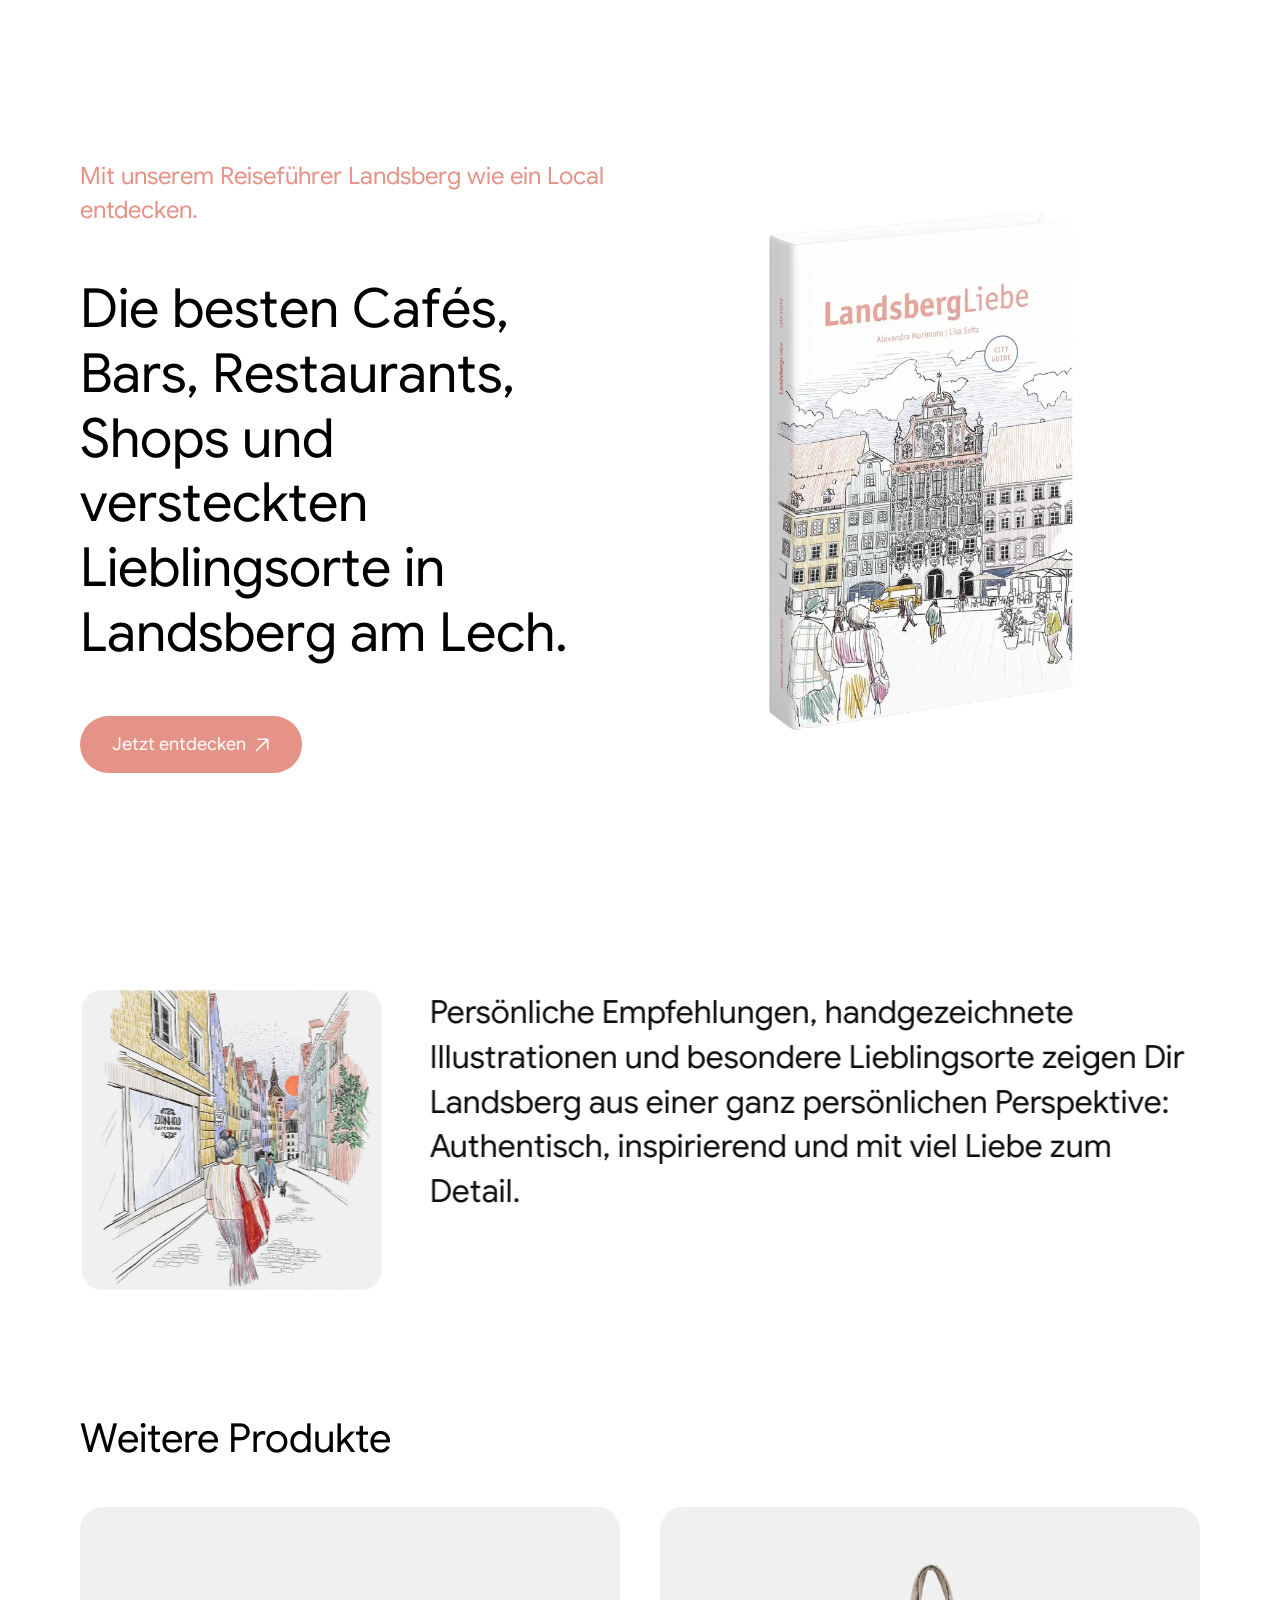
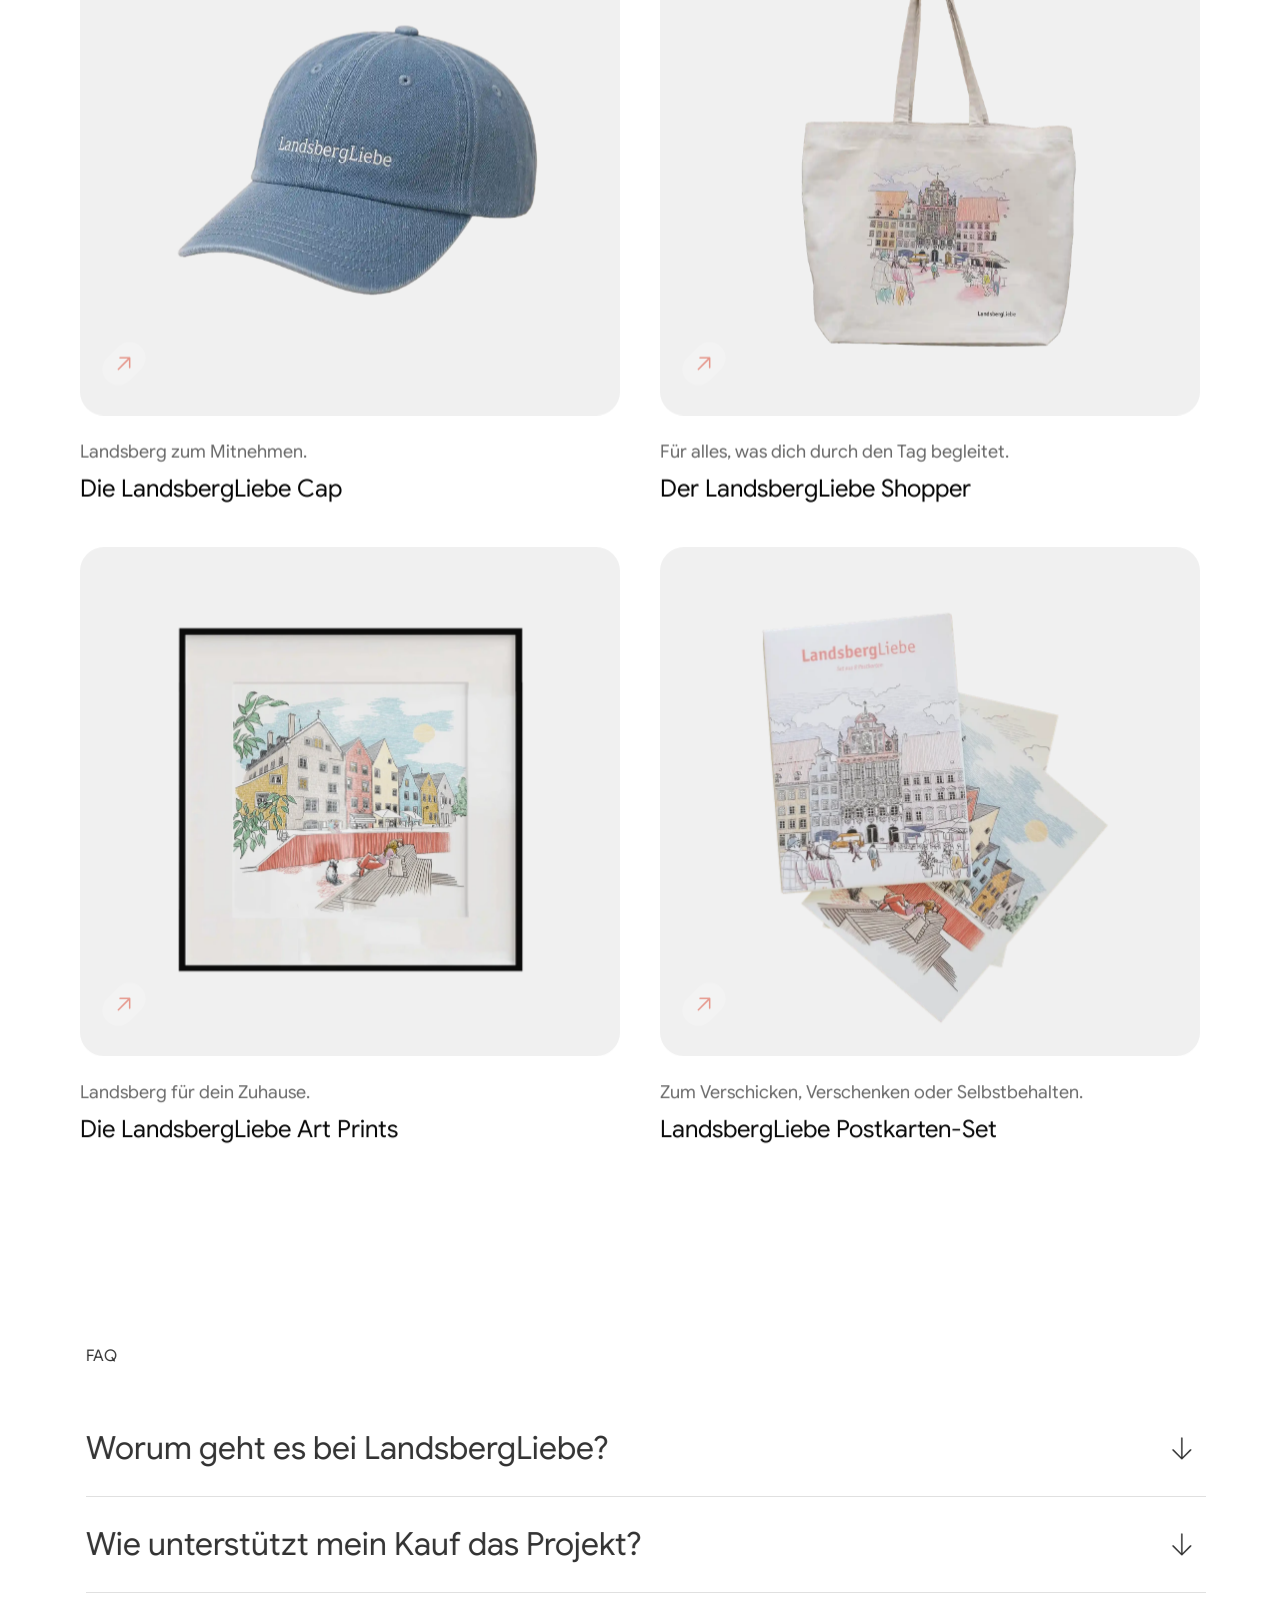
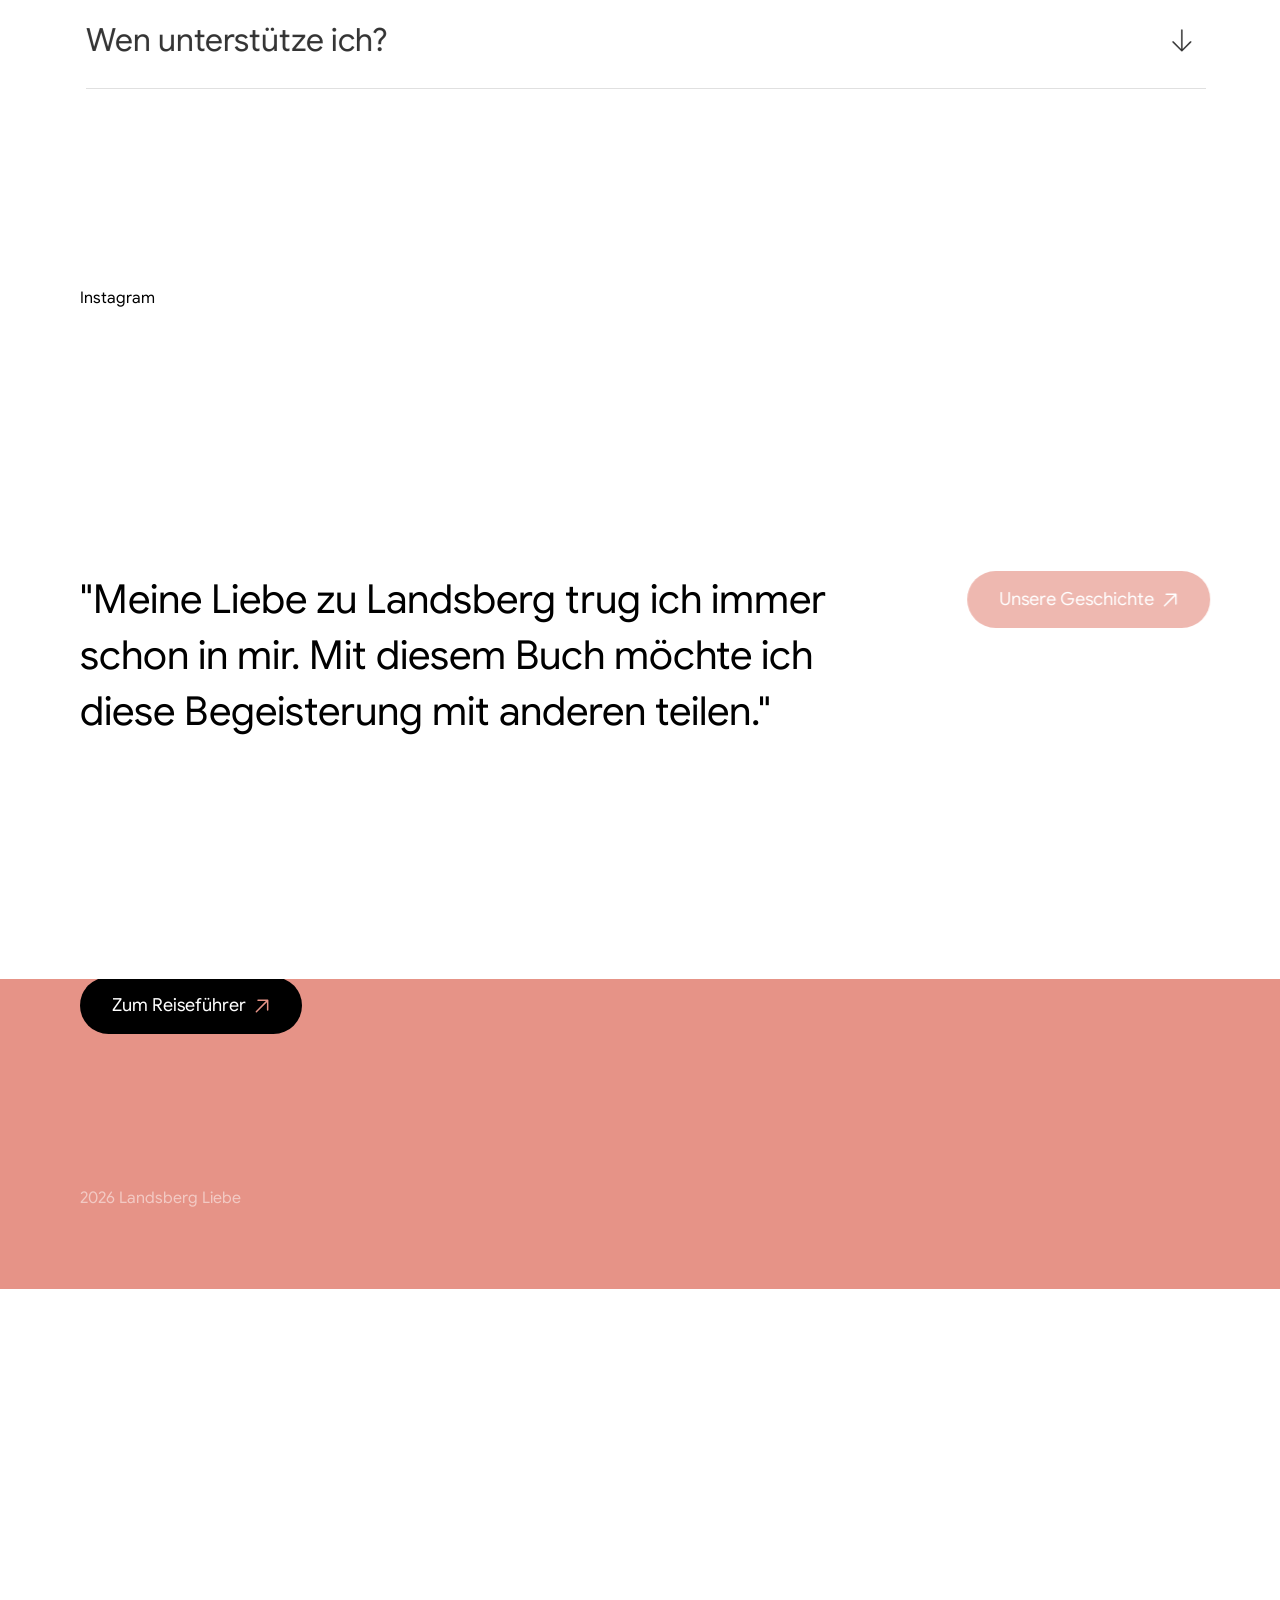
<file: index.html>
<!DOCTYPE html><!-- Made in Framer · framer.com ✨ --><!-- Published Oct 6, 2026, 12:11 PM UTC --><html lang="de"><head><style>
#__framer-badge-container,#__framer-template-badge-container,
a[href*="framer.com/templates"],a[href*="framer.com/marketplace"]{display:none!important;pointer-events:none!important;height:0!important;overflow:hidden!important}
</style><script>
(function(){
  // Detect file:// protocol — ES modules and root-relative URLs don't work on file://
  if(location.protocol==='file:'){
    document.addEventListener('DOMContentLoaded',function(){
      var isMac=navigator.platform.indexOf('Mac')!==-1;
      var isWin=navigator.platform.indexOf('Win')!==-1;
      var termName=isMac?'Terminal':isWin?'Command Prompt':'Terminal';
      var openCmd=isMac?'Press Cmd + Space, type "Terminal"':isWin?'Press Win + R, type "cmd"':'Open your terminal';
      var fp=decodeURIComponent(location.pathname);
      var dir=fp.substring(isWin?1:0,fp.lastIndexOf('/'));
      var cdPath='cd "'+dir+'"';
      var serveCmd='npx serve -l 8000';
      var d=document.createElement('div');
      d.style.cssText='position:fixed;inset:0;z-index:999999;background:#fff;display:flex;align-items:center;justify-content:center;font-family:-apple-system,system-ui,sans-serif;padding:32px;text-align:center';
      d.innerHTML='<div style="max-width:520px;text-align:left">'
        +'<h2 style="font-size:1.5rem;margin:0 0 8px;color:#111;text-align:center">This site needs a web server</h2>'
        +'<p style="color:#555;line-height:1.6;margin:0 0 20px;text-align:center;font-size:0.9rem">You opened this file directly. Follow these steps to preview it:</p>'
        +'<ol style="margin:0 0 20px;padding-left:20px;color:#333;line-height:2.2;font-size:0.88rem">'
        +'<li>Open <strong>'+termName+'</strong> <span style="color:#888">('+openCmd+')</span></li>'
        +'<li>Navigate to this folder: <code style="background:#f5f5f5;padding:2px 8px;border-radius:4px;font-size:0.82rem">'+cdPath+'</code></li>'
        +'<li>Start a local server: <code style="background:#f5f5f5;padding:2px 8px;border-radius:4px;font-size:0.82rem">'+serveCmd+'</code></li>'
        +'<li>Open <a href="http://localhost:8000" style="color:#2563eb;font-weight:500">http://localhost:8000</a> in your browser</li>'
        +'</ol>'
        +'<p style="color:#888;font-size:0.78rem;margin:0 0 6px;text-align:center">Requires <a href="https://nodejs.org" style="color:#2563eb" target="_blank">Node.js</a>. Or use Python: <code style="background:#f5f5f5;padding:2px 8px;border-radius:4px;font-size:0.78rem">'+(isWin?'python -m http.server 8000':'python3 -m http.server 8000')+'</code></p>'
        +'<p style="color:#888;font-size:0.78rem;margin:0;text-align:center">Press Ctrl+C in the terminal to stop the server when done.</p>'
        +'</div>';
      document.body.appendChild(d);
    });
    return;
  }
  var _f=window.fetch;
  window.fetch=function(u,o){
    // Extract URL string from string, URL object, or Request object
    var _us=typeof u==='string'?u:(u&&u.href?u.href:(u&&u.url?u.url:''));
    if(_us&&/events\.framer\.com/.test(_us))
      return Promise.resolve(new Response(''));
    // Handle .framercms range requests (cmsBackendCompression protocol).
    // Two distinct request shapes need separate handling:
    //
    //   1) ?range=from-to,from-to query param — older CDN-slicing protocol.
    //      Framer CDN extracts the ranges server-side and returns ONLY those
    //      bytes concatenated. Local server returns the full file, so we
    //      slice client-side and return the concatenated result.
    //
    //   2) Range: bytes=from-to,from-to HTTP header — current Framer SDK path
    //      (function Xe in chunk-AG6AYVB4.mjs). The SDK itself handles slicing
    //      on the 200-status path; on 206 it parses multipart/byteranges.
    //      Local servers (e.g. Python http.server) return 206 with the wrong
    //      Content-Type for multi-range requests, tripping the multipart parser
    //      with "Missing Content-Type header". Fix: strip the Range header,
    //      fetch the full file with status 200, and pass it through unchanged
    //      so the SDK takes its own slice path.
    if(_us&&_us.indexOf('.framercms')!==-1){
      try{
        var _OU=typeof _U!=='undefined'?_U:URL;
        var _p=new _OU(_us);
        var _rng=_p.searchParams.get('range');
        if(_rng){
          _p.searchParams.delete('range');
          _p.searchParams.delete('rangeHash');
          return _f.call(window,_p.href).then(function(r2){
            if(!r2.ok)return r2;
            return r2.arrayBuffer().then(function(buf){
              var d=new Uint8Array(buf);
              var parts=_rng.split(','),total=0,ranges=[];
              for(var i=0;i<parts.length;i++){
                var pp=parts[i].split('-');
                var from=parseInt(pp[0],10),to=parseInt(pp[1],10)+1;
                ranges.push({f:from,t:to});total+=to-from;
              }
              var result=new Uint8Array(total),off=0;
              for(var i=0;i<ranges.length;i++){
                var end=Math.min(ranges[i].t,d.length);
                result.set(d.subarray(ranges[i].f,end),off);
                off+=end-ranges[i].f;
              }
              return new Response(result.buffer,{status:200,headers:{'Content-Type':'application/octet-stream'}});
            });
          });
        }
        // No ?range= query param — check for a Range: HTTP header on the init
        // or Request object. If present, refetch without it so the local server
        // returns 200 + full file. The Framer SDK will slice it itself.
        var _hdrRange=null;
        try{
          if(o&&o.headers){
            if(typeof o.headers.get==='function') _hdrRange=o.headers.get('Range')||o.headers.get('range');
            else _hdrRange=o.headers.Range||o.headers.range;
          }
          if(!_hdrRange&&u&&typeof u==='object'&&u.headers&&typeof u.headers.get==='function'){
            _hdrRange=u.headers.get('Range')||u.headers.get('range');
          }
        }catch(_){}
        if(_hdrRange){
          var _init={};
          if(o){
            for(var _k in o){ if(_k!=='headers') _init[_k]=o[_k]; }
            if(o.headers){
              var _hh={};
              if(typeof o.headers.forEach==='function'){
                o.headers.forEach(function(v,k){ if(k.toLowerCase()!=='range') _hh[k]=v; });
              }else{
                for(var _k2 in o.headers){ if(_k2.toLowerCase()!=='range') _hh[_k2]=o.headers[_k2]; }
              }
              _init.headers=_hh;
            }
          }
          // Pass full response straight through — the SDK handles 200 by
          // slicing the buffer itself using its own range list.
          return _f.call(window,_us,_init);
        }
      }catch(e){}
    }
    return _f.apply(this,arguments);
  };
  // Patch URL constructor: our rewriting turns absolute CDN URLs into relative paths,
  // which breaks new URL(path, base) when the base is no longer absolute.
  // This catches the error and prepends location.origin to make relative bases work.
  var _U=URL;
  URL=function(u,b){
    try{return new _U(u,b)}catch(e){
      if(b&&typeof b==='string'&&!b.includes('://')){
        return new _U(u,location.origin+(b[0]==='/'?'':'/')+b);
      }
      throw e;
    }
  };
  URL.prototype=_U.prototype;
  URL.createObjectURL=_U.createObjectURL;
  URL.revokeObjectURL=_U.revokeObjectURL;
  // Remove marketplace/template CTA anchors.
  // Do NOT remove #__framer-badge-container or #__framer-template-badge-container —
  // Framer's script_main calls hydrateRoot() on those elements. Removing them
  // makes getElementById return null, triggering React error #405. The CSS
  // (CLEANUP_CSS + inline display:none) keeps them hidden without DOM removal.
  function _clean(){
    document.querySelectorAll('a[href*="framer.com/templates"],a[href*="framer.com/marketplace"]').forEach(function(a){
      var wrap=a.closest('[class*="-container"]');
      if(wrap&&wrap!==a.closest('[data-framer-name="Container"]')){wrap.remove();return;}
      a.remove();
    });
  }
  _clean();
  document.addEventListener('DOMContentLoaded',_clean);
  new MutationObserver(function(muts){
    for(var i=0;i<muts.length;i++){
      for(var j=0;j<muts[i].addedNodes.length;j++){
        var n=muts[i].addedNodes[j];
        if(n.nodeType!==1)continue;
        if(n.querySelector&&n.querySelector('a[href*="framer.com/marketplace"],a[href*="framer.com/templates"]')){_clean();}
      }
    }
  }).observe(document.documentElement,{childList:true,subtree:true});
})();
</script>
	<meta charset="utf-8">
	<meta name="viewport" content="width=device-width">
	<meta name="generator" content="Framer 4635c17">
	<title>LandsbergLiebe – Dein Reiseführer für Landsberg am Lech</title>
    <meta property="og:url" content="https://hilarious-work-663382.framer.app/"><meta name="description" content="Persönliche Empfehlungen, handgezeichnete Illustrationen und besondere Lieblingsorte zeigen Dir Landsberg aus einer ganz persönlichen Perspektive: Authentisch, inspirierend und mit viel Liebe zum Detail.">
    
    
    <meta name="framer-html-plugin" content="disable">
    <link href="/images/lZRfbpkXyYmv8LLtX9rcyJ7bFQ.png" rel="icon" media="(prefers-color-scheme: light)">
    <link href="/images/lZRfbpkXyYmv8LLtX9rcyJ7bFQ.png" rel="icon" media="(prefers-color-scheme: dark)">
    <link rel="apple-touch-icon" href="/images/lZRfbpkXyYmv8LLtX9rcyJ7bFQ.png">
    <!-- Open Graph -->
    <meta property="og:type" content="website">
    <meta property="og:title" content="LandsbergLiebe – Dein Reiseführer für Landsberg am Lech">
    <meta property="og:description" content="Persönliche Empfehlungen, handgezeichnete Illustrationen und besondere Lieblingsorte zeigen Dir Landsberg aus einer ganz persönlichen Perspektive: Authentisch, inspirierend und mit viel Liebe zum Detail.">
    <meta property="og:image" content="/assets/YVTjo7DMEL1c4x8ipq6iVytCA.png">
    <!-- X -->
    <meta name="twitter:card" content="summary_large_image">
    <meta name="twitter:title" content="LandsbergLiebe – Dein Reiseführer für Landsberg am Lech">
    <meta name="twitter:description" content="Persönliche Empfehlungen, handgezeichnete Illustrationen und besondere Lieblingsorte zeigen Dir Landsberg aus einer ganz persönlichen Perspektive: Authentisch, inspirierend und mit viel Liebe zum Detail.">
    <meta name="twitter:image" content="/assets/YVTjo7DMEL1c4x8ipq6iVytCA.png">
	
	
	
	
	<!-- Start of headStart -->
    
    <!-- End of headStart -->
	
	<style data-framer-font-css="">/* armenian */
@font-face {
  font-family: 'Google Sans';
  font-style: italic;
  font-weight: 400;
  font-display: swap;
  src: url(/fonts/ff603d19_4UairENHsxJlGDuGo1OIlL3L2JB874GPhFI9_IqmuRqGpjeaLi42kO8QvnQkr74vu-A.woff2) format('woff2');
  unicode-range: U+0308, U+0530-058F, U+2010, U+2024, U+25CC, U+FB13-FB17;
}
/* bengali */
@font-face {
  font-family: 'Google Sans';
  font-style: italic;
  font-weight: 400;
  font-display: swap;
  src: url(/fonts/8d7a2fe2_4UairENHsxJlGDuGo1OIlL3L2JB874GPhFI9_IqmuRqGpjeaLi42kO8QvnQkrb4vu-A.woff2) format('woff2');
  unicode-range: U+0951-0952, U+0964-0965, U+0980-09FE, U+1CD0, U+1CD2, U+1CD5-1CD6, U+1CD8, U+1CE1, U+1CEA, U+1CED, U+1CF2, U+1CF5-1CF7, U+200C-200D, U+20B9, U+25CC, U+A8F1, U+11DF0-11DF1;
}
/* canadian-aboriginal */
@font-face {
  font-family: 'Google Sans';
  font-style: italic;
  font-weight: 400;
  font-display: swap;
  src: url(/fonts/9523def0_4UairENHsxJlGDuGo1OIlL3L2JB874GPhFI9_IqmuRqGpjeaLi42kO8QvnQkkL4vu-A.woff2) format('woff2');
  unicode-range: U+02C7, U+02D8-02D9, U+02DB, U+0307, U+1400-167F, U+18B0-18F5, U+25CC, U+11AB0-11ABF;
}
/* cyrillic-ext */
@font-face {
  font-family: 'Google Sans';
  font-style: italic;
  font-weight: 400;
  font-display: swap;
  src: url(/fonts/1b54ca8d_4UairENHsxJlGDuGo1OIlL3L2JB874GPhFI9_IqmuRqGpjeaLi42kO8QvnQksr4vu-A.woff2) format('woff2');
  unicode-range: U+0460-052F, U+1C80-1C8A, U+20B4, U+2DE0-2DFF, U+A640-A69F, U+FE2E-FE2F;
}
/* cyrillic */
@font-face {
  font-family: 'Google Sans';
  font-style: italic;
  font-weight: 400;
  font-display: swap;
  src: url(/fonts/634874ed_4UairENHsxJlGDuGo1OIlL3L2JB874GPhFI9_IqmuRqGpjeaLi42kO8QvnQku74vu-A.woff2) format('woff2');
  unicode-range: U+0301, U+0400-045F, U+0490-0491, U+04B0-04B1, U+2116;
}
/* devanagari */
@font-face {
  font-family: 'Google Sans';
  font-style: italic;
  font-weight: 400;
  font-display: swap;
  src: url(/fonts/486e0e65_4UairENHsxJlGDuGo1OIlL3L2JB874GPhFI9_IqmuRqGpjeaLi42kO8QvnQkvr4vu-A.woff2) format('woff2');
  unicode-range: U+0900-097F, U+1CD0-1CF4, U+1CF7-1CF9, U+200C-200D, U+20A8, U+20B9, U+20F0, U+25CC, U+A830-A839, U+A8E0-A8FF, U+11B00-11B0A;
}
/* ethiopic */
@font-face {
  font-family: 'Google Sans';
  font-style: italic;
  font-weight: 400;
  font-display: swap;
  src: url(/fonts/d85f602b_4UairENHsxJlGDuGo1OIlL3L2JB874GPhFI9_IqmuRqGpjeaLi42kO8QvnQkrr4vu-A.woff2) format('woff2');
  unicode-range: U+030E, U+1200-1399, U+2D80-2DDE, U+AB01-AB2E, U+1E7E0-1E7E6, U+1E7E8-1E7EB, U+1E7ED-1E7EE, U+1E7F0-1E7FE;
}
/* georgian */
@font-face {
  font-family: 'Google Sans';
  font-style: italic;
  font-weight: 400;
  font-display: swap;
  src: url(/fonts/d9640ff7_4UairENHsxJlGDuGo1OIlL3L2JB874GPhFI9_IqmuRqGpjeaLi42kO8QvnQkoL4vu-A.woff2) format('woff2');
  unicode-range: U+0589, U+10A0-10FF, U+1C90-1CBA, U+1CBD-1CBF, U+205A, U+2D00-2D2F, U+2E31;
}
/* greek-ext */
@font-face {
  font-family: 'Google Sans';
  font-style: italic;
  font-weight: 400;
  font-display: swap;
  src: url(/fonts/86a4f1f7_4UairENHsxJlGDuGo1OIlL3L2JB874GPhFI9_IqmuRqGpjeaLi42kO8QvnQks74vu-A.woff2) format('woff2');
  unicode-range: U+1F00-1FFF;
}
/* greek */
@font-face {
  font-family: 'Google Sans';
  font-style: italic;
  font-weight: 400;
  font-display: swap;
  src: url(/fonts/f1d310de_4UairENHsxJlGDuGo1OIlL3L2JB874GPhFI9_IqmuRqGpjeaLi42kO8QvnQkvL4vu-A.woff2) format('woff2');
  unicode-range: U+0370-0377, U+037A-037F, U+0384-038A, U+038C, U+038E-03A1, U+03A3-03FF;
}
/* gujarati */
@font-face {
  font-family: 'Google Sans';
  font-style: italic;
  font-weight: 400;
  font-display: swap;
  src: url(/fonts/21a4aeca_4UairENHsxJlGDuGo1OIlL3L2JB874GPhFI9_IqmuRqGpjeaLi42kO8QvnQkpL4vu-A.woff2) format('woff2');
  unicode-range: U+0951-0952, U+0964-0965, U+0A80-0AFF, U+200C-200D, U+20B9, U+25CC, U+A830-A839;
}
/* gurmukhi */
@font-face {
  font-family: 'Google Sans';
  font-style: italic;
  font-weight: 400;
  font-display: swap;
  src: url(/fonts/f82759a4_4UairENHsxJlGDuGo1OIlL3L2JB874GPhFI9_IqmuRqGpjeaLi42kO8QvnQknL4vu-A.woff2) format('woff2');
  unicode-range: U+0951-0952, U+0964-0965, U+0A01-0A76, U+200C-200D, U+20B9, U+25CC, U+262C, U+A830-A839;
}
/* hebrew */
@font-face {
  font-family: 'Google Sans';
  font-style: italic;
  font-weight: 400;
  font-display: swap;
  src: url(/fonts/8a9d6d65_4UairENHsxJlGDuGo1OIlL3L2JB874GPhFI9_IqmuRqGpjeaLi42kO8QvnQkvb4vu-A.woff2) format('woff2');
  unicode-range: U+0307-0308, U+0590-05FF, U+200C-2010, U+20AA, U+25CC, U+FB1D-FB4F;
}
/* khmer */
@font-face {
  font-family: 'Google Sans';
  font-style: italic;
  font-weight: 400;
  font-display: swap;
  src: url(/fonts/3b9cbdb6_4UairENHsxJlGDuGo1OIlL3L2JB874GPhFI9_IqmuRqGpjeaLi42kO8QvnQktL4vu-A.woff2) format('woff2');
  unicode-range: U+1780-17FF, U+19E0-19FF, U+200C-200D, U+25CC;
}
/* lao */
@font-face {
  font-family: 'Google Sans';
  font-style: italic;
  font-weight: 400;
  font-display: swap;
  src: url(/fonts/b2b5a55e_4UairENHsxJlGDuGo1OIlL3L2JB874GPhFI9_IqmuRqGpjeaLi42kO8QvnQktr4vu-A.woff2) format('woff2');
  unicode-range: U+0E81-0EDF, U+200C-200D, U+25CC;
}
/* malayalam */
@font-face {
  font-family: 'Google Sans';
  font-style: italic;
  font-weight: 400;
  font-display: swap;
  src: url(/fonts/2c58646b_4UairENHsxJlGDuGo1OIlL3L2JB874GPhFI9_IqmuRqGpjeaLi42kO8QvnQkp74vu-A.woff2) format('woff2');
  unicode-range: U+0307, U+0323, U+0951-0952, U+0964-0965, U+0B83, U+0D00-0D7F, U+1CDA, U+1CF2, U+200C-200D, U+20B9, U+25CC, U+A830-A832;
}
/* oriya */
@font-face {
  font-family: 'Google Sans';
  font-style: italic;
  font-weight: 400;
  font-display: swap;
  src: url(/fonts/d476f7a5_4UairENHsxJlGDuGo1OIlL3L2JB874GPhFI9_IqmuRqGpjeaLi42kO8QvnQkpr4vu-A.woff2) format('woff2');
  unicode-range: U+0951-0952, U+0964-0965, U+0B01-0B77, U+1CDA, U+1CF2, U+200C-200D, U+20B9, U+25CC;
}
/* sinhala */
@font-face {
  font-family: 'Google Sans';
  font-style: italic;
  font-weight: 400;
  font-display: swap;
  src: url(/fonts/a516983c_4UairENHsxJlGDuGo1OIlL3L2JB874GPhFI9_IqmuRqGpjeaLi42kO8QvnQkor4vu-A.woff2) format('woff2');
  unicode-range: U+0964-0965, U+0D81-0DF4, U+1CF2, U+200C-200D, U+25CC, U+111E1-111F4;
}
/* symbols */
@font-face {
  font-family: 'Google Sans';
  font-style: italic;
  font-weight: 400;
  font-display: swap;
  src: url(/fonts/1f51441c_4UairENHsxJlGDuGo1OIlL3L2JB874GPhFI9_IqmuRqGpjeaLi42kO8QvnQk0b4vu-A.woff2) format('woff2');
  unicode-range: U+0001-000C, U+000E-001F, U+007F-009F, U+20DD-20E0, U+20E2-20E4, U+2150-218F, U+2190, U+2192, U+2194-2199, U+21AF, U+21E6-21F0, U+21F3, U+2218-2219, U+2299, U+22C4-22C6, U+2300-243F, U+2440-244A, U+2460-24FF, U+25A0-27BF, U+2800-28FF, U+2921-2922, U+2981, U+29BF, U+29EB, U+2B00-2BFF, U+4DC0-4DFF, U+FFF9-FFFB, U+10140-1018E, U+10190-1019C, U+101A0, U+101D0-101FD, U+102E0-102FB, U+10E60-10E7E, U+1D2C0-1D2D3, U+1D2E0-1D37F, U+1F000-1F0FF, U+1F100-1F1AE, U+1F1E6-1F1FF, U+1F30D-1F30F, U+1F315, U+1F31C, U+1F31E, U+1F320-1F32C, U+1F336, U+1F378, U+1F37D, U+1F382, U+1F393-1F39F, U+1F3A7-1F3A8, U+1F3AC-1F3AF, U+1F3C2, U+1F3C4-1F3C6, U+1F3CA-1F3CE, U+1F3D4-1F3E0, U+1F3ED, U+1F3F1-1F3F3, U+1F3F5-1F3F7, U+1F408, U+1F415, U+1F41F, U+1F426, U+1F43F, U+1F441-1F442, U+1F444, U+1F446-1F449, U+1F44C-1F44E, U+1F453, U+1F46A, U+1F47D, U+1F4A3, U+1F4B0, U+1F4B3, U+1F4B9, U+1F4BB, U+1F4BF, U+1F4C8-1F4CB, U+1F4D6, U+1F4DA, U+1F4DF, U+1F4E3-1F4E6, U+1F4EA-1F4ED, U+1F4F7, U+1F4F9-1F4FB, U+1F4FD-1F4FE, U+1F503, U+1F507-1F50B, U+1F50D, U+1F512-1F513, U+1F53E-1F54A, U+1F54F-1F5FA, U+1F610, U+1F650-1F67F, U+1F687, U+1F68D, U+1F691, U+1F694, U+1F698, U+1F6AD, U+1F6B2, U+1F6B9-1F6BA, U+1F6BC, U+1F6C6-1F6CF, U+1F6D3-1F6D7, U+1F6E0-1F6EA, U+1F6F0-1F6F3, U+1F6F7-1F6FC, U+1F700-1F80B, U+1F810-1F847, U+1F850-1F859, U+1F860-1F887, U+1F890-1F8AD, U+1F8B0-1F8BB, U+1F8C0-1F8C1, U+1F8D0-1F8D8, U+1F900-1F90B, U+1F93B, U+1F946, U+1F984, U+1F996, U+1F9E9, U+1FA00-1FA6F, U+1FA70-1FA7C, U+1FA80-1FAC6, U+1FAC8, U+1FACC-1FADD, U+1FADF-1FAEB, U+1FAEF-1FAFA, U+1FB00-1FBFF;
}
/* tamil */
@font-face {
  font-family: 'Google Sans';
  font-style: italic;
  font-weight: 400;
  font-display: swap;
  src: url(/fonts/5cf00474_4UairENHsxJlGDuGo1OIlL3L2JB874GPhFI9_IqmuRqGpjeaLi42kO8QvnQkqb4vu-A.woff2) format('woff2');
  unicode-range: U+0964-0965, U+0B82-0BFA, U+200C-200D, U+20B9, U+25CC;
}
/* telugu */
@font-face {
  font-family: 'Google Sans';
  font-style: italic;
  font-weight: 400;
  font-display: swap;
  src: url(/fonts/d98bb0da_4UairENHsxJlGDuGo1OIlL3L2JB874GPhFI9_IqmuRqGpjeaLi42kO8QvnQko74vu-A.woff2) format('woff2');
  unicode-range: U+0951-0952, U+0964-0965, U+0B83, U+0C00-0C7F, U+1CD5-1CD6, U+1CD8, U+1CDA, U+1CF2, U+200C-200D, U+25CC;
}
/* thai */
@font-face {
  font-family: 'Google Sans';
  font-style: italic;
  font-weight: 400;
  font-display: swap;
  src: url(/fonts/27810297_4UairENHsxJlGDuGo1OIlL3L2JB874GPhFI9_IqmuRqGpjeaLi42kO8QvnQkq74vu-A.woff2) format('woff2');
  unicode-range: U+02D7, U+0303, U+0331, U+0E01-0E5B, U+200C-200D, U+25CC;
}
/* vietnamese */
@font-face {
  font-family: 'Google Sans';
  font-style: italic;
  font-weight: 400;
  font-display: swap;
  src: url(/fonts/ac41d69e_4UairENHsxJlGDuGo1OIlL3L2JB874GPhFI9_IqmuRqGpjeaLi42kO8QvnQksL4vu-A.woff2) format('woff2');
  unicode-range: U+0102-0103, U+0110-0111, U+0128-0129, U+0168-0169, U+01A0-01A1, U+01AF-01B0, U+0300-0301, U+0303-0304, U+0308-0309, U+0323, U+0329, U+1EA0-1EF9, U+20AB;
}
/* latin-ext */
@font-face {
  font-family: 'Google Sans';
  font-style: italic;
  font-weight: 400;
  font-display: swap;
  src: url(/fonts/194c0d49_4UairENHsxJlGDuGo1OIlL3L2JB874GPhFI9_IqmuRqGpjeaLi42kO8QvnQksb4vu-A.woff2) format('woff2');
  unicode-range: U+0100-02BA, U+02BD-02C5, U+02C7-02CC, U+02CE-02D7, U+02DD-02FF, U+0304, U+0308, U+0329, U+1D00-1DBF, U+1E00-1E9F, U+1EF2-1EFF, U+2020, U+20A0-20AB, U+20AD-20C4, U+2113, U+2C60-2C7F, U+A720-A7FF;
}
/* latin */
@font-face {
  font-family: 'Google Sans';
  font-style: italic;
  font-weight: 400;
  font-display: swap;
  src: url(/fonts/567b3396_4UairENHsxJlGDuGo1OIlL3L2JB874GPhFI9_IqmuRqGpjeaLi42kO8QvnQkv74v.woff2) format('woff2');
  unicode-range: U+0000-00FF, U+0131, U+0152-0153, U+02BB-02BC, U+02C6, U+02DA, U+02DC, U+0304, U+0308, U+0329, U+2000-206F, U+20AC, U+2122, U+2191, U+2193, U+2212, U+2215, U+FEFF, U+FFFD;
}
/* armenian */
@font-face {
  font-family: 'Google Sans';
  font-style: italic;
  font-weight: 700;
  font-display: swap;
  src: url(/fonts/ff603d19_4UairENHsxJlGDuGo1OIlL3L2JB874GPhFI9_IqmuRqGpjeaLi42kO8QvnQkr74vu-A.woff2) format('woff2');
  unicode-range: U+0308, U+0530-058F, U+2010, U+2024, U+25CC, U+FB13-FB17;
}
/* bengali */
@font-face {
  font-family: 'Google Sans';
  font-style: italic;
  font-weight: 700;
  font-display: swap;
  src: url(/fonts/8d7a2fe2_4UairENHsxJlGDuGo1OIlL3L2JB874GPhFI9_IqmuRqGpjeaLi42kO8QvnQkrb4vu-A.woff2) format('woff2');
  unicode-range: U+0951-0952, U+0964-0965, U+0980-09FE, U+1CD0, U+1CD2, U+1CD5-1CD6, U+1CD8, U+1CE1, U+1CEA, U+1CED, U+1CF2, U+1CF5-1CF7, U+200C-200D, U+20B9, U+25CC, U+A8F1, U+11DF0-11DF1;
}
/* canadian-aboriginal */
@font-face {
  font-family: 'Google Sans';
  font-style: italic;
  font-weight: 700;
  font-display: swap;
  src: url(/fonts/9523def0_4UairENHsxJlGDuGo1OIlL3L2JB874GPhFI9_IqmuRqGpjeaLi42kO8QvnQkkL4vu-A.woff2) format('woff2');
  unicode-range: U+02C7, U+02D8-02D9, U+02DB, U+0307, U+1400-167F, U+18B0-18F5, U+25CC, U+11AB0-11ABF;
}
/* cyrillic-ext */
@font-face {
  font-family: 'Google Sans';
  font-style: italic;
  font-weight: 700;
  font-display: swap;
  src: url(/fonts/1b54ca8d_4UairENHsxJlGDuGo1OIlL3L2JB874GPhFI9_IqmuRqGpjeaLi42kO8QvnQksr4vu-A.woff2) format('woff2');
  unicode-range: U+0460-052F, U+1C80-1C8A, U+20B4, U+2DE0-2DFF, U+A640-A69F, U+FE2E-FE2F;
}
/* cyrillic */
@font-face {
  font-family: 'Google Sans';
  font-style: italic;
  font-weight: 700;
  font-display: swap;
  src: url(/fonts/634874ed_4UairENHsxJlGDuGo1OIlL3L2JB874GPhFI9_IqmuRqGpjeaLi42kO8QvnQku74vu-A.woff2) format('woff2');
  unicode-range: U+0301, U+0400-045F, U+0490-0491, U+04B0-04B1, U+2116;
}
/* devanagari */
@font-face {
  font-family: 'Google Sans';
  font-style: italic;
  font-weight: 700;
  font-display: swap;
  src: url(/fonts/486e0e65_4UairENHsxJlGDuGo1OIlL3L2JB874GPhFI9_IqmuRqGpjeaLi42kO8QvnQkvr4vu-A.woff2) format('woff2');
  unicode-range: U+0900-097F, U+1CD0-1CF4, U+1CF7-1CF9, U+200C-200D, U+20A8, U+20B9, U+20F0, U+25CC, U+A830-A839, U+A8E0-A8FF, U+11B00-11B0A;
}
/* ethiopic */
@font-face {
  font-family: 'Google Sans';
  font-style: italic;
  font-weight: 700;
  font-display: swap;
  src: url(/fonts/d85f602b_4UairENHsxJlGDuGo1OIlL3L2JB874GPhFI9_IqmuRqGpjeaLi42kO8QvnQkrr4vu-A.woff2) format('woff2');
  unicode-range: U+030E, U+1200-1399, U+2D80-2DDE, U+AB01-AB2E, U+1E7E0-1E7E6, U+1E7E8-1E7EB, U+1E7ED-1E7EE, U+1E7F0-1E7FE;
}
/* georgian */
@font-face {
  font-family: 'Google Sans';
  font-style: italic;
  font-weight: 700;
  font-display: swap;
  src: url(/fonts/d9640ff7_4UairENHsxJlGDuGo1OIlL3L2JB874GPhFI9_IqmuRqGpjeaLi42kO8QvnQkoL4vu-A.woff2) format('woff2');
  unicode-range: U+0589, U+10A0-10FF, U+1C90-1CBA, U+1CBD-1CBF, U+205A, U+2D00-2D2F, U+2E31;
}
/* greek-ext */
@font-face {
  font-family: 'Google Sans';
  font-style: italic;
  font-weight: 700;
  font-display: swap;
  src: url(/fonts/86a4f1f7_4UairENHsxJlGDuGo1OIlL3L2JB874GPhFI9_IqmuRqGpjeaLi42kO8QvnQks74vu-A.woff2) format('woff2');
  unicode-range: U+1F00-1FFF;
}
/* greek */
@font-face {
  font-family: 'Google Sans';
  font-style: italic;
  font-weight: 700;
  font-display: swap;
  src: url(/fonts/f1d310de_4UairENHsxJlGDuGo1OIlL3L2JB874GPhFI9_IqmuRqGpjeaLi42kO8QvnQkvL4vu-A.woff2) format('woff2');
  unicode-range: U+0370-0377, U+037A-037F, U+0384-038A, U+038C, U+038E-03A1, U+03A3-03FF;
}
/* gujarati */
@font-face {
  font-family: 'Google Sans';
  font-style: italic;
  font-weight: 700;
  font-display: swap;
  src: url(/fonts/21a4aeca_4UairENHsxJlGDuGo1OIlL3L2JB874GPhFI9_IqmuRqGpjeaLi42kO8QvnQkpL4vu-A.woff2) format('woff2');
  unicode-range: U+0951-0952, U+0964-0965, U+0A80-0AFF, U+200C-200D, U+20B9, U+25CC, U+A830-A839;
}
/* gurmukhi */
@font-face {
  font-family: 'Google Sans';
  font-style: italic;
  font-weight: 700;
  font-display: swap;
  src: url(/fonts/f82759a4_4UairENHsxJlGDuGo1OIlL3L2JB874GPhFI9_IqmuRqGpjeaLi42kO8QvnQknL4vu-A.woff2) format('woff2');
  unicode-range: U+0951-0952, U+0964-0965, U+0A01-0A76, U+200C-200D, U+20B9, U+25CC, U+262C, U+A830-A839;
}
/* hebrew */
@font-face {
  font-family: 'Google Sans';
  font-style: italic;
  font-weight: 700;
  font-display: swap;
  src: url(/fonts/8a9d6d65_4UairENHsxJlGDuGo1OIlL3L2JB874GPhFI9_IqmuRqGpjeaLi42kO8QvnQkvb4vu-A.woff2) format('woff2');
  unicode-range: U+0307-0308, U+0590-05FF, U+200C-2010, U+20AA, U+25CC, U+FB1D-FB4F;
}
/* khmer */
@font-face {
  font-family: 'Google Sans';
  font-style: italic;
  font-weight: 700;
  font-display: swap;
  src: url(/fonts/3b9cbdb6_4UairENHsxJlGDuGo1OIlL3L2JB874GPhFI9_IqmuRqGpjeaLi42kO8QvnQktL4vu-A.woff2) format('woff2');
  unicode-range: U+1780-17FF, U+19E0-19FF, U+200C-200D, U+25CC;
}
/* lao */
@font-face {
  font-family: 'Google Sans';
  font-style: italic;
  font-weight: 700;
  font-display: swap;
  src: url(/fonts/b2b5a55e_4UairENHsxJlGDuGo1OIlL3L2JB874GPhFI9_IqmuRqGpjeaLi42kO8QvnQktr4vu-A.woff2) format('woff2');
  unicode-range: U+0E81-0EDF, U+200C-200D, U+25CC;
}
/* malayalam */
@font-face {
  font-family: 'Google Sans';
  font-style: italic;
  font-weight: 700;
  font-display: swap;
  src: url(/fonts/2c58646b_4UairENHsxJlGDuGo1OIlL3L2JB874GPhFI9_IqmuRqGpjeaLi42kO8QvnQkp74vu-A.woff2) format('woff2');
  unicode-range: U+0307, U+0323, U+0951-0952, U+0964-0965, U+0B83, U+0D00-0D7F, U+1CDA, U+1CF2, U+200C-200D, U+20B9, U+25CC, U+A830-A832;
}
/* oriya */
@font-face {
  font-family: 'Google Sans';
  font-style: italic;
  font-weight: 700;
  font-display: swap;
  src: url(/fonts/d476f7a5_4UairENHsxJlGDuGo1OIlL3L2JB874GPhFI9_IqmuRqGpjeaLi42kO8QvnQkpr4vu-A.woff2) format('woff2');
  unicode-range: U+0951-0952, U+0964-0965, U+0B01-0B77, U+1CDA, U+1CF2, U+200C-200D, U+20B9, U+25CC;
}
/* sinhala */
@font-face {
  font-family: 'Google Sans';
  font-style: italic;
  font-weight: 700;
  font-display: swap;
  src: url(/fonts/a516983c_4UairENHsxJlGDuGo1OIlL3L2JB874GPhFI9_IqmuRqGpjeaLi42kO8QvnQkor4vu-A.woff2) format('woff2');
  unicode-range: U+0964-0965, U+0D81-0DF4, U+1CF2, U+200C-200D, U+25CC, U+111E1-111F4;
}
/* symbols */
@font-face {
  font-family: 'Google Sans';
  font-style: italic;
  font-weight: 700;
  font-display: swap;
  src: url(/fonts/1f51441c_4UairENHsxJlGDuGo1OIlL3L2JB874GPhFI9_IqmuRqGpjeaLi42kO8QvnQk0b4vu-A.woff2) format('woff2');
  unicode-range: U+0001-000C, U+000E-001F, U+007F-009F, U+20DD-20E0, U+20E2-20E4, U+2150-218F, U+2190, U+2192, U+2194-2199, U+21AF, U+21E6-21F0, U+21F3, U+2218-2219, U+2299, U+22C4-22C6, U+2300-243F, U+2440-244A, U+2460-24FF, U+25A0-27BF, U+2800-28FF, U+2921-2922, U+2981, U+29BF, U+29EB, U+2B00-2BFF, U+4DC0-4DFF, U+FFF9-FFFB, U+10140-1018E, U+10190-1019C, U+101A0, U+101D0-101FD, U+102E0-102FB, U+10E60-10E7E, U+1D2C0-1D2D3, U+1D2E0-1D37F, U+1F000-1F0FF, U+1F100-1F1AE, U+1F1E6-1F1FF, U+1F30D-1F30F, U+1F315, U+1F31C, U+1F31E, U+1F320-1F32C, U+1F336, U+1F378, U+1F37D, U+1F382, U+1F393-1F39F, U+1F3A7-1F3A8, U+1F3AC-1F3AF, U+1F3C2, U+1F3C4-1F3C6, U+1F3CA-1F3CE, U+1F3D4-1F3E0, U+1F3ED, U+1F3F1-1F3F3, U+1F3F5-1F3F7, U+1F408, U+1F415, U+1F41F, U+1F426, U+1F43F, U+1F441-1F442, U+1F444, U+1F446-1F449, U+1F44C-1F44E, U+1F453, U+1F46A, U+1F47D, U+1F4A3, U+1F4B0, U+1F4B3, U+1F4B9, U+1F4BB, U+1F4BF, U+1F4C8-1F4CB, U+1F4D6, U+1F4DA, U+1F4DF, U+1F4E3-1F4E6, U+1F4EA-1F4ED, U+1F4F7, U+1F4F9-1F4FB, U+1F4FD-1F4FE, U+1F503, U+1F507-1F50B, U+1F50D, U+1F512-1F513, U+1F53E-1F54A, U+1F54F-1F5FA, U+1F610, U+1F650-1F67F, U+1F687, U+1F68D, U+1F691, U+1F694, U+1F698, U+1F6AD, U+1F6B2, U+1F6B9-1F6BA, U+1F6BC, U+1F6C6-1F6CF, U+1F6D3-1F6D7, U+1F6E0-1F6EA, U+1F6F0-1F6F3, U+1F6F7-1F6FC, U+1F700-1F80B, U+1F810-1F847, U+1F850-1F859, U+1F860-1F887, U+1F890-1F8AD, U+1F8B0-1F8BB, U+1F8C0-1F8C1, U+1F8D0-1F8D8, U+1F900-1F90B, U+1F93B, U+1F946, U+1F984, U+1F996, U+1F9E9, U+1FA00-1FA6F, U+1FA70-1FA7C, U+1FA80-1FAC6, U+1FAC8, U+1FACC-1FADD, U+1FADF-1FAEB, U+1FAEF-1FAFA, U+1FB00-1FBFF;
}
/* tamil */
@font-face {
  font-family: 'Google Sans';
  font-style: italic;
  font-weight: 700;
  font-display: swap;
  src: url(/fonts/5cf00474_4UairENHsxJlGDuGo1OIlL3L2JB874GPhFI9_IqmuRqGpjeaLi42kO8QvnQkqb4vu-A.woff2) format('woff2');
  unicode-range: U+0964-0965, U+0B82-0BFA, U+200C-200D, U+20B9, U+25CC;
}
/* telugu */
@font-face {
  font-family: 'Google Sans';
  font-style: italic;
  font-weight: 700;
  font-display: swap;
  src: url(/fonts/d98bb0da_4UairENHsxJlGDuGo1OIlL3L2JB874GPhFI9_IqmuRqGpjeaLi42kO8QvnQko74vu-A.woff2) format('woff2');
  unicode-range: U+0951-0952, U+0964-0965, U+0B83, U+0C00-0C7F, U+1CD5-1CD6, U+1CD8, U+1CDA, U+1CF2, U+200C-200D, U+25CC;
}
/* thai */
@font-face {
  font-family: 'Google Sans';
  font-style: italic;
  font-weight: 700;
  font-display: swap;
  src: url(/fonts/27810297_4UairENHsxJlGDuGo1OIlL3L2JB874GPhFI9_IqmuRqGpjeaLi42kO8QvnQkq74vu-A.woff2) format('woff2');
  unicode-range: U+02D7, U+0303, U+0331, U+0E01-0E5B, U+200C-200D, U+25CC;
}
/* vietnamese */
@font-face {
  font-family: 'Google Sans';
  font-style: italic;
  font-weight: 700;
  font-display: swap;
  src: url(/fonts/ac41d69e_4UairENHsxJlGDuGo1OIlL3L2JB874GPhFI9_IqmuRqGpjeaLi42kO8QvnQksL4vu-A.woff2) format('woff2');
  unicode-range: U+0102-0103, U+0110-0111, U+0128-0129, U+0168-0169, U+01A0-01A1, U+01AF-01B0, U+0300-0301, U+0303-0304, U+0308-0309, U+0323, U+0329, U+1EA0-1EF9, U+20AB;
}
/* latin-ext */
@font-face {
  font-family: 'Google Sans';
  font-style: italic;
  font-weight: 700;
  font-display: swap;
  src: url(/fonts/194c0d49_4UairENHsxJlGDuGo1OIlL3L2JB874GPhFI9_IqmuRqGpjeaLi42kO8QvnQksb4vu-A.woff2) format('woff2');
  unicode-range: U+0100-02BA, U+02BD-02C5, U+02C7-02CC, U+02CE-02D7, U+02DD-02FF, U+0304, U+0308, U+0329, U+1D00-1DBF, U+1E00-1E9F, U+1EF2-1EFF, U+2020, U+20A0-20AB, U+20AD-20C4, U+2113, U+2C60-2C7F, U+A720-A7FF;
}
/* latin */
@font-face {
  font-family: 'Google Sans';
  font-style: italic;
  font-weight: 700;
  font-display: swap;
  src: url(/fonts/567b3396_4UairENHsxJlGDuGo1OIlL3L2JB874GPhFI9_IqmuRqGpjeaLi42kO8QvnQkv74v.woff2) format('woff2');
  unicode-range: U+0000-00FF, U+0131, U+0152-0153, U+02BB-02BC, U+02C6, U+02DA, U+02DC, U+0304, U+0308, U+0329, U+2000-206F, U+20AC, U+2122, U+2191, U+2193, U+2212, U+2215, U+FEFF, U+FFFD;
}
/* armenian */
@font-face {
  font-family: 'Google Sans';
  font-style: normal;
  font-weight: 400;
  font-display: swap;
  src: url(/fonts/29072bc8_4UasrENHsxJlGDuGo1OIlJfC6l_24rlCK1Yo_Iqcsih3SAyH6cAwhX9RPiIUvaYr.woff2) format('woff2');
  unicode-range: U+0308, U+0530-058F, U+2010, U+2024, U+25CC, U+FB13-FB17;
}
/* bengali */
@font-face {
  font-family: 'Google Sans';
  font-style: normal;
  font-weight: 400;
  font-display: swap;
  src: url(/fonts/3e6690fd_4UasrENHsxJlGDuGo1OIlJfC6l_24rlCK1Yo_Iqcsih3SAyH6cAwhX9RPiAUvaYr.woff2) format('woff2');
  unicode-range: U+0951-0952, U+0964-0965, U+0980-09FE, U+1CD0, U+1CD2, U+1CD5-1CD6, U+1CD8, U+1CE1, U+1CEA, U+1CED, U+1CF2, U+1CF5-1CF7, U+200C-200D, U+20B9, U+25CC, U+A8F1, U+11DF0-11DF1;
}
/* canadian-aboriginal */
@font-face {
  font-family: 'Google Sans';
  font-style: normal;
  font-weight: 400;
  font-display: swap;
  src: url(/fonts/133d43bb_4UasrENHsxJlGDuGo1OIlJfC6l_24rlCK1Yo_Iqcsih3SAyH6cAwhX9RPh0UvaYr.woff2) format('woff2');
  unicode-range: U+02C7, U+02D8-02D9, U+02DB, U+0307, U+1400-167F, U+18B0-18F5, U+25CC, U+11AB0-11ABF;
}
/* cyrillic-ext */
@font-face {
  font-family: 'Google Sans';
  font-style: normal;
  font-weight: 400;
  font-display: swap;
  src: url(/fonts/de947b8b_4UasrENHsxJlGDuGo1OIlJfC6l_24rlCK1Yo_Iqcsih3SAyH6cAwhX9RPj8UvaYr.woff2) format('woff2');
  unicode-range: U+0460-052F, U+1C80-1C8A, U+20B4, U+2DE0-2DFF, U+A640-A69F, U+FE2E-FE2F;
}
/* cyrillic */
@font-face {
  font-family: 'Google Sans';
  font-style: normal;
  font-weight: 400;
  font-display: swap;
  src: url(/fonts/0d24f8ee_4UasrENHsxJlGDuGo1OIlJfC6l_24rlCK1Yo_Iqcsih3SAyH6cAwhX9RPjYUvaYr.woff2) format('woff2');
  unicode-range: U+0301, U+0400-045F, U+0490-0491, U+04B0-04B1, U+2116;
}
/* devanagari */
@font-face {
  font-family: 'Google Sans';
  font-style: normal;
  font-weight: 400;
  font-display: swap;
  src: url(/fonts/a0009156_4UasrENHsxJlGDuGo1OIlJfC6l_24rlCK1Yo_Iqcsih3SAyH6cAwhX9RPjMUvaYr.woff2) format('woff2');
  unicode-range: U+0900-097F, U+1CD0-1CF4, U+1CF7-1CF9, U+200C-200D, U+20A8, U+20B9, U+20F0, U+25CC, U+A830-A839, U+A8E0-A8FF, U+11B00-11B0A;
}
/* ethiopic */
@font-face {
  font-family: 'Google Sans';
  font-style: normal;
  font-weight: 400;
  font-display: swap;
  src: url(/fonts/e6f87360_4UasrENHsxJlGDuGo1OIlJfC6l_24rlCK1Yo_Iqcsih3SAyH6cAwhX9RPiMUvaYr.woff2) format('woff2');
  unicode-range: U+030E, U+1200-1399, U+2D80-2DDE, U+AB01-AB2E, U+1E7E0-1E7E6, U+1E7E8-1E7EB, U+1E7ED-1E7EE, U+1E7F0-1E7FE;
}
/* georgian */
@font-face {
  font-family: 'Google Sans';
  font-style: normal;
  font-weight: 400;
  font-display: swap;
  src: url(/fonts/11e9deb6_4UasrENHsxJlGDuGo1OIlJfC6l_24rlCK1Yo_Iqcsih3SAyH6cAwhX9RPi0UvaYr.woff2) format('woff2');
  unicode-range: U+0589, U+10A0-10FF, U+1C90-1CBA, U+1CBD-1CBF, U+205A, U+2D00-2D2F, U+2E31;
}
/* greek-ext */
@font-face {
  font-family: 'Google Sans';
  font-style: normal;
  font-weight: 400;
  font-display: swap;
  src: url(/fonts/1d865911_4UasrENHsxJlGDuGo1OIlJfC6l_24rlCK1Yo_Iqcsih3SAyH6cAwhX9RPj4UvaYr.woff2) format('woff2');
  unicode-range: U+1F00-1FFF;
}
/* greek */
@font-face {
  font-family: 'Google Sans';
  font-style: normal;
  font-weight: 400;
  font-display: swap;
  src: url(/fonts/43ed9ebe_4UasrENHsxJlGDuGo1OIlJfC6l_24rlCK1Yo_Iqcsih3SAyH6cAwhX9RPjEUvaYr.woff2) format('woff2');
  unicode-range: U+0370-0377, U+037A-037F, U+0384-038A, U+038C, U+038E-03A1, U+03A3-03FF;
}
/* gujarati */
@font-face {
  font-family: 'Google Sans';
  font-style: normal;
  font-weight: 400;
  font-display: swap;
  src: url(/fonts/83e094cf_4UasrENHsxJlGDuGo1OIlJfC6l_24rlCK1Yo_Iqcsih3SAyH6cAwhX9RPikUvaYr.woff2) format('woff2');
  unicode-range: U+0951-0952, U+0964-0965, U+0A80-0AFF, U+200C-200D, U+20B9, U+25CC, U+A830-A839;
}
/* gurmukhi */
@font-face {
  font-family: 'Google Sans';
  font-style: normal;
  font-weight: 400;
  font-display: swap;
  src: url(/fonts/1f7c91cb_4UasrENHsxJlGDuGo1OIlJfC6l_24rlCK1Yo_Iqcsih3SAyH6cAwhX9RPhEUvaYr.woff2) format('woff2');
  unicode-range: U+0951-0952, U+0964-0965, U+0A01-0A76, U+200C-200D, U+20B9, U+25CC, U+262C, U+A830-A839;
}
/* hebrew */
@font-face {
  font-family: 'Google Sans';
  font-style: normal;
  font-weight: 400;
  font-display: swap;
  src: url(/fonts/992de58a_4UasrENHsxJlGDuGo1OIlJfC6l_24rlCK1Yo_Iqcsih3SAyH6cAwhX9RPjAUvaYr.woff2) format('woff2');
  unicode-range: U+0307-0308, U+0590-05FF, U+200C-2010, U+20AA, U+25CC, U+FB1D-FB4F;
}
/* khmer */
@font-face {
  font-family: 'Google Sans';
  font-style: normal;
  font-weight: 400;
  font-display: swap;
  src: url(/fonts/a21d347b_4UasrENHsxJlGDuGo1OIlJfC6l_24rlCK1Yo_Iqcsih3SAyH6cAwhX9RPjkUvaYr.woff2) format('woff2');
  unicode-range: U+1780-17FF, U+19E0-19FF, U+200C-200D, U+25CC;
}
/* lao */
@font-face {
  font-family: 'Google Sans';
  font-style: normal;
  font-weight: 400;
  font-display: swap;
  src: url(/fonts/962846db_4UasrENHsxJlGDuGo1OIlJfC6l_24rlCK1Yo_Iqcsih3SAyH6cAwhX9RPjsUvaYr.woff2) format('woff2');
  unicode-range: U+0E81-0EDF, U+200C-200D, U+25CC;
}
/* malayalam */
@font-face {
  font-family: 'Google Sans';
  font-style: normal;
  font-weight: 400;
  font-display: swap;
  src: url(/fonts/65f7af31_4UasrENHsxJlGDuGo1OIlJfC6l_24rlCK1Yo_Iqcsih3SAyH6cAwhX9RPioUvaYr.woff2) format('woff2');
  unicode-range: U+0307, U+0323, U+0951-0952, U+0964-0965, U+0B83, U+0D00-0D7F, U+1CDA, U+1CF2, U+200C-200D, U+20B9, U+25CC, U+A830-A832;
}
/* oriya */
@font-face {
  font-family: 'Google Sans';
  font-style: normal;
  font-weight: 400;
  font-display: swap;
  src: url(/fonts/042733e9_4UasrENHsxJlGDuGo1OIlJfC6l_24rlCK1Yo_Iqcsih3SAyH6cAwhX9RPisUvaYr.woff2) format('woff2');
  unicode-range: U+0951-0952, U+0964-0965, U+0B01-0B77, U+1CDA, U+1CF2, U+200C-200D, U+20B9, U+25CC;
}
/* sinhala */
@font-face {
  font-family: 'Google Sans';
  font-style: normal;
  font-weight: 400;
  font-display: swap;
  src: url(/fonts/6588679e_4UasrENHsxJlGDuGo1OIlJfC6l_24rlCK1Yo_Iqcsih3SAyH6cAwhX9RPi8UvaYr.woff2) format('woff2');
  unicode-range: U+0964-0965, U+0D81-0DF4, U+1CF2, U+200C-200D, U+25CC, U+111E1-111F4;
}
/* symbols */
@font-face {
  font-family: 'Google Sans';
  font-style: normal;
  font-weight: 400;
  font-display: swap;
  src: url(/fonts/b9fa9b98_4UasrENHsxJlGDuGo1OIlJfC6l_24rlCK1Yo_Iqcsih3SAyH6cAwhX9RPlwUvaYr.woff2) format('woff2');
  unicode-range: U+0001-000C, U+000E-001F, U+007F-009F, U+20DD-20E0, U+20E2-20E4, U+2150-218F, U+2190, U+2192, U+2194-2199, U+21AF, U+21E6-21F0, U+21F3, U+2218-2219, U+2299, U+22C4-22C6, U+2300-243F, U+2440-244A, U+2460-24FF, U+25A0-27BF, U+2800-28FF, U+2921-2922, U+2981, U+29BF, U+29EB, U+2B00-2BFF, U+4DC0-4DFF, U+FFF9-FFFB, U+10140-1018E, U+10190-1019C, U+101A0, U+101D0-101FD, U+102E0-102FB, U+10E60-10E7E, U+1D2C0-1D2D3, U+1D2E0-1D37F, U+1F000-1F0FF, U+1F100-1F1AE, U+1F1E6-1F1FF, U+1F30D-1F30F, U+1F315, U+1F31C, U+1F31E, U+1F320-1F32C, U+1F336, U+1F378, U+1F37D, U+1F382, U+1F393-1F39F, U+1F3A7-1F3A8, U+1F3AC-1F3AF, U+1F3C2, U+1F3C4-1F3C6, U+1F3CA-1F3CE, U+1F3D4-1F3E0, U+1F3ED, U+1F3F1-1F3F3, U+1F3F5-1F3F7, U+1F408, U+1F415, U+1F41F, U+1F426, U+1F43F, U+1F441-1F442, U+1F444, U+1F446-1F449, U+1F44C-1F44E, U+1F453, U+1F46A, U+1F47D, U+1F4A3, U+1F4B0, U+1F4B3, U+1F4B9, U+1F4BB, U+1F4BF, U+1F4C8-1F4CB, U+1F4D6, U+1F4DA, U+1F4DF, U+1F4E3-1F4E6, U+1F4EA-1F4ED, U+1F4F7, U+1F4F9-1F4FB, U+1F4FD-1F4FE, U+1F503, U+1F507-1F50B, U+1F50D, U+1F512-1F513, U+1F53E-1F54A, U+1F54F-1F5FA, U+1F610, U+1F650-1F67F, U+1F687, U+1F68D, U+1F691, U+1F694, U+1F698, U+1F6AD, U+1F6B2, U+1F6B9-1F6BA, U+1F6BC, U+1F6C6-1F6CF, U+1F6D3-1F6D7, U+1F6E0-1F6EA, U+1F6F0-1F6F3, U+1F6F7-1F6FC, U+1F700-1F80B, U+1F810-1F847, U+1F850-1F859, U+1F860-1F887, U+1F890-1F8AD, U+1F8B0-1F8BB, U+1F8C0-1F8C1, U+1F8D0-1F8D8, U+1F900-1F90B, U+1F93B, U+1F946, U+1F984, U+1F996, U+1F9E9, U+1FA00-1FA6F, U+1FA70-1FA7C, U+1FA80-1FAC6, U+1FAC8, U+1FACC-1FADD, U+1FADF-1FAEB, U+1FAEF-1FAFA, U+1FB00-1FBFF;
}
/* tamil */
@font-face {
  font-family: 'Google Sans';
  font-style: normal;
  font-weight: 400;
  font-display: swap;
  src: url(/fonts/0433d4a0_4UasrENHsxJlGDuGo1OIlJfC6l_24rlCK1Yo_Iqcsih3SAyH6cAwhX9RPiQUvaYr.woff2) format('woff2');
  unicode-range: U+0964-0965, U+0B82-0BFA, U+200C-200D, U+20B9, U+25CC;
}
/* telugu */
@font-face {
  font-family: 'Google Sans';
  font-style: normal;
  font-weight: 400;
  font-display: swap;
  src: url(/fonts/d66a32df_4UasrENHsxJlGDuGo1OIlJfC6l_24rlCK1Yo_Iqcsih3SAyH6cAwhX9RPi4UvaYr.woff2) format('woff2');
  unicode-range: U+0951-0952, U+0964-0965, U+0B83, U+0C00-0C7F, U+1CD5-1CD6, U+1CD8, U+1CDA, U+1CF2, U+200C-200D, U+25CC;
}
/* thai */
@font-face {
  font-family: 'Google Sans';
  font-style: normal;
  font-weight: 400;
  font-display: swap;
  src: url(/fonts/0dedd74d_4UasrENHsxJlGDuGo1OIlJfC6l_24rlCK1Yo_Iqcsih3SAyH6cAwhX9RPiYUvaYr.woff2) format('woff2');
  unicode-range: U+02D7, U+0303, U+0331, U+0E01-0E5B, U+200C-200D, U+25CC;
}
/* vietnamese */
@font-face {
  font-family: 'Google Sans';
  font-style: normal;
  font-weight: 400;
  font-display: swap;
  src: url(/fonts/3cb7d5ec_4UasrENHsxJlGDuGo1OIlJfC6l_24rlCK1Yo_Iqcsih3SAyH6cAwhX9RPj0UvaYr.woff2) format('woff2');
  unicode-range: U+0102-0103, U+0110-0111, U+0128-0129, U+0168-0169, U+01A0-01A1, U+01AF-01B0, U+0300-0301, U+0303-0304, U+0308-0309, U+0323, U+0329, U+1EA0-1EF9, U+20AB;
}
/* latin-ext */
@font-face {
  font-family: 'Google Sans';
  font-style: normal;
  font-weight: 400;
  font-display: swap;
  src: url(/fonts/1aea9195_4UasrENHsxJlGDuGo1OIlJfC6l_24rlCK1Yo_Iqcsih3SAyH6cAwhX9RPjwUvaYr.woff2) format('woff2');
  unicode-range: U+0100-02BA, U+02BD-02C5, U+02C7-02CC, U+02CE-02D7, U+02DD-02FF, U+0304, U+0308, U+0329, U+1D00-1DBF, U+1E00-1E9F, U+1EF2-1EFF, U+2020, U+20A0-20AB, U+20AD-20C4, U+2113, U+2C60-2C7F, U+A720-A7FF;
}
/* latin */
@font-face {
  font-family: 'Google Sans';
  font-style: normal;
  font-weight: 400;
  font-display: swap;
  src: url(/fonts/179cc03b_4UasrENHsxJlGDuGo1OIlJfC6l_24rlCK1Yo_Iqcsih3SAyH6cAwhX9RPjIUvQ.woff2) format('woff2');
  unicode-range: U+0000-00FF, U+0131, U+0152-0153, U+02BB-02BC, U+02C6, U+02DA, U+02DC, U+0304, U+0308, U+0329, U+2000-206F, U+20AC, U+2122, U+2191, U+2193, U+2212, U+2215, U+FEFF, U+FFFD;
}
/* armenian */
@font-face {
  font-family: 'Google Sans';
  font-style: normal;
  font-weight: 700;
  font-display: swap;
  src: url(/fonts/29072bc8_4UasrENHsxJlGDuGo1OIlJfC6l_24rlCK1Yo_Iqcsih3SAyH6cAwhX9RPiIUvaYr.woff2) format('woff2');
  unicode-range: U+0308, U+0530-058F, U+2010, U+2024, U+25CC, U+FB13-FB17;
}
/* bengali */
@font-face {
  font-family: 'Google Sans';
  font-style: normal;
  font-weight: 700;
  font-display: swap;
  src: url(/fonts/3e6690fd_4UasrENHsxJlGDuGo1OIlJfC6l_24rlCK1Yo_Iqcsih3SAyH6cAwhX9RPiAUvaYr.woff2) format('woff2');
  unicode-range: U+0951-0952, U+0964-0965, U+0980-09FE, U+1CD0, U+1CD2, U+1CD5-1CD6, U+1CD8, U+1CE1, U+1CEA, U+1CED, U+1CF2, U+1CF5-1CF7, U+200C-200D, U+20B9, U+25CC, U+A8F1, U+11DF0-11DF1;
}
/* canadian-aboriginal */
@font-face {
  font-family: 'Google Sans';
  font-style: normal;
  font-weight: 700;
  font-display: swap;
  src: url(/fonts/133d43bb_4UasrENHsxJlGDuGo1OIlJfC6l_24rlCK1Yo_Iqcsih3SAyH6cAwhX9RPh0UvaYr.woff2) format('woff2');
  unicode-range: U+02C7, U+02D8-02D9, U+02DB, U+0307, U+1400-167F, U+18B0-18F5, U+25CC, U+11AB0-11ABF;
}
/* cyrillic-ext */
@font-face {
  font-family: 'Google Sans';
  font-style: normal;
  font-weight: 700;
  font-display: swap;
  src: url(/fonts/de947b8b_4UasrENHsxJlGDuGo1OIlJfC6l_24rlCK1Yo_Iqcsih3SAyH6cAwhX9RPj8UvaYr.woff2) format('woff2');
  unicode-range: U+0460-052F, U+1C80-1C8A, U+20B4, U+2DE0-2DFF, U+A640-A69F, U+FE2E-FE2F;
}
/* cyrillic */
@font-face {
  font-family: 'Google Sans';
  font-style: normal;
  font-weight: 700;
  font-display: swap;
  src: url(/fonts/0d24f8ee_4UasrENHsxJlGDuGo1OIlJfC6l_24rlCK1Yo_Iqcsih3SAyH6cAwhX9RPjYUvaYr.woff2) format('woff2');
  unicode-range: U+0301, U+0400-045F, U+0490-0491, U+04B0-04B1, U+2116;
}
/* devanagari */
@font-face {
  font-family: 'Google Sans';
  font-style: normal;
  font-weight: 700;
  font-display: swap;
  src: url(/fonts/a0009156_4UasrENHsxJlGDuGo1OIlJfC6l_24rlCK1Yo_Iqcsih3SAyH6cAwhX9RPjMUvaYr.woff2) format('woff2');
  unicode-range: U+0900-097F, U+1CD0-1CF4, U+1CF7-1CF9, U+200C-200D, U+20A8, U+20B9, U+20F0, U+25CC, U+A830-A839, U+A8E0-A8FF, U+11B00-11B0A;
}
/* ethiopic */
@font-face {
  font-family: 'Google Sans';
  font-style: normal;
  font-weight: 700;
  font-display: swap;
  src: url(/fonts/e6f87360_4UasrENHsxJlGDuGo1OIlJfC6l_24rlCK1Yo_Iqcsih3SAyH6cAwhX9RPiMUvaYr.woff2) format('woff2');
  unicode-range: U+030E, U+1200-1399, U+2D80-2DDE, U+AB01-AB2E, U+1E7E0-1E7E6, U+1E7E8-1E7EB, U+1E7ED-1E7EE, U+1E7F0-1E7FE;
}
/* georgian */
@font-face {
  font-family: 'Google Sans';
  font-style: normal;
  font-weight: 700;
  font-display: swap;
  src: url(/fonts/11e9deb6_4UasrENHsxJlGDuGo1OIlJfC6l_24rlCK1Yo_Iqcsih3SAyH6cAwhX9RPi0UvaYr.woff2) format('woff2');
  unicode-range: U+0589, U+10A0-10FF, U+1C90-1CBA, U+1CBD-1CBF, U+205A, U+2D00-2D2F, U+2E31;
}
/* greek-ext */
@font-face {
  font-family: 'Google Sans';
  font-style: normal;
  font-weight: 700;
  font-display: swap;
  src: url(/fonts/1d865911_4UasrENHsxJlGDuGo1OIlJfC6l_24rlCK1Yo_Iqcsih3SAyH6cAwhX9RPj4UvaYr.woff2) format('woff2');
  unicode-range: U+1F00-1FFF;
}
/* greek */
@font-face {
  font-family: 'Google Sans';
  font-style: normal;
  font-weight: 700;
  font-display: swap;
  src: url(/fonts/43ed9ebe_4UasrENHsxJlGDuGo1OIlJfC6l_24rlCK1Yo_Iqcsih3SAyH6cAwhX9RPjEUvaYr.woff2) format('woff2');
  unicode-range: U+0370-0377, U+037A-037F, U+0384-038A, U+038C, U+038E-03A1, U+03A3-03FF;
}
/* gujarati */
@font-face {
  font-family: 'Google Sans';
  font-style: normal;
  font-weight: 700;
  font-display: swap;
  src: url(/fonts/83e094cf_4UasrENHsxJlGDuGo1OIlJfC6l_24rlCK1Yo_Iqcsih3SAyH6cAwhX9RPikUvaYr.woff2) format('woff2');
  unicode-range: U+0951-0952, U+0964-0965, U+0A80-0AFF, U+200C-200D, U+20B9, U+25CC, U+A830-A839;
}
/* gurmukhi */
@font-face {
  font-family: 'Google Sans';
  font-style: normal;
  font-weight: 700;
  font-display: swap;
  src: url(/fonts/1f7c91cb_4UasrENHsxJlGDuGo1OIlJfC6l_24rlCK1Yo_Iqcsih3SAyH6cAwhX9RPhEUvaYr.woff2) format('woff2');
  unicode-range: U+0951-0952, U+0964-0965, U+0A01-0A76, U+200C-200D, U+20B9, U+25CC, U+262C, U+A830-A839;
}
/* hebrew */
@font-face {
  font-family: 'Google Sans';
  font-style: normal;
  font-weight: 700;
  font-display: swap;
  src: url(/fonts/992de58a_4UasrENHsxJlGDuGo1OIlJfC6l_24rlCK1Yo_Iqcsih3SAyH6cAwhX9RPjAUvaYr.woff2) format('woff2');
  unicode-range: U+0307-0308, U+0590-05FF, U+200C-2010, U+20AA, U+25CC, U+FB1D-FB4F;
}
/* khmer */
@font-face {
  font-family: 'Google Sans';
  font-style: normal;
  font-weight: 700;
  font-display: swap;
  src: url(/fonts/a21d347b_4UasrENHsxJlGDuGo1OIlJfC6l_24rlCK1Yo_Iqcsih3SAyH6cAwhX9RPjkUvaYr.woff2) format('woff2');
  unicode-range: U+1780-17FF, U+19E0-19FF, U+200C-200D, U+25CC;
}
/* lao */
@font-face {
  font-family: 'Google Sans';
  font-style: normal;
  font-weight: 700;
  font-display: swap;
  src: url(/fonts/962846db_4UasrENHsxJlGDuGo1OIlJfC6l_24rlCK1Yo_Iqcsih3SAyH6cAwhX9RPjsUvaYr.woff2) format('woff2');
  unicode-range: U+0E81-0EDF, U+200C-200D, U+25CC;
}
/* malayalam */
@font-face {
  font-family: 'Google Sans';
  font-style: normal;
  font-weight: 700;
  font-display: swap;
  src: url(/fonts/65f7af31_4UasrENHsxJlGDuGo1OIlJfC6l_24rlCK1Yo_Iqcsih3SAyH6cAwhX9RPioUvaYr.woff2) format('woff2');
  unicode-range: U+0307, U+0323, U+0951-0952, U+0964-0965, U+0B83, U+0D00-0D7F, U+1CDA, U+1CF2, U+200C-200D, U+20B9, U+25CC, U+A830-A832;
}
/* oriya */
@font-face {
  font-family: 'Google Sans';
  font-style: normal;
  font-weight: 700;
  font-display: swap;
  src: url(/fonts/042733e9_4UasrENHsxJlGDuGo1OIlJfC6l_24rlCK1Yo_Iqcsih3SAyH6cAwhX9RPisUvaYr.woff2) format('woff2');
  unicode-range: U+0951-0952, U+0964-0965, U+0B01-0B77, U+1CDA, U+1CF2, U+200C-200D, U+20B9, U+25CC;
}
/* sinhala */
@font-face {
  font-family: 'Google Sans';
  font-style: normal;
  font-weight: 700;
  font-display: swap;
  src: url(/fonts/6588679e_4UasrENHsxJlGDuGo1OIlJfC6l_24rlCK1Yo_Iqcsih3SAyH6cAwhX9RPi8UvaYr.woff2) format('woff2');
  unicode-range: U+0964-0965, U+0D81-0DF4, U+1CF2, U+200C-200D, U+25CC, U+111E1-111F4;
}
/* symbols */
@font-face {
  font-family: 'Google Sans';
  font-style: normal;
  font-weight: 700;
  font-display: swap;
  src: url(/fonts/b9fa9b98_4UasrENHsxJlGDuGo1OIlJfC6l_24rlCK1Yo_Iqcsih3SAyH6cAwhX9RPlwUvaYr.woff2) format('woff2');
  unicode-range: U+0001-000C, U+000E-001F, U+007F-009F, U+20DD-20E0, U+20E2-20E4, U+2150-218F, U+2190, U+2192, U+2194-2199, U+21AF, U+21E6-21F0, U+21F3, U+2218-2219, U+2299, U+22C4-22C6, U+2300-243F, U+2440-244A, U+2460-24FF, U+25A0-27BF, U+2800-28FF, U+2921-2922, U+2981, U+29BF, U+29EB, U+2B00-2BFF, U+4DC0-4DFF, U+FFF9-FFFB, U+10140-1018E, U+10190-1019C, U+101A0, U+101D0-101FD, U+102E0-102FB, U+10E60-10E7E, U+1D2C0-1D2D3, U+1D2E0-1D37F, U+1F000-1F0FF, U+1F100-1F1AE, U+1F1E6-1F1FF, U+1F30D-1F30F, U+1F315, U+1F31C, U+1F31E, U+1F320-1F32C, U+1F336, U+1F378, U+1F37D, U+1F382, U+1F393-1F39F, U+1F3A7-1F3A8, U+1F3AC-1F3AF, U+1F3C2, U+1F3C4-1F3C6, U+1F3CA-1F3CE, U+1F3D4-1F3E0, U+1F3ED, U+1F3F1-1F3F3, U+1F3F5-1F3F7, U+1F408, U+1F415, U+1F41F, U+1F426, U+1F43F, U+1F441-1F442, U+1F444, U+1F446-1F449, U+1F44C-1F44E, U+1F453, U+1F46A, U+1F47D, U+1F4A3, U+1F4B0, U+1F4B3, U+1F4B9, U+1F4BB, U+1F4BF, U+1F4C8-1F4CB, U+1F4D6, U+1F4DA, U+1F4DF, U+1F4E3-1F4E6, U+1F4EA-1F4ED, U+1F4F7, U+1F4F9-1F4FB, U+1F4FD-1F4FE, U+1F503, U+1F507-1F50B, U+1F50D, U+1F512-1F513, U+1F53E-1F54A, U+1F54F-1F5FA, U+1F610, U+1F650-1F67F, U+1F687, U+1F68D, U+1F691, U+1F694, U+1F698, U+1F6AD, U+1F6B2, U+1F6B9-1F6BA, U+1F6BC, U+1F6C6-1F6CF, U+1F6D3-1F6D7, U+1F6E0-1F6EA, U+1F6F0-1F6F3, U+1F6F7-1F6FC, U+1F700-1F80B, U+1F810-1F847, U+1F850-1F859, U+1F860-1F887, U+1F890-1F8AD, U+1F8B0-1F8BB, U+1F8C0-1F8C1, U+1F8D0-1F8D8, U+1F900-1F90B, U+1F93B, U+1F946, U+1F984, U+1F996, U+1F9E9, U+1FA00-1FA6F, U+1FA70-1FA7C, U+1FA80-1FAC6, U+1FAC8, U+1FACC-1FADD, U+1FADF-1FAEB, U+1FAEF-1FAFA, U+1FB00-1FBFF;
}
/* tamil */
@font-face {
  font-family: 'Google Sans';
  font-style: normal;
  font-weight: 700;
  font-display: swap;
  src: url(/fonts/0433d4a0_4UasrENHsxJlGDuGo1OIlJfC6l_24rlCK1Yo_Iqcsih3SAyH6cAwhX9RPiQUvaYr.woff2) format('woff2');
  unicode-range: U+0964-0965, U+0B82-0BFA, U+200C-200D, U+20B9, U+25CC;
}
/* telugu */
@font-face {
  font-family: 'Google Sans';
  font-style: normal;
  font-weight: 700;
  font-display: swap;
  src: url(/fonts/d66a32df_4UasrENHsxJlGDuGo1OIlJfC6l_24rlCK1Yo_Iqcsih3SAyH6cAwhX9RPi4UvaYr.woff2) format('woff2');
  unicode-range: U+0951-0952, U+0964-0965, U+0B83, U+0C00-0C7F, U+1CD5-1CD6, U+1CD8, U+1CDA, U+1CF2, U+200C-200D, U+25CC;
}
/* thai */
@font-face {
  font-family: 'Google Sans';
  font-style: normal;
  font-weight: 700;
  font-display: swap;
  src: url(/fonts/0dedd74d_4UasrENHsxJlGDuGo1OIlJfC6l_24rlCK1Yo_Iqcsih3SAyH6cAwhX9RPiYUvaYr.woff2) format('woff2');
  unicode-range: U+02D7, U+0303, U+0331, U+0E01-0E5B, U+200C-200D, U+25CC;
}
/* vietnamese */
@font-face {
  font-family: 'Google Sans';
  font-style: normal;
  font-weight: 700;
  font-display: swap;
  src: url(/fonts/3cb7d5ec_4UasrENHsxJlGDuGo1OIlJfC6l_24rlCK1Yo_Iqcsih3SAyH6cAwhX9RPj0UvaYr.woff2) format('woff2');
  unicode-range: U+0102-0103, U+0110-0111, U+0128-0129, U+0168-0169, U+01A0-01A1, U+01AF-01B0, U+0300-0301, U+0303-0304, U+0308-0309, U+0323, U+0329, U+1EA0-1EF9, U+20AB;
}
/* latin-ext */
@font-face {
  font-family: 'Google Sans';
  font-style: normal;
  font-weight: 700;
  font-display: swap;
  src: url(/fonts/1aea9195_4UasrENHsxJlGDuGo1OIlJfC6l_24rlCK1Yo_Iqcsih3SAyH6cAwhX9RPjwUvaYr.woff2) format('woff2');
  unicode-range: U+0100-02BA, U+02BD-02C5, U+02C7-02CC, U+02CE-02D7, U+02DD-02FF, U+0304, U+0308, U+0329, U+1D00-1DBF, U+1E00-1E9F, U+1EF2-1EFF, U+2020, U+20A0-20AB, U+20AD-20C4, U+2113, U+2C60-2C7F, U+A720-A7FF;
}
/* latin */
@font-face {
  font-family: 'Google Sans';
  font-style: normal;
  font-weight: 700;
  font-display: swap;
  src: url(/fonts/179cc03b_4UasrENHsxJlGDuGo1OIlJfC6l_24rlCK1Yo_Iqcsih3SAyH6cAwhX9RPjIUvQ.woff2) format('woff2');
  unicode-range: U+0000-00FF, U+0131, U+0152-0153, U+02BB-02BC, U+02C6, U+02DA, U+02DC, U+0304, U+0308, U+0329, U+2000-206F, U+20AC, U+2122, U+2191, U+2193, U+2212, U+2215, U+FEFF, U+FFFD;
}

@font-face { font-family: "Inter"; src: url(/assets/5vvr9Vy74if2I6bQbJvbw7SY1pQ.woff2); font-display: swap; font-style: normal; font-weight: 400; unicode-range: U+0460-052F, U+1C80-1C88, U+20B4, U+2DE0-2DFF, U+A640-A69F, U+FE2E-FE2F }
@font-face { font-family: "Inter"; src: url(/assets/EOr0mi4hNtlgWNn9if640EZzXCo.woff2); font-display: swap; font-style: normal; font-weight: 400; unicode-range: U+0301, U+0400-045F, U+0490-0491, U+04B0-04B1, U+2116 }
@font-face { font-family: "Inter"; src: url(/assets/Y9k9QrlZAqio88Klkmbd8VoMQc.woff2); font-display: swap; font-style: normal; font-weight: 400; unicode-range: U+1F00-1FFF }
@font-face { font-family: "Inter"; src: url(/assets/OYrD2tBIBPvoJXiIHnLoOXnY9M.woff2); font-display: swap; font-style: normal; font-weight: 400; unicode-range: U+0370-03FF }
@font-face { font-family: "Inter"; src: url(/assets/JeYwfuaPfZHQhEG8U5gtPDZ7WQ.woff2); font-display: swap; font-style: normal; font-weight: 400; unicode-range: U+0100-024F, U+0259, U+1E00-1EFF, U+2020, U+20A0-20AB, U+20AD-20CF, U+2113, U+2C60-2C7F, U+A720-A7FF }
@font-face { font-family: "Inter"; src: url(/assets/GrgcKwrN6d3Uz8EwcLHZxwEfC4.woff2); font-display: swap; font-style: normal; font-weight: 400; unicode-range: U+0000-00FF, U+0131, U+0152-0153, U+02BB-02BC, U+02C6, U+02DA, U+02DC, U+2000-206F, U+2070, U+2074-207E, U+2080-208E, U+20AC, U+2122, U+2191, U+2193, U+2212, U+2215, U+FEFF, U+FFFD }
@font-face { font-family: "Inter"; src: url(/assets/b6Y37FthZeALduNqHicBT6FutY.woff2); font-display: swap; font-style: normal; font-weight: 400; unicode-range: U+0102-0103, U+0110-0111, U+0128-0129, U+0168-0169, U+01A0-01A1, U+01AF-01B0, U+1EA0-1EF9, U+20AB }
@font-face { font-family: "Inter"; src: url(/assets/DpPBYI0sL4fYLgAkX8KXOPVt7c.woff2); font-display: swap; font-style: normal; font-weight: 700; unicode-range: U+0460-052F, U+1C80-1C88, U+20B4, U+2DE0-2DFF, U+A640-A69F, U+FE2E-FE2F }
@font-face { font-family: "Inter"; src: url(/assets/4RAEQdEOrcnDkhHiiCbJOw92Lk.woff2); font-display: swap; font-style: normal; font-weight: 700; unicode-range: U+0301, U+0400-045F, U+0490-0491, U+04B0-04B1, U+2116 }
@font-face { font-family: "Inter"; src: url(/assets/1K3W8DizY3v4emK8Mb08YHxTbs.woff2); font-display: swap; font-style: normal; font-weight: 700; unicode-range: U+1F00-1FFF }
@font-face { font-family: "Inter"; src: url(/assets/tUSCtfYVM1I1IchuyCwz9gDdQ.woff2); font-display: swap; font-style: normal; font-weight: 700; unicode-range: U+0370-03FF }
@font-face { font-family: "Inter"; src: url(/assets/VgYFWiwsAC5OYxAycRXXvhze58.woff2); font-display: swap; font-style: normal; font-weight: 700; unicode-range: U+0100-024F, U+0259, U+1E00-1EFF, U+2020, U+20A0-20AB, U+20AD-20CF, U+2113, U+2C60-2C7F, U+A720-A7FF }
@font-face { font-family: "Inter"; src: url(/assets/syRNPWzAMIrcJ3wIlPIP43KjQs.woff2); font-display: swap; font-style: normal; font-weight: 700; unicode-range: U+0000-00FF, U+0131, U+0152-0153, U+02BB-02BC, U+02C6, U+02DA, U+02DC, U+2000-206F, U+2070, U+2074-207E, U+2080-208E, U+20AC, U+2122, U+2191, U+2193, U+2212, U+2215, U+FEFF, U+FFFD }
@font-face { font-family: "Inter"; src: url(/assets/GIryZETIX4IFypco5pYZONKhJIo.woff2); font-display: swap; font-style: normal; font-weight: 700; unicode-range: U+0102-0103, U+0110-0111, U+0128-0129, U+0168-0169, U+01A0-01A1, U+01AF-01B0, U+1EA0-1EF9, U+20AB }
@font-face { font-family: "Inter"; src: url(/assets/H89BbHkbHDzlxZzxi8uPzTsp90.woff2); font-display: swap; font-style: italic; font-weight: 700; unicode-range: U+0460-052F, U+1C80-1C88, U+20B4, U+2DE0-2DFF, U+A640-A69F, U+FE2E-FE2F }
@font-face { font-family: "Inter"; src: url(/assets/u6gJwDuwB143kpNK1T1MDKDWkMc.woff2); font-display: swap; font-style: italic; font-weight: 700; unicode-range: U+0301, U+0400-045F, U+0490-0491, U+04B0-04B1, U+2116 }
@font-face { font-family: "Inter"; src: url(/assets/43sJ6MfOPh1LCJt46OvyDuSbA6o.woff2); font-display: swap; font-style: italic; font-weight: 700; unicode-range: U+1F00-1FFF }
@font-face { font-family: "Inter"; src: url(/assets/wccHG0r4gBDAIRhfHiOlq6oEkqw.woff2); font-display: swap; font-style: italic; font-weight: 700; unicode-range: U+0370-03FF }
@font-face { font-family: "Inter"; src: url(/assets/WZ367JPwf9bRW6LdTHN8rXgSjw.woff2); font-display: swap; font-style: italic; font-weight: 700; unicode-range: U+0100-024F, U+0259, U+1E00-1EFF, U+2020, U+20A0-20AB, U+20AD-20CF, U+2113, U+2C60-2C7F, U+A720-A7FF }
@font-face { font-family: "Inter"; src: url(/assets/ia3uin3hQWqDrVloC1zEtYHWw.woff2); font-display: swap; font-style: italic; font-weight: 700; unicode-range: U+0000-00FF, U+0131, U+0152-0153, U+02BB-02BC, U+02C6, U+02DA, U+02DC, U+2000-206F, U+2070, U+2074-207E, U+2080-208E, U+20AC, U+2122, U+2191, U+2193, U+2212, U+2215, U+FEFF, U+FFFD }
@font-face { font-family: "Inter"; src: url(/assets/2A4Xx7CngadFGlVV4xrO06OBHY.woff2); font-display: swap; font-style: italic; font-weight: 700; unicode-range: U+0102-0103, U+0110-0111, U+0128-0129, U+0168-0169, U+01A0-01A1, U+01AF-01B0, U+1EA0-1EF9, U+20AB }
@font-face { font-family: "Inter"; src: url(/assets/CfMzU8w2e7tHgF4T4rATMPuWosA.woff2); font-display: swap; font-style: italic; font-weight: 400; unicode-range: U+0460-052F, U+1C80-1C88, U+20B4, U+2DE0-2DFF, U+A640-A69F, U+FE2E-FE2F }
@font-face { font-family: "Inter"; src: url(/assets/867QObYax8ANsfX4TGEVU9YiCM.woff2); font-display: swap; font-style: italic; font-weight: 400; unicode-range: U+0301, U+0400-045F, U+0490-0491, U+04B0-04B1, U+2116 }
@font-face { font-family: "Inter"; src: url(/assets/Oyn2ZbENFdnW7mt2Lzjk1h9Zb9k.woff2); font-display: swap; font-style: italic; font-weight: 400; unicode-range: U+1F00-1FFF }
@font-face { font-family: "Inter"; src: url(/assets/cdAe8hgZ1cMyLu9g005pAW3xMo.woff2); font-display: swap; font-style: italic; font-weight: 400; unicode-range: U+0370-03FF }
@font-face { font-family: "Inter"; src: url(/assets/DOfvtmE1UplCq161m6Hj8CSQYg.woff2); font-display: swap; font-style: italic; font-weight: 400; unicode-range: U+0100-024F, U+0259, U+1E00-1EFF, U+2020, U+20A0-20AB, U+20AD-20CF, U+2113, U+2C60-2C7F, U+A720-A7FF }
@font-face { font-family: "Inter"; src: url(/assets/pKRFNWFoZl77qYCAIp84lN1h944.woff2); font-display: swap; font-style: italic; font-weight: 400; unicode-range: U+0000-00FF, U+0131, U+0152-0153, U+02BB-02BC, U+02C6, U+02DA, U+02DC, U+2000-206F, U+2070, U+2074-207E, U+2080-208E, U+20AC, U+2122, U+2191, U+2193, U+2212, U+2215, U+FEFF, U+FFFD }
@font-face { font-family: "Inter"; src: url(/assets/tKtBcDnBMevsEEJKdNGhhkLzYo.woff2); font-display: swap; font-style: italic; font-weight: 400; unicode-range: U+0102-0103, U+0110-0111, U+0128-0129, U+0168-0169, U+01A0-01A1, U+01AF-01B0, U+1EA0-1EF9, U+20AB }
@font-face { font-family: "Inter"; src: url(/assets/NXxvFRoY5LDh3yCm7MEP2jqYk.woff2); font-style: normal; font-weight: 100; unicode-range: U+0460-052F, U+1C80-1C88, U+20B4, U+2DE0-2DFF, U+A640-A69F, U+FE2E-FE2F }
@font-face { font-family: "Inter"; src: url(/assets/5CcgcVyoWSqO1THBiISd6oCog.woff2); font-style: normal; font-weight: 100; unicode-range: U+0301, U+0400-045F, U+0490-0491, U+04B0-04B1, U+2116 }
@font-face { font-family: "Inter"; src: url(/assets/MF544SVCvk3yNpLIz3pwDXFZPKM.woff2); font-style: normal; font-weight: 100; unicode-range: U+1F00-1FFF }
@font-face { font-family: "Inter"; src: url(/assets/TNtxudDBkAm2RXdtU3rvTBwoM.woff2); font-style: normal; font-weight: 100; unicode-range: U+0370-03FF }
@font-face { font-family: "Inter"; src: url(/assets/fIabp4VN5z7iJ3lNOz9qfNeQHc.woff2); font-style: normal; font-weight: 100; unicode-range: U+0100-024F, U+0259, U+1E00-1EFF, U+2020, U+20A0-20AB, U+20AD-20CF, U+2113, U+2C60-2C7F, U+A720-A7FF }
@font-face { font-family: "Inter"; src: url(/assets/8kSLqTnVCEtjx0nu8PxTD4Nh5UU.woff2); font-style: normal; font-weight: 100; unicode-range: U+0000-00FF, U+0131, U+0152-0153, U+02BB-02BC, U+02C6, U+02DA, U+02DC, U+2000-206F, U+2070, U+2074-207E, U+2080-208E, U+20AC, U+2122, U+2191, U+2193, U+2212, U+2215, U+FEFF, U+FFFD }
@font-face { font-family: "Inter"; src: url(/assets/9iRSYClnXA0RMygyIn6yjjWXJw.woff2); font-style: normal; font-weight: 100; unicode-range: U+0102-0103, U+0110-0111, U+0128-0129, U+0168-0169, U+01A0-01A1, U+01AF-01B0, U+1EA0-1EF9, U+20AB }
@font-face { font-family: "Inter"; src: url(/assets/MVhJhYeDWxeyqT939zMNyw9p8.woff2); font-style: normal; font-weight: 200; unicode-range: U+0460-052F, U+1C80-1C88, U+20B4, U+2DE0-2DFF, U+A640-A69F, U+FE2E-FE2F }
@font-face { font-family: "Inter"; src: url(/assets/WXQXYfAQJIi2pCJACAfWWXfIDqI.woff2); font-style: normal; font-weight: 200; unicode-range: U+0301, U+0400-045F, U+0490-0491, U+04B0-04B1, U+2116 }
@font-face { font-family: "Inter"; src: url(/assets/RJeJJARdrtNUtic58kOz7hIgBuE.woff2); font-style: normal; font-weight: 200; unicode-range: U+1F00-1FFF }
@font-face { font-family: "Inter"; src: url(/assets/4hBRAuM02i3fsxYDzyNvt5Az2so.woff2); font-style: normal; font-weight: 200; unicode-range: U+0370-03FF }
@font-face { font-family: "Inter"; src: url(/assets/fz1JbBffNGgK7BNUI1mmbFBlgA8.woff2); font-style: normal; font-weight: 200; unicode-range: U+0100-024F, U+0259, U+1E00-1EFF, U+2020, U+20A0-20AB, U+20AD-20CF, U+2113, U+2C60-2C7F, U+A720-A7FF }
@font-face { font-family: "Inter"; src: url(/assets/Z4sGWU2OKBoXPWulb5P25vULA.woff2); font-style: normal; font-weight: 200; unicode-range: U+0000-00FF, U+0131, U+0152-0153, U+02BB-02BC, U+02C6, U+02DA, U+02DC, U+2000-206F, U+2070, U+2074-207E, U+2080-208E, U+20AC, U+2122, U+2191, U+2193, U+2212, U+2215, U+FEFF, U+FFFD }
@font-face { font-family: "Inter"; src: url(/assets/eIZyQwIlHYR0mnMSneEDMtqBPgw.woff2); font-style: normal; font-weight: 200; unicode-range: U+0102-0103, U+0110-0111, U+0128-0129, U+0168-0169, U+01A0-01A1, U+01AF-01B0, U+1EA0-1EF9, U+20AB }
@font-face { font-family: "Inter"; src: url(/assets/BkDpl4ghaqvMi1btKFyG2tdbec.woff2); font-display: swap; font-style: normal; font-weight: 300; unicode-range: U+0460-052F, U+1C80-1C88, U+20B4, U+2DE0-2DFF, U+A640-A69F, U+FE2E-FE2F }
@font-face { font-family: "Inter"; src: url(/assets/zAMK70AQRFSShJgUiaR5IiIhgzk.woff2); font-display: swap; font-style: normal; font-weight: 300; unicode-range: U+0301, U+0400-045F, U+0490-0491, U+04B0-04B1, U+2116 }
@font-face { font-family: "Inter"; src: url(/assets/IETjvc5qzUaRoaruDpPSwCUM8.woff2); font-display: swap; font-style: normal; font-weight: 300; unicode-range: U+1F00-1FFF }
@font-face { font-family: "Inter"; src: url(/assets/oLCoaT3ioA0fHdJnWR9W6k7NY.woff2); font-display: swap; font-style: normal; font-weight: 300; unicode-range: U+0370-03FF }
@font-face { font-family: "Inter"; src: url(/assets/Sj0PCHQSBjFmEp6NBWg6FNaKc.woff2); font-display: swap; font-style: normal; font-weight: 300; unicode-range: U+0100-024F, U+0259, U+1E00-1EFF, U+2020, U+20A0-20AB, U+20AD-20CF, U+2113, U+2C60-2C7F, U+A720-A7FF }
@font-face { font-family: "Inter"; src: url(/assets/aqiiD4LUKkKzXdjGL5UzHq8bo5w.woff2); font-display: swap; font-style: normal; font-weight: 300; unicode-range: U+0000-00FF, U+0131, U+0152-0153, U+02BB-02BC, U+02C6, U+02DA, U+02DC, U+2000-206F, U+2070, U+2074-207E, U+2080-208E, U+20AC, U+2122, U+2191, U+2193, U+2212, U+2215, U+FEFF, U+FFFD }
@font-face { font-family: "Inter"; src: url(/assets/H4TfENUY1rh8R9UaSD6vngjJP3M.woff2); font-display: swap; font-style: normal; font-weight: 300; unicode-range: U+0102-0103, U+0110-0111, U+0128-0129, U+0168-0169, U+01A0-01A1, U+01AF-01B0, U+1EA0-1EF9, U+20AB }
@font-face { font-family: "Inter"; src: url(/assets/5A3Ce6C9YYmCjpQx9M4inSaKU.woff2); font-display: swap; font-style: normal; font-weight: 500; unicode-range: U+0460-052F, U+1C80-1C88, U+20B4, U+2DE0-2DFF, U+A640-A69F, U+FE2E-FE2F }
@font-face { font-family: "Inter"; src: url(/assets/Qx95Xyt0Ka3SGhinnbXIGpEIyP4.woff2); font-display: swap; font-style: normal; font-weight: 500; unicode-range: U+0301, U+0400-045F, U+0490-0491, U+04B0-04B1, U+2116 }
@font-face { font-family: "Inter"; src: url(/assets/6mJuEAguuIuMog10gGvH5d3cl8.woff2); font-display: swap; font-style: normal; font-weight: 500; unicode-range: U+1F00-1FFF }
@font-face { font-family: "Inter"; src: url(/assets/xYYWaj7wCU5zSQH0eXvSaS19wo.woff2); font-display: swap; font-style: normal; font-weight: 500; unicode-range: U+0370-03FF }
@font-face { font-family: "Inter"; src: url(/assets/otTaNuNpVK4RbdlT7zDDdKvQBA.woff2); font-display: swap; font-style: normal; font-weight: 500; unicode-range: U+0100-024F, U+0259, U+1E00-1EFF, U+2020, U+20A0-20AB, U+20AD-20CF, U+2113, U+2C60-2C7F, U+A720-A7FF }
@font-face { font-family: "Inter"; src: url(/assets/UjlFhCnUjxhNfep4oYBPqnEssyo.woff2); font-display: swap; font-style: normal; font-weight: 500; unicode-range: U+0000-00FF, U+0131, U+0152-0153, U+02BB-02BC, U+02C6, U+02DA, U+02DC, U+2000-206F, U+2070, U+2074-207E, U+2080-208E, U+20AC, U+2122, U+2191, U+2193, U+2212, U+2215, U+FEFF, U+FFFD }
@font-face { font-family: "Inter"; src: url(/assets/DolVirEGb34pEXEp8t8FQBSK4.woff2); font-display: swap; font-style: normal; font-weight: 500; unicode-range: U+0102-0103, U+0110-0111, U+0128-0129, U+0168-0169, U+01A0-01A1, U+01AF-01B0, U+1EA0-1EF9, U+20AB }
@font-face { font-family: "Inter"; src: url(/assets/hyOgCu0Xnghbimh0pE8QTvtt2AU.woff2); font-display: swap; font-style: normal; font-weight: 600; unicode-range: U+0460-052F, U+1C80-1C88, U+20B4, U+2DE0-2DFF, U+A640-A69F, U+FE2E-FE2F }
@font-face { font-family: "Inter"; src: url(/assets/NeGmSOXrPBfEFIy5YZeHq17LEDA.woff2); font-display: swap; font-style: normal; font-weight: 600; unicode-range: U+0301, U+0400-045F, U+0490-0491, U+04B0-04B1, U+2116 }
@font-face { font-family: "Inter"; src: url(/assets/oYaAX5himiTPYuN8vLWnqBbfD2s.woff2); font-display: swap; font-style: normal; font-weight: 600; unicode-range: U+1F00-1FFF }
@font-face { font-family: "Inter"; src: url(/assets/lEJLP4R0yuCaMCjSXYHtJw72M.woff2); font-display: swap; font-style: normal; font-weight: 600; unicode-range: U+0370-03FF }
@font-face { font-family: "Inter"; src: url(/assets/cRJyLNuTJR5jbyKzGi33wU9cqIQ.woff2); font-display: swap; font-style: normal; font-weight: 600; unicode-range: U+0100-024F, U+0259, U+1E00-1EFF, U+2020, U+20A0-20AB, U+20AD-20CF, U+2113, U+2C60-2C7F, U+A720-A7FF }
@font-face { font-family: "Inter"; src: url(/assets/yDtI2UI8XcEg1W2je9XPN3Noo.woff2); font-display: swap; font-style: normal; font-weight: 600; unicode-range: U+0000-00FF, U+0131, U+0152-0153, U+02BB-02BC, U+02C6, U+02DA, U+02DC, U+2000-206F, U+2070, U+2074-207E, U+2080-208E, U+20AC, U+2122, U+2191, U+2193, U+2212, U+2215, U+FEFF, U+FFFD }
@font-face { font-family: "Inter"; src: url(/assets/A0Wcc7NgXMjUuFdquHDrIZpzZw0.woff2); font-display: swap; font-style: normal; font-weight: 600; unicode-range: U+0102-0103, U+0110-0111, U+0128-0129, U+0168-0169, U+01A0-01A1, U+01AF-01B0, U+1EA0-1EF9, U+20AB }
@font-face { font-family: "Inter"; src: url(/assets/PONfPc6h4EPYwJliXQBmjVx7QxI.woff2); font-display: swap; font-style: normal; font-weight: 800; unicode-range: U+0460-052F, U+1C80-1C88, U+20B4, U+2DE0-2DFF, U+A640-A69F, U+FE2E-FE2F }
@font-face { font-family: "Inter"; src: url(/assets/zsnJN7Z1wdzUvepJniD3rbvJIyU.woff2); font-display: swap; font-style: normal; font-weight: 800; unicode-range: U+0301, U+0400-045F, U+0490-0491, U+04B0-04B1, U+2116 }
@font-face { font-family: "Inter"; src: url(/assets/UrzZBOy7RyJEWAZGduzOeHiHuY.woff2); font-display: swap; font-style: normal; font-weight: 800; unicode-range: U+1F00-1FFF }
@font-face { font-family: "Inter"; src: url(/assets/996sR9SfSDuYELz8oHhDOcErkY.woff2); font-display: swap; font-style: normal; font-weight: 800; unicode-range: U+0370-03FF }
@font-face { font-family: "Inter"; src: url(/assets/ftN1HpyPVJEoEb4q36SOrNdLXU.woff2); font-display: swap; font-style: normal; font-weight: 800; unicode-range: U+0100-024F, U+0259, U+1E00-1EFF, U+2020, U+20A0-20AB, U+20AD-20CF, U+2113, U+2C60-2C7F, U+A720-A7FF }
@font-face { font-family: "Inter"; src: url(/assets/Mput0MSwESKlJ6TMz9MPDXhgrk.woff2); font-display: swap; font-style: normal; font-weight: 800; unicode-range: U+0000-00FF, U+0131, U+0152-0153, U+02BB-02BC, U+02C6, U+02DA, U+02DC, U+2000-206F, U+2070, U+2074-207E, U+2080-208E, U+20AC, U+2122, U+2191, U+2193, U+2212, U+2215, U+FEFF, U+FFFD }
@font-face { font-family: "Inter"; src: url(/assets/JAur4lGGSGRGyrFi59JSIKqVgU.woff2); font-display: swap; font-style: normal; font-weight: 800; unicode-range: U+0102-0103, U+0110-0111, U+0128-0129, U+0168-0169, U+01A0-01A1, U+01AF-01B0, U+1EA0-1EF9, U+20AB }
@font-face { font-family: "Inter"; src: url(/assets/mkY5Sgyq51ik0AMrSBwhm9DJg.woff2); font-style: normal; font-weight: 900; unicode-range: U+0460-052F, U+1C80-1C88, U+20B4, U+2DE0-2DFF, U+A640-A69F, U+FE2E-FE2F }
@font-face { font-family: "Inter"; src: url(/assets/X5hj6qzcHUYv7h1390c8Rhm6550.woff2); font-style: normal; font-weight: 900; unicode-range: U+0301, U+0400-045F, U+0490-0491, U+04B0-04B1, U+2116 }
@font-face { font-family: "Inter"; src: url(/assets/gQhNpS3tN86g8RcVKYUUaKt2oMQ.woff2); font-style: normal; font-weight: 900; unicode-range: U+1F00-1FFF }
@font-face { font-family: "Inter"; src: url(/assets/cugnVhSraaRyANCaUtI5FV17wk.woff2); font-style: normal; font-weight: 900; unicode-range: U+0370-03FF }
@font-face { font-family: "Inter"; src: url(/assets/5HcVoGak8k5agFJSaKa4floXVu0.woff2); font-style: normal; font-weight: 900; unicode-range: U+0100-024F, U+0259, U+1E00-1EFF, U+2020, U+20A0-20AB, U+20AD-20CF, U+2113, U+2C60-2C7F, U+A720-A7FF }
@font-face { font-family: "Inter"; src: url(/assets/rZ5DdENNqIdFTIyQQiP5isO7M.woff2); font-style: normal; font-weight: 900; unicode-range: U+0000-00FF, U+0131, U+0152-0153, U+02BB-02BC, U+02C6, U+02DA, U+02DC, U+2000-206F, U+2070, U+2074-207E, U+2080-208E, U+20AC, U+2122, U+2191, U+2193, U+2212, U+2215, U+FEFF, U+FFFD }
@font-face { font-family: "Inter"; src: url(/assets/P2Bw01CtL0b9wqygO0sSVogWbo.woff2); font-style: normal; font-weight: 900; unicode-range: U+0102-0103, U+0110-0111, U+0128-0129, U+0168-0169, U+01A0-01A1, U+01AF-01B0, U+1EA0-1EF9, U+20AB }
@font-face { font-family: "Inter"; src: url(/assets/YJsHMqeEm0oDHuxRTVCwg5eZuo.woff2); font-style: italic; font-weight: 100; unicode-range: U+0460-052F, U+1C80-1C88, U+20B4, U+2DE0-2DFF, U+A640-A69F, U+FE2E-FE2F }
@font-face { font-family: "Inter"; src: url(/assets/oJJMyJlDykMObEyb5VexHSxd24.woff2); font-style: italic; font-weight: 100; unicode-range: U+0301, U+0400-045F, U+0490-0491, U+04B0-04B1, U+2116 }
@font-face { font-family: "Inter"; src: url(/assets/IpeaX0WzLaonj68howNZg4SJJaY.woff2); font-style: italic; font-weight: 100; unicode-range: U+1F00-1FFF }
@font-face { font-family: "Inter"; src: url(/assets/KCj1bV3vDXY5OLHttTeRYcu9J8.woff2); font-style: italic; font-weight: 100; unicode-range: U+0370-03FF }
@font-face { font-family: "Inter"; src: url(/assets/biaVHhOprxbHaR3dIP7Z8cYurHg.woff2); font-style: italic; font-weight: 100; unicode-range: U+0100-024F, U+0259, U+1E00-1EFF, U+2020, U+20A0-20AB, U+20AD-20CF, U+2113, U+2C60-2C7F, U+A720-A7FF }
@font-face { font-family: "Inter"; src: url(/assets/3on0VNjjmogkq1f9ziKFcrY72MI.woff2); font-style: italic; font-weight: 100; unicode-range: U+0000-00FF, U+0131, U+0152-0153, U+02BB-02BC, U+02C6, U+02DA, U+02DC, U+2000-206F, U+2070, U+2074-207E, U+2080-208E, U+20AC, U+2122, U+2191, U+2193, U+2212, U+2215, U+FEFF, U+FFFD }
@font-face { font-family: "Inter"; src: url(/assets/gNa011yWpVpNFgUhhSlDX8nUiPQ.woff2); font-style: italic; font-weight: 100; unicode-range: U+0102-0103, U+0110-0111, U+0128-0129, U+0168-0169, U+01A0-01A1, U+01AF-01B0, U+1EA0-1EF9, U+20AB }
@font-face { font-family: "Inter"; src: url(/assets/vpq17U0WM26sBGHgq9jnrUmUf8.woff2); font-style: italic; font-weight: 200; unicode-range: U+0460-052F, U+1C80-1C88, U+20B4, U+2DE0-2DFF, U+A640-A69F, U+FE2E-FE2F }
@font-face { font-family: "Inter"; src: url(/assets/bNYh7lNMEpOegeRYAtyGel1WqBE.woff2); font-style: italic; font-weight: 200; unicode-range: U+0301, U+0400-045F, U+0490-0491, U+04B0-04B1, U+2116 }
@font-face { font-family: "Inter"; src: url(/assets/FBzcXZYmdulcZC0z278U6o0cw.woff2); font-style: italic; font-weight: 200; unicode-range: U+1F00-1FFF }
@font-face { font-family: "Inter"; src: url(/assets/ua60IRqWK94xCrq0SC639Hbsdjg.woff2); font-style: italic; font-weight: 200; unicode-range: U+0370-03FF }
@font-face { font-family: "Inter"; src: url(/assets/Pd8gNPn2dSCh4FyjWFw9PJysoQ.woff2); font-style: italic; font-weight: 200; unicode-range: U+0100-024F, U+0259, U+1E00-1EFF, U+2020, U+20A0-20AB, U+20AD-20CF, U+2113, U+2C60-2C7F, U+A720-A7FF }
@font-face { font-family: "Inter"; src: url(/assets/6OdIurwS6YHsVW2i5fR5CKn0gg.woff2); font-style: italic; font-weight: 200; unicode-range: U+0000-00FF, U+0131, U+0152-0153, U+02BB-02BC, U+02C6, U+02DA, U+02DC, U+2000-206F, U+2070, U+2074-207E, U+2080-208E, U+20AC, U+2122, U+2191, U+2193, U+2212, U+2215, U+FEFF, U+FFFD }
@font-face { font-family: "Inter"; src: url(/assets/DtVQjTG8OGGKnwKYrMHRZVCyo.woff2); font-style: italic; font-weight: 200; unicode-range: U+0102-0103, U+0110-0111, U+0128-0129, U+0168-0169, U+01A0-01A1, U+01AF-01B0, U+1EA0-1EF9, U+20AB }
@font-face { font-family: "Inter"; src: url(/assets/YYB6GZmCWnZq3RWZOghuZIOxQY.woff2); font-display: swap; font-style: italic; font-weight: 300; unicode-range: U+0460-052F, U+1C80-1C88, U+20B4, U+2DE0-2DFF, U+A640-A69F, U+FE2E-FE2F }
@font-face { font-family: "Inter"; src: url(/assets/miJTzODdiyIr3tRo9KEoqXXk2PM.woff2); font-display: swap; font-style: italic; font-weight: 300; unicode-range: U+0301, U+0400-045F, U+0490-0491, U+04B0-04B1, U+2116 }
@font-face { font-family: "Inter"; src: url(/assets/6ZMhcggRFfEfbf7lncCpaUbA.woff2); font-display: swap; font-style: italic; font-weight: 300; unicode-range: U+1F00-1FFF }
@font-face { font-family: "Inter"; src: url(/assets/8sCN6PGUr4I8q5hC5twAXfcwqV0.woff2); font-display: swap; font-style: italic; font-weight: 300; unicode-range: U+0370-03FF }
@font-face { font-family: "Inter"; src: url(/assets/aUYDUTztS7anQw5JuwCncXeLOBY.woff2); font-display: swap; font-style: italic; font-weight: 300; unicode-range: U+0100-024F, U+0259, U+1E00-1EFF, U+2020, U+20A0-20AB, U+20AD-20CF, U+2113, U+2C60-2C7F, U+A720-A7FF }
@font-face { font-family: "Inter"; src: url(/assets/8mwKwShtYEXIZ5diRBT74yn9jdQ.woff2); font-display: swap; font-style: italic; font-weight: 300; unicode-range: U+0000-00FF, U+0131, U+0152-0153, U+02BB-02BC, U+02C6, U+02DA, U+02DC, U+2000-206F, U+2070, U+2074-207E, U+2080-208E, U+20AC, U+2122, U+2191, U+2193, U+2212, U+2215, U+FEFF, U+FFFD }
@font-face { font-family: "Inter"; src: url(/assets/yDiPvYxioBHsicnYxpPW35WQmx8.woff2); font-display: swap; font-style: italic; font-weight: 300; unicode-range: U+0102-0103, U+0110-0111, U+0128-0129, U+0168-0169, U+01A0-01A1, U+01AF-01B0, U+1EA0-1EF9, U+20AB }
@font-face { font-family: "Inter"; src: url(/assets/khkJkwSL66WFg8SX6Wa726c.woff2); font-display: swap; font-style: italic; font-weight: 500; unicode-range: U+0460-052F, U+1C80-1C88, U+20B4, U+2DE0-2DFF, U+A640-A69F, U+FE2E-FE2F }
@font-face { font-family: "Inter"; src: url(/assets/0E7IMbDzcGABpBwwqNEt60wU0w.woff2); font-display: swap; font-style: italic; font-weight: 500; unicode-range: U+0301, U+0400-045F, U+0490-0491, U+04B0-04B1, U+2116 }
@font-face { font-family: "Inter"; src: url(/assets/NTJ0nQgIF0gcDelS14zQ9NR9Q.woff2); font-display: swap; font-style: italic; font-weight: 500; unicode-range: U+1F00-1FFF }
@font-face { font-family: "Inter"; src: url(/assets/QrcNhgEPfRl0LS8qz5Ln8olanl8.woff2); font-display: swap; font-style: italic; font-weight: 500; unicode-range: U+0370-03FF }
@font-face { font-family: "Inter"; src: url(/assets/JEXmejW8mXOYMtt0hyRg811kHac.woff2); font-display: swap; font-style: italic; font-weight: 500; unicode-range: U+0100-024F, U+0259, U+1E00-1EFF, U+2020, U+20A0-20AB, U+20AD-20CF, U+2113, U+2C60-2C7F, U+A720-A7FF }
@font-face { font-family: "Inter"; src: url(/assets/Bo5CNzBv77CafbxOtKIkpw9egw.woff2); font-display: swap; font-style: italic; font-weight: 500; unicode-range: U+0000-00FF, U+0131, U+0152-0153, U+02BB-02BC, U+02C6, U+02DA, U+02DC, U+2000-206F, U+2070, U+2074-207E, U+2080-208E, U+20AC, U+2122, U+2191, U+2193, U+2212, U+2215, U+FEFF, U+FFFD }
@font-face { font-family: "Inter"; src: url(/assets/uy9s0iWuxiNnVt8EpTI3gzohpwo.woff2); font-display: swap; font-style: italic; font-weight: 500; unicode-range: U+0102-0103, U+0110-0111, U+0128-0129, U+0168-0169, U+01A0-01A1, U+01AF-01B0, U+1EA0-1EF9, U+20AB }
@font-face { font-family: "Inter"; src: url(/assets/vxBnBhH8768IFAXAb4Qf6wQHKs.woff2); font-display: swap; font-style: italic; font-weight: 600; unicode-range: U+0460-052F, U+1C80-1C88, U+20B4, U+2DE0-2DFF, U+A640-A69F, U+FE2E-FE2F }
@font-face { font-family: "Inter"; src: url(/assets/zSsEuoJdh8mcFVk976C05ZfQr8.woff2); font-display: swap; font-style: italic; font-weight: 600; unicode-range: U+0301, U+0400-045F, U+0490-0491, U+04B0-04B1, U+2116 }
@font-face { font-family: "Inter"; src: url(/assets/b8ezwLrN7h2AUoPEENcsTMVJ0.woff2); font-display: swap; font-style: italic; font-weight: 600; unicode-range: U+1F00-1FFF }
@font-face { font-family: "Inter"; src: url(/assets/mvNEIBLyHbscgHtwfsByjXUz3XY.woff2); font-display: swap; font-style: italic; font-weight: 600; unicode-range: U+0370-03FF }
@font-face { font-family: "Inter"; src: url(/assets/6FI2EneKzM3qBy5foOZXey7coCA.woff2); font-display: swap; font-style: italic; font-weight: 600; unicode-range: U+0100-024F, U+0259, U+1E00-1EFF, U+2020, U+20A0-20AB, U+20AD-20CF, U+2113, U+2C60-2C7F, U+A720-A7FF }
@font-face { font-family: "Inter"; src: url(/assets/fuyXZpVvOjq8NesCOfgirHCWyg.woff2); font-display: swap; font-style: italic; font-weight: 600; unicode-range: U+0000-00FF, U+0131, U+0152-0153, U+02BB-02BC, U+02C6, U+02DA, U+02DC, U+2000-206F, U+2070, U+2074-207E, U+2080-208E, U+20AC, U+2122, U+2191, U+2193, U+2212, U+2215, U+FEFF, U+FFFD }
@font-face { font-family: "Inter"; src: url(/assets/NHHeAKJVP0ZWHk5YZnQQChIsBM.woff2); font-display: swap; font-style: italic; font-weight: 600; unicode-range: U+0102-0103, U+0110-0111, U+0128-0129, U+0168-0169, U+01A0-01A1, U+01AF-01B0, U+1EA0-1EF9, U+20AB }
@font-face { font-family: "Inter"; src: url(/assets/if4nAQEfO1l3iBiurvlUSTaMA.woff2); font-display: swap; font-style: italic; font-weight: 800; unicode-range: U+0460-052F, U+1C80-1C88, U+20B4, U+2DE0-2DFF, U+A640-A69F, U+FE2E-FE2F }
@font-face { font-family: "Inter"; src: url(/assets/GdJ7SQjcmkU1sz7lk5lMpKUlKY.woff2); font-display: swap; font-style: italic; font-weight: 800; unicode-range: U+0301, U+0400-045F, U+0490-0491, U+04B0-04B1, U+2116 }
@font-face { font-family: "Inter"; src: url(/assets/sOA6LVskcCqlqggyjIZe0Zh39UQ.woff2); font-display: swap; font-style: italic; font-weight: 800; unicode-range: U+1F00-1FFF }
@font-face { font-family: "Inter"; src: url(/assets/zUCSsMbWBcHOQoATrhsPVigkc.woff2); font-display: swap; font-style: italic; font-weight: 800; unicode-range: U+0370-03FF }
@font-face { font-family: "Inter"; src: url(/assets/6eYp9yIAUvPZY7o0yfI4e2OP6g.woff2); font-display: swap; font-style: italic; font-weight: 800; unicode-range: U+0100-024F, U+0259, U+1E00-1EFF, U+2020, U+20A0-20AB, U+20AD-20CF, U+2113, U+2C60-2C7F, U+A720-A7FF }
@font-face { font-family: "Inter"; src: url(/assets/8AYN209PzikkmqPEbOGJlpgu6M.woff2); font-display: swap; font-style: italic; font-weight: 800; unicode-range: U+0000-00FF, U+0131, U+0152-0153, U+02BB-02BC, U+02C6, U+02DA, U+02DC, U+2000-206F, U+2070, U+2074-207E, U+2080-208E, U+20AC, U+2122, U+2191, U+2193, U+2212, U+2215, U+FEFF, U+FFFD }
@font-face { font-family: "Inter"; src: url(/assets/L9nHaKi7ULzGWchEehsfwttxOwM.woff2); font-display: swap; font-style: italic; font-weight: 800; unicode-range: U+0102-0103, U+0110-0111, U+0128-0129, U+0168-0169, U+01A0-01A1, U+01AF-01B0, U+1EA0-1EF9, U+20AB }
@font-face { font-family: "Inter"; src: url(/assets/05KsVHGDmqXSBXM4yRZ65P8i0s.woff2); font-style: italic; font-weight: 900; unicode-range: U+0460-052F, U+1C80-1C88, U+20B4, U+2DE0-2DFF, U+A640-A69F, U+FE2E-FE2F }
@font-face { font-family: "Inter"; src: url(/assets/ky8ovPukK4dJ1Pxq74qGhOqCYI.woff2); font-style: italic; font-weight: 900; unicode-range: U+0301, U+0400-045F, U+0490-0491, U+04B0-04B1, U+2116 }
@font-face { font-family: "Inter"; src: url(/assets/vvNSqIj42qeQ2bvCRBIWKHscrc.woff2); font-style: italic; font-weight: 900; unicode-range: U+1F00-1FFF }
@font-face { font-family: "Inter"; src: url(/assets/3ZmXbBKToJifDV9gwcifVd1tEY.woff2); font-style: italic; font-weight: 900; unicode-range: U+0370-03FF }
@font-face { font-family: "Inter"; src: url(/assets/FNfhX3dt4ChuLJq2PwdlxHO7PU.woff2); font-style: italic; font-weight: 900; unicode-range: U+0100-024F, U+0259, U+1E00-1EFF, U+2020, U+20A0-20AB, U+20AD-20CF, U+2113, U+2C60-2C7F, U+A720-A7FF }
@font-face { font-family: "Inter"; src: url(/assets/gcnfba68tfm7qAyrWRCf9r34jg.woff2); font-style: italic; font-weight: 900; unicode-range: U+0000-00FF, U+0131, U+0152-0153, U+02BB-02BC, U+02C6, U+02DA, U+02DC, U+2000-206F, U+2070, U+2074-207E, U+2080-208E, U+20AC, U+2122, U+2191, U+2193, U+2212, U+2215, U+FEFF, U+FFFD }
@font-face { font-family: "Inter"; src: url(/assets/efTfQcBJ53kM2pB1hezSZ3RDUFs.woff2); font-style: italic; font-weight: 900; unicode-range: U+0102-0103, U+0110-0111, U+0128-0129, U+0168-0169, U+01A0-01A1, U+01AF-01B0, U+1EA0-1EF9, U+20AB }
@font-face { font-family: "Inter Variable"; src: url(/assets/mYcqTSergLb16PdbJJQMl9ebYm4.woff2); font-display: swap; font-style: normal; font-weight: 400; unicode-range: U+0460-052F, U+1C80-1C88, U+20B4, U+2DE0-2DFF, U+A640-A69F, U+FE2E-FE2F }
@font-face { font-family: "Inter Variable"; src: url(/assets/ZRl8AlxwsX1m7xS1eJCiSPbztg.woff2); font-display: swap; font-style: normal; font-weight: 400; unicode-range: U+0301, U+0400-045F, U+0490-0491, U+04B0-04B1, U+2116 }
@font-face { font-family: "Inter Variable"; src: url(/assets/nhSQpBRqFmXNUBY2p5SENQ8NplQ.woff2); font-display: swap; font-style: normal; font-weight: 400; unicode-range: U+1F00-1FFF }
@font-face { font-family: "Inter Variable"; src: url(/assets/DYHjxG0qXjopUuruoacfl5SA.woff2); font-display: swap; font-style: normal; font-weight: 400; unicode-range: U+0370-03FF }
@font-face { font-family: "Inter Variable"; src: url(/assets/s7NH6sl7w4NU984r5hcmo1tPSYo.woff2); font-display: swap; font-style: normal; font-weight: 400; unicode-range: U+0100-024F, U+0259, U+1E00-1EFF, U+2020, U+20A0-20AB, U+20AD-20CF, U+2113, U+2C60-2C7F, U+A720-A7FF }
@font-face { font-family: "Inter Variable"; src: url(/assets/7lw0VWkeXrGYJT05oB3DsFy8BaY.woff2); font-display: swap; font-style: normal; font-weight: 400; unicode-range: U+0000-00FF, U+0131, U+0152-0153, U+02BB-02BC, U+02C6, U+02DA, U+02DC, U+2000-206F, U+2070, U+2074-207E, U+2080-208E, U+20AC, U+2122, U+2191, U+2193, U+2212, U+2215, U+FEFF, U+FFFD }
@font-face { font-family: "Inter Variable"; src: url(/assets/wx5nfqEgOXnxuFaxB0Mn9OhmcZA.woff2); font-display: swap; font-style: normal; font-weight: 400; unicode-range: U+0102-0103, U+0110-0111, U+0128-0129, U+0168-0169, U+01A0-01A1, U+01AF-01B0, U+1EA0-1EF9, U+20AB }
@font-face { font-family: "Inter Variable"; src: url(/assets/FMAZXZOvzvP9daUF2pk7jeNQE.woff2); font-display: swap; font-style: italic; font-weight: 400; unicode-range: U+0460-052F, U+1C80-1C88, U+20B4, U+2DE0-2DFF, U+A640-A69F, U+FE2E-FE2F }
@font-face { font-family: "Inter Variable"; src: url(/assets/XRXDXcGEcHEhj5vRoCcaNzLUII.woff2); font-display: swap; font-style: italic; font-weight: 400; unicode-range: U+0301, U+0400-045F, U+0490-0491, U+04B0-04B1, U+2116 }
@font-face { font-family: "Inter Variable"; src: url(/assets/WL8JiibS9vHU7Cb3NGaJKioRjQ.woff2); font-display: swap; font-style: italic; font-weight: 400; unicode-range: U+1F00-1FFF }
@font-face { font-family: "Inter Variable"; src: url(/assets/LfqxQLLXCFxnUuZS8fkv9AT0uI.woff2); font-display: swap; font-style: italic; font-weight: 400; unicode-range: U+0370-03FF }
@font-face { font-family: "Inter Variable"; src: url(/assets/3IqofWpyruZr7Qc3kaedPmw7o.woff2); font-display: swap; font-style: italic; font-weight: 400; unicode-range: U+0100-024F, U+0259, U+1E00-1EFF, U+2020, U+20A0-20AB, U+20AD-20CF, U+2113, U+2C60-2C7F, U+A720-A7FF }
@font-face { font-family: "Inter Variable"; src: url(/assets/N9O1YBTY0ROZrE0GiMsoMSyPbQ.woff2); font-display: swap; font-style: italic; font-weight: 400; unicode-range: U+0000-00FF, U+0131, U+0152-0153, U+02BB-02BC, U+02C6, U+02DA, U+02DC, U+2000-206F, U+2070, U+2074-207E, U+2080-208E, U+20AC, U+2122, U+2191, U+2193, U+2212, U+2215, U+FEFF, U+FFFD }
@font-face { font-family: "Inter Variable"; src: url(/assets/Qpek1Wzh1dJ3f8j88Vebg4yC92w.woff2); font-display: swap; font-style: italic; font-weight: 400; unicode-range: U+0102-0103, U+0110-0111, U+0128-0129, U+0168-0169, U+01A0-01A1, U+01AF-01B0, U+1EA0-1EF9, U+20AB }
@font-face { font-family: "Inter Display"; src: url(/assets/2uIBiALfCHVpWbHqRMZutfT7giU.woff2); font-display: swap; font-style: normal; font-weight: 400; unicode-range: U+0460-052F, U+1C80-1C88, U+20B4, U+2DE0-2DFF, U+A640-A69F, U+FE2E-FE2F }
@font-face { font-family: "Inter Display"; src: url(/assets/Zwfz6xbVe5pmcWRJRgBDHnMkOkI.woff2); font-display: swap; font-style: normal; font-weight: 400; unicode-range: U+0301, U+0400-045F, U+0490-0491, U+04B0-04B1, U+2116 }
@font-face { font-family: "Inter Display"; src: url(/assets/U9LaDDmbRhzX3sB8g8glTy5feTE.woff2); font-display: swap; font-style: normal; font-weight: 400; unicode-range: U+1F00-1FFF }
@font-face { font-family: "Inter Display"; src: url(/assets/tVew2LzXJ1t7QfxP1gdTIdj2o0g.woff2); font-display: swap; font-style: normal; font-weight: 400; unicode-range: U+0370-03FF }
@font-face { font-family: "Inter Display"; src: url(/assets/DF7bjCRmStYPqSb945lAlMfCCVQ.woff2); font-display: swap; font-style: normal; font-weight: 400; unicode-range: U+0100-024F, U+0259, U+1E00-1EFF, U+2020, U+20A0-20AB, U+20AD-20CF, U+2113, U+2C60-2C7F, U+A720-A7FF }
@font-face { font-family: "Inter Display"; src: url(/assets/bHYNJqzTyl2lqvmMiRRS6Y16Es.woff2); font-display: swap; font-style: normal; font-weight: 400; unicode-range: U+0000-00FF, U+0131, U+0152-0153, U+02BB-02BC, U+02C6, U+02DA, U+02DC, U+2000-206F, U+2070, U+2074-207E, U+2080-208E, U+20AC, U+2122, U+2191, U+2193, U+2212, U+2215, U+FEFF, U+FFFD }
@font-face { font-family: "Inter Display"; src: url(/assets/vebZUMjGyKkYsfcY73iwWTzLNag.woff2); font-display: swap; font-style: normal; font-weight: 400; unicode-range: U+0102-0103, U+0110-0111, U+0128-0129, U+0168-0169, U+01A0-01A1, U+01AF-01B0, U+1EA0-1EF9, U+20AB }
@font-face { font-family: "Inter Display"; src: url(/assets/Vu4RH4OOAYHIXg4LpXVzNVmbpY.woff2); font-style: normal; font-weight: 100; unicode-range: U+0460-052F, U+1C80-1C88, U+20B4, U+2DE0-2DFF, U+A640-A69F, U+FE2E-FE2F }
@font-face { font-family: "Inter Display"; src: url(/assets/eOWZqb2nQ1SLbtYmcGBFYFSOE5U.woff2); font-style: normal; font-weight: 100; unicode-range: U+0301, U+0400-045F, U+0490-0491, U+04B0-04B1, U+2116 }
@font-face { font-family: "Inter Display"; src: url(/assets/H0Z3dXk6VFBv9TPQedY7FZVVVQ.woff2); font-style: normal; font-weight: 100; unicode-range: U+1F00-1FFF }
@font-face { font-family: "Inter Display"; src: url(/assets/sMud1BrfhejzYfhsGoUtjWdRb90.woff2); font-style: normal; font-weight: 100; unicode-range: U+0370-03FF }
@font-face { font-family: "Inter Display"; src: url(/assets/SDel4nEmK9AyiBktaYZfYI9DrY.woff2); font-style: normal; font-weight: 100; unicode-range: U+0100-024F, U+0259, U+1E00-1EFF, U+2020, U+20A0-20AB, U+20AD-20CF, U+2113, U+2C60-2C7F, U+A720-A7FF }
@font-face { font-family: "Inter Display"; src: url(/assets/GoWsxcsKZ1Hiy2Y8l40zBgNwYvo.woff2); font-style: normal; font-weight: 100; unicode-range: U+0000-00FF, U+0131, U+0152-0153, U+02BB-02BC, U+02C6, U+02DA, U+02DC, U+2000-206F, U+2070, U+2074-207E, U+2080-208E, U+20AC, U+2122, U+2191, U+2193, U+2212, U+2215, U+FEFF, U+FFFD }
@font-face { font-family: "Inter Display"; src: url(/assets/iPDparXDXhfwSxmuiEXzr0b1vAU.woff2); font-style: normal; font-weight: 100; unicode-range: U+0102-0103, U+0110-0111, U+0128-0129, U+0168-0169, U+01A0-01A1, U+01AF-01B0, U+1EA0-1EF9, U+20AB }
@font-face { font-family: "Inter Display"; src: url(/assets/kZK78sVb0ChIxwI4EF00ArQvpu0.woff2); font-style: normal; font-weight: 200; unicode-range: U+0460-052F, U+1C80-1C88, U+20B4, U+2DE0-2DFF, U+A640-A69F, U+FE2E-FE2F }
@font-face { font-family: "Inter Display"; src: url(/assets/zLXnIInNs9VhCJZQ1B0FvHgtWDM.woff2); font-style: normal; font-weight: 200; unicode-range: U+0301, U+0400-045F, U+0490-0491, U+04B0-04B1, U+2116 }
@font-face { font-family: "Inter Display"; src: url(/assets/yHa3FUh9QDCLkYGoHU44PsRbTI.woff2); font-style: normal; font-weight: 200; unicode-range: U+1F00-1FFF }
@font-face { font-family: "Inter Display"; src: url(/assets/w3wwH92cnNPcZVAf63gAmGQW0k.woff2); font-style: normal; font-weight: 200; unicode-range: U+0370-03FF }
@font-face { font-family: "Inter Display"; src: url(/assets/w9aHRXFhel7kScIgRMsPqEwE3AY.woff2); font-style: normal; font-weight: 200; unicode-range: U+0100-024F, U+0259, U+1E00-1EFF, U+2020, U+20A0-20AB, U+20AD-20CF, U+2113, U+2C60-2C7F, U+A720-A7FF }
@font-face { font-family: "Inter Display"; src: url(/assets/t5RNiwIqoB2GvYhcdv6NPQF6kfk.woff2); font-style: normal; font-weight: 200; unicode-range: U+0000-00FF, U+0131, U+0152-0153, U+02BB-02BC, U+02C6, U+02DA, U+02DC, U+2000-206F, U+2070, U+2074-207E, U+2080-208E, U+20AC, U+2122, U+2191, U+2193, U+2212, U+2215, U+FEFF, U+FFFD }
@font-face { font-family: "Inter Display"; src: url(/assets/eDNmF3DmGWYDX8NrhNZOl1SDyQ.woff2); font-style: normal; font-weight: 200; unicode-range: U+0102-0103, U+0110-0111, U+0128-0129, U+0168-0169, U+01A0-01A1, U+01AF-01B0, U+1EA0-1EF9, U+20AB }
@font-face { font-family: "Inter Display"; src: url(/assets/MaMAn5Jp5gJg1z3VaLH65QwWPLc.woff2); font-display: swap; font-style: normal; font-weight: 300; unicode-range: U+0460-052F, U+1C80-1C88, U+20B4, U+2DE0-2DFF, U+A640-A69F, U+FE2E-FE2F }
@font-face { font-family: "Inter Display"; src: url(/assets/fEqgEChcTaneQFxeugexHq7Bk.woff2); font-display: swap; font-style: normal; font-weight: 300; unicode-range: U+0301, U+0400-045F, U+0490-0491, U+04B0-04B1, U+2116 }
@font-face { font-family: "Inter Display"; src: url(/assets/nL7d8Ph0ViwUQorApF89PoAagQI.woff2); font-display: swap; font-style: normal; font-weight: 300; unicode-range: U+1F00-1FFF }
@font-face { font-family: "Inter Display"; src: url(/assets/YOHXUQlY1iC2t7qT4HeLSoBDtn4.woff2); font-display: swap; font-style: normal; font-weight: 300; unicode-range: U+0370-03FF }
@font-face { font-family: "Inter Display"; src: url(/assets/TfzHIi6ZmZDuhnIFGcgM6Ipuim4.woff2); font-display: swap; font-style: normal; font-weight: 300; unicode-range: U+0100-024F, U+0259, U+1E00-1EFF, U+2020, U+20A0-20AB, U+20AD-20CF, U+2113, U+2C60-2C7F, U+A720-A7FF }
@font-face { font-family: "Inter Display"; src: url(/assets/CnMzVKZxLPB68RITfNGUfLe65m4.woff2); font-display: swap; font-style: normal; font-weight: 300; unicode-range: U+0000-00FF, U+0131, U+0152-0153, U+02BB-02BC, U+02C6, U+02DA, U+02DC, U+2000-206F, U+2070, U+2074-207E, U+2080-208E, U+20AC, U+2122, U+2191, U+2193, U+2212, U+2215, U+FEFF, U+FFFD }
@font-face { font-family: "Inter Display"; src: url(/assets/ub5XwqqEAMrXQz31ej6fNqbxnBc.woff2); font-display: swap; font-style: normal; font-weight: 300; unicode-range: U+0102-0103, U+0110-0111, U+0128-0129, U+0168-0169, U+01A0-01A1, U+01AF-01B0, U+1EA0-1EF9, U+20AB }
@font-face { font-family: "Inter Display"; src: url(/assets/ePuN3mCjzajIHnyCdvKBFiZkyY0.woff2); font-display: swap; font-style: normal; font-weight: 500; unicode-range: U+0460-052F, U+1C80-1C88, U+20B4, U+2DE0-2DFF, U+A640-A69F, U+FE2E-FE2F }
@font-face { font-family: "Inter Display"; src: url(/assets/V3j1L0o5vPFKe26Sw4HcpXCfHo.woff2); font-display: swap; font-style: normal; font-weight: 500; unicode-range: U+0301, U+0400-045F, U+0490-0491, U+04B0-04B1, U+2116 }
@font-face { font-family: "Inter Display"; src: url(/assets/F3kdpd2N0cToWV5huaZjjgM.woff2); font-display: swap; font-style: normal; font-weight: 500; unicode-range: U+1F00-1FFF }
@font-face { font-family: "Inter Display"; src: url(/assets/0iDmxkizU9goZoclqIqsV5rvETU.woff2); font-display: swap; font-style: normal; font-weight: 500; unicode-range: U+0370-03FF }
@font-face { font-family: "Inter Display"; src: url(/assets/r0mv3NegmA0akcQsNFotG32Las.woff2); font-display: swap; font-style: normal; font-weight: 500; unicode-range: U+0100-024F, U+0259, U+1E00-1EFF, U+2020, U+20A0-20AB, U+20AD-20CF, U+2113, U+2C60-2C7F, U+A720-A7FF }
@font-face { font-family: "Inter Display"; src: url(/assets/iwWTDc49ENF2tCHbqlNARXw6Ug.woff2); font-display: swap; font-style: normal; font-weight: 500; unicode-range: U+0000-00FF, U+0131, U+0152-0153, U+02BB-02BC, U+02C6, U+02DA, U+02DC, U+2000-206F, U+2070, U+2074-207E, U+2080-208E, U+20AC, U+2122, U+2191, U+2193, U+2212, U+2215, U+FEFF, U+FFFD }
@font-face { font-family: "Inter Display"; src: url(/assets/Ii21jnSJkulBKsHHXKlapi7fv9w.woff2); font-display: swap; font-style: normal; font-weight: 500; unicode-range: U+0102-0103, U+0110-0111, U+0128-0129, U+0168-0169, U+01A0-01A1, U+01AF-01B0, U+1EA0-1EF9, U+20AB }
@font-face { font-family: "Inter Display"; src: url(/assets/gazZKZuUEtvr9ULhdA4SprP0AZ0.woff2); font-display: swap; font-style: normal; font-weight: 600; unicode-range: U+0460-052F, U+1C80-1C88, U+20B4, U+2DE0-2DFF, U+A640-A69F, U+FE2E-FE2F }
@font-face { font-family: "Inter Display"; src: url(/assets/pe8RoujoPxuTZhqoNzYqHX2MXA.woff2); font-display: swap; font-style: normal; font-weight: 600; unicode-range: U+0301, U+0400-045F, U+0490-0491, U+04B0-04B1, U+2116 }
@font-face { font-family: "Inter Display"; src: url(/assets/teGhWnhH3bCqefKGsIsqFy3hK8.woff2); font-display: swap; font-style: normal; font-weight: 600; unicode-range: U+1F00-1FFF }
@font-face { font-family: "Inter Display"; src: url(/assets/qQHxgTnEk6Czu1yW4xS82HQWFOk.woff2); font-display: swap; font-style: normal; font-weight: 600; unicode-range: U+0370-03FF }
@font-face { font-family: "Inter Display"; src: url(/assets/MJ3N6lfN4iP5Um8rJGqLYl03tE.woff2); font-display: swap; font-style: normal; font-weight: 600; unicode-range: U+0100-024F, U+0259, U+1E00-1EFF, U+2020, U+20A0-20AB, U+20AD-20CF, U+2113, U+2C60-2C7F, U+A720-A7FF }
@font-face { font-family: "Inter Display"; src: url(/assets/PfdOpgzFf7N2Uye9JX7xRKYTgSc.woff2); font-display: swap; font-style: normal; font-weight: 600; unicode-range: U+0000-00FF, U+0131, U+0152-0153, U+02BB-02BC, U+02C6, U+02DA, U+02DC, U+2000-206F, U+2070, U+2074-207E, U+2080-208E, U+20AC, U+2122, U+2191, U+2193, U+2212, U+2215, U+FEFF, U+FFFD }
@font-face { font-family: "Inter Display"; src: url(/assets/0SEEmmWc3vovhaai4RlRQSWRrz0.woff2); font-display: swap; font-style: normal; font-weight: 600; unicode-range: U+0102-0103, U+0110-0111, U+0128-0129, U+0168-0169, U+01A0-01A1, U+01AF-01B0, U+1EA0-1EF9, U+20AB }
@font-face { font-family: "Inter Display"; src: url(/assets/I11LrmuBDQZweplJ62KkVsklU5Y.woff2); font-display: swap; font-style: normal; font-weight: 700; unicode-range: U+0460-052F, U+1C80-1C88, U+20B4, U+2DE0-2DFF, U+A640-A69F, U+FE2E-FE2F }
@font-face { font-family: "Inter Display"; src: url(/assets/UjFZPDy3qGuDktQM4q9CxhKfIa8.woff2); font-display: swap; font-style: normal; font-weight: 700; unicode-range: U+0301, U+0400-045F, U+0490-0491, U+04B0-04B1, U+2116 }
@font-face { font-family: "Inter Display"; src: url(/assets/8exwVHJy2DhJ4N5prYlVMrEKmQ.woff2); font-display: swap; font-style: normal; font-weight: 700; unicode-range: U+1F00-1FFF }
@font-face { font-family: "Inter Display"; src: url(/assets/UTeedEK21hO5jDxEUldzdScUqpg.woff2); font-display: swap; font-style: normal; font-weight: 700; unicode-range: U+0370-03FF }
@font-face { font-family: "Inter Display"; src: url(/assets/Ig8B8nzy11hzIWEIYnkg91sofjo.woff2); font-display: swap; font-style: normal; font-weight: 700; unicode-range: U+0100-024F, U+0259, U+1E00-1EFF, U+2020, U+20A0-20AB, U+20AD-20CF, U+2113, U+2C60-2C7F, U+A720-A7FF }
@font-face { font-family: "Inter Display"; src: url(/assets/qITWJ2WdG0wrgQPDb8lvnYnTXDg.woff2); font-display: swap; font-style: normal; font-weight: 700; unicode-range: U+0000-00FF, U+0131, U+0152-0153, U+02BB-02BC, U+02C6, U+02DA, U+02DC, U+2000-206F, U+2070, U+2074-207E, U+2080-208E, U+20AC, U+2122, U+2191, U+2193, U+2212, U+2215, U+FEFF, U+FFFD }
@font-face { font-family: "Inter Display"; src: url(/assets/qctQFoJqJ9aIbRSIp0AhCQpFxn8.woff2); font-display: swap; font-style: normal; font-weight: 700; unicode-range: U+0102-0103, U+0110-0111, U+0128-0129, U+0168-0169, U+01A0-01A1, U+01AF-01B0, U+1EA0-1EF9, U+20AB }
@font-face { font-family: "Inter Display"; src: url(/assets/RDJfWXA0aFdpD2OO2AJLBh2Z7E.woff2); font-display: swap; font-style: normal; font-weight: 800; unicode-range: U+0460-052F, U+1C80-1C88, U+20B4, U+2DE0-2DFF, U+A640-A69F, U+FE2E-FE2F }
@font-face { font-family: "Inter Display"; src: url(/assets/e97VFGU1js4GGgvQCnvIiHpRf0.woff2); font-display: swap; font-style: normal; font-weight: 800; unicode-range: U+0301, U+0400-045F, U+0490-0491, U+04B0-04B1, U+2116 }
@font-face { font-family: "Inter Display"; src: url(/assets/9WZaFuMg9OiQ7an8bugAJkUG04.woff2); font-display: swap; font-style: normal; font-weight: 800; unicode-range: U+1F00-1FFF }
@font-face { font-family: "Inter Display"; src: url(/assets/Kc2pkIGjh9K7EmlGx2sorKHcJDw.woff2); font-display: swap; font-style: normal; font-weight: 800; unicode-range: U+0370-03FF }
@font-face { font-family: "Inter Display"; src: url(/assets/pFve2DToKu0uyKsWs4NBTHpK7Vc.woff2); font-display: swap; font-style: normal; font-weight: 800; unicode-range: U+0100-024F, U+0259, U+1E00-1EFF, U+2020, U+20A0-20AB, U+20AD-20CF, U+2113, U+2C60-2C7F, U+A720-A7FF }
@font-face { font-family: "Inter Display"; src: url(/assets/9Nu9BRcGkRrLnJCGqVdSUXJt2Ig.woff2); font-display: swap; font-style: normal; font-weight: 800; unicode-range: U+0000-00FF, U+0131, U+0152-0153, U+02BB-02BC, U+02C6, U+02DA, U+02DC, U+2000-206F, U+2070, U+2074-207E, U+2080-208E, U+20AC, U+2122, U+2191, U+2193, U+2212, U+2215, U+FEFF, U+FFFD }
@font-face { font-family: "Inter Display"; src: url(/assets/4hhgqiTCDCCa8WhFmTB7QXODupk.woff2); font-display: swap; font-style: normal; font-weight: 800; unicode-range: U+0102-0103, U+0110-0111, U+0128-0129, U+0168-0169, U+01A0-01A1, U+01AF-01B0, U+1EA0-1EF9, U+20AB }
@font-face { font-family: "Inter Display"; src: url(/assets/EZSFVoaPWKnZ6GuVk5dlS5pk.woff2); font-style: normal; font-weight: 900; unicode-range: U+0460-052F, U+1C80-1C88, U+20B4, U+2DE0-2DFF, U+A640-A69F, U+FE2E-FE2F }
@font-face { font-family: "Inter Display"; src: url(/assets/TMYuLEOqLWgunxD5qCFeADEgk.woff2); font-style: normal; font-weight: 900; unicode-range: U+0301, U+0400-045F, U+0490-0491, U+04B0-04B1, U+2116 }
@font-face { font-family: "Inter Display"; src: url(/assets/EL4v8OG6t2XwHSJLO1YF25DNiDw.woff2); font-style: normal; font-weight: 900; unicode-range: U+1F00-1FFF }
@font-face { font-family: "Inter Display"; src: url(/assets/vSoBOmgqFUd0rVCgogjwL7jQI.woff2); font-style: normal; font-weight: 900; unicode-range: U+0370-03FF }
@font-face { font-family: "Inter Display"; src: url(/assets/bIwBTbnyeAOa9wQIBagEdRDHXhE.woff2); font-style: normal; font-weight: 900; unicode-range: U+0100-024F, U+0259, U+1E00-1EFF, U+2020, U+20A0-20AB, U+20AD-20CF, U+2113, U+2C60-2C7F, U+A720-A7FF }
@font-face { font-family: "Inter Display"; src: url(/assets/x8eJ5VkmPMHVhVbF0E8JYFJmwc.woff2); font-style: normal; font-weight: 900; unicode-range: U+0000-00FF, U+0131, U+0152-0153, U+02BB-02BC, U+02C6, U+02DA, U+02DC, U+2000-206F, U+2070, U+2074-207E, U+2080-208E, U+20AC, U+2122, U+2191, U+2193, U+2212, U+2215, U+FEFF, U+FFFD }
@font-face { font-family: "Inter Display"; src: url(/assets/fmXYBApyDC604dR7g2aaACGvCk.woff2); font-style: normal; font-weight: 900; unicode-range: U+0102-0103, U+0110-0111, U+0128-0129, U+0168-0169, U+01A0-01A1, U+01AF-01B0, U+1EA0-1EF9, U+20AB }
@font-face { font-family: "Inter Display"; src: url(/assets/fWaKVy6hRB8Z8aBaXHMiFEvPILU.woff2); font-style: italic; font-weight: 100; unicode-range: U+0460-052F, U+1C80-1C88, U+20B4, U+2DE0-2DFF, U+A640-A69F, U+FE2E-FE2F }
@font-face { font-family: "Inter Display"; src: url(/assets/syX0favWwGMDkTs34aSUJp2FDg.woff2); font-style: italic; font-weight: 100; unicode-range: U+0301, U+0400-045F, U+0490-0491, U+04B0-04B1, U+2116 }
@font-face { font-family: "Inter Display"; src: url(/assets/MRDnh8epalyri0qENYQVaYkjNjA.woff2); font-style: italic; font-weight: 100; unicode-range: U+1F00-1FFF }
@font-face { font-family: "Inter Display"; src: url(/assets/dkR8k5Cze1rY2rQWCcFiLvNxm8M.woff2); font-style: italic; font-weight: 100; unicode-range: U+0370-03FF }
@font-face { font-family: "Inter Display"; src: url(/assets/3RO0kKTqHkJmvsJcJAr5at0.woff2); font-style: italic; font-weight: 100; unicode-range: U+0100-024F, U+0259, U+1E00-1EFF, U+2020, U+20A0-20AB, U+20AD-20CF, U+2113, U+2C60-2C7F, U+A720-A7FF }
@font-face { font-family: "Inter Display"; src: url(/assets/mKzAiDvphQ1qAmJcRwlQ0QOK3Dc.woff2); font-style: italic; font-weight: 100; unicode-range: U+0000-00FF, U+0131, U+0152-0153, U+02BB-02BC, U+02C6, U+02DA, U+02DC, U+2000-206F, U+2070, U+2074-207E, U+2080-208E, U+20AC, U+2122, U+2191, U+2193, U+2212, U+2215, U+FEFF, U+FFFD }
@font-face { font-family: "Inter Display"; src: url(/assets/GSo3TkcX0SwmUNLnnUlsKhqgZI.woff2); font-style: italic; font-weight: 100; unicode-range: U+0102-0103, U+0110-0111, U+0128-0129, U+0168-0169, U+01A0-01A1, U+01AF-01B0, U+1EA0-1EF9, U+20AB }
@font-face { font-family: "Inter Display"; src: url(/assets/7b925B3vAlG2atcrbV7LoSudp7c.woff2); font-style: italic; font-weight: 200; unicode-range: U+0460-052F, U+1C80-1C88, U+20B4, U+2DE0-2DFF, U+A640-A69F, U+FE2E-FE2F }
@font-face { font-family: "Inter Display"; src: url(/assets/FuEG87bF2T2uEeI84KQYYAE9wA.woff2); font-style: italic; font-weight: 200; unicode-range: U+0301, U+0400-045F, U+0490-0491, U+04B0-04B1, U+2116 }
@font-face { font-family: "Inter Display"; src: url(/assets/l72nQILmlFUAK8OXlvJB8Qybl2M.woff2); font-style: italic; font-weight: 200; unicode-range: U+1F00-1FFF }
@font-face { font-family: "Inter Display"; src: url(/assets/PjAOIKsdFTryeYPWcKg4xHgWCTI.woff2); font-style: italic; font-weight: 200; unicode-range: U+0370-03FF }
@font-face { font-family: "Inter Display"; src: url(/assets/5u1LyW8isA2RA3QfYvCc6TVeGSU.woff2); font-style: italic; font-weight: 200; unicode-range: U+0100-024F, U+0259, U+1E00-1EFF, U+2020, U+20A0-20AB, U+20AD-20CF, U+2113, U+2C60-2C7F, U+A720-A7FF }
@font-face { font-family: "Inter Display"; src: url(/assets/OxW7bkxVYziGRnONbuXLAeuUEkQ.woff2); font-style: italic; font-weight: 200; unicode-range: U+0000-00FF, U+0131, U+0152-0153, U+02BB-02BC, U+02C6, U+02DA, U+02DC, U+2000-206F, U+2070, U+2074-207E, U+2080-208E, U+20AC, U+2122, U+2191, U+2193, U+2212, U+2215, U+FEFF, U+FFFD }
@font-face { font-family: "Inter Display"; src: url(/assets/vFOa28RMJNgff4GnWLns8E8vGZw.woff2); font-style: italic; font-weight: 200; unicode-range: U+0102-0103, U+0110-0111, U+0128-0129, U+0168-0169, U+01A0-01A1, U+01AF-01B0, U+1EA0-1EF9, U+20AB }
@font-face { font-family: "Inter Display"; src: url(/assets/JVGAsgKKXCCsDQ3MCrxIs5u1U.woff2); font-display: swap; font-style: italic; font-weight: 300; unicode-range: U+0460-052F, U+1C80-1C88, U+20B4, U+2DE0-2DFF, U+A640-A69F, U+FE2E-FE2F }
@font-face { font-family: "Inter Display"; src: url(/assets/GeFYhvsobZhw8u0Xza2zCmC8Cw.woff2); font-display: swap; font-style: italic; font-weight: 300; unicode-range: U+0301, U+0400-045F, U+0490-0491, U+04B0-04B1, U+2116 }
@font-face { font-family: "Inter Display"; src: url(/assets/8dxmIktsyEgZt0OloSu5gz6TgLI.woff2); font-display: swap; font-style: italic; font-weight: 300; unicode-range: U+1F00-1FFF }
@font-face { font-family: "Inter Display"; src: url(/assets/f2kclCrwmFV8YeznrosrT3kcjE.woff2); font-display: swap; font-style: italic; font-weight: 300; unicode-range: U+0370-03FF }
@font-face { font-family: "Inter Display"; src: url(/assets/HTPyW5jOpXfwIja9CrgNJUDriY4.woff2); font-display: swap; font-style: italic; font-weight: 300; unicode-range: U+0100-024F, U+0259, U+1E00-1EFF, U+2020, U+20A0-20AB, U+20AD-20CF, U+2113, U+2C60-2C7F, U+A720-A7FF }
@font-face { font-family: "Inter Display"; src: url(/assets/raPlI8zqlyoXu4yBGiiecGg2dI.woff2); font-display: swap; font-style: italic; font-weight: 300; unicode-range: U+0000-00FF, U+0131, U+0152-0153, U+02BB-02BC, U+02C6, U+02DA, U+02DC, U+2000-206F, U+2070, U+2074-207E, U+2080-208E, U+20AC, U+2122, U+2191, U+2193, U+2212, U+2215, U+FEFF, U+FFFD }
@font-face { font-family: "Inter Display"; src: url(/assets/xFtzow8wtMpaEQuIGgCbt25Qorg.woff2); font-display: swap; font-style: italic; font-weight: 300; unicode-range: U+0102-0103, U+0110-0111, U+0128-0129, U+0168-0169, U+01A0-01A1, U+01AF-01B0, U+1EA0-1EF9, U+20AB }
@font-face { font-family: "Inter Display"; src: url(/assets/THWAFHoAcmqLMy81E8hCSdziVKA.woff2); font-display: swap; font-style: italic; font-weight: 400; unicode-range: U+0460-052F, U+1C80-1C88, U+20B4, U+2DE0-2DFF, U+A640-A69F, U+FE2E-FE2F }
@font-face { font-family: "Inter Display"; src: url(/assets/sQxGYWDlRkDr0eOKqiNRl6g5rs.woff2); font-display: swap; font-style: italic; font-weight: 400; unicode-range: U+0301, U+0400-045F, U+0490-0491, U+04B0-04B1, U+2116 }
@font-face { font-family: "Inter Display"; src: url(/assets/NNTAT1XAm8ZRkr824inYPkjNeL4.woff2); font-display: swap; font-style: italic; font-weight: 400; unicode-range: U+1F00-1FFF }
@font-face { font-family: "Inter Display"; src: url(/assets/P2qr9PAWBt905929rHfxmneMUG0.woff2); font-display: swap; font-style: italic; font-weight: 400; unicode-range: U+0370-03FF }
@font-face { font-family: "Inter Display"; src: url(/assets/2BmSa4TZZvFKAZg2DydxTbvKlTU.woff2); font-display: swap; font-style: italic; font-weight: 400; unicode-range: U+0100-024F, U+0259, U+1E00-1EFF, U+2020, U+20A0-20AB, U+20AD-20CF, U+2113, U+2C60-2C7F, U+A720-A7FF }
@font-face { font-family: "Inter Display"; src: url(/assets/P0JCAnd2N1Q6qwTQohre3XmQ.woff2); font-display: swap; font-style: italic; font-weight: 400; unicode-range: U+0000-00FF, U+0131, U+0152-0153, U+02BB-02BC, U+02C6, U+02DA, U+02DC, U+2000-206F, U+2070, U+2074-207E, U+2080-208E, U+20AC, U+2122, U+2191, U+2193, U+2212, U+2215, U+FEFF, U+FFFD }
@font-face { font-family: "Inter Display"; src: url(/assets/KMFW46iYsEZaUBwXbwPc9nQm71o.woff2); font-display: swap; font-style: italic; font-weight: 400; unicode-range: U+0102-0103, U+0110-0111, U+0128-0129, U+0168-0169, U+01A0-01A1, U+01AF-01B0, U+1EA0-1EF9, U+20AB }
@font-face { font-family: "Inter Display"; src: url(/assets/A5P4nkYCJlLQxGxaS1lzG8PNSc.woff2); font-display: swap; font-style: italic; font-weight: 500; unicode-range: U+0460-052F, U+1C80-1C88, U+20B4, U+2DE0-2DFF, U+A640-A69F, U+FE2E-FE2F }
@font-face { font-family: "Inter Display"; src: url(/assets/vuPfygr1n1zYxscvWgGI8hRf3LE.woff2); font-display: swap; font-style: italic; font-weight: 500; unicode-range: U+0301, U+0400-045F, U+0490-0491, U+04B0-04B1, U+2116 }
@font-face { font-family: "Inter Display"; src: url(/assets/jplzYzqFHXreyADwk9yrkQlWQ.woff2); font-display: swap; font-style: italic; font-weight: 500; unicode-range: U+1F00-1FFF }
@font-face { font-family: "Inter Display"; src: url(/assets/sSIKP2TfVPvfK7YVENPE5H87A.woff2); font-display: swap; font-style: italic; font-weight: 500; unicode-range: U+0370-03FF }
@font-face { font-family: "Inter Display"; src: url(/assets/gawbeo7iEJSRZ4kcrh6YRrU8o.woff2); font-display: swap; font-style: italic; font-weight: 500; unicode-range: U+0100-024F, U+0259, U+1E00-1EFF, U+2020, U+20A0-20AB, U+20AD-20CF, U+2113, U+2C60-2C7F, U+A720-A7FF }
@font-face { font-family: "Inter Display"; src: url(/assets/RkMAGv2iAm3rw7tZzs7FaZf0rM.woff2); font-display: swap; font-style: italic; font-weight: 500; unicode-range: U+0000-00FF, U+0131, U+0152-0153, U+02BB-02BC, U+02C6, U+02DA, U+02DC, U+2000-206F, U+2070, U+2074-207E, U+2080-208E, U+20AC, U+2122, U+2191, U+2193, U+2212, U+2215, U+FEFF, U+FFFD }
@font-face { font-family: "Inter Display"; src: url(/assets/8E92vrr3j1gDqzepmeSbD2u0JxA.woff2); font-display: swap; font-style: italic; font-weight: 500; unicode-range: U+0102-0103, U+0110-0111, U+0128-0129, U+0168-0169, U+01A0-01A1, U+01AF-01B0, U+1EA0-1EF9, U+20AB }
@font-face { font-family: "Inter Display"; src: url(/assets/KKQXBq6BF0xEmVbrTnWxh3Yw.woff2); font-display: swap; font-style: italic; font-weight: 600; unicode-range: U+0460-052F, U+1C80-1C88, U+20B4, U+2DE0-2DFF, U+A640-A69F, U+FE2E-FE2F }
@font-face { font-family: "Inter Display"; src: url(/assets/ugFYeIKZEJXDxI6Kh0YQUX6EK9I.woff2); font-display: swap; font-style: italic; font-weight: 600; unicode-range: U+0301, U+0400-045F, U+0490-0491, U+04B0-04B1, U+2116 }
@font-face { font-family: "Inter Display"; src: url(/assets/DgDysCLt0HkIpWMu2uN5tivgQ.woff2); font-display: swap; font-style: italic; font-weight: 600; unicode-range: U+1F00-1FFF }
@font-face { font-family: "Inter Display"; src: url(/assets/2yEyxokC6poTg3Uc5E2ogfVi6WE.woff2); font-display: swap; font-style: italic; font-weight: 600; unicode-range: U+0370-03FF }
@font-face { font-family: "Inter Display"; src: url(/assets/wmHLUqO4QxLaADUScavxvknnBQ.woff2); font-display: swap; font-style: italic; font-weight: 600; unicode-range: U+0100-024F, U+0259, U+1E00-1EFF, U+2020, U+20A0-20AB, U+20AD-20CF, U+2113, U+2C60-2C7F, U+A720-A7FF }
@font-face { font-family: "Inter Display"; src: url(/assets/e3ySEnhUUpItjJUo5buJawUl4Y.woff2); font-display: swap; font-style: italic; font-weight: 600; unicode-range: U+0000-00FF, U+0131, U+0152-0153, U+02BB-02BC, U+02C6, U+02DA, U+02DC, U+2000-206F, U+2070, U+2074-207E, U+2080-208E, U+20AC, U+2122, U+2191, U+2193, U+2212, U+2215, U+FEFF, U+FFFD }
@font-face { font-family: "Inter Display"; src: url(/assets/DuYGXsyDXsSnxlZ8qzmcA4x3JiI.woff2); font-display: swap; font-style: italic; font-weight: 600; unicode-range: U+0102-0103, U+0110-0111, U+0128-0129, U+0168-0169, U+01A0-01A1, U+01AF-01B0, U+1EA0-1EF9, U+20AB }
@font-face { font-family: "Inter Display"; src: url(/assets/fXvVh2JeZlehNcEhKHpHH0frSl0.woff2); font-display: swap; font-style: italic; font-weight: 700; unicode-range: U+0460-052F, U+1C80-1C88, U+20B4, U+2DE0-2DFF, U+A640-A69F, U+FE2E-FE2F }
@font-face { font-family: "Inter Display"; src: url(/assets/7pScaNeb6M7n2HF2jKemDqzCIr4.woff2); font-display: swap; font-style: italic; font-weight: 700; unicode-range: U+0301, U+0400-045F, U+0490-0491, U+04B0-04B1, U+2116 }
@font-face { font-family: "Inter Display"; src: url(/assets/qS4UjQYyATcVV9rODk0Zx9KhkY8.woff2); font-display: swap; font-style: italic; font-weight: 700; unicode-range: U+1F00-1FFF }
@font-face { font-family: "Inter Display"; src: url(/assets/VfD2n20yM7v0hrUEBHEyafsmMBY.woff2); font-display: swap; font-style: italic; font-weight: 700; unicode-range: U+0370-03FF }
@font-face { font-family: "Inter Display"; src: url(/assets/4oIO9fB59bn3cKFWz7piCj28z9s.woff2); font-display: swap; font-style: italic; font-weight: 700; unicode-range: U+0100-024F, U+0259, U+1E00-1EFF, U+2020, U+20A0-20AB, U+20AD-20CF, U+2113, U+2C60-2C7F, U+A720-A7FF }
@font-face { font-family: "Inter Display"; src: url(/assets/MzumQQZJQBC6KM1omtmwOtsogtI.woff2); font-display: swap; font-style: italic; font-weight: 700; unicode-range: U+0000-00FF, U+0131, U+0152-0153, U+02BB-02BC, U+02C6, U+02DA, U+02DC, U+2000-206F, U+2070, U+2074-207E, U+2080-208E, U+20AC, U+2122, U+2191, U+2193, U+2212, U+2215, U+FEFF, U+FFFD }
@font-face { font-family: "Inter Display"; src: url(/assets/F5Lmfd3fCAu7TwiYbI4DLWw4ks.woff2); font-display: swap; font-style: italic; font-weight: 700; unicode-range: U+0102-0103, U+0110-0111, U+0128-0129, U+0168-0169, U+01A0-01A1, U+01AF-01B0, U+1EA0-1EF9, U+20AB }
@font-face { font-family: "Inter Display"; src: url(/assets/toNasQAsgu8B7dP8n9xdXRzdNhU.woff2); font-display: swap; font-style: italic; font-weight: 800; unicode-range: U+0460-052F, U+1C80-1C88, U+20B4, U+2DE0-2DFF, U+A640-A69F, U+FE2E-FE2F }
@font-face { font-family: "Inter Display"; src: url(/assets/xPVm3TFQkuvdIaC7nzaBBAiE5Y.woff2); font-display: swap; font-style: italic; font-weight: 800; unicode-range: U+0301, U+0400-045F, U+0490-0491, U+04B0-04B1, U+2116 }
@font-face { font-family: "Inter Display"; src: url(/assets/xwWV9Y5bwNwM4PjHKFG1XmdwA.woff2); font-display: swap; font-style: italic; font-weight: 800; unicode-range: U+1F00-1FFF }
@font-face { font-family: "Inter Display"; src: url(/assets/oG51mTqVfF2JDETyCzOOIQOpzY.woff2); font-display: swap; font-style: italic; font-weight: 800; unicode-range: U+0370-03FF }
@font-face { font-family: "Inter Display"; src: url(/assets/1aaySnsnw0pKE2qUemKvHaM1tw.woff2); font-display: swap; font-style: italic; font-weight: 800; unicode-range: U+0100-024F, U+0259, U+1E00-1EFF, U+2020, U+20A0-20AB, U+20AD-20CF, U+2113, U+2C60-2C7F, U+A720-A7FF }
@font-face { font-family: "Inter Display"; src: url(/assets/QTKFuIAPTQlFFMI0HG9beHs3Xc.woff2); font-display: swap; font-style: italic; font-weight: 800; unicode-range: U+0000-00FF, U+0131, U+0152-0153, U+02BB-02BC, U+02C6, U+02DA, U+02DC, U+2000-206F, U+2070, U+2074-207E, U+2080-208E, U+20AC, U+2122, U+2191, U+2193, U+2212, U+2215, U+FEFF, U+FFFD }
@font-face { font-family: "Inter Display"; src: url(/assets/gLJVFeatQcrirAaS7jqVJIO4.woff2); font-display: swap; font-style: italic; font-weight: 800; unicode-range: U+0102-0103, U+0110-0111, U+0128-0129, U+0168-0169, U+01A0-01A1, U+01AF-01B0, U+1EA0-1EF9, U+20AB }
@font-face { font-family: "Inter Display"; src: url(/assets/yHWoQPBZSEiCC3aW3JXtcoFby8o.woff2); font-style: italic; font-weight: 900; unicode-range: U+0460-052F, U+1C80-1C88, U+20B4, U+2DE0-2DFF, U+A640-A69F, U+FE2E-FE2F }
@font-face { font-family: "Inter Display"; src: url(/assets/UHqhq621TbUtspKtPKPA1Ne8qY.woff2); font-style: italic; font-weight: 900; unicode-range: U+0301, U+0400-045F, U+0490-0491, U+04B0-04B1, U+2116 }
@font-face { font-family: "Inter Display"; src: url(/assets/6dsy2CbviAWDcszGLlgyaLpRMk.woff2); font-style: italic; font-weight: 900; unicode-range: U+1F00-1FFF }
@font-face { font-family: "Inter Display"; src: url(/assets/TQqnntSFYYGDv7XtyT3ZhfvDA.woff2); font-style: italic; font-weight: 900; unicode-range: U+0370-03FF }
@font-face { font-family: "Inter Display"; src: url(/assets/nE03Xxh2GngsU8hDpg6CRGxqfoM.woff2); font-style: italic; font-weight: 900; unicode-range: U+0100-024F, U+0259, U+1E00-1EFF, U+2020, U+20A0-20AB, U+20AD-20CF, U+2113, U+2C60-2C7F, U+A720-A7FF }
@font-face { font-family: "Inter Display"; src: url(/assets/U1kEiQQO1ar9PuYJyyRkclmq8o.woff2); font-style: italic; font-weight: 900; unicode-range: U+0000-00FF, U+0131, U+0152-0153, U+02BB-02BC, U+02C6, U+02DA, U+02DC, U+2000-206F, U+2070, U+2074-207E, U+2080-208E, U+20AC, U+2122, U+2191, U+2193, U+2212, U+2215, U+FEFF, U+FFFD }
@font-face { font-family: "Inter Display"; src: url(/assets/dWFiPjtJpfcxAIDV8RPyuCq04.woff2); font-style: italic; font-weight: 900; unicode-range: U+0102-0103, U+0110-0111, U+0128-0129, U+0168-0169, U+01A0-01A1, U+01AF-01B0, U+1EA0-1EF9, U+20AB }
@font-face { font-family: "Inter"; src: url(/assets/vQyevYAyHtARFwPqUzQGpnDs.woff2); font-display: swap; font-style: normal; font-weight: 400; unicode-range: U+0000-00FF, U+0131, U+0152-0153, U+02BB-02BC, U+02C6, U+02DA, U+02DC, U+2000-206F, U+2074, U+20AC, U+2122, U+2191, U+2193, U+2212, U+2215, U+FEFF, U+FFFD }
@font-face { font-family: "Google Sans Placeholder"; src: local("Arial"); ascent-override: 95.12%; descent-override: 28.16%; line-gap-override: 0.00%; size-adjust: 101.55% }
@font-face { font-family: "Inter Placeholder"; src: local("Arial"); ascent-override: 89.79%; descent-override: 22.36%; line-gap-override: 0.00%; size-adjust: 107.89% }
@font-face { font-family: "Inter Variable Placeholder"; src: local("Arial"); ascent-override: 89.79%; descent-override: 22.36%; line-gap-override: 0.00%; size-adjust: 107.89% }
@font-face { font-family: "Inter Display Placeholder"; src: local("Arial"); ascent-override: 98.56%; descent-override: 24.54%; line-gap-override: 0.00%; size-adjust: 98.29% }</style>
	
	
	<meta name="robots" content="max-image-preview:large"><style data-framer-breakpoint-css="">@media(min-width: 1100px){.hidden-72rtr7{display:none!important}}@media(min-width: 768px) and (max-width: 1099.98px){.hidden-11bkdjx{display:none!important}}@media(max-width: 767.98px){.hidden-rno4l3{display:none!important}}@media(min-width: 1100px){.hidden-rwtoxc{display:none!important}}@media(min-width: 768px) and (max-width: 1099.98px){.hidden-1wess2{display:none!important}}@media(max-width: 767.98px){.hidden-1pttw4e{display:none!important}}</style><style data-framer-css-ssr-minified="" data-framer-components="framer-lib-cursors-host framer-v5VUa PropertyOverrides framer-k0xqD framer-lib-combinedCSSRules framer-OYhy4 framer-NV8Rn framer-1XpQv framer-sovkN framer-d9H12 framer-UTHUV framer-hbJoc framer-PPPVw framer-LupUA framer-g9pQh framer-27nuM framer-ciePM">html,body,#main{box-sizing:border-box;margin:0;padding:0}:root{-webkit-font-smoothing:antialiased;-moz-osx-font-smoothing:grayscale}*{box-sizing:border-box;-webkit-font-smoothing:inherit}h1,h2,h3,h4,h5,h6,p,figure{margin:0}body,input,textarea,select,button{font-family:sans-serif;font-size:12px}body{--token-be079bad-eabd-4234-8a56-5579c7057187:#000;--token-e16847f2-b192-48e1-a890-7bbcce11cc6e:#fff;--token-0e272a57-d630-4ae6-a209-51c62dec2a5a:#666;--token-904c14a9-7582-43d7-a43c-85f49d580145:#969696;--token-805b2cc7-f5f2-45e1-8fa3-1b76bb2f7659:#ccc;--token-14951491-9898-44b6-8e48-90b200ecb226:#e3e3e3;--token-2c7d0c40-26e8-40d8-9000-c8a4ae165651:#f0f0f0;--token-9c915e17-41f2-4898-a10b-a95f13a680ca:#e69387}@supports (z-index:calc(infinity)){}@supports (background:-webkit-named-image(i)) and (not (grid-template-rows:subgrid)){body{--framer-will-change-override:transform}}@supports (background:-webkit-named-image(i)) and (not (position-area:top right)){body{--framer-will-change-filter-override:filter}}[data-framer-component-type=Text] div div span,[data-framer-component-type=Text] a div span,[data-framer-component-type=Text] span span span,[data-framer-component-type=Text] p span span,[data-framer-component-type=Text] h1 span span,[data-framer-component-type=Text] h2 span span,[data-framer-component-type=Text] h3 span span,[data-framer-component-type=Text] h4 span span,[data-framer-component-type=Text] h5 span span,[data-framer-component-type=Text] h6 span span,[data-framer-component-type=Text] a{font-family:var(--font-family);font-style:var(--font-style);font-weight:min(calc(var(--framer-font-weight-increase,0) + var(--font-weight,400)), 900);color:var(--text-color);letter-spacing:var(--letter-spacing);font-size:var(--font-size);text-transform:var(--text-transform);--text-decoration:var(--framer-text-decoration-style,solid) var(--framer-text-decoration,none) var(--framer-text-decoration-color,currentcolor) var(--framer-text-decoration-thickness,auto);--text-decoration-skip-ink:var(--framer-text-decoration-skip-ink);--text-underline-offset:var(--framer-text-decoration-offset);line-height:var(--line-height);--font-family:var(--framer-font-family);--font-style:var(--framer-font-style);--font-weight:var(--framer-font-weight);--text-color:var(--framer-text-color);--letter-spacing:var(--framer-letter-spacing);--font-size:var(--framer-font-size);--text-transform:var(--framer-text-transform);--line-height:var(--framer-line-height)}@supports not (color:color(display-p3 1 1 1)){p.framer-text,div.framer-text,h1.framer-text,h2.framer-text,h3.framer-text,h4.framer-text,h5.framer-text,h6.framer-text,li.framer-text,ol.framer-text,ul.framer-text,span.framer-text:not([data-text-fill]){color:var(--framer-blockquote-text-color-rgb,var(--framer-blockquote-text-color,var(--framer-text-color-rgb,var(--framer-text-color,#000))));-webkit-text-stroke-color:var(--framer-text-stroke-color-rgb,var(--framer-text-stroke-color,initial))}mark.framer-text{background-color:var(--framer-blockquote-text-background-color-rgb,var(--framer-blockquote-text-background-color,var(--framer-text-background-color-rgb,var(--framer-text-background-color,initial))))}}@supports not (color:color(display-p3 1 1 1)){code.framer-text,code.framer-text span.framer-text:not([data-text-fill]){color:var(--framer-blockquote-text-color-rgb,var(--framer-blockquote-text-color,var(--framer-code-text-color-rgb,var(--framer-code-text-color,var(--framer-text-color-rgb,var(--framer-text-color,#000))))))}}@supports not (color:color(display-p3 1 1 1)){a.framer-text,span.framer-text[data-nested-link]{color:var(--framer-link-text-color-rgb,var(--framer-link-text-color,var(--framer-blockquote-text-color-rgb,var(--framer-blockquote-text-color,var(--framer-text-color-rgb,var(--framer-text-color,#000))))));background-color:var(--framer-link-text-background-color-rgb,var(--framer-link-text-background-color,initial));-webkit-text-decoration-color:var(--framer-link-text-decoration-color-rgb,var(--framer-link-text-decoration-color,var(--framer-text-decoration-color-rgb,var(--framer-text-decoration-color,currentcolor))));text-decoration-color:var(--framer-link-text-decoration-color-rgb,var(--framer-link-text-decoration-color,var(--framer-text-decoration-color-rgb,var(--framer-text-decoration-color,currentcolor))))}}@supports not (color:color(display-p3 1 1 1)){code.framer-text a.framer-text,code.framer-text a.framer-text span.framer-text:not([data-text-fill]),code.framer-text span.framer-text[data-nested-link],code.framer-text span.framer-text[data-nested-link] span.framer-text:not([data-text-fill]){color:var(--framer-link-text-color-rgb,var(--framer-link-text-color,var(--framer-blockquote-text-color-rgb,var(--framer-blockquote-text-color,var(--framer-code-text-color-rgb,var(--framer-code-text-color,var(--framer-text-color-rgb,var(--framer-text-color,#000))))))))}}@supports not (color:color(display-p3 1 1 1)){a.framer-text:hover,span.framer-text[data-nested-link]:hover{color:var(--framer-link-hover-text-color-rgb,var(--framer-link-hover-text-color,var(--framer-link-text-color-rgb,var(--framer-link-text-color,var(--framer-blockquote-text-color-rgb,var(--framer-blockquote-text-color,var(--framer-text-color-rgb,var(--framer-text-color,#000))))))));background-color:var(--framer-link-hover-text-background-color-rgb,var(--framer-link-hover-text-background-color,var(--framer-link-text-background-color-rgb,var(--framer-link-text-background-color,var(--framer-text-background-color-rgb,var(--framer-text-background-color,initial))))));-webkit-text-decoration-color:var(--framer-link-hover-text-decoration-color-rgb,var(--framer-link-hover-text-decoration-color,var(--framer-link-text-decoration-color-rgb,var(--framer-link-text-decoration-color,var(--framer-text-decoration-color-rgb,var(--framer-text-decoration-color,currentcolor))))));text-decoration-color:var(--framer-link-hover-text-decoration-color-rgb,var(--framer-link-hover-text-decoration-color,var(--framer-link-text-decoration-color-rgb,var(--framer-link-text-decoration-color,var(--framer-text-decoration-color-rgb,var(--framer-text-decoration-color,currentcolor))))))}}@supports not (color:color(display-p3 1 1 1)){code.framer-text a.framer-text:hover,code.framer-text span.framer-text[data-nested-link]:hover{color:var(--framer-link-hover-text-color-rgb,var(--framer-link-hover-text-color,var(--framer-link-text-color-rgb,var(--framer-link-text-color,var(--framer-blockquote-text-color-rgb,var(--framer-blockquote-text-color,var(--framer-code-text-color-rgb,var(--framer-code-text-color,var(--framer-text-color-rgb,var(--framer-text-color,#000))))))))))}}@supports not (color:color(display-p3 1 1 1)){a.framer-text[data-framer-page-link-current],span.framer-text[data-framer-page-link-current]{color:var(--framer-link-current-text-color-rgb,var(--framer-link-current-text-color,var(--framer-link-text-color-rgb,var(--framer-link-text-color,var(--framer-text-color-rgb,var(--framer-text-color,#000))))));background-color:var(--framer-link-current-text-background-color-rgb,var(--framer-link-current-text-background-color,var(--framer-link-text-background-color-rgb,var(--framer-link-text-background-color,var(--framer-text-background-color-rgb,var(--framer-text-background-color,initial))))));-webkit-text-decoration-color:var(--framer-link-current-text-decoration-color-rgb,var(--framer-link-current-text-decoration-color,var(--framer-link-text-decoration-color-rgb,var(--framer-link-text-decoration-color,var(--framer-text-decoration-color-rgb,var(--framer-text-decoration-color,currentcolor))))));text-decoration-color:var(--framer-link-current-text-decoration-color-rgb,var(--framer-link-current-text-decoration-color,var(--framer-link-text-decoration-color-rgb,var(--framer-link-text-decoration-color,var(--framer-text-decoration-color-rgb,var(--framer-text-decoration-color,currentcolor))))))}}@supports not (color:color(display-p3 1 1 1)){code.framer-text a.framer-text[data-framer-page-link-current],code.framer-text a.framer-text[data-framer-page-link-current] span.framer-text:not([data-text-fill]),code.framer-text span.framer-text[data-framer-page-link-current],code.framer-text span.framer-text[data-framer-page-link-current] span.framer-text:not([data-text-fill]){color:var(--framer-link-current-text-color-rgb,var(--framer-link-current-text-color,var(--framer-link-text-color-rgb,var(--framer-link-text-color,var(--framer-code-text-color-rgb,var(--framer-code-text-color,var(--framer-text-color-rgb,var(--framer-text-color,#000))))))));background-color:var(--framer-link-current-text-background-color-rgb,var(--framer-link-current-text-background-color,var(--framer-link-text-background-color-rgb,var(--framer-link-text-background-color,var(--framer-text-background-color-rgb,var(--framer-text-background-color,initial))))))}}@supports not (color:color(display-p3 1 1 1)){a.framer-text[data-framer-page-link-current]:hover,span.framer-text[data-framer-page-link-current]:hover{color:var(--framer-link-hover-text-color-rgb,var(--framer-link-hover-text-color,var(--framer-link-current-text-color-rgb,var(--framer-link-current-text-color,var(--framer-link-text-color-rgb,var(--framer-link-text-color,var(--framer-code-text-color-rgb,var(--framer-code-text-color,var(--framer-text-color-rgb,var(--framer-text-color,#000))))))))));background-color:var(--framer-link-hover-text-background-color-rgb,var(--framer-link-hover-text-background-color,var(--framer-link-current-text-background-color-rgb,var(--framer-link-current-text-background-color,var(--framer-link-text-background-color-rgb,var(--framer-link-text-background-color,initial))))));-webkit-text-decoration-color:var(--framer-link-hover-text-decoration-color-rgb,var(--framer-link-hover-text-decoration-color,var(--framer-link-current-text-decoration-color-rgb,var(--framer-link-current-text-decoration-color,var(--framer-link-text-decoration-color-rgb,var(--framer-link-text-decoration-color,var(--framer-text-decoration-color-rgb,var(--framer-text-decoration-color,currentcolor))))))));text-decoration-color:var(--framer-link-hover-text-decoration-color-rgb,var(--framer-link-hover-text-decoration-color,var(--framer-link-current-text-decoration-color-rgb,var(--framer-link-current-text-decoration-color,var(--framer-link-text-decoration-color-rgb,var(--framer-link-text-decoration-color,var(--framer-text-decoration-color-rgb,var(--framer-text-decoration-color,currentcolor))))))))}}@supports not (color:color(display-p3 1 1 1)){code.framer-text a.framer-text[data-framer-page-link-current]:hover,code.framer-text a.framer-text[data-framer-page-link-current]:hover span.framer-text:not([data-text-fill]),code.framer-text span.framer-text[data-framer-page-link-current]:hover,code.framer-text span.framer-text[data-framer-page-link-current]:hover span.framer-text:not([data-text-fill]){color:var(--framer-link-hover-text-color-rgb,var(--framer-link-hover-text-color,var(--framer-link-current-text-color-rgb,var(--framer-link-current-text-color,var(--framer-link-text-color-rgb,var(--framer-link-text-color,var(--framer-code-text-color-rgb,var(--framer-code-text-color,var(--framer-text-color-rgb,var(--framer-text-color,#000))))))))));background-color:var(--framer-link-hover-text-background-color-rgb,var(--framer-link-hover-text-background-color,var(--framer-link-current-text-background-color-rgb,var(--framer-link-current-text-background-color,var(--framer-link-text-background-color-rgb,var(--framer-link-text-background-color,initial))))))}}[data-framer-component-type=Stack]:not([data-framer-generated])>*,[data-framer-component-type=Stack]:not([data-framer-generated])>[data-framer-component-type],NavigationContainer [data-framer-component-type=NavigationContainer]>*,[data-framer-component-type=NavigationContainer]>[data-framer-component-type]{position:relative}@supports not (overflow:clip){:root{--overflow-clip-fallback:hidden}}@supports (background:-webkit-named-image(i)) and (not (contain-intrinsic-size:inherit)){div.framer-text,p.framer-text,h1.framer-text,h2.framer-text,h3.framer-text,h4.framer-text,h5.framer-text,h6.framer-text,ol.framer-text,ul.framer-text,li.framer-text,blockquote.framer-text,.framer-text.framer-image{display:var(--text-truncation-display-inline-for-safari-16,revert)}div.framer-text:after,p.framer-text:after,h1.framer-text:after,h2.framer-text:after,h3.framer-text:after,h4.framer-text:after,h5.framer-text:after,h6.framer-text:after,ol.framer-text:after,ul.framer-text:after,li.framer-text:after,blockquote.framer-text:after,.framer-text.framer-image:after{content:var(--text-truncation-line-break-for-safari-16);white-space:pre}.framer-text.framer-text-module,.framer-text.framer-table-wrapper{display:var(--text-truncation-display-none-for-safari-16,revert)}p.framer-text[data-text-fill]{display:var(--text-truncation-display-inline-for-safari-16,inline-block)}}@supports (corner-shape:superellipse(2)){:root{--one-if-corner-shape-supported:1}}.framer-cursor-none,.framer-cursor-none *{cursor:none!important}.framer-pointer-events-none,.framer-pointer-events-none *{pointer-events:none!important}@supports (aspect-ratio:1){body{--framer-aspect-ratio-supported:auto}}.framer-v5VUa.framer-1ie9itr,.framer-v5VUa .framer-1ie9itr{display:block}.framer-v5VUa.framer-rwtoxc{background-color:var(--token-e16847f2-b192-48e1-a890-7bbcce11cc6e,#fff);flex-flow:column;place-content:center flex-start;align-items:center;gap:0;width:100%;height:min-content;padding:0;display:flex;position:relative;overflow:hidden}.framer-v5VUa .framer-p34yk0-container{height:auto;position:var(--framer-canvas-fixed-position,fixed);z-index:10;flex:none;order:-1000;width:100%;top:0;left:0}.framer-v5VUa .framer-935x54{margin:0;background:0 0;flex-grow:1;width:0;height:0;margin-bottom:0;position:relative}.framer-v5VUa .framer-1ubghl4-container{z-index:1;flex:none;order:1002;width:100%;height:90vh;max-height:1000px;position:relative}[data-layout-template=true]>#overlay{margin-bottom:0}@media (max-width:767.98px){.framer-v5VUa.framer-rwtoxc{overflow:visible}.framer-v5VUa .framer-1ubghl4-container{height:auto;max-height:unset;width:390px}}@media (min-width:768px) and (max-width:1099.98px){.framer-v5VUa .framer-1ubghl4-container{height:auto}}.ssr-variant{display:contents}@supports (aspect-ratio:1){body{--framer-aspect-ratio-supported:auto}}.framer-k0xqD.framer-1tb8lt5,.framer-k0xqD .framer-1tb8lt5{display:block}.framer-k0xqD.framer-10f2rdx{flex-flow:row;place-content:center;align-items:center;gap:10px;width:1200px;height:min-content;padding:24px 80px;display:flex;position:relative;overflow:hidden}.framer-k0xqD .framer-1y5ayfq{flex-flow:row;flex:1 0 0;place-content:center space-between;align-items:center;width:1px;max-width:1800px;height:min-content;padding:0;display:flex;position:relative;overflow:visible}.framer-k0xqD .framer-lxlb9c{flex-flow:row;flex:none;place-content:center;align-items:center;gap:0;width:min-content;height:38px;padding:0;text-decoration:none;display:flex;position:relative;overflow:visible}.framer-k0xqD .framer-1b2wqnd-container{flex:none;width:40px;height:40px;position:relative}.framer-k0xqD .framer-t6gfcb{width:159px;height:23px;position:relative}.framer-k0xqD .framer-wxguwr{width:10px;height:17px;position:absolute;top:1px;left:0}.framer-k0xqD .framer-87q8fp{width:10px;height:13px;position:absolute;top:6px;left:11px}.framer-k0xqD .framer-6z6ume{width:4px;height:4px;position:absolute;top:13px;left:14px}.framer-k0xqD .framer-1t9yg4s{width:11px;height:13px;position:absolute;top:5px;left:24px}.framer-k0xqD .framer-fwkhj3{width:11px;height:19px;position:absolute;top:0;left:37px}.framer-k0xqD .framer-10teng2{width:4px;height:8px;position:absolute;top:8px;left:40px}.framer-k0xqD .framer-1wqhr9w{width:9px;height:13px;position:absolute;top:6px;left:50px}.framer-k0xqD .framer-19yo9f7{width:11px;height:19px;position:absolute;top:0;left:61px}.framer-k0xqD .framer-33ri1v{width:4px;height:8px;position:absolute;top:8px;left:65px}.framer-k0xqD .framer-1dsmsx7{width:11px;height:13px;position:absolute;top:6px;left:74px}.framer-k0xqD .framer-1otobpj{width:4px;height:3px;position:absolute;top:8px;left:77px}.framer-k0xqD .framer-rj76jg{width:8px;height:13px;position:absolute;top:6px;left:86px}.framer-k0xqD .framer-1ojbrjl{width:11px;height:18px;position:absolute;top:5px;left:95px}.framer-k0xqD .framer-1kmbwnf{width:4px;height:8px;position:absolute;top:8px;left:98px}.framer-k0xqD .framer-ojzlwz{width:9px;height:17px;position:absolute;top:1px;left:109px}.framer-k0xqD .framer-141fh5{width:4px;height:12px;position:absolute;top:6px;left:118px}.framer-k0xqD .framer-1vbb9m6{width:3px;height:3px;position:absolute;top:0;left:119px}.framer-k0xqD .framer-myw221{width:10px;height:13px;position:absolute;top:6px;left:125px}.framer-k0xqD .framer-i6zlmt{width:6px;height:4px;position:absolute;top:7px;left:128px}.framer-k0xqD .framer-5vzxhm{width:10px;height:18px;position:absolute;top:0;left:137px}.framer-k0xqD .framer-1astwkz{width:5px;height:9px;position:absolute;top:8px;left:140px}.framer-k0xqD .framer-azgath{width:10px;height:13px;position:absolute;top:6px;left:150px}.framer-k0xqD .framer-1njzszy{width:6px;height:4px;position:absolute;top:7px;left:152px}.framer-k0xqD .framer-gz3xwp{flex-flow:row;flex:none;place-content:center;align-items:center;gap:0;width:min-content;height:38px;padding:0;display:flex;position:relative;overflow:visible}.framer-k0xqD .framer-11nepvv-container,.framer-k0xqD .framer-x5bz3u-container,.framer-k0xqD .framer-xvv82j-container,.framer-k0xqD .framer-jhvsfa-container,.framer-k0xqD .framer-nbhll9-container,.framer-k0xqD .framer-if812x-container{flex:none;width:auto;height:auto;position:relative}.framer-k0xqD .framer-1rxo88u{flex-flow:row;flex:1 0 0;place-content:center;align-items:center;gap:40px;width:1px;height:min-content;padding:0;display:flex;position:relative;overflow:hidden}.framer-k0xqD .framer-vecg05{flex-flow:row;flex:none;place-content:center;align-items:center;gap:0;width:min-content;min-width:74px;height:38px;padding:0;display:flex;position:relative;overflow:visible}.framer-k0xqD .framer-1p5jafi{flex-flow:row;flex:none;place-content:center;align-items:center;gap:0;width:126px;height:min-content;padding:0;display:flex;position:relative;overflow:visible}.framer-k0xqD.framer-v-dq0l0a.framer-10f2rdx{width:810px}.framer-k0xqD.framer-v-dq0l0a .framer-1y5ayfq{order:0;height:38px}.framer-k0xqD.framer-v-dq0l0a .framer-lxlb9c{order:0;height:48px}.framer-k0xqD.framer-v-dq0l0a .framer-gz3xwp,.framer-k0xqD.framer-v-dq0l0a .framer-jhvsfa-container{order:2}.framer-k0xqD.framer-v-dq0l0a .framer-1rxo88u{order:1;height:48px}.framer-k0xqD.framer-v-dq0l0a .framer-x5bz3u-container{order:0}.framer-k0xqD.framer-v-dq0l0a .framer-xvv82j-container{order:1}.framer-k0xqD.framer-v-umgy1w.framer-10f2rdx{flex-direction:column;justify-content:flex-start;gap:24px;width:390px;padding:16px}.framer-k0xqD.framer-v-umgy1w .framer-1y5ayfq{flex:none;order:0;width:100%}.framer-k0xqD.framer-v-umgy1w .framer-lxlb9c{gap:unset;flex:1 0 0;justify-content:space-between;width:1px}.framer-k0xqD.framer-v-18hi2ir.framer-10f2rdx{will-change:var(--framer-will-change-override,transform);flex-direction:column;justify-content:flex-start;gap:48px;width:390px;padding:16px 16px 80px}.framer-k0xqD.framer-v-18hi2ir .framer-1y5ayfq{flex-flow:column wrap;flex:none;order:0;width:100%}.framer-k0xqD.framer-v-18hi2ir .framer-lxlb9c{gap:unset;order:0;justify-content:space-between;width:100%}.framer-k0xqD.framer-v-18hi2ir .framer-1rxo88u{flex-direction:column;flex:none;order:2;gap:24px;width:100%;padding:24px 0 40px}.framer-k0xqD.framer-v-18hi2ir .framer-vecg05{order:3}body{--framer-will-change-override:none}@supports (background:-webkit-named-image(i)) and (not (grid-template-rows:subgrid)){body{--framer-will-change-override:transform}}body{--framer-will-change-filter-override:none}@supports (background:-webkit-named-image(i)) and (not (position-area:top right)){body{--framer-will-change-filter-override:filter}}[data-framer-component-type]{position:absolute}[data-framer-component-type=Text]{cursor:inherit}[data-framer-component-text-autosized] *{white-space:pre}[data-framer-component-type=Text]>*{text-align:var(--framer-text-alignment,start)}[data-framer-component-type=Text] span span,[data-framer-component-type=Text] p span,[data-framer-component-type=Text] h1 span,[data-framer-component-type=Text] h2 span,[data-framer-component-type=Text] h3 span,[data-framer-component-type=Text] h4 span,[data-framer-component-type=Text] h5 span,[data-framer-component-type=Text] h6 span{display:block}[data-framer-component-type=Text] span span span,[data-framer-component-type=Text] p span span,[data-framer-component-type=Text] h1 span span,[data-framer-component-type=Text] h2 span span,[data-framer-component-type=Text] h3 span span,[data-framer-component-type=Text] h4 span span,[data-framer-component-type=Text] h5 span span,[data-framer-component-type=Text] h6 span span{display:unset}[data-framer-component-type=Text] div div span,[data-framer-component-type=Text] a div span,[data-framer-component-type=Text] span span span,[data-framer-component-type=Text] p span span,[data-framer-component-type=Text] h1 span span,[data-framer-component-type=Text] h2 span span,[data-framer-component-type=Text] h3 span span,[data-framer-component-type=Text] h4 span span,[data-framer-component-type=Text] h5 span span,[data-framer-component-type=Text] h6 span span,[data-framer-component-type=Text] a{font-family:var(--font-family);font-style:var(--font-style);font-weight:min(calc(var(--framer-font-weight-increase,0) + var(--font-weight,400)), 900);color:var(--text-color);letter-spacing:var(--letter-spacing);font-size:var(--font-size);text-transform:var(--text-transform);--text-decoration:var(--framer-text-decoration-style,solid) var(--framer-text-decoration,none) var(--framer-text-decoration-color,currentcolor) var(--framer-text-decoration-thickness,auto);--text-decoration-skip-ink:var(--framer-text-decoration-skip-ink);--text-underline-offset:var(--framer-text-decoration-offset);line-height:var(--line-height);--font-family:var(--framer-font-family);--font-style:var(--framer-font-style);--font-weight:var(--framer-font-weight);--text-color:var(--framer-text-color);--letter-spacing:var(--framer-letter-spacing);--font-size:var(--framer-font-size);--text-transform:var(--framer-text-transform);--line-height:var(--framer-line-height)}[data-framer-component-type=Text] a,[data-framer-component-type=Text] a div span,[data-framer-component-type=Text] a span span span,[data-framer-component-type=Text] a p span span,[data-framer-component-type=Text] a h1 span span,[data-framer-component-type=Text] a h2 span span,[data-framer-component-type=Text] a h3 span span,[data-framer-component-type=Text] a h4 span span,[data-framer-component-type=Text] a h5 span span,[data-framer-component-type=Text] a h6 span span{--font-family:var(--framer-link-font-family,var(--framer-font-family));--font-style:var(--framer-link-font-style,var(--framer-font-style));--font-weight:var(--framer-link-font-weight,var(--framer-font-weight));--text-color:var(--framer-link-text-color,var(--framer-text-color));--font-size:var(--framer-link-font-size,var(--framer-font-size));--text-transform:var(--framer-link-text-transform,var(--framer-text-transform));--text-decoration:var(--framer-link-text-decoration-style,var(--framer-text-decoration-style,solid)) var(--framer-link-text-decoration,var(--framer-text-decoration,none)) var(--framer-link-text-decoration-color,var(--framer-text-decoration-color,currentcolor)) var(--framer-link-text-decoration-thickness,var(--framer-text-decoration-thickness,auto));--text-decoration-skip-ink:var(--framer-link-text-decoration-skip-ink,var(--framer-text-decoration-skip-ink));--text-underline-offset:var(--framer-link-text-decoration-offset,var(--framer-text-decoration-offset))}[data-framer-component-type=Text] a:hover,[data-framer-component-type=Text] a div span:hover,[data-framer-component-type=Text] a span span span:hover,[data-framer-component-type=Text] a p span span:hover,[data-framer-component-type=Text] a h1 span span:hover,[data-framer-component-type=Text] a h2 span span:hover,[data-framer-component-type=Text] a h3 span span:hover,[data-framer-component-type=Text] a h4 span span:hover,[data-framer-component-type=Text] a h5 span span:hover,[data-framer-component-type=Text] a h6 span span:hover{--font-family:var(--framer-link-hover-font-family,var(--framer-link-font-family,var(--framer-font-family)));--font-style:var(--framer-link-hover-font-style,var(--framer-link-font-style,var(--framer-font-style)));--font-weight:var(--framer-link-hover-font-weight,var(--framer-link-font-weight,var(--framer-font-weight)));--text-color:var(--framer-link-hover-text-color,var(--framer-link-text-color,var(--framer-text-color)));--font-size:var(--framer-link-hover-font-size,var(--framer-link-font-size,var(--framer-font-size)));--text-transform:var(--framer-link-hover-text-transform,var(--framer-link-text-transform,var(--framer-text-transform)));--text-decoration:var(--framer-link-hover-text-decoration-style,var(--framer-link-text-decoration-style,var(--framer-text-decoration-style,solid))) var(--framer-link-hover-text-decoration,var(--framer-link-text-decoration,var(--framer-text-decoration,none))) var(--framer-link-hover-text-decoration-color,var(--framer-link-text-decoration-color,var(--framer-text-decoration-color,currentcolor))) var(--framer-link-hover-text-decoration-thickness,var(--framer-link-text-decoration-thickness,var(--framer-text-decoration-thickness,auto)));--text-decoration-skip-ink:var(--framer-link-hover-text-decoration-skip-ink,var(--framer-link-text-decoration-skip-ink,var(--framer-text-decoration-skip-ink)));--text-underline-offset:var(--framer-link-hover-text-decoration-offset,var(--framer-link-text-decoration-offset,var(--framer-text-decoration-offset)))}[data-framer-component-type=Text].isCurrent a,[data-framer-component-type=Text].isCurrent a div span,[data-framer-component-type=Text].isCurrent a span span span,[data-framer-component-type=Text].isCurrent a p span span,[data-framer-component-type=Text].isCurrent a h1 span span,[data-framer-component-type=Text].isCurrent a h2 span span,[data-framer-component-type=Text].isCurrent a h3 span span,[data-framer-component-type=Text].isCurrent a h4 span span,[data-framer-component-type=Text].isCurrent a h5 span span,[data-framer-component-type=Text].isCurrent a h6 span span{--font-family:var(--framer-link-current-font-family,var(--framer-link-font-family,var(--framer-font-family)));--font-style:var(--framer-link-current-font-style,var(--framer-link-font-style,var(--framer-font-style)));--font-weight:var(--framer-link-current-font-weight,var(--framer-link-font-weight,var(--framer-font-weight)));--text-color:var(--framer-link-current-text-color,var(--framer-link-text-color,var(--framer-text-color)));--font-size:var(--framer-link-current-font-size,var(--framer-link-font-size,var(--framer-font-size)));--text-transform:var(--framer-link-current-text-transform,var(--framer-link-text-transform,var(--framer-text-transform)));--text-decoration:var(--framer-link-current-text-decoration-style,var(--framer-link-text-decoration-style,var(--framer-text-decoration-style,solid))) var(--framer-link-current-text-decoration,var(--framer-link-text-decoration,var(--framer-text-decoration,none))) var(--framer-link-current-text-decoration-color,var(--framer-link-text-decoration-color,var(--framer-text-decoration-color,currentcolor))) var(--framer-link-current-text-decoration-thickness,var(--framer-link-text-decoration-thickness,var(--framer-text-decoration-thickness,auto)));--text-decoration-skip-ink:var(--framer-link-current-text-decoration-skip-ink,var(--framer-link-text-decoration-skip-ink,var(--framer-text-decoration-skip-ink)));--text-underline-offset:var(--framer-link-current-text-decoration-offset,var(--framer-link-text-decoration-offset,var(--framer-text-decoration-offset)))}[data-framer-component-type=RichTextContainer]{outline:none;flex-direction:column;flex-shrink:0;justify-content:flex-start;display:flex}p.framer-text,div.framer-text,figure.framer-text,h1.framer-text,h2.framer-text,h3.framer-text,h4.framer-text,h5.framer-text,h6.framer-text,ol.framer-text,ul.framer-text{margin:0;padding:0}p.framer-text,div.framer-text,h1.framer-text,h2.framer-text,h3.framer-text,h4.framer-text,h5.framer-text,h6.framer-text,li.framer-text,ol.framer-text,ul.framer-text,mark.framer-text,span.framer-text:not([data-text-fill]){font-family:var(--framer-font-family-preview,var(--framer-blockquote-font-family,var(--framer-font-family,Inter, Inter Placeholder, sans-serif)));font-style:var(--framer-font-style-preview,var(--framer-blockquote-font-style,var(--framer-font-style,normal)));font-weight:var(--framer-font-weight-preview,var(--framer-blockquote-font-weight,var(--framer-font-weight,400)));color:var(--framer-blockquote-text-color,var(--framer-text-color,#000));font-size:calc(var(--framer-blockquote-font-size,var(--framer-font-size,16px)) * var(--framer-font-size-scale,1));letter-spacing:var(--framer-blockquote-letter-spacing,var(--framer-letter-spacing,0));text-transform:var(--framer-blockquote-text-transform,var(--framer-text-transform,none));-webkit-text-decoration-line:var(--framer-blockquote-text-decoration,var(--framer-text-decoration,initial));text-decoration-line:var(--framer-blockquote-text-decoration,var(--framer-text-decoration,initial));-webkit-text-decoration-style:var(--framer-blockquote-text-decoration-style,var(--framer-text-decoration-style,initial));text-decoration-style:var(--framer-blockquote-text-decoration-style,var(--framer-text-decoration-style,initial));-webkit-text-decoration-color:var(--framer-blockquote-text-decoration-color,var(--framer-text-decoration-color,initial));text-decoration-color:var(--framer-blockquote-text-decoration-color,var(--framer-text-decoration-color,initial));text-decoration-thickness:var(--framer-blockquote-text-decoration-thickness,var(--framer-text-decoration-thickness,initial));text-decoration-skip-ink:var(--framer-blockquote-text-decoration-skip-ink,var(--framer-text-decoration-skip-ink,initial));text-underline-offset:var(--framer-blockquote-text-decoration-offset,var(--framer-text-decoration-offset,initial));line-height:var(--framer-blockquote-line-height,var(--framer-line-height,1.2em));text-align:var(--framer-blockquote-text-alignment,var(--framer-text-alignment,start));-webkit-text-stroke-width:var(--framer-text-stroke-width,initial);-webkit-text-stroke-color:var(--framer-text-stroke-color,initial);-moz-font-feature-settings:var(--framer-font-open-type-features,initial);-webkit-font-feature-settings:var(--framer-font-open-type-features,initial);font-feature-settings:var(--framer-font-open-type-features,initial);font-variation-settings:var(--framer-font-variation-axes-preview,var(--framer-font-variation-axes,normal));text-wrap:var(--framer-text-wrap-override,var(--framer-text-wrap))}mark.framer-text,p.framer-text,div.framer-text,h1.framer-text,h2.framer-text,h3.framer-text,h4.framer-text,h5.framer-text,h6.framer-text,li.framer-text,ol.framer-text,ul.framer-text{background-color:var(--framer-blockquote-text-background-color,var(--framer-text-background-color,initial));border-radius:var(--framer-blockquote-text-background-radius,var(--framer-text-background-radius,initial));corner-shape:var(--framer-blockquote-text-background-corner-shape,var(--framer-text-background-corner-shape,initial));padding:var(--framer-blockquote-text-background-padding,var(--framer-text-background-padding,initial))}@supports not (color:color(display-p3 1 1 1)){p.framer-text,div.framer-text,h1.framer-text,h2.framer-text,h3.framer-text,h4.framer-text,h5.framer-text,h6.framer-text,li.framer-text,ol.framer-text,ul.framer-text,span.framer-text:not([data-text-fill]){color:var(--framer-blockquote-text-color-rgb,var(--framer-blockquote-text-color,var(--framer-text-color-rgb,var(--framer-text-color,#000))));-webkit-text-stroke-color:var(--framer-text-stroke-color-rgb,var(--framer-text-stroke-color,initial))}mark.framer-text{background-color:var(--framer-blockquote-text-background-color-rgb,var(--framer-blockquote-text-background-color,var(--framer-text-background-color-rgb,var(--framer-text-background-color,initial))))}}.framer-fit-text .framer-text{white-space:nowrap;white-space-collapse:preserve}strong.framer-text{font-family:var(--framer-blockquote-font-family-bold,var(--framer-font-family-bold));font-style:var(--framer-blockquote-font-style-bold,var(--framer-font-style-bold));font-weight:var(--framer-blockquote-font-weight-bold,var(--framer-font-weight-bold,bolder));font-variation-settings:var(--framer-blockquote-font-variation-axes-bold,var(--framer-font-variation-axes-bold))}em.framer-text{font-family:var(--framer-blockquote-font-family-italic,var(--framer-font-family-italic));font-style:var(--framer-blockquote-font-style-italic,var(--framer-font-style-italic,italic));font-weight:var(--framer-blockquote-font-weight-italic,var(--framer-font-weight-italic));font-variation-settings:var(--framer-blockquote-font-variation-axes-italic,var(--framer-font-variation-axes-italic))}em.framer-text>strong.framer-text{font-family:var(--framer-blockquote-font-family-bold-italic,var(--framer-font-family-bold-italic));font-style:var(--framer-blockquote-font-style-bold-italic,var(--framer-font-style-bold-italic,italic));font-weight:var(--framer-blockquote-font-weight-bold-italic,var(--framer-font-weight-bold-italic,bolder));font-variation-settings:var(--framer-blockquote-font-variation-axes-bold-italic,var(--framer-font-variation-axes-bold-italic))}p.framer-text:not(:first-child),div.framer-text:not(:first-child),h1.framer-text:not(:first-child),h2.framer-text:not(:first-child),h3.framer-text:not(:first-child),h4.framer-text:not(:first-child),h5.framer-text:not(:first-child),h6.framer-text:not(:first-child),ol.framer-text:not(:first-child),ul.framer-text:not(:first-child),blockquote.framer-text:not(:first-child),table.framer-text:not(:first-child),figure.framer-text:not(:first-child),.framer-image.framer-text:not(:first-child){margin-top:var(--framer-blockquote-paragraph-spacing,var(--framer-paragraph-spacing,0))}li.framer-text>ul.framer-text:nth-child(2),li.framer-text>ol.framer-text:nth-child(2){margin-top:0}.framer-text[data-text-fill]{-webkit-text-fill-color:transparent;padding:max(0em, calc(calc(1.3em - var(--framer-blockquote-line-height,var(--framer-line-height,1.3em))) / 2));margin:min(0em, calc(calc(1.3em - var(--framer-blockquote-line-height,var(--framer-line-height,1.3em))) / -2));-webkit-background-clip:text;background-clip:text;display:inline-block}code.framer-text,code.framer-text span.framer-text:not([data-text-fill]){font-family:var(--framer-code-font-family,var(--framer-font-family,Inter, Inter Placeholder, sans-serif));font-style:var(--framer-blockquote-font-style,var(--framer-code-font-style,var(--framer-font-style,normal)));font-weight:var(--framer-blockquote-font-weight,var(--framer-code-font-weight,var(--framer-font-weight,400)));color:var(--framer-blockquote-text-color,var(--framer-code-text-color,var(--framer-text-color,#000)));font-size:calc(var(--framer-blockquote-font-size,var(--framer-font-size,16px)) * var(--framer-font-size-scale,1));letter-spacing:var(--framer-blockquote-letter-spacing,var(--framer-letter-spacing,0));line-height:var(--framer-blockquote-line-height,var(--framer-line-height,1.2em))}@supports not (color:color(display-p3 1 1 1)){code.framer-text,code.framer-text span.framer-text:not([data-text-fill]){color:var(--framer-blockquote-text-color-rgb,var(--framer-blockquote-text-color,var(--framer-code-text-color-rgb,var(--framer-code-text-color,var(--framer-text-color-rgb,var(--framer-text-color,#000))))))}}blockquote.framer-text{unicode-bidi:initial;margin-block-start:initial;margin-block-end:initial;margin-inline-start:initial;margin-inline-end:initial}a.framer-text,a.framer-text span.framer-text:not([data-text-fill]),span.framer-text[data-nested-link],span.framer-text[data-nested-link] span.framer-text:not([data-text-fill]){color:inherit;font-family:var(--framer-font-family-preview,var(--framer-link-font-family,var(--framer-blockquote-font-family,var(--framer-font-family,Inter, Inter Placeholder, sans-serif))));font-style:var(--framer-font-style-preview,var(--framer-link-font-style,var(--framer-blockquote-font-style,var(--framer-font-style,normal))));font-weight:var(--framer-font-weight-preview,var(--framer-link-font-weight,var(--framer-blockquote-font-weight,var(--framer-font-weight,400))));font-size:calc(var(--framer-blockquote-font-size,var(--framer-font-size,16px)) * var(--framer-font-size-scale,1));text-transform:var(--framer-link-text-transform,var(--framer-blockquote-text-transform,var(--framer-text-transform,none)));cursor:var(--framer-custom-cursors,pointer);background-color:initial;border-radius:var(--framer-link-text-background-radius,initial);corner-shape:var(--framer-link-text-background-corner-shape,initial);padding:var(--framer-link-text-background-padding,initial)}a.framer-text,span.framer-text[data-nested-link]{color:var(--framer-link-text-color,var(--framer-blockquote-text-color,var(--framer-text-color,#000)));-webkit-text-decoration-line:var(--framer-link-text-decoration,var(--framer-blockquote-text-decoration,var(--framer-text-decoration,initial)));text-decoration-line:var(--framer-link-text-decoration,var(--framer-blockquote-text-decoration,var(--framer-text-decoration,initial)));-webkit-text-decoration-style:var(--framer-link-text-decoration-style,var(--framer-blockquote-text-decoration-style,var(--framer-text-decoration-style,initial)));text-decoration-style:var(--framer-link-text-decoration-style,var(--framer-blockquote-text-decoration-style,var(--framer-text-decoration-style,initial)));-webkit-text-decoration-color:var(--framer-link-text-decoration-color,var(--framer-blockquote-text-decoration-color,var(--framer-text-decoration-color,initial)));text-decoration-color:var(--framer-link-text-decoration-color,var(--framer-blockquote-text-decoration-color,var(--framer-text-decoration-color,initial)));text-decoration-thickness:var(--framer-link-text-decoration-thickness,var(--framer-blockquote-text-decoration-thickness,var(--framer-text-decoration-thickness,initial)));text-decoration-skip-ink:var(--framer-link-text-decoration-skip-ink,var(--framer-blockquote-text-decoration-skip-ink,var(--framer-text-decoration-skip-ink,initial)));text-underline-offset:var(--framer-link-text-decoration-offset,var(--framer-blockquote-text-decoration-offset,var(--framer-text-decoration-offset,initial)));background-color:var(--framer-link-text-background-color,initial)}@supports not (color:color(display-p3 1 1 1)){a.framer-text,span.framer-text[data-nested-link]{color:var(--framer-link-text-color-rgb,var(--framer-link-text-color,var(--framer-blockquote-text-color-rgb,var(--framer-blockquote-text-color,var(--framer-text-color-rgb,var(--framer-text-color,#000))))));background-color:var(--framer-link-text-background-color-rgb,var(--framer-link-text-background-color,initial));-webkit-text-decoration-color:var(--framer-link-text-decoration-color-rgb,var(--framer-link-text-decoration-color,var(--framer-text-decoration-color-rgb,var(--framer-text-decoration-color,currentcolor))));text-decoration-color:var(--framer-link-text-decoration-color-rgb,var(--framer-link-text-decoration-color,var(--framer-text-decoration-color-rgb,var(--framer-text-decoration-color,currentcolor))))}}code.framer-text a.framer-text,code.framer-text a.framer-text span.framer-text:not([data-text-fill]),code.framer-text span.framer-text[data-nested-link],code.framer-text span.framer-text[data-nested-link] span.framer-text:not([data-text-fill]){font-family:var(--framer-code-font-family,var(--framer-font-family,Inter, Inter Placeholder, sans-serif));font-style:var(--framer-blockquote-font-style,var(--framer-code-font-style,var(--framer-font-style,normal)));font-weight:var(--framer-blockquote-font-weight,var(--framer-code-font-weight,var(--framer-font-weight,400)));color:inherit;font-size:calc(var(--framer-blockquote-font-size,var(--framer-font-size,16px)) * var(--framer-font-size-scale,1))}code.framer-text a.framer-text,code.framer-text span.framer-text[data-nested-link]{color:var(--framer-link-text-color,var(--framer-blockquote-text-color,var(--framer-code-text-color,var(--framer-text-color,#000))))}@supports not (color:color(display-p3 1 1 1)){code.framer-text a.framer-text,code.framer-text a.framer-text span.framer-text:not([data-text-fill]),code.framer-text span.framer-text[data-nested-link],code.framer-text span.framer-text[data-nested-link] span.framer-text:not([data-text-fill]){color:var(--framer-link-text-color-rgb,var(--framer-link-text-color,var(--framer-blockquote-text-color-rgb,var(--framer-blockquote-text-color,var(--framer-code-text-color-rgb,var(--framer-code-text-color,var(--framer-text-color-rgb,var(--framer-text-color,#000))))))))}}a.framer-text:hover,a.framer-text:hover span.framer-text:not([data-text-fill]),span.framer-text[data-nested-link]:hover,span.framer-text[data-nested-link]:hover span.framer-text:not([data-text-fill]){font-family:var(--framer-font-family-preview,var(--framer-link-hover-font-family,var(--framer-link-font-family,var(--framer-blockquote-font-family,var(--framer-font-family,Inter, Inter Placeholder, sans-serif)))));font-style:var(--framer-font-style-preview,var(--framer-link-hover-font-style,var(--framer-link-font-style,var(--framer-blockquote-font-style,var(--framer-font-style,normal)))));font-weight:var(--framer-font-weight-preview,var(--framer-link-hover-font-weight,var(--framer-link-font-weight,var(--framer-blockquote-font-weight,var(--framer-font-weight,400)))));font-size:calc(var(--framer-link-hover-font-size,var(--framer-blockquote-font-size,var(--framer-font-size,16px))) * var(--framer-font-size-scale,1));text-transform:var(--framer-link-hover-text-transform,var(--framer-link-text-transform,var(--framer-blockquote-text-transform,var(--framer-text-transform,none))));border-radius:var(--framer-link-hover-text-background-radius,var(--framer-link-text-background-radius,var(--framer-text-background-radius,initial)));corner-shape:var(--framer-link-hover-text-background-corner-shape,var(--framer-link-text-background-corner-shape,var(--framer-text-background-corner-shape,initial)));padding:var(--framer-link-hover-text-background-padding,var(--framer-link-text-background-padding,var(--framer-text-background-padding,initial)))}a.framer-text:hover,span.framer-text[data-nested-link]:hover{color:var(--framer-link-hover-text-color,var(--framer-link-text-color,var(--framer-blockquote-text-color,var(--framer-text-color,#000))));-webkit-text-decoration-line:var(--framer-link-hover-text-decoration,var(--framer-link-text-decoration,var(--framer-blockquote-text-decoration,var(--framer-text-decoration,initial))));text-decoration-line:var(--framer-link-hover-text-decoration,var(--framer-link-text-decoration,var(--framer-blockquote-text-decoration,var(--framer-text-decoration,initial))));-webkit-text-decoration-style:var(--framer-link-hover-text-decoration-style,var(--framer-link-text-decoration-style,var(--framer-blockquote-text-decoration-style,var(--framer-text-decoration-style,initial))));text-decoration-style:var(--framer-link-hover-text-decoration-style,var(--framer-link-text-decoration-style,var(--framer-blockquote-text-decoration-style,var(--framer-text-decoration-style,initial))));-webkit-text-decoration-color:var(--framer-link-hover-text-decoration-color,var(--framer-link-text-decoration-color,var(--framer-blockquote-text-decoration-color,var(--framer-text-decoration-color,initial))));text-decoration-color:var(--framer-link-hover-text-decoration-color,var(--framer-link-text-decoration-color,var(--framer-blockquote-text-decoration-color,var(--framer-text-decoration-color,initial))));text-decoration-thickness:var(--framer-link-hover-text-decoration-thickness,var(--framer-link-text-decoration-thickness,var(--framer-blockquote-text-decoration-thickness,var(--framer-text-decoration-thickness,initial))));text-decoration-skip-ink:var(--framer-link-hover-text-decoration-skip-ink,var(--framer-link-text-decoration-skip-ink,var(--framer-blockquote-text-decoration-skip-ink,var(--framer-text-decoration-skip-ink,initial))));text-underline-offset:var(--framer-link-hover-text-decoration-offset,var(--framer-link-text-decoration-offset,var(--framer-blockquote-text-decoration-offset,var(--framer-text-decoration-offset,initial))));background-color:var(--framer-link-hover-text-background-color,var(--framer-link-text-background-color,var(--framer-text-background-color,initial)))}@supports not (color:color(display-p3 1 1 1)){a.framer-text:hover,span.framer-text[data-nested-link]:hover{color:var(--framer-link-hover-text-color-rgb,var(--framer-link-hover-text-color,var(--framer-link-text-color-rgb,var(--framer-link-text-color,var(--framer-blockquote-text-color-rgb,var(--framer-blockquote-text-color,var(--framer-text-color-rgb,var(--framer-text-color,#000))))))));background-color:var(--framer-link-hover-text-background-color-rgb,var(--framer-link-hover-text-background-color,var(--framer-link-text-background-color-rgb,var(--framer-link-text-background-color,var(--framer-text-background-color-rgb,var(--framer-text-background-color,initial))))));-webkit-text-decoration-color:var(--framer-link-hover-text-decoration-color-rgb,var(--framer-link-hover-text-decoration-color,var(--framer-link-text-decoration-color-rgb,var(--framer-link-text-decoration-color,var(--framer-text-decoration-color-rgb,var(--framer-text-decoration-color,currentcolor))))));text-decoration-color:var(--framer-link-hover-text-decoration-color-rgb,var(--framer-link-hover-text-decoration-color,var(--framer-link-text-decoration-color-rgb,var(--framer-link-text-decoration-color,var(--framer-text-decoration-color-rgb,var(--framer-text-decoration-color,currentcolor))))))}}code.framer-text a.framer-text:hover,code.framer-text span.framer-text[data-nested-link]:hover{color:var(--framer-link-hover-text-color,var(--framer-link-text-color,var(--framer-blockquote-text-color,var(--framer-code-text-color,var(--framer-text-color,#000)))))}@supports not (color:color(display-p3 1 1 1)){code.framer-text a.framer-text:hover,code.framer-text span.framer-text[data-nested-link]:hover{color:var(--framer-link-hover-text-color-rgb,var(--framer-link-hover-text-color,var(--framer-link-text-color-rgb,var(--framer-link-text-color,var(--framer-blockquote-text-color-rgb,var(--framer-blockquote-text-color,var(--framer-code-text-color-rgb,var(--framer-code-text-color,var(--framer-text-color-rgb,var(--framer-text-color,#000))))))))))}}a.framer-text[data-framer-page-link-current],a.framer-text[data-framer-page-link-current] span.framer-text:not([data-text-fill]),span.framer-text[data-framer-page-link-current],span.framer-text[data-framer-page-link-current] span.framer-text:not([data-text-fill]){font-family:var(--framer-font-family-preview,var(--framer-link-current-font-family,var(--framer-link-font-family,var(--framer-font-family,Inter, Inter Placeholder, sans-serif))));font-style:var(--framer-font-style-preview,var(--framer-link-current-font-style,var(--framer-link-font-style,var(--framer-font-style,normal))));font-weight:var(--framer-font-weight-preview,var(--framer-link-current-font-weight,var(--framer-link-font-weight,var(--framer-font-weight,400))));font-size:calc(var(--framer-link-current-font-size,var(--framer-link-font-size,var(--framer-font-size,16px))) * var(--framer-font-size-scale,1));text-transform:var(--framer-link-current-text-transform,var(--framer-link-text-transform,var(--framer-text-transform,none)));border-radius:var(--framer-link-current-text-background-radius,var(--framer-link-text-background-radius,initial));corner-shape:var(--framer-link-current-text-background-corner-shape,var(--framer-link-text-background-corner-shape,initial));padding:var(--framer-link-current-text-background-padding,var(--framer-link-text-background-padding,initial))}a.framer-text[data-framer-page-link-current],span.framer-text[data-framer-page-link-current]{color:var(--framer-link-current-text-color,var(--framer-link-text-color,var(--framer-text-color,#000)));-webkit-text-decoration-line:var(--framer-link-current-text-decoration,var(--framer-link-text-decoration,var(--framer-text-decoration,initial)));text-decoration-line:var(--framer-link-current-text-decoration,var(--framer-link-text-decoration,var(--framer-text-decoration,initial)));-webkit-text-decoration-style:var(--framer-link-current-text-decoration-style,var(--framer-link-text-decoration-style,var(--framer-text-decoration-style,initial)));text-decoration-style:var(--framer-link-current-text-decoration-style,var(--framer-link-text-decoration-style,var(--framer-text-decoration-style,initial)));-webkit-text-decoration-color:var(--framer-link-current-text-decoration-color,var(--framer-link-text-decoration-color,var(--framer-text-decoration-color,initial)));text-decoration-color:var(--framer-link-current-text-decoration-color,var(--framer-link-text-decoration-color,var(--framer-text-decoration-color,initial)));text-decoration-thickness:var(--framer-link-current-text-decoration-thickness,var(--framer-link-text-decoration-thickness,var(--framer-text-decoration-thickness,initial)));text-decoration-skip-ink:var(--framer-link-current-text-decoration-skip-ink,var(--framer-link-text-decoration-skip-ink,var(--framer-text-decoration-skip-ink,initial)));text-underline-offset:var(--framer-link-current-text-decoration-offset,var(--framer-link-text-decoration-offset,var(--framer-text-decoration-offset,initial)));background-color:var(--framer-link-current-text-background-color,var(--framer-link-text-background-color,var(--framer-text-background-color,initial)))}@supports not (color:color(display-p3 1 1 1)){a.framer-text[data-framer-page-link-current],span.framer-text[data-framer-page-link-current]{color:var(--framer-link-current-text-color-rgb,var(--framer-link-current-text-color,var(--framer-link-text-color-rgb,var(--framer-link-text-color,var(--framer-text-color-rgb,var(--framer-text-color,#000))))));background-color:var(--framer-link-current-text-background-color-rgb,var(--framer-link-current-text-background-color,var(--framer-link-text-background-color-rgb,var(--framer-link-text-background-color,var(--framer-text-background-color-rgb,var(--framer-text-background-color,initial))))));-webkit-text-decoration-color:var(--framer-link-current-text-decoration-color-rgb,var(--framer-link-current-text-decoration-color,var(--framer-link-text-decoration-color-rgb,var(--framer-link-text-decoration-color,var(--framer-text-decoration-color-rgb,var(--framer-text-decoration-color,currentcolor))))));text-decoration-color:var(--framer-link-current-text-decoration-color-rgb,var(--framer-link-current-text-decoration-color,var(--framer-link-text-decoration-color-rgb,var(--framer-link-text-decoration-color,var(--framer-text-decoration-color-rgb,var(--framer-text-decoration-color,currentcolor))))))}}code.framer-text a.framer-text[data-framer-page-link-current],code.framer-text a.framer-text[data-framer-page-link-current] span.framer-text:not([data-text-fill]),code.framer-text span.framer-text[data-framer-page-link-current],code.framer-text span.framer-text[data-framer-page-link-current] span.framer-text:not([data-text-fill]){font-family:var(--framer-code-font-family,var(--framer-font-family,Inter, Inter Placeholder, sans-serif));font-style:var(--framer-code-font-style,var(--framer-font-style,normal));font-weight:var(--framer-code-font-weight,var(--framer-font-weight,400));color:inherit;font-size:calc(var(--framer-link-current-font-size,var(--framer-link-font-size,var(--framer-font-size,16px))) * var(--framer-font-size-scale,1))}code.framer-text a.framer-text[data-framer-page-link-current],code.framer-text span.framer-text[data-framer-page-link-current]{color:var(--framer-link-current-text-color,var(--framer-link-text-color,var(--framer-code-text-color,var(--framer-text-color,#000))))}@supports not (color:color(display-p3 1 1 1)){code.framer-text a.framer-text[data-framer-page-link-current],code.framer-text a.framer-text[data-framer-page-link-current] span.framer-text:not([data-text-fill]),code.framer-text span.framer-text[data-framer-page-link-current],code.framer-text span.framer-text[data-framer-page-link-current] span.framer-text:not([data-text-fill]){color:var(--framer-link-current-text-color-rgb,var(--framer-link-current-text-color,var(--framer-link-text-color-rgb,var(--framer-link-text-color,var(--framer-code-text-color-rgb,var(--framer-code-text-color,var(--framer-text-color-rgb,var(--framer-text-color,#000))))))));background-color:var(--framer-link-current-text-background-color-rgb,var(--framer-link-current-text-background-color,var(--framer-link-text-background-color-rgb,var(--framer-link-text-background-color,var(--framer-text-background-color-rgb,var(--framer-text-background-color,initial))))))}}a.framer-text[data-framer-page-link-current]:hover,a.framer-text[data-framer-page-link-current]:hover span.framer-text:not([data-text-fill]),span.framer-text[data-framer-page-link-current]:hover,span.framer-text[data-framer-page-link-current]:hover span.framer-text:not([data-text-fill]){color:inherit;font-family:var(--framer-font-family-preview,var(--framer-link-hover-font-family,var(--framer-link-current-font-family,var(--framer-link-font-family,var(--framer-font-family,Inter, Inter Placeholder, sans-serif)))));font-style:var(--framer-font-style-preview,var(--framer-link-hover-font-style,var(--framer-link-current-font-style,var(--framer-link-font-style,var(--framer-font-style,normal)))));font-weight:var(--framer-font-weight-preview,var(--framer-link-hover-font-weight,var(--framer-link-current-font-weight,var(--framer-link-font-weight,var(--framer-font-weight,400)))));font-size:calc(var(--framer-link-hover-font-size,var(--framer-link-current-font-size,var(--framer-link-font-size,var(--framer-font-size,16px)))) * var(--framer-font-size-scale,1));text-transform:var(--framer-link-hover-text-transform,var(--framer-link-current-text-transform,var(--framer-link-text-transform,var(--framer-text-transform,none))));border-radius:var(--framer-link-hover-text-background-radius,var(--framer-link-current-text-background-radius,var(--framer-link-text-background-radius,initial)));corner-shape:var(--framer-link-hover-text-background-corner-shape,var(--framer-link-current-text-background-corner-shape,var(--framer-link-text-background-corner-shape,initial)));padding:var(--framer-link-hover-text-background-padding,var(--framer-link-current-text-background-padding,var(--framer-link-text-background-padding,initial)))}a.framer-text[data-framer-page-link-current]:hover,span.framer-text[data-framer-page-link-current]:hover{color:var(--framer-link-hover-text-color,var(--framer-link-current-text-color,var(--framer-link-text-color,var(--framer-text-color,#000))));-webkit-text-decoration-line:var(--framer-link-hover-text-decoration,var(--framer-link-current-text-decoration,var(--framer-link-text-decoration,var(--framer-text-decoration,initial))));text-decoration-line:var(--framer-link-hover-text-decoration,var(--framer-link-current-text-decoration,var(--framer-link-text-decoration,var(--framer-text-decoration,initial))));-webkit-text-decoration-style:var(--framer-link-hover-text-decoration-style,var(--framer-link-current-text-decoration-style,var(--framer-link-text-decoration-style,var(--framer-text-decoration-style,initial))));text-decoration-style:var(--framer-link-hover-text-decoration-style,var(--framer-link-current-text-decoration-style,var(--framer-link-text-decoration-style,var(--framer-text-decoration-style,initial))));-webkit-text-decoration-color:var(--framer-link-hover-text-decoration-color,var(--framer-link-current-text-decoration-color,var(--framer-link-text-decoration-color,var(--framer-text-decoration-color,initial))));text-decoration-color:var(--framer-link-hover-text-decoration-color,var(--framer-link-current-text-decoration-color,var(--framer-link-text-decoration-color,var(--framer-text-decoration-color,initial))));text-decoration-thickness:var(--framer-link-hover-text-decoration-thickness,var(--framer-link-current-text-decoration-thickness,var(--framer-link-text-decoration-thickness,var(--framer-text-decoration-thickness,initial))));text-decoration-skip-ink:var(--framer-link-hover-text-decoration-skip-ink,var(--framer-link-current-text-decoration-skip-ink,var(--framer-link-text-decoration-skip-ink,var(--framer-text-decoration-skip-ink,initial))));text-underline-offset:var(--framer-link-hover-text-decoration-offset,var(--framer-link-current-text-decoration-offset,var(--framer-link-text-decoration-offset,var(--framer-text-decoration-offset,initial))));background-color:var(--framer-link-hover-text-background-color,var(--framer-link-current-text-background-color,var(--framer-link-text-background-color,initial)))}@supports not (color:color(display-p3 1 1 1)){a.framer-text[data-framer-page-link-current]:hover,span.framer-text[data-framer-page-link-current]:hover{color:var(--framer-link-hover-text-color-rgb,var(--framer-link-hover-text-color,var(--framer-link-current-text-color-rgb,var(--framer-link-current-text-color,var(--framer-link-text-color-rgb,var(--framer-link-text-color,var(--framer-code-text-color-rgb,var(--framer-code-text-color,var(--framer-text-color-rgb,var(--framer-text-color,#000))))))))));background-color:var(--framer-link-hover-text-background-color-rgb,var(--framer-link-hover-text-background-color,var(--framer-link-current-text-background-color-rgb,var(--framer-link-current-text-background-color,var(--framer-link-text-background-color-rgb,var(--framer-link-text-background-color,initial))))));-webkit-text-decoration-color:var(--framer-link-hover-text-decoration-color-rgb,var(--framer-link-hover-text-decoration-color,var(--framer-link-current-text-decoration-color-rgb,var(--framer-link-current-text-decoration-color,var(--framer-link-text-decoration-color-rgb,var(--framer-link-text-decoration-color,var(--framer-text-decoration-color-rgb,var(--framer-text-decoration-color,currentcolor))))))));text-decoration-color:var(--framer-link-hover-text-decoration-color-rgb,var(--framer-link-hover-text-decoration-color,var(--framer-link-current-text-decoration-color-rgb,var(--framer-link-current-text-decoration-color,var(--framer-link-text-decoration-color-rgb,var(--framer-link-text-decoration-color,var(--framer-text-decoration-color-rgb,var(--framer-text-decoration-color,currentcolor))))))))}}code.framer-text a.framer-text[data-framer-page-link-current]:hover,code.framer-text span.framer-text[data-framer-page-link-current]:hover{color:var(--framer-link-hover-text-color,var(--framer-link-current-text-color,var(--framer-link-text-color,var(--framer-code-text-color,var(--framer-text-color,#000)))))}@supports not (color:color(display-p3 1 1 1)){code.framer-text a.framer-text[data-framer-page-link-current]:hover,code.framer-text a.framer-text[data-framer-page-link-current]:hover span.framer-text:not([data-text-fill]),code.framer-text span.framer-text[data-framer-page-link-current]:hover,code.framer-text span.framer-text[data-framer-page-link-current]:hover span.framer-text:not([data-text-fill]){color:var(--framer-link-hover-text-color-rgb,var(--framer-link-hover-text-color,var(--framer-link-current-text-color-rgb,var(--framer-link-current-text-color,var(--framer-link-text-color-rgb,var(--framer-link-text-color,var(--framer-code-text-color-rgb,var(--framer-code-text-color,var(--framer-text-color-rgb,var(--framer-text-color,#000))))))))));background-color:var(--framer-link-hover-text-background-color-rgb,var(--framer-link-hover-text-background-color,var(--framer-link-current-text-background-color-rgb,var(--framer-link-current-text-background-color,var(--framer-link-text-background-color-rgb,var(--framer-link-text-background-color,initial))))))}}.framer-image.framer-text{max-width:100%;height:auto;display:block}.text-styles-preset-reset.framer-text{--framer-font-family:Inter, Inter Placeholder, sans-serif;--framer-font-style:normal;--framer-font-weight:500;--framer-text-color:#000;--framer-font-size:16px;--framer-letter-spacing:0;--framer-text-transform:none;--framer-text-decoration:none;--framer-text-decoration-style:none;--framer-text-decoration-color:none;--framer-text-decoration-thickness:none;--framer-text-decoration-skip-ink:none;--framer-text-decoration-offset:none;--framer-line-height:1.2em;--framer-text-alignment:start;--framer-font-open-type-features:normal;--framer-text-background-color:initial;--framer-text-background-radius:initial;--framer-text-background-corner-shape:initial;--framer-text-background-padding:initial}ol.framer-text{--list-style-type:decimal}ul.framer-text,ol.framer-text{padding-inline-start:0;position:relative}li.framer-text{counter-increment:list-item;padding-inline-start:2ch;list-style:""}ol.framer-text>li.framer-text{padding-inline-start:calc(calc(var(--max-list-digits,1) + 1) * 1ch)}ol.framer-text>li.framer-text:before{content:counter(list-item, var(--list-style-type)) ".";font-variant-numeric:tabular-nums;position:absolute;inset-inline-start:0}ul.framer-text>li.framer-text:before{content:"•";position:absolute;inset-inline-start:0}.framer-table-wrapper{overflow-x:auto}table.framer-text,.framer-table-wrapper table.framer-text{border-collapse:separate;border-spacing:0;table-layout:auto;word-break:normal;width:100%}td.framer-text,th.framer-text{overflow-wrap:anywhere;vertical-align:top;min-width:16ch}.framer-text-module[data-width=fill]>:first-child,.framer-text-module[data-width=fill]>.ssr-variant>:first-child{width:100%!important}[data-framer-component-type=DeprecatedRichText]{cursor:inherit}[data-framer-component-type=DeprecatedRichText] .text-styles-preset-reset{--framer-font-family:Inter, Inter Placeholder, sans-serif;--framer-font-style:normal;--framer-font-weight:500;--framer-text-color:#000;--framer-font-size:16px;--framer-letter-spacing:0;--framer-text-transform:none;--framer-text-decoration:none;--framer-line-height:1.2em;--framer-text-alignment:start;--framer-font-open-type-features:normal;--font-variation-settings:normal}[data-framer-component-type=DeprecatedRichText] p,[data-framer-component-type=DeprecatedRichText] div,[data-framer-component-type=DeprecatedRichText] h1,[data-framer-component-type=DeprecatedRichText] h2,[data-framer-component-type=DeprecatedRichText] h3,[data-framer-component-type=DeprecatedRichText] h4,[data-framer-component-type=DeprecatedRichText] h5,[data-framer-component-type=DeprecatedRichText] h6{margin:0;padding:0}[data-framer-component-type=DeprecatedRichText] p,[data-framer-component-type=DeprecatedRichText] div,[data-framer-component-type=DeprecatedRichText] h1,[data-framer-component-type=DeprecatedRichText] h2,[data-framer-component-type=DeprecatedRichText] h3,[data-framer-component-type=DeprecatedRichText] h4,[data-framer-component-type=DeprecatedRichText] h5,[data-framer-component-type=DeprecatedRichText] h6,[data-framer-component-type=DeprecatedRichText] li,[data-framer-component-type=DeprecatedRichText] ol,[data-framer-component-type=DeprecatedRichText] ul,[data-framer-component-type=DeprecatedRichText] span:not([data-text-fill]){font-family:var(--framer-font-family,Inter, Inter Placeholder, sans-serif);font-style:var(--framer-font-style,normal);font-weight:var(--framer-font-weight,400);color:var(--framer-text-color,#000);font-size:var(--framer-font-size,16px);letter-spacing:var(--framer-letter-spacing,0);text-transform:var(--framer-text-transform,none);-webkit-text-decoration:var(--framer-text-decoration,none);text-decoration:var(--framer-text-decoration,none);line-height:var(--framer-line-height,1.2em);text-align:var(--framer-text-alignment,start)}[data-framer-component-type=DeprecatedRichText] p:not(:first-child),[data-framer-component-type=DeprecatedRichText] div:not(:first-child),[data-framer-component-type=DeprecatedRichText] h1:not(:first-child),[data-framer-component-type=DeprecatedRichText] h2:not(:first-child),[data-framer-component-type=DeprecatedRichText] h3:not(:first-child),[data-framer-component-type=DeprecatedRichText] h4:not(:first-child),[data-framer-component-type=DeprecatedRichText] h5:not(:first-child),[data-framer-component-type=DeprecatedRichText] h6:not(:first-child),[data-framer-component-type=DeprecatedRichText] ol:not(:first-child),[data-framer-component-type=DeprecatedRichText] ul:not(:first-child),[data-framer-component-type=DeprecatedRichText] .framer-image:not(:first-child){margin-top:var(--framer-paragraph-spacing,0)}[data-framer-component-type=DeprecatedRichText] span[data-text-fill]{-webkit-text-fill-color:transparent;-webkit-background-clip:text;background-clip:text;display:inline-block}[data-framer-component-type=DeprecatedRichText] a,[data-framer-component-type=DeprecatedRichText] a span:not([data-text-fill]){font-family:var(--framer-link-font-family,var(--framer-font-family,Inter, Inter Placeholder, sans-serif));font-style:var(--framer-link-font-style,var(--framer-font-style,normal));font-weight:var(--framer-link-font-weight,var(--framer-font-weight,400));color:var(--framer-link-text-color,var(--framer-text-color,#000));font-size:var(--framer-link-font-size,var(--framer-font-size,16px));text-transform:var(--framer-link-text-transform,var(--framer-text-transform,none));-webkit-text-decoration:var(--framer-link-text-decoration,var(--framer-text-decoration,none));text-decoration:var(--framer-link-text-decoration,var(--framer-text-decoration,none))}[data-framer-component-type=DeprecatedRichText] a:hover,[data-framer-component-type=DeprecatedRichText] a:hover span:not([data-text-fill]){font-family:var(--framer-link-hover-font-family,var(--framer-link-font-family,var(--framer-font-family,Inter, Inter Placeholder, sans-serif)));font-style:var(--framer-link-hover-font-style,var(--framer-link-font-style,var(--framer-font-style,normal)));font-weight:var(--framer-link-hover-font-weight,var(--framer-link-font-weight,var(--framer-font-weight,400)));color:var(--framer-link-hover-text-color,var(--framer-link-text-color,var(--framer-text-color,#000)));font-size:var(--framer-link-hover-font-size,var(--framer-link-font-size,var(--framer-font-size,16px)));text-transform:var(--framer-link-hover-text-transform,var(--framer-link-text-transform,var(--framer-text-transform,none)));-webkit-text-decoration:var(--framer-link-hover-text-decoration,var(--framer-link-text-decoration,var(--framer-text-decoration,none)));text-decoration:var(--framer-link-hover-text-decoration,var(--framer-link-text-decoration,var(--framer-text-decoration,none)))}[data-framer-component-type=DeprecatedRichText] a[data-framer-page-link-current],[data-framer-component-type=DeprecatedRichText] a[data-framer-page-link-current] span:not([data-text-fill]):not([data-nested-link]){font-family:var(--framer-link-current-font-family,var(--framer-link-font-family,var(--framer-font-family,Inter, Inter Placeholder, sans-serif)));font-style:var(--framer-link-current-font-style,var(--framer-link-font-style,var(--framer-font-style,normal)));font-weight:var(--framer-link-current-font-weight,var(--framer-link-font-weight,var(--framer-font-weight,400)));color:var(--framer-link-current-text-color,var(--framer-link-text-color,var(--framer-text-color,#000)));font-size:var(--framer-link-current-font-size,var(--framer-link-font-size,var(--framer-font-size,16px)));text-transform:var(--framer-link-current-text-transform,var(--framer-link-text-transform,var(--framer-text-transform,none)));-webkit-text-decoration:var(--framer-link-current-text-decoration,var(--framer-link-text-decoration,var(--framer-text-decoration,none)));text-decoration:var(--framer-link-current-text-decoration,var(--framer-link-text-decoration,var(--framer-text-decoration,none)))}[data-framer-component-type=DeprecatedRichText] a[data-framer-page-link-current]:hover,[data-framer-component-type=DeprecatedRichText] a[data-framer-page-link-current]:hover span:not([data-text-fill]):not([data-nested-link]){font-family:var(--framer-link-hover-font-family,var(--framer-link-current-font-family,var(--framer-link-font-family,var(--framer-font-family,Inter, Inter Placeholder, sans-serif))));font-style:var(--framer-link-hover-font-style,var(--framer-link-current-font-style,var(--framer-link-font-style,var(--framer-font-style,normal))));font-weight:var(--framer-link-hover-font-weight,var(--framer-link-current-font-weight,var(--framer-link-font-weight,var(--framer-font-weight,400))));color:var(--framer-link-hover-text-color,var(--framer-link-current-text-color,var(--framer-link-text-color,var(--framer-text-color,#000))));font-size:var(--framer-link-hover-font-size,var(--framer-link-current-font-size,var(--framer-link-font-size,var(--framer-font-size,16px))));text-transform:var(--framer-link-hover-text-transform,var(--framer-link-current-text-transform,var(--framer-link-text-transform,var(--framer-text-transform,none))));-webkit-text-decoration:var(--framer-link-hover-text-decoration,var(--framer-link-current-text-decoration,var(--framer-link-text-decoration,var(--framer-text-decoration,none))));text-decoration:var(--framer-link-hover-text-decoration,var(--framer-link-current-text-decoration,var(--framer-link-text-decoration,var(--framer-text-decoration,none))))}[data-framer-component-type=DeprecatedRichText] strong{font-weight:bolder}[data-framer-component-type=DeprecatedRichText] em{font-style:italic}[data-framer-component-type=DeprecatedRichText] .framer-image{max-width:100%;height:auto;display:block}[data-framer-component-type=DeprecatedRichText] ul,[data-framer-component-type=DeprecatedRichText] ol{width:100%;margin:0;padding-left:0;display:table}[data-framer-component-type=DeprecatedRichText] li{counter-increment:list-item;list-style:none;display:table-row}[data-framer-component-type=DeprecatedRichText] ol>li:before{box-sizing:border-box;content:counter(list-item) ".";white-space:nowrap;width:2.25ch;padding-right:.75ch;display:table-cell}[data-framer-component-type=DeprecatedRichText] ul>li:before{box-sizing:border-box;content:"•";width:2.25ch;padding-right:.75ch;display:table-cell}[data-framer-component-type=Stack]:not([data-framer-generated])>*,[data-framer-component-type=Stack]:not([data-framer-generated])>[data-framer-component-type],NavigationContainer [data-framer-component-type=NavigationContainer]>*,[data-framer-component-type=NavigationContainer]>[data-framer-component-type]{position:relative}[data-framer-component-type=Scroll]::-webkit-scrollbar{display:none}[data-framer-component-type=ScrollContentWrapper]>*{position:relative}[data-framer-component-type=NativeScroll]{-webkit-overflow-scrolling:touch}[data-framer-component-type=NativeScroll]>*{position:relative}[data-framer-component-type=NativeScroll].direction-both{overflow:auto}[data-framer-component-type=NativeScroll].direction-vertical{overflow:hidden auto}[data-framer-component-type=NativeScroll].direction-horizontal{overflow:auto hidden}[data-framer-component-type=NativeScroll].direction-vertical>*{width:100%!important}[data-framer-component-type=NativeScroll].direction-horizontal>*{height:100%!important}[data-framer-component-type=NativeScroll].scrollbar-hidden::-webkit-scrollbar{display:none}[data-framer-component-type=PageContentWrapper]>*,[data-framer-component-type=PageContentWrapper]>[data-framer-component-type]{position:relative}[data-framer-component-type=DeviceComponent].no-device>*{width:100%!important;height:100%!important}[data-is-present=false],[data-is-present=false] *{pointer-events:none!important}[data-framer-cursor=pointer]{cursor:pointer}[data-framer-cursor=grab]{cursor:grab}[data-framer-cursor=grab]:active{cursor:grabbing}[data-framer-component-type=Frame] *,[data-framer-component-type=Stack] *{pointer-events:auto}[data-framer-generated] *{pointer-events:unset}.svgContainer svg{display:block}[data-reset=button]{background:0 0;border-width:0;padding:0}[data-hide-scrollbars=true]::-webkit-scrollbar{width:0;height:0}[data-hide-scrollbars=true]::-webkit-scrollbar-thumb{background:0 0}[data-hide-scrollbars=true]{scrollbar-width:none}@supports not (overflow:clip){:root{--overflow-clip-fallback:hidden}}.framer-lightbox-container{opacity:1!important;pointer-events:auto!important}@supports (background:-webkit-named-image(i)) and (not (contain-intrinsic-size:inherit)){div.framer-text,p.framer-text,h1.framer-text,h2.framer-text,h3.framer-text,h4.framer-text,h5.framer-text,h6.framer-text,ol.framer-text,ul.framer-text,li.framer-text,blockquote.framer-text,.framer-text.framer-image{display:var(--text-truncation-display-inline-for-safari-16,revert)}div.framer-text:after,p.framer-text:after,h1.framer-text:after,h2.framer-text:after,h3.framer-text:after,h4.framer-text:after,h5.framer-text:after,h6.framer-text:after,ol.framer-text:after,ul.framer-text:after,li.framer-text:after,blockquote.framer-text:after,.framer-text.framer-image:after{content:var(--text-truncation-line-break-for-safari-16);white-space:pre}.framer-text.framer-text-module,.framer-text.framer-table-wrapper{display:var(--text-truncation-display-none-for-safari-16,revert)}p.framer-text[data-text-fill]{display:var(--text-truncation-display-inline-for-safari-16,inline-block)}}@supports (corner-shape:superellipse(2)){:root{--one-if-corner-shape-supported:1}}@supports (aspect-ratio:1){body{--framer-aspect-ratio-supported:auto}}.framer-OYhy4.framer-idnakj,.framer-OYhy4 .framer-idnakj{display:block}.framer-OYhy4.framer-z9xqj5{cursor:pointer;flex-flow:column;place-content:center;align-items:center;gap:10px;width:min-content;height:22px;padding:0;text-decoration:none;display:flex;position:relative;overflow:visible}.framer-OYhy4 .framer-13vsy8f{flex-flow:column;flex:none;place-content:center flex-start;align-items:center;gap:0;width:min-content;height:22px;padding:0;display:flex;position:relative;overflow:hidden}.framer-OYhy4 .framer-1nkhyx0,.framer-OYhy4 .framer-18xaqrl{white-space:pre;flex:none;width:auto;height:auto;position:relative;overflow:visible}.framer-OYhy4.framer-v-z9xqj5.hover .framer-13vsy8f,.framer-OYhy4.framer-v-cfpvdy.hover .framer-13vsy8f{justify-content:flex-end}@supports (aspect-ratio:1){body{--framer-aspect-ratio-supported:auto}}.framer-NV8Rn.framer-1p4ln0k,.framer-NV8Rn .framer-1p4ln0k{display:block}.framer-NV8Rn.framer-1sxyimb{cursor:pointer;will-change:var(--framer-will-change-override,transform);flex-flow:row;place-content:center;align-items:center;gap:8px;width:min-content;height:min-content;padding:8px 16px;text-decoration:none;display:flex;position:relative;overflow:hidden}.framer-NV8Rn .framer-1g5xqbc{white-space:pre;flex:none;width:auto;height:auto;position:relative}.framer-NV8Rn[data-border=true]:after,.framer-NV8Rn [data-border=true]:after{content:"";border-width:var(--border-top-width,0) var(--border-right-width,0) var(--border-bottom-width,0) var(--border-left-width,0);border-color:var(--border-color,none);border-style:var(--border-style,none);box-sizing:border-box;border-radius:inherit;pointer-events:none;width:100%;height:100%;position:absolute;top:0;left:0}.framer-1XpQv.framer-1jsuspl,.framer-1XpQv .framer-1jsuspl{display:block}.framer-1XpQv.framer-14nay2t{cursor:pointer;will-change:var(--framer-will-change-override,transform);gap:0;width:40px;height:40px;position:relative;overflow:hidden}.framer-1XpQv .framer-e6ldei{flex:none;width:19px;height:2px;position:absolute;top:14px;left:calc(50% - 9.5px)}.framer-1XpQv .framer-1t6u4di{flex:none;width:19px;height:2px;position:absolute;top:calc(50% - 1px);left:calc(50% - 9.5px)}.framer-1XpQv .framer-18d9536{flex:none;width:19px;height:2px;position:absolute;bottom:14px;left:calc(50% - 9.5px)}.framer-1XpQv.framer-v-1af8jnt .framer-e6ldei{top:calc(50% - 1px)}.framer-1XpQv.framer-v-1af8jnt .framer-1t6u4di{width:1px;left:calc(50% - .5px)}.framer-1XpQv.framer-v-1af8jnt .framer-18d9536{bottom:unset;top:calc(50% - 1px)}.framer-sovkN.framer-lux5qc,.framer-sovkN .framer-lux5qc{display:block}.framer-sovkN.framer-72rtr7{background-color:var(--token-e16847f2-b192-48e1-a890-7bbcce11cc6e,#fff);flex-flow:column;place-content:center flex-start;align-items:center;gap:0;width:1100px;height:min-content;padding:0;display:flex;position:relative;overflow:hidden}.framer-sovkN .framer-1p3kvpy-container{z-index:-1;flex:none;width:auto;height:auto;position:absolute;top:0;left:50%;transform:translate(-50%)}.framer-sovkN .framer-nwve3s{background-color:var(--token-e16847f2-b192-48e1-a890-7bbcce11cc6e,#fff);z-index:2;flex-flow:column;flex:none;place-content:center;align-items:center;gap:160px;width:100%;height:min-content;padding:160px 80px 240px;display:flex;position:relative;overflow:visible}.framer-sovkN .framer-ftb13i{flex-flow:column;flex:none;place-content:flex-start center;align-items:flex-start;gap:199px;width:100%;max-width:1800px;height:min-content;padding:0;display:flex;position:relative;overflow:visible}.framer-sovkN .framer-m6sp60{background-color:#fff;flex-flow:row;flex:none;place-content:flex-start space-between;align-items:flex-start;width:100%;height:min-content;padding:0;display:flex;position:relative;overflow:visible}.framer-sovkN .framer-1efaohn{height:min-content;overflow:var(--overflow-clip-fallback,clip);flex-flow:column;flex:1 0 0;place-content:flex-start;align-items:flex-start;gap:50px;width:1px;padding:0 20px 0 0;display:flex;position:relative}.framer-sovkN .framer-d3xtvm{height:min-content;overflow:var(--overflow-clip-fallback,clip);flex-flow:column;flex:none;place-content:flex-start;align-items:flex-start;gap:50px;width:100%;padding:0;display:flex;position:relative}.framer-sovkN .framer-1ughbhb,.framer-sovkN .framer-l5382l,.framer-sovkN .framer-1wlfgfr,.framer-sovkN .framer-1fyzjw9{white-space:pre-wrap;word-break:break-word;word-wrap:break-word;flex:none;width:100%;height:auto;position:relative}.framer-sovkN .framer-1bhakb6{height:min-content;overflow:var(--overflow-clip-fallback,clip);flex-flow:column;flex:none;place-content:flex-start flex-end;align-items:flex-start;gap:50px;width:100%;padding:0;display:flex;position:relative}.framer-sovkN .framer-qn66lz-container,.framer-sovkN .framer-1h935ck-container{flex:none;width:auto;height:auto;position:relative}.framer-sovkN .framer-1nmogkq{height:min-content;overflow:var(--overflow-clip-fallback,clip);will-change:var(--framer-will-change-override,transform);border-radius:20px;flex-flow:column;flex:1 0 0;place-content:center;align-items:center;gap:10px;width:1px;padding:0;display:flex;position:relative}.framer-sovkN .framer-1uqkcer{flex:none;width:100%;height:631px;position:relative}.framer-sovkN .framer-po57qo{flex-flow:column;flex:none;place-content:center;align-items:center;gap:40px;width:100%;height:min-content;padding:0;display:flex;position:relative;overflow:visible}.framer-sovkN .framer-1t6tijf{flex-flow:row;flex:none;place-content:flex-start center;align-items:flex-start;gap:16px;width:100%;height:min-content;padding:0;display:flex;position:relative;overflow:visible}.framer-sovkN .framer-149zj4r{flex-flow:row;flex:1 0 0;place-content:flex-start;align-items:flex-start;gap:48px;width:1px;height:min-content;padding:0;display:flex;position:relative;overflow:visible}.framer-sovkN .framer-18gdqdx{border-radius:20px;flex:none;width:300px;height:300px;position:relative}.framer-sovkN .framer-1m480we,.framer-sovkN .framer-1xrkufj,.framer-sovkN .framer-11z68z{white-space:pre-wrap;word-break:break-word;word-wrap:break-word;flex:1 0 0;width:1px;height:auto;position:relative}.framer-sovkN .framer-gg2i5d{flex-flow:row;flex:none;place-content:flex-start;align-items:flex-start;gap:48px;width:100%;height:min-content;padding:80px 0 0;display:flex;position:relative;overflow:visible}.framer-sovkN .framer-2ibz2h{flex:none;grid-template-columns:repeat(2,minmax(200px,1fr));grid-auto-rows:600px;justify-content:start;gap:40px;width:100%;height:1240px;padding:0;display:grid;position:relative}.framer-sovkN .framer-r5ebzq-container{flex:none;place-self:start;width:100%;height:100%;position:relative}.framer-sovkN .framer-1jwq6qn{flex-flow:column;flex:none;place-content:flex-start;align-items:flex-start;gap:33px;width:100%;height:min-content;padding:0;display:flex;position:relative;overflow:visible}.framer-sovkN .framer-1ycbatv-container,.framer-sovkN .framer-114qe5t-container{flex:none;width:100%;height:auto;position:relative}.framer-sovkN .framer-1cw4ap5{flex-flow:column;flex:none;place-content:flex-start;align-items:flex-start;gap:48px;width:100%;height:min-content;padding:0;display:flex;position:relative;overflow:visible}.framer-sovkN .framer-1kgmqaz{flex-flow:row;flex:none;place-content:flex-start;align-items:flex-start;gap:48px;width:100%;height:min-content;padding:0;display:flex;position:relative;overflow:visible}@media (max-width:1099px) and (min-width:768px){.framer-jOyTm .framer-styles-preset-19zkxbw:not(.rich-text-wrapper),.framer-jOyTm .framer-styles-preset-19zkxbw.rich-text-wrapper h3{--framer-font-family:"Google Sans", "Google Sans Placeholder", sans-serif;--framer-font-family-bold:"Google Sans", "Google Sans Placeholder", sans-serif;--framer-font-family-bold-italic:"Google Sans", "Google Sans Placeholder", sans-serif;--framer-font-family-italic:"Google Sans", "Google Sans Placeholder", sans-serif;--framer-font-open-type-features:normal;--framer-font-size:22px;--framer-font-style:normal;--framer-font-style-bold:normal;--framer-font-style-bold-italic:italic;--framer-font-style-italic:italic;--framer-font-variation-axes:normal;--framer-font-weight:400;--framer-font-weight-bold:700;--framer-font-weight-bold-italic:700;--framer-font-weight-italic:400;--framer-letter-spacing:0em;--framer-line-height:1.4em;--framer-paragraph-spacing:40px;--framer-text-alignment:left;--framer-text-color:var(--token-be079bad-eabd-4234-8a56-5579c7057187,#000);--framer-text-decoration:none;--framer-text-stroke-color:initial;--framer-text-stroke-width:initial;--framer-text-transform:none}}@media (max-width:767px) and (min-width:0){.framer-jOyTm .framer-styles-preset-19zkxbw:not(.rich-text-wrapper),.framer-jOyTm .framer-styles-preset-19zkxbw.rich-text-wrapper h3{--framer-font-family:"Google Sans", "Google Sans Placeholder", sans-serif;--framer-font-family-bold:"Google Sans", "Google Sans Placeholder", sans-serif;--framer-font-family-bold-italic:"Google Sans", "Google Sans Placeholder", sans-serif;--framer-font-family-italic:"Google Sans", "Google Sans Placeholder", sans-serif;--framer-font-open-type-features:normal;--framer-font-size:20px;--framer-font-style:normal;--framer-font-style-bold:normal;--framer-font-style-bold-italic:italic;--framer-font-style-italic:italic;--framer-font-variation-axes:normal;--framer-font-weight:400;--framer-font-weight-bold:700;--framer-font-weight-bold-italic:700;--framer-font-weight-italic:400;--framer-letter-spacing:0em;--framer-line-height:1.4em;--framer-paragraph-spacing:40px;--framer-text-alignment:left;--framer-text-color:var(--token-be079bad-eabd-4234-8a56-5579c7057187,#000);--framer-text-decoration:none;--framer-text-stroke-color:initial;--framer-text-stroke-width:initial;--framer-text-transform:none}}@media (max-width:1099px) and (min-width:768px){.framer-wMRGn .framer-styles-preset-199mp42:not(.rich-text-wrapper),.framer-wMRGn .framer-styles-preset-199mp42.rich-text-wrapper h2{--framer-font-family:"Google Sans", "Google Sans Placeholder", sans-serif;--framer-font-family-bold:"Google Sans", "Google Sans Placeholder", sans-serif;--framer-font-family-bold-italic:"Google Sans", "Google Sans Placeholder", sans-serif;--framer-font-family-italic:"Google Sans", "Google Sans Placeholder", sans-serif;--framer-font-open-type-features:normal;--framer-font-size:26px;--framer-font-style:normal;--framer-font-style-bold:normal;--framer-font-style-bold-italic:italic;--framer-font-style-italic:italic;--framer-font-variation-axes:normal;--framer-font-weight:400;--framer-font-weight-bold:400;--framer-font-weight-bold-italic:700;--framer-font-weight-italic:400;--framer-letter-spacing:0em;--framer-line-height:1.4em;--framer-paragraph-spacing:40px;--framer-text-alignment:left;--framer-text-color:var(--token-be079bad-eabd-4234-8a56-5579c7057187,#000);--framer-text-decoration:none;--framer-text-stroke-color:initial;--framer-text-stroke-width:initial;--framer-text-transform:none}}@media (max-width:767px) and (min-width:0){.framer-wMRGn .framer-styles-preset-199mp42:not(.rich-text-wrapper),.framer-wMRGn .framer-styles-preset-199mp42.rich-text-wrapper h2{--framer-font-family:"Google Sans", "Google Sans Placeholder", sans-serif;--framer-font-family-bold:"Google Sans", "Google Sans Placeholder", sans-serif;--framer-font-family-bold-italic:"Google Sans", "Google Sans Placeholder", sans-serif;--framer-font-family-italic:"Google Sans", "Google Sans Placeholder", sans-serif;--framer-font-open-type-features:normal;--framer-font-size:22px;--framer-font-style:normal;--framer-font-style-bold:normal;--framer-font-style-bold-italic:italic;--framer-font-style-italic:italic;--framer-font-variation-axes:normal;--framer-font-weight:400;--framer-font-weight-bold:400;--framer-font-weight-bold-italic:700;--framer-font-weight-italic:400;--framer-letter-spacing:0em;--framer-line-height:1.4em;--framer-paragraph-spacing:40px;--framer-text-alignment:left;--framer-text-color:var(--token-be079bad-eabd-4234-8a56-5579c7057187,#000);--framer-text-decoration:none;--framer-text-stroke-color:initial;--framer-text-stroke-width:initial;--framer-text-transform:none}}.framer-hPq6a .framer-styles-preset-1kg8xe7:not(.rich-text-wrapper),.framer-hPq6a .framer-styles-preset-1kg8xe7.rich-text-wrapper h1{--framer-font-family:"Google Sans", "Google Sans Placeholder", sans-serif;--framer-font-family-bold:"Google Sans", "Google Sans Placeholder", sans-serif;--framer-font-family-bold-italic:"Google Sans", "Google Sans Placeholder", sans-serif;--framer-font-family-italic:"Google Sans", "Google Sans Placeholder", sans-serif;--framer-font-open-type-features:normal;--framer-font-size:40px;--framer-font-style:normal;--framer-font-style-bold:normal;--framer-font-style-bold-italic:italic;--framer-font-style-italic:italic;--framer-font-variation-axes:normal;--framer-font-weight:400;--framer-font-weight-bold:400;--framer-font-weight-bold-italic:700;--framer-font-weight-italic:400;--framer-letter-spacing:0em;--framer-line-height:1.4em;--framer-paragraph-spacing:40px;--framer-text-alignment:left;--framer-text-color:var(--token-be079bad-eabd-4234-8a56-5579c7057187,#000);--framer-text-decoration:none;--framer-text-stroke-color:initial;--framer-text-stroke-width:initial;--framer-text-transform:none}@media (max-width:1099px) and (min-width:768px){.framer-hPq6a .framer-styles-preset-1kg8xe7:not(.rich-text-wrapper),.framer-hPq6a .framer-styles-preset-1kg8xe7.rich-text-wrapper h1{--framer-font-family:"Google Sans", "Google Sans Placeholder", sans-serif;--framer-font-family-bold:"Google Sans", "Google Sans Placeholder", sans-serif;--framer-font-family-bold-italic:"Google Sans", "Google Sans Placeholder", sans-serif;--framer-font-family-italic:"Google Sans", "Google Sans Placeholder", sans-serif;--framer-font-open-type-features:normal;--framer-font-size:32px;--framer-font-style:normal;--framer-font-style-bold:normal;--framer-font-style-bold-italic:italic;--framer-font-style-italic:italic;--framer-font-variation-axes:normal;--framer-font-weight:400;--framer-font-weight-bold:400;--framer-font-weight-bold-italic:700;--framer-font-weight-italic:400;--framer-letter-spacing:0em;--framer-line-height:1.4em;--framer-paragraph-spacing:40px;--framer-text-alignment:left;--framer-text-color:var(--token-be079bad-eabd-4234-8a56-5579c7057187,#000);--framer-text-decoration:none;--framer-text-stroke-color:initial;--framer-text-stroke-width:initial;--framer-text-transform:none}}@media (max-width:767px) and (min-width:0){.framer-hPq6a .framer-styles-preset-1kg8xe7:not(.rich-text-wrapper),.framer-hPq6a .framer-styles-preset-1kg8xe7.rich-text-wrapper h1{--framer-font-family:"Google Sans", "Google Sans Placeholder", sans-serif;--framer-font-family-bold:"Google Sans", "Google Sans Placeholder", sans-serif;--framer-font-family-bold-italic:"Google Sans", "Google Sans Placeholder", sans-serif;--framer-font-family-italic:"Google Sans", "Google Sans Placeholder", sans-serif;--framer-font-open-type-features:normal;--framer-font-size:26px;--framer-font-style:normal;--framer-font-style-bold:normal;--framer-font-style-bold-italic:italic;--framer-font-style-italic:italic;--framer-font-variation-axes:normal;--framer-font-weight:400;--framer-font-weight-bold:400;--framer-font-weight-bold-italic:700;--framer-font-weight-italic:400;--framer-letter-spacing:0em;--framer-line-height:1.4em;--framer-paragraph-spacing:40px;--framer-text-alignment:left;--framer-text-color:var(--token-be079bad-eabd-4234-8a56-5579c7057187,#000);--framer-text-decoration:none;--framer-text-stroke-color:initial;--framer-text-stroke-width:initial;--framer-text-transform:none}}@media (min-width:768px) and (max-width:1099.98px){.framer-sovkN.framer-72rtr7{width:768px}.framer-sovkN .framer-nwve3s{gap:0;padding:160px 64px}.framer-sovkN .framer-ftb13i{gap:200px}.framer-sovkN .framer-m6sp60,.framer-sovkN .framer-gg2i5d,.framer-sovkN .framer-1kgmqaz{flex-direction:column}.framer-sovkN .framer-1efaohn{flex:none;order:1;width:100%}.framer-sovkN .framer-d3xtvm{padding:50px 0 0}.framer-sovkN .framer-1nmogkq{flex:none;order:0;width:100%}.framer-sovkN .framer-1xrkufj,.framer-sovkN .framer-11z68z{flex:none;width:100%}.framer-sovkN .framer-2ibz2h{grid-auto-rows:450px;height:min-content}.framer-sovkN .framer-r5ebzq-container{height:450px}}@media (max-width:767.98px){.framer-sovkN.framer-72rtr7{width:390px}.framer-sovkN .framer-nwve3s{gap:0;padding:120px 16px 160px}.framer-sovkN .framer-ftb13i{gap:100px}.framer-sovkN .framer-m6sp60,.framer-sovkN .framer-1t6tijf,.framer-sovkN .framer-gg2i5d,.framer-sovkN .framer-1kgmqaz{flex-direction:column}.framer-sovkN .framer-1efaohn{flex:none;order:1;width:100%;padding:50px 20px 0 0}.framer-sovkN .framer-1nmogkq{flex:none;order:0;width:100%}.framer-sovkN .framer-1uqkcer{height:484px}.framer-sovkN .framer-149zj4r{flex-direction:column;flex:none;width:100%}.framer-sovkN .framer-18gdqdx{width:100%;height:auto}.framer-sovkN .framer-1m480we,.framer-sovkN .framer-1xrkufj,.framer-sovkN .framer-11z68z{flex:none;width:100%}.framer-sovkN .framer-2ibz2h{grid-template-columns:repeat(1,minmax(200px,1fr));grid-auto-rows:300px;height:min-content}.framer-sovkN .framer-r5ebzq-container{height:300px}.framer-sovkN .framer-1jwq6qn{gap:16px}}html.lenis{height:auto}.lenis.lenis-smooth{scroll-behavior:auto!important}.lenis.lenis-smooth [data-lenis-prevent]{overscroll-behavior:contain}.lenis.lenis-stopped{overflow:hidden}.lenis.lenis-scrolling iframe{pointer-events:none}.framer-d9H12.framer-1bs9uv3,.framer-d9H12 .framer-1bs9uv3{display:block}.framer-d9H12.framer-1ntx5nk{flex-flow:column;place-content:flex-start center;align-items:flex-start;gap:0;width:1040px;height:min-content;padding:0;display:flex;position:relative;overflow:visible}.framer-d9H12 .framer-1bdtndq-container,.framer-d9H12 .framer-4wzvqe-container,.framer-d9H12 .framer-wipvyd-container{flex:none;width:100%;height:auto;position:relative}@supports (aspect-ratio:1){body{--framer-aspect-ratio-supported:auto}}.framer-UTHUV.framer-uxlac,.framer-UTHUV .framer-uxlac{display:block}.framer-UTHUV.framer-tye3oj{cursor:pointer;flex-flow:row;place-content:flex-start;align-items:flex-start;gap:24px;width:1040px;height:96px;padding:24px 0;display:flex;position:relative;overflow:hidden}.framer-UTHUV .framer-10gyzwf{flex-flow:column;flex:1 0 0;place-content:flex-start;align-items:flex-start;gap:10px;width:1px;height:min-content;padding:0;display:flex;position:relative;overflow:visible}.framer-UTHUV .framer-jvrtis{white-space:pre-wrap;word-break:break-word;word-wrap:break-word;flex:none;width:100%;height:48px;position:relative}.framer-UTHUV .framer-1ossl0w{flex-flow:column;flex:none;place-content:flex-start center;align-items:flex-start;gap:16px;width:100%;height:min-content;padding:16px 0;display:flex;position:relative;overflow:visible}.framer-UTHUV .framer-1bx04po,.framer-UTHUV .framer-1ok9zfg,.framer-UTHUV .framer-r8j5t5,.framer-UTHUV .framer-ky90tn,.framer-UTHUV .framer-10yclee,.framer-UTHUV .framer-17j2oj8{white-space:pre-wrap;word-break:break-word;word-wrap:break-word;flex:none;width:100%;height:auto;position:relative}.framer-UTHUV .framer-2v0em5-container{flex:none;width:48px;height:48px;position:relative}.framer-UTHUV.framer-v-16dob3m.framer-tye3oj{height:min-content}.framer-wMRGn .framer-styles-preset-199mp42:not(.rich-text-wrapper),.framer-wMRGn .framer-styles-preset-199mp42.rich-text-wrapper h2{--framer-font-family:"Google Sans", "Google Sans Placeholder", sans-serif;--framer-font-family-bold:"Google Sans", "Google Sans Placeholder", sans-serif;--framer-font-family-bold-italic:"Google Sans", "Google Sans Placeholder", sans-serif;--framer-font-family-italic:"Google Sans", "Google Sans Placeholder", sans-serif;--framer-font-open-type-features:normal;--framer-font-size:32px;--framer-font-style:normal;--framer-font-style-bold:normal;--framer-font-style-bold-italic:italic;--framer-font-style-italic:italic;--framer-font-variation-axes:normal;--framer-font-weight:400;--framer-font-weight-bold:400;--framer-font-weight-bold-italic:700;--framer-font-weight-italic:400;--framer-letter-spacing:0em;--framer-line-height:1.4em;--framer-paragraph-spacing:40px;--framer-text-alignment:left;--framer-text-color:var(--token-be079bad-eabd-4234-8a56-5579c7057187,#000);--framer-text-decoration:none;--framer-text-stroke-color:initial;--framer-text-stroke-width:initial;--framer-text-transform:none}@media (max-width:1099px) and (min-width:768px){.framer-wMRGn .framer-styles-preset-199mp42:not(.rich-text-wrapper),.framer-wMRGn .framer-styles-preset-199mp42.rich-text-wrapper h2{--framer-font-family:"Google Sans", "Google Sans Placeholder", sans-serif;--framer-font-family-bold:"Google Sans", "Google Sans Placeholder", sans-serif;--framer-font-family-bold-italic:"Google Sans", "Google Sans Placeholder", sans-serif;--framer-font-family-italic:"Google Sans", "Google Sans Placeholder", sans-serif;--framer-font-open-type-features:normal;--framer-font-size:26px;--framer-font-style:normal;--framer-font-style-bold:normal;--framer-font-style-bold-italic:italic;--framer-font-style-italic:italic;--framer-font-variation-axes:normal;--framer-font-weight:400;--framer-font-weight-bold:400;--framer-font-weight-bold-italic:700;--framer-font-weight-italic:400;--framer-letter-spacing:0em;--framer-line-height:1.4em;--framer-paragraph-spacing:40px;--framer-text-alignment:left;--framer-text-color:var(--token-be079bad-eabd-4234-8a56-5579c7057187,#000);--framer-text-decoration:none;--framer-text-stroke-color:initial;--framer-text-stroke-width:initial;--framer-text-transform:none}}@media (max-width:767px) and (min-width:0){.framer-wMRGn .framer-styles-preset-199mp42:not(.rich-text-wrapper),.framer-wMRGn .framer-styles-preset-199mp42.rich-text-wrapper h2{--framer-font-family:"Google Sans", "Google Sans Placeholder", sans-serif;--framer-font-family-bold:"Google Sans", "Google Sans Placeholder", sans-serif;--framer-font-family-bold-italic:"Google Sans", "Google Sans Placeholder", sans-serif;--framer-font-family-italic:"Google Sans", "Google Sans Placeholder", sans-serif;--framer-font-open-type-features:normal;--framer-font-size:22px;--framer-font-style:normal;--framer-font-style-bold:normal;--framer-font-style-bold-italic:italic;--framer-font-style-italic:italic;--framer-font-variation-axes:normal;--framer-font-weight:400;--framer-font-weight-bold:400;--framer-font-weight-bold-italic:700;--framer-font-weight-italic:400;--framer-letter-spacing:0em;--framer-line-height:1.4em;--framer-paragraph-spacing:40px;--framer-text-alignment:left;--framer-text-color:var(--token-be079bad-eabd-4234-8a56-5579c7057187,#000);--framer-text-decoration:none;--framer-text-stroke-color:initial;--framer-text-stroke-width:initial;--framer-text-transform:none}}@media (max-width:1099px) and (min-width:768px){.framer-jOyTm .framer-styles-preset-19zkxbw:not(.rich-text-wrapper),.framer-jOyTm .framer-styles-preset-19zkxbw.rich-text-wrapper h3{--framer-font-family:"Google Sans", "Google Sans Placeholder", sans-serif;--framer-font-family-bold:"Google Sans", "Google Sans Placeholder", sans-serif;--framer-font-family-bold-italic:"Google Sans", "Google Sans Placeholder", sans-serif;--framer-font-family-italic:"Google Sans", "Google Sans Placeholder", sans-serif;--framer-font-open-type-features:normal;--framer-font-size:22px;--framer-font-style:normal;--framer-font-style-bold:normal;--framer-font-style-bold-italic:italic;--framer-font-style-italic:italic;--framer-font-variation-axes:normal;--framer-font-weight:400;--framer-font-weight-bold:700;--framer-font-weight-bold-italic:700;--framer-font-weight-italic:400;--framer-letter-spacing:0em;--framer-line-height:1.4em;--framer-paragraph-spacing:40px;--framer-text-alignment:left;--framer-text-color:var(--token-be079bad-eabd-4234-8a56-5579c7057187,#000);--framer-text-decoration:none;--framer-text-stroke-color:initial;--framer-text-stroke-width:initial;--framer-text-transform:none}}@media (max-width:767px) and (min-width:0){.framer-jOyTm .framer-styles-preset-19zkxbw:not(.rich-text-wrapper),.framer-jOyTm .framer-styles-preset-19zkxbw.rich-text-wrapper h3{--framer-font-family:"Google Sans", "Google Sans Placeholder", sans-serif;--framer-font-family-bold:"Google Sans", "Google Sans Placeholder", sans-serif;--framer-font-family-bold-italic:"Google Sans", "Google Sans Placeholder", sans-serif;--framer-font-family-italic:"Google Sans", "Google Sans Placeholder", sans-serif;--framer-font-open-type-features:normal;--framer-font-size:20px;--framer-font-style:normal;--framer-font-style-bold:normal;--framer-font-style-bold-italic:italic;--framer-font-style-italic:italic;--framer-font-variation-axes:normal;--framer-font-weight:400;--framer-font-weight-bold:700;--framer-font-weight-bold-italic:700;--framer-font-weight-italic:400;--framer-letter-spacing:0em;--framer-line-height:1.4em;--framer-paragraph-spacing:40px;--framer-text-alignment:left;--framer-text-color:var(--token-be079bad-eabd-4234-8a56-5579c7057187,#000);--framer-text-decoration:none;--framer-text-stroke-color:initial;--framer-text-stroke-width:initial;--framer-text-transform:none}}@supports (aspect-ratio:1){body{--framer-aspect-ratio-supported:auto}}.framer-hbJoc.framer-9x62pa,.framer-hbJoc .framer-9x62pa{display:block}.framer-hbJoc.framer-1nqmq7u{width:24px;height:24px;position:relative;overflow:visible}.framer-hbJoc .framer-1n9xfzs{flex:none;width:24px;height:24px;position:absolute;top:calc(50% - 12px);left:calc(50% - 12px)}.framer-PPPVw.framer-1gdlr2s,.framer-PPPVw .framer-1gdlr2s{display:block}.framer-PPPVw.framer-1whgvtw{cursor:pointer;will-change:var(--framer-will-change-override,transform);flex-flow:row;place-content:center;align-items:center;gap:8px;width:min-content;height:min-content;padding:16px 32px;text-decoration:none;display:flex;position:relative;overflow:hidden}.framer-PPPVw .framer-1jx58dg{white-space:pre;flex:none;width:auto;height:auto;position:relative}.framer-PPPVw .framer-1u4mo67-container{flex:none;width:16px;height:16px;position:relative}.framer-PPPVw[data-border=true]:after,.framer-PPPVw [data-border=true]:after{content:"";border-width:var(--border-top-width,0) var(--border-right-width,0) var(--border-bottom-width,0) var(--border-left-width,0);border-color:var(--border-color,none);border-style:var(--border-style,none);box-sizing:border-box;border-radius:inherit;corner-shape:inherit;pointer-events:none;width:100%;height:100%;position:absolute;top:0;left:0}@supports (aspect-ratio:1){body{--framer-aspect-ratio-supported:auto}}.framer-LupUA.framer-fe6ctj,.framer-LupUA .framer-fe6ctj{display:block}.framer-LupUA.framer-fdjns5{width:16px;height:16px;position:relative;overflow:hidden}.framer-LupUA .framer-6g0lxz{flex:none;width:16px;height:16px;position:absolute;top:0;left:0}@supports (aspect-ratio:1){body{--framer-aspect-ratio-supported:auto}}.framer-g9pQh.framer-1ehz4vl,.framer-g9pQh .framer-1ehz4vl{display:block}.framer-g9pQh.framer-1aiqux6{flex-flow:column;place-content:center;align-items:center;gap:40px;width:1200px;height:720px;padding:80px;display:flex;position:relative;overflow:hidden}.framer-g9pQh .framer-1wjynwq{flex-flow:row;flex:1 0 0;place-content:flex-start space-between;align-items:flex-start;width:100%;max-width:1800px;height:1px;padding:0;display:flex;position:relative;overflow:hidden}.framer-g9pQh .framer-8d91aq{flex-flow:column;flex:1 0 0;place-content:flex-start center;align-items:flex-start;gap:64px;width:1px;max-width:550px;height:475px;padding:0;display:flex;position:relative;overflow:visible}.framer-g9pQh .framer-15o4ay5{flex-flow:column;flex:none;place-content:center;align-items:center;gap:24px;width:100%;height:354px;padding:0;display:flex;position:relative;overflow:visible}.framer-g9pQh .framer-rs8l8i,.framer-g9pQh .framer-ky8bra{white-space:pre-wrap;word-break:break-word;word-wrap:break-word;flex:none;width:100%;height:auto;position:relative}.framer-g9pQh .framer-1f3r9pj-container,.framer-g9pQh .framer-1jbh089-container,.framer-g9pQh .framer-1jvm5xc-container,.framer-g9pQh .framer-1xok9t7-container,.framer-g9pQh .framer-16bogsr-container,.framer-g9pQh .framer-1hsxorm-container,.framer-g9pQh .framer-1ayzil9-container{flex:none;width:auto;height:auto;position:relative}.framer-g9pQh .framer-1995cg8{flex-flow:column;flex:1 0 0;place-content:flex-end flex-start;align-items:flex-end;gap:80px;width:1px;max-width:440px;height:min-content;padding:0;display:flex;position:relative;overflow:hidden}.framer-g9pQh .framer-gljsmu{flex-flow:row;flex:none;place-content:center;align-items:center;gap:10px;width:100%;height:min-content;padding:0;display:flex;position:relative;overflow:visible}.framer-g9pQh .framer-1vnk5fw{flex-flow:column;flex:1 0 0;place-content:flex-start;align-items:flex-start;gap:16px;width:1px;height:min-content;padding:0 0 0 100px;display:flex;position:relative;overflow:hidden}.framer-g9pQh .framer-s8q0wq{flex-flow:column;flex:none;place-content:flex-start;align-items:flex-start;gap:16px;width:100%;height:min-content;padding:0 0 0 100px;display:flex;position:relative;overflow:hidden}.framer-g9pQh .framer-rirdix{flex-flow:column;flex:none;place-content:flex-end flex-start;align-items:flex-end;gap:16px;width:100%;height:min-content;padding:0 0 0 100px;display:flex;position:relative;overflow:hidden}.framer-g9pQh .framer-xhxo9g-container{flex:none;width:100%;height:auto;position:relative}.framer-g9pQh .framer-aheazf{flex-flow:row;flex:none;place-content:center;align-items:center;gap:40px;width:100%;max-width:1800px;height:min-content;padding:0;display:flex;position:relative;overflow:hidden}.framer-g9pQh .framer-1o7gejq{white-space:pre-wrap;word-break:break-word;word-wrap:break-word;flex:1 0 0;width:1px;height:auto;position:relative}.framer-g9pQh.framer-v-1j0xu5.framer-1aiqux6{width:810px;height:min-content;padding:64px}.framer-g9pQh.framer-v-1j0xu5 .framer-1wjynwq{flex-direction:column;flex:none;justify-content:flex-start;gap:40px;height:min-content}.framer-g9pQh.framer-v-1j0xu5 .framer-8d91aq{max-width:unset;flex:none;gap:7px;width:100%}.framer-g9pQh.framer-v-1j0xu5 .framer-1995cg8,.framer-g9pQh.framer-v-x9ma97 .framer-1995cg8{max-width:unset;flex:none;width:100%}.framer-g9pQh.framer-v-1j0xu5 .framer-1vnk5fw,.framer-g9pQh.framer-v-1j0xu5 .framer-s8q0wq,.framer-g9pQh.framer-v-1j0xu5 .framer-rirdix,.framer-g9pQh.framer-v-x9ma97 .framer-s8q0wq,.framer-g9pQh.framer-v-x9ma97 .framer-rirdix{padding:0}.framer-g9pQh.framer-v-x9ma97.framer-1aiqux6{width:min-content;height:min-content;padding:48px 24px}.framer-g9pQh.framer-v-x9ma97 .framer-1wjynwq{flex-direction:column;flex:none;justify-content:flex-start;gap:40px;width:342px;height:min-content}.framer-g9pQh.framer-v-x9ma97 .framer-8d91aq{height:532px;max-width:unset;flex:none;gap:19px;width:100%}.framer-g9pQh.framer-v-x9ma97 .framer-15o4ay5{gap:12px;height:min-content}.framer-g9pQh.framer-v-x9ma97 .framer-1vnk5fw{padding:40px 0 0}.framer-g9pQh.framer-v-x9ma97 .framer-aheazf{flex-direction:column;align-content:flex-start;align-items:flex-start;width:342px}.framer-g9pQh.framer-v-x9ma97 .framer-1o7gejq{flex:none;width:100%}.framer-W1t9a .framer-styles-preset-1mdord3:not(.rich-text-wrapper),.framer-W1t9a .framer-styles-preset-1mdord3.rich-text-wrapper p{--framer-font-family:"Google Sans", "Google Sans Placeholder", sans-serif;--framer-font-family-bold:"Google Sans", "Google Sans Placeholder", sans-serif;--framer-font-family-bold-italic:"Google Sans", "Google Sans Placeholder", sans-serif;--framer-font-family-italic:"Google Sans", "Google Sans Placeholder", sans-serif;--framer-font-open-type-features:normal;--framer-font-size:16px;--framer-font-style:normal;--framer-font-style-bold:normal;--framer-font-style-bold-italic:italic;--framer-font-style-italic:italic;--framer-font-variation-axes:normal;--framer-font-weight:400;--framer-font-weight-bold:400;--framer-font-weight-bold-italic:700;--framer-font-weight-italic:400;--framer-letter-spacing:0em;--framer-line-height:1.4em;--framer-paragraph-spacing:20px;--framer-text-alignment:left;--framer-text-color:var(--token-be079bad-eabd-4234-8a56-5579c7057187,#000);--framer-text-decoration:none;--framer-text-stroke-color:initial;--framer-text-stroke-width:initial;--framer-text-transform:none}.framer-pzHd8 .framer-styles-preset-zcx1yu:not(.rich-text-wrapper),.framer-pzHd8 .framer-styles-preset-zcx1yu.rich-text-wrapper h1{--framer-font-family:"Google Sans", "Google Sans Placeholder", sans-serif;--framer-font-family-bold:"Google Sans", "Google Sans Placeholder", sans-serif;--framer-font-family-bold-italic:"Google Sans", "Google Sans Placeholder", sans-serif;--framer-font-family-italic:"Google Sans", "Google Sans Placeholder", sans-serif;--framer-font-open-type-features:normal;--framer-font-size:62px;--framer-font-style:normal;--framer-font-style-bold:normal;--framer-font-style-bold-italic:italic;--framer-font-style-italic:italic;--framer-font-variation-axes:normal;--framer-font-weight:400;--framer-font-weight-bold:700;--framer-font-weight-bold-italic:700;--framer-font-weight-italic:400;--framer-letter-spacing:0em;--framer-line-height:1.2em;--framer-paragraph-spacing:40px;--framer-text-alignment:left;--framer-text-color:var(--token-be079bad-eabd-4234-8a56-5579c7057187,#000);--framer-text-decoration:none;--framer-text-stroke-color:initial;--framer-text-stroke-width:initial;--framer-text-transform:none}@media (max-width:1099px) and (min-width:768px){.framer-pzHd8 .framer-styles-preset-zcx1yu:not(.rich-text-wrapper),.framer-pzHd8 .framer-styles-preset-zcx1yu.rich-text-wrapper h1{--framer-font-family:"Google Sans", "Google Sans Placeholder", sans-serif;--framer-font-family-bold:"Google Sans", "Google Sans Placeholder", sans-serif;--framer-font-family-bold-italic:"Google Sans", "Google Sans Placeholder", sans-serif;--framer-font-family-italic:"Google Sans", "Google Sans Placeholder", sans-serif;--framer-font-open-type-features:normal;--framer-font-size:52px;--framer-font-style:normal;--framer-font-style-bold:normal;--framer-font-style-bold-italic:italic;--framer-font-style-italic:italic;--framer-font-variation-axes:normal;--framer-font-weight:400;--framer-font-weight-bold:700;--framer-font-weight-bold-italic:700;--framer-font-weight-italic:400;--framer-letter-spacing:0em;--framer-line-height:1.2em;--framer-paragraph-spacing:40px;--framer-text-alignment:left;--framer-text-color:var(--token-be079bad-eabd-4234-8a56-5579c7057187,#000);--framer-text-decoration:none;--framer-text-stroke-color:initial;--framer-text-stroke-width:initial;--framer-text-transform:none}}@media (max-width:767px) and (min-width:0){.framer-pzHd8 .framer-styles-preset-zcx1yu:not(.rich-text-wrapper),.framer-pzHd8 .framer-styles-preset-zcx1yu.rich-text-wrapper h1{--framer-font-family:"Google Sans", "Google Sans Placeholder", sans-serif;--framer-font-family-bold:"Google Sans", "Google Sans Placeholder", sans-serif;--framer-font-family-bold-italic:"Google Sans", "Google Sans Placeholder", sans-serif;--framer-font-family-italic:"Google Sans", "Google Sans Placeholder", sans-serif;--framer-font-open-type-features:normal;--framer-font-size:32px;--framer-font-style:normal;--framer-font-style-bold:normal;--framer-font-style-bold-italic:italic;--framer-font-style-italic:italic;--framer-font-variation-axes:normal;--framer-font-weight:400;--framer-font-weight-bold:700;--framer-font-weight-bold-italic:700;--framer-font-weight-italic:400;--framer-letter-spacing:0em;--framer-line-height:1.2em;--framer-paragraph-spacing:40px;--framer-text-alignment:left;--framer-text-color:var(--token-be079bad-eabd-4234-8a56-5579c7057187,#000);--framer-text-decoration:none;--framer-text-stroke-color:initial;--framer-text-stroke-width:initial;--framer-text-transform:none}}@supports (aspect-ratio:1){body{--framer-aspect-ratio-supported:auto}}.framer-27nuM.framer-1fw7iow,.framer-27nuM .framer-1fw7iow{display:block}.framer-27nuM.framer-1ih8gnh{cursor:pointer;flex-flow:row;place-content:center flex-start;align-items:center;gap:33px;width:208px;height:min-content;padding:0;text-decoration:none;display:flex;position:relative;overflow:visible}.framer-27nuM .framer-h846au-container{flex:none;width:16px;height:16px;position:relative}.framer-27nuM .framer-9uhey9{white-space:pre-wrap;word-break:break-word;word-wrap:break-word;flex:1 0 0;width:1px;height:auto;position:relative}.framer-27nuM.framer-v-1ih8gnh.hover.framer-1ih8gnh{gap:38px}.framer-27nuM.framer-v-1ih8gnh.hover .framer-h846au-container{order:0}.framer-27nuM.framer-v-1ih8gnh.hover .framer-9uhey9{order:1}@supports (aspect-ratio:1){body{--framer-aspect-ratio-supported:auto}}.framer-ciePM.framer-15rhrzq,.framer-ciePM .framer-15rhrzq{display:block}.framer-ciePM.framer-14i1txy{cursor:pointer;flex-flow:column;place-content:flex-start;align-items:flex-start;gap:24px;width:560px;height:500px;padding:0;text-decoration:none;display:flex;position:relative;overflow:visible}.framer-ciePM .framer-4kp107{will-change:var(--framer-will-change-override,transform);flex:1 0 0;width:100%;height:1px;position:relative;overflow:hidden}.framer-ciePM .framer-o4up54{flex:none;width:100%;height:100%;position:absolute;top:0;left:0;overflow:visible}.framer-ciePM .framer-egscc7{flex:none;width:32px;height:48px;position:absolute;bottom:28px;left:28px;overflow:visible}.framer-ciePM .framer-ai69ei-container{flex:none;width:16px;height:16px;position:absolute;top:calc(50% - 8px);left:calc(50% - 8px)}.framer-ciePM .framer-flr8yd{will-change:var(--framer-will-change-filter-override,filter);flex:none;width:100%;height:100%;position:absolute;top:.0977993%;left:0%;overflow:hidden}.framer-ciePM .framer-h433v6{flex-flow:column;flex:none;place-content:flex-start center;align-items:flex-start;gap:8px;width:100%;height:min-content;padding:0;display:flex;position:relative;overflow:visible}.framer-ciePM .framer-vxo9nq,.framer-ciePM .framer-1shy7b4{white-space:pre;flex:none;width:auto;height:auto;position:relative}.framer-ciePM .framer-9p9zpl{flex-flow:row;flex:none;place-content:center flex-start;align-items:center;gap:12px;width:100%;height:min-content;padding:0;display:flex;position:relative;overflow:visible}.framer-ciePM.framer-v-136kp4g.framer-14i1txy{cursor:unset;gap:16px}.framer-ciePM.framer-v-1wnmdsm.framer-14i1txy{cursor:unset}.framer-ciePM.framer-v-14i1txy.hover .framer-egscc7{width:56px;height:56px;bottom:24px;left:24px}.framer-ciePM.framer-v-14i1txy.hover .framer-flr8yd{width:106%;height:106%;top:-2.4%;left:-3%}.framer-ySUHx .framer-styles-preset-1xo5nk6:not(.rich-text-wrapper),.framer-ySUHx .framer-styles-preset-1xo5nk6.rich-text-wrapper h4{--framer-font-family:"Google Sans", "Google Sans Placeholder", sans-serif;--framer-font-family-bold:"Google Sans", "Google Sans Placeholder", sans-serif;--framer-font-family-bold-italic:"Google Sans", "Google Sans Placeholder", sans-serif;--framer-font-family-italic:"Google Sans", "Google Sans Placeholder", sans-serif;--framer-font-open-type-features:normal;--framer-font-size:18px;--framer-font-style:normal;--framer-font-style-bold:normal;--framer-font-style-bold-italic:italic;--framer-font-style-italic:italic;--framer-font-variation-axes:normal;--framer-font-weight:400;--framer-font-weight-bold:400;--framer-font-weight-bold-italic:700;--framer-font-weight-italic:400;--framer-letter-spacing:0em;--framer-line-height:1.4em;--framer-paragraph-spacing:40px;--framer-text-alignment:center;--framer-text-color:var(--token-be079bad-eabd-4234-8a56-5579c7057187,#000);--framer-text-decoration:none;--framer-text-stroke-color:initial;--framer-text-stroke-width:initial;--framer-text-transform:none}.framer-jOyTm .framer-styles-preset-19zkxbw:not(.rich-text-wrapper),.framer-jOyTm .framer-styles-preset-19zkxbw.rich-text-wrapper h3{--framer-font-family:"Google Sans", "Google Sans Placeholder", sans-serif;--framer-font-family-bold:"Google Sans", "Google Sans Placeholder", sans-serif;--framer-font-family-bold-italic:"Google Sans", "Google Sans Placeholder", sans-serif;--framer-font-family-italic:"Google Sans", "Google Sans Placeholder", sans-serif;--framer-font-open-type-features:normal;--framer-font-size:24px;--framer-font-style:normal;--framer-font-style-bold:normal;--framer-font-style-bold-italic:italic;--framer-font-style-italic:italic;--framer-font-variation-axes:normal;--framer-font-weight:400;--framer-font-weight-bold:700;--framer-font-weight-bold-italic:700;--framer-font-weight-italic:400;--framer-letter-spacing:0em;--framer-line-height:1.4em;--framer-paragraph-spacing:40px;--framer-text-alignment:left;--framer-text-color:var(--token-be079bad-eabd-4234-8a56-5579c7057187,#000);--framer-text-decoration:none;--framer-text-stroke-color:initial;--framer-text-stroke-width:initial;--framer-text-transform:none}@media (max-width:1099px) and (min-width:768px){.framer-jOyTm .framer-styles-preset-19zkxbw:not(.rich-text-wrapper),.framer-jOyTm .framer-styles-preset-19zkxbw.rich-text-wrapper h3{--framer-font-family:"Google Sans", "Google Sans Placeholder", sans-serif;--framer-font-family-bold:"Google Sans", "Google Sans Placeholder", sans-serif;--framer-font-family-bold-italic:"Google Sans", "Google Sans Placeholder", sans-serif;--framer-font-family-italic:"Google Sans", "Google Sans Placeholder", sans-serif;--framer-font-open-type-features:normal;--framer-font-size:22px;--framer-font-style:normal;--framer-font-style-bold:normal;--framer-font-style-bold-italic:italic;--framer-font-style-italic:italic;--framer-font-variation-axes:normal;--framer-font-weight:400;--framer-font-weight-bold:700;--framer-font-weight-bold-italic:700;--framer-font-weight-italic:400;--framer-letter-spacing:0em;--framer-line-height:1.4em;--framer-paragraph-spacing:40px;--framer-text-alignment:left;--framer-text-color:var(--token-be079bad-eabd-4234-8a56-5579c7057187,#000);--framer-text-decoration:none;--framer-text-stroke-color:initial;--framer-text-stroke-width:initial;--framer-text-transform:none}}@media (max-width:767px) and (min-width:0){.framer-jOyTm .framer-styles-preset-19zkxbw:not(.rich-text-wrapper),.framer-jOyTm .framer-styles-preset-19zkxbw.rich-text-wrapper h3{--framer-font-family:"Google Sans", "Google Sans Placeholder", sans-serif;--framer-font-family-bold:"Google Sans", "Google Sans Placeholder", sans-serif;--framer-font-family-bold-italic:"Google Sans", "Google Sans Placeholder", sans-serif;--framer-font-family-italic:"Google Sans", "Google Sans Placeholder", sans-serif;--framer-font-open-type-features:normal;--framer-font-size:20px;--framer-font-style:normal;--framer-font-style-bold:normal;--framer-font-style-bold-italic:italic;--framer-font-style-italic:italic;--framer-font-variation-axes:normal;--framer-font-weight:400;--framer-font-weight-bold:700;--framer-font-weight-bold-italic:700;--framer-font-weight-italic:400;--framer-letter-spacing:0em;--framer-line-height:1.4em;--framer-paragraph-spacing:40px;--framer-text-alignment:left;--framer-text-color:var(--token-be079bad-eabd-4234-8a56-5579c7057187,#000);--framer-text-decoration:none;--framer-text-stroke-color:initial;--framer-text-stroke-width:initial;--framer-text-transform:none}}</style><!-- Start of headEnd -->
    
    <!-- End of headEnd -->
	
</head>
<body>
	
	<!-- Start of bodyStart -->
    
    <!-- End of bodyStart -->
	
	<div id="main" data-framer-hydrate-v2="{&quot;routeId&quot;:&quot;augiA20Il&quot;,&quot;localeId&quot;:&quot;default&quot;,&quot;breakpoints&quot;:[{&quot;hash&quot;:&quot;72rtr7&quot;,&quot;mediaQuery&quot;:&quot;(min-width: 1100px)&quot;},{&quot;hash&quot;:&quot;11bkdjx&quot;,&quot;mediaQuery&quot;:&quot;(min-width: 768px) and (max-width: 1099.98px)&quot;},{&quot;hash&quot;:&quot;rno4l3&quot;,&quot;mediaQuery&quot;:&quot;(max-width: 767.98px)&quot;},{&quot;hash&quot;:&quot;rwtoxc&quot;,&quot;mediaQuery&quot;:&quot;(min-width: 1100px)&quot;},{&quot;hash&quot;:&quot;1wess2&quot;,&quot;mediaQuery&quot;:&quot;(min-width: 768px) and (max-width: 1099.98px)&quot;},{&quot;hash&quot;:&quot;1pttw4e&quot;,&quot;mediaQuery&quot;:&quot;(max-width: 767.98px)&quot;}]}" data-framer-ssr-released-at="2026-10-05T15:39:05.549Z" data-framer-page-optimized-at="2026-10-06T12:11:53.618Z" data-framer-generated-page=""><!--$--><style data-framer-html-style="">:root body { background: var(--token-e16847f2-b192-48e1-a890-7bbcce11cc6e, rgb(255, 255, 255)); }</style><div class="framer-v5VUa framer-rwtoxc" data-layout-template="true" style="min-height:100vh;width:auto"><div class="framer-p34yk0-container"><div class="ssr-variant hidden-1pttw4e hidden-1wess2"><div class="framer-k0xqD framer-10f2rdx framer-v-10f2rdx" data-framer-name="Desktop" style="background-color:rgba(255, 255, 255, 0.2);width:100%;will-change:transform;border-bottom-left-radius:0px;border-bottom-right-radius:0px;opacity:1;transform:none"><nav aria-label="Main navigation" class="framer-1y5ayfq" data-framer-name="Content"><!--$--><a class="framer-lxlb9c framer-1tb8lt5" href="./" data-framer-page-link-current="true"><div data-framer-component-type="SVG" parentsize="0" _constraints="[object Object]" rotation="0" shadows="" class="framer-t6gfcb" aria-hidden="true" style="image-rendering:pixelated;flex-shrink:0;background-size:100% 100%;background-image:url('data:image/svg+xml,<svg xmlns=%22http://www.w3.org/2000/svg%22 xmlns:xlink=%22http://www.w3.org/1999/xlink%22 viewBox=%220 0 159.068 23.053%22 overflow=%22visible%22><path d=%22M 9.906 15.393 L 9.452 17.444 C 9.376 17.815 9.275 17.889 8.872 17.889 L 0.529 17.889 C 0.05 17.889 0 17.839 0 17.37 L 0 1.458 C 0 0.988 0.05 0.939 0.529 0.939 L 2.924 0.939 C 3.377 0.939 3.453 1.013 3.453 1.458 L 3.453 14.825 L 9.452 14.825 C 9.805 14.825 9.956 14.899 9.956 15.097 C 9.956 15.13 9.939 15.228 9.906 15.393 Z M 20.87 17.444 L 18.904 18.21 C 18.828 18.259 18.677 18.284 18.601 18.284 C 18.374 18.284 18.122 17.815 17.845 16.826 C 16.837 17.839 15.929 18.235 14.619 18.235 C 12.3 18.235 10.838 16.777 10.838 14.504 C 10.838 12.23 12.048 11.02 14.594 10.526 C 15.249 10.402 16.03 10.328 17.417 10.303 L 17.417 9.537 C 17.417 8.129 17.013 7.684 15.753 7.684 C 14.997 7.684 14.039 7.907 12.93 8.327 C 12.829 8.376 12.728 8.401 12.653 8.401 C 12.527 8.401 12.451 8.327 12.401 8.154 L 11.871 6.671 C 11.846 6.597 11.821 6.474 11.821 6.399 C 11.821 5.881 14.115 5.263 16.131 5.263 C 18.147 5.263 19.483 5.905 20.063 7.165 C 20.315 7.684 20.416 8.277 20.416 9.216 L 20.416 14.257 C 20.416 15.344 20.567 16.06 20.996 16.925 C 21.046 17.024 21.071 17.123 21.071 17.197 C 21.071 17.296 20.996 17.394 20.87 17.444 Z M 13.888 14.331 C 13.888 15.294 14.594 16.036 15.501 16.036 C 16.182 16.036 16.812 15.714 17.417 15.072 L 17.417 12.354 C 14.896 12.354 13.888 12.898 13.888 14.331 Z M 26.793 17.889 L 24.449 17.889 C 24.071 17.889 24.02 17.839 24.02 17.469 L 24.02 9.167 C 24.02 8.104 23.844 7.215 23.491 6.474 C 23.441 6.375 23.415 6.301 23.415 6.226 C 23.415 6.152 23.491 6.053 23.617 6.004 L 25.86 5.189 C 25.936 5.164 26.062 5.139 26.112 5.139 C 26.415 5.139 26.742 5.757 27.02 6.844 C 28.28 5.708 29.364 5.263 30.8 5.263 C 33.044 5.263 34.052 6.474 34.052 9.167 L 34.052 17.469 C 34.052 17.839 34.001 17.889 33.623 17.889 L 31.279 17.889 C 30.901 17.889 30.851 17.839 30.851 17.469 L 30.851 9.859 C 30.851 8.401 30.422 7.783 29.414 7.783 C 28.683 7.783 28.103 8.055 27.221 8.796 L 27.221 17.469 C 27.221 17.839 27.171 17.889 26.793 17.889 Z M 47.284 16.801 C 47.309 16.851 47.41 17.073 47.41 17.123 C 47.41 17.222 47.335 17.296 47.183 17.345 L 45.091 18.16 C 44.991 18.21 44.915 18.235 44.839 18.235 C 44.587 18.235 44.31 17.716 44.159 16.974 C 43.05 17.864 41.84 18.309 40.63 18.309 C 38.009 18.309 36.522 16.011 36.522 12.008 C 36.522 9.587 36.976 7.956 38.009 6.745 C 38.841 5.782 39.924 5.263 41.21 5.263 C 42.092 5.263 42.798 5.46 43.705 5.955 L 43.705 0.939 C 43.705 0.618 43.73 0.568 44.083 0.494 L 46.427 0.025 L 46.654 0 C 46.831 0 46.906 0.124 46.906 0.42 L 46.906 14.85 C 46.906 15.838 46.931 15.986 47.284 16.801 Z M 41.89 7.758 C 40.303 7.758 39.723 8.845 39.723 11.835 C 39.723 14.825 40.303 15.887 41.689 15.887 C 42.47 15.887 43.151 15.591 43.705 15.022 L 43.705 8.203 C 43.1 7.907 42.521 7.758 41.89 7.758 Z M 57.517 17.172 C 56.761 17.938 55.753 18.309 54.417 18.309 C 53.006 18.309 51.443 17.938 50.132 17.271 C 49.679 17.049 49.578 16.974 49.578 16.801 C 49.578 16.703 49.603 16.653 49.654 16.505 L 50.233 14.998 C 50.309 14.825 50.384 14.751 50.485 14.751 C 50.536 14.751 50.611 14.775 50.712 14.825 C 52.048 15.541 53.182 15.887 54.14 15.887 C 55.022 15.887 55.602 15.368 55.602 14.602 C 55.602 13.911 55.299 13.664 53.661 13.046 C 52.048 12.453 51.493 12.132 51.04 11.712 C 50.384 11.094 50.032 10.254 50.032 9.29 C 50.032 6.918 51.897 5.263 54.518 5.263 C 56.106 5.263 58.374 5.93 58.374 6.399 C 58.374 6.474 58.349 6.572 58.299 6.671 L 57.669 8.08 C 57.593 8.228 57.517 8.302 57.417 8.302 C 57.366 8.302 57.291 8.277 57.215 8.252 C 56.257 7.832 55.375 7.61 54.669 7.61 C 53.636 7.61 53.056 8.055 53.056 8.87 C 53.056 9.537 53.333 9.784 54.72 10.303 C 56.585 11.02 57.114 11.292 57.643 11.786 C 58.299 12.428 58.677 13.318 58.677 14.306 C 58.677 15.368 58.248 16.431 57.517 17.172 Z M 70.296 16.53 C 69.389 17.666 68.103 18.309 66.717 18.309 C 65.684 18.309 65.028 18.037 64.146 17.222 C 63.793 18.062 63.667 18.235 63.415 18.235 C 63.348 18.235 63.231 18.218 63.063 18.185 L 61.021 17.691 C 60.87 17.666 60.794 17.592 60.794 17.493 C 60.794 17.444 60.819 17.37 60.87 17.271 C 61.248 16.456 61.349 15.937 61.349 14.677 L 61.349 0.939 C 61.349 0.618 61.374 0.568 61.727 0.494 L 64.071 0.025 C 64.146 0 64.247 0 64.298 0 C 64.474 0 64.55 0.124 64.55 0.42 L 64.55 6.35 C 65.734 5.559 66.541 5.263 67.599 5.263 C 70.221 5.263 71.733 7.536 71.733 11.465 C 71.733 13.738 71.305 15.294 70.296 16.53 Z M 66.49 7.758 C 65.885 7.758 65.381 7.956 64.55 8.549 L 64.55 15.393 C 65.028 15.739 65.533 15.912 66.037 15.912 C 67.574 15.912 68.532 14.281 68.532 11.613 C 68.532 9.117 67.801 7.758 66.49 7.758 Z M 83.378 12.626 L 76.598 12.626 C 76.648 14.751 77.53 15.739 79.395 15.739 C 80.328 15.739 81.311 15.467 82.269 14.973 C 82.395 14.899 82.521 14.874 82.596 14.874 C 82.722 14.874 82.798 14.948 82.874 15.097 L 83.504 16.579 C 83.579 16.727 83.579 16.752 83.579 16.851 C 83.579 17.123 83.378 17.271 82.546 17.617 C 81.437 18.086 80.303 18.309 79.068 18.309 C 77.454 18.309 76.194 17.889 75.312 17.098 C 74.102 16.011 73.422 14.133 73.422 11.885 C 73.422 7.907 75.615 5.263 78.942 5.263 C 82.269 5.263 83.932 7.511 83.932 12.008 C 83.932 12.502 83.831 12.626 83.378 12.626 Z M 78.74 7.511 C 77.454 7.511 76.875 8.302 76.648 10.328 L 80.58 10.328 C 80.529 8.277 80.025 7.511 78.74 7.511 Z M 93.863 6.078 L 93.081 8.08 C 93.031 8.228 92.955 8.302 92.88 8.302 C 92.829 8.302 92.779 8.277 92.703 8.252 C 92.351 8.129 91.998 8.055 91.695 8.055 C 91.166 8.055 90.536 8.425 89.78 9.241 L 89.78 17.469 C 89.78 17.839 89.729 17.889 89.351 17.889 L 87.007 17.889 C 86.629 17.889 86.579 17.839 86.579 17.469 L 86.579 9.957 C 86.579 8.549 86.427 7.857 85.822 6.523 C 85.797 6.449 85.772 6.375 85.772 6.301 C 85.772 6.202 85.873 6.103 86.024 6.053 L 88.066 5.337 C 88.2 5.288 88.301 5.263 88.368 5.263 C 88.671 5.263 89.049 6.004 89.326 7.19 C 89.855 6.597 89.931 6.474 90.183 6.226 C 90.813 5.609 91.62 5.263 92.477 5.263 C 93.233 5.263 93.913 5.535 93.913 5.806 C 93.913 5.881 93.888 5.979 93.863 6.078 Z M 105.129 6.622 C 104.726 7.536 104.575 8.302 104.575 9.414 L 104.575 13.071 C 104.575 14.405 104.6 15.764 104.651 17.098 C 104.676 17.765 104.701 18.333 104.701 18.655 C 104.701 21.471 103.012 23.053 99.962 23.053 C 97.82 23.053 94.846 22.262 94.846 21.694 C 94.846 21.644 94.871 21.521 94.896 21.447 L 95.426 19.742 C 95.476 19.593 95.577 19.495 95.703 19.495 C 95.753 19.495 95.854 19.519 95.93 19.569 C 97.316 20.186 98.551 20.483 99.66 20.483 C 101.071 20.483 101.601 19.915 101.601 18.432 C 101.601 18.037 101.55 17.469 101.475 16.826 C 100.542 17.469 99.635 17.74 98.551 17.74 C 96.005 17.74 94.417 15.418 94.417 11.736 C 94.417 7.758 96.207 5.263 99.03 5.263 C 100.189 5.263 100.92 5.559 101.928 6.399 C 102.231 5.683 102.609 5.189 102.811 5.189 C 102.886 5.189 103.012 5.213 103.063 5.238 L 105.054 5.93 C 105.205 6.004 105.281 6.078 105.281 6.177 C 105.281 6.226 105.23 6.375 105.129 6.622 Z M 99.685 7.857 C 98.349 7.857 97.618 9.191 97.618 11.613 C 97.618 14.034 98.274 15.245 99.484 15.245 C 100.265 15.245 100.92 14.973 101.475 14.405 L 101.475 8.574 C 100.769 8.055 100.29 7.857 99.685 7.857 Z M 117.354 16.53 L 116.95 17.617 C 116.875 17.79 116.749 17.889 116.572 17.889 L 108.961 17.889 C 108.658 17.889 108.608 17.839 108.608 17.543 L 108.608 1.285 C 108.608 0.988 108.658 0.939 108.961 0.939 L 110.322 0.939 C 110.624 0.939 110.674 0.988 110.674 1.285 L 110.674 16.134 L 117.051 16.134 C 117.329 16.134 117.404 16.184 117.404 16.307 C 117.404 16.357 117.379 16.431 117.354 16.53 Z M 121.538 17.889 L 120.202 17.889 C 119.975 17.889 119.925 17.839 119.925 17.592 L 119.925 7.561 L 117.908 7.561 C 117.656 7.561 117.606 7.511 117.606 7.289 L 117.606 6.325 C 117.606 6.078 117.656 6.029 117.908 6.029 L 121.538 6.029 C 121.765 6.029 121.815 6.078 121.815 6.325 L 121.815 17.592 C 121.815 17.839 121.765 17.889 121.538 17.889 Z M 120.681 3.138 C 119.824 3.138 119.143 2.471 119.143 1.631 C 119.143 0.791 119.824 0.148 120.706 0.148 C 121.513 0.148 122.193 0.815 122.193 1.631 C 122.193 2.446 121.513 3.138 120.681 3.138 Z M 134.518 12.379 L 127.284 12.379 C 127.41 15.072 128.57 16.554 130.611 16.554 C 131.519 16.554 132.426 16.283 133.535 15.665 C 133.611 15.615 133.712 15.591 133.787 15.591 C 133.838 15.591 133.913 15.64 133.964 15.714 L 134.417 16.678 C 134.451 16.76 134.468 16.818 134.468 16.851 C 134.468 17.049 134.241 17.222 133.56 17.543 C 132.577 17.987 131.519 18.235 130.46 18.235 C 127.259 18.235 125.218 15.813 125.218 11.983 C 125.218 8.154 127.158 5.683 130.183 5.683 C 132.225 5.683 133.737 6.77 134.417 8.648 C 134.695 9.438 134.796 10.353 134.796 11.934 C 134.796 12.28 134.745 12.379 134.518 12.379 Z M 130.057 7.19 C 128.368 7.19 127.41 8.45 127.31 10.847 L 132.754 10.847 C 132.704 8.475 131.746 7.19 130.057 7.19 Z M 142.332 18.235 C 141.072 18.235 140.164 17.889 139.106 17.024 C 138.853 17.642 138.475 18.136 138.299 18.136 C 138.249 18.136 138.173 18.111 138.097 18.062 L 137.014 17.394 C 136.988 17.37 136.938 17.32 136.938 17.271 C 136.938 17.246 136.963 17.172 137.014 17.098 C 137.518 16.456 137.719 15.665 137.719 14.504 L 137.719 0.642 C 137.719 0.469 137.82 0.371 137.997 0.321 L 139.307 0.025 C 139.332 0 139.458 0 139.484 0 C 139.584 0 139.635 0.074 139.635 0.272 L 139.635 6.894 C 140.945 6.004 141.853 5.683 142.987 5.683 C 145.583 5.683 146.919 7.561 146.919 11.168 C 146.919 15.961 145.432 18.235 142.332 18.235 Z M 142.634 7.338 C 141.702 7.338 140.971 7.635 139.635 8.549 L 139.635 15.591 C 140.416 16.258 141.248 16.554 142.256 16.554 C 144.071 16.554 144.877 14.973 144.877 11.44 C 144.877 8.574 144.197 7.338 142.634 7.338 Z M 158.791 12.379 L 151.557 12.379 C 151.683 15.072 152.842 16.554 154.884 16.554 C 155.791 16.554 156.699 16.283 157.808 15.665 C 157.883 15.615 157.984 15.591 158.06 15.591 C 158.11 15.591 158.186 15.64 158.236 15.714 L 158.69 16.678 C 158.723 16.76 158.74 16.818 158.74 16.851 C 158.74 17.049 158.513 17.222 157.833 17.543 C 156.85 17.987 155.791 18.235 154.733 18.235 C 151.532 18.235 149.49 15.813 149.49 11.983 C 149.49 8.154 151.431 5.683 154.455 5.683 C 156.497 5.683 158.009 6.77 158.69 8.648 C 158.967 9.438 159.068 10.353 159.068 11.934 C 159.068 12.28 159.017 12.379 158.791 12.379 Z M 154.329 7.19 C 152.641 7.19 151.683 8.45 151.582 10.847 L 157.026 10.847 C 156.976 8.475 156.018 7.19 154.329 7.19 Z%22 fill=%22rgb(0, 0, 0)%22></path></svg>')"></div></a><!--/$--><div class="framer-1rxo88u" data-framer-name="Navigation"><!--$--><div class="framer-x5bz3u-container"><!--$--><a class="framer-OYhy4 framer-ySUHx framer-z9xqj5 framer-v-z9xqj5 framer-idnakj" data-framer-name="Black Desktop" data-highlight="true" href="./" data-framer-page-link-current="true" tabindex="0"><div class="framer-13vsy8f"><div class="framer-1nkhyx0" data-framer-component-type="RichTextContainer" style="--extracted-1eung3n:var(--token-be079bad-eabd-4234-8a56-5579c7057187, rgb(0, 0, 0));transform:none"><h4 class="framer-text framer-styles-preset-1xo5nk6" data-styles-preset="bmgtGAtvT" style="--framer-text-color:var(--extracted-1eung3n, var(--token-be079bad-eabd-4234-8a56-5579c7057187, rgb(0, 0, 0)))">Home</h4></div><div class="framer-18xaqrl" data-framer-component-type="RichTextContainer" style="--extracted-1eung3n:var(--token-be079bad-eabd-4234-8a56-5579c7057187, rgb(0, 0, 0));opacity:0.6;transform:none"><h4 class="framer-text framer-styles-preset-1xo5nk6" data-styles-preset="bmgtGAtvT" style="--framer-text-color:var(--extracted-1eung3n, var(--token-be079bad-eabd-4234-8a56-5579c7057187, rgb(0, 0, 0)))">Home</h4></div></div></a><!--/$--></div><!--/$--><!--$--><div class="framer-xvv82j-container"><!--$--><a class="framer-OYhy4 framer-ySUHx framer-z9xqj5 framer-v-z9xqj5 framer-idnakj" data-framer-name="Black Desktop" data-highlight="true" href="/projekt.html" tabindex="0"><div class="framer-13vsy8f"><div class="framer-1nkhyx0" data-framer-component-type="RichTextContainer" style="--extracted-1eung3n:var(--token-be079bad-eabd-4234-8a56-5579c7057187, rgb(0, 0, 0));transform:none"><h4 class="framer-text framer-styles-preset-1xo5nk6" data-styles-preset="bmgtGAtvT" style="--framer-text-color:var(--extracted-1eung3n, var(--token-be079bad-eabd-4234-8a56-5579c7057187, rgb(0, 0, 0)))">Das Projekt</h4></div><div class="framer-18xaqrl" data-framer-component-type="RichTextContainer" style="--extracted-1eung3n:var(--token-be079bad-eabd-4234-8a56-5579c7057187, rgb(0, 0, 0));opacity:0.6;transform:none"><h4 class="framer-text framer-styles-preset-1xo5nk6" data-styles-preset="bmgtGAtvT" style="--framer-text-color:var(--extracted-1eung3n, var(--token-be079bad-eabd-4234-8a56-5579c7057187, rgb(0, 0, 0)))">Das Projekt</h4></div></div></a><!--/$--></div><!--/$--><!--$--><div class="framer-jhvsfa-container"><!--$--><a class="framer-OYhy4 framer-ySUHx framer-z9xqj5 framer-v-z9xqj5 framer-idnakj" data-framer-name="Black Desktop" data-highlight="true" href="/kontakt.html" tabindex="0"><div class="framer-13vsy8f"><div class="framer-1nkhyx0" data-framer-component-type="RichTextContainer" style="--extracted-1eung3n:var(--token-be079bad-eabd-4234-8a56-5579c7057187, rgb(0, 0, 0));transform:none"><h4 class="framer-text framer-styles-preset-1xo5nk6" data-styles-preset="bmgtGAtvT" style="--framer-text-color:var(--extracted-1eung3n, var(--token-be079bad-eabd-4234-8a56-5579c7057187, rgb(0, 0, 0)))">Kontakt</h4></div><div class="framer-18xaqrl" data-framer-component-type="RichTextContainer" style="--extracted-1eung3n:var(--token-be079bad-eabd-4234-8a56-5579c7057187, rgb(0, 0, 0));opacity:0.6;transform:none"><h4 class="framer-text framer-styles-preset-1xo5nk6" data-styles-preset="bmgtGAtvT" style="--framer-text-color:var(--extracted-1eung3n, var(--token-be079bad-eabd-4234-8a56-5579c7057187, rgb(0, 0, 0)))">Kontakt</h4></div></div></a><!--/$--></div><!--/$--></div><div class="framer-1p5jafi"><!--$--><div class="framer-if812x-container"><!--$--><a class="framer-NV8Rn framer-ySUHx framer-1sxyimb framer-v-1sxyimb framer-1p4ln0k" data-border="true" data-framer-name="Variant 1" data-highlight="true" href="/shop.html" tabindex="0" style="--border-bottom-width:1px;--border-color:rgba(0, 0, 0, 0);--border-left-width:1px;--border-right-width:1px;--border-style:solid;--border-top-width:1px;background-color:var(--token-be079bad-eabd-4234-8a56-5579c7057187, rgb(0, 0, 0));border-bottom-left-radius:64px;border-bottom-right-radius:64px;border-top-left-radius:64px;border-top-right-radius:64px"><div class="framer-1g5xqbc" data-framer-component-type="RichTextContainer" style="--extracted-1eung3n:var(--token-e16847f2-b192-48e1-a890-7bbcce11cc6e, rgb(255, 255, 255));transform:none"><h4 class="framer-text framer-styles-preset-1xo5nk6" data-styles-preset="bmgtGAtvT" style="--framer-text-color:var(--extracted-1eung3n, var(--token-e16847f2-b192-48e1-a890-7bbcce11cc6e, rgb(255, 255, 255)))">Shop</h4></div></a><!--/$--></div><!--/$--></div></nav></div></div><div class="ssr-variant hidden-rwtoxc hidden-1wess2"><div class="framer-k0xqD framer-10f2rdx framer-v-umgy1w" data-framer-name="Phone" style="background-color:var(--token-e16847f2-b192-48e1-a890-7bbcce11cc6e, rgb(255, 255, 255));width:100%;will-change:transform;border-bottom-left-radius:0px;border-bottom-right-radius:0px;opacity:1;transform:none"><nav aria-label="Main navigation" class="framer-1y5ayfq" data-framer-name="Content"><!--$--><a class="framer-lxlb9c framer-1tb8lt5"><div class="framer-1b2wqnd-container"><div class="framer-1XpQv framer-14nay2t framer-v-14nay2t" data-framer-name="Menu Close" data-highlight="true" tabindex="0" style="background-color:rgba(255, 255, 255, 0.9);height:100%;width:100%;border-bottom-left-radius:64px;border-bottom-right-radius:64px;border-top-left-radius:64px;border-top-right-radius:64px"><div class="framer-e6ldei" data-framer-name="Line" style="background-color:rgb(0, 0, 0);border-bottom-left-radius:2px;border-bottom-right-radius:2px;border-top-left-radius:2px;border-top-right-radius:2px;transform:none"></div><div class="framer-1t6u4di" data-framer-name="Line" style="background-color:rgb(0, 0, 0);border-bottom-left-radius:2px;border-bottom-right-radius:2px;border-top-left-radius:2px;border-top-right-radius:2px"></div><div class="framer-18d9536" data-framer-name="Line" style="background-color:rgb(0, 0, 0);border-bottom-left-radius:2px;border-bottom-right-radius:2px;border-top-left-radius:2px;border-top-right-radius:2px;transform:none"></div></div></div><div data-framer-component-type="SVG" parentsize="0" _constraints="[object Object]" rotation="0" shadows="" class="framer-t6gfcb" aria-hidden="true" style="image-rendering:pixelated;flex-shrink:0;background-size:100% 100%;background-image:url('data:image/svg+xml,<svg xmlns=%22http://www.w3.org/2000/svg%22 xmlns:xlink=%22http://www.w3.org/1999/xlink%22 viewBox=%220 0 159.068 23.053%22 overflow=%22visible%22><path d=%22M 9.906 15.393 L 9.452 17.444 C 9.376 17.815 9.275 17.889 8.872 17.889 L 0.529 17.889 C 0.05 17.889 0 17.839 0 17.37 L 0 1.458 C 0 0.988 0.05 0.939 0.529 0.939 L 2.924 0.939 C 3.377 0.939 3.453 1.013 3.453 1.458 L 3.453 14.825 L 9.452 14.825 C 9.805 14.825 9.956 14.899 9.956 15.097 C 9.956 15.13 9.939 15.228 9.906 15.393 Z M 20.87 17.444 L 18.904 18.21 C 18.828 18.259 18.677 18.284 18.601 18.284 C 18.374 18.284 18.122 17.815 17.845 16.826 C 16.837 17.839 15.929 18.235 14.619 18.235 C 12.3 18.235 10.838 16.777 10.838 14.504 C 10.838 12.23 12.048 11.02 14.594 10.526 C 15.249 10.402 16.03 10.328 17.417 10.303 L 17.417 9.537 C 17.417 8.129 17.013 7.684 15.753 7.684 C 14.997 7.684 14.039 7.907 12.93 8.327 C 12.829 8.376 12.728 8.401 12.653 8.401 C 12.527 8.401 12.451 8.327 12.401 8.154 L 11.871 6.671 C 11.846 6.597 11.821 6.474 11.821 6.399 C 11.821 5.881 14.115 5.263 16.131 5.263 C 18.147 5.263 19.483 5.905 20.063 7.165 C 20.315 7.684 20.416 8.277 20.416 9.216 L 20.416 14.257 C 20.416 15.344 20.567 16.06 20.996 16.925 C 21.046 17.024 21.071 17.123 21.071 17.197 C 21.071 17.296 20.996 17.394 20.87 17.444 Z M 13.888 14.331 C 13.888 15.294 14.594 16.036 15.501 16.036 C 16.182 16.036 16.812 15.714 17.417 15.072 L 17.417 12.354 C 14.896 12.354 13.888 12.898 13.888 14.331 Z M 26.793 17.889 L 24.449 17.889 C 24.071 17.889 24.02 17.839 24.02 17.469 L 24.02 9.167 C 24.02 8.104 23.844 7.215 23.491 6.474 C 23.441 6.375 23.415 6.301 23.415 6.226 C 23.415 6.152 23.491 6.053 23.617 6.004 L 25.86 5.189 C 25.936 5.164 26.062 5.139 26.112 5.139 C 26.415 5.139 26.742 5.757 27.02 6.844 C 28.28 5.708 29.364 5.263 30.8 5.263 C 33.044 5.263 34.052 6.474 34.052 9.167 L 34.052 17.469 C 34.052 17.839 34.001 17.889 33.623 17.889 L 31.279 17.889 C 30.901 17.889 30.851 17.839 30.851 17.469 L 30.851 9.859 C 30.851 8.401 30.422 7.783 29.414 7.783 C 28.683 7.783 28.103 8.055 27.221 8.796 L 27.221 17.469 C 27.221 17.839 27.171 17.889 26.793 17.889 Z M 47.284 16.801 C 47.309 16.851 47.41 17.073 47.41 17.123 C 47.41 17.222 47.335 17.296 47.183 17.345 L 45.091 18.16 C 44.991 18.21 44.915 18.235 44.839 18.235 C 44.587 18.235 44.31 17.716 44.159 16.974 C 43.05 17.864 41.84 18.309 40.63 18.309 C 38.009 18.309 36.522 16.011 36.522 12.008 C 36.522 9.587 36.976 7.956 38.009 6.745 C 38.841 5.782 39.924 5.263 41.21 5.263 C 42.092 5.263 42.798 5.46 43.705 5.955 L 43.705 0.939 C 43.705 0.618 43.73 0.568 44.083 0.494 L 46.427 0.025 L 46.654 0 C 46.831 0 46.906 0.124 46.906 0.42 L 46.906 14.85 C 46.906 15.838 46.931 15.986 47.284 16.801 Z M 41.89 7.758 C 40.303 7.758 39.723 8.845 39.723 11.835 C 39.723 14.825 40.303 15.887 41.689 15.887 C 42.47 15.887 43.151 15.591 43.705 15.022 L 43.705 8.203 C 43.1 7.907 42.521 7.758 41.89 7.758 Z M 57.517 17.172 C 56.761 17.938 55.753 18.309 54.417 18.309 C 53.006 18.309 51.443 17.938 50.132 17.271 C 49.679 17.049 49.578 16.974 49.578 16.801 C 49.578 16.703 49.603 16.653 49.654 16.505 L 50.233 14.998 C 50.309 14.825 50.384 14.751 50.485 14.751 C 50.536 14.751 50.611 14.775 50.712 14.825 C 52.048 15.541 53.182 15.887 54.14 15.887 C 55.022 15.887 55.602 15.368 55.602 14.602 C 55.602 13.911 55.299 13.664 53.661 13.046 C 52.048 12.453 51.493 12.132 51.04 11.712 C 50.384 11.094 50.032 10.254 50.032 9.29 C 50.032 6.918 51.897 5.263 54.518 5.263 C 56.106 5.263 58.374 5.93 58.374 6.399 C 58.374 6.474 58.349 6.572 58.299 6.671 L 57.669 8.08 C 57.593 8.228 57.517 8.302 57.417 8.302 C 57.366 8.302 57.291 8.277 57.215 8.252 C 56.257 7.832 55.375 7.61 54.669 7.61 C 53.636 7.61 53.056 8.055 53.056 8.87 C 53.056 9.537 53.333 9.784 54.72 10.303 C 56.585 11.02 57.114 11.292 57.643 11.786 C 58.299 12.428 58.677 13.318 58.677 14.306 C 58.677 15.368 58.248 16.431 57.517 17.172 Z M 70.296 16.53 C 69.389 17.666 68.103 18.309 66.717 18.309 C 65.684 18.309 65.028 18.037 64.146 17.222 C 63.793 18.062 63.667 18.235 63.415 18.235 C 63.348 18.235 63.231 18.218 63.063 18.185 L 61.021 17.691 C 60.87 17.666 60.794 17.592 60.794 17.493 C 60.794 17.444 60.819 17.37 60.87 17.271 C 61.248 16.456 61.349 15.937 61.349 14.677 L 61.349 0.939 C 61.349 0.618 61.374 0.568 61.727 0.494 L 64.071 0.025 C 64.146 0 64.247 0 64.298 0 C 64.474 0 64.55 0.124 64.55 0.42 L 64.55 6.35 C 65.734 5.559 66.541 5.263 67.599 5.263 C 70.221 5.263 71.733 7.536 71.733 11.465 C 71.733 13.738 71.305 15.294 70.296 16.53 Z M 66.49 7.758 C 65.885 7.758 65.381 7.956 64.55 8.549 L 64.55 15.393 C 65.028 15.739 65.533 15.912 66.037 15.912 C 67.574 15.912 68.532 14.281 68.532 11.613 C 68.532 9.117 67.801 7.758 66.49 7.758 Z M 83.378 12.626 L 76.598 12.626 C 76.648 14.751 77.53 15.739 79.395 15.739 C 80.328 15.739 81.311 15.467 82.269 14.973 C 82.395 14.899 82.521 14.874 82.596 14.874 C 82.722 14.874 82.798 14.948 82.874 15.097 L 83.504 16.579 C 83.579 16.727 83.579 16.752 83.579 16.851 C 83.579 17.123 83.378 17.271 82.546 17.617 C 81.437 18.086 80.303 18.309 79.068 18.309 C 77.454 18.309 76.194 17.889 75.312 17.098 C 74.102 16.011 73.422 14.133 73.422 11.885 C 73.422 7.907 75.615 5.263 78.942 5.263 C 82.269 5.263 83.932 7.511 83.932 12.008 C 83.932 12.502 83.831 12.626 83.378 12.626 Z M 78.74 7.511 C 77.454 7.511 76.875 8.302 76.648 10.328 L 80.58 10.328 C 80.529 8.277 80.025 7.511 78.74 7.511 Z M 93.863 6.078 L 93.081 8.08 C 93.031 8.228 92.955 8.302 92.88 8.302 C 92.829 8.302 92.779 8.277 92.703 8.252 C 92.351 8.129 91.998 8.055 91.695 8.055 C 91.166 8.055 90.536 8.425 89.78 9.241 L 89.78 17.469 C 89.78 17.839 89.729 17.889 89.351 17.889 L 87.007 17.889 C 86.629 17.889 86.579 17.839 86.579 17.469 L 86.579 9.957 C 86.579 8.549 86.427 7.857 85.822 6.523 C 85.797 6.449 85.772 6.375 85.772 6.301 C 85.772 6.202 85.873 6.103 86.024 6.053 L 88.066 5.337 C 88.2 5.288 88.301 5.263 88.368 5.263 C 88.671 5.263 89.049 6.004 89.326 7.19 C 89.855 6.597 89.931 6.474 90.183 6.226 C 90.813 5.609 91.62 5.263 92.477 5.263 C 93.233 5.263 93.913 5.535 93.913 5.806 C 93.913 5.881 93.888 5.979 93.863 6.078 Z M 105.129 6.622 C 104.726 7.536 104.575 8.302 104.575 9.414 L 104.575 13.071 C 104.575 14.405 104.6 15.764 104.651 17.098 C 104.676 17.765 104.701 18.333 104.701 18.655 C 104.701 21.471 103.012 23.053 99.962 23.053 C 97.82 23.053 94.846 22.262 94.846 21.694 C 94.846 21.644 94.871 21.521 94.896 21.447 L 95.426 19.742 C 95.476 19.593 95.577 19.495 95.703 19.495 C 95.753 19.495 95.854 19.519 95.93 19.569 C 97.316 20.186 98.551 20.483 99.66 20.483 C 101.071 20.483 101.601 19.915 101.601 18.432 C 101.601 18.037 101.55 17.469 101.475 16.826 C 100.542 17.469 99.635 17.74 98.551 17.74 C 96.005 17.74 94.417 15.418 94.417 11.736 C 94.417 7.758 96.207 5.263 99.03 5.263 C 100.189 5.263 100.92 5.559 101.928 6.399 C 102.231 5.683 102.609 5.189 102.811 5.189 C 102.886 5.189 103.012 5.213 103.063 5.238 L 105.054 5.93 C 105.205 6.004 105.281 6.078 105.281 6.177 C 105.281 6.226 105.23 6.375 105.129 6.622 Z M 99.685 7.857 C 98.349 7.857 97.618 9.191 97.618 11.613 C 97.618 14.034 98.274 15.245 99.484 15.245 C 100.265 15.245 100.92 14.973 101.475 14.405 L 101.475 8.574 C 100.769 8.055 100.29 7.857 99.685 7.857 Z M 117.354 16.53 L 116.95 17.617 C 116.875 17.79 116.749 17.889 116.572 17.889 L 108.961 17.889 C 108.658 17.889 108.608 17.839 108.608 17.543 L 108.608 1.285 C 108.608 0.988 108.658 0.939 108.961 0.939 L 110.322 0.939 C 110.624 0.939 110.674 0.988 110.674 1.285 L 110.674 16.134 L 117.051 16.134 C 117.329 16.134 117.404 16.184 117.404 16.307 C 117.404 16.357 117.379 16.431 117.354 16.53 Z M 121.538 17.889 L 120.202 17.889 C 119.975 17.889 119.925 17.839 119.925 17.592 L 119.925 7.561 L 117.908 7.561 C 117.656 7.561 117.606 7.511 117.606 7.289 L 117.606 6.325 C 117.606 6.078 117.656 6.029 117.908 6.029 L 121.538 6.029 C 121.765 6.029 121.815 6.078 121.815 6.325 L 121.815 17.592 C 121.815 17.839 121.765 17.889 121.538 17.889 Z M 120.681 3.138 C 119.824 3.138 119.143 2.471 119.143 1.631 C 119.143 0.791 119.824 0.148 120.706 0.148 C 121.513 0.148 122.193 0.815 122.193 1.631 C 122.193 2.446 121.513 3.138 120.681 3.138 Z M 134.518 12.379 L 127.284 12.379 C 127.41 15.072 128.57 16.554 130.611 16.554 C 131.519 16.554 132.426 16.283 133.535 15.665 C 133.611 15.615 133.712 15.591 133.787 15.591 C 133.838 15.591 133.913 15.64 133.964 15.714 L 134.417 16.678 C 134.451 16.76 134.468 16.818 134.468 16.851 C 134.468 17.049 134.241 17.222 133.56 17.543 C 132.577 17.987 131.519 18.235 130.46 18.235 C 127.259 18.235 125.218 15.813 125.218 11.983 C 125.218 8.154 127.158 5.683 130.183 5.683 C 132.225 5.683 133.737 6.77 134.417 8.648 C 134.695 9.438 134.796 10.353 134.796 11.934 C 134.796 12.28 134.745 12.379 134.518 12.379 Z M 130.057 7.19 C 128.368 7.19 127.41 8.45 127.31 10.847 L 132.754 10.847 C 132.704 8.475 131.746 7.19 130.057 7.19 Z M 142.332 18.235 C 141.072 18.235 140.164 17.889 139.106 17.024 C 138.853 17.642 138.475 18.136 138.299 18.136 C 138.249 18.136 138.173 18.111 138.097 18.062 L 137.014 17.394 C 136.988 17.37 136.938 17.32 136.938 17.271 C 136.938 17.246 136.963 17.172 137.014 17.098 C 137.518 16.456 137.719 15.665 137.719 14.504 L 137.719 0.642 C 137.719 0.469 137.82 0.371 137.997 0.321 L 139.307 0.025 C 139.332 0 139.458 0 139.484 0 C 139.584 0 139.635 0.074 139.635 0.272 L 139.635 6.894 C 140.945 6.004 141.853 5.683 142.987 5.683 C 145.583 5.683 146.919 7.561 146.919 11.168 C 146.919 15.961 145.432 18.235 142.332 18.235 Z M 142.634 7.338 C 141.702 7.338 140.971 7.635 139.635 8.549 L 139.635 15.591 C 140.416 16.258 141.248 16.554 142.256 16.554 C 144.071 16.554 144.877 14.973 144.877 11.44 C 144.877 8.574 144.197 7.338 142.634 7.338 Z M 158.791 12.379 L 151.557 12.379 C 151.683 15.072 152.842 16.554 154.884 16.554 C 155.791 16.554 156.699 16.283 157.808 15.665 C 157.883 15.615 157.984 15.591 158.06 15.591 C 158.11 15.591 158.186 15.64 158.236 15.714 L 158.69 16.678 C 158.723 16.76 158.74 16.818 158.74 16.851 C 158.74 17.049 158.513 17.222 157.833 17.543 C 156.85 17.987 155.791 18.235 154.733 18.235 C 151.532 18.235 149.49 15.813 149.49 11.983 C 149.49 8.154 151.431 5.683 154.455 5.683 C 156.497 5.683 158.009 6.77 158.69 8.648 C 158.967 9.438 159.068 10.353 159.068 11.934 C 159.068 12.28 159.017 12.379 158.791 12.379 Z M 154.329 7.19 C 152.641 7.19 151.683 8.45 151.582 10.847 L 157.026 10.847 C 156.976 8.475 156.018 7.19 154.329 7.19 Z%22 fill=%22rgb(0, 0, 0)%22></path></svg>')"></div></a><!--/$--></nav></div></div><div class="ssr-variant hidden-rwtoxc hidden-1pttw4e"><div class="framer-k0xqD framer-10f2rdx framer-v-dq0l0a" data-framer-name="Tablet" style="background-color:rgba(255, 255, 255, 0.2);width:100%;will-change:transform;border-bottom-left-radius:0px;border-bottom-right-radius:0px;opacity:1;transform:none"><nav aria-label="Main navigation" class="framer-1y5ayfq" data-framer-name="Content"><!--$--><a class="framer-lxlb9c framer-1tb8lt5" href="./" data-framer-page-link-current="true"><div data-framer-component-type="SVG" parentsize="0" _constraints="[object Object]" rotation="0" shadows="" class="framer-t6gfcb" aria-hidden="true" style="image-rendering:pixelated;flex-shrink:0;background-size:100% 100%;background-image:url('data:image/svg+xml,<svg xmlns=%22http://www.w3.org/2000/svg%22 xmlns:xlink=%22http://www.w3.org/1999/xlink%22 viewBox=%220 0 159.068 23.053%22 overflow=%22visible%22><path d=%22M 9.906 15.393 L 9.452 17.444 C 9.376 17.815 9.275 17.889 8.872 17.889 L 0.529 17.889 C 0.05 17.889 0 17.839 0 17.37 L 0 1.458 C 0 0.988 0.05 0.939 0.529 0.939 L 2.924 0.939 C 3.377 0.939 3.453 1.013 3.453 1.458 L 3.453 14.825 L 9.452 14.825 C 9.805 14.825 9.956 14.899 9.956 15.097 C 9.956 15.13 9.939 15.228 9.906 15.393 Z M 20.87 17.444 L 18.904 18.21 C 18.828 18.259 18.677 18.284 18.601 18.284 C 18.374 18.284 18.122 17.815 17.845 16.826 C 16.837 17.839 15.929 18.235 14.619 18.235 C 12.3 18.235 10.838 16.777 10.838 14.504 C 10.838 12.23 12.048 11.02 14.594 10.526 C 15.249 10.402 16.03 10.328 17.417 10.303 L 17.417 9.537 C 17.417 8.129 17.013 7.684 15.753 7.684 C 14.997 7.684 14.039 7.907 12.93 8.327 C 12.829 8.376 12.728 8.401 12.653 8.401 C 12.527 8.401 12.451 8.327 12.401 8.154 L 11.871 6.671 C 11.846 6.597 11.821 6.474 11.821 6.399 C 11.821 5.881 14.115 5.263 16.131 5.263 C 18.147 5.263 19.483 5.905 20.063 7.165 C 20.315 7.684 20.416 8.277 20.416 9.216 L 20.416 14.257 C 20.416 15.344 20.567 16.06 20.996 16.925 C 21.046 17.024 21.071 17.123 21.071 17.197 C 21.071 17.296 20.996 17.394 20.87 17.444 Z M 13.888 14.331 C 13.888 15.294 14.594 16.036 15.501 16.036 C 16.182 16.036 16.812 15.714 17.417 15.072 L 17.417 12.354 C 14.896 12.354 13.888 12.898 13.888 14.331 Z M 26.793 17.889 L 24.449 17.889 C 24.071 17.889 24.02 17.839 24.02 17.469 L 24.02 9.167 C 24.02 8.104 23.844 7.215 23.491 6.474 C 23.441 6.375 23.415 6.301 23.415 6.226 C 23.415 6.152 23.491 6.053 23.617 6.004 L 25.86 5.189 C 25.936 5.164 26.062 5.139 26.112 5.139 C 26.415 5.139 26.742 5.757 27.02 6.844 C 28.28 5.708 29.364 5.263 30.8 5.263 C 33.044 5.263 34.052 6.474 34.052 9.167 L 34.052 17.469 C 34.052 17.839 34.001 17.889 33.623 17.889 L 31.279 17.889 C 30.901 17.889 30.851 17.839 30.851 17.469 L 30.851 9.859 C 30.851 8.401 30.422 7.783 29.414 7.783 C 28.683 7.783 28.103 8.055 27.221 8.796 L 27.221 17.469 C 27.221 17.839 27.171 17.889 26.793 17.889 Z M 47.284 16.801 C 47.309 16.851 47.41 17.073 47.41 17.123 C 47.41 17.222 47.335 17.296 47.183 17.345 L 45.091 18.16 C 44.991 18.21 44.915 18.235 44.839 18.235 C 44.587 18.235 44.31 17.716 44.159 16.974 C 43.05 17.864 41.84 18.309 40.63 18.309 C 38.009 18.309 36.522 16.011 36.522 12.008 C 36.522 9.587 36.976 7.956 38.009 6.745 C 38.841 5.782 39.924 5.263 41.21 5.263 C 42.092 5.263 42.798 5.46 43.705 5.955 L 43.705 0.939 C 43.705 0.618 43.73 0.568 44.083 0.494 L 46.427 0.025 L 46.654 0 C 46.831 0 46.906 0.124 46.906 0.42 L 46.906 14.85 C 46.906 15.838 46.931 15.986 47.284 16.801 Z M 41.89 7.758 C 40.303 7.758 39.723 8.845 39.723 11.835 C 39.723 14.825 40.303 15.887 41.689 15.887 C 42.47 15.887 43.151 15.591 43.705 15.022 L 43.705 8.203 C 43.1 7.907 42.521 7.758 41.89 7.758 Z M 57.517 17.172 C 56.761 17.938 55.753 18.309 54.417 18.309 C 53.006 18.309 51.443 17.938 50.132 17.271 C 49.679 17.049 49.578 16.974 49.578 16.801 C 49.578 16.703 49.603 16.653 49.654 16.505 L 50.233 14.998 C 50.309 14.825 50.384 14.751 50.485 14.751 C 50.536 14.751 50.611 14.775 50.712 14.825 C 52.048 15.541 53.182 15.887 54.14 15.887 C 55.022 15.887 55.602 15.368 55.602 14.602 C 55.602 13.911 55.299 13.664 53.661 13.046 C 52.048 12.453 51.493 12.132 51.04 11.712 C 50.384 11.094 50.032 10.254 50.032 9.29 C 50.032 6.918 51.897 5.263 54.518 5.263 C 56.106 5.263 58.374 5.93 58.374 6.399 C 58.374 6.474 58.349 6.572 58.299 6.671 L 57.669 8.08 C 57.593 8.228 57.517 8.302 57.417 8.302 C 57.366 8.302 57.291 8.277 57.215 8.252 C 56.257 7.832 55.375 7.61 54.669 7.61 C 53.636 7.61 53.056 8.055 53.056 8.87 C 53.056 9.537 53.333 9.784 54.72 10.303 C 56.585 11.02 57.114 11.292 57.643 11.786 C 58.299 12.428 58.677 13.318 58.677 14.306 C 58.677 15.368 58.248 16.431 57.517 17.172 Z M 70.296 16.53 C 69.389 17.666 68.103 18.309 66.717 18.309 C 65.684 18.309 65.028 18.037 64.146 17.222 C 63.793 18.062 63.667 18.235 63.415 18.235 C 63.348 18.235 63.231 18.218 63.063 18.185 L 61.021 17.691 C 60.87 17.666 60.794 17.592 60.794 17.493 C 60.794 17.444 60.819 17.37 60.87 17.271 C 61.248 16.456 61.349 15.937 61.349 14.677 L 61.349 0.939 C 61.349 0.618 61.374 0.568 61.727 0.494 L 64.071 0.025 C 64.146 0 64.247 0 64.298 0 C 64.474 0 64.55 0.124 64.55 0.42 L 64.55 6.35 C 65.734 5.559 66.541 5.263 67.599 5.263 C 70.221 5.263 71.733 7.536 71.733 11.465 C 71.733 13.738 71.305 15.294 70.296 16.53 Z M 66.49 7.758 C 65.885 7.758 65.381 7.956 64.55 8.549 L 64.55 15.393 C 65.028 15.739 65.533 15.912 66.037 15.912 C 67.574 15.912 68.532 14.281 68.532 11.613 C 68.532 9.117 67.801 7.758 66.49 7.758 Z M 83.378 12.626 L 76.598 12.626 C 76.648 14.751 77.53 15.739 79.395 15.739 C 80.328 15.739 81.311 15.467 82.269 14.973 C 82.395 14.899 82.521 14.874 82.596 14.874 C 82.722 14.874 82.798 14.948 82.874 15.097 L 83.504 16.579 C 83.579 16.727 83.579 16.752 83.579 16.851 C 83.579 17.123 83.378 17.271 82.546 17.617 C 81.437 18.086 80.303 18.309 79.068 18.309 C 77.454 18.309 76.194 17.889 75.312 17.098 C 74.102 16.011 73.422 14.133 73.422 11.885 C 73.422 7.907 75.615 5.263 78.942 5.263 C 82.269 5.263 83.932 7.511 83.932 12.008 C 83.932 12.502 83.831 12.626 83.378 12.626 Z M 78.74 7.511 C 77.454 7.511 76.875 8.302 76.648 10.328 L 80.58 10.328 C 80.529 8.277 80.025 7.511 78.74 7.511 Z M 93.863 6.078 L 93.081 8.08 C 93.031 8.228 92.955 8.302 92.88 8.302 C 92.829 8.302 92.779 8.277 92.703 8.252 C 92.351 8.129 91.998 8.055 91.695 8.055 C 91.166 8.055 90.536 8.425 89.78 9.241 L 89.78 17.469 C 89.78 17.839 89.729 17.889 89.351 17.889 L 87.007 17.889 C 86.629 17.889 86.579 17.839 86.579 17.469 L 86.579 9.957 C 86.579 8.549 86.427 7.857 85.822 6.523 C 85.797 6.449 85.772 6.375 85.772 6.301 C 85.772 6.202 85.873 6.103 86.024 6.053 L 88.066 5.337 C 88.2 5.288 88.301 5.263 88.368 5.263 C 88.671 5.263 89.049 6.004 89.326 7.19 C 89.855 6.597 89.931 6.474 90.183 6.226 C 90.813 5.609 91.62 5.263 92.477 5.263 C 93.233 5.263 93.913 5.535 93.913 5.806 C 93.913 5.881 93.888 5.979 93.863 6.078 Z M 105.129 6.622 C 104.726 7.536 104.575 8.302 104.575 9.414 L 104.575 13.071 C 104.575 14.405 104.6 15.764 104.651 17.098 C 104.676 17.765 104.701 18.333 104.701 18.655 C 104.701 21.471 103.012 23.053 99.962 23.053 C 97.82 23.053 94.846 22.262 94.846 21.694 C 94.846 21.644 94.871 21.521 94.896 21.447 L 95.426 19.742 C 95.476 19.593 95.577 19.495 95.703 19.495 C 95.753 19.495 95.854 19.519 95.93 19.569 C 97.316 20.186 98.551 20.483 99.66 20.483 C 101.071 20.483 101.601 19.915 101.601 18.432 C 101.601 18.037 101.55 17.469 101.475 16.826 C 100.542 17.469 99.635 17.74 98.551 17.74 C 96.005 17.74 94.417 15.418 94.417 11.736 C 94.417 7.758 96.207 5.263 99.03 5.263 C 100.189 5.263 100.92 5.559 101.928 6.399 C 102.231 5.683 102.609 5.189 102.811 5.189 C 102.886 5.189 103.012 5.213 103.063 5.238 L 105.054 5.93 C 105.205 6.004 105.281 6.078 105.281 6.177 C 105.281 6.226 105.23 6.375 105.129 6.622 Z M 99.685 7.857 C 98.349 7.857 97.618 9.191 97.618 11.613 C 97.618 14.034 98.274 15.245 99.484 15.245 C 100.265 15.245 100.92 14.973 101.475 14.405 L 101.475 8.574 C 100.769 8.055 100.29 7.857 99.685 7.857 Z M 117.354 16.53 L 116.95 17.617 C 116.875 17.79 116.749 17.889 116.572 17.889 L 108.961 17.889 C 108.658 17.889 108.608 17.839 108.608 17.543 L 108.608 1.285 C 108.608 0.988 108.658 0.939 108.961 0.939 L 110.322 0.939 C 110.624 0.939 110.674 0.988 110.674 1.285 L 110.674 16.134 L 117.051 16.134 C 117.329 16.134 117.404 16.184 117.404 16.307 C 117.404 16.357 117.379 16.431 117.354 16.53 Z M 121.538 17.889 L 120.202 17.889 C 119.975 17.889 119.925 17.839 119.925 17.592 L 119.925 7.561 L 117.908 7.561 C 117.656 7.561 117.606 7.511 117.606 7.289 L 117.606 6.325 C 117.606 6.078 117.656 6.029 117.908 6.029 L 121.538 6.029 C 121.765 6.029 121.815 6.078 121.815 6.325 L 121.815 17.592 C 121.815 17.839 121.765 17.889 121.538 17.889 Z M 120.681 3.138 C 119.824 3.138 119.143 2.471 119.143 1.631 C 119.143 0.791 119.824 0.148 120.706 0.148 C 121.513 0.148 122.193 0.815 122.193 1.631 C 122.193 2.446 121.513 3.138 120.681 3.138 Z M 134.518 12.379 L 127.284 12.379 C 127.41 15.072 128.57 16.554 130.611 16.554 C 131.519 16.554 132.426 16.283 133.535 15.665 C 133.611 15.615 133.712 15.591 133.787 15.591 C 133.838 15.591 133.913 15.64 133.964 15.714 L 134.417 16.678 C 134.451 16.76 134.468 16.818 134.468 16.851 C 134.468 17.049 134.241 17.222 133.56 17.543 C 132.577 17.987 131.519 18.235 130.46 18.235 C 127.259 18.235 125.218 15.813 125.218 11.983 C 125.218 8.154 127.158 5.683 130.183 5.683 C 132.225 5.683 133.737 6.77 134.417 8.648 C 134.695 9.438 134.796 10.353 134.796 11.934 C 134.796 12.28 134.745 12.379 134.518 12.379 Z M 130.057 7.19 C 128.368 7.19 127.41 8.45 127.31 10.847 L 132.754 10.847 C 132.704 8.475 131.746 7.19 130.057 7.19 Z M 142.332 18.235 C 141.072 18.235 140.164 17.889 139.106 17.024 C 138.853 17.642 138.475 18.136 138.299 18.136 C 138.249 18.136 138.173 18.111 138.097 18.062 L 137.014 17.394 C 136.988 17.37 136.938 17.32 136.938 17.271 C 136.938 17.246 136.963 17.172 137.014 17.098 C 137.518 16.456 137.719 15.665 137.719 14.504 L 137.719 0.642 C 137.719 0.469 137.82 0.371 137.997 0.321 L 139.307 0.025 C 139.332 0 139.458 0 139.484 0 C 139.584 0 139.635 0.074 139.635 0.272 L 139.635 6.894 C 140.945 6.004 141.853 5.683 142.987 5.683 C 145.583 5.683 146.919 7.561 146.919 11.168 C 146.919 15.961 145.432 18.235 142.332 18.235 Z M 142.634 7.338 C 141.702 7.338 140.971 7.635 139.635 8.549 L 139.635 15.591 C 140.416 16.258 141.248 16.554 142.256 16.554 C 144.071 16.554 144.877 14.973 144.877 11.44 C 144.877 8.574 144.197 7.338 142.634 7.338 Z M 158.791 12.379 L 151.557 12.379 C 151.683 15.072 152.842 16.554 154.884 16.554 C 155.791 16.554 156.699 16.283 157.808 15.665 C 157.883 15.615 157.984 15.591 158.06 15.591 C 158.11 15.591 158.186 15.64 158.236 15.714 L 158.69 16.678 C 158.723 16.76 158.74 16.818 158.74 16.851 C 158.74 17.049 158.513 17.222 157.833 17.543 C 156.85 17.987 155.791 18.235 154.733 18.235 C 151.532 18.235 149.49 15.813 149.49 11.983 C 149.49 8.154 151.431 5.683 154.455 5.683 C 156.497 5.683 158.009 6.77 158.69 8.648 C 158.967 9.438 159.068 10.353 159.068 11.934 C 159.068 12.28 159.017 12.379 158.791 12.379 Z M 154.329 7.19 C 152.641 7.19 151.683 8.45 151.582 10.847 L 157.026 10.847 C 156.976 8.475 156.018 7.19 154.329 7.19 Z%22 fill=%22rgb(0, 0, 0)%22></path></svg>')"></div></a><!--/$--><div class="framer-gz3xwp"><!--$--><div class="framer-11nepvv-container"><!--$--><a class="framer-NV8Rn framer-ySUHx framer-1sxyimb framer-v-1sxyimb framer-1p4ln0k" data-border="true" data-framer-name="Variant 1" data-highlight="true" href="/shop.html" tabindex="0" style="--border-bottom-width:1px;--border-color:rgba(0, 0, 0, 0);--border-left-width:1px;--border-right-width:1px;--border-style:solid;--border-top-width:1px;background-color:var(--token-be079bad-eabd-4234-8a56-5579c7057187, rgb(0, 0, 0));border-bottom-left-radius:64px;border-bottom-right-radius:64px;border-top-left-radius:64px;border-top-right-radius:64px"><div class="framer-1g5xqbc" data-framer-component-type="RichTextContainer" style="--extracted-1eung3n:var(--token-e16847f2-b192-48e1-a890-7bbcce11cc6e, rgb(255, 255, 255));transform:none"><h4 class="framer-text framer-styles-preset-1xo5nk6" data-styles-preset="bmgtGAtvT" style="--framer-text-color:var(--extracted-1eung3n, var(--token-e16847f2-b192-48e1-a890-7bbcce11cc6e, rgb(255, 255, 255)))">Shop</h4></div></a><!--/$--></div><!--/$--></div><div class="framer-1rxo88u" data-framer-name="Navigation"><!--$--><div class="framer-x5bz3u-container"><!--$--><a class="framer-OYhy4 framer-ySUHx framer-z9xqj5 framer-v-z9xqj5 framer-idnakj" data-framer-name="Black Desktop" data-highlight="true" href="./" data-framer-page-link-current="true" tabindex="0"><div class="framer-13vsy8f"><div class="framer-1nkhyx0" data-framer-component-type="RichTextContainer" style="--extracted-1eung3n:var(--token-be079bad-eabd-4234-8a56-5579c7057187, rgb(0, 0, 0));transform:none"><h4 class="framer-text framer-styles-preset-1xo5nk6" data-styles-preset="bmgtGAtvT" style="--framer-text-color:var(--extracted-1eung3n, var(--token-be079bad-eabd-4234-8a56-5579c7057187, rgb(0, 0, 0)))">Home</h4></div><div class="framer-18xaqrl" data-framer-component-type="RichTextContainer" style="--extracted-1eung3n:var(--token-be079bad-eabd-4234-8a56-5579c7057187, rgb(0, 0, 0));opacity:0.6;transform:none"><h4 class="framer-text framer-styles-preset-1xo5nk6" data-styles-preset="bmgtGAtvT" style="--framer-text-color:var(--extracted-1eung3n, var(--token-be079bad-eabd-4234-8a56-5579c7057187, rgb(0, 0, 0)))">Home</h4></div></div></a><!--/$--></div><!--/$--><!--$--><div class="framer-xvv82j-container"><!--$--><a class="framer-OYhy4 framer-ySUHx framer-z9xqj5 framer-v-z9xqj5 framer-idnakj" data-framer-name="Black Desktop" data-highlight="true" href="/projekt.html" tabindex="0"><div class="framer-13vsy8f"><div class="framer-1nkhyx0" data-framer-component-type="RichTextContainer" style="--extracted-1eung3n:var(--token-be079bad-eabd-4234-8a56-5579c7057187, rgb(0, 0, 0));transform:none"><h4 class="framer-text framer-styles-preset-1xo5nk6" data-styles-preset="bmgtGAtvT" style="--framer-text-color:var(--extracted-1eung3n, var(--token-be079bad-eabd-4234-8a56-5579c7057187, rgb(0, 0, 0)))">Das Projekt</h4></div><div class="framer-18xaqrl" data-framer-component-type="RichTextContainer" style="--extracted-1eung3n:var(--token-be079bad-eabd-4234-8a56-5579c7057187, rgb(0, 0, 0));opacity:0.6;transform:none"><h4 class="framer-text framer-styles-preset-1xo5nk6" data-styles-preset="bmgtGAtvT" style="--framer-text-color:var(--extracted-1eung3n, var(--token-be079bad-eabd-4234-8a56-5579c7057187, rgb(0, 0, 0)))">Das Projekt</h4></div></div></a><!--/$--></div><!--/$--><!--$--><div class="framer-jhvsfa-container"><!--$--><a class="framer-OYhy4 framer-ySUHx framer-z9xqj5 framer-v-z9xqj5 framer-idnakj" data-framer-name="Black Desktop" data-highlight="true" href="/kontakt.html" tabindex="0"><div class="framer-13vsy8f"><div class="framer-1nkhyx0" data-framer-component-type="RichTextContainer" style="--extracted-1eung3n:var(--token-be079bad-eabd-4234-8a56-5579c7057187, rgb(0, 0, 0));transform:none"><h4 class="framer-text framer-styles-preset-1xo5nk6" data-styles-preset="bmgtGAtvT" style="--framer-text-color:var(--extracted-1eung3n, var(--token-be079bad-eabd-4234-8a56-5579c7057187, rgb(0, 0, 0)))">Kontakt</h4></div><div class="framer-18xaqrl" data-framer-component-type="RichTextContainer" style="--extracted-1eung3n:var(--token-be079bad-eabd-4234-8a56-5579c7057187, rgb(0, 0, 0));opacity:0.6;transform:none"><h4 class="framer-text framer-styles-preset-1xo5nk6" data-styles-preset="bmgtGAtvT" style="--framer-text-color:var(--extracted-1eung3n, var(--token-be079bad-eabd-4234-8a56-5579c7057187, rgb(0, 0, 0)))">Kontakt</h4></div></div></a><!--/$--></div><!--/$--></div></nav></div></div></div><style data-framer-html-style="">html body { background: var(--token-e16847f2-b192-48e1-a890-7bbcce11cc6e, rgb(255, 255, 255)); }</style><div data-framer-root="" class="framer-sovkN framer-jOyTm framer-wMRGn framer-hPq6a framer-W1t9a framer-72rtr7" style="min-height:100vh;width:auto;display:contents"><div class="framer-1p3kvpy-container"><!--$--><div></div><!--/$--></div><main class="framer-nwve3s" data-framer-name="Content"><div class="framer-ftb13i" data-framer-name="Inner Content"><section aria-label="intro-heading" class="framer-m6sp60" data-framer-name="Hero"><div class="framer-1efaohn" data-framer-name="Left"><div class="framer-d3xtvm" data-framer-name="Top"><div class="framer-1ughbhb" data-framer-component-type="RichTextContainer" style="will-change:transform;opacity:0;transform:perspective(1200px) translateX(20px)"><h3 class="framer-text framer-styles-preset-19zkxbw" data-styles-preset="rVaIBWTV0" dir="auto" style="--framer-text-color:var(--token-9c915e17-41f2-4898-a10b-a95f13a680ca, rgb(230, 147, 135))">Mit unserem Reiseführer Landsberg wie ein Local entdecken.</h3></div><div class="ssr-variant hidden-rno4l3"><div class="framer-l5382l" data-framer-component-type="RichTextContainer" style="will-change:transform;opacity:0;transform:perspective(1200px) translateX(30px)"><h1 dir="auto" style="--font-selector:R0Y7R29vZ2xlIFNhbnMtcmVndWxhcg==;--framer-font-family:&quot;Google Sans&quot;, &quot;Google Sans Placeholder&quot;, sans-serif;--framer-font-size:54px;--framer-text-alignment:left;--framer-text-color:var(--token-be079bad-eabd-4234-8a56-5579c7057187, rgb(0, 0, 0))" class="framer-text"><span style="white-space:nowrap"><span style="display:inline-block;opacity:0.001;transform:translateX(50px) translateY(0px) scale(1) rotate(0deg) skewX(0deg) skewY(0deg)">D</span><span style="display:inline-block;opacity:0.001;transform:translateX(50px) translateY(0px) scale(1) rotate(0deg) skewX(0deg) skewY(0deg)">i</span><span style="display:inline-block;opacity:0.001;transform:translateX(50px) translateY(0px) scale(1) rotate(0deg) skewX(0deg) skewY(0deg)">e</span></span> <span style="white-space:nowrap"><span style="display:inline-block;opacity:0.001;transform:translateX(50px) translateY(0px) scale(1) rotate(0deg) skewX(0deg) skewY(0deg)">b</span><span style="display:inline-block;opacity:0.001;transform:translateX(50px) translateY(0px) scale(1) rotate(0deg) skewX(0deg) skewY(0deg)">e</span><span style="display:inline-block;opacity:0.001;transform:translateX(50px) translateY(0px) scale(1) rotate(0deg) skewX(0deg) skewY(0deg)">s</span><span style="display:inline-block;opacity:0.001;transform:translateX(50px) translateY(0px) scale(1) rotate(0deg) skewX(0deg) skewY(0deg)">t</span><span style="display:inline-block;opacity:0.001;transform:translateX(50px) translateY(0px) scale(1) rotate(0deg) skewX(0deg) skewY(0deg)">e</span><span style="display:inline-block;opacity:0.001;transform:translateX(50px) translateY(0px) scale(1) rotate(0deg) skewX(0deg) skewY(0deg)">n</span></span> <span style="white-space:nowrap"><span style="display:inline-block;opacity:0.001;transform:translateX(50px) translateY(0px) scale(1) rotate(0deg) skewX(0deg) skewY(0deg)">C</span><span style="display:inline-block;opacity:0.001;transform:translateX(50px) translateY(0px) scale(1) rotate(0deg) skewX(0deg) skewY(0deg)">a</span><span style="display:inline-block;opacity:0.001;transform:translateX(50px) translateY(0px) scale(1) rotate(0deg) skewX(0deg) skewY(0deg)">f</span><span style="display:inline-block;opacity:0.001;transform:translateX(50px) translateY(0px) scale(1) rotate(0deg) skewX(0deg) skewY(0deg)">é</span><span style="display:inline-block;opacity:0.001;transform:translateX(50px) translateY(0px) scale(1) rotate(0deg) skewX(0deg) skewY(0deg)">s</span><span style="display:inline-block;opacity:0.001;transform:translateX(50px) translateY(0px) scale(1) rotate(0deg) skewX(0deg) skewY(0deg)">,</span></span> <span style="white-space:nowrap"><span style="display:inline-block;opacity:0.001;transform:translateX(50px) translateY(0px) scale(1) rotate(0deg) skewX(0deg) skewY(0deg)">B</span><span style="display:inline-block;opacity:0.001;transform:translateX(50px) translateY(0px) scale(1) rotate(0deg) skewX(0deg) skewY(0deg)">a</span><span style="display:inline-block;opacity:0.001;transform:translateX(50px) translateY(0px) scale(1) rotate(0deg) skewX(0deg) skewY(0deg)">r</span><span style="display:inline-block;opacity:0.001;transform:translateX(50px) translateY(0px) scale(1) rotate(0deg) skewX(0deg) skewY(0deg)">s</span><span style="display:inline-block;opacity:0.001;transform:translateX(50px) translateY(0px) scale(1) rotate(0deg) skewX(0deg) skewY(0deg)">,</span></span> <span style="white-space:nowrap"><span style="display:inline-block;opacity:0.001;transform:translateX(50px) translateY(0px) scale(1) rotate(0deg) skewX(0deg) skewY(0deg)">R</span><span style="display:inline-block;opacity:0.001;transform:translateX(50px) translateY(0px) scale(1) rotate(0deg) skewX(0deg) skewY(0deg)">e</span><span style="display:inline-block;opacity:0.001;transform:translateX(50px) translateY(0px) scale(1) rotate(0deg) skewX(0deg) skewY(0deg)">s</span><span style="display:inline-block;opacity:0.001;transform:translateX(50px) translateY(0px) scale(1) rotate(0deg) skewX(0deg) skewY(0deg)">t</span><span style="display:inline-block;opacity:0.001;transform:translateX(50px) translateY(0px) scale(1) rotate(0deg) skewX(0deg) skewY(0deg)">a</span><span style="display:inline-block;opacity:0.001;transform:translateX(50px) translateY(0px) scale(1) rotate(0deg) skewX(0deg) skewY(0deg)">u</span><span style="display:inline-block;opacity:0.001;transform:translateX(50px) translateY(0px) scale(1) rotate(0deg) skewX(0deg) skewY(0deg)">r</span><span style="display:inline-block;opacity:0.001;transform:translateX(50px) translateY(0px) scale(1) rotate(0deg) skewX(0deg) skewY(0deg)">a</span><span style="display:inline-block;opacity:0.001;transform:translateX(50px) translateY(0px) scale(1) rotate(0deg) skewX(0deg) skewY(0deg)">n</span><span style="display:inline-block;opacity:0.001;transform:translateX(50px) translateY(0px) scale(1) rotate(0deg) skewX(0deg) skewY(0deg)">t</span><span style="display:inline-block;opacity:0.001;transform:translateX(50px) translateY(0px) scale(1) rotate(0deg) skewX(0deg) skewY(0deg)">s</span><span style="display:inline-block;opacity:0.001;transform:translateX(50px) translateY(0px) scale(1) rotate(0deg) skewX(0deg) skewY(0deg)">,</span></span> <span style="white-space:nowrap"><span style="display:inline-block;opacity:0.001;transform:translateX(50px) translateY(0px) scale(1) rotate(0deg) skewX(0deg) skewY(0deg)">S</span><span style="display:inline-block;opacity:0.001;transform:translateX(50px) translateY(0px) scale(1) rotate(0deg) skewX(0deg) skewY(0deg)">h</span><span style="display:inline-block;opacity:0.001;transform:translateX(50px) translateY(0px) scale(1) rotate(0deg) skewX(0deg) skewY(0deg)">o</span><span style="display:inline-block;opacity:0.001;transform:translateX(50px) translateY(0px) scale(1) rotate(0deg) skewX(0deg) skewY(0deg)">p</span><span style="display:inline-block;opacity:0.001;transform:translateX(50px) translateY(0px) scale(1) rotate(0deg) skewX(0deg) skewY(0deg)">s</span></span> <span style="white-space:nowrap"><span style="display:inline-block;opacity:0.001;transform:translateX(50px) translateY(0px) scale(1) rotate(0deg) skewX(0deg) skewY(0deg)">u</span><span style="display:inline-block;opacity:0.001;transform:translateX(50px) translateY(0px) scale(1) rotate(0deg) skewX(0deg) skewY(0deg)">n</span><span style="display:inline-block;opacity:0.001;transform:translateX(50px) translateY(0px) scale(1) rotate(0deg) skewX(0deg) skewY(0deg)">d</span></span> <span style="white-space:nowrap"><span style="display:inline-block;opacity:0.001;transform:translateX(50px) translateY(0px) scale(1) rotate(0deg) skewX(0deg) skewY(0deg)">v</span><span style="display:inline-block;opacity:0.001;transform:translateX(50px) translateY(0px) scale(1) rotate(0deg) skewX(0deg) skewY(0deg)">e</span><span style="display:inline-block;opacity:0.001;transform:translateX(50px) translateY(0px) scale(1) rotate(0deg) skewX(0deg) skewY(0deg)">r</span><span style="display:inline-block;opacity:0.001;transform:translateX(50px) translateY(0px) scale(1) rotate(0deg) skewX(0deg) skewY(0deg)">s</span><span style="display:inline-block;opacity:0.001;transform:translateX(50px) translateY(0px) scale(1) rotate(0deg) skewX(0deg) skewY(0deg)">t</span><span style="display:inline-block;opacity:0.001;transform:translateX(50px) translateY(0px) scale(1) rotate(0deg) skewX(0deg) skewY(0deg)">e</span><span style="display:inline-block;opacity:0.001;transform:translateX(50px) translateY(0px) scale(1) rotate(0deg) skewX(0deg) skewY(0deg)">c</span><span style="display:inline-block;opacity:0.001;transform:translateX(50px) translateY(0px) scale(1) rotate(0deg) skewX(0deg) skewY(0deg)">k</span><span style="display:inline-block;opacity:0.001;transform:translateX(50px) translateY(0px) scale(1) rotate(0deg) skewX(0deg) skewY(0deg)">t</span><span style="display:inline-block;opacity:0.001;transform:translateX(50px) translateY(0px) scale(1) rotate(0deg) skewX(0deg) skewY(0deg)">e</span><span style="display:inline-block;opacity:0.001;transform:translateX(50px) translateY(0px) scale(1) rotate(0deg) skewX(0deg) skewY(0deg)">n</span></span><br class="framer-text"><span style="white-space:unset"><span style="display:inline-block;opacity:0.001;transform:translateX(50px) translateY(0px) scale(1) rotate(0deg) skewX(0deg) skewY(0deg)">L</span><span style="display:inline-block;opacity:0.001;transform:translateX(50px) translateY(0px) scale(1) rotate(0deg) skewX(0deg) skewY(0deg)">i</span><span style="display:inline-block;opacity:0.001;transform:translateX(50px) translateY(0px) scale(1) rotate(0deg) skewX(0deg) skewY(0deg)">e</span><span style="display:inline-block;opacity:0.001;transform:translateX(50px) translateY(0px) scale(1) rotate(0deg) skewX(0deg) skewY(0deg)">b</span><span style="display:inline-block;opacity:0.001;transform:translateX(50px) translateY(0px) scale(1) rotate(0deg) skewX(0deg) skewY(0deg)">l</span><span style="display:inline-block;opacity:0.001;transform:translateX(50px) translateY(0px) scale(1) rotate(0deg) skewX(0deg) skewY(0deg)">i</span><span style="display:inline-block;opacity:0.001;transform:translateX(50px) translateY(0px) scale(1) rotate(0deg) skewX(0deg) skewY(0deg)">n</span><span style="display:inline-block;opacity:0.001;transform:translateX(50px) translateY(0px) scale(1) rotate(0deg) skewX(0deg) skewY(0deg)">g</span><span style="display:inline-block;opacity:0.001;transform:translateX(50px) translateY(0px) scale(1) rotate(0deg) skewX(0deg) skewY(0deg)">s</span><span style="display:inline-block;opacity:0.001;transform:translateX(50px) translateY(0px) scale(1) rotate(0deg) skewX(0deg) skewY(0deg)">o</span><span style="display:inline-block;opacity:0.001;transform:translateX(50px) translateY(0px) scale(1) rotate(0deg) skewX(0deg) skewY(0deg)">r</span><span style="display:inline-block;opacity:0.001;transform:translateX(50px) translateY(0px) scale(1) rotate(0deg) skewX(0deg) skewY(0deg)">t</span><span style="display:inline-block;opacity:0.001;transform:translateX(50px) translateY(0px) scale(1) rotate(0deg) skewX(0deg) skewY(0deg)">e</span></span> <span style="white-space:nowrap"><span style="display:inline-block;opacity:0.001;transform:translateX(50px) translateY(0px) scale(1) rotate(0deg) skewX(0deg) skewY(0deg)">i</span><span style="display:inline-block;opacity:0.001;transform:translateX(50px) translateY(0px) scale(1) rotate(0deg) skewX(0deg) skewY(0deg)">n</span></span> <span style="white-space:nowrap"><span style="display:inline-block;opacity:0.001;transform:translateX(50px) translateY(0px) scale(1) rotate(0deg) skewX(0deg) skewY(0deg)">L</span><span style="display:inline-block;opacity:0.001;transform:translateX(50px) translateY(0px) scale(1) rotate(0deg) skewX(0deg) skewY(0deg)">a</span><span style="display:inline-block;opacity:0.001;transform:translateX(50px) translateY(0px) scale(1) rotate(0deg) skewX(0deg) skewY(0deg)">n</span><span style="display:inline-block;opacity:0.001;transform:translateX(50px) translateY(0px) scale(1) rotate(0deg) skewX(0deg) skewY(0deg)">d</span><span style="display:inline-block;opacity:0.001;transform:translateX(50px) translateY(0px) scale(1) rotate(0deg) skewX(0deg) skewY(0deg)">s</span><span style="display:inline-block;opacity:0.001;transform:translateX(50px) translateY(0px) scale(1) rotate(0deg) skewX(0deg) skewY(0deg)">b</span><span style="display:inline-block;opacity:0.001;transform:translateX(50px) translateY(0px) scale(1) rotate(0deg) skewX(0deg) skewY(0deg)">e</span><span style="display:inline-block;opacity:0.001;transform:translateX(50px) translateY(0px) scale(1) rotate(0deg) skewX(0deg) skewY(0deg)">r</span><span style="display:inline-block;opacity:0.001;transform:translateX(50px) translateY(0px) scale(1) rotate(0deg) skewX(0deg) skewY(0deg)">g</span></span> <span style="white-space:nowrap"><span style="display:inline-block;opacity:0.001;transform:translateX(50px) translateY(0px) scale(1) rotate(0deg) skewX(0deg) skewY(0deg)">a</span><span style="display:inline-block;opacity:0.001;transform:translateX(50px) translateY(0px) scale(1) rotate(0deg) skewX(0deg) skewY(0deg)">m</span></span> <span style="white-space:nowrap"><span style="display:inline-block;opacity:0.001;transform:translateX(50px) translateY(0px) scale(1) rotate(0deg) skewX(0deg) skewY(0deg)">L</span><span style="display:inline-block;opacity:0.001;transform:translateX(50px) translateY(0px) scale(1) rotate(0deg) skewX(0deg) skewY(0deg)">e</span><span style="display:inline-block;opacity:0.001;transform:translateX(50px) translateY(0px) scale(1) rotate(0deg) skewX(0deg) skewY(0deg)">c</span><span style="display:inline-block;opacity:0.001;transform:translateX(50px) translateY(0px) scale(1) rotate(0deg) skewX(0deg) skewY(0deg)">h</span><span style="display:inline-block;opacity:0.001;transform:translateX(50px) translateY(0px) scale(1) rotate(0deg) skewX(0deg) skewY(0deg)">.</span></span></h1></div></div><div class="ssr-variant hidden-11bkdjx hidden-72rtr7"><div class="framer-l5382l" data-framer-component-type="RichTextContainer" style="will-change:transform;opacity:0;transform:perspective(1200px) translateX(30px)"><h1 dir="auto" style="--font-selector:R0Y7R29vZ2xlIFNhbnMtcmVndWxhcg==;--framer-font-family:&quot;Google Sans&quot;, &quot;Google Sans Placeholder&quot;, sans-serif;--framer-font-size:34px;--framer-text-alignment:left;--framer-text-color:var(--token-be079bad-eabd-4234-8a56-5579c7057187, rgb(0, 0, 0))" class="framer-text"><span style="white-space:nowrap"><span style="display:inline-block;opacity:0.001;transform:translateX(50px) translateY(0px) scale(1) rotate(0deg) skewX(0deg) skewY(0deg)">D</span><span style="display:inline-block;opacity:0.001;transform:translateX(50px) translateY(0px) scale(1) rotate(0deg) skewX(0deg) skewY(0deg)">i</span><span style="display:inline-block;opacity:0.001;transform:translateX(50px) translateY(0px) scale(1) rotate(0deg) skewX(0deg) skewY(0deg)">e</span></span> <span style="white-space:nowrap"><span style="display:inline-block;opacity:0.001;transform:translateX(50px) translateY(0px) scale(1) rotate(0deg) skewX(0deg) skewY(0deg)">b</span><span style="display:inline-block;opacity:0.001;transform:translateX(50px) translateY(0px) scale(1) rotate(0deg) skewX(0deg) skewY(0deg)">e</span><span style="display:inline-block;opacity:0.001;transform:translateX(50px) translateY(0px) scale(1) rotate(0deg) skewX(0deg) skewY(0deg)">s</span><span style="display:inline-block;opacity:0.001;transform:translateX(50px) translateY(0px) scale(1) rotate(0deg) skewX(0deg) skewY(0deg)">t</span><span style="display:inline-block;opacity:0.001;transform:translateX(50px) translateY(0px) scale(1) rotate(0deg) skewX(0deg) skewY(0deg)">e</span><span style="display:inline-block;opacity:0.001;transform:translateX(50px) translateY(0px) scale(1) rotate(0deg) skewX(0deg) skewY(0deg)">n</span></span> <span style="white-space:nowrap"><span style="display:inline-block;opacity:0.001;transform:translateX(50px) translateY(0px) scale(1) rotate(0deg) skewX(0deg) skewY(0deg)">C</span><span style="display:inline-block;opacity:0.001;transform:translateX(50px) translateY(0px) scale(1) rotate(0deg) skewX(0deg) skewY(0deg)">a</span><span style="display:inline-block;opacity:0.001;transform:translateX(50px) translateY(0px) scale(1) rotate(0deg) skewX(0deg) skewY(0deg)">f</span><span style="display:inline-block;opacity:0.001;transform:translateX(50px) translateY(0px) scale(1) rotate(0deg) skewX(0deg) skewY(0deg)">é</span><span style="display:inline-block;opacity:0.001;transform:translateX(50px) translateY(0px) scale(1) rotate(0deg) skewX(0deg) skewY(0deg)">s</span><span style="display:inline-block;opacity:0.001;transform:translateX(50px) translateY(0px) scale(1) rotate(0deg) skewX(0deg) skewY(0deg)">,</span></span> <span style="white-space:nowrap"><span style="display:inline-block;opacity:0.001;transform:translateX(50px) translateY(0px) scale(1) rotate(0deg) skewX(0deg) skewY(0deg)">B</span><span style="display:inline-block;opacity:0.001;transform:translateX(50px) translateY(0px) scale(1) rotate(0deg) skewX(0deg) skewY(0deg)">a</span><span style="display:inline-block;opacity:0.001;transform:translateX(50px) translateY(0px) scale(1) rotate(0deg) skewX(0deg) skewY(0deg)">r</span><span style="display:inline-block;opacity:0.001;transform:translateX(50px) translateY(0px) scale(1) rotate(0deg) skewX(0deg) skewY(0deg)">s</span><span style="display:inline-block;opacity:0.001;transform:translateX(50px) translateY(0px) scale(1) rotate(0deg) skewX(0deg) skewY(0deg)">,</span></span> <span style="white-space:nowrap"><span style="display:inline-block;opacity:0.001;transform:translateX(50px) translateY(0px) scale(1) rotate(0deg) skewX(0deg) skewY(0deg)">R</span><span style="display:inline-block;opacity:0.001;transform:translateX(50px) translateY(0px) scale(1) rotate(0deg) skewX(0deg) skewY(0deg)">e</span><span style="display:inline-block;opacity:0.001;transform:translateX(50px) translateY(0px) scale(1) rotate(0deg) skewX(0deg) skewY(0deg)">s</span><span style="display:inline-block;opacity:0.001;transform:translateX(50px) translateY(0px) scale(1) rotate(0deg) skewX(0deg) skewY(0deg)">t</span><span style="display:inline-block;opacity:0.001;transform:translateX(50px) translateY(0px) scale(1) rotate(0deg) skewX(0deg) skewY(0deg)">a</span><span style="display:inline-block;opacity:0.001;transform:translateX(50px) translateY(0px) scale(1) rotate(0deg) skewX(0deg) skewY(0deg)">u</span><span style="display:inline-block;opacity:0.001;transform:translateX(50px) translateY(0px) scale(1) rotate(0deg) skewX(0deg) skewY(0deg)">r</span><span style="display:inline-block;opacity:0.001;transform:translateX(50px) translateY(0px) scale(1) rotate(0deg) skewX(0deg) skewY(0deg)">a</span><span style="display:inline-block;opacity:0.001;transform:translateX(50px) translateY(0px) scale(1) rotate(0deg) skewX(0deg) skewY(0deg)">n</span><span style="display:inline-block;opacity:0.001;transform:translateX(50px) translateY(0px) scale(1) rotate(0deg) skewX(0deg) skewY(0deg)">t</span><span style="display:inline-block;opacity:0.001;transform:translateX(50px) translateY(0px) scale(1) rotate(0deg) skewX(0deg) skewY(0deg)">s</span><span style="display:inline-block;opacity:0.001;transform:translateX(50px) translateY(0px) scale(1) rotate(0deg) skewX(0deg) skewY(0deg)">,</span></span> <span style="white-space:nowrap"><span style="display:inline-block;opacity:0.001;transform:translateX(50px) translateY(0px) scale(1) rotate(0deg) skewX(0deg) skewY(0deg)">S</span><span style="display:inline-block;opacity:0.001;transform:translateX(50px) translateY(0px) scale(1) rotate(0deg) skewX(0deg) skewY(0deg)">h</span><span style="display:inline-block;opacity:0.001;transform:translateX(50px) translateY(0px) scale(1) rotate(0deg) skewX(0deg) skewY(0deg)">o</span><span style="display:inline-block;opacity:0.001;transform:translateX(50px) translateY(0px) scale(1) rotate(0deg) skewX(0deg) skewY(0deg)">p</span><span style="display:inline-block;opacity:0.001;transform:translateX(50px) translateY(0px) scale(1) rotate(0deg) skewX(0deg) skewY(0deg)">s</span></span> <span style="white-space:nowrap"><span style="display:inline-block;opacity:0.001;transform:translateX(50px) translateY(0px) scale(1) rotate(0deg) skewX(0deg) skewY(0deg)">u</span><span style="display:inline-block;opacity:0.001;transform:translateX(50px) translateY(0px) scale(1) rotate(0deg) skewX(0deg) skewY(0deg)">n</span><span style="display:inline-block;opacity:0.001;transform:translateX(50px) translateY(0px) scale(1) rotate(0deg) skewX(0deg) skewY(0deg)">d</span></span> <span style="white-space:nowrap"><span style="display:inline-block;opacity:0.001;transform:translateX(50px) translateY(0px) scale(1) rotate(0deg) skewX(0deg) skewY(0deg)">v</span><span style="display:inline-block;opacity:0.001;transform:translateX(50px) translateY(0px) scale(1) rotate(0deg) skewX(0deg) skewY(0deg)">e</span><span style="display:inline-block;opacity:0.001;transform:translateX(50px) translateY(0px) scale(1) rotate(0deg) skewX(0deg) skewY(0deg)">r</span><span style="display:inline-block;opacity:0.001;transform:translateX(50px) translateY(0px) scale(1) rotate(0deg) skewX(0deg) skewY(0deg)">s</span><span style="display:inline-block;opacity:0.001;transform:translateX(50px) translateY(0px) scale(1) rotate(0deg) skewX(0deg) skewY(0deg)">t</span><span style="display:inline-block;opacity:0.001;transform:translateX(50px) translateY(0px) scale(1) rotate(0deg) skewX(0deg) skewY(0deg)">e</span><span style="display:inline-block;opacity:0.001;transform:translateX(50px) translateY(0px) scale(1) rotate(0deg) skewX(0deg) skewY(0deg)">c</span><span style="display:inline-block;opacity:0.001;transform:translateX(50px) translateY(0px) scale(1) rotate(0deg) skewX(0deg) skewY(0deg)">k</span><span style="display:inline-block;opacity:0.001;transform:translateX(50px) translateY(0px) scale(1) rotate(0deg) skewX(0deg) skewY(0deg)">t</span><span style="display:inline-block;opacity:0.001;transform:translateX(50px) translateY(0px) scale(1) rotate(0deg) skewX(0deg) skewY(0deg)">e</span><span style="display:inline-block;opacity:0.001;transform:translateX(50px) translateY(0px) scale(1) rotate(0deg) skewX(0deg) skewY(0deg)">n</span></span><br class="framer-text"><span style="white-space:unset"><span style="display:inline-block;opacity:0.001;transform:translateX(50px) translateY(0px) scale(1) rotate(0deg) skewX(0deg) skewY(0deg)">L</span><span style="display:inline-block;opacity:0.001;transform:translateX(50px) translateY(0px) scale(1) rotate(0deg) skewX(0deg) skewY(0deg)">i</span><span style="display:inline-block;opacity:0.001;transform:translateX(50px) translateY(0px) scale(1) rotate(0deg) skewX(0deg) skewY(0deg)">e</span><span style="display:inline-block;opacity:0.001;transform:translateX(50px) translateY(0px) scale(1) rotate(0deg) skewX(0deg) skewY(0deg)">b</span><span style="display:inline-block;opacity:0.001;transform:translateX(50px) translateY(0px) scale(1) rotate(0deg) skewX(0deg) skewY(0deg)">l</span><span style="display:inline-block;opacity:0.001;transform:translateX(50px) translateY(0px) scale(1) rotate(0deg) skewX(0deg) skewY(0deg)">i</span><span style="display:inline-block;opacity:0.001;transform:translateX(50px) translateY(0px) scale(1) rotate(0deg) skewX(0deg) skewY(0deg)">n</span><span style="display:inline-block;opacity:0.001;transform:translateX(50px) translateY(0px) scale(1) rotate(0deg) skewX(0deg) skewY(0deg)">g</span><span style="display:inline-block;opacity:0.001;transform:translateX(50px) translateY(0px) scale(1) rotate(0deg) skewX(0deg) skewY(0deg)">s</span><span style="display:inline-block;opacity:0.001;transform:translateX(50px) translateY(0px) scale(1) rotate(0deg) skewX(0deg) skewY(0deg)">o</span><span style="display:inline-block;opacity:0.001;transform:translateX(50px) translateY(0px) scale(1) rotate(0deg) skewX(0deg) skewY(0deg)">r</span><span style="display:inline-block;opacity:0.001;transform:translateX(50px) translateY(0px) scale(1) rotate(0deg) skewX(0deg) skewY(0deg)">t</span><span style="display:inline-block;opacity:0.001;transform:translateX(50px) translateY(0px) scale(1) rotate(0deg) skewX(0deg) skewY(0deg)">e</span></span> <span style="white-space:nowrap"><span style="display:inline-block;opacity:0.001;transform:translateX(50px) translateY(0px) scale(1) rotate(0deg) skewX(0deg) skewY(0deg)">i</span><span style="display:inline-block;opacity:0.001;transform:translateX(50px) translateY(0px) scale(1) rotate(0deg) skewX(0deg) skewY(0deg)">n</span></span> <span style="white-space:nowrap"><span style="display:inline-block;opacity:0.001;transform:translateX(50px) translateY(0px) scale(1) rotate(0deg) skewX(0deg) skewY(0deg)">L</span><span style="display:inline-block;opacity:0.001;transform:translateX(50px) translateY(0px) scale(1) rotate(0deg) skewX(0deg) skewY(0deg)">a</span><span style="display:inline-block;opacity:0.001;transform:translateX(50px) translateY(0px) scale(1) rotate(0deg) skewX(0deg) skewY(0deg)">n</span><span style="display:inline-block;opacity:0.001;transform:translateX(50px) translateY(0px) scale(1) rotate(0deg) skewX(0deg) skewY(0deg)">d</span><span style="display:inline-block;opacity:0.001;transform:translateX(50px) translateY(0px) scale(1) rotate(0deg) skewX(0deg) skewY(0deg)">s</span><span style="display:inline-block;opacity:0.001;transform:translateX(50px) translateY(0px) scale(1) rotate(0deg) skewX(0deg) skewY(0deg)">b</span><span style="display:inline-block;opacity:0.001;transform:translateX(50px) translateY(0px) scale(1) rotate(0deg) skewX(0deg) skewY(0deg)">e</span><span style="display:inline-block;opacity:0.001;transform:translateX(50px) translateY(0px) scale(1) rotate(0deg) skewX(0deg) skewY(0deg)">r</span><span style="display:inline-block;opacity:0.001;transform:translateX(50px) translateY(0px) scale(1) rotate(0deg) skewX(0deg) skewY(0deg)">g</span></span> <span style="white-space:nowrap"><span style="display:inline-block;opacity:0.001;transform:translateX(50px) translateY(0px) scale(1) rotate(0deg) skewX(0deg) skewY(0deg)">a</span><span style="display:inline-block;opacity:0.001;transform:translateX(50px) translateY(0px) scale(1) rotate(0deg) skewX(0deg) skewY(0deg)">m</span></span> <span style="white-space:nowrap"><span style="display:inline-block;opacity:0.001;transform:translateX(50px) translateY(0px) scale(1) rotate(0deg) skewX(0deg) skewY(0deg)">L</span><span style="display:inline-block;opacity:0.001;transform:translateX(50px) translateY(0px) scale(1) rotate(0deg) skewX(0deg) skewY(0deg)">e</span><span style="display:inline-block;opacity:0.001;transform:translateX(50px) translateY(0px) scale(1) rotate(0deg) skewX(0deg) skewY(0deg)">c</span><span style="display:inline-block;opacity:0.001;transform:translateX(50px) translateY(0px) scale(1) rotate(0deg) skewX(0deg) skewY(0deg)">h</span><span style="display:inline-block;opacity:0.001;transform:translateX(50px) translateY(0px) scale(1) rotate(0deg) skewX(0deg) skewY(0deg)">.</span></span></h1></div></div></div><div class="framer-1bhakb6" data-framer-name="Bottom"><!--$--><div class="ssr-variant"><div class="framer-qn66lz-container" style="will-change:transform;opacity:0;transform:perspective(1200px) translateX(40px)"><!--$--><a class="framer-PPPVw framer-ySUHx framer-1whgvtw framer-v-16o4804 framer-1gdlr2s" data-border="true" data-framer-name="Secondary" href="/shop/book.html" style="--border-bottom-width:1px;--border-color:rgba(0, 0, 0, 0);--border-left-width:1px;--border-right-width:1px;--border-style:solid;--border-top-width:1px;background-color:var(--token-9c915e17-41f2-4898-a10b-a95f13a680ca, rgb(230, 147, 135));border-bottom-left-radius:64px;border-bottom-right-radius:64px;border-top-left-radius:64px;border-top-right-radius:64px"><div class="framer-1jx58dg" data-framer-component-type="RichTextContainer" style="--extracted-1eung3n:var(--token-e16847f2-b192-48e1-a890-7bbcce11cc6e, rgb(255, 255, 255));transform:none"><h4 class="framer-text framer-styles-preset-1xo5nk6" data-styles-preset="bmgtGAtvT" dir="auto" style="--framer-text-color:var(--extracted-1eung3n, var(--token-e16847f2-b192-48e1-a890-7bbcce11cc6e, rgb(255, 255, 255)))">Jetzt entdecken</h4></div><div class="framer-1u4mo67-container" style="transform:none"><div class="framer-LupUA framer-fdjns5 framer-v-fdjns5" data-framer-name="Variant 1" style="height:100%;width:100%"><div data-framer-component-type="SVG" data-framer-name="Arrow" parentsize="0" _constraints="[object Object]" rotation="0" shadows="" class="framer-6g0lxz" aria-hidden="true" style="image-rendering:pixelated;flex-shrink:0"><div class="svgContainer" style="width:100%;height:100%;aspect-ratio:inherit"><svg style="width:100%;height:100%;"><use href="#svg8908266260"></use></svg></div></div></div></div></a><!--/$--></div></div><!--/$--></div></div><div class="framer-1nmogkq"><div class="ssr-variant"><div class="framer-1uqkcer"><div style="position:absolute;border-radius:inherit;corner-shape:inherit;top:0;right:0;bottom:0;left:0" data-framer-background-image-wrapper="true"><img decoding="async" width="1972" height="2705" sizes="(min-width: 1100px) max((min(100vw - 160px, 1800px) - 79px) / 2, 1px), (min-width: 768px) and (max-width: 1099.98px) min(100vw - 128px, 1800px), (max-width: 767.98px) min(100vw - 32px, 1800px)" srcset="/images/mdzYPOk95iv0GXzaUnsHMRSW5Rs_d044ab.webp 746w, /images/mdzYPOk95iv0GXzaUnsHMRSW5Rs_087819.webp 1493w, /images/mdzYPOk95iv0GXzaUnsHMRSW5Rs_74d4b6.webp 1972w" src="/images/mdzYPOk95iv0GXzaUnsHMRSW5Rs_74d4b6.webp" alt="" style="display:block;width:100%;height:100%;border-radius:inherit;corner-shape:inherit;object-position:center;object-fit:contain"></div></div></div></div></section><div class="framer-po57qo" data-framer-name="Projects"><section class="framer-1t6tijf" data-framer-name="Text 3 Columns" style="will-change:transform;opacity:0;transform:perspective(1200px) translateX(30px)"><div class="framer-149zj4r"><div class="ssr-variant hidden-rno4l3"><div class="framer-18gdqdx"><div style="position:absolute;border-radius:inherit;corner-shape:inherit;top:0;right:0;bottom:0;left:0" data-framer-background-image-wrapper="true"><img decoding="async" width="1500" height="1500" sizes="(min-width: 1100px) 300px, (min-width: 768px) and (max-width: 1099.98px) 300px, (max-width: 767.98px) min(100vw - 32px, 1800px)" srcset="/images/LneVZcWqu0pPJfrRphNzd9AEw_5774c5.webp 512w, /images/LneVZcWqu0pPJfrRphNzd9AEw_c2b5c5.webp 1024w, /images/LneVZcWqu0pPJfrRphNzd9AEw_0be99f.webp 1500w" src="/images/LneVZcWqu0pPJfrRphNzd9AEw_0be99f.webp" alt="" style="display:block;width:100%;height:100%;border-radius:inherit;corner-shape:inherit;object-position:center;object-fit:contain"></div></div></div><div class="ssr-variant hidden-11bkdjx hidden-72rtr7"><div class="framer-18gdqdx" style="height:auto;aspect-ratio:1"><div style="position:absolute;border-radius:inherit;corner-shape:inherit;top:0;right:0;bottom:0;left:0" data-framer-background-image-wrapper="true"><img decoding="async" width="1500" height="1500" sizes="(min-width: 1100px) 300px, (min-width: 768px) and (max-width: 1099.98px) 300px, (max-width: 767.98px) min(100vw - 32px, 1800px)" srcset="/images/LneVZcWqu0pPJfrRphNzd9AEw_5774c5.webp 512w, /images/LneVZcWqu0pPJfrRphNzd9AEw_c2b5c5.webp 1024w, /images/LneVZcWqu0pPJfrRphNzd9AEw_0be99f.webp 1500w" src="/images/LneVZcWqu0pPJfrRphNzd9AEw_0be99f.webp" alt="" style="display:block;width:100%;height:100%;border-radius:inherit;corner-shape:inherit;object-position:center;object-fit:contain"></div></div></div><div class="framer-1m480we" data-framer-component-type="RichTextContainer" style="transform:none"><h2 class="framer-text framer-styles-preset-199mp42" data-styles-preset="irIquxyD6" dir="auto" style="--framer-text-color:var(--token-be079bad-eabd-4234-8a56-5579c7057187, rgb(0, 0, 0))">Persönliche Empfehlungen, handgezeichnete Illustrationen und besondere Lieblingsorte zeigen Dir Landsberg aus einer ganz persönlichen Perspektive: Authentisch, inspirierend und mit viel Liebe zum Detail.</h2></div></div></section><div class="framer-gg2i5d"><div class="framer-1xrkufj" data-framer-component-type="RichTextContainer" style="transform:none"><h1 class="framer-text framer-styles-preset-1kg8xe7" data-styles-preset="OGkaZcHcM" dir="auto" style="--framer-text-color:var(--token-be079bad-eabd-4234-8a56-5579c7057187, rgb(0, 0, 0))">Weitere Produkte</h1></div></div><div class="framer-2ibz2h"><!--$--><!--$--><div class="ssr-variant hidden-rno4l3"><div class="framer-r5ebzq-container" data-framer-name="Project Card" name="Project Card" style="will-change:transform;opacity:0;transform:perspective(1200px) translateY(30px)"><!--$--><a name="Project Card" class="framer-ciePM framer-ySUHx framer-jOyTm framer-14i1txy framer-v-14i1txy framer-15rhrzq" data-framer-name="Desktop" href="/shop/basecap.html" style="background-color:rgb(255, 255, 255);height:100%;width:100%"><div class="framer-4kp107" data-framer-name="Wrap" style="border-bottom-left-radius:24px;border-bottom-right-radius:24px;border-top-left-radius:24px;border-top-right-radius:24px"><div class="framer-o4up54" style="background-color:var(--token-2c7d0c40-26e8-40d8-9000-c8a4ae165651, rgb(240, 240, 240))"><div class="framer-egscc7" style="background-color:rgba(255, 255, 255, 0.2);border-bottom-left-radius:200px;border-bottom-right-radius:200px;border-top-left-radius:200px;border-top-right-radius:200px;transform:rotate(45deg)"><div class="framer-ai69ei-container" style="transform:rotate(-45deg)"><div class="framer-LupUA framer-fdjns5 framer-v-1amdk14" data-framer-name="Variant 2" style="height:100%;width:100%"><div data-framer-component-type="SVG" data-framer-name="Arrow" parentsize="0" _constraints="[object Object]" rotation="0" shadows="" class="framer-6g0lxz" aria-hidden="true" style="image-rendering:pixelated;flex-shrink:0"><div class="svgContainer" style="width:100%;height:100%;aspect-ratio:inherit"><svg style="width:100%;height:100%;"><use href="#svg11776277586"></use></svg></div></div></div></div></div><div class="framer-flr8yd" data-framer-name="Image"><div style="position:absolute;border-radius:inherit;corner-shape:inherit;top:0;right:0;bottom:0;left:0" data-framer-background-image-wrapper="true"><img decoding="async" loading="lazy" width="1583" height="1115" sizes="(min-width: 1100px) max((min(100vw - 160px, 1800px) - 40px) / 2, 200px), (min-width: 768px) and (max-width: 1099.98px) max((min(100vw - 128px, 1800px) - 40px) / 2, 200px), (max-width: 767.98px) max(min(100vw - 32px, 1800px), 200px)" srcset="/images/7tKM1dvoDeXv6dVRAikAcIcyh4w_c79a87.webp 512w, /images/7tKM1dvoDeXv6dVRAikAcIcyh4w_241f9f.webp 1024w, /images/7tKM1dvoDeXv6dVRAikAcIcyh4w_4f66d3.webp 1583w" src="/images/7tKM1dvoDeXv6dVRAikAcIcyh4w_4f66d3.webp" alt="" style="display:block;width:100%;height:100%;border-radius:inherit;corner-shape:inherit;object-position:center;object-fit:contain"></div></div></div></div><div class="framer-h433v6" data-framer-name="Description"><div class="framer-vxo9nq" data-framer-name="Client Name" data-framer-component-type="RichTextContainer" style="--extracted-1eung3n:var(--token-0e272a57-d630-4ae6-a209-51c62dec2a5a, rgb(135, 135, 135));--framer-link-text-color:rgb(0, 153, 255);--framer-link-text-decoration:underline;transform:none"><h4 class="framer-text framer-styles-preset-1xo5nk6" data-styles-preset="bmgtGAtvT" style="--framer-text-color:var(--extracted-1eung3n, var(--token-0e272a57-d630-4ae6-a209-51c62dec2a5a, rgb(135, 135, 135)))">Landsberg zum Mitnehmen.</h4></div><div class="framer-9p9zpl"><div class="framer-1shy7b4" data-framer-component-type="RichTextContainer" style="--extracted-a0htzi:var(--token-be079bad-eabd-4234-8a56-5579c7057187, rgb(0, 0, 0));--framer-link-text-color:rgb(0, 153, 255);--framer-link-text-decoration:underline;transform:none"><h3 class="framer-text framer-styles-preset-19zkxbw" data-styles-preset="rVaIBWTV0" style="--framer-text-color:var(--extracted-a0htzi, var(--token-be079bad-eabd-4234-8a56-5579c7057187, rgb(0, 0, 0)))">Die LandsbergLiebe Cap</h3></div></div></div></a><!--/$--></div></div><div class="ssr-variant hidden-11bkdjx hidden-72rtr7"><div class="framer-r5ebzq-container" data-framer-name="Project Card" name="Project Card" style="will-change:transform;opacity:0;transform:perspective(1200px) translateY(30px)"><!--$--><a name="Project Card" class="framer-ciePM framer-ySUHx framer-jOyTm framer-14i1txy framer-v-136kp4g framer-15rhrzq" data-framer-name="Mobile" href="/shop/basecap.html" style="background-color:rgb(255, 255, 255);height:100%;width:100%"><div class="framer-4kp107" data-framer-name="Wrap" style="border-bottom-left-radius:16px;border-bottom-right-radius:16px;border-top-left-radius:16px;border-top-right-radius:16px"><div class="framer-o4up54" style="background-color:var(--token-2c7d0c40-26e8-40d8-9000-c8a4ae165651, rgb(240, 240, 240))"><div class="framer-flr8yd" data-framer-name="Image"><div style="position:absolute;border-radius:inherit;corner-shape:inherit;top:0;right:0;bottom:0;left:0" data-framer-background-image-wrapper="true"><img decoding="async" loading="lazy" width="1583" height="1115" sizes="(min-width: 1100px) max((min(100vw - 160px, 1800px) - 40px) / 2, 200px), (min-width: 768px) and (max-width: 1099.98px) max((min(100vw - 128px, 1800px) - 40px) / 2, 200px), (max-width: 767.98px) max(min(100vw - 32px, 1800px), 200px)" srcset="/images/7tKM1dvoDeXv6dVRAikAcIcyh4w_c79a87.webp 512w, /images/7tKM1dvoDeXv6dVRAikAcIcyh4w_241f9f.webp 1024w, /images/7tKM1dvoDeXv6dVRAikAcIcyh4w_4f66d3.webp 1583w" src="/images/7tKM1dvoDeXv6dVRAikAcIcyh4w_4f66d3.webp" alt="" style="display:block;width:100%;height:100%;border-radius:inherit;corner-shape:inherit;object-position:center;object-fit:contain"></div></div></div></div><div class="framer-h433v6" data-framer-name="Description"><div class="framer-vxo9nq" data-framer-name="Client Name" data-framer-component-type="RichTextContainer" style="--extracted-1eung3n:var(--token-0e272a57-d630-4ae6-a209-51c62dec2a5a, rgb(135, 135, 135));--framer-link-text-color:rgb(0, 153, 255);--framer-link-text-decoration:underline;transform:none"><h4 class="framer-text framer-styles-preset-1xo5nk6" data-styles-preset="bmgtGAtvT" style="--framer-text-color:var(--extracted-1eung3n, var(--token-0e272a57-d630-4ae6-a209-51c62dec2a5a, rgb(135, 135, 135)))">Landsberg zum Mitnehmen.</h4></div><div class="framer-9p9zpl"><div class="framer-1shy7b4" data-framer-component-type="RichTextContainer" style="--extracted-a0htzi:var(--token-be079bad-eabd-4234-8a56-5579c7057187, rgb(0, 0, 0));--framer-link-text-color:rgb(0, 153, 255);--framer-link-text-decoration:underline;transform:none"><h3 class="framer-text framer-styles-preset-19zkxbw" data-styles-preset="rVaIBWTV0" style="--framer-text-color:var(--extracted-a0htzi, var(--token-be079bad-eabd-4234-8a56-5579c7057187, rgb(0, 0, 0)))">Die LandsbergLiebe Cap</h3></div></div></div></a><!--/$--></div></div><!--/$--><!--$--><div class="ssr-variant hidden-rno4l3"><div class="framer-r5ebzq-container" data-framer-name="Project Card" name="Project Card" style="will-change:transform;opacity:0;transform:perspective(1200px) translateY(30px)"><!--$--><a name="Project Card" class="framer-ciePM framer-ySUHx framer-jOyTm framer-14i1txy framer-v-14i1txy framer-15rhrzq" data-framer-name="Desktop" href="/shop/tasche.html" style="background-color:rgb(255, 255, 255);height:100%;width:100%"><div class="framer-4kp107" data-framer-name="Wrap" style="border-bottom-left-radius:24px;border-bottom-right-radius:24px;border-top-left-radius:24px;border-top-right-radius:24px"><div class="framer-o4up54" style="background-color:var(--token-2c7d0c40-26e8-40d8-9000-c8a4ae165651, rgb(240, 240, 240))"><div class="framer-egscc7" style="background-color:rgba(255, 255, 255, 0.2);border-bottom-left-radius:200px;border-bottom-right-radius:200px;border-top-left-radius:200px;border-top-right-radius:200px;transform:rotate(45deg)"><div class="framer-ai69ei-container" style="transform:rotate(-45deg)"><div class="framer-LupUA framer-fdjns5 framer-v-1amdk14" data-framer-name="Variant 2" style="height:100%;width:100%"><div data-framer-component-type="SVG" data-framer-name="Arrow" parentsize="0" _constraints="[object Object]" rotation="0" shadows="" class="framer-6g0lxz" aria-hidden="true" style="image-rendering:pixelated;flex-shrink:0"><div class="svgContainer" style="width:100%;height:100%;aspect-ratio:inherit"><svg style="width:100%;height:100%;"><use href="#svg11776277586"></use></svg></div></div></div></div></div><div class="framer-flr8yd" data-framer-name="Image"><div style="position:absolute;border-radius:inherit;corner-shape:inherit;top:0;right:0;bottom:0;left:0" data-framer-background-image-wrapper="true"><img decoding="async" loading="lazy" width="1200" height="1500" sizes="(min-width: 1100px) max((min(100vw - 160px, 1800px) - 40px) / 2, 200px), (min-width: 768px) and (max-width: 1099.98px) max((min(100vw - 128px, 1800px) - 40px) / 2, 200px), (max-width: 767.98px) max(min(100vw - 32px, 1800px), 200px)" srcset="/images/6J753Iy2nmu38n6xoZv4aTWJZM_05d830.webp 819w, /images/6J753Iy2nmu38n6xoZv4aTWJZM_b740be.webp 1200w" src="/images/6J753Iy2nmu38n6xoZv4aTWJZM_b740be.webp" alt="Main Project Image" style="display:block;width:100%;height:100%;border-radius:inherit;corner-shape:inherit;object-position:center;object-fit:contain"></div></div></div></div><div class="framer-h433v6" data-framer-name="Description"><div class="framer-vxo9nq" data-framer-name="Client Name" data-framer-component-type="RichTextContainer" style="--extracted-1eung3n:var(--token-0e272a57-d630-4ae6-a209-51c62dec2a5a, rgb(135, 135, 135));--framer-link-text-color:rgb(0, 153, 255);--framer-link-text-decoration:underline;transform:none"><h4 class="framer-text framer-styles-preset-1xo5nk6" data-styles-preset="bmgtGAtvT" style="--framer-text-color:var(--extracted-1eung3n, var(--token-0e272a57-d630-4ae6-a209-51c62dec2a5a, rgb(135, 135, 135)))">Für alles, was dich durch den Tag begleitet.</h4></div><div class="framer-9p9zpl"><div class="framer-1shy7b4" data-framer-component-type="RichTextContainer" style="--extracted-a0htzi:var(--token-be079bad-eabd-4234-8a56-5579c7057187, rgb(0, 0, 0));--framer-link-text-color:rgb(0, 153, 255);--framer-link-text-decoration:underline;transform:none"><h3 class="framer-text framer-styles-preset-19zkxbw" data-styles-preset="rVaIBWTV0" style="--framer-text-color:var(--extracted-a0htzi, var(--token-be079bad-eabd-4234-8a56-5579c7057187, rgb(0, 0, 0)))">Der LandsbergLiebe Shopper</h3></div></div></div></a><!--/$--></div></div><div class="ssr-variant hidden-11bkdjx hidden-72rtr7"><div class="framer-r5ebzq-container" data-framer-name="Project Card" name="Project Card" style="will-change:transform;opacity:0;transform:perspective(1200px) translateY(30px)"><!--$--><a name="Project Card" class="framer-ciePM framer-ySUHx framer-jOyTm framer-14i1txy framer-v-136kp4g framer-15rhrzq" data-framer-name="Mobile" href="/shop/tasche.html" style="background-color:rgb(255, 255, 255);height:100%;width:100%"><div class="framer-4kp107" data-framer-name="Wrap" style="border-bottom-left-radius:16px;border-bottom-right-radius:16px;border-top-left-radius:16px;border-top-right-radius:16px"><div class="framer-o4up54" style="background-color:var(--token-2c7d0c40-26e8-40d8-9000-c8a4ae165651, rgb(240, 240, 240))"><div class="framer-flr8yd" data-framer-name="Image"><div style="position:absolute;border-radius:inherit;corner-shape:inherit;top:0;right:0;bottom:0;left:0" data-framer-background-image-wrapper="true"><img decoding="async" loading="lazy" width="1200" height="1500" sizes="(min-width: 1100px) max((min(100vw - 160px, 1800px) - 40px) / 2, 200px), (min-width: 768px) and (max-width: 1099.98px) max((min(100vw - 128px, 1800px) - 40px) / 2, 200px), (max-width: 767.98px) max(min(100vw - 32px, 1800px), 200px)" srcset="/images/6J753Iy2nmu38n6xoZv4aTWJZM_05d830.webp 819w, /images/6J753Iy2nmu38n6xoZv4aTWJZM_b740be.webp 1200w" src="/images/6J753Iy2nmu38n6xoZv4aTWJZM_b740be.webp" alt="Main Project Image" style="display:block;width:100%;height:100%;border-radius:inherit;corner-shape:inherit;object-position:center;object-fit:contain"></div></div></div></div><div class="framer-h433v6" data-framer-name="Description"><div class="framer-vxo9nq" data-framer-name="Client Name" data-framer-component-type="RichTextContainer" style="--extracted-1eung3n:var(--token-0e272a57-d630-4ae6-a209-51c62dec2a5a, rgb(135, 135, 135));--framer-link-text-color:rgb(0, 153, 255);--framer-link-text-decoration:underline;transform:none"><h4 class="framer-text framer-styles-preset-1xo5nk6" data-styles-preset="bmgtGAtvT" style="--framer-text-color:var(--extracted-1eung3n, var(--token-0e272a57-d630-4ae6-a209-51c62dec2a5a, rgb(135, 135, 135)))">Für alles, was dich durch den Tag begleitet.</h4></div><div class="framer-9p9zpl"><div class="framer-1shy7b4" data-framer-component-type="RichTextContainer" style="--extracted-a0htzi:var(--token-be079bad-eabd-4234-8a56-5579c7057187, rgb(0, 0, 0));--framer-link-text-color:rgb(0, 153, 255);--framer-link-text-decoration:underline;transform:none"><h3 class="framer-text framer-styles-preset-19zkxbw" data-styles-preset="rVaIBWTV0" style="--framer-text-color:var(--extracted-a0htzi, var(--token-be079bad-eabd-4234-8a56-5579c7057187, rgb(0, 0, 0)))">Der LandsbergLiebe Shopper</h3></div></div></div></a><!--/$--></div></div><!--/$--><!--$--><div class="ssr-variant hidden-rno4l3"><div class="framer-r5ebzq-container" data-framer-name="Project Card" name="Project Card" style="will-change:transform;opacity:0;transform:perspective(1200px) translateY(30px)"><!--$--><a name="Project Card" class="framer-ciePM framer-ySUHx framer-jOyTm framer-14i1txy framer-v-14i1txy framer-15rhrzq" data-framer-name="Desktop" href="/shop/print.html" style="background-color:rgb(255, 255, 255);height:100%;width:100%"><div class="framer-4kp107" data-framer-name="Wrap" style="border-bottom-left-radius:24px;border-bottom-right-radius:24px;border-top-left-radius:24px;border-top-right-radius:24px"><div class="framer-o4up54" style="background-color:var(--token-2c7d0c40-26e8-40d8-9000-c8a4ae165651, rgb(240, 240, 240))"><div class="framer-egscc7" style="background-color:rgba(255, 255, 255, 0.2);border-bottom-left-radius:200px;border-bottom-right-radius:200px;border-top-left-radius:200px;border-top-right-radius:200px;transform:rotate(45deg)"><div class="framer-ai69ei-container" style="transform:rotate(-45deg)"><div class="framer-LupUA framer-fdjns5 framer-v-1amdk14" data-framer-name="Variant 2" style="height:100%;width:100%"><div data-framer-component-type="SVG" data-framer-name="Arrow" parentsize="0" _constraints="[object Object]" rotation="0" shadows="" class="framer-6g0lxz" aria-hidden="true" style="image-rendering:pixelated;flex-shrink:0"><div class="svgContainer" style="width:100%;height:100%;aspect-ratio:inherit"><svg style="width:100%;height:100%;"><use href="#svg11776277586"></use></svg></div></div></div></div></div><div class="framer-flr8yd" data-framer-name="Image"><div style="position:absolute;border-radius:inherit;corner-shape:inherit;top:0;right:0;bottom:0;left:0" data-framer-background-image-wrapper="true"><img decoding="async" loading="lazy" width="2200" height="2546" sizes="(min-width: 1100px) max((min(100vw - 160px, 1800px) - 40px) / 2, 200px), (min-width: 768px) and (max-width: 1099.98px) max((min(100vw - 128px, 1800px) - 40px) / 2, 200px), (max-width: 767.98px) max(min(100vw - 32px, 1800px), 200px)" srcset="/images/GoMD72liQ5P46tWTfmsKTSBayKc_e7fb81.webp 884w, /images/GoMD72liQ5P46tWTfmsKTSBayKc_bd3e3d.webp 1769w, /images/GoMD72liQ5P46tWTfmsKTSBayKc_f9cfc2.webp 2200w" src="/images/GoMD72liQ5P46tWTfmsKTSBayKc_f9cfc2.webp" alt="" style="display:block;width:100%;height:100%;border-radius:inherit;corner-shape:inherit;object-position:center;object-fit:contain"></div></div></div></div><div class="framer-h433v6" data-framer-name="Description"><div class="framer-vxo9nq" data-framer-name="Client Name" data-framer-component-type="RichTextContainer" style="--extracted-1eung3n:var(--token-0e272a57-d630-4ae6-a209-51c62dec2a5a, rgb(135, 135, 135));--framer-link-text-color:rgb(0, 153, 255);--framer-link-text-decoration:underline;transform:none"><h4 class="framer-text framer-styles-preset-1xo5nk6" data-styles-preset="bmgtGAtvT" style="--framer-text-color:var(--extracted-1eung3n, var(--token-0e272a57-d630-4ae6-a209-51c62dec2a5a, rgb(135, 135, 135)))">Landsberg für dein Zuhause.</h4></div><div class="framer-9p9zpl"><div class="framer-1shy7b4" data-framer-component-type="RichTextContainer" style="--extracted-a0htzi:var(--token-be079bad-eabd-4234-8a56-5579c7057187, rgb(0, 0, 0));--framer-link-text-color:rgb(0, 153, 255);--framer-link-text-decoration:underline;transform:none"><h3 class="framer-text framer-styles-preset-19zkxbw" data-styles-preset="rVaIBWTV0" style="--framer-text-color:var(--extracted-a0htzi, var(--token-be079bad-eabd-4234-8a56-5579c7057187, rgb(0, 0, 0)))">Die LandsbergLiebe Art Prints</h3></div></div></div></a><!--/$--></div></div><div class="ssr-variant hidden-11bkdjx hidden-72rtr7"><div class="framer-r5ebzq-container" data-framer-name="Project Card" name="Project Card" style="will-change:transform;opacity:0;transform:perspective(1200px) translateY(30px)"><!--$--><a name="Project Card" class="framer-ciePM framer-ySUHx framer-jOyTm framer-14i1txy framer-v-136kp4g framer-15rhrzq" data-framer-name="Mobile" href="/shop/print.html" style="background-color:rgb(255, 255, 255);height:100%;width:100%"><div class="framer-4kp107" data-framer-name="Wrap" style="border-bottom-left-radius:16px;border-bottom-right-radius:16px;border-top-left-radius:16px;border-top-right-radius:16px"><div class="framer-o4up54" style="background-color:var(--token-2c7d0c40-26e8-40d8-9000-c8a4ae165651, rgb(240, 240, 240))"><div class="framer-flr8yd" data-framer-name="Image"><div style="position:absolute;border-radius:inherit;corner-shape:inherit;top:0;right:0;bottom:0;left:0" data-framer-background-image-wrapper="true"><img decoding="async" loading="lazy" width="2200" height="2546" sizes="(min-width: 1100px) max((min(100vw - 160px, 1800px) - 40px) / 2, 200px), (min-width: 768px) and (max-width: 1099.98px) max((min(100vw - 128px, 1800px) - 40px) / 2, 200px), (max-width: 767.98px) max(min(100vw - 32px, 1800px), 200px)" srcset="/images/GoMD72liQ5P46tWTfmsKTSBayKc_e7fb81.webp 884w, /images/GoMD72liQ5P46tWTfmsKTSBayKc_bd3e3d.webp 1769w, /images/GoMD72liQ5P46tWTfmsKTSBayKc_f9cfc2.webp 2200w" src="/images/GoMD72liQ5P46tWTfmsKTSBayKc_f9cfc2.webp" alt="" style="display:block;width:100%;height:100%;border-radius:inherit;corner-shape:inherit;object-position:center;object-fit:contain"></div></div></div></div><div class="framer-h433v6" data-framer-name="Description"><div class="framer-vxo9nq" data-framer-name="Client Name" data-framer-component-type="RichTextContainer" style="--extracted-1eung3n:var(--token-0e272a57-d630-4ae6-a209-51c62dec2a5a, rgb(135, 135, 135));--framer-link-text-color:rgb(0, 153, 255);--framer-link-text-decoration:underline;transform:none"><h4 class="framer-text framer-styles-preset-1xo5nk6" data-styles-preset="bmgtGAtvT" style="--framer-text-color:var(--extracted-1eung3n, var(--token-0e272a57-d630-4ae6-a209-51c62dec2a5a, rgb(135, 135, 135)))">Landsberg für dein Zuhause.</h4></div><div class="framer-9p9zpl"><div class="framer-1shy7b4" data-framer-component-type="RichTextContainer" style="--extracted-a0htzi:var(--token-be079bad-eabd-4234-8a56-5579c7057187, rgb(0, 0, 0));--framer-link-text-color:rgb(0, 153, 255);--framer-link-text-decoration:underline;transform:none"><h3 class="framer-text framer-styles-preset-19zkxbw" data-styles-preset="rVaIBWTV0" style="--framer-text-color:var(--extracted-a0htzi, var(--token-be079bad-eabd-4234-8a56-5579c7057187, rgb(0, 0, 0)))">Die LandsbergLiebe Art Prints</h3></div></div></div></a><!--/$--></div></div><!--/$--><!--$--><div class="ssr-variant hidden-rno4l3"><div class="framer-r5ebzq-container" data-framer-name="Project Card" name="Project Card" style="will-change:transform;opacity:0;transform:perspective(1200px) translateY(30px)"><!--$--><a name="Project Card" class="framer-ciePM framer-ySUHx framer-jOyTm framer-14i1txy framer-v-14i1txy framer-15rhrzq" data-framer-name="Desktop" href="/shop/kartenset.html" style="background-color:rgb(255, 255, 255);height:100%;width:100%"><div class="framer-4kp107" data-framer-name="Wrap" style="border-bottom-left-radius:24px;border-bottom-right-radius:24px;border-top-left-radius:24px;border-top-right-radius:24px"><div class="framer-o4up54" style="background-color:var(--token-2c7d0c40-26e8-40d8-9000-c8a4ae165651, rgb(240, 240, 240))"><div class="framer-egscc7" style="background-color:rgba(255, 255, 255, 0.2);border-bottom-left-radius:200px;border-bottom-right-radius:200px;border-top-left-radius:200px;border-top-right-radius:200px;transform:rotate(45deg)"><div class="framer-ai69ei-container" style="transform:rotate(-45deg)"><div class="framer-LupUA framer-fdjns5 framer-v-1amdk14" data-framer-name="Variant 2" style="height:100%;width:100%"><div data-framer-component-type="SVG" data-framer-name="Arrow" parentsize="0" _constraints="[object Object]" rotation="0" shadows="" class="framer-6g0lxz" aria-hidden="true" style="image-rendering:pixelated;flex-shrink:0"><div class="svgContainer" style="width:100%;height:100%;aspect-ratio:inherit"><svg style="width:100%;height:100%;"><use href="#svg11776277586"></use></svg></div></div></div></div></div><div class="framer-flr8yd" data-framer-name="Image"><div style="position:absolute;border-radius:inherit;corner-shape:inherit;top:0;right:0;bottom:0;left:0" data-framer-background-image-wrapper="true"><img decoding="async" loading="lazy" width="1500" height="2000" sizes="(min-width: 1100px) max((min(100vw - 160px, 1800px) - 40px) / 2, 200px), (min-width: 768px) and (max-width: 1099.98px) max((min(100vw - 128px, 1800px) - 40px) / 2, 200px), (max-width: 767.98px) max(min(100vw - 32px, 1800px), 200px)" srcset="/images/B2c3rqQx9NDp7KI0ULOAnLFteQ_64c535.webp 768w, /images/B2c3rqQx9NDp7KI0ULOAnLFteQ_900628.webp 1500w" src="/images/B2c3rqQx9NDp7KI0ULOAnLFteQ_900628.webp" alt="" style="display:block;width:100%;height:100%;border-radius:inherit;corner-shape:inherit;object-position:center;object-fit:contain"></div></div></div></div><div class="framer-h433v6" data-framer-name="Description"><div class="framer-vxo9nq" data-framer-name="Client Name" data-framer-component-type="RichTextContainer" style="--extracted-1eung3n:var(--token-0e272a57-d630-4ae6-a209-51c62dec2a5a, rgb(135, 135, 135));--framer-link-text-color:rgb(0, 153, 255);--framer-link-text-decoration:underline;transform:none"><h4 class="framer-text framer-styles-preset-1xo5nk6" data-styles-preset="bmgtGAtvT" style="--framer-text-color:var(--extracted-1eung3n, var(--token-0e272a57-d630-4ae6-a209-51c62dec2a5a, rgb(135, 135, 135)))">Zum Verschicken, Verschenken oder Selbstbehalten.</h4></div><div class="framer-9p9zpl"><div class="framer-1shy7b4" data-framer-component-type="RichTextContainer" style="--extracted-a0htzi:var(--token-be079bad-eabd-4234-8a56-5579c7057187, rgb(0, 0, 0));--framer-link-text-color:rgb(0, 153, 255);--framer-link-text-decoration:underline;transform:none"><h3 class="framer-text framer-styles-preset-19zkxbw" data-styles-preset="rVaIBWTV0" style="--framer-text-color:var(--extracted-a0htzi, var(--token-be079bad-eabd-4234-8a56-5579c7057187, rgb(0, 0, 0)))">LandsbergLiebe Postkarten-Set</h3></div></div></div></a><!--/$--></div></div><div class="ssr-variant hidden-11bkdjx hidden-72rtr7"><div class="framer-r5ebzq-container" data-framer-name="Project Card" name="Project Card" style="will-change:transform;opacity:0;transform:perspective(1200px) translateY(30px)"><!--$--><a name="Project Card" class="framer-ciePM framer-ySUHx framer-jOyTm framer-14i1txy framer-v-136kp4g framer-15rhrzq" data-framer-name="Mobile" href="/shop/kartenset.html" style="background-color:rgb(255, 255, 255);height:100%;width:100%"><div class="framer-4kp107" data-framer-name="Wrap" style="border-bottom-left-radius:16px;border-bottom-right-radius:16px;border-top-left-radius:16px;border-top-right-radius:16px"><div class="framer-o4up54" style="background-color:var(--token-2c7d0c40-26e8-40d8-9000-c8a4ae165651, rgb(240, 240, 240))"><div class="framer-flr8yd" data-framer-name="Image"><div style="position:absolute;border-radius:inherit;corner-shape:inherit;top:0;right:0;bottom:0;left:0" data-framer-background-image-wrapper="true"><img decoding="async" loading="lazy" width="1500" height="2000" sizes="(min-width: 1100px) max((min(100vw - 160px, 1800px) - 40px) / 2, 200px), (min-width: 768px) and (max-width: 1099.98px) max((min(100vw - 128px, 1800px) - 40px) / 2, 200px), (max-width: 767.98px) max(min(100vw - 32px, 1800px), 200px)" srcset="/images/B2c3rqQx9NDp7KI0ULOAnLFteQ_64c535.webp 768w, /images/B2c3rqQx9NDp7KI0ULOAnLFteQ_900628.webp 1500w" src="/images/B2c3rqQx9NDp7KI0ULOAnLFteQ_900628.webp" alt="" style="display:block;width:100%;height:100%;border-radius:inherit;corner-shape:inherit;object-position:center;object-fit:contain"></div></div></div></div><div class="framer-h433v6" data-framer-name="Description"><div class="framer-vxo9nq" data-framer-name="Client Name" data-framer-component-type="RichTextContainer" style="--extracted-1eung3n:var(--token-0e272a57-d630-4ae6-a209-51c62dec2a5a, rgb(135, 135, 135));--framer-link-text-color:rgb(0, 153, 255);--framer-link-text-decoration:underline;transform:none"><h4 class="framer-text framer-styles-preset-1xo5nk6" data-styles-preset="bmgtGAtvT" style="--framer-text-color:var(--extracted-1eung3n, var(--token-0e272a57-d630-4ae6-a209-51c62dec2a5a, rgb(135, 135, 135)))">Zum Verschicken, Verschenken oder Selbstbehalten.</h4></div><div class="framer-9p9zpl"><div class="framer-1shy7b4" data-framer-component-type="RichTextContainer" style="--extracted-a0htzi:var(--token-be079bad-eabd-4234-8a56-5579c7057187, rgb(0, 0, 0));--framer-link-text-color:rgb(0, 153, 255);--framer-link-text-decoration:underline;transform:none"><h3 class="framer-text framer-styles-preset-19zkxbw" data-styles-preset="rVaIBWTV0" style="--framer-text-color:var(--extracted-a0htzi, var(--token-be079bad-eabd-4234-8a56-5579c7057187, rgb(0, 0, 0)))">LandsbergLiebe Postkarten-Set</h3></div></div></div></a><!--/$--></div></div><!--/$--><!--/$--></div></div><section class="framer-1jwq6qn" data-framer-name="Services" style="will-change:transform;opacity:0;transform:perspective(1200px) translateX(30px)"><div class="framer-1wlfgfr" data-framer-component-type="RichTextContainer" style="transform:none"><p class="framer-text framer-styles-preset-1mdord3" data-styles-preset="JG4rYVHpN">FAQ</p></div><div class="ssr-variant"><div class="framer-1ycbatv-container"><div class="framer-d9H12 framer-1ntx5nk framer-v-1ntx5nk" data-framer-name="Variant 1" style="width:100%"><div class="framer-1bdtndq-container"><div class="framer-UTHUV framer-wMRGn framer-jOyTm framer-tye3oj framer-v-tye3oj" data-framer-name="Close" data-highlight="true" tabindex="0" style="width:100%;box-shadow:0px 1px 0px 0px rgb(217, 217, 217)"><div class="framer-10gyzwf"><div class="framer-jvrtis" data-framer-name="Service Name" data-framer-component-type="RichTextContainer" style="justify-content:center;--extracted-1of0zx5:var(--token-be079bad-eabd-4234-8a56-5579c7057187, rgb(0, 0, 0));transform:none"><h2 class="framer-text framer-styles-preset-199mp42" data-styles-preset="irIquxyD6" dir="auto" style="--framer-text-color:var(--extracted-1of0zx5, var(--token-be079bad-eabd-4234-8a56-5579c7057187, rgb(0, 0, 0)))">Worum geht es bei LandsbergLiebe?</h2></div><div class="framer-1ossl0w"><div class="framer-1bx04po" data-framer-name="Position #1" data-framer-component-type="RichTextContainer" style="--extracted-a0htzi:var(--token-be079bad-eabd-4234-8a56-5579c7057187, rgb(0, 0, 0));opacity:0;transform:none"><h3 class="framer-text framer-styles-preset-19zkxbw" data-styles-preset="rVaIBWTV0" style="--framer-text-color:var(--extracted-a0htzi, var(--token-be079bad-eabd-4234-8a56-5579c7057187, rgb(0, 0, 0)))">LandsbergLiebe ist ein hochwertiger Reiseführer, der die Schönheit und Seele von Landsberg am Lech in persönlichen Geschichten und liebevollen Illustrationen einfängt. Das Buch lädt Dich dazu ein, bekannte Sehenswürdigkeiten neu zu entdecken und besondere Lieblingsorte kennenzulernen.</h3></div></div></div><div class="framer-2v0em5-container" style="transform:none"><div class="framer-hbJoc framer-1nqmq7u framer-v-1nqmq7u" data-framer-name="Variant 1" style="height:100%;width:100%"><div data-framer-component-type="SVG" data-framer-name="shape-arrow 12" parentsize="0" _constraints="[object Object]" rotation="0" shadows="" class="framer-1n9xfzs" aria-hidden="true" style="image-rendering:pixelated;flex-shrink:0"><div class="svgContainer" style="width:100%;height:100%;aspect-ratio:inherit"><svg style="width:100%;height:100%;"><use href="#svg9058007833"></use></svg></div></div></div></div></div></div><div class="framer-4wzvqe-container"><div class="framer-UTHUV framer-wMRGn framer-jOyTm framer-tye3oj framer-v-tye3oj" data-framer-name="Close" data-highlight="true" tabindex="0" style="width:100%;box-shadow:0px 1px 0px 0px rgb(217, 217, 217)"><div class="framer-10gyzwf"><div class="framer-jvrtis" data-framer-name="Service Name" data-framer-component-type="RichTextContainer" style="justify-content:center;--extracted-1of0zx5:var(--token-be079bad-eabd-4234-8a56-5579c7057187, rgb(0, 0, 0));transform:none"><h2 class="framer-text framer-styles-preset-199mp42" data-styles-preset="irIquxyD6" dir="auto" style="--framer-text-color:var(--extracted-1of0zx5, var(--token-be079bad-eabd-4234-8a56-5579c7057187, rgb(0, 0, 0)))">Wie unterstützt mein Kauf das Projekt?</h2></div><div class="framer-1ossl0w"><div class="framer-1bx04po" data-framer-name="Position #1" data-framer-component-type="RichTextContainer" style="--extracted-a0htzi:var(--token-be079bad-eabd-4234-8a56-5579c7057187, rgb(0, 0, 0));opacity:0;transform:none"><h3 class="framer-text framer-styles-preset-19zkxbw" data-styles-preset="rVaIBWTV0" style="--framer-text-color:var(--extracted-a0htzi, var(--token-be079bad-eabd-4234-8a56-5579c7057187, rgb(0, 0, 0)))">Mit Deinem Kauf unterstützt Du die Vermarktung und den Vertrieb von LandsbergLiebe sowie zukünftige Projekte. Die Einnahmen fließen unter anderem in Gestaltung, Druck, Vertrieb und Marketing, damit LandsbergLiebe möglichst viele Menschen erreichen kann – in Landsberg und darüber hinaus.</h3></div></div></div><div class="framer-2v0em5-container" style="transform:none"><div class="framer-hbJoc framer-1nqmq7u framer-v-1nqmq7u" data-framer-name="Variant 1" style="height:100%;width:100%"><div data-framer-component-type="SVG" data-framer-name="shape-arrow 12" parentsize="0" _constraints="[object Object]" rotation="0" shadows="" class="framer-1n9xfzs" aria-hidden="true" style="image-rendering:pixelated;flex-shrink:0"><div class="svgContainer" style="width:100%;height:100%;aspect-ratio:inherit"><svg style="width:100%;height:100%;"><use href="#svg9058007833"></use></svg></div></div></div></div></div></div><div class="framer-wipvyd-container"><div class="framer-UTHUV framer-wMRGn framer-jOyTm framer-tye3oj framer-v-tye3oj" data-framer-name="Close" data-highlight="true" tabindex="0" style="width:100%;box-shadow:0px 1px 0px 0px rgb(217, 217, 217)"><div class="framer-10gyzwf"><div class="framer-jvrtis" data-framer-name="Service Name" data-framer-component-type="RichTextContainer" style="justify-content:center;--extracted-1of0zx5:var(--token-be079bad-eabd-4234-8a56-5579c7057187, rgb(0, 0, 0));transform:none"><h2 class="framer-text framer-styles-preset-199mp42" data-styles-preset="irIquxyD6" dir="auto" style="--framer-text-color:var(--extracted-1of0zx5, var(--token-be079bad-eabd-4234-8a56-5579c7057187, rgb(0, 0, 0)))">Wen unterstütze ich?</h2></div><div class="framer-1ossl0w"><div class="framer-1bx04po" data-framer-name="Position #1" data-framer-component-type="RichTextContainer" style="--extracted-a0htzi:var(--token-be079bad-eabd-4234-8a56-5579c7057187, rgb(0, 0, 0));opacity:0;transform:none"><h3 class="framer-text framer-styles-preset-19zkxbw" data-styles-preset="rVaIBWTV0" style="--framer-text-color:var(--extracted-a0htzi, var(--token-be079bad-eabd-4234-8a56-5579c7057187, rgb(0, 0, 0)))">Hinter LandsbergLiebe stehen die Illustratorin Lisa Seitz und die Autorin Alexa Morimoto. Gemeinsam haben sie Landsberg am Lech in Wort und Bild festgehalten und diesen Reiseführer als Herzensprojekt verwirklicht.</h3></div></div></div><div class="framer-2v0em5-container" style="transform:none"><div class="framer-hbJoc framer-1nqmq7u framer-v-1nqmq7u" data-framer-name="Variant 1" style="height:100%;width:100%"><div data-framer-component-type="SVG" data-framer-name="shape-arrow 12" parentsize="0" _constraints="[object Object]" rotation="0" shadows="" class="framer-1n9xfzs" aria-hidden="true" style="image-rendering:pixelated;flex-shrink:0"><div class="svgContainer" style="width:100%;height:100%;aspect-ratio:inherit"><svg style="width:100%;height:100%;"><use href="#svg9058007833"></use></svg></div></div></div></div></div></div></div></div></div></section><div class="framer-1cw4ap5"><div class="framer-1fyzjw9" data-framer-component-type="RichTextContainer" style="transform:none"><p class="framer-text framer-styles-preset-1mdord3" data-styles-preset="JG4rYVHpN">Instagram</p></div><div class="framer-114qe5t-container"><!--$--><div class="ssr-variant hidden-11bkdjx"><iframe style="width:100%;height:0px;border:none" srcdoc="
<html>
    <head>
        <style>
            html, body {
                margin: 0;
                padding: 0;
            }

            body {
                display: flex;
                justify-content: center;
                align-items: center;
            }

            :root {
                -webkit-font-smoothing: antialiased;
                -moz-osx-font-smoothing: grayscale;
            }

            * {
                box-sizing: border-box;
                -webkit-font-smoothing: inherit;
            }

            h1, h2, h3, h4, h5, h6, p, figure {
                margin: 0;
            }

            body, input, textarea, select, button {
                font-size: 12px;
                font-family: sans-serif;
            }
        </style>
    </head>
    <body>
        <behold-widget feed-id=&quot;Nm5PiO6KS4vEl3XLRywj&quot;></behold-widget>
<script>
  (() => {
    const d=document,s=d.createElement(&quot;script&quot;);s.type=&quot;module&quot;;
    s.src=&quot;https://w.behold.so/widget.js&quot;;d.head.append(s);
  })();
</script>
        <script type=&quot;module&quot;>
            let height = 0

            function sendEmbedHeight() {
                window.parent.postMessage({
                    embedHeight: height
                }, &quot;*&quot;)
            }

            const observer = new ResizeObserver((entries) => {
                if (entries.length !== 1) return
                const entry = entries[0]
                if (entry.target !== document.body) return

                height = entry.contentRect.height
                sendEmbedHeight()
            })

            observer.observe(document.body)

            window.addEventListener(&quot;message&quot;, (event) => {
                if (event.source !== window.parent) return
                if (event.data !== &quot;getEmbedHeight&quot;) return
                sendEmbedHeight()
            })
        </script>
    <body>
</html>
"></iframe></div><div class="ssr-variant hidden-rno4l3 hidden-72rtr7"><iframe style="width:100%;height:0px;border:none" srcdoc="
<html>
    <head>
        <style>
            html, body {
                margin: 0;
                padding: 0;
            }

            body {
                display: flex;
                justify-content: center;
                align-items: center;
            }

            :root {
                -webkit-font-smoothing: antialiased;
                -moz-osx-font-smoothing: grayscale;
            }

            * {
                box-sizing: border-box;
                -webkit-font-smoothing: inherit;
            }

            h1, h2, h3, h4, h5, h6, p, figure {
                margin: 0;
            }

            body, input, textarea, select, button {
                font-size: 12px;
                font-family: sans-serif;
            }
        </style>
    </head>
    <body>
        <behold-widget feed-id=&quot;tPzsRHACuRidC7qNWqsQ&quot;></behold-widget>
<script>
  (() => {
    const d=document,s=d.createElement(&quot;script&quot;);s.type=&quot;module&quot;;
    s.src=&quot;https://w.behold.so/widget.js&quot;;d.head.append(s);
  })();
</script>
        <script type=&quot;module&quot;>
            let height = 0

            function sendEmbedHeight() {
                window.parent.postMessage({
                    embedHeight: height
                }, &quot;*&quot;)
            }

            const observer = new ResizeObserver((entries) => {
                if (entries.length !== 1) return
                const entry = entries[0]
                if (entry.target !== document.body) return

                height = entry.contentRect.height
                sendEmbedHeight()
            })

            observer.observe(document.body)

            window.addEventListener(&quot;message&quot;, (event) => {
                if (event.source !== window.parent) return
                if (event.data !== &quot;getEmbedHeight&quot;) return
                sendEmbedHeight()
            })
        </script>
    <body>
</html>
"></iframe></div><!--/$--></div></div><div class="framer-1kgmqaz"><div class="framer-11z68z" data-framer-component-type="RichTextContainer" style="transform:none"><h1 class="framer-text framer-styles-preset-1kg8xe7" data-styles-preset="OGkaZcHcM" dir="auto" style="--framer-text-color:var(--token-be079bad-eabd-4234-8a56-5579c7057187, rgb(0, 0, 0))">"Meine Liebe zu Landsberg trug ich immer schon in mir. Mit diesem Buch möchte ich diese Begeisterung mit anderen teilen." </h1></div><!--$--><div class="ssr-variant"><div class="framer-1h935ck-container" style="will-change:transform;opacity:0;transform:perspective(1200px) translateX(30px)"><!--$--><a class="framer-PPPVw framer-ySUHx framer-1whgvtw framer-v-16o4804 framer-1gdlr2s" data-border="true" data-framer-name="Secondary" href="/projekt.html" style="--border-bottom-width:1px;--border-color:rgba(0, 0, 0, 0);--border-left-width:1px;--border-right-width:1px;--border-style:solid;--border-top-width:1px;background-color:var(--token-9c915e17-41f2-4898-a10b-a95f13a680ca, rgb(230, 147, 135));border-bottom-left-radius:64px;border-bottom-right-radius:64px;border-top-left-radius:64px;border-top-right-radius:64px"><div class="framer-1jx58dg" data-framer-component-type="RichTextContainer" style="--extracted-1eung3n:var(--token-e16847f2-b192-48e1-a890-7bbcce11cc6e, rgb(255, 255, 255));transform:none"><h4 class="framer-text framer-styles-preset-1xo5nk6" data-styles-preset="bmgtGAtvT" dir="auto" style="--framer-text-color:var(--extracted-1eung3n, var(--token-e16847f2-b192-48e1-a890-7bbcce11cc6e, rgb(255, 255, 255)))">Unsere Geschichte</h4></div><div class="framer-1u4mo67-container" style="transform:none"><div class="framer-LupUA framer-fdjns5 framer-v-fdjns5" data-framer-name="Variant 1" style="height:100%;width:100%"><div data-framer-component-type="SVG" data-framer-name="Arrow" parentsize="0" _constraints="[object Object]" rotation="0" shadows="" class="framer-6g0lxz" aria-hidden="true" style="image-rendering:pixelated;flex-shrink:0"><div class="svgContainer" style="width:100%;height:100%;aspect-ratio:inherit"><svg style="width:100%;height:100%;"><use href="#svg8908266260"></use></svg></div></div></div></div></a><!--/$--></div></div><!--/$--></div></div></main></div><div id="overlay"></div><div class="framer-935x54"></div><div class="ssr-variant hidden-1pttw4e hidden-1wess2"><div class="framer-1ubghl4-container" style="will-change:transform;opacity:1;transform:perspective(1200px) translateY(-500px)"><footer class="framer-g9pQh framer-W1t9a framer-pzHd8 framer-1aiqux6 framer-v-1aiqux6" data-framer-name="Desktop" style="background-color:var(--token-9c915e17-41f2-4898-a10b-a95f13a680ca, rgb(230, 147, 135));height:100%;max-height:100%;width:100%"><div class="framer-1wjynwq" data-framer-name="Top Section"><div class="framer-8d91aq" data-framer-name="Keep In Touch"><div class="framer-15o4ay5" data-framer-name="Text"><div class="framer-rs8l8i" data-framer-component-type="RichTextContainer" style="--extracted-r6o4lv:var(--token-e16847f2-b192-48e1-a890-7bbcce11cc6e, rgb(255, 255, 255));transform:none"><p class="framer-text framer-styles-preset-1mdord3" data-styles-preset="JG4rYVHpN" style="--framer-text-color:var(--extracted-r6o4lv, var(--token-e16847f2-b192-48e1-a890-7bbcce11cc6e, rgb(255, 255, 255)))">Schön, dass Du hier bist.</p></div><div class="framer-ky8bra" data-framer-component-type="RichTextContainer" style="--extracted-gdpscs:var(--token-e16847f2-b192-48e1-a890-7bbcce11cc6e, rgb(255, 255, 255));transform:none"><h1 class="framer-text framer-styles-preset-zcx1yu" data-styles-preset="KN1n4eozB" dir="auto" style="--framer-text-color:var(--extracted-gdpscs, var(--token-e16847f2-b192-48e1-a890-7bbcce11cc6e, rgb(255, 255, 255)))">Entdecke Landsberg aus einer neuen Perspektive.</h1></div></div><!--$--><div class="framer-1f3r9pj-container"><!--$--><a class="framer-PPPVw framer-ySUHx framer-1whgvtw framer-v-1whgvtw framer-1gdlr2s" data-border="true" data-framer-name="Primary" href="/shop/book.html" style="--border-bottom-width:1px;--border-color:rgba(0, 0, 0, 0);--border-left-width:1px;--border-right-width:1px;--border-style:solid;--border-top-width:1px;background-color:var(--token-be079bad-eabd-4234-8a56-5579c7057187, rgb(0, 0, 0));border-bottom-left-radius:64px;border-bottom-right-radius:64px;border-top-left-radius:64px;border-top-right-radius:64px"><div class="framer-1jx58dg" data-framer-component-type="RichTextContainer" style="--extracted-1eung3n:var(--token-e16847f2-b192-48e1-a890-7bbcce11cc6e, rgb(255, 255, 255));transform:none"><h4 class="framer-text framer-styles-preset-1xo5nk6" data-styles-preset="bmgtGAtvT" style="--framer-text-color:var(--extracted-1eung3n, var(--token-e16847f2-b192-48e1-a890-7bbcce11cc6e, rgb(255, 255, 255)))">Zum Reiseführer</h4></div><div class="framer-1u4mo67-container" style="transform:none"><div class="framer-LupUA framer-fdjns5 framer-v-1amdk14" data-framer-name="Variant 2" style="height:100%;width:100%"><div data-framer-component-type="SVG" data-framer-name="Arrow" parentsize="0" _constraints="[object Object]" rotation="0" shadows="" class="framer-6g0lxz" aria-hidden="true" style="image-rendering:pixelated;flex-shrink:0"><div class="svgContainer" style="width:100%;height:100%;aspect-ratio:inherit"><svg style="width:100%;height:100%;"><use href="#svg11776277586"></use></svg></div></div></div></div></a><!--/$--></div><!--/$--></div><div class="framer-1995cg8" data-framer-name="Right Panel"><div class="framer-gljsmu"><nav aria-label="Footer navigation" class="framer-1vnk5fw"><!--$--><div class="framer-1jbh089-container"><!--$--><a class="framer-OYhy4 framer-ySUHx framer-z9xqj5 framer-v-cfpvdy framer-idnakj" data-framer-name="White" data-highlight="true" href="./" data-framer-page-link-current="true" tabindex="0"><div class="framer-13vsy8f"><div class="framer-1nkhyx0" data-framer-component-type="RichTextContainer" style="--extracted-1eung3n:var(--token-e16847f2-b192-48e1-a890-7bbcce11cc6e, rgb(255, 255, 255));transform:none"><h4 class="framer-text framer-styles-preset-1xo5nk6" data-styles-preset="bmgtGAtvT" style="--framer-text-color:var(--extracted-1eung3n, var(--token-e16847f2-b192-48e1-a890-7bbcce11cc6e, rgb(255, 255, 255)))">Home</h4></div><div class="framer-18xaqrl" data-framer-component-type="RichTextContainer" style="--extracted-1eung3n:var(--token-e16847f2-b192-48e1-a890-7bbcce11cc6e, rgb(255, 255, 255));opacity:0.6;transform:none"><h4 class="framer-text framer-styles-preset-1xo5nk6" data-styles-preset="bmgtGAtvT" style="--framer-text-color:var(--extracted-1eung3n, var(--token-e16847f2-b192-48e1-a890-7bbcce11cc6e, rgb(255, 255, 255)))">Home</h4></div></div></a><!--/$--></div><!--/$--><!--$--><div class="framer-1jvm5xc-container"><!--$--><a class="framer-OYhy4 framer-ySUHx framer-z9xqj5 framer-v-cfpvdy framer-idnakj" data-framer-name="White" data-highlight="true" href="/shop.html" tabindex="0"><div class="framer-13vsy8f"><div class="framer-1nkhyx0" data-framer-component-type="RichTextContainer" style="--extracted-1eung3n:var(--token-e16847f2-b192-48e1-a890-7bbcce11cc6e, rgb(255, 255, 255));transform:none"><h4 class="framer-text framer-styles-preset-1xo5nk6" data-styles-preset="bmgtGAtvT" style="--framer-text-color:var(--extracted-1eung3n, var(--token-e16847f2-b192-48e1-a890-7bbcce11cc6e, rgb(255, 255, 255)))">Produkte</h4></div><div class="framer-18xaqrl" data-framer-component-type="RichTextContainer" style="--extracted-1eung3n:var(--token-e16847f2-b192-48e1-a890-7bbcce11cc6e, rgb(255, 255, 255));opacity:0.6;transform:none"><h4 class="framer-text framer-styles-preset-1xo5nk6" data-styles-preset="bmgtGAtvT" style="--framer-text-color:var(--extracted-1eung3n, var(--token-e16847f2-b192-48e1-a890-7bbcce11cc6e, rgb(255, 255, 255)))">Produkte</h4></div></div></a><!--/$--></div><!--/$--><!--$--><div class="framer-1xok9t7-container"><!--$--><a class="framer-OYhy4 framer-ySUHx framer-z9xqj5 framer-v-cfpvdy framer-idnakj" data-framer-name="White" data-highlight="true" href="/projekt.html" tabindex="0"><div class="framer-13vsy8f"><div class="framer-1nkhyx0" data-framer-component-type="RichTextContainer" style="--extracted-1eung3n:var(--token-e16847f2-b192-48e1-a890-7bbcce11cc6e, rgb(255, 255, 255));transform:none"><h4 class="framer-text framer-styles-preset-1xo5nk6" data-styles-preset="bmgtGAtvT" style="--framer-text-color:var(--extracted-1eung3n, var(--token-e16847f2-b192-48e1-a890-7bbcce11cc6e, rgb(255, 255, 255)))">Das Projekt</h4></div><div class="framer-18xaqrl" data-framer-component-type="RichTextContainer" style="--extracted-1eung3n:var(--token-e16847f2-b192-48e1-a890-7bbcce11cc6e, rgb(255, 255, 255));opacity:0.6;transform:none"><h4 class="framer-text framer-styles-preset-1xo5nk6" data-styles-preset="bmgtGAtvT" style="--framer-text-color:var(--extracted-1eung3n, var(--token-e16847f2-b192-48e1-a890-7bbcce11cc6e, rgb(255, 255, 255)))">Das Projekt</h4></div></div></a><!--/$--></div><!--/$--><!--$--><div class="framer-16bogsr-container"><!--$--><a class="framer-OYhy4 framer-ySUHx framer-z9xqj5 framer-v-cfpvdy framer-idnakj" data-framer-name="White" data-highlight="true" href="/kontakt.html" tabindex="0"><div class="framer-13vsy8f"><div class="framer-1nkhyx0" data-framer-component-type="RichTextContainer" style="--extracted-1eung3n:var(--token-e16847f2-b192-48e1-a890-7bbcce11cc6e, rgb(255, 255, 255));transform:none"><h4 class="framer-text framer-styles-preset-1xo5nk6" data-styles-preset="bmgtGAtvT" style="--framer-text-color:var(--extracted-1eung3n, var(--token-e16847f2-b192-48e1-a890-7bbcce11cc6e, rgb(255, 255, 255)))">Kontakt</h4></div><div class="framer-18xaqrl" data-framer-component-type="RichTextContainer" style="--extracted-1eung3n:var(--token-e16847f2-b192-48e1-a890-7bbcce11cc6e, rgb(255, 255, 255));opacity:0.6;transform:none"><h4 class="framer-text framer-styles-preset-1xo5nk6" data-styles-preset="bmgtGAtvT" style="--framer-text-color:var(--extracted-1eung3n, var(--token-e16847f2-b192-48e1-a890-7bbcce11cc6e, rgb(255, 255, 255)))">Kontakt</h4></div></div></a><!--/$--></div><!--/$--></nav></div><nav aria-label="Social media links" class="framer-s8q0wq"><!--$--><div class="framer-1hsxorm-container"><!--$--><a class="framer-OYhy4 framer-ySUHx framer-z9xqj5 framer-v-cfpvdy framer-idnakj" data-framer-name="White" data-highlight="true" href="/datenschutz.html" tabindex="0"><div class="framer-13vsy8f"><div class="framer-1nkhyx0" data-framer-component-type="RichTextContainer" style="--extracted-1eung3n:var(--token-e16847f2-b192-48e1-a890-7bbcce11cc6e, rgb(255, 255, 255));transform:none"><h4 class="framer-text framer-styles-preset-1xo5nk6" data-styles-preset="bmgtGAtvT" style="--framer-text-color:var(--extracted-1eung3n, var(--token-e16847f2-b192-48e1-a890-7bbcce11cc6e, rgb(255, 255, 255)))">Datenschutz</h4></div><div class="framer-18xaqrl" data-framer-component-type="RichTextContainer" style="--extracted-1eung3n:var(--token-e16847f2-b192-48e1-a890-7bbcce11cc6e, rgb(255, 255, 255));opacity:0.6;transform:none"><h4 class="framer-text framer-styles-preset-1xo5nk6" data-styles-preset="bmgtGAtvT" style="--framer-text-color:var(--extracted-1eung3n, var(--token-e16847f2-b192-48e1-a890-7bbcce11cc6e, rgb(255, 255, 255)))">Datenschutz</h4></div></div></a><!--/$--></div><!--/$--><!--$--><div class="framer-1ayzil9-container"><!--$--><a class="framer-OYhy4 framer-ySUHx framer-z9xqj5 framer-v-cfpvdy framer-idnakj" data-framer-name="White" data-highlight="true" href="/impressum.html" tabindex="0"><div class="framer-13vsy8f"><div class="framer-1nkhyx0" data-framer-component-type="RichTextContainer" style="--extracted-1eung3n:var(--token-e16847f2-b192-48e1-a890-7bbcce11cc6e, rgb(255, 255, 255));transform:none"><h4 class="framer-text framer-styles-preset-1xo5nk6" data-styles-preset="bmgtGAtvT" style="--framer-text-color:var(--extracted-1eung3n, var(--token-e16847f2-b192-48e1-a890-7bbcce11cc6e, rgb(255, 255, 255)))">Impressum</h4></div><div class="framer-18xaqrl" data-framer-component-type="RichTextContainer" style="--extracted-1eung3n:var(--token-e16847f2-b192-48e1-a890-7bbcce11cc6e, rgb(255, 255, 255));opacity:0.6;transform:none"><h4 class="framer-text framer-styles-preset-1xo5nk6" data-styles-preset="bmgtGAtvT" style="--framer-text-color:var(--extracted-1eung3n, var(--token-e16847f2-b192-48e1-a890-7bbcce11cc6e, rgb(255, 255, 255)))">Impressum</h4></div></div></a><!--/$--></div><!--/$--></nav><nav aria-label="Social media links" class="framer-rirdix"><div class="framer-xhxo9g-container"><!--$--><a class="framer-27nuM framer-ySUHx framer-1ih8gnh framer-v-1ih8gnh framer-1fw7iow" data-framer-name="White Text" href="https://www.instagram.com/landsbergliebe" target="_blank" style="width:100%"><div class="framer-h846au-container" style="opacity:1;transform:none"><div class="framer-LupUA framer-fdjns5 framer-v-fdjns5" data-framer-name="Variant 1" style="height:100%;width:100%"><div data-framer-component-type="SVG" data-framer-name="Arrow" parentsize="0" _constraints="[object Object]" rotation="0" shadows="" class="framer-6g0lxz" aria-hidden="true" style="image-rendering:pixelated;flex-shrink:0"><div class="svgContainer" style="width:100%;height:100%;aspect-ratio:inherit"><svg style="width:100%;height:100%;"><use href="#svg8908266260"></use></svg></div></div></div></div><div class="framer-9uhey9" data-framer-name="Text" data-framer-component-type="RichTextContainer" style="--extracted-1eung3n:var(--token-e16847f2-b192-48e1-a890-7bbcce11cc6e, rgb(255, 255, 255));opacity:1;transform:none"><h4 class="framer-text framer-styles-preset-1xo5nk6" data-styles-preset="bmgtGAtvT" style="--framer-text-color:var(--extracted-1eung3n, var(--token-e16847f2-b192-48e1-a890-7bbcce11cc6e, rgb(255, 255, 255)))">Instagram</h4></div></a><!--/$--></div></nav></div></div><div class="framer-aheazf" data-framer-name="Bottom Section"><div class="framer-1o7gejq" data-framer-component-type="RichTextContainer" style="--extracted-r6o4lv:var(--token-e16847f2-b192-48e1-a890-7bbcce11cc6e, rgb(255, 255, 255));opacity:0.5;transform:none"><p class="framer-text framer-styles-preset-1mdord3" data-styles-preset="JG4rYVHpN" dir="auto" style="--framer-text-color:var(--extracted-r6o4lv, var(--token-e16847f2-b192-48e1-a890-7bbcce11cc6e, rgb(255, 255, 255)))">2026 Landsberg Liebe</p></div></div></footer></div></div><div class="ssr-variant hidden-rwtoxc hidden-1wess2"><div class="framer-1ubghl4-container" style="will-change:transform;opacity:1;transform:translateY(-500px)"><footer class="framer-g9pQh framer-W1t9a framer-pzHd8 framer-1aiqux6 framer-v-1j0xu5" data-framer-name="Tablet" style="background-color:var(--token-9c915e17-41f2-4898-a10b-a95f13a680ca, rgb(230, 147, 135));width:100%"><div class="framer-1wjynwq" data-framer-name="Top Section"><div class="framer-8d91aq" data-framer-name="Keep In Touch"><div class="framer-15o4ay5" data-framer-name="Text"><div class="framer-rs8l8i" data-framer-component-type="RichTextContainer" style="--extracted-r6o4lv:var(--token-e16847f2-b192-48e1-a890-7bbcce11cc6e, rgb(255, 255, 255));transform:none"><p class="framer-text framer-styles-preset-1mdord3" data-styles-preset="JG4rYVHpN" style="--framer-text-color:var(--extracted-r6o4lv, var(--token-e16847f2-b192-48e1-a890-7bbcce11cc6e, rgb(255, 255, 255)))">Schön, dass Du hier bist.</p></div><div class="framer-ky8bra" data-framer-component-type="RichTextContainer" style="--extracted-gdpscs:var(--token-e16847f2-b192-48e1-a890-7bbcce11cc6e, rgb(255, 255, 255));transform:none"><h1 class="framer-text framer-styles-preset-zcx1yu" data-styles-preset="KN1n4eozB" dir="auto" style="--framer-text-color:var(--extracted-gdpscs, var(--token-e16847f2-b192-48e1-a890-7bbcce11cc6e, rgb(255, 255, 255)))">Entdecke Landsberg aus einer neuen Perspektive.</h1></div></div><!--$--><div class="framer-1f3r9pj-container"><!--$--><a class="framer-PPPVw framer-ySUHx framer-1whgvtw framer-v-1whgvtw framer-1gdlr2s" data-border="true" data-framer-name="Primary" href="/shop/book.html" style="--border-bottom-width:1px;--border-color:rgba(0, 0, 0, 0);--border-left-width:1px;--border-right-width:1px;--border-style:solid;--border-top-width:1px;background-color:var(--token-be079bad-eabd-4234-8a56-5579c7057187, rgb(0, 0, 0));border-bottom-left-radius:64px;border-bottom-right-radius:64px;border-top-left-radius:64px;border-top-right-radius:64px"><div class="framer-1jx58dg" data-framer-component-type="RichTextContainer" style="--extracted-1eung3n:var(--token-e16847f2-b192-48e1-a890-7bbcce11cc6e, rgb(255, 255, 255));transform:none"><h4 class="framer-text framer-styles-preset-1xo5nk6" data-styles-preset="bmgtGAtvT" style="--framer-text-color:var(--extracted-1eung3n, var(--token-e16847f2-b192-48e1-a890-7bbcce11cc6e, rgb(255, 255, 255)))">Zum Reiseführer</h4></div><div class="framer-1u4mo67-container" style="transform:none"><div class="framer-LupUA framer-fdjns5 framer-v-1amdk14" data-framer-name="Variant 2" style="height:100%;width:100%"><div data-framer-component-type="SVG" data-framer-name="Arrow" parentsize="0" _constraints="[object Object]" rotation="0" shadows="" class="framer-6g0lxz" aria-hidden="true" style="image-rendering:pixelated;flex-shrink:0"><div class="svgContainer" style="width:100%;height:100%;aspect-ratio:inherit"><svg style="width:100%;height:100%;"><use href="#svg11776277586"></use></svg></div></div></div></div></a><!--/$--></div><!--/$--></div><div class="framer-1995cg8" data-framer-name="Right Panel"><div class="framer-gljsmu"><nav aria-label="Footer navigation" class="framer-1vnk5fw"><!--$--><div class="framer-1jbh089-container"><!--$--><a class="framer-OYhy4 framer-ySUHx framer-z9xqj5 framer-v-cfpvdy framer-idnakj" data-framer-name="White" data-highlight="true" href="./" data-framer-page-link-current="true" tabindex="0"><div class="framer-13vsy8f"><div class="framer-1nkhyx0" data-framer-component-type="RichTextContainer" style="--extracted-1eung3n:var(--token-e16847f2-b192-48e1-a890-7bbcce11cc6e, rgb(255, 255, 255));transform:none"><h4 class="framer-text framer-styles-preset-1xo5nk6" data-styles-preset="bmgtGAtvT" style="--framer-text-color:var(--extracted-1eung3n, var(--token-e16847f2-b192-48e1-a890-7bbcce11cc6e, rgb(255, 255, 255)))">Home</h4></div><div class="framer-18xaqrl" data-framer-component-type="RichTextContainer" style="--extracted-1eung3n:var(--token-e16847f2-b192-48e1-a890-7bbcce11cc6e, rgb(255, 255, 255));opacity:0.6;transform:none"><h4 class="framer-text framer-styles-preset-1xo5nk6" data-styles-preset="bmgtGAtvT" style="--framer-text-color:var(--extracted-1eung3n, var(--token-e16847f2-b192-48e1-a890-7bbcce11cc6e, rgb(255, 255, 255)))">Home</h4></div></div></a><!--/$--></div><!--/$--><!--$--><div class="framer-1jvm5xc-container"><!--$--><a class="framer-OYhy4 framer-ySUHx framer-z9xqj5 framer-v-cfpvdy framer-idnakj" data-framer-name="White" data-highlight="true" href="/shop.html" tabindex="0"><div class="framer-13vsy8f"><div class="framer-1nkhyx0" data-framer-component-type="RichTextContainer" style="--extracted-1eung3n:var(--token-e16847f2-b192-48e1-a890-7bbcce11cc6e, rgb(255, 255, 255));transform:none"><h4 class="framer-text framer-styles-preset-1xo5nk6" data-styles-preset="bmgtGAtvT" style="--framer-text-color:var(--extracted-1eung3n, var(--token-e16847f2-b192-48e1-a890-7bbcce11cc6e, rgb(255, 255, 255)))">Produkte</h4></div><div class="framer-18xaqrl" data-framer-component-type="RichTextContainer" style="--extracted-1eung3n:var(--token-e16847f2-b192-48e1-a890-7bbcce11cc6e, rgb(255, 255, 255));opacity:0.6;transform:none"><h4 class="framer-text framer-styles-preset-1xo5nk6" data-styles-preset="bmgtGAtvT" style="--framer-text-color:var(--extracted-1eung3n, var(--token-e16847f2-b192-48e1-a890-7bbcce11cc6e, rgb(255, 255, 255)))">Produkte</h4></div></div></a><!--/$--></div><!--/$--><!--$--><div class="framer-1xok9t7-container"><!--$--><a class="framer-OYhy4 framer-ySUHx framer-z9xqj5 framer-v-cfpvdy framer-idnakj" data-framer-name="White" data-highlight="true" href="/projekt.html" tabindex="0"><div class="framer-13vsy8f"><div class="framer-1nkhyx0" data-framer-component-type="RichTextContainer" style="--extracted-1eung3n:var(--token-e16847f2-b192-48e1-a890-7bbcce11cc6e, rgb(255, 255, 255));transform:none"><h4 class="framer-text framer-styles-preset-1xo5nk6" data-styles-preset="bmgtGAtvT" style="--framer-text-color:var(--extracted-1eung3n, var(--token-e16847f2-b192-48e1-a890-7bbcce11cc6e, rgb(255, 255, 255)))">Das Projekt</h4></div><div class="framer-18xaqrl" data-framer-component-type="RichTextContainer" style="--extracted-1eung3n:var(--token-e16847f2-b192-48e1-a890-7bbcce11cc6e, rgb(255, 255, 255));opacity:0.6;transform:none"><h4 class="framer-text framer-styles-preset-1xo5nk6" data-styles-preset="bmgtGAtvT" style="--framer-text-color:var(--extracted-1eung3n, var(--token-e16847f2-b192-48e1-a890-7bbcce11cc6e, rgb(255, 255, 255)))">Das Projekt</h4></div></div></a><!--/$--></div><!--/$--><!--$--><div class="framer-16bogsr-container"><!--$--><a class="framer-OYhy4 framer-ySUHx framer-z9xqj5 framer-v-cfpvdy framer-idnakj" data-framer-name="White" data-highlight="true" href="/kontakt.html" tabindex="0"><div class="framer-13vsy8f"><div class="framer-1nkhyx0" data-framer-component-type="RichTextContainer" style="--extracted-1eung3n:var(--token-e16847f2-b192-48e1-a890-7bbcce11cc6e, rgb(255, 255, 255));transform:none"><h4 class="framer-text framer-styles-preset-1xo5nk6" data-styles-preset="bmgtGAtvT" style="--framer-text-color:var(--extracted-1eung3n, var(--token-e16847f2-b192-48e1-a890-7bbcce11cc6e, rgb(255, 255, 255)))">Kontakt</h4></div><div class="framer-18xaqrl" data-framer-component-type="RichTextContainer" style="--extracted-1eung3n:var(--token-e16847f2-b192-48e1-a890-7bbcce11cc6e, rgb(255, 255, 255));opacity:0.6;transform:none"><h4 class="framer-text framer-styles-preset-1xo5nk6" data-styles-preset="bmgtGAtvT" style="--framer-text-color:var(--extracted-1eung3n, var(--token-e16847f2-b192-48e1-a890-7bbcce11cc6e, rgb(255, 255, 255)))">Kontakt</h4></div></div></a><!--/$--></div><!--/$--></nav></div><nav aria-label="Social media links" class="framer-s8q0wq"><!--$--><div class="framer-1hsxorm-container"><!--$--><a class="framer-OYhy4 framer-ySUHx framer-z9xqj5 framer-v-cfpvdy framer-idnakj" data-framer-name="White" data-highlight="true" href="/datenschutz.html" tabindex="0"><div class="framer-13vsy8f"><div class="framer-1nkhyx0" data-framer-component-type="RichTextContainer" style="--extracted-1eung3n:var(--token-e16847f2-b192-48e1-a890-7bbcce11cc6e, rgb(255, 255, 255));transform:none"><h4 class="framer-text framer-styles-preset-1xo5nk6" data-styles-preset="bmgtGAtvT" style="--framer-text-color:var(--extracted-1eung3n, var(--token-e16847f2-b192-48e1-a890-7bbcce11cc6e, rgb(255, 255, 255)))">Datenschutz</h4></div><div class="framer-18xaqrl" data-framer-component-type="RichTextContainer" style="--extracted-1eung3n:var(--token-e16847f2-b192-48e1-a890-7bbcce11cc6e, rgb(255, 255, 255));opacity:0.6;transform:none"><h4 class="framer-text framer-styles-preset-1xo5nk6" data-styles-preset="bmgtGAtvT" style="--framer-text-color:var(--extracted-1eung3n, var(--token-e16847f2-b192-48e1-a890-7bbcce11cc6e, rgb(255, 255, 255)))">Datenschutz</h4></div></div></a><!--/$--></div><!--/$--><!--$--><div class="framer-1ayzil9-container"><!--$--><a class="framer-OYhy4 framer-ySUHx framer-z9xqj5 framer-v-cfpvdy framer-idnakj" data-framer-name="White" data-highlight="true" href="/impressum.html" tabindex="0"><div class="framer-13vsy8f"><div class="framer-1nkhyx0" data-framer-component-type="RichTextContainer" style="--extracted-1eung3n:var(--token-e16847f2-b192-48e1-a890-7bbcce11cc6e, rgb(255, 255, 255));transform:none"><h4 class="framer-text framer-styles-preset-1xo5nk6" data-styles-preset="bmgtGAtvT" style="--framer-text-color:var(--extracted-1eung3n, var(--token-e16847f2-b192-48e1-a890-7bbcce11cc6e, rgb(255, 255, 255)))">Impressum</h4></div><div class="framer-18xaqrl" data-framer-component-type="RichTextContainer" style="--extracted-1eung3n:var(--token-e16847f2-b192-48e1-a890-7bbcce11cc6e, rgb(255, 255, 255));opacity:0.6;transform:none"><h4 class="framer-text framer-styles-preset-1xo5nk6" data-styles-preset="bmgtGAtvT" style="--framer-text-color:var(--extracted-1eung3n, var(--token-e16847f2-b192-48e1-a890-7bbcce11cc6e, rgb(255, 255, 255)))">Impressum</h4></div></div></a><!--/$--></div><!--/$--></nav><nav aria-label="Social media links" class="framer-rirdix"><div class="framer-xhxo9g-container"><!--$--><a class="framer-27nuM framer-ySUHx framer-1ih8gnh framer-v-1ih8gnh framer-1fw7iow" data-framer-name="White Text" href="https://www.instagram.com/landsbergliebe" target="_blank" style="width:100%"><div class="framer-h846au-container" style="opacity:1;transform:none"><div class="framer-LupUA framer-fdjns5 framer-v-fdjns5" data-framer-name="Variant 1" style="height:100%;width:100%"><div data-framer-component-type="SVG" data-framer-name="Arrow" parentsize="0" _constraints="[object Object]" rotation="0" shadows="" class="framer-6g0lxz" aria-hidden="true" style="image-rendering:pixelated;flex-shrink:0"><div class="svgContainer" style="width:100%;height:100%;aspect-ratio:inherit"><svg style="width:100%;height:100%;"><use href="#svg8908266260"></use></svg></div></div></div></div><div class="framer-9uhey9" data-framer-name="Text" data-framer-component-type="RichTextContainer" style="--extracted-1eung3n:var(--token-e16847f2-b192-48e1-a890-7bbcce11cc6e, rgb(255, 255, 255));opacity:1;transform:none"><h4 class="framer-text framer-styles-preset-1xo5nk6" data-styles-preset="bmgtGAtvT" style="--framer-text-color:var(--extracted-1eung3n, var(--token-e16847f2-b192-48e1-a890-7bbcce11cc6e, rgb(255, 255, 255)))">Instagram</h4></div></a><!--/$--></div></nav></div></div><div class="framer-aheazf" data-framer-name="Bottom Section"><div class="framer-1o7gejq" data-framer-component-type="RichTextContainer" style="--extracted-r6o4lv:var(--token-e16847f2-b192-48e1-a890-7bbcce11cc6e, rgb(255, 255, 255));opacity:0.5;transform:none"><p class="framer-text framer-styles-preset-1mdord3" data-styles-preset="JG4rYVHpN" dir="auto" style="--framer-text-color:var(--extracted-r6o4lv, var(--token-e16847f2-b192-48e1-a890-7bbcce11cc6e, rgb(255, 255, 255)))">2026 Landsberg Liebe</p></div></div></footer></div></div><div class="ssr-variant hidden-rwtoxc hidden-1pttw4e"><div class="framer-1ubghl4-container" style="will-change:transform;opacity:1;transform:perspective(1200px) translateY(-500px)"><footer class="framer-g9pQh framer-W1t9a framer-pzHd8 framer-1aiqux6 framer-v-1j0xu5" data-framer-name="Tablet" style="background-color:var(--token-9c915e17-41f2-4898-a10b-a95f13a680ca, rgb(230, 147, 135));max-height:100%;width:100%"><div class="framer-1wjynwq" data-framer-name="Top Section"><div class="framer-8d91aq" data-framer-name="Keep In Touch"><div class="framer-15o4ay5" data-framer-name="Text"><div class="framer-rs8l8i" data-framer-component-type="RichTextContainer" style="--extracted-r6o4lv:var(--token-e16847f2-b192-48e1-a890-7bbcce11cc6e, rgb(255, 255, 255));transform:none"><p class="framer-text framer-styles-preset-1mdord3" data-styles-preset="JG4rYVHpN" style="--framer-text-color:var(--extracted-r6o4lv, var(--token-e16847f2-b192-48e1-a890-7bbcce11cc6e, rgb(255, 255, 255)))">Schön, dass Du hier bist.</p></div><div class="framer-ky8bra" data-framer-component-type="RichTextContainer" style="--extracted-gdpscs:var(--token-e16847f2-b192-48e1-a890-7bbcce11cc6e, rgb(255, 255, 255));transform:none"><h1 class="framer-text framer-styles-preset-zcx1yu" data-styles-preset="KN1n4eozB" dir="auto" style="--framer-text-color:var(--extracted-gdpscs, var(--token-e16847f2-b192-48e1-a890-7bbcce11cc6e, rgb(255, 255, 255)))">Entdecke Landsberg aus einer neuen Perspektive.</h1></div></div><!--$--><div class="framer-1f3r9pj-container"><!--$--><a class="framer-PPPVw framer-ySUHx framer-1whgvtw framer-v-1whgvtw framer-1gdlr2s" data-border="true" data-framer-name="Primary" href="/shop/book.html" style="--border-bottom-width:1px;--border-color:rgba(0, 0, 0, 0);--border-left-width:1px;--border-right-width:1px;--border-style:solid;--border-top-width:1px;background-color:var(--token-be079bad-eabd-4234-8a56-5579c7057187, rgb(0, 0, 0));border-bottom-left-radius:64px;border-bottom-right-radius:64px;border-top-left-radius:64px;border-top-right-radius:64px"><div class="framer-1jx58dg" data-framer-component-type="RichTextContainer" style="--extracted-1eung3n:var(--token-e16847f2-b192-48e1-a890-7bbcce11cc6e, rgb(255, 255, 255));transform:none"><h4 class="framer-text framer-styles-preset-1xo5nk6" data-styles-preset="bmgtGAtvT" style="--framer-text-color:var(--extracted-1eung3n, var(--token-e16847f2-b192-48e1-a890-7bbcce11cc6e, rgb(255, 255, 255)))">Zum Reiseführer</h4></div><div class="framer-1u4mo67-container" style="transform:none"><div class="framer-LupUA framer-fdjns5 framer-v-1amdk14" data-framer-name="Variant 2" style="height:100%;width:100%"><div data-framer-component-type="SVG" data-framer-name="Arrow" parentsize="0" _constraints="[object Object]" rotation="0" shadows="" class="framer-6g0lxz" aria-hidden="true" style="image-rendering:pixelated;flex-shrink:0"><div class="svgContainer" style="width:100%;height:100%;aspect-ratio:inherit"><svg style="width:100%;height:100%;"><use href="#svg11776277586"></use></svg></div></div></div></div></a><!--/$--></div><!--/$--></div><div class="framer-1995cg8" data-framer-name="Right Panel"><div class="framer-gljsmu"><nav aria-label="Footer navigation" class="framer-1vnk5fw"><!--$--><div class="framer-1jbh089-container"><!--$--><a class="framer-OYhy4 framer-ySUHx framer-z9xqj5 framer-v-cfpvdy framer-idnakj" data-framer-name="White" data-highlight="true" href="./" data-framer-page-link-current="true" tabindex="0"><div class="framer-13vsy8f"><div class="framer-1nkhyx0" data-framer-component-type="RichTextContainer" style="--extracted-1eung3n:var(--token-e16847f2-b192-48e1-a890-7bbcce11cc6e, rgb(255, 255, 255));transform:none"><h4 class="framer-text framer-styles-preset-1xo5nk6" data-styles-preset="bmgtGAtvT" style="--framer-text-color:var(--extracted-1eung3n, var(--token-e16847f2-b192-48e1-a890-7bbcce11cc6e, rgb(255, 255, 255)))">Home</h4></div><div class="framer-18xaqrl" data-framer-component-type="RichTextContainer" style="--extracted-1eung3n:var(--token-e16847f2-b192-48e1-a890-7bbcce11cc6e, rgb(255, 255, 255));opacity:0.6;transform:none"><h4 class="framer-text framer-styles-preset-1xo5nk6" data-styles-preset="bmgtGAtvT" style="--framer-text-color:var(--extracted-1eung3n, var(--token-e16847f2-b192-48e1-a890-7bbcce11cc6e, rgb(255, 255, 255)))">Home</h4></div></div></a><!--/$--></div><!--/$--><!--$--><div class="framer-1jvm5xc-container"><!--$--><a class="framer-OYhy4 framer-ySUHx framer-z9xqj5 framer-v-cfpvdy framer-idnakj" data-framer-name="White" data-highlight="true" href="/shop.html" tabindex="0"><div class="framer-13vsy8f"><div class="framer-1nkhyx0" data-framer-component-type="RichTextContainer" style="--extracted-1eung3n:var(--token-e16847f2-b192-48e1-a890-7bbcce11cc6e, rgb(255, 255, 255));transform:none"><h4 class="framer-text framer-styles-preset-1xo5nk6" data-styles-preset="bmgtGAtvT" style="--framer-text-color:var(--extracted-1eung3n, var(--token-e16847f2-b192-48e1-a890-7bbcce11cc6e, rgb(255, 255, 255)))">Produkte</h4></div><div class="framer-18xaqrl" data-framer-component-type="RichTextContainer" style="--extracted-1eung3n:var(--token-e16847f2-b192-48e1-a890-7bbcce11cc6e, rgb(255, 255, 255));opacity:0.6;transform:none"><h4 class="framer-text framer-styles-preset-1xo5nk6" data-styles-preset="bmgtGAtvT" style="--framer-text-color:var(--extracted-1eung3n, var(--token-e16847f2-b192-48e1-a890-7bbcce11cc6e, rgb(255, 255, 255)))">Produkte</h4></div></div></a><!--/$--></div><!--/$--><!--$--><div class="framer-1xok9t7-container"><!--$--><a class="framer-OYhy4 framer-ySUHx framer-z9xqj5 framer-v-cfpvdy framer-idnakj" data-framer-name="White" data-highlight="true" href="/projekt.html" tabindex="0"><div class="framer-13vsy8f"><div class="framer-1nkhyx0" data-framer-component-type="RichTextContainer" style="--extracted-1eung3n:var(--token-e16847f2-b192-48e1-a890-7bbcce11cc6e, rgb(255, 255, 255));transform:none"><h4 class="framer-text framer-styles-preset-1xo5nk6" data-styles-preset="bmgtGAtvT" style="--framer-text-color:var(--extracted-1eung3n, var(--token-e16847f2-b192-48e1-a890-7bbcce11cc6e, rgb(255, 255, 255)))">Das Projekt</h4></div><div class="framer-18xaqrl" data-framer-component-type="RichTextContainer" style="--extracted-1eung3n:var(--token-e16847f2-b192-48e1-a890-7bbcce11cc6e, rgb(255, 255, 255));opacity:0.6;transform:none"><h4 class="framer-text framer-styles-preset-1xo5nk6" data-styles-preset="bmgtGAtvT" style="--framer-text-color:var(--extracted-1eung3n, var(--token-e16847f2-b192-48e1-a890-7bbcce11cc6e, rgb(255, 255, 255)))">Das Projekt</h4></div></div></a><!--/$--></div><!--/$--><!--$--><div class="framer-16bogsr-container"><!--$--><a class="framer-OYhy4 framer-ySUHx framer-z9xqj5 framer-v-cfpvdy framer-idnakj" data-framer-name="White" data-highlight="true" href="/kontakt.html" tabindex="0"><div class="framer-13vsy8f"><div class="framer-1nkhyx0" data-framer-component-type="RichTextContainer" style="--extracted-1eung3n:var(--token-e16847f2-b192-48e1-a890-7bbcce11cc6e, rgb(255, 255, 255));transform:none"><h4 class="framer-text framer-styles-preset-1xo5nk6" data-styles-preset="bmgtGAtvT" style="--framer-text-color:var(--extracted-1eung3n, var(--token-e16847f2-b192-48e1-a890-7bbcce11cc6e, rgb(255, 255, 255)))">Kontakt</h4></div><div class="framer-18xaqrl" data-framer-component-type="RichTextContainer" style="--extracted-1eung3n:var(--token-e16847f2-b192-48e1-a890-7bbcce11cc6e, rgb(255, 255, 255));opacity:0.6;transform:none"><h4 class="framer-text framer-styles-preset-1xo5nk6" data-styles-preset="bmgtGAtvT" style="--framer-text-color:var(--extracted-1eung3n, var(--token-e16847f2-b192-48e1-a890-7bbcce11cc6e, rgb(255, 255, 255)))">Kontakt</h4></div></div></a><!--/$--></div><!--/$--></nav></div><nav aria-label="Social media links" class="framer-s8q0wq"><!--$--><div class="framer-1hsxorm-container"><!--$--><a class="framer-OYhy4 framer-ySUHx framer-z9xqj5 framer-v-cfpvdy framer-idnakj" data-framer-name="White" data-highlight="true" href="/datenschutz.html" tabindex="0"><div class="framer-13vsy8f"><div class="framer-1nkhyx0" data-framer-component-type="RichTextContainer" style="--extracted-1eung3n:var(--token-e16847f2-b192-48e1-a890-7bbcce11cc6e, rgb(255, 255, 255));transform:none"><h4 class="framer-text framer-styles-preset-1xo5nk6" data-styles-preset="bmgtGAtvT" style="--framer-text-color:var(--extracted-1eung3n, var(--token-e16847f2-b192-48e1-a890-7bbcce11cc6e, rgb(255, 255, 255)))">Datenschutz</h4></div><div class="framer-18xaqrl" data-framer-component-type="RichTextContainer" style="--extracted-1eung3n:var(--token-e16847f2-b192-48e1-a890-7bbcce11cc6e, rgb(255, 255, 255));opacity:0.6;transform:none"><h4 class="framer-text framer-styles-preset-1xo5nk6" data-styles-preset="bmgtGAtvT" style="--framer-text-color:var(--extracted-1eung3n, var(--token-e16847f2-b192-48e1-a890-7bbcce11cc6e, rgb(255, 255, 255)))">Datenschutz</h4></div></div></a><!--/$--></div><!--/$--><!--$--><div class="framer-1ayzil9-container"><!--$--><a class="framer-OYhy4 framer-ySUHx framer-z9xqj5 framer-v-cfpvdy framer-idnakj" data-framer-name="White" data-highlight="true" href="/impressum.html" tabindex="0"><div class="framer-13vsy8f"><div class="framer-1nkhyx0" data-framer-component-type="RichTextContainer" style="--extracted-1eung3n:var(--token-e16847f2-b192-48e1-a890-7bbcce11cc6e, rgb(255, 255, 255));transform:none"><h4 class="framer-text framer-styles-preset-1xo5nk6" data-styles-preset="bmgtGAtvT" style="--framer-text-color:var(--extracted-1eung3n, var(--token-e16847f2-b192-48e1-a890-7bbcce11cc6e, rgb(255, 255, 255)))">Impressum</h4></div><div class="framer-18xaqrl" data-framer-component-type="RichTextContainer" style="--extracted-1eung3n:var(--token-e16847f2-b192-48e1-a890-7bbcce11cc6e, rgb(255, 255, 255));opacity:0.6;transform:none"><h4 class="framer-text framer-styles-preset-1xo5nk6" data-styles-preset="bmgtGAtvT" style="--framer-text-color:var(--extracted-1eung3n, var(--token-e16847f2-b192-48e1-a890-7bbcce11cc6e, rgb(255, 255, 255)))">Impressum</h4></div></div></a><!--/$--></div><!--/$--></nav><nav aria-label="Social media links" class="framer-rirdix"><div class="framer-xhxo9g-container"><!--$--><a class="framer-27nuM framer-ySUHx framer-1ih8gnh framer-v-1ih8gnh framer-1fw7iow" data-framer-name="White Text" href="https://www.instagram.com/landsbergliebe" target="_blank" style="width:100%"><div class="framer-h846au-container" style="opacity:1;transform:none"><div class="framer-LupUA framer-fdjns5 framer-v-fdjns5" data-framer-name="Variant 1" style="height:100%;width:100%"><div data-framer-component-type="SVG" data-framer-name="Arrow" parentsize="0" _constraints="[object Object]" rotation="0" shadows="" class="framer-6g0lxz" aria-hidden="true" style="image-rendering:pixelated;flex-shrink:0"><div class="svgContainer" style="width:100%;height:100%;aspect-ratio:inherit"><svg style="width:100%;height:100%;"><use href="#svg8908266260"></use></svg></div></div></div></div><div class="framer-9uhey9" data-framer-name="Text" data-framer-component-type="RichTextContainer" style="--extracted-1eung3n:var(--token-e16847f2-b192-48e1-a890-7bbcce11cc6e, rgb(255, 255, 255));opacity:1;transform:none"><h4 class="framer-text framer-styles-preset-1xo5nk6" data-styles-preset="bmgtGAtvT" style="--framer-text-color:var(--extracted-1eung3n, var(--token-e16847f2-b192-48e1-a890-7bbcce11cc6e, rgb(255, 255, 255)))">Instagram</h4></div></a><!--/$--></div></nav></div></div><div class="framer-aheazf" data-framer-name="Bottom Section"><div class="framer-1o7gejq" data-framer-component-type="RichTextContainer" style="--extracted-r6o4lv:var(--token-e16847f2-b192-48e1-a890-7bbcce11cc6e, rgb(255, 255, 255));opacity:0.5;transform:none"><p class="framer-text framer-styles-preset-1mdord3" data-styles-preset="JG4rYVHpN" dir="auto" style="--framer-text-color:var(--extracted-r6o4lv, var(--token-e16847f2-b192-48e1-a890-7bbcce11cc6e, rgb(255, 255, 255)))">2026 Landsberg Liebe</p></div></div></footer></div></div></div><div id="template-overlay"></div><!--/$--></div><script>(()=>{function u(){function n(t,e,i){let r=document.createElement("a");r.href=t,r.target=i,r.rel=e,document.body.appendChild(r),r.click(),r.remove()}function o(t){if(this.dataset.hydrated){this.removeEventListener("click",o);return}t.preventDefault(),t.stopPropagation();let e=this.getAttribute("href");if(!e)return;if(/Mac|iPod|iPhone|iPad/u.test(navigator.userAgent)?t.metaKey:t.ctrlKey)return n(e,"","_blank");let r=this.getAttribute("rel")??"",c=this.getAttribute("target")??"";n(e,r,c)}function a(t){if(this.dataset.hydrated){this.removeEventListener("auxclick",o);return}t.preventDefault(),t.stopPropagation();let e=this.getAttribute("href");e&&n(e,"","_blank")}function s(t){if(this.dataset.hydrated){this.removeEventListener("keydown",s);return}if(t.key!=="Enter")return;t.preventDefault(),t.stopPropagation();let e=this.getAttribute("href");if(!e)return;let i=this.getAttribute("rel")??"",r=this.getAttribute("target")??"";n(e,i,r)}document.querySelectorAll("[data-nested-link]").forEach(t=>{t instanceof HTMLElement&&(t.addEventListener("click",o),t.addEventListener("auxclick",a),t.addEventListener("keydown",s))})}return u})()()</script>
	<script>!function(){var w="framer_variant";function u(a,r){let e=r.indexOf("#"),t=e===-1?r:r.substring(0,e),o=e===-1?"":r.substring(e),n=t.indexOf("?"),h=n===-1?t:t.substring(0,n),d=n===-1?"":t.substring(n),s=new URLSearchParams(d),m=new URLSearchParams(a);for(let[i,l]of m)s.has(i)||i!==w&&s.append(i,l);let c=s.toString();return c===""?t+o:h+"?"+c+o}var g='div#main a[href^="#"],div#main a[href^="/"],div#main a[href^="."]',f="div#main a[data-framer-preserve-params]",S=document.currentScript?.hasAttribute("data-preserve-internal-params");if(window.location.search&&!navigator.webdriver&&!/bot|-google|google-|yandex|ia_archiver|crawl|spider/iu.test(navigator.userAgent)){let a=document.querySelectorAll(S?`${g},${f}`:f);for(let r of a){let e=u(window.location.search,r.href);r.setAttribute("href",e)}}
}()</script>
	
	<div id="__framer-badge-container" style="display:none!important"><!--$--><!--$--><!--$--><a class="framer-6jWyo framer-n0ccwk framer-v-n0ccwk framer-bmpgw8 __framer-badge" data-framer-appear-id="n0ccwk" data-framer-name="Light" data-nosnippet="true" style="will-change:transform;pointer-events:auto;opacity:0.001;transform:translateY(10px)" href="https://www.framer.com" rel="noopener" title="Create a free website with Framer, the website builder loved by startups, designers and agencies."><div class="framer-13yxzio" data-framer-name="Backdrop" style="background-color:rgb(255, 255, 255);border-bottom-left-radius:10px;border-bottom-right-radius:10px;border-top-left-radius:10px;border-top-right-radius:10px;box-shadow:0px 0.6021873017743928px 1.5656869846134214px -1.5px rgba(0, 0, 0, 0.17), 0px 2.288533303243457px 5.950186588432988px -3px rgba(0, 0, 0, 0.14), 0px 10px 26px -4.5px rgba(0, 0, 0, 0.02)"></div><div class="framer-19yaanm" data-framer-name="Content" style="transform:translate(-50%, -50%)"><div class="framer-1kflzx5"><div data-framer-name="Logo" class="framer-hcsc7 framer-e50co" style="--1bd4d3i:rgb(0, 0, 0);--otdjsv:rgb(0, 0, 0);transform:translateX(-50%)"></div></div><!--$--><p style="position:absolute;transform:scale(0.001)">Create a free website with Framer, the website builder loved by startups, designers and agencies.</p><div data-framer-name="Text" class="framer-g7oZR framer-1um7t9d" style="--1bd4d3i:rgb(0, 0, 0);--otdjsv:rgb(0, 0, 0)"></div><!--/$--></div><div class="framer-j4ugry" data-framer-name="Bottom" style="mask:linear-gradient(180deg, rgba(0,0,0,0) 65%, rgba(0,0,0,1) 100%) add;-webkit-mask:linear-gradient(180deg, rgba(0,0,0,0) 65%, rgba(0,0,0,1) 100%) add;border-bottom-left-radius:11px;border-bottom-right-radius:11px;border-top-left-radius:11px;border-top-right-radius:11px;box-shadow:inset 0px 0px 0px 1px rgb(0, 0, 0);opacity:0.06"></div><div class="framer-jnuwbw" data-framer-name="Border" style="border-bottom-left-radius:11px;border-bottom-right-radius:11px;border-top-left-radius:11px;border-top-right-radius:11px;box-shadow:inset 0px 0px 0px 1px rgb(0, 0, 0);opacity:0.04"></div></a><!--/$--><!--/$--><!--/$--></div>
	<script data-framer-appear-animation="reduce"></script>
	<script>typeof document<"u"&&(window.process={...window.process,env:{...window.process?.env,NODE_ENV:"production"}});</script>
	<link rel="modulepreload" fetchpriority="low" href="/js/rolldown-runtime.Dh6celcD.mjs"><link rel="modulepreload" fetchpriority="low" href="/js/react.iNMCLRE-.mjs"><link rel="modulepreload" fetchpriority="low" href="/js/motion.DZbQJaPC.mjs"><link rel="modulepreload" fetchpriority="low" href="/js/framer.BI9CyII6.mjs"><link rel="modulepreload" fetchpriority="low" href="/js/JG4rYVHpN.BfeXlELU.mjs"><link rel="modulepreload" fetchpriority="low" href="/js/KN1n4eozB.fHGz8Uf3.mjs"><link rel="modulepreload" fetchpriority="low" href="/js/shared-lib.D7j8IfYD.mjs"><link rel="modulepreload" fetchpriority="low" href="/js/i0wxsWiQf.CMWNORur.mjs"><link rel="modulepreload" fetchpriority="low" href="/js/Jg5ItQVAC.DAdaAF3E.mjs"><link rel="modulepreload" fetchpriority="low" href="/js/uZI6j5QZr.BJwh_9Gt.mjs"><link rel="modulepreload" fetchpriority="low" href="/js/cp0DIOkFY-uxCHl8Z5R4NSzD426B3mOVHdVIkqM8QF8.DX0tbol1.mjs"><link rel="modulepreload" fetchpriority="low" href="/js/OIjZRBmWDcIE2B6qgG1j.DyVaNhfP.mjs"><link rel="modulepreload" fetchpriority="low" href="/js/rVaIBWTV0.BS_IGpso.mjs"><link rel="modulepreload" fetchpriority="low" href="/js/GMaomOE3U.DlapkF8R.mjs"><link rel="modulepreload" fetchpriority="low" href="/js/irIquxyD6.CxuiaN4U.mjs"><link rel="modulepreload" fetchpriority="low" href="/js/qcOEbDaZ_.cG1kbNDo.mjs"><link rel="modulepreload" fetchpriority="low" href="/js/OGkaZcHcM.C1SnqZH_.mjs"><link rel="modulepreload" fetchpriority="low" href="/js/tm2-oVm4jui1W3pHF24DCfAY_cmnkxS1ODFHuM7YH6E.qyLc2uGz.mjs"><script type="module" async="" data-framer-bundle="main" fetchpriority="low" src="/js/script_main.9Ne-oac2.mjs"></script><script type="framer/handover" id="__framer__handoverData">[{"0":1,"1":67},["Map",2,3],"{\"from\":\"62f72954-dc32-421e-a441-0c18d38ddfcf\",\"offset\":{\"type\":\"LiteralValue\",\"value\":1},\"select\":[{\"collection\":\"eYPccsinJ\",\"name\":\"y34GyoiDi\",\"type\":\"Identifier\"},{\"collection\":\"eYPccsinJ\",\"name\":\"MSZWmOUa4\",\"type\":\"Identifier\"},{\"collection\":\"eYPccsinJ\",\"name\":\"KM6vLSrCh\",\"type\":\"Identifier\"},{\"collection\":\"eYPccsinJ\",\"name\":\"HO_Dxy3Fb\",\"type\":\"Identifier\"},{\"collection\":\"eYPccsinJ\",\"name\":\"id\",\"type\":\"Identifier\"}],\"where\":{\"collection\":\"eYPccsinJ\",\"name\":\"ioDejPs0s\",\"type\":\"Identifier\"}}default",[4,21,37,53],{"y34GyoiDi":5,"MSZWmOUa4":8,"KM6vLSrCh":10,"HO_Dxy3Fb":17,"id":19},{"type":6,"value":7},"string","Die LandsbergLiebe Cap",{"type":6,"value":9},"Landsberg zum Mitnehmen.",{"type":11,"value":12},"responsiveimage",{"src":13,"srcSet":14,"pixelWidth":15,"pixelHeight":16},"/images/7tKM1dvoDeXv6dVRAikAcIcyh4w_4f66d3.webp","/images/7tKM1dvoDeXv6dVRAikAcIcyh4w_c79a87.webp 512w,/images/7tKM1dvoDeXv6dVRAikAcIcyh4w_241f9f.webp 1024w,/images/7tKM1dvoDeXv6dVRAikAcIcyh4w_4f66d3.webp 1583w",1583,1115,{"type":6,"value":18},"basecap",{"type":6,"value":20},"dEoznbEXC",{"y34GyoiDi":22,"MSZWmOUa4":24,"KM6vLSrCh":26,"HO_Dxy3Fb":33,"id":35},{"type":6,"value":23},"Der LandsbergLiebe Shopper",{"type":6,"value":25},"Für alles, was dich durch den Tag begleitet.",{"type":11,"value":27},{"src":28,"srcSet":29,"pixelWidth":30,"pixelHeight":31,"alt":32},"/images/6J753Iy2nmu38n6xoZv4aTWJZM_b740be.webp","/images/6J753Iy2nmu38n6xoZv4aTWJZM_05d830.webp 819w,/images/6J753Iy2nmu38n6xoZv4aTWJZM_b740be.webp 1200w",1200,1500,"Main Project Image",{"type":6,"value":34},"tasche",{"type":6,"value":36},"uXsJPr6Ph",{"y34GyoiDi":38,"MSZWmOUa4":40,"KM6vLSrCh":42,"HO_Dxy3Fb":49,"id":51},{"type":6,"value":39},"Die LandsbergLiebe Art Prints",{"type":6,"value":41},"Landsberg für dein Zuhause.",{"type":11,"value":43},{"src":44,"srcSet":45,"pixelWidth":46,"pixelHeight":47,"alt":48},"/images/GoMD72liQ5P46tWTfmsKTSBayKc_f9cfc2.webp","/images/GoMD72liQ5P46tWTfmsKTSBayKc_e7fb81.webp 884w,/images/GoMD72liQ5P46tWTfmsKTSBayKc_bd3e3d.webp 1769w,/images/GoMD72liQ5P46tWTfmsKTSBayKc_f9cfc2.webp 2200w",2200,2546,"",{"type":6,"value":50},"print",{"type":6,"value":52},"WGxsoTNvo",{"y34GyoiDi":54,"MSZWmOUa4":56,"KM6vLSrCh":58,"HO_Dxy3Fb":63,"id":65},{"type":6,"value":55},"LandsbergLiebe Postkarten-Set",{"type":6,"value":57},"Zum Verschicken, Verschenken oder Selbstbehalten.",{"type":11,"value":59},{"src":60,"srcSet":61,"pixelWidth":31,"pixelHeight":62},"/images/B2c3rqQx9NDp7KI0ULOAnLFteQ_900628.webp","/images/B2c3rqQx9NDp7KI0ULOAnLFteQ_64c535.webp 768w,/images/B2c3rqQx9NDp7KI0ULOAnLFteQ_900628.webp 1500w",2000,{"type":6,"value":64},"kartenset",{"type":6,"value":66},"ib6ujbDIs",["Map",68,69],"getSlugByRecordId|qcOEbDaZ_|default|zUCqisZon","book"]</script><div id="svg-templates" style="position: absolute; overflow: hidden; bottom: 0; left: 0; width: 0; height: 0; z-index: 0; contain: strict" aria-hidden="true">
<svg viewBox="0 0 24 24" id="svg9058007833"><path d="M 12.426 23.262 L 21.262 14.426 C 21.555 14.134 21.555 13.659 21.262 13.366 C 20.969 13.073 20.494 13.073 20.201 13.366 L 12.646 20.921 L 12.646 2.104 C 12.646 1.69 12.31 1.354 11.896 1.354 C 11.482 1.354 11.146 1.69 11.146 2.104 L 11.146 20.921 L 3.591 13.366 C 3.298 13.073 2.823 13.073 2.53 13.366 C 2.238 13.659 2.238 14.134 2.53 14.426 L 11.366 23.262 C 11.659 23.555 12.134 23.555 12.426 23.262 Z" fill="var(--token-be079bad-eabd-4234-8a56-5579c7057187, rgb(0, 0, 0)) /* {&quot;name&quot;:&quot;Primary / Black&quot;} */"></path></svg>
<svg viewBox="0 0 16 16" id="svg8908266260"><path d="M 13.667 1.583 L 4 1.583 C 3.586 1.583 3.25 1.919 3.25 2.333 C 3.25 2.747 3.586 3.083 4 3.083 L 11.856 3.083 L 1.803 13.136 C 1.51 13.429 1.51 13.904 1.803 14.197 C 2.096 14.49 2.571 14.49 2.864 14.197 L 12.917 4.144 L 12.917 12 C 12.917 12.414 13.252 12.75 13.667 12.75 C 14.081 12.75 14.417 12.414 14.417 12 L 14.417 2.333 C 14.417 1.919 14.081 1.583 13.667 1.583 Z" fill="var(--token-e16847f2-b192-48e1-a890-7bbcce11cc6e, rgb(255, 255, 255)) /* {&quot;name&quot;:&quot;Primary / White&quot;} */"></path></svg>
<svg viewBox="0 0 16 16" id="svg11776277586"><path d="M 13.667 1.583 L 4 1.583 C 3.586 1.583 3.25 1.919 3.25 2.333 C 3.25 2.747 3.586 3.083 4 3.083 L 11.856 3.083 L 1.803 13.136 C 1.51 13.429 1.51 13.904 1.803 14.197 C 2.096 14.49 2.571 14.49 2.864 14.197 L 12.917 4.144 L 12.917 12 C 12.917 12.414 13.252 12.75 13.667 12.75 C 14.081 12.75 14.417 12.414 14.417 12 L 14.417 2.333 C 14.417 1.919 14.081 1.583 13.667 1.583 Z" fill="var(--token-9c915e17-41f2-4898-a10b-a95f13a680ca, rgb(230, 147, 135)) /* {&quot;name&quot;:&quot;Coral&quot;} */"></path></svg>
</div>
	<!-- Start of bodyEnd -->
    
    <!-- End of bodyEnd -->


</body></html>
</file>
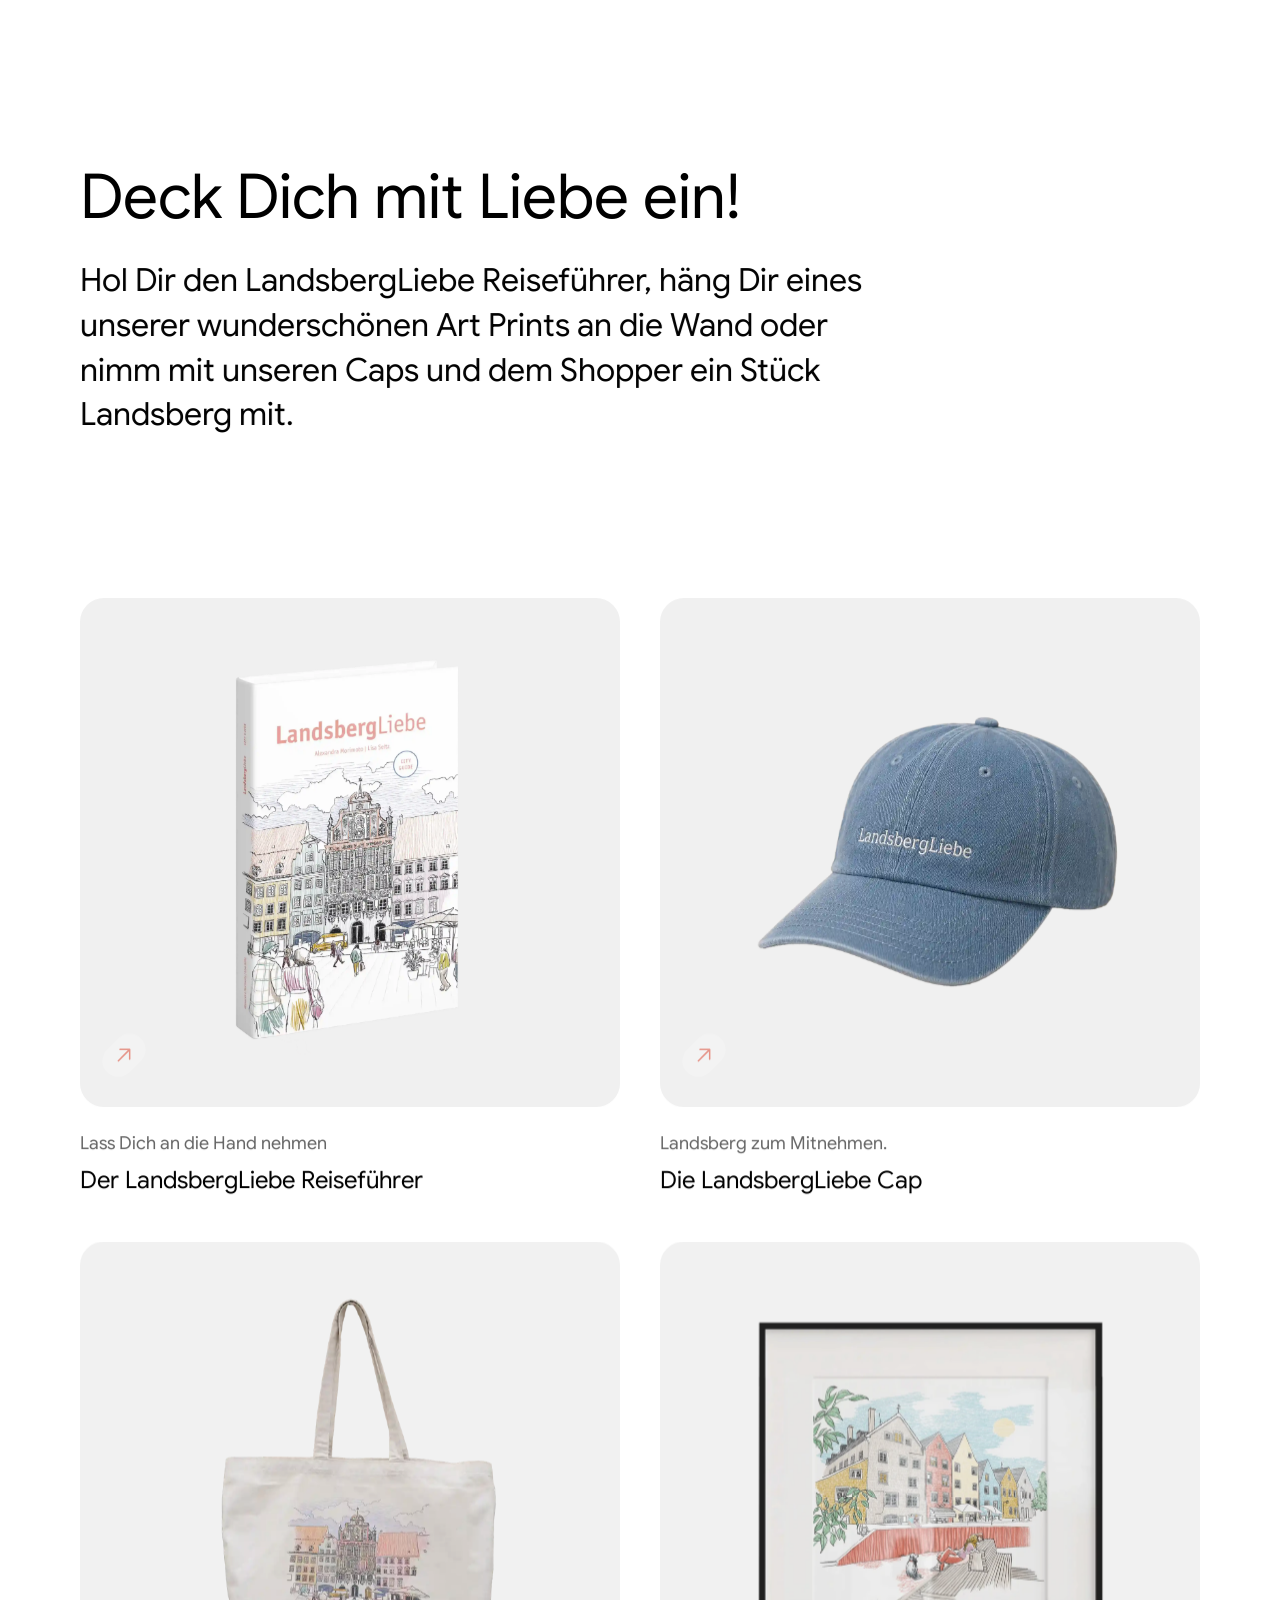
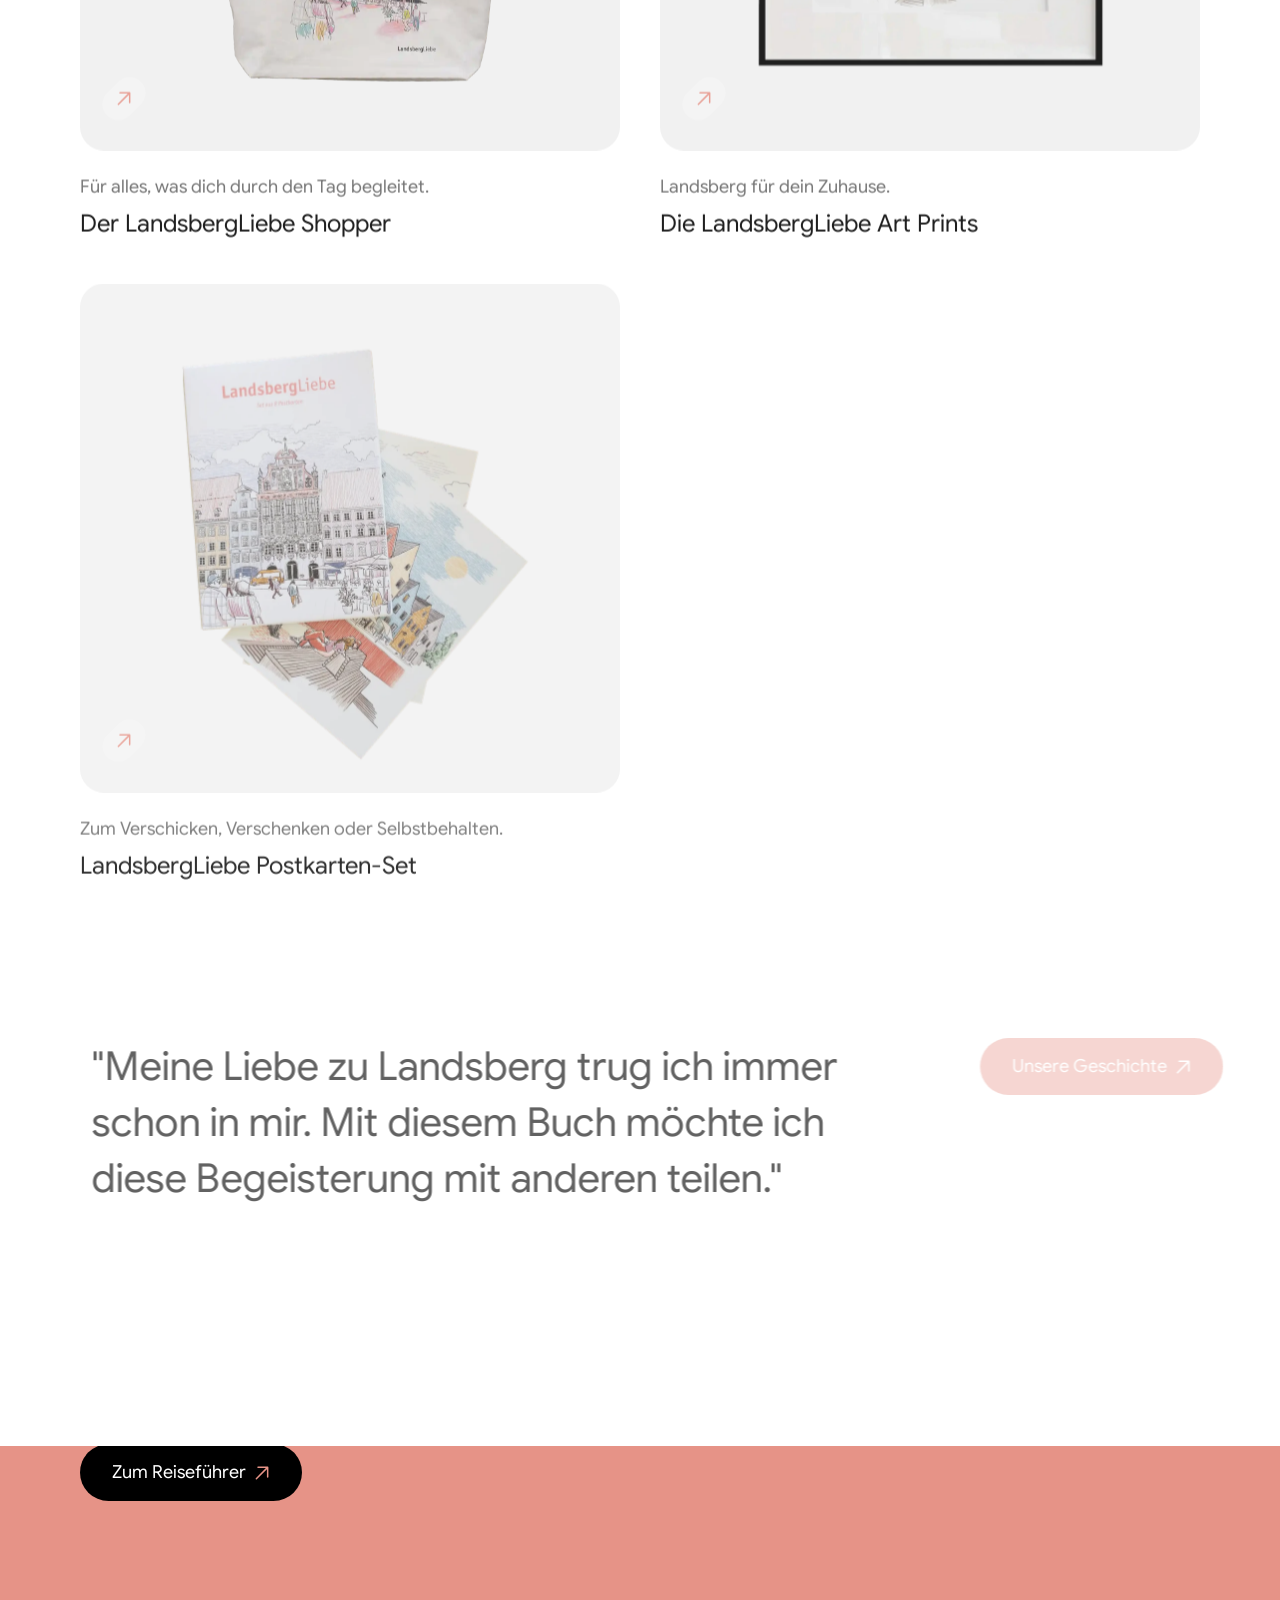
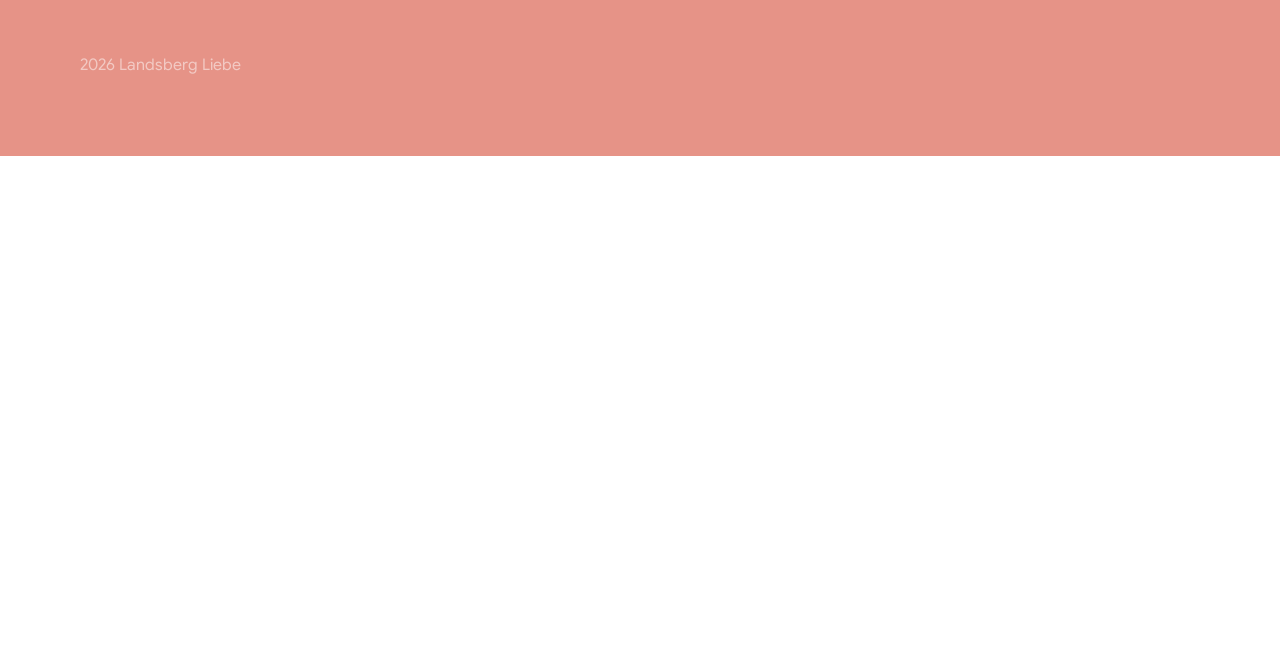
<file: shop.html>
<!DOCTYPE html><!-- Made in Framer · framer.com ✨ --><!-- Published Oct 6, 2026, 12:11 PM UTC --><html lang="de"><head><style>
#__framer-badge-container,#__framer-template-badge-container,
a[href*="framer.com/templates"],a[href*="framer.com/marketplace"]{display:none!important;pointer-events:none!important;height:0!important;overflow:hidden!important}
</style><script>
(function(){
  // Detect file:// protocol — ES modules and root-relative URLs don't work on file://
  if(location.protocol==='file:'){
    document.addEventListener('DOMContentLoaded',function(){
      var isMac=navigator.platform.indexOf('Mac')!==-1;
      var isWin=navigator.platform.indexOf('Win')!==-1;
      var termName=isMac?'Terminal':isWin?'Command Prompt':'Terminal';
      var openCmd=isMac?'Press Cmd + Space, type "Terminal"':isWin?'Press Win + R, type "cmd"':'Open your terminal';
      var fp=decodeURIComponent(location.pathname);
      var dir=fp.substring(isWin?1:0,fp.lastIndexOf('/'));
      var cdPath='cd "'+dir+'"';
      var serveCmd='npx serve -l 8000';
      var d=document.createElement('div');
      d.style.cssText='position:fixed;inset:0;z-index:999999;background:#fff;display:flex;align-items:center;justify-content:center;font-family:-apple-system,system-ui,sans-serif;padding:32px;text-align:center';
      d.innerHTML='<div style="max-width:520px;text-align:left">'
        +'<h2 style="font-size:1.5rem;margin:0 0 8px;color:#111;text-align:center">This site needs a web server</h2>'
        +'<p style="color:#555;line-height:1.6;margin:0 0 20px;text-align:center;font-size:0.9rem">You opened this file directly. Follow these steps to preview it:</p>'
        +'<ol style="margin:0 0 20px;padding-left:20px;color:#333;line-height:2.2;font-size:0.88rem">'
        +'<li>Open <strong>'+termName+'</strong> <span style="color:#888">('+openCmd+')</span></li>'
        +'<li>Navigate to this folder: <code style="background:#f5f5f5;padding:2px 8px;border-radius:4px;font-size:0.82rem">'+cdPath+'</code></li>'
        +'<li>Start a local server: <code style="background:#f5f5f5;padding:2px 8px;border-radius:4px;font-size:0.82rem">'+serveCmd+'</code></li>'
        +'<li>Open <a href="http://localhost:8000" style="color:#2563eb;font-weight:500">http://localhost:8000</a> in your browser</li>'
        +'</ol>'
        +'<p style="color:#888;font-size:0.78rem;margin:0 0 6px;text-align:center">Requires <a href="https://nodejs.org" style="color:#2563eb" target="_blank">Node.js</a>. Or use Python: <code style="background:#f5f5f5;padding:2px 8px;border-radius:4px;font-size:0.78rem">'+(isWin?'python -m http.server 8000':'python3 -m http.server 8000')+'</code></p>'
        +'<p style="color:#888;font-size:0.78rem;margin:0;text-align:center">Press Ctrl+C in the terminal to stop the server when done.</p>'
        +'</div>';
      document.body.appendChild(d);
    });
    return;
  }
  var _f=window.fetch;
  window.fetch=function(u,o){
    // Extract URL string from string, URL object, or Request object
    var _us=typeof u==='string'?u:(u&&u.href?u.href:(u&&u.url?u.url:''));
    if(_us&&/events\.framer\.com/.test(_us))
      return Promise.resolve(new Response(''));
    // Handle .framercms range requests (cmsBackendCompression protocol).
    // Two distinct request shapes need separate handling:
    //
    //   1) ?range=from-to,from-to query param — older CDN-slicing protocol.
    //      Framer CDN extracts the ranges server-side and returns ONLY those
    //      bytes concatenated. Local server returns the full file, so we
    //      slice client-side and return the concatenated result.
    //
    //   2) Range: bytes=from-to,from-to HTTP header — current Framer SDK path
    //      (function Xe in chunk-AG6AYVB4.mjs). The SDK itself handles slicing
    //      on the 200-status path; on 206 it parses multipart/byteranges.
    //      Local servers (e.g. Python http.server) return 206 with the wrong
    //      Content-Type for multi-range requests, tripping the multipart parser
    //      with "Missing Content-Type header". Fix: strip the Range header,
    //      fetch the full file with status 200, and pass it through unchanged
    //      so the SDK takes its own slice path.
    if(_us&&_us.indexOf('.framercms')!==-1){
      try{
        var _OU=typeof _U!=='undefined'?_U:URL;
        var _p=new _OU(_us);
        var _rng=_p.searchParams.get('range');
        if(_rng){
          _p.searchParams.delete('range');
          _p.searchParams.delete('rangeHash');
          return _f.call(window,_p.href).then(function(r2){
            if(!r2.ok)return r2;
            return r2.arrayBuffer().then(function(buf){
              var d=new Uint8Array(buf);
              var parts=_rng.split(','),total=0,ranges=[];
              for(var i=0;i<parts.length;i++){
                var pp=parts[i].split('-');
                var from=parseInt(pp[0],10),to=parseInt(pp[1],10)+1;
                ranges.push({f:from,t:to});total+=to-from;
              }
              var result=new Uint8Array(total),off=0;
              for(var i=0;i<ranges.length;i++){
                var end=Math.min(ranges[i].t,d.length);
                result.set(d.subarray(ranges[i].f,end),off);
                off+=end-ranges[i].f;
              }
              return new Response(result.buffer,{status:200,headers:{'Content-Type':'application/octet-stream'}});
            });
          });
        }
        // No ?range= query param — check for a Range: HTTP header on the init
        // or Request object. If present, refetch without it so the local server
        // returns 200 + full file. The Framer SDK will slice it itself.
        var _hdrRange=null;
        try{
          if(o&&o.headers){
            if(typeof o.headers.get==='function') _hdrRange=o.headers.get('Range')||o.headers.get('range');
            else _hdrRange=o.headers.Range||o.headers.range;
          }
          if(!_hdrRange&&u&&typeof u==='object'&&u.headers&&typeof u.headers.get==='function'){
            _hdrRange=u.headers.get('Range')||u.headers.get('range');
          }
        }catch(_){}
        if(_hdrRange){
          var _init={};
          if(o){
            for(var _k in o){ if(_k!=='headers') _init[_k]=o[_k]; }
            if(o.headers){
              var _hh={};
              if(typeof o.headers.forEach==='function'){
                o.headers.forEach(function(v,k){ if(k.toLowerCase()!=='range') _hh[k]=v; });
              }else{
                for(var _k2 in o.headers){ if(_k2.toLowerCase()!=='range') _hh[_k2]=o.headers[_k2]; }
              }
              _init.headers=_hh;
            }
          }
          // Pass full response straight through — the SDK handles 200 by
          // slicing the buffer itself using its own range list.
          return _f.call(window,_us,_init);
        }
      }catch(e){}
    }
    return _f.apply(this,arguments);
  };
  // Patch URL constructor: our rewriting turns absolute CDN URLs into relative paths,
  // which breaks new URL(path, base) when the base is no longer absolute.
  // This catches the error and prepends location.origin to make relative bases work.
  var _U=URL;
  URL=function(u,b){
    try{return new _U(u,b)}catch(e){
      if(b&&typeof b==='string'&&!b.includes('://')){
        return new _U(u,location.origin+(b[0]==='/'?'':'/')+b);
      }
      throw e;
    }
  };
  URL.prototype=_U.prototype;
  URL.createObjectURL=_U.createObjectURL;
  URL.revokeObjectURL=_U.revokeObjectURL;
  // Remove marketplace/template CTA anchors.
  // Do NOT remove #__framer-badge-container or #__framer-template-badge-container —
  // Framer's script_main calls hydrateRoot() on those elements. Removing them
  // makes getElementById return null, triggering React error #405. The CSS
  // (CLEANUP_CSS + inline display:none) keeps them hidden without DOM removal.
  function _clean(){
    document.querySelectorAll('a[href*="framer.com/templates"],a[href*="framer.com/marketplace"]').forEach(function(a){
      var wrap=a.closest('[class*="-container"]');
      if(wrap&&wrap!==a.closest('[data-framer-name="Container"]')){wrap.remove();return;}
      a.remove();
    });
  }
  _clean();
  document.addEventListener('DOMContentLoaded',_clean);
  new MutationObserver(function(muts){
    for(var i=0;i<muts.length;i++){
      for(var j=0;j<muts[i].addedNodes.length;j++){
        var n=muts[i].addedNodes[j];
        if(n.nodeType!==1)continue;
        if(n.querySelector&&n.querySelector('a[href*="framer.com/marketplace"],a[href*="framer.com/templates"]')){_clean();}
      }
    }
  }).observe(document.documentElement,{childList:true,subtree:true});
})();
</script>
	<meta charset="utf-8">
	<meta name="viewport" content="width=device-width">
	<meta name="generator" content="Framer 4635c17">
	<title>Shop – LandsbergLiebe</title>
    <meta property="og:url" content="https://hilarious-work-663382.framer.app/shop"><meta name="description" content="Persönliche Empfehlungen, handgezeichnete Illustrationen und besondere Lieblingsorte zeigen Dir Landsberg aus einer ganz persönlichen Perspektive: Authentisch, inspirierend und mit viel Liebe zum Detail.">
    
    
    <meta name="framer-html-plugin" content="disable">
    <link href="/images/lZRfbpkXyYmv8LLtX9rcyJ7bFQ.png" rel="icon" media="(prefers-color-scheme: light)">
    <link href="/images/lZRfbpkXyYmv8LLtX9rcyJ7bFQ.png" rel="icon" media="(prefers-color-scheme: dark)">
    <link rel="apple-touch-icon" href="/images/lZRfbpkXyYmv8LLtX9rcyJ7bFQ.png">
    <!-- Open Graph -->
    <meta property="og:type" content="website">
    <meta property="og:title" content="Shop – LandsbergLiebe">
    <meta property="og:description" content="Persönliche Empfehlungen, handgezeichnete Illustrationen und besondere Lieblingsorte zeigen Dir Landsberg aus einer ganz persönlichen Perspektive: Authentisch, inspirierend und mit viel Liebe zum Detail.">
    <meta property="og:image" content="/images/MVKG5e41nytJ7e1iQTRiBMx5cu0.png">
    <!-- X -->
    <meta name="twitter:card" content="summary_large_image">
    <meta name="twitter:title" content="Shop – LandsbergLiebe">
    <meta name="twitter:description" content="Persönliche Empfehlungen, handgezeichnete Illustrationen und besondere Lieblingsorte zeigen Dir Landsberg aus einer ganz persönlichen Perspektive: Authentisch, inspirierend und mit viel Liebe zum Detail.">
    <meta name="twitter:image" content="/images/MVKG5e41nytJ7e1iQTRiBMx5cu0.png">
	
	
	
	
	<!-- Start of headStart -->
    
    <!-- End of headStart -->
	
	<style data-framer-font-css="">/* armenian */
@font-face {
  font-family: 'Google Sans';
  font-style: italic;
  font-weight: 400;
  font-display: swap;
  src: url(/fonts/ff603d19_4UairENHsxJlGDuGo1OIlL3L2JB874GPhFI9_IqmuRqGpjeaLi42kO8QvnQkr74vu-A.woff2) format('woff2');
  unicode-range: U+0308, U+0530-058F, U+2010, U+2024, U+25CC, U+FB13-FB17;
}
/* bengali */
@font-face {
  font-family: 'Google Sans';
  font-style: italic;
  font-weight: 400;
  font-display: swap;
  src: url(/fonts/8d7a2fe2_4UairENHsxJlGDuGo1OIlL3L2JB874GPhFI9_IqmuRqGpjeaLi42kO8QvnQkrb4vu-A.woff2) format('woff2');
  unicode-range: U+0951-0952, U+0964-0965, U+0980-09FE, U+1CD0, U+1CD2, U+1CD5-1CD6, U+1CD8, U+1CE1, U+1CEA, U+1CED, U+1CF2, U+1CF5-1CF7, U+200C-200D, U+20B9, U+25CC, U+A8F1, U+11DF0-11DF1;
}
/* canadian-aboriginal */
@font-face {
  font-family: 'Google Sans';
  font-style: italic;
  font-weight: 400;
  font-display: swap;
  src: url(/fonts/9523def0_4UairENHsxJlGDuGo1OIlL3L2JB874GPhFI9_IqmuRqGpjeaLi42kO8QvnQkkL4vu-A.woff2) format('woff2');
  unicode-range: U+02C7, U+02D8-02D9, U+02DB, U+0307, U+1400-167F, U+18B0-18F5, U+25CC, U+11AB0-11ABF;
}
/* cyrillic-ext */
@font-face {
  font-family: 'Google Sans';
  font-style: italic;
  font-weight: 400;
  font-display: swap;
  src: url(/fonts/1b54ca8d_4UairENHsxJlGDuGo1OIlL3L2JB874GPhFI9_IqmuRqGpjeaLi42kO8QvnQksr4vu-A.woff2) format('woff2');
  unicode-range: U+0460-052F, U+1C80-1C8A, U+20B4, U+2DE0-2DFF, U+A640-A69F, U+FE2E-FE2F;
}
/* cyrillic */
@font-face {
  font-family: 'Google Sans';
  font-style: italic;
  font-weight: 400;
  font-display: swap;
  src: url(/fonts/634874ed_4UairENHsxJlGDuGo1OIlL3L2JB874GPhFI9_IqmuRqGpjeaLi42kO8QvnQku74vu-A.woff2) format('woff2');
  unicode-range: U+0301, U+0400-045F, U+0490-0491, U+04B0-04B1, U+2116;
}
/* devanagari */
@font-face {
  font-family: 'Google Sans';
  font-style: italic;
  font-weight: 400;
  font-display: swap;
  src: url(/fonts/486e0e65_4UairENHsxJlGDuGo1OIlL3L2JB874GPhFI9_IqmuRqGpjeaLi42kO8QvnQkvr4vu-A.woff2) format('woff2');
  unicode-range: U+0900-097F, U+1CD0-1CF4, U+1CF7-1CF9, U+200C-200D, U+20A8, U+20B9, U+20F0, U+25CC, U+A830-A839, U+A8E0-A8FF, U+11B00-11B0A;
}
/* ethiopic */
@font-face {
  font-family: 'Google Sans';
  font-style: italic;
  font-weight: 400;
  font-display: swap;
  src: url(/fonts/d85f602b_4UairENHsxJlGDuGo1OIlL3L2JB874GPhFI9_IqmuRqGpjeaLi42kO8QvnQkrr4vu-A.woff2) format('woff2');
  unicode-range: U+030E, U+1200-1399, U+2D80-2DDE, U+AB01-AB2E, U+1E7E0-1E7E6, U+1E7E8-1E7EB, U+1E7ED-1E7EE, U+1E7F0-1E7FE;
}
/* georgian */
@font-face {
  font-family: 'Google Sans';
  font-style: italic;
  font-weight: 400;
  font-display: swap;
  src: url(/fonts/d9640ff7_4UairENHsxJlGDuGo1OIlL3L2JB874GPhFI9_IqmuRqGpjeaLi42kO8QvnQkoL4vu-A.woff2) format('woff2');
  unicode-range: U+0589, U+10A0-10FF, U+1C90-1CBA, U+1CBD-1CBF, U+205A, U+2D00-2D2F, U+2E31;
}
/* greek-ext */
@font-face {
  font-family: 'Google Sans';
  font-style: italic;
  font-weight: 400;
  font-display: swap;
  src: url(/fonts/86a4f1f7_4UairENHsxJlGDuGo1OIlL3L2JB874GPhFI9_IqmuRqGpjeaLi42kO8QvnQks74vu-A.woff2) format('woff2');
  unicode-range: U+1F00-1FFF;
}
/* greek */
@font-face {
  font-family: 'Google Sans';
  font-style: italic;
  font-weight: 400;
  font-display: swap;
  src: url(/fonts/f1d310de_4UairENHsxJlGDuGo1OIlL3L2JB874GPhFI9_IqmuRqGpjeaLi42kO8QvnQkvL4vu-A.woff2) format('woff2');
  unicode-range: U+0370-0377, U+037A-037F, U+0384-038A, U+038C, U+038E-03A1, U+03A3-03FF;
}
/* gujarati */
@font-face {
  font-family: 'Google Sans';
  font-style: italic;
  font-weight: 400;
  font-display: swap;
  src: url(/fonts/21a4aeca_4UairENHsxJlGDuGo1OIlL3L2JB874GPhFI9_IqmuRqGpjeaLi42kO8QvnQkpL4vu-A.woff2) format('woff2');
  unicode-range: U+0951-0952, U+0964-0965, U+0A80-0AFF, U+200C-200D, U+20B9, U+25CC, U+A830-A839;
}
/* gurmukhi */
@font-face {
  font-family: 'Google Sans';
  font-style: italic;
  font-weight: 400;
  font-display: swap;
  src: url(/fonts/f82759a4_4UairENHsxJlGDuGo1OIlL3L2JB874GPhFI9_IqmuRqGpjeaLi42kO8QvnQknL4vu-A.woff2) format('woff2');
  unicode-range: U+0951-0952, U+0964-0965, U+0A01-0A76, U+200C-200D, U+20B9, U+25CC, U+262C, U+A830-A839;
}
/* hebrew */
@font-face {
  font-family: 'Google Sans';
  font-style: italic;
  font-weight: 400;
  font-display: swap;
  src: url(/fonts/8a9d6d65_4UairENHsxJlGDuGo1OIlL3L2JB874GPhFI9_IqmuRqGpjeaLi42kO8QvnQkvb4vu-A.woff2) format('woff2');
  unicode-range: U+0307-0308, U+0590-05FF, U+200C-2010, U+20AA, U+25CC, U+FB1D-FB4F;
}
/* khmer */
@font-face {
  font-family: 'Google Sans';
  font-style: italic;
  font-weight: 400;
  font-display: swap;
  src: url(/fonts/3b9cbdb6_4UairENHsxJlGDuGo1OIlL3L2JB874GPhFI9_IqmuRqGpjeaLi42kO8QvnQktL4vu-A.woff2) format('woff2');
  unicode-range: U+1780-17FF, U+19E0-19FF, U+200C-200D, U+25CC;
}
/* lao */
@font-face {
  font-family: 'Google Sans';
  font-style: italic;
  font-weight: 400;
  font-display: swap;
  src: url(/fonts/b2b5a55e_4UairENHsxJlGDuGo1OIlL3L2JB874GPhFI9_IqmuRqGpjeaLi42kO8QvnQktr4vu-A.woff2) format('woff2');
  unicode-range: U+0E81-0EDF, U+200C-200D, U+25CC;
}
/* malayalam */
@font-face {
  font-family: 'Google Sans';
  font-style: italic;
  font-weight: 400;
  font-display: swap;
  src: url(/fonts/2c58646b_4UairENHsxJlGDuGo1OIlL3L2JB874GPhFI9_IqmuRqGpjeaLi42kO8QvnQkp74vu-A.woff2) format('woff2');
  unicode-range: U+0307, U+0323, U+0951-0952, U+0964-0965, U+0B83, U+0D00-0D7F, U+1CDA, U+1CF2, U+200C-200D, U+20B9, U+25CC, U+A830-A832;
}
/* oriya */
@font-face {
  font-family: 'Google Sans';
  font-style: italic;
  font-weight: 400;
  font-display: swap;
  src: url(/fonts/d476f7a5_4UairENHsxJlGDuGo1OIlL3L2JB874GPhFI9_IqmuRqGpjeaLi42kO8QvnQkpr4vu-A.woff2) format('woff2');
  unicode-range: U+0951-0952, U+0964-0965, U+0B01-0B77, U+1CDA, U+1CF2, U+200C-200D, U+20B9, U+25CC;
}
/* sinhala */
@font-face {
  font-family: 'Google Sans';
  font-style: italic;
  font-weight: 400;
  font-display: swap;
  src: url(/fonts/a516983c_4UairENHsxJlGDuGo1OIlL3L2JB874GPhFI9_IqmuRqGpjeaLi42kO8QvnQkor4vu-A.woff2) format('woff2');
  unicode-range: U+0964-0965, U+0D81-0DF4, U+1CF2, U+200C-200D, U+25CC, U+111E1-111F4;
}
/* symbols */
@font-face {
  font-family: 'Google Sans';
  font-style: italic;
  font-weight: 400;
  font-display: swap;
  src: url(/fonts/1f51441c_4UairENHsxJlGDuGo1OIlL3L2JB874GPhFI9_IqmuRqGpjeaLi42kO8QvnQk0b4vu-A.woff2) format('woff2');
  unicode-range: U+0001-000C, U+000E-001F, U+007F-009F, U+20DD-20E0, U+20E2-20E4, U+2150-218F, U+2190, U+2192, U+2194-2199, U+21AF, U+21E6-21F0, U+21F3, U+2218-2219, U+2299, U+22C4-22C6, U+2300-243F, U+2440-244A, U+2460-24FF, U+25A0-27BF, U+2800-28FF, U+2921-2922, U+2981, U+29BF, U+29EB, U+2B00-2BFF, U+4DC0-4DFF, U+FFF9-FFFB, U+10140-1018E, U+10190-1019C, U+101A0, U+101D0-101FD, U+102E0-102FB, U+10E60-10E7E, U+1D2C0-1D2D3, U+1D2E0-1D37F, U+1F000-1F0FF, U+1F100-1F1AE, U+1F1E6-1F1FF, U+1F30D-1F30F, U+1F315, U+1F31C, U+1F31E, U+1F320-1F32C, U+1F336, U+1F378, U+1F37D, U+1F382, U+1F393-1F39F, U+1F3A7-1F3A8, U+1F3AC-1F3AF, U+1F3C2, U+1F3C4-1F3C6, U+1F3CA-1F3CE, U+1F3D4-1F3E0, U+1F3ED, U+1F3F1-1F3F3, U+1F3F5-1F3F7, U+1F408, U+1F415, U+1F41F, U+1F426, U+1F43F, U+1F441-1F442, U+1F444, U+1F446-1F449, U+1F44C-1F44E, U+1F453, U+1F46A, U+1F47D, U+1F4A3, U+1F4B0, U+1F4B3, U+1F4B9, U+1F4BB, U+1F4BF, U+1F4C8-1F4CB, U+1F4D6, U+1F4DA, U+1F4DF, U+1F4E3-1F4E6, U+1F4EA-1F4ED, U+1F4F7, U+1F4F9-1F4FB, U+1F4FD-1F4FE, U+1F503, U+1F507-1F50B, U+1F50D, U+1F512-1F513, U+1F53E-1F54A, U+1F54F-1F5FA, U+1F610, U+1F650-1F67F, U+1F687, U+1F68D, U+1F691, U+1F694, U+1F698, U+1F6AD, U+1F6B2, U+1F6B9-1F6BA, U+1F6BC, U+1F6C6-1F6CF, U+1F6D3-1F6D7, U+1F6E0-1F6EA, U+1F6F0-1F6F3, U+1F6F7-1F6FC, U+1F700-1F80B, U+1F810-1F847, U+1F850-1F859, U+1F860-1F887, U+1F890-1F8AD, U+1F8B0-1F8BB, U+1F8C0-1F8C1, U+1F8D0-1F8D8, U+1F900-1F90B, U+1F93B, U+1F946, U+1F984, U+1F996, U+1F9E9, U+1FA00-1FA6F, U+1FA70-1FA7C, U+1FA80-1FAC6, U+1FAC8, U+1FACC-1FADD, U+1FADF-1FAEB, U+1FAEF-1FAFA, U+1FB00-1FBFF;
}
/* tamil */
@font-face {
  font-family: 'Google Sans';
  font-style: italic;
  font-weight: 400;
  font-display: swap;
  src: url(/fonts/5cf00474_4UairENHsxJlGDuGo1OIlL3L2JB874GPhFI9_IqmuRqGpjeaLi42kO8QvnQkqb4vu-A.woff2) format('woff2');
  unicode-range: U+0964-0965, U+0B82-0BFA, U+200C-200D, U+20B9, U+25CC;
}
/* telugu */
@font-face {
  font-family: 'Google Sans';
  font-style: italic;
  font-weight: 400;
  font-display: swap;
  src: url(/fonts/d98bb0da_4UairENHsxJlGDuGo1OIlL3L2JB874GPhFI9_IqmuRqGpjeaLi42kO8QvnQko74vu-A.woff2) format('woff2');
  unicode-range: U+0951-0952, U+0964-0965, U+0B83, U+0C00-0C7F, U+1CD5-1CD6, U+1CD8, U+1CDA, U+1CF2, U+200C-200D, U+25CC;
}
/* thai */
@font-face {
  font-family: 'Google Sans';
  font-style: italic;
  font-weight: 400;
  font-display: swap;
  src: url(/fonts/27810297_4UairENHsxJlGDuGo1OIlL3L2JB874GPhFI9_IqmuRqGpjeaLi42kO8QvnQkq74vu-A.woff2) format('woff2');
  unicode-range: U+02D7, U+0303, U+0331, U+0E01-0E5B, U+200C-200D, U+25CC;
}
/* vietnamese */
@font-face {
  font-family: 'Google Sans';
  font-style: italic;
  font-weight: 400;
  font-display: swap;
  src: url(/fonts/ac41d69e_4UairENHsxJlGDuGo1OIlL3L2JB874GPhFI9_IqmuRqGpjeaLi42kO8QvnQksL4vu-A.woff2) format('woff2');
  unicode-range: U+0102-0103, U+0110-0111, U+0128-0129, U+0168-0169, U+01A0-01A1, U+01AF-01B0, U+0300-0301, U+0303-0304, U+0308-0309, U+0323, U+0329, U+1EA0-1EF9, U+20AB;
}
/* latin-ext */
@font-face {
  font-family: 'Google Sans';
  font-style: italic;
  font-weight: 400;
  font-display: swap;
  src: url(/fonts/194c0d49_4UairENHsxJlGDuGo1OIlL3L2JB874GPhFI9_IqmuRqGpjeaLi42kO8QvnQksb4vu-A.woff2) format('woff2');
  unicode-range: U+0100-02BA, U+02BD-02C5, U+02C7-02CC, U+02CE-02D7, U+02DD-02FF, U+0304, U+0308, U+0329, U+1D00-1DBF, U+1E00-1E9F, U+1EF2-1EFF, U+2020, U+20A0-20AB, U+20AD-20C4, U+2113, U+2C60-2C7F, U+A720-A7FF;
}
/* latin */
@font-face {
  font-family: 'Google Sans';
  font-style: italic;
  font-weight: 400;
  font-display: swap;
  src: url(/fonts/567b3396_4UairENHsxJlGDuGo1OIlL3L2JB874GPhFI9_IqmuRqGpjeaLi42kO8QvnQkv74v.woff2) format('woff2');
  unicode-range: U+0000-00FF, U+0131, U+0152-0153, U+02BB-02BC, U+02C6, U+02DA, U+02DC, U+0304, U+0308, U+0329, U+2000-206F, U+20AC, U+2122, U+2191, U+2193, U+2212, U+2215, U+FEFF, U+FFFD;
}
/* armenian */
@font-face {
  font-family: 'Google Sans';
  font-style: italic;
  font-weight: 700;
  font-display: swap;
  src: url(/fonts/ff603d19_4UairENHsxJlGDuGo1OIlL3L2JB874GPhFI9_IqmuRqGpjeaLi42kO8QvnQkr74vu-A.woff2) format('woff2');
  unicode-range: U+0308, U+0530-058F, U+2010, U+2024, U+25CC, U+FB13-FB17;
}
/* bengali */
@font-face {
  font-family: 'Google Sans';
  font-style: italic;
  font-weight: 700;
  font-display: swap;
  src: url(/fonts/8d7a2fe2_4UairENHsxJlGDuGo1OIlL3L2JB874GPhFI9_IqmuRqGpjeaLi42kO8QvnQkrb4vu-A.woff2) format('woff2');
  unicode-range: U+0951-0952, U+0964-0965, U+0980-09FE, U+1CD0, U+1CD2, U+1CD5-1CD6, U+1CD8, U+1CE1, U+1CEA, U+1CED, U+1CF2, U+1CF5-1CF7, U+200C-200D, U+20B9, U+25CC, U+A8F1, U+11DF0-11DF1;
}
/* canadian-aboriginal */
@font-face {
  font-family: 'Google Sans';
  font-style: italic;
  font-weight: 700;
  font-display: swap;
  src: url(/fonts/9523def0_4UairENHsxJlGDuGo1OIlL3L2JB874GPhFI9_IqmuRqGpjeaLi42kO8QvnQkkL4vu-A.woff2) format('woff2');
  unicode-range: U+02C7, U+02D8-02D9, U+02DB, U+0307, U+1400-167F, U+18B0-18F5, U+25CC, U+11AB0-11ABF;
}
/* cyrillic-ext */
@font-face {
  font-family: 'Google Sans';
  font-style: italic;
  font-weight: 700;
  font-display: swap;
  src: url(/fonts/1b54ca8d_4UairENHsxJlGDuGo1OIlL3L2JB874GPhFI9_IqmuRqGpjeaLi42kO8QvnQksr4vu-A.woff2) format('woff2');
  unicode-range: U+0460-052F, U+1C80-1C8A, U+20B4, U+2DE0-2DFF, U+A640-A69F, U+FE2E-FE2F;
}
/* cyrillic */
@font-face {
  font-family: 'Google Sans';
  font-style: italic;
  font-weight: 700;
  font-display: swap;
  src: url(/fonts/634874ed_4UairENHsxJlGDuGo1OIlL3L2JB874GPhFI9_IqmuRqGpjeaLi42kO8QvnQku74vu-A.woff2) format('woff2');
  unicode-range: U+0301, U+0400-045F, U+0490-0491, U+04B0-04B1, U+2116;
}
/* devanagari */
@font-face {
  font-family: 'Google Sans';
  font-style: italic;
  font-weight: 700;
  font-display: swap;
  src: url(/fonts/486e0e65_4UairENHsxJlGDuGo1OIlL3L2JB874GPhFI9_IqmuRqGpjeaLi42kO8QvnQkvr4vu-A.woff2) format('woff2');
  unicode-range: U+0900-097F, U+1CD0-1CF4, U+1CF7-1CF9, U+200C-200D, U+20A8, U+20B9, U+20F0, U+25CC, U+A830-A839, U+A8E0-A8FF, U+11B00-11B0A;
}
/* ethiopic */
@font-face {
  font-family: 'Google Sans';
  font-style: italic;
  font-weight: 700;
  font-display: swap;
  src: url(/fonts/d85f602b_4UairENHsxJlGDuGo1OIlL3L2JB874GPhFI9_IqmuRqGpjeaLi42kO8QvnQkrr4vu-A.woff2) format('woff2');
  unicode-range: U+030E, U+1200-1399, U+2D80-2DDE, U+AB01-AB2E, U+1E7E0-1E7E6, U+1E7E8-1E7EB, U+1E7ED-1E7EE, U+1E7F0-1E7FE;
}
/* georgian */
@font-face {
  font-family: 'Google Sans';
  font-style: italic;
  font-weight: 700;
  font-display: swap;
  src: url(/fonts/d9640ff7_4UairENHsxJlGDuGo1OIlL3L2JB874GPhFI9_IqmuRqGpjeaLi42kO8QvnQkoL4vu-A.woff2) format('woff2');
  unicode-range: U+0589, U+10A0-10FF, U+1C90-1CBA, U+1CBD-1CBF, U+205A, U+2D00-2D2F, U+2E31;
}
/* greek-ext */
@font-face {
  font-family: 'Google Sans';
  font-style: italic;
  font-weight: 700;
  font-display: swap;
  src: url(/fonts/86a4f1f7_4UairENHsxJlGDuGo1OIlL3L2JB874GPhFI9_IqmuRqGpjeaLi42kO8QvnQks74vu-A.woff2) format('woff2');
  unicode-range: U+1F00-1FFF;
}
/* greek */
@font-face {
  font-family: 'Google Sans';
  font-style: italic;
  font-weight: 700;
  font-display: swap;
  src: url(/fonts/f1d310de_4UairENHsxJlGDuGo1OIlL3L2JB874GPhFI9_IqmuRqGpjeaLi42kO8QvnQkvL4vu-A.woff2) format('woff2');
  unicode-range: U+0370-0377, U+037A-037F, U+0384-038A, U+038C, U+038E-03A1, U+03A3-03FF;
}
/* gujarati */
@font-face {
  font-family: 'Google Sans';
  font-style: italic;
  font-weight: 700;
  font-display: swap;
  src: url(/fonts/21a4aeca_4UairENHsxJlGDuGo1OIlL3L2JB874GPhFI9_IqmuRqGpjeaLi42kO8QvnQkpL4vu-A.woff2) format('woff2');
  unicode-range: U+0951-0952, U+0964-0965, U+0A80-0AFF, U+200C-200D, U+20B9, U+25CC, U+A830-A839;
}
/* gurmukhi */
@font-face {
  font-family: 'Google Sans';
  font-style: italic;
  font-weight: 700;
  font-display: swap;
  src: url(/fonts/f82759a4_4UairENHsxJlGDuGo1OIlL3L2JB874GPhFI9_IqmuRqGpjeaLi42kO8QvnQknL4vu-A.woff2) format('woff2');
  unicode-range: U+0951-0952, U+0964-0965, U+0A01-0A76, U+200C-200D, U+20B9, U+25CC, U+262C, U+A830-A839;
}
/* hebrew */
@font-face {
  font-family: 'Google Sans';
  font-style: italic;
  font-weight: 700;
  font-display: swap;
  src: url(/fonts/8a9d6d65_4UairENHsxJlGDuGo1OIlL3L2JB874GPhFI9_IqmuRqGpjeaLi42kO8QvnQkvb4vu-A.woff2) format('woff2');
  unicode-range: U+0307-0308, U+0590-05FF, U+200C-2010, U+20AA, U+25CC, U+FB1D-FB4F;
}
/* khmer */
@font-face {
  font-family: 'Google Sans';
  font-style: italic;
  font-weight: 700;
  font-display: swap;
  src: url(/fonts/3b9cbdb6_4UairENHsxJlGDuGo1OIlL3L2JB874GPhFI9_IqmuRqGpjeaLi42kO8QvnQktL4vu-A.woff2) format('woff2');
  unicode-range: U+1780-17FF, U+19E0-19FF, U+200C-200D, U+25CC;
}
/* lao */
@font-face {
  font-family: 'Google Sans';
  font-style: italic;
  font-weight: 700;
  font-display: swap;
  src: url(/fonts/b2b5a55e_4UairENHsxJlGDuGo1OIlL3L2JB874GPhFI9_IqmuRqGpjeaLi42kO8QvnQktr4vu-A.woff2) format('woff2');
  unicode-range: U+0E81-0EDF, U+200C-200D, U+25CC;
}
/* malayalam */
@font-face {
  font-family: 'Google Sans';
  font-style: italic;
  font-weight: 700;
  font-display: swap;
  src: url(/fonts/2c58646b_4UairENHsxJlGDuGo1OIlL3L2JB874GPhFI9_IqmuRqGpjeaLi42kO8QvnQkp74vu-A.woff2) format('woff2');
  unicode-range: U+0307, U+0323, U+0951-0952, U+0964-0965, U+0B83, U+0D00-0D7F, U+1CDA, U+1CF2, U+200C-200D, U+20B9, U+25CC, U+A830-A832;
}
/* oriya */
@font-face {
  font-family: 'Google Sans';
  font-style: italic;
  font-weight: 700;
  font-display: swap;
  src: url(/fonts/d476f7a5_4UairENHsxJlGDuGo1OIlL3L2JB874GPhFI9_IqmuRqGpjeaLi42kO8QvnQkpr4vu-A.woff2) format('woff2');
  unicode-range: U+0951-0952, U+0964-0965, U+0B01-0B77, U+1CDA, U+1CF2, U+200C-200D, U+20B9, U+25CC;
}
/* sinhala */
@font-face {
  font-family: 'Google Sans';
  font-style: italic;
  font-weight: 700;
  font-display: swap;
  src: url(/fonts/a516983c_4UairENHsxJlGDuGo1OIlL3L2JB874GPhFI9_IqmuRqGpjeaLi42kO8QvnQkor4vu-A.woff2) format('woff2');
  unicode-range: U+0964-0965, U+0D81-0DF4, U+1CF2, U+200C-200D, U+25CC, U+111E1-111F4;
}
/* symbols */
@font-face {
  font-family: 'Google Sans';
  font-style: italic;
  font-weight: 700;
  font-display: swap;
  src: url(/fonts/1f51441c_4UairENHsxJlGDuGo1OIlL3L2JB874GPhFI9_IqmuRqGpjeaLi42kO8QvnQk0b4vu-A.woff2) format('woff2');
  unicode-range: U+0001-000C, U+000E-001F, U+007F-009F, U+20DD-20E0, U+20E2-20E4, U+2150-218F, U+2190, U+2192, U+2194-2199, U+21AF, U+21E6-21F0, U+21F3, U+2218-2219, U+2299, U+22C4-22C6, U+2300-243F, U+2440-244A, U+2460-24FF, U+25A0-27BF, U+2800-28FF, U+2921-2922, U+2981, U+29BF, U+29EB, U+2B00-2BFF, U+4DC0-4DFF, U+FFF9-FFFB, U+10140-1018E, U+10190-1019C, U+101A0, U+101D0-101FD, U+102E0-102FB, U+10E60-10E7E, U+1D2C0-1D2D3, U+1D2E0-1D37F, U+1F000-1F0FF, U+1F100-1F1AE, U+1F1E6-1F1FF, U+1F30D-1F30F, U+1F315, U+1F31C, U+1F31E, U+1F320-1F32C, U+1F336, U+1F378, U+1F37D, U+1F382, U+1F393-1F39F, U+1F3A7-1F3A8, U+1F3AC-1F3AF, U+1F3C2, U+1F3C4-1F3C6, U+1F3CA-1F3CE, U+1F3D4-1F3E0, U+1F3ED, U+1F3F1-1F3F3, U+1F3F5-1F3F7, U+1F408, U+1F415, U+1F41F, U+1F426, U+1F43F, U+1F441-1F442, U+1F444, U+1F446-1F449, U+1F44C-1F44E, U+1F453, U+1F46A, U+1F47D, U+1F4A3, U+1F4B0, U+1F4B3, U+1F4B9, U+1F4BB, U+1F4BF, U+1F4C8-1F4CB, U+1F4D6, U+1F4DA, U+1F4DF, U+1F4E3-1F4E6, U+1F4EA-1F4ED, U+1F4F7, U+1F4F9-1F4FB, U+1F4FD-1F4FE, U+1F503, U+1F507-1F50B, U+1F50D, U+1F512-1F513, U+1F53E-1F54A, U+1F54F-1F5FA, U+1F610, U+1F650-1F67F, U+1F687, U+1F68D, U+1F691, U+1F694, U+1F698, U+1F6AD, U+1F6B2, U+1F6B9-1F6BA, U+1F6BC, U+1F6C6-1F6CF, U+1F6D3-1F6D7, U+1F6E0-1F6EA, U+1F6F0-1F6F3, U+1F6F7-1F6FC, U+1F700-1F80B, U+1F810-1F847, U+1F850-1F859, U+1F860-1F887, U+1F890-1F8AD, U+1F8B0-1F8BB, U+1F8C0-1F8C1, U+1F8D0-1F8D8, U+1F900-1F90B, U+1F93B, U+1F946, U+1F984, U+1F996, U+1F9E9, U+1FA00-1FA6F, U+1FA70-1FA7C, U+1FA80-1FAC6, U+1FAC8, U+1FACC-1FADD, U+1FADF-1FAEB, U+1FAEF-1FAFA, U+1FB00-1FBFF;
}
/* tamil */
@font-face {
  font-family: 'Google Sans';
  font-style: italic;
  font-weight: 700;
  font-display: swap;
  src: url(/fonts/5cf00474_4UairENHsxJlGDuGo1OIlL3L2JB874GPhFI9_IqmuRqGpjeaLi42kO8QvnQkqb4vu-A.woff2) format('woff2');
  unicode-range: U+0964-0965, U+0B82-0BFA, U+200C-200D, U+20B9, U+25CC;
}
/* telugu */
@font-face {
  font-family: 'Google Sans';
  font-style: italic;
  font-weight: 700;
  font-display: swap;
  src: url(/fonts/d98bb0da_4UairENHsxJlGDuGo1OIlL3L2JB874GPhFI9_IqmuRqGpjeaLi42kO8QvnQko74vu-A.woff2) format('woff2');
  unicode-range: U+0951-0952, U+0964-0965, U+0B83, U+0C00-0C7F, U+1CD5-1CD6, U+1CD8, U+1CDA, U+1CF2, U+200C-200D, U+25CC;
}
/* thai */
@font-face {
  font-family: 'Google Sans';
  font-style: italic;
  font-weight: 700;
  font-display: swap;
  src: url(/fonts/27810297_4UairENHsxJlGDuGo1OIlL3L2JB874GPhFI9_IqmuRqGpjeaLi42kO8QvnQkq74vu-A.woff2) format('woff2');
  unicode-range: U+02D7, U+0303, U+0331, U+0E01-0E5B, U+200C-200D, U+25CC;
}
/* vietnamese */
@font-face {
  font-family: 'Google Sans';
  font-style: italic;
  font-weight: 700;
  font-display: swap;
  src: url(/fonts/ac41d69e_4UairENHsxJlGDuGo1OIlL3L2JB874GPhFI9_IqmuRqGpjeaLi42kO8QvnQksL4vu-A.woff2) format('woff2');
  unicode-range: U+0102-0103, U+0110-0111, U+0128-0129, U+0168-0169, U+01A0-01A1, U+01AF-01B0, U+0300-0301, U+0303-0304, U+0308-0309, U+0323, U+0329, U+1EA0-1EF9, U+20AB;
}
/* latin-ext */
@font-face {
  font-family: 'Google Sans';
  font-style: italic;
  font-weight: 700;
  font-display: swap;
  src: url(/fonts/194c0d49_4UairENHsxJlGDuGo1OIlL3L2JB874GPhFI9_IqmuRqGpjeaLi42kO8QvnQksb4vu-A.woff2) format('woff2');
  unicode-range: U+0100-02BA, U+02BD-02C5, U+02C7-02CC, U+02CE-02D7, U+02DD-02FF, U+0304, U+0308, U+0329, U+1D00-1DBF, U+1E00-1E9F, U+1EF2-1EFF, U+2020, U+20A0-20AB, U+20AD-20C4, U+2113, U+2C60-2C7F, U+A720-A7FF;
}
/* latin */
@font-face {
  font-family: 'Google Sans';
  font-style: italic;
  font-weight: 700;
  font-display: swap;
  src: url(/fonts/567b3396_4UairENHsxJlGDuGo1OIlL3L2JB874GPhFI9_IqmuRqGpjeaLi42kO8QvnQkv74v.woff2) format('woff2');
  unicode-range: U+0000-00FF, U+0131, U+0152-0153, U+02BB-02BC, U+02C6, U+02DA, U+02DC, U+0304, U+0308, U+0329, U+2000-206F, U+20AC, U+2122, U+2191, U+2193, U+2212, U+2215, U+FEFF, U+FFFD;
}
/* armenian */
@font-face {
  font-family: 'Google Sans';
  font-style: normal;
  font-weight: 400;
  font-display: swap;
  src: url(/fonts/29072bc8_4UasrENHsxJlGDuGo1OIlJfC6l_24rlCK1Yo_Iqcsih3SAyH6cAwhX9RPiIUvaYr.woff2) format('woff2');
  unicode-range: U+0308, U+0530-058F, U+2010, U+2024, U+25CC, U+FB13-FB17;
}
/* bengali */
@font-face {
  font-family: 'Google Sans';
  font-style: normal;
  font-weight: 400;
  font-display: swap;
  src: url(/fonts/3e6690fd_4UasrENHsxJlGDuGo1OIlJfC6l_24rlCK1Yo_Iqcsih3SAyH6cAwhX9RPiAUvaYr.woff2) format('woff2');
  unicode-range: U+0951-0952, U+0964-0965, U+0980-09FE, U+1CD0, U+1CD2, U+1CD5-1CD6, U+1CD8, U+1CE1, U+1CEA, U+1CED, U+1CF2, U+1CF5-1CF7, U+200C-200D, U+20B9, U+25CC, U+A8F1, U+11DF0-11DF1;
}
/* canadian-aboriginal */
@font-face {
  font-family: 'Google Sans';
  font-style: normal;
  font-weight: 400;
  font-display: swap;
  src: url(/fonts/133d43bb_4UasrENHsxJlGDuGo1OIlJfC6l_24rlCK1Yo_Iqcsih3SAyH6cAwhX9RPh0UvaYr.woff2) format('woff2');
  unicode-range: U+02C7, U+02D8-02D9, U+02DB, U+0307, U+1400-167F, U+18B0-18F5, U+25CC, U+11AB0-11ABF;
}
/* cyrillic-ext */
@font-face {
  font-family: 'Google Sans';
  font-style: normal;
  font-weight: 400;
  font-display: swap;
  src: url(/fonts/de947b8b_4UasrENHsxJlGDuGo1OIlJfC6l_24rlCK1Yo_Iqcsih3SAyH6cAwhX9RPj8UvaYr.woff2) format('woff2');
  unicode-range: U+0460-052F, U+1C80-1C8A, U+20B4, U+2DE0-2DFF, U+A640-A69F, U+FE2E-FE2F;
}
/* cyrillic */
@font-face {
  font-family: 'Google Sans';
  font-style: normal;
  font-weight: 400;
  font-display: swap;
  src: url(/fonts/0d24f8ee_4UasrENHsxJlGDuGo1OIlJfC6l_24rlCK1Yo_Iqcsih3SAyH6cAwhX9RPjYUvaYr.woff2) format('woff2');
  unicode-range: U+0301, U+0400-045F, U+0490-0491, U+04B0-04B1, U+2116;
}
/* devanagari */
@font-face {
  font-family: 'Google Sans';
  font-style: normal;
  font-weight: 400;
  font-display: swap;
  src: url(/fonts/a0009156_4UasrENHsxJlGDuGo1OIlJfC6l_24rlCK1Yo_Iqcsih3SAyH6cAwhX9RPjMUvaYr.woff2) format('woff2');
  unicode-range: U+0900-097F, U+1CD0-1CF4, U+1CF7-1CF9, U+200C-200D, U+20A8, U+20B9, U+20F0, U+25CC, U+A830-A839, U+A8E0-A8FF, U+11B00-11B0A;
}
/* ethiopic */
@font-face {
  font-family: 'Google Sans';
  font-style: normal;
  font-weight: 400;
  font-display: swap;
  src: url(/fonts/e6f87360_4UasrENHsxJlGDuGo1OIlJfC6l_24rlCK1Yo_Iqcsih3SAyH6cAwhX9RPiMUvaYr.woff2) format('woff2');
  unicode-range: U+030E, U+1200-1399, U+2D80-2DDE, U+AB01-AB2E, U+1E7E0-1E7E6, U+1E7E8-1E7EB, U+1E7ED-1E7EE, U+1E7F0-1E7FE;
}
/* georgian */
@font-face {
  font-family: 'Google Sans';
  font-style: normal;
  font-weight: 400;
  font-display: swap;
  src: url(/fonts/11e9deb6_4UasrENHsxJlGDuGo1OIlJfC6l_24rlCK1Yo_Iqcsih3SAyH6cAwhX9RPi0UvaYr.woff2) format('woff2');
  unicode-range: U+0589, U+10A0-10FF, U+1C90-1CBA, U+1CBD-1CBF, U+205A, U+2D00-2D2F, U+2E31;
}
/* greek-ext */
@font-face {
  font-family: 'Google Sans';
  font-style: normal;
  font-weight: 400;
  font-display: swap;
  src: url(/fonts/1d865911_4UasrENHsxJlGDuGo1OIlJfC6l_24rlCK1Yo_Iqcsih3SAyH6cAwhX9RPj4UvaYr.woff2) format('woff2');
  unicode-range: U+1F00-1FFF;
}
/* greek */
@font-face {
  font-family: 'Google Sans';
  font-style: normal;
  font-weight: 400;
  font-display: swap;
  src: url(/fonts/43ed9ebe_4UasrENHsxJlGDuGo1OIlJfC6l_24rlCK1Yo_Iqcsih3SAyH6cAwhX9RPjEUvaYr.woff2) format('woff2');
  unicode-range: U+0370-0377, U+037A-037F, U+0384-038A, U+038C, U+038E-03A1, U+03A3-03FF;
}
/* gujarati */
@font-face {
  font-family: 'Google Sans';
  font-style: normal;
  font-weight: 400;
  font-display: swap;
  src: url(/fonts/83e094cf_4UasrENHsxJlGDuGo1OIlJfC6l_24rlCK1Yo_Iqcsih3SAyH6cAwhX9RPikUvaYr.woff2) format('woff2');
  unicode-range: U+0951-0952, U+0964-0965, U+0A80-0AFF, U+200C-200D, U+20B9, U+25CC, U+A830-A839;
}
/* gurmukhi */
@font-face {
  font-family: 'Google Sans';
  font-style: normal;
  font-weight: 400;
  font-display: swap;
  src: url(/fonts/1f7c91cb_4UasrENHsxJlGDuGo1OIlJfC6l_24rlCK1Yo_Iqcsih3SAyH6cAwhX9RPhEUvaYr.woff2) format('woff2');
  unicode-range: U+0951-0952, U+0964-0965, U+0A01-0A76, U+200C-200D, U+20B9, U+25CC, U+262C, U+A830-A839;
}
/* hebrew */
@font-face {
  font-family: 'Google Sans';
  font-style: normal;
  font-weight: 400;
  font-display: swap;
  src: url(/fonts/992de58a_4UasrENHsxJlGDuGo1OIlJfC6l_24rlCK1Yo_Iqcsih3SAyH6cAwhX9RPjAUvaYr.woff2) format('woff2');
  unicode-range: U+0307-0308, U+0590-05FF, U+200C-2010, U+20AA, U+25CC, U+FB1D-FB4F;
}
/* khmer */
@font-face {
  font-family: 'Google Sans';
  font-style: normal;
  font-weight: 400;
  font-display: swap;
  src: url(/fonts/a21d347b_4UasrENHsxJlGDuGo1OIlJfC6l_24rlCK1Yo_Iqcsih3SAyH6cAwhX9RPjkUvaYr.woff2) format('woff2');
  unicode-range: U+1780-17FF, U+19E0-19FF, U+200C-200D, U+25CC;
}
/* lao */
@font-face {
  font-family: 'Google Sans';
  font-style: normal;
  font-weight: 400;
  font-display: swap;
  src: url(/fonts/962846db_4UasrENHsxJlGDuGo1OIlJfC6l_24rlCK1Yo_Iqcsih3SAyH6cAwhX9RPjsUvaYr.woff2) format('woff2');
  unicode-range: U+0E81-0EDF, U+200C-200D, U+25CC;
}
/* malayalam */
@font-face {
  font-family: 'Google Sans';
  font-style: normal;
  font-weight: 400;
  font-display: swap;
  src: url(/fonts/65f7af31_4UasrENHsxJlGDuGo1OIlJfC6l_24rlCK1Yo_Iqcsih3SAyH6cAwhX9RPioUvaYr.woff2) format('woff2');
  unicode-range: U+0307, U+0323, U+0951-0952, U+0964-0965, U+0B83, U+0D00-0D7F, U+1CDA, U+1CF2, U+200C-200D, U+20B9, U+25CC, U+A830-A832;
}
/* oriya */
@font-face {
  font-family: 'Google Sans';
  font-style: normal;
  font-weight: 400;
  font-display: swap;
  src: url(/fonts/042733e9_4UasrENHsxJlGDuGo1OIlJfC6l_24rlCK1Yo_Iqcsih3SAyH6cAwhX9RPisUvaYr.woff2) format('woff2');
  unicode-range: U+0951-0952, U+0964-0965, U+0B01-0B77, U+1CDA, U+1CF2, U+200C-200D, U+20B9, U+25CC;
}
/* sinhala */
@font-face {
  font-family: 'Google Sans';
  font-style: normal;
  font-weight: 400;
  font-display: swap;
  src: url(/fonts/6588679e_4UasrENHsxJlGDuGo1OIlJfC6l_24rlCK1Yo_Iqcsih3SAyH6cAwhX9RPi8UvaYr.woff2) format('woff2');
  unicode-range: U+0964-0965, U+0D81-0DF4, U+1CF2, U+200C-200D, U+25CC, U+111E1-111F4;
}
/* symbols */
@font-face {
  font-family: 'Google Sans';
  font-style: normal;
  font-weight: 400;
  font-display: swap;
  src: url(/fonts/b9fa9b98_4UasrENHsxJlGDuGo1OIlJfC6l_24rlCK1Yo_Iqcsih3SAyH6cAwhX9RPlwUvaYr.woff2) format('woff2');
  unicode-range: U+0001-000C, U+000E-001F, U+007F-009F, U+20DD-20E0, U+20E2-20E4, U+2150-218F, U+2190, U+2192, U+2194-2199, U+21AF, U+21E6-21F0, U+21F3, U+2218-2219, U+2299, U+22C4-22C6, U+2300-243F, U+2440-244A, U+2460-24FF, U+25A0-27BF, U+2800-28FF, U+2921-2922, U+2981, U+29BF, U+29EB, U+2B00-2BFF, U+4DC0-4DFF, U+FFF9-FFFB, U+10140-1018E, U+10190-1019C, U+101A0, U+101D0-101FD, U+102E0-102FB, U+10E60-10E7E, U+1D2C0-1D2D3, U+1D2E0-1D37F, U+1F000-1F0FF, U+1F100-1F1AE, U+1F1E6-1F1FF, U+1F30D-1F30F, U+1F315, U+1F31C, U+1F31E, U+1F320-1F32C, U+1F336, U+1F378, U+1F37D, U+1F382, U+1F393-1F39F, U+1F3A7-1F3A8, U+1F3AC-1F3AF, U+1F3C2, U+1F3C4-1F3C6, U+1F3CA-1F3CE, U+1F3D4-1F3E0, U+1F3ED, U+1F3F1-1F3F3, U+1F3F5-1F3F7, U+1F408, U+1F415, U+1F41F, U+1F426, U+1F43F, U+1F441-1F442, U+1F444, U+1F446-1F449, U+1F44C-1F44E, U+1F453, U+1F46A, U+1F47D, U+1F4A3, U+1F4B0, U+1F4B3, U+1F4B9, U+1F4BB, U+1F4BF, U+1F4C8-1F4CB, U+1F4D6, U+1F4DA, U+1F4DF, U+1F4E3-1F4E6, U+1F4EA-1F4ED, U+1F4F7, U+1F4F9-1F4FB, U+1F4FD-1F4FE, U+1F503, U+1F507-1F50B, U+1F50D, U+1F512-1F513, U+1F53E-1F54A, U+1F54F-1F5FA, U+1F610, U+1F650-1F67F, U+1F687, U+1F68D, U+1F691, U+1F694, U+1F698, U+1F6AD, U+1F6B2, U+1F6B9-1F6BA, U+1F6BC, U+1F6C6-1F6CF, U+1F6D3-1F6D7, U+1F6E0-1F6EA, U+1F6F0-1F6F3, U+1F6F7-1F6FC, U+1F700-1F80B, U+1F810-1F847, U+1F850-1F859, U+1F860-1F887, U+1F890-1F8AD, U+1F8B0-1F8BB, U+1F8C0-1F8C1, U+1F8D0-1F8D8, U+1F900-1F90B, U+1F93B, U+1F946, U+1F984, U+1F996, U+1F9E9, U+1FA00-1FA6F, U+1FA70-1FA7C, U+1FA80-1FAC6, U+1FAC8, U+1FACC-1FADD, U+1FADF-1FAEB, U+1FAEF-1FAFA, U+1FB00-1FBFF;
}
/* tamil */
@font-face {
  font-family: 'Google Sans';
  font-style: normal;
  font-weight: 400;
  font-display: swap;
  src: url(/fonts/0433d4a0_4UasrENHsxJlGDuGo1OIlJfC6l_24rlCK1Yo_Iqcsih3SAyH6cAwhX9RPiQUvaYr.woff2) format('woff2');
  unicode-range: U+0964-0965, U+0B82-0BFA, U+200C-200D, U+20B9, U+25CC;
}
/* telugu */
@font-face {
  font-family: 'Google Sans';
  font-style: normal;
  font-weight: 400;
  font-display: swap;
  src: url(/fonts/d66a32df_4UasrENHsxJlGDuGo1OIlJfC6l_24rlCK1Yo_Iqcsih3SAyH6cAwhX9RPi4UvaYr.woff2) format('woff2');
  unicode-range: U+0951-0952, U+0964-0965, U+0B83, U+0C00-0C7F, U+1CD5-1CD6, U+1CD8, U+1CDA, U+1CF2, U+200C-200D, U+25CC;
}
/* thai */
@font-face {
  font-family: 'Google Sans';
  font-style: normal;
  font-weight: 400;
  font-display: swap;
  src: url(/fonts/0dedd74d_4UasrENHsxJlGDuGo1OIlJfC6l_24rlCK1Yo_Iqcsih3SAyH6cAwhX9RPiYUvaYr.woff2) format('woff2');
  unicode-range: U+02D7, U+0303, U+0331, U+0E01-0E5B, U+200C-200D, U+25CC;
}
/* vietnamese */
@font-face {
  font-family: 'Google Sans';
  font-style: normal;
  font-weight: 400;
  font-display: swap;
  src: url(/fonts/3cb7d5ec_4UasrENHsxJlGDuGo1OIlJfC6l_24rlCK1Yo_Iqcsih3SAyH6cAwhX9RPj0UvaYr.woff2) format('woff2');
  unicode-range: U+0102-0103, U+0110-0111, U+0128-0129, U+0168-0169, U+01A0-01A1, U+01AF-01B0, U+0300-0301, U+0303-0304, U+0308-0309, U+0323, U+0329, U+1EA0-1EF9, U+20AB;
}
/* latin-ext */
@font-face {
  font-family: 'Google Sans';
  font-style: normal;
  font-weight: 400;
  font-display: swap;
  src: url(/fonts/1aea9195_4UasrENHsxJlGDuGo1OIlJfC6l_24rlCK1Yo_Iqcsih3SAyH6cAwhX9RPjwUvaYr.woff2) format('woff2');
  unicode-range: U+0100-02BA, U+02BD-02C5, U+02C7-02CC, U+02CE-02D7, U+02DD-02FF, U+0304, U+0308, U+0329, U+1D00-1DBF, U+1E00-1E9F, U+1EF2-1EFF, U+2020, U+20A0-20AB, U+20AD-20C4, U+2113, U+2C60-2C7F, U+A720-A7FF;
}
/* latin */
@font-face {
  font-family: 'Google Sans';
  font-style: normal;
  font-weight: 400;
  font-display: swap;
  src: url(/fonts/179cc03b_4UasrENHsxJlGDuGo1OIlJfC6l_24rlCK1Yo_Iqcsih3SAyH6cAwhX9RPjIUvQ.woff2) format('woff2');
  unicode-range: U+0000-00FF, U+0131, U+0152-0153, U+02BB-02BC, U+02C6, U+02DA, U+02DC, U+0304, U+0308, U+0329, U+2000-206F, U+20AC, U+2122, U+2191, U+2193, U+2212, U+2215, U+FEFF, U+FFFD;
}
/* armenian */
@font-face {
  font-family: 'Google Sans';
  font-style: normal;
  font-weight: 700;
  font-display: swap;
  src: url(/fonts/29072bc8_4UasrENHsxJlGDuGo1OIlJfC6l_24rlCK1Yo_Iqcsih3SAyH6cAwhX9RPiIUvaYr.woff2) format('woff2');
  unicode-range: U+0308, U+0530-058F, U+2010, U+2024, U+25CC, U+FB13-FB17;
}
/* bengali */
@font-face {
  font-family: 'Google Sans';
  font-style: normal;
  font-weight: 700;
  font-display: swap;
  src: url(/fonts/3e6690fd_4UasrENHsxJlGDuGo1OIlJfC6l_24rlCK1Yo_Iqcsih3SAyH6cAwhX9RPiAUvaYr.woff2) format('woff2');
  unicode-range: U+0951-0952, U+0964-0965, U+0980-09FE, U+1CD0, U+1CD2, U+1CD5-1CD6, U+1CD8, U+1CE1, U+1CEA, U+1CED, U+1CF2, U+1CF5-1CF7, U+200C-200D, U+20B9, U+25CC, U+A8F1, U+11DF0-11DF1;
}
/* canadian-aboriginal */
@font-face {
  font-family: 'Google Sans';
  font-style: normal;
  font-weight: 700;
  font-display: swap;
  src: url(/fonts/133d43bb_4UasrENHsxJlGDuGo1OIlJfC6l_24rlCK1Yo_Iqcsih3SAyH6cAwhX9RPh0UvaYr.woff2) format('woff2');
  unicode-range: U+02C7, U+02D8-02D9, U+02DB, U+0307, U+1400-167F, U+18B0-18F5, U+25CC, U+11AB0-11ABF;
}
/* cyrillic-ext */
@font-face {
  font-family: 'Google Sans';
  font-style: normal;
  font-weight: 700;
  font-display: swap;
  src: url(/fonts/de947b8b_4UasrENHsxJlGDuGo1OIlJfC6l_24rlCK1Yo_Iqcsih3SAyH6cAwhX9RPj8UvaYr.woff2) format('woff2');
  unicode-range: U+0460-052F, U+1C80-1C8A, U+20B4, U+2DE0-2DFF, U+A640-A69F, U+FE2E-FE2F;
}
/* cyrillic */
@font-face {
  font-family: 'Google Sans';
  font-style: normal;
  font-weight: 700;
  font-display: swap;
  src: url(/fonts/0d24f8ee_4UasrENHsxJlGDuGo1OIlJfC6l_24rlCK1Yo_Iqcsih3SAyH6cAwhX9RPjYUvaYr.woff2) format('woff2');
  unicode-range: U+0301, U+0400-045F, U+0490-0491, U+04B0-04B1, U+2116;
}
/* devanagari */
@font-face {
  font-family: 'Google Sans';
  font-style: normal;
  font-weight: 700;
  font-display: swap;
  src: url(/fonts/a0009156_4UasrENHsxJlGDuGo1OIlJfC6l_24rlCK1Yo_Iqcsih3SAyH6cAwhX9RPjMUvaYr.woff2) format('woff2');
  unicode-range: U+0900-097F, U+1CD0-1CF4, U+1CF7-1CF9, U+200C-200D, U+20A8, U+20B9, U+20F0, U+25CC, U+A830-A839, U+A8E0-A8FF, U+11B00-11B0A;
}
/* ethiopic */
@font-face {
  font-family: 'Google Sans';
  font-style: normal;
  font-weight: 700;
  font-display: swap;
  src: url(/fonts/e6f87360_4UasrENHsxJlGDuGo1OIlJfC6l_24rlCK1Yo_Iqcsih3SAyH6cAwhX9RPiMUvaYr.woff2) format('woff2');
  unicode-range: U+030E, U+1200-1399, U+2D80-2DDE, U+AB01-AB2E, U+1E7E0-1E7E6, U+1E7E8-1E7EB, U+1E7ED-1E7EE, U+1E7F0-1E7FE;
}
/* georgian */
@font-face {
  font-family: 'Google Sans';
  font-style: normal;
  font-weight: 700;
  font-display: swap;
  src: url(/fonts/11e9deb6_4UasrENHsxJlGDuGo1OIlJfC6l_24rlCK1Yo_Iqcsih3SAyH6cAwhX9RPi0UvaYr.woff2) format('woff2');
  unicode-range: U+0589, U+10A0-10FF, U+1C90-1CBA, U+1CBD-1CBF, U+205A, U+2D00-2D2F, U+2E31;
}
/* greek-ext */
@font-face {
  font-family: 'Google Sans';
  font-style: normal;
  font-weight: 700;
  font-display: swap;
  src: url(/fonts/1d865911_4UasrENHsxJlGDuGo1OIlJfC6l_24rlCK1Yo_Iqcsih3SAyH6cAwhX9RPj4UvaYr.woff2) format('woff2');
  unicode-range: U+1F00-1FFF;
}
/* greek */
@font-face {
  font-family: 'Google Sans';
  font-style: normal;
  font-weight: 700;
  font-display: swap;
  src: url(/fonts/43ed9ebe_4UasrENHsxJlGDuGo1OIlJfC6l_24rlCK1Yo_Iqcsih3SAyH6cAwhX9RPjEUvaYr.woff2) format('woff2');
  unicode-range: U+0370-0377, U+037A-037F, U+0384-038A, U+038C, U+038E-03A1, U+03A3-03FF;
}
/* gujarati */
@font-face {
  font-family: 'Google Sans';
  font-style: normal;
  font-weight: 700;
  font-display: swap;
  src: url(/fonts/83e094cf_4UasrENHsxJlGDuGo1OIlJfC6l_24rlCK1Yo_Iqcsih3SAyH6cAwhX9RPikUvaYr.woff2) format('woff2');
  unicode-range: U+0951-0952, U+0964-0965, U+0A80-0AFF, U+200C-200D, U+20B9, U+25CC, U+A830-A839;
}
/* gurmukhi */
@font-face {
  font-family: 'Google Sans';
  font-style: normal;
  font-weight: 700;
  font-display: swap;
  src: url(/fonts/1f7c91cb_4UasrENHsxJlGDuGo1OIlJfC6l_24rlCK1Yo_Iqcsih3SAyH6cAwhX9RPhEUvaYr.woff2) format('woff2');
  unicode-range: U+0951-0952, U+0964-0965, U+0A01-0A76, U+200C-200D, U+20B9, U+25CC, U+262C, U+A830-A839;
}
/* hebrew */
@font-face {
  font-family: 'Google Sans';
  font-style: normal;
  font-weight: 700;
  font-display: swap;
  src: url(/fonts/992de58a_4UasrENHsxJlGDuGo1OIlJfC6l_24rlCK1Yo_Iqcsih3SAyH6cAwhX9RPjAUvaYr.woff2) format('woff2');
  unicode-range: U+0307-0308, U+0590-05FF, U+200C-2010, U+20AA, U+25CC, U+FB1D-FB4F;
}
/* khmer */
@font-face {
  font-family: 'Google Sans';
  font-style: normal;
  font-weight: 700;
  font-display: swap;
  src: url(/fonts/a21d347b_4UasrENHsxJlGDuGo1OIlJfC6l_24rlCK1Yo_Iqcsih3SAyH6cAwhX9RPjkUvaYr.woff2) format('woff2');
  unicode-range: U+1780-17FF, U+19E0-19FF, U+200C-200D, U+25CC;
}
/* lao */
@font-face {
  font-family: 'Google Sans';
  font-style: normal;
  font-weight: 700;
  font-display: swap;
  src: url(/fonts/962846db_4UasrENHsxJlGDuGo1OIlJfC6l_24rlCK1Yo_Iqcsih3SAyH6cAwhX9RPjsUvaYr.woff2) format('woff2');
  unicode-range: U+0E81-0EDF, U+200C-200D, U+25CC;
}
/* malayalam */
@font-face {
  font-family: 'Google Sans';
  font-style: normal;
  font-weight: 700;
  font-display: swap;
  src: url(/fonts/65f7af31_4UasrENHsxJlGDuGo1OIlJfC6l_24rlCK1Yo_Iqcsih3SAyH6cAwhX9RPioUvaYr.woff2) format('woff2');
  unicode-range: U+0307, U+0323, U+0951-0952, U+0964-0965, U+0B83, U+0D00-0D7F, U+1CDA, U+1CF2, U+200C-200D, U+20B9, U+25CC, U+A830-A832;
}
/* oriya */
@font-face {
  font-family: 'Google Sans';
  font-style: normal;
  font-weight: 700;
  font-display: swap;
  src: url(/fonts/042733e9_4UasrENHsxJlGDuGo1OIlJfC6l_24rlCK1Yo_Iqcsih3SAyH6cAwhX9RPisUvaYr.woff2) format('woff2');
  unicode-range: U+0951-0952, U+0964-0965, U+0B01-0B77, U+1CDA, U+1CF2, U+200C-200D, U+20B9, U+25CC;
}
/* sinhala */
@font-face {
  font-family: 'Google Sans';
  font-style: normal;
  font-weight: 700;
  font-display: swap;
  src: url(/fonts/6588679e_4UasrENHsxJlGDuGo1OIlJfC6l_24rlCK1Yo_Iqcsih3SAyH6cAwhX9RPi8UvaYr.woff2) format('woff2');
  unicode-range: U+0964-0965, U+0D81-0DF4, U+1CF2, U+200C-200D, U+25CC, U+111E1-111F4;
}
/* symbols */
@font-face {
  font-family: 'Google Sans';
  font-style: normal;
  font-weight: 700;
  font-display: swap;
  src: url(/fonts/b9fa9b98_4UasrENHsxJlGDuGo1OIlJfC6l_24rlCK1Yo_Iqcsih3SAyH6cAwhX9RPlwUvaYr.woff2) format('woff2');
  unicode-range: U+0001-000C, U+000E-001F, U+007F-009F, U+20DD-20E0, U+20E2-20E4, U+2150-218F, U+2190, U+2192, U+2194-2199, U+21AF, U+21E6-21F0, U+21F3, U+2218-2219, U+2299, U+22C4-22C6, U+2300-243F, U+2440-244A, U+2460-24FF, U+25A0-27BF, U+2800-28FF, U+2921-2922, U+2981, U+29BF, U+29EB, U+2B00-2BFF, U+4DC0-4DFF, U+FFF9-FFFB, U+10140-1018E, U+10190-1019C, U+101A0, U+101D0-101FD, U+102E0-102FB, U+10E60-10E7E, U+1D2C0-1D2D3, U+1D2E0-1D37F, U+1F000-1F0FF, U+1F100-1F1AE, U+1F1E6-1F1FF, U+1F30D-1F30F, U+1F315, U+1F31C, U+1F31E, U+1F320-1F32C, U+1F336, U+1F378, U+1F37D, U+1F382, U+1F393-1F39F, U+1F3A7-1F3A8, U+1F3AC-1F3AF, U+1F3C2, U+1F3C4-1F3C6, U+1F3CA-1F3CE, U+1F3D4-1F3E0, U+1F3ED, U+1F3F1-1F3F3, U+1F3F5-1F3F7, U+1F408, U+1F415, U+1F41F, U+1F426, U+1F43F, U+1F441-1F442, U+1F444, U+1F446-1F449, U+1F44C-1F44E, U+1F453, U+1F46A, U+1F47D, U+1F4A3, U+1F4B0, U+1F4B3, U+1F4B9, U+1F4BB, U+1F4BF, U+1F4C8-1F4CB, U+1F4D6, U+1F4DA, U+1F4DF, U+1F4E3-1F4E6, U+1F4EA-1F4ED, U+1F4F7, U+1F4F9-1F4FB, U+1F4FD-1F4FE, U+1F503, U+1F507-1F50B, U+1F50D, U+1F512-1F513, U+1F53E-1F54A, U+1F54F-1F5FA, U+1F610, U+1F650-1F67F, U+1F687, U+1F68D, U+1F691, U+1F694, U+1F698, U+1F6AD, U+1F6B2, U+1F6B9-1F6BA, U+1F6BC, U+1F6C6-1F6CF, U+1F6D3-1F6D7, U+1F6E0-1F6EA, U+1F6F0-1F6F3, U+1F6F7-1F6FC, U+1F700-1F80B, U+1F810-1F847, U+1F850-1F859, U+1F860-1F887, U+1F890-1F8AD, U+1F8B0-1F8BB, U+1F8C0-1F8C1, U+1F8D0-1F8D8, U+1F900-1F90B, U+1F93B, U+1F946, U+1F984, U+1F996, U+1F9E9, U+1FA00-1FA6F, U+1FA70-1FA7C, U+1FA80-1FAC6, U+1FAC8, U+1FACC-1FADD, U+1FADF-1FAEB, U+1FAEF-1FAFA, U+1FB00-1FBFF;
}
/* tamil */
@font-face {
  font-family: 'Google Sans';
  font-style: normal;
  font-weight: 700;
  font-display: swap;
  src: url(/fonts/0433d4a0_4UasrENHsxJlGDuGo1OIlJfC6l_24rlCK1Yo_Iqcsih3SAyH6cAwhX9RPiQUvaYr.woff2) format('woff2');
  unicode-range: U+0964-0965, U+0B82-0BFA, U+200C-200D, U+20B9, U+25CC;
}
/* telugu */
@font-face {
  font-family: 'Google Sans';
  font-style: normal;
  font-weight: 700;
  font-display: swap;
  src: url(/fonts/d66a32df_4UasrENHsxJlGDuGo1OIlJfC6l_24rlCK1Yo_Iqcsih3SAyH6cAwhX9RPi4UvaYr.woff2) format('woff2');
  unicode-range: U+0951-0952, U+0964-0965, U+0B83, U+0C00-0C7F, U+1CD5-1CD6, U+1CD8, U+1CDA, U+1CF2, U+200C-200D, U+25CC;
}
/* thai */
@font-face {
  font-family: 'Google Sans';
  font-style: normal;
  font-weight: 700;
  font-display: swap;
  src: url(/fonts/0dedd74d_4UasrENHsxJlGDuGo1OIlJfC6l_24rlCK1Yo_Iqcsih3SAyH6cAwhX9RPiYUvaYr.woff2) format('woff2');
  unicode-range: U+02D7, U+0303, U+0331, U+0E01-0E5B, U+200C-200D, U+25CC;
}
/* vietnamese */
@font-face {
  font-family: 'Google Sans';
  font-style: normal;
  font-weight: 700;
  font-display: swap;
  src: url(/fonts/3cb7d5ec_4UasrENHsxJlGDuGo1OIlJfC6l_24rlCK1Yo_Iqcsih3SAyH6cAwhX9RPj0UvaYr.woff2) format('woff2');
  unicode-range: U+0102-0103, U+0110-0111, U+0128-0129, U+0168-0169, U+01A0-01A1, U+01AF-01B0, U+0300-0301, U+0303-0304, U+0308-0309, U+0323, U+0329, U+1EA0-1EF9, U+20AB;
}
/* latin-ext */
@font-face {
  font-family: 'Google Sans';
  font-style: normal;
  font-weight: 700;
  font-display: swap;
  src: url(/fonts/1aea9195_4UasrENHsxJlGDuGo1OIlJfC6l_24rlCK1Yo_Iqcsih3SAyH6cAwhX9RPjwUvaYr.woff2) format('woff2');
  unicode-range: U+0100-02BA, U+02BD-02C5, U+02C7-02CC, U+02CE-02D7, U+02DD-02FF, U+0304, U+0308, U+0329, U+1D00-1DBF, U+1E00-1E9F, U+1EF2-1EFF, U+2020, U+20A0-20AB, U+20AD-20C4, U+2113, U+2C60-2C7F, U+A720-A7FF;
}
/* latin */
@font-face {
  font-family: 'Google Sans';
  font-style: normal;
  font-weight: 700;
  font-display: swap;
  src: url(/fonts/179cc03b_4UasrENHsxJlGDuGo1OIlJfC6l_24rlCK1Yo_Iqcsih3SAyH6cAwhX9RPjIUvQ.woff2) format('woff2');
  unicode-range: U+0000-00FF, U+0131, U+0152-0153, U+02BB-02BC, U+02C6, U+02DA, U+02DC, U+0304, U+0308, U+0329, U+2000-206F, U+20AC, U+2122, U+2191, U+2193, U+2212, U+2215, U+FEFF, U+FFFD;
}

@font-face { font-family: "Inter"; src: url(/assets/5vvr9Vy74if2I6bQbJvbw7SY1pQ.woff2); font-display: swap; font-style: normal; font-weight: 400; unicode-range: U+0460-052F, U+1C80-1C88, U+20B4, U+2DE0-2DFF, U+A640-A69F, U+FE2E-FE2F }
@font-face { font-family: "Inter"; src: url(/assets/EOr0mi4hNtlgWNn9if640EZzXCo.woff2); font-display: swap; font-style: normal; font-weight: 400; unicode-range: U+0301, U+0400-045F, U+0490-0491, U+04B0-04B1, U+2116 }
@font-face { font-family: "Inter"; src: url(/assets/Y9k9QrlZAqio88Klkmbd8VoMQc.woff2); font-display: swap; font-style: normal; font-weight: 400; unicode-range: U+1F00-1FFF }
@font-face { font-family: "Inter"; src: url(/assets/OYrD2tBIBPvoJXiIHnLoOXnY9M.woff2); font-display: swap; font-style: normal; font-weight: 400; unicode-range: U+0370-03FF }
@font-face { font-family: "Inter"; src: url(/assets/JeYwfuaPfZHQhEG8U5gtPDZ7WQ.woff2); font-display: swap; font-style: normal; font-weight: 400; unicode-range: U+0100-024F, U+0259, U+1E00-1EFF, U+2020, U+20A0-20AB, U+20AD-20CF, U+2113, U+2C60-2C7F, U+A720-A7FF }
@font-face { font-family: "Inter"; src: url(/assets/GrgcKwrN6d3Uz8EwcLHZxwEfC4.woff2); font-display: swap; font-style: normal; font-weight: 400; unicode-range: U+0000-00FF, U+0131, U+0152-0153, U+02BB-02BC, U+02C6, U+02DA, U+02DC, U+2000-206F, U+2070, U+2074-207E, U+2080-208E, U+20AC, U+2122, U+2191, U+2193, U+2212, U+2215, U+FEFF, U+FFFD }
@font-face { font-family: "Inter"; src: url(/assets/b6Y37FthZeALduNqHicBT6FutY.woff2); font-display: swap; font-style: normal; font-weight: 400; unicode-range: U+0102-0103, U+0110-0111, U+0128-0129, U+0168-0169, U+01A0-01A1, U+01AF-01B0, U+1EA0-1EF9, U+20AB }
@font-face { font-family: "Inter"; src: url(/assets/DpPBYI0sL4fYLgAkX8KXOPVt7c.woff2); font-display: swap; font-style: normal; font-weight: 700; unicode-range: U+0460-052F, U+1C80-1C88, U+20B4, U+2DE0-2DFF, U+A640-A69F, U+FE2E-FE2F }
@font-face { font-family: "Inter"; src: url(/assets/4RAEQdEOrcnDkhHiiCbJOw92Lk.woff2); font-display: swap; font-style: normal; font-weight: 700; unicode-range: U+0301, U+0400-045F, U+0490-0491, U+04B0-04B1, U+2116 }
@font-face { font-family: "Inter"; src: url(/assets/1K3W8DizY3v4emK8Mb08YHxTbs.woff2); font-display: swap; font-style: normal; font-weight: 700; unicode-range: U+1F00-1FFF }
@font-face { font-family: "Inter"; src: url(/assets/tUSCtfYVM1I1IchuyCwz9gDdQ.woff2); font-display: swap; font-style: normal; font-weight: 700; unicode-range: U+0370-03FF }
@font-face { font-family: "Inter"; src: url(/assets/VgYFWiwsAC5OYxAycRXXvhze58.woff2); font-display: swap; font-style: normal; font-weight: 700; unicode-range: U+0100-024F, U+0259, U+1E00-1EFF, U+2020, U+20A0-20AB, U+20AD-20CF, U+2113, U+2C60-2C7F, U+A720-A7FF }
@font-face { font-family: "Inter"; src: url(/assets/syRNPWzAMIrcJ3wIlPIP43KjQs.woff2); font-display: swap; font-style: normal; font-weight: 700; unicode-range: U+0000-00FF, U+0131, U+0152-0153, U+02BB-02BC, U+02C6, U+02DA, U+02DC, U+2000-206F, U+2070, U+2074-207E, U+2080-208E, U+20AC, U+2122, U+2191, U+2193, U+2212, U+2215, U+FEFF, U+FFFD }
@font-face { font-family: "Inter"; src: url(/assets/GIryZETIX4IFypco5pYZONKhJIo.woff2); font-display: swap; font-style: normal; font-weight: 700; unicode-range: U+0102-0103, U+0110-0111, U+0128-0129, U+0168-0169, U+01A0-01A1, U+01AF-01B0, U+1EA0-1EF9, U+20AB }
@font-face { font-family: "Inter"; src: url(/assets/H89BbHkbHDzlxZzxi8uPzTsp90.woff2); font-display: swap; font-style: italic; font-weight: 700; unicode-range: U+0460-052F, U+1C80-1C88, U+20B4, U+2DE0-2DFF, U+A640-A69F, U+FE2E-FE2F }
@font-face { font-family: "Inter"; src: url(/assets/u6gJwDuwB143kpNK1T1MDKDWkMc.woff2); font-display: swap; font-style: italic; font-weight: 700; unicode-range: U+0301, U+0400-045F, U+0490-0491, U+04B0-04B1, U+2116 }
@font-face { font-family: "Inter"; src: url(/assets/43sJ6MfOPh1LCJt46OvyDuSbA6o.woff2); font-display: swap; font-style: italic; font-weight: 700; unicode-range: U+1F00-1FFF }
@font-face { font-family: "Inter"; src: url(/assets/wccHG0r4gBDAIRhfHiOlq6oEkqw.woff2); font-display: swap; font-style: italic; font-weight: 700; unicode-range: U+0370-03FF }
@font-face { font-family: "Inter"; src: url(/assets/WZ367JPwf9bRW6LdTHN8rXgSjw.woff2); font-display: swap; font-style: italic; font-weight: 700; unicode-range: U+0100-024F, U+0259, U+1E00-1EFF, U+2020, U+20A0-20AB, U+20AD-20CF, U+2113, U+2C60-2C7F, U+A720-A7FF }
@font-face { font-family: "Inter"; src: url(/assets/ia3uin3hQWqDrVloC1zEtYHWw.woff2); font-display: swap; font-style: italic; font-weight: 700; unicode-range: U+0000-00FF, U+0131, U+0152-0153, U+02BB-02BC, U+02C6, U+02DA, U+02DC, U+2000-206F, U+2070, U+2074-207E, U+2080-208E, U+20AC, U+2122, U+2191, U+2193, U+2212, U+2215, U+FEFF, U+FFFD }
@font-face { font-family: "Inter"; src: url(/assets/2A4Xx7CngadFGlVV4xrO06OBHY.woff2); font-display: swap; font-style: italic; font-weight: 700; unicode-range: U+0102-0103, U+0110-0111, U+0128-0129, U+0168-0169, U+01A0-01A1, U+01AF-01B0, U+1EA0-1EF9, U+20AB }
@font-face { font-family: "Inter"; src: url(/assets/CfMzU8w2e7tHgF4T4rATMPuWosA.woff2); font-display: swap; font-style: italic; font-weight: 400; unicode-range: U+0460-052F, U+1C80-1C88, U+20B4, U+2DE0-2DFF, U+A640-A69F, U+FE2E-FE2F }
@font-face { font-family: "Inter"; src: url(/assets/867QObYax8ANsfX4TGEVU9YiCM.woff2); font-display: swap; font-style: italic; font-weight: 400; unicode-range: U+0301, U+0400-045F, U+0490-0491, U+04B0-04B1, U+2116 }
@font-face { font-family: "Inter"; src: url(/assets/Oyn2ZbENFdnW7mt2Lzjk1h9Zb9k.woff2); font-display: swap; font-style: italic; font-weight: 400; unicode-range: U+1F00-1FFF }
@font-face { font-family: "Inter"; src: url(/assets/cdAe8hgZ1cMyLu9g005pAW3xMo.woff2); font-display: swap; font-style: italic; font-weight: 400; unicode-range: U+0370-03FF }
@font-face { font-family: "Inter"; src: url(/assets/DOfvtmE1UplCq161m6Hj8CSQYg.woff2); font-display: swap; font-style: italic; font-weight: 400; unicode-range: U+0100-024F, U+0259, U+1E00-1EFF, U+2020, U+20A0-20AB, U+20AD-20CF, U+2113, U+2C60-2C7F, U+A720-A7FF }
@font-face { font-family: "Inter"; src: url(/assets/pKRFNWFoZl77qYCAIp84lN1h944.woff2); font-display: swap; font-style: italic; font-weight: 400; unicode-range: U+0000-00FF, U+0131, U+0152-0153, U+02BB-02BC, U+02C6, U+02DA, U+02DC, U+2000-206F, U+2070, U+2074-207E, U+2080-208E, U+20AC, U+2122, U+2191, U+2193, U+2212, U+2215, U+FEFF, U+FFFD }
@font-face { font-family: "Inter"; src: url(/assets/tKtBcDnBMevsEEJKdNGhhkLzYo.woff2); font-display: swap; font-style: italic; font-weight: 400; unicode-range: U+0102-0103, U+0110-0111, U+0128-0129, U+0168-0169, U+01A0-01A1, U+01AF-01B0, U+1EA0-1EF9, U+20AB }
@font-face { font-family: "Inter"; src: url(/assets/NXxvFRoY5LDh3yCm7MEP2jqYk.woff2); font-style: normal; font-weight: 100; unicode-range: U+0460-052F, U+1C80-1C88, U+20B4, U+2DE0-2DFF, U+A640-A69F, U+FE2E-FE2F }
@font-face { font-family: "Inter"; src: url(/assets/5CcgcVyoWSqO1THBiISd6oCog.woff2); font-style: normal; font-weight: 100; unicode-range: U+0301, U+0400-045F, U+0490-0491, U+04B0-04B1, U+2116 }
@font-face { font-family: "Inter"; src: url(/assets/MF544SVCvk3yNpLIz3pwDXFZPKM.woff2); font-style: normal; font-weight: 100; unicode-range: U+1F00-1FFF }
@font-face { font-family: "Inter"; src: url(/assets/TNtxudDBkAm2RXdtU3rvTBwoM.woff2); font-style: normal; font-weight: 100; unicode-range: U+0370-03FF }
@font-face { font-family: "Inter"; src: url(/assets/fIabp4VN5z7iJ3lNOz9qfNeQHc.woff2); font-style: normal; font-weight: 100; unicode-range: U+0100-024F, U+0259, U+1E00-1EFF, U+2020, U+20A0-20AB, U+20AD-20CF, U+2113, U+2C60-2C7F, U+A720-A7FF }
@font-face { font-family: "Inter"; src: url(/assets/8kSLqTnVCEtjx0nu8PxTD4Nh5UU.woff2); font-style: normal; font-weight: 100; unicode-range: U+0000-00FF, U+0131, U+0152-0153, U+02BB-02BC, U+02C6, U+02DA, U+02DC, U+2000-206F, U+2070, U+2074-207E, U+2080-208E, U+20AC, U+2122, U+2191, U+2193, U+2212, U+2215, U+FEFF, U+FFFD }
@font-face { font-family: "Inter"; src: url(/assets/9iRSYClnXA0RMygyIn6yjjWXJw.woff2); font-style: normal; font-weight: 100; unicode-range: U+0102-0103, U+0110-0111, U+0128-0129, U+0168-0169, U+01A0-01A1, U+01AF-01B0, U+1EA0-1EF9, U+20AB }
@font-face { font-family: "Inter"; src: url(/assets/MVhJhYeDWxeyqT939zMNyw9p8.woff2); font-style: normal; font-weight: 200; unicode-range: U+0460-052F, U+1C80-1C88, U+20B4, U+2DE0-2DFF, U+A640-A69F, U+FE2E-FE2F }
@font-face { font-family: "Inter"; src: url(/assets/WXQXYfAQJIi2pCJACAfWWXfIDqI.woff2); font-style: normal; font-weight: 200; unicode-range: U+0301, U+0400-045F, U+0490-0491, U+04B0-04B1, U+2116 }
@font-face { font-family: "Inter"; src: url(/assets/RJeJJARdrtNUtic58kOz7hIgBuE.woff2); font-style: normal; font-weight: 200; unicode-range: U+1F00-1FFF }
@font-face { font-family: "Inter"; src: url(/assets/4hBRAuM02i3fsxYDzyNvt5Az2so.woff2); font-style: normal; font-weight: 200; unicode-range: U+0370-03FF }
@font-face { font-family: "Inter"; src: url(/assets/fz1JbBffNGgK7BNUI1mmbFBlgA8.woff2); font-style: normal; font-weight: 200; unicode-range: U+0100-024F, U+0259, U+1E00-1EFF, U+2020, U+20A0-20AB, U+20AD-20CF, U+2113, U+2C60-2C7F, U+A720-A7FF }
@font-face { font-family: "Inter"; src: url(/assets/Z4sGWU2OKBoXPWulb5P25vULA.woff2); font-style: normal; font-weight: 200; unicode-range: U+0000-00FF, U+0131, U+0152-0153, U+02BB-02BC, U+02C6, U+02DA, U+02DC, U+2000-206F, U+2070, U+2074-207E, U+2080-208E, U+20AC, U+2122, U+2191, U+2193, U+2212, U+2215, U+FEFF, U+FFFD }
@font-face { font-family: "Inter"; src: url(/assets/eIZyQwIlHYR0mnMSneEDMtqBPgw.woff2); font-style: normal; font-weight: 200; unicode-range: U+0102-0103, U+0110-0111, U+0128-0129, U+0168-0169, U+01A0-01A1, U+01AF-01B0, U+1EA0-1EF9, U+20AB }
@font-face { font-family: "Inter"; src: url(/assets/BkDpl4ghaqvMi1btKFyG2tdbec.woff2); font-display: swap; font-style: normal; font-weight: 300; unicode-range: U+0460-052F, U+1C80-1C88, U+20B4, U+2DE0-2DFF, U+A640-A69F, U+FE2E-FE2F }
@font-face { font-family: "Inter"; src: url(/assets/zAMK70AQRFSShJgUiaR5IiIhgzk.woff2); font-display: swap; font-style: normal; font-weight: 300; unicode-range: U+0301, U+0400-045F, U+0490-0491, U+04B0-04B1, U+2116 }
@font-face { font-family: "Inter"; src: url(/assets/IETjvc5qzUaRoaruDpPSwCUM8.woff2); font-display: swap; font-style: normal; font-weight: 300; unicode-range: U+1F00-1FFF }
@font-face { font-family: "Inter"; src: url(/assets/oLCoaT3ioA0fHdJnWR9W6k7NY.woff2); font-display: swap; font-style: normal; font-weight: 300; unicode-range: U+0370-03FF }
@font-face { font-family: "Inter"; src: url(/assets/Sj0PCHQSBjFmEp6NBWg6FNaKc.woff2); font-display: swap; font-style: normal; font-weight: 300; unicode-range: U+0100-024F, U+0259, U+1E00-1EFF, U+2020, U+20A0-20AB, U+20AD-20CF, U+2113, U+2C60-2C7F, U+A720-A7FF }
@font-face { font-family: "Inter"; src: url(/assets/aqiiD4LUKkKzXdjGL5UzHq8bo5w.woff2); font-display: swap; font-style: normal; font-weight: 300; unicode-range: U+0000-00FF, U+0131, U+0152-0153, U+02BB-02BC, U+02C6, U+02DA, U+02DC, U+2000-206F, U+2070, U+2074-207E, U+2080-208E, U+20AC, U+2122, U+2191, U+2193, U+2212, U+2215, U+FEFF, U+FFFD }
@font-face { font-family: "Inter"; src: url(/assets/H4TfENUY1rh8R9UaSD6vngjJP3M.woff2); font-display: swap; font-style: normal; font-weight: 300; unicode-range: U+0102-0103, U+0110-0111, U+0128-0129, U+0168-0169, U+01A0-01A1, U+01AF-01B0, U+1EA0-1EF9, U+20AB }
@font-face { font-family: "Inter"; src: url(/assets/5A3Ce6C9YYmCjpQx9M4inSaKU.woff2); font-display: swap; font-style: normal; font-weight: 500; unicode-range: U+0460-052F, U+1C80-1C88, U+20B4, U+2DE0-2DFF, U+A640-A69F, U+FE2E-FE2F }
@font-face { font-family: "Inter"; src: url(/assets/Qx95Xyt0Ka3SGhinnbXIGpEIyP4.woff2); font-display: swap; font-style: normal; font-weight: 500; unicode-range: U+0301, U+0400-045F, U+0490-0491, U+04B0-04B1, U+2116 }
@font-face { font-family: "Inter"; src: url(/assets/6mJuEAguuIuMog10gGvH5d3cl8.woff2); font-display: swap; font-style: normal; font-weight: 500; unicode-range: U+1F00-1FFF }
@font-face { font-family: "Inter"; src: url(/assets/xYYWaj7wCU5zSQH0eXvSaS19wo.woff2); font-display: swap; font-style: normal; font-weight: 500; unicode-range: U+0370-03FF }
@font-face { font-family: "Inter"; src: url(/assets/otTaNuNpVK4RbdlT7zDDdKvQBA.woff2); font-display: swap; font-style: normal; font-weight: 500; unicode-range: U+0100-024F, U+0259, U+1E00-1EFF, U+2020, U+20A0-20AB, U+20AD-20CF, U+2113, U+2C60-2C7F, U+A720-A7FF }
@font-face { font-family: "Inter"; src: url(/assets/UjlFhCnUjxhNfep4oYBPqnEssyo.woff2); font-display: swap; font-style: normal; font-weight: 500; unicode-range: U+0000-00FF, U+0131, U+0152-0153, U+02BB-02BC, U+02C6, U+02DA, U+02DC, U+2000-206F, U+2070, U+2074-207E, U+2080-208E, U+20AC, U+2122, U+2191, U+2193, U+2212, U+2215, U+FEFF, U+FFFD }
@font-face { font-family: "Inter"; src: url(/assets/DolVirEGb34pEXEp8t8FQBSK4.woff2); font-display: swap; font-style: normal; font-weight: 500; unicode-range: U+0102-0103, U+0110-0111, U+0128-0129, U+0168-0169, U+01A0-01A1, U+01AF-01B0, U+1EA0-1EF9, U+20AB }
@font-face { font-family: "Inter"; src: url(/assets/hyOgCu0Xnghbimh0pE8QTvtt2AU.woff2); font-display: swap; font-style: normal; font-weight: 600; unicode-range: U+0460-052F, U+1C80-1C88, U+20B4, U+2DE0-2DFF, U+A640-A69F, U+FE2E-FE2F }
@font-face { font-family: "Inter"; src: url(/assets/NeGmSOXrPBfEFIy5YZeHq17LEDA.woff2); font-display: swap; font-style: normal; font-weight: 600; unicode-range: U+0301, U+0400-045F, U+0490-0491, U+04B0-04B1, U+2116 }
@font-face { font-family: "Inter"; src: url(/assets/oYaAX5himiTPYuN8vLWnqBbfD2s.woff2); font-display: swap; font-style: normal; font-weight: 600; unicode-range: U+1F00-1FFF }
@font-face { font-family: "Inter"; src: url(/assets/lEJLP4R0yuCaMCjSXYHtJw72M.woff2); font-display: swap; font-style: normal; font-weight: 600; unicode-range: U+0370-03FF }
@font-face { font-family: "Inter"; src: url(/assets/cRJyLNuTJR5jbyKzGi33wU9cqIQ.woff2); font-display: swap; font-style: normal; font-weight: 600; unicode-range: U+0100-024F, U+0259, U+1E00-1EFF, U+2020, U+20A0-20AB, U+20AD-20CF, U+2113, U+2C60-2C7F, U+A720-A7FF }
@font-face { font-family: "Inter"; src: url(/assets/yDtI2UI8XcEg1W2je9XPN3Noo.woff2); font-display: swap; font-style: normal; font-weight: 600; unicode-range: U+0000-00FF, U+0131, U+0152-0153, U+02BB-02BC, U+02C6, U+02DA, U+02DC, U+2000-206F, U+2070, U+2074-207E, U+2080-208E, U+20AC, U+2122, U+2191, U+2193, U+2212, U+2215, U+FEFF, U+FFFD }
@font-face { font-family: "Inter"; src: url(/assets/A0Wcc7NgXMjUuFdquHDrIZpzZw0.woff2); font-display: swap; font-style: normal; font-weight: 600; unicode-range: U+0102-0103, U+0110-0111, U+0128-0129, U+0168-0169, U+01A0-01A1, U+01AF-01B0, U+1EA0-1EF9, U+20AB }
@font-face { font-family: "Inter"; src: url(/assets/PONfPc6h4EPYwJliXQBmjVx7QxI.woff2); font-display: swap; font-style: normal; font-weight: 800; unicode-range: U+0460-052F, U+1C80-1C88, U+20B4, U+2DE0-2DFF, U+A640-A69F, U+FE2E-FE2F }
@font-face { font-family: "Inter"; src: url(/assets/zsnJN7Z1wdzUvepJniD3rbvJIyU.woff2); font-display: swap; font-style: normal; font-weight: 800; unicode-range: U+0301, U+0400-045F, U+0490-0491, U+04B0-04B1, U+2116 }
@font-face { font-family: "Inter"; src: url(/assets/UrzZBOy7RyJEWAZGduzOeHiHuY.woff2); font-display: swap; font-style: normal; font-weight: 800; unicode-range: U+1F00-1FFF }
@font-face { font-family: "Inter"; src: url(/assets/996sR9SfSDuYELz8oHhDOcErkY.woff2); font-display: swap; font-style: normal; font-weight: 800; unicode-range: U+0370-03FF }
@font-face { font-family: "Inter"; src: url(/assets/ftN1HpyPVJEoEb4q36SOrNdLXU.woff2); font-display: swap; font-style: normal; font-weight: 800; unicode-range: U+0100-024F, U+0259, U+1E00-1EFF, U+2020, U+20A0-20AB, U+20AD-20CF, U+2113, U+2C60-2C7F, U+A720-A7FF }
@font-face { font-family: "Inter"; src: url(/assets/Mput0MSwESKlJ6TMz9MPDXhgrk.woff2); font-display: swap; font-style: normal; font-weight: 800; unicode-range: U+0000-00FF, U+0131, U+0152-0153, U+02BB-02BC, U+02C6, U+02DA, U+02DC, U+2000-206F, U+2070, U+2074-207E, U+2080-208E, U+20AC, U+2122, U+2191, U+2193, U+2212, U+2215, U+FEFF, U+FFFD }
@font-face { font-family: "Inter"; src: url(/assets/JAur4lGGSGRGyrFi59JSIKqVgU.woff2); font-display: swap; font-style: normal; font-weight: 800; unicode-range: U+0102-0103, U+0110-0111, U+0128-0129, U+0168-0169, U+01A0-01A1, U+01AF-01B0, U+1EA0-1EF9, U+20AB }
@font-face { font-family: "Inter"; src: url(/assets/mkY5Sgyq51ik0AMrSBwhm9DJg.woff2); font-style: normal; font-weight: 900; unicode-range: U+0460-052F, U+1C80-1C88, U+20B4, U+2DE0-2DFF, U+A640-A69F, U+FE2E-FE2F }
@font-face { font-family: "Inter"; src: url(/assets/X5hj6qzcHUYv7h1390c8Rhm6550.woff2); font-style: normal; font-weight: 900; unicode-range: U+0301, U+0400-045F, U+0490-0491, U+04B0-04B1, U+2116 }
@font-face { font-family: "Inter"; src: url(/assets/gQhNpS3tN86g8RcVKYUUaKt2oMQ.woff2); font-style: normal; font-weight: 900; unicode-range: U+1F00-1FFF }
@font-face { font-family: "Inter"; src: url(/assets/cugnVhSraaRyANCaUtI5FV17wk.woff2); font-style: normal; font-weight: 900; unicode-range: U+0370-03FF }
@font-face { font-family: "Inter"; src: url(/assets/5HcVoGak8k5agFJSaKa4floXVu0.woff2); font-style: normal; font-weight: 900; unicode-range: U+0100-024F, U+0259, U+1E00-1EFF, U+2020, U+20A0-20AB, U+20AD-20CF, U+2113, U+2C60-2C7F, U+A720-A7FF }
@font-face { font-family: "Inter"; src: url(/assets/rZ5DdENNqIdFTIyQQiP5isO7M.woff2); font-style: normal; font-weight: 900; unicode-range: U+0000-00FF, U+0131, U+0152-0153, U+02BB-02BC, U+02C6, U+02DA, U+02DC, U+2000-206F, U+2070, U+2074-207E, U+2080-208E, U+20AC, U+2122, U+2191, U+2193, U+2212, U+2215, U+FEFF, U+FFFD }
@font-face { font-family: "Inter"; src: url(/assets/P2Bw01CtL0b9wqygO0sSVogWbo.woff2); font-style: normal; font-weight: 900; unicode-range: U+0102-0103, U+0110-0111, U+0128-0129, U+0168-0169, U+01A0-01A1, U+01AF-01B0, U+1EA0-1EF9, U+20AB }
@font-face { font-family: "Inter"; src: url(/assets/YJsHMqeEm0oDHuxRTVCwg5eZuo.woff2); font-style: italic; font-weight: 100; unicode-range: U+0460-052F, U+1C80-1C88, U+20B4, U+2DE0-2DFF, U+A640-A69F, U+FE2E-FE2F }
@font-face { font-family: "Inter"; src: url(/assets/oJJMyJlDykMObEyb5VexHSxd24.woff2); font-style: italic; font-weight: 100; unicode-range: U+0301, U+0400-045F, U+0490-0491, U+04B0-04B1, U+2116 }
@font-face { font-family: "Inter"; src: url(/assets/IpeaX0WzLaonj68howNZg4SJJaY.woff2); font-style: italic; font-weight: 100; unicode-range: U+1F00-1FFF }
@font-face { font-family: "Inter"; src: url(/assets/KCj1bV3vDXY5OLHttTeRYcu9J8.woff2); font-style: italic; font-weight: 100; unicode-range: U+0370-03FF }
@font-face { font-family: "Inter"; src: url(/assets/biaVHhOprxbHaR3dIP7Z8cYurHg.woff2); font-style: italic; font-weight: 100; unicode-range: U+0100-024F, U+0259, U+1E00-1EFF, U+2020, U+20A0-20AB, U+20AD-20CF, U+2113, U+2C60-2C7F, U+A720-A7FF }
@font-face { font-family: "Inter"; src: url(/assets/3on0VNjjmogkq1f9ziKFcrY72MI.woff2); font-style: italic; font-weight: 100; unicode-range: U+0000-00FF, U+0131, U+0152-0153, U+02BB-02BC, U+02C6, U+02DA, U+02DC, U+2000-206F, U+2070, U+2074-207E, U+2080-208E, U+20AC, U+2122, U+2191, U+2193, U+2212, U+2215, U+FEFF, U+FFFD }
@font-face { font-family: "Inter"; src: url(/assets/gNa011yWpVpNFgUhhSlDX8nUiPQ.woff2); font-style: italic; font-weight: 100; unicode-range: U+0102-0103, U+0110-0111, U+0128-0129, U+0168-0169, U+01A0-01A1, U+01AF-01B0, U+1EA0-1EF9, U+20AB }
@font-face { font-family: "Inter"; src: url(/assets/vpq17U0WM26sBGHgq9jnrUmUf8.woff2); font-style: italic; font-weight: 200; unicode-range: U+0460-052F, U+1C80-1C88, U+20B4, U+2DE0-2DFF, U+A640-A69F, U+FE2E-FE2F }
@font-face { font-family: "Inter"; src: url(/assets/bNYh7lNMEpOegeRYAtyGel1WqBE.woff2); font-style: italic; font-weight: 200; unicode-range: U+0301, U+0400-045F, U+0490-0491, U+04B0-04B1, U+2116 }
@font-face { font-family: "Inter"; src: url(/assets/FBzcXZYmdulcZC0z278U6o0cw.woff2); font-style: italic; font-weight: 200; unicode-range: U+1F00-1FFF }
@font-face { font-family: "Inter"; src: url(/assets/ua60IRqWK94xCrq0SC639Hbsdjg.woff2); font-style: italic; font-weight: 200; unicode-range: U+0370-03FF }
@font-face { font-family: "Inter"; src: url(/assets/Pd8gNPn2dSCh4FyjWFw9PJysoQ.woff2); font-style: italic; font-weight: 200; unicode-range: U+0100-024F, U+0259, U+1E00-1EFF, U+2020, U+20A0-20AB, U+20AD-20CF, U+2113, U+2C60-2C7F, U+A720-A7FF }
@font-face { font-family: "Inter"; src: url(/assets/6OdIurwS6YHsVW2i5fR5CKn0gg.woff2); font-style: italic; font-weight: 200; unicode-range: U+0000-00FF, U+0131, U+0152-0153, U+02BB-02BC, U+02C6, U+02DA, U+02DC, U+2000-206F, U+2070, U+2074-207E, U+2080-208E, U+20AC, U+2122, U+2191, U+2193, U+2212, U+2215, U+FEFF, U+FFFD }
@font-face { font-family: "Inter"; src: url(/assets/DtVQjTG8OGGKnwKYrMHRZVCyo.woff2); font-style: italic; font-weight: 200; unicode-range: U+0102-0103, U+0110-0111, U+0128-0129, U+0168-0169, U+01A0-01A1, U+01AF-01B0, U+1EA0-1EF9, U+20AB }
@font-face { font-family: "Inter"; src: url(/assets/YYB6GZmCWnZq3RWZOghuZIOxQY.woff2); font-display: swap; font-style: italic; font-weight: 300; unicode-range: U+0460-052F, U+1C80-1C88, U+20B4, U+2DE0-2DFF, U+A640-A69F, U+FE2E-FE2F }
@font-face { font-family: "Inter"; src: url(/assets/miJTzODdiyIr3tRo9KEoqXXk2PM.woff2); font-display: swap; font-style: italic; font-weight: 300; unicode-range: U+0301, U+0400-045F, U+0490-0491, U+04B0-04B1, U+2116 }
@font-face { font-family: "Inter"; src: url(/assets/6ZMhcggRFfEfbf7lncCpaUbA.woff2); font-display: swap; font-style: italic; font-weight: 300; unicode-range: U+1F00-1FFF }
@font-face { font-family: "Inter"; src: url(/assets/8sCN6PGUr4I8q5hC5twAXfcwqV0.woff2); font-display: swap; font-style: italic; font-weight: 300; unicode-range: U+0370-03FF }
@font-face { font-family: "Inter"; src: url(/assets/aUYDUTztS7anQw5JuwCncXeLOBY.woff2); font-display: swap; font-style: italic; font-weight: 300; unicode-range: U+0100-024F, U+0259, U+1E00-1EFF, U+2020, U+20A0-20AB, U+20AD-20CF, U+2113, U+2C60-2C7F, U+A720-A7FF }
@font-face { font-family: "Inter"; src: url(/assets/8mwKwShtYEXIZ5diRBT74yn9jdQ.woff2); font-display: swap; font-style: italic; font-weight: 300; unicode-range: U+0000-00FF, U+0131, U+0152-0153, U+02BB-02BC, U+02C6, U+02DA, U+02DC, U+2000-206F, U+2070, U+2074-207E, U+2080-208E, U+20AC, U+2122, U+2191, U+2193, U+2212, U+2215, U+FEFF, U+FFFD }
@font-face { font-family: "Inter"; src: url(/assets/yDiPvYxioBHsicnYxpPW35WQmx8.woff2); font-display: swap; font-style: italic; font-weight: 300; unicode-range: U+0102-0103, U+0110-0111, U+0128-0129, U+0168-0169, U+01A0-01A1, U+01AF-01B0, U+1EA0-1EF9, U+20AB }
@font-face { font-family: "Inter"; src: url(/assets/khkJkwSL66WFg8SX6Wa726c.woff2); font-display: swap; font-style: italic; font-weight: 500; unicode-range: U+0460-052F, U+1C80-1C88, U+20B4, U+2DE0-2DFF, U+A640-A69F, U+FE2E-FE2F }
@font-face { font-family: "Inter"; src: url(/assets/0E7IMbDzcGABpBwwqNEt60wU0w.woff2); font-display: swap; font-style: italic; font-weight: 500; unicode-range: U+0301, U+0400-045F, U+0490-0491, U+04B0-04B1, U+2116 }
@font-face { font-family: "Inter"; src: url(/assets/NTJ0nQgIF0gcDelS14zQ9NR9Q.woff2); font-display: swap; font-style: italic; font-weight: 500; unicode-range: U+1F00-1FFF }
@font-face { font-family: "Inter"; src: url(/assets/QrcNhgEPfRl0LS8qz5Ln8olanl8.woff2); font-display: swap; font-style: italic; font-weight: 500; unicode-range: U+0370-03FF }
@font-face { font-family: "Inter"; src: url(/assets/JEXmejW8mXOYMtt0hyRg811kHac.woff2); font-display: swap; font-style: italic; font-weight: 500; unicode-range: U+0100-024F, U+0259, U+1E00-1EFF, U+2020, U+20A0-20AB, U+20AD-20CF, U+2113, U+2C60-2C7F, U+A720-A7FF }
@font-face { font-family: "Inter"; src: url(/assets/Bo5CNzBv77CafbxOtKIkpw9egw.woff2); font-display: swap; font-style: italic; font-weight: 500; unicode-range: U+0000-00FF, U+0131, U+0152-0153, U+02BB-02BC, U+02C6, U+02DA, U+02DC, U+2000-206F, U+2070, U+2074-207E, U+2080-208E, U+20AC, U+2122, U+2191, U+2193, U+2212, U+2215, U+FEFF, U+FFFD }
@font-face { font-family: "Inter"; src: url(/assets/uy9s0iWuxiNnVt8EpTI3gzohpwo.woff2); font-display: swap; font-style: italic; font-weight: 500; unicode-range: U+0102-0103, U+0110-0111, U+0128-0129, U+0168-0169, U+01A0-01A1, U+01AF-01B0, U+1EA0-1EF9, U+20AB }
@font-face { font-family: "Inter"; src: url(/assets/vxBnBhH8768IFAXAb4Qf6wQHKs.woff2); font-display: swap; font-style: italic; font-weight: 600; unicode-range: U+0460-052F, U+1C80-1C88, U+20B4, U+2DE0-2DFF, U+A640-A69F, U+FE2E-FE2F }
@font-face { font-family: "Inter"; src: url(/assets/zSsEuoJdh8mcFVk976C05ZfQr8.woff2); font-display: swap; font-style: italic; font-weight: 600; unicode-range: U+0301, U+0400-045F, U+0490-0491, U+04B0-04B1, U+2116 }
@font-face { font-family: "Inter"; src: url(/assets/b8ezwLrN7h2AUoPEENcsTMVJ0.woff2); font-display: swap; font-style: italic; font-weight: 600; unicode-range: U+1F00-1FFF }
@font-face { font-family: "Inter"; src: url(/assets/mvNEIBLyHbscgHtwfsByjXUz3XY.woff2); font-display: swap; font-style: italic; font-weight: 600; unicode-range: U+0370-03FF }
@font-face { font-family: "Inter"; src: url(/assets/6FI2EneKzM3qBy5foOZXey7coCA.woff2); font-display: swap; font-style: italic; font-weight: 600; unicode-range: U+0100-024F, U+0259, U+1E00-1EFF, U+2020, U+20A0-20AB, U+20AD-20CF, U+2113, U+2C60-2C7F, U+A720-A7FF }
@font-face { font-family: "Inter"; src: url(/assets/fuyXZpVvOjq8NesCOfgirHCWyg.woff2); font-display: swap; font-style: italic; font-weight: 600; unicode-range: U+0000-00FF, U+0131, U+0152-0153, U+02BB-02BC, U+02C6, U+02DA, U+02DC, U+2000-206F, U+2070, U+2074-207E, U+2080-208E, U+20AC, U+2122, U+2191, U+2193, U+2212, U+2215, U+FEFF, U+FFFD }
@font-face { font-family: "Inter"; src: url(/assets/NHHeAKJVP0ZWHk5YZnQQChIsBM.woff2); font-display: swap; font-style: italic; font-weight: 600; unicode-range: U+0102-0103, U+0110-0111, U+0128-0129, U+0168-0169, U+01A0-01A1, U+01AF-01B0, U+1EA0-1EF9, U+20AB }
@font-face { font-family: "Inter"; src: url(/assets/if4nAQEfO1l3iBiurvlUSTaMA.woff2); font-display: swap; font-style: italic; font-weight: 800; unicode-range: U+0460-052F, U+1C80-1C88, U+20B4, U+2DE0-2DFF, U+A640-A69F, U+FE2E-FE2F }
@font-face { font-family: "Inter"; src: url(/assets/GdJ7SQjcmkU1sz7lk5lMpKUlKY.woff2); font-display: swap; font-style: italic; font-weight: 800; unicode-range: U+0301, U+0400-045F, U+0490-0491, U+04B0-04B1, U+2116 }
@font-face { font-family: "Inter"; src: url(/assets/sOA6LVskcCqlqggyjIZe0Zh39UQ.woff2); font-display: swap; font-style: italic; font-weight: 800; unicode-range: U+1F00-1FFF }
@font-face { font-family: "Inter"; src: url(/assets/zUCSsMbWBcHOQoATrhsPVigkc.woff2); font-display: swap; font-style: italic; font-weight: 800; unicode-range: U+0370-03FF }
@font-face { font-family: "Inter"; src: url(/assets/6eYp9yIAUvPZY7o0yfI4e2OP6g.woff2); font-display: swap; font-style: italic; font-weight: 800; unicode-range: U+0100-024F, U+0259, U+1E00-1EFF, U+2020, U+20A0-20AB, U+20AD-20CF, U+2113, U+2C60-2C7F, U+A720-A7FF }
@font-face { font-family: "Inter"; src: url(/assets/8AYN209PzikkmqPEbOGJlpgu6M.woff2); font-display: swap; font-style: italic; font-weight: 800; unicode-range: U+0000-00FF, U+0131, U+0152-0153, U+02BB-02BC, U+02C6, U+02DA, U+02DC, U+2000-206F, U+2070, U+2074-207E, U+2080-208E, U+20AC, U+2122, U+2191, U+2193, U+2212, U+2215, U+FEFF, U+FFFD }
@font-face { font-family: "Inter"; src: url(/assets/L9nHaKi7ULzGWchEehsfwttxOwM.woff2); font-display: swap; font-style: italic; font-weight: 800; unicode-range: U+0102-0103, U+0110-0111, U+0128-0129, U+0168-0169, U+01A0-01A1, U+01AF-01B0, U+1EA0-1EF9, U+20AB }
@font-face { font-family: "Inter"; src: url(/assets/05KsVHGDmqXSBXM4yRZ65P8i0s.woff2); font-style: italic; font-weight: 900; unicode-range: U+0460-052F, U+1C80-1C88, U+20B4, U+2DE0-2DFF, U+A640-A69F, U+FE2E-FE2F }
@font-face { font-family: "Inter"; src: url(/assets/ky8ovPukK4dJ1Pxq74qGhOqCYI.woff2); font-style: italic; font-weight: 900; unicode-range: U+0301, U+0400-045F, U+0490-0491, U+04B0-04B1, U+2116 }
@font-face { font-family: "Inter"; src: url(/assets/vvNSqIj42qeQ2bvCRBIWKHscrc.woff2); font-style: italic; font-weight: 900; unicode-range: U+1F00-1FFF }
@font-face { font-family: "Inter"; src: url(/assets/3ZmXbBKToJifDV9gwcifVd1tEY.woff2); font-style: italic; font-weight: 900; unicode-range: U+0370-03FF }
@font-face { font-family: "Inter"; src: url(/assets/FNfhX3dt4ChuLJq2PwdlxHO7PU.woff2); font-style: italic; font-weight: 900; unicode-range: U+0100-024F, U+0259, U+1E00-1EFF, U+2020, U+20A0-20AB, U+20AD-20CF, U+2113, U+2C60-2C7F, U+A720-A7FF }
@font-face { font-family: "Inter"; src: url(/assets/gcnfba68tfm7qAyrWRCf9r34jg.woff2); font-style: italic; font-weight: 900; unicode-range: U+0000-00FF, U+0131, U+0152-0153, U+02BB-02BC, U+02C6, U+02DA, U+02DC, U+2000-206F, U+2070, U+2074-207E, U+2080-208E, U+20AC, U+2122, U+2191, U+2193, U+2212, U+2215, U+FEFF, U+FFFD }
@font-face { font-family: "Inter"; src: url(/assets/efTfQcBJ53kM2pB1hezSZ3RDUFs.woff2); font-style: italic; font-weight: 900; unicode-range: U+0102-0103, U+0110-0111, U+0128-0129, U+0168-0169, U+01A0-01A1, U+01AF-01B0, U+1EA0-1EF9, U+20AB }
@font-face { font-family: "Inter Variable"; src: url(/assets/mYcqTSergLb16PdbJJQMl9ebYm4.woff2); font-display: swap; font-style: normal; font-weight: 400; unicode-range: U+0460-052F, U+1C80-1C88, U+20B4, U+2DE0-2DFF, U+A640-A69F, U+FE2E-FE2F }
@font-face { font-family: "Inter Variable"; src: url(/assets/ZRl8AlxwsX1m7xS1eJCiSPbztg.woff2); font-display: swap; font-style: normal; font-weight: 400; unicode-range: U+0301, U+0400-045F, U+0490-0491, U+04B0-04B1, U+2116 }
@font-face { font-family: "Inter Variable"; src: url(/assets/nhSQpBRqFmXNUBY2p5SENQ8NplQ.woff2); font-display: swap; font-style: normal; font-weight: 400; unicode-range: U+1F00-1FFF }
@font-face { font-family: "Inter Variable"; src: url(/assets/DYHjxG0qXjopUuruoacfl5SA.woff2); font-display: swap; font-style: normal; font-weight: 400; unicode-range: U+0370-03FF }
@font-face { font-family: "Inter Variable"; src: url(/assets/s7NH6sl7w4NU984r5hcmo1tPSYo.woff2); font-display: swap; font-style: normal; font-weight: 400; unicode-range: U+0100-024F, U+0259, U+1E00-1EFF, U+2020, U+20A0-20AB, U+20AD-20CF, U+2113, U+2C60-2C7F, U+A720-A7FF }
@font-face { font-family: "Inter Variable"; src: url(/assets/7lw0VWkeXrGYJT05oB3DsFy8BaY.woff2); font-display: swap; font-style: normal; font-weight: 400; unicode-range: U+0000-00FF, U+0131, U+0152-0153, U+02BB-02BC, U+02C6, U+02DA, U+02DC, U+2000-206F, U+2070, U+2074-207E, U+2080-208E, U+20AC, U+2122, U+2191, U+2193, U+2212, U+2215, U+FEFF, U+FFFD }
@font-face { font-family: "Inter Variable"; src: url(/assets/wx5nfqEgOXnxuFaxB0Mn9OhmcZA.woff2); font-display: swap; font-style: normal; font-weight: 400; unicode-range: U+0102-0103, U+0110-0111, U+0128-0129, U+0168-0169, U+01A0-01A1, U+01AF-01B0, U+1EA0-1EF9, U+20AB }
@font-face { font-family: "Inter Variable"; src: url(/assets/FMAZXZOvzvP9daUF2pk7jeNQE.woff2); font-display: swap; font-style: italic; font-weight: 400; unicode-range: U+0460-052F, U+1C80-1C88, U+20B4, U+2DE0-2DFF, U+A640-A69F, U+FE2E-FE2F }
@font-face { font-family: "Inter Variable"; src: url(/assets/XRXDXcGEcHEhj5vRoCcaNzLUII.woff2); font-display: swap; font-style: italic; font-weight: 400; unicode-range: U+0301, U+0400-045F, U+0490-0491, U+04B0-04B1, U+2116 }
@font-face { font-family: "Inter Variable"; src: url(/assets/WL8JiibS9vHU7Cb3NGaJKioRjQ.woff2); font-display: swap; font-style: italic; font-weight: 400; unicode-range: U+1F00-1FFF }
@font-face { font-family: "Inter Variable"; src: url(/assets/LfqxQLLXCFxnUuZS8fkv9AT0uI.woff2); font-display: swap; font-style: italic; font-weight: 400; unicode-range: U+0370-03FF }
@font-face { font-family: "Inter Variable"; src: url(/assets/3IqofWpyruZr7Qc3kaedPmw7o.woff2); font-display: swap; font-style: italic; font-weight: 400; unicode-range: U+0100-024F, U+0259, U+1E00-1EFF, U+2020, U+20A0-20AB, U+20AD-20CF, U+2113, U+2C60-2C7F, U+A720-A7FF }
@font-face { font-family: "Inter Variable"; src: url(/assets/N9O1YBTY0ROZrE0GiMsoMSyPbQ.woff2); font-display: swap; font-style: italic; font-weight: 400; unicode-range: U+0000-00FF, U+0131, U+0152-0153, U+02BB-02BC, U+02C6, U+02DA, U+02DC, U+2000-206F, U+2070, U+2074-207E, U+2080-208E, U+20AC, U+2122, U+2191, U+2193, U+2212, U+2215, U+FEFF, U+FFFD }
@font-face { font-family: "Inter Variable"; src: url(/assets/Qpek1Wzh1dJ3f8j88Vebg4yC92w.woff2); font-display: swap; font-style: italic; font-weight: 400; unicode-range: U+0102-0103, U+0110-0111, U+0128-0129, U+0168-0169, U+01A0-01A1, U+01AF-01B0, U+1EA0-1EF9, U+20AB }
@font-face { font-family: "Inter Display"; src: url(/assets/2uIBiALfCHVpWbHqRMZutfT7giU.woff2); font-display: swap; font-style: normal; font-weight: 400; unicode-range: U+0460-052F, U+1C80-1C88, U+20B4, U+2DE0-2DFF, U+A640-A69F, U+FE2E-FE2F }
@font-face { font-family: "Inter Display"; src: url(/assets/Zwfz6xbVe5pmcWRJRgBDHnMkOkI.woff2); font-display: swap; font-style: normal; font-weight: 400; unicode-range: U+0301, U+0400-045F, U+0490-0491, U+04B0-04B1, U+2116 }
@font-face { font-family: "Inter Display"; src: url(/assets/U9LaDDmbRhzX3sB8g8glTy5feTE.woff2); font-display: swap; font-style: normal; font-weight: 400; unicode-range: U+1F00-1FFF }
@font-face { font-family: "Inter Display"; src: url(/assets/tVew2LzXJ1t7QfxP1gdTIdj2o0g.woff2); font-display: swap; font-style: normal; font-weight: 400; unicode-range: U+0370-03FF }
@font-face { font-family: "Inter Display"; src: url(/assets/DF7bjCRmStYPqSb945lAlMfCCVQ.woff2); font-display: swap; font-style: normal; font-weight: 400; unicode-range: U+0100-024F, U+0259, U+1E00-1EFF, U+2020, U+20A0-20AB, U+20AD-20CF, U+2113, U+2C60-2C7F, U+A720-A7FF }
@font-face { font-family: "Inter Display"; src: url(/assets/bHYNJqzTyl2lqvmMiRRS6Y16Es.woff2); font-display: swap; font-style: normal; font-weight: 400; unicode-range: U+0000-00FF, U+0131, U+0152-0153, U+02BB-02BC, U+02C6, U+02DA, U+02DC, U+2000-206F, U+2070, U+2074-207E, U+2080-208E, U+20AC, U+2122, U+2191, U+2193, U+2212, U+2215, U+FEFF, U+FFFD }
@font-face { font-family: "Inter Display"; src: url(/assets/vebZUMjGyKkYsfcY73iwWTzLNag.woff2); font-display: swap; font-style: normal; font-weight: 400; unicode-range: U+0102-0103, U+0110-0111, U+0128-0129, U+0168-0169, U+01A0-01A1, U+01AF-01B0, U+1EA0-1EF9, U+20AB }
@font-face { font-family: "Inter Display"; src: url(/assets/Vu4RH4OOAYHIXg4LpXVzNVmbpY.woff2); font-style: normal; font-weight: 100; unicode-range: U+0460-052F, U+1C80-1C88, U+20B4, U+2DE0-2DFF, U+A640-A69F, U+FE2E-FE2F }
@font-face { font-family: "Inter Display"; src: url(/assets/eOWZqb2nQ1SLbtYmcGBFYFSOE5U.woff2); font-style: normal; font-weight: 100; unicode-range: U+0301, U+0400-045F, U+0490-0491, U+04B0-04B1, U+2116 }
@font-face { font-family: "Inter Display"; src: url(/assets/H0Z3dXk6VFBv9TPQedY7FZVVVQ.woff2); font-style: normal; font-weight: 100; unicode-range: U+1F00-1FFF }
@font-face { font-family: "Inter Display"; src: url(/assets/sMud1BrfhejzYfhsGoUtjWdRb90.woff2); font-style: normal; font-weight: 100; unicode-range: U+0370-03FF }
@font-face { font-family: "Inter Display"; src: url(/assets/SDel4nEmK9AyiBktaYZfYI9DrY.woff2); font-style: normal; font-weight: 100; unicode-range: U+0100-024F, U+0259, U+1E00-1EFF, U+2020, U+20A0-20AB, U+20AD-20CF, U+2113, U+2C60-2C7F, U+A720-A7FF }
@font-face { font-family: "Inter Display"; src: url(/assets/GoWsxcsKZ1Hiy2Y8l40zBgNwYvo.woff2); font-style: normal; font-weight: 100; unicode-range: U+0000-00FF, U+0131, U+0152-0153, U+02BB-02BC, U+02C6, U+02DA, U+02DC, U+2000-206F, U+2070, U+2074-207E, U+2080-208E, U+20AC, U+2122, U+2191, U+2193, U+2212, U+2215, U+FEFF, U+FFFD }
@font-face { font-family: "Inter Display"; src: url(/assets/iPDparXDXhfwSxmuiEXzr0b1vAU.woff2); font-style: normal; font-weight: 100; unicode-range: U+0102-0103, U+0110-0111, U+0128-0129, U+0168-0169, U+01A0-01A1, U+01AF-01B0, U+1EA0-1EF9, U+20AB }
@font-face { font-family: "Inter Display"; src: url(/assets/kZK78sVb0ChIxwI4EF00ArQvpu0.woff2); font-style: normal; font-weight: 200; unicode-range: U+0460-052F, U+1C80-1C88, U+20B4, U+2DE0-2DFF, U+A640-A69F, U+FE2E-FE2F }
@font-face { font-family: "Inter Display"; src: url(/assets/zLXnIInNs9VhCJZQ1B0FvHgtWDM.woff2); font-style: normal; font-weight: 200; unicode-range: U+0301, U+0400-045F, U+0490-0491, U+04B0-04B1, U+2116 }
@font-face { font-family: "Inter Display"; src: url(/assets/yHa3FUh9QDCLkYGoHU44PsRbTI.woff2); font-style: normal; font-weight: 200; unicode-range: U+1F00-1FFF }
@font-face { font-family: "Inter Display"; src: url(/assets/w3wwH92cnNPcZVAf63gAmGQW0k.woff2); font-style: normal; font-weight: 200; unicode-range: U+0370-03FF }
@font-face { font-family: "Inter Display"; src: url(/assets/w9aHRXFhel7kScIgRMsPqEwE3AY.woff2); font-style: normal; font-weight: 200; unicode-range: U+0100-024F, U+0259, U+1E00-1EFF, U+2020, U+20A0-20AB, U+20AD-20CF, U+2113, U+2C60-2C7F, U+A720-A7FF }
@font-face { font-family: "Inter Display"; src: url(/assets/t5RNiwIqoB2GvYhcdv6NPQF6kfk.woff2); font-style: normal; font-weight: 200; unicode-range: U+0000-00FF, U+0131, U+0152-0153, U+02BB-02BC, U+02C6, U+02DA, U+02DC, U+2000-206F, U+2070, U+2074-207E, U+2080-208E, U+20AC, U+2122, U+2191, U+2193, U+2212, U+2215, U+FEFF, U+FFFD }
@font-face { font-family: "Inter Display"; src: url(/assets/eDNmF3DmGWYDX8NrhNZOl1SDyQ.woff2); font-style: normal; font-weight: 200; unicode-range: U+0102-0103, U+0110-0111, U+0128-0129, U+0168-0169, U+01A0-01A1, U+01AF-01B0, U+1EA0-1EF9, U+20AB }
@font-face { font-family: "Inter Display"; src: url(/assets/MaMAn5Jp5gJg1z3VaLH65QwWPLc.woff2); font-display: swap; font-style: normal; font-weight: 300; unicode-range: U+0460-052F, U+1C80-1C88, U+20B4, U+2DE0-2DFF, U+A640-A69F, U+FE2E-FE2F }
@font-face { font-family: "Inter Display"; src: url(/assets/fEqgEChcTaneQFxeugexHq7Bk.woff2); font-display: swap; font-style: normal; font-weight: 300; unicode-range: U+0301, U+0400-045F, U+0490-0491, U+04B0-04B1, U+2116 }
@font-face { font-family: "Inter Display"; src: url(/assets/nL7d8Ph0ViwUQorApF89PoAagQI.woff2); font-display: swap; font-style: normal; font-weight: 300; unicode-range: U+1F00-1FFF }
@font-face { font-family: "Inter Display"; src: url(/assets/YOHXUQlY1iC2t7qT4HeLSoBDtn4.woff2); font-display: swap; font-style: normal; font-weight: 300; unicode-range: U+0370-03FF }
@font-face { font-family: "Inter Display"; src: url(/assets/TfzHIi6ZmZDuhnIFGcgM6Ipuim4.woff2); font-display: swap; font-style: normal; font-weight: 300; unicode-range: U+0100-024F, U+0259, U+1E00-1EFF, U+2020, U+20A0-20AB, U+20AD-20CF, U+2113, U+2C60-2C7F, U+A720-A7FF }
@font-face { font-family: "Inter Display"; src: url(/assets/CnMzVKZxLPB68RITfNGUfLe65m4.woff2); font-display: swap; font-style: normal; font-weight: 300; unicode-range: U+0000-00FF, U+0131, U+0152-0153, U+02BB-02BC, U+02C6, U+02DA, U+02DC, U+2000-206F, U+2070, U+2074-207E, U+2080-208E, U+20AC, U+2122, U+2191, U+2193, U+2212, U+2215, U+FEFF, U+FFFD }
@font-face { font-family: "Inter Display"; src: url(/assets/ub5XwqqEAMrXQz31ej6fNqbxnBc.woff2); font-display: swap; font-style: normal; font-weight: 300; unicode-range: U+0102-0103, U+0110-0111, U+0128-0129, U+0168-0169, U+01A0-01A1, U+01AF-01B0, U+1EA0-1EF9, U+20AB }
@font-face { font-family: "Inter Display"; src: url(/assets/ePuN3mCjzajIHnyCdvKBFiZkyY0.woff2); font-display: swap; font-style: normal; font-weight: 500; unicode-range: U+0460-052F, U+1C80-1C88, U+20B4, U+2DE0-2DFF, U+A640-A69F, U+FE2E-FE2F }
@font-face { font-family: "Inter Display"; src: url(/assets/V3j1L0o5vPFKe26Sw4HcpXCfHo.woff2); font-display: swap; font-style: normal; font-weight: 500; unicode-range: U+0301, U+0400-045F, U+0490-0491, U+04B0-04B1, U+2116 }
@font-face { font-family: "Inter Display"; src: url(/assets/F3kdpd2N0cToWV5huaZjjgM.woff2); font-display: swap; font-style: normal; font-weight: 500; unicode-range: U+1F00-1FFF }
@font-face { font-family: "Inter Display"; src: url(/assets/0iDmxkizU9goZoclqIqsV5rvETU.woff2); font-display: swap; font-style: normal; font-weight: 500; unicode-range: U+0370-03FF }
@font-face { font-family: "Inter Display"; src: url(/assets/r0mv3NegmA0akcQsNFotG32Las.woff2); font-display: swap; font-style: normal; font-weight: 500; unicode-range: U+0100-024F, U+0259, U+1E00-1EFF, U+2020, U+20A0-20AB, U+20AD-20CF, U+2113, U+2C60-2C7F, U+A720-A7FF }
@font-face { font-family: "Inter Display"; src: url(/assets/iwWTDc49ENF2tCHbqlNARXw6Ug.woff2); font-display: swap; font-style: normal; font-weight: 500; unicode-range: U+0000-00FF, U+0131, U+0152-0153, U+02BB-02BC, U+02C6, U+02DA, U+02DC, U+2000-206F, U+2070, U+2074-207E, U+2080-208E, U+20AC, U+2122, U+2191, U+2193, U+2212, U+2215, U+FEFF, U+FFFD }
@font-face { font-family: "Inter Display"; src: url(/assets/Ii21jnSJkulBKsHHXKlapi7fv9w.woff2); font-display: swap; font-style: normal; font-weight: 500; unicode-range: U+0102-0103, U+0110-0111, U+0128-0129, U+0168-0169, U+01A0-01A1, U+01AF-01B0, U+1EA0-1EF9, U+20AB }
@font-face { font-family: "Inter Display"; src: url(/assets/gazZKZuUEtvr9ULhdA4SprP0AZ0.woff2); font-display: swap; font-style: normal; font-weight: 600; unicode-range: U+0460-052F, U+1C80-1C88, U+20B4, U+2DE0-2DFF, U+A640-A69F, U+FE2E-FE2F }
@font-face { font-family: "Inter Display"; src: url(/assets/pe8RoujoPxuTZhqoNzYqHX2MXA.woff2); font-display: swap; font-style: normal; font-weight: 600; unicode-range: U+0301, U+0400-045F, U+0490-0491, U+04B0-04B1, U+2116 }
@font-face { font-family: "Inter Display"; src: url(/assets/teGhWnhH3bCqefKGsIsqFy3hK8.woff2); font-display: swap; font-style: normal; font-weight: 600; unicode-range: U+1F00-1FFF }
@font-face { font-family: "Inter Display"; src: url(/assets/qQHxgTnEk6Czu1yW4xS82HQWFOk.woff2); font-display: swap; font-style: normal; font-weight: 600; unicode-range: U+0370-03FF }
@font-face { font-family: "Inter Display"; src: url(/assets/MJ3N6lfN4iP5Um8rJGqLYl03tE.woff2); font-display: swap; font-style: normal; font-weight: 600; unicode-range: U+0100-024F, U+0259, U+1E00-1EFF, U+2020, U+20A0-20AB, U+20AD-20CF, U+2113, U+2C60-2C7F, U+A720-A7FF }
@font-face { font-family: "Inter Display"; src: url(/assets/PfdOpgzFf7N2Uye9JX7xRKYTgSc.woff2); font-display: swap; font-style: normal; font-weight: 600; unicode-range: U+0000-00FF, U+0131, U+0152-0153, U+02BB-02BC, U+02C6, U+02DA, U+02DC, U+2000-206F, U+2070, U+2074-207E, U+2080-208E, U+20AC, U+2122, U+2191, U+2193, U+2212, U+2215, U+FEFF, U+FFFD }
@font-face { font-family: "Inter Display"; src: url(/assets/0SEEmmWc3vovhaai4RlRQSWRrz0.woff2); font-display: swap; font-style: normal; font-weight: 600; unicode-range: U+0102-0103, U+0110-0111, U+0128-0129, U+0168-0169, U+01A0-01A1, U+01AF-01B0, U+1EA0-1EF9, U+20AB }
@font-face { font-family: "Inter Display"; src: url(/assets/I11LrmuBDQZweplJ62KkVsklU5Y.woff2); font-display: swap; font-style: normal; font-weight: 700; unicode-range: U+0460-052F, U+1C80-1C88, U+20B4, U+2DE0-2DFF, U+A640-A69F, U+FE2E-FE2F }
@font-face { font-family: "Inter Display"; src: url(/assets/UjFZPDy3qGuDktQM4q9CxhKfIa8.woff2); font-display: swap; font-style: normal; font-weight: 700; unicode-range: U+0301, U+0400-045F, U+0490-0491, U+04B0-04B1, U+2116 }
@font-face { font-family: "Inter Display"; src: url(/assets/8exwVHJy2DhJ4N5prYlVMrEKmQ.woff2); font-display: swap; font-style: normal; font-weight: 700; unicode-range: U+1F00-1FFF }
@font-face { font-family: "Inter Display"; src: url(/assets/UTeedEK21hO5jDxEUldzdScUqpg.woff2); font-display: swap; font-style: normal; font-weight: 700; unicode-range: U+0370-03FF }
@font-face { font-family: "Inter Display"; src: url(/assets/Ig8B8nzy11hzIWEIYnkg91sofjo.woff2); font-display: swap; font-style: normal; font-weight: 700; unicode-range: U+0100-024F, U+0259, U+1E00-1EFF, U+2020, U+20A0-20AB, U+20AD-20CF, U+2113, U+2C60-2C7F, U+A720-A7FF }
@font-face { font-family: "Inter Display"; src: url(/assets/qITWJ2WdG0wrgQPDb8lvnYnTXDg.woff2); font-display: swap; font-style: normal; font-weight: 700; unicode-range: U+0000-00FF, U+0131, U+0152-0153, U+02BB-02BC, U+02C6, U+02DA, U+02DC, U+2000-206F, U+2070, U+2074-207E, U+2080-208E, U+20AC, U+2122, U+2191, U+2193, U+2212, U+2215, U+FEFF, U+FFFD }
@font-face { font-family: "Inter Display"; src: url(/assets/qctQFoJqJ9aIbRSIp0AhCQpFxn8.woff2); font-display: swap; font-style: normal; font-weight: 700; unicode-range: U+0102-0103, U+0110-0111, U+0128-0129, U+0168-0169, U+01A0-01A1, U+01AF-01B0, U+1EA0-1EF9, U+20AB }
@font-face { font-family: "Inter Display"; src: url(/assets/RDJfWXA0aFdpD2OO2AJLBh2Z7E.woff2); font-display: swap; font-style: normal; font-weight: 800; unicode-range: U+0460-052F, U+1C80-1C88, U+20B4, U+2DE0-2DFF, U+A640-A69F, U+FE2E-FE2F }
@font-face { font-family: "Inter Display"; src: url(/assets/e97VFGU1js4GGgvQCnvIiHpRf0.woff2); font-display: swap; font-style: normal; font-weight: 800; unicode-range: U+0301, U+0400-045F, U+0490-0491, U+04B0-04B1, U+2116 }
@font-face { font-family: "Inter Display"; src: url(/assets/9WZaFuMg9OiQ7an8bugAJkUG04.woff2); font-display: swap; font-style: normal; font-weight: 800; unicode-range: U+1F00-1FFF }
@font-face { font-family: "Inter Display"; src: url(/assets/Kc2pkIGjh9K7EmlGx2sorKHcJDw.woff2); font-display: swap; font-style: normal; font-weight: 800; unicode-range: U+0370-03FF }
@font-face { font-family: "Inter Display"; src: url(/assets/pFve2DToKu0uyKsWs4NBTHpK7Vc.woff2); font-display: swap; font-style: normal; font-weight: 800; unicode-range: U+0100-024F, U+0259, U+1E00-1EFF, U+2020, U+20A0-20AB, U+20AD-20CF, U+2113, U+2C60-2C7F, U+A720-A7FF }
@font-face { font-family: "Inter Display"; src: url(/assets/9Nu9BRcGkRrLnJCGqVdSUXJt2Ig.woff2); font-display: swap; font-style: normal; font-weight: 800; unicode-range: U+0000-00FF, U+0131, U+0152-0153, U+02BB-02BC, U+02C6, U+02DA, U+02DC, U+2000-206F, U+2070, U+2074-207E, U+2080-208E, U+20AC, U+2122, U+2191, U+2193, U+2212, U+2215, U+FEFF, U+FFFD }
@font-face { font-family: "Inter Display"; src: url(/assets/4hhgqiTCDCCa8WhFmTB7QXODupk.woff2); font-display: swap; font-style: normal; font-weight: 800; unicode-range: U+0102-0103, U+0110-0111, U+0128-0129, U+0168-0169, U+01A0-01A1, U+01AF-01B0, U+1EA0-1EF9, U+20AB }
@font-face { font-family: "Inter Display"; src: url(/assets/EZSFVoaPWKnZ6GuVk5dlS5pk.woff2); font-style: normal; font-weight: 900; unicode-range: U+0460-052F, U+1C80-1C88, U+20B4, U+2DE0-2DFF, U+A640-A69F, U+FE2E-FE2F }
@font-face { font-family: "Inter Display"; src: url(/assets/TMYuLEOqLWgunxD5qCFeADEgk.woff2); font-style: normal; font-weight: 900; unicode-range: U+0301, U+0400-045F, U+0490-0491, U+04B0-04B1, U+2116 }
@font-face { font-family: "Inter Display"; src: url(/assets/EL4v8OG6t2XwHSJLO1YF25DNiDw.woff2); font-style: normal; font-weight: 900; unicode-range: U+1F00-1FFF }
@font-face { font-family: "Inter Display"; src: url(/assets/vSoBOmgqFUd0rVCgogjwL7jQI.woff2); font-style: normal; font-weight: 900; unicode-range: U+0370-03FF }
@font-face { font-family: "Inter Display"; src: url(/assets/bIwBTbnyeAOa9wQIBagEdRDHXhE.woff2); font-style: normal; font-weight: 900; unicode-range: U+0100-024F, U+0259, U+1E00-1EFF, U+2020, U+20A0-20AB, U+20AD-20CF, U+2113, U+2C60-2C7F, U+A720-A7FF }
@font-face { font-family: "Inter Display"; src: url(/assets/x8eJ5VkmPMHVhVbF0E8JYFJmwc.woff2); font-style: normal; font-weight: 900; unicode-range: U+0000-00FF, U+0131, U+0152-0153, U+02BB-02BC, U+02C6, U+02DA, U+02DC, U+2000-206F, U+2070, U+2074-207E, U+2080-208E, U+20AC, U+2122, U+2191, U+2193, U+2212, U+2215, U+FEFF, U+FFFD }
@font-face { font-family: "Inter Display"; src: url(/assets/fmXYBApyDC604dR7g2aaACGvCk.woff2); font-style: normal; font-weight: 900; unicode-range: U+0102-0103, U+0110-0111, U+0128-0129, U+0168-0169, U+01A0-01A1, U+01AF-01B0, U+1EA0-1EF9, U+20AB }
@font-face { font-family: "Inter Display"; src: url(/assets/fWaKVy6hRB8Z8aBaXHMiFEvPILU.woff2); font-style: italic; font-weight: 100; unicode-range: U+0460-052F, U+1C80-1C88, U+20B4, U+2DE0-2DFF, U+A640-A69F, U+FE2E-FE2F }
@font-face { font-family: "Inter Display"; src: url(/assets/syX0favWwGMDkTs34aSUJp2FDg.woff2); font-style: italic; font-weight: 100; unicode-range: U+0301, U+0400-045F, U+0490-0491, U+04B0-04B1, U+2116 }
@font-face { font-family: "Inter Display"; src: url(/assets/MRDnh8epalyri0qENYQVaYkjNjA.woff2); font-style: italic; font-weight: 100; unicode-range: U+1F00-1FFF }
@font-face { font-family: "Inter Display"; src: url(/assets/dkR8k5Cze1rY2rQWCcFiLvNxm8M.woff2); font-style: italic; font-weight: 100; unicode-range: U+0370-03FF }
@font-face { font-family: "Inter Display"; src: url(/assets/3RO0kKTqHkJmvsJcJAr5at0.woff2); font-style: italic; font-weight: 100; unicode-range: U+0100-024F, U+0259, U+1E00-1EFF, U+2020, U+20A0-20AB, U+20AD-20CF, U+2113, U+2C60-2C7F, U+A720-A7FF }
@font-face { font-family: "Inter Display"; src: url(/assets/mKzAiDvphQ1qAmJcRwlQ0QOK3Dc.woff2); font-style: italic; font-weight: 100; unicode-range: U+0000-00FF, U+0131, U+0152-0153, U+02BB-02BC, U+02C6, U+02DA, U+02DC, U+2000-206F, U+2070, U+2074-207E, U+2080-208E, U+20AC, U+2122, U+2191, U+2193, U+2212, U+2215, U+FEFF, U+FFFD }
@font-face { font-family: "Inter Display"; src: url(/assets/GSo3TkcX0SwmUNLnnUlsKhqgZI.woff2); font-style: italic; font-weight: 100; unicode-range: U+0102-0103, U+0110-0111, U+0128-0129, U+0168-0169, U+01A0-01A1, U+01AF-01B0, U+1EA0-1EF9, U+20AB }
@font-face { font-family: "Inter Display"; src: url(/assets/7b925B3vAlG2atcrbV7LoSudp7c.woff2); font-style: italic; font-weight: 200; unicode-range: U+0460-052F, U+1C80-1C88, U+20B4, U+2DE0-2DFF, U+A640-A69F, U+FE2E-FE2F }
@font-face { font-family: "Inter Display"; src: url(/assets/FuEG87bF2T2uEeI84KQYYAE9wA.woff2); font-style: italic; font-weight: 200; unicode-range: U+0301, U+0400-045F, U+0490-0491, U+04B0-04B1, U+2116 }
@font-face { font-family: "Inter Display"; src: url(/assets/l72nQILmlFUAK8OXlvJB8Qybl2M.woff2); font-style: italic; font-weight: 200; unicode-range: U+1F00-1FFF }
@font-face { font-family: "Inter Display"; src: url(/assets/PjAOIKsdFTryeYPWcKg4xHgWCTI.woff2); font-style: italic; font-weight: 200; unicode-range: U+0370-03FF }
@font-face { font-family: "Inter Display"; src: url(/assets/5u1LyW8isA2RA3QfYvCc6TVeGSU.woff2); font-style: italic; font-weight: 200; unicode-range: U+0100-024F, U+0259, U+1E00-1EFF, U+2020, U+20A0-20AB, U+20AD-20CF, U+2113, U+2C60-2C7F, U+A720-A7FF }
@font-face { font-family: "Inter Display"; src: url(/assets/OxW7bkxVYziGRnONbuXLAeuUEkQ.woff2); font-style: italic; font-weight: 200; unicode-range: U+0000-00FF, U+0131, U+0152-0153, U+02BB-02BC, U+02C6, U+02DA, U+02DC, U+2000-206F, U+2070, U+2074-207E, U+2080-208E, U+20AC, U+2122, U+2191, U+2193, U+2212, U+2215, U+FEFF, U+FFFD }
@font-face { font-family: "Inter Display"; src: url(/assets/vFOa28RMJNgff4GnWLns8E8vGZw.woff2); font-style: italic; font-weight: 200; unicode-range: U+0102-0103, U+0110-0111, U+0128-0129, U+0168-0169, U+01A0-01A1, U+01AF-01B0, U+1EA0-1EF9, U+20AB }
@font-face { font-family: "Inter Display"; src: url(/assets/JVGAsgKKXCCsDQ3MCrxIs5u1U.woff2); font-display: swap; font-style: italic; font-weight: 300; unicode-range: U+0460-052F, U+1C80-1C88, U+20B4, U+2DE0-2DFF, U+A640-A69F, U+FE2E-FE2F }
@font-face { font-family: "Inter Display"; src: url(/assets/GeFYhvsobZhw8u0Xza2zCmC8Cw.woff2); font-display: swap; font-style: italic; font-weight: 300; unicode-range: U+0301, U+0400-045F, U+0490-0491, U+04B0-04B1, U+2116 }
@font-face { font-family: "Inter Display"; src: url(/assets/8dxmIktsyEgZt0OloSu5gz6TgLI.woff2); font-display: swap; font-style: italic; font-weight: 300; unicode-range: U+1F00-1FFF }
@font-face { font-family: "Inter Display"; src: url(/assets/f2kclCrwmFV8YeznrosrT3kcjE.woff2); font-display: swap; font-style: italic; font-weight: 300; unicode-range: U+0370-03FF }
@font-face { font-family: "Inter Display"; src: url(/assets/HTPyW5jOpXfwIja9CrgNJUDriY4.woff2); font-display: swap; font-style: italic; font-weight: 300; unicode-range: U+0100-024F, U+0259, U+1E00-1EFF, U+2020, U+20A0-20AB, U+20AD-20CF, U+2113, U+2C60-2C7F, U+A720-A7FF }
@font-face { font-family: "Inter Display"; src: url(/assets/raPlI8zqlyoXu4yBGiiecGg2dI.woff2); font-display: swap; font-style: italic; font-weight: 300; unicode-range: U+0000-00FF, U+0131, U+0152-0153, U+02BB-02BC, U+02C6, U+02DA, U+02DC, U+2000-206F, U+2070, U+2074-207E, U+2080-208E, U+20AC, U+2122, U+2191, U+2193, U+2212, U+2215, U+FEFF, U+FFFD }
@font-face { font-family: "Inter Display"; src: url(/assets/xFtzow8wtMpaEQuIGgCbt25Qorg.woff2); font-display: swap; font-style: italic; font-weight: 300; unicode-range: U+0102-0103, U+0110-0111, U+0128-0129, U+0168-0169, U+01A0-01A1, U+01AF-01B0, U+1EA0-1EF9, U+20AB }
@font-face { font-family: "Inter Display"; src: url(/assets/THWAFHoAcmqLMy81E8hCSdziVKA.woff2); font-display: swap; font-style: italic; font-weight: 400; unicode-range: U+0460-052F, U+1C80-1C88, U+20B4, U+2DE0-2DFF, U+A640-A69F, U+FE2E-FE2F }
@font-face { font-family: "Inter Display"; src: url(/assets/sQxGYWDlRkDr0eOKqiNRl6g5rs.woff2); font-display: swap; font-style: italic; font-weight: 400; unicode-range: U+0301, U+0400-045F, U+0490-0491, U+04B0-04B1, U+2116 }
@font-face { font-family: "Inter Display"; src: url(/assets/NNTAT1XAm8ZRkr824inYPkjNeL4.woff2); font-display: swap; font-style: italic; font-weight: 400; unicode-range: U+1F00-1FFF }
@font-face { font-family: "Inter Display"; src: url(/assets/P2qr9PAWBt905929rHfxmneMUG0.woff2); font-display: swap; font-style: italic; font-weight: 400; unicode-range: U+0370-03FF }
@font-face { font-family: "Inter Display"; src: url(/assets/2BmSa4TZZvFKAZg2DydxTbvKlTU.woff2); font-display: swap; font-style: italic; font-weight: 400; unicode-range: U+0100-024F, U+0259, U+1E00-1EFF, U+2020, U+20A0-20AB, U+20AD-20CF, U+2113, U+2C60-2C7F, U+A720-A7FF }
@font-face { font-family: "Inter Display"; src: url(/assets/P0JCAnd2N1Q6qwTQohre3XmQ.woff2); font-display: swap; font-style: italic; font-weight: 400; unicode-range: U+0000-00FF, U+0131, U+0152-0153, U+02BB-02BC, U+02C6, U+02DA, U+02DC, U+2000-206F, U+2070, U+2074-207E, U+2080-208E, U+20AC, U+2122, U+2191, U+2193, U+2212, U+2215, U+FEFF, U+FFFD }
@font-face { font-family: "Inter Display"; src: url(/assets/KMFW46iYsEZaUBwXbwPc9nQm71o.woff2); font-display: swap; font-style: italic; font-weight: 400; unicode-range: U+0102-0103, U+0110-0111, U+0128-0129, U+0168-0169, U+01A0-01A1, U+01AF-01B0, U+1EA0-1EF9, U+20AB }
@font-face { font-family: "Inter Display"; src: url(/assets/A5P4nkYCJlLQxGxaS1lzG8PNSc.woff2); font-display: swap; font-style: italic; font-weight: 500; unicode-range: U+0460-052F, U+1C80-1C88, U+20B4, U+2DE0-2DFF, U+A640-A69F, U+FE2E-FE2F }
@font-face { font-family: "Inter Display"; src: url(/assets/vuPfygr1n1zYxscvWgGI8hRf3LE.woff2); font-display: swap; font-style: italic; font-weight: 500; unicode-range: U+0301, U+0400-045F, U+0490-0491, U+04B0-04B1, U+2116 }
@font-face { font-family: "Inter Display"; src: url(/assets/jplzYzqFHXreyADwk9yrkQlWQ.woff2); font-display: swap; font-style: italic; font-weight: 500; unicode-range: U+1F00-1FFF }
@font-face { font-family: "Inter Display"; src: url(/assets/sSIKP2TfVPvfK7YVENPE5H87A.woff2); font-display: swap; font-style: italic; font-weight: 500; unicode-range: U+0370-03FF }
@font-face { font-family: "Inter Display"; src: url(/assets/gawbeo7iEJSRZ4kcrh6YRrU8o.woff2); font-display: swap; font-style: italic; font-weight: 500; unicode-range: U+0100-024F, U+0259, U+1E00-1EFF, U+2020, U+20A0-20AB, U+20AD-20CF, U+2113, U+2C60-2C7F, U+A720-A7FF }
@font-face { font-family: "Inter Display"; src: url(/assets/RkMAGv2iAm3rw7tZzs7FaZf0rM.woff2); font-display: swap; font-style: italic; font-weight: 500; unicode-range: U+0000-00FF, U+0131, U+0152-0153, U+02BB-02BC, U+02C6, U+02DA, U+02DC, U+2000-206F, U+2070, U+2074-207E, U+2080-208E, U+20AC, U+2122, U+2191, U+2193, U+2212, U+2215, U+FEFF, U+FFFD }
@font-face { font-family: "Inter Display"; src: url(/assets/8E92vrr3j1gDqzepmeSbD2u0JxA.woff2); font-display: swap; font-style: italic; font-weight: 500; unicode-range: U+0102-0103, U+0110-0111, U+0128-0129, U+0168-0169, U+01A0-01A1, U+01AF-01B0, U+1EA0-1EF9, U+20AB }
@font-face { font-family: "Inter Display"; src: url(/assets/KKQXBq6BF0xEmVbrTnWxh3Yw.woff2); font-display: swap; font-style: italic; font-weight: 600; unicode-range: U+0460-052F, U+1C80-1C88, U+20B4, U+2DE0-2DFF, U+A640-A69F, U+FE2E-FE2F }
@font-face { font-family: "Inter Display"; src: url(/assets/ugFYeIKZEJXDxI6Kh0YQUX6EK9I.woff2); font-display: swap; font-style: italic; font-weight: 600; unicode-range: U+0301, U+0400-045F, U+0490-0491, U+04B0-04B1, U+2116 }
@font-face { font-family: "Inter Display"; src: url(/assets/DgDysCLt0HkIpWMu2uN5tivgQ.woff2); font-display: swap; font-style: italic; font-weight: 600; unicode-range: U+1F00-1FFF }
@font-face { font-family: "Inter Display"; src: url(/assets/2yEyxokC6poTg3Uc5E2ogfVi6WE.woff2); font-display: swap; font-style: italic; font-weight: 600; unicode-range: U+0370-03FF }
@font-face { font-family: "Inter Display"; src: url(/assets/wmHLUqO4QxLaADUScavxvknnBQ.woff2); font-display: swap; font-style: italic; font-weight: 600; unicode-range: U+0100-024F, U+0259, U+1E00-1EFF, U+2020, U+20A0-20AB, U+20AD-20CF, U+2113, U+2C60-2C7F, U+A720-A7FF }
@font-face { font-family: "Inter Display"; src: url(/assets/e3ySEnhUUpItjJUo5buJawUl4Y.woff2); font-display: swap; font-style: italic; font-weight: 600; unicode-range: U+0000-00FF, U+0131, U+0152-0153, U+02BB-02BC, U+02C6, U+02DA, U+02DC, U+2000-206F, U+2070, U+2074-207E, U+2080-208E, U+20AC, U+2122, U+2191, U+2193, U+2212, U+2215, U+FEFF, U+FFFD }
@font-face { font-family: "Inter Display"; src: url(/assets/DuYGXsyDXsSnxlZ8qzmcA4x3JiI.woff2); font-display: swap; font-style: italic; font-weight: 600; unicode-range: U+0102-0103, U+0110-0111, U+0128-0129, U+0168-0169, U+01A0-01A1, U+01AF-01B0, U+1EA0-1EF9, U+20AB }
@font-face { font-family: "Inter Display"; src: url(/assets/fXvVh2JeZlehNcEhKHpHH0frSl0.woff2); font-display: swap; font-style: italic; font-weight: 700; unicode-range: U+0460-052F, U+1C80-1C88, U+20B4, U+2DE0-2DFF, U+A640-A69F, U+FE2E-FE2F }
@font-face { font-family: "Inter Display"; src: url(/assets/7pScaNeb6M7n2HF2jKemDqzCIr4.woff2); font-display: swap; font-style: italic; font-weight: 700; unicode-range: U+0301, U+0400-045F, U+0490-0491, U+04B0-04B1, U+2116 }
@font-face { font-family: "Inter Display"; src: url(/assets/qS4UjQYyATcVV9rODk0Zx9KhkY8.woff2); font-display: swap; font-style: italic; font-weight: 700; unicode-range: U+1F00-1FFF }
@font-face { font-family: "Inter Display"; src: url(/assets/VfD2n20yM7v0hrUEBHEyafsmMBY.woff2); font-display: swap; font-style: italic; font-weight: 700; unicode-range: U+0370-03FF }
@font-face { font-family: "Inter Display"; src: url(/assets/4oIO9fB59bn3cKFWz7piCj28z9s.woff2); font-display: swap; font-style: italic; font-weight: 700; unicode-range: U+0100-024F, U+0259, U+1E00-1EFF, U+2020, U+20A0-20AB, U+20AD-20CF, U+2113, U+2C60-2C7F, U+A720-A7FF }
@font-face { font-family: "Inter Display"; src: url(/assets/MzumQQZJQBC6KM1omtmwOtsogtI.woff2); font-display: swap; font-style: italic; font-weight: 700; unicode-range: U+0000-00FF, U+0131, U+0152-0153, U+02BB-02BC, U+02C6, U+02DA, U+02DC, U+2000-206F, U+2070, U+2074-207E, U+2080-208E, U+20AC, U+2122, U+2191, U+2193, U+2212, U+2215, U+FEFF, U+FFFD }
@font-face { font-family: "Inter Display"; src: url(/assets/F5Lmfd3fCAu7TwiYbI4DLWw4ks.woff2); font-display: swap; font-style: italic; font-weight: 700; unicode-range: U+0102-0103, U+0110-0111, U+0128-0129, U+0168-0169, U+01A0-01A1, U+01AF-01B0, U+1EA0-1EF9, U+20AB }
@font-face { font-family: "Inter Display"; src: url(/assets/toNasQAsgu8B7dP8n9xdXRzdNhU.woff2); font-display: swap; font-style: italic; font-weight: 800; unicode-range: U+0460-052F, U+1C80-1C88, U+20B4, U+2DE0-2DFF, U+A640-A69F, U+FE2E-FE2F }
@font-face { font-family: "Inter Display"; src: url(/assets/xPVm3TFQkuvdIaC7nzaBBAiE5Y.woff2); font-display: swap; font-style: italic; font-weight: 800; unicode-range: U+0301, U+0400-045F, U+0490-0491, U+04B0-04B1, U+2116 }
@font-face { font-family: "Inter Display"; src: url(/assets/xwWV9Y5bwNwM4PjHKFG1XmdwA.woff2); font-display: swap; font-style: italic; font-weight: 800; unicode-range: U+1F00-1FFF }
@font-face { font-family: "Inter Display"; src: url(/assets/oG51mTqVfF2JDETyCzOOIQOpzY.woff2); font-display: swap; font-style: italic; font-weight: 800; unicode-range: U+0370-03FF }
@font-face { font-family: "Inter Display"; src: url(/assets/1aaySnsnw0pKE2qUemKvHaM1tw.woff2); font-display: swap; font-style: italic; font-weight: 800; unicode-range: U+0100-024F, U+0259, U+1E00-1EFF, U+2020, U+20A0-20AB, U+20AD-20CF, U+2113, U+2C60-2C7F, U+A720-A7FF }
@font-face { font-family: "Inter Display"; src: url(/assets/QTKFuIAPTQlFFMI0HG9beHs3Xc.woff2); font-display: swap; font-style: italic; font-weight: 800; unicode-range: U+0000-00FF, U+0131, U+0152-0153, U+02BB-02BC, U+02C6, U+02DA, U+02DC, U+2000-206F, U+2070, U+2074-207E, U+2080-208E, U+20AC, U+2122, U+2191, U+2193, U+2212, U+2215, U+FEFF, U+FFFD }
@font-face { font-family: "Inter Display"; src: url(/assets/gLJVFeatQcrirAaS7jqVJIO4.woff2); font-display: swap; font-style: italic; font-weight: 800; unicode-range: U+0102-0103, U+0110-0111, U+0128-0129, U+0168-0169, U+01A0-01A1, U+01AF-01B0, U+1EA0-1EF9, U+20AB }
@font-face { font-family: "Inter Display"; src: url(/assets/yHWoQPBZSEiCC3aW3JXtcoFby8o.woff2); font-style: italic; font-weight: 900; unicode-range: U+0460-052F, U+1C80-1C88, U+20B4, U+2DE0-2DFF, U+A640-A69F, U+FE2E-FE2F }
@font-face { font-family: "Inter Display"; src: url(/assets/UHqhq621TbUtspKtPKPA1Ne8qY.woff2); font-style: italic; font-weight: 900; unicode-range: U+0301, U+0400-045F, U+0490-0491, U+04B0-04B1, U+2116 }
@font-face { font-family: "Inter Display"; src: url(/assets/6dsy2CbviAWDcszGLlgyaLpRMk.woff2); font-style: italic; font-weight: 900; unicode-range: U+1F00-1FFF }
@font-face { font-family: "Inter Display"; src: url(/assets/TQqnntSFYYGDv7XtyT3ZhfvDA.woff2); font-style: italic; font-weight: 900; unicode-range: U+0370-03FF }
@font-face { font-family: "Inter Display"; src: url(/assets/nE03Xxh2GngsU8hDpg6CRGxqfoM.woff2); font-style: italic; font-weight: 900; unicode-range: U+0100-024F, U+0259, U+1E00-1EFF, U+2020, U+20A0-20AB, U+20AD-20CF, U+2113, U+2C60-2C7F, U+A720-A7FF }
@font-face { font-family: "Inter Display"; src: url(/assets/U1kEiQQO1ar9PuYJyyRkclmq8o.woff2); font-style: italic; font-weight: 900; unicode-range: U+0000-00FF, U+0131, U+0152-0153, U+02BB-02BC, U+02C6, U+02DA, U+02DC, U+2000-206F, U+2070, U+2074-207E, U+2080-208E, U+20AC, U+2122, U+2191, U+2193, U+2212, U+2215, U+FEFF, U+FFFD }
@font-face { font-family: "Inter Display"; src: url(/assets/dWFiPjtJpfcxAIDV8RPyuCq04.woff2); font-style: italic; font-weight: 900; unicode-range: U+0102-0103, U+0110-0111, U+0128-0129, U+0168-0169, U+01A0-01A1, U+01AF-01B0, U+1EA0-1EF9, U+20AB }
@font-face { font-family: "Inter"; src: url(/assets/vQyevYAyHtARFwPqUzQGpnDs.woff2); font-display: swap; font-style: normal; font-weight: 400; unicode-range: U+0000-00FF, U+0131, U+0152-0153, U+02BB-02BC, U+02C6, U+02DA, U+02DC, U+2000-206F, U+2074, U+20AC, U+2122, U+2191, U+2193, U+2212, U+2215, U+FEFF, U+FFFD }
@font-face { font-family: "Google Sans Placeholder"; src: local("Arial"); ascent-override: 95.12%; descent-override: 28.16%; line-gap-override: 0.00%; size-adjust: 101.55% }
@font-face { font-family: "Inter Placeholder"; src: local("Arial"); ascent-override: 89.79%; descent-override: 22.36%; line-gap-override: 0.00%; size-adjust: 107.89% }
@font-face { font-family: "Inter Variable Placeholder"; src: local("Arial"); ascent-override: 89.79%; descent-override: 22.36%; line-gap-override: 0.00%; size-adjust: 107.89% }
@font-face { font-family: "Inter Display Placeholder"; src: local("Arial"); ascent-override: 98.56%; descent-override: 24.54%; line-gap-override: 0.00%; size-adjust: 98.29% }</style>
	
	
	<meta name="robots" content="max-image-preview:large"><style data-framer-breakpoint-css="">@media(min-width: 1100px){.hidden-115k27i{display:none!important}}@media(min-width: 768px) and (max-width: 1099.98px){.hidden-nbynrp{display:none!important}}@media(max-width: 767.98px){.hidden-15idz1w{display:none!important}}@media(min-width: 1100px){.hidden-rwtoxc{display:none!important}}@media(min-width: 768px) and (max-width: 1099.98px){.hidden-1wess2{display:none!important}}@media(max-width: 767.98px){.hidden-1pttw4e{display:none!important}}</style><style data-framer-css-ssr-minified="" data-framer-components="framer-lib-cursors-host framer-v5VUa PropertyOverrides framer-k0xqD framer-lib-combinedCSSRules framer-OYhy4 framer-NV8Rn framer-1XpQv framer-SwbdJ framer-PPPVw framer-LupUA framer-g9pQh framer-27nuM framer-ciePM">html,body,#main{box-sizing:border-box;margin:0;padding:0}:root{-webkit-font-smoothing:antialiased;-moz-osx-font-smoothing:grayscale}*{box-sizing:border-box;-webkit-font-smoothing:inherit}h1,h2,h3,h4,h5,h6,p,figure{margin:0}body,input,textarea,select,button{font-family:sans-serif;font-size:12px}body{--token-be079bad-eabd-4234-8a56-5579c7057187:#000;--token-e16847f2-b192-48e1-a890-7bbcce11cc6e:#fff;--token-0e272a57-d630-4ae6-a209-51c62dec2a5a:#666;--token-904c14a9-7582-43d7-a43c-85f49d580145:#969696;--token-805b2cc7-f5f2-45e1-8fa3-1b76bb2f7659:#ccc;--token-14951491-9898-44b6-8e48-90b200ecb226:#e3e3e3;--token-2c7d0c40-26e8-40d8-9000-c8a4ae165651:#f0f0f0;--token-9c915e17-41f2-4898-a10b-a95f13a680ca:#e69387}@supports (z-index:calc(infinity)){}@supports (background:-webkit-named-image(i)) and (not (grid-template-rows:subgrid)){body{--framer-will-change-override:transform}}@supports (background:-webkit-named-image(i)) and (not (position-area:top right)){body{--framer-will-change-filter-override:filter}}[data-framer-component-type=Text] div div span,[data-framer-component-type=Text] a div span,[data-framer-component-type=Text] span span span,[data-framer-component-type=Text] p span span,[data-framer-component-type=Text] h1 span span,[data-framer-component-type=Text] h2 span span,[data-framer-component-type=Text] h3 span span,[data-framer-component-type=Text] h4 span span,[data-framer-component-type=Text] h5 span span,[data-framer-component-type=Text] h6 span span,[data-framer-component-type=Text] a{font-family:var(--font-family);font-style:var(--font-style);font-weight:min(calc(var(--framer-font-weight-increase,0) + var(--font-weight,400)), 900);color:var(--text-color);letter-spacing:var(--letter-spacing);font-size:var(--font-size);text-transform:var(--text-transform);--text-decoration:var(--framer-text-decoration-style,solid) var(--framer-text-decoration,none) var(--framer-text-decoration-color,currentcolor) var(--framer-text-decoration-thickness,auto);--text-decoration-skip-ink:var(--framer-text-decoration-skip-ink);--text-underline-offset:var(--framer-text-decoration-offset);line-height:var(--line-height);--font-family:var(--framer-font-family);--font-style:var(--framer-font-style);--font-weight:var(--framer-font-weight);--text-color:var(--framer-text-color);--letter-spacing:var(--framer-letter-spacing);--font-size:var(--framer-font-size);--text-transform:var(--framer-text-transform);--line-height:var(--framer-line-height)}@supports not (color:color(display-p3 1 1 1)){p.framer-text,div.framer-text,h1.framer-text,h2.framer-text,h3.framer-text,h4.framer-text,h5.framer-text,h6.framer-text,li.framer-text,ol.framer-text,ul.framer-text,span.framer-text:not([data-text-fill]){color:var(--framer-blockquote-text-color-rgb,var(--framer-blockquote-text-color,var(--framer-text-color-rgb,var(--framer-text-color,#000))));-webkit-text-stroke-color:var(--framer-text-stroke-color-rgb,var(--framer-text-stroke-color,initial))}mark.framer-text{background-color:var(--framer-blockquote-text-background-color-rgb,var(--framer-blockquote-text-background-color,var(--framer-text-background-color-rgb,var(--framer-text-background-color,initial))))}}@supports not (color:color(display-p3 1 1 1)){code.framer-text,code.framer-text span.framer-text:not([data-text-fill]){color:var(--framer-blockquote-text-color-rgb,var(--framer-blockquote-text-color,var(--framer-code-text-color-rgb,var(--framer-code-text-color,var(--framer-text-color-rgb,var(--framer-text-color,#000))))))}}@supports not (color:color(display-p3 1 1 1)){a.framer-text,span.framer-text[data-nested-link]{color:var(--framer-link-text-color-rgb,var(--framer-link-text-color,var(--framer-blockquote-text-color-rgb,var(--framer-blockquote-text-color,var(--framer-text-color-rgb,var(--framer-text-color,#000))))));background-color:var(--framer-link-text-background-color-rgb,var(--framer-link-text-background-color,initial));-webkit-text-decoration-color:var(--framer-link-text-decoration-color-rgb,var(--framer-link-text-decoration-color,var(--framer-text-decoration-color-rgb,var(--framer-text-decoration-color,currentcolor))));text-decoration-color:var(--framer-link-text-decoration-color-rgb,var(--framer-link-text-decoration-color,var(--framer-text-decoration-color-rgb,var(--framer-text-decoration-color,currentcolor))))}}@supports not (color:color(display-p3 1 1 1)){code.framer-text a.framer-text,code.framer-text a.framer-text span.framer-text:not([data-text-fill]),code.framer-text span.framer-text[data-nested-link],code.framer-text span.framer-text[data-nested-link] span.framer-text:not([data-text-fill]){color:var(--framer-link-text-color-rgb,var(--framer-link-text-color,var(--framer-blockquote-text-color-rgb,var(--framer-blockquote-text-color,var(--framer-code-text-color-rgb,var(--framer-code-text-color,var(--framer-text-color-rgb,var(--framer-text-color,#000))))))))}}@supports not (color:color(display-p3 1 1 1)){a.framer-text:hover,span.framer-text[data-nested-link]:hover{color:var(--framer-link-hover-text-color-rgb,var(--framer-link-hover-text-color,var(--framer-link-text-color-rgb,var(--framer-link-text-color,var(--framer-blockquote-text-color-rgb,var(--framer-blockquote-text-color,var(--framer-text-color-rgb,var(--framer-text-color,#000))))))));background-color:var(--framer-link-hover-text-background-color-rgb,var(--framer-link-hover-text-background-color,var(--framer-link-text-background-color-rgb,var(--framer-link-text-background-color,var(--framer-text-background-color-rgb,var(--framer-text-background-color,initial))))));-webkit-text-decoration-color:var(--framer-link-hover-text-decoration-color-rgb,var(--framer-link-hover-text-decoration-color,var(--framer-link-text-decoration-color-rgb,var(--framer-link-text-decoration-color,var(--framer-text-decoration-color-rgb,var(--framer-text-decoration-color,currentcolor))))));text-decoration-color:var(--framer-link-hover-text-decoration-color-rgb,var(--framer-link-hover-text-decoration-color,var(--framer-link-text-decoration-color-rgb,var(--framer-link-text-decoration-color,var(--framer-text-decoration-color-rgb,var(--framer-text-decoration-color,currentcolor))))))}}@supports not (color:color(display-p3 1 1 1)){code.framer-text a.framer-text:hover,code.framer-text span.framer-text[data-nested-link]:hover{color:var(--framer-link-hover-text-color-rgb,var(--framer-link-hover-text-color,var(--framer-link-text-color-rgb,var(--framer-link-text-color,var(--framer-blockquote-text-color-rgb,var(--framer-blockquote-text-color,var(--framer-code-text-color-rgb,var(--framer-code-text-color,var(--framer-text-color-rgb,var(--framer-text-color,#000))))))))))}}@supports not (color:color(display-p3 1 1 1)){a.framer-text[data-framer-page-link-current],span.framer-text[data-framer-page-link-current]{color:var(--framer-link-current-text-color-rgb,var(--framer-link-current-text-color,var(--framer-link-text-color-rgb,var(--framer-link-text-color,var(--framer-text-color-rgb,var(--framer-text-color,#000))))));background-color:var(--framer-link-current-text-background-color-rgb,var(--framer-link-current-text-background-color,var(--framer-link-text-background-color-rgb,var(--framer-link-text-background-color,var(--framer-text-background-color-rgb,var(--framer-text-background-color,initial))))));-webkit-text-decoration-color:var(--framer-link-current-text-decoration-color-rgb,var(--framer-link-current-text-decoration-color,var(--framer-link-text-decoration-color-rgb,var(--framer-link-text-decoration-color,var(--framer-text-decoration-color-rgb,var(--framer-text-decoration-color,currentcolor))))));text-decoration-color:var(--framer-link-current-text-decoration-color-rgb,var(--framer-link-current-text-decoration-color,var(--framer-link-text-decoration-color-rgb,var(--framer-link-text-decoration-color,var(--framer-text-decoration-color-rgb,var(--framer-text-decoration-color,currentcolor))))))}}@supports not (color:color(display-p3 1 1 1)){code.framer-text a.framer-text[data-framer-page-link-current],code.framer-text a.framer-text[data-framer-page-link-current] span.framer-text:not([data-text-fill]),code.framer-text span.framer-text[data-framer-page-link-current],code.framer-text span.framer-text[data-framer-page-link-current] span.framer-text:not([data-text-fill]){color:var(--framer-link-current-text-color-rgb,var(--framer-link-current-text-color,var(--framer-link-text-color-rgb,var(--framer-link-text-color,var(--framer-code-text-color-rgb,var(--framer-code-text-color,var(--framer-text-color-rgb,var(--framer-text-color,#000))))))));background-color:var(--framer-link-current-text-background-color-rgb,var(--framer-link-current-text-background-color,var(--framer-link-text-background-color-rgb,var(--framer-link-text-background-color,var(--framer-text-background-color-rgb,var(--framer-text-background-color,initial))))))}}@supports not (color:color(display-p3 1 1 1)){a.framer-text[data-framer-page-link-current]:hover,span.framer-text[data-framer-page-link-current]:hover{color:var(--framer-link-hover-text-color-rgb,var(--framer-link-hover-text-color,var(--framer-link-current-text-color-rgb,var(--framer-link-current-text-color,var(--framer-link-text-color-rgb,var(--framer-link-text-color,var(--framer-code-text-color-rgb,var(--framer-code-text-color,var(--framer-text-color-rgb,var(--framer-text-color,#000))))))))));background-color:var(--framer-link-hover-text-background-color-rgb,var(--framer-link-hover-text-background-color,var(--framer-link-current-text-background-color-rgb,var(--framer-link-current-text-background-color,var(--framer-link-text-background-color-rgb,var(--framer-link-text-background-color,initial))))));-webkit-text-decoration-color:var(--framer-link-hover-text-decoration-color-rgb,var(--framer-link-hover-text-decoration-color,var(--framer-link-current-text-decoration-color-rgb,var(--framer-link-current-text-decoration-color,var(--framer-link-text-decoration-color-rgb,var(--framer-link-text-decoration-color,var(--framer-text-decoration-color-rgb,var(--framer-text-decoration-color,currentcolor))))))));text-decoration-color:var(--framer-link-hover-text-decoration-color-rgb,var(--framer-link-hover-text-decoration-color,var(--framer-link-current-text-decoration-color-rgb,var(--framer-link-current-text-decoration-color,var(--framer-link-text-decoration-color-rgb,var(--framer-link-text-decoration-color,var(--framer-text-decoration-color-rgb,var(--framer-text-decoration-color,currentcolor))))))))}}@supports not (color:color(display-p3 1 1 1)){code.framer-text a.framer-text[data-framer-page-link-current]:hover,code.framer-text a.framer-text[data-framer-page-link-current]:hover span.framer-text:not([data-text-fill]),code.framer-text span.framer-text[data-framer-page-link-current]:hover,code.framer-text span.framer-text[data-framer-page-link-current]:hover span.framer-text:not([data-text-fill]){color:var(--framer-link-hover-text-color-rgb,var(--framer-link-hover-text-color,var(--framer-link-current-text-color-rgb,var(--framer-link-current-text-color,var(--framer-link-text-color-rgb,var(--framer-link-text-color,var(--framer-code-text-color-rgb,var(--framer-code-text-color,var(--framer-text-color-rgb,var(--framer-text-color,#000))))))))));background-color:var(--framer-link-hover-text-background-color-rgb,var(--framer-link-hover-text-background-color,var(--framer-link-current-text-background-color-rgb,var(--framer-link-current-text-background-color,var(--framer-link-text-background-color-rgb,var(--framer-link-text-background-color,initial))))))}}[data-framer-component-type=Stack]:not([data-framer-generated])>*,[data-framer-component-type=Stack]:not([data-framer-generated])>[data-framer-component-type],NavigationContainer [data-framer-component-type=NavigationContainer]>*,[data-framer-component-type=NavigationContainer]>[data-framer-component-type]{position:relative}@supports not (overflow:clip){:root{--overflow-clip-fallback:hidden}}@supports (background:-webkit-named-image(i)) and (not (contain-intrinsic-size:inherit)){div.framer-text,p.framer-text,h1.framer-text,h2.framer-text,h3.framer-text,h4.framer-text,h5.framer-text,h6.framer-text,ol.framer-text,ul.framer-text,li.framer-text,blockquote.framer-text,.framer-text.framer-image{display:var(--text-truncation-display-inline-for-safari-16,revert)}div.framer-text:after,p.framer-text:after,h1.framer-text:after,h2.framer-text:after,h3.framer-text:after,h4.framer-text:after,h5.framer-text:after,h6.framer-text:after,ol.framer-text:after,ul.framer-text:after,li.framer-text:after,blockquote.framer-text:after,.framer-text.framer-image:after{content:var(--text-truncation-line-break-for-safari-16);white-space:pre}.framer-text.framer-text-module,.framer-text.framer-table-wrapper{display:var(--text-truncation-display-none-for-safari-16,revert)}p.framer-text[data-text-fill]{display:var(--text-truncation-display-inline-for-safari-16,inline-block)}}@supports (corner-shape:superellipse(2)){:root{--one-if-corner-shape-supported:1}}.framer-cursor-none,.framer-cursor-none *{cursor:none!important}.framer-pointer-events-none,.framer-pointer-events-none *{pointer-events:none!important}@supports (aspect-ratio:1){body{--framer-aspect-ratio-supported:auto}}.framer-v5VUa.framer-1ie9itr,.framer-v5VUa .framer-1ie9itr{display:block}.framer-v5VUa.framer-rwtoxc{background-color:var(--token-e16847f2-b192-48e1-a890-7bbcce11cc6e,#fff);flex-flow:column;place-content:center flex-start;align-items:center;gap:0;width:100%;height:min-content;padding:0;display:flex;position:relative;overflow:hidden}.framer-v5VUa .framer-p34yk0-container{height:auto;position:var(--framer-canvas-fixed-position,fixed);z-index:10;flex:none;order:-1000;width:100%;top:0;left:0}.framer-v5VUa .framer-935x54{margin:0;background:0 0;flex-grow:1;width:0;height:0;margin-bottom:0;position:relative}.framer-v5VUa .framer-1ubghl4-container{z-index:1;flex:none;order:1002;width:100%;height:90vh;max-height:1000px;position:relative}[data-layout-template=true]>#overlay{margin-bottom:0}@media (max-width:767.98px){.framer-v5VUa.framer-rwtoxc{overflow:visible}.framer-v5VUa .framer-1ubghl4-container{height:auto;max-height:unset;width:390px}}@media (min-width:768px) and (max-width:1099.98px){.framer-v5VUa .framer-1ubghl4-container{height:auto}}.ssr-variant{display:contents}@supports (aspect-ratio:1){body{--framer-aspect-ratio-supported:auto}}.framer-k0xqD.framer-1tb8lt5,.framer-k0xqD .framer-1tb8lt5{display:block}.framer-k0xqD.framer-10f2rdx{flex-flow:row;place-content:center;align-items:center;gap:10px;width:1200px;height:min-content;padding:24px 80px;display:flex;position:relative;overflow:hidden}.framer-k0xqD .framer-1y5ayfq{flex-flow:row;flex:1 0 0;place-content:center space-between;align-items:center;width:1px;max-width:1800px;height:min-content;padding:0;display:flex;position:relative;overflow:visible}.framer-k0xqD .framer-lxlb9c{flex-flow:row;flex:none;place-content:center;align-items:center;gap:0;width:min-content;height:38px;padding:0;text-decoration:none;display:flex;position:relative;overflow:visible}.framer-k0xqD .framer-1b2wqnd-container{flex:none;width:40px;height:40px;position:relative}.framer-k0xqD .framer-t6gfcb{width:159px;height:23px;position:relative}.framer-k0xqD .framer-wxguwr{width:10px;height:17px;position:absolute;top:1px;left:0}.framer-k0xqD .framer-87q8fp{width:10px;height:13px;position:absolute;top:6px;left:11px}.framer-k0xqD .framer-6z6ume{width:4px;height:4px;position:absolute;top:13px;left:14px}.framer-k0xqD .framer-1t9yg4s{width:11px;height:13px;position:absolute;top:5px;left:24px}.framer-k0xqD .framer-fwkhj3{width:11px;height:19px;position:absolute;top:0;left:37px}.framer-k0xqD .framer-10teng2{width:4px;height:8px;position:absolute;top:8px;left:40px}.framer-k0xqD .framer-1wqhr9w{width:9px;height:13px;position:absolute;top:6px;left:50px}.framer-k0xqD .framer-19yo9f7{width:11px;height:19px;position:absolute;top:0;left:61px}.framer-k0xqD .framer-33ri1v{width:4px;height:8px;position:absolute;top:8px;left:65px}.framer-k0xqD .framer-1dsmsx7{width:11px;height:13px;position:absolute;top:6px;left:74px}.framer-k0xqD .framer-1otobpj{width:4px;height:3px;position:absolute;top:8px;left:77px}.framer-k0xqD .framer-rj76jg{width:8px;height:13px;position:absolute;top:6px;left:86px}.framer-k0xqD .framer-1ojbrjl{width:11px;height:18px;position:absolute;top:5px;left:95px}.framer-k0xqD .framer-1kmbwnf{width:4px;height:8px;position:absolute;top:8px;left:98px}.framer-k0xqD .framer-ojzlwz{width:9px;height:17px;position:absolute;top:1px;left:109px}.framer-k0xqD .framer-141fh5{width:4px;height:12px;position:absolute;top:6px;left:118px}.framer-k0xqD .framer-1vbb9m6{width:3px;height:3px;position:absolute;top:0;left:119px}.framer-k0xqD .framer-myw221{width:10px;height:13px;position:absolute;top:6px;left:125px}.framer-k0xqD .framer-i6zlmt{width:6px;height:4px;position:absolute;top:7px;left:128px}.framer-k0xqD .framer-5vzxhm{width:10px;height:18px;position:absolute;top:0;left:137px}.framer-k0xqD .framer-1astwkz{width:5px;height:9px;position:absolute;top:8px;left:140px}.framer-k0xqD .framer-azgath{width:10px;height:13px;position:absolute;top:6px;left:150px}.framer-k0xqD .framer-1njzszy{width:6px;height:4px;position:absolute;top:7px;left:152px}.framer-k0xqD .framer-gz3xwp{flex-flow:row;flex:none;place-content:center;align-items:center;gap:0;width:min-content;height:38px;padding:0;display:flex;position:relative;overflow:visible}.framer-k0xqD .framer-11nepvv-container,.framer-k0xqD .framer-x5bz3u-container,.framer-k0xqD .framer-xvv82j-container,.framer-k0xqD .framer-jhvsfa-container,.framer-k0xqD .framer-nbhll9-container,.framer-k0xqD .framer-if812x-container{flex:none;width:auto;height:auto;position:relative}.framer-k0xqD .framer-1rxo88u{flex-flow:row;flex:1 0 0;place-content:center;align-items:center;gap:40px;width:1px;height:min-content;padding:0;display:flex;position:relative;overflow:hidden}.framer-k0xqD .framer-vecg05{flex-flow:row;flex:none;place-content:center;align-items:center;gap:0;width:min-content;min-width:74px;height:38px;padding:0;display:flex;position:relative;overflow:visible}.framer-k0xqD .framer-1p5jafi{flex-flow:row;flex:none;place-content:center;align-items:center;gap:0;width:126px;height:min-content;padding:0;display:flex;position:relative;overflow:visible}.framer-k0xqD.framer-v-dq0l0a.framer-10f2rdx{width:810px}.framer-k0xqD.framer-v-dq0l0a .framer-1y5ayfq{order:0;height:38px}.framer-k0xqD.framer-v-dq0l0a .framer-lxlb9c{order:0;height:48px}.framer-k0xqD.framer-v-dq0l0a .framer-gz3xwp,.framer-k0xqD.framer-v-dq0l0a .framer-jhvsfa-container{order:2}.framer-k0xqD.framer-v-dq0l0a .framer-1rxo88u{order:1;height:48px}.framer-k0xqD.framer-v-dq0l0a .framer-x5bz3u-container{order:0}.framer-k0xqD.framer-v-dq0l0a .framer-xvv82j-container{order:1}.framer-k0xqD.framer-v-umgy1w.framer-10f2rdx{flex-direction:column;justify-content:flex-start;gap:24px;width:390px;padding:16px}.framer-k0xqD.framer-v-umgy1w .framer-1y5ayfq{flex:none;order:0;width:100%}.framer-k0xqD.framer-v-umgy1w .framer-lxlb9c{gap:unset;flex:1 0 0;justify-content:space-between;width:1px}.framer-k0xqD.framer-v-18hi2ir.framer-10f2rdx{will-change:var(--framer-will-change-override,transform);flex-direction:column;justify-content:flex-start;gap:48px;width:390px;padding:16px 16px 80px}.framer-k0xqD.framer-v-18hi2ir .framer-1y5ayfq{flex-flow:column wrap;flex:none;order:0;width:100%}.framer-k0xqD.framer-v-18hi2ir .framer-lxlb9c{gap:unset;order:0;justify-content:space-between;width:100%}.framer-k0xqD.framer-v-18hi2ir .framer-1rxo88u{flex-direction:column;flex:none;order:2;gap:24px;width:100%;padding:24px 0 40px}.framer-k0xqD.framer-v-18hi2ir .framer-vecg05{order:3}body{--framer-will-change-override:none}@supports (background:-webkit-named-image(i)) and (not (grid-template-rows:subgrid)){body{--framer-will-change-override:transform}}body{--framer-will-change-filter-override:none}@supports (background:-webkit-named-image(i)) and (not (position-area:top right)){body{--framer-will-change-filter-override:filter}}[data-framer-component-type]{position:absolute}[data-framer-component-type=Text]{cursor:inherit}[data-framer-component-text-autosized] *{white-space:pre}[data-framer-component-type=Text]>*{text-align:var(--framer-text-alignment,start)}[data-framer-component-type=Text] span span,[data-framer-component-type=Text] p span,[data-framer-component-type=Text] h1 span,[data-framer-component-type=Text] h2 span,[data-framer-component-type=Text] h3 span,[data-framer-component-type=Text] h4 span,[data-framer-component-type=Text] h5 span,[data-framer-component-type=Text] h6 span{display:block}[data-framer-component-type=Text] span span span,[data-framer-component-type=Text] p span span,[data-framer-component-type=Text] h1 span span,[data-framer-component-type=Text] h2 span span,[data-framer-component-type=Text] h3 span span,[data-framer-component-type=Text] h4 span span,[data-framer-component-type=Text] h5 span span,[data-framer-component-type=Text] h6 span span{display:unset}[data-framer-component-type=Text] div div span,[data-framer-component-type=Text] a div span,[data-framer-component-type=Text] span span span,[data-framer-component-type=Text] p span span,[data-framer-component-type=Text] h1 span span,[data-framer-component-type=Text] h2 span span,[data-framer-component-type=Text] h3 span span,[data-framer-component-type=Text] h4 span span,[data-framer-component-type=Text] h5 span span,[data-framer-component-type=Text] h6 span span,[data-framer-component-type=Text] a{font-family:var(--font-family);font-style:var(--font-style);font-weight:min(calc(var(--framer-font-weight-increase,0) + var(--font-weight,400)), 900);color:var(--text-color);letter-spacing:var(--letter-spacing);font-size:var(--font-size);text-transform:var(--text-transform);--text-decoration:var(--framer-text-decoration-style,solid) var(--framer-text-decoration,none) var(--framer-text-decoration-color,currentcolor) var(--framer-text-decoration-thickness,auto);--text-decoration-skip-ink:var(--framer-text-decoration-skip-ink);--text-underline-offset:var(--framer-text-decoration-offset);line-height:var(--line-height);--font-family:var(--framer-font-family);--font-style:var(--framer-font-style);--font-weight:var(--framer-font-weight);--text-color:var(--framer-text-color);--letter-spacing:var(--framer-letter-spacing);--font-size:var(--framer-font-size);--text-transform:var(--framer-text-transform);--line-height:var(--framer-line-height)}[data-framer-component-type=Text] a,[data-framer-component-type=Text] a div span,[data-framer-component-type=Text] a span span span,[data-framer-component-type=Text] a p span span,[data-framer-component-type=Text] a h1 span span,[data-framer-component-type=Text] a h2 span span,[data-framer-component-type=Text] a h3 span span,[data-framer-component-type=Text] a h4 span span,[data-framer-component-type=Text] a h5 span span,[data-framer-component-type=Text] a h6 span span{--font-family:var(--framer-link-font-family,var(--framer-font-family));--font-style:var(--framer-link-font-style,var(--framer-font-style));--font-weight:var(--framer-link-font-weight,var(--framer-font-weight));--text-color:var(--framer-link-text-color,var(--framer-text-color));--font-size:var(--framer-link-font-size,var(--framer-font-size));--text-transform:var(--framer-link-text-transform,var(--framer-text-transform));--text-decoration:var(--framer-link-text-decoration-style,var(--framer-text-decoration-style,solid)) var(--framer-link-text-decoration,var(--framer-text-decoration,none)) var(--framer-link-text-decoration-color,var(--framer-text-decoration-color,currentcolor)) var(--framer-link-text-decoration-thickness,var(--framer-text-decoration-thickness,auto));--text-decoration-skip-ink:var(--framer-link-text-decoration-skip-ink,var(--framer-text-decoration-skip-ink));--text-underline-offset:var(--framer-link-text-decoration-offset,var(--framer-text-decoration-offset))}[data-framer-component-type=Text] a:hover,[data-framer-component-type=Text] a div span:hover,[data-framer-component-type=Text] a span span span:hover,[data-framer-component-type=Text] a p span span:hover,[data-framer-component-type=Text] a h1 span span:hover,[data-framer-component-type=Text] a h2 span span:hover,[data-framer-component-type=Text] a h3 span span:hover,[data-framer-component-type=Text] a h4 span span:hover,[data-framer-component-type=Text] a h5 span span:hover,[data-framer-component-type=Text] a h6 span span:hover{--font-family:var(--framer-link-hover-font-family,var(--framer-link-font-family,var(--framer-font-family)));--font-style:var(--framer-link-hover-font-style,var(--framer-link-font-style,var(--framer-font-style)));--font-weight:var(--framer-link-hover-font-weight,var(--framer-link-font-weight,var(--framer-font-weight)));--text-color:var(--framer-link-hover-text-color,var(--framer-link-text-color,var(--framer-text-color)));--font-size:var(--framer-link-hover-font-size,var(--framer-link-font-size,var(--framer-font-size)));--text-transform:var(--framer-link-hover-text-transform,var(--framer-link-text-transform,var(--framer-text-transform)));--text-decoration:var(--framer-link-hover-text-decoration-style,var(--framer-link-text-decoration-style,var(--framer-text-decoration-style,solid))) var(--framer-link-hover-text-decoration,var(--framer-link-text-decoration,var(--framer-text-decoration,none))) var(--framer-link-hover-text-decoration-color,var(--framer-link-text-decoration-color,var(--framer-text-decoration-color,currentcolor))) var(--framer-link-hover-text-decoration-thickness,var(--framer-link-text-decoration-thickness,var(--framer-text-decoration-thickness,auto)));--text-decoration-skip-ink:var(--framer-link-hover-text-decoration-skip-ink,var(--framer-link-text-decoration-skip-ink,var(--framer-text-decoration-skip-ink)));--text-underline-offset:var(--framer-link-hover-text-decoration-offset,var(--framer-link-text-decoration-offset,var(--framer-text-decoration-offset)))}[data-framer-component-type=Text].isCurrent a,[data-framer-component-type=Text].isCurrent a div span,[data-framer-component-type=Text].isCurrent a span span span,[data-framer-component-type=Text].isCurrent a p span span,[data-framer-component-type=Text].isCurrent a h1 span span,[data-framer-component-type=Text].isCurrent a h2 span span,[data-framer-component-type=Text].isCurrent a h3 span span,[data-framer-component-type=Text].isCurrent a h4 span span,[data-framer-component-type=Text].isCurrent a h5 span span,[data-framer-component-type=Text].isCurrent a h6 span span{--font-family:var(--framer-link-current-font-family,var(--framer-link-font-family,var(--framer-font-family)));--font-style:var(--framer-link-current-font-style,var(--framer-link-font-style,var(--framer-font-style)));--font-weight:var(--framer-link-current-font-weight,var(--framer-link-font-weight,var(--framer-font-weight)));--text-color:var(--framer-link-current-text-color,var(--framer-link-text-color,var(--framer-text-color)));--font-size:var(--framer-link-current-font-size,var(--framer-link-font-size,var(--framer-font-size)));--text-transform:var(--framer-link-current-text-transform,var(--framer-link-text-transform,var(--framer-text-transform)));--text-decoration:var(--framer-link-current-text-decoration-style,var(--framer-link-text-decoration-style,var(--framer-text-decoration-style,solid))) var(--framer-link-current-text-decoration,var(--framer-link-text-decoration,var(--framer-text-decoration,none))) var(--framer-link-current-text-decoration-color,var(--framer-link-text-decoration-color,var(--framer-text-decoration-color,currentcolor))) var(--framer-link-current-text-decoration-thickness,var(--framer-link-text-decoration-thickness,var(--framer-text-decoration-thickness,auto)));--text-decoration-skip-ink:var(--framer-link-current-text-decoration-skip-ink,var(--framer-link-text-decoration-skip-ink,var(--framer-text-decoration-skip-ink)));--text-underline-offset:var(--framer-link-current-text-decoration-offset,var(--framer-link-text-decoration-offset,var(--framer-text-decoration-offset)))}[data-framer-component-type=RichTextContainer]{outline:none;flex-direction:column;flex-shrink:0;justify-content:flex-start;display:flex}p.framer-text,div.framer-text,figure.framer-text,h1.framer-text,h2.framer-text,h3.framer-text,h4.framer-text,h5.framer-text,h6.framer-text,ol.framer-text,ul.framer-text{margin:0;padding:0}p.framer-text,div.framer-text,h1.framer-text,h2.framer-text,h3.framer-text,h4.framer-text,h5.framer-text,h6.framer-text,li.framer-text,ol.framer-text,ul.framer-text,mark.framer-text,span.framer-text:not([data-text-fill]){font-family:var(--framer-font-family-preview,var(--framer-blockquote-font-family,var(--framer-font-family,Inter, Inter Placeholder, sans-serif)));font-style:var(--framer-font-style-preview,var(--framer-blockquote-font-style,var(--framer-font-style,normal)));font-weight:var(--framer-font-weight-preview,var(--framer-blockquote-font-weight,var(--framer-font-weight,400)));color:var(--framer-blockquote-text-color,var(--framer-text-color,#000));font-size:calc(var(--framer-blockquote-font-size,var(--framer-font-size,16px)) * var(--framer-font-size-scale,1));letter-spacing:var(--framer-blockquote-letter-spacing,var(--framer-letter-spacing,0));text-transform:var(--framer-blockquote-text-transform,var(--framer-text-transform,none));-webkit-text-decoration-line:var(--framer-blockquote-text-decoration,var(--framer-text-decoration,initial));text-decoration-line:var(--framer-blockquote-text-decoration,var(--framer-text-decoration,initial));-webkit-text-decoration-style:var(--framer-blockquote-text-decoration-style,var(--framer-text-decoration-style,initial));text-decoration-style:var(--framer-blockquote-text-decoration-style,var(--framer-text-decoration-style,initial));-webkit-text-decoration-color:var(--framer-blockquote-text-decoration-color,var(--framer-text-decoration-color,initial));text-decoration-color:var(--framer-blockquote-text-decoration-color,var(--framer-text-decoration-color,initial));text-decoration-thickness:var(--framer-blockquote-text-decoration-thickness,var(--framer-text-decoration-thickness,initial));text-decoration-skip-ink:var(--framer-blockquote-text-decoration-skip-ink,var(--framer-text-decoration-skip-ink,initial));text-underline-offset:var(--framer-blockquote-text-decoration-offset,var(--framer-text-decoration-offset,initial));line-height:var(--framer-blockquote-line-height,var(--framer-line-height,1.2em));text-align:var(--framer-blockquote-text-alignment,var(--framer-text-alignment,start));-webkit-text-stroke-width:var(--framer-text-stroke-width,initial);-webkit-text-stroke-color:var(--framer-text-stroke-color,initial);-moz-font-feature-settings:var(--framer-font-open-type-features,initial);-webkit-font-feature-settings:var(--framer-font-open-type-features,initial);font-feature-settings:var(--framer-font-open-type-features,initial);font-variation-settings:var(--framer-font-variation-axes-preview,var(--framer-font-variation-axes,normal));text-wrap:var(--framer-text-wrap-override,var(--framer-text-wrap))}mark.framer-text,p.framer-text,div.framer-text,h1.framer-text,h2.framer-text,h3.framer-text,h4.framer-text,h5.framer-text,h6.framer-text,li.framer-text,ol.framer-text,ul.framer-text{background-color:var(--framer-blockquote-text-background-color,var(--framer-text-background-color,initial));border-radius:var(--framer-blockquote-text-background-radius,var(--framer-text-background-radius,initial));corner-shape:var(--framer-blockquote-text-background-corner-shape,var(--framer-text-background-corner-shape,initial));padding:var(--framer-blockquote-text-background-padding,var(--framer-text-background-padding,initial))}@supports not (color:color(display-p3 1 1 1)){p.framer-text,div.framer-text,h1.framer-text,h2.framer-text,h3.framer-text,h4.framer-text,h5.framer-text,h6.framer-text,li.framer-text,ol.framer-text,ul.framer-text,span.framer-text:not([data-text-fill]){color:var(--framer-blockquote-text-color-rgb,var(--framer-blockquote-text-color,var(--framer-text-color-rgb,var(--framer-text-color,#000))));-webkit-text-stroke-color:var(--framer-text-stroke-color-rgb,var(--framer-text-stroke-color,initial))}mark.framer-text{background-color:var(--framer-blockquote-text-background-color-rgb,var(--framer-blockquote-text-background-color,var(--framer-text-background-color-rgb,var(--framer-text-background-color,initial))))}}.framer-fit-text .framer-text{white-space:nowrap;white-space-collapse:preserve}strong.framer-text{font-family:var(--framer-blockquote-font-family-bold,var(--framer-font-family-bold));font-style:var(--framer-blockquote-font-style-bold,var(--framer-font-style-bold));font-weight:var(--framer-blockquote-font-weight-bold,var(--framer-font-weight-bold,bolder));font-variation-settings:var(--framer-blockquote-font-variation-axes-bold,var(--framer-font-variation-axes-bold))}em.framer-text{font-family:var(--framer-blockquote-font-family-italic,var(--framer-font-family-italic));font-style:var(--framer-blockquote-font-style-italic,var(--framer-font-style-italic,italic));font-weight:var(--framer-blockquote-font-weight-italic,var(--framer-font-weight-italic));font-variation-settings:var(--framer-blockquote-font-variation-axes-italic,var(--framer-font-variation-axes-italic))}em.framer-text>strong.framer-text{font-family:var(--framer-blockquote-font-family-bold-italic,var(--framer-font-family-bold-italic));font-style:var(--framer-blockquote-font-style-bold-italic,var(--framer-font-style-bold-italic,italic));font-weight:var(--framer-blockquote-font-weight-bold-italic,var(--framer-font-weight-bold-italic,bolder));font-variation-settings:var(--framer-blockquote-font-variation-axes-bold-italic,var(--framer-font-variation-axes-bold-italic))}p.framer-text:not(:first-child),div.framer-text:not(:first-child),h1.framer-text:not(:first-child),h2.framer-text:not(:first-child),h3.framer-text:not(:first-child),h4.framer-text:not(:first-child),h5.framer-text:not(:first-child),h6.framer-text:not(:first-child),ol.framer-text:not(:first-child),ul.framer-text:not(:first-child),blockquote.framer-text:not(:first-child),table.framer-text:not(:first-child),figure.framer-text:not(:first-child),.framer-image.framer-text:not(:first-child){margin-top:var(--framer-blockquote-paragraph-spacing,var(--framer-paragraph-spacing,0))}li.framer-text>ul.framer-text:nth-child(2),li.framer-text>ol.framer-text:nth-child(2){margin-top:0}.framer-text[data-text-fill]{-webkit-text-fill-color:transparent;padding:max(0em, calc(calc(1.3em - var(--framer-blockquote-line-height,var(--framer-line-height,1.3em))) / 2));margin:min(0em, calc(calc(1.3em - var(--framer-blockquote-line-height,var(--framer-line-height,1.3em))) / -2));-webkit-background-clip:text;background-clip:text;display:inline-block}code.framer-text,code.framer-text span.framer-text:not([data-text-fill]){font-family:var(--framer-code-font-family,var(--framer-font-family,Inter, Inter Placeholder, sans-serif));font-style:var(--framer-blockquote-font-style,var(--framer-code-font-style,var(--framer-font-style,normal)));font-weight:var(--framer-blockquote-font-weight,var(--framer-code-font-weight,var(--framer-font-weight,400)));color:var(--framer-blockquote-text-color,var(--framer-code-text-color,var(--framer-text-color,#000)));font-size:calc(var(--framer-blockquote-font-size,var(--framer-font-size,16px)) * var(--framer-font-size-scale,1));letter-spacing:var(--framer-blockquote-letter-spacing,var(--framer-letter-spacing,0));line-height:var(--framer-blockquote-line-height,var(--framer-line-height,1.2em))}@supports not (color:color(display-p3 1 1 1)){code.framer-text,code.framer-text span.framer-text:not([data-text-fill]){color:var(--framer-blockquote-text-color-rgb,var(--framer-blockquote-text-color,var(--framer-code-text-color-rgb,var(--framer-code-text-color,var(--framer-text-color-rgb,var(--framer-text-color,#000))))))}}blockquote.framer-text{unicode-bidi:initial;margin-block-start:initial;margin-block-end:initial;margin-inline-start:initial;margin-inline-end:initial}a.framer-text,a.framer-text span.framer-text:not([data-text-fill]),span.framer-text[data-nested-link],span.framer-text[data-nested-link] span.framer-text:not([data-text-fill]){color:inherit;font-family:var(--framer-font-family-preview,var(--framer-link-font-family,var(--framer-blockquote-font-family,var(--framer-font-family,Inter, Inter Placeholder, sans-serif))));font-style:var(--framer-font-style-preview,var(--framer-link-font-style,var(--framer-blockquote-font-style,var(--framer-font-style,normal))));font-weight:var(--framer-font-weight-preview,var(--framer-link-font-weight,var(--framer-blockquote-font-weight,var(--framer-font-weight,400))));font-size:calc(var(--framer-blockquote-font-size,var(--framer-font-size,16px)) * var(--framer-font-size-scale,1));text-transform:var(--framer-link-text-transform,var(--framer-blockquote-text-transform,var(--framer-text-transform,none)));cursor:var(--framer-custom-cursors,pointer);background-color:initial;border-radius:var(--framer-link-text-background-radius,initial);corner-shape:var(--framer-link-text-background-corner-shape,initial);padding:var(--framer-link-text-background-padding,initial)}a.framer-text,span.framer-text[data-nested-link]{color:var(--framer-link-text-color,var(--framer-blockquote-text-color,var(--framer-text-color,#000)));-webkit-text-decoration-line:var(--framer-link-text-decoration,var(--framer-blockquote-text-decoration,var(--framer-text-decoration,initial)));text-decoration-line:var(--framer-link-text-decoration,var(--framer-blockquote-text-decoration,var(--framer-text-decoration,initial)));-webkit-text-decoration-style:var(--framer-link-text-decoration-style,var(--framer-blockquote-text-decoration-style,var(--framer-text-decoration-style,initial)));text-decoration-style:var(--framer-link-text-decoration-style,var(--framer-blockquote-text-decoration-style,var(--framer-text-decoration-style,initial)));-webkit-text-decoration-color:var(--framer-link-text-decoration-color,var(--framer-blockquote-text-decoration-color,var(--framer-text-decoration-color,initial)));text-decoration-color:var(--framer-link-text-decoration-color,var(--framer-blockquote-text-decoration-color,var(--framer-text-decoration-color,initial)));text-decoration-thickness:var(--framer-link-text-decoration-thickness,var(--framer-blockquote-text-decoration-thickness,var(--framer-text-decoration-thickness,initial)));text-decoration-skip-ink:var(--framer-link-text-decoration-skip-ink,var(--framer-blockquote-text-decoration-skip-ink,var(--framer-text-decoration-skip-ink,initial)));text-underline-offset:var(--framer-link-text-decoration-offset,var(--framer-blockquote-text-decoration-offset,var(--framer-text-decoration-offset,initial)));background-color:var(--framer-link-text-background-color,initial)}@supports not (color:color(display-p3 1 1 1)){a.framer-text,span.framer-text[data-nested-link]{color:var(--framer-link-text-color-rgb,var(--framer-link-text-color,var(--framer-blockquote-text-color-rgb,var(--framer-blockquote-text-color,var(--framer-text-color-rgb,var(--framer-text-color,#000))))));background-color:var(--framer-link-text-background-color-rgb,var(--framer-link-text-background-color,initial));-webkit-text-decoration-color:var(--framer-link-text-decoration-color-rgb,var(--framer-link-text-decoration-color,var(--framer-text-decoration-color-rgb,var(--framer-text-decoration-color,currentcolor))));text-decoration-color:var(--framer-link-text-decoration-color-rgb,var(--framer-link-text-decoration-color,var(--framer-text-decoration-color-rgb,var(--framer-text-decoration-color,currentcolor))))}}code.framer-text a.framer-text,code.framer-text a.framer-text span.framer-text:not([data-text-fill]),code.framer-text span.framer-text[data-nested-link],code.framer-text span.framer-text[data-nested-link] span.framer-text:not([data-text-fill]){font-family:var(--framer-code-font-family,var(--framer-font-family,Inter, Inter Placeholder, sans-serif));font-style:var(--framer-blockquote-font-style,var(--framer-code-font-style,var(--framer-font-style,normal)));font-weight:var(--framer-blockquote-font-weight,var(--framer-code-font-weight,var(--framer-font-weight,400)));color:inherit;font-size:calc(var(--framer-blockquote-font-size,var(--framer-font-size,16px)) * var(--framer-font-size-scale,1))}code.framer-text a.framer-text,code.framer-text span.framer-text[data-nested-link]{color:var(--framer-link-text-color,var(--framer-blockquote-text-color,var(--framer-code-text-color,var(--framer-text-color,#000))))}@supports not (color:color(display-p3 1 1 1)){code.framer-text a.framer-text,code.framer-text a.framer-text span.framer-text:not([data-text-fill]),code.framer-text span.framer-text[data-nested-link],code.framer-text span.framer-text[data-nested-link] span.framer-text:not([data-text-fill]){color:var(--framer-link-text-color-rgb,var(--framer-link-text-color,var(--framer-blockquote-text-color-rgb,var(--framer-blockquote-text-color,var(--framer-code-text-color-rgb,var(--framer-code-text-color,var(--framer-text-color-rgb,var(--framer-text-color,#000))))))))}}a.framer-text:hover,a.framer-text:hover span.framer-text:not([data-text-fill]),span.framer-text[data-nested-link]:hover,span.framer-text[data-nested-link]:hover span.framer-text:not([data-text-fill]){font-family:var(--framer-font-family-preview,var(--framer-link-hover-font-family,var(--framer-link-font-family,var(--framer-blockquote-font-family,var(--framer-font-family,Inter, Inter Placeholder, sans-serif)))));font-style:var(--framer-font-style-preview,var(--framer-link-hover-font-style,var(--framer-link-font-style,var(--framer-blockquote-font-style,var(--framer-font-style,normal)))));font-weight:var(--framer-font-weight-preview,var(--framer-link-hover-font-weight,var(--framer-link-font-weight,var(--framer-blockquote-font-weight,var(--framer-font-weight,400)))));font-size:calc(var(--framer-link-hover-font-size,var(--framer-blockquote-font-size,var(--framer-font-size,16px))) * var(--framer-font-size-scale,1));text-transform:var(--framer-link-hover-text-transform,var(--framer-link-text-transform,var(--framer-blockquote-text-transform,var(--framer-text-transform,none))));border-radius:var(--framer-link-hover-text-background-radius,var(--framer-link-text-background-radius,var(--framer-text-background-radius,initial)));corner-shape:var(--framer-link-hover-text-background-corner-shape,var(--framer-link-text-background-corner-shape,var(--framer-text-background-corner-shape,initial)));padding:var(--framer-link-hover-text-background-padding,var(--framer-link-text-background-padding,var(--framer-text-background-padding,initial)))}a.framer-text:hover,span.framer-text[data-nested-link]:hover{color:var(--framer-link-hover-text-color,var(--framer-link-text-color,var(--framer-blockquote-text-color,var(--framer-text-color,#000))));-webkit-text-decoration-line:var(--framer-link-hover-text-decoration,var(--framer-link-text-decoration,var(--framer-blockquote-text-decoration,var(--framer-text-decoration,initial))));text-decoration-line:var(--framer-link-hover-text-decoration,var(--framer-link-text-decoration,var(--framer-blockquote-text-decoration,var(--framer-text-decoration,initial))));-webkit-text-decoration-style:var(--framer-link-hover-text-decoration-style,var(--framer-link-text-decoration-style,var(--framer-blockquote-text-decoration-style,var(--framer-text-decoration-style,initial))));text-decoration-style:var(--framer-link-hover-text-decoration-style,var(--framer-link-text-decoration-style,var(--framer-blockquote-text-decoration-style,var(--framer-text-decoration-style,initial))));-webkit-text-decoration-color:var(--framer-link-hover-text-decoration-color,var(--framer-link-text-decoration-color,var(--framer-blockquote-text-decoration-color,var(--framer-text-decoration-color,initial))));text-decoration-color:var(--framer-link-hover-text-decoration-color,var(--framer-link-text-decoration-color,var(--framer-blockquote-text-decoration-color,var(--framer-text-decoration-color,initial))));text-decoration-thickness:var(--framer-link-hover-text-decoration-thickness,var(--framer-link-text-decoration-thickness,var(--framer-blockquote-text-decoration-thickness,var(--framer-text-decoration-thickness,initial))));text-decoration-skip-ink:var(--framer-link-hover-text-decoration-skip-ink,var(--framer-link-text-decoration-skip-ink,var(--framer-blockquote-text-decoration-skip-ink,var(--framer-text-decoration-skip-ink,initial))));text-underline-offset:var(--framer-link-hover-text-decoration-offset,var(--framer-link-text-decoration-offset,var(--framer-blockquote-text-decoration-offset,var(--framer-text-decoration-offset,initial))));background-color:var(--framer-link-hover-text-background-color,var(--framer-link-text-background-color,var(--framer-text-background-color,initial)))}@supports not (color:color(display-p3 1 1 1)){a.framer-text:hover,span.framer-text[data-nested-link]:hover{color:var(--framer-link-hover-text-color-rgb,var(--framer-link-hover-text-color,var(--framer-link-text-color-rgb,var(--framer-link-text-color,var(--framer-blockquote-text-color-rgb,var(--framer-blockquote-text-color,var(--framer-text-color-rgb,var(--framer-text-color,#000))))))));background-color:var(--framer-link-hover-text-background-color-rgb,var(--framer-link-hover-text-background-color,var(--framer-link-text-background-color-rgb,var(--framer-link-text-background-color,var(--framer-text-background-color-rgb,var(--framer-text-background-color,initial))))));-webkit-text-decoration-color:var(--framer-link-hover-text-decoration-color-rgb,var(--framer-link-hover-text-decoration-color,var(--framer-link-text-decoration-color-rgb,var(--framer-link-text-decoration-color,var(--framer-text-decoration-color-rgb,var(--framer-text-decoration-color,currentcolor))))));text-decoration-color:var(--framer-link-hover-text-decoration-color-rgb,var(--framer-link-hover-text-decoration-color,var(--framer-link-text-decoration-color-rgb,var(--framer-link-text-decoration-color,var(--framer-text-decoration-color-rgb,var(--framer-text-decoration-color,currentcolor))))))}}code.framer-text a.framer-text:hover,code.framer-text span.framer-text[data-nested-link]:hover{color:var(--framer-link-hover-text-color,var(--framer-link-text-color,var(--framer-blockquote-text-color,var(--framer-code-text-color,var(--framer-text-color,#000)))))}@supports not (color:color(display-p3 1 1 1)){code.framer-text a.framer-text:hover,code.framer-text span.framer-text[data-nested-link]:hover{color:var(--framer-link-hover-text-color-rgb,var(--framer-link-hover-text-color,var(--framer-link-text-color-rgb,var(--framer-link-text-color,var(--framer-blockquote-text-color-rgb,var(--framer-blockquote-text-color,var(--framer-code-text-color-rgb,var(--framer-code-text-color,var(--framer-text-color-rgb,var(--framer-text-color,#000))))))))))}}a.framer-text[data-framer-page-link-current],a.framer-text[data-framer-page-link-current] span.framer-text:not([data-text-fill]),span.framer-text[data-framer-page-link-current],span.framer-text[data-framer-page-link-current] span.framer-text:not([data-text-fill]){font-family:var(--framer-font-family-preview,var(--framer-link-current-font-family,var(--framer-link-font-family,var(--framer-font-family,Inter, Inter Placeholder, sans-serif))));font-style:var(--framer-font-style-preview,var(--framer-link-current-font-style,var(--framer-link-font-style,var(--framer-font-style,normal))));font-weight:var(--framer-font-weight-preview,var(--framer-link-current-font-weight,var(--framer-link-font-weight,var(--framer-font-weight,400))));font-size:calc(var(--framer-link-current-font-size,var(--framer-link-font-size,var(--framer-font-size,16px))) * var(--framer-font-size-scale,1));text-transform:var(--framer-link-current-text-transform,var(--framer-link-text-transform,var(--framer-text-transform,none)));border-radius:var(--framer-link-current-text-background-radius,var(--framer-link-text-background-radius,initial));corner-shape:var(--framer-link-current-text-background-corner-shape,var(--framer-link-text-background-corner-shape,initial));padding:var(--framer-link-current-text-background-padding,var(--framer-link-text-background-padding,initial))}a.framer-text[data-framer-page-link-current],span.framer-text[data-framer-page-link-current]{color:var(--framer-link-current-text-color,var(--framer-link-text-color,var(--framer-text-color,#000)));-webkit-text-decoration-line:var(--framer-link-current-text-decoration,var(--framer-link-text-decoration,var(--framer-text-decoration,initial)));text-decoration-line:var(--framer-link-current-text-decoration,var(--framer-link-text-decoration,var(--framer-text-decoration,initial)));-webkit-text-decoration-style:var(--framer-link-current-text-decoration-style,var(--framer-link-text-decoration-style,var(--framer-text-decoration-style,initial)));text-decoration-style:var(--framer-link-current-text-decoration-style,var(--framer-link-text-decoration-style,var(--framer-text-decoration-style,initial)));-webkit-text-decoration-color:var(--framer-link-current-text-decoration-color,var(--framer-link-text-decoration-color,var(--framer-text-decoration-color,initial)));text-decoration-color:var(--framer-link-current-text-decoration-color,var(--framer-link-text-decoration-color,var(--framer-text-decoration-color,initial)));text-decoration-thickness:var(--framer-link-current-text-decoration-thickness,var(--framer-link-text-decoration-thickness,var(--framer-text-decoration-thickness,initial)));text-decoration-skip-ink:var(--framer-link-current-text-decoration-skip-ink,var(--framer-link-text-decoration-skip-ink,var(--framer-text-decoration-skip-ink,initial)));text-underline-offset:var(--framer-link-current-text-decoration-offset,var(--framer-link-text-decoration-offset,var(--framer-text-decoration-offset,initial)));background-color:var(--framer-link-current-text-background-color,var(--framer-link-text-background-color,var(--framer-text-background-color,initial)))}@supports not (color:color(display-p3 1 1 1)){a.framer-text[data-framer-page-link-current],span.framer-text[data-framer-page-link-current]{color:var(--framer-link-current-text-color-rgb,var(--framer-link-current-text-color,var(--framer-link-text-color-rgb,var(--framer-link-text-color,var(--framer-text-color-rgb,var(--framer-text-color,#000))))));background-color:var(--framer-link-current-text-background-color-rgb,var(--framer-link-current-text-background-color,var(--framer-link-text-background-color-rgb,var(--framer-link-text-background-color,var(--framer-text-background-color-rgb,var(--framer-text-background-color,initial))))));-webkit-text-decoration-color:var(--framer-link-current-text-decoration-color-rgb,var(--framer-link-current-text-decoration-color,var(--framer-link-text-decoration-color-rgb,var(--framer-link-text-decoration-color,var(--framer-text-decoration-color-rgb,var(--framer-text-decoration-color,currentcolor))))));text-decoration-color:var(--framer-link-current-text-decoration-color-rgb,var(--framer-link-current-text-decoration-color,var(--framer-link-text-decoration-color-rgb,var(--framer-link-text-decoration-color,var(--framer-text-decoration-color-rgb,var(--framer-text-decoration-color,currentcolor))))))}}code.framer-text a.framer-text[data-framer-page-link-current],code.framer-text a.framer-text[data-framer-page-link-current] span.framer-text:not([data-text-fill]),code.framer-text span.framer-text[data-framer-page-link-current],code.framer-text span.framer-text[data-framer-page-link-current] span.framer-text:not([data-text-fill]){font-family:var(--framer-code-font-family,var(--framer-font-family,Inter, Inter Placeholder, sans-serif));font-style:var(--framer-code-font-style,var(--framer-font-style,normal));font-weight:var(--framer-code-font-weight,var(--framer-font-weight,400));color:inherit;font-size:calc(var(--framer-link-current-font-size,var(--framer-link-font-size,var(--framer-font-size,16px))) * var(--framer-font-size-scale,1))}code.framer-text a.framer-text[data-framer-page-link-current],code.framer-text span.framer-text[data-framer-page-link-current]{color:var(--framer-link-current-text-color,var(--framer-link-text-color,var(--framer-code-text-color,var(--framer-text-color,#000))))}@supports not (color:color(display-p3 1 1 1)){code.framer-text a.framer-text[data-framer-page-link-current],code.framer-text a.framer-text[data-framer-page-link-current] span.framer-text:not([data-text-fill]),code.framer-text span.framer-text[data-framer-page-link-current],code.framer-text span.framer-text[data-framer-page-link-current] span.framer-text:not([data-text-fill]){color:var(--framer-link-current-text-color-rgb,var(--framer-link-current-text-color,var(--framer-link-text-color-rgb,var(--framer-link-text-color,var(--framer-code-text-color-rgb,var(--framer-code-text-color,var(--framer-text-color-rgb,var(--framer-text-color,#000))))))));background-color:var(--framer-link-current-text-background-color-rgb,var(--framer-link-current-text-background-color,var(--framer-link-text-background-color-rgb,var(--framer-link-text-background-color,var(--framer-text-background-color-rgb,var(--framer-text-background-color,initial))))))}}a.framer-text[data-framer-page-link-current]:hover,a.framer-text[data-framer-page-link-current]:hover span.framer-text:not([data-text-fill]),span.framer-text[data-framer-page-link-current]:hover,span.framer-text[data-framer-page-link-current]:hover span.framer-text:not([data-text-fill]){color:inherit;font-family:var(--framer-font-family-preview,var(--framer-link-hover-font-family,var(--framer-link-current-font-family,var(--framer-link-font-family,var(--framer-font-family,Inter, Inter Placeholder, sans-serif)))));font-style:var(--framer-font-style-preview,var(--framer-link-hover-font-style,var(--framer-link-current-font-style,var(--framer-link-font-style,var(--framer-font-style,normal)))));font-weight:var(--framer-font-weight-preview,var(--framer-link-hover-font-weight,var(--framer-link-current-font-weight,var(--framer-link-font-weight,var(--framer-font-weight,400)))));font-size:calc(var(--framer-link-hover-font-size,var(--framer-link-current-font-size,var(--framer-link-font-size,var(--framer-font-size,16px)))) * var(--framer-font-size-scale,1));text-transform:var(--framer-link-hover-text-transform,var(--framer-link-current-text-transform,var(--framer-link-text-transform,var(--framer-text-transform,none))));border-radius:var(--framer-link-hover-text-background-radius,var(--framer-link-current-text-background-radius,var(--framer-link-text-background-radius,initial)));corner-shape:var(--framer-link-hover-text-background-corner-shape,var(--framer-link-current-text-background-corner-shape,var(--framer-link-text-background-corner-shape,initial)));padding:var(--framer-link-hover-text-background-padding,var(--framer-link-current-text-background-padding,var(--framer-link-text-background-padding,initial)))}a.framer-text[data-framer-page-link-current]:hover,span.framer-text[data-framer-page-link-current]:hover{color:var(--framer-link-hover-text-color,var(--framer-link-current-text-color,var(--framer-link-text-color,var(--framer-text-color,#000))));-webkit-text-decoration-line:var(--framer-link-hover-text-decoration,var(--framer-link-current-text-decoration,var(--framer-link-text-decoration,var(--framer-text-decoration,initial))));text-decoration-line:var(--framer-link-hover-text-decoration,var(--framer-link-current-text-decoration,var(--framer-link-text-decoration,var(--framer-text-decoration,initial))));-webkit-text-decoration-style:var(--framer-link-hover-text-decoration-style,var(--framer-link-current-text-decoration-style,var(--framer-link-text-decoration-style,var(--framer-text-decoration-style,initial))));text-decoration-style:var(--framer-link-hover-text-decoration-style,var(--framer-link-current-text-decoration-style,var(--framer-link-text-decoration-style,var(--framer-text-decoration-style,initial))));-webkit-text-decoration-color:var(--framer-link-hover-text-decoration-color,var(--framer-link-current-text-decoration-color,var(--framer-link-text-decoration-color,var(--framer-text-decoration-color,initial))));text-decoration-color:var(--framer-link-hover-text-decoration-color,var(--framer-link-current-text-decoration-color,var(--framer-link-text-decoration-color,var(--framer-text-decoration-color,initial))));text-decoration-thickness:var(--framer-link-hover-text-decoration-thickness,var(--framer-link-current-text-decoration-thickness,var(--framer-link-text-decoration-thickness,var(--framer-text-decoration-thickness,initial))));text-decoration-skip-ink:var(--framer-link-hover-text-decoration-skip-ink,var(--framer-link-current-text-decoration-skip-ink,var(--framer-link-text-decoration-skip-ink,var(--framer-text-decoration-skip-ink,initial))));text-underline-offset:var(--framer-link-hover-text-decoration-offset,var(--framer-link-current-text-decoration-offset,var(--framer-link-text-decoration-offset,var(--framer-text-decoration-offset,initial))));background-color:var(--framer-link-hover-text-background-color,var(--framer-link-current-text-background-color,var(--framer-link-text-background-color,initial)))}@supports not (color:color(display-p3 1 1 1)){a.framer-text[data-framer-page-link-current]:hover,span.framer-text[data-framer-page-link-current]:hover{color:var(--framer-link-hover-text-color-rgb,var(--framer-link-hover-text-color,var(--framer-link-current-text-color-rgb,var(--framer-link-current-text-color,var(--framer-link-text-color-rgb,var(--framer-link-text-color,var(--framer-code-text-color-rgb,var(--framer-code-text-color,var(--framer-text-color-rgb,var(--framer-text-color,#000))))))))));background-color:var(--framer-link-hover-text-background-color-rgb,var(--framer-link-hover-text-background-color,var(--framer-link-current-text-background-color-rgb,var(--framer-link-current-text-background-color,var(--framer-link-text-background-color-rgb,var(--framer-link-text-background-color,initial))))));-webkit-text-decoration-color:var(--framer-link-hover-text-decoration-color-rgb,var(--framer-link-hover-text-decoration-color,var(--framer-link-current-text-decoration-color-rgb,var(--framer-link-current-text-decoration-color,var(--framer-link-text-decoration-color-rgb,var(--framer-link-text-decoration-color,var(--framer-text-decoration-color-rgb,var(--framer-text-decoration-color,currentcolor))))))));text-decoration-color:var(--framer-link-hover-text-decoration-color-rgb,var(--framer-link-hover-text-decoration-color,var(--framer-link-current-text-decoration-color-rgb,var(--framer-link-current-text-decoration-color,var(--framer-link-text-decoration-color-rgb,var(--framer-link-text-decoration-color,var(--framer-text-decoration-color-rgb,var(--framer-text-decoration-color,currentcolor))))))))}}code.framer-text a.framer-text[data-framer-page-link-current]:hover,code.framer-text span.framer-text[data-framer-page-link-current]:hover{color:var(--framer-link-hover-text-color,var(--framer-link-current-text-color,var(--framer-link-text-color,var(--framer-code-text-color,var(--framer-text-color,#000)))))}@supports not (color:color(display-p3 1 1 1)){code.framer-text a.framer-text[data-framer-page-link-current]:hover,code.framer-text a.framer-text[data-framer-page-link-current]:hover span.framer-text:not([data-text-fill]),code.framer-text span.framer-text[data-framer-page-link-current]:hover,code.framer-text span.framer-text[data-framer-page-link-current]:hover span.framer-text:not([data-text-fill]){color:var(--framer-link-hover-text-color-rgb,var(--framer-link-hover-text-color,var(--framer-link-current-text-color-rgb,var(--framer-link-current-text-color,var(--framer-link-text-color-rgb,var(--framer-link-text-color,var(--framer-code-text-color-rgb,var(--framer-code-text-color,var(--framer-text-color-rgb,var(--framer-text-color,#000))))))))));background-color:var(--framer-link-hover-text-background-color-rgb,var(--framer-link-hover-text-background-color,var(--framer-link-current-text-background-color-rgb,var(--framer-link-current-text-background-color,var(--framer-link-text-background-color-rgb,var(--framer-link-text-background-color,initial))))))}}.framer-image.framer-text{max-width:100%;height:auto;display:block}.text-styles-preset-reset.framer-text{--framer-font-family:Inter, Inter Placeholder, sans-serif;--framer-font-style:normal;--framer-font-weight:500;--framer-text-color:#000;--framer-font-size:16px;--framer-letter-spacing:0;--framer-text-transform:none;--framer-text-decoration:none;--framer-text-decoration-style:none;--framer-text-decoration-color:none;--framer-text-decoration-thickness:none;--framer-text-decoration-skip-ink:none;--framer-text-decoration-offset:none;--framer-line-height:1.2em;--framer-text-alignment:start;--framer-font-open-type-features:normal;--framer-text-background-color:initial;--framer-text-background-radius:initial;--framer-text-background-corner-shape:initial;--framer-text-background-padding:initial}ol.framer-text{--list-style-type:decimal}ul.framer-text,ol.framer-text{padding-inline-start:0;position:relative}li.framer-text{counter-increment:list-item;padding-inline-start:2ch;list-style:""}ol.framer-text>li.framer-text{padding-inline-start:calc(calc(var(--max-list-digits,1) + 1) * 1ch)}ol.framer-text>li.framer-text:before{content:counter(list-item, var(--list-style-type)) ".";font-variant-numeric:tabular-nums;position:absolute;inset-inline-start:0}ul.framer-text>li.framer-text:before{content:"•";position:absolute;inset-inline-start:0}.framer-table-wrapper{overflow-x:auto}table.framer-text,.framer-table-wrapper table.framer-text{border-collapse:separate;border-spacing:0;table-layout:auto;word-break:normal;width:100%}td.framer-text,th.framer-text{overflow-wrap:anywhere;vertical-align:top;min-width:16ch}.framer-text-module[data-width=fill]>:first-child,.framer-text-module[data-width=fill]>.ssr-variant>:first-child{width:100%!important}[data-framer-component-type=DeprecatedRichText]{cursor:inherit}[data-framer-component-type=DeprecatedRichText] .text-styles-preset-reset{--framer-font-family:Inter, Inter Placeholder, sans-serif;--framer-font-style:normal;--framer-font-weight:500;--framer-text-color:#000;--framer-font-size:16px;--framer-letter-spacing:0;--framer-text-transform:none;--framer-text-decoration:none;--framer-line-height:1.2em;--framer-text-alignment:start;--framer-font-open-type-features:normal;--font-variation-settings:normal}[data-framer-component-type=DeprecatedRichText] p,[data-framer-component-type=DeprecatedRichText] div,[data-framer-component-type=DeprecatedRichText] h1,[data-framer-component-type=DeprecatedRichText] h2,[data-framer-component-type=DeprecatedRichText] h3,[data-framer-component-type=DeprecatedRichText] h4,[data-framer-component-type=DeprecatedRichText] h5,[data-framer-component-type=DeprecatedRichText] h6{margin:0;padding:0}[data-framer-component-type=DeprecatedRichText] p,[data-framer-component-type=DeprecatedRichText] div,[data-framer-component-type=DeprecatedRichText] h1,[data-framer-component-type=DeprecatedRichText] h2,[data-framer-component-type=DeprecatedRichText] h3,[data-framer-component-type=DeprecatedRichText] h4,[data-framer-component-type=DeprecatedRichText] h5,[data-framer-component-type=DeprecatedRichText] h6,[data-framer-component-type=DeprecatedRichText] li,[data-framer-component-type=DeprecatedRichText] ol,[data-framer-component-type=DeprecatedRichText] ul,[data-framer-component-type=DeprecatedRichText] span:not([data-text-fill]){font-family:var(--framer-font-family,Inter, Inter Placeholder, sans-serif);font-style:var(--framer-font-style,normal);font-weight:var(--framer-font-weight,400);color:var(--framer-text-color,#000);font-size:var(--framer-font-size,16px);letter-spacing:var(--framer-letter-spacing,0);text-transform:var(--framer-text-transform,none);-webkit-text-decoration:var(--framer-text-decoration,none);text-decoration:var(--framer-text-decoration,none);line-height:var(--framer-line-height,1.2em);text-align:var(--framer-text-alignment,start)}[data-framer-component-type=DeprecatedRichText] p:not(:first-child),[data-framer-component-type=DeprecatedRichText] div:not(:first-child),[data-framer-component-type=DeprecatedRichText] h1:not(:first-child),[data-framer-component-type=DeprecatedRichText] h2:not(:first-child),[data-framer-component-type=DeprecatedRichText] h3:not(:first-child),[data-framer-component-type=DeprecatedRichText] h4:not(:first-child),[data-framer-component-type=DeprecatedRichText] h5:not(:first-child),[data-framer-component-type=DeprecatedRichText] h6:not(:first-child),[data-framer-component-type=DeprecatedRichText] ol:not(:first-child),[data-framer-component-type=DeprecatedRichText] ul:not(:first-child),[data-framer-component-type=DeprecatedRichText] .framer-image:not(:first-child){margin-top:var(--framer-paragraph-spacing,0)}[data-framer-component-type=DeprecatedRichText] span[data-text-fill]{-webkit-text-fill-color:transparent;-webkit-background-clip:text;background-clip:text;display:inline-block}[data-framer-component-type=DeprecatedRichText] a,[data-framer-component-type=DeprecatedRichText] a span:not([data-text-fill]){font-family:var(--framer-link-font-family,var(--framer-font-family,Inter, Inter Placeholder, sans-serif));font-style:var(--framer-link-font-style,var(--framer-font-style,normal));font-weight:var(--framer-link-font-weight,var(--framer-font-weight,400));color:var(--framer-link-text-color,var(--framer-text-color,#000));font-size:var(--framer-link-font-size,var(--framer-font-size,16px));text-transform:var(--framer-link-text-transform,var(--framer-text-transform,none));-webkit-text-decoration:var(--framer-link-text-decoration,var(--framer-text-decoration,none));text-decoration:var(--framer-link-text-decoration,var(--framer-text-decoration,none))}[data-framer-component-type=DeprecatedRichText] a:hover,[data-framer-component-type=DeprecatedRichText] a:hover span:not([data-text-fill]){font-family:var(--framer-link-hover-font-family,var(--framer-link-font-family,var(--framer-font-family,Inter, Inter Placeholder, sans-serif)));font-style:var(--framer-link-hover-font-style,var(--framer-link-font-style,var(--framer-font-style,normal)));font-weight:var(--framer-link-hover-font-weight,var(--framer-link-font-weight,var(--framer-font-weight,400)));color:var(--framer-link-hover-text-color,var(--framer-link-text-color,var(--framer-text-color,#000)));font-size:var(--framer-link-hover-font-size,var(--framer-link-font-size,var(--framer-font-size,16px)));text-transform:var(--framer-link-hover-text-transform,var(--framer-link-text-transform,var(--framer-text-transform,none)));-webkit-text-decoration:var(--framer-link-hover-text-decoration,var(--framer-link-text-decoration,var(--framer-text-decoration,none)));text-decoration:var(--framer-link-hover-text-decoration,var(--framer-link-text-decoration,var(--framer-text-decoration,none)))}[data-framer-component-type=DeprecatedRichText] a[data-framer-page-link-current],[data-framer-component-type=DeprecatedRichText] a[data-framer-page-link-current] span:not([data-text-fill]):not([data-nested-link]){font-family:var(--framer-link-current-font-family,var(--framer-link-font-family,var(--framer-font-family,Inter, Inter Placeholder, sans-serif)));font-style:var(--framer-link-current-font-style,var(--framer-link-font-style,var(--framer-font-style,normal)));font-weight:var(--framer-link-current-font-weight,var(--framer-link-font-weight,var(--framer-font-weight,400)));color:var(--framer-link-current-text-color,var(--framer-link-text-color,var(--framer-text-color,#000)));font-size:var(--framer-link-current-font-size,var(--framer-link-font-size,var(--framer-font-size,16px)));text-transform:var(--framer-link-current-text-transform,var(--framer-link-text-transform,var(--framer-text-transform,none)));-webkit-text-decoration:var(--framer-link-current-text-decoration,var(--framer-link-text-decoration,var(--framer-text-decoration,none)));text-decoration:var(--framer-link-current-text-decoration,var(--framer-link-text-decoration,var(--framer-text-decoration,none)))}[data-framer-component-type=DeprecatedRichText] a[data-framer-page-link-current]:hover,[data-framer-component-type=DeprecatedRichText] a[data-framer-page-link-current]:hover span:not([data-text-fill]):not([data-nested-link]){font-family:var(--framer-link-hover-font-family,var(--framer-link-current-font-family,var(--framer-link-font-family,var(--framer-font-family,Inter, Inter Placeholder, sans-serif))));font-style:var(--framer-link-hover-font-style,var(--framer-link-current-font-style,var(--framer-link-font-style,var(--framer-font-style,normal))));font-weight:var(--framer-link-hover-font-weight,var(--framer-link-current-font-weight,var(--framer-link-font-weight,var(--framer-font-weight,400))));color:var(--framer-link-hover-text-color,var(--framer-link-current-text-color,var(--framer-link-text-color,var(--framer-text-color,#000))));font-size:var(--framer-link-hover-font-size,var(--framer-link-current-font-size,var(--framer-link-font-size,var(--framer-font-size,16px))));text-transform:var(--framer-link-hover-text-transform,var(--framer-link-current-text-transform,var(--framer-link-text-transform,var(--framer-text-transform,none))));-webkit-text-decoration:var(--framer-link-hover-text-decoration,var(--framer-link-current-text-decoration,var(--framer-link-text-decoration,var(--framer-text-decoration,none))));text-decoration:var(--framer-link-hover-text-decoration,var(--framer-link-current-text-decoration,var(--framer-link-text-decoration,var(--framer-text-decoration,none))))}[data-framer-component-type=DeprecatedRichText] strong{font-weight:bolder}[data-framer-component-type=DeprecatedRichText] em{font-style:italic}[data-framer-component-type=DeprecatedRichText] .framer-image{max-width:100%;height:auto;display:block}[data-framer-component-type=DeprecatedRichText] ul,[data-framer-component-type=DeprecatedRichText] ol{width:100%;margin:0;padding-left:0;display:table}[data-framer-component-type=DeprecatedRichText] li{counter-increment:list-item;list-style:none;display:table-row}[data-framer-component-type=DeprecatedRichText] ol>li:before{box-sizing:border-box;content:counter(list-item) ".";white-space:nowrap;width:2.25ch;padding-right:.75ch;display:table-cell}[data-framer-component-type=DeprecatedRichText] ul>li:before{box-sizing:border-box;content:"•";width:2.25ch;padding-right:.75ch;display:table-cell}[data-framer-component-type=Stack]:not([data-framer-generated])>*,[data-framer-component-type=Stack]:not([data-framer-generated])>[data-framer-component-type],NavigationContainer [data-framer-component-type=NavigationContainer]>*,[data-framer-component-type=NavigationContainer]>[data-framer-component-type]{position:relative}[data-framer-component-type=Scroll]::-webkit-scrollbar{display:none}[data-framer-component-type=ScrollContentWrapper]>*{position:relative}[data-framer-component-type=NativeScroll]{-webkit-overflow-scrolling:touch}[data-framer-component-type=NativeScroll]>*{position:relative}[data-framer-component-type=NativeScroll].direction-both{overflow:auto}[data-framer-component-type=NativeScroll].direction-vertical{overflow:hidden auto}[data-framer-component-type=NativeScroll].direction-horizontal{overflow:auto hidden}[data-framer-component-type=NativeScroll].direction-vertical>*{width:100%!important}[data-framer-component-type=NativeScroll].direction-horizontal>*{height:100%!important}[data-framer-component-type=NativeScroll].scrollbar-hidden::-webkit-scrollbar{display:none}[data-framer-component-type=PageContentWrapper]>*,[data-framer-component-type=PageContentWrapper]>[data-framer-component-type]{position:relative}[data-framer-component-type=DeviceComponent].no-device>*{width:100%!important;height:100%!important}[data-is-present=false],[data-is-present=false] *{pointer-events:none!important}[data-framer-cursor=pointer]{cursor:pointer}[data-framer-cursor=grab]{cursor:grab}[data-framer-cursor=grab]:active{cursor:grabbing}[data-framer-component-type=Frame] *,[data-framer-component-type=Stack] *{pointer-events:auto}[data-framer-generated] *{pointer-events:unset}.svgContainer svg{display:block}[data-reset=button]{background:0 0;border-width:0;padding:0}[data-hide-scrollbars=true]::-webkit-scrollbar{width:0;height:0}[data-hide-scrollbars=true]::-webkit-scrollbar-thumb{background:0 0}[data-hide-scrollbars=true]{scrollbar-width:none}@supports not (overflow:clip){:root{--overflow-clip-fallback:hidden}}.framer-lightbox-container{opacity:1!important;pointer-events:auto!important}@supports (background:-webkit-named-image(i)) and (not (contain-intrinsic-size:inherit)){div.framer-text,p.framer-text,h1.framer-text,h2.framer-text,h3.framer-text,h4.framer-text,h5.framer-text,h6.framer-text,ol.framer-text,ul.framer-text,li.framer-text,blockquote.framer-text,.framer-text.framer-image{display:var(--text-truncation-display-inline-for-safari-16,revert)}div.framer-text:after,p.framer-text:after,h1.framer-text:after,h2.framer-text:after,h3.framer-text:after,h4.framer-text:after,h5.framer-text:after,h6.framer-text:after,ol.framer-text:after,ul.framer-text:after,li.framer-text:after,blockquote.framer-text:after,.framer-text.framer-image:after{content:var(--text-truncation-line-break-for-safari-16);white-space:pre}.framer-text.framer-text-module,.framer-text.framer-table-wrapper{display:var(--text-truncation-display-none-for-safari-16,revert)}p.framer-text[data-text-fill]{display:var(--text-truncation-display-inline-for-safari-16,inline-block)}}@supports (corner-shape:superellipse(2)){:root{--one-if-corner-shape-supported:1}}@supports (aspect-ratio:1){body{--framer-aspect-ratio-supported:auto}}.framer-OYhy4.framer-idnakj,.framer-OYhy4 .framer-idnakj{display:block}.framer-OYhy4.framer-z9xqj5{cursor:pointer;flex-flow:column;place-content:center;align-items:center;gap:10px;width:min-content;height:22px;padding:0;text-decoration:none;display:flex;position:relative;overflow:visible}.framer-OYhy4 .framer-13vsy8f{flex-flow:column;flex:none;place-content:center flex-start;align-items:center;gap:0;width:min-content;height:22px;padding:0;display:flex;position:relative;overflow:hidden}.framer-OYhy4 .framer-1nkhyx0,.framer-OYhy4 .framer-18xaqrl{white-space:pre;flex:none;width:auto;height:auto;position:relative;overflow:visible}.framer-OYhy4.framer-v-z9xqj5.hover .framer-13vsy8f,.framer-OYhy4.framer-v-cfpvdy.hover .framer-13vsy8f{justify-content:flex-end}@supports (aspect-ratio:1){body{--framer-aspect-ratio-supported:auto}}.framer-NV8Rn.framer-1p4ln0k,.framer-NV8Rn .framer-1p4ln0k{display:block}.framer-NV8Rn.framer-1sxyimb{cursor:pointer;will-change:var(--framer-will-change-override,transform);flex-flow:row;place-content:center;align-items:center;gap:8px;width:min-content;height:min-content;padding:8px 16px;text-decoration:none;display:flex;position:relative;overflow:hidden}.framer-NV8Rn .framer-1g5xqbc{white-space:pre;flex:none;width:auto;height:auto;position:relative}.framer-NV8Rn[data-border=true]:after,.framer-NV8Rn [data-border=true]:after{content:"";border-width:var(--border-top-width,0) var(--border-right-width,0) var(--border-bottom-width,0) var(--border-left-width,0);border-color:var(--border-color,none);border-style:var(--border-style,none);box-sizing:border-box;border-radius:inherit;pointer-events:none;width:100%;height:100%;position:absolute;top:0;left:0}.framer-1XpQv.framer-1jsuspl,.framer-1XpQv .framer-1jsuspl{display:block}.framer-1XpQv.framer-14nay2t{cursor:pointer;will-change:var(--framer-will-change-override,transform);gap:0;width:40px;height:40px;position:relative;overflow:hidden}.framer-1XpQv .framer-e6ldei{flex:none;width:19px;height:2px;position:absolute;top:14px;left:calc(50% - 9.5px)}.framer-1XpQv .framer-1t6u4di{flex:none;width:19px;height:2px;position:absolute;top:calc(50% - 1px);left:calc(50% - 9.5px)}.framer-1XpQv .framer-18d9536{flex:none;width:19px;height:2px;position:absolute;bottom:14px;left:calc(50% - 9.5px)}.framer-1XpQv.framer-v-1af8jnt .framer-e6ldei{top:calc(50% - 1px)}.framer-1XpQv.framer-v-1af8jnt .framer-1t6u4di{width:1px;left:calc(50% - .5px)}.framer-1XpQv.framer-v-1af8jnt .framer-18d9536{bottom:unset;top:calc(50% - 1px)}.framer-SwbdJ.framer-ecird0,.framer-SwbdJ .framer-ecird0{display:block}.framer-SwbdJ.framer-115k27i{background-color:var(--token-e16847f2-b192-48e1-a890-7bbcce11cc6e,#fff);flex-flow:column;place-content:center;align-items:center;gap:0;width:1100px;height:min-content;padding:0;display:flex;position:relative;overflow:hidden}.framer-SwbdJ .framer-19s4yrd-container{z-index:-1;flex:none;width:auto;height:auto;position:absolute;top:0;left:50%;transform:translate(-50%)}.framer-SwbdJ .framer-1if8v0{background-color:var(--token-e16847f2-b192-48e1-a890-7bbcce11cc6e,#fff);z-index:2;flex-flow:column;flex:none;place-content:center;align-items:center;gap:160px;width:100%;height:min-content;padding:160px 80px 240px;display:flex;position:relative;overflow:visible}.framer-SwbdJ .framer-12ab7l0{flex-flow:column;flex:none;place-content:flex-start center;align-items:flex-start;gap:160px;width:100%;max-width:1800px;height:min-content;padding:0;display:flex;position:relative;overflow:visible}.framer-SwbdJ .framer-ojcpka{flex-flow:column;flex:none;place-content:flex-start center;align-items:flex-start;gap:24px;width:100%;max-width:800px;height:min-content;padding:0;display:flex;position:relative;overflow:visible}.framer-SwbdJ .framer-w94v8w,.framer-SwbdJ .framer-pa14cm{white-space:pre-wrap;word-break:break-word;word-wrap:break-word;flex:none;width:100%;height:auto;position:relative}.framer-SwbdJ .framer-1wepjjm{flex:none;grid-template-columns:repeat(2,minmax(200px,1fr));grid-auto-rows:600px;justify-content:start;gap:40px;width:100%;height:min-content;padding:0;display:grid;position:relative}.framer-SwbdJ .framer-ijikiw-container{flex:none;place-self:start;width:100%;height:100%;position:relative}.framer-SwbdJ .framer-xu25np{flex-flow:row;flex:none;place-content:flex-start center;align-items:flex-start;gap:16px;width:100%;height:min-content;padding:0;display:flex;position:relative;overflow:visible}.framer-SwbdJ .framer-cqf1m2{flex-flow:row;flex:1 0 0;place-content:flex-start;align-items:flex-start;gap:48px;width:1px;height:min-content;padding:0;display:flex;position:relative;overflow:visible}.framer-SwbdJ .framer-11865l2{white-space:pre-wrap;word-break:break-word;word-wrap:break-word;flex:1 0 0;width:1px;height:auto;position:relative}.framer-SwbdJ .framer-1nivp0g-container{flex:none;width:auto;height:auto;position:relative}@media (max-width:1099px) and (min-width:768px){.framer-pzHd8 .framer-styles-preset-zcx1yu:not(.rich-text-wrapper),.framer-pzHd8 .framer-styles-preset-zcx1yu.rich-text-wrapper h1{--framer-font-family:"Google Sans", "Google Sans Placeholder", sans-serif;--framer-font-family-bold:"Google Sans", "Google Sans Placeholder", sans-serif;--framer-font-family-bold-italic:"Google Sans", "Google Sans Placeholder", sans-serif;--framer-font-family-italic:"Google Sans", "Google Sans Placeholder", sans-serif;--framer-font-open-type-features:normal;--framer-font-size:52px;--framer-font-style:normal;--framer-font-style-bold:normal;--framer-font-style-bold-italic:italic;--framer-font-style-italic:italic;--framer-font-variation-axes:normal;--framer-font-weight:400;--framer-font-weight-bold:700;--framer-font-weight-bold-italic:700;--framer-font-weight-italic:400;--framer-letter-spacing:0em;--framer-line-height:1.2em;--framer-paragraph-spacing:40px;--framer-text-alignment:left;--framer-text-color:var(--token-be079bad-eabd-4234-8a56-5579c7057187,#000);--framer-text-decoration:none;--framer-text-stroke-color:initial;--framer-text-stroke-width:initial;--framer-text-transform:none}}@media (max-width:767px) and (min-width:0){.framer-pzHd8 .framer-styles-preset-zcx1yu:not(.rich-text-wrapper),.framer-pzHd8 .framer-styles-preset-zcx1yu.rich-text-wrapper h1{--framer-font-family:"Google Sans", "Google Sans Placeholder", sans-serif;--framer-font-family-bold:"Google Sans", "Google Sans Placeholder", sans-serif;--framer-font-family-bold-italic:"Google Sans", "Google Sans Placeholder", sans-serif;--framer-font-family-italic:"Google Sans", "Google Sans Placeholder", sans-serif;--framer-font-open-type-features:normal;--framer-font-size:32px;--framer-font-style:normal;--framer-font-style-bold:normal;--framer-font-style-bold-italic:italic;--framer-font-style-italic:italic;--framer-font-variation-axes:normal;--framer-font-weight:400;--framer-font-weight-bold:700;--framer-font-weight-bold-italic:700;--framer-font-weight-italic:400;--framer-letter-spacing:0em;--framer-line-height:1.2em;--framer-paragraph-spacing:40px;--framer-text-alignment:left;--framer-text-color:var(--token-be079bad-eabd-4234-8a56-5579c7057187,#000);--framer-text-decoration:none;--framer-text-stroke-color:initial;--framer-text-stroke-width:initial;--framer-text-transform:none}}.framer-wMRGn .framer-styles-preset-199mp42:not(.rich-text-wrapper),.framer-wMRGn .framer-styles-preset-199mp42.rich-text-wrapper h2{--framer-font-family:"Google Sans", "Google Sans Placeholder", sans-serif;--framer-font-family-bold:"Google Sans", "Google Sans Placeholder", sans-serif;--framer-font-family-bold-italic:"Google Sans", "Google Sans Placeholder", sans-serif;--framer-font-family-italic:"Google Sans", "Google Sans Placeholder", sans-serif;--framer-font-open-type-features:normal;--framer-font-size:32px;--framer-font-style:normal;--framer-font-style-bold:normal;--framer-font-style-bold-italic:italic;--framer-font-style-italic:italic;--framer-font-variation-axes:normal;--framer-font-weight:400;--framer-font-weight-bold:400;--framer-font-weight-bold-italic:700;--framer-font-weight-italic:400;--framer-letter-spacing:0em;--framer-line-height:1.4em;--framer-paragraph-spacing:40px;--framer-text-alignment:left;--framer-text-color:var(--token-be079bad-eabd-4234-8a56-5579c7057187,#000);--framer-text-decoration:none;--framer-text-stroke-color:initial;--framer-text-stroke-width:initial;--framer-text-transform:none}@media (max-width:1099px) and (min-width:768px){.framer-wMRGn .framer-styles-preset-199mp42:not(.rich-text-wrapper),.framer-wMRGn .framer-styles-preset-199mp42.rich-text-wrapper h2{--framer-font-family:"Google Sans", "Google Sans Placeholder", sans-serif;--framer-font-family-bold:"Google Sans", "Google Sans Placeholder", sans-serif;--framer-font-family-bold-italic:"Google Sans", "Google Sans Placeholder", sans-serif;--framer-font-family-italic:"Google Sans", "Google Sans Placeholder", sans-serif;--framer-font-open-type-features:normal;--framer-font-size:26px;--framer-font-style:normal;--framer-font-style-bold:normal;--framer-font-style-bold-italic:italic;--framer-font-style-italic:italic;--framer-font-variation-axes:normal;--framer-font-weight:400;--framer-font-weight-bold:400;--framer-font-weight-bold-italic:700;--framer-font-weight-italic:400;--framer-letter-spacing:0em;--framer-line-height:1.4em;--framer-paragraph-spacing:40px;--framer-text-alignment:left;--framer-text-color:var(--token-be079bad-eabd-4234-8a56-5579c7057187,#000);--framer-text-decoration:none;--framer-text-stroke-color:initial;--framer-text-stroke-width:initial;--framer-text-transform:none}}@media (max-width:767px) and (min-width:0){.framer-wMRGn .framer-styles-preset-199mp42:not(.rich-text-wrapper),.framer-wMRGn .framer-styles-preset-199mp42.rich-text-wrapper h2{--framer-font-family:"Google Sans", "Google Sans Placeholder", sans-serif;--framer-font-family-bold:"Google Sans", "Google Sans Placeholder", sans-serif;--framer-font-family-bold-italic:"Google Sans", "Google Sans Placeholder", sans-serif;--framer-font-family-italic:"Google Sans", "Google Sans Placeholder", sans-serif;--framer-font-open-type-features:normal;--framer-font-size:22px;--framer-font-style:normal;--framer-font-style-bold:normal;--framer-font-style-bold-italic:italic;--framer-font-style-italic:italic;--framer-font-variation-axes:normal;--framer-font-weight:400;--framer-font-weight-bold:400;--framer-font-weight-bold-italic:700;--framer-font-weight-italic:400;--framer-letter-spacing:0em;--framer-line-height:1.4em;--framer-paragraph-spacing:40px;--framer-text-alignment:left;--framer-text-color:var(--token-be079bad-eabd-4234-8a56-5579c7057187,#000);--framer-text-decoration:none;--framer-text-stroke-color:initial;--framer-text-stroke-width:initial;--framer-text-transform:none}}.framer-hPq6a .framer-styles-preset-1kg8xe7:not(.rich-text-wrapper),.framer-hPq6a .framer-styles-preset-1kg8xe7.rich-text-wrapper h1{--framer-font-family:"Google Sans", "Google Sans Placeholder", sans-serif;--framer-font-family-bold:"Google Sans", "Google Sans Placeholder", sans-serif;--framer-font-family-bold-italic:"Google Sans", "Google Sans Placeholder", sans-serif;--framer-font-family-italic:"Google Sans", "Google Sans Placeholder", sans-serif;--framer-font-open-type-features:normal;--framer-font-size:40px;--framer-font-style:normal;--framer-font-style-bold:normal;--framer-font-style-bold-italic:italic;--framer-font-style-italic:italic;--framer-font-variation-axes:normal;--framer-font-weight:400;--framer-font-weight-bold:400;--framer-font-weight-bold-italic:700;--framer-font-weight-italic:400;--framer-letter-spacing:0em;--framer-line-height:1.4em;--framer-paragraph-spacing:40px;--framer-text-alignment:left;--framer-text-color:var(--token-be079bad-eabd-4234-8a56-5579c7057187,#000);--framer-text-decoration:none;--framer-text-stroke-color:initial;--framer-text-stroke-width:initial;--framer-text-transform:none}@media (max-width:1099px) and (min-width:768px){.framer-hPq6a .framer-styles-preset-1kg8xe7:not(.rich-text-wrapper),.framer-hPq6a .framer-styles-preset-1kg8xe7.rich-text-wrapper h1{--framer-font-family:"Google Sans", "Google Sans Placeholder", sans-serif;--framer-font-family-bold:"Google Sans", "Google Sans Placeholder", sans-serif;--framer-font-family-bold-italic:"Google Sans", "Google Sans Placeholder", sans-serif;--framer-font-family-italic:"Google Sans", "Google Sans Placeholder", sans-serif;--framer-font-open-type-features:normal;--framer-font-size:32px;--framer-font-style:normal;--framer-font-style-bold:normal;--framer-font-style-bold-italic:italic;--framer-font-style-italic:italic;--framer-font-variation-axes:normal;--framer-font-weight:400;--framer-font-weight-bold:400;--framer-font-weight-bold-italic:700;--framer-font-weight-italic:400;--framer-letter-spacing:0em;--framer-line-height:1.4em;--framer-paragraph-spacing:40px;--framer-text-alignment:left;--framer-text-color:var(--token-be079bad-eabd-4234-8a56-5579c7057187,#000);--framer-text-decoration:none;--framer-text-stroke-color:initial;--framer-text-stroke-width:initial;--framer-text-transform:none}}@media (max-width:767px) and (min-width:0){.framer-hPq6a .framer-styles-preset-1kg8xe7:not(.rich-text-wrapper),.framer-hPq6a .framer-styles-preset-1kg8xe7.rich-text-wrapper h1{--framer-font-family:"Google Sans", "Google Sans Placeholder", sans-serif;--framer-font-family-bold:"Google Sans", "Google Sans Placeholder", sans-serif;--framer-font-family-bold-italic:"Google Sans", "Google Sans Placeholder", sans-serif;--framer-font-family-italic:"Google Sans", "Google Sans Placeholder", sans-serif;--framer-font-open-type-features:normal;--framer-font-size:26px;--framer-font-style:normal;--framer-font-style-bold:normal;--framer-font-style-bold-italic:italic;--framer-font-style-italic:italic;--framer-font-variation-axes:normal;--framer-font-weight:400;--framer-font-weight-bold:400;--framer-font-weight-bold-italic:700;--framer-font-weight-italic:400;--framer-letter-spacing:0em;--framer-line-height:1.4em;--framer-paragraph-spacing:40px;--framer-text-alignment:left;--framer-text-color:var(--token-be079bad-eabd-4234-8a56-5579c7057187,#000);--framer-text-decoration:none;--framer-text-stroke-color:initial;--framer-text-stroke-width:initial;--framer-text-transform:none}}@media (min-width:768px) and (max-width:1099.98px){.framer-SwbdJ.framer-115k27i{width:768px}.framer-SwbdJ .framer-1if8v0{gap:0;padding:160px 64px}.framer-SwbdJ .framer-12ab7l0{gap:120px}.framer-SwbdJ .framer-1wepjjm{grid-auto-rows:450px}.framer-SwbdJ .framer-ijikiw-container{height:450px}.framer-SwbdJ .framer-cqf1m2{flex-direction:column}.framer-SwbdJ .framer-11865l2{flex:none;width:100%}}@media (max-width:767.98px){.framer-SwbdJ.framer-115k27i{width:390px}.framer-SwbdJ .framer-1if8v0{gap:0;padding:120px 16px 160px}.framer-SwbdJ .framer-12ab7l0{gap:80px}.framer-SwbdJ .framer-1wepjjm{grid-template-columns:repeat(1,minmax(200px,1fr));grid-auto-rows:300px}.framer-SwbdJ .framer-ijikiw-container{height:300px}.framer-SwbdJ .framer-xu25np{flex-direction:column}.framer-SwbdJ .framer-cqf1m2{flex-direction:column;flex:none;width:100%}.framer-SwbdJ .framer-11865l2{flex:none;width:100%}}html.lenis{height:auto}.lenis.lenis-smooth{scroll-behavior:auto!important}.lenis.lenis-smooth [data-lenis-prevent]{overscroll-behavior:contain}.lenis.lenis-stopped{overflow:hidden}.lenis.lenis-scrolling iframe{pointer-events:none}.framer-PPPVw.framer-1gdlr2s,.framer-PPPVw .framer-1gdlr2s{display:block}.framer-PPPVw.framer-1whgvtw{cursor:pointer;will-change:var(--framer-will-change-override,transform);flex-flow:row;place-content:center;align-items:center;gap:8px;width:min-content;height:min-content;padding:16px 32px;text-decoration:none;display:flex;position:relative;overflow:hidden}.framer-PPPVw .framer-1jx58dg{white-space:pre;flex:none;width:auto;height:auto;position:relative}.framer-PPPVw .framer-1u4mo67-container{flex:none;width:16px;height:16px;position:relative}.framer-PPPVw[data-border=true]:after,.framer-PPPVw [data-border=true]:after{content:"";border-width:var(--border-top-width,0) var(--border-right-width,0) var(--border-bottom-width,0) var(--border-left-width,0);border-color:var(--border-color,none);border-style:var(--border-style,none);box-sizing:border-box;border-radius:inherit;corner-shape:inherit;pointer-events:none;width:100%;height:100%;position:absolute;top:0;left:0}@supports (aspect-ratio:1){body{--framer-aspect-ratio-supported:auto}}.framer-LupUA.framer-fe6ctj,.framer-LupUA .framer-fe6ctj{display:block}.framer-LupUA.framer-fdjns5{width:16px;height:16px;position:relative;overflow:hidden}.framer-LupUA .framer-6g0lxz{flex:none;width:16px;height:16px;position:absolute;top:0;left:0}@supports (aspect-ratio:1){body{--framer-aspect-ratio-supported:auto}}.framer-g9pQh.framer-1ehz4vl,.framer-g9pQh .framer-1ehz4vl{display:block}.framer-g9pQh.framer-1aiqux6{flex-flow:column;place-content:center;align-items:center;gap:40px;width:1200px;height:720px;padding:80px;display:flex;position:relative;overflow:hidden}.framer-g9pQh .framer-1wjynwq{flex-flow:row;flex:1 0 0;place-content:flex-start space-between;align-items:flex-start;width:100%;max-width:1800px;height:1px;padding:0;display:flex;position:relative;overflow:hidden}.framer-g9pQh .framer-8d91aq{flex-flow:column;flex:1 0 0;place-content:flex-start center;align-items:flex-start;gap:64px;width:1px;max-width:550px;height:475px;padding:0;display:flex;position:relative;overflow:visible}.framer-g9pQh .framer-15o4ay5{flex-flow:column;flex:none;place-content:center;align-items:center;gap:24px;width:100%;height:354px;padding:0;display:flex;position:relative;overflow:visible}.framer-g9pQh .framer-rs8l8i,.framer-g9pQh .framer-ky8bra{white-space:pre-wrap;word-break:break-word;word-wrap:break-word;flex:none;width:100%;height:auto;position:relative}.framer-g9pQh .framer-1f3r9pj-container,.framer-g9pQh .framer-1jbh089-container,.framer-g9pQh .framer-1jvm5xc-container,.framer-g9pQh .framer-1xok9t7-container,.framer-g9pQh .framer-16bogsr-container,.framer-g9pQh .framer-1hsxorm-container,.framer-g9pQh .framer-1ayzil9-container{flex:none;width:auto;height:auto;position:relative}.framer-g9pQh .framer-1995cg8{flex-flow:column;flex:1 0 0;place-content:flex-end flex-start;align-items:flex-end;gap:80px;width:1px;max-width:440px;height:min-content;padding:0;display:flex;position:relative;overflow:hidden}.framer-g9pQh .framer-gljsmu{flex-flow:row;flex:none;place-content:center;align-items:center;gap:10px;width:100%;height:min-content;padding:0;display:flex;position:relative;overflow:visible}.framer-g9pQh .framer-1vnk5fw{flex-flow:column;flex:1 0 0;place-content:flex-start;align-items:flex-start;gap:16px;width:1px;height:min-content;padding:0 0 0 100px;display:flex;position:relative;overflow:hidden}.framer-g9pQh .framer-s8q0wq{flex-flow:column;flex:none;place-content:flex-start;align-items:flex-start;gap:16px;width:100%;height:min-content;padding:0 0 0 100px;display:flex;position:relative;overflow:hidden}.framer-g9pQh .framer-rirdix{flex-flow:column;flex:none;place-content:flex-end flex-start;align-items:flex-end;gap:16px;width:100%;height:min-content;padding:0 0 0 100px;display:flex;position:relative;overflow:hidden}.framer-g9pQh .framer-xhxo9g-container{flex:none;width:100%;height:auto;position:relative}.framer-g9pQh .framer-aheazf{flex-flow:row;flex:none;place-content:center;align-items:center;gap:40px;width:100%;max-width:1800px;height:min-content;padding:0;display:flex;position:relative;overflow:hidden}.framer-g9pQh .framer-1o7gejq{white-space:pre-wrap;word-break:break-word;word-wrap:break-word;flex:1 0 0;width:1px;height:auto;position:relative}.framer-g9pQh.framer-v-1j0xu5.framer-1aiqux6{width:810px;height:min-content;padding:64px}.framer-g9pQh.framer-v-1j0xu5 .framer-1wjynwq{flex-direction:column;flex:none;justify-content:flex-start;gap:40px;height:min-content}.framer-g9pQh.framer-v-1j0xu5 .framer-8d91aq{max-width:unset;flex:none;gap:7px;width:100%}.framer-g9pQh.framer-v-1j0xu5 .framer-1995cg8,.framer-g9pQh.framer-v-x9ma97 .framer-1995cg8{max-width:unset;flex:none;width:100%}.framer-g9pQh.framer-v-1j0xu5 .framer-1vnk5fw,.framer-g9pQh.framer-v-1j0xu5 .framer-s8q0wq,.framer-g9pQh.framer-v-1j0xu5 .framer-rirdix,.framer-g9pQh.framer-v-x9ma97 .framer-s8q0wq,.framer-g9pQh.framer-v-x9ma97 .framer-rirdix{padding:0}.framer-g9pQh.framer-v-x9ma97.framer-1aiqux6{width:min-content;height:min-content;padding:48px 24px}.framer-g9pQh.framer-v-x9ma97 .framer-1wjynwq{flex-direction:column;flex:none;justify-content:flex-start;gap:40px;width:342px;height:min-content}.framer-g9pQh.framer-v-x9ma97 .framer-8d91aq{height:532px;max-width:unset;flex:none;gap:19px;width:100%}.framer-g9pQh.framer-v-x9ma97 .framer-15o4ay5{gap:12px;height:min-content}.framer-g9pQh.framer-v-x9ma97 .framer-1vnk5fw{padding:40px 0 0}.framer-g9pQh.framer-v-x9ma97 .framer-aheazf{flex-direction:column;align-content:flex-start;align-items:flex-start;width:342px}.framer-g9pQh.framer-v-x9ma97 .framer-1o7gejq{flex:none;width:100%}.framer-W1t9a .framer-styles-preset-1mdord3:not(.rich-text-wrapper),.framer-W1t9a .framer-styles-preset-1mdord3.rich-text-wrapper p{--framer-font-family:"Google Sans", "Google Sans Placeholder", sans-serif;--framer-font-family-bold:"Google Sans", "Google Sans Placeholder", sans-serif;--framer-font-family-bold-italic:"Google Sans", "Google Sans Placeholder", sans-serif;--framer-font-family-italic:"Google Sans", "Google Sans Placeholder", sans-serif;--framer-font-open-type-features:normal;--framer-font-size:16px;--framer-font-style:normal;--framer-font-style-bold:normal;--framer-font-style-bold-italic:italic;--framer-font-style-italic:italic;--framer-font-variation-axes:normal;--framer-font-weight:400;--framer-font-weight-bold:400;--framer-font-weight-bold-italic:700;--framer-font-weight-italic:400;--framer-letter-spacing:0em;--framer-line-height:1.4em;--framer-paragraph-spacing:20px;--framer-text-alignment:left;--framer-text-color:var(--token-be079bad-eabd-4234-8a56-5579c7057187,#000);--framer-text-decoration:none;--framer-text-stroke-color:initial;--framer-text-stroke-width:initial;--framer-text-transform:none}.framer-pzHd8 .framer-styles-preset-zcx1yu:not(.rich-text-wrapper),.framer-pzHd8 .framer-styles-preset-zcx1yu.rich-text-wrapper h1{--framer-font-family:"Google Sans", "Google Sans Placeholder", sans-serif;--framer-font-family-bold:"Google Sans", "Google Sans Placeholder", sans-serif;--framer-font-family-bold-italic:"Google Sans", "Google Sans Placeholder", sans-serif;--framer-font-family-italic:"Google Sans", "Google Sans Placeholder", sans-serif;--framer-font-open-type-features:normal;--framer-font-size:62px;--framer-font-style:normal;--framer-font-style-bold:normal;--framer-font-style-bold-italic:italic;--framer-font-style-italic:italic;--framer-font-variation-axes:normal;--framer-font-weight:400;--framer-font-weight-bold:700;--framer-font-weight-bold-italic:700;--framer-font-weight-italic:400;--framer-letter-spacing:0em;--framer-line-height:1.2em;--framer-paragraph-spacing:40px;--framer-text-alignment:left;--framer-text-color:var(--token-be079bad-eabd-4234-8a56-5579c7057187,#000);--framer-text-decoration:none;--framer-text-stroke-color:initial;--framer-text-stroke-width:initial;--framer-text-transform:none}@media (max-width:1099px) and (min-width:768px){.framer-pzHd8 .framer-styles-preset-zcx1yu:not(.rich-text-wrapper),.framer-pzHd8 .framer-styles-preset-zcx1yu.rich-text-wrapper h1{--framer-font-family:"Google Sans", "Google Sans Placeholder", sans-serif;--framer-font-family-bold:"Google Sans", "Google Sans Placeholder", sans-serif;--framer-font-family-bold-italic:"Google Sans", "Google Sans Placeholder", sans-serif;--framer-font-family-italic:"Google Sans", "Google Sans Placeholder", sans-serif;--framer-font-open-type-features:normal;--framer-font-size:52px;--framer-font-style:normal;--framer-font-style-bold:normal;--framer-font-style-bold-italic:italic;--framer-font-style-italic:italic;--framer-font-variation-axes:normal;--framer-font-weight:400;--framer-font-weight-bold:700;--framer-font-weight-bold-italic:700;--framer-font-weight-italic:400;--framer-letter-spacing:0em;--framer-line-height:1.2em;--framer-paragraph-spacing:40px;--framer-text-alignment:left;--framer-text-color:var(--token-be079bad-eabd-4234-8a56-5579c7057187,#000);--framer-text-decoration:none;--framer-text-stroke-color:initial;--framer-text-stroke-width:initial;--framer-text-transform:none}}@media (max-width:767px) and (min-width:0){.framer-pzHd8 .framer-styles-preset-zcx1yu:not(.rich-text-wrapper),.framer-pzHd8 .framer-styles-preset-zcx1yu.rich-text-wrapper h1{--framer-font-family:"Google Sans", "Google Sans Placeholder", sans-serif;--framer-font-family-bold:"Google Sans", "Google Sans Placeholder", sans-serif;--framer-font-family-bold-italic:"Google Sans", "Google Sans Placeholder", sans-serif;--framer-font-family-italic:"Google Sans", "Google Sans Placeholder", sans-serif;--framer-font-open-type-features:normal;--framer-font-size:32px;--framer-font-style:normal;--framer-font-style-bold:normal;--framer-font-style-bold-italic:italic;--framer-font-style-italic:italic;--framer-font-variation-axes:normal;--framer-font-weight:400;--framer-font-weight-bold:700;--framer-font-weight-bold-italic:700;--framer-font-weight-italic:400;--framer-letter-spacing:0em;--framer-line-height:1.2em;--framer-paragraph-spacing:40px;--framer-text-alignment:left;--framer-text-color:var(--token-be079bad-eabd-4234-8a56-5579c7057187,#000);--framer-text-decoration:none;--framer-text-stroke-color:initial;--framer-text-stroke-width:initial;--framer-text-transform:none}}@supports (aspect-ratio:1){body{--framer-aspect-ratio-supported:auto}}.framer-27nuM.framer-1fw7iow,.framer-27nuM .framer-1fw7iow{display:block}.framer-27nuM.framer-1ih8gnh{cursor:pointer;flex-flow:row;place-content:center flex-start;align-items:center;gap:33px;width:208px;height:min-content;padding:0;text-decoration:none;display:flex;position:relative;overflow:visible}.framer-27nuM .framer-h846au-container{flex:none;width:16px;height:16px;position:relative}.framer-27nuM .framer-9uhey9{white-space:pre-wrap;word-break:break-word;word-wrap:break-word;flex:1 0 0;width:1px;height:auto;position:relative}.framer-27nuM.framer-v-1ih8gnh.hover.framer-1ih8gnh{gap:38px}.framer-27nuM.framer-v-1ih8gnh.hover .framer-h846au-container{order:0}.framer-27nuM.framer-v-1ih8gnh.hover .framer-9uhey9{order:1}@supports (aspect-ratio:1){body{--framer-aspect-ratio-supported:auto}}.framer-ciePM.framer-15rhrzq,.framer-ciePM .framer-15rhrzq{display:block}.framer-ciePM.framer-14i1txy{cursor:pointer;flex-flow:column;place-content:flex-start;align-items:flex-start;gap:24px;width:560px;height:500px;padding:0;text-decoration:none;display:flex;position:relative;overflow:visible}.framer-ciePM .framer-4kp107{will-change:var(--framer-will-change-override,transform);flex:1 0 0;width:100%;height:1px;position:relative;overflow:hidden}.framer-ciePM .framer-o4up54{flex:none;width:100%;height:100%;position:absolute;top:0;left:0;overflow:visible}.framer-ciePM .framer-egscc7{flex:none;width:32px;height:48px;position:absolute;bottom:28px;left:28px;overflow:visible}.framer-ciePM .framer-ai69ei-container{flex:none;width:16px;height:16px;position:absolute;top:calc(50% - 8px);left:calc(50% - 8px)}.framer-ciePM .framer-flr8yd{will-change:var(--framer-will-change-filter-override,filter);flex:none;width:100%;height:100%;position:absolute;top:.0977993%;left:0%;overflow:hidden}.framer-ciePM .framer-h433v6{flex-flow:column;flex:none;place-content:flex-start center;align-items:flex-start;gap:8px;width:100%;height:min-content;padding:0;display:flex;position:relative;overflow:visible}.framer-ciePM .framer-vxo9nq,.framer-ciePM .framer-1shy7b4{white-space:pre;flex:none;width:auto;height:auto;position:relative}.framer-ciePM .framer-9p9zpl{flex-flow:row;flex:none;place-content:center flex-start;align-items:center;gap:12px;width:100%;height:min-content;padding:0;display:flex;position:relative;overflow:visible}.framer-ciePM.framer-v-136kp4g.framer-14i1txy{cursor:unset;gap:16px}.framer-ciePM.framer-v-1wnmdsm.framer-14i1txy{cursor:unset}.framer-ciePM.framer-v-14i1txy.hover .framer-egscc7{width:56px;height:56px;bottom:24px;left:24px}.framer-ciePM.framer-v-14i1txy.hover .framer-flr8yd{width:106%;height:106%;top:-2.4%;left:-3%}.framer-ySUHx .framer-styles-preset-1xo5nk6:not(.rich-text-wrapper),.framer-ySUHx .framer-styles-preset-1xo5nk6.rich-text-wrapper h4{--framer-font-family:"Google Sans", "Google Sans Placeholder", sans-serif;--framer-font-family-bold:"Google Sans", "Google Sans Placeholder", sans-serif;--framer-font-family-bold-italic:"Google Sans", "Google Sans Placeholder", sans-serif;--framer-font-family-italic:"Google Sans", "Google Sans Placeholder", sans-serif;--framer-font-open-type-features:normal;--framer-font-size:18px;--framer-font-style:normal;--framer-font-style-bold:normal;--framer-font-style-bold-italic:italic;--framer-font-style-italic:italic;--framer-font-variation-axes:normal;--framer-font-weight:400;--framer-font-weight-bold:400;--framer-font-weight-bold-italic:700;--framer-font-weight-italic:400;--framer-letter-spacing:0em;--framer-line-height:1.4em;--framer-paragraph-spacing:40px;--framer-text-alignment:center;--framer-text-color:var(--token-be079bad-eabd-4234-8a56-5579c7057187,#000);--framer-text-decoration:none;--framer-text-stroke-color:initial;--framer-text-stroke-width:initial;--framer-text-transform:none}.framer-jOyTm .framer-styles-preset-19zkxbw:not(.rich-text-wrapper),.framer-jOyTm .framer-styles-preset-19zkxbw.rich-text-wrapper h3{--framer-font-family:"Google Sans", "Google Sans Placeholder", sans-serif;--framer-font-family-bold:"Google Sans", "Google Sans Placeholder", sans-serif;--framer-font-family-bold-italic:"Google Sans", "Google Sans Placeholder", sans-serif;--framer-font-family-italic:"Google Sans", "Google Sans Placeholder", sans-serif;--framer-font-open-type-features:normal;--framer-font-size:24px;--framer-font-style:normal;--framer-font-style-bold:normal;--framer-font-style-bold-italic:italic;--framer-font-style-italic:italic;--framer-font-variation-axes:normal;--framer-font-weight:400;--framer-font-weight-bold:700;--framer-font-weight-bold-italic:700;--framer-font-weight-italic:400;--framer-letter-spacing:0em;--framer-line-height:1.4em;--framer-paragraph-spacing:40px;--framer-text-alignment:left;--framer-text-color:var(--token-be079bad-eabd-4234-8a56-5579c7057187,#000);--framer-text-decoration:none;--framer-text-stroke-color:initial;--framer-text-stroke-width:initial;--framer-text-transform:none}@media (max-width:1099px) and (min-width:768px){.framer-jOyTm .framer-styles-preset-19zkxbw:not(.rich-text-wrapper),.framer-jOyTm .framer-styles-preset-19zkxbw.rich-text-wrapper h3{--framer-font-family:"Google Sans", "Google Sans Placeholder", sans-serif;--framer-font-family-bold:"Google Sans", "Google Sans Placeholder", sans-serif;--framer-font-family-bold-italic:"Google Sans", "Google Sans Placeholder", sans-serif;--framer-font-family-italic:"Google Sans", "Google Sans Placeholder", sans-serif;--framer-font-open-type-features:normal;--framer-font-size:22px;--framer-font-style:normal;--framer-font-style-bold:normal;--framer-font-style-bold-italic:italic;--framer-font-style-italic:italic;--framer-font-variation-axes:normal;--framer-font-weight:400;--framer-font-weight-bold:700;--framer-font-weight-bold-italic:700;--framer-font-weight-italic:400;--framer-letter-spacing:0em;--framer-line-height:1.4em;--framer-paragraph-spacing:40px;--framer-text-alignment:left;--framer-text-color:var(--token-be079bad-eabd-4234-8a56-5579c7057187,#000);--framer-text-decoration:none;--framer-text-stroke-color:initial;--framer-text-stroke-width:initial;--framer-text-transform:none}}@media (max-width:767px) and (min-width:0){.framer-jOyTm .framer-styles-preset-19zkxbw:not(.rich-text-wrapper),.framer-jOyTm .framer-styles-preset-19zkxbw.rich-text-wrapper h3{--framer-font-family:"Google Sans", "Google Sans Placeholder", sans-serif;--framer-font-family-bold:"Google Sans", "Google Sans Placeholder", sans-serif;--framer-font-family-bold-italic:"Google Sans", "Google Sans Placeholder", sans-serif;--framer-font-family-italic:"Google Sans", "Google Sans Placeholder", sans-serif;--framer-font-open-type-features:normal;--framer-font-size:20px;--framer-font-style:normal;--framer-font-style-bold:normal;--framer-font-style-bold-italic:italic;--framer-font-style-italic:italic;--framer-font-variation-axes:normal;--framer-font-weight:400;--framer-font-weight-bold:700;--framer-font-weight-bold-italic:700;--framer-font-weight-italic:400;--framer-letter-spacing:0em;--framer-line-height:1.4em;--framer-paragraph-spacing:40px;--framer-text-alignment:left;--framer-text-color:var(--token-be079bad-eabd-4234-8a56-5579c7057187,#000);--framer-text-decoration:none;--framer-text-stroke-color:initial;--framer-text-stroke-width:initial;--framer-text-transform:none}}</style><!-- Start of headEnd -->
    
    <!-- End of headEnd -->
	
</head>
<body>
	
	<!-- Start of bodyStart -->
    
    <!-- End of bodyStart -->
	
	<div id="main" data-framer-hydrate-v2="{&quot;routeId&quot;:&quot;GTaEJ7SyH&quot;,&quot;localeId&quot;:&quot;default&quot;,&quot;breakpoints&quot;:[{&quot;hash&quot;:&quot;115k27i&quot;,&quot;mediaQuery&quot;:&quot;(min-width: 1100px)&quot;},{&quot;hash&quot;:&quot;nbynrp&quot;,&quot;mediaQuery&quot;:&quot;(min-width: 768px) and (max-width: 1099.98px)&quot;},{&quot;hash&quot;:&quot;15idz1w&quot;,&quot;mediaQuery&quot;:&quot;(max-width: 767.98px)&quot;},{&quot;hash&quot;:&quot;rwtoxc&quot;,&quot;mediaQuery&quot;:&quot;(min-width: 1100px)&quot;},{&quot;hash&quot;:&quot;1wess2&quot;,&quot;mediaQuery&quot;:&quot;(min-width: 768px) and (max-width: 1099.98px)&quot;},{&quot;hash&quot;:&quot;1pttw4e&quot;,&quot;mediaQuery&quot;:&quot;(max-width: 767.98px)&quot;}]}" data-framer-ssr-released-at="2026-10-05T15:39:05.549Z" data-framer-page-optimized-at="2026-10-06T12:11:42.883Z" data-framer-generated-page=""><!--$--><style data-framer-html-style="">:root body { background: var(--token-e16847f2-b192-48e1-a890-7bbcce11cc6e, rgb(255, 255, 255)); }</style><div class="framer-v5VUa framer-rwtoxc" data-layout-template="true" style="min-height:100vh;width:auto"><div class="framer-p34yk0-container"><div class="ssr-variant hidden-1pttw4e hidden-1wess2"><div class="framer-k0xqD framer-10f2rdx framer-v-10f2rdx" data-framer-name="Desktop" style="background-color:rgba(255, 255, 255, 0.2);width:100%;will-change:transform;border-bottom-left-radius:0px;border-bottom-right-radius:0px;opacity:1;transform:none"><nav aria-label="Main navigation" class="framer-1y5ayfq" data-framer-name="Content"><!--$--><a class="framer-lxlb9c framer-1tb8lt5" href="./"><div data-framer-component-type="SVG" parentsize="0" _constraints="[object Object]" rotation="0" shadows="" class="framer-t6gfcb" aria-hidden="true" style="image-rendering:pixelated;flex-shrink:0;background-size:100% 100%;background-image:url('data:image/svg+xml,<svg xmlns=%22http://www.w3.org/2000/svg%22 xmlns:xlink=%22http://www.w3.org/1999/xlink%22 viewBox=%220 0 159.068 23.053%22 overflow=%22visible%22><path d=%22M 9.906 15.393 L 9.452 17.444 C 9.376 17.815 9.275 17.889 8.872 17.889 L 0.529 17.889 C 0.05 17.889 0 17.839 0 17.37 L 0 1.458 C 0 0.988 0.05 0.939 0.529 0.939 L 2.924 0.939 C 3.377 0.939 3.453 1.013 3.453 1.458 L 3.453 14.825 L 9.452 14.825 C 9.805 14.825 9.956 14.899 9.956 15.097 C 9.956 15.13 9.939 15.228 9.906 15.393 Z M 20.87 17.444 L 18.904 18.21 C 18.828 18.259 18.677 18.284 18.601 18.284 C 18.374 18.284 18.122 17.815 17.845 16.826 C 16.837 17.839 15.929 18.235 14.619 18.235 C 12.3 18.235 10.838 16.777 10.838 14.504 C 10.838 12.23 12.048 11.02 14.594 10.526 C 15.249 10.402 16.03 10.328 17.417 10.303 L 17.417 9.537 C 17.417 8.129 17.013 7.684 15.753 7.684 C 14.997 7.684 14.039 7.907 12.93 8.327 C 12.829 8.376 12.728 8.401 12.653 8.401 C 12.527 8.401 12.451 8.327 12.401 8.154 L 11.871 6.671 C 11.846 6.597 11.821 6.474 11.821 6.399 C 11.821 5.881 14.115 5.263 16.131 5.263 C 18.147 5.263 19.483 5.905 20.063 7.165 C 20.315 7.684 20.416 8.277 20.416 9.216 L 20.416 14.257 C 20.416 15.344 20.567 16.06 20.996 16.925 C 21.046 17.024 21.071 17.123 21.071 17.197 C 21.071 17.296 20.996 17.394 20.87 17.444 Z M 13.888 14.331 C 13.888 15.294 14.594 16.036 15.501 16.036 C 16.182 16.036 16.812 15.714 17.417 15.072 L 17.417 12.354 C 14.896 12.354 13.888 12.898 13.888 14.331 Z M 26.793 17.889 L 24.449 17.889 C 24.071 17.889 24.02 17.839 24.02 17.469 L 24.02 9.167 C 24.02 8.104 23.844 7.215 23.491 6.474 C 23.441 6.375 23.415 6.301 23.415 6.226 C 23.415 6.152 23.491 6.053 23.617 6.004 L 25.86 5.189 C 25.936 5.164 26.062 5.139 26.112 5.139 C 26.415 5.139 26.742 5.757 27.02 6.844 C 28.28 5.708 29.364 5.263 30.8 5.263 C 33.044 5.263 34.052 6.474 34.052 9.167 L 34.052 17.469 C 34.052 17.839 34.001 17.889 33.623 17.889 L 31.279 17.889 C 30.901 17.889 30.851 17.839 30.851 17.469 L 30.851 9.859 C 30.851 8.401 30.422 7.783 29.414 7.783 C 28.683 7.783 28.103 8.055 27.221 8.796 L 27.221 17.469 C 27.221 17.839 27.171 17.889 26.793 17.889 Z M 47.284 16.801 C 47.309 16.851 47.41 17.073 47.41 17.123 C 47.41 17.222 47.335 17.296 47.183 17.345 L 45.091 18.16 C 44.991 18.21 44.915 18.235 44.839 18.235 C 44.587 18.235 44.31 17.716 44.159 16.974 C 43.05 17.864 41.84 18.309 40.63 18.309 C 38.009 18.309 36.522 16.011 36.522 12.008 C 36.522 9.587 36.976 7.956 38.009 6.745 C 38.841 5.782 39.924 5.263 41.21 5.263 C 42.092 5.263 42.798 5.46 43.705 5.955 L 43.705 0.939 C 43.705 0.618 43.73 0.568 44.083 0.494 L 46.427 0.025 L 46.654 0 C 46.831 0 46.906 0.124 46.906 0.42 L 46.906 14.85 C 46.906 15.838 46.931 15.986 47.284 16.801 Z M 41.89 7.758 C 40.303 7.758 39.723 8.845 39.723 11.835 C 39.723 14.825 40.303 15.887 41.689 15.887 C 42.47 15.887 43.151 15.591 43.705 15.022 L 43.705 8.203 C 43.1 7.907 42.521 7.758 41.89 7.758 Z M 57.517 17.172 C 56.761 17.938 55.753 18.309 54.417 18.309 C 53.006 18.309 51.443 17.938 50.132 17.271 C 49.679 17.049 49.578 16.974 49.578 16.801 C 49.578 16.703 49.603 16.653 49.654 16.505 L 50.233 14.998 C 50.309 14.825 50.384 14.751 50.485 14.751 C 50.536 14.751 50.611 14.775 50.712 14.825 C 52.048 15.541 53.182 15.887 54.14 15.887 C 55.022 15.887 55.602 15.368 55.602 14.602 C 55.602 13.911 55.299 13.664 53.661 13.046 C 52.048 12.453 51.493 12.132 51.04 11.712 C 50.384 11.094 50.032 10.254 50.032 9.29 C 50.032 6.918 51.897 5.263 54.518 5.263 C 56.106 5.263 58.374 5.93 58.374 6.399 C 58.374 6.474 58.349 6.572 58.299 6.671 L 57.669 8.08 C 57.593 8.228 57.517 8.302 57.417 8.302 C 57.366 8.302 57.291 8.277 57.215 8.252 C 56.257 7.832 55.375 7.61 54.669 7.61 C 53.636 7.61 53.056 8.055 53.056 8.87 C 53.056 9.537 53.333 9.784 54.72 10.303 C 56.585 11.02 57.114 11.292 57.643 11.786 C 58.299 12.428 58.677 13.318 58.677 14.306 C 58.677 15.368 58.248 16.431 57.517 17.172 Z M 70.296 16.53 C 69.389 17.666 68.103 18.309 66.717 18.309 C 65.684 18.309 65.028 18.037 64.146 17.222 C 63.793 18.062 63.667 18.235 63.415 18.235 C 63.348 18.235 63.231 18.218 63.063 18.185 L 61.021 17.691 C 60.87 17.666 60.794 17.592 60.794 17.493 C 60.794 17.444 60.819 17.37 60.87 17.271 C 61.248 16.456 61.349 15.937 61.349 14.677 L 61.349 0.939 C 61.349 0.618 61.374 0.568 61.727 0.494 L 64.071 0.025 C 64.146 0 64.247 0 64.298 0 C 64.474 0 64.55 0.124 64.55 0.42 L 64.55 6.35 C 65.734 5.559 66.541 5.263 67.599 5.263 C 70.221 5.263 71.733 7.536 71.733 11.465 C 71.733 13.738 71.305 15.294 70.296 16.53 Z M 66.49 7.758 C 65.885 7.758 65.381 7.956 64.55 8.549 L 64.55 15.393 C 65.028 15.739 65.533 15.912 66.037 15.912 C 67.574 15.912 68.532 14.281 68.532 11.613 C 68.532 9.117 67.801 7.758 66.49 7.758 Z M 83.378 12.626 L 76.598 12.626 C 76.648 14.751 77.53 15.739 79.395 15.739 C 80.328 15.739 81.311 15.467 82.269 14.973 C 82.395 14.899 82.521 14.874 82.596 14.874 C 82.722 14.874 82.798 14.948 82.874 15.097 L 83.504 16.579 C 83.579 16.727 83.579 16.752 83.579 16.851 C 83.579 17.123 83.378 17.271 82.546 17.617 C 81.437 18.086 80.303 18.309 79.068 18.309 C 77.454 18.309 76.194 17.889 75.312 17.098 C 74.102 16.011 73.422 14.133 73.422 11.885 C 73.422 7.907 75.615 5.263 78.942 5.263 C 82.269 5.263 83.932 7.511 83.932 12.008 C 83.932 12.502 83.831 12.626 83.378 12.626 Z M 78.74 7.511 C 77.454 7.511 76.875 8.302 76.648 10.328 L 80.58 10.328 C 80.529 8.277 80.025 7.511 78.74 7.511 Z M 93.863 6.078 L 93.081 8.08 C 93.031 8.228 92.955 8.302 92.88 8.302 C 92.829 8.302 92.779 8.277 92.703 8.252 C 92.351 8.129 91.998 8.055 91.695 8.055 C 91.166 8.055 90.536 8.425 89.78 9.241 L 89.78 17.469 C 89.78 17.839 89.729 17.889 89.351 17.889 L 87.007 17.889 C 86.629 17.889 86.579 17.839 86.579 17.469 L 86.579 9.957 C 86.579 8.549 86.427 7.857 85.822 6.523 C 85.797 6.449 85.772 6.375 85.772 6.301 C 85.772 6.202 85.873 6.103 86.024 6.053 L 88.066 5.337 C 88.2 5.288 88.301 5.263 88.368 5.263 C 88.671 5.263 89.049 6.004 89.326 7.19 C 89.855 6.597 89.931 6.474 90.183 6.226 C 90.813 5.609 91.62 5.263 92.477 5.263 C 93.233 5.263 93.913 5.535 93.913 5.806 C 93.913 5.881 93.888 5.979 93.863 6.078 Z M 105.129 6.622 C 104.726 7.536 104.575 8.302 104.575 9.414 L 104.575 13.071 C 104.575 14.405 104.6 15.764 104.651 17.098 C 104.676 17.765 104.701 18.333 104.701 18.655 C 104.701 21.471 103.012 23.053 99.962 23.053 C 97.82 23.053 94.846 22.262 94.846 21.694 C 94.846 21.644 94.871 21.521 94.896 21.447 L 95.426 19.742 C 95.476 19.593 95.577 19.495 95.703 19.495 C 95.753 19.495 95.854 19.519 95.93 19.569 C 97.316 20.186 98.551 20.483 99.66 20.483 C 101.071 20.483 101.601 19.915 101.601 18.432 C 101.601 18.037 101.55 17.469 101.475 16.826 C 100.542 17.469 99.635 17.74 98.551 17.74 C 96.005 17.74 94.417 15.418 94.417 11.736 C 94.417 7.758 96.207 5.263 99.03 5.263 C 100.189 5.263 100.92 5.559 101.928 6.399 C 102.231 5.683 102.609 5.189 102.811 5.189 C 102.886 5.189 103.012 5.213 103.063 5.238 L 105.054 5.93 C 105.205 6.004 105.281 6.078 105.281 6.177 C 105.281 6.226 105.23 6.375 105.129 6.622 Z M 99.685 7.857 C 98.349 7.857 97.618 9.191 97.618 11.613 C 97.618 14.034 98.274 15.245 99.484 15.245 C 100.265 15.245 100.92 14.973 101.475 14.405 L 101.475 8.574 C 100.769 8.055 100.29 7.857 99.685 7.857 Z M 117.354 16.53 L 116.95 17.617 C 116.875 17.79 116.749 17.889 116.572 17.889 L 108.961 17.889 C 108.658 17.889 108.608 17.839 108.608 17.543 L 108.608 1.285 C 108.608 0.988 108.658 0.939 108.961 0.939 L 110.322 0.939 C 110.624 0.939 110.674 0.988 110.674 1.285 L 110.674 16.134 L 117.051 16.134 C 117.329 16.134 117.404 16.184 117.404 16.307 C 117.404 16.357 117.379 16.431 117.354 16.53 Z M 121.538 17.889 L 120.202 17.889 C 119.975 17.889 119.925 17.839 119.925 17.592 L 119.925 7.561 L 117.908 7.561 C 117.656 7.561 117.606 7.511 117.606 7.289 L 117.606 6.325 C 117.606 6.078 117.656 6.029 117.908 6.029 L 121.538 6.029 C 121.765 6.029 121.815 6.078 121.815 6.325 L 121.815 17.592 C 121.815 17.839 121.765 17.889 121.538 17.889 Z M 120.681 3.138 C 119.824 3.138 119.143 2.471 119.143 1.631 C 119.143 0.791 119.824 0.148 120.706 0.148 C 121.513 0.148 122.193 0.815 122.193 1.631 C 122.193 2.446 121.513 3.138 120.681 3.138 Z M 134.518 12.379 L 127.284 12.379 C 127.41 15.072 128.57 16.554 130.611 16.554 C 131.519 16.554 132.426 16.283 133.535 15.665 C 133.611 15.615 133.712 15.591 133.787 15.591 C 133.838 15.591 133.913 15.64 133.964 15.714 L 134.417 16.678 C 134.451 16.76 134.468 16.818 134.468 16.851 C 134.468 17.049 134.241 17.222 133.56 17.543 C 132.577 17.987 131.519 18.235 130.46 18.235 C 127.259 18.235 125.218 15.813 125.218 11.983 C 125.218 8.154 127.158 5.683 130.183 5.683 C 132.225 5.683 133.737 6.77 134.417 8.648 C 134.695 9.438 134.796 10.353 134.796 11.934 C 134.796 12.28 134.745 12.379 134.518 12.379 Z M 130.057 7.19 C 128.368 7.19 127.41 8.45 127.31 10.847 L 132.754 10.847 C 132.704 8.475 131.746 7.19 130.057 7.19 Z M 142.332 18.235 C 141.072 18.235 140.164 17.889 139.106 17.024 C 138.853 17.642 138.475 18.136 138.299 18.136 C 138.249 18.136 138.173 18.111 138.097 18.062 L 137.014 17.394 C 136.988 17.37 136.938 17.32 136.938 17.271 C 136.938 17.246 136.963 17.172 137.014 17.098 C 137.518 16.456 137.719 15.665 137.719 14.504 L 137.719 0.642 C 137.719 0.469 137.82 0.371 137.997 0.321 L 139.307 0.025 C 139.332 0 139.458 0 139.484 0 C 139.584 0 139.635 0.074 139.635 0.272 L 139.635 6.894 C 140.945 6.004 141.853 5.683 142.987 5.683 C 145.583 5.683 146.919 7.561 146.919 11.168 C 146.919 15.961 145.432 18.235 142.332 18.235 Z M 142.634 7.338 C 141.702 7.338 140.971 7.635 139.635 8.549 L 139.635 15.591 C 140.416 16.258 141.248 16.554 142.256 16.554 C 144.071 16.554 144.877 14.973 144.877 11.44 C 144.877 8.574 144.197 7.338 142.634 7.338 Z M 158.791 12.379 L 151.557 12.379 C 151.683 15.072 152.842 16.554 154.884 16.554 C 155.791 16.554 156.699 16.283 157.808 15.665 C 157.883 15.615 157.984 15.591 158.06 15.591 C 158.11 15.591 158.186 15.64 158.236 15.714 L 158.69 16.678 C 158.723 16.76 158.74 16.818 158.74 16.851 C 158.74 17.049 158.513 17.222 157.833 17.543 C 156.85 17.987 155.791 18.235 154.733 18.235 C 151.532 18.235 149.49 15.813 149.49 11.983 C 149.49 8.154 151.431 5.683 154.455 5.683 C 156.497 5.683 158.009 6.77 158.69 8.648 C 158.967 9.438 159.068 10.353 159.068 11.934 C 159.068 12.28 159.017 12.379 158.791 12.379 Z M 154.329 7.19 C 152.641 7.19 151.683 8.45 151.582 10.847 L 157.026 10.847 C 156.976 8.475 156.018 7.19 154.329 7.19 Z%22 fill=%22rgb(0, 0, 0)%22></path></svg>')"></div></a><!--/$--><div class="framer-1rxo88u" data-framer-name="Navigation"><!--$--><div class="framer-x5bz3u-container"><!--$--><a class="framer-OYhy4 framer-ySUHx framer-z9xqj5 framer-v-z9xqj5 framer-idnakj" data-framer-name="Black Desktop" data-highlight="true" href="./" tabindex="0"><div class="framer-13vsy8f"><div class="framer-1nkhyx0" data-framer-component-type="RichTextContainer" style="--extracted-1eung3n:var(--token-be079bad-eabd-4234-8a56-5579c7057187, rgb(0, 0, 0));transform:none"><h4 class="framer-text framer-styles-preset-1xo5nk6" data-styles-preset="bmgtGAtvT" style="--framer-text-color:var(--extracted-1eung3n, var(--token-be079bad-eabd-4234-8a56-5579c7057187, rgb(0, 0, 0)))">Home</h4></div><div class="framer-18xaqrl" data-framer-component-type="RichTextContainer" style="--extracted-1eung3n:var(--token-be079bad-eabd-4234-8a56-5579c7057187, rgb(0, 0, 0));opacity:0.6;transform:none"><h4 class="framer-text framer-styles-preset-1xo5nk6" data-styles-preset="bmgtGAtvT" style="--framer-text-color:var(--extracted-1eung3n, var(--token-be079bad-eabd-4234-8a56-5579c7057187, rgb(0, 0, 0)))">Home</h4></div></div></a><!--/$--></div><!--/$--><!--$--><div class="framer-xvv82j-container"><!--$--><a class="framer-OYhy4 framer-ySUHx framer-z9xqj5 framer-v-z9xqj5 framer-idnakj" data-framer-name="Black Desktop" data-highlight="true" href="/projekt.html" tabindex="0"><div class="framer-13vsy8f"><div class="framer-1nkhyx0" data-framer-component-type="RichTextContainer" style="--extracted-1eung3n:var(--token-be079bad-eabd-4234-8a56-5579c7057187, rgb(0, 0, 0));transform:none"><h4 class="framer-text framer-styles-preset-1xo5nk6" data-styles-preset="bmgtGAtvT" style="--framer-text-color:var(--extracted-1eung3n, var(--token-be079bad-eabd-4234-8a56-5579c7057187, rgb(0, 0, 0)))">Das Projekt</h4></div><div class="framer-18xaqrl" data-framer-component-type="RichTextContainer" style="--extracted-1eung3n:var(--token-be079bad-eabd-4234-8a56-5579c7057187, rgb(0, 0, 0));opacity:0.6;transform:none"><h4 class="framer-text framer-styles-preset-1xo5nk6" data-styles-preset="bmgtGAtvT" style="--framer-text-color:var(--extracted-1eung3n, var(--token-be079bad-eabd-4234-8a56-5579c7057187, rgb(0, 0, 0)))">Das Projekt</h4></div></div></a><!--/$--></div><!--/$--><!--$--><div class="framer-jhvsfa-container"><!--$--><a class="framer-OYhy4 framer-ySUHx framer-z9xqj5 framer-v-z9xqj5 framer-idnakj" data-framer-name="Black Desktop" data-highlight="true" href="/kontakt.html" tabindex="0"><div class="framer-13vsy8f"><div class="framer-1nkhyx0" data-framer-component-type="RichTextContainer" style="--extracted-1eung3n:var(--token-be079bad-eabd-4234-8a56-5579c7057187, rgb(0, 0, 0));transform:none"><h4 class="framer-text framer-styles-preset-1xo5nk6" data-styles-preset="bmgtGAtvT" style="--framer-text-color:var(--extracted-1eung3n, var(--token-be079bad-eabd-4234-8a56-5579c7057187, rgb(0, 0, 0)))">Kontakt</h4></div><div class="framer-18xaqrl" data-framer-component-type="RichTextContainer" style="--extracted-1eung3n:var(--token-be079bad-eabd-4234-8a56-5579c7057187, rgb(0, 0, 0));opacity:0.6;transform:none"><h4 class="framer-text framer-styles-preset-1xo5nk6" data-styles-preset="bmgtGAtvT" style="--framer-text-color:var(--extracted-1eung3n, var(--token-be079bad-eabd-4234-8a56-5579c7057187, rgb(0, 0, 0)))">Kontakt</h4></div></div></a><!--/$--></div><!--/$--></div><div class="framer-1p5jafi"><!--$--><div class="framer-if812x-container"><!--$--><a class="framer-NV8Rn framer-ySUHx framer-1sxyimb framer-v-1sxyimb framer-1p4ln0k" data-border="true" data-framer-name="Variant 1" data-highlight="true" href="/shop.html" data-framer-page-link-current="true" tabindex="0" style="--border-bottom-width:1px;--border-color:rgba(0, 0, 0, 0);--border-left-width:1px;--border-right-width:1px;--border-style:solid;--border-top-width:1px;background-color:var(--token-be079bad-eabd-4234-8a56-5579c7057187, rgb(0, 0, 0));border-bottom-left-radius:64px;border-bottom-right-radius:64px;border-top-left-radius:64px;border-top-right-radius:64px"><div class="framer-1g5xqbc" data-framer-component-type="RichTextContainer" style="--extracted-1eung3n:var(--token-e16847f2-b192-48e1-a890-7bbcce11cc6e, rgb(255, 255, 255));transform:none"><h4 class="framer-text framer-styles-preset-1xo5nk6" data-styles-preset="bmgtGAtvT" style="--framer-text-color:var(--extracted-1eung3n, var(--token-e16847f2-b192-48e1-a890-7bbcce11cc6e, rgb(255, 255, 255)))">Shop</h4></div></a><!--/$--></div><!--/$--></div></nav></div></div><div class="ssr-variant hidden-rwtoxc hidden-1wess2"><div class="framer-k0xqD framer-10f2rdx framer-v-umgy1w" data-framer-name="Phone" style="background-color:var(--token-e16847f2-b192-48e1-a890-7bbcce11cc6e, rgb(255, 255, 255));width:100%;will-change:transform;border-bottom-left-radius:0px;border-bottom-right-radius:0px;opacity:1;transform:none"><nav aria-label="Main navigation" class="framer-1y5ayfq" data-framer-name="Content"><!--$--><a class="framer-lxlb9c framer-1tb8lt5"><div class="framer-1b2wqnd-container"><div class="framer-1XpQv framer-14nay2t framer-v-14nay2t" data-framer-name="Menu Close" data-highlight="true" tabindex="0" style="background-color:rgba(255, 255, 255, 0.9);height:100%;width:100%;border-bottom-left-radius:64px;border-bottom-right-radius:64px;border-top-left-radius:64px;border-top-right-radius:64px"><div class="framer-e6ldei" data-framer-name="Line" style="background-color:rgb(0, 0, 0);border-bottom-left-radius:2px;border-bottom-right-radius:2px;border-top-left-radius:2px;border-top-right-radius:2px;transform:none"></div><div class="framer-1t6u4di" data-framer-name="Line" style="background-color:rgb(0, 0, 0);border-bottom-left-radius:2px;border-bottom-right-radius:2px;border-top-left-radius:2px;border-top-right-radius:2px"></div><div class="framer-18d9536" data-framer-name="Line" style="background-color:rgb(0, 0, 0);border-bottom-left-radius:2px;border-bottom-right-radius:2px;border-top-left-radius:2px;border-top-right-radius:2px;transform:none"></div></div></div><div data-framer-component-type="SVG" parentsize="0" _constraints="[object Object]" rotation="0" shadows="" class="framer-t6gfcb" aria-hidden="true" style="image-rendering:pixelated;flex-shrink:0;background-size:100% 100%;background-image:url('data:image/svg+xml,<svg xmlns=%22http://www.w3.org/2000/svg%22 xmlns:xlink=%22http://www.w3.org/1999/xlink%22 viewBox=%220 0 159.068 23.053%22 overflow=%22visible%22><path d=%22M 9.906 15.393 L 9.452 17.444 C 9.376 17.815 9.275 17.889 8.872 17.889 L 0.529 17.889 C 0.05 17.889 0 17.839 0 17.37 L 0 1.458 C 0 0.988 0.05 0.939 0.529 0.939 L 2.924 0.939 C 3.377 0.939 3.453 1.013 3.453 1.458 L 3.453 14.825 L 9.452 14.825 C 9.805 14.825 9.956 14.899 9.956 15.097 C 9.956 15.13 9.939 15.228 9.906 15.393 Z M 20.87 17.444 L 18.904 18.21 C 18.828 18.259 18.677 18.284 18.601 18.284 C 18.374 18.284 18.122 17.815 17.845 16.826 C 16.837 17.839 15.929 18.235 14.619 18.235 C 12.3 18.235 10.838 16.777 10.838 14.504 C 10.838 12.23 12.048 11.02 14.594 10.526 C 15.249 10.402 16.03 10.328 17.417 10.303 L 17.417 9.537 C 17.417 8.129 17.013 7.684 15.753 7.684 C 14.997 7.684 14.039 7.907 12.93 8.327 C 12.829 8.376 12.728 8.401 12.653 8.401 C 12.527 8.401 12.451 8.327 12.401 8.154 L 11.871 6.671 C 11.846 6.597 11.821 6.474 11.821 6.399 C 11.821 5.881 14.115 5.263 16.131 5.263 C 18.147 5.263 19.483 5.905 20.063 7.165 C 20.315 7.684 20.416 8.277 20.416 9.216 L 20.416 14.257 C 20.416 15.344 20.567 16.06 20.996 16.925 C 21.046 17.024 21.071 17.123 21.071 17.197 C 21.071 17.296 20.996 17.394 20.87 17.444 Z M 13.888 14.331 C 13.888 15.294 14.594 16.036 15.501 16.036 C 16.182 16.036 16.812 15.714 17.417 15.072 L 17.417 12.354 C 14.896 12.354 13.888 12.898 13.888 14.331 Z M 26.793 17.889 L 24.449 17.889 C 24.071 17.889 24.02 17.839 24.02 17.469 L 24.02 9.167 C 24.02 8.104 23.844 7.215 23.491 6.474 C 23.441 6.375 23.415 6.301 23.415 6.226 C 23.415 6.152 23.491 6.053 23.617 6.004 L 25.86 5.189 C 25.936 5.164 26.062 5.139 26.112 5.139 C 26.415 5.139 26.742 5.757 27.02 6.844 C 28.28 5.708 29.364 5.263 30.8 5.263 C 33.044 5.263 34.052 6.474 34.052 9.167 L 34.052 17.469 C 34.052 17.839 34.001 17.889 33.623 17.889 L 31.279 17.889 C 30.901 17.889 30.851 17.839 30.851 17.469 L 30.851 9.859 C 30.851 8.401 30.422 7.783 29.414 7.783 C 28.683 7.783 28.103 8.055 27.221 8.796 L 27.221 17.469 C 27.221 17.839 27.171 17.889 26.793 17.889 Z M 47.284 16.801 C 47.309 16.851 47.41 17.073 47.41 17.123 C 47.41 17.222 47.335 17.296 47.183 17.345 L 45.091 18.16 C 44.991 18.21 44.915 18.235 44.839 18.235 C 44.587 18.235 44.31 17.716 44.159 16.974 C 43.05 17.864 41.84 18.309 40.63 18.309 C 38.009 18.309 36.522 16.011 36.522 12.008 C 36.522 9.587 36.976 7.956 38.009 6.745 C 38.841 5.782 39.924 5.263 41.21 5.263 C 42.092 5.263 42.798 5.46 43.705 5.955 L 43.705 0.939 C 43.705 0.618 43.73 0.568 44.083 0.494 L 46.427 0.025 L 46.654 0 C 46.831 0 46.906 0.124 46.906 0.42 L 46.906 14.85 C 46.906 15.838 46.931 15.986 47.284 16.801 Z M 41.89 7.758 C 40.303 7.758 39.723 8.845 39.723 11.835 C 39.723 14.825 40.303 15.887 41.689 15.887 C 42.47 15.887 43.151 15.591 43.705 15.022 L 43.705 8.203 C 43.1 7.907 42.521 7.758 41.89 7.758 Z M 57.517 17.172 C 56.761 17.938 55.753 18.309 54.417 18.309 C 53.006 18.309 51.443 17.938 50.132 17.271 C 49.679 17.049 49.578 16.974 49.578 16.801 C 49.578 16.703 49.603 16.653 49.654 16.505 L 50.233 14.998 C 50.309 14.825 50.384 14.751 50.485 14.751 C 50.536 14.751 50.611 14.775 50.712 14.825 C 52.048 15.541 53.182 15.887 54.14 15.887 C 55.022 15.887 55.602 15.368 55.602 14.602 C 55.602 13.911 55.299 13.664 53.661 13.046 C 52.048 12.453 51.493 12.132 51.04 11.712 C 50.384 11.094 50.032 10.254 50.032 9.29 C 50.032 6.918 51.897 5.263 54.518 5.263 C 56.106 5.263 58.374 5.93 58.374 6.399 C 58.374 6.474 58.349 6.572 58.299 6.671 L 57.669 8.08 C 57.593 8.228 57.517 8.302 57.417 8.302 C 57.366 8.302 57.291 8.277 57.215 8.252 C 56.257 7.832 55.375 7.61 54.669 7.61 C 53.636 7.61 53.056 8.055 53.056 8.87 C 53.056 9.537 53.333 9.784 54.72 10.303 C 56.585 11.02 57.114 11.292 57.643 11.786 C 58.299 12.428 58.677 13.318 58.677 14.306 C 58.677 15.368 58.248 16.431 57.517 17.172 Z M 70.296 16.53 C 69.389 17.666 68.103 18.309 66.717 18.309 C 65.684 18.309 65.028 18.037 64.146 17.222 C 63.793 18.062 63.667 18.235 63.415 18.235 C 63.348 18.235 63.231 18.218 63.063 18.185 L 61.021 17.691 C 60.87 17.666 60.794 17.592 60.794 17.493 C 60.794 17.444 60.819 17.37 60.87 17.271 C 61.248 16.456 61.349 15.937 61.349 14.677 L 61.349 0.939 C 61.349 0.618 61.374 0.568 61.727 0.494 L 64.071 0.025 C 64.146 0 64.247 0 64.298 0 C 64.474 0 64.55 0.124 64.55 0.42 L 64.55 6.35 C 65.734 5.559 66.541 5.263 67.599 5.263 C 70.221 5.263 71.733 7.536 71.733 11.465 C 71.733 13.738 71.305 15.294 70.296 16.53 Z M 66.49 7.758 C 65.885 7.758 65.381 7.956 64.55 8.549 L 64.55 15.393 C 65.028 15.739 65.533 15.912 66.037 15.912 C 67.574 15.912 68.532 14.281 68.532 11.613 C 68.532 9.117 67.801 7.758 66.49 7.758 Z M 83.378 12.626 L 76.598 12.626 C 76.648 14.751 77.53 15.739 79.395 15.739 C 80.328 15.739 81.311 15.467 82.269 14.973 C 82.395 14.899 82.521 14.874 82.596 14.874 C 82.722 14.874 82.798 14.948 82.874 15.097 L 83.504 16.579 C 83.579 16.727 83.579 16.752 83.579 16.851 C 83.579 17.123 83.378 17.271 82.546 17.617 C 81.437 18.086 80.303 18.309 79.068 18.309 C 77.454 18.309 76.194 17.889 75.312 17.098 C 74.102 16.011 73.422 14.133 73.422 11.885 C 73.422 7.907 75.615 5.263 78.942 5.263 C 82.269 5.263 83.932 7.511 83.932 12.008 C 83.932 12.502 83.831 12.626 83.378 12.626 Z M 78.74 7.511 C 77.454 7.511 76.875 8.302 76.648 10.328 L 80.58 10.328 C 80.529 8.277 80.025 7.511 78.74 7.511 Z M 93.863 6.078 L 93.081 8.08 C 93.031 8.228 92.955 8.302 92.88 8.302 C 92.829 8.302 92.779 8.277 92.703 8.252 C 92.351 8.129 91.998 8.055 91.695 8.055 C 91.166 8.055 90.536 8.425 89.78 9.241 L 89.78 17.469 C 89.78 17.839 89.729 17.889 89.351 17.889 L 87.007 17.889 C 86.629 17.889 86.579 17.839 86.579 17.469 L 86.579 9.957 C 86.579 8.549 86.427 7.857 85.822 6.523 C 85.797 6.449 85.772 6.375 85.772 6.301 C 85.772 6.202 85.873 6.103 86.024 6.053 L 88.066 5.337 C 88.2 5.288 88.301 5.263 88.368 5.263 C 88.671 5.263 89.049 6.004 89.326 7.19 C 89.855 6.597 89.931 6.474 90.183 6.226 C 90.813 5.609 91.62 5.263 92.477 5.263 C 93.233 5.263 93.913 5.535 93.913 5.806 C 93.913 5.881 93.888 5.979 93.863 6.078 Z M 105.129 6.622 C 104.726 7.536 104.575 8.302 104.575 9.414 L 104.575 13.071 C 104.575 14.405 104.6 15.764 104.651 17.098 C 104.676 17.765 104.701 18.333 104.701 18.655 C 104.701 21.471 103.012 23.053 99.962 23.053 C 97.82 23.053 94.846 22.262 94.846 21.694 C 94.846 21.644 94.871 21.521 94.896 21.447 L 95.426 19.742 C 95.476 19.593 95.577 19.495 95.703 19.495 C 95.753 19.495 95.854 19.519 95.93 19.569 C 97.316 20.186 98.551 20.483 99.66 20.483 C 101.071 20.483 101.601 19.915 101.601 18.432 C 101.601 18.037 101.55 17.469 101.475 16.826 C 100.542 17.469 99.635 17.74 98.551 17.74 C 96.005 17.74 94.417 15.418 94.417 11.736 C 94.417 7.758 96.207 5.263 99.03 5.263 C 100.189 5.263 100.92 5.559 101.928 6.399 C 102.231 5.683 102.609 5.189 102.811 5.189 C 102.886 5.189 103.012 5.213 103.063 5.238 L 105.054 5.93 C 105.205 6.004 105.281 6.078 105.281 6.177 C 105.281 6.226 105.23 6.375 105.129 6.622 Z M 99.685 7.857 C 98.349 7.857 97.618 9.191 97.618 11.613 C 97.618 14.034 98.274 15.245 99.484 15.245 C 100.265 15.245 100.92 14.973 101.475 14.405 L 101.475 8.574 C 100.769 8.055 100.29 7.857 99.685 7.857 Z M 117.354 16.53 L 116.95 17.617 C 116.875 17.79 116.749 17.889 116.572 17.889 L 108.961 17.889 C 108.658 17.889 108.608 17.839 108.608 17.543 L 108.608 1.285 C 108.608 0.988 108.658 0.939 108.961 0.939 L 110.322 0.939 C 110.624 0.939 110.674 0.988 110.674 1.285 L 110.674 16.134 L 117.051 16.134 C 117.329 16.134 117.404 16.184 117.404 16.307 C 117.404 16.357 117.379 16.431 117.354 16.53 Z M 121.538 17.889 L 120.202 17.889 C 119.975 17.889 119.925 17.839 119.925 17.592 L 119.925 7.561 L 117.908 7.561 C 117.656 7.561 117.606 7.511 117.606 7.289 L 117.606 6.325 C 117.606 6.078 117.656 6.029 117.908 6.029 L 121.538 6.029 C 121.765 6.029 121.815 6.078 121.815 6.325 L 121.815 17.592 C 121.815 17.839 121.765 17.889 121.538 17.889 Z M 120.681 3.138 C 119.824 3.138 119.143 2.471 119.143 1.631 C 119.143 0.791 119.824 0.148 120.706 0.148 C 121.513 0.148 122.193 0.815 122.193 1.631 C 122.193 2.446 121.513 3.138 120.681 3.138 Z M 134.518 12.379 L 127.284 12.379 C 127.41 15.072 128.57 16.554 130.611 16.554 C 131.519 16.554 132.426 16.283 133.535 15.665 C 133.611 15.615 133.712 15.591 133.787 15.591 C 133.838 15.591 133.913 15.64 133.964 15.714 L 134.417 16.678 C 134.451 16.76 134.468 16.818 134.468 16.851 C 134.468 17.049 134.241 17.222 133.56 17.543 C 132.577 17.987 131.519 18.235 130.46 18.235 C 127.259 18.235 125.218 15.813 125.218 11.983 C 125.218 8.154 127.158 5.683 130.183 5.683 C 132.225 5.683 133.737 6.77 134.417 8.648 C 134.695 9.438 134.796 10.353 134.796 11.934 C 134.796 12.28 134.745 12.379 134.518 12.379 Z M 130.057 7.19 C 128.368 7.19 127.41 8.45 127.31 10.847 L 132.754 10.847 C 132.704 8.475 131.746 7.19 130.057 7.19 Z M 142.332 18.235 C 141.072 18.235 140.164 17.889 139.106 17.024 C 138.853 17.642 138.475 18.136 138.299 18.136 C 138.249 18.136 138.173 18.111 138.097 18.062 L 137.014 17.394 C 136.988 17.37 136.938 17.32 136.938 17.271 C 136.938 17.246 136.963 17.172 137.014 17.098 C 137.518 16.456 137.719 15.665 137.719 14.504 L 137.719 0.642 C 137.719 0.469 137.82 0.371 137.997 0.321 L 139.307 0.025 C 139.332 0 139.458 0 139.484 0 C 139.584 0 139.635 0.074 139.635 0.272 L 139.635 6.894 C 140.945 6.004 141.853 5.683 142.987 5.683 C 145.583 5.683 146.919 7.561 146.919 11.168 C 146.919 15.961 145.432 18.235 142.332 18.235 Z M 142.634 7.338 C 141.702 7.338 140.971 7.635 139.635 8.549 L 139.635 15.591 C 140.416 16.258 141.248 16.554 142.256 16.554 C 144.071 16.554 144.877 14.973 144.877 11.44 C 144.877 8.574 144.197 7.338 142.634 7.338 Z M 158.791 12.379 L 151.557 12.379 C 151.683 15.072 152.842 16.554 154.884 16.554 C 155.791 16.554 156.699 16.283 157.808 15.665 C 157.883 15.615 157.984 15.591 158.06 15.591 C 158.11 15.591 158.186 15.64 158.236 15.714 L 158.69 16.678 C 158.723 16.76 158.74 16.818 158.74 16.851 C 158.74 17.049 158.513 17.222 157.833 17.543 C 156.85 17.987 155.791 18.235 154.733 18.235 C 151.532 18.235 149.49 15.813 149.49 11.983 C 149.49 8.154 151.431 5.683 154.455 5.683 C 156.497 5.683 158.009 6.77 158.69 8.648 C 158.967 9.438 159.068 10.353 159.068 11.934 C 159.068 12.28 159.017 12.379 158.791 12.379 Z M 154.329 7.19 C 152.641 7.19 151.683 8.45 151.582 10.847 L 157.026 10.847 C 156.976 8.475 156.018 7.19 154.329 7.19 Z%22 fill=%22rgb(0, 0, 0)%22></path></svg>')"></div></a><!--/$--></nav></div></div><div class="ssr-variant hidden-rwtoxc hidden-1pttw4e"><div class="framer-k0xqD framer-10f2rdx framer-v-dq0l0a" data-framer-name="Tablet" style="background-color:rgba(255, 255, 255, 0.2);width:100%;will-change:transform;border-bottom-left-radius:0px;border-bottom-right-radius:0px;opacity:1;transform:none"><nav aria-label="Main navigation" class="framer-1y5ayfq" data-framer-name="Content"><!--$--><a class="framer-lxlb9c framer-1tb8lt5" href="./"><div data-framer-component-type="SVG" parentsize="0" _constraints="[object Object]" rotation="0" shadows="" class="framer-t6gfcb" aria-hidden="true" style="image-rendering:pixelated;flex-shrink:0;background-size:100% 100%;background-image:url('data:image/svg+xml,<svg xmlns=%22http://www.w3.org/2000/svg%22 xmlns:xlink=%22http://www.w3.org/1999/xlink%22 viewBox=%220 0 159.068 23.053%22 overflow=%22visible%22><path d=%22M 9.906 15.393 L 9.452 17.444 C 9.376 17.815 9.275 17.889 8.872 17.889 L 0.529 17.889 C 0.05 17.889 0 17.839 0 17.37 L 0 1.458 C 0 0.988 0.05 0.939 0.529 0.939 L 2.924 0.939 C 3.377 0.939 3.453 1.013 3.453 1.458 L 3.453 14.825 L 9.452 14.825 C 9.805 14.825 9.956 14.899 9.956 15.097 C 9.956 15.13 9.939 15.228 9.906 15.393 Z M 20.87 17.444 L 18.904 18.21 C 18.828 18.259 18.677 18.284 18.601 18.284 C 18.374 18.284 18.122 17.815 17.845 16.826 C 16.837 17.839 15.929 18.235 14.619 18.235 C 12.3 18.235 10.838 16.777 10.838 14.504 C 10.838 12.23 12.048 11.02 14.594 10.526 C 15.249 10.402 16.03 10.328 17.417 10.303 L 17.417 9.537 C 17.417 8.129 17.013 7.684 15.753 7.684 C 14.997 7.684 14.039 7.907 12.93 8.327 C 12.829 8.376 12.728 8.401 12.653 8.401 C 12.527 8.401 12.451 8.327 12.401 8.154 L 11.871 6.671 C 11.846 6.597 11.821 6.474 11.821 6.399 C 11.821 5.881 14.115 5.263 16.131 5.263 C 18.147 5.263 19.483 5.905 20.063 7.165 C 20.315 7.684 20.416 8.277 20.416 9.216 L 20.416 14.257 C 20.416 15.344 20.567 16.06 20.996 16.925 C 21.046 17.024 21.071 17.123 21.071 17.197 C 21.071 17.296 20.996 17.394 20.87 17.444 Z M 13.888 14.331 C 13.888 15.294 14.594 16.036 15.501 16.036 C 16.182 16.036 16.812 15.714 17.417 15.072 L 17.417 12.354 C 14.896 12.354 13.888 12.898 13.888 14.331 Z M 26.793 17.889 L 24.449 17.889 C 24.071 17.889 24.02 17.839 24.02 17.469 L 24.02 9.167 C 24.02 8.104 23.844 7.215 23.491 6.474 C 23.441 6.375 23.415 6.301 23.415 6.226 C 23.415 6.152 23.491 6.053 23.617 6.004 L 25.86 5.189 C 25.936 5.164 26.062 5.139 26.112 5.139 C 26.415 5.139 26.742 5.757 27.02 6.844 C 28.28 5.708 29.364 5.263 30.8 5.263 C 33.044 5.263 34.052 6.474 34.052 9.167 L 34.052 17.469 C 34.052 17.839 34.001 17.889 33.623 17.889 L 31.279 17.889 C 30.901 17.889 30.851 17.839 30.851 17.469 L 30.851 9.859 C 30.851 8.401 30.422 7.783 29.414 7.783 C 28.683 7.783 28.103 8.055 27.221 8.796 L 27.221 17.469 C 27.221 17.839 27.171 17.889 26.793 17.889 Z M 47.284 16.801 C 47.309 16.851 47.41 17.073 47.41 17.123 C 47.41 17.222 47.335 17.296 47.183 17.345 L 45.091 18.16 C 44.991 18.21 44.915 18.235 44.839 18.235 C 44.587 18.235 44.31 17.716 44.159 16.974 C 43.05 17.864 41.84 18.309 40.63 18.309 C 38.009 18.309 36.522 16.011 36.522 12.008 C 36.522 9.587 36.976 7.956 38.009 6.745 C 38.841 5.782 39.924 5.263 41.21 5.263 C 42.092 5.263 42.798 5.46 43.705 5.955 L 43.705 0.939 C 43.705 0.618 43.73 0.568 44.083 0.494 L 46.427 0.025 L 46.654 0 C 46.831 0 46.906 0.124 46.906 0.42 L 46.906 14.85 C 46.906 15.838 46.931 15.986 47.284 16.801 Z M 41.89 7.758 C 40.303 7.758 39.723 8.845 39.723 11.835 C 39.723 14.825 40.303 15.887 41.689 15.887 C 42.47 15.887 43.151 15.591 43.705 15.022 L 43.705 8.203 C 43.1 7.907 42.521 7.758 41.89 7.758 Z M 57.517 17.172 C 56.761 17.938 55.753 18.309 54.417 18.309 C 53.006 18.309 51.443 17.938 50.132 17.271 C 49.679 17.049 49.578 16.974 49.578 16.801 C 49.578 16.703 49.603 16.653 49.654 16.505 L 50.233 14.998 C 50.309 14.825 50.384 14.751 50.485 14.751 C 50.536 14.751 50.611 14.775 50.712 14.825 C 52.048 15.541 53.182 15.887 54.14 15.887 C 55.022 15.887 55.602 15.368 55.602 14.602 C 55.602 13.911 55.299 13.664 53.661 13.046 C 52.048 12.453 51.493 12.132 51.04 11.712 C 50.384 11.094 50.032 10.254 50.032 9.29 C 50.032 6.918 51.897 5.263 54.518 5.263 C 56.106 5.263 58.374 5.93 58.374 6.399 C 58.374 6.474 58.349 6.572 58.299 6.671 L 57.669 8.08 C 57.593 8.228 57.517 8.302 57.417 8.302 C 57.366 8.302 57.291 8.277 57.215 8.252 C 56.257 7.832 55.375 7.61 54.669 7.61 C 53.636 7.61 53.056 8.055 53.056 8.87 C 53.056 9.537 53.333 9.784 54.72 10.303 C 56.585 11.02 57.114 11.292 57.643 11.786 C 58.299 12.428 58.677 13.318 58.677 14.306 C 58.677 15.368 58.248 16.431 57.517 17.172 Z M 70.296 16.53 C 69.389 17.666 68.103 18.309 66.717 18.309 C 65.684 18.309 65.028 18.037 64.146 17.222 C 63.793 18.062 63.667 18.235 63.415 18.235 C 63.348 18.235 63.231 18.218 63.063 18.185 L 61.021 17.691 C 60.87 17.666 60.794 17.592 60.794 17.493 C 60.794 17.444 60.819 17.37 60.87 17.271 C 61.248 16.456 61.349 15.937 61.349 14.677 L 61.349 0.939 C 61.349 0.618 61.374 0.568 61.727 0.494 L 64.071 0.025 C 64.146 0 64.247 0 64.298 0 C 64.474 0 64.55 0.124 64.55 0.42 L 64.55 6.35 C 65.734 5.559 66.541 5.263 67.599 5.263 C 70.221 5.263 71.733 7.536 71.733 11.465 C 71.733 13.738 71.305 15.294 70.296 16.53 Z M 66.49 7.758 C 65.885 7.758 65.381 7.956 64.55 8.549 L 64.55 15.393 C 65.028 15.739 65.533 15.912 66.037 15.912 C 67.574 15.912 68.532 14.281 68.532 11.613 C 68.532 9.117 67.801 7.758 66.49 7.758 Z M 83.378 12.626 L 76.598 12.626 C 76.648 14.751 77.53 15.739 79.395 15.739 C 80.328 15.739 81.311 15.467 82.269 14.973 C 82.395 14.899 82.521 14.874 82.596 14.874 C 82.722 14.874 82.798 14.948 82.874 15.097 L 83.504 16.579 C 83.579 16.727 83.579 16.752 83.579 16.851 C 83.579 17.123 83.378 17.271 82.546 17.617 C 81.437 18.086 80.303 18.309 79.068 18.309 C 77.454 18.309 76.194 17.889 75.312 17.098 C 74.102 16.011 73.422 14.133 73.422 11.885 C 73.422 7.907 75.615 5.263 78.942 5.263 C 82.269 5.263 83.932 7.511 83.932 12.008 C 83.932 12.502 83.831 12.626 83.378 12.626 Z M 78.74 7.511 C 77.454 7.511 76.875 8.302 76.648 10.328 L 80.58 10.328 C 80.529 8.277 80.025 7.511 78.74 7.511 Z M 93.863 6.078 L 93.081 8.08 C 93.031 8.228 92.955 8.302 92.88 8.302 C 92.829 8.302 92.779 8.277 92.703 8.252 C 92.351 8.129 91.998 8.055 91.695 8.055 C 91.166 8.055 90.536 8.425 89.78 9.241 L 89.78 17.469 C 89.78 17.839 89.729 17.889 89.351 17.889 L 87.007 17.889 C 86.629 17.889 86.579 17.839 86.579 17.469 L 86.579 9.957 C 86.579 8.549 86.427 7.857 85.822 6.523 C 85.797 6.449 85.772 6.375 85.772 6.301 C 85.772 6.202 85.873 6.103 86.024 6.053 L 88.066 5.337 C 88.2 5.288 88.301 5.263 88.368 5.263 C 88.671 5.263 89.049 6.004 89.326 7.19 C 89.855 6.597 89.931 6.474 90.183 6.226 C 90.813 5.609 91.62 5.263 92.477 5.263 C 93.233 5.263 93.913 5.535 93.913 5.806 C 93.913 5.881 93.888 5.979 93.863 6.078 Z M 105.129 6.622 C 104.726 7.536 104.575 8.302 104.575 9.414 L 104.575 13.071 C 104.575 14.405 104.6 15.764 104.651 17.098 C 104.676 17.765 104.701 18.333 104.701 18.655 C 104.701 21.471 103.012 23.053 99.962 23.053 C 97.82 23.053 94.846 22.262 94.846 21.694 C 94.846 21.644 94.871 21.521 94.896 21.447 L 95.426 19.742 C 95.476 19.593 95.577 19.495 95.703 19.495 C 95.753 19.495 95.854 19.519 95.93 19.569 C 97.316 20.186 98.551 20.483 99.66 20.483 C 101.071 20.483 101.601 19.915 101.601 18.432 C 101.601 18.037 101.55 17.469 101.475 16.826 C 100.542 17.469 99.635 17.74 98.551 17.74 C 96.005 17.74 94.417 15.418 94.417 11.736 C 94.417 7.758 96.207 5.263 99.03 5.263 C 100.189 5.263 100.92 5.559 101.928 6.399 C 102.231 5.683 102.609 5.189 102.811 5.189 C 102.886 5.189 103.012 5.213 103.063 5.238 L 105.054 5.93 C 105.205 6.004 105.281 6.078 105.281 6.177 C 105.281 6.226 105.23 6.375 105.129 6.622 Z M 99.685 7.857 C 98.349 7.857 97.618 9.191 97.618 11.613 C 97.618 14.034 98.274 15.245 99.484 15.245 C 100.265 15.245 100.92 14.973 101.475 14.405 L 101.475 8.574 C 100.769 8.055 100.29 7.857 99.685 7.857 Z M 117.354 16.53 L 116.95 17.617 C 116.875 17.79 116.749 17.889 116.572 17.889 L 108.961 17.889 C 108.658 17.889 108.608 17.839 108.608 17.543 L 108.608 1.285 C 108.608 0.988 108.658 0.939 108.961 0.939 L 110.322 0.939 C 110.624 0.939 110.674 0.988 110.674 1.285 L 110.674 16.134 L 117.051 16.134 C 117.329 16.134 117.404 16.184 117.404 16.307 C 117.404 16.357 117.379 16.431 117.354 16.53 Z M 121.538 17.889 L 120.202 17.889 C 119.975 17.889 119.925 17.839 119.925 17.592 L 119.925 7.561 L 117.908 7.561 C 117.656 7.561 117.606 7.511 117.606 7.289 L 117.606 6.325 C 117.606 6.078 117.656 6.029 117.908 6.029 L 121.538 6.029 C 121.765 6.029 121.815 6.078 121.815 6.325 L 121.815 17.592 C 121.815 17.839 121.765 17.889 121.538 17.889 Z M 120.681 3.138 C 119.824 3.138 119.143 2.471 119.143 1.631 C 119.143 0.791 119.824 0.148 120.706 0.148 C 121.513 0.148 122.193 0.815 122.193 1.631 C 122.193 2.446 121.513 3.138 120.681 3.138 Z M 134.518 12.379 L 127.284 12.379 C 127.41 15.072 128.57 16.554 130.611 16.554 C 131.519 16.554 132.426 16.283 133.535 15.665 C 133.611 15.615 133.712 15.591 133.787 15.591 C 133.838 15.591 133.913 15.64 133.964 15.714 L 134.417 16.678 C 134.451 16.76 134.468 16.818 134.468 16.851 C 134.468 17.049 134.241 17.222 133.56 17.543 C 132.577 17.987 131.519 18.235 130.46 18.235 C 127.259 18.235 125.218 15.813 125.218 11.983 C 125.218 8.154 127.158 5.683 130.183 5.683 C 132.225 5.683 133.737 6.77 134.417 8.648 C 134.695 9.438 134.796 10.353 134.796 11.934 C 134.796 12.28 134.745 12.379 134.518 12.379 Z M 130.057 7.19 C 128.368 7.19 127.41 8.45 127.31 10.847 L 132.754 10.847 C 132.704 8.475 131.746 7.19 130.057 7.19 Z M 142.332 18.235 C 141.072 18.235 140.164 17.889 139.106 17.024 C 138.853 17.642 138.475 18.136 138.299 18.136 C 138.249 18.136 138.173 18.111 138.097 18.062 L 137.014 17.394 C 136.988 17.37 136.938 17.32 136.938 17.271 C 136.938 17.246 136.963 17.172 137.014 17.098 C 137.518 16.456 137.719 15.665 137.719 14.504 L 137.719 0.642 C 137.719 0.469 137.82 0.371 137.997 0.321 L 139.307 0.025 C 139.332 0 139.458 0 139.484 0 C 139.584 0 139.635 0.074 139.635 0.272 L 139.635 6.894 C 140.945 6.004 141.853 5.683 142.987 5.683 C 145.583 5.683 146.919 7.561 146.919 11.168 C 146.919 15.961 145.432 18.235 142.332 18.235 Z M 142.634 7.338 C 141.702 7.338 140.971 7.635 139.635 8.549 L 139.635 15.591 C 140.416 16.258 141.248 16.554 142.256 16.554 C 144.071 16.554 144.877 14.973 144.877 11.44 C 144.877 8.574 144.197 7.338 142.634 7.338 Z M 158.791 12.379 L 151.557 12.379 C 151.683 15.072 152.842 16.554 154.884 16.554 C 155.791 16.554 156.699 16.283 157.808 15.665 C 157.883 15.615 157.984 15.591 158.06 15.591 C 158.11 15.591 158.186 15.64 158.236 15.714 L 158.69 16.678 C 158.723 16.76 158.74 16.818 158.74 16.851 C 158.74 17.049 158.513 17.222 157.833 17.543 C 156.85 17.987 155.791 18.235 154.733 18.235 C 151.532 18.235 149.49 15.813 149.49 11.983 C 149.49 8.154 151.431 5.683 154.455 5.683 C 156.497 5.683 158.009 6.77 158.69 8.648 C 158.967 9.438 159.068 10.353 159.068 11.934 C 159.068 12.28 159.017 12.379 158.791 12.379 Z M 154.329 7.19 C 152.641 7.19 151.683 8.45 151.582 10.847 L 157.026 10.847 C 156.976 8.475 156.018 7.19 154.329 7.19 Z%22 fill=%22rgb(0, 0, 0)%22></path></svg>')"></div></a><!--/$--><div class="framer-gz3xwp"><!--$--><div class="framer-11nepvv-container"><!--$--><a class="framer-NV8Rn framer-ySUHx framer-1sxyimb framer-v-1sxyimb framer-1p4ln0k" data-border="true" data-framer-name="Variant 1" data-highlight="true" href="/shop.html" data-framer-page-link-current="true" tabindex="0" style="--border-bottom-width:1px;--border-color:rgba(0, 0, 0, 0);--border-left-width:1px;--border-right-width:1px;--border-style:solid;--border-top-width:1px;background-color:var(--token-be079bad-eabd-4234-8a56-5579c7057187, rgb(0, 0, 0));border-bottom-left-radius:64px;border-bottom-right-radius:64px;border-top-left-radius:64px;border-top-right-radius:64px"><div class="framer-1g5xqbc" data-framer-component-type="RichTextContainer" style="--extracted-1eung3n:var(--token-e16847f2-b192-48e1-a890-7bbcce11cc6e, rgb(255, 255, 255));transform:none"><h4 class="framer-text framer-styles-preset-1xo5nk6" data-styles-preset="bmgtGAtvT" style="--framer-text-color:var(--extracted-1eung3n, var(--token-e16847f2-b192-48e1-a890-7bbcce11cc6e, rgb(255, 255, 255)))">Shop</h4></div></a><!--/$--></div><!--/$--></div><div class="framer-1rxo88u" data-framer-name="Navigation"><!--$--><div class="framer-x5bz3u-container"><!--$--><a class="framer-OYhy4 framer-ySUHx framer-z9xqj5 framer-v-z9xqj5 framer-idnakj" data-framer-name="Black Desktop" data-highlight="true" href="./" tabindex="0"><div class="framer-13vsy8f"><div class="framer-1nkhyx0" data-framer-component-type="RichTextContainer" style="--extracted-1eung3n:var(--token-be079bad-eabd-4234-8a56-5579c7057187, rgb(0, 0, 0));transform:none"><h4 class="framer-text framer-styles-preset-1xo5nk6" data-styles-preset="bmgtGAtvT" style="--framer-text-color:var(--extracted-1eung3n, var(--token-be079bad-eabd-4234-8a56-5579c7057187, rgb(0, 0, 0)))">Home</h4></div><div class="framer-18xaqrl" data-framer-component-type="RichTextContainer" style="--extracted-1eung3n:var(--token-be079bad-eabd-4234-8a56-5579c7057187, rgb(0, 0, 0));opacity:0.6;transform:none"><h4 class="framer-text framer-styles-preset-1xo5nk6" data-styles-preset="bmgtGAtvT" style="--framer-text-color:var(--extracted-1eung3n, var(--token-be079bad-eabd-4234-8a56-5579c7057187, rgb(0, 0, 0)))">Home</h4></div></div></a><!--/$--></div><!--/$--><!--$--><div class="framer-xvv82j-container"><!--$--><a class="framer-OYhy4 framer-ySUHx framer-z9xqj5 framer-v-z9xqj5 framer-idnakj" data-framer-name="Black Desktop" data-highlight="true" href="/projekt.html" tabindex="0"><div class="framer-13vsy8f"><div class="framer-1nkhyx0" data-framer-component-type="RichTextContainer" style="--extracted-1eung3n:var(--token-be079bad-eabd-4234-8a56-5579c7057187, rgb(0, 0, 0));transform:none"><h4 class="framer-text framer-styles-preset-1xo5nk6" data-styles-preset="bmgtGAtvT" style="--framer-text-color:var(--extracted-1eung3n, var(--token-be079bad-eabd-4234-8a56-5579c7057187, rgb(0, 0, 0)))">Das Projekt</h4></div><div class="framer-18xaqrl" data-framer-component-type="RichTextContainer" style="--extracted-1eung3n:var(--token-be079bad-eabd-4234-8a56-5579c7057187, rgb(0, 0, 0));opacity:0.6;transform:none"><h4 class="framer-text framer-styles-preset-1xo5nk6" data-styles-preset="bmgtGAtvT" style="--framer-text-color:var(--extracted-1eung3n, var(--token-be079bad-eabd-4234-8a56-5579c7057187, rgb(0, 0, 0)))">Das Projekt</h4></div></div></a><!--/$--></div><!--/$--><!--$--><div class="framer-jhvsfa-container"><!--$--><a class="framer-OYhy4 framer-ySUHx framer-z9xqj5 framer-v-z9xqj5 framer-idnakj" data-framer-name="Black Desktop" data-highlight="true" href="/kontakt.html" tabindex="0"><div class="framer-13vsy8f"><div class="framer-1nkhyx0" data-framer-component-type="RichTextContainer" style="--extracted-1eung3n:var(--token-be079bad-eabd-4234-8a56-5579c7057187, rgb(0, 0, 0));transform:none"><h4 class="framer-text framer-styles-preset-1xo5nk6" data-styles-preset="bmgtGAtvT" style="--framer-text-color:var(--extracted-1eung3n, var(--token-be079bad-eabd-4234-8a56-5579c7057187, rgb(0, 0, 0)))">Kontakt</h4></div><div class="framer-18xaqrl" data-framer-component-type="RichTextContainer" style="--extracted-1eung3n:var(--token-be079bad-eabd-4234-8a56-5579c7057187, rgb(0, 0, 0));opacity:0.6;transform:none"><h4 class="framer-text framer-styles-preset-1xo5nk6" data-styles-preset="bmgtGAtvT" style="--framer-text-color:var(--extracted-1eung3n, var(--token-be079bad-eabd-4234-8a56-5579c7057187, rgb(0, 0, 0)))">Kontakt</h4></div></div></a><!--/$--></div><!--/$--></div></nav></div></div></div><style data-framer-html-style="">html body { background: var(--token-e16847f2-b192-48e1-a890-7bbcce11cc6e, rgb(255, 255, 255)); }</style><div data-framer-root="" class="framer-SwbdJ framer-pzHd8 framer-wMRGn framer-hPq6a framer-115k27i" style="min-height:100vh;width:auto;display:contents"><div class="framer-19s4yrd-container"><!--$--><div></div><!--/$--></div><div class="framer-1if8v0" data-framer-name="Content"><main class="framer-12ab7l0"><div class="framer-ojcpka" data-framer-name="Intro Header"><div class="framer-w94v8w" data-framer-component-type="RichTextContainer" style="will-change:transform;opacity:0;transform:perspective(1200px) translateX(30px)"><h1 class="framer-text framer-styles-preset-zcx1yu" data-styles-preset="KN1n4eozB" dir="auto" style="--framer-text-color:var(--token-be079bad-eabd-4234-8a56-5579c7057187, rgb(0, 0, 0))"><span style="white-space:nowrap"><span style="display:inline-block;opacity:0.001;transform:translateX(50px) translateY(0px) scale(1) rotate(0deg) skewX(0deg) skewY(0deg)">D</span><span style="display:inline-block;opacity:0.001;transform:translateX(50px) translateY(0px) scale(1) rotate(0deg) skewX(0deg) skewY(0deg)">e</span><span style="display:inline-block;opacity:0.001;transform:translateX(50px) translateY(0px) scale(1) rotate(0deg) skewX(0deg) skewY(0deg)">c</span><span style="display:inline-block;opacity:0.001;transform:translateX(50px) translateY(0px) scale(1) rotate(0deg) skewX(0deg) skewY(0deg)">k</span></span> <span style="white-space:nowrap"><span style="display:inline-block;opacity:0.001;transform:translateX(50px) translateY(0px) scale(1) rotate(0deg) skewX(0deg) skewY(0deg)">D</span><span style="display:inline-block;opacity:0.001;transform:translateX(50px) translateY(0px) scale(1) rotate(0deg) skewX(0deg) skewY(0deg)">i</span><span style="display:inline-block;opacity:0.001;transform:translateX(50px) translateY(0px) scale(1) rotate(0deg) skewX(0deg) skewY(0deg)">c</span><span style="display:inline-block;opacity:0.001;transform:translateX(50px) translateY(0px) scale(1) rotate(0deg) skewX(0deg) skewY(0deg)">h</span></span> <span style="white-space:nowrap"><span style="display:inline-block;opacity:0.001;transform:translateX(50px) translateY(0px) scale(1) rotate(0deg) skewX(0deg) skewY(0deg)">m</span><span style="display:inline-block;opacity:0.001;transform:translateX(50px) translateY(0px) scale(1) rotate(0deg) skewX(0deg) skewY(0deg)">i</span><span style="display:inline-block;opacity:0.001;transform:translateX(50px) translateY(0px) scale(1) rotate(0deg) skewX(0deg) skewY(0deg)">t</span></span> <span style="white-space:nowrap"><span style="display:inline-block;opacity:0.001;transform:translateX(50px) translateY(0px) scale(1) rotate(0deg) skewX(0deg) skewY(0deg)">L</span><span style="display:inline-block;opacity:0.001;transform:translateX(50px) translateY(0px) scale(1) rotate(0deg) skewX(0deg) skewY(0deg)">i</span><span style="display:inline-block;opacity:0.001;transform:translateX(50px) translateY(0px) scale(1) rotate(0deg) skewX(0deg) skewY(0deg)">e</span><span style="display:inline-block;opacity:0.001;transform:translateX(50px) translateY(0px) scale(1) rotate(0deg) skewX(0deg) skewY(0deg)">b</span><span style="display:inline-block;opacity:0.001;transform:translateX(50px) translateY(0px) scale(1) rotate(0deg) skewX(0deg) skewY(0deg)">e</span></span> <span style="white-space:nowrap"><span style="display:inline-block;opacity:0.001;transform:translateX(50px) translateY(0px) scale(1) rotate(0deg) skewX(0deg) skewY(0deg)">e</span><span style="display:inline-block;opacity:0.001;transform:translateX(50px) translateY(0px) scale(1) rotate(0deg) skewX(0deg) skewY(0deg)">i</span><span style="display:inline-block;opacity:0.001;transform:translateX(50px) translateY(0px) scale(1) rotate(0deg) skewX(0deg) skewY(0deg)">n</span><span style="display:inline-block;opacity:0.001;transform:translateX(50px) translateY(0px) scale(1) rotate(0deg) skewX(0deg) skewY(0deg)">!</span></span></h1></div><div class="framer-pa14cm" data-framer-component-type="RichTextContainer" style="will-change:transform;opacity:0;transform:perspective(1200px) translateX(30px)"><h2 class="framer-text framer-styles-preset-199mp42" data-styles-preset="irIquxyD6" dir="auto" style="--framer-text-color:var(--token-be079bad-eabd-4234-8a56-5579c7057187, rgb(0, 0, 0))">Hol Dir den LandsbergLiebe Reiseführer, häng Dir eines unserer wunderschönen Art Prints an die Wand oder nimm mit unseren Caps und dem Shopper ein Stück Landsberg mit.</h2></div></div><div class="framer-1wepjjm"><!--$--><!--$--><div class="ssr-variant hidden-15idz1w"><div class="framer-ijikiw-container" data-framer-name="Project Card" name="Project Card" style="will-change:transform;opacity:0;transform:perspective(1200px) translateY(30px)"><!--$--><a name="Project Card" class="framer-ciePM framer-ySUHx framer-jOyTm framer-14i1txy framer-v-14i1txy framer-15rhrzq" data-framer-name="Desktop" href="/shop/book.html" style="background-color:rgb(255, 255, 255);height:100%;width:100%"><div class="framer-4kp107" data-framer-name="Wrap" style="border-bottom-left-radius:24px;border-bottom-right-radius:24px;border-top-left-radius:24px;border-top-right-radius:24px"><div class="framer-o4up54" style="background-color:var(--token-2c7d0c40-26e8-40d8-9000-c8a4ae165651, rgb(240, 240, 240))"><div class="framer-egscc7" style="background-color:rgba(255, 255, 255, 0.2);border-bottom-left-radius:200px;border-bottom-right-radius:200px;border-top-left-radius:200px;border-top-right-radius:200px;transform:rotate(45deg)"><div class="framer-ai69ei-container" style="transform:rotate(-45deg)"><div class="framer-LupUA framer-fdjns5 framer-v-1amdk14" data-framer-name="Variant 2" style="height:100%;width:100%"><div data-framer-component-type="SVG" data-framer-name="Arrow" parentsize="0" _constraints="[object Object]" rotation="0" shadows="" class="framer-6g0lxz" aria-hidden="true" style="image-rendering:pixelated;flex-shrink:0"><div class="svgContainer" style="width:100%;height:100%;aspect-ratio:inherit"><svg style="width:100%;height:100%;"><use href="#svg11776277586"></use></svg></div></div></div></div></div><div class="framer-flr8yd" data-framer-name="Image"><div style="position:absolute;border-radius:inherit;corner-shape:inherit;top:0;right:0;bottom:0;left:0" data-framer-background-image-wrapper="true"><img decoding="async" width="2532" height="2991" sizes="(min-width: 1100px) max((min(100vw - 160px, 1800px) - 40px) / 2, 200px), (min-width: 768px) and (max-width: 1099.98px) max((min(100vw - 128px, 1800px) - 40px) / 2, 200px), (max-width: 767.98px) max(min(100vw - 32px, 1800px), 200px)" srcset="/images/e4gu12Ih267AAUJ3Xjf2UVr1FI_199cec.webp 866w, /images/e4gu12Ih267AAUJ3Xjf2UVr1FI_bc4d76.webp 1733w, /images/e4gu12Ih267AAUJ3Xjf2UVr1FI_a3e541.webp 2532w" src="/images/e4gu12Ih267AAUJ3Xjf2UVr1FI_a3e541.webp" alt="Main Project Image" style="display:block;width:100%;height:100%;border-radius:inherit;corner-shape:inherit;object-position:center;object-fit:contain"></div></div></div></div><div class="framer-h433v6" data-framer-name="Description"><div class="framer-vxo9nq" data-framer-name="Client Name" data-framer-component-type="RichTextContainer" style="--extracted-1eung3n:var(--token-0e272a57-d630-4ae6-a209-51c62dec2a5a, rgb(135, 135, 135));--framer-link-text-color:rgb(0, 153, 255);--framer-link-text-decoration:underline;transform:none"><h4 class="framer-text framer-styles-preset-1xo5nk6" data-styles-preset="bmgtGAtvT" style="--framer-text-color:var(--extracted-1eung3n, var(--token-0e272a57-d630-4ae6-a209-51c62dec2a5a, rgb(135, 135, 135)))">Lass Dich an die Hand nehmen</h4></div><div class="framer-9p9zpl"><div class="framer-1shy7b4" data-framer-component-type="RichTextContainer" style="--extracted-a0htzi:var(--token-be079bad-eabd-4234-8a56-5579c7057187, rgb(0, 0, 0));--framer-link-text-color:rgb(0, 153, 255);--framer-link-text-decoration:underline;transform:none"><h3 class="framer-text framer-styles-preset-19zkxbw" data-styles-preset="rVaIBWTV0" style="--framer-text-color:var(--extracted-a0htzi, var(--token-be079bad-eabd-4234-8a56-5579c7057187, rgb(0, 0, 0)))">Der LandsbergLiebe Reiseführer</h3></div></div></div></a><!--/$--></div></div><div class="ssr-variant hidden-nbynrp hidden-115k27i"><div class="framer-ijikiw-container" data-framer-name="Project Card" name="Project Card" style="will-change:transform;opacity:0;transform:perspective(1200px) translateY(30px)"><!--$--><a name="Project Card" class="framer-ciePM framer-ySUHx framer-jOyTm framer-14i1txy framer-v-136kp4g framer-15rhrzq" data-framer-name="Mobile" href="/shop/book.html" style="background-color:rgb(255, 255, 255);height:100%;width:100%"><div class="framer-4kp107" data-framer-name="Wrap" style="border-bottom-left-radius:16px;border-bottom-right-radius:16px;border-top-left-radius:16px;border-top-right-radius:16px"><div class="framer-o4up54" style="background-color:var(--token-2c7d0c40-26e8-40d8-9000-c8a4ae165651, rgb(240, 240, 240))"><div class="framer-flr8yd" data-framer-name="Image"><div style="position:absolute;border-radius:inherit;corner-shape:inherit;top:0;right:0;bottom:0;left:0" data-framer-background-image-wrapper="true"><img decoding="async" width="2532" height="2991" sizes="(min-width: 1100px) max((min(100vw - 160px, 1800px) - 40px) / 2, 200px), (min-width: 768px) and (max-width: 1099.98px) max((min(100vw - 128px, 1800px) - 40px) / 2, 200px), (max-width: 767.98px) max(min(100vw - 32px, 1800px), 200px)" srcset="/images/e4gu12Ih267AAUJ3Xjf2UVr1FI_199cec.webp 866w, /images/e4gu12Ih267AAUJ3Xjf2UVr1FI_bc4d76.webp 1733w, /images/e4gu12Ih267AAUJ3Xjf2UVr1FI_a3e541.webp 2532w" src="/images/e4gu12Ih267AAUJ3Xjf2UVr1FI_a3e541.webp" alt="Main Project Image" style="display:block;width:100%;height:100%;border-radius:inherit;corner-shape:inherit;object-position:center;object-fit:contain"></div></div></div></div><div class="framer-h433v6" data-framer-name="Description"><div class="framer-vxo9nq" data-framer-name="Client Name" data-framer-component-type="RichTextContainer" style="--extracted-1eung3n:var(--token-0e272a57-d630-4ae6-a209-51c62dec2a5a, rgb(135, 135, 135));--framer-link-text-color:rgb(0, 153, 255);--framer-link-text-decoration:underline;transform:none"><h4 class="framer-text framer-styles-preset-1xo5nk6" data-styles-preset="bmgtGAtvT" style="--framer-text-color:var(--extracted-1eung3n, var(--token-0e272a57-d630-4ae6-a209-51c62dec2a5a, rgb(135, 135, 135)))">Lass Dich an die Hand nehmen</h4></div><div class="framer-9p9zpl"><div class="framer-1shy7b4" data-framer-component-type="RichTextContainer" style="--extracted-a0htzi:var(--token-be079bad-eabd-4234-8a56-5579c7057187, rgb(0, 0, 0));--framer-link-text-color:rgb(0, 153, 255);--framer-link-text-decoration:underline;transform:none"><h3 class="framer-text framer-styles-preset-19zkxbw" data-styles-preset="rVaIBWTV0" style="--framer-text-color:var(--extracted-a0htzi, var(--token-be079bad-eabd-4234-8a56-5579c7057187, rgb(0, 0, 0)))">Der LandsbergLiebe Reiseführer</h3></div></div></div></a><!--/$--></div></div><!--/$--><!--$--><div class="ssr-variant hidden-15idz1w"><div class="framer-ijikiw-container" data-framer-name="Project Card" name="Project Card" style="will-change:transform;opacity:0;transform:perspective(1200px) translateY(30px)"><!--$--><a name="Project Card" class="framer-ciePM framer-ySUHx framer-jOyTm framer-14i1txy framer-v-14i1txy framer-15rhrzq" data-framer-name="Desktop" href="/shop/basecap.html" style="background-color:rgb(255, 255, 255);height:100%;width:100%"><div class="framer-4kp107" data-framer-name="Wrap" style="border-bottom-left-radius:24px;border-bottom-right-radius:24px;border-top-left-radius:24px;border-top-right-radius:24px"><div class="framer-o4up54" style="background-color:var(--token-2c7d0c40-26e8-40d8-9000-c8a4ae165651, rgb(240, 240, 240))"><div class="framer-egscc7" style="background-color:rgba(255, 255, 255, 0.2);border-bottom-left-radius:200px;border-bottom-right-radius:200px;border-top-left-radius:200px;border-top-right-radius:200px;transform:rotate(45deg)"><div class="framer-ai69ei-container" style="transform:rotate(-45deg)"><div class="framer-LupUA framer-fdjns5 framer-v-1amdk14" data-framer-name="Variant 2" style="height:100%;width:100%"><div data-framer-component-type="SVG" data-framer-name="Arrow" parentsize="0" _constraints="[object Object]" rotation="0" shadows="" class="framer-6g0lxz" aria-hidden="true" style="image-rendering:pixelated;flex-shrink:0"><div class="svgContainer" style="width:100%;height:100%;aspect-ratio:inherit"><svg style="width:100%;height:100%;"><use href="#svg11776277586"></use></svg></div></div></div></div></div><div class="framer-flr8yd" data-framer-name="Image"><div style="position:absolute;border-radius:inherit;corner-shape:inherit;top:0;right:0;bottom:0;left:0" data-framer-background-image-wrapper="true"><img decoding="async" width="1583" height="1115" sizes="(min-width: 1100px) max((min(100vw - 160px, 1800px) - 40px) / 2, 200px), (min-width: 768px) and (max-width: 1099.98px) max((min(100vw - 128px, 1800px) - 40px) / 2, 200px), (max-width: 767.98px) max(min(100vw - 32px, 1800px), 200px)" srcset="/images/7tKM1dvoDeXv6dVRAikAcIcyh4w_c79a87.webp 512w, /images/7tKM1dvoDeXv6dVRAikAcIcyh4w_241f9f.webp 1024w, /images/7tKM1dvoDeXv6dVRAikAcIcyh4w_4f66d3.webp 1583w" src="/images/7tKM1dvoDeXv6dVRAikAcIcyh4w_4f66d3.webp" alt="" style="display:block;width:100%;height:100%;border-radius:inherit;corner-shape:inherit;object-position:center;object-fit:contain"></div></div></div></div><div class="framer-h433v6" data-framer-name="Description"><div class="framer-vxo9nq" data-framer-name="Client Name" data-framer-component-type="RichTextContainer" style="--extracted-1eung3n:var(--token-0e272a57-d630-4ae6-a209-51c62dec2a5a, rgb(135, 135, 135));--framer-link-text-color:rgb(0, 153, 255);--framer-link-text-decoration:underline;transform:none"><h4 class="framer-text framer-styles-preset-1xo5nk6" data-styles-preset="bmgtGAtvT" style="--framer-text-color:var(--extracted-1eung3n, var(--token-0e272a57-d630-4ae6-a209-51c62dec2a5a, rgb(135, 135, 135)))">Landsberg zum Mitnehmen.</h4></div><div class="framer-9p9zpl"><div class="framer-1shy7b4" data-framer-component-type="RichTextContainer" style="--extracted-a0htzi:var(--token-be079bad-eabd-4234-8a56-5579c7057187, rgb(0, 0, 0));--framer-link-text-color:rgb(0, 153, 255);--framer-link-text-decoration:underline;transform:none"><h3 class="framer-text framer-styles-preset-19zkxbw" data-styles-preset="rVaIBWTV0" style="--framer-text-color:var(--extracted-a0htzi, var(--token-be079bad-eabd-4234-8a56-5579c7057187, rgb(0, 0, 0)))">Die LandsbergLiebe Cap</h3></div></div></div></a><!--/$--></div></div><div class="ssr-variant hidden-nbynrp hidden-115k27i"><div class="framer-ijikiw-container" data-framer-name="Project Card" name="Project Card" style="will-change:transform;opacity:0;transform:perspective(1200px) translateY(30px)"><!--$--><a name="Project Card" class="framer-ciePM framer-ySUHx framer-jOyTm framer-14i1txy framer-v-136kp4g framer-15rhrzq" data-framer-name="Mobile" href="/shop/basecap.html" style="background-color:rgb(255, 255, 255);height:100%;width:100%"><div class="framer-4kp107" data-framer-name="Wrap" style="border-bottom-left-radius:16px;border-bottom-right-radius:16px;border-top-left-radius:16px;border-top-right-radius:16px"><div class="framer-o4up54" style="background-color:var(--token-2c7d0c40-26e8-40d8-9000-c8a4ae165651, rgb(240, 240, 240))"><div class="framer-flr8yd" data-framer-name="Image"><div style="position:absolute;border-radius:inherit;corner-shape:inherit;top:0;right:0;bottom:0;left:0" data-framer-background-image-wrapper="true"><img decoding="async" width="1583" height="1115" sizes="(min-width: 1100px) max((min(100vw - 160px, 1800px) - 40px) / 2, 200px), (min-width: 768px) and (max-width: 1099.98px) max((min(100vw - 128px, 1800px) - 40px) / 2, 200px), (max-width: 767.98px) max(min(100vw - 32px, 1800px), 200px)" srcset="/images/7tKM1dvoDeXv6dVRAikAcIcyh4w_c79a87.webp 512w, /images/7tKM1dvoDeXv6dVRAikAcIcyh4w_241f9f.webp 1024w, /images/7tKM1dvoDeXv6dVRAikAcIcyh4w_4f66d3.webp 1583w" src="/images/7tKM1dvoDeXv6dVRAikAcIcyh4w_4f66d3.webp" alt="" style="display:block;width:100%;height:100%;border-radius:inherit;corner-shape:inherit;object-position:center;object-fit:contain"></div></div></div></div><div class="framer-h433v6" data-framer-name="Description"><div class="framer-vxo9nq" data-framer-name="Client Name" data-framer-component-type="RichTextContainer" style="--extracted-1eung3n:var(--token-0e272a57-d630-4ae6-a209-51c62dec2a5a, rgb(135, 135, 135));--framer-link-text-color:rgb(0, 153, 255);--framer-link-text-decoration:underline;transform:none"><h4 class="framer-text framer-styles-preset-1xo5nk6" data-styles-preset="bmgtGAtvT" style="--framer-text-color:var(--extracted-1eung3n, var(--token-0e272a57-d630-4ae6-a209-51c62dec2a5a, rgb(135, 135, 135)))">Landsberg zum Mitnehmen.</h4></div><div class="framer-9p9zpl"><div class="framer-1shy7b4" data-framer-component-type="RichTextContainer" style="--extracted-a0htzi:var(--token-be079bad-eabd-4234-8a56-5579c7057187, rgb(0, 0, 0));--framer-link-text-color:rgb(0, 153, 255);--framer-link-text-decoration:underline;transform:none"><h3 class="framer-text framer-styles-preset-19zkxbw" data-styles-preset="rVaIBWTV0" style="--framer-text-color:var(--extracted-a0htzi, var(--token-be079bad-eabd-4234-8a56-5579c7057187, rgb(0, 0, 0)))">Die LandsbergLiebe Cap</h3></div></div></div></a><!--/$--></div></div><!--/$--><!--$--><div class="ssr-variant hidden-15idz1w"><div class="framer-ijikiw-container" data-framer-name="Project Card" name="Project Card" style="will-change:transform;opacity:0;transform:perspective(1200px) translateY(30px)"><!--$--><a name="Project Card" class="framer-ciePM framer-ySUHx framer-jOyTm framer-14i1txy framer-v-14i1txy framer-15rhrzq" data-framer-name="Desktop" href="/shop/tasche.html" style="background-color:rgb(255, 255, 255);height:100%;width:100%"><div class="framer-4kp107" data-framer-name="Wrap" style="border-bottom-left-radius:24px;border-bottom-right-radius:24px;border-top-left-radius:24px;border-top-right-radius:24px"><div class="framer-o4up54" style="background-color:var(--token-2c7d0c40-26e8-40d8-9000-c8a4ae165651, rgb(240, 240, 240))"><div class="framer-egscc7" style="background-color:rgba(255, 255, 255, 0.2);border-bottom-left-radius:200px;border-bottom-right-radius:200px;border-top-left-radius:200px;border-top-right-radius:200px;transform:rotate(45deg)"><div class="framer-ai69ei-container" style="transform:rotate(-45deg)"><div class="framer-LupUA framer-fdjns5 framer-v-1amdk14" data-framer-name="Variant 2" style="height:100%;width:100%"><div data-framer-component-type="SVG" data-framer-name="Arrow" parentsize="0" _constraints="[object Object]" rotation="0" shadows="" class="framer-6g0lxz" aria-hidden="true" style="image-rendering:pixelated;flex-shrink:0"><div class="svgContainer" style="width:100%;height:100%;aspect-ratio:inherit"><svg style="width:100%;height:100%;"><use href="#svg11776277586"></use></svg></div></div></div></div></div><div class="framer-flr8yd" data-framer-name="Image"><div style="position:absolute;border-radius:inherit;corner-shape:inherit;top:0;right:0;bottom:0;left:0" data-framer-background-image-wrapper="true"><img decoding="async" width="1200" height="1500" sizes="(min-width: 1100px) max((min(100vw - 160px, 1800px) - 40px) / 2, 200px), (min-width: 768px) and (max-width: 1099.98px) max((min(100vw - 128px, 1800px) - 40px) / 2, 200px), (max-width: 767.98px) max(min(100vw - 32px, 1800px), 200px)" srcset="/images/6J753Iy2nmu38n6xoZv4aTWJZM_05d830.webp 819w, /images/6J753Iy2nmu38n6xoZv4aTWJZM_b740be.webp 1200w" src="/images/6J753Iy2nmu38n6xoZv4aTWJZM_b740be.webp" alt="Main Project Image" style="display:block;width:100%;height:100%;border-radius:inherit;corner-shape:inherit;object-position:center;object-fit:contain"></div></div></div></div><div class="framer-h433v6" data-framer-name="Description"><div class="framer-vxo9nq" data-framer-name="Client Name" data-framer-component-type="RichTextContainer" style="--extracted-1eung3n:var(--token-0e272a57-d630-4ae6-a209-51c62dec2a5a, rgb(135, 135, 135));--framer-link-text-color:rgb(0, 153, 255);--framer-link-text-decoration:underline;transform:none"><h4 class="framer-text framer-styles-preset-1xo5nk6" data-styles-preset="bmgtGAtvT" style="--framer-text-color:var(--extracted-1eung3n, var(--token-0e272a57-d630-4ae6-a209-51c62dec2a5a, rgb(135, 135, 135)))">Für alles, was dich durch den Tag begleitet.</h4></div><div class="framer-9p9zpl"><div class="framer-1shy7b4" data-framer-component-type="RichTextContainer" style="--extracted-a0htzi:var(--token-be079bad-eabd-4234-8a56-5579c7057187, rgb(0, 0, 0));--framer-link-text-color:rgb(0, 153, 255);--framer-link-text-decoration:underline;transform:none"><h3 class="framer-text framer-styles-preset-19zkxbw" data-styles-preset="rVaIBWTV0" style="--framer-text-color:var(--extracted-a0htzi, var(--token-be079bad-eabd-4234-8a56-5579c7057187, rgb(0, 0, 0)))">Der LandsbergLiebe Shopper</h3></div></div></div></a><!--/$--></div></div><div class="ssr-variant hidden-nbynrp hidden-115k27i"><div class="framer-ijikiw-container" data-framer-name="Project Card" name="Project Card" style="will-change:transform;opacity:0;transform:perspective(1200px) translateY(30px)"><!--$--><a name="Project Card" class="framer-ciePM framer-ySUHx framer-jOyTm framer-14i1txy framer-v-136kp4g framer-15rhrzq" data-framer-name="Mobile" href="/shop/tasche.html" style="background-color:rgb(255, 255, 255);height:100%;width:100%"><div class="framer-4kp107" data-framer-name="Wrap" style="border-bottom-left-radius:16px;border-bottom-right-radius:16px;border-top-left-radius:16px;border-top-right-radius:16px"><div class="framer-o4up54" style="background-color:var(--token-2c7d0c40-26e8-40d8-9000-c8a4ae165651, rgb(240, 240, 240))"><div class="framer-flr8yd" data-framer-name="Image"><div style="position:absolute;border-radius:inherit;corner-shape:inherit;top:0;right:0;bottom:0;left:0" data-framer-background-image-wrapper="true"><img decoding="async" width="1200" height="1500" sizes="(min-width: 1100px) max((min(100vw - 160px, 1800px) - 40px) / 2, 200px), (min-width: 768px) and (max-width: 1099.98px) max((min(100vw - 128px, 1800px) - 40px) / 2, 200px), (max-width: 767.98px) max(min(100vw - 32px, 1800px), 200px)" srcset="/images/6J753Iy2nmu38n6xoZv4aTWJZM_05d830.webp 819w, /images/6J753Iy2nmu38n6xoZv4aTWJZM_b740be.webp 1200w" src="/images/6J753Iy2nmu38n6xoZv4aTWJZM_b740be.webp" alt="Main Project Image" style="display:block;width:100%;height:100%;border-radius:inherit;corner-shape:inherit;object-position:center;object-fit:contain"></div></div></div></div><div class="framer-h433v6" data-framer-name="Description"><div class="framer-vxo9nq" data-framer-name="Client Name" data-framer-component-type="RichTextContainer" style="--extracted-1eung3n:var(--token-0e272a57-d630-4ae6-a209-51c62dec2a5a, rgb(135, 135, 135));--framer-link-text-color:rgb(0, 153, 255);--framer-link-text-decoration:underline;transform:none"><h4 class="framer-text framer-styles-preset-1xo5nk6" data-styles-preset="bmgtGAtvT" style="--framer-text-color:var(--extracted-1eung3n, var(--token-0e272a57-d630-4ae6-a209-51c62dec2a5a, rgb(135, 135, 135)))">Für alles, was dich durch den Tag begleitet.</h4></div><div class="framer-9p9zpl"><div class="framer-1shy7b4" data-framer-component-type="RichTextContainer" style="--extracted-a0htzi:var(--token-be079bad-eabd-4234-8a56-5579c7057187, rgb(0, 0, 0));--framer-link-text-color:rgb(0, 153, 255);--framer-link-text-decoration:underline;transform:none"><h3 class="framer-text framer-styles-preset-19zkxbw" data-styles-preset="rVaIBWTV0" style="--framer-text-color:var(--extracted-a0htzi, var(--token-be079bad-eabd-4234-8a56-5579c7057187, rgb(0, 0, 0)))">Der LandsbergLiebe Shopper</h3></div></div></div></a><!--/$--></div></div><!--/$--><!--$--><div class="ssr-variant hidden-15idz1w"><div class="framer-ijikiw-container" data-framer-name="Project Card" name="Project Card" style="will-change:transform;opacity:0;transform:perspective(1200px) translateY(30px)"><!--$--><a name="Project Card" class="framer-ciePM framer-ySUHx framer-jOyTm framer-14i1txy framer-v-14i1txy framer-15rhrzq" data-framer-name="Desktop" href="/shop/print.html" style="background-color:rgb(255, 255, 255);height:100%;width:100%"><div class="framer-4kp107" data-framer-name="Wrap" style="border-bottom-left-radius:24px;border-bottom-right-radius:24px;border-top-left-radius:24px;border-top-right-radius:24px"><div class="framer-o4up54" style="background-color:var(--token-2c7d0c40-26e8-40d8-9000-c8a4ae165651, rgb(240, 240, 240))"><div class="framer-egscc7" style="background-color:rgba(255, 255, 255, 0.2);border-bottom-left-radius:200px;border-bottom-right-radius:200px;border-top-left-radius:200px;border-top-right-radius:200px;transform:rotate(45deg)"><div class="framer-ai69ei-container" style="transform:rotate(-45deg)"><div class="framer-LupUA framer-fdjns5 framer-v-1amdk14" data-framer-name="Variant 2" style="height:100%;width:100%"><div data-framer-component-type="SVG" data-framer-name="Arrow" parentsize="0" _constraints="[object Object]" rotation="0" shadows="" class="framer-6g0lxz" aria-hidden="true" style="image-rendering:pixelated;flex-shrink:0"><div class="svgContainer" style="width:100%;height:100%;aspect-ratio:inherit"><svg style="width:100%;height:100%;"><use href="#svg11776277586"></use></svg></div></div></div></div></div><div class="framer-flr8yd" data-framer-name="Image"><div style="position:absolute;border-radius:inherit;corner-shape:inherit;top:0;right:0;bottom:0;left:0" data-framer-background-image-wrapper="true"><img decoding="async" width="2200" height="2546" sizes="(min-width: 1100px) max((min(100vw - 160px, 1800px) - 40px) / 2, 200px), (min-width: 768px) and (max-width: 1099.98px) max((min(100vw - 128px, 1800px) - 40px) / 2, 200px), (max-width: 767.98px) max(min(100vw - 32px, 1800px), 200px)" srcset="/images/GoMD72liQ5P46tWTfmsKTSBayKc_e7fb81.webp 884w, /images/GoMD72liQ5P46tWTfmsKTSBayKc_bd3e3d.webp 1769w, /images/GoMD72liQ5P46tWTfmsKTSBayKc_f9cfc2.webp 2200w" src="/images/GoMD72liQ5P46tWTfmsKTSBayKc_f9cfc2.webp" alt="" style="display:block;width:100%;height:100%;border-radius:inherit;corner-shape:inherit;object-position:center;object-fit:contain"></div></div></div></div><div class="framer-h433v6" data-framer-name="Description"><div class="framer-vxo9nq" data-framer-name="Client Name" data-framer-component-type="RichTextContainer" style="--extracted-1eung3n:var(--token-0e272a57-d630-4ae6-a209-51c62dec2a5a, rgb(135, 135, 135));--framer-link-text-color:rgb(0, 153, 255);--framer-link-text-decoration:underline;transform:none"><h4 class="framer-text framer-styles-preset-1xo5nk6" data-styles-preset="bmgtGAtvT" style="--framer-text-color:var(--extracted-1eung3n, var(--token-0e272a57-d630-4ae6-a209-51c62dec2a5a, rgb(135, 135, 135)))">Landsberg für dein Zuhause.</h4></div><div class="framer-9p9zpl"><div class="framer-1shy7b4" data-framer-component-type="RichTextContainer" style="--extracted-a0htzi:var(--token-be079bad-eabd-4234-8a56-5579c7057187, rgb(0, 0, 0));--framer-link-text-color:rgb(0, 153, 255);--framer-link-text-decoration:underline;transform:none"><h3 class="framer-text framer-styles-preset-19zkxbw" data-styles-preset="rVaIBWTV0" style="--framer-text-color:var(--extracted-a0htzi, var(--token-be079bad-eabd-4234-8a56-5579c7057187, rgb(0, 0, 0)))">Die LandsbergLiebe Art Prints</h3></div></div></div></a><!--/$--></div></div><div class="ssr-variant hidden-nbynrp hidden-115k27i"><div class="framer-ijikiw-container" data-framer-name="Project Card" name="Project Card" style="will-change:transform;opacity:0;transform:perspective(1200px) translateY(30px)"><!--$--><a name="Project Card" class="framer-ciePM framer-ySUHx framer-jOyTm framer-14i1txy framer-v-136kp4g framer-15rhrzq" data-framer-name="Mobile" href="/shop/print.html" style="background-color:rgb(255, 255, 255);height:100%;width:100%"><div class="framer-4kp107" data-framer-name="Wrap" style="border-bottom-left-radius:16px;border-bottom-right-radius:16px;border-top-left-radius:16px;border-top-right-radius:16px"><div class="framer-o4up54" style="background-color:var(--token-2c7d0c40-26e8-40d8-9000-c8a4ae165651, rgb(240, 240, 240))"><div class="framer-flr8yd" data-framer-name="Image"><div style="position:absolute;border-radius:inherit;corner-shape:inherit;top:0;right:0;bottom:0;left:0" data-framer-background-image-wrapper="true"><img decoding="async" width="2200" height="2546" sizes="(min-width: 1100px) max((min(100vw - 160px, 1800px) - 40px) / 2, 200px), (min-width: 768px) and (max-width: 1099.98px) max((min(100vw - 128px, 1800px) - 40px) / 2, 200px), (max-width: 767.98px) max(min(100vw - 32px, 1800px), 200px)" srcset="/images/GoMD72liQ5P46tWTfmsKTSBayKc_e7fb81.webp 884w, /images/GoMD72liQ5P46tWTfmsKTSBayKc_bd3e3d.webp 1769w, /images/GoMD72liQ5P46tWTfmsKTSBayKc_f9cfc2.webp 2200w" src="/images/GoMD72liQ5P46tWTfmsKTSBayKc_f9cfc2.webp" alt="" style="display:block;width:100%;height:100%;border-radius:inherit;corner-shape:inherit;object-position:center;object-fit:contain"></div></div></div></div><div class="framer-h433v6" data-framer-name="Description"><div class="framer-vxo9nq" data-framer-name="Client Name" data-framer-component-type="RichTextContainer" style="--extracted-1eung3n:var(--token-0e272a57-d630-4ae6-a209-51c62dec2a5a, rgb(135, 135, 135));--framer-link-text-color:rgb(0, 153, 255);--framer-link-text-decoration:underline;transform:none"><h4 class="framer-text framer-styles-preset-1xo5nk6" data-styles-preset="bmgtGAtvT" style="--framer-text-color:var(--extracted-1eung3n, var(--token-0e272a57-d630-4ae6-a209-51c62dec2a5a, rgb(135, 135, 135)))">Landsberg für dein Zuhause.</h4></div><div class="framer-9p9zpl"><div class="framer-1shy7b4" data-framer-component-type="RichTextContainer" style="--extracted-a0htzi:var(--token-be079bad-eabd-4234-8a56-5579c7057187, rgb(0, 0, 0));--framer-link-text-color:rgb(0, 153, 255);--framer-link-text-decoration:underline;transform:none"><h3 class="framer-text framer-styles-preset-19zkxbw" data-styles-preset="rVaIBWTV0" style="--framer-text-color:var(--extracted-a0htzi, var(--token-be079bad-eabd-4234-8a56-5579c7057187, rgb(0, 0, 0)))">Die LandsbergLiebe Art Prints</h3></div></div></div></a><!--/$--></div></div><!--/$--><!--$--><div class="ssr-variant hidden-15idz1w"><div class="framer-ijikiw-container" data-framer-name="Project Card" name="Project Card" style="will-change:transform;opacity:0;transform:perspective(1200px) translateY(30px)"><!--$--><a name="Project Card" class="framer-ciePM framer-ySUHx framer-jOyTm framer-14i1txy framer-v-14i1txy framer-15rhrzq" data-framer-name="Desktop" href="/shop/kartenset.html" style="background-color:rgb(255, 255, 255);height:100%;width:100%"><div class="framer-4kp107" data-framer-name="Wrap" style="border-bottom-left-radius:24px;border-bottom-right-radius:24px;border-top-left-radius:24px;border-top-right-radius:24px"><div class="framer-o4up54" style="background-color:var(--token-2c7d0c40-26e8-40d8-9000-c8a4ae165651, rgb(240, 240, 240))"><div class="framer-egscc7" style="background-color:rgba(255, 255, 255, 0.2);border-bottom-left-radius:200px;border-bottom-right-radius:200px;border-top-left-radius:200px;border-top-right-radius:200px;transform:rotate(45deg)"><div class="framer-ai69ei-container" style="transform:rotate(-45deg)"><div class="framer-LupUA framer-fdjns5 framer-v-1amdk14" data-framer-name="Variant 2" style="height:100%;width:100%"><div data-framer-component-type="SVG" data-framer-name="Arrow" parentsize="0" _constraints="[object Object]" rotation="0" shadows="" class="framer-6g0lxz" aria-hidden="true" style="image-rendering:pixelated;flex-shrink:0"><div class="svgContainer" style="width:100%;height:100%;aspect-ratio:inherit"><svg style="width:100%;height:100%;"><use href="#svg11776277586"></use></svg></div></div></div></div></div><div class="framer-flr8yd" data-framer-name="Image"><div style="position:absolute;border-radius:inherit;corner-shape:inherit;top:0;right:0;bottom:0;left:0" data-framer-background-image-wrapper="true"><img decoding="async" width="1500" height="2000" sizes="(min-width: 1100px) max((min(100vw - 160px, 1800px) - 40px) / 2, 200px), (min-width: 768px) and (max-width: 1099.98px) max((min(100vw - 128px, 1800px) - 40px) / 2, 200px), (max-width: 767.98px) max(min(100vw - 32px, 1800px), 200px)" srcset="/images/B2c3rqQx9NDp7KI0ULOAnLFteQ_64c535.webp 768w, /images/B2c3rqQx9NDp7KI0ULOAnLFteQ_900628.webp 1500w" src="/images/B2c3rqQx9NDp7KI0ULOAnLFteQ_900628.webp" alt="" style="display:block;width:100%;height:100%;border-radius:inherit;corner-shape:inherit;object-position:center;object-fit:contain"></div></div></div></div><div class="framer-h433v6" data-framer-name="Description"><div class="framer-vxo9nq" data-framer-name="Client Name" data-framer-component-type="RichTextContainer" style="--extracted-1eung3n:var(--token-0e272a57-d630-4ae6-a209-51c62dec2a5a, rgb(135, 135, 135));--framer-link-text-color:rgb(0, 153, 255);--framer-link-text-decoration:underline;transform:none"><h4 class="framer-text framer-styles-preset-1xo5nk6" data-styles-preset="bmgtGAtvT" style="--framer-text-color:var(--extracted-1eung3n, var(--token-0e272a57-d630-4ae6-a209-51c62dec2a5a, rgb(135, 135, 135)))">Zum Verschicken, Verschenken oder Selbstbehalten.</h4></div><div class="framer-9p9zpl"><div class="framer-1shy7b4" data-framer-component-type="RichTextContainer" style="--extracted-a0htzi:var(--token-be079bad-eabd-4234-8a56-5579c7057187, rgb(0, 0, 0));--framer-link-text-color:rgb(0, 153, 255);--framer-link-text-decoration:underline;transform:none"><h3 class="framer-text framer-styles-preset-19zkxbw" data-styles-preset="rVaIBWTV0" style="--framer-text-color:var(--extracted-a0htzi, var(--token-be079bad-eabd-4234-8a56-5579c7057187, rgb(0, 0, 0)))">LandsbergLiebe Postkarten-Set</h3></div></div></div></a><!--/$--></div></div><div class="ssr-variant hidden-nbynrp hidden-115k27i"><div class="framer-ijikiw-container" data-framer-name="Project Card" name="Project Card" style="will-change:transform;opacity:0;transform:perspective(1200px) translateY(30px)"><!--$--><a name="Project Card" class="framer-ciePM framer-ySUHx framer-jOyTm framer-14i1txy framer-v-136kp4g framer-15rhrzq" data-framer-name="Mobile" href="/shop/kartenset.html" style="background-color:rgb(255, 255, 255);height:100%;width:100%"><div class="framer-4kp107" data-framer-name="Wrap" style="border-bottom-left-radius:16px;border-bottom-right-radius:16px;border-top-left-radius:16px;border-top-right-radius:16px"><div class="framer-o4up54" style="background-color:var(--token-2c7d0c40-26e8-40d8-9000-c8a4ae165651, rgb(240, 240, 240))"><div class="framer-flr8yd" data-framer-name="Image"><div style="position:absolute;border-radius:inherit;corner-shape:inherit;top:0;right:0;bottom:0;left:0" data-framer-background-image-wrapper="true"><img decoding="async" width="1500" height="2000" sizes="(min-width: 1100px) max((min(100vw - 160px, 1800px) - 40px) / 2, 200px), (min-width: 768px) and (max-width: 1099.98px) max((min(100vw - 128px, 1800px) - 40px) / 2, 200px), (max-width: 767.98px) max(min(100vw - 32px, 1800px), 200px)" srcset="/images/B2c3rqQx9NDp7KI0ULOAnLFteQ_64c535.webp 768w, /images/B2c3rqQx9NDp7KI0ULOAnLFteQ_900628.webp 1500w" src="/images/B2c3rqQx9NDp7KI0ULOAnLFteQ_900628.webp" alt="" style="display:block;width:100%;height:100%;border-radius:inherit;corner-shape:inherit;object-position:center;object-fit:contain"></div></div></div></div><div class="framer-h433v6" data-framer-name="Description"><div class="framer-vxo9nq" data-framer-name="Client Name" data-framer-component-type="RichTextContainer" style="--extracted-1eung3n:var(--token-0e272a57-d630-4ae6-a209-51c62dec2a5a, rgb(135, 135, 135));--framer-link-text-color:rgb(0, 153, 255);--framer-link-text-decoration:underline;transform:none"><h4 class="framer-text framer-styles-preset-1xo5nk6" data-styles-preset="bmgtGAtvT" style="--framer-text-color:var(--extracted-1eung3n, var(--token-0e272a57-d630-4ae6-a209-51c62dec2a5a, rgb(135, 135, 135)))">Zum Verschicken, Verschenken oder Selbstbehalten.</h4></div><div class="framer-9p9zpl"><div class="framer-1shy7b4" data-framer-component-type="RichTextContainer" style="--extracted-a0htzi:var(--token-be079bad-eabd-4234-8a56-5579c7057187, rgb(0, 0, 0));--framer-link-text-color:rgb(0, 153, 255);--framer-link-text-decoration:underline;transform:none"><h3 class="framer-text framer-styles-preset-19zkxbw" data-styles-preset="rVaIBWTV0" style="--framer-text-color:var(--extracted-a0htzi, var(--token-be079bad-eabd-4234-8a56-5579c7057187, rgb(0, 0, 0)))">LandsbergLiebe Postkarten-Set</h3></div></div></div></a><!--/$--></div></div><!--/$--><!--/$--></div><div class="framer-xu25np" data-framer-name="Text 3 Columns" style="will-change:transform;opacity:0;transform:perspective(1200px) translateX(30px)"><div class="framer-cqf1m2"><div class="framer-11865l2" data-framer-component-type="RichTextContainer" style="transform:none"><h1 class="framer-text framer-styles-preset-1kg8xe7" data-styles-preset="OGkaZcHcM" dir="auto" style="--framer-text-color:var(--token-be079bad-eabd-4234-8a56-5579c7057187, rgb(0, 0, 0))">"Meine Liebe zu Landsberg trug ich immer schon in mir. Mit diesem Buch möchte ich diese Begeisterung mit anderen teilen."</h1></div><!--$--><div class="ssr-variant"><div class="framer-1nivp0g-container" style="will-change:transform;opacity:0;transform:perspective(1200px) translateX(30px)"><!--$--><a class="framer-PPPVw framer-ySUHx framer-1whgvtw framer-v-16o4804 framer-1gdlr2s" data-border="true" data-framer-name="Secondary" href="/projekt.html" style="--border-bottom-width:1px;--border-color:rgba(0, 0, 0, 0);--border-left-width:1px;--border-right-width:1px;--border-style:solid;--border-top-width:1px;background-color:var(--token-9c915e17-41f2-4898-a10b-a95f13a680ca, rgb(230, 147, 135));border-bottom-left-radius:64px;border-bottom-right-radius:64px;border-top-left-radius:64px;border-top-right-radius:64px"><div class="framer-1jx58dg" data-framer-component-type="RichTextContainer" style="--extracted-1eung3n:var(--token-e16847f2-b192-48e1-a890-7bbcce11cc6e, rgb(255, 255, 255));transform:none"><h4 class="framer-text framer-styles-preset-1xo5nk6" data-styles-preset="bmgtGAtvT" dir="auto" style="--framer-text-color:var(--extracted-1eung3n, var(--token-e16847f2-b192-48e1-a890-7bbcce11cc6e, rgb(255, 255, 255)))">Unsere Geschichte</h4></div><div class="framer-1u4mo67-container" style="transform:none"><div class="framer-LupUA framer-fdjns5 framer-v-fdjns5" data-framer-name="Variant 1" style="height:100%;width:100%"><div data-framer-component-type="SVG" data-framer-name="Arrow" parentsize="0" _constraints="[object Object]" rotation="0" shadows="" class="framer-6g0lxz" aria-hidden="true" style="image-rendering:pixelated;flex-shrink:0"><div class="svgContainer" style="width:100%;height:100%;aspect-ratio:inherit"><svg style="width:100%;height:100%;"><use href="#svg8908266260"></use></svg></div></div></div></div></a><!--/$--></div></div><!--/$--></div></div></main></div></div><div id="overlay"></div><div class="framer-935x54"></div><div class="ssr-variant hidden-1pttw4e hidden-1wess2"><div class="framer-1ubghl4-container" style="will-change:transform;opacity:1;transform:perspective(1200px) translateY(-500px)"><footer class="framer-g9pQh framer-W1t9a framer-pzHd8 framer-1aiqux6 framer-v-1aiqux6" data-framer-name="Desktop" style="background-color:var(--token-9c915e17-41f2-4898-a10b-a95f13a680ca, rgb(230, 147, 135));height:100%;max-height:100%;width:100%"><div class="framer-1wjynwq" data-framer-name="Top Section"><div class="framer-8d91aq" data-framer-name="Keep In Touch"><div class="framer-15o4ay5" data-framer-name="Text"><div class="framer-rs8l8i" data-framer-component-type="RichTextContainer" style="--extracted-r6o4lv:var(--token-e16847f2-b192-48e1-a890-7bbcce11cc6e, rgb(255, 255, 255));transform:none"><p class="framer-text framer-styles-preset-1mdord3" data-styles-preset="JG4rYVHpN" style="--framer-text-color:var(--extracted-r6o4lv, var(--token-e16847f2-b192-48e1-a890-7bbcce11cc6e, rgb(255, 255, 255)))">Schön, dass Du hier bist.</p></div><div class="framer-ky8bra" data-framer-component-type="RichTextContainer" style="--extracted-gdpscs:var(--token-e16847f2-b192-48e1-a890-7bbcce11cc6e, rgb(255, 255, 255));transform:none"><h1 class="framer-text framer-styles-preset-zcx1yu" data-styles-preset="KN1n4eozB" dir="auto" style="--framer-text-color:var(--extracted-gdpscs, var(--token-e16847f2-b192-48e1-a890-7bbcce11cc6e, rgb(255, 255, 255)))">Entdecke Landsberg aus einer neuen Perspektive.</h1></div></div><!--$--><div class="framer-1f3r9pj-container"><!--$--><a class="framer-PPPVw framer-ySUHx framer-1whgvtw framer-v-1whgvtw framer-1gdlr2s" data-border="true" data-framer-name="Primary" href="/shop/book.html" style="--border-bottom-width:1px;--border-color:rgba(0, 0, 0, 0);--border-left-width:1px;--border-right-width:1px;--border-style:solid;--border-top-width:1px;background-color:var(--token-be079bad-eabd-4234-8a56-5579c7057187, rgb(0, 0, 0));border-bottom-left-radius:64px;border-bottom-right-radius:64px;border-top-left-radius:64px;border-top-right-radius:64px"><div class="framer-1jx58dg" data-framer-component-type="RichTextContainer" style="--extracted-1eung3n:var(--token-e16847f2-b192-48e1-a890-7bbcce11cc6e, rgb(255, 255, 255));transform:none"><h4 class="framer-text framer-styles-preset-1xo5nk6" data-styles-preset="bmgtGAtvT" style="--framer-text-color:var(--extracted-1eung3n, var(--token-e16847f2-b192-48e1-a890-7bbcce11cc6e, rgb(255, 255, 255)))">Zum Reiseführer</h4></div><div class="framer-1u4mo67-container" style="transform:none"><div class="framer-LupUA framer-fdjns5 framer-v-1amdk14" data-framer-name="Variant 2" style="height:100%;width:100%"><div data-framer-component-type="SVG" data-framer-name="Arrow" parentsize="0" _constraints="[object Object]" rotation="0" shadows="" class="framer-6g0lxz" aria-hidden="true" style="image-rendering:pixelated;flex-shrink:0"><div class="svgContainer" style="width:100%;height:100%;aspect-ratio:inherit"><svg style="width:100%;height:100%;"><use href="#svg11776277586"></use></svg></div></div></div></div></a><!--/$--></div><!--/$--></div><div class="framer-1995cg8" data-framer-name="Right Panel"><div class="framer-gljsmu"><nav aria-label="Footer navigation" class="framer-1vnk5fw"><!--$--><div class="framer-1jbh089-container"><!--$--><a class="framer-OYhy4 framer-ySUHx framer-z9xqj5 framer-v-cfpvdy framer-idnakj" data-framer-name="White" data-highlight="true" href="./" tabindex="0"><div class="framer-13vsy8f"><div class="framer-1nkhyx0" data-framer-component-type="RichTextContainer" style="--extracted-1eung3n:var(--token-e16847f2-b192-48e1-a890-7bbcce11cc6e, rgb(255, 255, 255));transform:none"><h4 class="framer-text framer-styles-preset-1xo5nk6" data-styles-preset="bmgtGAtvT" style="--framer-text-color:var(--extracted-1eung3n, var(--token-e16847f2-b192-48e1-a890-7bbcce11cc6e, rgb(255, 255, 255)))">Home</h4></div><div class="framer-18xaqrl" data-framer-component-type="RichTextContainer" style="--extracted-1eung3n:var(--token-e16847f2-b192-48e1-a890-7bbcce11cc6e, rgb(255, 255, 255));opacity:0.6;transform:none"><h4 class="framer-text framer-styles-preset-1xo5nk6" data-styles-preset="bmgtGAtvT" style="--framer-text-color:var(--extracted-1eung3n, var(--token-e16847f2-b192-48e1-a890-7bbcce11cc6e, rgb(255, 255, 255)))">Home</h4></div></div></a><!--/$--></div><!--/$--><!--$--><div class="framer-1jvm5xc-container"><!--$--><a class="framer-OYhy4 framer-ySUHx framer-z9xqj5 framer-v-cfpvdy framer-idnakj" data-framer-name="White" data-highlight="true" href="/shop.html" data-framer-page-link-current="true" tabindex="0"><div class="framer-13vsy8f"><div class="framer-1nkhyx0" data-framer-component-type="RichTextContainer" style="--extracted-1eung3n:var(--token-e16847f2-b192-48e1-a890-7bbcce11cc6e, rgb(255, 255, 255));transform:none"><h4 class="framer-text framer-styles-preset-1xo5nk6" data-styles-preset="bmgtGAtvT" style="--framer-text-color:var(--extracted-1eung3n, var(--token-e16847f2-b192-48e1-a890-7bbcce11cc6e, rgb(255, 255, 255)))">Produkte</h4></div><div class="framer-18xaqrl" data-framer-component-type="RichTextContainer" style="--extracted-1eung3n:var(--token-e16847f2-b192-48e1-a890-7bbcce11cc6e, rgb(255, 255, 255));opacity:0.6;transform:none"><h4 class="framer-text framer-styles-preset-1xo5nk6" data-styles-preset="bmgtGAtvT" style="--framer-text-color:var(--extracted-1eung3n, var(--token-e16847f2-b192-48e1-a890-7bbcce11cc6e, rgb(255, 255, 255)))">Produkte</h4></div></div></a><!--/$--></div><!--/$--><!--$--><div class="framer-1xok9t7-container"><!--$--><a class="framer-OYhy4 framer-ySUHx framer-z9xqj5 framer-v-cfpvdy framer-idnakj" data-framer-name="White" data-highlight="true" href="/projekt.html" tabindex="0"><div class="framer-13vsy8f"><div class="framer-1nkhyx0" data-framer-component-type="RichTextContainer" style="--extracted-1eung3n:var(--token-e16847f2-b192-48e1-a890-7bbcce11cc6e, rgb(255, 255, 255));transform:none"><h4 class="framer-text framer-styles-preset-1xo5nk6" data-styles-preset="bmgtGAtvT" style="--framer-text-color:var(--extracted-1eung3n, var(--token-e16847f2-b192-48e1-a890-7bbcce11cc6e, rgb(255, 255, 255)))">Das Projekt</h4></div><div class="framer-18xaqrl" data-framer-component-type="RichTextContainer" style="--extracted-1eung3n:var(--token-e16847f2-b192-48e1-a890-7bbcce11cc6e, rgb(255, 255, 255));opacity:0.6;transform:none"><h4 class="framer-text framer-styles-preset-1xo5nk6" data-styles-preset="bmgtGAtvT" style="--framer-text-color:var(--extracted-1eung3n, var(--token-e16847f2-b192-48e1-a890-7bbcce11cc6e, rgb(255, 255, 255)))">Das Projekt</h4></div></div></a><!--/$--></div><!--/$--><!--$--><div class="framer-16bogsr-container"><!--$--><a class="framer-OYhy4 framer-ySUHx framer-z9xqj5 framer-v-cfpvdy framer-idnakj" data-framer-name="White" data-highlight="true" href="/kontakt.html" tabindex="0"><div class="framer-13vsy8f"><div class="framer-1nkhyx0" data-framer-component-type="RichTextContainer" style="--extracted-1eung3n:var(--token-e16847f2-b192-48e1-a890-7bbcce11cc6e, rgb(255, 255, 255));transform:none"><h4 class="framer-text framer-styles-preset-1xo5nk6" data-styles-preset="bmgtGAtvT" style="--framer-text-color:var(--extracted-1eung3n, var(--token-e16847f2-b192-48e1-a890-7bbcce11cc6e, rgb(255, 255, 255)))">Kontakt</h4></div><div class="framer-18xaqrl" data-framer-component-type="RichTextContainer" style="--extracted-1eung3n:var(--token-e16847f2-b192-48e1-a890-7bbcce11cc6e, rgb(255, 255, 255));opacity:0.6;transform:none"><h4 class="framer-text framer-styles-preset-1xo5nk6" data-styles-preset="bmgtGAtvT" style="--framer-text-color:var(--extracted-1eung3n, var(--token-e16847f2-b192-48e1-a890-7bbcce11cc6e, rgb(255, 255, 255)))">Kontakt</h4></div></div></a><!--/$--></div><!--/$--></nav></div><nav aria-label="Social media links" class="framer-s8q0wq"><!--$--><div class="framer-1hsxorm-container"><!--$--><a class="framer-OYhy4 framer-ySUHx framer-z9xqj5 framer-v-cfpvdy framer-idnakj" data-framer-name="White" data-highlight="true" href="/datenschutz.html" tabindex="0"><div class="framer-13vsy8f"><div class="framer-1nkhyx0" data-framer-component-type="RichTextContainer" style="--extracted-1eung3n:var(--token-e16847f2-b192-48e1-a890-7bbcce11cc6e, rgb(255, 255, 255));transform:none"><h4 class="framer-text framer-styles-preset-1xo5nk6" data-styles-preset="bmgtGAtvT" style="--framer-text-color:var(--extracted-1eung3n, var(--token-e16847f2-b192-48e1-a890-7bbcce11cc6e, rgb(255, 255, 255)))">Datenschutz</h4></div><div class="framer-18xaqrl" data-framer-component-type="RichTextContainer" style="--extracted-1eung3n:var(--token-e16847f2-b192-48e1-a890-7bbcce11cc6e, rgb(255, 255, 255));opacity:0.6;transform:none"><h4 class="framer-text framer-styles-preset-1xo5nk6" data-styles-preset="bmgtGAtvT" style="--framer-text-color:var(--extracted-1eung3n, var(--token-e16847f2-b192-48e1-a890-7bbcce11cc6e, rgb(255, 255, 255)))">Datenschutz</h4></div></div></a><!--/$--></div><!--/$--><!--$--><div class="framer-1ayzil9-container"><!--$--><a class="framer-OYhy4 framer-ySUHx framer-z9xqj5 framer-v-cfpvdy framer-idnakj" data-framer-name="White" data-highlight="true" href="/impressum.html" tabindex="0"><div class="framer-13vsy8f"><div class="framer-1nkhyx0" data-framer-component-type="RichTextContainer" style="--extracted-1eung3n:var(--token-e16847f2-b192-48e1-a890-7bbcce11cc6e, rgb(255, 255, 255));transform:none"><h4 class="framer-text framer-styles-preset-1xo5nk6" data-styles-preset="bmgtGAtvT" style="--framer-text-color:var(--extracted-1eung3n, var(--token-e16847f2-b192-48e1-a890-7bbcce11cc6e, rgb(255, 255, 255)))">Impressum</h4></div><div class="framer-18xaqrl" data-framer-component-type="RichTextContainer" style="--extracted-1eung3n:var(--token-e16847f2-b192-48e1-a890-7bbcce11cc6e, rgb(255, 255, 255));opacity:0.6;transform:none"><h4 class="framer-text framer-styles-preset-1xo5nk6" data-styles-preset="bmgtGAtvT" style="--framer-text-color:var(--extracted-1eung3n, var(--token-e16847f2-b192-48e1-a890-7bbcce11cc6e, rgb(255, 255, 255)))">Impressum</h4></div></div></a><!--/$--></div><!--/$--></nav><nav aria-label="Social media links" class="framer-rirdix"><div class="framer-xhxo9g-container"><!--$--><a class="framer-27nuM framer-ySUHx framer-1ih8gnh framer-v-1ih8gnh framer-1fw7iow" data-framer-name="White Text" href="https://www.instagram.com/landsbergliebe" target="_blank" style="width:100%"><div class="framer-h846au-container" style="opacity:1;transform:none"><div class="framer-LupUA framer-fdjns5 framer-v-fdjns5" data-framer-name="Variant 1" style="height:100%;width:100%"><div data-framer-component-type="SVG" data-framer-name="Arrow" parentsize="0" _constraints="[object Object]" rotation="0" shadows="" class="framer-6g0lxz" aria-hidden="true" style="image-rendering:pixelated;flex-shrink:0"><div class="svgContainer" style="width:100%;height:100%;aspect-ratio:inherit"><svg style="width:100%;height:100%;"><use href="#svg8908266260"></use></svg></div></div></div></div><div class="framer-9uhey9" data-framer-name="Text" data-framer-component-type="RichTextContainer" style="--extracted-1eung3n:var(--token-e16847f2-b192-48e1-a890-7bbcce11cc6e, rgb(255, 255, 255));opacity:1;transform:none"><h4 class="framer-text framer-styles-preset-1xo5nk6" data-styles-preset="bmgtGAtvT" style="--framer-text-color:var(--extracted-1eung3n, var(--token-e16847f2-b192-48e1-a890-7bbcce11cc6e, rgb(255, 255, 255)))">Instagram</h4></div></a><!--/$--></div></nav></div></div><div class="framer-aheazf" data-framer-name="Bottom Section"><div class="framer-1o7gejq" data-framer-component-type="RichTextContainer" style="--extracted-r6o4lv:var(--token-e16847f2-b192-48e1-a890-7bbcce11cc6e, rgb(255, 255, 255));opacity:0.5;transform:none"><p class="framer-text framer-styles-preset-1mdord3" data-styles-preset="JG4rYVHpN" dir="auto" style="--framer-text-color:var(--extracted-r6o4lv, var(--token-e16847f2-b192-48e1-a890-7bbcce11cc6e, rgb(255, 255, 255)))">2026 Landsberg Liebe</p></div></div></footer></div></div><div class="ssr-variant hidden-rwtoxc hidden-1wess2"><div class="framer-1ubghl4-container" style="will-change:transform;opacity:1;transform:translateY(-500px)"><footer class="framer-g9pQh framer-W1t9a framer-pzHd8 framer-1aiqux6 framer-v-1j0xu5" data-framer-name="Tablet" style="background-color:var(--token-9c915e17-41f2-4898-a10b-a95f13a680ca, rgb(230, 147, 135));width:100%"><div class="framer-1wjynwq" data-framer-name="Top Section"><div class="framer-8d91aq" data-framer-name="Keep In Touch"><div class="framer-15o4ay5" data-framer-name="Text"><div class="framer-rs8l8i" data-framer-component-type="RichTextContainer" style="--extracted-r6o4lv:var(--token-e16847f2-b192-48e1-a890-7bbcce11cc6e, rgb(255, 255, 255));transform:none"><p class="framer-text framer-styles-preset-1mdord3" data-styles-preset="JG4rYVHpN" style="--framer-text-color:var(--extracted-r6o4lv, var(--token-e16847f2-b192-48e1-a890-7bbcce11cc6e, rgb(255, 255, 255)))">Schön, dass Du hier bist.</p></div><div class="framer-ky8bra" data-framer-component-type="RichTextContainer" style="--extracted-gdpscs:var(--token-e16847f2-b192-48e1-a890-7bbcce11cc6e, rgb(255, 255, 255));transform:none"><h1 class="framer-text framer-styles-preset-zcx1yu" data-styles-preset="KN1n4eozB" dir="auto" style="--framer-text-color:var(--extracted-gdpscs, var(--token-e16847f2-b192-48e1-a890-7bbcce11cc6e, rgb(255, 255, 255)))">Entdecke Landsberg aus einer neuen Perspektive.</h1></div></div><!--$--><div class="framer-1f3r9pj-container"><!--$--><a class="framer-PPPVw framer-ySUHx framer-1whgvtw framer-v-1whgvtw framer-1gdlr2s" data-border="true" data-framer-name="Primary" href="/shop/book.html" style="--border-bottom-width:1px;--border-color:rgba(0, 0, 0, 0);--border-left-width:1px;--border-right-width:1px;--border-style:solid;--border-top-width:1px;background-color:var(--token-be079bad-eabd-4234-8a56-5579c7057187, rgb(0, 0, 0));border-bottom-left-radius:64px;border-bottom-right-radius:64px;border-top-left-radius:64px;border-top-right-radius:64px"><div class="framer-1jx58dg" data-framer-component-type="RichTextContainer" style="--extracted-1eung3n:var(--token-e16847f2-b192-48e1-a890-7bbcce11cc6e, rgb(255, 255, 255));transform:none"><h4 class="framer-text framer-styles-preset-1xo5nk6" data-styles-preset="bmgtGAtvT" style="--framer-text-color:var(--extracted-1eung3n, var(--token-e16847f2-b192-48e1-a890-7bbcce11cc6e, rgb(255, 255, 255)))">Zum Reiseführer</h4></div><div class="framer-1u4mo67-container" style="transform:none"><div class="framer-LupUA framer-fdjns5 framer-v-1amdk14" data-framer-name="Variant 2" style="height:100%;width:100%"><div data-framer-component-type="SVG" data-framer-name="Arrow" parentsize="0" _constraints="[object Object]" rotation="0" shadows="" class="framer-6g0lxz" aria-hidden="true" style="image-rendering:pixelated;flex-shrink:0"><div class="svgContainer" style="width:100%;height:100%;aspect-ratio:inherit"><svg style="width:100%;height:100%;"><use href="#svg11776277586"></use></svg></div></div></div></div></a><!--/$--></div><!--/$--></div><div class="framer-1995cg8" data-framer-name="Right Panel"><div class="framer-gljsmu"><nav aria-label="Footer navigation" class="framer-1vnk5fw"><!--$--><div class="framer-1jbh089-container"><!--$--><a class="framer-OYhy4 framer-ySUHx framer-z9xqj5 framer-v-cfpvdy framer-idnakj" data-framer-name="White" data-highlight="true" href="./" tabindex="0"><div class="framer-13vsy8f"><div class="framer-1nkhyx0" data-framer-component-type="RichTextContainer" style="--extracted-1eung3n:var(--token-e16847f2-b192-48e1-a890-7bbcce11cc6e, rgb(255, 255, 255));transform:none"><h4 class="framer-text framer-styles-preset-1xo5nk6" data-styles-preset="bmgtGAtvT" style="--framer-text-color:var(--extracted-1eung3n, var(--token-e16847f2-b192-48e1-a890-7bbcce11cc6e, rgb(255, 255, 255)))">Home</h4></div><div class="framer-18xaqrl" data-framer-component-type="RichTextContainer" style="--extracted-1eung3n:var(--token-e16847f2-b192-48e1-a890-7bbcce11cc6e, rgb(255, 255, 255));opacity:0.6;transform:none"><h4 class="framer-text framer-styles-preset-1xo5nk6" data-styles-preset="bmgtGAtvT" style="--framer-text-color:var(--extracted-1eung3n, var(--token-e16847f2-b192-48e1-a890-7bbcce11cc6e, rgb(255, 255, 255)))">Home</h4></div></div></a><!--/$--></div><!--/$--><!--$--><div class="framer-1jvm5xc-container"><!--$--><a class="framer-OYhy4 framer-ySUHx framer-z9xqj5 framer-v-cfpvdy framer-idnakj" data-framer-name="White" data-highlight="true" href="/shop.html" data-framer-page-link-current="true" tabindex="0"><div class="framer-13vsy8f"><div class="framer-1nkhyx0" data-framer-component-type="RichTextContainer" style="--extracted-1eung3n:var(--token-e16847f2-b192-48e1-a890-7bbcce11cc6e, rgb(255, 255, 255));transform:none"><h4 class="framer-text framer-styles-preset-1xo5nk6" data-styles-preset="bmgtGAtvT" style="--framer-text-color:var(--extracted-1eung3n, var(--token-e16847f2-b192-48e1-a890-7bbcce11cc6e, rgb(255, 255, 255)))">Produkte</h4></div><div class="framer-18xaqrl" data-framer-component-type="RichTextContainer" style="--extracted-1eung3n:var(--token-e16847f2-b192-48e1-a890-7bbcce11cc6e, rgb(255, 255, 255));opacity:0.6;transform:none"><h4 class="framer-text framer-styles-preset-1xo5nk6" data-styles-preset="bmgtGAtvT" style="--framer-text-color:var(--extracted-1eung3n, var(--token-e16847f2-b192-48e1-a890-7bbcce11cc6e, rgb(255, 255, 255)))">Produkte</h4></div></div></a><!--/$--></div><!--/$--><!--$--><div class="framer-1xok9t7-container"><!--$--><a class="framer-OYhy4 framer-ySUHx framer-z9xqj5 framer-v-cfpvdy framer-idnakj" data-framer-name="White" data-highlight="true" href="/projekt.html" tabindex="0"><div class="framer-13vsy8f"><div class="framer-1nkhyx0" data-framer-component-type="RichTextContainer" style="--extracted-1eung3n:var(--token-e16847f2-b192-48e1-a890-7bbcce11cc6e, rgb(255, 255, 255));transform:none"><h4 class="framer-text framer-styles-preset-1xo5nk6" data-styles-preset="bmgtGAtvT" style="--framer-text-color:var(--extracted-1eung3n, var(--token-e16847f2-b192-48e1-a890-7bbcce11cc6e, rgb(255, 255, 255)))">Das Projekt</h4></div><div class="framer-18xaqrl" data-framer-component-type="RichTextContainer" style="--extracted-1eung3n:var(--token-e16847f2-b192-48e1-a890-7bbcce11cc6e, rgb(255, 255, 255));opacity:0.6;transform:none"><h4 class="framer-text framer-styles-preset-1xo5nk6" data-styles-preset="bmgtGAtvT" style="--framer-text-color:var(--extracted-1eung3n, var(--token-e16847f2-b192-48e1-a890-7bbcce11cc6e, rgb(255, 255, 255)))">Das Projekt</h4></div></div></a><!--/$--></div><!--/$--><!--$--><div class="framer-16bogsr-container"><!--$--><a class="framer-OYhy4 framer-ySUHx framer-z9xqj5 framer-v-cfpvdy framer-idnakj" data-framer-name="White" data-highlight="true" href="/kontakt.html" tabindex="0"><div class="framer-13vsy8f"><div class="framer-1nkhyx0" data-framer-component-type="RichTextContainer" style="--extracted-1eung3n:var(--token-e16847f2-b192-48e1-a890-7bbcce11cc6e, rgb(255, 255, 255));transform:none"><h4 class="framer-text framer-styles-preset-1xo5nk6" data-styles-preset="bmgtGAtvT" style="--framer-text-color:var(--extracted-1eung3n, var(--token-e16847f2-b192-48e1-a890-7bbcce11cc6e, rgb(255, 255, 255)))">Kontakt</h4></div><div class="framer-18xaqrl" data-framer-component-type="RichTextContainer" style="--extracted-1eung3n:var(--token-e16847f2-b192-48e1-a890-7bbcce11cc6e, rgb(255, 255, 255));opacity:0.6;transform:none"><h4 class="framer-text framer-styles-preset-1xo5nk6" data-styles-preset="bmgtGAtvT" style="--framer-text-color:var(--extracted-1eung3n, var(--token-e16847f2-b192-48e1-a890-7bbcce11cc6e, rgb(255, 255, 255)))">Kontakt</h4></div></div></a><!--/$--></div><!--/$--></nav></div><nav aria-label="Social media links" class="framer-s8q0wq"><!--$--><div class="framer-1hsxorm-container"><!--$--><a class="framer-OYhy4 framer-ySUHx framer-z9xqj5 framer-v-cfpvdy framer-idnakj" data-framer-name="White" data-highlight="true" href="/datenschutz.html" tabindex="0"><div class="framer-13vsy8f"><div class="framer-1nkhyx0" data-framer-component-type="RichTextContainer" style="--extracted-1eung3n:var(--token-e16847f2-b192-48e1-a890-7bbcce11cc6e, rgb(255, 255, 255));transform:none"><h4 class="framer-text framer-styles-preset-1xo5nk6" data-styles-preset="bmgtGAtvT" style="--framer-text-color:var(--extracted-1eung3n, var(--token-e16847f2-b192-48e1-a890-7bbcce11cc6e, rgb(255, 255, 255)))">Datenschutz</h4></div><div class="framer-18xaqrl" data-framer-component-type="RichTextContainer" style="--extracted-1eung3n:var(--token-e16847f2-b192-48e1-a890-7bbcce11cc6e, rgb(255, 255, 255));opacity:0.6;transform:none"><h4 class="framer-text framer-styles-preset-1xo5nk6" data-styles-preset="bmgtGAtvT" style="--framer-text-color:var(--extracted-1eung3n, var(--token-e16847f2-b192-48e1-a890-7bbcce11cc6e, rgb(255, 255, 255)))">Datenschutz</h4></div></div></a><!--/$--></div><!--/$--><!--$--><div class="framer-1ayzil9-container"><!--$--><a class="framer-OYhy4 framer-ySUHx framer-z9xqj5 framer-v-cfpvdy framer-idnakj" data-framer-name="White" data-highlight="true" href="/impressum.html" tabindex="0"><div class="framer-13vsy8f"><div class="framer-1nkhyx0" data-framer-component-type="RichTextContainer" style="--extracted-1eung3n:var(--token-e16847f2-b192-48e1-a890-7bbcce11cc6e, rgb(255, 255, 255));transform:none"><h4 class="framer-text framer-styles-preset-1xo5nk6" data-styles-preset="bmgtGAtvT" style="--framer-text-color:var(--extracted-1eung3n, var(--token-e16847f2-b192-48e1-a890-7bbcce11cc6e, rgb(255, 255, 255)))">Impressum</h4></div><div class="framer-18xaqrl" data-framer-component-type="RichTextContainer" style="--extracted-1eung3n:var(--token-e16847f2-b192-48e1-a890-7bbcce11cc6e, rgb(255, 255, 255));opacity:0.6;transform:none"><h4 class="framer-text framer-styles-preset-1xo5nk6" data-styles-preset="bmgtGAtvT" style="--framer-text-color:var(--extracted-1eung3n, var(--token-e16847f2-b192-48e1-a890-7bbcce11cc6e, rgb(255, 255, 255)))">Impressum</h4></div></div></a><!--/$--></div><!--/$--></nav><nav aria-label="Social media links" class="framer-rirdix"><div class="framer-xhxo9g-container"><!--$--><a class="framer-27nuM framer-ySUHx framer-1ih8gnh framer-v-1ih8gnh framer-1fw7iow" data-framer-name="White Text" href="https://www.instagram.com/landsbergliebe" target="_blank" style="width:100%"><div class="framer-h846au-container" style="opacity:1;transform:none"><div class="framer-LupUA framer-fdjns5 framer-v-fdjns5" data-framer-name="Variant 1" style="height:100%;width:100%"><div data-framer-component-type="SVG" data-framer-name="Arrow" parentsize="0" _constraints="[object Object]" rotation="0" shadows="" class="framer-6g0lxz" aria-hidden="true" style="image-rendering:pixelated;flex-shrink:0"><div class="svgContainer" style="width:100%;height:100%;aspect-ratio:inherit"><svg style="width:100%;height:100%;"><use href="#svg8908266260"></use></svg></div></div></div></div><div class="framer-9uhey9" data-framer-name="Text" data-framer-component-type="RichTextContainer" style="--extracted-1eung3n:var(--token-e16847f2-b192-48e1-a890-7bbcce11cc6e, rgb(255, 255, 255));opacity:1;transform:none"><h4 class="framer-text framer-styles-preset-1xo5nk6" data-styles-preset="bmgtGAtvT" style="--framer-text-color:var(--extracted-1eung3n, var(--token-e16847f2-b192-48e1-a890-7bbcce11cc6e, rgb(255, 255, 255)))">Instagram</h4></div></a><!--/$--></div></nav></div></div><div class="framer-aheazf" data-framer-name="Bottom Section"><div class="framer-1o7gejq" data-framer-component-type="RichTextContainer" style="--extracted-r6o4lv:var(--token-e16847f2-b192-48e1-a890-7bbcce11cc6e, rgb(255, 255, 255));opacity:0.5;transform:none"><p class="framer-text framer-styles-preset-1mdord3" data-styles-preset="JG4rYVHpN" dir="auto" style="--framer-text-color:var(--extracted-r6o4lv, var(--token-e16847f2-b192-48e1-a890-7bbcce11cc6e, rgb(255, 255, 255)))">2026 Landsberg Liebe</p></div></div></footer></div></div><div class="ssr-variant hidden-rwtoxc hidden-1pttw4e"><div class="framer-1ubghl4-container" style="will-change:transform;opacity:1;transform:perspective(1200px) translateY(-500px)"><footer class="framer-g9pQh framer-W1t9a framer-pzHd8 framer-1aiqux6 framer-v-1j0xu5" data-framer-name="Tablet" style="background-color:var(--token-9c915e17-41f2-4898-a10b-a95f13a680ca, rgb(230, 147, 135));max-height:100%;width:100%"><div class="framer-1wjynwq" data-framer-name="Top Section"><div class="framer-8d91aq" data-framer-name="Keep In Touch"><div class="framer-15o4ay5" data-framer-name="Text"><div class="framer-rs8l8i" data-framer-component-type="RichTextContainer" style="--extracted-r6o4lv:var(--token-e16847f2-b192-48e1-a890-7bbcce11cc6e, rgb(255, 255, 255));transform:none"><p class="framer-text framer-styles-preset-1mdord3" data-styles-preset="JG4rYVHpN" style="--framer-text-color:var(--extracted-r6o4lv, var(--token-e16847f2-b192-48e1-a890-7bbcce11cc6e, rgb(255, 255, 255)))">Schön, dass Du hier bist.</p></div><div class="framer-ky8bra" data-framer-component-type="RichTextContainer" style="--extracted-gdpscs:var(--token-e16847f2-b192-48e1-a890-7bbcce11cc6e, rgb(255, 255, 255));transform:none"><h1 class="framer-text framer-styles-preset-zcx1yu" data-styles-preset="KN1n4eozB" dir="auto" style="--framer-text-color:var(--extracted-gdpscs, var(--token-e16847f2-b192-48e1-a890-7bbcce11cc6e, rgb(255, 255, 255)))">Entdecke Landsberg aus einer neuen Perspektive.</h1></div></div><!--$--><div class="framer-1f3r9pj-container"><!--$--><a class="framer-PPPVw framer-ySUHx framer-1whgvtw framer-v-1whgvtw framer-1gdlr2s" data-border="true" data-framer-name="Primary" href="/shop/book.html" style="--border-bottom-width:1px;--border-color:rgba(0, 0, 0, 0);--border-left-width:1px;--border-right-width:1px;--border-style:solid;--border-top-width:1px;background-color:var(--token-be079bad-eabd-4234-8a56-5579c7057187, rgb(0, 0, 0));border-bottom-left-radius:64px;border-bottom-right-radius:64px;border-top-left-radius:64px;border-top-right-radius:64px"><div class="framer-1jx58dg" data-framer-component-type="RichTextContainer" style="--extracted-1eung3n:var(--token-e16847f2-b192-48e1-a890-7bbcce11cc6e, rgb(255, 255, 255));transform:none"><h4 class="framer-text framer-styles-preset-1xo5nk6" data-styles-preset="bmgtGAtvT" style="--framer-text-color:var(--extracted-1eung3n, var(--token-e16847f2-b192-48e1-a890-7bbcce11cc6e, rgb(255, 255, 255)))">Zum Reiseführer</h4></div><div class="framer-1u4mo67-container" style="transform:none"><div class="framer-LupUA framer-fdjns5 framer-v-1amdk14" data-framer-name="Variant 2" style="height:100%;width:100%"><div data-framer-component-type="SVG" data-framer-name="Arrow" parentsize="0" _constraints="[object Object]" rotation="0" shadows="" class="framer-6g0lxz" aria-hidden="true" style="image-rendering:pixelated;flex-shrink:0"><div class="svgContainer" style="width:100%;height:100%;aspect-ratio:inherit"><svg style="width:100%;height:100%;"><use href="#svg11776277586"></use></svg></div></div></div></div></a><!--/$--></div><!--/$--></div><div class="framer-1995cg8" data-framer-name="Right Panel"><div class="framer-gljsmu"><nav aria-label="Footer navigation" class="framer-1vnk5fw"><!--$--><div class="framer-1jbh089-container"><!--$--><a class="framer-OYhy4 framer-ySUHx framer-z9xqj5 framer-v-cfpvdy framer-idnakj" data-framer-name="White" data-highlight="true" href="./" tabindex="0"><div class="framer-13vsy8f"><div class="framer-1nkhyx0" data-framer-component-type="RichTextContainer" style="--extracted-1eung3n:var(--token-e16847f2-b192-48e1-a890-7bbcce11cc6e, rgb(255, 255, 255));transform:none"><h4 class="framer-text framer-styles-preset-1xo5nk6" data-styles-preset="bmgtGAtvT" style="--framer-text-color:var(--extracted-1eung3n, var(--token-e16847f2-b192-48e1-a890-7bbcce11cc6e, rgb(255, 255, 255)))">Home</h4></div><div class="framer-18xaqrl" data-framer-component-type="RichTextContainer" style="--extracted-1eung3n:var(--token-e16847f2-b192-48e1-a890-7bbcce11cc6e, rgb(255, 255, 255));opacity:0.6;transform:none"><h4 class="framer-text framer-styles-preset-1xo5nk6" data-styles-preset="bmgtGAtvT" style="--framer-text-color:var(--extracted-1eung3n, var(--token-e16847f2-b192-48e1-a890-7bbcce11cc6e, rgb(255, 255, 255)))">Home</h4></div></div></a><!--/$--></div><!--/$--><!--$--><div class="framer-1jvm5xc-container"><!--$--><a class="framer-OYhy4 framer-ySUHx framer-z9xqj5 framer-v-cfpvdy framer-idnakj" data-framer-name="White" data-highlight="true" href="/shop.html" data-framer-page-link-current="true" tabindex="0"><div class="framer-13vsy8f"><div class="framer-1nkhyx0" data-framer-component-type="RichTextContainer" style="--extracted-1eung3n:var(--token-e16847f2-b192-48e1-a890-7bbcce11cc6e, rgb(255, 255, 255));transform:none"><h4 class="framer-text framer-styles-preset-1xo5nk6" data-styles-preset="bmgtGAtvT" style="--framer-text-color:var(--extracted-1eung3n, var(--token-e16847f2-b192-48e1-a890-7bbcce11cc6e, rgb(255, 255, 255)))">Produkte</h4></div><div class="framer-18xaqrl" data-framer-component-type="RichTextContainer" style="--extracted-1eung3n:var(--token-e16847f2-b192-48e1-a890-7bbcce11cc6e, rgb(255, 255, 255));opacity:0.6;transform:none"><h4 class="framer-text framer-styles-preset-1xo5nk6" data-styles-preset="bmgtGAtvT" style="--framer-text-color:var(--extracted-1eung3n, var(--token-e16847f2-b192-48e1-a890-7bbcce11cc6e, rgb(255, 255, 255)))">Produkte</h4></div></div></a><!--/$--></div><!--/$--><!--$--><div class="framer-1xok9t7-container"><!--$--><a class="framer-OYhy4 framer-ySUHx framer-z9xqj5 framer-v-cfpvdy framer-idnakj" data-framer-name="White" data-highlight="true" href="/projekt.html" tabindex="0"><div class="framer-13vsy8f"><div class="framer-1nkhyx0" data-framer-component-type="RichTextContainer" style="--extracted-1eung3n:var(--token-e16847f2-b192-48e1-a890-7bbcce11cc6e, rgb(255, 255, 255));transform:none"><h4 class="framer-text framer-styles-preset-1xo5nk6" data-styles-preset="bmgtGAtvT" style="--framer-text-color:var(--extracted-1eung3n, var(--token-e16847f2-b192-48e1-a890-7bbcce11cc6e, rgb(255, 255, 255)))">Das Projekt</h4></div><div class="framer-18xaqrl" data-framer-component-type="RichTextContainer" style="--extracted-1eung3n:var(--token-e16847f2-b192-48e1-a890-7bbcce11cc6e, rgb(255, 255, 255));opacity:0.6;transform:none"><h4 class="framer-text framer-styles-preset-1xo5nk6" data-styles-preset="bmgtGAtvT" style="--framer-text-color:var(--extracted-1eung3n, var(--token-e16847f2-b192-48e1-a890-7bbcce11cc6e, rgb(255, 255, 255)))">Das Projekt</h4></div></div></a><!--/$--></div><!--/$--><!--$--><div class="framer-16bogsr-container"><!--$--><a class="framer-OYhy4 framer-ySUHx framer-z9xqj5 framer-v-cfpvdy framer-idnakj" data-framer-name="White" data-highlight="true" href="/kontakt.html" tabindex="0"><div class="framer-13vsy8f"><div class="framer-1nkhyx0" data-framer-component-type="RichTextContainer" style="--extracted-1eung3n:var(--token-e16847f2-b192-48e1-a890-7bbcce11cc6e, rgb(255, 255, 255));transform:none"><h4 class="framer-text framer-styles-preset-1xo5nk6" data-styles-preset="bmgtGAtvT" style="--framer-text-color:var(--extracted-1eung3n, var(--token-e16847f2-b192-48e1-a890-7bbcce11cc6e, rgb(255, 255, 255)))">Kontakt</h4></div><div class="framer-18xaqrl" data-framer-component-type="RichTextContainer" style="--extracted-1eung3n:var(--token-e16847f2-b192-48e1-a890-7bbcce11cc6e, rgb(255, 255, 255));opacity:0.6;transform:none"><h4 class="framer-text framer-styles-preset-1xo5nk6" data-styles-preset="bmgtGAtvT" style="--framer-text-color:var(--extracted-1eung3n, var(--token-e16847f2-b192-48e1-a890-7bbcce11cc6e, rgb(255, 255, 255)))">Kontakt</h4></div></div></a><!--/$--></div><!--/$--></nav></div><nav aria-label="Social media links" class="framer-s8q0wq"><!--$--><div class="framer-1hsxorm-container"><!--$--><a class="framer-OYhy4 framer-ySUHx framer-z9xqj5 framer-v-cfpvdy framer-idnakj" data-framer-name="White" data-highlight="true" href="/datenschutz.html" tabindex="0"><div class="framer-13vsy8f"><div class="framer-1nkhyx0" data-framer-component-type="RichTextContainer" style="--extracted-1eung3n:var(--token-e16847f2-b192-48e1-a890-7bbcce11cc6e, rgb(255, 255, 255));transform:none"><h4 class="framer-text framer-styles-preset-1xo5nk6" data-styles-preset="bmgtGAtvT" style="--framer-text-color:var(--extracted-1eung3n, var(--token-e16847f2-b192-48e1-a890-7bbcce11cc6e, rgb(255, 255, 255)))">Datenschutz</h4></div><div class="framer-18xaqrl" data-framer-component-type="RichTextContainer" style="--extracted-1eung3n:var(--token-e16847f2-b192-48e1-a890-7bbcce11cc6e, rgb(255, 255, 255));opacity:0.6;transform:none"><h4 class="framer-text framer-styles-preset-1xo5nk6" data-styles-preset="bmgtGAtvT" style="--framer-text-color:var(--extracted-1eung3n, var(--token-e16847f2-b192-48e1-a890-7bbcce11cc6e, rgb(255, 255, 255)))">Datenschutz</h4></div></div></a><!--/$--></div><!--/$--><!--$--><div class="framer-1ayzil9-container"><!--$--><a class="framer-OYhy4 framer-ySUHx framer-z9xqj5 framer-v-cfpvdy framer-idnakj" data-framer-name="White" data-highlight="true" href="/impressum.html" tabindex="0"><div class="framer-13vsy8f"><div class="framer-1nkhyx0" data-framer-component-type="RichTextContainer" style="--extracted-1eung3n:var(--token-e16847f2-b192-48e1-a890-7bbcce11cc6e, rgb(255, 255, 255));transform:none"><h4 class="framer-text framer-styles-preset-1xo5nk6" data-styles-preset="bmgtGAtvT" style="--framer-text-color:var(--extracted-1eung3n, var(--token-e16847f2-b192-48e1-a890-7bbcce11cc6e, rgb(255, 255, 255)))">Impressum</h4></div><div class="framer-18xaqrl" data-framer-component-type="RichTextContainer" style="--extracted-1eung3n:var(--token-e16847f2-b192-48e1-a890-7bbcce11cc6e, rgb(255, 255, 255));opacity:0.6;transform:none"><h4 class="framer-text framer-styles-preset-1xo5nk6" data-styles-preset="bmgtGAtvT" style="--framer-text-color:var(--extracted-1eung3n, var(--token-e16847f2-b192-48e1-a890-7bbcce11cc6e, rgb(255, 255, 255)))">Impressum</h4></div></div></a><!--/$--></div><!--/$--></nav><nav aria-label="Social media links" class="framer-rirdix"><div class="framer-xhxo9g-container"><!--$--><a class="framer-27nuM framer-ySUHx framer-1ih8gnh framer-v-1ih8gnh framer-1fw7iow" data-framer-name="White Text" href="https://www.instagram.com/landsbergliebe" target="_blank" style="width:100%"><div class="framer-h846au-container" style="opacity:1;transform:none"><div class="framer-LupUA framer-fdjns5 framer-v-fdjns5" data-framer-name="Variant 1" style="height:100%;width:100%"><div data-framer-component-type="SVG" data-framer-name="Arrow" parentsize="0" _constraints="[object Object]" rotation="0" shadows="" class="framer-6g0lxz" aria-hidden="true" style="image-rendering:pixelated;flex-shrink:0"><div class="svgContainer" style="width:100%;height:100%;aspect-ratio:inherit"><svg style="width:100%;height:100%;"><use href="#svg8908266260"></use></svg></div></div></div></div><div class="framer-9uhey9" data-framer-name="Text" data-framer-component-type="RichTextContainer" style="--extracted-1eung3n:var(--token-e16847f2-b192-48e1-a890-7bbcce11cc6e, rgb(255, 255, 255));opacity:1;transform:none"><h4 class="framer-text framer-styles-preset-1xo5nk6" data-styles-preset="bmgtGAtvT" style="--framer-text-color:var(--extracted-1eung3n, var(--token-e16847f2-b192-48e1-a890-7bbcce11cc6e, rgb(255, 255, 255)))">Instagram</h4></div></a><!--/$--></div></nav></div></div><div class="framer-aheazf" data-framer-name="Bottom Section"><div class="framer-1o7gejq" data-framer-component-type="RichTextContainer" style="--extracted-r6o4lv:var(--token-e16847f2-b192-48e1-a890-7bbcce11cc6e, rgb(255, 255, 255));opacity:0.5;transform:none"><p class="framer-text framer-styles-preset-1mdord3" data-styles-preset="JG4rYVHpN" dir="auto" style="--framer-text-color:var(--extracted-r6o4lv, var(--token-e16847f2-b192-48e1-a890-7bbcce11cc6e, rgb(255, 255, 255)))">2026 Landsberg Liebe</p></div></div></footer></div></div></div><div id="template-overlay"></div><!--/$--></div><script>(()=>{function u(){function n(t,e,i){let r=document.createElement("a");r.href=t,r.target=i,r.rel=e,document.body.appendChild(r),r.click(),r.remove()}function o(t){if(this.dataset.hydrated){this.removeEventListener("click",o);return}t.preventDefault(),t.stopPropagation();let e=this.getAttribute("href");if(!e)return;if(/Mac|iPod|iPhone|iPad/u.test(navigator.userAgent)?t.metaKey:t.ctrlKey)return n(e,"","_blank");let r=this.getAttribute("rel")??"",c=this.getAttribute("target")??"";n(e,r,c)}function a(t){if(this.dataset.hydrated){this.removeEventListener("auxclick",o);return}t.preventDefault(),t.stopPropagation();let e=this.getAttribute("href");e&&n(e,"","_blank")}function s(t){if(this.dataset.hydrated){this.removeEventListener("keydown",s);return}if(t.key!=="Enter")return;t.preventDefault(),t.stopPropagation();let e=this.getAttribute("href");if(!e)return;let i=this.getAttribute("rel")??"",r=this.getAttribute("target")??"";n(e,i,r)}document.querySelectorAll("[data-nested-link]").forEach(t=>{t instanceof HTMLElement&&(t.addEventListener("click",o),t.addEventListener("auxclick",a),t.addEventListener("keydown",s))})}return u})()()</script>
	<script>!function(){var w="framer_variant";function u(a,r){let e=r.indexOf("#"),t=e===-1?r:r.substring(0,e),o=e===-1?"":r.substring(e),n=t.indexOf("?"),h=n===-1?t:t.substring(0,n),d=n===-1?"":t.substring(n),s=new URLSearchParams(d),m=new URLSearchParams(a);for(let[i,l]of m)s.has(i)||i!==w&&s.append(i,l);let c=s.toString();return c===""?t+o:h+"?"+c+o}var g='div#main a[href^="#"],div#main a[href^="/"],div#main a[href^="."]',f="div#main a[data-framer-preserve-params]",S=document.currentScript?.hasAttribute("data-preserve-internal-params");if(window.location.search&&!navigator.webdriver&&!/bot|-google|google-|yandex|ia_archiver|crawl|spider/iu.test(navigator.userAgent)){let a=document.querySelectorAll(S?`${g},${f}`:f);for(let r of a){let e=u(window.location.search,r.href);r.setAttribute("href",e)}}
}()</script>
	
	<div id="__framer-badge-container" style="display:none!important"><!--$--><!--$--><!--$--><a class="framer-6jWyo framer-n0ccwk framer-v-n0ccwk framer-bmpgw8 __framer-badge" data-framer-appear-id="n0ccwk" data-framer-name="Light" data-nosnippet="true" style="will-change:transform;pointer-events:auto;opacity:0.001;transform:translateY(10px)" href="https://www.framer.com" rel="noopener" title="Create a free website with Framer, the website builder loved by startups, designers and agencies."><div class="framer-13yxzio" data-framer-name="Backdrop" style="background-color:rgb(255, 255, 255);border-bottom-left-radius:10px;border-bottom-right-radius:10px;border-top-left-radius:10px;border-top-right-radius:10px;box-shadow:0px 0.6021873017743928px 1.5656869846134214px -1.5px rgba(0, 0, 0, 0.17), 0px 2.288533303243457px 5.950186588432988px -3px rgba(0, 0, 0, 0.14), 0px 10px 26px -4.5px rgba(0, 0, 0, 0.02)"></div><div class="framer-19yaanm" data-framer-name="Content" style="transform:translate(-50%, -50%)"><div class="framer-1kflzx5"><div data-framer-name="Logo" class="framer-hcsc7 framer-e50co" style="--1bd4d3i:rgb(0, 0, 0);--otdjsv:rgb(0, 0, 0);transform:translateX(-50%)"></div></div><!--$--><p style="position:absolute;transform:scale(0.001)">Create a free website with Framer, the website builder loved by startups, designers and agencies.</p><div data-framer-name="Text" class="framer-g7oZR framer-1um7t9d" style="--1bd4d3i:rgb(0, 0, 0);--otdjsv:rgb(0, 0, 0)"></div><!--/$--></div><div class="framer-j4ugry" data-framer-name="Bottom" style="mask:linear-gradient(180deg, rgba(0,0,0,0) 65%, rgba(0,0,0,1) 100%) add;-webkit-mask:linear-gradient(180deg, rgba(0,0,0,0) 65%, rgba(0,0,0,1) 100%) add;border-bottom-left-radius:11px;border-bottom-right-radius:11px;border-top-left-radius:11px;border-top-right-radius:11px;box-shadow:inset 0px 0px 0px 1px rgb(0, 0, 0);opacity:0.06"></div><div class="framer-jnuwbw" data-framer-name="Border" style="border-bottom-left-radius:11px;border-bottom-right-radius:11px;border-top-left-radius:11px;border-top-right-radius:11px;box-shadow:inset 0px 0px 0px 1px rgb(0, 0, 0);opacity:0.04"></div></a><!--/$--><!--/$--><!--/$--></div>
	<script data-framer-appear-animation="reduce"></script>
	<script>typeof document<"u"&&(window.process={...window.process,env:{...window.process?.env,NODE_ENV:"production"}});</script>
	<link rel="modulepreload" fetchpriority="low" href="/js/rolldown-runtime.Dh6celcD.mjs"><link rel="modulepreload" fetchpriority="low" href="/js/react.iNMCLRE-.mjs"><link rel="modulepreload" fetchpriority="low" href="/js/motion.DZbQJaPC.mjs"><link rel="modulepreload" fetchpriority="low" href="/js/framer.BI9CyII6.mjs"><link rel="modulepreload" fetchpriority="low" href="/js/JG4rYVHpN.BfeXlELU.mjs"><link rel="modulepreload" fetchpriority="low" href="/js/KN1n4eozB.fHGz8Uf3.mjs"><link rel="modulepreload" fetchpriority="low" href="/js/shared-lib.D7j8IfYD.mjs"><link rel="modulepreload" fetchpriority="low" href="/js/i0wxsWiQf.CMWNORur.mjs"><link rel="modulepreload" fetchpriority="low" href="/js/Jg5ItQVAC.DAdaAF3E.mjs"><link rel="modulepreload" fetchpriority="low" href="/js/uZI6j5QZr.BJwh_9Gt.mjs"><link rel="modulepreload" fetchpriority="low" href="/js/bjVvP5wgTzLoSnIZsfCxkAqdSeL6jg8-UgNXZQWbomE.BOVhWVG_.mjs"><link rel="modulepreload" fetchpriority="low" href="/js/GMaomOE3U.DlapkF8R.mjs"><link rel="modulepreload" fetchpriority="low" href="/js/rVaIBWTV0.BS_IGpso.mjs"><link rel="modulepreload" fetchpriority="low" href="/js/irIquxyD6.CxuiaN4U.mjs"><link rel="modulepreload" fetchpriority="low" href="/js/qcOEbDaZ_.cG1kbNDo.mjs"><link rel="modulepreload" fetchpriority="low" href="/js/OGkaZcHcM.C1SnqZH_.mjs"><link rel="modulepreload" fetchpriority="low" href="/js/CWuEGOcq8h0LCiEuaP3seGGgqDLykHWShrRfbtR33Ds.JYtsXGHL.mjs"><script type="module" async="" data-framer-bundle="main" fetchpriority="low" src="/js/script_main.9Ne-oac2.mjs"></script><script type="framer/handover" id="__framer__handoverData">[{"0":1,"1":82},["Map",2,3],"{\"from\":\"62f72954-dc32-421e-a441-0c18d38ddfcf\",\"select\":[{\"collection\":\"uMgix3Bbw\",\"name\":\"y34GyoiDi\",\"type\":\"Identifier\"},{\"collection\":\"uMgix3Bbw\",\"name\":\"MSZWmOUa4\",\"type\":\"Identifier\"},{\"collection\":\"uMgix3Bbw\",\"name\":\"KM6vLSrCh\",\"type\":\"Identifier\"},{\"collection\":\"uMgix3Bbw\",\"name\":\"HO_Dxy3Fb\",\"type\":\"Identifier\"},{\"collection\":\"uMgix3Bbw\",\"name\":\"id\",\"type\":\"Identifier\"}]}default",[4,22,37,52,68],{"y34GyoiDi":5,"MSZWmOUa4":8,"KM6vLSrCh":10,"HO_Dxy3Fb":18,"id":20},{"type":6,"value":7},"string","Der LandsbergLiebe Reiseführer",{"type":6,"value":9},"Lass Dich an die Hand nehmen",{"type":11,"value":12},"responsiveimage",{"src":13,"srcSet":14,"pixelWidth":15,"pixelHeight":16,"alt":17},"/images/e4gu12Ih267AAUJ3Xjf2UVr1FI_a3e541.webp","/images/e4gu12Ih267AAUJ3Xjf2UVr1FI_199cec.webp 866w,/images/e4gu12Ih267AAUJ3Xjf2UVr1FI_bc4d76.webp 1733w,/images/e4gu12Ih267AAUJ3Xjf2UVr1FI_a3e541.webp 2532w",2532,2991,"Main Project Image",{"type":6,"value":19},"book",{"type":6,"value":21},"zUCqisZon",{"y34GyoiDi":23,"MSZWmOUa4":25,"KM6vLSrCh":27,"HO_Dxy3Fb":33,"id":35},{"type":6,"value":24},"Die LandsbergLiebe Cap",{"type":6,"value":26},"Landsberg zum Mitnehmen.",{"type":11,"value":28},{"src":29,"srcSet":30,"pixelWidth":31,"pixelHeight":32},"/images/7tKM1dvoDeXv6dVRAikAcIcyh4w_4f66d3.webp","/images/7tKM1dvoDeXv6dVRAikAcIcyh4w_c79a87.webp 512w,/images/7tKM1dvoDeXv6dVRAikAcIcyh4w_241f9f.webp 1024w,/images/7tKM1dvoDeXv6dVRAikAcIcyh4w_4f66d3.webp 1583w",1583,1115,{"type":6,"value":34},"basecap",{"type":6,"value":36},"dEoznbEXC",{"y34GyoiDi":38,"MSZWmOUa4":40,"KM6vLSrCh":42,"HO_Dxy3Fb":48,"id":50},{"type":6,"value":39},"Der LandsbergLiebe Shopper",{"type":6,"value":41},"Für alles, was dich durch den Tag begleitet.",{"type":11,"value":43},{"src":44,"srcSet":45,"pixelWidth":46,"pixelHeight":47,"alt":17},"/images/6J753Iy2nmu38n6xoZv4aTWJZM_b740be.webp","/images/6J753Iy2nmu38n6xoZv4aTWJZM_05d830.webp 819w,/images/6J753Iy2nmu38n6xoZv4aTWJZM_b740be.webp 1200w",1200,1500,{"type":6,"value":49},"tasche",{"type":6,"value":51},"uXsJPr6Ph",{"y34GyoiDi":53,"MSZWmOUa4":55,"KM6vLSrCh":57,"HO_Dxy3Fb":64,"id":66},{"type":6,"value":54},"Die LandsbergLiebe Art Prints",{"type":6,"value":56},"Landsberg für dein Zuhause.",{"type":11,"value":58},{"src":59,"srcSet":60,"pixelWidth":61,"pixelHeight":62,"alt":63},"/images/GoMD72liQ5P46tWTfmsKTSBayKc_f9cfc2.webp","/images/GoMD72liQ5P46tWTfmsKTSBayKc_e7fb81.webp 884w,/images/GoMD72liQ5P46tWTfmsKTSBayKc_bd3e3d.webp 1769w,/images/GoMD72liQ5P46tWTfmsKTSBayKc_f9cfc2.webp 2200w",2200,2546,"",{"type":6,"value":65},"print",{"type":6,"value":67},"WGxsoTNvo",{"y34GyoiDi":69,"MSZWmOUa4":71,"KM6vLSrCh":73,"HO_Dxy3Fb":78,"id":80},{"type":6,"value":70},"LandsbergLiebe Postkarten-Set",{"type":6,"value":72},"Zum Verschicken, Verschenken oder Selbstbehalten.",{"type":11,"value":74},{"src":75,"srcSet":76,"pixelWidth":47,"pixelHeight":77},"/images/B2c3rqQx9NDp7KI0ULOAnLFteQ_900628.webp","/images/B2c3rqQx9NDp7KI0ULOAnLFteQ_64c535.webp 768w,/images/B2c3rqQx9NDp7KI0ULOAnLFteQ_900628.webp 1500w",2000,{"type":6,"value":79},"kartenset",{"type":6,"value":81},"ib6ujbDIs",["Map",83,19],"getSlugByRecordId|qcOEbDaZ_|default|zUCqisZon"]</script><div id="svg-templates" style="position: absolute; overflow: hidden; bottom: 0; left: 0; width: 0; height: 0; z-index: 0; contain: strict" aria-hidden="true">
<svg viewBox="0 0 16 16" id="svg8908266260"><path d="M 13.667 1.583 L 4 1.583 C 3.586 1.583 3.25 1.919 3.25 2.333 C 3.25 2.747 3.586 3.083 4 3.083 L 11.856 3.083 L 1.803 13.136 C 1.51 13.429 1.51 13.904 1.803 14.197 C 2.096 14.49 2.571 14.49 2.864 14.197 L 12.917 4.144 L 12.917 12 C 12.917 12.414 13.252 12.75 13.667 12.75 C 14.081 12.75 14.417 12.414 14.417 12 L 14.417 2.333 C 14.417 1.919 14.081 1.583 13.667 1.583 Z" fill="var(--token-e16847f2-b192-48e1-a890-7bbcce11cc6e, rgb(255, 255, 255)) /* {&quot;name&quot;:&quot;Primary / White&quot;} */"></path></svg>
<svg viewBox="0 0 16 16" id="svg11776277586"><path d="M 13.667 1.583 L 4 1.583 C 3.586 1.583 3.25 1.919 3.25 2.333 C 3.25 2.747 3.586 3.083 4 3.083 L 11.856 3.083 L 1.803 13.136 C 1.51 13.429 1.51 13.904 1.803 14.197 C 2.096 14.49 2.571 14.49 2.864 14.197 L 12.917 4.144 L 12.917 12 C 12.917 12.414 13.252 12.75 13.667 12.75 C 14.081 12.75 14.417 12.414 14.417 12 L 14.417 2.333 C 14.417 1.919 14.081 1.583 13.667 1.583 Z" fill="var(--token-9c915e17-41f2-4898-a10b-a95f13a680ca, rgb(230, 147, 135)) /* {&quot;name&quot;:&quot;Coral&quot;} */"></path></svg>
</div>
	<!-- Start of bodyEnd -->
    
    <!-- End of bodyEnd -->


</body></html>
</file>
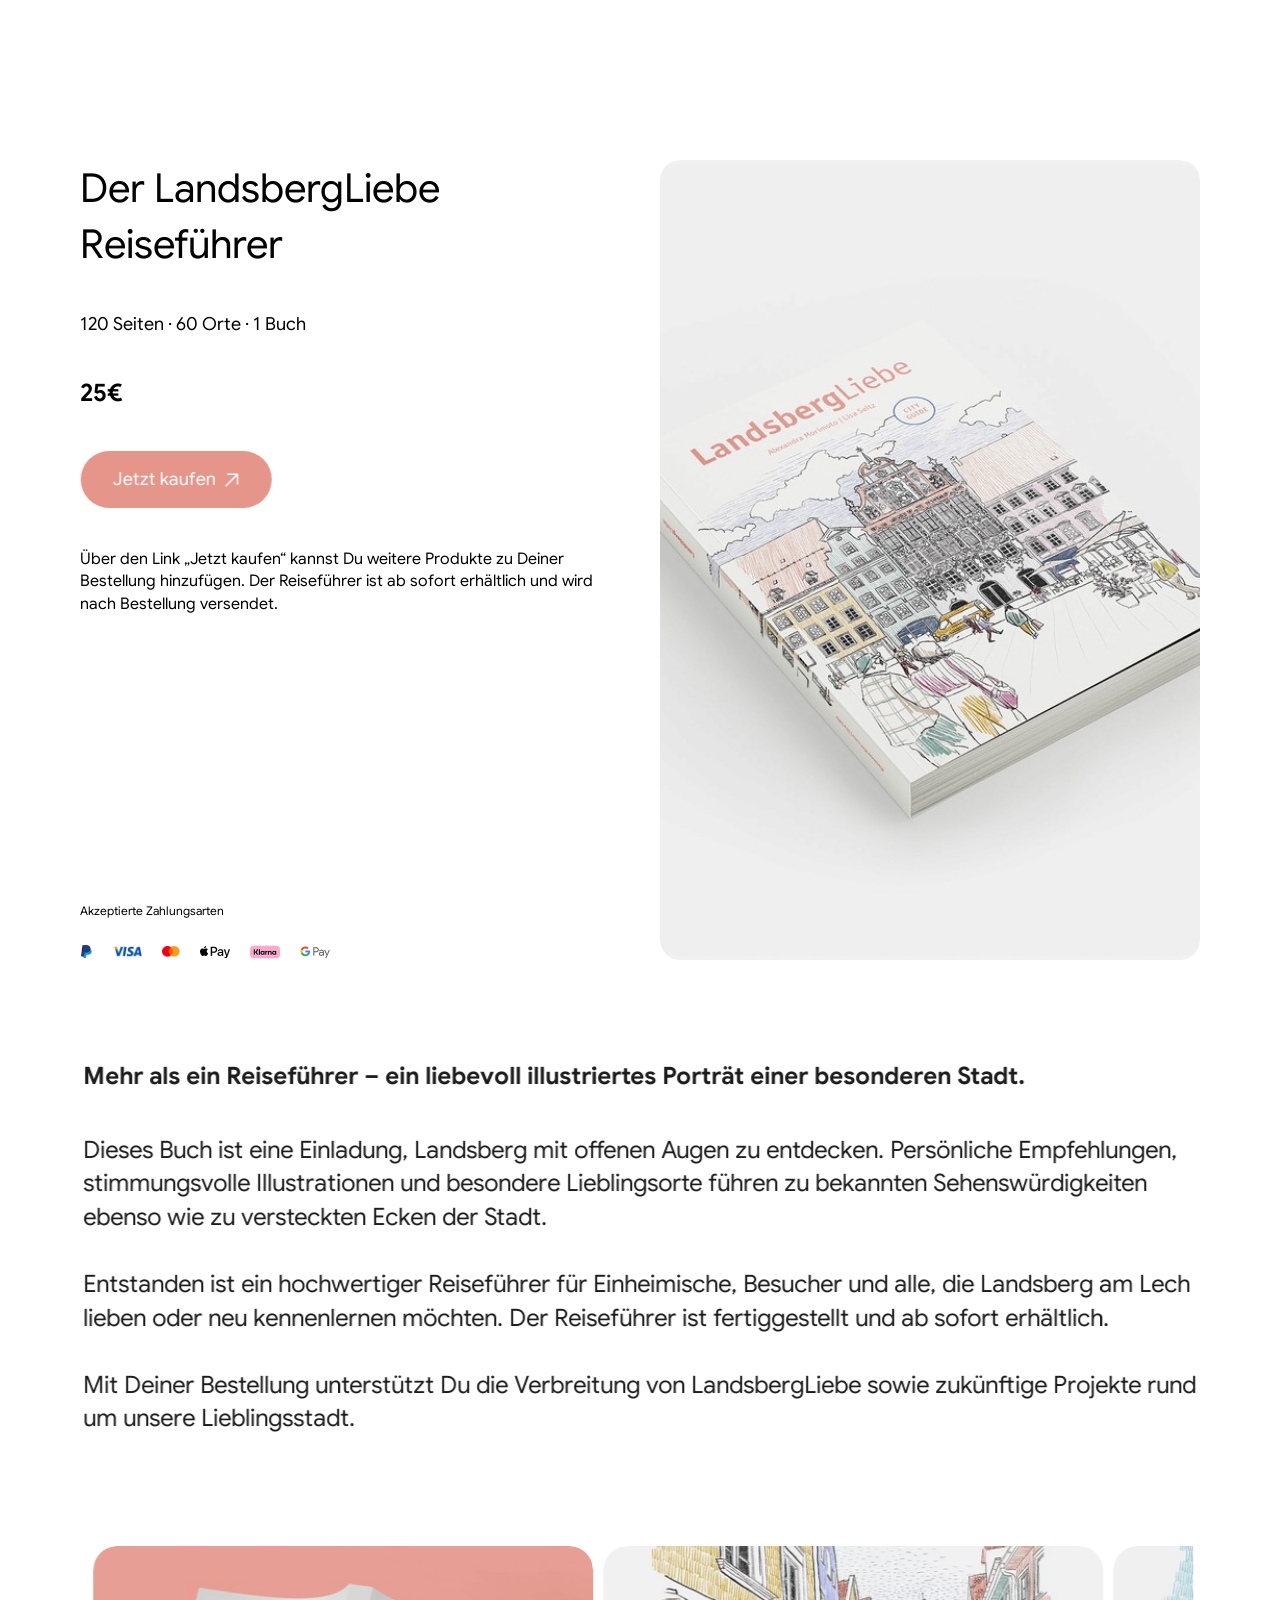
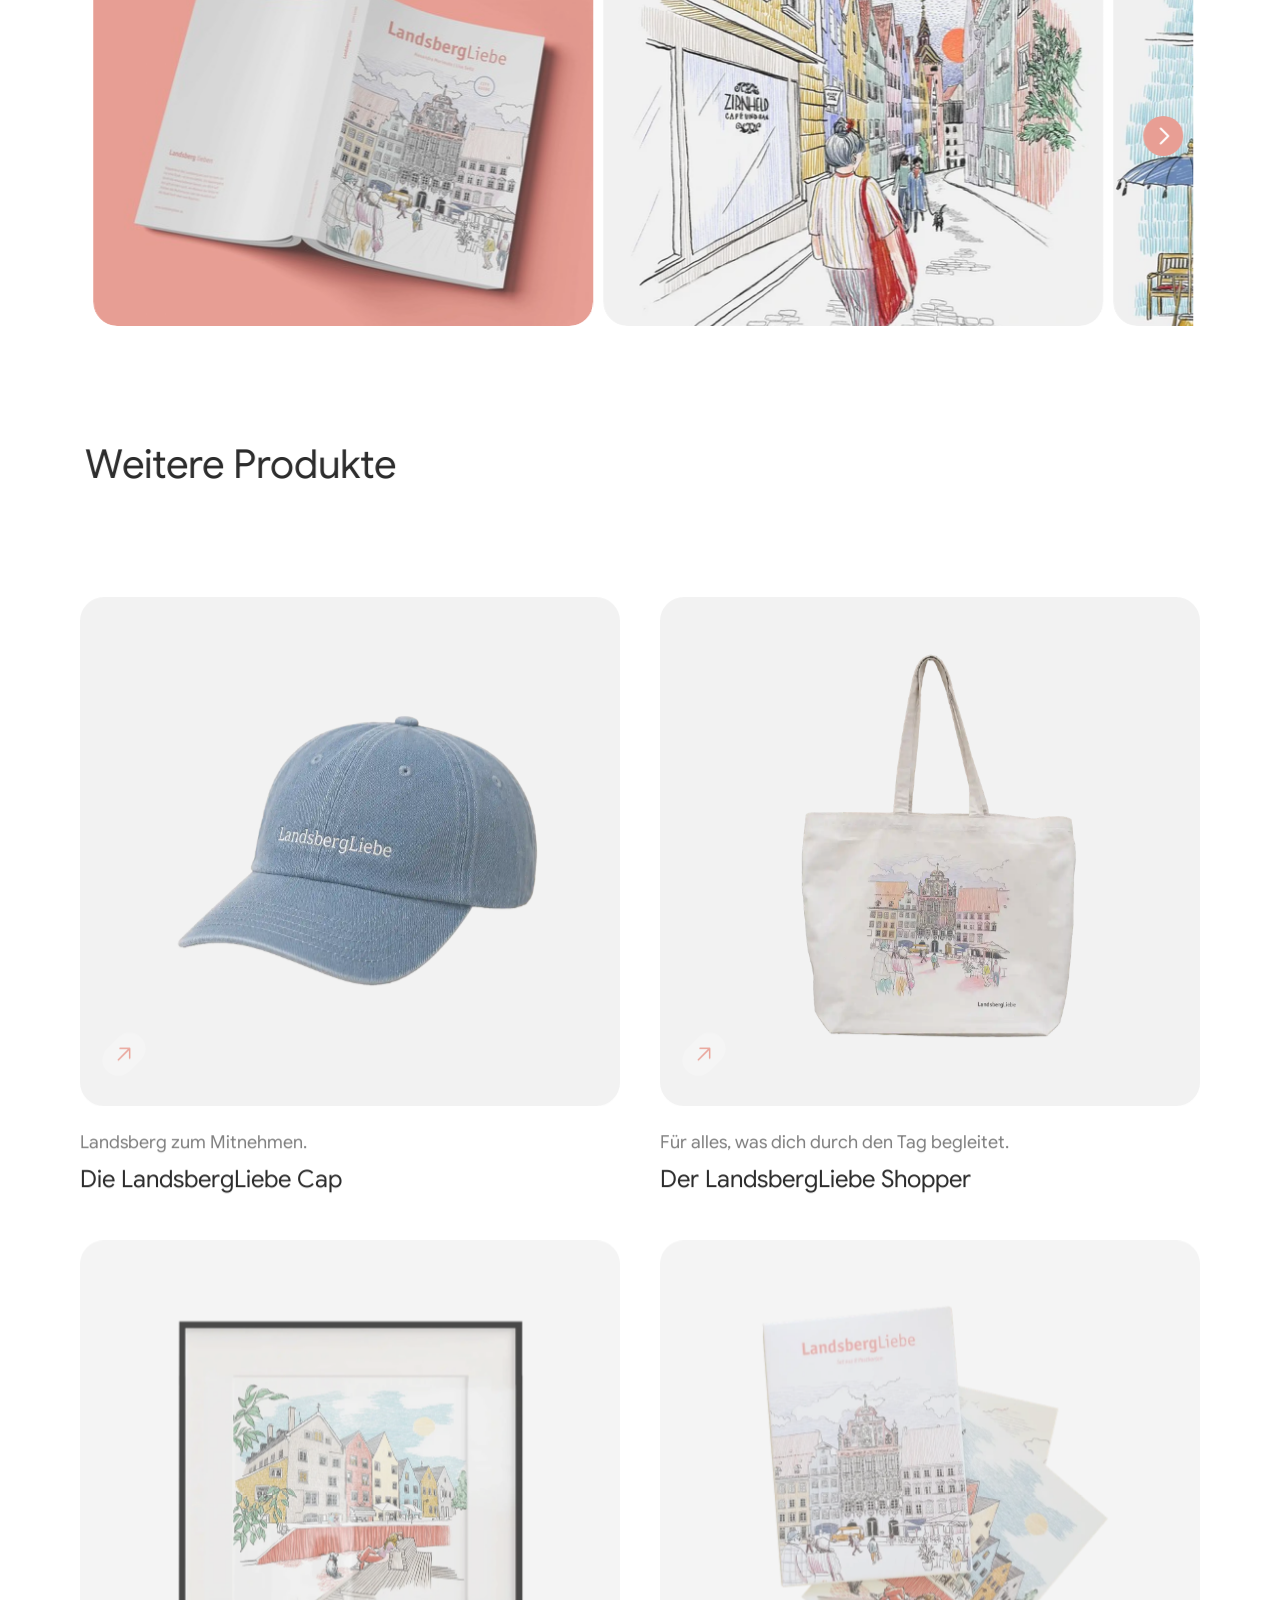
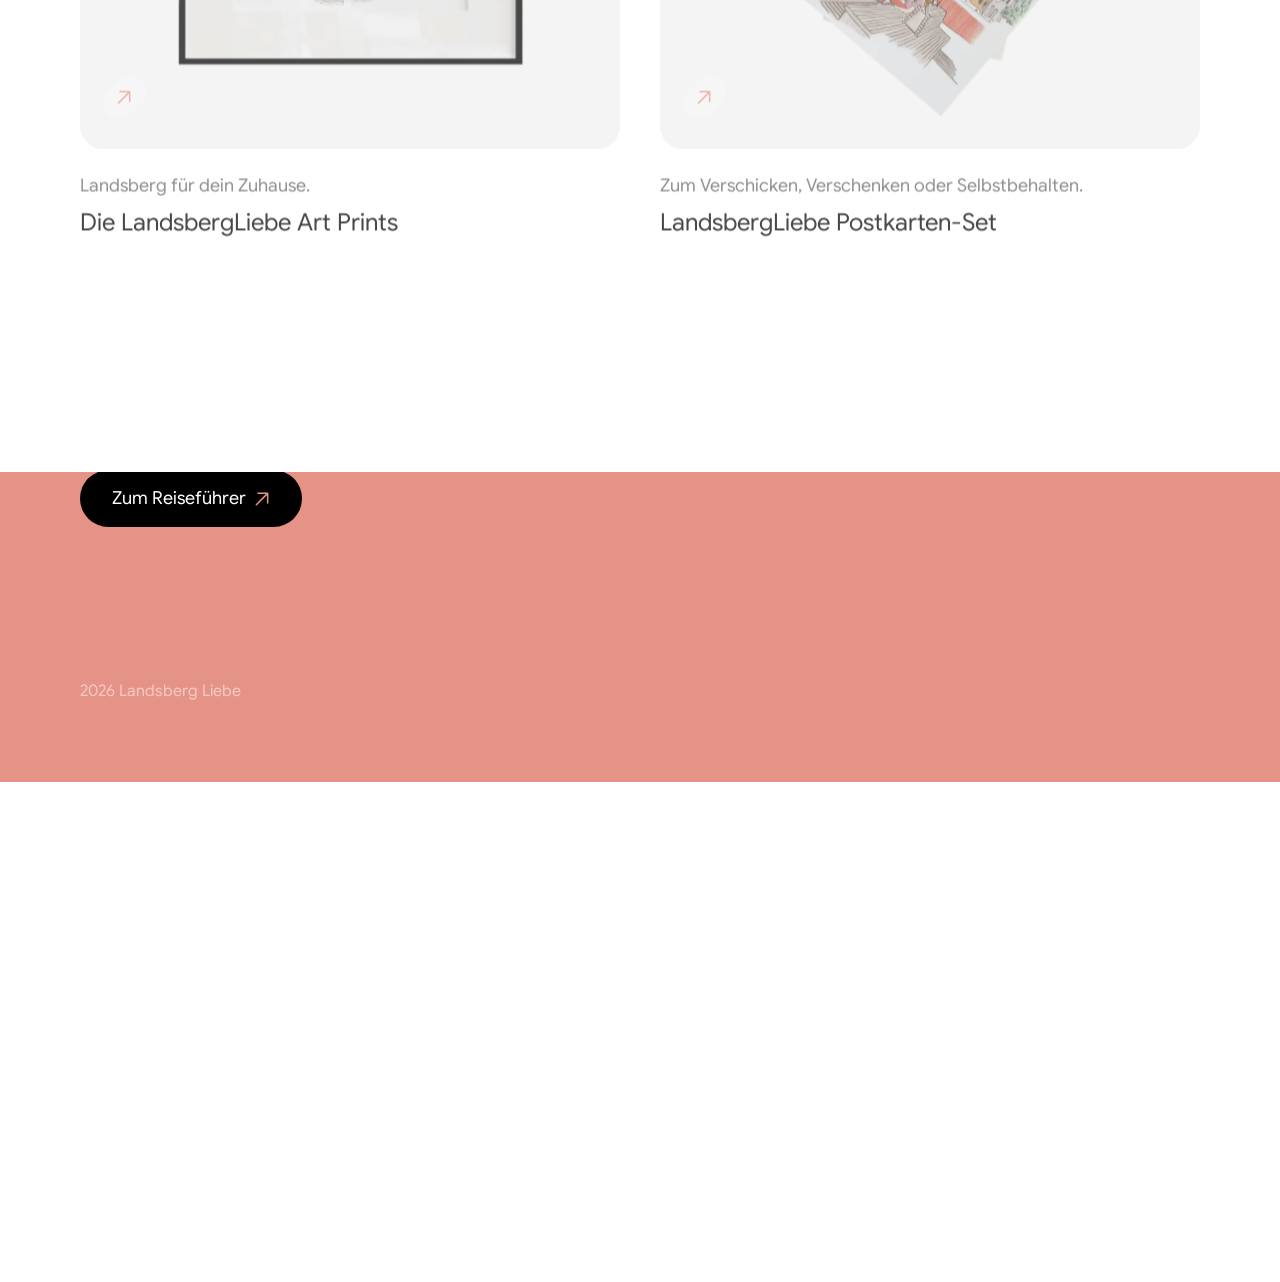
<file: shop/book.html>
<!DOCTYPE html><!-- Made in Framer · framer.com ✨ --><!-- Published Oct 6, 2026, 12:11 PM UTC --><html lang="de"><head><style>
#__framer-badge-container,#__framer-template-badge-container,
a[href*="framer.com/templates"],a[href*="framer.com/marketplace"]{display:none!important;pointer-events:none!important;height:0!important;overflow:hidden!important}
</style><script>
(function(){
  // Detect file:// protocol — ES modules and root-relative URLs don't work on file://
  if(location.protocol==='file:'){
    document.addEventListener('DOMContentLoaded',function(){
      var isMac=navigator.platform.indexOf('Mac')!==-1;
      var isWin=navigator.platform.indexOf('Win')!==-1;
      var termName=isMac?'Terminal':isWin?'Command Prompt':'Terminal';
      var openCmd=isMac?'Press Cmd + Space, type "Terminal"':isWin?'Press Win + R, type "cmd"':'Open your terminal';
      var fp=decodeURIComponent(location.pathname);
      var dir=fp.substring(isWin?1:0,fp.lastIndexOf('/'));
      var cdPath='cd "'+dir+'"';
      var serveCmd='npx serve -l 8000';
      var d=document.createElement('div');
      d.style.cssText='position:fixed;inset:0;z-index:999999;background:#fff;display:flex;align-items:center;justify-content:center;font-family:-apple-system,system-ui,sans-serif;padding:32px;text-align:center';
      d.innerHTML='<div style="max-width:520px;text-align:left">'
        +'<h2 style="font-size:1.5rem;margin:0 0 8px;color:#111;text-align:center">This site needs a web server</h2>'
        +'<p style="color:#555;line-height:1.6;margin:0 0 20px;text-align:center;font-size:0.9rem">You opened this file directly. Follow these steps to preview it:</p>'
        +'<ol style="margin:0 0 20px;padding-left:20px;color:#333;line-height:2.2;font-size:0.88rem">'
        +'<li>Open <strong>'+termName+'</strong> <span style="color:#888">('+openCmd+')</span></li>'
        +'<li>Navigate to this folder: <code style="background:#f5f5f5;padding:2px 8px;border-radius:4px;font-size:0.82rem">'+cdPath+'</code></li>'
        +'<li>Start a local server: <code style="background:#f5f5f5;padding:2px 8px;border-radius:4px;font-size:0.82rem">'+serveCmd+'</code></li>'
        +'<li>Open <a href="http://localhost:8000" style="color:#2563eb;font-weight:500">http://localhost:8000</a> in your browser</li>'
        +'</ol>'
        +'<p style="color:#888;font-size:0.78rem;margin:0 0 6px;text-align:center">Requires <a href="https://nodejs.org" style="color:#2563eb" target="_blank">Node.js</a>. Or use Python: <code style="background:#f5f5f5;padding:2px 8px;border-radius:4px;font-size:0.78rem">'+(isWin?'python -m http.server 8000':'python3 -m http.server 8000')+'</code></p>'
        +'<p style="color:#888;font-size:0.78rem;margin:0;text-align:center">Press Ctrl+C in the terminal to stop the server when done.</p>'
        +'</div>';
      document.body.appendChild(d);
    });
    return;
  }
  var _f=window.fetch;
  window.fetch=function(u,o){
    // Extract URL string from string, URL object, or Request object
    var _us=typeof u==='string'?u:(u&&u.href?u.href:(u&&u.url?u.url:''));
    if(_us&&/events\.framer\.com/.test(_us))
      return Promise.resolve(new Response(''));
    // Handle .framercms range requests (cmsBackendCompression protocol).
    // Two distinct request shapes need separate handling:
    //
    //   1) ?range=from-to,from-to query param — older CDN-slicing protocol.
    //      Framer CDN extracts the ranges server-side and returns ONLY those
    //      bytes concatenated. Local server returns the full file, so we
    //      slice client-side and return the concatenated result.
    //
    //   2) Range: bytes=from-to,from-to HTTP header — current Framer SDK path
    //      (function Xe in chunk-AG6AYVB4.mjs). The SDK itself handles slicing
    //      on the 200-status path; on 206 it parses multipart/byteranges.
    //      Local servers (e.g. Python http.server) return 206 with the wrong
    //      Content-Type for multi-range requests, tripping the multipart parser
    //      with "Missing Content-Type header". Fix: strip the Range header,
    //      fetch the full file with status 200, and pass it through unchanged
    //      so the SDK takes its own slice path.
    if(_us&&_us.indexOf('.framercms')!==-1){
      try{
        var _OU=typeof _U!=='undefined'?_U:URL;
        var _p=new _OU(_us);
        var _rng=_p.searchParams.get('range');
        if(_rng){
          _p.searchParams.delete('range');
          _p.searchParams.delete('rangeHash');
          return _f.call(window,_p.href).then(function(r2){
            if(!r2.ok)return r2;
            return r2.arrayBuffer().then(function(buf){
              var d=new Uint8Array(buf);
              var parts=_rng.split(','),total=0,ranges=[];
              for(var i=0;i<parts.length;i++){
                var pp=parts[i].split('-');
                var from=parseInt(pp[0],10),to=parseInt(pp[1],10)+1;
                ranges.push({f:from,t:to});total+=to-from;
              }
              var result=new Uint8Array(total),off=0;
              for(var i=0;i<ranges.length;i++){
                var end=Math.min(ranges[i].t,d.length);
                result.set(d.subarray(ranges[i].f,end),off);
                off+=end-ranges[i].f;
              }
              return new Response(result.buffer,{status:200,headers:{'Content-Type':'application/octet-stream'}});
            });
          });
        }
        // No ?range= query param — check for a Range: HTTP header on the init
        // or Request object. If present, refetch without it so the local server
        // returns 200 + full file. The Framer SDK will slice it itself.
        var _hdrRange=null;
        try{
          if(o&&o.headers){
            if(typeof o.headers.get==='function') _hdrRange=o.headers.get('Range')||o.headers.get('range');
            else _hdrRange=o.headers.Range||o.headers.range;
          }
          if(!_hdrRange&&u&&typeof u==='object'&&u.headers&&typeof u.headers.get==='function'){
            _hdrRange=u.headers.get('Range')||u.headers.get('range');
          }
        }catch(_){}
        if(_hdrRange){
          var _init={};
          if(o){
            for(var _k in o){ if(_k!=='headers') _init[_k]=o[_k]; }
            if(o.headers){
              var _hh={};
              if(typeof o.headers.forEach==='function'){
                o.headers.forEach(function(v,k){ if(k.toLowerCase()!=='range') _hh[k]=v; });
              }else{
                for(var _k2 in o.headers){ if(_k2.toLowerCase()!=='range') _hh[_k2]=o.headers[_k2]; }
              }
              _init.headers=_hh;
            }
          }
          // Pass full response straight through — the SDK handles 200 by
          // slicing the buffer itself using its own range list.
          return _f.call(window,_us,_init);
        }
      }catch(e){}
    }
    return _f.apply(this,arguments);
  };
  // Patch URL constructor: our rewriting turns absolute CDN URLs into relative paths,
  // which breaks new URL(path, base) when the base is no longer absolute.
  // This catches the error and prepends location.origin to make relative bases work.
  var _U=URL;
  URL=function(u,b){
    try{return new _U(u,b)}catch(e){
      if(b&&typeof b==='string'&&!b.includes('://')){
        return new _U(u,location.origin+(b[0]==='/'?'':'/')+b);
      }
      throw e;
    }
  };
  URL.prototype=_U.prototype;
  URL.createObjectURL=_U.createObjectURL;
  URL.revokeObjectURL=_U.revokeObjectURL;
  // Remove marketplace/template CTA anchors.
  // Do NOT remove #__framer-badge-container or #__framer-template-badge-container —
  // Framer's script_main calls hydrateRoot() on those elements. Removing them
  // makes getElementById return null, triggering React error #405. The CSS
  // (CLEANUP_CSS + inline display:none) keeps them hidden without DOM removal.
  function _clean(){
    document.querySelectorAll('a[href*="framer.com/templates"],a[href*="framer.com/marketplace"]').forEach(function(a){
      var wrap=a.closest('[class*="-container"]');
      if(wrap&&wrap!==a.closest('[data-framer-name="Container"]')){wrap.remove();return;}
      a.remove();
    });
  }
  _clean();
  document.addEventListener('DOMContentLoaded',_clean);
  new MutationObserver(function(muts){
    for(var i=0;i<muts.length;i++){
      for(var j=0;j<muts[i].addedNodes.length;j++){
        var n=muts[i].addedNodes[j];
        if(n.nodeType!==1)continue;
        if(n.querySelector&&n.querySelector('a[href*="framer.com/marketplace"],a[href*="framer.com/templates"]')){_clean();}
      }
    }
  }).observe(document.documentElement,{childList:true,subtree:true});
})();
</script>
	<meta charset="utf-8">
	<meta name="viewport" content="width=device-width">
	<meta name="generator" content="Framer 4635c17">
	<title>LandsbergLiebe - Dein Reiseführer für Landsberg am Lech</title>
    <meta property="og:url" content="https://hilarious-work-663382.framer.app/shop/book"><meta name="description" content="Persönliche Empfehlungen, handgezeichnete Illustrationen und besondere Lieblingsorte zeigen Dir Landsberg aus einer ganz persönlichen Perspektive: Authentisch, inspirierend und mit viel Liebe zum Detail.">
    
    
    <meta name="framer-html-plugin" content="disable">
    <link href="/images/lZRfbpkXyYmv8LLtX9rcyJ7bFQ.png" rel="icon" media="(prefers-color-scheme: light)">
    <link href="/images/lZRfbpkXyYmv8LLtX9rcyJ7bFQ.png" rel="icon" media="(prefers-color-scheme: dark)">
    <link rel="apple-touch-icon" href="/images/lZRfbpkXyYmv8LLtX9rcyJ7bFQ.png">
    <!-- Open Graph -->
    <meta property="og:type" content="website">
    <meta property="og:title" content="LandsbergLiebe - Dein Reiseführer für Landsberg am Lech">
    <meta property="og:description" content="Persönliche Empfehlungen, handgezeichnete Illustrationen und besondere Lieblingsorte zeigen Dir Landsberg aus einer ganz persönlichen Perspektive: Authentisch, inspirierend und mit viel Liebe zum Detail.">
    <meta property="og:image" content="/images/MVKG5e41nytJ7e1iQTRiBMx5cu0.png">
    <!-- X -->
    <meta name="twitter:card" content="summary_large_image">
    <meta name="twitter:title" content="LandsbergLiebe - Dein Reiseführer für Landsberg am Lech">
    <meta name="twitter:description" content="Persönliche Empfehlungen, handgezeichnete Illustrationen und besondere Lieblingsorte zeigen Dir Landsberg aus einer ganz persönlichen Perspektive: Authentisch, inspirierend und mit viel Liebe zum Detail.">
    <meta name="twitter:image" content="/images/MVKG5e41nytJ7e1iQTRiBMx5cu0.png">
	
	
	
	
	<!-- Start of headStart -->
    
    <!-- End of headStart -->
	
	<style data-framer-font-css="">/* armenian */
@font-face {
  font-family: 'Google Sans';
  font-style: italic;
  font-weight: 400;
  font-display: swap;
  src: url(/fonts/ff603d19_4UairENHsxJlGDuGo1OIlL3L2JB874GPhFI9_IqmuRqGpjeaLi42kO8QvnQkr74vu-A.woff2) format('woff2');
  unicode-range: U+0308, U+0530-058F, U+2010, U+2024, U+25CC, U+FB13-FB17;
}
/* bengali */
@font-face {
  font-family: 'Google Sans';
  font-style: italic;
  font-weight: 400;
  font-display: swap;
  src: url(/fonts/8d7a2fe2_4UairENHsxJlGDuGo1OIlL3L2JB874GPhFI9_IqmuRqGpjeaLi42kO8QvnQkrb4vu-A.woff2) format('woff2');
  unicode-range: U+0951-0952, U+0964-0965, U+0980-09FE, U+1CD0, U+1CD2, U+1CD5-1CD6, U+1CD8, U+1CE1, U+1CEA, U+1CED, U+1CF2, U+1CF5-1CF7, U+200C-200D, U+20B9, U+25CC, U+A8F1, U+11DF0-11DF1;
}
/* canadian-aboriginal */
@font-face {
  font-family: 'Google Sans';
  font-style: italic;
  font-weight: 400;
  font-display: swap;
  src: url(/fonts/9523def0_4UairENHsxJlGDuGo1OIlL3L2JB874GPhFI9_IqmuRqGpjeaLi42kO8QvnQkkL4vu-A.woff2) format('woff2');
  unicode-range: U+02C7, U+02D8-02D9, U+02DB, U+0307, U+1400-167F, U+18B0-18F5, U+25CC, U+11AB0-11ABF;
}
/* cyrillic-ext */
@font-face {
  font-family: 'Google Sans';
  font-style: italic;
  font-weight: 400;
  font-display: swap;
  src: url(/fonts/1b54ca8d_4UairENHsxJlGDuGo1OIlL3L2JB874GPhFI9_IqmuRqGpjeaLi42kO8QvnQksr4vu-A.woff2) format('woff2');
  unicode-range: U+0460-052F, U+1C80-1C8A, U+20B4, U+2DE0-2DFF, U+A640-A69F, U+FE2E-FE2F;
}
/* cyrillic */
@font-face {
  font-family: 'Google Sans';
  font-style: italic;
  font-weight: 400;
  font-display: swap;
  src: url(/fonts/634874ed_4UairENHsxJlGDuGo1OIlL3L2JB874GPhFI9_IqmuRqGpjeaLi42kO8QvnQku74vu-A.woff2) format('woff2');
  unicode-range: U+0301, U+0400-045F, U+0490-0491, U+04B0-04B1, U+2116;
}
/* devanagari */
@font-face {
  font-family: 'Google Sans';
  font-style: italic;
  font-weight: 400;
  font-display: swap;
  src: url(/fonts/486e0e65_4UairENHsxJlGDuGo1OIlL3L2JB874GPhFI9_IqmuRqGpjeaLi42kO8QvnQkvr4vu-A.woff2) format('woff2');
  unicode-range: U+0900-097F, U+1CD0-1CF4, U+1CF7-1CF9, U+200C-200D, U+20A8, U+20B9, U+20F0, U+25CC, U+A830-A839, U+A8E0-A8FF, U+11B00-11B0A;
}
/* ethiopic */
@font-face {
  font-family: 'Google Sans';
  font-style: italic;
  font-weight: 400;
  font-display: swap;
  src: url(/fonts/d85f602b_4UairENHsxJlGDuGo1OIlL3L2JB874GPhFI9_IqmuRqGpjeaLi42kO8QvnQkrr4vu-A.woff2) format('woff2');
  unicode-range: U+030E, U+1200-1399, U+2D80-2DDE, U+AB01-AB2E, U+1E7E0-1E7E6, U+1E7E8-1E7EB, U+1E7ED-1E7EE, U+1E7F0-1E7FE;
}
/* georgian */
@font-face {
  font-family: 'Google Sans';
  font-style: italic;
  font-weight: 400;
  font-display: swap;
  src: url(/fonts/d9640ff7_4UairENHsxJlGDuGo1OIlL3L2JB874GPhFI9_IqmuRqGpjeaLi42kO8QvnQkoL4vu-A.woff2) format('woff2');
  unicode-range: U+0589, U+10A0-10FF, U+1C90-1CBA, U+1CBD-1CBF, U+205A, U+2D00-2D2F, U+2E31;
}
/* greek-ext */
@font-face {
  font-family: 'Google Sans';
  font-style: italic;
  font-weight: 400;
  font-display: swap;
  src: url(/fonts/86a4f1f7_4UairENHsxJlGDuGo1OIlL3L2JB874GPhFI9_IqmuRqGpjeaLi42kO8QvnQks74vu-A.woff2) format('woff2');
  unicode-range: U+1F00-1FFF;
}
/* greek */
@font-face {
  font-family: 'Google Sans';
  font-style: italic;
  font-weight: 400;
  font-display: swap;
  src: url(/fonts/f1d310de_4UairENHsxJlGDuGo1OIlL3L2JB874GPhFI9_IqmuRqGpjeaLi42kO8QvnQkvL4vu-A.woff2) format('woff2');
  unicode-range: U+0370-0377, U+037A-037F, U+0384-038A, U+038C, U+038E-03A1, U+03A3-03FF;
}
/* gujarati */
@font-face {
  font-family: 'Google Sans';
  font-style: italic;
  font-weight: 400;
  font-display: swap;
  src: url(/fonts/21a4aeca_4UairENHsxJlGDuGo1OIlL3L2JB874GPhFI9_IqmuRqGpjeaLi42kO8QvnQkpL4vu-A.woff2) format('woff2');
  unicode-range: U+0951-0952, U+0964-0965, U+0A80-0AFF, U+200C-200D, U+20B9, U+25CC, U+A830-A839;
}
/* gurmukhi */
@font-face {
  font-family: 'Google Sans';
  font-style: italic;
  font-weight: 400;
  font-display: swap;
  src: url(/fonts/f82759a4_4UairENHsxJlGDuGo1OIlL3L2JB874GPhFI9_IqmuRqGpjeaLi42kO8QvnQknL4vu-A.woff2) format('woff2');
  unicode-range: U+0951-0952, U+0964-0965, U+0A01-0A76, U+200C-200D, U+20B9, U+25CC, U+262C, U+A830-A839;
}
/* hebrew */
@font-face {
  font-family: 'Google Sans';
  font-style: italic;
  font-weight: 400;
  font-display: swap;
  src: url(/fonts/8a9d6d65_4UairENHsxJlGDuGo1OIlL3L2JB874GPhFI9_IqmuRqGpjeaLi42kO8QvnQkvb4vu-A.woff2) format('woff2');
  unicode-range: U+0307-0308, U+0590-05FF, U+200C-2010, U+20AA, U+25CC, U+FB1D-FB4F;
}
/* khmer */
@font-face {
  font-family: 'Google Sans';
  font-style: italic;
  font-weight: 400;
  font-display: swap;
  src: url(/fonts/3b9cbdb6_4UairENHsxJlGDuGo1OIlL3L2JB874GPhFI9_IqmuRqGpjeaLi42kO8QvnQktL4vu-A.woff2) format('woff2');
  unicode-range: U+1780-17FF, U+19E0-19FF, U+200C-200D, U+25CC;
}
/* lao */
@font-face {
  font-family: 'Google Sans';
  font-style: italic;
  font-weight: 400;
  font-display: swap;
  src: url(/fonts/b2b5a55e_4UairENHsxJlGDuGo1OIlL3L2JB874GPhFI9_IqmuRqGpjeaLi42kO8QvnQktr4vu-A.woff2) format('woff2');
  unicode-range: U+0E81-0EDF, U+200C-200D, U+25CC;
}
/* malayalam */
@font-face {
  font-family: 'Google Sans';
  font-style: italic;
  font-weight: 400;
  font-display: swap;
  src: url(/fonts/2c58646b_4UairENHsxJlGDuGo1OIlL3L2JB874GPhFI9_IqmuRqGpjeaLi42kO8QvnQkp74vu-A.woff2) format('woff2');
  unicode-range: U+0307, U+0323, U+0951-0952, U+0964-0965, U+0B83, U+0D00-0D7F, U+1CDA, U+1CF2, U+200C-200D, U+20B9, U+25CC, U+A830-A832;
}
/* oriya */
@font-face {
  font-family: 'Google Sans';
  font-style: italic;
  font-weight: 400;
  font-display: swap;
  src: url(/fonts/d476f7a5_4UairENHsxJlGDuGo1OIlL3L2JB874GPhFI9_IqmuRqGpjeaLi42kO8QvnQkpr4vu-A.woff2) format('woff2');
  unicode-range: U+0951-0952, U+0964-0965, U+0B01-0B77, U+1CDA, U+1CF2, U+200C-200D, U+20B9, U+25CC;
}
/* sinhala */
@font-face {
  font-family: 'Google Sans';
  font-style: italic;
  font-weight: 400;
  font-display: swap;
  src: url(/fonts/a516983c_4UairENHsxJlGDuGo1OIlL3L2JB874GPhFI9_IqmuRqGpjeaLi42kO8QvnQkor4vu-A.woff2) format('woff2');
  unicode-range: U+0964-0965, U+0D81-0DF4, U+1CF2, U+200C-200D, U+25CC, U+111E1-111F4;
}
/* symbols */
@font-face {
  font-family: 'Google Sans';
  font-style: italic;
  font-weight: 400;
  font-display: swap;
  src: url(/fonts/1f51441c_4UairENHsxJlGDuGo1OIlL3L2JB874GPhFI9_IqmuRqGpjeaLi42kO8QvnQk0b4vu-A.woff2) format('woff2');
  unicode-range: U+0001-000C, U+000E-001F, U+007F-009F, U+20DD-20E0, U+20E2-20E4, U+2150-218F, U+2190, U+2192, U+2194-2199, U+21AF, U+21E6-21F0, U+21F3, U+2218-2219, U+2299, U+22C4-22C6, U+2300-243F, U+2440-244A, U+2460-24FF, U+25A0-27BF, U+2800-28FF, U+2921-2922, U+2981, U+29BF, U+29EB, U+2B00-2BFF, U+4DC0-4DFF, U+FFF9-FFFB, U+10140-1018E, U+10190-1019C, U+101A0, U+101D0-101FD, U+102E0-102FB, U+10E60-10E7E, U+1D2C0-1D2D3, U+1D2E0-1D37F, U+1F000-1F0FF, U+1F100-1F1AE, U+1F1E6-1F1FF, U+1F30D-1F30F, U+1F315, U+1F31C, U+1F31E, U+1F320-1F32C, U+1F336, U+1F378, U+1F37D, U+1F382, U+1F393-1F39F, U+1F3A7-1F3A8, U+1F3AC-1F3AF, U+1F3C2, U+1F3C4-1F3C6, U+1F3CA-1F3CE, U+1F3D4-1F3E0, U+1F3ED, U+1F3F1-1F3F3, U+1F3F5-1F3F7, U+1F408, U+1F415, U+1F41F, U+1F426, U+1F43F, U+1F441-1F442, U+1F444, U+1F446-1F449, U+1F44C-1F44E, U+1F453, U+1F46A, U+1F47D, U+1F4A3, U+1F4B0, U+1F4B3, U+1F4B9, U+1F4BB, U+1F4BF, U+1F4C8-1F4CB, U+1F4D6, U+1F4DA, U+1F4DF, U+1F4E3-1F4E6, U+1F4EA-1F4ED, U+1F4F7, U+1F4F9-1F4FB, U+1F4FD-1F4FE, U+1F503, U+1F507-1F50B, U+1F50D, U+1F512-1F513, U+1F53E-1F54A, U+1F54F-1F5FA, U+1F610, U+1F650-1F67F, U+1F687, U+1F68D, U+1F691, U+1F694, U+1F698, U+1F6AD, U+1F6B2, U+1F6B9-1F6BA, U+1F6BC, U+1F6C6-1F6CF, U+1F6D3-1F6D7, U+1F6E0-1F6EA, U+1F6F0-1F6F3, U+1F6F7-1F6FC, U+1F700-1F80B, U+1F810-1F847, U+1F850-1F859, U+1F860-1F887, U+1F890-1F8AD, U+1F8B0-1F8BB, U+1F8C0-1F8C1, U+1F8D0-1F8D8, U+1F900-1F90B, U+1F93B, U+1F946, U+1F984, U+1F996, U+1F9E9, U+1FA00-1FA6F, U+1FA70-1FA7C, U+1FA80-1FAC6, U+1FAC8, U+1FACC-1FADD, U+1FADF-1FAEB, U+1FAEF-1FAFA, U+1FB00-1FBFF;
}
/* tamil */
@font-face {
  font-family: 'Google Sans';
  font-style: italic;
  font-weight: 400;
  font-display: swap;
  src: url(/fonts/5cf00474_4UairENHsxJlGDuGo1OIlL3L2JB874GPhFI9_IqmuRqGpjeaLi42kO8QvnQkqb4vu-A.woff2) format('woff2');
  unicode-range: U+0964-0965, U+0B82-0BFA, U+200C-200D, U+20B9, U+25CC;
}
/* telugu */
@font-face {
  font-family: 'Google Sans';
  font-style: italic;
  font-weight: 400;
  font-display: swap;
  src: url(/fonts/d98bb0da_4UairENHsxJlGDuGo1OIlL3L2JB874GPhFI9_IqmuRqGpjeaLi42kO8QvnQko74vu-A.woff2) format('woff2');
  unicode-range: U+0951-0952, U+0964-0965, U+0B83, U+0C00-0C7F, U+1CD5-1CD6, U+1CD8, U+1CDA, U+1CF2, U+200C-200D, U+25CC;
}
/* thai */
@font-face {
  font-family: 'Google Sans';
  font-style: italic;
  font-weight: 400;
  font-display: swap;
  src: url(/fonts/27810297_4UairENHsxJlGDuGo1OIlL3L2JB874GPhFI9_IqmuRqGpjeaLi42kO8QvnQkq74vu-A.woff2) format('woff2');
  unicode-range: U+02D7, U+0303, U+0331, U+0E01-0E5B, U+200C-200D, U+25CC;
}
/* vietnamese */
@font-face {
  font-family: 'Google Sans';
  font-style: italic;
  font-weight: 400;
  font-display: swap;
  src: url(/fonts/ac41d69e_4UairENHsxJlGDuGo1OIlL3L2JB874GPhFI9_IqmuRqGpjeaLi42kO8QvnQksL4vu-A.woff2) format('woff2');
  unicode-range: U+0102-0103, U+0110-0111, U+0128-0129, U+0168-0169, U+01A0-01A1, U+01AF-01B0, U+0300-0301, U+0303-0304, U+0308-0309, U+0323, U+0329, U+1EA0-1EF9, U+20AB;
}
/* latin-ext */
@font-face {
  font-family: 'Google Sans';
  font-style: italic;
  font-weight: 400;
  font-display: swap;
  src: url(/fonts/194c0d49_4UairENHsxJlGDuGo1OIlL3L2JB874GPhFI9_IqmuRqGpjeaLi42kO8QvnQksb4vu-A.woff2) format('woff2');
  unicode-range: U+0100-02BA, U+02BD-02C5, U+02C7-02CC, U+02CE-02D7, U+02DD-02FF, U+0304, U+0308, U+0329, U+1D00-1DBF, U+1E00-1E9F, U+1EF2-1EFF, U+2020, U+20A0-20AB, U+20AD-20C4, U+2113, U+2C60-2C7F, U+A720-A7FF;
}
/* latin */
@font-face {
  font-family: 'Google Sans';
  font-style: italic;
  font-weight: 400;
  font-display: swap;
  src: url(/fonts/567b3396_4UairENHsxJlGDuGo1OIlL3L2JB874GPhFI9_IqmuRqGpjeaLi42kO8QvnQkv74v.woff2) format('woff2');
  unicode-range: U+0000-00FF, U+0131, U+0152-0153, U+02BB-02BC, U+02C6, U+02DA, U+02DC, U+0304, U+0308, U+0329, U+2000-206F, U+20AC, U+2122, U+2191, U+2193, U+2212, U+2215, U+FEFF, U+FFFD;
}
/* armenian */
@font-face {
  font-family: 'Google Sans';
  font-style: italic;
  font-weight: 700;
  font-display: swap;
  src: url(/fonts/ff603d19_4UairENHsxJlGDuGo1OIlL3L2JB874GPhFI9_IqmuRqGpjeaLi42kO8QvnQkr74vu-A.woff2) format('woff2');
  unicode-range: U+0308, U+0530-058F, U+2010, U+2024, U+25CC, U+FB13-FB17;
}
/* bengali */
@font-face {
  font-family: 'Google Sans';
  font-style: italic;
  font-weight: 700;
  font-display: swap;
  src: url(/fonts/8d7a2fe2_4UairENHsxJlGDuGo1OIlL3L2JB874GPhFI9_IqmuRqGpjeaLi42kO8QvnQkrb4vu-A.woff2) format('woff2');
  unicode-range: U+0951-0952, U+0964-0965, U+0980-09FE, U+1CD0, U+1CD2, U+1CD5-1CD6, U+1CD8, U+1CE1, U+1CEA, U+1CED, U+1CF2, U+1CF5-1CF7, U+200C-200D, U+20B9, U+25CC, U+A8F1, U+11DF0-11DF1;
}
/* canadian-aboriginal */
@font-face {
  font-family: 'Google Sans';
  font-style: italic;
  font-weight: 700;
  font-display: swap;
  src: url(/fonts/9523def0_4UairENHsxJlGDuGo1OIlL3L2JB874GPhFI9_IqmuRqGpjeaLi42kO8QvnQkkL4vu-A.woff2) format('woff2');
  unicode-range: U+02C7, U+02D8-02D9, U+02DB, U+0307, U+1400-167F, U+18B0-18F5, U+25CC, U+11AB0-11ABF;
}
/* cyrillic-ext */
@font-face {
  font-family: 'Google Sans';
  font-style: italic;
  font-weight: 700;
  font-display: swap;
  src: url(/fonts/1b54ca8d_4UairENHsxJlGDuGo1OIlL3L2JB874GPhFI9_IqmuRqGpjeaLi42kO8QvnQksr4vu-A.woff2) format('woff2');
  unicode-range: U+0460-052F, U+1C80-1C8A, U+20B4, U+2DE0-2DFF, U+A640-A69F, U+FE2E-FE2F;
}
/* cyrillic */
@font-face {
  font-family: 'Google Sans';
  font-style: italic;
  font-weight: 700;
  font-display: swap;
  src: url(/fonts/634874ed_4UairENHsxJlGDuGo1OIlL3L2JB874GPhFI9_IqmuRqGpjeaLi42kO8QvnQku74vu-A.woff2) format('woff2');
  unicode-range: U+0301, U+0400-045F, U+0490-0491, U+04B0-04B1, U+2116;
}
/* devanagari */
@font-face {
  font-family: 'Google Sans';
  font-style: italic;
  font-weight: 700;
  font-display: swap;
  src: url(/fonts/486e0e65_4UairENHsxJlGDuGo1OIlL3L2JB874GPhFI9_IqmuRqGpjeaLi42kO8QvnQkvr4vu-A.woff2) format('woff2');
  unicode-range: U+0900-097F, U+1CD0-1CF4, U+1CF7-1CF9, U+200C-200D, U+20A8, U+20B9, U+20F0, U+25CC, U+A830-A839, U+A8E0-A8FF, U+11B00-11B0A;
}
/* ethiopic */
@font-face {
  font-family: 'Google Sans';
  font-style: italic;
  font-weight: 700;
  font-display: swap;
  src: url(/fonts/d85f602b_4UairENHsxJlGDuGo1OIlL3L2JB874GPhFI9_IqmuRqGpjeaLi42kO8QvnQkrr4vu-A.woff2) format('woff2');
  unicode-range: U+030E, U+1200-1399, U+2D80-2DDE, U+AB01-AB2E, U+1E7E0-1E7E6, U+1E7E8-1E7EB, U+1E7ED-1E7EE, U+1E7F0-1E7FE;
}
/* georgian */
@font-face {
  font-family: 'Google Sans';
  font-style: italic;
  font-weight: 700;
  font-display: swap;
  src: url(/fonts/d9640ff7_4UairENHsxJlGDuGo1OIlL3L2JB874GPhFI9_IqmuRqGpjeaLi42kO8QvnQkoL4vu-A.woff2) format('woff2');
  unicode-range: U+0589, U+10A0-10FF, U+1C90-1CBA, U+1CBD-1CBF, U+205A, U+2D00-2D2F, U+2E31;
}
/* greek-ext */
@font-face {
  font-family: 'Google Sans';
  font-style: italic;
  font-weight: 700;
  font-display: swap;
  src: url(/fonts/86a4f1f7_4UairENHsxJlGDuGo1OIlL3L2JB874GPhFI9_IqmuRqGpjeaLi42kO8QvnQks74vu-A.woff2) format('woff2');
  unicode-range: U+1F00-1FFF;
}
/* greek */
@font-face {
  font-family: 'Google Sans';
  font-style: italic;
  font-weight: 700;
  font-display: swap;
  src: url(/fonts/f1d310de_4UairENHsxJlGDuGo1OIlL3L2JB874GPhFI9_IqmuRqGpjeaLi42kO8QvnQkvL4vu-A.woff2) format('woff2');
  unicode-range: U+0370-0377, U+037A-037F, U+0384-038A, U+038C, U+038E-03A1, U+03A3-03FF;
}
/* gujarati */
@font-face {
  font-family: 'Google Sans';
  font-style: italic;
  font-weight: 700;
  font-display: swap;
  src: url(/fonts/21a4aeca_4UairENHsxJlGDuGo1OIlL3L2JB874GPhFI9_IqmuRqGpjeaLi42kO8QvnQkpL4vu-A.woff2) format('woff2');
  unicode-range: U+0951-0952, U+0964-0965, U+0A80-0AFF, U+200C-200D, U+20B9, U+25CC, U+A830-A839;
}
/* gurmukhi */
@font-face {
  font-family: 'Google Sans';
  font-style: italic;
  font-weight: 700;
  font-display: swap;
  src: url(/fonts/f82759a4_4UairENHsxJlGDuGo1OIlL3L2JB874GPhFI9_IqmuRqGpjeaLi42kO8QvnQknL4vu-A.woff2) format('woff2');
  unicode-range: U+0951-0952, U+0964-0965, U+0A01-0A76, U+200C-200D, U+20B9, U+25CC, U+262C, U+A830-A839;
}
/* hebrew */
@font-face {
  font-family: 'Google Sans';
  font-style: italic;
  font-weight: 700;
  font-display: swap;
  src: url(/fonts/8a9d6d65_4UairENHsxJlGDuGo1OIlL3L2JB874GPhFI9_IqmuRqGpjeaLi42kO8QvnQkvb4vu-A.woff2) format('woff2');
  unicode-range: U+0307-0308, U+0590-05FF, U+200C-2010, U+20AA, U+25CC, U+FB1D-FB4F;
}
/* khmer */
@font-face {
  font-family: 'Google Sans';
  font-style: italic;
  font-weight: 700;
  font-display: swap;
  src: url(/fonts/3b9cbdb6_4UairENHsxJlGDuGo1OIlL3L2JB874GPhFI9_IqmuRqGpjeaLi42kO8QvnQktL4vu-A.woff2) format('woff2');
  unicode-range: U+1780-17FF, U+19E0-19FF, U+200C-200D, U+25CC;
}
/* lao */
@font-face {
  font-family: 'Google Sans';
  font-style: italic;
  font-weight: 700;
  font-display: swap;
  src: url(/fonts/b2b5a55e_4UairENHsxJlGDuGo1OIlL3L2JB874GPhFI9_IqmuRqGpjeaLi42kO8QvnQktr4vu-A.woff2) format('woff2');
  unicode-range: U+0E81-0EDF, U+200C-200D, U+25CC;
}
/* malayalam */
@font-face {
  font-family: 'Google Sans';
  font-style: italic;
  font-weight: 700;
  font-display: swap;
  src: url(/fonts/2c58646b_4UairENHsxJlGDuGo1OIlL3L2JB874GPhFI9_IqmuRqGpjeaLi42kO8QvnQkp74vu-A.woff2) format('woff2');
  unicode-range: U+0307, U+0323, U+0951-0952, U+0964-0965, U+0B83, U+0D00-0D7F, U+1CDA, U+1CF2, U+200C-200D, U+20B9, U+25CC, U+A830-A832;
}
/* oriya */
@font-face {
  font-family: 'Google Sans';
  font-style: italic;
  font-weight: 700;
  font-display: swap;
  src: url(/fonts/d476f7a5_4UairENHsxJlGDuGo1OIlL3L2JB874GPhFI9_IqmuRqGpjeaLi42kO8QvnQkpr4vu-A.woff2) format('woff2');
  unicode-range: U+0951-0952, U+0964-0965, U+0B01-0B77, U+1CDA, U+1CF2, U+200C-200D, U+20B9, U+25CC;
}
/* sinhala */
@font-face {
  font-family: 'Google Sans';
  font-style: italic;
  font-weight: 700;
  font-display: swap;
  src: url(/fonts/a516983c_4UairENHsxJlGDuGo1OIlL3L2JB874GPhFI9_IqmuRqGpjeaLi42kO8QvnQkor4vu-A.woff2) format('woff2');
  unicode-range: U+0964-0965, U+0D81-0DF4, U+1CF2, U+200C-200D, U+25CC, U+111E1-111F4;
}
/* symbols */
@font-face {
  font-family: 'Google Sans';
  font-style: italic;
  font-weight: 700;
  font-display: swap;
  src: url(/fonts/1f51441c_4UairENHsxJlGDuGo1OIlL3L2JB874GPhFI9_IqmuRqGpjeaLi42kO8QvnQk0b4vu-A.woff2) format('woff2');
  unicode-range: U+0001-000C, U+000E-001F, U+007F-009F, U+20DD-20E0, U+20E2-20E4, U+2150-218F, U+2190, U+2192, U+2194-2199, U+21AF, U+21E6-21F0, U+21F3, U+2218-2219, U+2299, U+22C4-22C6, U+2300-243F, U+2440-244A, U+2460-24FF, U+25A0-27BF, U+2800-28FF, U+2921-2922, U+2981, U+29BF, U+29EB, U+2B00-2BFF, U+4DC0-4DFF, U+FFF9-FFFB, U+10140-1018E, U+10190-1019C, U+101A0, U+101D0-101FD, U+102E0-102FB, U+10E60-10E7E, U+1D2C0-1D2D3, U+1D2E0-1D37F, U+1F000-1F0FF, U+1F100-1F1AE, U+1F1E6-1F1FF, U+1F30D-1F30F, U+1F315, U+1F31C, U+1F31E, U+1F320-1F32C, U+1F336, U+1F378, U+1F37D, U+1F382, U+1F393-1F39F, U+1F3A7-1F3A8, U+1F3AC-1F3AF, U+1F3C2, U+1F3C4-1F3C6, U+1F3CA-1F3CE, U+1F3D4-1F3E0, U+1F3ED, U+1F3F1-1F3F3, U+1F3F5-1F3F7, U+1F408, U+1F415, U+1F41F, U+1F426, U+1F43F, U+1F441-1F442, U+1F444, U+1F446-1F449, U+1F44C-1F44E, U+1F453, U+1F46A, U+1F47D, U+1F4A3, U+1F4B0, U+1F4B3, U+1F4B9, U+1F4BB, U+1F4BF, U+1F4C8-1F4CB, U+1F4D6, U+1F4DA, U+1F4DF, U+1F4E3-1F4E6, U+1F4EA-1F4ED, U+1F4F7, U+1F4F9-1F4FB, U+1F4FD-1F4FE, U+1F503, U+1F507-1F50B, U+1F50D, U+1F512-1F513, U+1F53E-1F54A, U+1F54F-1F5FA, U+1F610, U+1F650-1F67F, U+1F687, U+1F68D, U+1F691, U+1F694, U+1F698, U+1F6AD, U+1F6B2, U+1F6B9-1F6BA, U+1F6BC, U+1F6C6-1F6CF, U+1F6D3-1F6D7, U+1F6E0-1F6EA, U+1F6F0-1F6F3, U+1F6F7-1F6FC, U+1F700-1F80B, U+1F810-1F847, U+1F850-1F859, U+1F860-1F887, U+1F890-1F8AD, U+1F8B0-1F8BB, U+1F8C0-1F8C1, U+1F8D0-1F8D8, U+1F900-1F90B, U+1F93B, U+1F946, U+1F984, U+1F996, U+1F9E9, U+1FA00-1FA6F, U+1FA70-1FA7C, U+1FA80-1FAC6, U+1FAC8, U+1FACC-1FADD, U+1FADF-1FAEB, U+1FAEF-1FAFA, U+1FB00-1FBFF;
}
/* tamil */
@font-face {
  font-family: 'Google Sans';
  font-style: italic;
  font-weight: 700;
  font-display: swap;
  src: url(/fonts/5cf00474_4UairENHsxJlGDuGo1OIlL3L2JB874GPhFI9_IqmuRqGpjeaLi42kO8QvnQkqb4vu-A.woff2) format('woff2');
  unicode-range: U+0964-0965, U+0B82-0BFA, U+200C-200D, U+20B9, U+25CC;
}
/* telugu */
@font-face {
  font-family: 'Google Sans';
  font-style: italic;
  font-weight: 700;
  font-display: swap;
  src: url(/fonts/d98bb0da_4UairENHsxJlGDuGo1OIlL3L2JB874GPhFI9_IqmuRqGpjeaLi42kO8QvnQko74vu-A.woff2) format('woff2');
  unicode-range: U+0951-0952, U+0964-0965, U+0B83, U+0C00-0C7F, U+1CD5-1CD6, U+1CD8, U+1CDA, U+1CF2, U+200C-200D, U+25CC;
}
/* thai */
@font-face {
  font-family: 'Google Sans';
  font-style: italic;
  font-weight: 700;
  font-display: swap;
  src: url(/fonts/27810297_4UairENHsxJlGDuGo1OIlL3L2JB874GPhFI9_IqmuRqGpjeaLi42kO8QvnQkq74vu-A.woff2) format('woff2');
  unicode-range: U+02D7, U+0303, U+0331, U+0E01-0E5B, U+200C-200D, U+25CC;
}
/* vietnamese */
@font-face {
  font-family: 'Google Sans';
  font-style: italic;
  font-weight: 700;
  font-display: swap;
  src: url(/fonts/ac41d69e_4UairENHsxJlGDuGo1OIlL3L2JB874GPhFI9_IqmuRqGpjeaLi42kO8QvnQksL4vu-A.woff2) format('woff2');
  unicode-range: U+0102-0103, U+0110-0111, U+0128-0129, U+0168-0169, U+01A0-01A1, U+01AF-01B0, U+0300-0301, U+0303-0304, U+0308-0309, U+0323, U+0329, U+1EA0-1EF9, U+20AB;
}
/* latin-ext */
@font-face {
  font-family: 'Google Sans';
  font-style: italic;
  font-weight: 700;
  font-display: swap;
  src: url(/fonts/194c0d49_4UairENHsxJlGDuGo1OIlL3L2JB874GPhFI9_IqmuRqGpjeaLi42kO8QvnQksb4vu-A.woff2) format('woff2');
  unicode-range: U+0100-02BA, U+02BD-02C5, U+02C7-02CC, U+02CE-02D7, U+02DD-02FF, U+0304, U+0308, U+0329, U+1D00-1DBF, U+1E00-1E9F, U+1EF2-1EFF, U+2020, U+20A0-20AB, U+20AD-20C4, U+2113, U+2C60-2C7F, U+A720-A7FF;
}
/* latin */
@font-face {
  font-family: 'Google Sans';
  font-style: italic;
  font-weight: 700;
  font-display: swap;
  src: url(/fonts/567b3396_4UairENHsxJlGDuGo1OIlL3L2JB874GPhFI9_IqmuRqGpjeaLi42kO8QvnQkv74v.woff2) format('woff2');
  unicode-range: U+0000-00FF, U+0131, U+0152-0153, U+02BB-02BC, U+02C6, U+02DA, U+02DC, U+0304, U+0308, U+0329, U+2000-206F, U+20AC, U+2122, U+2191, U+2193, U+2212, U+2215, U+FEFF, U+FFFD;
}
/* armenian */
@font-face {
  font-family: 'Google Sans';
  font-style: normal;
  font-weight: 400;
  font-display: swap;
  src: url(/fonts/29072bc8_4UasrENHsxJlGDuGo1OIlJfC6l_24rlCK1Yo_Iqcsih3SAyH6cAwhX9RPiIUvaYr.woff2) format('woff2');
  unicode-range: U+0308, U+0530-058F, U+2010, U+2024, U+25CC, U+FB13-FB17;
}
/* bengali */
@font-face {
  font-family: 'Google Sans';
  font-style: normal;
  font-weight: 400;
  font-display: swap;
  src: url(/fonts/3e6690fd_4UasrENHsxJlGDuGo1OIlJfC6l_24rlCK1Yo_Iqcsih3SAyH6cAwhX9RPiAUvaYr.woff2) format('woff2');
  unicode-range: U+0951-0952, U+0964-0965, U+0980-09FE, U+1CD0, U+1CD2, U+1CD5-1CD6, U+1CD8, U+1CE1, U+1CEA, U+1CED, U+1CF2, U+1CF5-1CF7, U+200C-200D, U+20B9, U+25CC, U+A8F1, U+11DF0-11DF1;
}
/* canadian-aboriginal */
@font-face {
  font-family: 'Google Sans';
  font-style: normal;
  font-weight: 400;
  font-display: swap;
  src: url(/fonts/133d43bb_4UasrENHsxJlGDuGo1OIlJfC6l_24rlCK1Yo_Iqcsih3SAyH6cAwhX9RPh0UvaYr.woff2) format('woff2');
  unicode-range: U+02C7, U+02D8-02D9, U+02DB, U+0307, U+1400-167F, U+18B0-18F5, U+25CC, U+11AB0-11ABF;
}
/* cyrillic-ext */
@font-face {
  font-family: 'Google Sans';
  font-style: normal;
  font-weight: 400;
  font-display: swap;
  src: url(/fonts/de947b8b_4UasrENHsxJlGDuGo1OIlJfC6l_24rlCK1Yo_Iqcsih3SAyH6cAwhX9RPj8UvaYr.woff2) format('woff2');
  unicode-range: U+0460-052F, U+1C80-1C8A, U+20B4, U+2DE0-2DFF, U+A640-A69F, U+FE2E-FE2F;
}
/* cyrillic */
@font-face {
  font-family: 'Google Sans';
  font-style: normal;
  font-weight: 400;
  font-display: swap;
  src: url(/fonts/0d24f8ee_4UasrENHsxJlGDuGo1OIlJfC6l_24rlCK1Yo_Iqcsih3SAyH6cAwhX9RPjYUvaYr.woff2) format('woff2');
  unicode-range: U+0301, U+0400-045F, U+0490-0491, U+04B0-04B1, U+2116;
}
/* devanagari */
@font-face {
  font-family: 'Google Sans';
  font-style: normal;
  font-weight: 400;
  font-display: swap;
  src: url(/fonts/a0009156_4UasrENHsxJlGDuGo1OIlJfC6l_24rlCK1Yo_Iqcsih3SAyH6cAwhX9RPjMUvaYr.woff2) format('woff2');
  unicode-range: U+0900-097F, U+1CD0-1CF4, U+1CF7-1CF9, U+200C-200D, U+20A8, U+20B9, U+20F0, U+25CC, U+A830-A839, U+A8E0-A8FF, U+11B00-11B0A;
}
/* ethiopic */
@font-face {
  font-family: 'Google Sans';
  font-style: normal;
  font-weight: 400;
  font-display: swap;
  src: url(/fonts/e6f87360_4UasrENHsxJlGDuGo1OIlJfC6l_24rlCK1Yo_Iqcsih3SAyH6cAwhX9RPiMUvaYr.woff2) format('woff2');
  unicode-range: U+030E, U+1200-1399, U+2D80-2DDE, U+AB01-AB2E, U+1E7E0-1E7E6, U+1E7E8-1E7EB, U+1E7ED-1E7EE, U+1E7F0-1E7FE;
}
/* georgian */
@font-face {
  font-family: 'Google Sans';
  font-style: normal;
  font-weight: 400;
  font-display: swap;
  src: url(/fonts/11e9deb6_4UasrENHsxJlGDuGo1OIlJfC6l_24rlCK1Yo_Iqcsih3SAyH6cAwhX9RPi0UvaYr.woff2) format('woff2');
  unicode-range: U+0589, U+10A0-10FF, U+1C90-1CBA, U+1CBD-1CBF, U+205A, U+2D00-2D2F, U+2E31;
}
/* greek-ext */
@font-face {
  font-family: 'Google Sans';
  font-style: normal;
  font-weight: 400;
  font-display: swap;
  src: url(/fonts/1d865911_4UasrENHsxJlGDuGo1OIlJfC6l_24rlCK1Yo_Iqcsih3SAyH6cAwhX9RPj4UvaYr.woff2) format('woff2');
  unicode-range: U+1F00-1FFF;
}
/* greek */
@font-face {
  font-family: 'Google Sans';
  font-style: normal;
  font-weight: 400;
  font-display: swap;
  src: url(/fonts/43ed9ebe_4UasrENHsxJlGDuGo1OIlJfC6l_24rlCK1Yo_Iqcsih3SAyH6cAwhX9RPjEUvaYr.woff2) format('woff2');
  unicode-range: U+0370-0377, U+037A-037F, U+0384-038A, U+038C, U+038E-03A1, U+03A3-03FF;
}
/* gujarati */
@font-face {
  font-family: 'Google Sans';
  font-style: normal;
  font-weight: 400;
  font-display: swap;
  src: url(/fonts/83e094cf_4UasrENHsxJlGDuGo1OIlJfC6l_24rlCK1Yo_Iqcsih3SAyH6cAwhX9RPikUvaYr.woff2) format('woff2');
  unicode-range: U+0951-0952, U+0964-0965, U+0A80-0AFF, U+200C-200D, U+20B9, U+25CC, U+A830-A839;
}
/* gurmukhi */
@font-face {
  font-family: 'Google Sans';
  font-style: normal;
  font-weight: 400;
  font-display: swap;
  src: url(/fonts/1f7c91cb_4UasrENHsxJlGDuGo1OIlJfC6l_24rlCK1Yo_Iqcsih3SAyH6cAwhX9RPhEUvaYr.woff2) format('woff2');
  unicode-range: U+0951-0952, U+0964-0965, U+0A01-0A76, U+200C-200D, U+20B9, U+25CC, U+262C, U+A830-A839;
}
/* hebrew */
@font-face {
  font-family: 'Google Sans';
  font-style: normal;
  font-weight: 400;
  font-display: swap;
  src: url(/fonts/992de58a_4UasrENHsxJlGDuGo1OIlJfC6l_24rlCK1Yo_Iqcsih3SAyH6cAwhX9RPjAUvaYr.woff2) format('woff2');
  unicode-range: U+0307-0308, U+0590-05FF, U+200C-2010, U+20AA, U+25CC, U+FB1D-FB4F;
}
/* khmer */
@font-face {
  font-family: 'Google Sans';
  font-style: normal;
  font-weight: 400;
  font-display: swap;
  src: url(/fonts/a21d347b_4UasrENHsxJlGDuGo1OIlJfC6l_24rlCK1Yo_Iqcsih3SAyH6cAwhX9RPjkUvaYr.woff2) format('woff2');
  unicode-range: U+1780-17FF, U+19E0-19FF, U+200C-200D, U+25CC;
}
/* lao */
@font-face {
  font-family: 'Google Sans';
  font-style: normal;
  font-weight: 400;
  font-display: swap;
  src: url(/fonts/962846db_4UasrENHsxJlGDuGo1OIlJfC6l_24rlCK1Yo_Iqcsih3SAyH6cAwhX9RPjsUvaYr.woff2) format('woff2');
  unicode-range: U+0E81-0EDF, U+200C-200D, U+25CC;
}
/* malayalam */
@font-face {
  font-family: 'Google Sans';
  font-style: normal;
  font-weight: 400;
  font-display: swap;
  src: url(/fonts/65f7af31_4UasrENHsxJlGDuGo1OIlJfC6l_24rlCK1Yo_Iqcsih3SAyH6cAwhX9RPioUvaYr.woff2) format('woff2');
  unicode-range: U+0307, U+0323, U+0951-0952, U+0964-0965, U+0B83, U+0D00-0D7F, U+1CDA, U+1CF2, U+200C-200D, U+20B9, U+25CC, U+A830-A832;
}
/* oriya */
@font-face {
  font-family: 'Google Sans';
  font-style: normal;
  font-weight: 400;
  font-display: swap;
  src: url(/fonts/042733e9_4UasrENHsxJlGDuGo1OIlJfC6l_24rlCK1Yo_Iqcsih3SAyH6cAwhX9RPisUvaYr.woff2) format('woff2');
  unicode-range: U+0951-0952, U+0964-0965, U+0B01-0B77, U+1CDA, U+1CF2, U+200C-200D, U+20B9, U+25CC;
}
/* sinhala */
@font-face {
  font-family: 'Google Sans';
  font-style: normal;
  font-weight: 400;
  font-display: swap;
  src: url(/fonts/6588679e_4UasrENHsxJlGDuGo1OIlJfC6l_24rlCK1Yo_Iqcsih3SAyH6cAwhX9RPi8UvaYr.woff2) format('woff2');
  unicode-range: U+0964-0965, U+0D81-0DF4, U+1CF2, U+200C-200D, U+25CC, U+111E1-111F4;
}
/* symbols */
@font-face {
  font-family: 'Google Sans';
  font-style: normal;
  font-weight: 400;
  font-display: swap;
  src: url(/fonts/b9fa9b98_4UasrENHsxJlGDuGo1OIlJfC6l_24rlCK1Yo_Iqcsih3SAyH6cAwhX9RPlwUvaYr.woff2) format('woff2');
  unicode-range: U+0001-000C, U+000E-001F, U+007F-009F, U+20DD-20E0, U+20E2-20E4, U+2150-218F, U+2190, U+2192, U+2194-2199, U+21AF, U+21E6-21F0, U+21F3, U+2218-2219, U+2299, U+22C4-22C6, U+2300-243F, U+2440-244A, U+2460-24FF, U+25A0-27BF, U+2800-28FF, U+2921-2922, U+2981, U+29BF, U+29EB, U+2B00-2BFF, U+4DC0-4DFF, U+FFF9-FFFB, U+10140-1018E, U+10190-1019C, U+101A0, U+101D0-101FD, U+102E0-102FB, U+10E60-10E7E, U+1D2C0-1D2D3, U+1D2E0-1D37F, U+1F000-1F0FF, U+1F100-1F1AE, U+1F1E6-1F1FF, U+1F30D-1F30F, U+1F315, U+1F31C, U+1F31E, U+1F320-1F32C, U+1F336, U+1F378, U+1F37D, U+1F382, U+1F393-1F39F, U+1F3A7-1F3A8, U+1F3AC-1F3AF, U+1F3C2, U+1F3C4-1F3C6, U+1F3CA-1F3CE, U+1F3D4-1F3E0, U+1F3ED, U+1F3F1-1F3F3, U+1F3F5-1F3F7, U+1F408, U+1F415, U+1F41F, U+1F426, U+1F43F, U+1F441-1F442, U+1F444, U+1F446-1F449, U+1F44C-1F44E, U+1F453, U+1F46A, U+1F47D, U+1F4A3, U+1F4B0, U+1F4B3, U+1F4B9, U+1F4BB, U+1F4BF, U+1F4C8-1F4CB, U+1F4D6, U+1F4DA, U+1F4DF, U+1F4E3-1F4E6, U+1F4EA-1F4ED, U+1F4F7, U+1F4F9-1F4FB, U+1F4FD-1F4FE, U+1F503, U+1F507-1F50B, U+1F50D, U+1F512-1F513, U+1F53E-1F54A, U+1F54F-1F5FA, U+1F610, U+1F650-1F67F, U+1F687, U+1F68D, U+1F691, U+1F694, U+1F698, U+1F6AD, U+1F6B2, U+1F6B9-1F6BA, U+1F6BC, U+1F6C6-1F6CF, U+1F6D3-1F6D7, U+1F6E0-1F6EA, U+1F6F0-1F6F3, U+1F6F7-1F6FC, U+1F700-1F80B, U+1F810-1F847, U+1F850-1F859, U+1F860-1F887, U+1F890-1F8AD, U+1F8B0-1F8BB, U+1F8C0-1F8C1, U+1F8D0-1F8D8, U+1F900-1F90B, U+1F93B, U+1F946, U+1F984, U+1F996, U+1F9E9, U+1FA00-1FA6F, U+1FA70-1FA7C, U+1FA80-1FAC6, U+1FAC8, U+1FACC-1FADD, U+1FADF-1FAEB, U+1FAEF-1FAFA, U+1FB00-1FBFF;
}
/* tamil */
@font-face {
  font-family: 'Google Sans';
  font-style: normal;
  font-weight: 400;
  font-display: swap;
  src: url(/fonts/0433d4a0_4UasrENHsxJlGDuGo1OIlJfC6l_24rlCK1Yo_Iqcsih3SAyH6cAwhX9RPiQUvaYr.woff2) format('woff2');
  unicode-range: U+0964-0965, U+0B82-0BFA, U+200C-200D, U+20B9, U+25CC;
}
/* telugu */
@font-face {
  font-family: 'Google Sans';
  font-style: normal;
  font-weight: 400;
  font-display: swap;
  src: url(/fonts/d66a32df_4UasrENHsxJlGDuGo1OIlJfC6l_24rlCK1Yo_Iqcsih3SAyH6cAwhX9RPi4UvaYr.woff2) format('woff2');
  unicode-range: U+0951-0952, U+0964-0965, U+0B83, U+0C00-0C7F, U+1CD5-1CD6, U+1CD8, U+1CDA, U+1CF2, U+200C-200D, U+25CC;
}
/* thai */
@font-face {
  font-family: 'Google Sans';
  font-style: normal;
  font-weight: 400;
  font-display: swap;
  src: url(/fonts/0dedd74d_4UasrENHsxJlGDuGo1OIlJfC6l_24rlCK1Yo_Iqcsih3SAyH6cAwhX9RPiYUvaYr.woff2) format('woff2');
  unicode-range: U+02D7, U+0303, U+0331, U+0E01-0E5B, U+200C-200D, U+25CC;
}
/* vietnamese */
@font-face {
  font-family: 'Google Sans';
  font-style: normal;
  font-weight: 400;
  font-display: swap;
  src: url(/fonts/3cb7d5ec_4UasrENHsxJlGDuGo1OIlJfC6l_24rlCK1Yo_Iqcsih3SAyH6cAwhX9RPj0UvaYr.woff2) format('woff2');
  unicode-range: U+0102-0103, U+0110-0111, U+0128-0129, U+0168-0169, U+01A0-01A1, U+01AF-01B0, U+0300-0301, U+0303-0304, U+0308-0309, U+0323, U+0329, U+1EA0-1EF9, U+20AB;
}
/* latin-ext */
@font-face {
  font-family: 'Google Sans';
  font-style: normal;
  font-weight: 400;
  font-display: swap;
  src: url(/fonts/1aea9195_4UasrENHsxJlGDuGo1OIlJfC6l_24rlCK1Yo_Iqcsih3SAyH6cAwhX9RPjwUvaYr.woff2) format('woff2');
  unicode-range: U+0100-02BA, U+02BD-02C5, U+02C7-02CC, U+02CE-02D7, U+02DD-02FF, U+0304, U+0308, U+0329, U+1D00-1DBF, U+1E00-1E9F, U+1EF2-1EFF, U+2020, U+20A0-20AB, U+20AD-20C4, U+2113, U+2C60-2C7F, U+A720-A7FF;
}
/* latin */
@font-face {
  font-family: 'Google Sans';
  font-style: normal;
  font-weight: 400;
  font-display: swap;
  src: url(/fonts/179cc03b_4UasrENHsxJlGDuGo1OIlJfC6l_24rlCK1Yo_Iqcsih3SAyH6cAwhX9RPjIUvQ.woff2) format('woff2');
  unicode-range: U+0000-00FF, U+0131, U+0152-0153, U+02BB-02BC, U+02C6, U+02DA, U+02DC, U+0304, U+0308, U+0329, U+2000-206F, U+20AC, U+2122, U+2191, U+2193, U+2212, U+2215, U+FEFF, U+FFFD;
}
/* armenian */
@font-face {
  font-family: 'Google Sans';
  font-style: normal;
  font-weight: 700;
  font-display: swap;
  src: url(/fonts/29072bc8_4UasrENHsxJlGDuGo1OIlJfC6l_24rlCK1Yo_Iqcsih3SAyH6cAwhX9RPiIUvaYr.woff2) format('woff2');
  unicode-range: U+0308, U+0530-058F, U+2010, U+2024, U+25CC, U+FB13-FB17;
}
/* bengali */
@font-face {
  font-family: 'Google Sans';
  font-style: normal;
  font-weight: 700;
  font-display: swap;
  src: url(/fonts/3e6690fd_4UasrENHsxJlGDuGo1OIlJfC6l_24rlCK1Yo_Iqcsih3SAyH6cAwhX9RPiAUvaYr.woff2) format('woff2');
  unicode-range: U+0951-0952, U+0964-0965, U+0980-09FE, U+1CD0, U+1CD2, U+1CD5-1CD6, U+1CD8, U+1CE1, U+1CEA, U+1CED, U+1CF2, U+1CF5-1CF7, U+200C-200D, U+20B9, U+25CC, U+A8F1, U+11DF0-11DF1;
}
/* canadian-aboriginal */
@font-face {
  font-family: 'Google Sans';
  font-style: normal;
  font-weight: 700;
  font-display: swap;
  src: url(/fonts/133d43bb_4UasrENHsxJlGDuGo1OIlJfC6l_24rlCK1Yo_Iqcsih3SAyH6cAwhX9RPh0UvaYr.woff2) format('woff2');
  unicode-range: U+02C7, U+02D8-02D9, U+02DB, U+0307, U+1400-167F, U+18B0-18F5, U+25CC, U+11AB0-11ABF;
}
/* cyrillic-ext */
@font-face {
  font-family: 'Google Sans';
  font-style: normal;
  font-weight: 700;
  font-display: swap;
  src: url(/fonts/de947b8b_4UasrENHsxJlGDuGo1OIlJfC6l_24rlCK1Yo_Iqcsih3SAyH6cAwhX9RPj8UvaYr.woff2) format('woff2');
  unicode-range: U+0460-052F, U+1C80-1C8A, U+20B4, U+2DE0-2DFF, U+A640-A69F, U+FE2E-FE2F;
}
/* cyrillic */
@font-face {
  font-family: 'Google Sans';
  font-style: normal;
  font-weight: 700;
  font-display: swap;
  src: url(/fonts/0d24f8ee_4UasrENHsxJlGDuGo1OIlJfC6l_24rlCK1Yo_Iqcsih3SAyH6cAwhX9RPjYUvaYr.woff2) format('woff2');
  unicode-range: U+0301, U+0400-045F, U+0490-0491, U+04B0-04B1, U+2116;
}
/* devanagari */
@font-face {
  font-family: 'Google Sans';
  font-style: normal;
  font-weight: 700;
  font-display: swap;
  src: url(/fonts/a0009156_4UasrENHsxJlGDuGo1OIlJfC6l_24rlCK1Yo_Iqcsih3SAyH6cAwhX9RPjMUvaYr.woff2) format('woff2');
  unicode-range: U+0900-097F, U+1CD0-1CF4, U+1CF7-1CF9, U+200C-200D, U+20A8, U+20B9, U+20F0, U+25CC, U+A830-A839, U+A8E0-A8FF, U+11B00-11B0A;
}
/* ethiopic */
@font-face {
  font-family: 'Google Sans';
  font-style: normal;
  font-weight: 700;
  font-display: swap;
  src: url(/fonts/e6f87360_4UasrENHsxJlGDuGo1OIlJfC6l_24rlCK1Yo_Iqcsih3SAyH6cAwhX9RPiMUvaYr.woff2) format('woff2');
  unicode-range: U+030E, U+1200-1399, U+2D80-2DDE, U+AB01-AB2E, U+1E7E0-1E7E6, U+1E7E8-1E7EB, U+1E7ED-1E7EE, U+1E7F0-1E7FE;
}
/* georgian */
@font-face {
  font-family: 'Google Sans';
  font-style: normal;
  font-weight: 700;
  font-display: swap;
  src: url(/fonts/11e9deb6_4UasrENHsxJlGDuGo1OIlJfC6l_24rlCK1Yo_Iqcsih3SAyH6cAwhX9RPi0UvaYr.woff2) format('woff2');
  unicode-range: U+0589, U+10A0-10FF, U+1C90-1CBA, U+1CBD-1CBF, U+205A, U+2D00-2D2F, U+2E31;
}
/* greek-ext */
@font-face {
  font-family: 'Google Sans';
  font-style: normal;
  font-weight: 700;
  font-display: swap;
  src: url(/fonts/1d865911_4UasrENHsxJlGDuGo1OIlJfC6l_24rlCK1Yo_Iqcsih3SAyH6cAwhX9RPj4UvaYr.woff2) format('woff2');
  unicode-range: U+1F00-1FFF;
}
/* greek */
@font-face {
  font-family: 'Google Sans';
  font-style: normal;
  font-weight: 700;
  font-display: swap;
  src: url(/fonts/43ed9ebe_4UasrENHsxJlGDuGo1OIlJfC6l_24rlCK1Yo_Iqcsih3SAyH6cAwhX9RPjEUvaYr.woff2) format('woff2');
  unicode-range: U+0370-0377, U+037A-037F, U+0384-038A, U+038C, U+038E-03A1, U+03A3-03FF;
}
/* gujarati */
@font-face {
  font-family: 'Google Sans';
  font-style: normal;
  font-weight: 700;
  font-display: swap;
  src: url(/fonts/83e094cf_4UasrENHsxJlGDuGo1OIlJfC6l_24rlCK1Yo_Iqcsih3SAyH6cAwhX9RPikUvaYr.woff2) format('woff2');
  unicode-range: U+0951-0952, U+0964-0965, U+0A80-0AFF, U+200C-200D, U+20B9, U+25CC, U+A830-A839;
}
/* gurmukhi */
@font-face {
  font-family: 'Google Sans';
  font-style: normal;
  font-weight: 700;
  font-display: swap;
  src: url(/fonts/1f7c91cb_4UasrENHsxJlGDuGo1OIlJfC6l_24rlCK1Yo_Iqcsih3SAyH6cAwhX9RPhEUvaYr.woff2) format('woff2');
  unicode-range: U+0951-0952, U+0964-0965, U+0A01-0A76, U+200C-200D, U+20B9, U+25CC, U+262C, U+A830-A839;
}
/* hebrew */
@font-face {
  font-family: 'Google Sans';
  font-style: normal;
  font-weight: 700;
  font-display: swap;
  src: url(/fonts/992de58a_4UasrENHsxJlGDuGo1OIlJfC6l_24rlCK1Yo_Iqcsih3SAyH6cAwhX9RPjAUvaYr.woff2) format('woff2');
  unicode-range: U+0307-0308, U+0590-05FF, U+200C-2010, U+20AA, U+25CC, U+FB1D-FB4F;
}
/* khmer */
@font-face {
  font-family: 'Google Sans';
  font-style: normal;
  font-weight: 700;
  font-display: swap;
  src: url(/fonts/a21d347b_4UasrENHsxJlGDuGo1OIlJfC6l_24rlCK1Yo_Iqcsih3SAyH6cAwhX9RPjkUvaYr.woff2) format('woff2');
  unicode-range: U+1780-17FF, U+19E0-19FF, U+200C-200D, U+25CC;
}
/* lao */
@font-face {
  font-family: 'Google Sans';
  font-style: normal;
  font-weight: 700;
  font-display: swap;
  src: url(/fonts/962846db_4UasrENHsxJlGDuGo1OIlJfC6l_24rlCK1Yo_Iqcsih3SAyH6cAwhX9RPjsUvaYr.woff2) format('woff2');
  unicode-range: U+0E81-0EDF, U+200C-200D, U+25CC;
}
/* malayalam */
@font-face {
  font-family: 'Google Sans';
  font-style: normal;
  font-weight: 700;
  font-display: swap;
  src: url(/fonts/65f7af31_4UasrENHsxJlGDuGo1OIlJfC6l_24rlCK1Yo_Iqcsih3SAyH6cAwhX9RPioUvaYr.woff2) format('woff2');
  unicode-range: U+0307, U+0323, U+0951-0952, U+0964-0965, U+0B83, U+0D00-0D7F, U+1CDA, U+1CF2, U+200C-200D, U+20B9, U+25CC, U+A830-A832;
}
/* oriya */
@font-face {
  font-family: 'Google Sans';
  font-style: normal;
  font-weight: 700;
  font-display: swap;
  src: url(/fonts/042733e9_4UasrENHsxJlGDuGo1OIlJfC6l_24rlCK1Yo_Iqcsih3SAyH6cAwhX9RPisUvaYr.woff2) format('woff2');
  unicode-range: U+0951-0952, U+0964-0965, U+0B01-0B77, U+1CDA, U+1CF2, U+200C-200D, U+20B9, U+25CC;
}
/* sinhala */
@font-face {
  font-family: 'Google Sans';
  font-style: normal;
  font-weight: 700;
  font-display: swap;
  src: url(/fonts/6588679e_4UasrENHsxJlGDuGo1OIlJfC6l_24rlCK1Yo_Iqcsih3SAyH6cAwhX9RPi8UvaYr.woff2) format('woff2');
  unicode-range: U+0964-0965, U+0D81-0DF4, U+1CF2, U+200C-200D, U+25CC, U+111E1-111F4;
}
/* symbols */
@font-face {
  font-family: 'Google Sans';
  font-style: normal;
  font-weight: 700;
  font-display: swap;
  src: url(/fonts/b9fa9b98_4UasrENHsxJlGDuGo1OIlJfC6l_24rlCK1Yo_Iqcsih3SAyH6cAwhX9RPlwUvaYr.woff2) format('woff2');
  unicode-range: U+0001-000C, U+000E-001F, U+007F-009F, U+20DD-20E0, U+20E2-20E4, U+2150-218F, U+2190, U+2192, U+2194-2199, U+21AF, U+21E6-21F0, U+21F3, U+2218-2219, U+2299, U+22C4-22C6, U+2300-243F, U+2440-244A, U+2460-24FF, U+25A0-27BF, U+2800-28FF, U+2921-2922, U+2981, U+29BF, U+29EB, U+2B00-2BFF, U+4DC0-4DFF, U+FFF9-FFFB, U+10140-1018E, U+10190-1019C, U+101A0, U+101D0-101FD, U+102E0-102FB, U+10E60-10E7E, U+1D2C0-1D2D3, U+1D2E0-1D37F, U+1F000-1F0FF, U+1F100-1F1AE, U+1F1E6-1F1FF, U+1F30D-1F30F, U+1F315, U+1F31C, U+1F31E, U+1F320-1F32C, U+1F336, U+1F378, U+1F37D, U+1F382, U+1F393-1F39F, U+1F3A7-1F3A8, U+1F3AC-1F3AF, U+1F3C2, U+1F3C4-1F3C6, U+1F3CA-1F3CE, U+1F3D4-1F3E0, U+1F3ED, U+1F3F1-1F3F3, U+1F3F5-1F3F7, U+1F408, U+1F415, U+1F41F, U+1F426, U+1F43F, U+1F441-1F442, U+1F444, U+1F446-1F449, U+1F44C-1F44E, U+1F453, U+1F46A, U+1F47D, U+1F4A3, U+1F4B0, U+1F4B3, U+1F4B9, U+1F4BB, U+1F4BF, U+1F4C8-1F4CB, U+1F4D6, U+1F4DA, U+1F4DF, U+1F4E3-1F4E6, U+1F4EA-1F4ED, U+1F4F7, U+1F4F9-1F4FB, U+1F4FD-1F4FE, U+1F503, U+1F507-1F50B, U+1F50D, U+1F512-1F513, U+1F53E-1F54A, U+1F54F-1F5FA, U+1F610, U+1F650-1F67F, U+1F687, U+1F68D, U+1F691, U+1F694, U+1F698, U+1F6AD, U+1F6B2, U+1F6B9-1F6BA, U+1F6BC, U+1F6C6-1F6CF, U+1F6D3-1F6D7, U+1F6E0-1F6EA, U+1F6F0-1F6F3, U+1F6F7-1F6FC, U+1F700-1F80B, U+1F810-1F847, U+1F850-1F859, U+1F860-1F887, U+1F890-1F8AD, U+1F8B0-1F8BB, U+1F8C0-1F8C1, U+1F8D0-1F8D8, U+1F900-1F90B, U+1F93B, U+1F946, U+1F984, U+1F996, U+1F9E9, U+1FA00-1FA6F, U+1FA70-1FA7C, U+1FA80-1FAC6, U+1FAC8, U+1FACC-1FADD, U+1FADF-1FAEB, U+1FAEF-1FAFA, U+1FB00-1FBFF;
}
/* tamil */
@font-face {
  font-family: 'Google Sans';
  font-style: normal;
  font-weight: 700;
  font-display: swap;
  src: url(/fonts/0433d4a0_4UasrENHsxJlGDuGo1OIlJfC6l_24rlCK1Yo_Iqcsih3SAyH6cAwhX9RPiQUvaYr.woff2) format('woff2');
  unicode-range: U+0964-0965, U+0B82-0BFA, U+200C-200D, U+20B9, U+25CC;
}
/* telugu */
@font-face {
  font-family: 'Google Sans';
  font-style: normal;
  font-weight: 700;
  font-display: swap;
  src: url(/fonts/d66a32df_4UasrENHsxJlGDuGo1OIlJfC6l_24rlCK1Yo_Iqcsih3SAyH6cAwhX9RPi4UvaYr.woff2) format('woff2');
  unicode-range: U+0951-0952, U+0964-0965, U+0B83, U+0C00-0C7F, U+1CD5-1CD6, U+1CD8, U+1CDA, U+1CF2, U+200C-200D, U+25CC;
}
/* thai */
@font-face {
  font-family: 'Google Sans';
  font-style: normal;
  font-weight: 700;
  font-display: swap;
  src: url(/fonts/0dedd74d_4UasrENHsxJlGDuGo1OIlJfC6l_24rlCK1Yo_Iqcsih3SAyH6cAwhX9RPiYUvaYr.woff2) format('woff2');
  unicode-range: U+02D7, U+0303, U+0331, U+0E01-0E5B, U+200C-200D, U+25CC;
}
/* vietnamese */
@font-face {
  font-family: 'Google Sans';
  font-style: normal;
  font-weight: 700;
  font-display: swap;
  src: url(/fonts/3cb7d5ec_4UasrENHsxJlGDuGo1OIlJfC6l_24rlCK1Yo_Iqcsih3SAyH6cAwhX9RPj0UvaYr.woff2) format('woff2');
  unicode-range: U+0102-0103, U+0110-0111, U+0128-0129, U+0168-0169, U+01A0-01A1, U+01AF-01B0, U+0300-0301, U+0303-0304, U+0308-0309, U+0323, U+0329, U+1EA0-1EF9, U+20AB;
}
/* latin-ext */
@font-face {
  font-family: 'Google Sans';
  font-style: normal;
  font-weight: 700;
  font-display: swap;
  src: url(/fonts/1aea9195_4UasrENHsxJlGDuGo1OIlJfC6l_24rlCK1Yo_Iqcsih3SAyH6cAwhX9RPjwUvaYr.woff2) format('woff2');
  unicode-range: U+0100-02BA, U+02BD-02C5, U+02C7-02CC, U+02CE-02D7, U+02DD-02FF, U+0304, U+0308, U+0329, U+1D00-1DBF, U+1E00-1E9F, U+1EF2-1EFF, U+2020, U+20A0-20AB, U+20AD-20C4, U+2113, U+2C60-2C7F, U+A720-A7FF;
}
/* latin */
@font-face {
  font-family: 'Google Sans';
  font-style: normal;
  font-weight: 700;
  font-display: swap;
  src: url(/fonts/179cc03b_4UasrENHsxJlGDuGo1OIlJfC6l_24rlCK1Yo_Iqcsih3SAyH6cAwhX9RPjIUvQ.woff2) format('woff2');
  unicode-range: U+0000-00FF, U+0131, U+0152-0153, U+02BB-02BC, U+02C6, U+02DA, U+02DC, U+0304, U+0308, U+0329, U+2000-206F, U+20AC, U+2122, U+2191, U+2193, U+2212, U+2215, U+FEFF, U+FFFD;
}

@font-face { font-family: "Inter"; src: url(/assets/5vvr9Vy74if2I6bQbJvbw7SY1pQ.woff2); font-display: swap; font-style: normal; font-weight: 400; unicode-range: U+0460-052F, U+1C80-1C88, U+20B4, U+2DE0-2DFF, U+A640-A69F, U+FE2E-FE2F }
@font-face { font-family: "Inter"; src: url(/assets/EOr0mi4hNtlgWNn9if640EZzXCo.woff2); font-display: swap; font-style: normal; font-weight: 400; unicode-range: U+0301, U+0400-045F, U+0490-0491, U+04B0-04B1, U+2116 }
@font-face { font-family: "Inter"; src: url(/assets/Y9k9QrlZAqio88Klkmbd8VoMQc.woff2); font-display: swap; font-style: normal; font-weight: 400; unicode-range: U+1F00-1FFF }
@font-face { font-family: "Inter"; src: url(/assets/OYrD2tBIBPvoJXiIHnLoOXnY9M.woff2); font-display: swap; font-style: normal; font-weight: 400; unicode-range: U+0370-03FF }
@font-face { font-family: "Inter"; src: url(/assets/JeYwfuaPfZHQhEG8U5gtPDZ7WQ.woff2); font-display: swap; font-style: normal; font-weight: 400; unicode-range: U+0100-024F, U+0259, U+1E00-1EFF, U+2020, U+20A0-20AB, U+20AD-20CF, U+2113, U+2C60-2C7F, U+A720-A7FF }
@font-face { font-family: "Inter"; src: url(/assets/GrgcKwrN6d3Uz8EwcLHZxwEfC4.woff2); font-display: swap; font-style: normal; font-weight: 400; unicode-range: U+0000-00FF, U+0131, U+0152-0153, U+02BB-02BC, U+02C6, U+02DA, U+02DC, U+2000-206F, U+2070, U+2074-207E, U+2080-208E, U+20AC, U+2122, U+2191, U+2193, U+2212, U+2215, U+FEFF, U+FFFD }
@font-face { font-family: "Inter"; src: url(/assets/b6Y37FthZeALduNqHicBT6FutY.woff2); font-display: swap; font-style: normal; font-weight: 400; unicode-range: U+0102-0103, U+0110-0111, U+0128-0129, U+0168-0169, U+01A0-01A1, U+01AF-01B0, U+1EA0-1EF9, U+20AB }
@font-face { font-family: "Inter"; src: url(/assets/DpPBYI0sL4fYLgAkX8KXOPVt7c.woff2); font-display: swap; font-style: normal; font-weight: 700; unicode-range: U+0460-052F, U+1C80-1C88, U+20B4, U+2DE0-2DFF, U+A640-A69F, U+FE2E-FE2F }
@font-face { font-family: "Inter"; src: url(/assets/4RAEQdEOrcnDkhHiiCbJOw92Lk.woff2); font-display: swap; font-style: normal; font-weight: 700; unicode-range: U+0301, U+0400-045F, U+0490-0491, U+04B0-04B1, U+2116 }
@font-face { font-family: "Inter"; src: url(/assets/1K3W8DizY3v4emK8Mb08YHxTbs.woff2); font-display: swap; font-style: normal; font-weight: 700; unicode-range: U+1F00-1FFF }
@font-face { font-family: "Inter"; src: url(/assets/tUSCtfYVM1I1IchuyCwz9gDdQ.woff2); font-display: swap; font-style: normal; font-weight: 700; unicode-range: U+0370-03FF }
@font-face { font-family: "Inter"; src: url(/assets/VgYFWiwsAC5OYxAycRXXvhze58.woff2); font-display: swap; font-style: normal; font-weight: 700; unicode-range: U+0100-024F, U+0259, U+1E00-1EFF, U+2020, U+20A0-20AB, U+20AD-20CF, U+2113, U+2C60-2C7F, U+A720-A7FF }
@font-face { font-family: "Inter"; src: url(/assets/syRNPWzAMIrcJ3wIlPIP43KjQs.woff2); font-display: swap; font-style: normal; font-weight: 700; unicode-range: U+0000-00FF, U+0131, U+0152-0153, U+02BB-02BC, U+02C6, U+02DA, U+02DC, U+2000-206F, U+2070, U+2074-207E, U+2080-208E, U+20AC, U+2122, U+2191, U+2193, U+2212, U+2215, U+FEFF, U+FFFD }
@font-face { font-family: "Inter"; src: url(/assets/GIryZETIX4IFypco5pYZONKhJIo.woff2); font-display: swap; font-style: normal; font-weight: 700; unicode-range: U+0102-0103, U+0110-0111, U+0128-0129, U+0168-0169, U+01A0-01A1, U+01AF-01B0, U+1EA0-1EF9, U+20AB }
@font-face { font-family: "Inter"; src: url(/assets/H89BbHkbHDzlxZzxi8uPzTsp90.woff2); font-display: swap; font-style: italic; font-weight: 700; unicode-range: U+0460-052F, U+1C80-1C88, U+20B4, U+2DE0-2DFF, U+A640-A69F, U+FE2E-FE2F }
@font-face { font-family: "Inter"; src: url(/assets/u6gJwDuwB143kpNK1T1MDKDWkMc.woff2); font-display: swap; font-style: italic; font-weight: 700; unicode-range: U+0301, U+0400-045F, U+0490-0491, U+04B0-04B1, U+2116 }
@font-face { font-family: "Inter"; src: url(/assets/43sJ6MfOPh1LCJt46OvyDuSbA6o.woff2); font-display: swap; font-style: italic; font-weight: 700; unicode-range: U+1F00-1FFF }
@font-face { font-family: "Inter"; src: url(/assets/wccHG0r4gBDAIRhfHiOlq6oEkqw.woff2); font-display: swap; font-style: italic; font-weight: 700; unicode-range: U+0370-03FF }
@font-face { font-family: "Inter"; src: url(/assets/WZ367JPwf9bRW6LdTHN8rXgSjw.woff2); font-display: swap; font-style: italic; font-weight: 700; unicode-range: U+0100-024F, U+0259, U+1E00-1EFF, U+2020, U+20A0-20AB, U+20AD-20CF, U+2113, U+2C60-2C7F, U+A720-A7FF }
@font-face { font-family: "Inter"; src: url(/assets/ia3uin3hQWqDrVloC1zEtYHWw.woff2); font-display: swap; font-style: italic; font-weight: 700; unicode-range: U+0000-00FF, U+0131, U+0152-0153, U+02BB-02BC, U+02C6, U+02DA, U+02DC, U+2000-206F, U+2070, U+2074-207E, U+2080-208E, U+20AC, U+2122, U+2191, U+2193, U+2212, U+2215, U+FEFF, U+FFFD }
@font-face { font-family: "Inter"; src: url(/assets/2A4Xx7CngadFGlVV4xrO06OBHY.woff2); font-display: swap; font-style: italic; font-weight: 700; unicode-range: U+0102-0103, U+0110-0111, U+0128-0129, U+0168-0169, U+01A0-01A1, U+01AF-01B0, U+1EA0-1EF9, U+20AB }
@font-face { font-family: "Inter"; src: url(/assets/CfMzU8w2e7tHgF4T4rATMPuWosA.woff2); font-display: swap; font-style: italic; font-weight: 400; unicode-range: U+0460-052F, U+1C80-1C88, U+20B4, U+2DE0-2DFF, U+A640-A69F, U+FE2E-FE2F }
@font-face { font-family: "Inter"; src: url(/assets/867QObYax8ANsfX4TGEVU9YiCM.woff2); font-display: swap; font-style: italic; font-weight: 400; unicode-range: U+0301, U+0400-045F, U+0490-0491, U+04B0-04B1, U+2116 }
@font-face { font-family: "Inter"; src: url(/assets/Oyn2ZbENFdnW7mt2Lzjk1h9Zb9k.woff2); font-display: swap; font-style: italic; font-weight: 400; unicode-range: U+1F00-1FFF }
@font-face { font-family: "Inter"; src: url(/assets/cdAe8hgZ1cMyLu9g005pAW3xMo.woff2); font-display: swap; font-style: italic; font-weight: 400; unicode-range: U+0370-03FF }
@font-face { font-family: "Inter"; src: url(/assets/DOfvtmE1UplCq161m6Hj8CSQYg.woff2); font-display: swap; font-style: italic; font-weight: 400; unicode-range: U+0100-024F, U+0259, U+1E00-1EFF, U+2020, U+20A0-20AB, U+20AD-20CF, U+2113, U+2C60-2C7F, U+A720-A7FF }
@font-face { font-family: "Inter"; src: url(/assets/pKRFNWFoZl77qYCAIp84lN1h944.woff2); font-display: swap; font-style: italic; font-weight: 400; unicode-range: U+0000-00FF, U+0131, U+0152-0153, U+02BB-02BC, U+02C6, U+02DA, U+02DC, U+2000-206F, U+2070, U+2074-207E, U+2080-208E, U+20AC, U+2122, U+2191, U+2193, U+2212, U+2215, U+FEFF, U+FFFD }
@font-face { font-family: "Inter"; src: url(/assets/tKtBcDnBMevsEEJKdNGhhkLzYo.woff2); font-display: swap; font-style: italic; font-weight: 400; unicode-range: U+0102-0103, U+0110-0111, U+0128-0129, U+0168-0169, U+01A0-01A1, U+01AF-01B0, U+1EA0-1EF9, U+20AB }
@font-face { font-family: "Inter"; src: url(/assets/NXxvFRoY5LDh3yCm7MEP2jqYk.woff2); font-style: normal; font-weight: 100; unicode-range: U+0460-052F, U+1C80-1C88, U+20B4, U+2DE0-2DFF, U+A640-A69F, U+FE2E-FE2F }
@font-face { font-family: "Inter"; src: url(/assets/5CcgcVyoWSqO1THBiISd6oCog.woff2); font-style: normal; font-weight: 100; unicode-range: U+0301, U+0400-045F, U+0490-0491, U+04B0-04B1, U+2116 }
@font-face { font-family: "Inter"; src: url(/assets/MF544SVCvk3yNpLIz3pwDXFZPKM.woff2); font-style: normal; font-weight: 100; unicode-range: U+1F00-1FFF }
@font-face { font-family: "Inter"; src: url(/assets/TNtxudDBkAm2RXdtU3rvTBwoM.woff2); font-style: normal; font-weight: 100; unicode-range: U+0370-03FF }
@font-face { font-family: "Inter"; src: url(/assets/fIabp4VN5z7iJ3lNOz9qfNeQHc.woff2); font-style: normal; font-weight: 100; unicode-range: U+0100-024F, U+0259, U+1E00-1EFF, U+2020, U+20A0-20AB, U+20AD-20CF, U+2113, U+2C60-2C7F, U+A720-A7FF }
@font-face { font-family: "Inter"; src: url(/assets/8kSLqTnVCEtjx0nu8PxTD4Nh5UU.woff2); font-style: normal; font-weight: 100; unicode-range: U+0000-00FF, U+0131, U+0152-0153, U+02BB-02BC, U+02C6, U+02DA, U+02DC, U+2000-206F, U+2070, U+2074-207E, U+2080-208E, U+20AC, U+2122, U+2191, U+2193, U+2212, U+2215, U+FEFF, U+FFFD }
@font-face { font-family: "Inter"; src: url(/assets/9iRSYClnXA0RMygyIn6yjjWXJw.woff2); font-style: normal; font-weight: 100; unicode-range: U+0102-0103, U+0110-0111, U+0128-0129, U+0168-0169, U+01A0-01A1, U+01AF-01B0, U+1EA0-1EF9, U+20AB }
@font-face { font-family: "Inter"; src: url(/assets/MVhJhYeDWxeyqT939zMNyw9p8.woff2); font-style: normal; font-weight: 200; unicode-range: U+0460-052F, U+1C80-1C88, U+20B4, U+2DE0-2DFF, U+A640-A69F, U+FE2E-FE2F }
@font-face { font-family: "Inter"; src: url(/assets/WXQXYfAQJIi2pCJACAfWWXfIDqI.woff2); font-style: normal; font-weight: 200; unicode-range: U+0301, U+0400-045F, U+0490-0491, U+04B0-04B1, U+2116 }
@font-face { font-family: "Inter"; src: url(/assets/RJeJJARdrtNUtic58kOz7hIgBuE.woff2); font-style: normal; font-weight: 200; unicode-range: U+1F00-1FFF }
@font-face { font-family: "Inter"; src: url(/assets/4hBRAuM02i3fsxYDzyNvt5Az2so.woff2); font-style: normal; font-weight: 200; unicode-range: U+0370-03FF }
@font-face { font-family: "Inter"; src: url(/assets/fz1JbBffNGgK7BNUI1mmbFBlgA8.woff2); font-style: normal; font-weight: 200; unicode-range: U+0100-024F, U+0259, U+1E00-1EFF, U+2020, U+20A0-20AB, U+20AD-20CF, U+2113, U+2C60-2C7F, U+A720-A7FF }
@font-face { font-family: "Inter"; src: url(/assets/Z4sGWU2OKBoXPWulb5P25vULA.woff2); font-style: normal; font-weight: 200; unicode-range: U+0000-00FF, U+0131, U+0152-0153, U+02BB-02BC, U+02C6, U+02DA, U+02DC, U+2000-206F, U+2070, U+2074-207E, U+2080-208E, U+20AC, U+2122, U+2191, U+2193, U+2212, U+2215, U+FEFF, U+FFFD }
@font-face { font-family: "Inter"; src: url(/assets/eIZyQwIlHYR0mnMSneEDMtqBPgw.woff2); font-style: normal; font-weight: 200; unicode-range: U+0102-0103, U+0110-0111, U+0128-0129, U+0168-0169, U+01A0-01A1, U+01AF-01B0, U+1EA0-1EF9, U+20AB }
@font-face { font-family: "Inter"; src: url(/assets/BkDpl4ghaqvMi1btKFyG2tdbec.woff2); font-display: swap; font-style: normal; font-weight: 300; unicode-range: U+0460-052F, U+1C80-1C88, U+20B4, U+2DE0-2DFF, U+A640-A69F, U+FE2E-FE2F }
@font-face { font-family: "Inter"; src: url(/assets/zAMK70AQRFSShJgUiaR5IiIhgzk.woff2); font-display: swap; font-style: normal; font-weight: 300; unicode-range: U+0301, U+0400-045F, U+0490-0491, U+04B0-04B1, U+2116 }
@font-face { font-family: "Inter"; src: url(/assets/IETjvc5qzUaRoaruDpPSwCUM8.woff2); font-display: swap; font-style: normal; font-weight: 300; unicode-range: U+1F00-1FFF }
@font-face { font-family: "Inter"; src: url(/assets/oLCoaT3ioA0fHdJnWR9W6k7NY.woff2); font-display: swap; font-style: normal; font-weight: 300; unicode-range: U+0370-03FF }
@font-face { font-family: "Inter"; src: url(/assets/Sj0PCHQSBjFmEp6NBWg6FNaKc.woff2); font-display: swap; font-style: normal; font-weight: 300; unicode-range: U+0100-024F, U+0259, U+1E00-1EFF, U+2020, U+20A0-20AB, U+20AD-20CF, U+2113, U+2C60-2C7F, U+A720-A7FF }
@font-face { font-family: "Inter"; src: url(/assets/aqiiD4LUKkKzXdjGL5UzHq8bo5w.woff2); font-display: swap; font-style: normal; font-weight: 300; unicode-range: U+0000-00FF, U+0131, U+0152-0153, U+02BB-02BC, U+02C6, U+02DA, U+02DC, U+2000-206F, U+2070, U+2074-207E, U+2080-208E, U+20AC, U+2122, U+2191, U+2193, U+2212, U+2215, U+FEFF, U+FFFD }
@font-face { font-family: "Inter"; src: url(/assets/H4TfENUY1rh8R9UaSD6vngjJP3M.woff2); font-display: swap; font-style: normal; font-weight: 300; unicode-range: U+0102-0103, U+0110-0111, U+0128-0129, U+0168-0169, U+01A0-01A1, U+01AF-01B0, U+1EA0-1EF9, U+20AB }
@font-face { font-family: "Inter"; src: url(/assets/5A3Ce6C9YYmCjpQx9M4inSaKU.woff2); font-display: swap; font-style: normal; font-weight: 500; unicode-range: U+0460-052F, U+1C80-1C88, U+20B4, U+2DE0-2DFF, U+A640-A69F, U+FE2E-FE2F }
@font-face { font-family: "Inter"; src: url(/assets/Qx95Xyt0Ka3SGhinnbXIGpEIyP4.woff2); font-display: swap; font-style: normal; font-weight: 500; unicode-range: U+0301, U+0400-045F, U+0490-0491, U+04B0-04B1, U+2116 }
@font-face { font-family: "Inter"; src: url(/assets/6mJuEAguuIuMog10gGvH5d3cl8.woff2); font-display: swap; font-style: normal; font-weight: 500; unicode-range: U+1F00-1FFF }
@font-face { font-family: "Inter"; src: url(/assets/xYYWaj7wCU5zSQH0eXvSaS19wo.woff2); font-display: swap; font-style: normal; font-weight: 500; unicode-range: U+0370-03FF }
@font-face { font-family: "Inter"; src: url(/assets/otTaNuNpVK4RbdlT7zDDdKvQBA.woff2); font-display: swap; font-style: normal; font-weight: 500; unicode-range: U+0100-024F, U+0259, U+1E00-1EFF, U+2020, U+20A0-20AB, U+20AD-20CF, U+2113, U+2C60-2C7F, U+A720-A7FF }
@font-face { font-family: "Inter"; src: url(/assets/UjlFhCnUjxhNfep4oYBPqnEssyo.woff2); font-display: swap; font-style: normal; font-weight: 500; unicode-range: U+0000-00FF, U+0131, U+0152-0153, U+02BB-02BC, U+02C6, U+02DA, U+02DC, U+2000-206F, U+2070, U+2074-207E, U+2080-208E, U+20AC, U+2122, U+2191, U+2193, U+2212, U+2215, U+FEFF, U+FFFD }
@font-face { font-family: "Inter"; src: url(/assets/DolVirEGb34pEXEp8t8FQBSK4.woff2); font-display: swap; font-style: normal; font-weight: 500; unicode-range: U+0102-0103, U+0110-0111, U+0128-0129, U+0168-0169, U+01A0-01A1, U+01AF-01B0, U+1EA0-1EF9, U+20AB }
@font-face { font-family: "Inter"; src: url(/assets/hyOgCu0Xnghbimh0pE8QTvtt2AU.woff2); font-display: swap; font-style: normal; font-weight: 600; unicode-range: U+0460-052F, U+1C80-1C88, U+20B4, U+2DE0-2DFF, U+A640-A69F, U+FE2E-FE2F }
@font-face { font-family: "Inter"; src: url(/assets/NeGmSOXrPBfEFIy5YZeHq17LEDA.woff2); font-display: swap; font-style: normal; font-weight: 600; unicode-range: U+0301, U+0400-045F, U+0490-0491, U+04B0-04B1, U+2116 }
@font-face { font-family: "Inter"; src: url(/assets/oYaAX5himiTPYuN8vLWnqBbfD2s.woff2); font-display: swap; font-style: normal; font-weight: 600; unicode-range: U+1F00-1FFF }
@font-face { font-family: "Inter"; src: url(/assets/lEJLP4R0yuCaMCjSXYHtJw72M.woff2); font-display: swap; font-style: normal; font-weight: 600; unicode-range: U+0370-03FF }
@font-face { font-family: "Inter"; src: url(/assets/cRJyLNuTJR5jbyKzGi33wU9cqIQ.woff2); font-display: swap; font-style: normal; font-weight: 600; unicode-range: U+0100-024F, U+0259, U+1E00-1EFF, U+2020, U+20A0-20AB, U+20AD-20CF, U+2113, U+2C60-2C7F, U+A720-A7FF }
@font-face { font-family: "Inter"; src: url(/assets/yDtI2UI8XcEg1W2je9XPN3Noo.woff2); font-display: swap; font-style: normal; font-weight: 600; unicode-range: U+0000-00FF, U+0131, U+0152-0153, U+02BB-02BC, U+02C6, U+02DA, U+02DC, U+2000-206F, U+2070, U+2074-207E, U+2080-208E, U+20AC, U+2122, U+2191, U+2193, U+2212, U+2215, U+FEFF, U+FFFD }
@font-face { font-family: "Inter"; src: url(/assets/A0Wcc7NgXMjUuFdquHDrIZpzZw0.woff2); font-display: swap; font-style: normal; font-weight: 600; unicode-range: U+0102-0103, U+0110-0111, U+0128-0129, U+0168-0169, U+01A0-01A1, U+01AF-01B0, U+1EA0-1EF9, U+20AB }
@font-face { font-family: "Inter"; src: url(/assets/PONfPc6h4EPYwJliXQBmjVx7QxI.woff2); font-display: swap; font-style: normal; font-weight: 800; unicode-range: U+0460-052F, U+1C80-1C88, U+20B4, U+2DE0-2DFF, U+A640-A69F, U+FE2E-FE2F }
@font-face { font-family: "Inter"; src: url(/assets/zsnJN7Z1wdzUvepJniD3rbvJIyU.woff2); font-display: swap; font-style: normal; font-weight: 800; unicode-range: U+0301, U+0400-045F, U+0490-0491, U+04B0-04B1, U+2116 }
@font-face { font-family: "Inter"; src: url(/assets/UrzZBOy7RyJEWAZGduzOeHiHuY.woff2); font-display: swap; font-style: normal; font-weight: 800; unicode-range: U+1F00-1FFF }
@font-face { font-family: "Inter"; src: url(/assets/996sR9SfSDuYELz8oHhDOcErkY.woff2); font-display: swap; font-style: normal; font-weight: 800; unicode-range: U+0370-03FF }
@font-face { font-family: "Inter"; src: url(/assets/ftN1HpyPVJEoEb4q36SOrNdLXU.woff2); font-display: swap; font-style: normal; font-weight: 800; unicode-range: U+0100-024F, U+0259, U+1E00-1EFF, U+2020, U+20A0-20AB, U+20AD-20CF, U+2113, U+2C60-2C7F, U+A720-A7FF }
@font-face { font-family: "Inter"; src: url(/assets/Mput0MSwESKlJ6TMz9MPDXhgrk.woff2); font-display: swap; font-style: normal; font-weight: 800; unicode-range: U+0000-00FF, U+0131, U+0152-0153, U+02BB-02BC, U+02C6, U+02DA, U+02DC, U+2000-206F, U+2070, U+2074-207E, U+2080-208E, U+20AC, U+2122, U+2191, U+2193, U+2212, U+2215, U+FEFF, U+FFFD }
@font-face { font-family: "Inter"; src: url(/assets/JAur4lGGSGRGyrFi59JSIKqVgU.woff2); font-display: swap; font-style: normal; font-weight: 800; unicode-range: U+0102-0103, U+0110-0111, U+0128-0129, U+0168-0169, U+01A0-01A1, U+01AF-01B0, U+1EA0-1EF9, U+20AB }
@font-face { font-family: "Inter"; src: url(/assets/mkY5Sgyq51ik0AMrSBwhm9DJg.woff2); font-style: normal; font-weight: 900; unicode-range: U+0460-052F, U+1C80-1C88, U+20B4, U+2DE0-2DFF, U+A640-A69F, U+FE2E-FE2F }
@font-face { font-family: "Inter"; src: url(/assets/X5hj6qzcHUYv7h1390c8Rhm6550.woff2); font-style: normal; font-weight: 900; unicode-range: U+0301, U+0400-045F, U+0490-0491, U+04B0-04B1, U+2116 }
@font-face { font-family: "Inter"; src: url(/assets/gQhNpS3tN86g8RcVKYUUaKt2oMQ.woff2); font-style: normal; font-weight: 900; unicode-range: U+1F00-1FFF }
@font-face { font-family: "Inter"; src: url(/assets/cugnVhSraaRyANCaUtI5FV17wk.woff2); font-style: normal; font-weight: 900; unicode-range: U+0370-03FF }
@font-face { font-family: "Inter"; src: url(/assets/5HcVoGak8k5agFJSaKa4floXVu0.woff2); font-style: normal; font-weight: 900; unicode-range: U+0100-024F, U+0259, U+1E00-1EFF, U+2020, U+20A0-20AB, U+20AD-20CF, U+2113, U+2C60-2C7F, U+A720-A7FF }
@font-face { font-family: "Inter"; src: url(/assets/rZ5DdENNqIdFTIyQQiP5isO7M.woff2); font-style: normal; font-weight: 900; unicode-range: U+0000-00FF, U+0131, U+0152-0153, U+02BB-02BC, U+02C6, U+02DA, U+02DC, U+2000-206F, U+2070, U+2074-207E, U+2080-208E, U+20AC, U+2122, U+2191, U+2193, U+2212, U+2215, U+FEFF, U+FFFD }
@font-face { font-family: "Inter"; src: url(/assets/P2Bw01CtL0b9wqygO0sSVogWbo.woff2); font-style: normal; font-weight: 900; unicode-range: U+0102-0103, U+0110-0111, U+0128-0129, U+0168-0169, U+01A0-01A1, U+01AF-01B0, U+1EA0-1EF9, U+20AB }
@font-face { font-family: "Inter"; src: url(/assets/YJsHMqeEm0oDHuxRTVCwg5eZuo.woff2); font-style: italic; font-weight: 100; unicode-range: U+0460-052F, U+1C80-1C88, U+20B4, U+2DE0-2DFF, U+A640-A69F, U+FE2E-FE2F }
@font-face { font-family: "Inter"; src: url(/assets/oJJMyJlDykMObEyb5VexHSxd24.woff2); font-style: italic; font-weight: 100; unicode-range: U+0301, U+0400-045F, U+0490-0491, U+04B0-04B1, U+2116 }
@font-face { font-family: "Inter"; src: url(/assets/IpeaX0WzLaonj68howNZg4SJJaY.woff2); font-style: italic; font-weight: 100; unicode-range: U+1F00-1FFF }
@font-face { font-family: "Inter"; src: url(/assets/KCj1bV3vDXY5OLHttTeRYcu9J8.woff2); font-style: italic; font-weight: 100; unicode-range: U+0370-03FF }
@font-face { font-family: "Inter"; src: url(/assets/biaVHhOprxbHaR3dIP7Z8cYurHg.woff2); font-style: italic; font-weight: 100; unicode-range: U+0100-024F, U+0259, U+1E00-1EFF, U+2020, U+20A0-20AB, U+20AD-20CF, U+2113, U+2C60-2C7F, U+A720-A7FF }
@font-face { font-family: "Inter"; src: url(/assets/3on0VNjjmogkq1f9ziKFcrY72MI.woff2); font-style: italic; font-weight: 100; unicode-range: U+0000-00FF, U+0131, U+0152-0153, U+02BB-02BC, U+02C6, U+02DA, U+02DC, U+2000-206F, U+2070, U+2074-207E, U+2080-208E, U+20AC, U+2122, U+2191, U+2193, U+2212, U+2215, U+FEFF, U+FFFD }
@font-face { font-family: "Inter"; src: url(/assets/gNa011yWpVpNFgUhhSlDX8nUiPQ.woff2); font-style: italic; font-weight: 100; unicode-range: U+0102-0103, U+0110-0111, U+0128-0129, U+0168-0169, U+01A0-01A1, U+01AF-01B0, U+1EA0-1EF9, U+20AB }
@font-face { font-family: "Inter"; src: url(/assets/vpq17U0WM26sBGHgq9jnrUmUf8.woff2); font-style: italic; font-weight: 200; unicode-range: U+0460-052F, U+1C80-1C88, U+20B4, U+2DE0-2DFF, U+A640-A69F, U+FE2E-FE2F }
@font-face { font-family: "Inter"; src: url(/assets/bNYh7lNMEpOegeRYAtyGel1WqBE.woff2); font-style: italic; font-weight: 200; unicode-range: U+0301, U+0400-045F, U+0490-0491, U+04B0-04B1, U+2116 }
@font-face { font-family: "Inter"; src: url(/assets/FBzcXZYmdulcZC0z278U6o0cw.woff2); font-style: italic; font-weight: 200; unicode-range: U+1F00-1FFF }
@font-face { font-family: "Inter"; src: url(/assets/ua60IRqWK94xCrq0SC639Hbsdjg.woff2); font-style: italic; font-weight: 200; unicode-range: U+0370-03FF }
@font-face { font-family: "Inter"; src: url(/assets/Pd8gNPn2dSCh4FyjWFw9PJysoQ.woff2); font-style: italic; font-weight: 200; unicode-range: U+0100-024F, U+0259, U+1E00-1EFF, U+2020, U+20A0-20AB, U+20AD-20CF, U+2113, U+2C60-2C7F, U+A720-A7FF }
@font-face { font-family: "Inter"; src: url(/assets/6OdIurwS6YHsVW2i5fR5CKn0gg.woff2); font-style: italic; font-weight: 200; unicode-range: U+0000-00FF, U+0131, U+0152-0153, U+02BB-02BC, U+02C6, U+02DA, U+02DC, U+2000-206F, U+2070, U+2074-207E, U+2080-208E, U+20AC, U+2122, U+2191, U+2193, U+2212, U+2215, U+FEFF, U+FFFD }
@font-face { font-family: "Inter"; src: url(/assets/DtVQjTG8OGGKnwKYrMHRZVCyo.woff2); font-style: italic; font-weight: 200; unicode-range: U+0102-0103, U+0110-0111, U+0128-0129, U+0168-0169, U+01A0-01A1, U+01AF-01B0, U+1EA0-1EF9, U+20AB }
@font-face { font-family: "Inter"; src: url(/assets/YYB6GZmCWnZq3RWZOghuZIOxQY.woff2); font-display: swap; font-style: italic; font-weight: 300; unicode-range: U+0460-052F, U+1C80-1C88, U+20B4, U+2DE0-2DFF, U+A640-A69F, U+FE2E-FE2F }
@font-face { font-family: "Inter"; src: url(/assets/miJTzODdiyIr3tRo9KEoqXXk2PM.woff2); font-display: swap; font-style: italic; font-weight: 300; unicode-range: U+0301, U+0400-045F, U+0490-0491, U+04B0-04B1, U+2116 }
@font-face { font-family: "Inter"; src: url(/assets/6ZMhcggRFfEfbf7lncCpaUbA.woff2); font-display: swap; font-style: italic; font-weight: 300; unicode-range: U+1F00-1FFF }
@font-face { font-family: "Inter"; src: url(/assets/8sCN6PGUr4I8q5hC5twAXfcwqV0.woff2); font-display: swap; font-style: italic; font-weight: 300; unicode-range: U+0370-03FF }
@font-face { font-family: "Inter"; src: url(/assets/aUYDUTztS7anQw5JuwCncXeLOBY.woff2); font-display: swap; font-style: italic; font-weight: 300; unicode-range: U+0100-024F, U+0259, U+1E00-1EFF, U+2020, U+20A0-20AB, U+20AD-20CF, U+2113, U+2C60-2C7F, U+A720-A7FF }
@font-face { font-family: "Inter"; src: url(/assets/8mwKwShtYEXIZ5diRBT74yn9jdQ.woff2); font-display: swap; font-style: italic; font-weight: 300; unicode-range: U+0000-00FF, U+0131, U+0152-0153, U+02BB-02BC, U+02C6, U+02DA, U+02DC, U+2000-206F, U+2070, U+2074-207E, U+2080-208E, U+20AC, U+2122, U+2191, U+2193, U+2212, U+2215, U+FEFF, U+FFFD }
@font-face { font-family: "Inter"; src: url(/assets/yDiPvYxioBHsicnYxpPW35WQmx8.woff2); font-display: swap; font-style: italic; font-weight: 300; unicode-range: U+0102-0103, U+0110-0111, U+0128-0129, U+0168-0169, U+01A0-01A1, U+01AF-01B0, U+1EA0-1EF9, U+20AB }
@font-face { font-family: "Inter"; src: url(/assets/khkJkwSL66WFg8SX6Wa726c.woff2); font-display: swap; font-style: italic; font-weight: 500; unicode-range: U+0460-052F, U+1C80-1C88, U+20B4, U+2DE0-2DFF, U+A640-A69F, U+FE2E-FE2F }
@font-face { font-family: "Inter"; src: url(/assets/0E7IMbDzcGABpBwwqNEt60wU0w.woff2); font-display: swap; font-style: italic; font-weight: 500; unicode-range: U+0301, U+0400-045F, U+0490-0491, U+04B0-04B1, U+2116 }
@font-face { font-family: "Inter"; src: url(/assets/NTJ0nQgIF0gcDelS14zQ9NR9Q.woff2); font-display: swap; font-style: italic; font-weight: 500; unicode-range: U+1F00-1FFF }
@font-face { font-family: "Inter"; src: url(/assets/QrcNhgEPfRl0LS8qz5Ln8olanl8.woff2); font-display: swap; font-style: italic; font-weight: 500; unicode-range: U+0370-03FF }
@font-face { font-family: "Inter"; src: url(/assets/JEXmejW8mXOYMtt0hyRg811kHac.woff2); font-display: swap; font-style: italic; font-weight: 500; unicode-range: U+0100-024F, U+0259, U+1E00-1EFF, U+2020, U+20A0-20AB, U+20AD-20CF, U+2113, U+2C60-2C7F, U+A720-A7FF }
@font-face { font-family: "Inter"; src: url(/assets/Bo5CNzBv77CafbxOtKIkpw9egw.woff2); font-display: swap; font-style: italic; font-weight: 500; unicode-range: U+0000-00FF, U+0131, U+0152-0153, U+02BB-02BC, U+02C6, U+02DA, U+02DC, U+2000-206F, U+2070, U+2074-207E, U+2080-208E, U+20AC, U+2122, U+2191, U+2193, U+2212, U+2215, U+FEFF, U+FFFD }
@font-face { font-family: "Inter"; src: url(/assets/uy9s0iWuxiNnVt8EpTI3gzohpwo.woff2); font-display: swap; font-style: italic; font-weight: 500; unicode-range: U+0102-0103, U+0110-0111, U+0128-0129, U+0168-0169, U+01A0-01A1, U+01AF-01B0, U+1EA0-1EF9, U+20AB }
@font-face { font-family: "Inter"; src: url(/assets/vxBnBhH8768IFAXAb4Qf6wQHKs.woff2); font-display: swap; font-style: italic; font-weight: 600; unicode-range: U+0460-052F, U+1C80-1C88, U+20B4, U+2DE0-2DFF, U+A640-A69F, U+FE2E-FE2F }
@font-face { font-family: "Inter"; src: url(/assets/zSsEuoJdh8mcFVk976C05ZfQr8.woff2); font-display: swap; font-style: italic; font-weight: 600; unicode-range: U+0301, U+0400-045F, U+0490-0491, U+04B0-04B1, U+2116 }
@font-face { font-family: "Inter"; src: url(/assets/b8ezwLrN7h2AUoPEENcsTMVJ0.woff2); font-display: swap; font-style: italic; font-weight: 600; unicode-range: U+1F00-1FFF }
@font-face { font-family: "Inter"; src: url(/assets/mvNEIBLyHbscgHtwfsByjXUz3XY.woff2); font-display: swap; font-style: italic; font-weight: 600; unicode-range: U+0370-03FF }
@font-face { font-family: "Inter"; src: url(/assets/6FI2EneKzM3qBy5foOZXey7coCA.woff2); font-display: swap; font-style: italic; font-weight: 600; unicode-range: U+0100-024F, U+0259, U+1E00-1EFF, U+2020, U+20A0-20AB, U+20AD-20CF, U+2113, U+2C60-2C7F, U+A720-A7FF }
@font-face { font-family: "Inter"; src: url(/assets/fuyXZpVvOjq8NesCOfgirHCWyg.woff2); font-display: swap; font-style: italic; font-weight: 600; unicode-range: U+0000-00FF, U+0131, U+0152-0153, U+02BB-02BC, U+02C6, U+02DA, U+02DC, U+2000-206F, U+2070, U+2074-207E, U+2080-208E, U+20AC, U+2122, U+2191, U+2193, U+2212, U+2215, U+FEFF, U+FFFD }
@font-face { font-family: "Inter"; src: url(/assets/NHHeAKJVP0ZWHk5YZnQQChIsBM.woff2); font-display: swap; font-style: italic; font-weight: 600; unicode-range: U+0102-0103, U+0110-0111, U+0128-0129, U+0168-0169, U+01A0-01A1, U+01AF-01B0, U+1EA0-1EF9, U+20AB }
@font-face { font-family: "Inter"; src: url(/assets/if4nAQEfO1l3iBiurvlUSTaMA.woff2); font-display: swap; font-style: italic; font-weight: 800; unicode-range: U+0460-052F, U+1C80-1C88, U+20B4, U+2DE0-2DFF, U+A640-A69F, U+FE2E-FE2F }
@font-face { font-family: "Inter"; src: url(/assets/GdJ7SQjcmkU1sz7lk5lMpKUlKY.woff2); font-display: swap; font-style: italic; font-weight: 800; unicode-range: U+0301, U+0400-045F, U+0490-0491, U+04B0-04B1, U+2116 }
@font-face { font-family: "Inter"; src: url(/assets/sOA6LVskcCqlqggyjIZe0Zh39UQ.woff2); font-display: swap; font-style: italic; font-weight: 800; unicode-range: U+1F00-1FFF }
@font-face { font-family: "Inter"; src: url(/assets/zUCSsMbWBcHOQoATrhsPVigkc.woff2); font-display: swap; font-style: italic; font-weight: 800; unicode-range: U+0370-03FF }
@font-face { font-family: "Inter"; src: url(/assets/6eYp9yIAUvPZY7o0yfI4e2OP6g.woff2); font-display: swap; font-style: italic; font-weight: 800; unicode-range: U+0100-024F, U+0259, U+1E00-1EFF, U+2020, U+20A0-20AB, U+20AD-20CF, U+2113, U+2C60-2C7F, U+A720-A7FF }
@font-face { font-family: "Inter"; src: url(/assets/8AYN209PzikkmqPEbOGJlpgu6M.woff2); font-display: swap; font-style: italic; font-weight: 800; unicode-range: U+0000-00FF, U+0131, U+0152-0153, U+02BB-02BC, U+02C6, U+02DA, U+02DC, U+2000-206F, U+2070, U+2074-207E, U+2080-208E, U+20AC, U+2122, U+2191, U+2193, U+2212, U+2215, U+FEFF, U+FFFD }
@font-face { font-family: "Inter"; src: url(/assets/L9nHaKi7ULzGWchEehsfwttxOwM.woff2); font-display: swap; font-style: italic; font-weight: 800; unicode-range: U+0102-0103, U+0110-0111, U+0128-0129, U+0168-0169, U+01A0-01A1, U+01AF-01B0, U+1EA0-1EF9, U+20AB }
@font-face { font-family: "Inter"; src: url(/assets/05KsVHGDmqXSBXM4yRZ65P8i0s.woff2); font-style: italic; font-weight: 900; unicode-range: U+0460-052F, U+1C80-1C88, U+20B4, U+2DE0-2DFF, U+A640-A69F, U+FE2E-FE2F }
@font-face { font-family: "Inter"; src: url(/assets/ky8ovPukK4dJ1Pxq74qGhOqCYI.woff2); font-style: italic; font-weight: 900; unicode-range: U+0301, U+0400-045F, U+0490-0491, U+04B0-04B1, U+2116 }
@font-face { font-family: "Inter"; src: url(/assets/vvNSqIj42qeQ2bvCRBIWKHscrc.woff2); font-style: italic; font-weight: 900; unicode-range: U+1F00-1FFF }
@font-face { font-family: "Inter"; src: url(/assets/3ZmXbBKToJifDV9gwcifVd1tEY.woff2); font-style: italic; font-weight: 900; unicode-range: U+0370-03FF }
@font-face { font-family: "Inter"; src: url(/assets/FNfhX3dt4ChuLJq2PwdlxHO7PU.woff2); font-style: italic; font-weight: 900; unicode-range: U+0100-024F, U+0259, U+1E00-1EFF, U+2020, U+20A0-20AB, U+20AD-20CF, U+2113, U+2C60-2C7F, U+A720-A7FF }
@font-face { font-family: "Inter"; src: url(/assets/gcnfba68tfm7qAyrWRCf9r34jg.woff2); font-style: italic; font-weight: 900; unicode-range: U+0000-00FF, U+0131, U+0152-0153, U+02BB-02BC, U+02C6, U+02DA, U+02DC, U+2000-206F, U+2070, U+2074-207E, U+2080-208E, U+20AC, U+2122, U+2191, U+2193, U+2212, U+2215, U+FEFF, U+FFFD }
@font-face { font-family: "Inter"; src: url(/assets/efTfQcBJ53kM2pB1hezSZ3RDUFs.woff2); font-style: italic; font-weight: 900; unicode-range: U+0102-0103, U+0110-0111, U+0128-0129, U+0168-0169, U+01A0-01A1, U+01AF-01B0, U+1EA0-1EF9, U+20AB }
@font-face { font-family: "Inter Variable"; src: url(/assets/mYcqTSergLb16PdbJJQMl9ebYm4.woff2); font-display: swap; font-style: normal; font-weight: 400; unicode-range: U+0460-052F, U+1C80-1C88, U+20B4, U+2DE0-2DFF, U+A640-A69F, U+FE2E-FE2F }
@font-face { font-family: "Inter Variable"; src: url(/assets/ZRl8AlxwsX1m7xS1eJCiSPbztg.woff2); font-display: swap; font-style: normal; font-weight: 400; unicode-range: U+0301, U+0400-045F, U+0490-0491, U+04B0-04B1, U+2116 }
@font-face { font-family: "Inter Variable"; src: url(/assets/nhSQpBRqFmXNUBY2p5SENQ8NplQ.woff2); font-display: swap; font-style: normal; font-weight: 400; unicode-range: U+1F00-1FFF }
@font-face { font-family: "Inter Variable"; src: url(/assets/DYHjxG0qXjopUuruoacfl5SA.woff2); font-display: swap; font-style: normal; font-weight: 400; unicode-range: U+0370-03FF }
@font-face { font-family: "Inter Variable"; src: url(/assets/s7NH6sl7w4NU984r5hcmo1tPSYo.woff2); font-display: swap; font-style: normal; font-weight: 400; unicode-range: U+0100-024F, U+0259, U+1E00-1EFF, U+2020, U+20A0-20AB, U+20AD-20CF, U+2113, U+2C60-2C7F, U+A720-A7FF }
@font-face { font-family: "Inter Variable"; src: url(/assets/7lw0VWkeXrGYJT05oB3DsFy8BaY.woff2); font-display: swap; font-style: normal; font-weight: 400; unicode-range: U+0000-00FF, U+0131, U+0152-0153, U+02BB-02BC, U+02C6, U+02DA, U+02DC, U+2000-206F, U+2070, U+2074-207E, U+2080-208E, U+20AC, U+2122, U+2191, U+2193, U+2212, U+2215, U+FEFF, U+FFFD }
@font-face { font-family: "Inter Variable"; src: url(/assets/wx5nfqEgOXnxuFaxB0Mn9OhmcZA.woff2); font-display: swap; font-style: normal; font-weight: 400; unicode-range: U+0102-0103, U+0110-0111, U+0128-0129, U+0168-0169, U+01A0-01A1, U+01AF-01B0, U+1EA0-1EF9, U+20AB }
@font-face { font-family: "Inter Variable"; src: url(/assets/FMAZXZOvzvP9daUF2pk7jeNQE.woff2); font-display: swap; font-style: italic; font-weight: 400; unicode-range: U+0460-052F, U+1C80-1C88, U+20B4, U+2DE0-2DFF, U+A640-A69F, U+FE2E-FE2F }
@font-face { font-family: "Inter Variable"; src: url(/assets/XRXDXcGEcHEhj5vRoCcaNzLUII.woff2); font-display: swap; font-style: italic; font-weight: 400; unicode-range: U+0301, U+0400-045F, U+0490-0491, U+04B0-04B1, U+2116 }
@font-face { font-family: "Inter Variable"; src: url(/assets/WL8JiibS9vHU7Cb3NGaJKioRjQ.woff2); font-display: swap; font-style: italic; font-weight: 400; unicode-range: U+1F00-1FFF }
@font-face { font-family: "Inter Variable"; src: url(/assets/LfqxQLLXCFxnUuZS8fkv9AT0uI.woff2); font-display: swap; font-style: italic; font-weight: 400; unicode-range: U+0370-03FF }
@font-face { font-family: "Inter Variable"; src: url(/assets/3IqofWpyruZr7Qc3kaedPmw7o.woff2); font-display: swap; font-style: italic; font-weight: 400; unicode-range: U+0100-024F, U+0259, U+1E00-1EFF, U+2020, U+20A0-20AB, U+20AD-20CF, U+2113, U+2C60-2C7F, U+A720-A7FF }
@font-face { font-family: "Inter Variable"; src: url(/assets/N9O1YBTY0ROZrE0GiMsoMSyPbQ.woff2); font-display: swap; font-style: italic; font-weight: 400; unicode-range: U+0000-00FF, U+0131, U+0152-0153, U+02BB-02BC, U+02C6, U+02DA, U+02DC, U+2000-206F, U+2070, U+2074-207E, U+2080-208E, U+20AC, U+2122, U+2191, U+2193, U+2212, U+2215, U+FEFF, U+FFFD }
@font-face { font-family: "Inter Variable"; src: url(/assets/Qpek1Wzh1dJ3f8j88Vebg4yC92w.woff2); font-display: swap; font-style: italic; font-weight: 400; unicode-range: U+0102-0103, U+0110-0111, U+0128-0129, U+0168-0169, U+01A0-01A1, U+01AF-01B0, U+1EA0-1EF9, U+20AB }
@font-face { font-family: "Inter Display"; src: url(/assets/2uIBiALfCHVpWbHqRMZutfT7giU.woff2); font-display: swap; font-style: normal; font-weight: 400; unicode-range: U+0460-052F, U+1C80-1C88, U+20B4, U+2DE0-2DFF, U+A640-A69F, U+FE2E-FE2F }
@font-face { font-family: "Inter Display"; src: url(/assets/Zwfz6xbVe5pmcWRJRgBDHnMkOkI.woff2); font-display: swap; font-style: normal; font-weight: 400; unicode-range: U+0301, U+0400-045F, U+0490-0491, U+04B0-04B1, U+2116 }
@font-face { font-family: "Inter Display"; src: url(/assets/U9LaDDmbRhzX3sB8g8glTy5feTE.woff2); font-display: swap; font-style: normal; font-weight: 400; unicode-range: U+1F00-1FFF }
@font-face { font-family: "Inter Display"; src: url(/assets/tVew2LzXJ1t7QfxP1gdTIdj2o0g.woff2); font-display: swap; font-style: normal; font-weight: 400; unicode-range: U+0370-03FF }
@font-face { font-family: "Inter Display"; src: url(/assets/DF7bjCRmStYPqSb945lAlMfCCVQ.woff2); font-display: swap; font-style: normal; font-weight: 400; unicode-range: U+0100-024F, U+0259, U+1E00-1EFF, U+2020, U+20A0-20AB, U+20AD-20CF, U+2113, U+2C60-2C7F, U+A720-A7FF }
@font-face { font-family: "Inter Display"; src: url(/assets/bHYNJqzTyl2lqvmMiRRS6Y16Es.woff2); font-display: swap; font-style: normal; font-weight: 400; unicode-range: U+0000-00FF, U+0131, U+0152-0153, U+02BB-02BC, U+02C6, U+02DA, U+02DC, U+2000-206F, U+2070, U+2074-207E, U+2080-208E, U+20AC, U+2122, U+2191, U+2193, U+2212, U+2215, U+FEFF, U+FFFD }
@font-face { font-family: "Inter Display"; src: url(/assets/vebZUMjGyKkYsfcY73iwWTzLNag.woff2); font-display: swap; font-style: normal; font-weight: 400; unicode-range: U+0102-0103, U+0110-0111, U+0128-0129, U+0168-0169, U+01A0-01A1, U+01AF-01B0, U+1EA0-1EF9, U+20AB }
@font-face { font-family: "Inter Display"; src: url(/assets/Vu4RH4OOAYHIXg4LpXVzNVmbpY.woff2); font-style: normal; font-weight: 100; unicode-range: U+0460-052F, U+1C80-1C88, U+20B4, U+2DE0-2DFF, U+A640-A69F, U+FE2E-FE2F }
@font-face { font-family: "Inter Display"; src: url(/assets/eOWZqb2nQ1SLbtYmcGBFYFSOE5U.woff2); font-style: normal; font-weight: 100; unicode-range: U+0301, U+0400-045F, U+0490-0491, U+04B0-04B1, U+2116 }
@font-face { font-family: "Inter Display"; src: url(/assets/H0Z3dXk6VFBv9TPQedY7FZVVVQ.woff2); font-style: normal; font-weight: 100; unicode-range: U+1F00-1FFF }
@font-face { font-family: "Inter Display"; src: url(/assets/sMud1BrfhejzYfhsGoUtjWdRb90.woff2); font-style: normal; font-weight: 100; unicode-range: U+0370-03FF }
@font-face { font-family: "Inter Display"; src: url(/assets/SDel4nEmK9AyiBktaYZfYI9DrY.woff2); font-style: normal; font-weight: 100; unicode-range: U+0100-024F, U+0259, U+1E00-1EFF, U+2020, U+20A0-20AB, U+20AD-20CF, U+2113, U+2C60-2C7F, U+A720-A7FF }
@font-face { font-family: "Inter Display"; src: url(/assets/GoWsxcsKZ1Hiy2Y8l40zBgNwYvo.woff2); font-style: normal; font-weight: 100; unicode-range: U+0000-00FF, U+0131, U+0152-0153, U+02BB-02BC, U+02C6, U+02DA, U+02DC, U+2000-206F, U+2070, U+2074-207E, U+2080-208E, U+20AC, U+2122, U+2191, U+2193, U+2212, U+2215, U+FEFF, U+FFFD }
@font-face { font-family: "Inter Display"; src: url(/assets/iPDparXDXhfwSxmuiEXzr0b1vAU.woff2); font-style: normal; font-weight: 100; unicode-range: U+0102-0103, U+0110-0111, U+0128-0129, U+0168-0169, U+01A0-01A1, U+01AF-01B0, U+1EA0-1EF9, U+20AB }
@font-face { font-family: "Inter Display"; src: url(/assets/kZK78sVb0ChIxwI4EF00ArQvpu0.woff2); font-style: normal; font-weight: 200; unicode-range: U+0460-052F, U+1C80-1C88, U+20B4, U+2DE0-2DFF, U+A640-A69F, U+FE2E-FE2F }
@font-face { font-family: "Inter Display"; src: url(/assets/zLXnIInNs9VhCJZQ1B0FvHgtWDM.woff2); font-style: normal; font-weight: 200; unicode-range: U+0301, U+0400-045F, U+0490-0491, U+04B0-04B1, U+2116 }
@font-face { font-family: "Inter Display"; src: url(/assets/yHa3FUh9QDCLkYGoHU44PsRbTI.woff2); font-style: normal; font-weight: 200; unicode-range: U+1F00-1FFF }
@font-face { font-family: "Inter Display"; src: url(/assets/w3wwH92cnNPcZVAf63gAmGQW0k.woff2); font-style: normal; font-weight: 200; unicode-range: U+0370-03FF }
@font-face { font-family: "Inter Display"; src: url(/assets/w9aHRXFhel7kScIgRMsPqEwE3AY.woff2); font-style: normal; font-weight: 200; unicode-range: U+0100-024F, U+0259, U+1E00-1EFF, U+2020, U+20A0-20AB, U+20AD-20CF, U+2113, U+2C60-2C7F, U+A720-A7FF }
@font-face { font-family: "Inter Display"; src: url(/assets/t5RNiwIqoB2GvYhcdv6NPQF6kfk.woff2); font-style: normal; font-weight: 200; unicode-range: U+0000-00FF, U+0131, U+0152-0153, U+02BB-02BC, U+02C6, U+02DA, U+02DC, U+2000-206F, U+2070, U+2074-207E, U+2080-208E, U+20AC, U+2122, U+2191, U+2193, U+2212, U+2215, U+FEFF, U+FFFD }
@font-face { font-family: "Inter Display"; src: url(/assets/eDNmF3DmGWYDX8NrhNZOl1SDyQ.woff2); font-style: normal; font-weight: 200; unicode-range: U+0102-0103, U+0110-0111, U+0128-0129, U+0168-0169, U+01A0-01A1, U+01AF-01B0, U+1EA0-1EF9, U+20AB }
@font-face { font-family: "Inter Display"; src: url(/assets/MaMAn5Jp5gJg1z3VaLH65QwWPLc.woff2); font-display: swap; font-style: normal; font-weight: 300; unicode-range: U+0460-052F, U+1C80-1C88, U+20B4, U+2DE0-2DFF, U+A640-A69F, U+FE2E-FE2F }
@font-face { font-family: "Inter Display"; src: url(/assets/fEqgEChcTaneQFxeugexHq7Bk.woff2); font-display: swap; font-style: normal; font-weight: 300; unicode-range: U+0301, U+0400-045F, U+0490-0491, U+04B0-04B1, U+2116 }
@font-face { font-family: "Inter Display"; src: url(/assets/nL7d8Ph0ViwUQorApF89PoAagQI.woff2); font-display: swap; font-style: normal; font-weight: 300; unicode-range: U+1F00-1FFF }
@font-face { font-family: "Inter Display"; src: url(/assets/YOHXUQlY1iC2t7qT4HeLSoBDtn4.woff2); font-display: swap; font-style: normal; font-weight: 300; unicode-range: U+0370-03FF }
@font-face { font-family: "Inter Display"; src: url(/assets/TfzHIi6ZmZDuhnIFGcgM6Ipuim4.woff2); font-display: swap; font-style: normal; font-weight: 300; unicode-range: U+0100-024F, U+0259, U+1E00-1EFF, U+2020, U+20A0-20AB, U+20AD-20CF, U+2113, U+2C60-2C7F, U+A720-A7FF }
@font-face { font-family: "Inter Display"; src: url(/assets/CnMzVKZxLPB68RITfNGUfLe65m4.woff2); font-display: swap; font-style: normal; font-weight: 300; unicode-range: U+0000-00FF, U+0131, U+0152-0153, U+02BB-02BC, U+02C6, U+02DA, U+02DC, U+2000-206F, U+2070, U+2074-207E, U+2080-208E, U+20AC, U+2122, U+2191, U+2193, U+2212, U+2215, U+FEFF, U+FFFD }
@font-face { font-family: "Inter Display"; src: url(/assets/ub5XwqqEAMrXQz31ej6fNqbxnBc.woff2); font-display: swap; font-style: normal; font-weight: 300; unicode-range: U+0102-0103, U+0110-0111, U+0128-0129, U+0168-0169, U+01A0-01A1, U+01AF-01B0, U+1EA0-1EF9, U+20AB }
@font-face { font-family: "Inter Display"; src: url(/assets/ePuN3mCjzajIHnyCdvKBFiZkyY0.woff2); font-display: swap; font-style: normal; font-weight: 500; unicode-range: U+0460-052F, U+1C80-1C88, U+20B4, U+2DE0-2DFF, U+A640-A69F, U+FE2E-FE2F }
@font-face { font-family: "Inter Display"; src: url(/assets/V3j1L0o5vPFKe26Sw4HcpXCfHo.woff2); font-display: swap; font-style: normal; font-weight: 500; unicode-range: U+0301, U+0400-045F, U+0490-0491, U+04B0-04B1, U+2116 }
@font-face { font-family: "Inter Display"; src: url(/assets/F3kdpd2N0cToWV5huaZjjgM.woff2); font-display: swap; font-style: normal; font-weight: 500; unicode-range: U+1F00-1FFF }
@font-face { font-family: "Inter Display"; src: url(/assets/0iDmxkizU9goZoclqIqsV5rvETU.woff2); font-display: swap; font-style: normal; font-weight: 500; unicode-range: U+0370-03FF }
@font-face { font-family: "Inter Display"; src: url(/assets/r0mv3NegmA0akcQsNFotG32Las.woff2); font-display: swap; font-style: normal; font-weight: 500; unicode-range: U+0100-024F, U+0259, U+1E00-1EFF, U+2020, U+20A0-20AB, U+20AD-20CF, U+2113, U+2C60-2C7F, U+A720-A7FF }
@font-face { font-family: "Inter Display"; src: url(/assets/iwWTDc49ENF2tCHbqlNARXw6Ug.woff2); font-display: swap; font-style: normal; font-weight: 500; unicode-range: U+0000-00FF, U+0131, U+0152-0153, U+02BB-02BC, U+02C6, U+02DA, U+02DC, U+2000-206F, U+2070, U+2074-207E, U+2080-208E, U+20AC, U+2122, U+2191, U+2193, U+2212, U+2215, U+FEFF, U+FFFD }
@font-face { font-family: "Inter Display"; src: url(/assets/Ii21jnSJkulBKsHHXKlapi7fv9w.woff2); font-display: swap; font-style: normal; font-weight: 500; unicode-range: U+0102-0103, U+0110-0111, U+0128-0129, U+0168-0169, U+01A0-01A1, U+01AF-01B0, U+1EA0-1EF9, U+20AB }
@font-face { font-family: "Inter Display"; src: url(/assets/gazZKZuUEtvr9ULhdA4SprP0AZ0.woff2); font-display: swap; font-style: normal; font-weight: 600; unicode-range: U+0460-052F, U+1C80-1C88, U+20B4, U+2DE0-2DFF, U+A640-A69F, U+FE2E-FE2F }
@font-face { font-family: "Inter Display"; src: url(/assets/pe8RoujoPxuTZhqoNzYqHX2MXA.woff2); font-display: swap; font-style: normal; font-weight: 600; unicode-range: U+0301, U+0400-045F, U+0490-0491, U+04B0-04B1, U+2116 }
@font-face { font-family: "Inter Display"; src: url(/assets/teGhWnhH3bCqefKGsIsqFy3hK8.woff2); font-display: swap; font-style: normal; font-weight: 600; unicode-range: U+1F00-1FFF }
@font-face { font-family: "Inter Display"; src: url(/assets/qQHxgTnEk6Czu1yW4xS82HQWFOk.woff2); font-display: swap; font-style: normal; font-weight: 600; unicode-range: U+0370-03FF }
@font-face { font-family: "Inter Display"; src: url(/assets/MJ3N6lfN4iP5Um8rJGqLYl03tE.woff2); font-display: swap; font-style: normal; font-weight: 600; unicode-range: U+0100-024F, U+0259, U+1E00-1EFF, U+2020, U+20A0-20AB, U+20AD-20CF, U+2113, U+2C60-2C7F, U+A720-A7FF }
@font-face { font-family: "Inter Display"; src: url(/assets/PfdOpgzFf7N2Uye9JX7xRKYTgSc.woff2); font-display: swap; font-style: normal; font-weight: 600; unicode-range: U+0000-00FF, U+0131, U+0152-0153, U+02BB-02BC, U+02C6, U+02DA, U+02DC, U+2000-206F, U+2070, U+2074-207E, U+2080-208E, U+20AC, U+2122, U+2191, U+2193, U+2212, U+2215, U+FEFF, U+FFFD }
@font-face { font-family: "Inter Display"; src: url(/assets/0SEEmmWc3vovhaai4RlRQSWRrz0.woff2); font-display: swap; font-style: normal; font-weight: 600; unicode-range: U+0102-0103, U+0110-0111, U+0128-0129, U+0168-0169, U+01A0-01A1, U+01AF-01B0, U+1EA0-1EF9, U+20AB }
@font-face { font-family: "Inter Display"; src: url(/assets/I11LrmuBDQZweplJ62KkVsklU5Y.woff2); font-display: swap; font-style: normal; font-weight: 700; unicode-range: U+0460-052F, U+1C80-1C88, U+20B4, U+2DE0-2DFF, U+A640-A69F, U+FE2E-FE2F }
@font-face { font-family: "Inter Display"; src: url(/assets/UjFZPDy3qGuDktQM4q9CxhKfIa8.woff2); font-display: swap; font-style: normal; font-weight: 700; unicode-range: U+0301, U+0400-045F, U+0490-0491, U+04B0-04B1, U+2116 }
@font-face { font-family: "Inter Display"; src: url(/assets/8exwVHJy2DhJ4N5prYlVMrEKmQ.woff2); font-display: swap; font-style: normal; font-weight: 700; unicode-range: U+1F00-1FFF }
@font-face { font-family: "Inter Display"; src: url(/assets/UTeedEK21hO5jDxEUldzdScUqpg.woff2); font-display: swap; font-style: normal; font-weight: 700; unicode-range: U+0370-03FF }
@font-face { font-family: "Inter Display"; src: url(/assets/Ig8B8nzy11hzIWEIYnkg91sofjo.woff2); font-display: swap; font-style: normal; font-weight: 700; unicode-range: U+0100-024F, U+0259, U+1E00-1EFF, U+2020, U+20A0-20AB, U+20AD-20CF, U+2113, U+2C60-2C7F, U+A720-A7FF }
@font-face { font-family: "Inter Display"; src: url(/assets/qITWJ2WdG0wrgQPDb8lvnYnTXDg.woff2); font-display: swap; font-style: normal; font-weight: 700; unicode-range: U+0000-00FF, U+0131, U+0152-0153, U+02BB-02BC, U+02C6, U+02DA, U+02DC, U+2000-206F, U+2070, U+2074-207E, U+2080-208E, U+20AC, U+2122, U+2191, U+2193, U+2212, U+2215, U+FEFF, U+FFFD }
@font-face { font-family: "Inter Display"; src: url(/assets/qctQFoJqJ9aIbRSIp0AhCQpFxn8.woff2); font-display: swap; font-style: normal; font-weight: 700; unicode-range: U+0102-0103, U+0110-0111, U+0128-0129, U+0168-0169, U+01A0-01A1, U+01AF-01B0, U+1EA0-1EF9, U+20AB }
@font-face { font-family: "Inter Display"; src: url(/assets/RDJfWXA0aFdpD2OO2AJLBh2Z7E.woff2); font-display: swap; font-style: normal; font-weight: 800; unicode-range: U+0460-052F, U+1C80-1C88, U+20B4, U+2DE0-2DFF, U+A640-A69F, U+FE2E-FE2F }
@font-face { font-family: "Inter Display"; src: url(/assets/e97VFGU1js4GGgvQCnvIiHpRf0.woff2); font-display: swap; font-style: normal; font-weight: 800; unicode-range: U+0301, U+0400-045F, U+0490-0491, U+04B0-04B1, U+2116 }
@font-face { font-family: "Inter Display"; src: url(/assets/9WZaFuMg9OiQ7an8bugAJkUG04.woff2); font-display: swap; font-style: normal; font-weight: 800; unicode-range: U+1F00-1FFF }
@font-face { font-family: "Inter Display"; src: url(/assets/Kc2pkIGjh9K7EmlGx2sorKHcJDw.woff2); font-display: swap; font-style: normal; font-weight: 800; unicode-range: U+0370-03FF }
@font-face { font-family: "Inter Display"; src: url(/assets/pFve2DToKu0uyKsWs4NBTHpK7Vc.woff2); font-display: swap; font-style: normal; font-weight: 800; unicode-range: U+0100-024F, U+0259, U+1E00-1EFF, U+2020, U+20A0-20AB, U+20AD-20CF, U+2113, U+2C60-2C7F, U+A720-A7FF }
@font-face { font-family: "Inter Display"; src: url(/assets/9Nu9BRcGkRrLnJCGqVdSUXJt2Ig.woff2); font-display: swap; font-style: normal; font-weight: 800; unicode-range: U+0000-00FF, U+0131, U+0152-0153, U+02BB-02BC, U+02C6, U+02DA, U+02DC, U+2000-206F, U+2070, U+2074-207E, U+2080-208E, U+20AC, U+2122, U+2191, U+2193, U+2212, U+2215, U+FEFF, U+FFFD }
@font-face { font-family: "Inter Display"; src: url(/assets/4hhgqiTCDCCa8WhFmTB7QXODupk.woff2); font-display: swap; font-style: normal; font-weight: 800; unicode-range: U+0102-0103, U+0110-0111, U+0128-0129, U+0168-0169, U+01A0-01A1, U+01AF-01B0, U+1EA0-1EF9, U+20AB }
@font-face { font-family: "Inter Display"; src: url(/assets/EZSFVoaPWKnZ6GuVk5dlS5pk.woff2); font-style: normal; font-weight: 900; unicode-range: U+0460-052F, U+1C80-1C88, U+20B4, U+2DE0-2DFF, U+A640-A69F, U+FE2E-FE2F }
@font-face { font-family: "Inter Display"; src: url(/assets/TMYuLEOqLWgunxD5qCFeADEgk.woff2); font-style: normal; font-weight: 900; unicode-range: U+0301, U+0400-045F, U+0490-0491, U+04B0-04B1, U+2116 }
@font-face { font-family: "Inter Display"; src: url(/assets/EL4v8OG6t2XwHSJLO1YF25DNiDw.woff2); font-style: normal; font-weight: 900; unicode-range: U+1F00-1FFF }
@font-face { font-family: "Inter Display"; src: url(/assets/vSoBOmgqFUd0rVCgogjwL7jQI.woff2); font-style: normal; font-weight: 900; unicode-range: U+0370-03FF }
@font-face { font-family: "Inter Display"; src: url(/assets/bIwBTbnyeAOa9wQIBagEdRDHXhE.woff2); font-style: normal; font-weight: 900; unicode-range: U+0100-024F, U+0259, U+1E00-1EFF, U+2020, U+20A0-20AB, U+20AD-20CF, U+2113, U+2C60-2C7F, U+A720-A7FF }
@font-face { font-family: "Inter Display"; src: url(/assets/x8eJ5VkmPMHVhVbF0E8JYFJmwc.woff2); font-style: normal; font-weight: 900; unicode-range: U+0000-00FF, U+0131, U+0152-0153, U+02BB-02BC, U+02C6, U+02DA, U+02DC, U+2000-206F, U+2070, U+2074-207E, U+2080-208E, U+20AC, U+2122, U+2191, U+2193, U+2212, U+2215, U+FEFF, U+FFFD }
@font-face { font-family: "Inter Display"; src: url(/assets/fmXYBApyDC604dR7g2aaACGvCk.woff2); font-style: normal; font-weight: 900; unicode-range: U+0102-0103, U+0110-0111, U+0128-0129, U+0168-0169, U+01A0-01A1, U+01AF-01B0, U+1EA0-1EF9, U+20AB }
@font-face { font-family: "Inter Display"; src: url(/assets/fWaKVy6hRB8Z8aBaXHMiFEvPILU.woff2); font-style: italic; font-weight: 100; unicode-range: U+0460-052F, U+1C80-1C88, U+20B4, U+2DE0-2DFF, U+A640-A69F, U+FE2E-FE2F }
@font-face { font-family: "Inter Display"; src: url(/assets/syX0favWwGMDkTs34aSUJp2FDg.woff2); font-style: italic; font-weight: 100; unicode-range: U+0301, U+0400-045F, U+0490-0491, U+04B0-04B1, U+2116 }
@font-face { font-family: "Inter Display"; src: url(/assets/MRDnh8epalyri0qENYQVaYkjNjA.woff2); font-style: italic; font-weight: 100; unicode-range: U+1F00-1FFF }
@font-face { font-family: "Inter Display"; src: url(/assets/dkR8k5Cze1rY2rQWCcFiLvNxm8M.woff2); font-style: italic; font-weight: 100; unicode-range: U+0370-03FF }
@font-face { font-family: "Inter Display"; src: url(/assets/3RO0kKTqHkJmvsJcJAr5at0.woff2); font-style: italic; font-weight: 100; unicode-range: U+0100-024F, U+0259, U+1E00-1EFF, U+2020, U+20A0-20AB, U+20AD-20CF, U+2113, U+2C60-2C7F, U+A720-A7FF }
@font-face { font-family: "Inter Display"; src: url(/assets/mKzAiDvphQ1qAmJcRwlQ0QOK3Dc.woff2); font-style: italic; font-weight: 100; unicode-range: U+0000-00FF, U+0131, U+0152-0153, U+02BB-02BC, U+02C6, U+02DA, U+02DC, U+2000-206F, U+2070, U+2074-207E, U+2080-208E, U+20AC, U+2122, U+2191, U+2193, U+2212, U+2215, U+FEFF, U+FFFD }
@font-face { font-family: "Inter Display"; src: url(/assets/GSo3TkcX0SwmUNLnnUlsKhqgZI.woff2); font-style: italic; font-weight: 100; unicode-range: U+0102-0103, U+0110-0111, U+0128-0129, U+0168-0169, U+01A0-01A1, U+01AF-01B0, U+1EA0-1EF9, U+20AB }
@font-face { font-family: "Inter Display"; src: url(/assets/7b925B3vAlG2atcrbV7LoSudp7c.woff2); font-style: italic; font-weight: 200; unicode-range: U+0460-052F, U+1C80-1C88, U+20B4, U+2DE0-2DFF, U+A640-A69F, U+FE2E-FE2F }
@font-face { font-family: "Inter Display"; src: url(/assets/FuEG87bF2T2uEeI84KQYYAE9wA.woff2); font-style: italic; font-weight: 200; unicode-range: U+0301, U+0400-045F, U+0490-0491, U+04B0-04B1, U+2116 }
@font-face { font-family: "Inter Display"; src: url(/assets/l72nQILmlFUAK8OXlvJB8Qybl2M.woff2); font-style: italic; font-weight: 200; unicode-range: U+1F00-1FFF }
@font-face { font-family: "Inter Display"; src: url(/assets/PjAOIKsdFTryeYPWcKg4xHgWCTI.woff2); font-style: italic; font-weight: 200; unicode-range: U+0370-03FF }
@font-face { font-family: "Inter Display"; src: url(/assets/5u1LyW8isA2RA3QfYvCc6TVeGSU.woff2); font-style: italic; font-weight: 200; unicode-range: U+0100-024F, U+0259, U+1E00-1EFF, U+2020, U+20A0-20AB, U+20AD-20CF, U+2113, U+2C60-2C7F, U+A720-A7FF }
@font-face { font-family: "Inter Display"; src: url(/assets/OxW7bkxVYziGRnONbuXLAeuUEkQ.woff2); font-style: italic; font-weight: 200; unicode-range: U+0000-00FF, U+0131, U+0152-0153, U+02BB-02BC, U+02C6, U+02DA, U+02DC, U+2000-206F, U+2070, U+2074-207E, U+2080-208E, U+20AC, U+2122, U+2191, U+2193, U+2212, U+2215, U+FEFF, U+FFFD }
@font-face { font-family: "Inter Display"; src: url(/assets/vFOa28RMJNgff4GnWLns8E8vGZw.woff2); font-style: italic; font-weight: 200; unicode-range: U+0102-0103, U+0110-0111, U+0128-0129, U+0168-0169, U+01A0-01A1, U+01AF-01B0, U+1EA0-1EF9, U+20AB }
@font-face { font-family: "Inter Display"; src: url(/assets/JVGAsgKKXCCsDQ3MCrxIs5u1U.woff2); font-display: swap; font-style: italic; font-weight: 300; unicode-range: U+0460-052F, U+1C80-1C88, U+20B4, U+2DE0-2DFF, U+A640-A69F, U+FE2E-FE2F }
@font-face { font-family: "Inter Display"; src: url(/assets/GeFYhvsobZhw8u0Xza2zCmC8Cw.woff2); font-display: swap; font-style: italic; font-weight: 300; unicode-range: U+0301, U+0400-045F, U+0490-0491, U+04B0-04B1, U+2116 }
@font-face { font-family: "Inter Display"; src: url(/assets/8dxmIktsyEgZt0OloSu5gz6TgLI.woff2); font-display: swap; font-style: italic; font-weight: 300; unicode-range: U+1F00-1FFF }
@font-face { font-family: "Inter Display"; src: url(/assets/f2kclCrwmFV8YeznrosrT3kcjE.woff2); font-display: swap; font-style: italic; font-weight: 300; unicode-range: U+0370-03FF }
@font-face { font-family: "Inter Display"; src: url(/assets/HTPyW5jOpXfwIja9CrgNJUDriY4.woff2); font-display: swap; font-style: italic; font-weight: 300; unicode-range: U+0100-024F, U+0259, U+1E00-1EFF, U+2020, U+20A0-20AB, U+20AD-20CF, U+2113, U+2C60-2C7F, U+A720-A7FF }
@font-face { font-family: "Inter Display"; src: url(/assets/raPlI8zqlyoXu4yBGiiecGg2dI.woff2); font-display: swap; font-style: italic; font-weight: 300; unicode-range: U+0000-00FF, U+0131, U+0152-0153, U+02BB-02BC, U+02C6, U+02DA, U+02DC, U+2000-206F, U+2070, U+2074-207E, U+2080-208E, U+20AC, U+2122, U+2191, U+2193, U+2212, U+2215, U+FEFF, U+FFFD }
@font-face { font-family: "Inter Display"; src: url(/assets/xFtzow8wtMpaEQuIGgCbt25Qorg.woff2); font-display: swap; font-style: italic; font-weight: 300; unicode-range: U+0102-0103, U+0110-0111, U+0128-0129, U+0168-0169, U+01A0-01A1, U+01AF-01B0, U+1EA0-1EF9, U+20AB }
@font-face { font-family: "Inter Display"; src: url(/assets/THWAFHoAcmqLMy81E8hCSdziVKA.woff2); font-display: swap; font-style: italic; font-weight: 400; unicode-range: U+0460-052F, U+1C80-1C88, U+20B4, U+2DE0-2DFF, U+A640-A69F, U+FE2E-FE2F }
@font-face { font-family: "Inter Display"; src: url(/assets/sQxGYWDlRkDr0eOKqiNRl6g5rs.woff2); font-display: swap; font-style: italic; font-weight: 400; unicode-range: U+0301, U+0400-045F, U+0490-0491, U+04B0-04B1, U+2116 }
@font-face { font-family: "Inter Display"; src: url(/assets/NNTAT1XAm8ZRkr824inYPkjNeL4.woff2); font-display: swap; font-style: italic; font-weight: 400; unicode-range: U+1F00-1FFF }
@font-face { font-family: "Inter Display"; src: url(/assets/P2qr9PAWBt905929rHfxmneMUG0.woff2); font-display: swap; font-style: italic; font-weight: 400; unicode-range: U+0370-03FF }
@font-face { font-family: "Inter Display"; src: url(/assets/2BmSa4TZZvFKAZg2DydxTbvKlTU.woff2); font-display: swap; font-style: italic; font-weight: 400; unicode-range: U+0100-024F, U+0259, U+1E00-1EFF, U+2020, U+20A0-20AB, U+20AD-20CF, U+2113, U+2C60-2C7F, U+A720-A7FF }
@font-face { font-family: "Inter Display"; src: url(/assets/P0JCAnd2N1Q6qwTQohre3XmQ.woff2); font-display: swap; font-style: italic; font-weight: 400; unicode-range: U+0000-00FF, U+0131, U+0152-0153, U+02BB-02BC, U+02C6, U+02DA, U+02DC, U+2000-206F, U+2070, U+2074-207E, U+2080-208E, U+20AC, U+2122, U+2191, U+2193, U+2212, U+2215, U+FEFF, U+FFFD }
@font-face { font-family: "Inter Display"; src: url(/assets/KMFW46iYsEZaUBwXbwPc9nQm71o.woff2); font-display: swap; font-style: italic; font-weight: 400; unicode-range: U+0102-0103, U+0110-0111, U+0128-0129, U+0168-0169, U+01A0-01A1, U+01AF-01B0, U+1EA0-1EF9, U+20AB }
@font-face { font-family: "Inter Display"; src: url(/assets/A5P4nkYCJlLQxGxaS1lzG8PNSc.woff2); font-display: swap; font-style: italic; font-weight: 500; unicode-range: U+0460-052F, U+1C80-1C88, U+20B4, U+2DE0-2DFF, U+A640-A69F, U+FE2E-FE2F }
@font-face { font-family: "Inter Display"; src: url(/assets/vuPfygr1n1zYxscvWgGI8hRf3LE.woff2); font-display: swap; font-style: italic; font-weight: 500; unicode-range: U+0301, U+0400-045F, U+0490-0491, U+04B0-04B1, U+2116 }
@font-face { font-family: "Inter Display"; src: url(/assets/jplzYzqFHXreyADwk9yrkQlWQ.woff2); font-display: swap; font-style: italic; font-weight: 500; unicode-range: U+1F00-1FFF }
@font-face { font-family: "Inter Display"; src: url(/assets/sSIKP2TfVPvfK7YVENPE5H87A.woff2); font-display: swap; font-style: italic; font-weight: 500; unicode-range: U+0370-03FF }
@font-face { font-family: "Inter Display"; src: url(/assets/gawbeo7iEJSRZ4kcrh6YRrU8o.woff2); font-display: swap; font-style: italic; font-weight: 500; unicode-range: U+0100-024F, U+0259, U+1E00-1EFF, U+2020, U+20A0-20AB, U+20AD-20CF, U+2113, U+2C60-2C7F, U+A720-A7FF }
@font-face { font-family: "Inter Display"; src: url(/assets/RkMAGv2iAm3rw7tZzs7FaZf0rM.woff2); font-display: swap; font-style: italic; font-weight: 500; unicode-range: U+0000-00FF, U+0131, U+0152-0153, U+02BB-02BC, U+02C6, U+02DA, U+02DC, U+2000-206F, U+2070, U+2074-207E, U+2080-208E, U+20AC, U+2122, U+2191, U+2193, U+2212, U+2215, U+FEFF, U+FFFD }
@font-face { font-family: "Inter Display"; src: url(/assets/8E92vrr3j1gDqzepmeSbD2u0JxA.woff2); font-display: swap; font-style: italic; font-weight: 500; unicode-range: U+0102-0103, U+0110-0111, U+0128-0129, U+0168-0169, U+01A0-01A1, U+01AF-01B0, U+1EA0-1EF9, U+20AB }
@font-face { font-family: "Inter Display"; src: url(/assets/KKQXBq6BF0xEmVbrTnWxh3Yw.woff2); font-display: swap; font-style: italic; font-weight: 600; unicode-range: U+0460-052F, U+1C80-1C88, U+20B4, U+2DE0-2DFF, U+A640-A69F, U+FE2E-FE2F }
@font-face { font-family: "Inter Display"; src: url(/assets/ugFYeIKZEJXDxI6Kh0YQUX6EK9I.woff2); font-display: swap; font-style: italic; font-weight: 600; unicode-range: U+0301, U+0400-045F, U+0490-0491, U+04B0-04B1, U+2116 }
@font-face { font-family: "Inter Display"; src: url(/assets/DgDysCLt0HkIpWMu2uN5tivgQ.woff2); font-display: swap; font-style: italic; font-weight: 600; unicode-range: U+1F00-1FFF }
@font-face { font-family: "Inter Display"; src: url(/assets/2yEyxokC6poTg3Uc5E2ogfVi6WE.woff2); font-display: swap; font-style: italic; font-weight: 600; unicode-range: U+0370-03FF }
@font-face { font-family: "Inter Display"; src: url(/assets/wmHLUqO4QxLaADUScavxvknnBQ.woff2); font-display: swap; font-style: italic; font-weight: 600; unicode-range: U+0100-024F, U+0259, U+1E00-1EFF, U+2020, U+20A0-20AB, U+20AD-20CF, U+2113, U+2C60-2C7F, U+A720-A7FF }
@font-face { font-family: "Inter Display"; src: url(/assets/e3ySEnhUUpItjJUo5buJawUl4Y.woff2); font-display: swap; font-style: italic; font-weight: 600; unicode-range: U+0000-00FF, U+0131, U+0152-0153, U+02BB-02BC, U+02C6, U+02DA, U+02DC, U+2000-206F, U+2070, U+2074-207E, U+2080-208E, U+20AC, U+2122, U+2191, U+2193, U+2212, U+2215, U+FEFF, U+FFFD }
@font-face { font-family: "Inter Display"; src: url(/assets/DuYGXsyDXsSnxlZ8qzmcA4x3JiI.woff2); font-display: swap; font-style: italic; font-weight: 600; unicode-range: U+0102-0103, U+0110-0111, U+0128-0129, U+0168-0169, U+01A0-01A1, U+01AF-01B0, U+1EA0-1EF9, U+20AB }
@font-face { font-family: "Inter Display"; src: url(/assets/fXvVh2JeZlehNcEhKHpHH0frSl0.woff2); font-display: swap; font-style: italic; font-weight: 700; unicode-range: U+0460-052F, U+1C80-1C88, U+20B4, U+2DE0-2DFF, U+A640-A69F, U+FE2E-FE2F }
@font-face { font-family: "Inter Display"; src: url(/assets/7pScaNeb6M7n2HF2jKemDqzCIr4.woff2); font-display: swap; font-style: italic; font-weight: 700; unicode-range: U+0301, U+0400-045F, U+0490-0491, U+04B0-04B1, U+2116 }
@font-face { font-family: "Inter Display"; src: url(/assets/qS4UjQYyATcVV9rODk0Zx9KhkY8.woff2); font-display: swap; font-style: italic; font-weight: 700; unicode-range: U+1F00-1FFF }
@font-face { font-family: "Inter Display"; src: url(/assets/VfD2n20yM7v0hrUEBHEyafsmMBY.woff2); font-display: swap; font-style: italic; font-weight: 700; unicode-range: U+0370-03FF }
@font-face { font-family: "Inter Display"; src: url(/assets/4oIO9fB59bn3cKFWz7piCj28z9s.woff2); font-display: swap; font-style: italic; font-weight: 700; unicode-range: U+0100-024F, U+0259, U+1E00-1EFF, U+2020, U+20A0-20AB, U+20AD-20CF, U+2113, U+2C60-2C7F, U+A720-A7FF }
@font-face { font-family: "Inter Display"; src: url(/assets/MzumQQZJQBC6KM1omtmwOtsogtI.woff2); font-display: swap; font-style: italic; font-weight: 700; unicode-range: U+0000-00FF, U+0131, U+0152-0153, U+02BB-02BC, U+02C6, U+02DA, U+02DC, U+2000-206F, U+2070, U+2074-207E, U+2080-208E, U+20AC, U+2122, U+2191, U+2193, U+2212, U+2215, U+FEFF, U+FFFD }
@font-face { font-family: "Inter Display"; src: url(/assets/F5Lmfd3fCAu7TwiYbI4DLWw4ks.woff2); font-display: swap; font-style: italic; font-weight: 700; unicode-range: U+0102-0103, U+0110-0111, U+0128-0129, U+0168-0169, U+01A0-01A1, U+01AF-01B0, U+1EA0-1EF9, U+20AB }
@font-face { font-family: "Inter Display"; src: url(/assets/toNasQAsgu8B7dP8n9xdXRzdNhU.woff2); font-display: swap; font-style: italic; font-weight: 800; unicode-range: U+0460-052F, U+1C80-1C88, U+20B4, U+2DE0-2DFF, U+A640-A69F, U+FE2E-FE2F }
@font-face { font-family: "Inter Display"; src: url(/assets/xPVm3TFQkuvdIaC7nzaBBAiE5Y.woff2); font-display: swap; font-style: italic; font-weight: 800; unicode-range: U+0301, U+0400-045F, U+0490-0491, U+04B0-04B1, U+2116 }
@font-face { font-family: "Inter Display"; src: url(/assets/xwWV9Y5bwNwM4PjHKFG1XmdwA.woff2); font-display: swap; font-style: italic; font-weight: 800; unicode-range: U+1F00-1FFF }
@font-face { font-family: "Inter Display"; src: url(/assets/oG51mTqVfF2JDETyCzOOIQOpzY.woff2); font-display: swap; font-style: italic; font-weight: 800; unicode-range: U+0370-03FF }
@font-face { font-family: "Inter Display"; src: url(/assets/1aaySnsnw0pKE2qUemKvHaM1tw.woff2); font-display: swap; font-style: italic; font-weight: 800; unicode-range: U+0100-024F, U+0259, U+1E00-1EFF, U+2020, U+20A0-20AB, U+20AD-20CF, U+2113, U+2C60-2C7F, U+A720-A7FF }
@font-face { font-family: "Inter Display"; src: url(/assets/QTKFuIAPTQlFFMI0HG9beHs3Xc.woff2); font-display: swap; font-style: italic; font-weight: 800; unicode-range: U+0000-00FF, U+0131, U+0152-0153, U+02BB-02BC, U+02C6, U+02DA, U+02DC, U+2000-206F, U+2070, U+2074-207E, U+2080-208E, U+20AC, U+2122, U+2191, U+2193, U+2212, U+2215, U+FEFF, U+FFFD }
@font-face { font-family: "Inter Display"; src: url(/assets/gLJVFeatQcrirAaS7jqVJIO4.woff2); font-display: swap; font-style: italic; font-weight: 800; unicode-range: U+0102-0103, U+0110-0111, U+0128-0129, U+0168-0169, U+01A0-01A1, U+01AF-01B0, U+1EA0-1EF9, U+20AB }
@font-face { font-family: "Inter Display"; src: url(/assets/yHWoQPBZSEiCC3aW3JXtcoFby8o.woff2); font-style: italic; font-weight: 900; unicode-range: U+0460-052F, U+1C80-1C88, U+20B4, U+2DE0-2DFF, U+A640-A69F, U+FE2E-FE2F }
@font-face { font-family: "Inter Display"; src: url(/assets/UHqhq621TbUtspKtPKPA1Ne8qY.woff2); font-style: italic; font-weight: 900; unicode-range: U+0301, U+0400-045F, U+0490-0491, U+04B0-04B1, U+2116 }
@font-face { font-family: "Inter Display"; src: url(/assets/6dsy2CbviAWDcszGLlgyaLpRMk.woff2); font-style: italic; font-weight: 900; unicode-range: U+1F00-1FFF }
@font-face { font-family: "Inter Display"; src: url(/assets/TQqnntSFYYGDv7XtyT3ZhfvDA.woff2); font-style: italic; font-weight: 900; unicode-range: U+0370-03FF }
@font-face { font-family: "Inter Display"; src: url(/assets/nE03Xxh2GngsU8hDpg6CRGxqfoM.woff2); font-style: italic; font-weight: 900; unicode-range: U+0100-024F, U+0259, U+1E00-1EFF, U+2020, U+20A0-20AB, U+20AD-20CF, U+2113, U+2C60-2C7F, U+A720-A7FF }
@font-face { font-family: "Inter Display"; src: url(/assets/U1kEiQQO1ar9PuYJyyRkclmq8o.woff2); font-style: italic; font-weight: 900; unicode-range: U+0000-00FF, U+0131, U+0152-0153, U+02BB-02BC, U+02C6, U+02DA, U+02DC, U+2000-206F, U+2070, U+2074-207E, U+2080-208E, U+20AC, U+2122, U+2191, U+2193, U+2212, U+2215, U+FEFF, U+FFFD }
@font-face { font-family: "Inter Display"; src: url(/assets/dWFiPjtJpfcxAIDV8RPyuCq04.woff2); font-style: italic; font-weight: 900; unicode-range: U+0102-0103, U+0110-0111, U+0128-0129, U+0168-0169, U+01A0-01A1, U+01AF-01B0, U+1EA0-1EF9, U+20AB }
@font-face { font-family: "Inter"; src: url(/assets/vQyevYAyHtARFwPqUzQGpnDs.woff2); font-display: swap; font-style: normal; font-weight: 400; unicode-range: U+0000-00FF, U+0131, U+0152-0153, U+02BB-02BC, U+02C6, U+02DA, U+02DC, U+2000-206F, U+2074, U+20AC, U+2122, U+2191, U+2193, U+2212, U+2215, U+FEFF, U+FFFD }
@font-face { font-family: "Google Sans Placeholder"; src: local("Arial"); ascent-override: 95.12%; descent-override: 28.16%; line-gap-override: 0.00%; size-adjust: 101.55% }
@font-face { font-family: "Inter Placeholder"; src: local("Arial"); ascent-override: 89.79%; descent-override: 22.36%; line-gap-override: 0.00%; size-adjust: 107.89% }
@font-face { font-family: "Inter Variable Placeholder"; src: local("Arial"); ascent-override: 89.79%; descent-override: 22.36%; line-gap-override: 0.00%; size-adjust: 107.89% }
@font-face { font-family: "Inter Display Placeholder"; src: local("Arial"); ascent-override: 98.56%; descent-override: 24.54%; line-gap-override: 0.00%; size-adjust: 98.29% }</style>
	
	
	<meta name="robots" content="max-image-preview:large"><style data-framer-breakpoint-css="">@media(min-width: 1100px){.hidden-dpkqkz{display:none!important}}@media(min-width: 768px) and (max-width: 1099.98px){.hidden-eqpf8u{display:none!important}}@media(max-width: 767.98px){.hidden-1amk27t{display:none!important}}@media(min-width: 1100px){.hidden-rwtoxc{display:none!important}}@media(min-width: 768px) and (max-width: 1099.98px){.hidden-1wess2{display:none!important}}@media(max-width: 767.98px){.hidden-1pttw4e{display:none!important}}</style><style data-framer-css-ssr-minified="" data-framer-components="framer-lib-cursors-host framer-v5VUa PropertyOverrides framer-k0xqD framer-lib-combinedCSSRules framer-OYhy4 framer-NV8Rn framer-1XpQv framer-iVCIe framer-g9pQh framer-27nuM framer-LupUA framer-PPPVw framer-ciePM">html,body,#main{box-sizing:border-box;margin:0;padding:0}:root{-webkit-font-smoothing:antialiased;-moz-osx-font-smoothing:grayscale}*{box-sizing:border-box;-webkit-font-smoothing:inherit}h1,h2,h3,h4,h5,h6,p,figure{margin:0}body,input,textarea,select,button{font-family:sans-serif;font-size:12px}body{--token-be079bad-eabd-4234-8a56-5579c7057187:#000;--token-e16847f2-b192-48e1-a890-7bbcce11cc6e:#fff;--token-0e272a57-d630-4ae6-a209-51c62dec2a5a:#666;--token-904c14a9-7582-43d7-a43c-85f49d580145:#969696;--token-805b2cc7-f5f2-45e1-8fa3-1b76bb2f7659:#ccc;--token-14951491-9898-44b6-8e48-90b200ecb226:#e3e3e3;--token-2c7d0c40-26e8-40d8-9000-c8a4ae165651:#f0f0f0;--token-9c915e17-41f2-4898-a10b-a95f13a680ca:#e69387}@supports (z-index:calc(infinity)){}@supports (background:-webkit-named-image(i)) and (not (grid-template-rows:subgrid)){body{--framer-will-change-override:transform}}@supports (background:-webkit-named-image(i)) and (not (position-area:top right)){body{--framer-will-change-filter-override:filter}}[data-framer-component-type=Text] div div span,[data-framer-component-type=Text] a div span,[data-framer-component-type=Text] span span span,[data-framer-component-type=Text] p span span,[data-framer-component-type=Text] h1 span span,[data-framer-component-type=Text] h2 span span,[data-framer-component-type=Text] h3 span span,[data-framer-component-type=Text] h4 span span,[data-framer-component-type=Text] h5 span span,[data-framer-component-type=Text] h6 span span,[data-framer-component-type=Text] a{font-family:var(--font-family);font-style:var(--font-style);font-weight:min(calc(var(--framer-font-weight-increase,0) + var(--font-weight,400)), 900);color:var(--text-color);letter-spacing:var(--letter-spacing);font-size:var(--font-size);text-transform:var(--text-transform);--text-decoration:var(--framer-text-decoration-style,solid) var(--framer-text-decoration,none) var(--framer-text-decoration-color,currentcolor) var(--framer-text-decoration-thickness,auto);--text-decoration-skip-ink:var(--framer-text-decoration-skip-ink);--text-underline-offset:var(--framer-text-decoration-offset);line-height:var(--line-height);--font-family:var(--framer-font-family);--font-style:var(--framer-font-style);--font-weight:var(--framer-font-weight);--text-color:var(--framer-text-color);--letter-spacing:var(--framer-letter-spacing);--font-size:var(--framer-font-size);--text-transform:var(--framer-text-transform);--line-height:var(--framer-line-height)}@supports not (color:color(display-p3 1 1 1)){p.framer-text,div.framer-text,h1.framer-text,h2.framer-text,h3.framer-text,h4.framer-text,h5.framer-text,h6.framer-text,li.framer-text,ol.framer-text,ul.framer-text,span.framer-text:not([data-text-fill]){color:var(--framer-blockquote-text-color-rgb,var(--framer-blockquote-text-color,var(--framer-text-color-rgb,var(--framer-text-color,#000))));-webkit-text-stroke-color:var(--framer-text-stroke-color-rgb,var(--framer-text-stroke-color,initial))}mark.framer-text{background-color:var(--framer-blockquote-text-background-color-rgb,var(--framer-blockquote-text-background-color,var(--framer-text-background-color-rgb,var(--framer-text-background-color,initial))))}}@supports not (color:color(display-p3 1 1 1)){code.framer-text,code.framer-text span.framer-text:not([data-text-fill]){color:var(--framer-blockquote-text-color-rgb,var(--framer-blockquote-text-color,var(--framer-code-text-color-rgb,var(--framer-code-text-color,var(--framer-text-color-rgb,var(--framer-text-color,#000))))))}}@supports not (color:color(display-p3 1 1 1)){a.framer-text,span.framer-text[data-nested-link]{color:var(--framer-link-text-color-rgb,var(--framer-link-text-color,var(--framer-blockquote-text-color-rgb,var(--framer-blockquote-text-color,var(--framer-text-color-rgb,var(--framer-text-color,#000))))));background-color:var(--framer-link-text-background-color-rgb,var(--framer-link-text-background-color,initial));-webkit-text-decoration-color:var(--framer-link-text-decoration-color-rgb,var(--framer-link-text-decoration-color,var(--framer-text-decoration-color-rgb,var(--framer-text-decoration-color,currentcolor))));text-decoration-color:var(--framer-link-text-decoration-color-rgb,var(--framer-link-text-decoration-color,var(--framer-text-decoration-color-rgb,var(--framer-text-decoration-color,currentcolor))))}}@supports not (color:color(display-p3 1 1 1)){code.framer-text a.framer-text,code.framer-text a.framer-text span.framer-text:not([data-text-fill]),code.framer-text span.framer-text[data-nested-link],code.framer-text span.framer-text[data-nested-link] span.framer-text:not([data-text-fill]){color:var(--framer-link-text-color-rgb,var(--framer-link-text-color,var(--framer-blockquote-text-color-rgb,var(--framer-blockquote-text-color,var(--framer-code-text-color-rgb,var(--framer-code-text-color,var(--framer-text-color-rgb,var(--framer-text-color,#000))))))))}}@supports not (color:color(display-p3 1 1 1)){a.framer-text:hover,span.framer-text[data-nested-link]:hover{color:var(--framer-link-hover-text-color-rgb,var(--framer-link-hover-text-color,var(--framer-link-text-color-rgb,var(--framer-link-text-color,var(--framer-blockquote-text-color-rgb,var(--framer-blockquote-text-color,var(--framer-text-color-rgb,var(--framer-text-color,#000))))))));background-color:var(--framer-link-hover-text-background-color-rgb,var(--framer-link-hover-text-background-color,var(--framer-link-text-background-color-rgb,var(--framer-link-text-background-color,var(--framer-text-background-color-rgb,var(--framer-text-background-color,initial))))));-webkit-text-decoration-color:var(--framer-link-hover-text-decoration-color-rgb,var(--framer-link-hover-text-decoration-color,var(--framer-link-text-decoration-color-rgb,var(--framer-link-text-decoration-color,var(--framer-text-decoration-color-rgb,var(--framer-text-decoration-color,currentcolor))))));text-decoration-color:var(--framer-link-hover-text-decoration-color-rgb,var(--framer-link-hover-text-decoration-color,var(--framer-link-text-decoration-color-rgb,var(--framer-link-text-decoration-color,var(--framer-text-decoration-color-rgb,var(--framer-text-decoration-color,currentcolor))))))}}@supports not (color:color(display-p3 1 1 1)){code.framer-text a.framer-text:hover,code.framer-text span.framer-text[data-nested-link]:hover{color:var(--framer-link-hover-text-color-rgb,var(--framer-link-hover-text-color,var(--framer-link-text-color-rgb,var(--framer-link-text-color,var(--framer-blockquote-text-color-rgb,var(--framer-blockquote-text-color,var(--framer-code-text-color-rgb,var(--framer-code-text-color,var(--framer-text-color-rgb,var(--framer-text-color,#000))))))))))}}@supports not (color:color(display-p3 1 1 1)){a.framer-text[data-framer-page-link-current],span.framer-text[data-framer-page-link-current]{color:var(--framer-link-current-text-color-rgb,var(--framer-link-current-text-color,var(--framer-link-text-color-rgb,var(--framer-link-text-color,var(--framer-text-color-rgb,var(--framer-text-color,#000))))));background-color:var(--framer-link-current-text-background-color-rgb,var(--framer-link-current-text-background-color,var(--framer-link-text-background-color-rgb,var(--framer-link-text-background-color,var(--framer-text-background-color-rgb,var(--framer-text-background-color,initial))))));-webkit-text-decoration-color:var(--framer-link-current-text-decoration-color-rgb,var(--framer-link-current-text-decoration-color,var(--framer-link-text-decoration-color-rgb,var(--framer-link-text-decoration-color,var(--framer-text-decoration-color-rgb,var(--framer-text-decoration-color,currentcolor))))));text-decoration-color:var(--framer-link-current-text-decoration-color-rgb,var(--framer-link-current-text-decoration-color,var(--framer-link-text-decoration-color-rgb,var(--framer-link-text-decoration-color,var(--framer-text-decoration-color-rgb,var(--framer-text-decoration-color,currentcolor))))))}}@supports not (color:color(display-p3 1 1 1)){code.framer-text a.framer-text[data-framer-page-link-current],code.framer-text a.framer-text[data-framer-page-link-current] span.framer-text:not([data-text-fill]),code.framer-text span.framer-text[data-framer-page-link-current],code.framer-text span.framer-text[data-framer-page-link-current] span.framer-text:not([data-text-fill]){color:var(--framer-link-current-text-color-rgb,var(--framer-link-current-text-color,var(--framer-link-text-color-rgb,var(--framer-link-text-color,var(--framer-code-text-color-rgb,var(--framer-code-text-color,var(--framer-text-color-rgb,var(--framer-text-color,#000))))))));background-color:var(--framer-link-current-text-background-color-rgb,var(--framer-link-current-text-background-color,var(--framer-link-text-background-color-rgb,var(--framer-link-text-background-color,var(--framer-text-background-color-rgb,var(--framer-text-background-color,initial))))))}}@supports not (color:color(display-p3 1 1 1)){a.framer-text[data-framer-page-link-current]:hover,span.framer-text[data-framer-page-link-current]:hover{color:var(--framer-link-hover-text-color-rgb,var(--framer-link-hover-text-color,var(--framer-link-current-text-color-rgb,var(--framer-link-current-text-color,var(--framer-link-text-color-rgb,var(--framer-link-text-color,var(--framer-code-text-color-rgb,var(--framer-code-text-color,var(--framer-text-color-rgb,var(--framer-text-color,#000))))))))));background-color:var(--framer-link-hover-text-background-color-rgb,var(--framer-link-hover-text-background-color,var(--framer-link-current-text-background-color-rgb,var(--framer-link-current-text-background-color,var(--framer-link-text-background-color-rgb,var(--framer-link-text-background-color,initial))))));-webkit-text-decoration-color:var(--framer-link-hover-text-decoration-color-rgb,var(--framer-link-hover-text-decoration-color,var(--framer-link-current-text-decoration-color-rgb,var(--framer-link-current-text-decoration-color,var(--framer-link-text-decoration-color-rgb,var(--framer-link-text-decoration-color,var(--framer-text-decoration-color-rgb,var(--framer-text-decoration-color,currentcolor))))))));text-decoration-color:var(--framer-link-hover-text-decoration-color-rgb,var(--framer-link-hover-text-decoration-color,var(--framer-link-current-text-decoration-color-rgb,var(--framer-link-current-text-decoration-color,var(--framer-link-text-decoration-color-rgb,var(--framer-link-text-decoration-color,var(--framer-text-decoration-color-rgb,var(--framer-text-decoration-color,currentcolor))))))))}}@supports not (color:color(display-p3 1 1 1)){code.framer-text a.framer-text[data-framer-page-link-current]:hover,code.framer-text a.framer-text[data-framer-page-link-current]:hover span.framer-text:not([data-text-fill]),code.framer-text span.framer-text[data-framer-page-link-current]:hover,code.framer-text span.framer-text[data-framer-page-link-current]:hover span.framer-text:not([data-text-fill]){color:var(--framer-link-hover-text-color-rgb,var(--framer-link-hover-text-color,var(--framer-link-current-text-color-rgb,var(--framer-link-current-text-color,var(--framer-link-text-color-rgb,var(--framer-link-text-color,var(--framer-code-text-color-rgb,var(--framer-code-text-color,var(--framer-text-color-rgb,var(--framer-text-color,#000))))))))));background-color:var(--framer-link-hover-text-background-color-rgb,var(--framer-link-hover-text-background-color,var(--framer-link-current-text-background-color-rgb,var(--framer-link-current-text-background-color,var(--framer-link-text-background-color-rgb,var(--framer-link-text-background-color,initial))))))}}[data-framer-component-type=Stack]:not([data-framer-generated])>*,[data-framer-component-type=Stack]:not([data-framer-generated])>[data-framer-component-type],NavigationContainer [data-framer-component-type=NavigationContainer]>*,[data-framer-component-type=NavigationContainer]>[data-framer-component-type]{position:relative}@supports not (overflow:clip){:root{--overflow-clip-fallback:hidden}}@supports (background:-webkit-named-image(i)) and (not (contain-intrinsic-size:inherit)){div.framer-text,p.framer-text,h1.framer-text,h2.framer-text,h3.framer-text,h4.framer-text,h5.framer-text,h6.framer-text,ol.framer-text,ul.framer-text,li.framer-text,blockquote.framer-text,.framer-text.framer-image{display:var(--text-truncation-display-inline-for-safari-16,revert)}div.framer-text:after,p.framer-text:after,h1.framer-text:after,h2.framer-text:after,h3.framer-text:after,h4.framer-text:after,h5.framer-text:after,h6.framer-text:after,ol.framer-text:after,ul.framer-text:after,li.framer-text:after,blockquote.framer-text:after,.framer-text.framer-image:after{content:var(--text-truncation-line-break-for-safari-16);white-space:pre}.framer-text.framer-text-module,.framer-text.framer-table-wrapper{display:var(--text-truncation-display-none-for-safari-16,revert)}p.framer-text[data-text-fill]{display:var(--text-truncation-display-inline-for-safari-16,inline-block)}}@supports (corner-shape:superellipse(2)){:root{--one-if-corner-shape-supported:1}}.framer-cursor-none,.framer-cursor-none *{cursor:none!important}.framer-pointer-events-none,.framer-pointer-events-none *{pointer-events:none!important}@supports (aspect-ratio:1){body{--framer-aspect-ratio-supported:auto}}.framer-v5VUa.framer-1ie9itr,.framer-v5VUa .framer-1ie9itr{display:block}.framer-v5VUa.framer-rwtoxc{background-color:var(--token-e16847f2-b192-48e1-a890-7bbcce11cc6e,#fff);flex-flow:column;place-content:center flex-start;align-items:center;gap:0;width:100%;height:min-content;padding:0;display:flex;position:relative;overflow:hidden}.framer-v5VUa .framer-p34yk0-container{height:auto;position:var(--framer-canvas-fixed-position,fixed);z-index:10;flex:none;order:-1000;width:100%;top:0;left:0}.framer-v5VUa .framer-935x54{margin:0;background:0 0;flex-grow:1;width:0;height:0;margin-bottom:0;position:relative}.framer-v5VUa .framer-1ubghl4-container{z-index:1;flex:none;order:1002;width:100%;height:90vh;max-height:1000px;position:relative}[data-layout-template=true]>#overlay{margin-bottom:0}@media (max-width:767.98px){.framer-v5VUa.framer-rwtoxc{overflow:visible}.framer-v5VUa .framer-1ubghl4-container{height:auto;max-height:unset;width:390px}}@media (min-width:768px) and (max-width:1099.98px){.framer-v5VUa .framer-1ubghl4-container{height:auto}}.ssr-variant{display:contents}@supports (aspect-ratio:1){body{--framer-aspect-ratio-supported:auto}}.framer-k0xqD.framer-1tb8lt5,.framer-k0xqD .framer-1tb8lt5{display:block}.framer-k0xqD.framer-10f2rdx{flex-flow:row;place-content:center;align-items:center;gap:10px;width:1200px;height:min-content;padding:24px 80px;display:flex;position:relative;overflow:hidden}.framer-k0xqD .framer-1y5ayfq{flex-flow:row;flex:1 0 0;place-content:center space-between;align-items:center;width:1px;max-width:1800px;height:min-content;padding:0;display:flex;position:relative;overflow:visible}.framer-k0xqD .framer-lxlb9c{flex-flow:row;flex:none;place-content:center;align-items:center;gap:0;width:min-content;height:38px;padding:0;text-decoration:none;display:flex;position:relative;overflow:visible}.framer-k0xqD .framer-1b2wqnd-container{flex:none;width:40px;height:40px;position:relative}.framer-k0xqD .framer-t6gfcb{width:159px;height:23px;position:relative}.framer-k0xqD .framer-wxguwr{width:10px;height:17px;position:absolute;top:1px;left:0}.framer-k0xqD .framer-87q8fp{width:10px;height:13px;position:absolute;top:6px;left:11px}.framer-k0xqD .framer-6z6ume{width:4px;height:4px;position:absolute;top:13px;left:14px}.framer-k0xqD .framer-1t9yg4s{width:11px;height:13px;position:absolute;top:5px;left:24px}.framer-k0xqD .framer-fwkhj3{width:11px;height:19px;position:absolute;top:0;left:37px}.framer-k0xqD .framer-10teng2{width:4px;height:8px;position:absolute;top:8px;left:40px}.framer-k0xqD .framer-1wqhr9w{width:9px;height:13px;position:absolute;top:6px;left:50px}.framer-k0xqD .framer-19yo9f7{width:11px;height:19px;position:absolute;top:0;left:61px}.framer-k0xqD .framer-33ri1v{width:4px;height:8px;position:absolute;top:8px;left:65px}.framer-k0xqD .framer-1dsmsx7{width:11px;height:13px;position:absolute;top:6px;left:74px}.framer-k0xqD .framer-1otobpj{width:4px;height:3px;position:absolute;top:8px;left:77px}.framer-k0xqD .framer-rj76jg{width:8px;height:13px;position:absolute;top:6px;left:86px}.framer-k0xqD .framer-1ojbrjl{width:11px;height:18px;position:absolute;top:5px;left:95px}.framer-k0xqD .framer-1kmbwnf{width:4px;height:8px;position:absolute;top:8px;left:98px}.framer-k0xqD .framer-ojzlwz{width:9px;height:17px;position:absolute;top:1px;left:109px}.framer-k0xqD .framer-141fh5{width:4px;height:12px;position:absolute;top:6px;left:118px}.framer-k0xqD .framer-1vbb9m6{width:3px;height:3px;position:absolute;top:0;left:119px}.framer-k0xqD .framer-myw221{width:10px;height:13px;position:absolute;top:6px;left:125px}.framer-k0xqD .framer-i6zlmt{width:6px;height:4px;position:absolute;top:7px;left:128px}.framer-k0xqD .framer-5vzxhm{width:10px;height:18px;position:absolute;top:0;left:137px}.framer-k0xqD .framer-1astwkz{width:5px;height:9px;position:absolute;top:8px;left:140px}.framer-k0xqD .framer-azgath{width:10px;height:13px;position:absolute;top:6px;left:150px}.framer-k0xqD .framer-1njzszy{width:6px;height:4px;position:absolute;top:7px;left:152px}.framer-k0xqD .framer-gz3xwp{flex-flow:row;flex:none;place-content:center;align-items:center;gap:0;width:min-content;height:38px;padding:0;display:flex;position:relative;overflow:visible}.framer-k0xqD .framer-11nepvv-container,.framer-k0xqD .framer-x5bz3u-container,.framer-k0xqD .framer-xvv82j-container,.framer-k0xqD .framer-jhvsfa-container,.framer-k0xqD .framer-nbhll9-container,.framer-k0xqD .framer-if812x-container{flex:none;width:auto;height:auto;position:relative}.framer-k0xqD .framer-1rxo88u{flex-flow:row;flex:1 0 0;place-content:center;align-items:center;gap:40px;width:1px;height:min-content;padding:0;display:flex;position:relative;overflow:hidden}.framer-k0xqD .framer-vecg05{flex-flow:row;flex:none;place-content:center;align-items:center;gap:0;width:min-content;min-width:74px;height:38px;padding:0;display:flex;position:relative;overflow:visible}.framer-k0xqD .framer-1p5jafi{flex-flow:row;flex:none;place-content:center;align-items:center;gap:0;width:126px;height:min-content;padding:0;display:flex;position:relative;overflow:visible}.framer-k0xqD.framer-v-dq0l0a.framer-10f2rdx{width:810px}.framer-k0xqD.framer-v-dq0l0a .framer-1y5ayfq{order:0;height:38px}.framer-k0xqD.framer-v-dq0l0a .framer-lxlb9c{order:0;height:48px}.framer-k0xqD.framer-v-dq0l0a .framer-gz3xwp,.framer-k0xqD.framer-v-dq0l0a .framer-jhvsfa-container{order:2}.framer-k0xqD.framer-v-dq0l0a .framer-1rxo88u{order:1;height:48px}.framer-k0xqD.framer-v-dq0l0a .framer-x5bz3u-container{order:0}.framer-k0xqD.framer-v-dq0l0a .framer-xvv82j-container{order:1}.framer-k0xqD.framer-v-umgy1w.framer-10f2rdx{flex-direction:column;justify-content:flex-start;gap:24px;width:390px;padding:16px}.framer-k0xqD.framer-v-umgy1w .framer-1y5ayfq{flex:none;order:0;width:100%}.framer-k0xqD.framer-v-umgy1w .framer-lxlb9c{gap:unset;flex:1 0 0;justify-content:space-between;width:1px}.framer-k0xqD.framer-v-18hi2ir.framer-10f2rdx{will-change:var(--framer-will-change-override,transform);flex-direction:column;justify-content:flex-start;gap:48px;width:390px;padding:16px 16px 80px}.framer-k0xqD.framer-v-18hi2ir .framer-1y5ayfq{flex-flow:column wrap;flex:none;order:0;width:100%}.framer-k0xqD.framer-v-18hi2ir .framer-lxlb9c{gap:unset;order:0;justify-content:space-between;width:100%}.framer-k0xqD.framer-v-18hi2ir .framer-1rxo88u{flex-direction:column;flex:none;order:2;gap:24px;width:100%;padding:24px 0 40px}.framer-k0xqD.framer-v-18hi2ir .framer-vecg05{order:3}body{--framer-will-change-override:none}@supports (background:-webkit-named-image(i)) and (not (grid-template-rows:subgrid)){body{--framer-will-change-override:transform}}body{--framer-will-change-filter-override:none}@supports (background:-webkit-named-image(i)) and (not (position-area:top right)){body{--framer-will-change-filter-override:filter}}[data-framer-component-type]{position:absolute}[data-framer-component-type=Text]{cursor:inherit}[data-framer-component-text-autosized] *{white-space:pre}[data-framer-component-type=Text]>*{text-align:var(--framer-text-alignment,start)}[data-framer-component-type=Text] span span,[data-framer-component-type=Text] p span,[data-framer-component-type=Text] h1 span,[data-framer-component-type=Text] h2 span,[data-framer-component-type=Text] h3 span,[data-framer-component-type=Text] h4 span,[data-framer-component-type=Text] h5 span,[data-framer-component-type=Text] h6 span{display:block}[data-framer-component-type=Text] span span span,[data-framer-component-type=Text] p span span,[data-framer-component-type=Text] h1 span span,[data-framer-component-type=Text] h2 span span,[data-framer-component-type=Text] h3 span span,[data-framer-component-type=Text] h4 span span,[data-framer-component-type=Text] h5 span span,[data-framer-component-type=Text] h6 span span{display:unset}[data-framer-component-type=Text] div div span,[data-framer-component-type=Text] a div span,[data-framer-component-type=Text] span span span,[data-framer-component-type=Text] p span span,[data-framer-component-type=Text] h1 span span,[data-framer-component-type=Text] h2 span span,[data-framer-component-type=Text] h3 span span,[data-framer-component-type=Text] h4 span span,[data-framer-component-type=Text] h5 span span,[data-framer-component-type=Text] h6 span span,[data-framer-component-type=Text] a{font-family:var(--font-family);font-style:var(--font-style);font-weight:min(calc(var(--framer-font-weight-increase,0) + var(--font-weight,400)), 900);color:var(--text-color);letter-spacing:var(--letter-spacing);font-size:var(--font-size);text-transform:var(--text-transform);--text-decoration:var(--framer-text-decoration-style,solid) var(--framer-text-decoration,none) var(--framer-text-decoration-color,currentcolor) var(--framer-text-decoration-thickness,auto);--text-decoration-skip-ink:var(--framer-text-decoration-skip-ink);--text-underline-offset:var(--framer-text-decoration-offset);line-height:var(--line-height);--font-family:var(--framer-font-family);--font-style:var(--framer-font-style);--font-weight:var(--framer-font-weight);--text-color:var(--framer-text-color);--letter-spacing:var(--framer-letter-spacing);--font-size:var(--framer-font-size);--text-transform:var(--framer-text-transform);--line-height:var(--framer-line-height)}[data-framer-component-type=Text] a,[data-framer-component-type=Text] a div span,[data-framer-component-type=Text] a span span span,[data-framer-component-type=Text] a p span span,[data-framer-component-type=Text] a h1 span span,[data-framer-component-type=Text] a h2 span span,[data-framer-component-type=Text] a h3 span span,[data-framer-component-type=Text] a h4 span span,[data-framer-component-type=Text] a h5 span span,[data-framer-component-type=Text] a h6 span span{--font-family:var(--framer-link-font-family,var(--framer-font-family));--font-style:var(--framer-link-font-style,var(--framer-font-style));--font-weight:var(--framer-link-font-weight,var(--framer-font-weight));--text-color:var(--framer-link-text-color,var(--framer-text-color));--font-size:var(--framer-link-font-size,var(--framer-font-size));--text-transform:var(--framer-link-text-transform,var(--framer-text-transform));--text-decoration:var(--framer-link-text-decoration-style,var(--framer-text-decoration-style,solid)) var(--framer-link-text-decoration,var(--framer-text-decoration,none)) var(--framer-link-text-decoration-color,var(--framer-text-decoration-color,currentcolor)) var(--framer-link-text-decoration-thickness,var(--framer-text-decoration-thickness,auto));--text-decoration-skip-ink:var(--framer-link-text-decoration-skip-ink,var(--framer-text-decoration-skip-ink));--text-underline-offset:var(--framer-link-text-decoration-offset,var(--framer-text-decoration-offset))}[data-framer-component-type=Text] a:hover,[data-framer-component-type=Text] a div span:hover,[data-framer-component-type=Text] a span span span:hover,[data-framer-component-type=Text] a p span span:hover,[data-framer-component-type=Text] a h1 span span:hover,[data-framer-component-type=Text] a h2 span span:hover,[data-framer-component-type=Text] a h3 span span:hover,[data-framer-component-type=Text] a h4 span span:hover,[data-framer-component-type=Text] a h5 span span:hover,[data-framer-component-type=Text] a h6 span span:hover{--font-family:var(--framer-link-hover-font-family,var(--framer-link-font-family,var(--framer-font-family)));--font-style:var(--framer-link-hover-font-style,var(--framer-link-font-style,var(--framer-font-style)));--font-weight:var(--framer-link-hover-font-weight,var(--framer-link-font-weight,var(--framer-font-weight)));--text-color:var(--framer-link-hover-text-color,var(--framer-link-text-color,var(--framer-text-color)));--font-size:var(--framer-link-hover-font-size,var(--framer-link-font-size,var(--framer-font-size)));--text-transform:var(--framer-link-hover-text-transform,var(--framer-link-text-transform,var(--framer-text-transform)));--text-decoration:var(--framer-link-hover-text-decoration-style,var(--framer-link-text-decoration-style,var(--framer-text-decoration-style,solid))) var(--framer-link-hover-text-decoration,var(--framer-link-text-decoration,var(--framer-text-decoration,none))) var(--framer-link-hover-text-decoration-color,var(--framer-link-text-decoration-color,var(--framer-text-decoration-color,currentcolor))) var(--framer-link-hover-text-decoration-thickness,var(--framer-link-text-decoration-thickness,var(--framer-text-decoration-thickness,auto)));--text-decoration-skip-ink:var(--framer-link-hover-text-decoration-skip-ink,var(--framer-link-text-decoration-skip-ink,var(--framer-text-decoration-skip-ink)));--text-underline-offset:var(--framer-link-hover-text-decoration-offset,var(--framer-link-text-decoration-offset,var(--framer-text-decoration-offset)))}[data-framer-component-type=Text].isCurrent a,[data-framer-component-type=Text].isCurrent a div span,[data-framer-component-type=Text].isCurrent a span span span,[data-framer-component-type=Text].isCurrent a p span span,[data-framer-component-type=Text].isCurrent a h1 span span,[data-framer-component-type=Text].isCurrent a h2 span span,[data-framer-component-type=Text].isCurrent a h3 span span,[data-framer-component-type=Text].isCurrent a h4 span span,[data-framer-component-type=Text].isCurrent a h5 span span,[data-framer-component-type=Text].isCurrent a h6 span span{--font-family:var(--framer-link-current-font-family,var(--framer-link-font-family,var(--framer-font-family)));--font-style:var(--framer-link-current-font-style,var(--framer-link-font-style,var(--framer-font-style)));--font-weight:var(--framer-link-current-font-weight,var(--framer-link-font-weight,var(--framer-font-weight)));--text-color:var(--framer-link-current-text-color,var(--framer-link-text-color,var(--framer-text-color)));--font-size:var(--framer-link-current-font-size,var(--framer-link-font-size,var(--framer-font-size)));--text-transform:var(--framer-link-current-text-transform,var(--framer-link-text-transform,var(--framer-text-transform)));--text-decoration:var(--framer-link-current-text-decoration-style,var(--framer-link-text-decoration-style,var(--framer-text-decoration-style,solid))) var(--framer-link-current-text-decoration,var(--framer-link-text-decoration,var(--framer-text-decoration,none))) var(--framer-link-current-text-decoration-color,var(--framer-link-text-decoration-color,var(--framer-text-decoration-color,currentcolor))) var(--framer-link-current-text-decoration-thickness,var(--framer-link-text-decoration-thickness,var(--framer-text-decoration-thickness,auto)));--text-decoration-skip-ink:var(--framer-link-current-text-decoration-skip-ink,var(--framer-link-text-decoration-skip-ink,var(--framer-text-decoration-skip-ink)));--text-underline-offset:var(--framer-link-current-text-decoration-offset,var(--framer-link-text-decoration-offset,var(--framer-text-decoration-offset)))}[data-framer-component-type=RichTextContainer]{outline:none;flex-direction:column;flex-shrink:0;justify-content:flex-start;display:flex}p.framer-text,div.framer-text,figure.framer-text,h1.framer-text,h2.framer-text,h3.framer-text,h4.framer-text,h5.framer-text,h6.framer-text,ol.framer-text,ul.framer-text{margin:0;padding:0}p.framer-text,div.framer-text,h1.framer-text,h2.framer-text,h3.framer-text,h4.framer-text,h5.framer-text,h6.framer-text,li.framer-text,ol.framer-text,ul.framer-text,mark.framer-text,span.framer-text:not([data-text-fill]){font-family:var(--framer-font-family-preview,var(--framer-blockquote-font-family,var(--framer-font-family,Inter, Inter Placeholder, sans-serif)));font-style:var(--framer-font-style-preview,var(--framer-blockquote-font-style,var(--framer-font-style,normal)));font-weight:var(--framer-font-weight-preview,var(--framer-blockquote-font-weight,var(--framer-font-weight,400)));color:var(--framer-blockquote-text-color,var(--framer-text-color,#000));font-size:calc(var(--framer-blockquote-font-size,var(--framer-font-size,16px)) * var(--framer-font-size-scale,1));letter-spacing:var(--framer-blockquote-letter-spacing,var(--framer-letter-spacing,0));text-transform:var(--framer-blockquote-text-transform,var(--framer-text-transform,none));-webkit-text-decoration-line:var(--framer-blockquote-text-decoration,var(--framer-text-decoration,initial));text-decoration-line:var(--framer-blockquote-text-decoration,var(--framer-text-decoration,initial));-webkit-text-decoration-style:var(--framer-blockquote-text-decoration-style,var(--framer-text-decoration-style,initial));text-decoration-style:var(--framer-blockquote-text-decoration-style,var(--framer-text-decoration-style,initial));-webkit-text-decoration-color:var(--framer-blockquote-text-decoration-color,var(--framer-text-decoration-color,initial));text-decoration-color:var(--framer-blockquote-text-decoration-color,var(--framer-text-decoration-color,initial));text-decoration-thickness:var(--framer-blockquote-text-decoration-thickness,var(--framer-text-decoration-thickness,initial));text-decoration-skip-ink:var(--framer-blockquote-text-decoration-skip-ink,var(--framer-text-decoration-skip-ink,initial));text-underline-offset:var(--framer-blockquote-text-decoration-offset,var(--framer-text-decoration-offset,initial));line-height:var(--framer-blockquote-line-height,var(--framer-line-height,1.2em));text-align:var(--framer-blockquote-text-alignment,var(--framer-text-alignment,start));-webkit-text-stroke-width:var(--framer-text-stroke-width,initial);-webkit-text-stroke-color:var(--framer-text-stroke-color,initial);-moz-font-feature-settings:var(--framer-font-open-type-features,initial);-webkit-font-feature-settings:var(--framer-font-open-type-features,initial);font-feature-settings:var(--framer-font-open-type-features,initial);font-variation-settings:var(--framer-font-variation-axes-preview,var(--framer-font-variation-axes,normal));text-wrap:var(--framer-text-wrap-override,var(--framer-text-wrap))}mark.framer-text,p.framer-text,div.framer-text,h1.framer-text,h2.framer-text,h3.framer-text,h4.framer-text,h5.framer-text,h6.framer-text,li.framer-text,ol.framer-text,ul.framer-text{background-color:var(--framer-blockquote-text-background-color,var(--framer-text-background-color,initial));border-radius:var(--framer-blockquote-text-background-radius,var(--framer-text-background-radius,initial));corner-shape:var(--framer-blockquote-text-background-corner-shape,var(--framer-text-background-corner-shape,initial));padding:var(--framer-blockquote-text-background-padding,var(--framer-text-background-padding,initial))}@supports not (color:color(display-p3 1 1 1)){p.framer-text,div.framer-text,h1.framer-text,h2.framer-text,h3.framer-text,h4.framer-text,h5.framer-text,h6.framer-text,li.framer-text,ol.framer-text,ul.framer-text,span.framer-text:not([data-text-fill]){color:var(--framer-blockquote-text-color-rgb,var(--framer-blockquote-text-color,var(--framer-text-color-rgb,var(--framer-text-color,#000))));-webkit-text-stroke-color:var(--framer-text-stroke-color-rgb,var(--framer-text-stroke-color,initial))}mark.framer-text{background-color:var(--framer-blockquote-text-background-color-rgb,var(--framer-blockquote-text-background-color,var(--framer-text-background-color-rgb,var(--framer-text-background-color,initial))))}}.framer-fit-text .framer-text{white-space:nowrap;white-space-collapse:preserve}strong.framer-text{font-family:var(--framer-blockquote-font-family-bold,var(--framer-font-family-bold));font-style:var(--framer-blockquote-font-style-bold,var(--framer-font-style-bold));font-weight:var(--framer-blockquote-font-weight-bold,var(--framer-font-weight-bold,bolder));font-variation-settings:var(--framer-blockquote-font-variation-axes-bold,var(--framer-font-variation-axes-bold))}em.framer-text{font-family:var(--framer-blockquote-font-family-italic,var(--framer-font-family-italic));font-style:var(--framer-blockquote-font-style-italic,var(--framer-font-style-italic,italic));font-weight:var(--framer-blockquote-font-weight-italic,var(--framer-font-weight-italic));font-variation-settings:var(--framer-blockquote-font-variation-axes-italic,var(--framer-font-variation-axes-italic))}em.framer-text>strong.framer-text{font-family:var(--framer-blockquote-font-family-bold-italic,var(--framer-font-family-bold-italic));font-style:var(--framer-blockquote-font-style-bold-italic,var(--framer-font-style-bold-italic,italic));font-weight:var(--framer-blockquote-font-weight-bold-italic,var(--framer-font-weight-bold-italic,bolder));font-variation-settings:var(--framer-blockquote-font-variation-axes-bold-italic,var(--framer-font-variation-axes-bold-italic))}p.framer-text:not(:first-child),div.framer-text:not(:first-child),h1.framer-text:not(:first-child),h2.framer-text:not(:first-child),h3.framer-text:not(:first-child),h4.framer-text:not(:first-child),h5.framer-text:not(:first-child),h6.framer-text:not(:first-child),ol.framer-text:not(:first-child),ul.framer-text:not(:first-child),blockquote.framer-text:not(:first-child),table.framer-text:not(:first-child),figure.framer-text:not(:first-child),.framer-image.framer-text:not(:first-child){margin-top:var(--framer-blockquote-paragraph-spacing,var(--framer-paragraph-spacing,0))}li.framer-text>ul.framer-text:nth-child(2),li.framer-text>ol.framer-text:nth-child(2){margin-top:0}.framer-text[data-text-fill]{-webkit-text-fill-color:transparent;padding:max(0em, calc(calc(1.3em - var(--framer-blockquote-line-height,var(--framer-line-height,1.3em))) / 2));margin:min(0em, calc(calc(1.3em - var(--framer-blockquote-line-height,var(--framer-line-height,1.3em))) / -2));-webkit-background-clip:text;background-clip:text;display:inline-block}code.framer-text,code.framer-text span.framer-text:not([data-text-fill]){font-family:var(--framer-code-font-family,var(--framer-font-family,Inter, Inter Placeholder, sans-serif));font-style:var(--framer-blockquote-font-style,var(--framer-code-font-style,var(--framer-font-style,normal)));font-weight:var(--framer-blockquote-font-weight,var(--framer-code-font-weight,var(--framer-font-weight,400)));color:var(--framer-blockquote-text-color,var(--framer-code-text-color,var(--framer-text-color,#000)));font-size:calc(var(--framer-blockquote-font-size,var(--framer-font-size,16px)) * var(--framer-font-size-scale,1));letter-spacing:var(--framer-blockquote-letter-spacing,var(--framer-letter-spacing,0));line-height:var(--framer-blockquote-line-height,var(--framer-line-height,1.2em))}@supports not (color:color(display-p3 1 1 1)){code.framer-text,code.framer-text span.framer-text:not([data-text-fill]){color:var(--framer-blockquote-text-color-rgb,var(--framer-blockquote-text-color,var(--framer-code-text-color-rgb,var(--framer-code-text-color,var(--framer-text-color-rgb,var(--framer-text-color,#000))))))}}blockquote.framer-text{unicode-bidi:initial;margin-block-start:initial;margin-block-end:initial;margin-inline-start:initial;margin-inline-end:initial}a.framer-text,a.framer-text span.framer-text:not([data-text-fill]),span.framer-text[data-nested-link],span.framer-text[data-nested-link] span.framer-text:not([data-text-fill]){color:inherit;font-family:var(--framer-font-family-preview,var(--framer-link-font-family,var(--framer-blockquote-font-family,var(--framer-font-family,Inter, Inter Placeholder, sans-serif))));font-style:var(--framer-font-style-preview,var(--framer-link-font-style,var(--framer-blockquote-font-style,var(--framer-font-style,normal))));font-weight:var(--framer-font-weight-preview,var(--framer-link-font-weight,var(--framer-blockquote-font-weight,var(--framer-font-weight,400))));font-size:calc(var(--framer-blockquote-font-size,var(--framer-font-size,16px)) * var(--framer-font-size-scale,1));text-transform:var(--framer-link-text-transform,var(--framer-blockquote-text-transform,var(--framer-text-transform,none)));cursor:var(--framer-custom-cursors,pointer);background-color:initial;border-radius:var(--framer-link-text-background-radius,initial);corner-shape:var(--framer-link-text-background-corner-shape,initial);padding:var(--framer-link-text-background-padding,initial)}a.framer-text,span.framer-text[data-nested-link]{color:var(--framer-link-text-color,var(--framer-blockquote-text-color,var(--framer-text-color,#000)));-webkit-text-decoration-line:var(--framer-link-text-decoration,var(--framer-blockquote-text-decoration,var(--framer-text-decoration,initial)));text-decoration-line:var(--framer-link-text-decoration,var(--framer-blockquote-text-decoration,var(--framer-text-decoration,initial)));-webkit-text-decoration-style:var(--framer-link-text-decoration-style,var(--framer-blockquote-text-decoration-style,var(--framer-text-decoration-style,initial)));text-decoration-style:var(--framer-link-text-decoration-style,var(--framer-blockquote-text-decoration-style,var(--framer-text-decoration-style,initial)));-webkit-text-decoration-color:var(--framer-link-text-decoration-color,var(--framer-blockquote-text-decoration-color,var(--framer-text-decoration-color,initial)));text-decoration-color:var(--framer-link-text-decoration-color,var(--framer-blockquote-text-decoration-color,var(--framer-text-decoration-color,initial)));text-decoration-thickness:var(--framer-link-text-decoration-thickness,var(--framer-blockquote-text-decoration-thickness,var(--framer-text-decoration-thickness,initial)));text-decoration-skip-ink:var(--framer-link-text-decoration-skip-ink,var(--framer-blockquote-text-decoration-skip-ink,var(--framer-text-decoration-skip-ink,initial)));text-underline-offset:var(--framer-link-text-decoration-offset,var(--framer-blockquote-text-decoration-offset,var(--framer-text-decoration-offset,initial)));background-color:var(--framer-link-text-background-color,initial)}@supports not (color:color(display-p3 1 1 1)){a.framer-text,span.framer-text[data-nested-link]{color:var(--framer-link-text-color-rgb,var(--framer-link-text-color,var(--framer-blockquote-text-color-rgb,var(--framer-blockquote-text-color,var(--framer-text-color-rgb,var(--framer-text-color,#000))))));background-color:var(--framer-link-text-background-color-rgb,var(--framer-link-text-background-color,initial));-webkit-text-decoration-color:var(--framer-link-text-decoration-color-rgb,var(--framer-link-text-decoration-color,var(--framer-text-decoration-color-rgb,var(--framer-text-decoration-color,currentcolor))));text-decoration-color:var(--framer-link-text-decoration-color-rgb,var(--framer-link-text-decoration-color,var(--framer-text-decoration-color-rgb,var(--framer-text-decoration-color,currentcolor))))}}code.framer-text a.framer-text,code.framer-text a.framer-text span.framer-text:not([data-text-fill]),code.framer-text span.framer-text[data-nested-link],code.framer-text span.framer-text[data-nested-link] span.framer-text:not([data-text-fill]){font-family:var(--framer-code-font-family,var(--framer-font-family,Inter, Inter Placeholder, sans-serif));font-style:var(--framer-blockquote-font-style,var(--framer-code-font-style,var(--framer-font-style,normal)));font-weight:var(--framer-blockquote-font-weight,var(--framer-code-font-weight,var(--framer-font-weight,400)));color:inherit;font-size:calc(var(--framer-blockquote-font-size,var(--framer-font-size,16px)) * var(--framer-font-size-scale,1))}code.framer-text a.framer-text,code.framer-text span.framer-text[data-nested-link]{color:var(--framer-link-text-color,var(--framer-blockquote-text-color,var(--framer-code-text-color,var(--framer-text-color,#000))))}@supports not (color:color(display-p3 1 1 1)){code.framer-text a.framer-text,code.framer-text a.framer-text span.framer-text:not([data-text-fill]),code.framer-text span.framer-text[data-nested-link],code.framer-text span.framer-text[data-nested-link] span.framer-text:not([data-text-fill]){color:var(--framer-link-text-color-rgb,var(--framer-link-text-color,var(--framer-blockquote-text-color-rgb,var(--framer-blockquote-text-color,var(--framer-code-text-color-rgb,var(--framer-code-text-color,var(--framer-text-color-rgb,var(--framer-text-color,#000))))))))}}a.framer-text:hover,a.framer-text:hover span.framer-text:not([data-text-fill]),span.framer-text[data-nested-link]:hover,span.framer-text[data-nested-link]:hover span.framer-text:not([data-text-fill]){font-family:var(--framer-font-family-preview,var(--framer-link-hover-font-family,var(--framer-link-font-family,var(--framer-blockquote-font-family,var(--framer-font-family,Inter, Inter Placeholder, sans-serif)))));font-style:var(--framer-font-style-preview,var(--framer-link-hover-font-style,var(--framer-link-font-style,var(--framer-blockquote-font-style,var(--framer-font-style,normal)))));font-weight:var(--framer-font-weight-preview,var(--framer-link-hover-font-weight,var(--framer-link-font-weight,var(--framer-blockquote-font-weight,var(--framer-font-weight,400)))));font-size:calc(var(--framer-link-hover-font-size,var(--framer-blockquote-font-size,var(--framer-font-size,16px))) * var(--framer-font-size-scale,1));text-transform:var(--framer-link-hover-text-transform,var(--framer-link-text-transform,var(--framer-blockquote-text-transform,var(--framer-text-transform,none))));border-radius:var(--framer-link-hover-text-background-radius,var(--framer-link-text-background-radius,var(--framer-text-background-radius,initial)));corner-shape:var(--framer-link-hover-text-background-corner-shape,var(--framer-link-text-background-corner-shape,var(--framer-text-background-corner-shape,initial)));padding:var(--framer-link-hover-text-background-padding,var(--framer-link-text-background-padding,var(--framer-text-background-padding,initial)))}a.framer-text:hover,span.framer-text[data-nested-link]:hover{color:var(--framer-link-hover-text-color,var(--framer-link-text-color,var(--framer-blockquote-text-color,var(--framer-text-color,#000))));-webkit-text-decoration-line:var(--framer-link-hover-text-decoration,var(--framer-link-text-decoration,var(--framer-blockquote-text-decoration,var(--framer-text-decoration,initial))));text-decoration-line:var(--framer-link-hover-text-decoration,var(--framer-link-text-decoration,var(--framer-blockquote-text-decoration,var(--framer-text-decoration,initial))));-webkit-text-decoration-style:var(--framer-link-hover-text-decoration-style,var(--framer-link-text-decoration-style,var(--framer-blockquote-text-decoration-style,var(--framer-text-decoration-style,initial))));text-decoration-style:var(--framer-link-hover-text-decoration-style,var(--framer-link-text-decoration-style,var(--framer-blockquote-text-decoration-style,var(--framer-text-decoration-style,initial))));-webkit-text-decoration-color:var(--framer-link-hover-text-decoration-color,var(--framer-link-text-decoration-color,var(--framer-blockquote-text-decoration-color,var(--framer-text-decoration-color,initial))));text-decoration-color:var(--framer-link-hover-text-decoration-color,var(--framer-link-text-decoration-color,var(--framer-blockquote-text-decoration-color,var(--framer-text-decoration-color,initial))));text-decoration-thickness:var(--framer-link-hover-text-decoration-thickness,var(--framer-link-text-decoration-thickness,var(--framer-blockquote-text-decoration-thickness,var(--framer-text-decoration-thickness,initial))));text-decoration-skip-ink:var(--framer-link-hover-text-decoration-skip-ink,var(--framer-link-text-decoration-skip-ink,var(--framer-blockquote-text-decoration-skip-ink,var(--framer-text-decoration-skip-ink,initial))));text-underline-offset:var(--framer-link-hover-text-decoration-offset,var(--framer-link-text-decoration-offset,var(--framer-blockquote-text-decoration-offset,var(--framer-text-decoration-offset,initial))));background-color:var(--framer-link-hover-text-background-color,var(--framer-link-text-background-color,var(--framer-text-background-color,initial)))}@supports not (color:color(display-p3 1 1 1)){a.framer-text:hover,span.framer-text[data-nested-link]:hover{color:var(--framer-link-hover-text-color-rgb,var(--framer-link-hover-text-color,var(--framer-link-text-color-rgb,var(--framer-link-text-color,var(--framer-blockquote-text-color-rgb,var(--framer-blockquote-text-color,var(--framer-text-color-rgb,var(--framer-text-color,#000))))))));background-color:var(--framer-link-hover-text-background-color-rgb,var(--framer-link-hover-text-background-color,var(--framer-link-text-background-color-rgb,var(--framer-link-text-background-color,var(--framer-text-background-color-rgb,var(--framer-text-background-color,initial))))));-webkit-text-decoration-color:var(--framer-link-hover-text-decoration-color-rgb,var(--framer-link-hover-text-decoration-color,var(--framer-link-text-decoration-color-rgb,var(--framer-link-text-decoration-color,var(--framer-text-decoration-color-rgb,var(--framer-text-decoration-color,currentcolor))))));text-decoration-color:var(--framer-link-hover-text-decoration-color-rgb,var(--framer-link-hover-text-decoration-color,var(--framer-link-text-decoration-color-rgb,var(--framer-link-text-decoration-color,var(--framer-text-decoration-color-rgb,var(--framer-text-decoration-color,currentcolor))))))}}code.framer-text a.framer-text:hover,code.framer-text span.framer-text[data-nested-link]:hover{color:var(--framer-link-hover-text-color,var(--framer-link-text-color,var(--framer-blockquote-text-color,var(--framer-code-text-color,var(--framer-text-color,#000)))))}@supports not (color:color(display-p3 1 1 1)){code.framer-text a.framer-text:hover,code.framer-text span.framer-text[data-nested-link]:hover{color:var(--framer-link-hover-text-color-rgb,var(--framer-link-hover-text-color,var(--framer-link-text-color-rgb,var(--framer-link-text-color,var(--framer-blockquote-text-color-rgb,var(--framer-blockquote-text-color,var(--framer-code-text-color-rgb,var(--framer-code-text-color,var(--framer-text-color-rgb,var(--framer-text-color,#000))))))))))}}a.framer-text[data-framer-page-link-current],a.framer-text[data-framer-page-link-current] span.framer-text:not([data-text-fill]),span.framer-text[data-framer-page-link-current],span.framer-text[data-framer-page-link-current] span.framer-text:not([data-text-fill]){font-family:var(--framer-font-family-preview,var(--framer-link-current-font-family,var(--framer-link-font-family,var(--framer-font-family,Inter, Inter Placeholder, sans-serif))));font-style:var(--framer-font-style-preview,var(--framer-link-current-font-style,var(--framer-link-font-style,var(--framer-font-style,normal))));font-weight:var(--framer-font-weight-preview,var(--framer-link-current-font-weight,var(--framer-link-font-weight,var(--framer-font-weight,400))));font-size:calc(var(--framer-link-current-font-size,var(--framer-link-font-size,var(--framer-font-size,16px))) * var(--framer-font-size-scale,1));text-transform:var(--framer-link-current-text-transform,var(--framer-link-text-transform,var(--framer-text-transform,none)));border-radius:var(--framer-link-current-text-background-radius,var(--framer-link-text-background-radius,initial));corner-shape:var(--framer-link-current-text-background-corner-shape,var(--framer-link-text-background-corner-shape,initial));padding:var(--framer-link-current-text-background-padding,var(--framer-link-text-background-padding,initial))}a.framer-text[data-framer-page-link-current],span.framer-text[data-framer-page-link-current]{color:var(--framer-link-current-text-color,var(--framer-link-text-color,var(--framer-text-color,#000)));-webkit-text-decoration-line:var(--framer-link-current-text-decoration,var(--framer-link-text-decoration,var(--framer-text-decoration,initial)));text-decoration-line:var(--framer-link-current-text-decoration,var(--framer-link-text-decoration,var(--framer-text-decoration,initial)));-webkit-text-decoration-style:var(--framer-link-current-text-decoration-style,var(--framer-link-text-decoration-style,var(--framer-text-decoration-style,initial)));text-decoration-style:var(--framer-link-current-text-decoration-style,var(--framer-link-text-decoration-style,var(--framer-text-decoration-style,initial)));-webkit-text-decoration-color:var(--framer-link-current-text-decoration-color,var(--framer-link-text-decoration-color,var(--framer-text-decoration-color,initial)));text-decoration-color:var(--framer-link-current-text-decoration-color,var(--framer-link-text-decoration-color,var(--framer-text-decoration-color,initial)));text-decoration-thickness:var(--framer-link-current-text-decoration-thickness,var(--framer-link-text-decoration-thickness,var(--framer-text-decoration-thickness,initial)));text-decoration-skip-ink:var(--framer-link-current-text-decoration-skip-ink,var(--framer-link-text-decoration-skip-ink,var(--framer-text-decoration-skip-ink,initial)));text-underline-offset:var(--framer-link-current-text-decoration-offset,var(--framer-link-text-decoration-offset,var(--framer-text-decoration-offset,initial)));background-color:var(--framer-link-current-text-background-color,var(--framer-link-text-background-color,var(--framer-text-background-color,initial)))}@supports not (color:color(display-p3 1 1 1)){a.framer-text[data-framer-page-link-current],span.framer-text[data-framer-page-link-current]{color:var(--framer-link-current-text-color-rgb,var(--framer-link-current-text-color,var(--framer-link-text-color-rgb,var(--framer-link-text-color,var(--framer-text-color-rgb,var(--framer-text-color,#000))))));background-color:var(--framer-link-current-text-background-color-rgb,var(--framer-link-current-text-background-color,var(--framer-link-text-background-color-rgb,var(--framer-link-text-background-color,var(--framer-text-background-color-rgb,var(--framer-text-background-color,initial))))));-webkit-text-decoration-color:var(--framer-link-current-text-decoration-color-rgb,var(--framer-link-current-text-decoration-color,var(--framer-link-text-decoration-color-rgb,var(--framer-link-text-decoration-color,var(--framer-text-decoration-color-rgb,var(--framer-text-decoration-color,currentcolor))))));text-decoration-color:var(--framer-link-current-text-decoration-color-rgb,var(--framer-link-current-text-decoration-color,var(--framer-link-text-decoration-color-rgb,var(--framer-link-text-decoration-color,var(--framer-text-decoration-color-rgb,var(--framer-text-decoration-color,currentcolor))))))}}code.framer-text a.framer-text[data-framer-page-link-current],code.framer-text a.framer-text[data-framer-page-link-current] span.framer-text:not([data-text-fill]),code.framer-text span.framer-text[data-framer-page-link-current],code.framer-text span.framer-text[data-framer-page-link-current] span.framer-text:not([data-text-fill]){font-family:var(--framer-code-font-family,var(--framer-font-family,Inter, Inter Placeholder, sans-serif));font-style:var(--framer-code-font-style,var(--framer-font-style,normal));font-weight:var(--framer-code-font-weight,var(--framer-font-weight,400));color:inherit;font-size:calc(var(--framer-link-current-font-size,var(--framer-link-font-size,var(--framer-font-size,16px))) * var(--framer-font-size-scale,1))}code.framer-text a.framer-text[data-framer-page-link-current],code.framer-text span.framer-text[data-framer-page-link-current]{color:var(--framer-link-current-text-color,var(--framer-link-text-color,var(--framer-code-text-color,var(--framer-text-color,#000))))}@supports not (color:color(display-p3 1 1 1)){code.framer-text a.framer-text[data-framer-page-link-current],code.framer-text a.framer-text[data-framer-page-link-current] span.framer-text:not([data-text-fill]),code.framer-text span.framer-text[data-framer-page-link-current],code.framer-text span.framer-text[data-framer-page-link-current] span.framer-text:not([data-text-fill]){color:var(--framer-link-current-text-color-rgb,var(--framer-link-current-text-color,var(--framer-link-text-color-rgb,var(--framer-link-text-color,var(--framer-code-text-color-rgb,var(--framer-code-text-color,var(--framer-text-color-rgb,var(--framer-text-color,#000))))))));background-color:var(--framer-link-current-text-background-color-rgb,var(--framer-link-current-text-background-color,var(--framer-link-text-background-color-rgb,var(--framer-link-text-background-color,var(--framer-text-background-color-rgb,var(--framer-text-background-color,initial))))))}}a.framer-text[data-framer-page-link-current]:hover,a.framer-text[data-framer-page-link-current]:hover span.framer-text:not([data-text-fill]),span.framer-text[data-framer-page-link-current]:hover,span.framer-text[data-framer-page-link-current]:hover span.framer-text:not([data-text-fill]){color:inherit;font-family:var(--framer-font-family-preview,var(--framer-link-hover-font-family,var(--framer-link-current-font-family,var(--framer-link-font-family,var(--framer-font-family,Inter, Inter Placeholder, sans-serif)))));font-style:var(--framer-font-style-preview,var(--framer-link-hover-font-style,var(--framer-link-current-font-style,var(--framer-link-font-style,var(--framer-font-style,normal)))));font-weight:var(--framer-font-weight-preview,var(--framer-link-hover-font-weight,var(--framer-link-current-font-weight,var(--framer-link-font-weight,var(--framer-font-weight,400)))));font-size:calc(var(--framer-link-hover-font-size,var(--framer-link-current-font-size,var(--framer-link-font-size,var(--framer-font-size,16px)))) * var(--framer-font-size-scale,1));text-transform:var(--framer-link-hover-text-transform,var(--framer-link-current-text-transform,var(--framer-link-text-transform,var(--framer-text-transform,none))));border-radius:var(--framer-link-hover-text-background-radius,var(--framer-link-current-text-background-radius,var(--framer-link-text-background-radius,initial)));corner-shape:var(--framer-link-hover-text-background-corner-shape,var(--framer-link-current-text-background-corner-shape,var(--framer-link-text-background-corner-shape,initial)));padding:var(--framer-link-hover-text-background-padding,var(--framer-link-current-text-background-padding,var(--framer-link-text-background-padding,initial)))}a.framer-text[data-framer-page-link-current]:hover,span.framer-text[data-framer-page-link-current]:hover{color:var(--framer-link-hover-text-color,var(--framer-link-current-text-color,var(--framer-link-text-color,var(--framer-text-color,#000))));-webkit-text-decoration-line:var(--framer-link-hover-text-decoration,var(--framer-link-current-text-decoration,var(--framer-link-text-decoration,var(--framer-text-decoration,initial))));text-decoration-line:var(--framer-link-hover-text-decoration,var(--framer-link-current-text-decoration,var(--framer-link-text-decoration,var(--framer-text-decoration,initial))));-webkit-text-decoration-style:var(--framer-link-hover-text-decoration-style,var(--framer-link-current-text-decoration-style,var(--framer-link-text-decoration-style,var(--framer-text-decoration-style,initial))));text-decoration-style:var(--framer-link-hover-text-decoration-style,var(--framer-link-current-text-decoration-style,var(--framer-link-text-decoration-style,var(--framer-text-decoration-style,initial))));-webkit-text-decoration-color:var(--framer-link-hover-text-decoration-color,var(--framer-link-current-text-decoration-color,var(--framer-link-text-decoration-color,var(--framer-text-decoration-color,initial))));text-decoration-color:var(--framer-link-hover-text-decoration-color,var(--framer-link-current-text-decoration-color,var(--framer-link-text-decoration-color,var(--framer-text-decoration-color,initial))));text-decoration-thickness:var(--framer-link-hover-text-decoration-thickness,var(--framer-link-current-text-decoration-thickness,var(--framer-link-text-decoration-thickness,var(--framer-text-decoration-thickness,initial))));text-decoration-skip-ink:var(--framer-link-hover-text-decoration-skip-ink,var(--framer-link-current-text-decoration-skip-ink,var(--framer-link-text-decoration-skip-ink,var(--framer-text-decoration-skip-ink,initial))));text-underline-offset:var(--framer-link-hover-text-decoration-offset,var(--framer-link-current-text-decoration-offset,var(--framer-link-text-decoration-offset,var(--framer-text-decoration-offset,initial))));background-color:var(--framer-link-hover-text-background-color,var(--framer-link-current-text-background-color,var(--framer-link-text-background-color,initial)))}@supports not (color:color(display-p3 1 1 1)){a.framer-text[data-framer-page-link-current]:hover,span.framer-text[data-framer-page-link-current]:hover{color:var(--framer-link-hover-text-color-rgb,var(--framer-link-hover-text-color,var(--framer-link-current-text-color-rgb,var(--framer-link-current-text-color,var(--framer-link-text-color-rgb,var(--framer-link-text-color,var(--framer-code-text-color-rgb,var(--framer-code-text-color,var(--framer-text-color-rgb,var(--framer-text-color,#000))))))))));background-color:var(--framer-link-hover-text-background-color-rgb,var(--framer-link-hover-text-background-color,var(--framer-link-current-text-background-color-rgb,var(--framer-link-current-text-background-color,var(--framer-link-text-background-color-rgb,var(--framer-link-text-background-color,initial))))));-webkit-text-decoration-color:var(--framer-link-hover-text-decoration-color-rgb,var(--framer-link-hover-text-decoration-color,var(--framer-link-current-text-decoration-color-rgb,var(--framer-link-current-text-decoration-color,var(--framer-link-text-decoration-color-rgb,var(--framer-link-text-decoration-color,var(--framer-text-decoration-color-rgb,var(--framer-text-decoration-color,currentcolor))))))));text-decoration-color:var(--framer-link-hover-text-decoration-color-rgb,var(--framer-link-hover-text-decoration-color,var(--framer-link-current-text-decoration-color-rgb,var(--framer-link-current-text-decoration-color,var(--framer-link-text-decoration-color-rgb,var(--framer-link-text-decoration-color,var(--framer-text-decoration-color-rgb,var(--framer-text-decoration-color,currentcolor))))))))}}code.framer-text a.framer-text[data-framer-page-link-current]:hover,code.framer-text span.framer-text[data-framer-page-link-current]:hover{color:var(--framer-link-hover-text-color,var(--framer-link-current-text-color,var(--framer-link-text-color,var(--framer-code-text-color,var(--framer-text-color,#000)))))}@supports not (color:color(display-p3 1 1 1)){code.framer-text a.framer-text[data-framer-page-link-current]:hover,code.framer-text a.framer-text[data-framer-page-link-current]:hover span.framer-text:not([data-text-fill]),code.framer-text span.framer-text[data-framer-page-link-current]:hover,code.framer-text span.framer-text[data-framer-page-link-current]:hover span.framer-text:not([data-text-fill]){color:var(--framer-link-hover-text-color-rgb,var(--framer-link-hover-text-color,var(--framer-link-current-text-color-rgb,var(--framer-link-current-text-color,var(--framer-link-text-color-rgb,var(--framer-link-text-color,var(--framer-code-text-color-rgb,var(--framer-code-text-color,var(--framer-text-color-rgb,var(--framer-text-color,#000))))))))));background-color:var(--framer-link-hover-text-background-color-rgb,var(--framer-link-hover-text-background-color,var(--framer-link-current-text-background-color-rgb,var(--framer-link-current-text-background-color,var(--framer-link-text-background-color-rgb,var(--framer-link-text-background-color,initial))))))}}.framer-image.framer-text{max-width:100%;height:auto;display:block}.text-styles-preset-reset.framer-text{--framer-font-family:Inter, Inter Placeholder, sans-serif;--framer-font-style:normal;--framer-font-weight:500;--framer-text-color:#000;--framer-font-size:16px;--framer-letter-spacing:0;--framer-text-transform:none;--framer-text-decoration:none;--framer-text-decoration-style:none;--framer-text-decoration-color:none;--framer-text-decoration-thickness:none;--framer-text-decoration-skip-ink:none;--framer-text-decoration-offset:none;--framer-line-height:1.2em;--framer-text-alignment:start;--framer-font-open-type-features:normal;--framer-text-background-color:initial;--framer-text-background-radius:initial;--framer-text-background-corner-shape:initial;--framer-text-background-padding:initial}ol.framer-text{--list-style-type:decimal}ul.framer-text,ol.framer-text{padding-inline-start:0;position:relative}li.framer-text{counter-increment:list-item;padding-inline-start:2ch;list-style:""}ol.framer-text>li.framer-text{padding-inline-start:calc(calc(var(--max-list-digits,1) + 1) * 1ch)}ol.framer-text>li.framer-text:before{content:counter(list-item, var(--list-style-type)) ".";font-variant-numeric:tabular-nums;position:absolute;inset-inline-start:0}ul.framer-text>li.framer-text:before{content:"•";position:absolute;inset-inline-start:0}.framer-table-wrapper{overflow-x:auto}table.framer-text,.framer-table-wrapper table.framer-text{border-collapse:separate;border-spacing:0;table-layout:auto;word-break:normal;width:100%}td.framer-text,th.framer-text{overflow-wrap:anywhere;vertical-align:top;min-width:16ch}.framer-text-module[data-width=fill]>:first-child,.framer-text-module[data-width=fill]>.ssr-variant>:first-child{width:100%!important}[data-framer-component-type=DeprecatedRichText]{cursor:inherit}[data-framer-component-type=DeprecatedRichText] .text-styles-preset-reset{--framer-font-family:Inter, Inter Placeholder, sans-serif;--framer-font-style:normal;--framer-font-weight:500;--framer-text-color:#000;--framer-font-size:16px;--framer-letter-spacing:0;--framer-text-transform:none;--framer-text-decoration:none;--framer-line-height:1.2em;--framer-text-alignment:start;--framer-font-open-type-features:normal;--font-variation-settings:normal}[data-framer-component-type=DeprecatedRichText] p,[data-framer-component-type=DeprecatedRichText] div,[data-framer-component-type=DeprecatedRichText] h1,[data-framer-component-type=DeprecatedRichText] h2,[data-framer-component-type=DeprecatedRichText] h3,[data-framer-component-type=DeprecatedRichText] h4,[data-framer-component-type=DeprecatedRichText] h5,[data-framer-component-type=DeprecatedRichText] h6{margin:0;padding:0}[data-framer-component-type=DeprecatedRichText] p,[data-framer-component-type=DeprecatedRichText] div,[data-framer-component-type=DeprecatedRichText] h1,[data-framer-component-type=DeprecatedRichText] h2,[data-framer-component-type=DeprecatedRichText] h3,[data-framer-component-type=DeprecatedRichText] h4,[data-framer-component-type=DeprecatedRichText] h5,[data-framer-component-type=DeprecatedRichText] h6,[data-framer-component-type=DeprecatedRichText] li,[data-framer-component-type=DeprecatedRichText] ol,[data-framer-component-type=DeprecatedRichText] ul,[data-framer-component-type=DeprecatedRichText] span:not([data-text-fill]){font-family:var(--framer-font-family,Inter, Inter Placeholder, sans-serif);font-style:var(--framer-font-style,normal);font-weight:var(--framer-font-weight,400);color:var(--framer-text-color,#000);font-size:var(--framer-font-size,16px);letter-spacing:var(--framer-letter-spacing,0);text-transform:var(--framer-text-transform,none);-webkit-text-decoration:var(--framer-text-decoration,none);text-decoration:var(--framer-text-decoration,none);line-height:var(--framer-line-height,1.2em);text-align:var(--framer-text-alignment,start)}[data-framer-component-type=DeprecatedRichText] p:not(:first-child),[data-framer-component-type=DeprecatedRichText] div:not(:first-child),[data-framer-component-type=DeprecatedRichText] h1:not(:first-child),[data-framer-component-type=DeprecatedRichText] h2:not(:first-child),[data-framer-component-type=DeprecatedRichText] h3:not(:first-child),[data-framer-component-type=DeprecatedRichText] h4:not(:first-child),[data-framer-component-type=DeprecatedRichText] h5:not(:first-child),[data-framer-component-type=DeprecatedRichText] h6:not(:first-child),[data-framer-component-type=DeprecatedRichText] ol:not(:first-child),[data-framer-component-type=DeprecatedRichText] ul:not(:first-child),[data-framer-component-type=DeprecatedRichText] .framer-image:not(:first-child){margin-top:var(--framer-paragraph-spacing,0)}[data-framer-component-type=DeprecatedRichText] span[data-text-fill]{-webkit-text-fill-color:transparent;-webkit-background-clip:text;background-clip:text;display:inline-block}[data-framer-component-type=DeprecatedRichText] a,[data-framer-component-type=DeprecatedRichText] a span:not([data-text-fill]){font-family:var(--framer-link-font-family,var(--framer-font-family,Inter, Inter Placeholder, sans-serif));font-style:var(--framer-link-font-style,var(--framer-font-style,normal));font-weight:var(--framer-link-font-weight,var(--framer-font-weight,400));color:var(--framer-link-text-color,var(--framer-text-color,#000));font-size:var(--framer-link-font-size,var(--framer-font-size,16px));text-transform:var(--framer-link-text-transform,var(--framer-text-transform,none));-webkit-text-decoration:var(--framer-link-text-decoration,var(--framer-text-decoration,none));text-decoration:var(--framer-link-text-decoration,var(--framer-text-decoration,none))}[data-framer-component-type=DeprecatedRichText] a:hover,[data-framer-component-type=DeprecatedRichText] a:hover span:not([data-text-fill]){font-family:var(--framer-link-hover-font-family,var(--framer-link-font-family,var(--framer-font-family,Inter, Inter Placeholder, sans-serif)));font-style:var(--framer-link-hover-font-style,var(--framer-link-font-style,var(--framer-font-style,normal)));font-weight:var(--framer-link-hover-font-weight,var(--framer-link-font-weight,var(--framer-font-weight,400)));color:var(--framer-link-hover-text-color,var(--framer-link-text-color,var(--framer-text-color,#000)));font-size:var(--framer-link-hover-font-size,var(--framer-link-font-size,var(--framer-font-size,16px)));text-transform:var(--framer-link-hover-text-transform,var(--framer-link-text-transform,var(--framer-text-transform,none)));-webkit-text-decoration:var(--framer-link-hover-text-decoration,var(--framer-link-text-decoration,var(--framer-text-decoration,none)));text-decoration:var(--framer-link-hover-text-decoration,var(--framer-link-text-decoration,var(--framer-text-decoration,none)))}[data-framer-component-type=DeprecatedRichText] a[data-framer-page-link-current],[data-framer-component-type=DeprecatedRichText] a[data-framer-page-link-current] span:not([data-text-fill]):not([data-nested-link]){font-family:var(--framer-link-current-font-family,var(--framer-link-font-family,var(--framer-font-family,Inter, Inter Placeholder, sans-serif)));font-style:var(--framer-link-current-font-style,var(--framer-link-font-style,var(--framer-font-style,normal)));font-weight:var(--framer-link-current-font-weight,var(--framer-link-font-weight,var(--framer-font-weight,400)));color:var(--framer-link-current-text-color,var(--framer-link-text-color,var(--framer-text-color,#000)));font-size:var(--framer-link-current-font-size,var(--framer-link-font-size,var(--framer-font-size,16px)));text-transform:var(--framer-link-current-text-transform,var(--framer-link-text-transform,var(--framer-text-transform,none)));-webkit-text-decoration:var(--framer-link-current-text-decoration,var(--framer-link-text-decoration,var(--framer-text-decoration,none)));text-decoration:var(--framer-link-current-text-decoration,var(--framer-link-text-decoration,var(--framer-text-decoration,none)))}[data-framer-component-type=DeprecatedRichText] a[data-framer-page-link-current]:hover,[data-framer-component-type=DeprecatedRichText] a[data-framer-page-link-current]:hover span:not([data-text-fill]):not([data-nested-link]){font-family:var(--framer-link-hover-font-family,var(--framer-link-current-font-family,var(--framer-link-font-family,var(--framer-font-family,Inter, Inter Placeholder, sans-serif))));font-style:var(--framer-link-hover-font-style,var(--framer-link-current-font-style,var(--framer-link-font-style,var(--framer-font-style,normal))));font-weight:var(--framer-link-hover-font-weight,var(--framer-link-current-font-weight,var(--framer-link-font-weight,var(--framer-font-weight,400))));color:var(--framer-link-hover-text-color,var(--framer-link-current-text-color,var(--framer-link-text-color,var(--framer-text-color,#000))));font-size:var(--framer-link-hover-font-size,var(--framer-link-current-font-size,var(--framer-link-font-size,var(--framer-font-size,16px))));text-transform:var(--framer-link-hover-text-transform,var(--framer-link-current-text-transform,var(--framer-link-text-transform,var(--framer-text-transform,none))));-webkit-text-decoration:var(--framer-link-hover-text-decoration,var(--framer-link-current-text-decoration,var(--framer-link-text-decoration,var(--framer-text-decoration,none))));text-decoration:var(--framer-link-hover-text-decoration,var(--framer-link-current-text-decoration,var(--framer-link-text-decoration,var(--framer-text-decoration,none))))}[data-framer-component-type=DeprecatedRichText] strong{font-weight:bolder}[data-framer-component-type=DeprecatedRichText] em{font-style:italic}[data-framer-component-type=DeprecatedRichText] .framer-image{max-width:100%;height:auto;display:block}[data-framer-component-type=DeprecatedRichText] ul,[data-framer-component-type=DeprecatedRichText] ol{width:100%;margin:0;padding-left:0;display:table}[data-framer-component-type=DeprecatedRichText] li{counter-increment:list-item;list-style:none;display:table-row}[data-framer-component-type=DeprecatedRichText] ol>li:before{box-sizing:border-box;content:counter(list-item) ".";white-space:nowrap;width:2.25ch;padding-right:.75ch;display:table-cell}[data-framer-component-type=DeprecatedRichText] ul>li:before{box-sizing:border-box;content:"•";width:2.25ch;padding-right:.75ch;display:table-cell}[data-framer-component-type=Stack]:not([data-framer-generated])>*,[data-framer-component-type=Stack]:not([data-framer-generated])>[data-framer-component-type],NavigationContainer [data-framer-component-type=NavigationContainer]>*,[data-framer-component-type=NavigationContainer]>[data-framer-component-type]{position:relative}[data-framer-component-type=Scroll]::-webkit-scrollbar{display:none}[data-framer-component-type=ScrollContentWrapper]>*{position:relative}[data-framer-component-type=NativeScroll]{-webkit-overflow-scrolling:touch}[data-framer-component-type=NativeScroll]>*{position:relative}[data-framer-component-type=NativeScroll].direction-both{overflow:auto}[data-framer-component-type=NativeScroll].direction-vertical{overflow:hidden auto}[data-framer-component-type=NativeScroll].direction-horizontal{overflow:auto hidden}[data-framer-component-type=NativeScroll].direction-vertical>*{width:100%!important}[data-framer-component-type=NativeScroll].direction-horizontal>*{height:100%!important}[data-framer-component-type=NativeScroll].scrollbar-hidden::-webkit-scrollbar{display:none}[data-framer-component-type=PageContentWrapper]>*,[data-framer-component-type=PageContentWrapper]>[data-framer-component-type]{position:relative}[data-framer-component-type=DeviceComponent].no-device>*{width:100%!important;height:100%!important}[data-is-present=false],[data-is-present=false] *{pointer-events:none!important}[data-framer-cursor=pointer]{cursor:pointer}[data-framer-cursor=grab]{cursor:grab}[data-framer-cursor=grab]:active{cursor:grabbing}[data-framer-component-type=Frame] *,[data-framer-component-type=Stack] *{pointer-events:auto}[data-framer-generated] *{pointer-events:unset}.svgContainer svg{display:block}[data-reset=button]{background:0 0;border-width:0;padding:0}[data-hide-scrollbars=true]::-webkit-scrollbar{width:0;height:0}[data-hide-scrollbars=true]::-webkit-scrollbar-thumb{background:0 0}[data-hide-scrollbars=true]{scrollbar-width:none}@supports not (overflow:clip){:root{--overflow-clip-fallback:hidden}}.framer-lightbox-container{opacity:1!important;pointer-events:auto!important}@supports (background:-webkit-named-image(i)) and (not (contain-intrinsic-size:inherit)){div.framer-text,p.framer-text,h1.framer-text,h2.framer-text,h3.framer-text,h4.framer-text,h5.framer-text,h6.framer-text,ol.framer-text,ul.framer-text,li.framer-text,blockquote.framer-text,.framer-text.framer-image{display:var(--text-truncation-display-inline-for-safari-16,revert)}div.framer-text:after,p.framer-text:after,h1.framer-text:after,h2.framer-text:after,h3.framer-text:after,h4.framer-text:after,h5.framer-text:after,h6.framer-text:after,ol.framer-text:after,ul.framer-text:after,li.framer-text:after,blockquote.framer-text:after,.framer-text.framer-image:after{content:var(--text-truncation-line-break-for-safari-16);white-space:pre}.framer-text.framer-text-module,.framer-text.framer-table-wrapper{display:var(--text-truncation-display-none-for-safari-16,revert)}p.framer-text[data-text-fill]{display:var(--text-truncation-display-inline-for-safari-16,inline-block)}}@supports (corner-shape:superellipse(2)){:root{--one-if-corner-shape-supported:1}}@supports (aspect-ratio:1){body{--framer-aspect-ratio-supported:auto}}.framer-OYhy4.framer-idnakj,.framer-OYhy4 .framer-idnakj{display:block}.framer-OYhy4.framer-z9xqj5{cursor:pointer;flex-flow:column;place-content:center;align-items:center;gap:10px;width:min-content;height:22px;padding:0;text-decoration:none;display:flex;position:relative;overflow:visible}.framer-OYhy4 .framer-13vsy8f{flex-flow:column;flex:none;place-content:center flex-start;align-items:center;gap:0;width:min-content;height:22px;padding:0;display:flex;position:relative;overflow:hidden}.framer-OYhy4 .framer-1nkhyx0,.framer-OYhy4 .framer-18xaqrl{white-space:pre;flex:none;width:auto;height:auto;position:relative;overflow:visible}.framer-OYhy4.framer-v-z9xqj5.hover .framer-13vsy8f,.framer-OYhy4.framer-v-cfpvdy.hover .framer-13vsy8f{justify-content:flex-end}@supports (aspect-ratio:1){body{--framer-aspect-ratio-supported:auto}}.framer-NV8Rn.framer-1p4ln0k,.framer-NV8Rn .framer-1p4ln0k{display:block}.framer-NV8Rn.framer-1sxyimb{cursor:pointer;will-change:var(--framer-will-change-override,transform);flex-flow:row;place-content:center;align-items:center;gap:8px;width:min-content;height:min-content;padding:8px 16px;text-decoration:none;display:flex;position:relative;overflow:hidden}.framer-NV8Rn .framer-1g5xqbc{white-space:pre;flex:none;width:auto;height:auto;position:relative}.framer-NV8Rn[data-border=true]:after,.framer-NV8Rn [data-border=true]:after{content:"";border-width:var(--border-top-width,0) var(--border-right-width,0) var(--border-bottom-width,0) var(--border-left-width,0);border-color:var(--border-color,none);border-style:var(--border-style,none);box-sizing:border-box;border-radius:inherit;pointer-events:none;width:100%;height:100%;position:absolute;top:0;left:0}.framer-1XpQv.framer-1jsuspl,.framer-1XpQv .framer-1jsuspl{display:block}.framer-1XpQv.framer-14nay2t{cursor:pointer;will-change:var(--framer-will-change-override,transform);gap:0;width:40px;height:40px;position:relative;overflow:hidden}.framer-1XpQv .framer-e6ldei{flex:none;width:19px;height:2px;position:absolute;top:14px;left:calc(50% - 9.5px)}.framer-1XpQv .framer-1t6u4di{flex:none;width:19px;height:2px;position:absolute;top:calc(50% - 1px);left:calc(50% - 9.5px)}.framer-1XpQv .framer-18d9536{flex:none;width:19px;height:2px;position:absolute;bottom:14px;left:calc(50% - 9.5px)}.framer-1XpQv.framer-v-1af8jnt .framer-e6ldei{top:calc(50% - 1px)}.framer-1XpQv.framer-v-1af8jnt .framer-1t6u4di{width:1px;left:calc(50% - .5px)}.framer-1XpQv.framer-v-1af8jnt .framer-18d9536{bottom:unset;top:calc(50% - 1px)}.framer-iVCIe.framer-1v3nb9m,.framer-iVCIe .framer-1v3nb9m{display:block}.framer-iVCIe.framer-dpkqkz{background-color:var(--token-e16847f2-b192-48e1-a890-7bbcce11cc6e,#fff);flex-flow:column;place-content:center;align-items:center;gap:0;width:1100px;height:min-content;padding:0;display:flex;position:relative;overflow:hidden}.framer-iVCIe .framer-19xb4i8-container{z-index:-1;flex:none;width:auto;height:auto;position:absolute;top:0;left:50%;transform:translate(-50%)}.framer-iVCIe .framer-11tb7ux{background-color:var(--token-e16847f2-b192-48e1-a890-7bbcce11cc6e,#fff);z-index:2;flex-flow:column;flex:none;place-content:center;align-items:center;gap:160px;width:100%;height:min-content;padding:160px 80px 240px;display:flex;position:relative;overflow:visible}.framer-iVCIe .framer-o7pt38{flex-flow:column;flex:none;place-content:center;align-items:center;gap:0;width:100%;max-width:1800px;height:min-content;padding:0;display:flex;position:relative;overflow:visible}.framer-iVCIe .framer-xnpqmo{flex-flow:row;flex:none;place-content:flex-start;align-items:flex-start;gap:10px;width:100%;height:min-content;padding:0;display:flex;position:relative;overflow:hidden}.framer-iVCIe .framer-o6io8d{flex-flow:row;flex:1 0 0;place-content:flex-start center;align-items:flex-start;gap:40px;width:1px;height:min-content;padding:0;display:flex;position:relative;overflow:visible}.framer-iVCIe .framer-10nol93{flex-flow:column;flex:1 0 0;place-content:flex-start space-between;align-self:stretch;align-items:flex-start;width:1px;height:auto;padding:0;display:flex;position:relative;overflow:visible}.framer-iVCIe .framer-1npd2hl{height:min-content;overflow:var(--overflow-clip-fallback,clip);flex-flow:column;flex:none;place-content:flex-start center;align-items:flex-start;gap:40px;width:100%;padding:0;display:flex;position:relative}.framer-iVCIe .framer-akgyyo,.framer-iVCIe .framer-dqvt93,.framer-iVCIe .framer-biknox,.framer-iVCIe .framer-1k2l6co,.framer-iVCIe .framer-1f4eokm,.framer-iVCIe .framer-1tg5rod,.framer-iVCIe .framer-y6yf6s{white-space:pre-wrap;word-break:break-word;word-wrap:break-word;flex:none;width:100%;height:auto;position:relative}.framer-iVCIe .framer-1clg4t1-container{flex:none;width:auto;height:auto;position:relative}.framer-iVCIe .framer-nkds3v{flex-flow:column;flex:none;place-content:flex-start flex-end;align-items:flex-start;gap:23px;width:100%;height:min-content;padding:0;display:flex;position:relative;overflow:visible}.framer-iVCIe .framer-1up7upj{white-space:pre-wrap;word-break:break-word;word-wrap:break-word;flex:none;width:450px;height:auto;position:relative}.framer-iVCIe .framer-18iyd9y{height:min-content;overflow:var(--overflow-clip-fallback,clip);flex-flow:row;flex:none;place-content:center flex-start;align-items:center;gap:20px;width:100%;padding:0;display:flex;position:relative}.framer-iVCIe .framer-1innd7h{flex:none;width:12px;height:auto;position:relative}.framer-iVCIe .framer-3xgp1t,.framer-iVCIe .framer-d8npqb,.framer-iVCIe .framer-1eemrew,.framer-iVCIe .framer-akage4{flex:none;width:30px;height:auto;position:relative}.framer-iVCIe .framer-gleogy{flex:none;width:18px;height:auto;position:relative}.framer-iVCIe .framer-wygqby{will-change:var(--framer-will-change-override,transform);border-radius:20px;flex:1 0 0;width:1px;height:800px;position:relative;overflow:hidden}.framer-iVCIe .framer-1waku4i{flex-flow:column;flex:none;place-content:flex-start center;align-items:flex-start;gap:40px;width:100%;height:min-content;padding:100px 0;display:flex;position:relative;overflow:visible}.framer-iVCIe .framer-7lpnb9{flex-flow:row;flex:none;place-content:center;align-items:center;gap:40px;width:100%;max-width:100%;height:min-content;padding:0;display:flex;position:relative;overflow:visible}.framer-iVCIe .framer-uohhhv-container{flex:1 0 0;width:1px;height:auto;position:relative}.framer-iVCIe .framer-zzbl38,.framer-iVCIe .framer-vcnh56,.framer-iVCIe .framer-t527ov{will-change:var(--framer-will-change-override,transform);border-radius:24px;width:500px;height:380px;position:relative;overflow:hidden}.framer-iVCIe .framer-1y0yxii{will-change:var(--framer-will-change-override,transform);border-radius:24px;width:350px;height:380px;position:relative;overflow:hidden}.framer-iVCIe .framer-95v1pj{flex-flow:column;flex:none;place-content:flex-start;align-items:flex-start;gap:40px;width:100%;height:min-content;padding:100px 0;display:flex;position:relative;overflow:visible}.framer-iVCIe .framer-toqjj4{flex:none;grid-template-columns:repeat(2,minmax(200px,1fr));grid-auto-rows:600px;justify-content:start;gap:40px;width:100%;height:1240px;padding:0;display:grid;position:relative}.framer-iVCIe .framer-15uzmdt-container{flex:none;place-self:start;width:100%;height:100%;position:relative}.framer-hPq6a .framer-styles-preset-1kg8xe7:not(.rich-text-wrapper),.framer-hPq6a .framer-styles-preset-1kg8xe7.rich-text-wrapper h1{--framer-font-family:"Google Sans", "Google Sans Placeholder", sans-serif;--framer-font-family-bold:"Google Sans", "Google Sans Placeholder", sans-serif;--framer-font-family-bold-italic:"Google Sans", "Google Sans Placeholder", sans-serif;--framer-font-family-italic:"Google Sans", "Google Sans Placeholder", sans-serif;--framer-font-open-type-features:normal;--framer-font-size:40px;--framer-font-style:normal;--framer-font-style-bold:normal;--framer-font-style-bold-italic:italic;--framer-font-style-italic:italic;--framer-font-variation-axes:normal;--framer-font-weight:400;--framer-font-weight-bold:400;--framer-font-weight-bold-italic:700;--framer-font-weight-italic:400;--framer-letter-spacing:0em;--framer-line-height:1.4em;--framer-paragraph-spacing:40px;--framer-text-alignment:left;--framer-text-color:var(--token-be079bad-eabd-4234-8a56-5579c7057187,#000);--framer-text-decoration:none;--framer-text-stroke-color:initial;--framer-text-stroke-width:initial;--framer-text-transform:none}@media (max-width:1099px) and (min-width:768px){.framer-hPq6a .framer-styles-preset-1kg8xe7:not(.rich-text-wrapper),.framer-hPq6a .framer-styles-preset-1kg8xe7.rich-text-wrapper h1{--framer-font-family:"Google Sans", "Google Sans Placeholder", sans-serif;--framer-font-family-bold:"Google Sans", "Google Sans Placeholder", sans-serif;--framer-font-family-bold-italic:"Google Sans", "Google Sans Placeholder", sans-serif;--framer-font-family-italic:"Google Sans", "Google Sans Placeholder", sans-serif;--framer-font-open-type-features:normal;--framer-font-size:32px;--framer-font-style:normal;--framer-font-style-bold:normal;--framer-font-style-bold-italic:italic;--framer-font-style-italic:italic;--framer-font-variation-axes:normal;--framer-font-weight:400;--framer-font-weight-bold:400;--framer-font-weight-bold-italic:700;--framer-font-weight-italic:400;--framer-letter-spacing:0em;--framer-line-height:1.4em;--framer-paragraph-spacing:40px;--framer-text-alignment:left;--framer-text-color:var(--token-be079bad-eabd-4234-8a56-5579c7057187,#000);--framer-text-decoration:none;--framer-text-stroke-color:initial;--framer-text-stroke-width:initial;--framer-text-transform:none}}@media (max-width:767px) and (min-width:0){.framer-hPq6a .framer-styles-preset-1kg8xe7:not(.rich-text-wrapper),.framer-hPq6a .framer-styles-preset-1kg8xe7.rich-text-wrapper h1{--framer-font-family:"Google Sans", "Google Sans Placeholder", sans-serif;--framer-font-family-bold:"Google Sans", "Google Sans Placeholder", sans-serif;--framer-font-family-bold-italic:"Google Sans", "Google Sans Placeholder", sans-serif;--framer-font-family-italic:"Google Sans", "Google Sans Placeholder", sans-serif;--framer-font-open-type-features:normal;--framer-font-size:26px;--framer-font-style:normal;--framer-font-style-bold:normal;--framer-font-style-bold-italic:italic;--framer-font-style-italic:italic;--framer-font-variation-axes:normal;--framer-font-weight:400;--framer-font-weight-bold:400;--framer-font-weight-bold-italic:700;--framer-font-weight-italic:400;--framer-letter-spacing:0em;--framer-line-height:1.4em;--framer-paragraph-spacing:40px;--framer-text-alignment:left;--framer-text-color:var(--token-be079bad-eabd-4234-8a56-5579c7057187,#000);--framer-text-decoration:none;--framer-text-stroke-color:initial;--framer-text-stroke-width:initial;--framer-text-transform:none}}@media (max-width:1099px) and (min-width:768px){.framer-jOyTm .framer-styles-preset-19zkxbw:not(.rich-text-wrapper),.framer-jOyTm .framer-styles-preset-19zkxbw.rich-text-wrapper h3{--framer-font-family:"Google Sans", "Google Sans Placeholder", sans-serif;--framer-font-family-bold:"Google Sans", "Google Sans Placeholder", sans-serif;--framer-font-family-bold-italic:"Google Sans", "Google Sans Placeholder", sans-serif;--framer-font-family-italic:"Google Sans", "Google Sans Placeholder", sans-serif;--framer-font-open-type-features:normal;--framer-font-size:22px;--framer-font-style:normal;--framer-font-style-bold:normal;--framer-font-style-bold-italic:italic;--framer-font-style-italic:italic;--framer-font-variation-axes:normal;--framer-font-weight:400;--framer-font-weight-bold:700;--framer-font-weight-bold-italic:700;--framer-font-weight-italic:400;--framer-letter-spacing:0em;--framer-line-height:1.4em;--framer-paragraph-spacing:40px;--framer-text-alignment:left;--framer-text-color:var(--token-be079bad-eabd-4234-8a56-5579c7057187,#000);--framer-text-decoration:none;--framer-text-stroke-color:initial;--framer-text-stroke-width:initial;--framer-text-transform:none}}@media (max-width:767px) and (min-width:0){.framer-jOyTm .framer-styles-preset-19zkxbw:not(.rich-text-wrapper),.framer-jOyTm .framer-styles-preset-19zkxbw.rich-text-wrapper h3{--framer-font-family:"Google Sans", "Google Sans Placeholder", sans-serif;--framer-font-family-bold:"Google Sans", "Google Sans Placeholder", sans-serif;--framer-font-family-bold-italic:"Google Sans", "Google Sans Placeholder", sans-serif;--framer-font-family-italic:"Google Sans", "Google Sans Placeholder", sans-serif;--framer-font-open-type-features:normal;--framer-font-size:20px;--framer-font-style:normal;--framer-font-style-bold:normal;--framer-font-style-bold-italic:italic;--framer-font-style-italic:italic;--framer-font-variation-axes:normal;--framer-font-weight:400;--framer-font-weight-bold:700;--framer-font-weight-bold-italic:700;--framer-font-weight-italic:400;--framer-letter-spacing:0em;--framer-line-height:1.4em;--framer-paragraph-spacing:40px;--framer-text-alignment:left;--framer-text-color:var(--token-be079bad-eabd-4234-8a56-5579c7057187,#000);--framer-text-decoration:none;--framer-text-stroke-color:initial;--framer-text-stroke-width:initial;--framer-text-transform:none}}.framer-NPSnW .framer-styles-preset-1mu9747:not(.rich-text-wrapper),.framer-NPSnW .framer-styles-preset-1mu9747.rich-text-wrapper p{--framer-font-family:"Google Sans", "Google Sans Placeholder", sans-serif;--framer-font-family-bold:"Google Sans", "Google Sans Placeholder", sans-serif;--framer-font-family-bold-italic:"Inter", "Inter Placeholder", sans-serif;--framer-font-family-italic:"Inter", "Inter Placeholder", sans-serif;--framer-font-open-type-features:normal;--framer-font-size:12px;--framer-font-style:normal;--framer-font-style-bold:normal;--framer-font-style-bold-italic:italic;--framer-font-style-italic:italic;--framer-font-variation-axes:normal;--framer-font-weight:400;--framer-font-weight-bold:400;--framer-font-weight-bold-italic:700;--framer-font-weight-italic:400;--framer-letter-spacing:0em;--framer-line-height:1.4em;--framer-paragraph-spacing:20px;--framer-text-alignment:left;--framer-text-color:var(--token-be079bad-eabd-4234-8a56-5579c7057187,#000);--framer-text-decoration:none;--framer-text-stroke-color:initial;--framer-text-stroke-width:initial;--framer-text-transform:none}@media (min-width:768px) and (max-width:1099.98px){.framer-iVCIe.framer-dpkqkz{width:768px}.framer-iVCIe .framer-11tb7ux{gap:0;padding:160px 64px}.framer-iVCIe .framer-o7pt38{gap:100px}.framer-iVCIe .framer-wygqby{height:531px}.framer-iVCIe .framer-1waku4i{padding:0}.framer-iVCIe .framer-95v1pj{padding:20px 0 0}.framer-iVCIe .framer-toqjj4{grid-auto-rows:450px;height:min-content}.framer-iVCIe .framer-15uzmdt-container{height:450px}}@media (max-width:767.98px){.framer-iVCIe.framer-dpkqkz{width:390px}.framer-iVCIe .framer-11tb7ux{gap:0;padding:120px 16px 160px}.framer-iVCIe .framer-o7pt38{gap:80px}.framer-iVCIe .framer-o6io8d{flex-direction:column}.framer-iVCIe .framer-10nol93{align-self:unset;flex:none;order:1;width:100%;height:501px}.framer-iVCIe .framer-wygqby{flex:none;order:0;width:100%;height:390px}.framer-iVCIe .framer-1waku4i{padding:0}.framer-iVCIe .framer-7lpnb9{height:400px}.framer-iVCIe .framer-95v1pj{gap:0;padding:20px 0 0}.framer-iVCIe .framer-toqjj4{grid-template-columns:repeat(1,minmax(200px,1fr));grid-auto-rows:300px;height:min-content}.framer-iVCIe .framer-15uzmdt-container{height:300px}}@supports (aspect-ratio:1){body{--framer-aspect-ratio-supported:auto}}.framer-g9pQh.framer-1ehz4vl,.framer-g9pQh .framer-1ehz4vl{display:block}.framer-g9pQh.framer-1aiqux6{flex-flow:column;place-content:center;align-items:center;gap:40px;width:1200px;height:720px;padding:80px;display:flex;position:relative;overflow:hidden}.framer-g9pQh .framer-1wjynwq{flex-flow:row;flex:1 0 0;place-content:flex-start space-between;align-items:flex-start;width:100%;max-width:1800px;height:1px;padding:0;display:flex;position:relative;overflow:hidden}.framer-g9pQh .framer-8d91aq{flex-flow:column;flex:1 0 0;place-content:flex-start center;align-items:flex-start;gap:64px;width:1px;max-width:550px;height:475px;padding:0;display:flex;position:relative;overflow:visible}.framer-g9pQh .framer-15o4ay5{flex-flow:column;flex:none;place-content:center;align-items:center;gap:24px;width:100%;height:354px;padding:0;display:flex;position:relative;overflow:visible}.framer-g9pQh .framer-rs8l8i,.framer-g9pQh .framer-ky8bra{white-space:pre-wrap;word-break:break-word;word-wrap:break-word;flex:none;width:100%;height:auto;position:relative}.framer-g9pQh .framer-1f3r9pj-container,.framer-g9pQh .framer-1jbh089-container,.framer-g9pQh .framer-1jvm5xc-container,.framer-g9pQh .framer-1xok9t7-container,.framer-g9pQh .framer-16bogsr-container,.framer-g9pQh .framer-1hsxorm-container,.framer-g9pQh .framer-1ayzil9-container{flex:none;width:auto;height:auto;position:relative}.framer-g9pQh .framer-1995cg8{flex-flow:column;flex:1 0 0;place-content:flex-end flex-start;align-items:flex-end;gap:80px;width:1px;max-width:440px;height:min-content;padding:0;display:flex;position:relative;overflow:hidden}.framer-g9pQh .framer-gljsmu{flex-flow:row;flex:none;place-content:center;align-items:center;gap:10px;width:100%;height:min-content;padding:0;display:flex;position:relative;overflow:visible}.framer-g9pQh .framer-1vnk5fw{flex-flow:column;flex:1 0 0;place-content:flex-start;align-items:flex-start;gap:16px;width:1px;height:min-content;padding:0 0 0 100px;display:flex;position:relative;overflow:hidden}.framer-g9pQh .framer-s8q0wq{flex-flow:column;flex:none;place-content:flex-start;align-items:flex-start;gap:16px;width:100%;height:min-content;padding:0 0 0 100px;display:flex;position:relative;overflow:hidden}.framer-g9pQh .framer-rirdix{flex-flow:column;flex:none;place-content:flex-end flex-start;align-items:flex-end;gap:16px;width:100%;height:min-content;padding:0 0 0 100px;display:flex;position:relative;overflow:hidden}.framer-g9pQh .framer-xhxo9g-container{flex:none;width:100%;height:auto;position:relative}.framer-g9pQh .framer-aheazf{flex-flow:row;flex:none;place-content:center;align-items:center;gap:40px;width:100%;max-width:1800px;height:min-content;padding:0;display:flex;position:relative;overflow:hidden}.framer-g9pQh .framer-1o7gejq{white-space:pre-wrap;word-break:break-word;word-wrap:break-word;flex:1 0 0;width:1px;height:auto;position:relative}.framer-g9pQh.framer-v-1j0xu5.framer-1aiqux6{width:810px;height:min-content;padding:64px}.framer-g9pQh.framer-v-1j0xu5 .framer-1wjynwq{flex-direction:column;flex:none;justify-content:flex-start;gap:40px;height:min-content}.framer-g9pQh.framer-v-1j0xu5 .framer-8d91aq{max-width:unset;flex:none;gap:7px;width:100%}.framer-g9pQh.framer-v-1j0xu5 .framer-1995cg8,.framer-g9pQh.framer-v-x9ma97 .framer-1995cg8{max-width:unset;flex:none;width:100%}.framer-g9pQh.framer-v-1j0xu5 .framer-1vnk5fw,.framer-g9pQh.framer-v-1j0xu5 .framer-s8q0wq,.framer-g9pQh.framer-v-1j0xu5 .framer-rirdix,.framer-g9pQh.framer-v-x9ma97 .framer-s8q0wq,.framer-g9pQh.framer-v-x9ma97 .framer-rirdix{padding:0}.framer-g9pQh.framer-v-x9ma97.framer-1aiqux6{width:min-content;height:min-content;padding:48px 24px}.framer-g9pQh.framer-v-x9ma97 .framer-1wjynwq{flex-direction:column;flex:none;justify-content:flex-start;gap:40px;width:342px;height:min-content}.framer-g9pQh.framer-v-x9ma97 .framer-8d91aq{height:532px;max-width:unset;flex:none;gap:19px;width:100%}.framer-g9pQh.framer-v-x9ma97 .framer-15o4ay5{gap:12px;height:min-content}.framer-g9pQh.framer-v-x9ma97 .framer-1vnk5fw{padding:40px 0 0}.framer-g9pQh.framer-v-x9ma97 .framer-aheazf{flex-direction:column;align-content:flex-start;align-items:flex-start;width:342px}.framer-g9pQh.framer-v-x9ma97 .framer-1o7gejq{flex:none;width:100%}.framer-W1t9a .framer-styles-preset-1mdord3:not(.rich-text-wrapper),.framer-W1t9a .framer-styles-preset-1mdord3.rich-text-wrapper p{--framer-font-family:"Google Sans", "Google Sans Placeholder", sans-serif;--framer-font-family-bold:"Google Sans", "Google Sans Placeholder", sans-serif;--framer-font-family-bold-italic:"Google Sans", "Google Sans Placeholder", sans-serif;--framer-font-family-italic:"Google Sans", "Google Sans Placeholder", sans-serif;--framer-font-open-type-features:normal;--framer-font-size:16px;--framer-font-style:normal;--framer-font-style-bold:normal;--framer-font-style-bold-italic:italic;--framer-font-style-italic:italic;--framer-font-variation-axes:normal;--framer-font-weight:400;--framer-font-weight-bold:400;--framer-font-weight-bold-italic:700;--framer-font-weight-italic:400;--framer-letter-spacing:0em;--framer-line-height:1.4em;--framer-paragraph-spacing:20px;--framer-text-alignment:left;--framer-text-color:var(--token-be079bad-eabd-4234-8a56-5579c7057187,#000);--framer-text-decoration:none;--framer-text-stroke-color:initial;--framer-text-stroke-width:initial;--framer-text-transform:none}.framer-pzHd8 .framer-styles-preset-zcx1yu:not(.rich-text-wrapper),.framer-pzHd8 .framer-styles-preset-zcx1yu.rich-text-wrapper h1{--framer-font-family:"Google Sans", "Google Sans Placeholder", sans-serif;--framer-font-family-bold:"Google Sans", "Google Sans Placeholder", sans-serif;--framer-font-family-bold-italic:"Google Sans", "Google Sans Placeholder", sans-serif;--framer-font-family-italic:"Google Sans", "Google Sans Placeholder", sans-serif;--framer-font-open-type-features:normal;--framer-font-size:62px;--framer-font-style:normal;--framer-font-style-bold:normal;--framer-font-style-bold-italic:italic;--framer-font-style-italic:italic;--framer-font-variation-axes:normal;--framer-font-weight:400;--framer-font-weight-bold:700;--framer-font-weight-bold-italic:700;--framer-font-weight-italic:400;--framer-letter-spacing:0em;--framer-line-height:1.2em;--framer-paragraph-spacing:40px;--framer-text-alignment:left;--framer-text-color:var(--token-be079bad-eabd-4234-8a56-5579c7057187,#000);--framer-text-decoration:none;--framer-text-stroke-color:initial;--framer-text-stroke-width:initial;--framer-text-transform:none}@media (max-width:1099px) and (min-width:768px){.framer-pzHd8 .framer-styles-preset-zcx1yu:not(.rich-text-wrapper),.framer-pzHd8 .framer-styles-preset-zcx1yu.rich-text-wrapper h1{--framer-font-family:"Google Sans", "Google Sans Placeholder", sans-serif;--framer-font-family-bold:"Google Sans", "Google Sans Placeholder", sans-serif;--framer-font-family-bold-italic:"Google Sans", "Google Sans Placeholder", sans-serif;--framer-font-family-italic:"Google Sans", "Google Sans Placeholder", sans-serif;--framer-font-open-type-features:normal;--framer-font-size:52px;--framer-font-style:normal;--framer-font-style-bold:normal;--framer-font-style-bold-italic:italic;--framer-font-style-italic:italic;--framer-font-variation-axes:normal;--framer-font-weight:400;--framer-font-weight-bold:700;--framer-font-weight-bold-italic:700;--framer-font-weight-italic:400;--framer-letter-spacing:0em;--framer-line-height:1.2em;--framer-paragraph-spacing:40px;--framer-text-alignment:left;--framer-text-color:var(--token-be079bad-eabd-4234-8a56-5579c7057187,#000);--framer-text-decoration:none;--framer-text-stroke-color:initial;--framer-text-stroke-width:initial;--framer-text-transform:none}}@media (max-width:767px) and (min-width:0){.framer-pzHd8 .framer-styles-preset-zcx1yu:not(.rich-text-wrapper),.framer-pzHd8 .framer-styles-preset-zcx1yu.rich-text-wrapper h1{--framer-font-family:"Google Sans", "Google Sans Placeholder", sans-serif;--framer-font-family-bold:"Google Sans", "Google Sans Placeholder", sans-serif;--framer-font-family-bold-italic:"Google Sans", "Google Sans Placeholder", sans-serif;--framer-font-family-italic:"Google Sans", "Google Sans Placeholder", sans-serif;--framer-font-open-type-features:normal;--framer-font-size:32px;--framer-font-style:normal;--framer-font-style-bold:normal;--framer-font-style-bold-italic:italic;--framer-font-style-italic:italic;--framer-font-variation-axes:normal;--framer-font-weight:400;--framer-font-weight-bold:700;--framer-font-weight-bold-italic:700;--framer-font-weight-italic:400;--framer-letter-spacing:0em;--framer-line-height:1.2em;--framer-paragraph-spacing:40px;--framer-text-alignment:left;--framer-text-color:var(--token-be079bad-eabd-4234-8a56-5579c7057187,#000);--framer-text-decoration:none;--framer-text-stroke-color:initial;--framer-text-stroke-width:initial;--framer-text-transform:none}}@supports (aspect-ratio:1){body{--framer-aspect-ratio-supported:auto}}.framer-27nuM.framer-1fw7iow,.framer-27nuM .framer-1fw7iow{display:block}.framer-27nuM.framer-1ih8gnh{cursor:pointer;flex-flow:row;place-content:center flex-start;align-items:center;gap:33px;width:208px;height:min-content;padding:0;text-decoration:none;display:flex;position:relative;overflow:visible}.framer-27nuM .framer-h846au-container{flex:none;width:16px;height:16px;position:relative}.framer-27nuM .framer-9uhey9{white-space:pre-wrap;word-break:break-word;word-wrap:break-word;flex:1 0 0;width:1px;height:auto;position:relative}.framer-27nuM.framer-v-1ih8gnh.hover.framer-1ih8gnh{gap:38px}.framer-27nuM.framer-v-1ih8gnh.hover .framer-h846au-container{order:0}.framer-27nuM.framer-v-1ih8gnh.hover .framer-9uhey9{order:1}@supports (aspect-ratio:1){body{--framer-aspect-ratio-supported:auto}}.framer-LupUA.framer-fe6ctj,.framer-LupUA .framer-fe6ctj{display:block}.framer-LupUA.framer-fdjns5{width:16px;height:16px;position:relative;overflow:hidden}.framer-LupUA .framer-6g0lxz{flex:none;width:16px;height:16px;position:absolute;top:0;left:0}.framer-PPPVw.framer-1gdlr2s,.framer-PPPVw .framer-1gdlr2s{display:block}.framer-PPPVw.framer-1whgvtw{cursor:pointer;will-change:var(--framer-will-change-override,transform);flex-flow:row;place-content:center;align-items:center;gap:8px;width:min-content;height:min-content;padding:16px 32px;text-decoration:none;display:flex;position:relative;overflow:hidden}.framer-PPPVw .framer-1jx58dg{white-space:pre;flex:none;width:auto;height:auto;position:relative}.framer-PPPVw .framer-1u4mo67-container{flex:none;width:16px;height:16px;position:relative}.framer-PPPVw[data-border=true]:after,.framer-PPPVw [data-border=true]:after{content:"";border-width:var(--border-top-width,0) var(--border-right-width,0) var(--border-bottom-width,0) var(--border-left-width,0);border-color:var(--border-color,none);border-style:var(--border-style,none);box-sizing:border-box;border-radius:inherit;corner-shape:inherit;pointer-events:none;width:100%;height:100%;position:absolute;top:0;left:0}html.lenis{height:auto}.lenis.lenis-smooth{scroll-behavior:auto!important}.lenis.lenis-smooth [data-lenis-prevent]{overscroll-behavior:contain}.lenis.lenis-stopped{overflow:hidden}.lenis.lenis-scrolling iframe{pointer-events:none}@supports (aspect-ratio:1){body{--framer-aspect-ratio-supported:auto}}.framer-ciePM.framer-15rhrzq,.framer-ciePM .framer-15rhrzq{display:block}.framer-ciePM.framer-14i1txy{cursor:pointer;flex-flow:column;place-content:flex-start;align-items:flex-start;gap:24px;width:560px;height:500px;padding:0;text-decoration:none;display:flex;position:relative;overflow:visible}.framer-ciePM .framer-4kp107{will-change:var(--framer-will-change-override,transform);flex:1 0 0;width:100%;height:1px;position:relative;overflow:hidden}.framer-ciePM .framer-o4up54{flex:none;width:100%;height:100%;position:absolute;top:0;left:0;overflow:visible}.framer-ciePM .framer-egscc7{flex:none;width:32px;height:48px;position:absolute;bottom:28px;left:28px;overflow:visible}.framer-ciePM .framer-ai69ei-container{flex:none;width:16px;height:16px;position:absolute;top:calc(50% - 8px);left:calc(50% - 8px)}.framer-ciePM .framer-flr8yd{will-change:var(--framer-will-change-filter-override,filter);flex:none;width:100%;height:100%;position:absolute;top:.0977993%;left:0%;overflow:hidden}.framer-ciePM .framer-h433v6{flex-flow:column;flex:none;place-content:flex-start center;align-items:flex-start;gap:8px;width:100%;height:min-content;padding:0;display:flex;position:relative;overflow:visible}.framer-ciePM .framer-vxo9nq,.framer-ciePM .framer-1shy7b4{white-space:pre;flex:none;width:auto;height:auto;position:relative}.framer-ciePM .framer-9p9zpl{flex-flow:row;flex:none;place-content:center flex-start;align-items:center;gap:12px;width:100%;height:min-content;padding:0;display:flex;position:relative;overflow:visible}.framer-ciePM.framer-v-136kp4g.framer-14i1txy{cursor:unset;gap:16px}.framer-ciePM.framer-v-1wnmdsm.framer-14i1txy{cursor:unset}.framer-ciePM.framer-v-14i1txy.hover .framer-egscc7{width:56px;height:56px;bottom:24px;left:24px}.framer-ciePM.framer-v-14i1txy.hover .framer-flr8yd{width:106%;height:106%;top:-2.4%;left:-3%}.framer-ySUHx .framer-styles-preset-1xo5nk6:not(.rich-text-wrapper),.framer-ySUHx .framer-styles-preset-1xo5nk6.rich-text-wrapper h4{--framer-font-family:"Google Sans", "Google Sans Placeholder", sans-serif;--framer-font-family-bold:"Google Sans", "Google Sans Placeholder", sans-serif;--framer-font-family-bold-italic:"Google Sans", "Google Sans Placeholder", sans-serif;--framer-font-family-italic:"Google Sans", "Google Sans Placeholder", sans-serif;--framer-font-open-type-features:normal;--framer-font-size:18px;--framer-font-style:normal;--framer-font-style-bold:normal;--framer-font-style-bold-italic:italic;--framer-font-style-italic:italic;--framer-font-variation-axes:normal;--framer-font-weight:400;--framer-font-weight-bold:400;--framer-font-weight-bold-italic:700;--framer-font-weight-italic:400;--framer-letter-spacing:0em;--framer-line-height:1.4em;--framer-paragraph-spacing:40px;--framer-text-alignment:center;--framer-text-color:var(--token-be079bad-eabd-4234-8a56-5579c7057187,#000);--framer-text-decoration:none;--framer-text-stroke-color:initial;--framer-text-stroke-width:initial;--framer-text-transform:none}.framer-jOyTm .framer-styles-preset-19zkxbw:not(.rich-text-wrapper),.framer-jOyTm .framer-styles-preset-19zkxbw.rich-text-wrapper h3{--framer-font-family:"Google Sans", "Google Sans Placeholder", sans-serif;--framer-font-family-bold:"Google Sans", "Google Sans Placeholder", sans-serif;--framer-font-family-bold-italic:"Google Sans", "Google Sans Placeholder", sans-serif;--framer-font-family-italic:"Google Sans", "Google Sans Placeholder", sans-serif;--framer-font-open-type-features:normal;--framer-font-size:24px;--framer-font-style:normal;--framer-font-style-bold:normal;--framer-font-style-bold-italic:italic;--framer-font-style-italic:italic;--framer-font-variation-axes:normal;--framer-font-weight:400;--framer-font-weight-bold:700;--framer-font-weight-bold-italic:700;--framer-font-weight-italic:400;--framer-letter-spacing:0em;--framer-line-height:1.4em;--framer-paragraph-spacing:40px;--framer-text-alignment:left;--framer-text-color:var(--token-be079bad-eabd-4234-8a56-5579c7057187,#000);--framer-text-decoration:none;--framer-text-stroke-color:initial;--framer-text-stroke-width:initial;--framer-text-transform:none}@media (max-width:1099px) and (min-width:768px){.framer-jOyTm .framer-styles-preset-19zkxbw:not(.rich-text-wrapper),.framer-jOyTm .framer-styles-preset-19zkxbw.rich-text-wrapper h3{--framer-font-family:"Google Sans", "Google Sans Placeholder", sans-serif;--framer-font-family-bold:"Google Sans", "Google Sans Placeholder", sans-serif;--framer-font-family-bold-italic:"Google Sans", "Google Sans Placeholder", sans-serif;--framer-font-family-italic:"Google Sans", "Google Sans Placeholder", sans-serif;--framer-font-open-type-features:normal;--framer-font-size:22px;--framer-font-style:normal;--framer-font-style-bold:normal;--framer-font-style-bold-italic:italic;--framer-font-style-italic:italic;--framer-font-variation-axes:normal;--framer-font-weight:400;--framer-font-weight-bold:700;--framer-font-weight-bold-italic:700;--framer-font-weight-italic:400;--framer-letter-spacing:0em;--framer-line-height:1.4em;--framer-paragraph-spacing:40px;--framer-text-alignment:left;--framer-text-color:var(--token-be079bad-eabd-4234-8a56-5579c7057187,#000);--framer-text-decoration:none;--framer-text-stroke-color:initial;--framer-text-stroke-width:initial;--framer-text-transform:none}}@media (max-width:767px) and (min-width:0){.framer-jOyTm .framer-styles-preset-19zkxbw:not(.rich-text-wrapper),.framer-jOyTm .framer-styles-preset-19zkxbw.rich-text-wrapper h3{--framer-font-family:"Google Sans", "Google Sans Placeholder", sans-serif;--framer-font-family-bold:"Google Sans", "Google Sans Placeholder", sans-serif;--framer-font-family-bold-italic:"Google Sans", "Google Sans Placeholder", sans-serif;--framer-font-family-italic:"Google Sans", "Google Sans Placeholder", sans-serif;--framer-font-open-type-features:normal;--framer-font-size:20px;--framer-font-style:normal;--framer-font-style-bold:normal;--framer-font-style-bold-italic:italic;--framer-font-style-italic:italic;--framer-font-variation-axes:normal;--framer-font-weight:400;--framer-font-weight-bold:700;--framer-font-weight-bold-italic:700;--framer-font-weight-italic:400;--framer-letter-spacing:0em;--framer-line-height:1.4em;--framer-paragraph-spacing:40px;--framer-text-alignment:left;--framer-text-color:var(--token-be079bad-eabd-4234-8a56-5579c7057187,#000);--framer-text-decoration:none;--framer-text-stroke-color:initial;--framer-text-stroke-width:initial;--framer-text-transform:none}}</style><!-- Start of headEnd -->
    
    <!-- End of headEnd -->
	
</head>
<body>
	
	<!-- Start of bodyStart -->
    
    <!-- End of bodyStart -->
	
	<div id="main" data-framer-hydrate-v2="{&quot;routeId&quot;:&quot;Yg0gGoq22&quot;,&quot;localeId&quot;:&quot;default&quot;,&quot;pathVariables&quot;:{&quot;HO_Dxy3Fb&quot;:&quot;book&quot;},&quot;breakpoints&quot;:[{&quot;hash&quot;:&quot;dpkqkz&quot;,&quot;mediaQuery&quot;:&quot;(min-width: 1100px)&quot;},{&quot;hash&quot;:&quot;eqpf8u&quot;,&quot;mediaQuery&quot;:&quot;(min-width: 768px) and (max-width: 1099.98px)&quot;},{&quot;hash&quot;:&quot;1amk27t&quot;,&quot;mediaQuery&quot;:&quot;(max-width: 767.98px)&quot;},{&quot;hash&quot;:&quot;rwtoxc&quot;,&quot;mediaQuery&quot;:&quot;(min-width: 1100px)&quot;},{&quot;hash&quot;:&quot;1wess2&quot;,&quot;mediaQuery&quot;:&quot;(min-width: 768px) and (max-width: 1099.98px)&quot;},{&quot;hash&quot;:&quot;1pttw4e&quot;,&quot;mediaQuery&quot;:&quot;(max-width: 767.98px)&quot;}],&quot;collectionItemId&quot;:&quot;zUCqisZon&quot;}" data-framer-ssr-released-at="2026-10-05T15:39:05.549Z" data-framer-page-optimized-at="2026-10-06T12:11:42.777Z" data-framer-generated-page=""><!--$--><style data-framer-html-style="">:root body { background: var(--token-e16847f2-b192-48e1-a890-7bbcce11cc6e, rgb(255, 255, 255)); }</style><div class="framer-v5VUa framer-rwtoxc" data-layout-template="true" style="min-height:100vh;width:auto"><div class="framer-p34yk0-container"><div class="ssr-variant hidden-1pttw4e hidden-1wess2"><div class="framer-k0xqD framer-10f2rdx framer-v-10f2rdx" data-framer-name="Desktop" style="background-color:rgba(255, 255, 255, 0.2);width:100%;will-change:transform;border-bottom-left-radius:0px;border-bottom-right-radius:0px;opacity:1;transform:none"><nav aria-label="Main navigation" class="framer-1y5ayfq" data-framer-name="Content"><!--$--><a class="framer-lxlb9c framer-1tb8lt5" href="../"><div data-framer-component-type="SVG" parentsize="0" _constraints="[object Object]" rotation="0" shadows="" class="framer-t6gfcb" aria-hidden="true" style="image-rendering:pixelated;flex-shrink:0;background-size:100% 100%;background-image:url('data:image/svg+xml,<svg xmlns=%22http://www.w3.org/2000/svg%22 xmlns:xlink=%22http://www.w3.org/1999/xlink%22 viewBox=%220 0 159.068 23.053%22 overflow=%22visible%22><path d=%22M 9.906 15.393 L 9.452 17.444 C 9.376 17.815 9.275 17.889 8.872 17.889 L 0.529 17.889 C 0.05 17.889 0 17.839 0 17.37 L 0 1.458 C 0 0.988 0.05 0.939 0.529 0.939 L 2.924 0.939 C 3.377 0.939 3.453 1.013 3.453 1.458 L 3.453 14.825 L 9.452 14.825 C 9.805 14.825 9.956 14.899 9.956 15.097 C 9.956 15.13 9.939 15.228 9.906 15.393 Z M 20.87 17.444 L 18.904 18.21 C 18.828 18.259 18.677 18.284 18.601 18.284 C 18.374 18.284 18.122 17.815 17.845 16.826 C 16.837 17.839 15.929 18.235 14.619 18.235 C 12.3 18.235 10.838 16.777 10.838 14.504 C 10.838 12.23 12.048 11.02 14.594 10.526 C 15.249 10.402 16.03 10.328 17.417 10.303 L 17.417 9.537 C 17.417 8.129 17.013 7.684 15.753 7.684 C 14.997 7.684 14.039 7.907 12.93 8.327 C 12.829 8.376 12.728 8.401 12.653 8.401 C 12.527 8.401 12.451 8.327 12.401 8.154 L 11.871 6.671 C 11.846 6.597 11.821 6.474 11.821 6.399 C 11.821 5.881 14.115 5.263 16.131 5.263 C 18.147 5.263 19.483 5.905 20.063 7.165 C 20.315 7.684 20.416 8.277 20.416 9.216 L 20.416 14.257 C 20.416 15.344 20.567 16.06 20.996 16.925 C 21.046 17.024 21.071 17.123 21.071 17.197 C 21.071 17.296 20.996 17.394 20.87 17.444 Z M 13.888 14.331 C 13.888 15.294 14.594 16.036 15.501 16.036 C 16.182 16.036 16.812 15.714 17.417 15.072 L 17.417 12.354 C 14.896 12.354 13.888 12.898 13.888 14.331 Z M 26.793 17.889 L 24.449 17.889 C 24.071 17.889 24.02 17.839 24.02 17.469 L 24.02 9.167 C 24.02 8.104 23.844 7.215 23.491 6.474 C 23.441 6.375 23.415 6.301 23.415 6.226 C 23.415 6.152 23.491 6.053 23.617 6.004 L 25.86 5.189 C 25.936 5.164 26.062 5.139 26.112 5.139 C 26.415 5.139 26.742 5.757 27.02 6.844 C 28.28 5.708 29.364 5.263 30.8 5.263 C 33.044 5.263 34.052 6.474 34.052 9.167 L 34.052 17.469 C 34.052 17.839 34.001 17.889 33.623 17.889 L 31.279 17.889 C 30.901 17.889 30.851 17.839 30.851 17.469 L 30.851 9.859 C 30.851 8.401 30.422 7.783 29.414 7.783 C 28.683 7.783 28.103 8.055 27.221 8.796 L 27.221 17.469 C 27.221 17.839 27.171 17.889 26.793 17.889 Z M 47.284 16.801 C 47.309 16.851 47.41 17.073 47.41 17.123 C 47.41 17.222 47.335 17.296 47.183 17.345 L 45.091 18.16 C 44.991 18.21 44.915 18.235 44.839 18.235 C 44.587 18.235 44.31 17.716 44.159 16.974 C 43.05 17.864 41.84 18.309 40.63 18.309 C 38.009 18.309 36.522 16.011 36.522 12.008 C 36.522 9.587 36.976 7.956 38.009 6.745 C 38.841 5.782 39.924 5.263 41.21 5.263 C 42.092 5.263 42.798 5.46 43.705 5.955 L 43.705 0.939 C 43.705 0.618 43.73 0.568 44.083 0.494 L 46.427 0.025 L 46.654 0 C 46.831 0 46.906 0.124 46.906 0.42 L 46.906 14.85 C 46.906 15.838 46.931 15.986 47.284 16.801 Z M 41.89 7.758 C 40.303 7.758 39.723 8.845 39.723 11.835 C 39.723 14.825 40.303 15.887 41.689 15.887 C 42.47 15.887 43.151 15.591 43.705 15.022 L 43.705 8.203 C 43.1 7.907 42.521 7.758 41.89 7.758 Z M 57.517 17.172 C 56.761 17.938 55.753 18.309 54.417 18.309 C 53.006 18.309 51.443 17.938 50.132 17.271 C 49.679 17.049 49.578 16.974 49.578 16.801 C 49.578 16.703 49.603 16.653 49.654 16.505 L 50.233 14.998 C 50.309 14.825 50.384 14.751 50.485 14.751 C 50.536 14.751 50.611 14.775 50.712 14.825 C 52.048 15.541 53.182 15.887 54.14 15.887 C 55.022 15.887 55.602 15.368 55.602 14.602 C 55.602 13.911 55.299 13.664 53.661 13.046 C 52.048 12.453 51.493 12.132 51.04 11.712 C 50.384 11.094 50.032 10.254 50.032 9.29 C 50.032 6.918 51.897 5.263 54.518 5.263 C 56.106 5.263 58.374 5.93 58.374 6.399 C 58.374 6.474 58.349 6.572 58.299 6.671 L 57.669 8.08 C 57.593 8.228 57.517 8.302 57.417 8.302 C 57.366 8.302 57.291 8.277 57.215 8.252 C 56.257 7.832 55.375 7.61 54.669 7.61 C 53.636 7.61 53.056 8.055 53.056 8.87 C 53.056 9.537 53.333 9.784 54.72 10.303 C 56.585 11.02 57.114 11.292 57.643 11.786 C 58.299 12.428 58.677 13.318 58.677 14.306 C 58.677 15.368 58.248 16.431 57.517 17.172 Z M 70.296 16.53 C 69.389 17.666 68.103 18.309 66.717 18.309 C 65.684 18.309 65.028 18.037 64.146 17.222 C 63.793 18.062 63.667 18.235 63.415 18.235 C 63.348 18.235 63.231 18.218 63.063 18.185 L 61.021 17.691 C 60.87 17.666 60.794 17.592 60.794 17.493 C 60.794 17.444 60.819 17.37 60.87 17.271 C 61.248 16.456 61.349 15.937 61.349 14.677 L 61.349 0.939 C 61.349 0.618 61.374 0.568 61.727 0.494 L 64.071 0.025 C 64.146 0 64.247 0 64.298 0 C 64.474 0 64.55 0.124 64.55 0.42 L 64.55 6.35 C 65.734 5.559 66.541 5.263 67.599 5.263 C 70.221 5.263 71.733 7.536 71.733 11.465 C 71.733 13.738 71.305 15.294 70.296 16.53 Z M 66.49 7.758 C 65.885 7.758 65.381 7.956 64.55 8.549 L 64.55 15.393 C 65.028 15.739 65.533 15.912 66.037 15.912 C 67.574 15.912 68.532 14.281 68.532 11.613 C 68.532 9.117 67.801 7.758 66.49 7.758 Z M 83.378 12.626 L 76.598 12.626 C 76.648 14.751 77.53 15.739 79.395 15.739 C 80.328 15.739 81.311 15.467 82.269 14.973 C 82.395 14.899 82.521 14.874 82.596 14.874 C 82.722 14.874 82.798 14.948 82.874 15.097 L 83.504 16.579 C 83.579 16.727 83.579 16.752 83.579 16.851 C 83.579 17.123 83.378 17.271 82.546 17.617 C 81.437 18.086 80.303 18.309 79.068 18.309 C 77.454 18.309 76.194 17.889 75.312 17.098 C 74.102 16.011 73.422 14.133 73.422 11.885 C 73.422 7.907 75.615 5.263 78.942 5.263 C 82.269 5.263 83.932 7.511 83.932 12.008 C 83.932 12.502 83.831 12.626 83.378 12.626 Z M 78.74 7.511 C 77.454 7.511 76.875 8.302 76.648 10.328 L 80.58 10.328 C 80.529 8.277 80.025 7.511 78.74 7.511 Z M 93.863 6.078 L 93.081 8.08 C 93.031 8.228 92.955 8.302 92.88 8.302 C 92.829 8.302 92.779 8.277 92.703 8.252 C 92.351 8.129 91.998 8.055 91.695 8.055 C 91.166 8.055 90.536 8.425 89.78 9.241 L 89.78 17.469 C 89.78 17.839 89.729 17.889 89.351 17.889 L 87.007 17.889 C 86.629 17.889 86.579 17.839 86.579 17.469 L 86.579 9.957 C 86.579 8.549 86.427 7.857 85.822 6.523 C 85.797 6.449 85.772 6.375 85.772 6.301 C 85.772 6.202 85.873 6.103 86.024 6.053 L 88.066 5.337 C 88.2 5.288 88.301 5.263 88.368 5.263 C 88.671 5.263 89.049 6.004 89.326 7.19 C 89.855 6.597 89.931 6.474 90.183 6.226 C 90.813 5.609 91.62 5.263 92.477 5.263 C 93.233 5.263 93.913 5.535 93.913 5.806 C 93.913 5.881 93.888 5.979 93.863 6.078 Z M 105.129 6.622 C 104.726 7.536 104.575 8.302 104.575 9.414 L 104.575 13.071 C 104.575 14.405 104.6 15.764 104.651 17.098 C 104.676 17.765 104.701 18.333 104.701 18.655 C 104.701 21.471 103.012 23.053 99.962 23.053 C 97.82 23.053 94.846 22.262 94.846 21.694 C 94.846 21.644 94.871 21.521 94.896 21.447 L 95.426 19.742 C 95.476 19.593 95.577 19.495 95.703 19.495 C 95.753 19.495 95.854 19.519 95.93 19.569 C 97.316 20.186 98.551 20.483 99.66 20.483 C 101.071 20.483 101.601 19.915 101.601 18.432 C 101.601 18.037 101.55 17.469 101.475 16.826 C 100.542 17.469 99.635 17.74 98.551 17.74 C 96.005 17.74 94.417 15.418 94.417 11.736 C 94.417 7.758 96.207 5.263 99.03 5.263 C 100.189 5.263 100.92 5.559 101.928 6.399 C 102.231 5.683 102.609 5.189 102.811 5.189 C 102.886 5.189 103.012 5.213 103.063 5.238 L 105.054 5.93 C 105.205 6.004 105.281 6.078 105.281 6.177 C 105.281 6.226 105.23 6.375 105.129 6.622 Z M 99.685 7.857 C 98.349 7.857 97.618 9.191 97.618 11.613 C 97.618 14.034 98.274 15.245 99.484 15.245 C 100.265 15.245 100.92 14.973 101.475 14.405 L 101.475 8.574 C 100.769 8.055 100.29 7.857 99.685 7.857 Z M 117.354 16.53 L 116.95 17.617 C 116.875 17.79 116.749 17.889 116.572 17.889 L 108.961 17.889 C 108.658 17.889 108.608 17.839 108.608 17.543 L 108.608 1.285 C 108.608 0.988 108.658 0.939 108.961 0.939 L 110.322 0.939 C 110.624 0.939 110.674 0.988 110.674 1.285 L 110.674 16.134 L 117.051 16.134 C 117.329 16.134 117.404 16.184 117.404 16.307 C 117.404 16.357 117.379 16.431 117.354 16.53 Z M 121.538 17.889 L 120.202 17.889 C 119.975 17.889 119.925 17.839 119.925 17.592 L 119.925 7.561 L 117.908 7.561 C 117.656 7.561 117.606 7.511 117.606 7.289 L 117.606 6.325 C 117.606 6.078 117.656 6.029 117.908 6.029 L 121.538 6.029 C 121.765 6.029 121.815 6.078 121.815 6.325 L 121.815 17.592 C 121.815 17.839 121.765 17.889 121.538 17.889 Z M 120.681 3.138 C 119.824 3.138 119.143 2.471 119.143 1.631 C 119.143 0.791 119.824 0.148 120.706 0.148 C 121.513 0.148 122.193 0.815 122.193 1.631 C 122.193 2.446 121.513 3.138 120.681 3.138 Z M 134.518 12.379 L 127.284 12.379 C 127.41 15.072 128.57 16.554 130.611 16.554 C 131.519 16.554 132.426 16.283 133.535 15.665 C 133.611 15.615 133.712 15.591 133.787 15.591 C 133.838 15.591 133.913 15.64 133.964 15.714 L 134.417 16.678 C 134.451 16.76 134.468 16.818 134.468 16.851 C 134.468 17.049 134.241 17.222 133.56 17.543 C 132.577 17.987 131.519 18.235 130.46 18.235 C 127.259 18.235 125.218 15.813 125.218 11.983 C 125.218 8.154 127.158 5.683 130.183 5.683 C 132.225 5.683 133.737 6.77 134.417 8.648 C 134.695 9.438 134.796 10.353 134.796 11.934 C 134.796 12.28 134.745 12.379 134.518 12.379 Z M 130.057 7.19 C 128.368 7.19 127.41 8.45 127.31 10.847 L 132.754 10.847 C 132.704 8.475 131.746 7.19 130.057 7.19 Z M 142.332 18.235 C 141.072 18.235 140.164 17.889 139.106 17.024 C 138.853 17.642 138.475 18.136 138.299 18.136 C 138.249 18.136 138.173 18.111 138.097 18.062 L 137.014 17.394 C 136.988 17.37 136.938 17.32 136.938 17.271 C 136.938 17.246 136.963 17.172 137.014 17.098 C 137.518 16.456 137.719 15.665 137.719 14.504 L 137.719 0.642 C 137.719 0.469 137.82 0.371 137.997 0.321 L 139.307 0.025 C 139.332 0 139.458 0 139.484 0 C 139.584 0 139.635 0.074 139.635 0.272 L 139.635 6.894 C 140.945 6.004 141.853 5.683 142.987 5.683 C 145.583 5.683 146.919 7.561 146.919 11.168 C 146.919 15.961 145.432 18.235 142.332 18.235 Z M 142.634 7.338 C 141.702 7.338 140.971 7.635 139.635 8.549 L 139.635 15.591 C 140.416 16.258 141.248 16.554 142.256 16.554 C 144.071 16.554 144.877 14.973 144.877 11.44 C 144.877 8.574 144.197 7.338 142.634 7.338 Z M 158.791 12.379 L 151.557 12.379 C 151.683 15.072 152.842 16.554 154.884 16.554 C 155.791 16.554 156.699 16.283 157.808 15.665 C 157.883 15.615 157.984 15.591 158.06 15.591 C 158.11 15.591 158.186 15.64 158.236 15.714 L 158.69 16.678 C 158.723 16.76 158.74 16.818 158.74 16.851 C 158.74 17.049 158.513 17.222 157.833 17.543 C 156.85 17.987 155.791 18.235 154.733 18.235 C 151.532 18.235 149.49 15.813 149.49 11.983 C 149.49 8.154 151.431 5.683 154.455 5.683 C 156.497 5.683 158.009 6.77 158.69 8.648 C 158.967 9.438 159.068 10.353 159.068 11.934 C 159.068 12.28 159.017 12.379 158.791 12.379 Z M 154.329 7.19 C 152.641 7.19 151.683 8.45 151.582 10.847 L 157.026 10.847 C 156.976 8.475 156.018 7.19 154.329 7.19 Z%22 fill=%22rgb(0, 0, 0)%22></path></svg>')"></div></a><!--/$--><div class="framer-1rxo88u" data-framer-name="Navigation"><!--$--><div class="framer-x5bz3u-container"><!--$--><a class="framer-OYhy4 framer-ySUHx framer-z9xqj5 framer-v-z9xqj5 framer-idnakj" data-framer-name="Black Desktop" data-highlight="true" href="../" tabindex="0"><div class="framer-13vsy8f"><div class="framer-1nkhyx0" data-framer-component-type="RichTextContainer" style="--extracted-1eung3n:var(--token-be079bad-eabd-4234-8a56-5579c7057187, rgb(0, 0, 0));transform:none"><h4 class="framer-text framer-styles-preset-1xo5nk6" data-styles-preset="bmgtGAtvT" style="--framer-text-color:var(--extracted-1eung3n, var(--token-be079bad-eabd-4234-8a56-5579c7057187, rgb(0, 0, 0)))">Home</h4></div><div class="framer-18xaqrl" data-framer-component-type="RichTextContainer" style="--extracted-1eung3n:var(--token-be079bad-eabd-4234-8a56-5579c7057187, rgb(0, 0, 0));opacity:0.6;transform:none"><h4 class="framer-text framer-styles-preset-1xo5nk6" data-styles-preset="bmgtGAtvT" style="--framer-text-color:var(--extracted-1eung3n, var(--token-be079bad-eabd-4234-8a56-5579c7057187, rgb(0, 0, 0)))">Home</h4></div></div></a><!--/$--></div><!--/$--><!--$--><div class="framer-xvv82j-container"><!--$--><a class="framer-OYhy4 framer-ySUHx framer-z9xqj5 framer-v-z9xqj5 framer-idnakj" data-framer-name="Black Desktop" data-highlight="true" href="../projekt" tabindex="0"><div class="framer-13vsy8f"><div class="framer-1nkhyx0" data-framer-component-type="RichTextContainer" style="--extracted-1eung3n:var(--token-be079bad-eabd-4234-8a56-5579c7057187, rgb(0, 0, 0));transform:none"><h4 class="framer-text framer-styles-preset-1xo5nk6" data-styles-preset="bmgtGAtvT" style="--framer-text-color:var(--extracted-1eung3n, var(--token-be079bad-eabd-4234-8a56-5579c7057187, rgb(0, 0, 0)))">Das Projekt</h4></div><div class="framer-18xaqrl" data-framer-component-type="RichTextContainer" style="--extracted-1eung3n:var(--token-be079bad-eabd-4234-8a56-5579c7057187, rgb(0, 0, 0));opacity:0.6;transform:none"><h4 class="framer-text framer-styles-preset-1xo5nk6" data-styles-preset="bmgtGAtvT" style="--framer-text-color:var(--extracted-1eung3n, var(--token-be079bad-eabd-4234-8a56-5579c7057187, rgb(0, 0, 0)))">Das Projekt</h4></div></div></a><!--/$--></div><!--/$--><!--$--><div class="framer-jhvsfa-container"><!--$--><a class="framer-OYhy4 framer-ySUHx framer-z9xqj5 framer-v-z9xqj5 framer-idnakj" data-framer-name="Black Desktop" data-highlight="true" href="../kontakt" tabindex="0"><div class="framer-13vsy8f"><div class="framer-1nkhyx0" data-framer-component-type="RichTextContainer" style="--extracted-1eung3n:var(--token-be079bad-eabd-4234-8a56-5579c7057187, rgb(0, 0, 0));transform:none"><h4 class="framer-text framer-styles-preset-1xo5nk6" data-styles-preset="bmgtGAtvT" style="--framer-text-color:var(--extracted-1eung3n, var(--token-be079bad-eabd-4234-8a56-5579c7057187, rgb(0, 0, 0)))">Kontakt</h4></div><div class="framer-18xaqrl" data-framer-component-type="RichTextContainer" style="--extracted-1eung3n:var(--token-be079bad-eabd-4234-8a56-5579c7057187, rgb(0, 0, 0));opacity:0.6;transform:none"><h4 class="framer-text framer-styles-preset-1xo5nk6" data-styles-preset="bmgtGAtvT" style="--framer-text-color:var(--extracted-1eung3n, var(--token-be079bad-eabd-4234-8a56-5579c7057187, rgb(0, 0, 0)))">Kontakt</h4></div></div></a><!--/$--></div><!--/$--></div><div class="framer-1p5jafi"><!--$--><div class="framer-if812x-container"><!--$--><a class="framer-NV8Rn framer-ySUHx framer-1sxyimb framer-v-1sxyimb framer-1p4ln0k" data-border="true" data-framer-name="Variant 1" data-highlight="true" href="../shop" tabindex="0" style="--border-bottom-width:1px;--border-color:rgba(0, 0, 0, 0);--border-left-width:1px;--border-right-width:1px;--border-style:solid;--border-top-width:1px;background-color:var(--token-be079bad-eabd-4234-8a56-5579c7057187, rgb(0, 0, 0));border-bottom-left-radius:64px;border-bottom-right-radius:64px;border-top-left-radius:64px;border-top-right-radius:64px"><div class="framer-1g5xqbc" data-framer-component-type="RichTextContainer" style="--extracted-1eung3n:var(--token-e16847f2-b192-48e1-a890-7bbcce11cc6e, rgb(255, 255, 255));transform:none"><h4 class="framer-text framer-styles-preset-1xo5nk6" data-styles-preset="bmgtGAtvT" style="--framer-text-color:var(--extracted-1eung3n, var(--token-e16847f2-b192-48e1-a890-7bbcce11cc6e, rgb(255, 255, 255)))">Shop</h4></div></a><!--/$--></div><!--/$--></div></nav></div></div><div class="ssr-variant hidden-rwtoxc hidden-1wess2"><div class="framer-k0xqD framer-10f2rdx framer-v-umgy1w" data-framer-name="Phone" style="background-color:var(--token-e16847f2-b192-48e1-a890-7bbcce11cc6e, rgb(255, 255, 255));width:100%;will-change:transform;border-bottom-left-radius:0px;border-bottom-right-radius:0px;opacity:1;transform:none"><nav aria-label="Main navigation" class="framer-1y5ayfq" data-framer-name="Content"><!--$--><a class="framer-lxlb9c framer-1tb8lt5"><div class="framer-1b2wqnd-container"><div class="framer-1XpQv framer-14nay2t framer-v-14nay2t" data-framer-name="Menu Close" data-highlight="true" tabindex="0" style="background-color:rgba(255, 255, 255, 0.9);height:100%;width:100%;border-bottom-left-radius:64px;border-bottom-right-radius:64px;border-top-left-radius:64px;border-top-right-radius:64px"><div class="framer-e6ldei" data-framer-name="Line" style="background-color:rgb(0, 0, 0);border-bottom-left-radius:2px;border-bottom-right-radius:2px;border-top-left-radius:2px;border-top-right-radius:2px;transform:none"></div><div class="framer-1t6u4di" data-framer-name="Line" style="background-color:rgb(0, 0, 0);border-bottom-left-radius:2px;border-bottom-right-radius:2px;border-top-left-radius:2px;border-top-right-radius:2px"></div><div class="framer-18d9536" data-framer-name="Line" style="background-color:rgb(0, 0, 0);border-bottom-left-radius:2px;border-bottom-right-radius:2px;border-top-left-radius:2px;border-top-right-radius:2px;transform:none"></div></div></div><div data-framer-component-type="SVG" parentsize="0" _constraints="[object Object]" rotation="0" shadows="" class="framer-t6gfcb" aria-hidden="true" style="image-rendering:pixelated;flex-shrink:0;background-size:100% 100%;background-image:url('data:image/svg+xml,<svg xmlns=%22http://www.w3.org/2000/svg%22 xmlns:xlink=%22http://www.w3.org/1999/xlink%22 viewBox=%220 0 159.068 23.053%22 overflow=%22visible%22><path d=%22M 9.906 15.393 L 9.452 17.444 C 9.376 17.815 9.275 17.889 8.872 17.889 L 0.529 17.889 C 0.05 17.889 0 17.839 0 17.37 L 0 1.458 C 0 0.988 0.05 0.939 0.529 0.939 L 2.924 0.939 C 3.377 0.939 3.453 1.013 3.453 1.458 L 3.453 14.825 L 9.452 14.825 C 9.805 14.825 9.956 14.899 9.956 15.097 C 9.956 15.13 9.939 15.228 9.906 15.393 Z M 20.87 17.444 L 18.904 18.21 C 18.828 18.259 18.677 18.284 18.601 18.284 C 18.374 18.284 18.122 17.815 17.845 16.826 C 16.837 17.839 15.929 18.235 14.619 18.235 C 12.3 18.235 10.838 16.777 10.838 14.504 C 10.838 12.23 12.048 11.02 14.594 10.526 C 15.249 10.402 16.03 10.328 17.417 10.303 L 17.417 9.537 C 17.417 8.129 17.013 7.684 15.753 7.684 C 14.997 7.684 14.039 7.907 12.93 8.327 C 12.829 8.376 12.728 8.401 12.653 8.401 C 12.527 8.401 12.451 8.327 12.401 8.154 L 11.871 6.671 C 11.846 6.597 11.821 6.474 11.821 6.399 C 11.821 5.881 14.115 5.263 16.131 5.263 C 18.147 5.263 19.483 5.905 20.063 7.165 C 20.315 7.684 20.416 8.277 20.416 9.216 L 20.416 14.257 C 20.416 15.344 20.567 16.06 20.996 16.925 C 21.046 17.024 21.071 17.123 21.071 17.197 C 21.071 17.296 20.996 17.394 20.87 17.444 Z M 13.888 14.331 C 13.888 15.294 14.594 16.036 15.501 16.036 C 16.182 16.036 16.812 15.714 17.417 15.072 L 17.417 12.354 C 14.896 12.354 13.888 12.898 13.888 14.331 Z M 26.793 17.889 L 24.449 17.889 C 24.071 17.889 24.02 17.839 24.02 17.469 L 24.02 9.167 C 24.02 8.104 23.844 7.215 23.491 6.474 C 23.441 6.375 23.415 6.301 23.415 6.226 C 23.415 6.152 23.491 6.053 23.617 6.004 L 25.86 5.189 C 25.936 5.164 26.062 5.139 26.112 5.139 C 26.415 5.139 26.742 5.757 27.02 6.844 C 28.28 5.708 29.364 5.263 30.8 5.263 C 33.044 5.263 34.052 6.474 34.052 9.167 L 34.052 17.469 C 34.052 17.839 34.001 17.889 33.623 17.889 L 31.279 17.889 C 30.901 17.889 30.851 17.839 30.851 17.469 L 30.851 9.859 C 30.851 8.401 30.422 7.783 29.414 7.783 C 28.683 7.783 28.103 8.055 27.221 8.796 L 27.221 17.469 C 27.221 17.839 27.171 17.889 26.793 17.889 Z M 47.284 16.801 C 47.309 16.851 47.41 17.073 47.41 17.123 C 47.41 17.222 47.335 17.296 47.183 17.345 L 45.091 18.16 C 44.991 18.21 44.915 18.235 44.839 18.235 C 44.587 18.235 44.31 17.716 44.159 16.974 C 43.05 17.864 41.84 18.309 40.63 18.309 C 38.009 18.309 36.522 16.011 36.522 12.008 C 36.522 9.587 36.976 7.956 38.009 6.745 C 38.841 5.782 39.924 5.263 41.21 5.263 C 42.092 5.263 42.798 5.46 43.705 5.955 L 43.705 0.939 C 43.705 0.618 43.73 0.568 44.083 0.494 L 46.427 0.025 L 46.654 0 C 46.831 0 46.906 0.124 46.906 0.42 L 46.906 14.85 C 46.906 15.838 46.931 15.986 47.284 16.801 Z M 41.89 7.758 C 40.303 7.758 39.723 8.845 39.723 11.835 C 39.723 14.825 40.303 15.887 41.689 15.887 C 42.47 15.887 43.151 15.591 43.705 15.022 L 43.705 8.203 C 43.1 7.907 42.521 7.758 41.89 7.758 Z M 57.517 17.172 C 56.761 17.938 55.753 18.309 54.417 18.309 C 53.006 18.309 51.443 17.938 50.132 17.271 C 49.679 17.049 49.578 16.974 49.578 16.801 C 49.578 16.703 49.603 16.653 49.654 16.505 L 50.233 14.998 C 50.309 14.825 50.384 14.751 50.485 14.751 C 50.536 14.751 50.611 14.775 50.712 14.825 C 52.048 15.541 53.182 15.887 54.14 15.887 C 55.022 15.887 55.602 15.368 55.602 14.602 C 55.602 13.911 55.299 13.664 53.661 13.046 C 52.048 12.453 51.493 12.132 51.04 11.712 C 50.384 11.094 50.032 10.254 50.032 9.29 C 50.032 6.918 51.897 5.263 54.518 5.263 C 56.106 5.263 58.374 5.93 58.374 6.399 C 58.374 6.474 58.349 6.572 58.299 6.671 L 57.669 8.08 C 57.593 8.228 57.517 8.302 57.417 8.302 C 57.366 8.302 57.291 8.277 57.215 8.252 C 56.257 7.832 55.375 7.61 54.669 7.61 C 53.636 7.61 53.056 8.055 53.056 8.87 C 53.056 9.537 53.333 9.784 54.72 10.303 C 56.585 11.02 57.114 11.292 57.643 11.786 C 58.299 12.428 58.677 13.318 58.677 14.306 C 58.677 15.368 58.248 16.431 57.517 17.172 Z M 70.296 16.53 C 69.389 17.666 68.103 18.309 66.717 18.309 C 65.684 18.309 65.028 18.037 64.146 17.222 C 63.793 18.062 63.667 18.235 63.415 18.235 C 63.348 18.235 63.231 18.218 63.063 18.185 L 61.021 17.691 C 60.87 17.666 60.794 17.592 60.794 17.493 C 60.794 17.444 60.819 17.37 60.87 17.271 C 61.248 16.456 61.349 15.937 61.349 14.677 L 61.349 0.939 C 61.349 0.618 61.374 0.568 61.727 0.494 L 64.071 0.025 C 64.146 0 64.247 0 64.298 0 C 64.474 0 64.55 0.124 64.55 0.42 L 64.55 6.35 C 65.734 5.559 66.541 5.263 67.599 5.263 C 70.221 5.263 71.733 7.536 71.733 11.465 C 71.733 13.738 71.305 15.294 70.296 16.53 Z M 66.49 7.758 C 65.885 7.758 65.381 7.956 64.55 8.549 L 64.55 15.393 C 65.028 15.739 65.533 15.912 66.037 15.912 C 67.574 15.912 68.532 14.281 68.532 11.613 C 68.532 9.117 67.801 7.758 66.49 7.758 Z M 83.378 12.626 L 76.598 12.626 C 76.648 14.751 77.53 15.739 79.395 15.739 C 80.328 15.739 81.311 15.467 82.269 14.973 C 82.395 14.899 82.521 14.874 82.596 14.874 C 82.722 14.874 82.798 14.948 82.874 15.097 L 83.504 16.579 C 83.579 16.727 83.579 16.752 83.579 16.851 C 83.579 17.123 83.378 17.271 82.546 17.617 C 81.437 18.086 80.303 18.309 79.068 18.309 C 77.454 18.309 76.194 17.889 75.312 17.098 C 74.102 16.011 73.422 14.133 73.422 11.885 C 73.422 7.907 75.615 5.263 78.942 5.263 C 82.269 5.263 83.932 7.511 83.932 12.008 C 83.932 12.502 83.831 12.626 83.378 12.626 Z M 78.74 7.511 C 77.454 7.511 76.875 8.302 76.648 10.328 L 80.58 10.328 C 80.529 8.277 80.025 7.511 78.74 7.511 Z M 93.863 6.078 L 93.081 8.08 C 93.031 8.228 92.955 8.302 92.88 8.302 C 92.829 8.302 92.779 8.277 92.703 8.252 C 92.351 8.129 91.998 8.055 91.695 8.055 C 91.166 8.055 90.536 8.425 89.78 9.241 L 89.78 17.469 C 89.78 17.839 89.729 17.889 89.351 17.889 L 87.007 17.889 C 86.629 17.889 86.579 17.839 86.579 17.469 L 86.579 9.957 C 86.579 8.549 86.427 7.857 85.822 6.523 C 85.797 6.449 85.772 6.375 85.772 6.301 C 85.772 6.202 85.873 6.103 86.024 6.053 L 88.066 5.337 C 88.2 5.288 88.301 5.263 88.368 5.263 C 88.671 5.263 89.049 6.004 89.326 7.19 C 89.855 6.597 89.931 6.474 90.183 6.226 C 90.813 5.609 91.62 5.263 92.477 5.263 C 93.233 5.263 93.913 5.535 93.913 5.806 C 93.913 5.881 93.888 5.979 93.863 6.078 Z M 105.129 6.622 C 104.726 7.536 104.575 8.302 104.575 9.414 L 104.575 13.071 C 104.575 14.405 104.6 15.764 104.651 17.098 C 104.676 17.765 104.701 18.333 104.701 18.655 C 104.701 21.471 103.012 23.053 99.962 23.053 C 97.82 23.053 94.846 22.262 94.846 21.694 C 94.846 21.644 94.871 21.521 94.896 21.447 L 95.426 19.742 C 95.476 19.593 95.577 19.495 95.703 19.495 C 95.753 19.495 95.854 19.519 95.93 19.569 C 97.316 20.186 98.551 20.483 99.66 20.483 C 101.071 20.483 101.601 19.915 101.601 18.432 C 101.601 18.037 101.55 17.469 101.475 16.826 C 100.542 17.469 99.635 17.74 98.551 17.74 C 96.005 17.74 94.417 15.418 94.417 11.736 C 94.417 7.758 96.207 5.263 99.03 5.263 C 100.189 5.263 100.92 5.559 101.928 6.399 C 102.231 5.683 102.609 5.189 102.811 5.189 C 102.886 5.189 103.012 5.213 103.063 5.238 L 105.054 5.93 C 105.205 6.004 105.281 6.078 105.281 6.177 C 105.281 6.226 105.23 6.375 105.129 6.622 Z M 99.685 7.857 C 98.349 7.857 97.618 9.191 97.618 11.613 C 97.618 14.034 98.274 15.245 99.484 15.245 C 100.265 15.245 100.92 14.973 101.475 14.405 L 101.475 8.574 C 100.769 8.055 100.29 7.857 99.685 7.857 Z M 117.354 16.53 L 116.95 17.617 C 116.875 17.79 116.749 17.889 116.572 17.889 L 108.961 17.889 C 108.658 17.889 108.608 17.839 108.608 17.543 L 108.608 1.285 C 108.608 0.988 108.658 0.939 108.961 0.939 L 110.322 0.939 C 110.624 0.939 110.674 0.988 110.674 1.285 L 110.674 16.134 L 117.051 16.134 C 117.329 16.134 117.404 16.184 117.404 16.307 C 117.404 16.357 117.379 16.431 117.354 16.53 Z M 121.538 17.889 L 120.202 17.889 C 119.975 17.889 119.925 17.839 119.925 17.592 L 119.925 7.561 L 117.908 7.561 C 117.656 7.561 117.606 7.511 117.606 7.289 L 117.606 6.325 C 117.606 6.078 117.656 6.029 117.908 6.029 L 121.538 6.029 C 121.765 6.029 121.815 6.078 121.815 6.325 L 121.815 17.592 C 121.815 17.839 121.765 17.889 121.538 17.889 Z M 120.681 3.138 C 119.824 3.138 119.143 2.471 119.143 1.631 C 119.143 0.791 119.824 0.148 120.706 0.148 C 121.513 0.148 122.193 0.815 122.193 1.631 C 122.193 2.446 121.513 3.138 120.681 3.138 Z M 134.518 12.379 L 127.284 12.379 C 127.41 15.072 128.57 16.554 130.611 16.554 C 131.519 16.554 132.426 16.283 133.535 15.665 C 133.611 15.615 133.712 15.591 133.787 15.591 C 133.838 15.591 133.913 15.64 133.964 15.714 L 134.417 16.678 C 134.451 16.76 134.468 16.818 134.468 16.851 C 134.468 17.049 134.241 17.222 133.56 17.543 C 132.577 17.987 131.519 18.235 130.46 18.235 C 127.259 18.235 125.218 15.813 125.218 11.983 C 125.218 8.154 127.158 5.683 130.183 5.683 C 132.225 5.683 133.737 6.77 134.417 8.648 C 134.695 9.438 134.796 10.353 134.796 11.934 C 134.796 12.28 134.745 12.379 134.518 12.379 Z M 130.057 7.19 C 128.368 7.19 127.41 8.45 127.31 10.847 L 132.754 10.847 C 132.704 8.475 131.746 7.19 130.057 7.19 Z M 142.332 18.235 C 141.072 18.235 140.164 17.889 139.106 17.024 C 138.853 17.642 138.475 18.136 138.299 18.136 C 138.249 18.136 138.173 18.111 138.097 18.062 L 137.014 17.394 C 136.988 17.37 136.938 17.32 136.938 17.271 C 136.938 17.246 136.963 17.172 137.014 17.098 C 137.518 16.456 137.719 15.665 137.719 14.504 L 137.719 0.642 C 137.719 0.469 137.82 0.371 137.997 0.321 L 139.307 0.025 C 139.332 0 139.458 0 139.484 0 C 139.584 0 139.635 0.074 139.635 0.272 L 139.635 6.894 C 140.945 6.004 141.853 5.683 142.987 5.683 C 145.583 5.683 146.919 7.561 146.919 11.168 C 146.919 15.961 145.432 18.235 142.332 18.235 Z M 142.634 7.338 C 141.702 7.338 140.971 7.635 139.635 8.549 L 139.635 15.591 C 140.416 16.258 141.248 16.554 142.256 16.554 C 144.071 16.554 144.877 14.973 144.877 11.44 C 144.877 8.574 144.197 7.338 142.634 7.338 Z M 158.791 12.379 L 151.557 12.379 C 151.683 15.072 152.842 16.554 154.884 16.554 C 155.791 16.554 156.699 16.283 157.808 15.665 C 157.883 15.615 157.984 15.591 158.06 15.591 C 158.11 15.591 158.186 15.64 158.236 15.714 L 158.69 16.678 C 158.723 16.76 158.74 16.818 158.74 16.851 C 158.74 17.049 158.513 17.222 157.833 17.543 C 156.85 17.987 155.791 18.235 154.733 18.235 C 151.532 18.235 149.49 15.813 149.49 11.983 C 149.49 8.154 151.431 5.683 154.455 5.683 C 156.497 5.683 158.009 6.77 158.69 8.648 C 158.967 9.438 159.068 10.353 159.068 11.934 C 159.068 12.28 159.017 12.379 158.791 12.379 Z M 154.329 7.19 C 152.641 7.19 151.683 8.45 151.582 10.847 L 157.026 10.847 C 156.976 8.475 156.018 7.19 154.329 7.19 Z%22 fill=%22rgb(0, 0, 0)%22></path></svg>')"></div></a><!--/$--></nav></div></div><div class="ssr-variant hidden-rwtoxc hidden-1pttw4e"><div class="framer-k0xqD framer-10f2rdx framer-v-dq0l0a" data-framer-name="Tablet" style="background-color:rgba(255, 255, 255, 0.2);width:100%;will-change:transform;border-bottom-left-radius:0px;border-bottom-right-radius:0px;opacity:1;transform:none"><nav aria-label="Main navigation" class="framer-1y5ayfq" data-framer-name="Content"><!--$--><a class="framer-lxlb9c framer-1tb8lt5" href="../"><div data-framer-component-type="SVG" parentsize="0" _constraints="[object Object]" rotation="0" shadows="" class="framer-t6gfcb" aria-hidden="true" style="image-rendering:pixelated;flex-shrink:0;background-size:100% 100%;background-image:url('data:image/svg+xml,<svg xmlns=%22http://www.w3.org/2000/svg%22 xmlns:xlink=%22http://www.w3.org/1999/xlink%22 viewBox=%220 0 159.068 23.053%22 overflow=%22visible%22><path d=%22M 9.906 15.393 L 9.452 17.444 C 9.376 17.815 9.275 17.889 8.872 17.889 L 0.529 17.889 C 0.05 17.889 0 17.839 0 17.37 L 0 1.458 C 0 0.988 0.05 0.939 0.529 0.939 L 2.924 0.939 C 3.377 0.939 3.453 1.013 3.453 1.458 L 3.453 14.825 L 9.452 14.825 C 9.805 14.825 9.956 14.899 9.956 15.097 C 9.956 15.13 9.939 15.228 9.906 15.393 Z M 20.87 17.444 L 18.904 18.21 C 18.828 18.259 18.677 18.284 18.601 18.284 C 18.374 18.284 18.122 17.815 17.845 16.826 C 16.837 17.839 15.929 18.235 14.619 18.235 C 12.3 18.235 10.838 16.777 10.838 14.504 C 10.838 12.23 12.048 11.02 14.594 10.526 C 15.249 10.402 16.03 10.328 17.417 10.303 L 17.417 9.537 C 17.417 8.129 17.013 7.684 15.753 7.684 C 14.997 7.684 14.039 7.907 12.93 8.327 C 12.829 8.376 12.728 8.401 12.653 8.401 C 12.527 8.401 12.451 8.327 12.401 8.154 L 11.871 6.671 C 11.846 6.597 11.821 6.474 11.821 6.399 C 11.821 5.881 14.115 5.263 16.131 5.263 C 18.147 5.263 19.483 5.905 20.063 7.165 C 20.315 7.684 20.416 8.277 20.416 9.216 L 20.416 14.257 C 20.416 15.344 20.567 16.06 20.996 16.925 C 21.046 17.024 21.071 17.123 21.071 17.197 C 21.071 17.296 20.996 17.394 20.87 17.444 Z M 13.888 14.331 C 13.888 15.294 14.594 16.036 15.501 16.036 C 16.182 16.036 16.812 15.714 17.417 15.072 L 17.417 12.354 C 14.896 12.354 13.888 12.898 13.888 14.331 Z M 26.793 17.889 L 24.449 17.889 C 24.071 17.889 24.02 17.839 24.02 17.469 L 24.02 9.167 C 24.02 8.104 23.844 7.215 23.491 6.474 C 23.441 6.375 23.415 6.301 23.415 6.226 C 23.415 6.152 23.491 6.053 23.617 6.004 L 25.86 5.189 C 25.936 5.164 26.062 5.139 26.112 5.139 C 26.415 5.139 26.742 5.757 27.02 6.844 C 28.28 5.708 29.364 5.263 30.8 5.263 C 33.044 5.263 34.052 6.474 34.052 9.167 L 34.052 17.469 C 34.052 17.839 34.001 17.889 33.623 17.889 L 31.279 17.889 C 30.901 17.889 30.851 17.839 30.851 17.469 L 30.851 9.859 C 30.851 8.401 30.422 7.783 29.414 7.783 C 28.683 7.783 28.103 8.055 27.221 8.796 L 27.221 17.469 C 27.221 17.839 27.171 17.889 26.793 17.889 Z M 47.284 16.801 C 47.309 16.851 47.41 17.073 47.41 17.123 C 47.41 17.222 47.335 17.296 47.183 17.345 L 45.091 18.16 C 44.991 18.21 44.915 18.235 44.839 18.235 C 44.587 18.235 44.31 17.716 44.159 16.974 C 43.05 17.864 41.84 18.309 40.63 18.309 C 38.009 18.309 36.522 16.011 36.522 12.008 C 36.522 9.587 36.976 7.956 38.009 6.745 C 38.841 5.782 39.924 5.263 41.21 5.263 C 42.092 5.263 42.798 5.46 43.705 5.955 L 43.705 0.939 C 43.705 0.618 43.73 0.568 44.083 0.494 L 46.427 0.025 L 46.654 0 C 46.831 0 46.906 0.124 46.906 0.42 L 46.906 14.85 C 46.906 15.838 46.931 15.986 47.284 16.801 Z M 41.89 7.758 C 40.303 7.758 39.723 8.845 39.723 11.835 C 39.723 14.825 40.303 15.887 41.689 15.887 C 42.47 15.887 43.151 15.591 43.705 15.022 L 43.705 8.203 C 43.1 7.907 42.521 7.758 41.89 7.758 Z M 57.517 17.172 C 56.761 17.938 55.753 18.309 54.417 18.309 C 53.006 18.309 51.443 17.938 50.132 17.271 C 49.679 17.049 49.578 16.974 49.578 16.801 C 49.578 16.703 49.603 16.653 49.654 16.505 L 50.233 14.998 C 50.309 14.825 50.384 14.751 50.485 14.751 C 50.536 14.751 50.611 14.775 50.712 14.825 C 52.048 15.541 53.182 15.887 54.14 15.887 C 55.022 15.887 55.602 15.368 55.602 14.602 C 55.602 13.911 55.299 13.664 53.661 13.046 C 52.048 12.453 51.493 12.132 51.04 11.712 C 50.384 11.094 50.032 10.254 50.032 9.29 C 50.032 6.918 51.897 5.263 54.518 5.263 C 56.106 5.263 58.374 5.93 58.374 6.399 C 58.374 6.474 58.349 6.572 58.299 6.671 L 57.669 8.08 C 57.593 8.228 57.517 8.302 57.417 8.302 C 57.366 8.302 57.291 8.277 57.215 8.252 C 56.257 7.832 55.375 7.61 54.669 7.61 C 53.636 7.61 53.056 8.055 53.056 8.87 C 53.056 9.537 53.333 9.784 54.72 10.303 C 56.585 11.02 57.114 11.292 57.643 11.786 C 58.299 12.428 58.677 13.318 58.677 14.306 C 58.677 15.368 58.248 16.431 57.517 17.172 Z M 70.296 16.53 C 69.389 17.666 68.103 18.309 66.717 18.309 C 65.684 18.309 65.028 18.037 64.146 17.222 C 63.793 18.062 63.667 18.235 63.415 18.235 C 63.348 18.235 63.231 18.218 63.063 18.185 L 61.021 17.691 C 60.87 17.666 60.794 17.592 60.794 17.493 C 60.794 17.444 60.819 17.37 60.87 17.271 C 61.248 16.456 61.349 15.937 61.349 14.677 L 61.349 0.939 C 61.349 0.618 61.374 0.568 61.727 0.494 L 64.071 0.025 C 64.146 0 64.247 0 64.298 0 C 64.474 0 64.55 0.124 64.55 0.42 L 64.55 6.35 C 65.734 5.559 66.541 5.263 67.599 5.263 C 70.221 5.263 71.733 7.536 71.733 11.465 C 71.733 13.738 71.305 15.294 70.296 16.53 Z M 66.49 7.758 C 65.885 7.758 65.381 7.956 64.55 8.549 L 64.55 15.393 C 65.028 15.739 65.533 15.912 66.037 15.912 C 67.574 15.912 68.532 14.281 68.532 11.613 C 68.532 9.117 67.801 7.758 66.49 7.758 Z M 83.378 12.626 L 76.598 12.626 C 76.648 14.751 77.53 15.739 79.395 15.739 C 80.328 15.739 81.311 15.467 82.269 14.973 C 82.395 14.899 82.521 14.874 82.596 14.874 C 82.722 14.874 82.798 14.948 82.874 15.097 L 83.504 16.579 C 83.579 16.727 83.579 16.752 83.579 16.851 C 83.579 17.123 83.378 17.271 82.546 17.617 C 81.437 18.086 80.303 18.309 79.068 18.309 C 77.454 18.309 76.194 17.889 75.312 17.098 C 74.102 16.011 73.422 14.133 73.422 11.885 C 73.422 7.907 75.615 5.263 78.942 5.263 C 82.269 5.263 83.932 7.511 83.932 12.008 C 83.932 12.502 83.831 12.626 83.378 12.626 Z M 78.74 7.511 C 77.454 7.511 76.875 8.302 76.648 10.328 L 80.58 10.328 C 80.529 8.277 80.025 7.511 78.74 7.511 Z M 93.863 6.078 L 93.081 8.08 C 93.031 8.228 92.955 8.302 92.88 8.302 C 92.829 8.302 92.779 8.277 92.703 8.252 C 92.351 8.129 91.998 8.055 91.695 8.055 C 91.166 8.055 90.536 8.425 89.78 9.241 L 89.78 17.469 C 89.78 17.839 89.729 17.889 89.351 17.889 L 87.007 17.889 C 86.629 17.889 86.579 17.839 86.579 17.469 L 86.579 9.957 C 86.579 8.549 86.427 7.857 85.822 6.523 C 85.797 6.449 85.772 6.375 85.772 6.301 C 85.772 6.202 85.873 6.103 86.024 6.053 L 88.066 5.337 C 88.2 5.288 88.301 5.263 88.368 5.263 C 88.671 5.263 89.049 6.004 89.326 7.19 C 89.855 6.597 89.931 6.474 90.183 6.226 C 90.813 5.609 91.62 5.263 92.477 5.263 C 93.233 5.263 93.913 5.535 93.913 5.806 C 93.913 5.881 93.888 5.979 93.863 6.078 Z M 105.129 6.622 C 104.726 7.536 104.575 8.302 104.575 9.414 L 104.575 13.071 C 104.575 14.405 104.6 15.764 104.651 17.098 C 104.676 17.765 104.701 18.333 104.701 18.655 C 104.701 21.471 103.012 23.053 99.962 23.053 C 97.82 23.053 94.846 22.262 94.846 21.694 C 94.846 21.644 94.871 21.521 94.896 21.447 L 95.426 19.742 C 95.476 19.593 95.577 19.495 95.703 19.495 C 95.753 19.495 95.854 19.519 95.93 19.569 C 97.316 20.186 98.551 20.483 99.66 20.483 C 101.071 20.483 101.601 19.915 101.601 18.432 C 101.601 18.037 101.55 17.469 101.475 16.826 C 100.542 17.469 99.635 17.74 98.551 17.74 C 96.005 17.74 94.417 15.418 94.417 11.736 C 94.417 7.758 96.207 5.263 99.03 5.263 C 100.189 5.263 100.92 5.559 101.928 6.399 C 102.231 5.683 102.609 5.189 102.811 5.189 C 102.886 5.189 103.012 5.213 103.063 5.238 L 105.054 5.93 C 105.205 6.004 105.281 6.078 105.281 6.177 C 105.281 6.226 105.23 6.375 105.129 6.622 Z M 99.685 7.857 C 98.349 7.857 97.618 9.191 97.618 11.613 C 97.618 14.034 98.274 15.245 99.484 15.245 C 100.265 15.245 100.92 14.973 101.475 14.405 L 101.475 8.574 C 100.769 8.055 100.29 7.857 99.685 7.857 Z M 117.354 16.53 L 116.95 17.617 C 116.875 17.79 116.749 17.889 116.572 17.889 L 108.961 17.889 C 108.658 17.889 108.608 17.839 108.608 17.543 L 108.608 1.285 C 108.608 0.988 108.658 0.939 108.961 0.939 L 110.322 0.939 C 110.624 0.939 110.674 0.988 110.674 1.285 L 110.674 16.134 L 117.051 16.134 C 117.329 16.134 117.404 16.184 117.404 16.307 C 117.404 16.357 117.379 16.431 117.354 16.53 Z M 121.538 17.889 L 120.202 17.889 C 119.975 17.889 119.925 17.839 119.925 17.592 L 119.925 7.561 L 117.908 7.561 C 117.656 7.561 117.606 7.511 117.606 7.289 L 117.606 6.325 C 117.606 6.078 117.656 6.029 117.908 6.029 L 121.538 6.029 C 121.765 6.029 121.815 6.078 121.815 6.325 L 121.815 17.592 C 121.815 17.839 121.765 17.889 121.538 17.889 Z M 120.681 3.138 C 119.824 3.138 119.143 2.471 119.143 1.631 C 119.143 0.791 119.824 0.148 120.706 0.148 C 121.513 0.148 122.193 0.815 122.193 1.631 C 122.193 2.446 121.513 3.138 120.681 3.138 Z M 134.518 12.379 L 127.284 12.379 C 127.41 15.072 128.57 16.554 130.611 16.554 C 131.519 16.554 132.426 16.283 133.535 15.665 C 133.611 15.615 133.712 15.591 133.787 15.591 C 133.838 15.591 133.913 15.64 133.964 15.714 L 134.417 16.678 C 134.451 16.76 134.468 16.818 134.468 16.851 C 134.468 17.049 134.241 17.222 133.56 17.543 C 132.577 17.987 131.519 18.235 130.46 18.235 C 127.259 18.235 125.218 15.813 125.218 11.983 C 125.218 8.154 127.158 5.683 130.183 5.683 C 132.225 5.683 133.737 6.77 134.417 8.648 C 134.695 9.438 134.796 10.353 134.796 11.934 C 134.796 12.28 134.745 12.379 134.518 12.379 Z M 130.057 7.19 C 128.368 7.19 127.41 8.45 127.31 10.847 L 132.754 10.847 C 132.704 8.475 131.746 7.19 130.057 7.19 Z M 142.332 18.235 C 141.072 18.235 140.164 17.889 139.106 17.024 C 138.853 17.642 138.475 18.136 138.299 18.136 C 138.249 18.136 138.173 18.111 138.097 18.062 L 137.014 17.394 C 136.988 17.37 136.938 17.32 136.938 17.271 C 136.938 17.246 136.963 17.172 137.014 17.098 C 137.518 16.456 137.719 15.665 137.719 14.504 L 137.719 0.642 C 137.719 0.469 137.82 0.371 137.997 0.321 L 139.307 0.025 C 139.332 0 139.458 0 139.484 0 C 139.584 0 139.635 0.074 139.635 0.272 L 139.635 6.894 C 140.945 6.004 141.853 5.683 142.987 5.683 C 145.583 5.683 146.919 7.561 146.919 11.168 C 146.919 15.961 145.432 18.235 142.332 18.235 Z M 142.634 7.338 C 141.702 7.338 140.971 7.635 139.635 8.549 L 139.635 15.591 C 140.416 16.258 141.248 16.554 142.256 16.554 C 144.071 16.554 144.877 14.973 144.877 11.44 C 144.877 8.574 144.197 7.338 142.634 7.338 Z M 158.791 12.379 L 151.557 12.379 C 151.683 15.072 152.842 16.554 154.884 16.554 C 155.791 16.554 156.699 16.283 157.808 15.665 C 157.883 15.615 157.984 15.591 158.06 15.591 C 158.11 15.591 158.186 15.64 158.236 15.714 L 158.69 16.678 C 158.723 16.76 158.74 16.818 158.74 16.851 C 158.74 17.049 158.513 17.222 157.833 17.543 C 156.85 17.987 155.791 18.235 154.733 18.235 C 151.532 18.235 149.49 15.813 149.49 11.983 C 149.49 8.154 151.431 5.683 154.455 5.683 C 156.497 5.683 158.009 6.77 158.69 8.648 C 158.967 9.438 159.068 10.353 159.068 11.934 C 159.068 12.28 159.017 12.379 158.791 12.379 Z M 154.329 7.19 C 152.641 7.19 151.683 8.45 151.582 10.847 L 157.026 10.847 C 156.976 8.475 156.018 7.19 154.329 7.19 Z%22 fill=%22rgb(0, 0, 0)%22></path></svg>')"></div></a><!--/$--><div class="framer-gz3xwp"><!--$--><div class="framer-11nepvv-container"><!--$--><a class="framer-NV8Rn framer-ySUHx framer-1sxyimb framer-v-1sxyimb framer-1p4ln0k" data-border="true" data-framer-name="Variant 1" data-highlight="true" href="../shop" tabindex="0" style="--border-bottom-width:1px;--border-color:rgba(0, 0, 0, 0);--border-left-width:1px;--border-right-width:1px;--border-style:solid;--border-top-width:1px;background-color:var(--token-be079bad-eabd-4234-8a56-5579c7057187, rgb(0, 0, 0));border-bottom-left-radius:64px;border-bottom-right-radius:64px;border-top-left-radius:64px;border-top-right-radius:64px"><div class="framer-1g5xqbc" data-framer-component-type="RichTextContainer" style="--extracted-1eung3n:var(--token-e16847f2-b192-48e1-a890-7bbcce11cc6e, rgb(255, 255, 255));transform:none"><h4 class="framer-text framer-styles-preset-1xo5nk6" data-styles-preset="bmgtGAtvT" style="--framer-text-color:var(--extracted-1eung3n, var(--token-e16847f2-b192-48e1-a890-7bbcce11cc6e, rgb(255, 255, 255)))">Shop</h4></div></a><!--/$--></div><!--/$--></div><div class="framer-1rxo88u" data-framer-name="Navigation"><!--$--><div class="framer-x5bz3u-container"><!--$--><a class="framer-OYhy4 framer-ySUHx framer-z9xqj5 framer-v-z9xqj5 framer-idnakj" data-framer-name="Black Desktop" data-highlight="true" href="../" tabindex="0"><div class="framer-13vsy8f"><div class="framer-1nkhyx0" data-framer-component-type="RichTextContainer" style="--extracted-1eung3n:var(--token-be079bad-eabd-4234-8a56-5579c7057187, rgb(0, 0, 0));transform:none"><h4 class="framer-text framer-styles-preset-1xo5nk6" data-styles-preset="bmgtGAtvT" style="--framer-text-color:var(--extracted-1eung3n, var(--token-be079bad-eabd-4234-8a56-5579c7057187, rgb(0, 0, 0)))">Home</h4></div><div class="framer-18xaqrl" data-framer-component-type="RichTextContainer" style="--extracted-1eung3n:var(--token-be079bad-eabd-4234-8a56-5579c7057187, rgb(0, 0, 0));opacity:0.6;transform:none"><h4 class="framer-text framer-styles-preset-1xo5nk6" data-styles-preset="bmgtGAtvT" style="--framer-text-color:var(--extracted-1eung3n, var(--token-be079bad-eabd-4234-8a56-5579c7057187, rgb(0, 0, 0)))">Home</h4></div></div></a><!--/$--></div><!--/$--><!--$--><div class="framer-xvv82j-container"><!--$--><a class="framer-OYhy4 framer-ySUHx framer-z9xqj5 framer-v-z9xqj5 framer-idnakj" data-framer-name="Black Desktop" data-highlight="true" href="../projekt" tabindex="0"><div class="framer-13vsy8f"><div class="framer-1nkhyx0" data-framer-component-type="RichTextContainer" style="--extracted-1eung3n:var(--token-be079bad-eabd-4234-8a56-5579c7057187, rgb(0, 0, 0));transform:none"><h4 class="framer-text framer-styles-preset-1xo5nk6" data-styles-preset="bmgtGAtvT" style="--framer-text-color:var(--extracted-1eung3n, var(--token-be079bad-eabd-4234-8a56-5579c7057187, rgb(0, 0, 0)))">Das Projekt</h4></div><div class="framer-18xaqrl" data-framer-component-type="RichTextContainer" style="--extracted-1eung3n:var(--token-be079bad-eabd-4234-8a56-5579c7057187, rgb(0, 0, 0));opacity:0.6;transform:none"><h4 class="framer-text framer-styles-preset-1xo5nk6" data-styles-preset="bmgtGAtvT" style="--framer-text-color:var(--extracted-1eung3n, var(--token-be079bad-eabd-4234-8a56-5579c7057187, rgb(0, 0, 0)))">Das Projekt</h4></div></div></a><!--/$--></div><!--/$--><!--$--><div class="framer-jhvsfa-container"><!--$--><a class="framer-OYhy4 framer-ySUHx framer-z9xqj5 framer-v-z9xqj5 framer-idnakj" data-framer-name="Black Desktop" data-highlight="true" href="../kontakt" tabindex="0"><div class="framer-13vsy8f"><div class="framer-1nkhyx0" data-framer-component-type="RichTextContainer" style="--extracted-1eung3n:var(--token-be079bad-eabd-4234-8a56-5579c7057187, rgb(0, 0, 0));transform:none"><h4 class="framer-text framer-styles-preset-1xo5nk6" data-styles-preset="bmgtGAtvT" style="--framer-text-color:var(--extracted-1eung3n, var(--token-be079bad-eabd-4234-8a56-5579c7057187, rgb(0, 0, 0)))">Kontakt</h4></div><div class="framer-18xaqrl" data-framer-component-type="RichTextContainer" style="--extracted-1eung3n:var(--token-be079bad-eabd-4234-8a56-5579c7057187, rgb(0, 0, 0));opacity:0.6;transform:none"><h4 class="framer-text framer-styles-preset-1xo5nk6" data-styles-preset="bmgtGAtvT" style="--framer-text-color:var(--extracted-1eung3n, var(--token-be079bad-eabd-4234-8a56-5579c7057187, rgb(0, 0, 0)))">Kontakt</h4></div></div></a><!--/$--></div><!--/$--></div></nav></div></div></div><style data-framer-html-style="">html body { background: var(--token-e16847f2-b192-48e1-a890-7bbcce11cc6e, rgb(255, 255, 255)); }</style><div data-framer-root="" class="framer-iVCIe framer-hPq6a framer-ySUHx framer-jOyTm framer-W1t9a framer-NPSnW framer-dpkqkz" style="min-height:100vh;width:auto;display:contents"><div class="framer-19xb4i8-container"><!--$--><div></div><!--/$--></div><div class="framer-11tb7ux" data-framer-name="Content"><div class="framer-o7pt38"><div class="framer-xnpqmo" data-framer-name="Header"><div class="framer-o6io8d" style="will-change:transform;opacity:0;transform:perspective(1200px) translateX(30px)"><div class="framer-10nol93" style="will-change:transform;opacity:0;transform:perspective(1200px) translateX(30px)"><div class="framer-1npd2hl" data-framer-name="Top Stack"><div class="framer-akgyyo" data-framer-component-type="RichTextContainer" style="transform:none"><h1 class="framer-text framer-styles-preset-1kg8xe7" data-styles-preset="OGkaZcHcM" dir="auto" style="--framer-text-alignment:left;--framer-text-color:rgb(0, 0, 0)">Der LandsbergLiebe Reiseführer</h1></div><div class="framer-dqvt93" data-framer-component-type="RichTextContainer" style="transform:none"><h4 class="framer-text framer-styles-preset-1xo5nk6" data-styles-preset="bmgtGAtvT" dir="auto" style="--framer-text-alignment:left;--framer-text-color:rgb(0, 0, 0)"><strong class="framer-text">120 Seiten · 60 Orte · 1 Buch</strong></h4></div><div class="framer-biknox" data-framer-component-type="RichTextContainer" style="transform:none"><h3 class="framer-text framer-styles-preset-19zkxbw" data-styles-preset="rVaIBWTV0" dir="auto" style="--framer-text-alignment:left;--framer-text-color:rgb(0, 0, 0)"><strong class="framer-text">25€</strong></h3></div><!--$--><div class="ssr-variant"><div class="framer-1clg4t1-container" style="will-change:transform;opacity:0;transform:perspective(1200px) translateX(30px)"><!--$--><a class="framer-PPPVw framer-ySUHx framer-1whgvtw framer-v-16o4804 framer-1gdlr2s" data-border="true" data-framer-name="Secondary" href="https://www.paypal.com/ncp/payment/GGTD38JNVKEZN" style="--border-bottom-width:1px;--border-color:rgba(0, 0, 0, 0);--border-left-width:1px;--border-right-width:1px;--border-style:solid;--border-top-width:1px;background-color:var(--token-9c915e17-41f2-4898-a10b-a95f13a680ca, rgb(230, 147, 135));border-bottom-left-radius:64px;border-bottom-right-radius:64px;border-top-left-radius:64px;border-top-right-radius:64px"><div class="framer-1jx58dg" data-framer-component-type="RichTextContainer" style="--extracted-1eung3n:var(--token-e16847f2-b192-48e1-a890-7bbcce11cc6e, rgb(255, 255, 255));transform:none"><h4 class="framer-text framer-styles-preset-1xo5nk6" data-styles-preset="bmgtGAtvT" dir="auto" style="--framer-text-color:var(--extracted-1eung3n, var(--token-e16847f2-b192-48e1-a890-7bbcce11cc6e, rgb(255, 255, 255)))">Jetzt kaufen</h4></div><div class="framer-1u4mo67-container" style="transform:none"><div class="framer-LupUA framer-fdjns5 framer-v-fdjns5" data-framer-name="Variant 1" style="height:100%;width:100%"><div data-framer-component-type="SVG" data-framer-name="Arrow" parentsize="0" _constraints="[object Object]" rotation="0" shadows="" class="framer-6g0lxz" aria-hidden="true" style="image-rendering:pixelated;flex-shrink:0"><div class="svgContainer" style="width:100%;height:100%;aspect-ratio:inherit"><svg style="width:100%;height:100%;"><use href="#svg8908266260"></use></svg></div></div></div></div></a><!--/$--></div></div><!--/$--><div class="framer-1k2l6co" data-framer-component-type="RichTextContainer" style="transform:none"><p class="framer-text framer-styles-preset-1mdord3" data-styles-preset="JG4rYVHpN" dir="auto" style="--framer-text-alignment:left;--framer-text-color:rgb(0, 0, 0)"><strong class="framer-text">Über den Link „Jetzt kaufen“ kannst Du weitere Produkte zu Deiner Bestellung hinzufügen. Der Reiseführer ist ab sofort erhältlich und wird nach Bestellung versendet.</strong></p></div></div><div class="framer-nkds3v" data-framer-name="Bottom Stack"><div class="framer-1up7upj" data-framer-component-type="RichTextContainer" style="transform:none"><p class="framer-text framer-styles-preset-1mu9747" data-styles-preset="V9vIl8fxX" dir="auto" style="--framer-text-alignment:left;--framer-text-color:rgb(0, 0, 0)"><strong class="framer-text">Akzeptierte Zahlungsarten</strong></p></div><div class="framer-18iyd9y"><div class="ssr-variant hidden-1amk27t"><div class="framer-1innd7h" style="height:auto;aspect-ratio:0.8214285714285714"><div style="position:absolute;border-radius:inherit;corner-shape:inherit;top:0;right:0;bottom:0;left:0" data-framer-background-image-wrapper="true"><img decoding="async" width="23" height="28" src="/images/xy6PQJlKP7FN3ilxyXmwChwbbEY_149373.webp" alt="" style="display:block;width:100%;height:100%;border-radius:inherit;corner-shape:inherit;object-position:center;object-fit:cover"></div></div></div><div class="ssr-variant hidden-dpkqkz hidden-eqpf8u"><div class="framer-1innd7h" style="height:auto;aspect-ratio:0.8214285714285714"><div style="position:absolute;border-radius:inherit;corner-shape:inherit;top:0;right:0;bottom:0;left:0" data-framer-background-image-wrapper="true"><img decoding="async" loading="lazy" width="23" height="28" src="/images/xy6PQJlKP7FN3ilxyXmwChwbbEY_149373.webp" alt="" style="display:block;width:100%;height:100%;border-radius:inherit;corner-shape:inherit;object-position:center;object-fit:cover"></div></div></div><div class="ssr-variant"><div class="framer-3xgp1t" style="height:auto;aspect-ratio:1.7777777777777777"><div style="position:absolute;border-radius:inherit;corner-shape:inherit;top:0;right:0;bottom:0;left:0" data-framer-background-image-wrapper="true"><img decoding="async" width="1024" height="576" sizes="(min-width: 1100px) 30px, (min-width: 768px) and (max-width: 1099.98px) 30px, (max-width: 767.98px) 30px" srcset="/images/gssqLMte5rmkxfCh5JL1gEZKOpE_54b42f.png 512w, /images/gssqLMte5rmkxfCh5JL1gEZKOpE_5fa3e2.png 1024w" src="/images/gssqLMte5rmkxfCh5JL1gEZKOpE_5fa3e2.png" alt="" style="display:block;width:100%;height:100%;border-radius:inherit;corner-shape:inherit;object-position:center;object-fit:cover"></div></div></div><div class="ssr-variant hidden-1amk27t"><div class="framer-gleogy" style="height:auto;aspect-ratio:1.5714285714285714"><div style="position:absolute;border-radius:inherit;corner-shape:inherit;top:0;right:0;bottom:0;left:0" data-framer-background-image-wrapper="true"><img decoding="async" width="44" height="28" src="/images/XLJM6BCJyWN0jbKqMtU7clHweM_de2195.webp" alt="" style="display:block;width:100%;height:100%;border-radius:inherit;corner-shape:inherit;object-position:center;object-fit:cover"></div></div></div><div class="ssr-variant hidden-dpkqkz hidden-eqpf8u"><div class="framer-gleogy" style="height:auto;aspect-ratio:1.5714285714285714"><div style="position:absolute;border-radius:inherit;corner-shape:inherit;top:0;right:0;bottom:0;left:0" data-framer-background-image-wrapper="true"><img decoding="async" loading="lazy" width="44" height="28" src="/images/XLJM6BCJyWN0jbKqMtU7clHweM_de2195.webp" alt="" style="display:block;width:100%;height:100%;border-radius:inherit;corner-shape:inherit;object-position:center;object-fit:cover"></div></div></div><div class="ssr-variant hidden-1amk27t"><div class="framer-d8npqb" style="height:auto;aspect-ratio:2.142857142857143"><div style="position:absolute;border-radius:inherit;corner-shape:inherit;top:0;right:0;bottom:0;left:0" data-framer-background-image-wrapper="true"><img decoding="async" width="60" height="28" src="/images/409WMdMtUHBzCO7AdRhQUuo_81371b.webp" alt="" style="display:block;width:100%;height:100%;border-radius:inherit;corner-shape:inherit;object-position:center;object-fit:cover"></div></div></div><div class="ssr-variant hidden-dpkqkz hidden-eqpf8u"><div class="framer-d8npqb" style="height:auto;aspect-ratio:2.142857142857143"><div style="position:absolute;border-radius:inherit;corner-shape:inherit;top:0;right:0;bottom:0;left:0" data-framer-background-image-wrapper="true"><img decoding="async" loading="lazy" width="60" height="28" src="/images/409WMdMtUHBzCO7AdRhQUuo_81371b.webp" alt="" style="display:block;width:100%;height:100%;border-radius:inherit;corner-shape:inherit;object-position:center;object-fit:cover"></div></div></div><div class="ssr-variant hidden-1amk27t"><div class="framer-1eemrew" style="height:auto;aspect-ratio:2.142857142857143"><div style="position:absolute;border-radius:inherit;corner-shape:inherit;top:0;right:0;bottom:0;left:0" data-framer-background-image-wrapper="true"><img decoding="async" width="60" height="28" src="/images/UsAiPk3R6GNgerxyj28urCFWaE_81371b.webp" alt="" style="display:block;width:100%;height:100%;border-radius:inherit;corner-shape:inherit;object-position:center;object-fit:cover"></div></div></div><div class="ssr-variant hidden-dpkqkz hidden-eqpf8u"><div class="framer-1eemrew" style="height:auto;aspect-ratio:2.142857142857143"><div style="position:absolute;border-radius:inherit;corner-shape:inherit;top:0;right:0;bottom:0;left:0" data-framer-background-image-wrapper="true"><img decoding="async" loading="lazy" width="60" height="28" src="/images/UsAiPk3R6GNgerxyj28urCFWaE_81371b.webp" alt="" style="display:block;width:100%;height:100%;border-radius:inherit;corner-shape:inherit;object-position:center;object-fit:cover"></div></div></div><div class="ssr-variant hidden-1amk27t"><div class="framer-akage4" style="height:auto;aspect-ratio:2.142857142857143"><div style="position:absolute;border-radius:inherit;corner-shape:inherit;top:0;right:0;bottom:0;left:0" data-framer-background-image-wrapper="true"><img decoding="async" width="60" height="28" src="/images/081CSmjgXEwHeyhwUc7NUOEcVY_81371b.webp" alt="" style="display:block;width:100%;height:100%;border-radius:inherit;corner-shape:inherit;object-position:center;object-fit:cover"></div></div></div><div class="ssr-variant hidden-dpkqkz hidden-eqpf8u"><div class="framer-akage4" style="height:auto;aspect-ratio:2.142857142857143"><div style="position:absolute;border-radius:inherit;corner-shape:inherit;top:0;right:0;bottom:0;left:0" data-framer-background-image-wrapper="true"><img decoding="async" loading="lazy" width="60" height="28" src="/images/081CSmjgXEwHeyhwUc7NUOEcVY_81371b.webp" alt="" style="display:block;width:100%;height:100%;border-radius:inherit;corner-shape:inherit;object-position:center;object-fit:cover"></div></div></div></div></div></div><div class="ssr-variant"><div class="framer-wygqby" data-framer-name="Image"><div style="position:absolute;border-radius:inherit;corner-shape:inherit;top:0;right:0;bottom:0;left:0" data-framer-background-image-wrapper="true"><img decoding="async" width="1800" height="1350" sizes="(min-width: 1100px) max((max(min(100vw - 160px, 1800px), 1px) - 40px) / 2, 1px), (min-width: 768px) and (max-width: 1099.98px) max((max(min(100vw - 128px, 1800px), 1px) - 40px) / 2, 1px), (max-width: 767.98px) max(min(100vw - 32px, 1800px), 1px)" srcset="/images/PgZOYXYhEIFOsuLlZmMXPYqk08A_0c1853.jpg 512w, /images/PgZOYXYhEIFOsuLlZmMXPYqk08A_1fc023.jpg 1024w, /images/PgZOYXYhEIFOsuLlZmMXPYqk08A_454050.jpg 1800w" src="/images/PgZOYXYhEIFOsuLlZmMXPYqk08A_454050.jpg" alt="" style="display:block;width:100%;height:100%;border-radius:inherit;corner-shape:inherit;object-position:center;object-fit:cover"></div></div></div></div></div><div class="framer-1waku4i" style="will-change:transform;opacity:0;transform:perspective(1200px) translateX(30px)"><div class="framer-1f4eokm" data-framer-component-type="RichTextContainer" style="transform:none"><h3 class="framer-text framer-styles-preset-19zkxbw" data-styles-preset="rVaIBWTV0" dir="auto" style="--framer-text-color:rgb(0, 0, 0)"><strong class="framer-text">Mehr als ein Reiseführer – ein liebevoll illustriertes Porträt einer besonderen Stadt.</strong></h3></div><div class="framer-1tg5rod" data-framer-component-type="RichTextContainer" style="transform:none"><h3 class="framer-text framer-styles-preset-19zkxbw" data-styles-preset="rVaIBWTV0" dir="auto" style="--framer-text-color:var(--token-be079bad-eabd-4234-8a56-5579c7057187, rgb(0, 0, 0))">Dieses Buch ist eine Einladung, Landsberg mit offenen Augen zu entdecken. Persönliche Empfehlungen, stimmungsvolle Illustrationen und besondere Lieblingsorte führen zu bekannten Sehenswürdigkeiten ebenso wie zu versteckten Ecken der Stadt. 

Entstanden ist ein hochwertiger Reiseführer für Einheimische, Besucher und alle, die Landsberg am Lech lieben oder neu kennenlernen möchten. Der Reiseführer ist fertiggestellt und ab sofort erhältlich.

Mit Deiner Bestellung unterstützt Du die Verbreitung von LandsbergLiebe sowie zukünftige Projekte rund um unsere Lieblingsstadt. </h3></div></div><div class="framer-7lpnb9" style="will-change:transform;opacity:0;transform:perspective(1200px) translateX(30px)"><div class="framer-uohhhv-container"><!--$--><div class="ssr-variant hidden-1amk27t"><section style="display:flex;overflow:hidden;width:100%;height:100%;position:relative;padding:10px" aria-roledescription="carousel"><ul class="framer--carousel" data-show-scrollbar="false" aria-atomic="false" aria-live="polite" style="padding:0;margin:0;list-style:none;position:relative;display:flex;flex:1 1 100%;width:100%;height:100%;gap:10px;align-items:center;flex-direction:row;overflow-x:auto;overflow-y:hidden;scroll-snap-type:x mandatory;-webkit-overflow-scrolling:touch;border-radius:0"><li style="scroll-snap-align:center;flex-shrink:0;scroll-snap-stop:always" aria-label="1 of 4"><div class="framer-zzbl38" data-framer-name="Carousel Image #1"><div style="position:absolute;border-radius:inherit;corner-shape:inherit;top:0;right:0;bottom:0;left:0" data-framer-background-image-wrapper="true"><img decoding="async" width="3000" height="3000" sizes="(min-width: 1100px) 500px, (min-width: 768px) and (max-width: 1099.98px) 500px, (max-width: 767.98px) 500px" srcset="/images/uPeqa60G2BBETY9RsyLv6IiExQk_8f450d.jpg 512w, /images/uPeqa60G2BBETY9RsyLv6IiExQk_72f8dd.jpg 1024w, /images/uPeqa60G2BBETY9RsyLv6IiExQk_20664f.jpg 2048w, /images/uPeqa60G2BBETY9RsyLv6IiExQk_8a0fee.jpg 3000w" src="/images/uPeqa60G2BBETY9RsyLv6IiExQk_8a0fee.jpg" alt="" style="display:block;width:100%;height:100%;border-radius:inherit;corner-shape:inherit;object-position:center;object-fit:cover"></div></div></li><li style="scroll-snap-align:center;flex-shrink:0;scroll-snap-stop:always" aria-label="2 of 4"><div class="framer-vcnh56" data-framer-name="Carousel Image #3"><div style="position:absolute;border-radius:inherit;corner-shape:inherit;top:0;right:0;bottom:0;left:0" data-framer-background-image-wrapper="true"><img decoding="async" width="1500" height="1500" sizes="(min-width: 1100px) 500px, (min-width: 768px) and (max-width: 1099.98px) 500px, (max-width: 767.98px) 500px" srcset="/images/LneVZcWqu0pPJfrRphNzd9AEw_5774c5.webp 512w, /images/LneVZcWqu0pPJfrRphNzd9AEw_c2b5c5.webp 1024w, /images/LneVZcWqu0pPJfrRphNzd9AEw_0be99f.webp 1500w" src="/images/LneVZcWqu0pPJfrRphNzd9AEw_0be99f.webp" alt="" style="display:block;width:100%;height:100%;border-radius:inherit;corner-shape:inherit;object-position:center;object-fit:cover"></div></div></li><li style="scroll-snap-align:center;flex-shrink:0;scroll-snap-stop:always" aria-label="3 of 4"><div class="framer-t527ov" data-framer-name="Carousel Image #4"><div style="position:absolute;border-radius:inherit;corner-shape:inherit;top:0;right:0;bottom:0;left:0" data-framer-background-image-wrapper="true"><img decoding="async" width="1500" height="1500" sizes="(min-width: 1100px) 500px, (min-width: 768px) and (max-width: 1099.98px) 500px, (max-width: 767.98px) 500px" srcset="/images/SgQiqPO8XUll4f4qc7oSAD0FIXg_5774c5.webp 512w, /images/SgQiqPO8XUll4f4qc7oSAD0FIXg_c2b5c5.webp 1024w, /images/SgQiqPO8XUll4f4qc7oSAD0FIXg_0be99f.webp 1500w" src="/images/SgQiqPO8XUll4f4qc7oSAD0FIXg_0be99f.webp" alt="" style="display:block;width:100%;height:100%;border-radius:inherit;corner-shape:inherit;object-position:center;object-fit:cover"></div></div></li><li style="scroll-snap-align:center;flex-shrink:0;scroll-snap-stop:always" aria-label="4 of 4"><div class="framer-1y0yxii" data-framer-name="Carousel Image #2"><div style="position:absolute;border-radius:inherit;corner-shape:inherit;top:0;right:0;bottom:0;left:0" data-framer-background-image-wrapper="true"><img decoding="async" width="1500" height="1500" sizes="(min-width: 1100px) 350px, (min-width: 768px) and (max-width: 1099.98px) 350px, (max-width: 767.98px) 350px" srcset="/images/XhMN49WScsQk7nt6BwD1XIIwodw_5774c5.webp 512w, /images/XhMN49WScsQk7nt6BwD1XIIwodw_c2b5c5.webp 1024w, /images/XhMN49WScsQk7nt6BwD1XIIwodw_0be99f.webp 1500w" src="/images/XhMN49WScsQk7nt6BwD1XIIwodw_0be99f.webp" alt="" style="display:block;width:100%;height:100%;border-radius:inherit;corner-shape:inherit;object-position:center;object-fit:cover"></div></div></li></ul><fieldset style="display:flex;justify-content:space-between;align-items:center;position:absolute;top:0;left:0;right:0;bottom:0;pointer-events:none;border:0;padding:20px;margin:0;flex-direction:row" aria-label="Carousel pagination controls" class="framer--carousel-controls" data-show-mouse-controls="true"><button type="button" aria-label="Previous" tabindex="0" style="border:none;display:block;place-content:center;place-items:center;overflow:hidden;background:transparent;margin:0;padding:0;background-color:var(--token-9c915e17-41f2-4898-a10b-a95f13a680ca, rgb(230, 147, 135));width:40px;height:40px;border-radius:40px;cursor:default;opacity:0;pointer-events:none;transform:none"><img decoding="async" alt="" width="40" height="40" src="/images/6tTbkXggWgQCAJ4DO2QEdXXmgM.svg"></button><button type="button" aria-label="Next" tabindex="0" style="border:none;display:block;place-content:center;place-items:center;overflow:hidden;background:transparent;margin:0;padding:0;background-color:var(--token-9c915e17-41f2-4898-a10b-a95f13a680ca, rgb(230, 147, 135));width:40px;height:40px;border-radius:40px;cursor:pointer;opacity:1;pointer-events:auto;transform:none"><img decoding="async" alt="" width="40" height="40" src="/images/11KSGbIZoRSg4pjdnUoif6MKHI.svg"></button></fieldset><div><style>@media (pointer: fine) {
                .framer--carousel[data-show-scrollbar="false"]::-webkit-scrollbar {
                    display: none;
                    -webkit-appearance: none;
                    width: 0;
                    height: 0;
                }

                .framer--carousel[data-show-scrollbar="false"]::-webkit-scrollbar-thumb {
                    display: none;
                }

                .framer--carousel[data-show-scrollbar="false"] {
                    scrollbar-width: none;
                    scrollbar-height: none;
                }
            }</style></div></section></div><div class="ssr-variant hidden-dpkqkz hidden-eqpf8u"><section style="display:flex;overflow:hidden;width:100%;height:100%;position:relative;padding:10px" aria-roledescription="carousel"><ul class="framer--carousel" data-show-scrollbar="false" aria-atomic="false" aria-live="polite" style="padding:0;margin:0;list-style:none;position:relative;display:flex;flex:1 1 100%;width:100%;height:100%;gap:10px;align-items:center;flex-direction:row;overflow-x:auto;overflow-y:hidden;scroll-snap-type:x mandatory;-webkit-overflow-scrolling:touch;border-radius:20px"><li style="scroll-snap-align:center;flex-shrink:0;scroll-snap-stop:always;width:calc(100% - 10px + 10px)" aria-label="1 of 4"><div class="framer-zzbl38" data-framer-name="Carousel Image #1" style="width:100%"><div style="position:absolute;border-radius:inherit;corner-shape:inherit;top:0;right:0;bottom:0;left:0" data-framer-background-image-wrapper="true"><img decoding="async" width="3000" height="3000" sizes="(min-width: 1100px) 500px, (min-width: 768px) and (max-width: 1099.98px) 500px, (max-width: 767.98px) 500px" srcset="/images/uPeqa60G2BBETY9RsyLv6IiExQk_8f450d.jpg 512w, /images/uPeqa60G2BBETY9RsyLv6IiExQk_72f8dd.jpg 1024w, /images/uPeqa60G2BBETY9RsyLv6IiExQk_20664f.jpg 2048w, /images/uPeqa60G2BBETY9RsyLv6IiExQk_8a0fee.jpg 3000w" src="/images/uPeqa60G2BBETY9RsyLv6IiExQk_8a0fee.jpg" alt="" style="display:block;width:100%;height:100%;border-radius:inherit;corner-shape:inherit;object-position:center;object-fit:cover"></div></div></li><li style="scroll-snap-align:center;flex-shrink:0;scroll-snap-stop:always;width:calc(100% - 10px + 10px)" aria-label="2 of 4"><div class="framer-vcnh56" data-framer-name="Carousel Image #3" style="width:100%"><div style="position:absolute;border-radius:inherit;corner-shape:inherit;top:0;right:0;bottom:0;left:0" data-framer-background-image-wrapper="true"><img decoding="async" width="1500" height="1500" sizes="(min-width: 1100px) 500px, (min-width: 768px) and (max-width: 1099.98px) 500px, (max-width: 767.98px) 500px" srcset="/images/LneVZcWqu0pPJfrRphNzd9AEw_5774c5.webp 512w, /images/LneVZcWqu0pPJfrRphNzd9AEw_c2b5c5.webp 1024w, /images/LneVZcWqu0pPJfrRphNzd9AEw_0be99f.webp 1500w" src="/images/LneVZcWqu0pPJfrRphNzd9AEw_0be99f.webp" alt="" style="display:block;width:100%;height:100%;border-radius:inherit;corner-shape:inherit;object-position:center;object-fit:cover"></div></div></li><li style="scroll-snap-align:center;flex-shrink:0;scroll-snap-stop:always;width:calc(100% - 10px + 10px)" aria-label="3 of 4"><div class="framer-t527ov" data-framer-name="Carousel Image #4" style="width:100%"><div style="position:absolute;border-radius:inherit;corner-shape:inherit;top:0;right:0;bottom:0;left:0" data-framer-background-image-wrapper="true"><img decoding="async" width="1500" height="1500" sizes="(min-width: 1100px) 500px, (min-width: 768px) and (max-width: 1099.98px) 500px, (max-width: 767.98px) 500px" srcset="/images/SgQiqPO8XUll4f4qc7oSAD0FIXg_5774c5.webp 512w, /images/SgQiqPO8XUll4f4qc7oSAD0FIXg_c2b5c5.webp 1024w, /images/SgQiqPO8XUll4f4qc7oSAD0FIXg_0be99f.webp 1500w" src="/images/SgQiqPO8XUll4f4qc7oSAD0FIXg_0be99f.webp" alt="" style="display:block;width:100%;height:100%;border-radius:inherit;corner-shape:inherit;object-position:center;object-fit:cover"></div></div></li><li style="scroll-snap-align:center;flex-shrink:0;scroll-snap-stop:always;width:calc(100% - 10px + 10px)" aria-label="4 of 4"><div class="framer-1y0yxii" data-framer-name="Carousel Image #2" style="width:100%"><div style="position:absolute;border-radius:inherit;corner-shape:inherit;top:0;right:0;bottom:0;left:0" data-framer-background-image-wrapper="true"><img decoding="async" width="1500" height="1500" sizes="(min-width: 1100px) 350px, (min-width: 768px) and (max-width: 1099.98px) 350px, (max-width: 767.98px) 350px" srcset="/images/XhMN49WScsQk7nt6BwD1XIIwodw_5774c5.webp 512w, /images/XhMN49WScsQk7nt6BwD1XIIwodw_c2b5c5.webp 1024w, /images/XhMN49WScsQk7nt6BwD1XIIwodw_0be99f.webp 1500w" src="/images/XhMN49WScsQk7nt6BwD1XIIwodw_0be99f.webp" alt="" style="display:block;width:100%;height:100%;border-radius:inherit;corner-shape:inherit;object-position:center;object-fit:cover"></div></div></li></ul><fieldset style="display:flex;justify-content:space-between;align-items:center;position:absolute;top:0;left:0;right:0;bottom:0;pointer-events:none;border:0;padding:20px;margin:0;flex-direction:row" aria-label="Carousel pagination controls" class="framer--carousel-controls" data-show-mouse-controls="true"><button type="button" aria-label="Previous" tabindex="0" style="border:none;display:block;place-content:center;place-items:center;overflow:hidden;background:transparent;margin:0;padding:0;background-color:var(--token-9c915e17-41f2-4898-a10b-a95f13a680ca, rgb(230, 147, 135));width:40px;height:40px;border-radius:40px;cursor:default;opacity:0;pointer-events:none;transform:none"><img decoding="async" alt="" width="40" height="40" src="/images/6tTbkXggWgQCAJ4DO2QEdXXmgM.svg"></button><button type="button" aria-label="Next" tabindex="0" style="border:none;display:block;place-content:center;place-items:center;overflow:hidden;background:transparent;margin:0;padding:0;background-color:var(--token-9c915e17-41f2-4898-a10b-a95f13a680ca, rgb(230, 147, 135));width:40px;height:40px;border-radius:40px;cursor:pointer;opacity:1;pointer-events:auto;transform:none"><img decoding="async" alt="" width="40" height="40" src="/images/11KSGbIZoRSg4pjdnUoif6MKHI.svg"></button></fieldset><div><style>@media (pointer: fine) {
                .framer--carousel[data-show-scrollbar="false"]::-webkit-scrollbar {
                    display: none;
                    -webkit-appearance: none;
                    width: 0;
                    height: 0;
                }

                .framer--carousel[data-show-scrollbar="false"]::-webkit-scrollbar-thumb {
                    display: none;
                }

                .framer--carousel[data-show-scrollbar="false"] {
                    scrollbar-width: none;
                    scrollbar-height: none;
                }
            }</style></div></section></div><!--/$--></div></div><div class="framer-95v1pj" style="will-change:transform;opacity:0;transform:perspective(1200px) translateX(30px)"><div class="framer-y6yf6s" data-framer-component-type="RichTextContainer" style="transform:none"><h1 class="framer-text framer-styles-preset-1kg8xe7" data-styles-preset="OGkaZcHcM" dir="auto" style="--framer-text-color:rgb(0, 0, 0)">Weitere Produkte</h1></div></div><div class="framer-toqjj4"><!--$--><!--$--><div class="ssr-variant hidden-1amk27t"><div class="framer-15uzmdt-container" data-framer-name="Project Card" name="Project Card" style="will-change:transform;opacity:0;transform:perspective(1200px) translateY(30px)"><!--$--><a name="Project Card" class="framer-ciePM framer-ySUHx framer-jOyTm framer-14i1txy framer-v-14i1txy framer-15rhrzq" data-framer-name="Desktop" href="./basecap" style="background-color:rgb(255, 255, 255);height:100%;width:100%"><div class="framer-4kp107" data-framer-name="Wrap" style="border-bottom-left-radius:24px;border-bottom-right-radius:24px;border-top-left-radius:24px;border-top-right-radius:24px"><div class="framer-o4up54" style="background-color:var(--token-2c7d0c40-26e8-40d8-9000-c8a4ae165651, rgb(240, 240, 240))"><div class="framer-egscc7" style="background-color:rgba(255, 255, 255, 0.2);border-bottom-left-radius:200px;border-bottom-right-radius:200px;border-top-left-radius:200px;border-top-right-radius:200px;transform:rotate(45deg)"><div class="framer-ai69ei-container" style="transform:rotate(-45deg)"><div class="framer-LupUA framer-fdjns5 framer-v-1amdk14" data-framer-name="Variant 2" style="height:100%;width:100%"><div data-framer-component-type="SVG" data-framer-name="Arrow" parentsize="0" _constraints="[object Object]" rotation="0" shadows="" class="framer-6g0lxz" aria-hidden="true" style="image-rendering:pixelated;flex-shrink:0"><div class="svgContainer" style="width:100%;height:100%;aspect-ratio:inherit"><svg style="width:100%;height:100%;"><use href="#svg11776277586"></use></svg></div></div></div></div></div><div class="framer-flr8yd" data-framer-name="Image"><div style="position:absolute;border-radius:inherit;corner-shape:inherit;top:0;right:0;bottom:0;left:0" data-framer-background-image-wrapper="true"><img decoding="async" loading="lazy" width="1583" height="1115" sizes="(min-width: 1100px) max((min(100vw - 160px, 1800px) - 40px) / 2, 200px), (min-width: 768px) and (max-width: 1099.98px) max((min(100vw - 128px, 1800px) - 40px) / 2, 200px), (max-width: 767.98px) max(min(100vw - 32px, 1800px), 200px)" srcset="/images/7tKM1dvoDeXv6dVRAikAcIcyh4w_c79a87.webp 512w, /images/7tKM1dvoDeXv6dVRAikAcIcyh4w_241f9f.webp 1024w, /images/7tKM1dvoDeXv6dVRAikAcIcyh4w_4f66d3.webp 1583w" src="/images/7tKM1dvoDeXv6dVRAikAcIcyh4w_4f66d3.webp" alt="" style="display:block;width:100%;height:100%;border-radius:inherit;corner-shape:inherit;object-position:center;object-fit:contain"></div></div></div></div><div class="framer-h433v6" data-framer-name="Description"><div class="framer-vxo9nq" data-framer-name="Client Name" data-framer-component-type="RichTextContainer" style="--extracted-1eung3n:var(--token-0e272a57-d630-4ae6-a209-51c62dec2a5a, rgb(135, 135, 135));--framer-link-text-color:rgb(0, 153, 255);--framer-link-text-decoration:underline;transform:none"><h4 class="framer-text framer-styles-preset-1xo5nk6" data-styles-preset="bmgtGAtvT" style="--framer-text-color:var(--extracted-1eung3n, var(--token-0e272a57-d630-4ae6-a209-51c62dec2a5a, rgb(135, 135, 135)))">Landsberg zum Mitnehmen.</h4></div><div class="framer-9p9zpl"><div class="framer-1shy7b4" data-framer-component-type="RichTextContainer" style="--extracted-a0htzi:var(--token-be079bad-eabd-4234-8a56-5579c7057187, rgb(0, 0, 0));--framer-link-text-color:rgb(0, 153, 255);--framer-link-text-decoration:underline;transform:none"><h3 class="framer-text framer-styles-preset-19zkxbw" data-styles-preset="rVaIBWTV0" style="--framer-text-color:var(--extracted-a0htzi, var(--token-be079bad-eabd-4234-8a56-5579c7057187, rgb(0, 0, 0)))">Die LandsbergLiebe Cap</h3></div></div></div></a><!--/$--></div></div><div class="ssr-variant hidden-dpkqkz hidden-eqpf8u"><div class="framer-15uzmdt-container" data-framer-name="Project Card" name="Project Card" style="will-change:transform;opacity:0;transform:perspective(1200px) translateY(30px)"><!--$--><a name="Project Card" class="framer-ciePM framer-ySUHx framer-jOyTm framer-14i1txy framer-v-136kp4g framer-15rhrzq" data-framer-name="Mobile" href="./basecap" style="background-color:rgb(255, 255, 255);height:100%;width:100%"><div class="framer-4kp107" data-framer-name="Wrap" style="border-bottom-left-radius:16px;border-bottom-right-radius:16px;border-top-left-radius:16px;border-top-right-radius:16px"><div class="framer-o4up54" style="background-color:var(--token-2c7d0c40-26e8-40d8-9000-c8a4ae165651, rgb(240, 240, 240))"><div class="framer-flr8yd" data-framer-name="Image"><div style="position:absolute;border-radius:inherit;corner-shape:inherit;top:0;right:0;bottom:0;left:0" data-framer-background-image-wrapper="true"><img decoding="async" loading="lazy" width="1583" height="1115" sizes="(min-width: 1100px) max((min(100vw - 160px, 1800px) - 40px) / 2, 200px), (min-width: 768px) and (max-width: 1099.98px) max((min(100vw - 128px, 1800px) - 40px) / 2, 200px), (max-width: 767.98px) max(min(100vw - 32px, 1800px), 200px)" srcset="/images/7tKM1dvoDeXv6dVRAikAcIcyh4w_c79a87.webp 512w, /images/7tKM1dvoDeXv6dVRAikAcIcyh4w_241f9f.webp 1024w, /images/7tKM1dvoDeXv6dVRAikAcIcyh4w_4f66d3.webp 1583w" src="/images/7tKM1dvoDeXv6dVRAikAcIcyh4w_4f66d3.webp" alt="" style="display:block;width:100%;height:100%;border-radius:inherit;corner-shape:inherit;object-position:center;object-fit:contain"></div></div></div></div><div class="framer-h433v6" data-framer-name="Description"><div class="framer-vxo9nq" data-framer-name="Client Name" data-framer-component-type="RichTextContainer" style="--extracted-1eung3n:var(--token-0e272a57-d630-4ae6-a209-51c62dec2a5a, rgb(135, 135, 135));--framer-link-text-color:rgb(0, 153, 255);--framer-link-text-decoration:underline;transform:none"><h4 class="framer-text framer-styles-preset-1xo5nk6" data-styles-preset="bmgtGAtvT" style="--framer-text-color:var(--extracted-1eung3n, var(--token-0e272a57-d630-4ae6-a209-51c62dec2a5a, rgb(135, 135, 135)))">Landsberg zum Mitnehmen.</h4></div><div class="framer-9p9zpl"><div class="framer-1shy7b4" data-framer-component-type="RichTextContainer" style="--extracted-a0htzi:var(--token-be079bad-eabd-4234-8a56-5579c7057187, rgb(0, 0, 0));--framer-link-text-color:rgb(0, 153, 255);--framer-link-text-decoration:underline;transform:none"><h3 class="framer-text framer-styles-preset-19zkxbw" data-styles-preset="rVaIBWTV0" style="--framer-text-color:var(--extracted-a0htzi, var(--token-be079bad-eabd-4234-8a56-5579c7057187, rgb(0, 0, 0)))">Die LandsbergLiebe Cap</h3></div></div></div></a><!--/$--></div></div><!--/$--><!--$--><div class="ssr-variant hidden-1amk27t"><div class="framer-15uzmdt-container" data-framer-name="Project Card" name="Project Card" style="will-change:transform;opacity:0;transform:perspective(1200px) translateY(30px)"><!--$--><a name="Project Card" class="framer-ciePM framer-ySUHx framer-jOyTm framer-14i1txy framer-v-14i1txy framer-15rhrzq" data-framer-name="Desktop" href="./tasche" style="background-color:rgb(255, 255, 255);height:100%;width:100%"><div class="framer-4kp107" data-framer-name="Wrap" style="border-bottom-left-radius:24px;border-bottom-right-radius:24px;border-top-left-radius:24px;border-top-right-radius:24px"><div class="framer-o4up54" style="background-color:var(--token-2c7d0c40-26e8-40d8-9000-c8a4ae165651, rgb(240, 240, 240))"><div class="framer-egscc7" style="background-color:rgba(255, 255, 255, 0.2);border-bottom-left-radius:200px;border-bottom-right-radius:200px;border-top-left-radius:200px;border-top-right-radius:200px;transform:rotate(45deg)"><div class="framer-ai69ei-container" style="transform:rotate(-45deg)"><div class="framer-LupUA framer-fdjns5 framer-v-1amdk14" data-framer-name="Variant 2" style="height:100%;width:100%"><div data-framer-component-type="SVG" data-framer-name="Arrow" parentsize="0" _constraints="[object Object]" rotation="0" shadows="" class="framer-6g0lxz" aria-hidden="true" style="image-rendering:pixelated;flex-shrink:0"><div class="svgContainer" style="width:100%;height:100%;aspect-ratio:inherit"><svg style="width:100%;height:100%;"><use href="#svg11776277586"></use></svg></div></div></div></div></div><div class="framer-flr8yd" data-framer-name="Image"><div style="position:absolute;border-radius:inherit;corner-shape:inherit;top:0;right:0;bottom:0;left:0" data-framer-background-image-wrapper="true"><img decoding="async" loading="lazy" width="1200" height="1500" sizes="(min-width: 1100px) max((min(100vw - 160px, 1800px) - 40px) / 2, 200px), (min-width: 768px) and (max-width: 1099.98px) max((min(100vw - 128px, 1800px) - 40px) / 2, 200px), (max-width: 767.98px) max(min(100vw - 32px, 1800px), 200px)" srcset="/images/6J753Iy2nmu38n6xoZv4aTWJZM_05d830.webp 819w, /images/6J753Iy2nmu38n6xoZv4aTWJZM_b740be.webp 1200w" src="/images/6J753Iy2nmu38n6xoZv4aTWJZM_b740be.webp" alt="Main Project Image" style="display:block;width:100%;height:100%;border-radius:inherit;corner-shape:inherit;object-position:center;object-fit:contain"></div></div></div></div><div class="framer-h433v6" data-framer-name="Description"><div class="framer-vxo9nq" data-framer-name="Client Name" data-framer-component-type="RichTextContainer" style="--extracted-1eung3n:var(--token-0e272a57-d630-4ae6-a209-51c62dec2a5a, rgb(135, 135, 135));--framer-link-text-color:rgb(0, 153, 255);--framer-link-text-decoration:underline;transform:none"><h4 class="framer-text framer-styles-preset-1xo5nk6" data-styles-preset="bmgtGAtvT" style="--framer-text-color:var(--extracted-1eung3n, var(--token-0e272a57-d630-4ae6-a209-51c62dec2a5a, rgb(135, 135, 135)))">Für alles, was dich durch den Tag begleitet.</h4></div><div class="framer-9p9zpl"><div class="framer-1shy7b4" data-framer-component-type="RichTextContainer" style="--extracted-a0htzi:var(--token-be079bad-eabd-4234-8a56-5579c7057187, rgb(0, 0, 0));--framer-link-text-color:rgb(0, 153, 255);--framer-link-text-decoration:underline;transform:none"><h3 class="framer-text framer-styles-preset-19zkxbw" data-styles-preset="rVaIBWTV0" style="--framer-text-color:var(--extracted-a0htzi, var(--token-be079bad-eabd-4234-8a56-5579c7057187, rgb(0, 0, 0)))">Der LandsbergLiebe Shopper</h3></div></div></div></a><!--/$--></div></div><div class="ssr-variant hidden-dpkqkz hidden-eqpf8u"><div class="framer-15uzmdt-container" data-framer-name="Project Card" name="Project Card" style="will-change:transform;opacity:0;transform:perspective(1200px) translateY(30px)"><!--$--><a name="Project Card" class="framer-ciePM framer-ySUHx framer-jOyTm framer-14i1txy framer-v-136kp4g framer-15rhrzq" data-framer-name="Mobile" href="./tasche" style="background-color:rgb(255, 255, 255);height:100%;width:100%"><div class="framer-4kp107" data-framer-name="Wrap" style="border-bottom-left-radius:16px;border-bottom-right-radius:16px;border-top-left-radius:16px;border-top-right-radius:16px"><div class="framer-o4up54" style="background-color:var(--token-2c7d0c40-26e8-40d8-9000-c8a4ae165651, rgb(240, 240, 240))"><div class="framer-flr8yd" data-framer-name="Image"><div style="position:absolute;border-radius:inherit;corner-shape:inherit;top:0;right:0;bottom:0;left:0" data-framer-background-image-wrapper="true"><img decoding="async" loading="lazy" width="1200" height="1500" sizes="(min-width: 1100px) max((min(100vw - 160px, 1800px) - 40px) / 2, 200px), (min-width: 768px) and (max-width: 1099.98px) max((min(100vw - 128px, 1800px) - 40px) / 2, 200px), (max-width: 767.98px) max(min(100vw - 32px, 1800px), 200px)" srcset="/images/6J753Iy2nmu38n6xoZv4aTWJZM_05d830.webp 819w, /images/6J753Iy2nmu38n6xoZv4aTWJZM_b740be.webp 1200w" src="/images/6J753Iy2nmu38n6xoZv4aTWJZM_b740be.webp" alt="Main Project Image" style="display:block;width:100%;height:100%;border-radius:inherit;corner-shape:inherit;object-position:center;object-fit:contain"></div></div></div></div><div class="framer-h433v6" data-framer-name="Description"><div class="framer-vxo9nq" data-framer-name="Client Name" data-framer-component-type="RichTextContainer" style="--extracted-1eung3n:var(--token-0e272a57-d630-4ae6-a209-51c62dec2a5a, rgb(135, 135, 135));--framer-link-text-color:rgb(0, 153, 255);--framer-link-text-decoration:underline;transform:none"><h4 class="framer-text framer-styles-preset-1xo5nk6" data-styles-preset="bmgtGAtvT" style="--framer-text-color:var(--extracted-1eung3n, var(--token-0e272a57-d630-4ae6-a209-51c62dec2a5a, rgb(135, 135, 135)))">Für alles, was dich durch den Tag begleitet.</h4></div><div class="framer-9p9zpl"><div class="framer-1shy7b4" data-framer-component-type="RichTextContainer" style="--extracted-a0htzi:var(--token-be079bad-eabd-4234-8a56-5579c7057187, rgb(0, 0, 0));--framer-link-text-color:rgb(0, 153, 255);--framer-link-text-decoration:underline;transform:none"><h3 class="framer-text framer-styles-preset-19zkxbw" data-styles-preset="rVaIBWTV0" style="--framer-text-color:var(--extracted-a0htzi, var(--token-be079bad-eabd-4234-8a56-5579c7057187, rgb(0, 0, 0)))">Der LandsbergLiebe Shopper</h3></div></div></div></a><!--/$--></div></div><!--/$--><!--$--><div class="ssr-variant hidden-1amk27t"><div class="framer-15uzmdt-container" data-framer-name="Project Card" name="Project Card" style="will-change:transform;opacity:0;transform:perspective(1200px) translateY(30px)"><!--$--><a name="Project Card" class="framer-ciePM framer-ySUHx framer-jOyTm framer-14i1txy framer-v-14i1txy framer-15rhrzq" data-framer-name="Desktop" href="./print" style="background-color:rgb(255, 255, 255);height:100%;width:100%"><div class="framer-4kp107" data-framer-name="Wrap" style="border-bottom-left-radius:24px;border-bottom-right-radius:24px;border-top-left-radius:24px;border-top-right-radius:24px"><div class="framer-o4up54" style="background-color:var(--token-2c7d0c40-26e8-40d8-9000-c8a4ae165651, rgb(240, 240, 240))"><div class="framer-egscc7" style="background-color:rgba(255, 255, 255, 0.2);border-bottom-left-radius:200px;border-bottom-right-radius:200px;border-top-left-radius:200px;border-top-right-radius:200px;transform:rotate(45deg)"><div class="framer-ai69ei-container" style="transform:rotate(-45deg)"><div class="framer-LupUA framer-fdjns5 framer-v-1amdk14" data-framer-name="Variant 2" style="height:100%;width:100%"><div data-framer-component-type="SVG" data-framer-name="Arrow" parentsize="0" _constraints="[object Object]" rotation="0" shadows="" class="framer-6g0lxz" aria-hidden="true" style="image-rendering:pixelated;flex-shrink:0"><div class="svgContainer" style="width:100%;height:100%;aspect-ratio:inherit"><svg style="width:100%;height:100%;"><use href="#svg11776277586"></use></svg></div></div></div></div></div><div class="framer-flr8yd" data-framer-name="Image"><div style="position:absolute;border-radius:inherit;corner-shape:inherit;top:0;right:0;bottom:0;left:0" data-framer-background-image-wrapper="true"><img decoding="async" loading="lazy" width="2200" height="2546" sizes="(min-width: 1100px) max((min(100vw - 160px, 1800px) - 40px) / 2, 200px), (min-width: 768px) and (max-width: 1099.98px) max((min(100vw - 128px, 1800px) - 40px) / 2, 200px), (max-width: 767.98px) max(min(100vw - 32px, 1800px), 200px)" srcset="/images/GoMD72liQ5P46tWTfmsKTSBayKc_e7fb81.webp 884w, /images/GoMD72liQ5P46tWTfmsKTSBayKc_bd3e3d.webp 1769w, /images/GoMD72liQ5P46tWTfmsKTSBayKc_f9cfc2.webp 2200w" src="/images/GoMD72liQ5P46tWTfmsKTSBayKc_f9cfc2.webp" alt="" style="display:block;width:100%;height:100%;border-radius:inherit;corner-shape:inherit;object-position:center;object-fit:contain"></div></div></div></div><div class="framer-h433v6" data-framer-name="Description"><div class="framer-vxo9nq" data-framer-name="Client Name" data-framer-component-type="RichTextContainer" style="--extracted-1eung3n:var(--token-0e272a57-d630-4ae6-a209-51c62dec2a5a, rgb(135, 135, 135));--framer-link-text-color:rgb(0, 153, 255);--framer-link-text-decoration:underline;transform:none"><h4 class="framer-text framer-styles-preset-1xo5nk6" data-styles-preset="bmgtGAtvT" style="--framer-text-color:var(--extracted-1eung3n, var(--token-0e272a57-d630-4ae6-a209-51c62dec2a5a, rgb(135, 135, 135)))">Landsberg für dein Zuhause.</h4></div><div class="framer-9p9zpl"><div class="framer-1shy7b4" data-framer-component-type="RichTextContainer" style="--extracted-a0htzi:var(--token-be079bad-eabd-4234-8a56-5579c7057187, rgb(0, 0, 0));--framer-link-text-color:rgb(0, 153, 255);--framer-link-text-decoration:underline;transform:none"><h3 class="framer-text framer-styles-preset-19zkxbw" data-styles-preset="rVaIBWTV0" style="--framer-text-color:var(--extracted-a0htzi, var(--token-be079bad-eabd-4234-8a56-5579c7057187, rgb(0, 0, 0)))">Die LandsbergLiebe Art Prints</h3></div></div></div></a><!--/$--></div></div><div class="ssr-variant hidden-dpkqkz hidden-eqpf8u"><div class="framer-15uzmdt-container" data-framer-name="Project Card" name="Project Card" style="will-change:transform;opacity:0;transform:perspective(1200px) translateY(30px)"><!--$--><a name="Project Card" class="framer-ciePM framer-ySUHx framer-jOyTm framer-14i1txy framer-v-136kp4g framer-15rhrzq" data-framer-name="Mobile" href="./print" style="background-color:rgb(255, 255, 255);height:100%;width:100%"><div class="framer-4kp107" data-framer-name="Wrap" style="border-bottom-left-radius:16px;border-bottom-right-radius:16px;border-top-left-radius:16px;border-top-right-radius:16px"><div class="framer-o4up54" style="background-color:var(--token-2c7d0c40-26e8-40d8-9000-c8a4ae165651, rgb(240, 240, 240))"><div class="framer-flr8yd" data-framer-name="Image"><div style="position:absolute;border-radius:inherit;corner-shape:inherit;top:0;right:0;bottom:0;left:0" data-framer-background-image-wrapper="true"><img decoding="async" loading="lazy" width="2200" height="2546" sizes="(min-width: 1100px) max((min(100vw - 160px, 1800px) - 40px) / 2, 200px), (min-width: 768px) and (max-width: 1099.98px) max((min(100vw - 128px, 1800px) - 40px) / 2, 200px), (max-width: 767.98px) max(min(100vw - 32px, 1800px), 200px)" srcset="/images/GoMD72liQ5P46tWTfmsKTSBayKc_e7fb81.webp 884w, /images/GoMD72liQ5P46tWTfmsKTSBayKc_bd3e3d.webp 1769w, /images/GoMD72liQ5P46tWTfmsKTSBayKc_f9cfc2.webp 2200w" src="/images/GoMD72liQ5P46tWTfmsKTSBayKc_f9cfc2.webp" alt="" style="display:block;width:100%;height:100%;border-radius:inherit;corner-shape:inherit;object-position:center;object-fit:contain"></div></div></div></div><div class="framer-h433v6" data-framer-name="Description"><div class="framer-vxo9nq" data-framer-name="Client Name" data-framer-component-type="RichTextContainer" style="--extracted-1eung3n:var(--token-0e272a57-d630-4ae6-a209-51c62dec2a5a, rgb(135, 135, 135));--framer-link-text-color:rgb(0, 153, 255);--framer-link-text-decoration:underline;transform:none"><h4 class="framer-text framer-styles-preset-1xo5nk6" data-styles-preset="bmgtGAtvT" style="--framer-text-color:var(--extracted-1eung3n, var(--token-0e272a57-d630-4ae6-a209-51c62dec2a5a, rgb(135, 135, 135)))">Landsberg für dein Zuhause.</h4></div><div class="framer-9p9zpl"><div class="framer-1shy7b4" data-framer-component-type="RichTextContainer" style="--extracted-a0htzi:var(--token-be079bad-eabd-4234-8a56-5579c7057187, rgb(0, 0, 0));--framer-link-text-color:rgb(0, 153, 255);--framer-link-text-decoration:underline;transform:none"><h3 class="framer-text framer-styles-preset-19zkxbw" data-styles-preset="rVaIBWTV0" style="--framer-text-color:var(--extracted-a0htzi, var(--token-be079bad-eabd-4234-8a56-5579c7057187, rgb(0, 0, 0)))">Die LandsbergLiebe Art Prints</h3></div></div></div></a><!--/$--></div></div><!--/$--><!--$--><div class="ssr-variant hidden-1amk27t"><div class="framer-15uzmdt-container" data-framer-name="Project Card" name="Project Card" style="will-change:transform;opacity:0;transform:perspective(1200px) translateY(30px)"><!--$--><a name="Project Card" class="framer-ciePM framer-ySUHx framer-jOyTm framer-14i1txy framer-v-14i1txy framer-15rhrzq" data-framer-name="Desktop" href="./kartenset" style="background-color:rgb(255, 255, 255);height:100%;width:100%"><div class="framer-4kp107" data-framer-name="Wrap" style="border-bottom-left-radius:24px;border-bottom-right-radius:24px;border-top-left-radius:24px;border-top-right-radius:24px"><div class="framer-o4up54" style="background-color:var(--token-2c7d0c40-26e8-40d8-9000-c8a4ae165651, rgb(240, 240, 240))"><div class="framer-egscc7" style="background-color:rgba(255, 255, 255, 0.2);border-bottom-left-radius:200px;border-bottom-right-radius:200px;border-top-left-radius:200px;border-top-right-radius:200px;transform:rotate(45deg)"><div class="framer-ai69ei-container" style="transform:rotate(-45deg)"><div class="framer-LupUA framer-fdjns5 framer-v-1amdk14" data-framer-name="Variant 2" style="height:100%;width:100%"><div data-framer-component-type="SVG" data-framer-name="Arrow" parentsize="0" _constraints="[object Object]" rotation="0" shadows="" class="framer-6g0lxz" aria-hidden="true" style="image-rendering:pixelated;flex-shrink:0"><div class="svgContainer" style="width:100%;height:100%;aspect-ratio:inherit"><svg style="width:100%;height:100%;"><use href="#svg11776277586"></use></svg></div></div></div></div></div><div class="framer-flr8yd" data-framer-name="Image"><div style="position:absolute;border-radius:inherit;corner-shape:inherit;top:0;right:0;bottom:0;left:0" data-framer-background-image-wrapper="true"><img decoding="async" loading="lazy" width="1500" height="2000" sizes="(min-width: 1100px) max((min(100vw - 160px, 1800px) - 40px) / 2, 200px), (min-width: 768px) and (max-width: 1099.98px) max((min(100vw - 128px, 1800px) - 40px) / 2, 200px), (max-width: 767.98px) max(min(100vw - 32px, 1800px), 200px)" srcset="/images/B2c3rqQx9NDp7KI0ULOAnLFteQ_64c535.webp 768w, /images/B2c3rqQx9NDp7KI0ULOAnLFteQ_900628.webp 1500w" src="/images/B2c3rqQx9NDp7KI0ULOAnLFteQ_900628.webp" alt="" style="display:block;width:100%;height:100%;border-radius:inherit;corner-shape:inherit;object-position:center;object-fit:contain"></div></div></div></div><div class="framer-h433v6" data-framer-name="Description"><div class="framer-vxo9nq" data-framer-name="Client Name" data-framer-component-type="RichTextContainer" style="--extracted-1eung3n:var(--token-0e272a57-d630-4ae6-a209-51c62dec2a5a, rgb(135, 135, 135));--framer-link-text-color:rgb(0, 153, 255);--framer-link-text-decoration:underline;transform:none"><h4 class="framer-text framer-styles-preset-1xo5nk6" data-styles-preset="bmgtGAtvT" style="--framer-text-color:var(--extracted-1eung3n, var(--token-0e272a57-d630-4ae6-a209-51c62dec2a5a, rgb(135, 135, 135)))">Zum Verschicken, Verschenken oder Selbstbehalten.</h4></div><div class="framer-9p9zpl"><div class="framer-1shy7b4" data-framer-component-type="RichTextContainer" style="--extracted-a0htzi:var(--token-be079bad-eabd-4234-8a56-5579c7057187, rgb(0, 0, 0));--framer-link-text-color:rgb(0, 153, 255);--framer-link-text-decoration:underline;transform:none"><h3 class="framer-text framer-styles-preset-19zkxbw" data-styles-preset="rVaIBWTV0" style="--framer-text-color:var(--extracted-a0htzi, var(--token-be079bad-eabd-4234-8a56-5579c7057187, rgb(0, 0, 0)))">LandsbergLiebe Postkarten-Set</h3></div></div></div></a><!--/$--></div></div><div class="ssr-variant hidden-dpkqkz hidden-eqpf8u"><div class="framer-15uzmdt-container" data-framer-name="Project Card" name="Project Card" style="will-change:transform;opacity:0;transform:perspective(1200px) translateY(30px)"><!--$--><a name="Project Card" class="framer-ciePM framer-ySUHx framer-jOyTm framer-14i1txy framer-v-136kp4g framer-15rhrzq" data-framer-name="Mobile" href="./kartenset" style="background-color:rgb(255, 255, 255);height:100%;width:100%"><div class="framer-4kp107" data-framer-name="Wrap" style="border-bottom-left-radius:16px;border-bottom-right-radius:16px;border-top-left-radius:16px;border-top-right-radius:16px"><div class="framer-o4up54" style="background-color:var(--token-2c7d0c40-26e8-40d8-9000-c8a4ae165651, rgb(240, 240, 240))"><div class="framer-flr8yd" data-framer-name="Image"><div style="position:absolute;border-radius:inherit;corner-shape:inherit;top:0;right:0;bottom:0;left:0" data-framer-background-image-wrapper="true"><img decoding="async" loading="lazy" width="1500" height="2000" sizes="(min-width: 1100px) max((min(100vw - 160px, 1800px) - 40px) / 2, 200px), (min-width: 768px) and (max-width: 1099.98px) max((min(100vw - 128px, 1800px) - 40px) / 2, 200px), (max-width: 767.98px) max(min(100vw - 32px, 1800px), 200px)" srcset="/images/B2c3rqQx9NDp7KI0ULOAnLFteQ_64c535.webp 768w, /images/B2c3rqQx9NDp7KI0ULOAnLFteQ_900628.webp 1500w" src="/images/B2c3rqQx9NDp7KI0ULOAnLFteQ_900628.webp" alt="" style="display:block;width:100%;height:100%;border-radius:inherit;corner-shape:inherit;object-position:center;object-fit:contain"></div></div></div></div><div class="framer-h433v6" data-framer-name="Description"><div class="framer-vxo9nq" data-framer-name="Client Name" data-framer-component-type="RichTextContainer" style="--extracted-1eung3n:var(--token-0e272a57-d630-4ae6-a209-51c62dec2a5a, rgb(135, 135, 135));--framer-link-text-color:rgb(0, 153, 255);--framer-link-text-decoration:underline;transform:none"><h4 class="framer-text framer-styles-preset-1xo5nk6" data-styles-preset="bmgtGAtvT" style="--framer-text-color:var(--extracted-1eung3n, var(--token-0e272a57-d630-4ae6-a209-51c62dec2a5a, rgb(135, 135, 135)))">Zum Verschicken, Verschenken oder Selbstbehalten.</h4></div><div class="framer-9p9zpl"><div class="framer-1shy7b4" data-framer-component-type="RichTextContainer" style="--extracted-a0htzi:var(--token-be079bad-eabd-4234-8a56-5579c7057187, rgb(0, 0, 0));--framer-link-text-color:rgb(0, 153, 255);--framer-link-text-decoration:underline;transform:none"><h3 class="framer-text framer-styles-preset-19zkxbw" data-styles-preset="rVaIBWTV0" style="--framer-text-color:var(--extracted-a0htzi, var(--token-be079bad-eabd-4234-8a56-5579c7057187, rgb(0, 0, 0)))">LandsbergLiebe Postkarten-Set</h3></div></div></div></a><!--/$--></div></div><!--/$--><!--/$--></div></div></div></div><div id="overlay"></div><div class="framer-935x54"></div><div class="ssr-variant hidden-1pttw4e hidden-1wess2"><div class="framer-1ubghl4-container" style="will-change:transform;opacity:1;transform:perspective(1200px) translateY(-500px)"><footer class="framer-g9pQh framer-W1t9a framer-pzHd8 framer-1aiqux6 framer-v-1aiqux6" data-framer-name="Desktop" style="background-color:var(--token-9c915e17-41f2-4898-a10b-a95f13a680ca, rgb(230, 147, 135));height:100%;max-height:100%;width:100%"><div class="framer-1wjynwq" data-framer-name="Top Section"><div class="framer-8d91aq" data-framer-name="Keep In Touch"><div class="framer-15o4ay5" data-framer-name="Text"><div class="framer-rs8l8i" data-framer-component-type="RichTextContainer" style="--extracted-r6o4lv:var(--token-e16847f2-b192-48e1-a890-7bbcce11cc6e, rgb(255, 255, 255));transform:none"><p class="framer-text framer-styles-preset-1mdord3" data-styles-preset="JG4rYVHpN" style="--framer-text-color:var(--extracted-r6o4lv, var(--token-e16847f2-b192-48e1-a890-7bbcce11cc6e, rgb(255, 255, 255)))">Schön, dass Du hier bist.</p></div><div class="framer-ky8bra" data-framer-component-type="RichTextContainer" style="--extracted-gdpscs:var(--token-e16847f2-b192-48e1-a890-7bbcce11cc6e, rgb(255, 255, 255));transform:none"><h1 class="framer-text framer-styles-preset-zcx1yu" data-styles-preset="KN1n4eozB" dir="auto" style="--framer-text-color:var(--extracted-gdpscs, var(--token-e16847f2-b192-48e1-a890-7bbcce11cc6e, rgb(255, 255, 255)))">Entdecke Landsberg aus einer neuen Perspektive.</h1></div></div><!--$--><div class="framer-1f3r9pj-container"><!--$--><a class="framer-PPPVw framer-ySUHx framer-1whgvtw framer-v-1whgvtw framer-1gdlr2s" data-border="true" data-framer-name="Primary" href="./book" data-framer-page-link-current="true" style="--border-bottom-width:1px;--border-color:rgba(0, 0, 0, 0);--border-left-width:1px;--border-right-width:1px;--border-style:solid;--border-top-width:1px;background-color:var(--token-be079bad-eabd-4234-8a56-5579c7057187, rgb(0, 0, 0));border-bottom-left-radius:64px;border-bottom-right-radius:64px;border-top-left-radius:64px;border-top-right-radius:64px"><div class="framer-1jx58dg" data-framer-component-type="RichTextContainer" style="--extracted-1eung3n:var(--token-e16847f2-b192-48e1-a890-7bbcce11cc6e, rgb(255, 255, 255));transform:none"><h4 class="framer-text framer-styles-preset-1xo5nk6" data-styles-preset="bmgtGAtvT" style="--framer-text-color:var(--extracted-1eung3n, var(--token-e16847f2-b192-48e1-a890-7bbcce11cc6e, rgb(255, 255, 255)))">Zum Reiseführer</h4></div><div class="framer-1u4mo67-container" style="transform:none"><div class="framer-LupUA framer-fdjns5 framer-v-1amdk14" data-framer-name="Variant 2" style="height:100%;width:100%"><div data-framer-component-type="SVG" data-framer-name="Arrow" parentsize="0" _constraints="[object Object]" rotation="0" shadows="" class="framer-6g0lxz" aria-hidden="true" style="image-rendering:pixelated;flex-shrink:0"><div class="svgContainer" style="width:100%;height:100%;aspect-ratio:inherit"><svg style="width:100%;height:100%;"><use href="#svg11776277586"></use></svg></div></div></div></div></a><!--/$--></div><!--/$--></div><div class="framer-1995cg8" data-framer-name="Right Panel"><div class="framer-gljsmu"><nav aria-label="Footer navigation" class="framer-1vnk5fw"><!--$--><div class="framer-1jbh089-container"><!--$--><a class="framer-OYhy4 framer-ySUHx framer-z9xqj5 framer-v-cfpvdy framer-idnakj" data-framer-name="White" data-highlight="true" href="../" tabindex="0"><div class="framer-13vsy8f"><div class="framer-1nkhyx0" data-framer-component-type="RichTextContainer" style="--extracted-1eung3n:var(--token-e16847f2-b192-48e1-a890-7bbcce11cc6e, rgb(255, 255, 255));transform:none"><h4 class="framer-text framer-styles-preset-1xo5nk6" data-styles-preset="bmgtGAtvT" style="--framer-text-color:var(--extracted-1eung3n, var(--token-e16847f2-b192-48e1-a890-7bbcce11cc6e, rgb(255, 255, 255)))">Home</h4></div><div class="framer-18xaqrl" data-framer-component-type="RichTextContainer" style="--extracted-1eung3n:var(--token-e16847f2-b192-48e1-a890-7bbcce11cc6e, rgb(255, 255, 255));opacity:0.6;transform:none"><h4 class="framer-text framer-styles-preset-1xo5nk6" data-styles-preset="bmgtGAtvT" style="--framer-text-color:var(--extracted-1eung3n, var(--token-e16847f2-b192-48e1-a890-7bbcce11cc6e, rgb(255, 255, 255)))">Home</h4></div></div></a><!--/$--></div><!--/$--><!--$--><div class="framer-1jvm5xc-container"><!--$--><a class="framer-OYhy4 framer-ySUHx framer-z9xqj5 framer-v-cfpvdy framer-idnakj" data-framer-name="White" data-highlight="true" href="../shop" tabindex="0"><div class="framer-13vsy8f"><div class="framer-1nkhyx0" data-framer-component-type="RichTextContainer" style="--extracted-1eung3n:var(--token-e16847f2-b192-48e1-a890-7bbcce11cc6e, rgb(255, 255, 255));transform:none"><h4 class="framer-text framer-styles-preset-1xo5nk6" data-styles-preset="bmgtGAtvT" style="--framer-text-color:var(--extracted-1eung3n, var(--token-e16847f2-b192-48e1-a890-7bbcce11cc6e, rgb(255, 255, 255)))">Produkte</h4></div><div class="framer-18xaqrl" data-framer-component-type="RichTextContainer" style="--extracted-1eung3n:var(--token-e16847f2-b192-48e1-a890-7bbcce11cc6e, rgb(255, 255, 255));opacity:0.6;transform:none"><h4 class="framer-text framer-styles-preset-1xo5nk6" data-styles-preset="bmgtGAtvT" style="--framer-text-color:var(--extracted-1eung3n, var(--token-e16847f2-b192-48e1-a890-7bbcce11cc6e, rgb(255, 255, 255)))">Produkte</h4></div></div></a><!--/$--></div><!--/$--><!--$--><div class="framer-1xok9t7-container"><!--$--><a class="framer-OYhy4 framer-ySUHx framer-z9xqj5 framer-v-cfpvdy framer-idnakj" data-framer-name="White" data-highlight="true" href="../projekt" tabindex="0"><div class="framer-13vsy8f"><div class="framer-1nkhyx0" data-framer-component-type="RichTextContainer" style="--extracted-1eung3n:var(--token-e16847f2-b192-48e1-a890-7bbcce11cc6e, rgb(255, 255, 255));transform:none"><h4 class="framer-text framer-styles-preset-1xo5nk6" data-styles-preset="bmgtGAtvT" style="--framer-text-color:var(--extracted-1eung3n, var(--token-e16847f2-b192-48e1-a890-7bbcce11cc6e, rgb(255, 255, 255)))">Das Projekt</h4></div><div class="framer-18xaqrl" data-framer-component-type="RichTextContainer" style="--extracted-1eung3n:var(--token-e16847f2-b192-48e1-a890-7bbcce11cc6e, rgb(255, 255, 255));opacity:0.6;transform:none"><h4 class="framer-text framer-styles-preset-1xo5nk6" data-styles-preset="bmgtGAtvT" style="--framer-text-color:var(--extracted-1eung3n, var(--token-e16847f2-b192-48e1-a890-7bbcce11cc6e, rgb(255, 255, 255)))">Das Projekt</h4></div></div></a><!--/$--></div><!--/$--><!--$--><div class="framer-16bogsr-container"><!--$--><a class="framer-OYhy4 framer-ySUHx framer-z9xqj5 framer-v-cfpvdy framer-idnakj" data-framer-name="White" data-highlight="true" href="../kontakt" tabindex="0"><div class="framer-13vsy8f"><div class="framer-1nkhyx0" data-framer-component-type="RichTextContainer" style="--extracted-1eung3n:var(--token-e16847f2-b192-48e1-a890-7bbcce11cc6e, rgb(255, 255, 255));transform:none"><h4 class="framer-text framer-styles-preset-1xo5nk6" data-styles-preset="bmgtGAtvT" style="--framer-text-color:var(--extracted-1eung3n, var(--token-e16847f2-b192-48e1-a890-7bbcce11cc6e, rgb(255, 255, 255)))">Kontakt</h4></div><div class="framer-18xaqrl" data-framer-component-type="RichTextContainer" style="--extracted-1eung3n:var(--token-e16847f2-b192-48e1-a890-7bbcce11cc6e, rgb(255, 255, 255));opacity:0.6;transform:none"><h4 class="framer-text framer-styles-preset-1xo5nk6" data-styles-preset="bmgtGAtvT" style="--framer-text-color:var(--extracted-1eung3n, var(--token-e16847f2-b192-48e1-a890-7bbcce11cc6e, rgb(255, 255, 255)))">Kontakt</h4></div></div></a><!--/$--></div><!--/$--></nav></div><nav aria-label="Social media links" class="framer-s8q0wq"><!--$--><div class="framer-1hsxorm-container"><!--$--><a class="framer-OYhy4 framer-ySUHx framer-z9xqj5 framer-v-cfpvdy framer-idnakj" data-framer-name="White" data-highlight="true" href="../datenschutz" tabindex="0"><div class="framer-13vsy8f"><div class="framer-1nkhyx0" data-framer-component-type="RichTextContainer" style="--extracted-1eung3n:var(--token-e16847f2-b192-48e1-a890-7bbcce11cc6e, rgb(255, 255, 255));transform:none"><h4 class="framer-text framer-styles-preset-1xo5nk6" data-styles-preset="bmgtGAtvT" style="--framer-text-color:var(--extracted-1eung3n, var(--token-e16847f2-b192-48e1-a890-7bbcce11cc6e, rgb(255, 255, 255)))">Datenschutz</h4></div><div class="framer-18xaqrl" data-framer-component-type="RichTextContainer" style="--extracted-1eung3n:var(--token-e16847f2-b192-48e1-a890-7bbcce11cc6e, rgb(255, 255, 255));opacity:0.6;transform:none"><h4 class="framer-text framer-styles-preset-1xo5nk6" data-styles-preset="bmgtGAtvT" style="--framer-text-color:var(--extracted-1eung3n, var(--token-e16847f2-b192-48e1-a890-7bbcce11cc6e, rgb(255, 255, 255)))">Datenschutz</h4></div></div></a><!--/$--></div><!--/$--><!--$--><div class="framer-1ayzil9-container"><!--$--><a class="framer-OYhy4 framer-ySUHx framer-z9xqj5 framer-v-cfpvdy framer-idnakj" data-framer-name="White" data-highlight="true" href="../impressum" tabindex="0"><div class="framer-13vsy8f"><div class="framer-1nkhyx0" data-framer-component-type="RichTextContainer" style="--extracted-1eung3n:var(--token-e16847f2-b192-48e1-a890-7bbcce11cc6e, rgb(255, 255, 255));transform:none"><h4 class="framer-text framer-styles-preset-1xo5nk6" data-styles-preset="bmgtGAtvT" style="--framer-text-color:var(--extracted-1eung3n, var(--token-e16847f2-b192-48e1-a890-7bbcce11cc6e, rgb(255, 255, 255)))">Impressum</h4></div><div class="framer-18xaqrl" data-framer-component-type="RichTextContainer" style="--extracted-1eung3n:var(--token-e16847f2-b192-48e1-a890-7bbcce11cc6e, rgb(255, 255, 255));opacity:0.6;transform:none"><h4 class="framer-text framer-styles-preset-1xo5nk6" data-styles-preset="bmgtGAtvT" style="--framer-text-color:var(--extracted-1eung3n, var(--token-e16847f2-b192-48e1-a890-7bbcce11cc6e, rgb(255, 255, 255)))">Impressum</h4></div></div></a><!--/$--></div><!--/$--></nav><nav aria-label="Social media links" class="framer-rirdix"><div class="framer-xhxo9g-container"><!--$--><a class="framer-27nuM framer-ySUHx framer-1ih8gnh framer-v-1ih8gnh framer-1fw7iow" data-framer-name="White Text" href="https://www.instagram.com/landsbergliebe" target="_blank" style="width:100%"><div class="framer-h846au-container" style="opacity:1;transform:none"><div class="framer-LupUA framer-fdjns5 framer-v-fdjns5" data-framer-name="Variant 1" style="height:100%;width:100%"><div data-framer-component-type="SVG" data-framer-name="Arrow" parentsize="0" _constraints="[object Object]" rotation="0" shadows="" class="framer-6g0lxz" aria-hidden="true" style="image-rendering:pixelated;flex-shrink:0"><div class="svgContainer" style="width:100%;height:100%;aspect-ratio:inherit"><svg style="width:100%;height:100%;"><use href="#svg8908266260"></use></svg></div></div></div></div><div class="framer-9uhey9" data-framer-name="Text" data-framer-component-type="RichTextContainer" style="--extracted-1eung3n:var(--token-e16847f2-b192-48e1-a890-7bbcce11cc6e, rgb(255, 255, 255));opacity:1;transform:none"><h4 class="framer-text framer-styles-preset-1xo5nk6" data-styles-preset="bmgtGAtvT" style="--framer-text-color:var(--extracted-1eung3n, var(--token-e16847f2-b192-48e1-a890-7bbcce11cc6e, rgb(255, 255, 255)))">Instagram</h4></div></a><!--/$--></div></nav></div></div><div class="framer-aheazf" data-framer-name="Bottom Section"><div class="framer-1o7gejq" data-framer-component-type="RichTextContainer" style="--extracted-r6o4lv:var(--token-e16847f2-b192-48e1-a890-7bbcce11cc6e, rgb(255, 255, 255));opacity:0.5;transform:none"><p class="framer-text framer-styles-preset-1mdord3" data-styles-preset="JG4rYVHpN" dir="auto" style="--framer-text-color:var(--extracted-r6o4lv, var(--token-e16847f2-b192-48e1-a890-7bbcce11cc6e, rgb(255, 255, 255)))">2026 Landsberg Liebe</p></div></div></footer></div></div><div class="ssr-variant hidden-rwtoxc hidden-1wess2"><div class="framer-1ubghl4-container" style="will-change:transform;opacity:1;transform:translateY(-500px)"><footer class="framer-g9pQh framer-W1t9a framer-pzHd8 framer-1aiqux6 framer-v-1j0xu5" data-framer-name="Tablet" style="background-color:var(--token-9c915e17-41f2-4898-a10b-a95f13a680ca, rgb(230, 147, 135));width:100%"><div class="framer-1wjynwq" data-framer-name="Top Section"><div class="framer-8d91aq" data-framer-name="Keep In Touch"><div class="framer-15o4ay5" data-framer-name="Text"><div class="framer-rs8l8i" data-framer-component-type="RichTextContainer" style="--extracted-r6o4lv:var(--token-e16847f2-b192-48e1-a890-7bbcce11cc6e, rgb(255, 255, 255));transform:none"><p class="framer-text framer-styles-preset-1mdord3" data-styles-preset="JG4rYVHpN" style="--framer-text-color:var(--extracted-r6o4lv, var(--token-e16847f2-b192-48e1-a890-7bbcce11cc6e, rgb(255, 255, 255)))">Schön, dass Du hier bist.</p></div><div class="framer-ky8bra" data-framer-component-type="RichTextContainer" style="--extracted-gdpscs:var(--token-e16847f2-b192-48e1-a890-7bbcce11cc6e, rgb(255, 255, 255));transform:none"><h1 class="framer-text framer-styles-preset-zcx1yu" data-styles-preset="KN1n4eozB" dir="auto" style="--framer-text-color:var(--extracted-gdpscs, var(--token-e16847f2-b192-48e1-a890-7bbcce11cc6e, rgb(255, 255, 255)))">Entdecke Landsberg aus einer neuen Perspektive.</h1></div></div><!--$--><div class="framer-1f3r9pj-container"><!--$--><a class="framer-PPPVw framer-ySUHx framer-1whgvtw framer-v-1whgvtw framer-1gdlr2s" data-border="true" data-framer-name="Primary" href="./book" data-framer-page-link-current="true" style="--border-bottom-width:1px;--border-color:rgba(0, 0, 0, 0);--border-left-width:1px;--border-right-width:1px;--border-style:solid;--border-top-width:1px;background-color:var(--token-be079bad-eabd-4234-8a56-5579c7057187, rgb(0, 0, 0));border-bottom-left-radius:64px;border-bottom-right-radius:64px;border-top-left-radius:64px;border-top-right-radius:64px"><div class="framer-1jx58dg" data-framer-component-type="RichTextContainer" style="--extracted-1eung3n:var(--token-e16847f2-b192-48e1-a890-7bbcce11cc6e, rgb(255, 255, 255));transform:none"><h4 class="framer-text framer-styles-preset-1xo5nk6" data-styles-preset="bmgtGAtvT" style="--framer-text-color:var(--extracted-1eung3n, var(--token-e16847f2-b192-48e1-a890-7bbcce11cc6e, rgb(255, 255, 255)))">Zum Reiseführer</h4></div><div class="framer-1u4mo67-container" style="transform:none"><div class="framer-LupUA framer-fdjns5 framer-v-1amdk14" data-framer-name="Variant 2" style="height:100%;width:100%"><div data-framer-component-type="SVG" data-framer-name="Arrow" parentsize="0" _constraints="[object Object]" rotation="0" shadows="" class="framer-6g0lxz" aria-hidden="true" style="image-rendering:pixelated;flex-shrink:0"><div class="svgContainer" style="width:100%;height:100%;aspect-ratio:inherit"><svg style="width:100%;height:100%;"><use href="#svg11776277586"></use></svg></div></div></div></div></a><!--/$--></div><!--/$--></div><div class="framer-1995cg8" data-framer-name="Right Panel"><div class="framer-gljsmu"><nav aria-label="Footer navigation" class="framer-1vnk5fw"><!--$--><div class="framer-1jbh089-container"><!--$--><a class="framer-OYhy4 framer-ySUHx framer-z9xqj5 framer-v-cfpvdy framer-idnakj" data-framer-name="White" data-highlight="true" href="../" tabindex="0"><div class="framer-13vsy8f"><div class="framer-1nkhyx0" data-framer-component-type="RichTextContainer" style="--extracted-1eung3n:var(--token-e16847f2-b192-48e1-a890-7bbcce11cc6e, rgb(255, 255, 255));transform:none"><h4 class="framer-text framer-styles-preset-1xo5nk6" data-styles-preset="bmgtGAtvT" style="--framer-text-color:var(--extracted-1eung3n, var(--token-e16847f2-b192-48e1-a890-7bbcce11cc6e, rgb(255, 255, 255)))">Home</h4></div><div class="framer-18xaqrl" data-framer-component-type="RichTextContainer" style="--extracted-1eung3n:var(--token-e16847f2-b192-48e1-a890-7bbcce11cc6e, rgb(255, 255, 255));opacity:0.6;transform:none"><h4 class="framer-text framer-styles-preset-1xo5nk6" data-styles-preset="bmgtGAtvT" style="--framer-text-color:var(--extracted-1eung3n, var(--token-e16847f2-b192-48e1-a890-7bbcce11cc6e, rgb(255, 255, 255)))">Home</h4></div></div></a><!--/$--></div><!--/$--><!--$--><div class="framer-1jvm5xc-container"><!--$--><a class="framer-OYhy4 framer-ySUHx framer-z9xqj5 framer-v-cfpvdy framer-idnakj" data-framer-name="White" data-highlight="true" href="../shop" tabindex="0"><div class="framer-13vsy8f"><div class="framer-1nkhyx0" data-framer-component-type="RichTextContainer" style="--extracted-1eung3n:var(--token-e16847f2-b192-48e1-a890-7bbcce11cc6e, rgb(255, 255, 255));transform:none"><h4 class="framer-text framer-styles-preset-1xo5nk6" data-styles-preset="bmgtGAtvT" style="--framer-text-color:var(--extracted-1eung3n, var(--token-e16847f2-b192-48e1-a890-7bbcce11cc6e, rgb(255, 255, 255)))">Produkte</h4></div><div class="framer-18xaqrl" data-framer-component-type="RichTextContainer" style="--extracted-1eung3n:var(--token-e16847f2-b192-48e1-a890-7bbcce11cc6e, rgb(255, 255, 255));opacity:0.6;transform:none"><h4 class="framer-text framer-styles-preset-1xo5nk6" data-styles-preset="bmgtGAtvT" style="--framer-text-color:var(--extracted-1eung3n, var(--token-e16847f2-b192-48e1-a890-7bbcce11cc6e, rgb(255, 255, 255)))">Produkte</h4></div></div></a><!--/$--></div><!--/$--><!--$--><div class="framer-1xok9t7-container"><!--$--><a class="framer-OYhy4 framer-ySUHx framer-z9xqj5 framer-v-cfpvdy framer-idnakj" data-framer-name="White" data-highlight="true" href="../projekt" tabindex="0"><div class="framer-13vsy8f"><div class="framer-1nkhyx0" data-framer-component-type="RichTextContainer" style="--extracted-1eung3n:var(--token-e16847f2-b192-48e1-a890-7bbcce11cc6e, rgb(255, 255, 255));transform:none"><h4 class="framer-text framer-styles-preset-1xo5nk6" data-styles-preset="bmgtGAtvT" style="--framer-text-color:var(--extracted-1eung3n, var(--token-e16847f2-b192-48e1-a890-7bbcce11cc6e, rgb(255, 255, 255)))">Das Projekt</h4></div><div class="framer-18xaqrl" data-framer-component-type="RichTextContainer" style="--extracted-1eung3n:var(--token-e16847f2-b192-48e1-a890-7bbcce11cc6e, rgb(255, 255, 255));opacity:0.6;transform:none"><h4 class="framer-text framer-styles-preset-1xo5nk6" data-styles-preset="bmgtGAtvT" style="--framer-text-color:var(--extracted-1eung3n, var(--token-e16847f2-b192-48e1-a890-7bbcce11cc6e, rgb(255, 255, 255)))">Das Projekt</h4></div></div></a><!--/$--></div><!--/$--><!--$--><div class="framer-16bogsr-container"><!--$--><a class="framer-OYhy4 framer-ySUHx framer-z9xqj5 framer-v-cfpvdy framer-idnakj" data-framer-name="White" data-highlight="true" href="../kontakt" tabindex="0"><div class="framer-13vsy8f"><div class="framer-1nkhyx0" data-framer-component-type="RichTextContainer" style="--extracted-1eung3n:var(--token-e16847f2-b192-48e1-a890-7bbcce11cc6e, rgb(255, 255, 255));transform:none"><h4 class="framer-text framer-styles-preset-1xo5nk6" data-styles-preset="bmgtGAtvT" style="--framer-text-color:var(--extracted-1eung3n, var(--token-e16847f2-b192-48e1-a890-7bbcce11cc6e, rgb(255, 255, 255)))">Kontakt</h4></div><div class="framer-18xaqrl" data-framer-component-type="RichTextContainer" style="--extracted-1eung3n:var(--token-e16847f2-b192-48e1-a890-7bbcce11cc6e, rgb(255, 255, 255));opacity:0.6;transform:none"><h4 class="framer-text framer-styles-preset-1xo5nk6" data-styles-preset="bmgtGAtvT" style="--framer-text-color:var(--extracted-1eung3n, var(--token-e16847f2-b192-48e1-a890-7bbcce11cc6e, rgb(255, 255, 255)))">Kontakt</h4></div></div></a><!--/$--></div><!--/$--></nav></div><nav aria-label="Social media links" class="framer-s8q0wq"><!--$--><div class="framer-1hsxorm-container"><!--$--><a class="framer-OYhy4 framer-ySUHx framer-z9xqj5 framer-v-cfpvdy framer-idnakj" data-framer-name="White" data-highlight="true" href="../datenschutz" tabindex="0"><div class="framer-13vsy8f"><div class="framer-1nkhyx0" data-framer-component-type="RichTextContainer" style="--extracted-1eung3n:var(--token-e16847f2-b192-48e1-a890-7bbcce11cc6e, rgb(255, 255, 255));transform:none"><h4 class="framer-text framer-styles-preset-1xo5nk6" data-styles-preset="bmgtGAtvT" style="--framer-text-color:var(--extracted-1eung3n, var(--token-e16847f2-b192-48e1-a890-7bbcce11cc6e, rgb(255, 255, 255)))">Datenschutz</h4></div><div class="framer-18xaqrl" data-framer-component-type="RichTextContainer" style="--extracted-1eung3n:var(--token-e16847f2-b192-48e1-a890-7bbcce11cc6e, rgb(255, 255, 255));opacity:0.6;transform:none"><h4 class="framer-text framer-styles-preset-1xo5nk6" data-styles-preset="bmgtGAtvT" style="--framer-text-color:var(--extracted-1eung3n, var(--token-e16847f2-b192-48e1-a890-7bbcce11cc6e, rgb(255, 255, 255)))">Datenschutz</h4></div></div></a><!--/$--></div><!--/$--><!--$--><div class="framer-1ayzil9-container"><!--$--><a class="framer-OYhy4 framer-ySUHx framer-z9xqj5 framer-v-cfpvdy framer-idnakj" data-framer-name="White" data-highlight="true" href="../impressum" tabindex="0"><div class="framer-13vsy8f"><div class="framer-1nkhyx0" data-framer-component-type="RichTextContainer" style="--extracted-1eung3n:var(--token-e16847f2-b192-48e1-a890-7bbcce11cc6e, rgb(255, 255, 255));transform:none"><h4 class="framer-text framer-styles-preset-1xo5nk6" data-styles-preset="bmgtGAtvT" style="--framer-text-color:var(--extracted-1eung3n, var(--token-e16847f2-b192-48e1-a890-7bbcce11cc6e, rgb(255, 255, 255)))">Impressum</h4></div><div class="framer-18xaqrl" data-framer-component-type="RichTextContainer" style="--extracted-1eung3n:var(--token-e16847f2-b192-48e1-a890-7bbcce11cc6e, rgb(255, 255, 255));opacity:0.6;transform:none"><h4 class="framer-text framer-styles-preset-1xo5nk6" data-styles-preset="bmgtGAtvT" style="--framer-text-color:var(--extracted-1eung3n, var(--token-e16847f2-b192-48e1-a890-7bbcce11cc6e, rgb(255, 255, 255)))">Impressum</h4></div></div></a><!--/$--></div><!--/$--></nav><nav aria-label="Social media links" class="framer-rirdix"><div class="framer-xhxo9g-container"><!--$--><a class="framer-27nuM framer-ySUHx framer-1ih8gnh framer-v-1ih8gnh framer-1fw7iow" data-framer-name="White Text" href="https://www.instagram.com/landsbergliebe" target="_blank" style="width:100%"><div class="framer-h846au-container" style="opacity:1;transform:none"><div class="framer-LupUA framer-fdjns5 framer-v-fdjns5" data-framer-name="Variant 1" style="height:100%;width:100%"><div data-framer-component-type="SVG" data-framer-name="Arrow" parentsize="0" _constraints="[object Object]" rotation="0" shadows="" class="framer-6g0lxz" aria-hidden="true" style="image-rendering:pixelated;flex-shrink:0"><div class="svgContainer" style="width:100%;height:100%;aspect-ratio:inherit"><svg style="width:100%;height:100%;"><use href="#svg8908266260"></use></svg></div></div></div></div><div class="framer-9uhey9" data-framer-name="Text" data-framer-component-type="RichTextContainer" style="--extracted-1eung3n:var(--token-e16847f2-b192-48e1-a890-7bbcce11cc6e, rgb(255, 255, 255));opacity:1;transform:none"><h4 class="framer-text framer-styles-preset-1xo5nk6" data-styles-preset="bmgtGAtvT" style="--framer-text-color:var(--extracted-1eung3n, var(--token-e16847f2-b192-48e1-a890-7bbcce11cc6e, rgb(255, 255, 255)))">Instagram</h4></div></a><!--/$--></div></nav></div></div><div class="framer-aheazf" data-framer-name="Bottom Section"><div class="framer-1o7gejq" data-framer-component-type="RichTextContainer" style="--extracted-r6o4lv:var(--token-e16847f2-b192-48e1-a890-7bbcce11cc6e, rgb(255, 255, 255));opacity:0.5;transform:none"><p class="framer-text framer-styles-preset-1mdord3" data-styles-preset="JG4rYVHpN" dir="auto" style="--framer-text-color:var(--extracted-r6o4lv, var(--token-e16847f2-b192-48e1-a890-7bbcce11cc6e, rgb(255, 255, 255)))">2026 Landsberg Liebe</p></div></div></footer></div></div><div class="ssr-variant hidden-rwtoxc hidden-1pttw4e"><div class="framer-1ubghl4-container" style="will-change:transform;opacity:1;transform:perspective(1200px) translateY(-500px)"><footer class="framer-g9pQh framer-W1t9a framer-pzHd8 framer-1aiqux6 framer-v-1j0xu5" data-framer-name="Tablet" style="background-color:var(--token-9c915e17-41f2-4898-a10b-a95f13a680ca, rgb(230, 147, 135));max-height:100%;width:100%"><div class="framer-1wjynwq" data-framer-name="Top Section"><div class="framer-8d91aq" data-framer-name="Keep In Touch"><div class="framer-15o4ay5" data-framer-name="Text"><div class="framer-rs8l8i" data-framer-component-type="RichTextContainer" style="--extracted-r6o4lv:var(--token-e16847f2-b192-48e1-a890-7bbcce11cc6e, rgb(255, 255, 255));transform:none"><p class="framer-text framer-styles-preset-1mdord3" data-styles-preset="JG4rYVHpN" style="--framer-text-color:var(--extracted-r6o4lv, var(--token-e16847f2-b192-48e1-a890-7bbcce11cc6e, rgb(255, 255, 255)))">Schön, dass Du hier bist.</p></div><div class="framer-ky8bra" data-framer-component-type="RichTextContainer" style="--extracted-gdpscs:var(--token-e16847f2-b192-48e1-a890-7bbcce11cc6e, rgb(255, 255, 255));transform:none"><h1 class="framer-text framer-styles-preset-zcx1yu" data-styles-preset="KN1n4eozB" dir="auto" style="--framer-text-color:var(--extracted-gdpscs, var(--token-e16847f2-b192-48e1-a890-7bbcce11cc6e, rgb(255, 255, 255)))">Entdecke Landsberg aus einer neuen Perspektive.</h1></div></div><!--$--><div class="framer-1f3r9pj-container"><!--$--><a class="framer-PPPVw framer-ySUHx framer-1whgvtw framer-v-1whgvtw framer-1gdlr2s" data-border="true" data-framer-name="Primary" href="./book" data-framer-page-link-current="true" style="--border-bottom-width:1px;--border-color:rgba(0, 0, 0, 0);--border-left-width:1px;--border-right-width:1px;--border-style:solid;--border-top-width:1px;background-color:var(--token-be079bad-eabd-4234-8a56-5579c7057187, rgb(0, 0, 0));border-bottom-left-radius:64px;border-bottom-right-radius:64px;border-top-left-radius:64px;border-top-right-radius:64px"><div class="framer-1jx58dg" data-framer-component-type="RichTextContainer" style="--extracted-1eung3n:var(--token-e16847f2-b192-48e1-a890-7bbcce11cc6e, rgb(255, 255, 255));transform:none"><h4 class="framer-text framer-styles-preset-1xo5nk6" data-styles-preset="bmgtGAtvT" style="--framer-text-color:var(--extracted-1eung3n, var(--token-e16847f2-b192-48e1-a890-7bbcce11cc6e, rgb(255, 255, 255)))">Zum Reiseführer</h4></div><div class="framer-1u4mo67-container" style="transform:none"><div class="framer-LupUA framer-fdjns5 framer-v-1amdk14" data-framer-name="Variant 2" style="height:100%;width:100%"><div data-framer-component-type="SVG" data-framer-name="Arrow" parentsize="0" _constraints="[object Object]" rotation="0" shadows="" class="framer-6g0lxz" aria-hidden="true" style="image-rendering:pixelated;flex-shrink:0"><div class="svgContainer" style="width:100%;height:100%;aspect-ratio:inherit"><svg style="width:100%;height:100%;"><use href="#svg11776277586"></use></svg></div></div></div></div></a><!--/$--></div><!--/$--></div><div class="framer-1995cg8" data-framer-name="Right Panel"><div class="framer-gljsmu"><nav aria-label="Footer navigation" class="framer-1vnk5fw"><!--$--><div class="framer-1jbh089-container"><!--$--><a class="framer-OYhy4 framer-ySUHx framer-z9xqj5 framer-v-cfpvdy framer-idnakj" data-framer-name="White" data-highlight="true" href="../" tabindex="0"><div class="framer-13vsy8f"><div class="framer-1nkhyx0" data-framer-component-type="RichTextContainer" style="--extracted-1eung3n:var(--token-e16847f2-b192-48e1-a890-7bbcce11cc6e, rgb(255, 255, 255));transform:none"><h4 class="framer-text framer-styles-preset-1xo5nk6" data-styles-preset="bmgtGAtvT" style="--framer-text-color:var(--extracted-1eung3n, var(--token-e16847f2-b192-48e1-a890-7bbcce11cc6e, rgb(255, 255, 255)))">Home</h4></div><div class="framer-18xaqrl" data-framer-component-type="RichTextContainer" style="--extracted-1eung3n:var(--token-e16847f2-b192-48e1-a890-7bbcce11cc6e, rgb(255, 255, 255));opacity:0.6;transform:none"><h4 class="framer-text framer-styles-preset-1xo5nk6" data-styles-preset="bmgtGAtvT" style="--framer-text-color:var(--extracted-1eung3n, var(--token-e16847f2-b192-48e1-a890-7bbcce11cc6e, rgb(255, 255, 255)))">Home</h4></div></div></a><!--/$--></div><!--/$--><!--$--><div class="framer-1jvm5xc-container"><!--$--><a class="framer-OYhy4 framer-ySUHx framer-z9xqj5 framer-v-cfpvdy framer-idnakj" data-framer-name="White" data-highlight="true" href="../shop" tabindex="0"><div class="framer-13vsy8f"><div class="framer-1nkhyx0" data-framer-component-type="RichTextContainer" style="--extracted-1eung3n:var(--token-e16847f2-b192-48e1-a890-7bbcce11cc6e, rgb(255, 255, 255));transform:none"><h4 class="framer-text framer-styles-preset-1xo5nk6" data-styles-preset="bmgtGAtvT" style="--framer-text-color:var(--extracted-1eung3n, var(--token-e16847f2-b192-48e1-a890-7bbcce11cc6e, rgb(255, 255, 255)))">Produkte</h4></div><div class="framer-18xaqrl" data-framer-component-type="RichTextContainer" style="--extracted-1eung3n:var(--token-e16847f2-b192-48e1-a890-7bbcce11cc6e, rgb(255, 255, 255));opacity:0.6;transform:none"><h4 class="framer-text framer-styles-preset-1xo5nk6" data-styles-preset="bmgtGAtvT" style="--framer-text-color:var(--extracted-1eung3n, var(--token-e16847f2-b192-48e1-a890-7bbcce11cc6e, rgb(255, 255, 255)))">Produkte</h4></div></div></a><!--/$--></div><!--/$--><!--$--><div class="framer-1xok9t7-container"><!--$--><a class="framer-OYhy4 framer-ySUHx framer-z9xqj5 framer-v-cfpvdy framer-idnakj" data-framer-name="White" data-highlight="true" href="../projekt" tabindex="0"><div class="framer-13vsy8f"><div class="framer-1nkhyx0" data-framer-component-type="RichTextContainer" style="--extracted-1eung3n:var(--token-e16847f2-b192-48e1-a890-7bbcce11cc6e, rgb(255, 255, 255));transform:none"><h4 class="framer-text framer-styles-preset-1xo5nk6" data-styles-preset="bmgtGAtvT" style="--framer-text-color:var(--extracted-1eung3n, var(--token-e16847f2-b192-48e1-a890-7bbcce11cc6e, rgb(255, 255, 255)))">Das Projekt</h4></div><div class="framer-18xaqrl" data-framer-component-type="RichTextContainer" style="--extracted-1eung3n:var(--token-e16847f2-b192-48e1-a890-7bbcce11cc6e, rgb(255, 255, 255));opacity:0.6;transform:none"><h4 class="framer-text framer-styles-preset-1xo5nk6" data-styles-preset="bmgtGAtvT" style="--framer-text-color:var(--extracted-1eung3n, var(--token-e16847f2-b192-48e1-a890-7bbcce11cc6e, rgb(255, 255, 255)))">Das Projekt</h4></div></div></a><!--/$--></div><!--/$--><!--$--><div class="framer-16bogsr-container"><!--$--><a class="framer-OYhy4 framer-ySUHx framer-z9xqj5 framer-v-cfpvdy framer-idnakj" data-framer-name="White" data-highlight="true" href="../kontakt" tabindex="0"><div class="framer-13vsy8f"><div class="framer-1nkhyx0" data-framer-component-type="RichTextContainer" style="--extracted-1eung3n:var(--token-e16847f2-b192-48e1-a890-7bbcce11cc6e, rgb(255, 255, 255));transform:none"><h4 class="framer-text framer-styles-preset-1xo5nk6" data-styles-preset="bmgtGAtvT" style="--framer-text-color:var(--extracted-1eung3n, var(--token-e16847f2-b192-48e1-a890-7bbcce11cc6e, rgb(255, 255, 255)))">Kontakt</h4></div><div class="framer-18xaqrl" data-framer-component-type="RichTextContainer" style="--extracted-1eung3n:var(--token-e16847f2-b192-48e1-a890-7bbcce11cc6e, rgb(255, 255, 255));opacity:0.6;transform:none"><h4 class="framer-text framer-styles-preset-1xo5nk6" data-styles-preset="bmgtGAtvT" style="--framer-text-color:var(--extracted-1eung3n, var(--token-e16847f2-b192-48e1-a890-7bbcce11cc6e, rgb(255, 255, 255)))">Kontakt</h4></div></div></a><!--/$--></div><!--/$--></nav></div><nav aria-label="Social media links" class="framer-s8q0wq"><!--$--><div class="framer-1hsxorm-container"><!--$--><a class="framer-OYhy4 framer-ySUHx framer-z9xqj5 framer-v-cfpvdy framer-idnakj" data-framer-name="White" data-highlight="true" href="../datenschutz" tabindex="0"><div class="framer-13vsy8f"><div class="framer-1nkhyx0" data-framer-component-type="RichTextContainer" style="--extracted-1eung3n:var(--token-e16847f2-b192-48e1-a890-7bbcce11cc6e, rgb(255, 255, 255));transform:none"><h4 class="framer-text framer-styles-preset-1xo5nk6" data-styles-preset="bmgtGAtvT" style="--framer-text-color:var(--extracted-1eung3n, var(--token-e16847f2-b192-48e1-a890-7bbcce11cc6e, rgb(255, 255, 255)))">Datenschutz</h4></div><div class="framer-18xaqrl" data-framer-component-type="RichTextContainer" style="--extracted-1eung3n:var(--token-e16847f2-b192-48e1-a890-7bbcce11cc6e, rgb(255, 255, 255));opacity:0.6;transform:none"><h4 class="framer-text framer-styles-preset-1xo5nk6" data-styles-preset="bmgtGAtvT" style="--framer-text-color:var(--extracted-1eung3n, var(--token-e16847f2-b192-48e1-a890-7bbcce11cc6e, rgb(255, 255, 255)))">Datenschutz</h4></div></div></a><!--/$--></div><!--/$--><!--$--><div class="framer-1ayzil9-container"><!--$--><a class="framer-OYhy4 framer-ySUHx framer-z9xqj5 framer-v-cfpvdy framer-idnakj" data-framer-name="White" data-highlight="true" href="../impressum" tabindex="0"><div class="framer-13vsy8f"><div class="framer-1nkhyx0" data-framer-component-type="RichTextContainer" style="--extracted-1eung3n:var(--token-e16847f2-b192-48e1-a890-7bbcce11cc6e, rgb(255, 255, 255));transform:none"><h4 class="framer-text framer-styles-preset-1xo5nk6" data-styles-preset="bmgtGAtvT" style="--framer-text-color:var(--extracted-1eung3n, var(--token-e16847f2-b192-48e1-a890-7bbcce11cc6e, rgb(255, 255, 255)))">Impressum</h4></div><div class="framer-18xaqrl" data-framer-component-type="RichTextContainer" style="--extracted-1eung3n:var(--token-e16847f2-b192-48e1-a890-7bbcce11cc6e, rgb(255, 255, 255));opacity:0.6;transform:none"><h4 class="framer-text framer-styles-preset-1xo5nk6" data-styles-preset="bmgtGAtvT" style="--framer-text-color:var(--extracted-1eung3n, var(--token-e16847f2-b192-48e1-a890-7bbcce11cc6e, rgb(255, 255, 255)))">Impressum</h4></div></div></a><!--/$--></div><!--/$--></nav><nav aria-label="Social media links" class="framer-rirdix"><div class="framer-xhxo9g-container"><!--$--><a class="framer-27nuM framer-ySUHx framer-1ih8gnh framer-v-1ih8gnh framer-1fw7iow" data-framer-name="White Text" href="https://www.instagram.com/landsbergliebe" target="_blank" style="width:100%"><div class="framer-h846au-container" style="opacity:1;transform:none"><div class="framer-LupUA framer-fdjns5 framer-v-fdjns5" data-framer-name="Variant 1" style="height:100%;width:100%"><div data-framer-component-type="SVG" data-framer-name="Arrow" parentsize="0" _constraints="[object Object]" rotation="0" shadows="" class="framer-6g0lxz" aria-hidden="true" style="image-rendering:pixelated;flex-shrink:0"><div class="svgContainer" style="width:100%;height:100%;aspect-ratio:inherit"><svg style="width:100%;height:100%;"><use href="#svg8908266260"></use></svg></div></div></div></div><div class="framer-9uhey9" data-framer-name="Text" data-framer-component-type="RichTextContainer" style="--extracted-1eung3n:var(--token-e16847f2-b192-48e1-a890-7bbcce11cc6e, rgb(255, 255, 255));opacity:1;transform:none"><h4 class="framer-text framer-styles-preset-1xo5nk6" data-styles-preset="bmgtGAtvT" style="--framer-text-color:var(--extracted-1eung3n, var(--token-e16847f2-b192-48e1-a890-7bbcce11cc6e, rgb(255, 255, 255)))">Instagram</h4></div></a><!--/$--></div></nav></div></div><div class="framer-aheazf" data-framer-name="Bottom Section"><div class="framer-1o7gejq" data-framer-component-type="RichTextContainer" style="--extracted-r6o4lv:var(--token-e16847f2-b192-48e1-a890-7bbcce11cc6e, rgb(255, 255, 255));opacity:0.5;transform:none"><p class="framer-text framer-styles-preset-1mdord3" data-styles-preset="JG4rYVHpN" dir="auto" style="--framer-text-color:var(--extracted-r6o4lv, var(--token-e16847f2-b192-48e1-a890-7bbcce11cc6e, rgb(255, 255, 255)))">2026 Landsberg Liebe</p></div></div></footer></div></div></div><div id="template-overlay"></div><!--/$--></div><script>(()=>{function u(){function n(t,e,i){let r=document.createElement("a");r.href=t,r.target=i,r.rel=e,document.body.appendChild(r),r.click(),r.remove()}function o(t){if(this.dataset.hydrated){this.removeEventListener("click",o);return}t.preventDefault(),t.stopPropagation();let e=this.getAttribute("href");if(!e)return;if(/Mac|iPod|iPhone|iPad/u.test(navigator.userAgent)?t.metaKey:t.ctrlKey)return n(e,"","_blank");let r=this.getAttribute("rel")??"",c=this.getAttribute("target")??"";n(e,r,c)}function a(t){if(this.dataset.hydrated){this.removeEventListener("auxclick",o);return}t.preventDefault(),t.stopPropagation();let e=this.getAttribute("href");e&&n(e,"","_blank")}function s(t){if(this.dataset.hydrated){this.removeEventListener("keydown",s);return}if(t.key!=="Enter")return;t.preventDefault(),t.stopPropagation();let e=this.getAttribute("href");if(!e)return;let i=this.getAttribute("rel")??"",r=this.getAttribute("target")??"";n(e,i,r)}document.querySelectorAll("[data-nested-link]").forEach(t=>{t instanceof HTMLElement&&(t.addEventListener("click",o),t.addEventListener("auxclick",a),t.addEventListener("keydown",s))})}return u})()()</script>
	<script>!function(){var w="framer_variant";function u(a,r){let e=r.indexOf("#"),t=e===-1?r:r.substring(0,e),o=e===-1?"":r.substring(e),n=t.indexOf("?"),h=n===-1?t:t.substring(0,n),d=n===-1?"":t.substring(n),s=new URLSearchParams(d),m=new URLSearchParams(a);for(let[i,l]of m)s.has(i)||i!==w&&s.append(i,l);let c=s.toString();return c===""?t+o:h+"?"+c+o}var g='div#main a[href^="#"],div#main a[href^="/"],div#main a[href^="."]',f="div#main a[data-framer-preserve-params]",S=document.currentScript?.hasAttribute("data-preserve-internal-params");if(window.location.search&&!navigator.webdriver&&!/bot|-google|google-|yandex|ia_archiver|crawl|spider/iu.test(navigator.userAgent)){let a=document.querySelectorAll(S?`${g},${f}`:f);for(let r of a){let e=u(window.location.search,r.href);r.setAttribute("href",e)}}
}()</script>
	
	<div id="__framer-badge-container" style="display:none!important"><!--$--><!--$--><!--$--><a class="framer-6jWyo framer-n0ccwk framer-v-n0ccwk framer-bmpgw8 __framer-badge" data-framer-appear-id="n0ccwk" data-framer-name="Light" data-nosnippet="true" style="will-change:transform;pointer-events:auto;opacity:0.001;transform:translateY(10px)" href="https://www.framer.com" rel="noopener" title="Create a free website with Framer, the website builder loved by startups, designers and agencies."><div class="framer-13yxzio" data-framer-name="Backdrop" style="background-color:rgb(255, 255, 255);border-bottom-left-radius:10px;border-bottom-right-radius:10px;border-top-left-radius:10px;border-top-right-radius:10px;box-shadow:0px 0.6021873017743928px 1.5656869846134214px -1.5px rgba(0, 0, 0, 0.17), 0px 2.288533303243457px 5.950186588432988px -3px rgba(0, 0, 0, 0.14), 0px 10px 26px -4.5px rgba(0, 0, 0, 0.02)"></div><div class="framer-19yaanm" data-framer-name="Content" style="transform:translate(-50%, -50%)"><div class="framer-1kflzx5"><div data-framer-name="Logo" class="framer-hcsc7 framer-e50co" style="--1bd4d3i:rgb(0, 0, 0);--otdjsv:rgb(0, 0, 0);transform:translateX(-50%)"></div></div><!--$--><p style="position:absolute;transform:scale(0.001)">Create a free website with Framer, the website builder loved by startups, designers and agencies.</p><div data-framer-name="Text" class="framer-g7oZR framer-1um7t9d" style="--1bd4d3i:rgb(0, 0, 0);--otdjsv:rgb(0, 0, 0)"></div><!--/$--></div><div class="framer-j4ugry" data-framer-name="Bottom" style="mask:linear-gradient(180deg, rgba(0,0,0,0) 65%, rgba(0,0,0,1) 100%) add;-webkit-mask:linear-gradient(180deg, rgba(0,0,0,0) 65%, rgba(0,0,0,1) 100%) add;border-bottom-left-radius:11px;border-bottom-right-radius:11px;border-top-left-radius:11px;border-top-right-radius:11px;box-shadow:inset 0px 0px 0px 1px rgb(0, 0, 0);opacity:0.06"></div><div class="framer-jnuwbw" data-framer-name="Border" style="border-bottom-left-radius:11px;border-bottom-right-radius:11px;border-top-left-radius:11px;border-top-right-radius:11px;box-shadow:inset 0px 0px 0px 1px rgb(0, 0, 0);opacity:0.04"></div></a><!--/$--><!--/$--><!--/$--></div>
	<script data-framer-appear-animation="reduce"></script>
	<script>typeof document<"u"&&(window.process={...window.process,env:{...window.process?.env,NODE_ENV:"production"}});</script>
	<link rel="modulepreload" fetchpriority="low" href="/js/rolldown-runtime.Dh6celcD.mjs"><link rel="modulepreload" fetchpriority="low" href="/js/react.iNMCLRE-.mjs"><link rel="modulepreload" fetchpriority="low" href="/js/motion.DZbQJaPC.mjs"><link rel="modulepreload" fetchpriority="low" href="/js/framer.BI9CyII6.mjs"><link rel="modulepreload" fetchpriority="low" href="/js/JG4rYVHpN.BfeXlELU.mjs"><link rel="modulepreload" fetchpriority="low" href="/js/KN1n4eozB.fHGz8Uf3.mjs"><link rel="modulepreload" fetchpriority="low" href="/js/shared-lib.D7j8IfYD.mjs"><link rel="modulepreload" fetchpriority="low" href="/js/i0wxsWiQf.CMWNORur.mjs"><link rel="modulepreload" fetchpriority="low" href="/js/Jg5ItQVAC.DAdaAF3E.mjs"><link rel="modulepreload" fetchpriority="low" href="/js/uZI6j5QZr.BJwh_9Gt.mjs"><link rel="modulepreload" fetchpriority="low" href="/js/mvyWY6G4ryxSPikq4khw161hLsfV4kw5nIUHQspgXWc.BN0OinkC.mjs"><link rel="modulepreload" fetchpriority="low" href="/js/OIjZRBmWDcIE2B6qgG1j.DyVaNhfP.mjs"><link rel="modulepreload" fetchpriority="low" href="/js/rVaIBWTV0.BS_IGpso.mjs"><link rel="modulepreload" fetchpriority="low" href="/js/GMaomOE3U.DlapkF8R.mjs"><link rel="modulepreload" fetchpriority="low" href="/js/qcOEbDaZ_.cG1kbNDo.mjs"><link rel="modulepreload" fetchpriority="low" href="/js/OGkaZcHcM.C1SnqZH_.mjs"><link rel="modulepreload" fetchpriority="low" href="/js/index.es.Czr-lJUx.mjs"><link rel="modulepreload" fetchpriority="low" href="/js/0USK19zme8PKrc6WWAfrGwwbsvFZK3Uli7zVbzc3qRQ.BO4loNBn.mjs"><script type="module" async="" data-framer-bundle="main" fetchpriority="low" src="/js/script_main.9Ne-oac2.mjs"></script><script type="framer/handover" id="__framer__handoverData">[{"0":1,"1":117},["Map",2,3,55,56],"{\"from\":\"62f72954-dc32-421e-a441-0c18d38ddfcf\",\"select\":[{\"collection\":\"Yg0gGoq22\",\"name\":\"y34GyoiDi\",\"type\":\"Identifier\"},{\"collection\":\"Yg0gGoq22\",\"name\":\"qipVEtYvn\",\"type\":\"Identifier\"},{\"collection\":\"Yg0gGoq22\",\"name\":\"CZOu0H9p6\",\"type\":\"Identifier\"},{\"collection\":\"Yg0gGoq22\",\"name\":\"rAQdOCzbG\",\"type\":\"Identifier\"},{\"collection\":\"Yg0gGoq22\",\"name\":\"Ixs44SsJu\",\"type\":\"Identifier\"},{\"collection\":\"Yg0gGoq22\",\"name\":\"tWWnDNC5c\",\"type\":\"Identifier\"},{\"collection\":\"Yg0gGoq22\",\"name\":\"KvnXHffWu\",\"type\":\"Identifier\"},{\"collection\":\"Yg0gGoq22\",\"name\":\"twbON4V9O\",\"type\":\"Identifier\"},{\"collection\":\"Yg0gGoq22\",\"name\":\"KIi6kOGo7\",\"type\":\"Identifier\"},{\"collection\":\"Yg0gGoq22\",\"name\":\"HQjmAVaPS\",\"type\":\"Identifier\"},{\"collection\":\"Yg0gGoq22\",\"name\":\"F1up1XBcM\",\"type\":\"Identifier\"},{\"collection\":\"Yg0gGoq22\",\"name\":\"PgoHCX_sq\",\"type\":\"Identifier\"},{\"collection\":\"Yg0gGoq22\",\"name\":\"BobAYo347\",\"type\":\"Identifier\"},{\"collection\":\"Yg0gGoq22\",\"name\":\"onhGaKcXT\",\"type\":\"Identifier\"},{\"collection\":\"Yg0gGoq22\",\"name\":\"JZMa1UApK\",\"type\":\"Identifier\"},{\"collection\":\"Yg0gGoq22\",\"name\":\"J_BYzzLQE\",\"type\":\"Identifier\"}],\"where\":{\"type\":\"BinaryOperation\",\"operator\":\"==\",\"left\":{\"type\":\"TypeCast\",\"value\":{\"type\":\"Identifier\",\"name\":\"HO_Dxy3Fb\",\"collection\":\"Yg0gGoq22\"},\"dataType\":\"STRING\"},\"right\":{\"type\":\"LiteralValue\",\"value\":\"book\"}}}default",[4],{"y34GyoiDi":5,"qipVEtYvn":8,"CZOu0H9p6":10,"rAQdOCzbG":12,"Ixs44SsJu":14,"tWWnDNC5c":16,"KvnXHffWu":18,"twbON4V9O":21,"KIi6kOGo7":23,"HQjmAVaPS":26,"F1up1XBcM":32,"PgoHCX_sq":37,"BobAYo347":41,"onhGaKcXT":45,"JZMa1UApK":51,"J_BYzzLQE":53},{"type":6,"value":7},"string","Der LandsbergLiebe Reiseführer",{"type":6,"value":9},"Mehr als ein Reiseführer – ein liebevoll illustriertes Porträt einer besonderen Stadt.",{"type":6,"value":11},"Dieses Buch ist eine Einladung, Landsberg mit offenen Augen zu entdecken.",{"type":6,"value":13},"Dieses Buch ist eine Einladung, Landsberg mit offenen Augen zu entdecken. Persönliche Empfehlungen, stimmungsvolle Illustrationen und besondere Lieblingsorte führen zu bekannten Sehenswürdigkeiten ebenso wie zu versteckten Ecken der Stadt. \n\nEntstanden ist ein hochwertiger Reiseführer für Einheimische, Besucher und alle, die Landsberg am Lech lieben oder neu kennenlernen möchten. Der Reiseführer ist fertiggestellt und ab sofort erhältlich.\n\nMit Deiner Bestellung unterstützt Du die Verbreitung von LandsbergLiebe sowie zukünftige Projekte rund um unsere Lieblingsstadt. ",{"type":6,"value":15},"Über den Link „Jetzt kaufen“ kannst Du weitere Produkte zu Deiner Bestellung hinzufügen. Der Reiseführer ist ab sofort erhältlich und wird nach Bestellung versendet.",{"type":6,"value":17},"Jetzt kaufen",{"type":19,"value":20},"link","https://www.paypal.com/ncp/payment/GGTD38JNVKEZN",{"type":6,"value":22},"25€",{"type":24,"value":25},"boolean",true,{"type":27,"value":28},"responsiveimage",{"src":29,"srcSet":30,"pixelWidth":31,"pixelHeight":31},"/images/uPeqa60G2BBETY9RsyLv6IiExQk_8a0fee.jpg","/images/uPeqa60G2BBETY9RsyLv6IiExQk_8f450d.jpg 512w,/images/uPeqa60G2BBETY9RsyLv6IiExQk_72f8dd.jpg 1024w,/images/uPeqa60G2BBETY9RsyLv6IiExQk_20664f.jpg 2048w,/images/uPeqa60G2BBETY9RsyLv6IiExQk_8a0fee.jpg 3000w",3000,{"type":27,"value":33},{"src":34,"srcSet":35,"pixelWidth":36,"pixelHeight":36},"/images/XhMN49WScsQk7nt6BwD1XIIwodw_0be99f.webp","/images/XhMN49WScsQk7nt6BwD1XIIwodw_5774c5.webp 512w,/images/XhMN49WScsQk7nt6BwD1XIIwodw_c2b5c5.webp 1024w,/images/XhMN49WScsQk7nt6BwD1XIIwodw_0be99f.webp 1500w",1500,{"type":27,"value":38},{"src":39,"srcSet":40,"pixelWidth":36,"pixelHeight":36},"/images/LneVZcWqu0pPJfrRphNzd9AEw_0be99f.webp","/images/LneVZcWqu0pPJfrRphNzd9AEw_5774c5.webp 512w,/images/LneVZcWqu0pPJfrRphNzd9AEw_c2b5c5.webp 1024w,/images/LneVZcWqu0pPJfrRphNzd9AEw_0be99f.webp 1500w",{"type":27,"value":42},{"src":43,"srcSet":44,"pixelWidth":36,"pixelHeight":36},"/images/SgQiqPO8XUll4f4qc7oSAD0FIXg_0be99f.webp","/images/SgQiqPO8XUll4f4qc7oSAD0FIXg_5774c5.webp 512w,/images/SgQiqPO8XUll4f4qc7oSAD0FIXg_c2b5c5.webp 1024w,/images/SgQiqPO8XUll4f4qc7oSAD0FIXg_0be99f.webp 1500w",{"type":27,"value":46},{"src":47,"srcSet":48,"pixelWidth":49,"pixelHeight":50},"/images/PgZOYXYhEIFOsuLlZmMXPYqk08A_454050.jpg","/images/PgZOYXYhEIFOsuLlZmMXPYqk08A_0c1853.jpg 512w,/images/PgZOYXYhEIFOsuLlZmMXPYqk08A_1fc023.jpg 1024w,/images/PgZOYXYhEIFOsuLlZmMXPYqk08A_454050.jpg 1800w",1800,1350,{"type":6,"value":52},"120 Seiten · 60 Orte · 1 Buch",{"type":24,"value":54},false,"{\"from\":\"62f72954-dc32-421e-a441-0c18d38ddfcf\",\"offset\":{\"type\":\"LiteralValue\",\"value\":1},\"select\":[{\"collection\":\"DJrRSqJU2\",\"name\":\"y34GyoiDi\",\"type\":\"Identifier\"},{\"collection\":\"DJrRSqJU2\",\"name\":\"MSZWmOUa4\",\"type\":\"Identifier\"},{\"collection\":\"DJrRSqJU2\",\"name\":\"KM6vLSrCh\",\"type\":\"Identifier\"},{\"collection\":\"DJrRSqJU2\",\"name\":\"HO_Dxy3Fb\",\"type\":\"Identifier\"},{\"collection\":\"DJrRSqJU2\",\"name\":\"id\",\"type\":\"Identifier\"}],\"where\":{\"collection\":\"DJrRSqJU2\",\"name\":\"ioDejPs0s\",\"type\":\"Identifier\"}}default",[57,72,87,103],{"y34GyoiDi":58,"MSZWmOUa4":60,"KM6vLSrCh":62,"HO_Dxy3Fb":68,"id":70},{"type":6,"value":59},"Die LandsbergLiebe Cap",{"type":6,"value":61},"Landsberg zum Mitnehmen.",{"type":27,"value":63},{"src":64,"srcSet":65,"pixelWidth":66,"pixelHeight":67},"/images/7tKM1dvoDeXv6dVRAikAcIcyh4w_4f66d3.webp","/images/7tKM1dvoDeXv6dVRAikAcIcyh4w_c79a87.webp 512w,/images/7tKM1dvoDeXv6dVRAikAcIcyh4w_241f9f.webp 1024w,/images/7tKM1dvoDeXv6dVRAikAcIcyh4w_4f66d3.webp 1583w",1583,1115,{"type":6,"value":69},"basecap",{"type":6,"value":71},"dEoznbEXC",{"y34GyoiDi":73,"MSZWmOUa4":75,"KM6vLSrCh":77,"HO_Dxy3Fb":83,"id":85},{"type":6,"value":74},"Der LandsbergLiebe Shopper",{"type":6,"value":76},"Für alles, was dich durch den Tag begleitet.",{"type":27,"value":78},{"src":79,"srcSet":80,"pixelWidth":81,"pixelHeight":36,"alt":82},"/images/6J753Iy2nmu38n6xoZv4aTWJZM_b740be.webp","/images/6J753Iy2nmu38n6xoZv4aTWJZM_05d830.webp 819w,/images/6J753Iy2nmu38n6xoZv4aTWJZM_b740be.webp 1200w",1200,"Main Project Image",{"type":6,"value":84},"tasche",{"type":6,"value":86},"uXsJPr6Ph",{"y34GyoiDi":88,"MSZWmOUa4":90,"KM6vLSrCh":92,"HO_Dxy3Fb":99,"id":101},{"type":6,"value":89},"Die LandsbergLiebe Art Prints",{"type":6,"value":91},"Landsberg für dein Zuhause.",{"type":27,"value":93},{"src":94,"srcSet":95,"pixelWidth":96,"pixelHeight":97,"alt":98},"/images/GoMD72liQ5P46tWTfmsKTSBayKc_f9cfc2.webp","/images/GoMD72liQ5P46tWTfmsKTSBayKc_e7fb81.webp 884w,/images/GoMD72liQ5P46tWTfmsKTSBayKc_bd3e3d.webp 1769w,/images/GoMD72liQ5P46tWTfmsKTSBayKc_f9cfc2.webp 2200w",2200,2546,"",{"type":6,"value":100},"print",{"type":6,"value":102},"WGxsoTNvo",{"y34GyoiDi":104,"MSZWmOUa4":106,"KM6vLSrCh":108,"HO_Dxy3Fb":113,"id":115},{"type":6,"value":105},"LandsbergLiebe Postkarten-Set",{"type":6,"value":107},"Zum Verschicken, Verschenken oder Selbstbehalten.",{"type":27,"value":109},{"src":110,"srcSet":111,"pixelWidth":36,"pixelHeight":112},"/images/B2c3rqQx9NDp7KI0ULOAnLFteQ_900628.webp","/images/B2c3rqQx9NDp7KI0ULOAnLFteQ_64c535.webp 768w,/images/B2c3rqQx9NDp7KI0ULOAnLFteQ_900628.webp 1500w",2000,{"type":6,"value":114},"kartenset",{"type":6,"value":116},"ib6ujbDIs",["Map",118,119],"getSlugByRecordId|qcOEbDaZ_|default|zUCqisZon","book"]</script><div id="svg-templates" style="position: absolute; overflow: hidden; bottom: 0; left: 0; width: 0; height: 0; z-index: 0; contain: strict" aria-hidden="true">
<svg viewBox="0 0 16 16" id="svg8908266260"><path d="M 13.667 1.583 L 4 1.583 C 3.586 1.583 3.25 1.919 3.25 2.333 C 3.25 2.747 3.586 3.083 4 3.083 L 11.856 3.083 L 1.803 13.136 C 1.51 13.429 1.51 13.904 1.803 14.197 C 2.096 14.49 2.571 14.49 2.864 14.197 L 12.917 4.144 L 12.917 12 C 12.917 12.414 13.252 12.75 13.667 12.75 C 14.081 12.75 14.417 12.414 14.417 12 L 14.417 2.333 C 14.417 1.919 14.081 1.583 13.667 1.583 Z" fill="var(--token-e16847f2-b192-48e1-a890-7bbcce11cc6e, rgb(255, 255, 255)) /* {&quot;name&quot;:&quot;Primary / White&quot;} */"></path></svg>
<svg viewBox="0 0 16 16" id="svg11776277586"><path d="M 13.667 1.583 L 4 1.583 C 3.586 1.583 3.25 1.919 3.25 2.333 C 3.25 2.747 3.586 3.083 4 3.083 L 11.856 3.083 L 1.803 13.136 C 1.51 13.429 1.51 13.904 1.803 14.197 C 2.096 14.49 2.571 14.49 2.864 14.197 L 12.917 4.144 L 12.917 12 C 12.917 12.414 13.252 12.75 13.667 12.75 C 14.081 12.75 14.417 12.414 14.417 12 L 14.417 2.333 C 14.417 1.919 14.081 1.583 13.667 1.583 Z" fill="var(--token-9c915e17-41f2-4898-a10b-a95f13a680ca, rgb(230, 147, 135)) /* {&quot;name&quot;:&quot;Coral&quot;} */"></path></svg>
</div>
	<!-- Start of bodyEnd -->
    
    <!-- End of bodyEnd -->


</body></html>
</file>
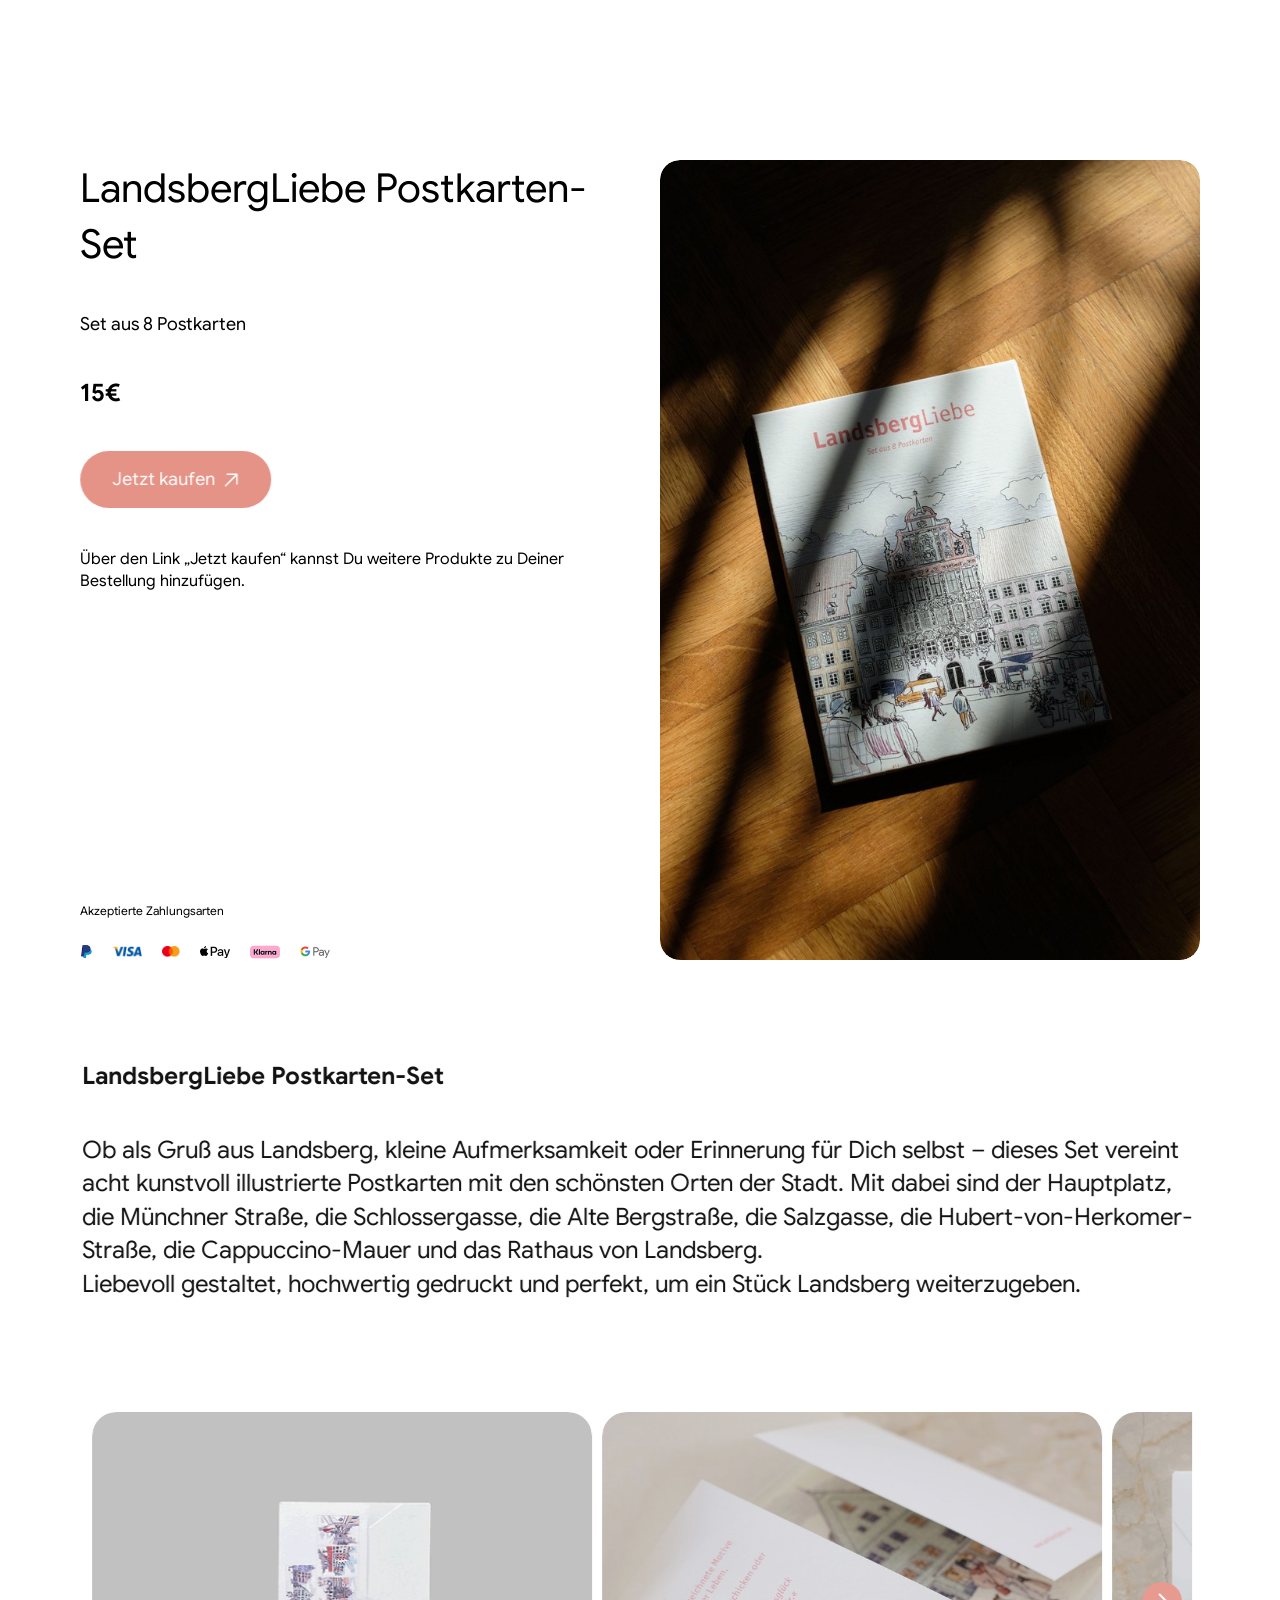
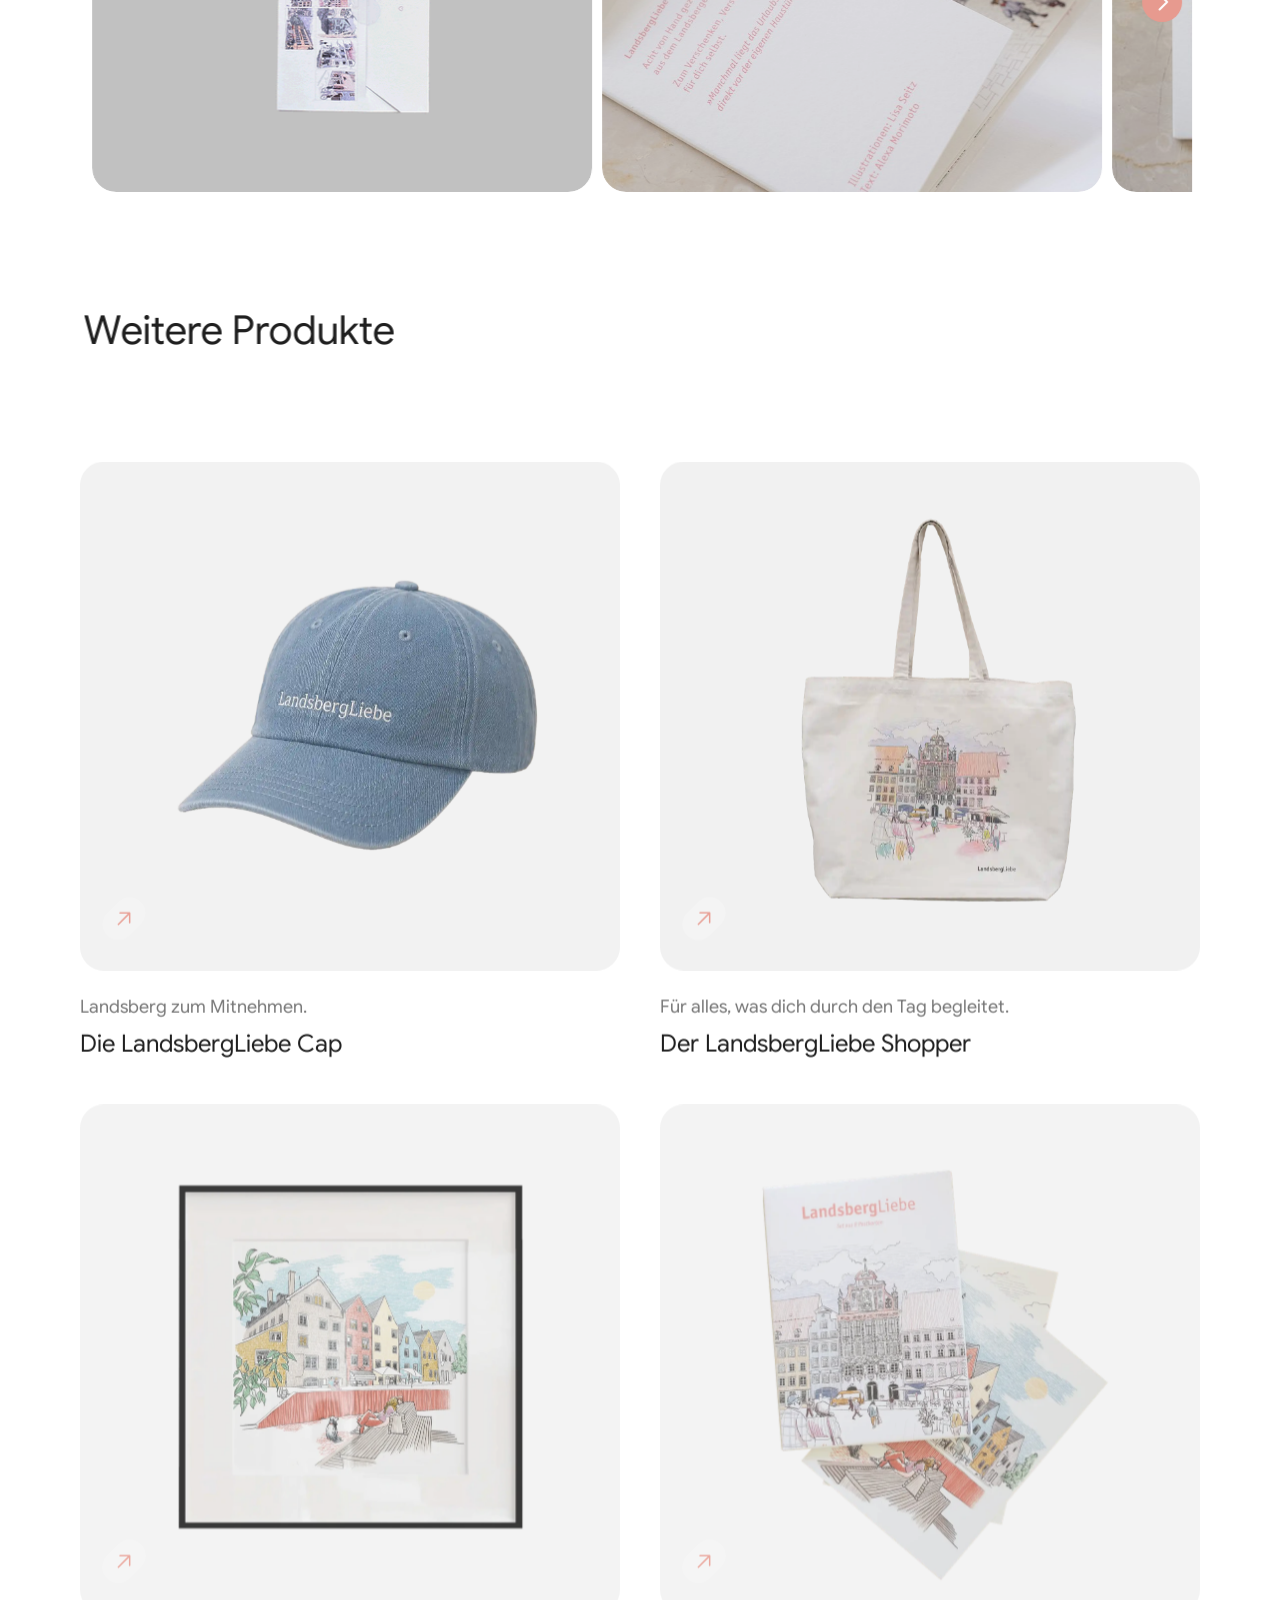
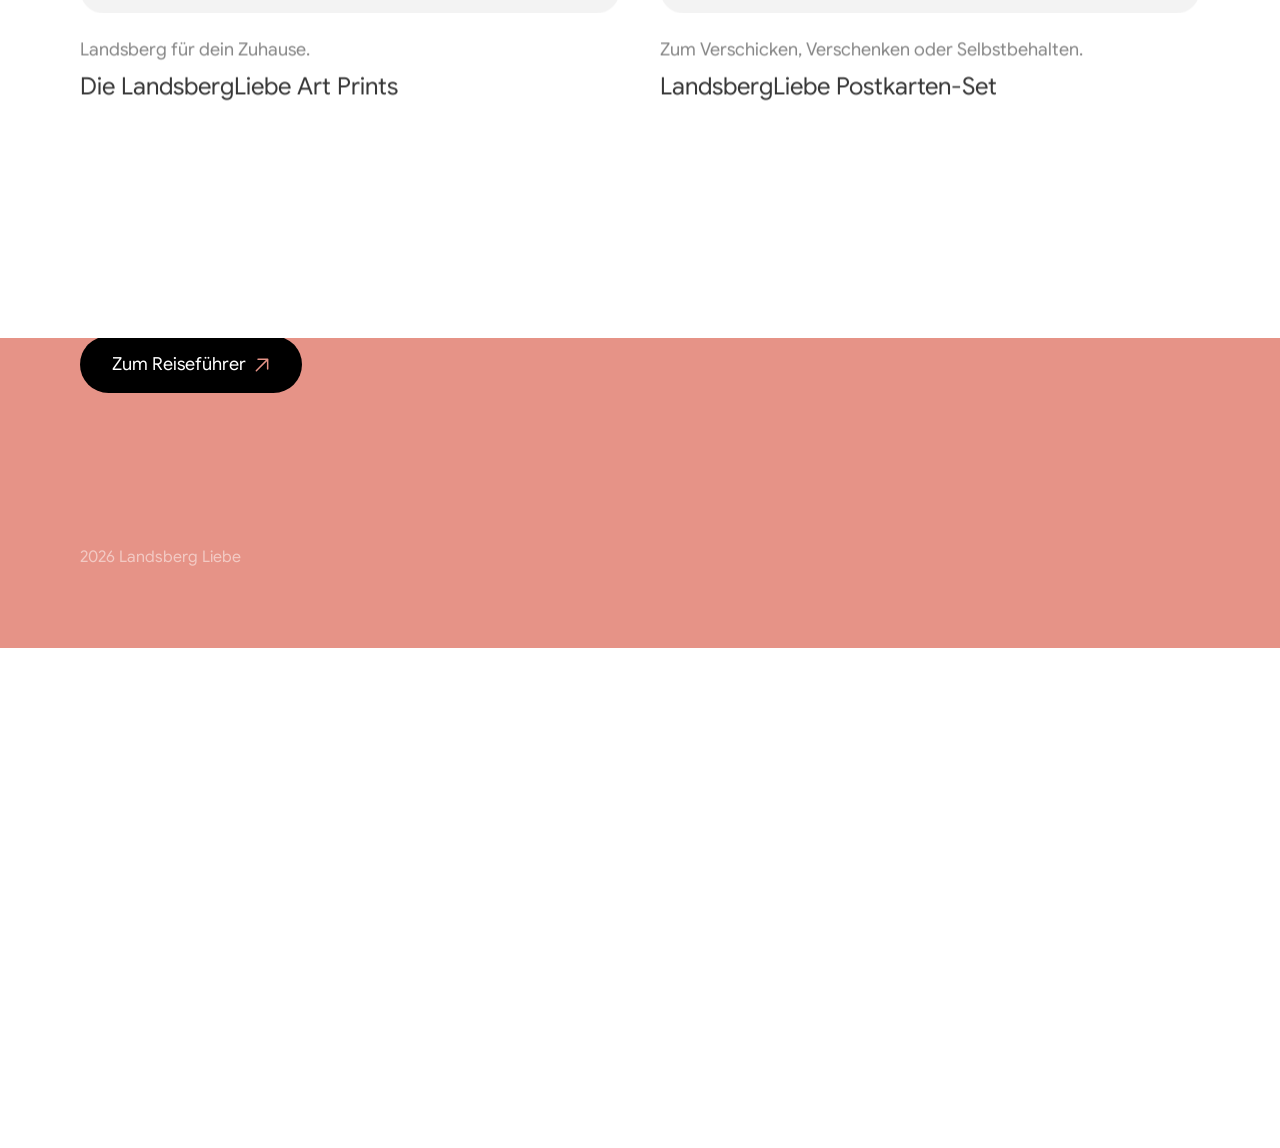
<file: shop/kartenset.html>
<!DOCTYPE html><!-- Made in Framer · framer.com ✨ --><!-- Published Oct 6, 2026, 12:11 PM UTC --><html lang="de"><head><style>
#__framer-badge-container,#__framer-template-badge-container,
a[href*="framer.com/templates"],a[href*="framer.com/marketplace"]{display:none!important;pointer-events:none!important;height:0!important;overflow:hidden!important}
</style><script>
(function(){
  // Detect file:// protocol — ES modules and root-relative URLs don't work on file://
  if(location.protocol==='file:'){
    document.addEventListener('DOMContentLoaded',function(){
      var isMac=navigator.platform.indexOf('Mac')!==-1;
      var isWin=navigator.platform.indexOf('Win')!==-1;
      var termName=isMac?'Terminal':isWin?'Command Prompt':'Terminal';
      var openCmd=isMac?'Press Cmd + Space, type "Terminal"':isWin?'Press Win + R, type "cmd"':'Open your terminal';
      var fp=decodeURIComponent(location.pathname);
      var dir=fp.substring(isWin?1:0,fp.lastIndexOf('/'));
      var cdPath='cd "'+dir+'"';
      var serveCmd='npx serve -l 8000';
      var d=document.createElement('div');
      d.style.cssText='position:fixed;inset:0;z-index:999999;background:#fff;display:flex;align-items:center;justify-content:center;font-family:-apple-system,system-ui,sans-serif;padding:32px;text-align:center';
      d.innerHTML='<div style="max-width:520px;text-align:left">'
        +'<h2 style="font-size:1.5rem;margin:0 0 8px;color:#111;text-align:center">This site needs a web server</h2>'
        +'<p style="color:#555;line-height:1.6;margin:0 0 20px;text-align:center;font-size:0.9rem">You opened this file directly. Follow these steps to preview it:</p>'
        +'<ol style="margin:0 0 20px;padding-left:20px;color:#333;line-height:2.2;font-size:0.88rem">'
        +'<li>Open <strong>'+termName+'</strong> <span style="color:#888">('+openCmd+')</span></li>'
        +'<li>Navigate to this folder: <code style="background:#f5f5f5;padding:2px 8px;border-radius:4px;font-size:0.82rem">'+cdPath+'</code></li>'
        +'<li>Start a local server: <code style="background:#f5f5f5;padding:2px 8px;border-radius:4px;font-size:0.82rem">'+serveCmd+'</code></li>'
        +'<li>Open <a href="http://localhost:8000" style="color:#2563eb;font-weight:500">http://localhost:8000</a> in your browser</li>'
        +'</ol>'
        +'<p style="color:#888;font-size:0.78rem;margin:0 0 6px;text-align:center">Requires <a href="https://nodejs.org" style="color:#2563eb" target="_blank">Node.js</a>. Or use Python: <code style="background:#f5f5f5;padding:2px 8px;border-radius:4px;font-size:0.78rem">'+(isWin?'python -m http.server 8000':'python3 -m http.server 8000')+'</code></p>'
        +'<p style="color:#888;font-size:0.78rem;margin:0;text-align:center">Press Ctrl+C in the terminal to stop the server when done.</p>'
        +'</div>';
      document.body.appendChild(d);
    });
    return;
  }
  var _f=window.fetch;
  window.fetch=function(u,o){
    // Extract URL string from string, URL object, or Request object
    var _us=typeof u==='string'?u:(u&&u.href?u.href:(u&&u.url?u.url:''));
    if(_us&&/events\.framer\.com/.test(_us))
      return Promise.resolve(new Response(''));
    // Handle .framercms range requests (cmsBackendCompression protocol).
    // Two distinct request shapes need separate handling:
    //
    //   1) ?range=from-to,from-to query param — older CDN-slicing protocol.
    //      Framer CDN extracts the ranges server-side and returns ONLY those
    //      bytes concatenated. Local server returns the full file, so we
    //      slice client-side and return the concatenated result.
    //
    //   2) Range: bytes=from-to,from-to HTTP header — current Framer SDK path
    //      (function Xe in chunk-AG6AYVB4.mjs). The SDK itself handles slicing
    //      on the 200-status path; on 206 it parses multipart/byteranges.
    //      Local servers (e.g. Python http.server) return 206 with the wrong
    //      Content-Type for multi-range requests, tripping the multipart parser
    //      with "Missing Content-Type header". Fix: strip the Range header,
    //      fetch the full file with status 200, and pass it through unchanged
    //      so the SDK takes its own slice path.
    if(_us&&_us.indexOf('.framercms')!==-1){
      try{
        var _OU=typeof _U!=='undefined'?_U:URL;
        var _p=new _OU(_us);
        var _rng=_p.searchParams.get('range');
        if(_rng){
          _p.searchParams.delete('range');
          _p.searchParams.delete('rangeHash');
          return _f.call(window,_p.href).then(function(r2){
            if(!r2.ok)return r2;
            return r2.arrayBuffer().then(function(buf){
              var d=new Uint8Array(buf);
              var parts=_rng.split(','),total=0,ranges=[];
              for(var i=0;i<parts.length;i++){
                var pp=parts[i].split('-');
                var from=parseInt(pp[0],10),to=parseInt(pp[1],10)+1;
                ranges.push({f:from,t:to});total+=to-from;
              }
              var result=new Uint8Array(total),off=0;
              for(var i=0;i<ranges.length;i++){
                var end=Math.min(ranges[i].t,d.length);
                result.set(d.subarray(ranges[i].f,end),off);
                off+=end-ranges[i].f;
              }
              return new Response(result.buffer,{status:200,headers:{'Content-Type':'application/octet-stream'}});
            });
          });
        }
        // No ?range= query param — check for a Range: HTTP header on the init
        // or Request object. If present, refetch without it so the local server
        // returns 200 + full file. The Framer SDK will slice it itself.
        var _hdrRange=null;
        try{
          if(o&&o.headers){
            if(typeof o.headers.get==='function') _hdrRange=o.headers.get('Range')||o.headers.get('range');
            else _hdrRange=o.headers.Range||o.headers.range;
          }
          if(!_hdrRange&&u&&typeof u==='object'&&u.headers&&typeof u.headers.get==='function'){
            _hdrRange=u.headers.get('Range')||u.headers.get('range');
          }
        }catch(_){}
        if(_hdrRange){
          var _init={};
          if(o){
            for(var _k in o){ if(_k!=='headers') _init[_k]=o[_k]; }
            if(o.headers){
              var _hh={};
              if(typeof o.headers.forEach==='function'){
                o.headers.forEach(function(v,k){ if(k.toLowerCase()!=='range') _hh[k]=v; });
              }else{
                for(var _k2 in o.headers){ if(_k2.toLowerCase()!=='range') _hh[_k2]=o.headers[_k2]; }
              }
              _init.headers=_hh;
            }
          }
          // Pass full response straight through — the SDK handles 200 by
          // slicing the buffer itself using its own range list.
          return _f.call(window,_us,_init);
        }
      }catch(e){}
    }
    return _f.apply(this,arguments);
  };
  // Patch URL constructor: our rewriting turns absolute CDN URLs into relative paths,
  // which breaks new URL(path, base) when the base is no longer absolute.
  // This catches the error and prepends location.origin to make relative bases work.
  var _U=URL;
  URL=function(u,b){
    try{return new _U(u,b)}catch(e){
      if(b&&typeof b==='string'&&!b.includes('://')){
        return new _U(u,location.origin+(b[0]==='/'?'':'/')+b);
      }
      throw e;
    }
  };
  URL.prototype=_U.prototype;
  URL.createObjectURL=_U.createObjectURL;
  URL.revokeObjectURL=_U.revokeObjectURL;
  // Remove marketplace/template CTA anchors.
  // Do NOT remove #__framer-badge-container or #__framer-template-badge-container —
  // Framer's script_main calls hydrateRoot() on those elements. Removing them
  // makes getElementById return null, triggering React error #405. The CSS
  // (CLEANUP_CSS + inline display:none) keeps them hidden without DOM removal.
  function _clean(){
    document.querySelectorAll('a[href*="framer.com/templates"],a[href*="framer.com/marketplace"]').forEach(function(a){
      var wrap=a.closest('[class*="-container"]');
      if(wrap&&wrap!==a.closest('[data-framer-name="Container"]')){wrap.remove();return;}
      a.remove();
    });
  }
  _clean();
  document.addEventListener('DOMContentLoaded',_clean);
  new MutationObserver(function(muts){
    for(var i=0;i<muts.length;i++){
      for(var j=0;j<muts[i].addedNodes.length;j++){
        var n=muts[i].addedNodes[j];
        if(n.nodeType!==1)continue;
        if(n.querySelector&&n.querySelector('a[href*="framer.com/marketplace"],a[href*="framer.com/templates"]')){_clean();}
      }
    }
  }).observe(document.documentElement,{childList:true,subtree:true});
})();
</script>
	<meta charset="utf-8">
	<meta name="viewport" content="width=device-width">
	<meta name="generator" content="Framer 4635c17">
	<title>LandsbergLiebe - Dein Reiseführer für Landsberg am Lech</title>
    <meta property="og:url" content="https://hilarious-work-663382.framer.app/shop/kartenset"><meta name="description" content="Persönliche Empfehlungen, handgezeichnete Illustrationen und besondere Lieblingsorte zeigen Dir Landsberg aus einer ganz persönlichen Perspektive: Authentisch, inspirierend und mit viel Liebe zum Detail.">
    
    
    <meta name="framer-html-plugin" content="disable">
    <link href="/images/lZRfbpkXyYmv8LLtX9rcyJ7bFQ.png" rel="icon" media="(prefers-color-scheme: light)">
    <link href="/images/lZRfbpkXyYmv8LLtX9rcyJ7bFQ.png" rel="icon" media="(prefers-color-scheme: dark)">
    <link rel="apple-touch-icon" href="/images/lZRfbpkXyYmv8LLtX9rcyJ7bFQ.png">
    <!-- Open Graph -->
    <meta property="og:type" content="website">
    <meta property="og:title" content="LandsbergLiebe - Dein Reiseführer für Landsberg am Lech">
    <meta property="og:description" content="Persönliche Empfehlungen, handgezeichnete Illustrationen und besondere Lieblingsorte zeigen Dir Landsberg aus einer ganz persönlichen Perspektive: Authentisch, inspirierend und mit viel Liebe zum Detail.">
    <meta property="og:image" content="/images/MVKG5e41nytJ7e1iQTRiBMx5cu0.png">
    <!-- X -->
    <meta name="twitter:card" content="summary_large_image">
    <meta name="twitter:title" content="LandsbergLiebe - Dein Reiseführer für Landsberg am Lech">
    <meta name="twitter:description" content="Persönliche Empfehlungen, handgezeichnete Illustrationen und besondere Lieblingsorte zeigen Dir Landsberg aus einer ganz persönlichen Perspektive: Authentisch, inspirierend und mit viel Liebe zum Detail.">
    <meta name="twitter:image" content="/images/MVKG5e41nytJ7e1iQTRiBMx5cu0.png">
	
	
	
	
	<!-- Start of headStart -->
    
    <!-- End of headStart -->
	
	<style data-framer-font-css="">/* armenian */
@font-face {
  font-family: 'Google Sans';
  font-style: italic;
  font-weight: 400;
  font-display: swap;
  src: url(/fonts/ff603d19_4UairENHsxJlGDuGo1OIlL3L2JB874GPhFI9_IqmuRqGpjeaLi42kO8QvnQkr74vu-A.woff2) format('woff2');
  unicode-range: U+0308, U+0530-058F, U+2010, U+2024, U+25CC, U+FB13-FB17;
}
/* bengali */
@font-face {
  font-family: 'Google Sans';
  font-style: italic;
  font-weight: 400;
  font-display: swap;
  src: url(/fonts/8d7a2fe2_4UairENHsxJlGDuGo1OIlL3L2JB874GPhFI9_IqmuRqGpjeaLi42kO8QvnQkrb4vu-A.woff2) format('woff2');
  unicode-range: U+0951-0952, U+0964-0965, U+0980-09FE, U+1CD0, U+1CD2, U+1CD5-1CD6, U+1CD8, U+1CE1, U+1CEA, U+1CED, U+1CF2, U+1CF5-1CF7, U+200C-200D, U+20B9, U+25CC, U+A8F1, U+11DF0-11DF1;
}
/* canadian-aboriginal */
@font-face {
  font-family: 'Google Sans';
  font-style: italic;
  font-weight: 400;
  font-display: swap;
  src: url(/fonts/9523def0_4UairENHsxJlGDuGo1OIlL3L2JB874GPhFI9_IqmuRqGpjeaLi42kO8QvnQkkL4vu-A.woff2) format('woff2');
  unicode-range: U+02C7, U+02D8-02D9, U+02DB, U+0307, U+1400-167F, U+18B0-18F5, U+25CC, U+11AB0-11ABF;
}
/* cyrillic-ext */
@font-face {
  font-family: 'Google Sans';
  font-style: italic;
  font-weight: 400;
  font-display: swap;
  src: url(/fonts/1b54ca8d_4UairENHsxJlGDuGo1OIlL3L2JB874GPhFI9_IqmuRqGpjeaLi42kO8QvnQksr4vu-A.woff2) format('woff2');
  unicode-range: U+0460-052F, U+1C80-1C8A, U+20B4, U+2DE0-2DFF, U+A640-A69F, U+FE2E-FE2F;
}
/* cyrillic */
@font-face {
  font-family: 'Google Sans';
  font-style: italic;
  font-weight: 400;
  font-display: swap;
  src: url(/fonts/634874ed_4UairENHsxJlGDuGo1OIlL3L2JB874GPhFI9_IqmuRqGpjeaLi42kO8QvnQku74vu-A.woff2) format('woff2');
  unicode-range: U+0301, U+0400-045F, U+0490-0491, U+04B0-04B1, U+2116;
}
/* devanagari */
@font-face {
  font-family: 'Google Sans';
  font-style: italic;
  font-weight: 400;
  font-display: swap;
  src: url(/fonts/486e0e65_4UairENHsxJlGDuGo1OIlL3L2JB874GPhFI9_IqmuRqGpjeaLi42kO8QvnQkvr4vu-A.woff2) format('woff2');
  unicode-range: U+0900-097F, U+1CD0-1CF4, U+1CF7-1CF9, U+200C-200D, U+20A8, U+20B9, U+20F0, U+25CC, U+A830-A839, U+A8E0-A8FF, U+11B00-11B0A;
}
/* ethiopic */
@font-face {
  font-family: 'Google Sans';
  font-style: italic;
  font-weight: 400;
  font-display: swap;
  src: url(/fonts/d85f602b_4UairENHsxJlGDuGo1OIlL3L2JB874GPhFI9_IqmuRqGpjeaLi42kO8QvnQkrr4vu-A.woff2) format('woff2');
  unicode-range: U+030E, U+1200-1399, U+2D80-2DDE, U+AB01-AB2E, U+1E7E0-1E7E6, U+1E7E8-1E7EB, U+1E7ED-1E7EE, U+1E7F0-1E7FE;
}
/* georgian */
@font-face {
  font-family: 'Google Sans';
  font-style: italic;
  font-weight: 400;
  font-display: swap;
  src: url(/fonts/d9640ff7_4UairENHsxJlGDuGo1OIlL3L2JB874GPhFI9_IqmuRqGpjeaLi42kO8QvnQkoL4vu-A.woff2) format('woff2');
  unicode-range: U+0589, U+10A0-10FF, U+1C90-1CBA, U+1CBD-1CBF, U+205A, U+2D00-2D2F, U+2E31;
}
/* greek-ext */
@font-face {
  font-family: 'Google Sans';
  font-style: italic;
  font-weight: 400;
  font-display: swap;
  src: url(/fonts/86a4f1f7_4UairENHsxJlGDuGo1OIlL3L2JB874GPhFI9_IqmuRqGpjeaLi42kO8QvnQks74vu-A.woff2) format('woff2');
  unicode-range: U+1F00-1FFF;
}
/* greek */
@font-face {
  font-family: 'Google Sans';
  font-style: italic;
  font-weight: 400;
  font-display: swap;
  src: url(/fonts/f1d310de_4UairENHsxJlGDuGo1OIlL3L2JB874GPhFI9_IqmuRqGpjeaLi42kO8QvnQkvL4vu-A.woff2) format('woff2');
  unicode-range: U+0370-0377, U+037A-037F, U+0384-038A, U+038C, U+038E-03A1, U+03A3-03FF;
}
/* gujarati */
@font-face {
  font-family: 'Google Sans';
  font-style: italic;
  font-weight: 400;
  font-display: swap;
  src: url(/fonts/21a4aeca_4UairENHsxJlGDuGo1OIlL3L2JB874GPhFI9_IqmuRqGpjeaLi42kO8QvnQkpL4vu-A.woff2) format('woff2');
  unicode-range: U+0951-0952, U+0964-0965, U+0A80-0AFF, U+200C-200D, U+20B9, U+25CC, U+A830-A839;
}
/* gurmukhi */
@font-face {
  font-family: 'Google Sans';
  font-style: italic;
  font-weight: 400;
  font-display: swap;
  src: url(/fonts/f82759a4_4UairENHsxJlGDuGo1OIlL3L2JB874GPhFI9_IqmuRqGpjeaLi42kO8QvnQknL4vu-A.woff2) format('woff2');
  unicode-range: U+0951-0952, U+0964-0965, U+0A01-0A76, U+200C-200D, U+20B9, U+25CC, U+262C, U+A830-A839;
}
/* hebrew */
@font-face {
  font-family: 'Google Sans';
  font-style: italic;
  font-weight: 400;
  font-display: swap;
  src: url(/fonts/8a9d6d65_4UairENHsxJlGDuGo1OIlL3L2JB874GPhFI9_IqmuRqGpjeaLi42kO8QvnQkvb4vu-A.woff2) format('woff2');
  unicode-range: U+0307-0308, U+0590-05FF, U+200C-2010, U+20AA, U+25CC, U+FB1D-FB4F;
}
/* khmer */
@font-face {
  font-family: 'Google Sans';
  font-style: italic;
  font-weight: 400;
  font-display: swap;
  src: url(/fonts/3b9cbdb6_4UairENHsxJlGDuGo1OIlL3L2JB874GPhFI9_IqmuRqGpjeaLi42kO8QvnQktL4vu-A.woff2) format('woff2');
  unicode-range: U+1780-17FF, U+19E0-19FF, U+200C-200D, U+25CC;
}
/* lao */
@font-face {
  font-family: 'Google Sans';
  font-style: italic;
  font-weight: 400;
  font-display: swap;
  src: url(/fonts/b2b5a55e_4UairENHsxJlGDuGo1OIlL3L2JB874GPhFI9_IqmuRqGpjeaLi42kO8QvnQktr4vu-A.woff2) format('woff2');
  unicode-range: U+0E81-0EDF, U+200C-200D, U+25CC;
}
/* malayalam */
@font-face {
  font-family: 'Google Sans';
  font-style: italic;
  font-weight: 400;
  font-display: swap;
  src: url(/fonts/2c58646b_4UairENHsxJlGDuGo1OIlL3L2JB874GPhFI9_IqmuRqGpjeaLi42kO8QvnQkp74vu-A.woff2) format('woff2');
  unicode-range: U+0307, U+0323, U+0951-0952, U+0964-0965, U+0B83, U+0D00-0D7F, U+1CDA, U+1CF2, U+200C-200D, U+20B9, U+25CC, U+A830-A832;
}
/* oriya */
@font-face {
  font-family: 'Google Sans';
  font-style: italic;
  font-weight: 400;
  font-display: swap;
  src: url(/fonts/d476f7a5_4UairENHsxJlGDuGo1OIlL3L2JB874GPhFI9_IqmuRqGpjeaLi42kO8QvnQkpr4vu-A.woff2) format('woff2');
  unicode-range: U+0951-0952, U+0964-0965, U+0B01-0B77, U+1CDA, U+1CF2, U+200C-200D, U+20B9, U+25CC;
}
/* sinhala */
@font-face {
  font-family: 'Google Sans';
  font-style: italic;
  font-weight: 400;
  font-display: swap;
  src: url(/fonts/a516983c_4UairENHsxJlGDuGo1OIlL3L2JB874GPhFI9_IqmuRqGpjeaLi42kO8QvnQkor4vu-A.woff2) format('woff2');
  unicode-range: U+0964-0965, U+0D81-0DF4, U+1CF2, U+200C-200D, U+25CC, U+111E1-111F4;
}
/* symbols */
@font-face {
  font-family: 'Google Sans';
  font-style: italic;
  font-weight: 400;
  font-display: swap;
  src: url(/fonts/1f51441c_4UairENHsxJlGDuGo1OIlL3L2JB874GPhFI9_IqmuRqGpjeaLi42kO8QvnQk0b4vu-A.woff2) format('woff2');
  unicode-range: U+0001-000C, U+000E-001F, U+007F-009F, U+20DD-20E0, U+20E2-20E4, U+2150-218F, U+2190, U+2192, U+2194-2199, U+21AF, U+21E6-21F0, U+21F3, U+2218-2219, U+2299, U+22C4-22C6, U+2300-243F, U+2440-244A, U+2460-24FF, U+25A0-27BF, U+2800-28FF, U+2921-2922, U+2981, U+29BF, U+29EB, U+2B00-2BFF, U+4DC0-4DFF, U+FFF9-FFFB, U+10140-1018E, U+10190-1019C, U+101A0, U+101D0-101FD, U+102E0-102FB, U+10E60-10E7E, U+1D2C0-1D2D3, U+1D2E0-1D37F, U+1F000-1F0FF, U+1F100-1F1AE, U+1F1E6-1F1FF, U+1F30D-1F30F, U+1F315, U+1F31C, U+1F31E, U+1F320-1F32C, U+1F336, U+1F378, U+1F37D, U+1F382, U+1F393-1F39F, U+1F3A7-1F3A8, U+1F3AC-1F3AF, U+1F3C2, U+1F3C4-1F3C6, U+1F3CA-1F3CE, U+1F3D4-1F3E0, U+1F3ED, U+1F3F1-1F3F3, U+1F3F5-1F3F7, U+1F408, U+1F415, U+1F41F, U+1F426, U+1F43F, U+1F441-1F442, U+1F444, U+1F446-1F449, U+1F44C-1F44E, U+1F453, U+1F46A, U+1F47D, U+1F4A3, U+1F4B0, U+1F4B3, U+1F4B9, U+1F4BB, U+1F4BF, U+1F4C8-1F4CB, U+1F4D6, U+1F4DA, U+1F4DF, U+1F4E3-1F4E6, U+1F4EA-1F4ED, U+1F4F7, U+1F4F9-1F4FB, U+1F4FD-1F4FE, U+1F503, U+1F507-1F50B, U+1F50D, U+1F512-1F513, U+1F53E-1F54A, U+1F54F-1F5FA, U+1F610, U+1F650-1F67F, U+1F687, U+1F68D, U+1F691, U+1F694, U+1F698, U+1F6AD, U+1F6B2, U+1F6B9-1F6BA, U+1F6BC, U+1F6C6-1F6CF, U+1F6D3-1F6D7, U+1F6E0-1F6EA, U+1F6F0-1F6F3, U+1F6F7-1F6FC, U+1F700-1F80B, U+1F810-1F847, U+1F850-1F859, U+1F860-1F887, U+1F890-1F8AD, U+1F8B0-1F8BB, U+1F8C0-1F8C1, U+1F8D0-1F8D8, U+1F900-1F90B, U+1F93B, U+1F946, U+1F984, U+1F996, U+1F9E9, U+1FA00-1FA6F, U+1FA70-1FA7C, U+1FA80-1FAC6, U+1FAC8, U+1FACC-1FADD, U+1FADF-1FAEB, U+1FAEF-1FAFA, U+1FB00-1FBFF;
}
/* tamil */
@font-face {
  font-family: 'Google Sans';
  font-style: italic;
  font-weight: 400;
  font-display: swap;
  src: url(/fonts/5cf00474_4UairENHsxJlGDuGo1OIlL3L2JB874GPhFI9_IqmuRqGpjeaLi42kO8QvnQkqb4vu-A.woff2) format('woff2');
  unicode-range: U+0964-0965, U+0B82-0BFA, U+200C-200D, U+20B9, U+25CC;
}
/* telugu */
@font-face {
  font-family: 'Google Sans';
  font-style: italic;
  font-weight: 400;
  font-display: swap;
  src: url(/fonts/d98bb0da_4UairENHsxJlGDuGo1OIlL3L2JB874GPhFI9_IqmuRqGpjeaLi42kO8QvnQko74vu-A.woff2) format('woff2');
  unicode-range: U+0951-0952, U+0964-0965, U+0B83, U+0C00-0C7F, U+1CD5-1CD6, U+1CD8, U+1CDA, U+1CF2, U+200C-200D, U+25CC;
}
/* thai */
@font-face {
  font-family: 'Google Sans';
  font-style: italic;
  font-weight: 400;
  font-display: swap;
  src: url(/fonts/27810297_4UairENHsxJlGDuGo1OIlL3L2JB874GPhFI9_IqmuRqGpjeaLi42kO8QvnQkq74vu-A.woff2) format('woff2');
  unicode-range: U+02D7, U+0303, U+0331, U+0E01-0E5B, U+200C-200D, U+25CC;
}
/* vietnamese */
@font-face {
  font-family: 'Google Sans';
  font-style: italic;
  font-weight: 400;
  font-display: swap;
  src: url(/fonts/ac41d69e_4UairENHsxJlGDuGo1OIlL3L2JB874GPhFI9_IqmuRqGpjeaLi42kO8QvnQksL4vu-A.woff2) format('woff2');
  unicode-range: U+0102-0103, U+0110-0111, U+0128-0129, U+0168-0169, U+01A0-01A1, U+01AF-01B0, U+0300-0301, U+0303-0304, U+0308-0309, U+0323, U+0329, U+1EA0-1EF9, U+20AB;
}
/* latin-ext */
@font-face {
  font-family: 'Google Sans';
  font-style: italic;
  font-weight: 400;
  font-display: swap;
  src: url(/fonts/194c0d49_4UairENHsxJlGDuGo1OIlL3L2JB874GPhFI9_IqmuRqGpjeaLi42kO8QvnQksb4vu-A.woff2) format('woff2');
  unicode-range: U+0100-02BA, U+02BD-02C5, U+02C7-02CC, U+02CE-02D7, U+02DD-02FF, U+0304, U+0308, U+0329, U+1D00-1DBF, U+1E00-1E9F, U+1EF2-1EFF, U+2020, U+20A0-20AB, U+20AD-20C4, U+2113, U+2C60-2C7F, U+A720-A7FF;
}
/* latin */
@font-face {
  font-family: 'Google Sans';
  font-style: italic;
  font-weight: 400;
  font-display: swap;
  src: url(/fonts/567b3396_4UairENHsxJlGDuGo1OIlL3L2JB874GPhFI9_IqmuRqGpjeaLi42kO8QvnQkv74v.woff2) format('woff2');
  unicode-range: U+0000-00FF, U+0131, U+0152-0153, U+02BB-02BC, U+02C6, U+02DA, U+02DC, U+0304, U+0308, U+0329, U+2000-206F, U+20AC, U+2122, U+2191, U+2193, U+2212, U+2215, U+FEFF, U+FFFD;
}
/* armenian */
@font-face {
  font-family: 'Google Sans';
  font-style: italic;
  font-weight: 700;
  font-display: swap;
  src: url(/fonts/ff603d19_4UairENHsxJlGDuGo1OIlL3L2JB874GPhFI9_IqmuRqGpjeaLi42kO8QvnQkr74vu-A.woff2) format('woff2');
  unicode-range: U+0308, U+0530-058F, U+2010, U+2024, U+25CC, U+FB13-FB17;
}
/* bengali */
@font-face {
  font-family: 'Google Sans';
  font-style: italic;
  font-weight: 700;
  font-display: swap;
  src: url(/fonts/8d7a2fe2_4UairENHsxJlGDuGo1OIlL3L2JB874GPhFI9_IqmuRqGpjeaLi42kO8QvnQkrb4vu-A.woff2) format('woff2');
  unicode-range: U+0951-0952, U+0964-0965, U+0980-09FE, U+1CD0, U+1CD2, U+1CD5-1CD6, U+1CD8, U+1CE1, U+1CEA, U+1CED, U+1CF2, U+1CF5-1CF7, U+200C-200D, U+20B9, U+25CC, U+A8F1, U+11DF0-11DF1;
}
/* canadian-aboriginal */
@font-face {
  font-family: 'Google Sans';
  font-style: italic;
  font-weight: 700;
  font-display: swap;
  src: url(/fonts/9523def0_4UairENHsxJlGDuGo1OIlL3L2JB874GPhFI9_IqmuRqGpjeaLi42kO8QvnQkkL4vu-A.woff2) format('woff2');
  unicode-range: U+02C7, U+02D8-02D9, U+02DB, U+0307, U+1400-167F, U+18B0-18F5, U+25CC, U+11AB0-11ABF;
}
/* cyrillic-ext */
@font-face {
  font-family: 'Google Sans';
  font-style: italic;
  font-weight: 700;
  font-display: swap;
  src: url(/fonts/1b54ca8d_4UairENHsxJlGDuGo1OIlL3L2JB874GPhFI9_IqmuRqGpjeaLi42kO8QvnQksr4vu-A.woff2) format('woff2');
  unicode-range: U+0460-052F, U+1C80-1C8A, U+20B4, U+2DE0-2DFF, U+A640-A69F, U+FE2E-FE2F;
}
/* cyrillic */
@font-face {
  font-family: 'Google Sans';
  font-style: italic;
  font-weight: 700;
  font-display: swap;
  src: url(/fonts/634874ed_4UairENHsxJlGDuGo1OIlL3L2JB874GPhFI9_IqmuRqGpjeaLi42kO8QvnQku74vu-A.woff2) format('woff2');
  unicode-range: U+0301, U+0400-045F, U+0490-0491, U+04B0-04B1, U+2116;
}
/* devanagari */
@font-face {
  font-family: 'Google Sans';
  font-style: italic;
  font-weight: 700;
  font-display: swap;
  src: url(/fonts/486e0e65_4UairENHsxJlGDuGo1OIlL3L2JB874GPhFI9_IqmuRqGpjeaLi42kO8QvnQkvr4vu-A.woff2) format('woff2');
  unicode-range: U+0900-097F, U+1CD0-1CF4, U+1CF7-1CF9, U+200C-200D, U+20A8, U+20B9, U+20F0, U+25CC, U+A830-A839, U+A8E0-A8FF, U+11B00-11B0A;
}
/* ethiopic */
@font-face {
  font-family: 'Google Sans';
  font-style: italic;
  font-weight: 700;
  font-display: swap;
  src: url(/fonts/d85f602b_4UairENHsxJlGDuGo1OIlL3L2JB874GPhFI9_IqmuRqGpjeaLi42kO8QvnQkrr4vu-A.woff2) format('woff2');
  unicode-range: U+030E, U+1200-1399, U+2D80-2DDE, U+AB01-AB2E, U+1E7E0-1E7E6, U+1E7E8-1E7EB, U+1E7ED-1E7EE, U+1E7F0-1E7FE;
}
/* georgian */
@font-face {
  font-family: 'Google Sans';
  font-style: italic;
  font-weight: 700;
  font-display: swap;
  src: url(/fonts/d9640ff7_4UairENHsxJlGDuGo1OIlL3L2JB874GPhFI9_IqmuRqGpjeaLi42kO8QvnQkoL4vu-A.woff2) format('woff2');
  unicode-range: U+0589, U+10A0-10FF, U+1C90-1CBA, U+1CBD-1CBF, U+205A, U+2D00-2D2F, U+2E31;
}
/* greek-ext */
@font-face {
  font-family: 'Google Sans';
  font-style: italic;
  font-weight: 700;
  font-display: swap;
  src: url(/fonts/86a4f1f7_4UairENHsxJlGDuGo1OIlL3L2JB874GPhFI9_IqmuRqGpjeaLi42kO8QvnQks74vu-A.woff2) format('woff2');
  unicode-range: U+1F00-1FFF;
}
/* greek */
@font-face {
  font-family: 'Google Sans';
  font-style: italic;
  font-weight: 700;
  font-display: swap;
  src: url(/fonts/f1d310de_4UairENHsxJlGDuGo1OIlL3L2JB874GPhFI9_IqmuRqGpjeaLi42kO8QvnQkvL4vu-A.woff2) format('woff2');
  unicode-range: U+0370-0377, U+037A-037F, U+0384-038A, U+038C, U+038E-03A1, U+03A3-03FF;
}
/* gujarati */
@font-face {
  font-family: 'Google Sans';
  font-style: italic;
  font-weight: 700;
  font-display: swap;
  src: url(/fonts/21a4aeca_4UairENHsxJlGDuGo1OIlL3L2JB874GPhFI9_IqmuRqGpjeaLi42kO8QvnQkpL4vu-A.woff2) format('woff2');
  unicode-range: U+0951-0952, U+0964-0965, U+0A80-0AFF, U+200C-200D, U+20B9, U+25CC, U+A830-A839;
}
/* gurmukhi */
@font-face {
  font-family: 'Google Sans';
  font-style: italic;
  font-weight: 700;
  font-display: swap;
  src: url(/fonts/f82759a4_4UairENHsxJlGDuGo1OIlL3L2JB874GPhFI9_IqmuRqGpjeaLi42kO8QvnQknL4vu-A.woff2) format('woff2');
  unicode-range: U+0951-0952, U+0964-0965, U+0A01-0A76, U+200C-200D, U+20B9, U+25CC, U+262C, U+A830-A839;
}
/* hebrew */
@font-face {
  font-family: 'Google Sans';
  font-style: italic;
  font-weight: 700;
  font-display: swap;
  src: url(/fonts/8a9d6d65_4UairENHsxJlGDuGo1OIlL3L2JB874GPhFI9_IqmuRqGpjeaLi42kO8QvnQkvb4vu-A.woff2) format('woff2');
  unicode-range: U+0307-0308, U+0590-05FF, U+200C-2010, U+20AA, U+25CC, U+FB1D-FB4F;
}
/* khmer */
@font-face {
  font-family: 'Google Sans';
  font-style: italic;
  font-weight: 700;
  font-display: swap;
  src: url(/fonts/3b9cbdb6_4UairENHsxJlGDuGo1OIlL3L2JB874GPhFI9_IqmuRqGpjeaLi42kO8QvnQktL4vu-A.woff2) format('woff2');
  unicode-range: U+1780-17FF, U+19E0-19FF, U+200C-200D, U+25CC;
}
/* lao */
@font-face {
  font-family: 'Google Sans';
  font-style: italic;
  font-weight: 700;
  font-display: swap;
  src: url(/fonts/b2b5a55e_4UairENHsxJlGDuGo1OIlL3L2JB874GPhFI9_IqmuRqGpjeaLi42kO8QvnQktr4vu-A.woff2) format('woff2');
  unicode-range: U+0E81-0EDF, U+200C-200D, U+25CC;
}
/* malayalam */
@font-face {
  font-family: 'Google Sans';
  font-style: italic;
  font-weight: 700;
  font-display: swap;
  src: url(/fonts/2c58646b_4UairENHsxJlGDuGo1OIlL3L2JB874GPhFI9_IqmuRqGpjeaLi42kO8QvnQkp74vu-A.woff2) format('woff2');
  unicode-range: U+0307, U+0323, U+0951-0952, U+0964-0965, U+0B83, U+0D00-0D7F, U+1CDA, U+1CF2, U+200C-200D, U+20B9, U+25CC, U+A830-A832;
}
/* oriya */
@font-face {
  font-family: 'Google Sans';
  font-style: italic;
  font-weight: 700;
  font-display: swap;
  src: url(/fonts/d476f7a5_4UairENHsxJlGDuGo1OIlL3L2JB874GPhFI9_IqmuRqGpjeaLi42kO8QvnQkpr4vu-A.woff2) format('woff2');
  unicode-range: U+0951-0952, U+0964-0965, U+0B01-0B77, U+1CDA, U+1CF2, U+200C-200D, U+20B9, U+25CC;
}
/* sinhala */
@font-face {
  font-family: 'Google Sans';
  font-style: italic;
  font-weight: 700;
  font-display: swap;
  src: url(/fonts/a516983c_4UairENHsxJlGDuGo1OIlL3L2JB874GPhFI9_IqmuRqGpjeaLi42kO8QvnQkor4vu-A.woff2) format('woff2');
  unicode-range: U+0964-0965, U+0D81-0DF4, U+1CF2, U+200C-200D, U+25CC, U+111E1-111F4;
}
/* symbols */
@font-face {
  font-family: 'Google Sans';
  font-style: italic;
  font-weight: 700;
  font-display: swap;
  src: url(/fonts/1f51441c_4UairENHsxJlGDuGo1OIlL3L2JB874GPhFI9_IqmuRqGpjeaLi42kO8QvnQk0b4vu-A.woff2) format('woff2');
  unicode-range: U+0001-000C, U+000E-001F, U+007F-009F, U+20DD-20E0, U+20E2-20E4, U+2150-218F, U+2190, U+2192, U+2194-2199, U+21AF, U+21E6-21F0, U+21F3, U+2218-2219, U+2299, U+22C4-22C6, U+2300-243F, U+2440-244A, U+2460-24FF, U+25A0-27BF, U+2800-28FF, U+2921-2922, U+2981, U+29BF, U+29EB, U+2B00-2BFF, U+4DC0-4DFF, U+FFF9-FFFB, U+10140-1018E, U+10190-1019C, U+101A0, U+101D0-101FD, U+102E0-102FB, U+10E60-10E7E, U+1D2C0-1D2D3, U+1D2E0-1D37F, U+1F000-1F0FF, U+1F100-1F1AE, U+1F1E6-1F1FF, U+1F30D-1F30F, U+1F315, U+1F31C, U+1F31E, U+1F320-1F32C, U+1F336, U+1F378, U+1F37D, U+1F382, U+1F393-1F39F, U+1F3A7-1F3A8, U+1F3AC-1F3AF, U+1F3C2, U+1F3C4-1F3C6, U+1F3CA-1F3CE, U+1F3D4-1F3E0, U+1F3ED, U+1F3F1-1F3F3, U+1F3F5-1F3F7, U+1F408, U+1F415, U+1F41F, U+1F426, U+1F43F, U+1F441-1F442, U+1F444, U+1F446-1F449, U+1F44C-1F44E, U+1F453, U+1F46A, U+1F47D, U+1F4A3, U+1F4B0, U+1F4B3, U+1F4B9, U+1F4BB, U+1F4BF, U+1F4C8-1F4CB, U+1F4D6, U+1F4DA, U+1F4DF, U+1F4E3-1F4E6, U+1F4EA-1F4ED, U+1F4F7, U+1F4F9-1F4FB, U+1F4FD-1F4FE, U+1F503, U+1F507-1F50B, U+1F50D, U+1F512-1F513, U+1F53E-1F54A, U+1F54F-1F5FA, U+1F610, U+1F650-1F67F, U+1F687, U+1F68D, U+1F691, U+1F694, U+1F698, U+1F6AD, U+1F6B2, U+1F6B9-1F6BA, U+1F6BC, U+1F6C6-1F6CF, U+1F6D3-1F6D7, U+1F6E0-1F6EA, U+1F6F0-1F6F3, U+1F6F7-1F6FC, U+1F700-1F80B, U+1F810-1F847, U+1F850-1F859, U+1F860-1F887, U+1F890-1F8AD, U+1F8B0-1F8BB, U+1F8C0-1F8C1, U+1F8D0-1F8D8, U+1F900-1F90B, U+1F93B, U+1F946, U+1F984, U+1F996, U+1F9E9, U+1FA00-1FA6F, U+1FA70-1FA7C, U+1FA80-1FAC6, U+1FAC8, U+1FACC-1FADD, U+1FADF-1FAEB, U+1FAEF-1FAFA, U+1FB00-1FBFF;
}
/* tamil */
@font-face {
  font-family: 'Google Sans';
  font-style: italic;
  font-weight: 700;
  font-display: swap;
  src: url(/fonts/5cf00474_4UairENHsxJlGDuGo1OIlL3L2JB874GPhFI9_IqmuRqGpjeaLi42kO8QvnQkqb4vu-A.woff2) format('woff2');
  unicode-range: U+0964-0965, U+0B82-0BFA, U+200C-200D, U+20B9, U+25CC;
}
/* telugu */
@font-face {
  font-family: 'Google Sans';
  font-style: italic;
  font-weight: 700;
  font-display: swap;
  src: url(/fonts/d98bb0da_4UairENHsxJlGDuGo1OIlL3L2JB874GPhFI9_IqmuRqGpjeaLi42kO8QvnQko74vu-A.woff2) format('woff2');
  unicode-range: U+0951-0952, U+0964-0965, U+0B83, U+0C00-0C7F, U+1CD5-1CD6, U+1CD8, U+1CDA, U+1CF2, U+200C-200D, U+25CC;
}
/* thai */
@font-face {
  font-family: 'Google Sans';
  font-style: italic;
  font-weight: 700;
  font-display: swap;
  src: url(/fonts/27810297_4UairENHsxJlGDuGo1OIlL3L2JB874GPhFI9_IqmuRqGpjeaLi42kO8QvnQkq74vu-A.woff2) format('woff2');
  unicode-range: U+02D7, U+0303, U+0331, U+0E01-0E5B, U+200C-200D, U+25CC;
}
/* vietnamese */
@font-face {
  font-family: 'Google Sans';
  font-style: italic;
  font-weight: 700;
  font-display: swap;
  src: url(/fonts/ac41d69e_4UairENHsxJlGDuGo1OIlL3L2JB874GPhFI9_IqmuRqGpjeaLi42kO8QvnQksL4vu-A.woff2) format('woff2');
  unicode-range: U+0102-0103, U+0110-0111, U+0128-0129, U+0168-0169, U+01A0-01A1, U+01AF-01B0, U+0300-0301, U+0303-0304, U+0308-0309, U+0323, U+0329, U+1EA0-1EF9, U+20AB;
}
/* latin-ext */
@font-face {
  font-family: 'Google Sans';
  font-style: italic;
  font-weight: 700;
  font-display: swap;
  src: url(/fonts/194c0d49_4UairENHsxJlGDuGo1OIlL3L2JB874GPhFI9_IqmuRqGpjeaLi42kO8QvnQksb4vu-A.woff2) format('woff2');
  unicode-range: U+0100-02BA, U+02BD-02C5, U+02C7-02CC, U+02CE-02D7, U+02DD-02FF, U+0304, U+0308, U+0329, U+1D00-1DBF, U+1E00-1E9F, U+1EF2-1EFF, U+2020, U+20A0-20AB, U+20AD-20C4, U+2113, U+2C60-2C7F, U+A720-A7FF;
}
/* latin */
@font-face {
  font-family: 'Google Sans';
  font-style: italic;
  font-weight: 700;
  font-display: swap;
  src: url(/fonts/567b3396_4UairENHsxJlGDuGo1OIlL3L2JB874GPhFI9_IqmuRqGpjeaLi42kO8QvnQkv74v.woff2) format('woff2');
  unicode-range: U+0000-00FF, U+0131, U+0152-0153, U+02BB-02BC, U+02C6, U+02DA, U+02DC, U+0304, U+0308, U+0329, U+2000-206F, U+20AC, U+2122, U+2191, U+2193, U+2212, U+2215, U+FEFF, U+FFFD;
}
/* armenian */
@font-face {
  font-family: 'Google Sans';
  font-style: normal;
  font-weight: 400;
  font-display: swap;
  src: url(/fonts/29072bc8_4UasrENHsxJlGDuGo1OIlJfC6l_24rlCK1Yo_Iqcsih3SAyH6cAwhX9RPiIUvaYr.woff2) format('woff2');
  unicode-range: U+0308, U+0530-058F, U+2010, U+2024, U+25CC, U+FB13-FB17;
}
/* bengali */
@font-face {
  font-family: 'Google Sans';
  font-style: normal;
  font-weight: 400;
  font-display: swap;
  src: url(/fonts/3e6690fd_4UasrENHsxJlGDuGo1OIlJfC6l_24rlCK1Yo_Iqcsih3SAyH6cAwhX9RPiAUvaYr.woff2) format('woff2');
  unicode-range: U+0951-0952, U+0964-0965, U+0980-09FE, U+1CD0, U+1CD2, U+1CD5-1CD6, U+1CD8, U+1CE1, U+1CEA, U+1CED, U+1CF2, U+1CF5-1CF7, U+200C-200D, U+20B9, U+25CC, U+A8F1, U+11DF0-11DF1;
}
/* canadian-aboriginal */
@font-face {
  font-family: 'Google Sans';
  font-style: normal;
  font-weight: 400;
  font-display: swap;
  src: url(/fonts/133d43bb_4UasrENHsxJlGDuGo1OIlJfC6l_24rlCK1Yo_Iqcsih3SAyH6cAwhX9RPh0UvaYr.woff2) format('woff2');
  unicode-range: U+02C7, U+02D8-02D9, U+02DB, U+0307, U+1400-167F, U+18B0-18F5, U+25CC, U+11AB0-11ABF;
}
/* cyrillic-ext */
@font-face {
  font-family: 'Google Sans';
  font-style: normal;
  font-weight: 400;
  font-display: swap;
  src: url(/fonts/de947b8b_4UasrENHsxJlGDuGo1OIlJfC6l_24rlCK1Yo_Iqcsih3SAyH6cAwhX9RPj8UvaYr.woff2) format('woff2');
  unicode-range: U+0460-052F, U+1C80-1C8A, U+20B4, U+2DE0-2DFF, U+A640-A69F, U+FE2E-FE2F;
}
/* cyrillic */
@font-face {
  font-family: 'Google Sans';
  font-style: normal;
  font-weight: 400;
  font-display: swap;
  src: url(/fonts/0d24f8ee_4UasrENHsxJlGDuGo1OIlJfC6l_24rlCK1Yo_Iqcsih3SAyH6cAwhX9RPjYUvaYr.woff2) format('woff2');
  unicode-range: U+0301, U+0400-045F, U+0490-0491, U+04B0-04B1, U+2116;
}
/* devanagari */
@font-face {
  font-family: 'Google Sans';
  font-style: normal;
  font-weight: 400;
  font-display: swap;
  src: url(/fonts/a0009156_4UasrENHsxJlGDuGo1OIlJfC6l_24rlCK1Yo_Iqcsih3SAyH6cAwhX9RPjMUvaYr.woff2) format('woff2');
  unicode-range: U+0900-097F, U+1CD0-1CF4, U+1CF7-1CF9, U+200C-200D, U+20A8, U+20B9, U+20F0, U+25CC, U+A830-A839, U+A8E0-A8FF, U+11B00-11B0A;
}
/* ethiopic */
@font-face {
  font-family: 'Google Sans';
  font-style: normal;
  font-weight: 400;
  font-display: swap;
  src: url(/fonts/e6f87360_4UasrENHsxJlGDuGo1OIlJfC6l_24rlCK1Yo_Iqcsih3SAyH6cAwhX9RPiMUvaYr.woff2) format('woff2');
  unicode-range: U+030E, U+1200-1399, U+2D80-2DDE, U+AB01-AB2E, U+1E7E0-1E7E6, U+1E7E8-1E7EB, U+1E7ED-1E7EE, U+1E7F0-1E7FE;
}
/* georgian */
@font-face {
  font-family: 'Google Sans';
  font-style: normal;
  font-weight: 400;
  font-display: swap;
  src: url(/fonts/11e9deb6_4UasrENHsxJlGDuGo1OIlJfC6l_24rlCK1Yo_Iqcsih3SAyH6cAwhX9RPi0UvaYr.woff2) format('woff2');
  unicode-range: U+0589, U+10A0-10FF, U+1C90-1CBA, U+1CBD-1CBF, U+205A, U+2D00-2D2F, U+2E31;
}
/* greek-ext */
@font-face {
  font-family: 'Google Sans';
  font-style: normal;
  font-weight: 400;
  font-display: swap;
  src: url(/fonts/1d865911_4UasrENHsxJlGDuGo1OIlJfC6l_24rlCK1Yo_Iqcsih3SAyH6cAwhX9RPj4UvaYr.woff2) format('woff2');
  unicode-range: U+1F00-1FFF;
}
/* greek */
@font-face {
  font-family: 'Google Sans';
  font-style: normal;
  font-weight: 400;
  font-display: swap;
  src: url(/fonts/43ed9ebe_4UasrENHsxJlGDuGo1OIlJfC6l_24rlCK1Yo_Iqcsih3SAyH6cAwhX9RPjEUvaYr.woff2) format('woff2');
  unicode-range: U+0370-0377, U+037A-037F, U+0384-038A, U+038C, U+038E-03A1, U+03A3-03FF;
}
/* gujarati */
@font-face {
  font-family: 'Google Sans';
  font-style: normal;
  font-weight: 400;
  font-display: swap;
  src: url(/fonts/83e094cf_4UasrENHsxJlGDuGo1OIlJfC6l_24rlCK1Yo_Iqcsih3SAyH6cAwhX9RPikUvaYr.woff2) format('woff2');
  unicode-range: U+0951-0952, U+0964-0965, U+0A80-0AFF, U+200C-200D, U+20B9, U+25CC, U+A830-A839;
}
/* gurmukhi */
@font-face {
  font-family: 'Google Sans';
  font-style: normal;
  font-weight: 400;
  font-display: swap;
  src: url(/fonts/1f7c91cb_4UasrENHsxJlGDuGo1OIlJfC6l_24rlCK1Yo_Iqcsih3SAyH6cAwhX9RPhEUvaYr.woff2) format('woff2');
  unicode-range: U+0951-0952, U+0964-0965, U+0A01-0A76, U+200C-200D, U+20B9, U+25CC, U+262C, U+A830-A839;
}
/* hebrew */
@font-face {
  font-family: 'Google Sans';
  font-style: normal;
  font-weight: 400;
  font-display: swap;
  src: url(/fonts/992de58a_4UasrENHsxJlGDuGo1OIlJfC6l_24rlCK1Yo_Iqcsih3SAyH6cAwhX9RPjAUvaYr.woff2) format('woff2');
  unicode-range: U+0307-0308, U+0590-05FF, U+200C-2010, U+20AA, U+25CC, U+FB1D-FB4F;
}
/* khmer */
@font-face {
  font-family: 'Google Sans';
  font-style: normal;
  font-weight: 400;
  font-display: swap;
  src: url(/fonts/a21d347b_4UasrENHsxJlGDuGo1OIlJfC6l_24rlCK1Yo_Iqcsih3SAyH6cAwhX9RPjkUvaYr.woff2) format('woff2');
  unicode-range: U+1780-17FF, U+19E0-19FF, U+200C-200D, U+25CC;
}
/* lao */
@font-face {
  font-family: 'Google Sans';
  font-style: normal;
  font-weight: 400;
  font-display: swap;
  src: url(/fonts/962846db_4UasrENHsxJlGDuGo1OIlJfC6l_24rlCK1Yo_Iqcsih3SAyH6cAwhX9RPjsUvaYr.woff2) format('woff2');
  unicode-range: U+0E81-0EDF, U+200C-200D, U+25CC;
}
/* malayalam */
@font-face {
  font-family: 'Google Sans';
  font-style: normal;
  font-weight: 400;
  font-display: swap;
  src: url(/fonts/65f7af31_4UasrENHsxJlGDuGo1OIlJfC6l_24rlCK1Yo_Iqcsih3SAyH6cAwhX9RPioUvaYr.woff2) format('woff2');
  unicode-range: U+0307, U+0323, U+0951-0952, U+0964-0965, U+0B83, U+0D00-0D7F, U+1CDA, U+1CF2, U+200C-200D, U+20B9, U+25CC, U+A830-A832;
}
/* oriya */
@font-face {
  font-family: 'Google Sans';
  font-style: normal;
  font-weight: 400;
  font-display: swap;
  src: url(/fonts/042733e9_4UasrENHsxJlGDuGo1OIlJfC6l_24rlCK1Yo_Iqcsih3SAyH6cAwhX9RPisUvaYr.woff2) format('woff2');
  unicode-range: U+0951-0952, U+0964-0965, U+0B01-0B77, U+1CDA, U+1CF2, U+200C-200D, U+20B9, U+25CC;
}
/* sinhala */
@font-face {
  font-family: 'Google Sans';
  font-style: normal;
  font-weight: 400;
  font-display: swap;
  src: url(/fonts/6588679e_4UasrENHsxJlGDuGo1OIlJfC6l_24rlCK1Yo_Iqcsih3SAyH6cAwhX9RPi8UvaYr.woff2) format('woff2');
  unicode-range: U+0964-0965, U+0D81-0DF4, U+1CF2, U+200C-200D, U+25CC, U+111E1-111F4;
}
/* symbols */
@font-face {
  font-family: 'Google Sans';
  font-style: normal;
  font-weight: 400;
  font-display: swap;
  src: url(/fonts/b9fa9b98_4UasrENHsxJlGDuGo1OIlJfC6l_24rlCK1Yo_Iqcsih3SAyH6cAwhX9RPlwUvaYr.woff2) format('woff2');
  unicode-range: U+0001-000C, U+000E-001F, U+007F-009F, U+20DD-20E0, U+20E2-20E4, U+2150-218F, U+2190, U+2192, U+2194-2199, U+21AF, U+21E6-21F0, U+21F3, U+2218-2219, U+2299, U+22C4-22C6, U+2300-243F, U+2440-244A, U+2460-24FF, U+25A0-27BF, U+2800-28FF, U+2921-2922, U+2981, U+29BF, U+29EB, U+2B00-2BFF, U+4DC0-4DFF, U+FFF9-FFFB, U+10140-1018E, U+10190-1019C, U+101A0, U+101D0-101FD, U+102E0-102FB, U+10E60-10E7E, U+1D2C0-1D2D3, U+1D2E0-1D37F, U+1F000-1F0FF, U+1F100-1F1AE, U+1F1E6-1F1FF, U+1F30D-1F30F, U+1F315, U+1F31C, U+1F31E, U+1F320-1F32C, U+1F336, U+1F378, U+1F37D, U+1F382, U+1F393-1F39F, U+1F3A7-1F3A8, U+1F3AC-1F3AF, U+1F3C2, U+1F3C4-1F3C6, U+1F3CA-1F3CE, U+1F3D4-1F3E0, U+1F3ED, U+1F3F1-1F3F3, U+1F3F5-1F3F7, U+1F408, U+1F415, U+1F41F, U+1F426, U+1F43F, U+1F441-1F442, U+1F444, U+1F446-1F449, U+1F44C-1F44E, U+1F453, U+1F46A, U+1F47D, U+1F4A3, U+1F4B0, U+1F4B3, U+1F4B9, U+1F4BB, U+1F4BF, U+1F4C8-1F4CB, U+1F4D6, U+1F4DA, U+1F4DF, U+1F4E3-1F4E6, U+1F4EA-1F4ED, U+1F4F7, U+1F4F9-1F4FB, U+1F4FD-1F4FE, U+1F503, U+1F507-1F50B, U+1F50D, U+1F512-1F513, U+1F53E-1F54A, U+1F54F-1F5FA, U+1F610, U+1F650-1F67F, U+1F687, U+1F68D, U+1F691, U+1F694, U+1F698, U+1F6AD, U+1F6B2, U+1F6B9-1F6BA, U+1F6BC, U+1F6C6-1F6CF, U+1F6D3-1F6D7, U+1F6E0-1F6EA, U+1F6F0-1F6F3, U+1F6F7-1F6FC, U+1F700-1F80B, U+1F810-1F847, U+1F850-1F859, U+1F860-1F887, U+1F890-1F8AD, U+1F8B0-1F8BB, U+1F8C0-1F8C1, U+1F8D0-1F8D8, U+1F900-1F90B, U+1F93B, U+1F946, U+1F984, U+1F996, U+1F9E9, U+1FA00-1FA6F, U+1FA70-1FA7C, U+1FA80-1FAC6, U+1FAC8, U+1FACC-1FADD, U+1FADF-1FAEB, U+1FAEF-1FAFA, U+1FB00-1FBFF;
}
/* tamil */
@font-face {
  font-family: 'Google Sans';
  font-style: normal;
  font-weight: 400;
  font-display: swap;
  src: url(/fonts/0433d4a0_4UasrENHsxJlGDuGo1OIlJfC6l_24rlCK1Yo_Iqcsih3SAyH6cAwhX9RPiQUvaYr.woff2) format('woff2');
  unicode-range: U+0964-0965, U+0B82-0BFA, U+200C-200D, U+20B9, U+25CC;
}
/* telugu */
@font-face {
  font-family: 'Google Sans';
  font-style: normal;
  font-weight: 400;
  font-display: swap;
  src: url(/fonts/d66a32df_4UasrENHsxJlGDuGo1OIlJfC6l_24rlCK1Yo_Iqcsih3SAyH6cAwhX9RPi4UvaYr.woff2) format('woff2');
  unicode-range: U+0951-0952, U+0964-0965, U+0B83, U+0C00-0C7F, U+1CD5-1CD6, U+1CD8, U+1CDA, U+1CF2, U+200C-200D, U+25CC;
}
/* thai */
@font-face {
  font-family: 'Google Sans';
  font-style: normal;
  font-weight: 400;
  font-display: swap;
  src: url(/fonts/0dedd74d_4UasrENHsxJlGDuGo1OIlJfC6l_24rlCK1Yo_Iqcsih3SAyH6cAwhX9RPiYUvaYr.woff2) format('woff2');
  unicode-range: U+02D7, U+0303, U+0331, U+0E01-0E5B, U+200C-200D, U+25CC;
}
/* vietnamese */
@font-face {
  font-family: 'Google Sans';
  font-style: normal;
  font-weight: 400;
  font-display: swap;
  src: url(/fonts/3cb7d5ec_4UasrENHsxJlGDuGo1OIlJfC6l_24rlCK1Yo_Iqcsih3SAyH6cAwhX9RPj0UvaYr.woff2) format('woff2');
  unicode-range: U+0102-0103, U+0110-0111, U+0128-0129, U+0168-0169, U+01A0-01A1, U+01AF-01B0, U+0300-0301, U+0303-0304, U+0308-0309, U+0323, U+0329, U+1EA0-1EF9, U+20AB;
}
/* latin-ext */
@font-face {
  font-family: 'Google Sans';
  font-style: normal;
  font-weight: 400;
  font-display: swap;
  src: url(/fonts/1aea9195_4UasrENHsxJlGDuGo1OIlJfC6l_24rlCK1Yo_Iqcsih3SAyH6cAwhX9RPjwUvaYr.woff2) format('woff2');
  unicode-range: U+0100-02BA, U+02BD-02C5, U+02C7-02CC, U+02CE-02D7, U+02DD-02FF, U+0304, U+0308, U+0329, U+1D00-1DBF, U+1E00-1E9F, U+1EF2-1EFF, U+2020, U+20A0-20AB, U+20AD-20C4, U+2113, U+2C60-2C7F, U+A720-A7FF;
}
/* latin */
@font-face {
  font-family: 'Google Sans';
  font-style: normal;
  font-weight: 400;
  font-display: swap;
  src: url(/fonts/179cc03b_4UasrENHsxJlGDuGo1OIlJfC6l_24rlCK1Yo_Iqcsih3SAyH6cAwhX9RPjIUvQ.woff2) format('woff2');
  unicode-range: U+0000-00FF, U+0131, U+0152-0153, U+02BB-02BC, U+02C6, U+02DA, U+02DC, U+0304, U+0308, U+0329, U+2000-206F, U+20AC, U+2122, U+2191, U+2193, U+2212, U+2215, U+FEFF, U+FFFD;
}
/* armenian */
@font-face {
  font-family: 'Google Sans';
  font-style: normal;
  font-weight: 700;
  font-display: swap;
  src: url(/fonts/29072bc8_4UasrENHsxJlGDuGo1OIlJfC6l_24rlCK1Yo_Iqcsih3SAyH6cAwhX9RPiIUvaYr.woff2) format('woff2');
  unicode-range: U+0308, U+0530-058F, U+2010, U+2024, U+25CC, U+FB13-FB17;
}
/* bengali */
@font-face {
  font-family: 'Google Sans';
  font-style: normal;
  font-weight: 700;
  font-display: swap;
  src: url(/fonts/3e6690fd_4UasrENHsxJlGDuGo1OIlJfC6l_24rlCK1Yo_Iqcsih3SAyH6cAwhX9RPiAUvaYr.woff2) format('woff2');
  unicode-range: U+0951-0952, U+0964-0965, U+0980-09FE, U+1CD0, U+1CD2, U+1CD5-1CD6, U+1CD8, U+1CE1, U+1CEA, U+1CED, U+1CF2, U+1CF5-1CF7, U+200C-200D, U+20B9, U+25CC, U+A8F1, U+11DF0-11DF1;
}
/* canadian-aboriginal */
@font-face {
  font-family: 'Google Sans';
  font-style: normal;
  font-weight: 700;
  font-display: swap;
  src: url(/fonts/133d43bb_4UasrENHsxJlGDuGo1OIlJfC6l_24rlCK1Yo_Iqcsih3SAyH6cAwhX9RPh0UvaYr.woff2) format('woff2');
  unicode-range: U+02C7, U+02D8-02D9, U+02DB, U+0307, U+1400-167F, U+18B0-18F5, U+25CC, U+11AB0-11ABF;
}
/* cyrillic-ext */
@font-face {
  font-family: 'Google Sans';
  font-style: normal;
  font-weight: 700;
  font-display: swap;
  src: url(/fonts/de947b8b_4UasrENHsxJlGDuGo1OIlJfC6l_24rlCK1Yo_Iqcsih3SAyH6cAwhX9RPj8UvaYr.woff2) format('woff2');
  unicode-range: U+0460-052F, U+1C80-1C8A, U+20B4, U+2DE0-2DFF, U+A640-A69F, U+FE2E-FE2F;
}
/* cyrillic */
@font-face {
  font-family: 'Google Sans';
  font-style: normal;
  font-weight: 700;
  font-display: swap;
  src: url(/fonts/0d24f8ee_4UasrENHsxJlGDuGo1OIlJfC6l_24rlCK1Yo_Iqcsih3SAyH6cAwhX9RPjYUvaYr.woff2) format('woff2');
  unicode-range: U+0301, U+0400-045F, U+0490-0491, U+04B0-04B1, U+2116;
}
/* devanagari */
@font-face {
  font-family: 'Google Sans';
  font-style: normal;
  font-weight: 700;
  font-display: swap;
  src: url(/fonts/a0009156_4UasrENHsxJlGDuGo1OIlJfC6l_24rlCK1Yo_Iqcsih3SAyH6cAwhX9RPjMUvaYr.woff2) format('woff2');
  unicode-range: U+0900-097F, U+1CD0-1CF4, U+1CF7-1CF9, U+200C-200D, U+20A8, U+20B9, U+20F0, U+25CC, U+A830-A839, U+A8E0-A8FF, U+11B00-11B0A;
}
/* ethiopic */
@font-face {
  font-family: 'Google Sans';
  font-style: normal;
  font-weight: 700;
  font-display: swap;
  src: url(/fonts/e6f87360_4UasrENHsxJlGDuGo1OIlJfC6l_24rlCK1Yo_Iqcsih3SAyH6cAwhX9RPiMUvaYr.woff2) format('woff2');
  unicode-range: U+030E, U+1200-1399, U+2D80-2DDE, U+AB01-AB2E, U+1E7E0-1E7E6, U+1E7E8-1E7EB, U+1E7ED-1E7EE, U+1E7F0-1E7FE;
}
/* georgian */
@font-face {
  font-family: 'Google Sans';
  font-style: normal;
  font-weight: 700;
  font-display: swap;
  src: url(/fonts/11e9deb6_4UasrENHsxJlGDuGo1OIlJfC6l_24rlCK1Yo_Iqcsih3SAyH6cAwhX9RPi0UvaYr.woff2) format('woff2');
  unicode-range: U+0589, U+10A0-10FF, U+1C90-1CBA, U+1CBD-1CBF, U+205A, U+2D00-2D2F, U+2E31;
}
/* greek-ext */
@font-face {
  font-family: 'Google Sans';
  font-style: normal;
  font-weight: 700;
  font-display: swap;
  src: url(/fonts/1d865911_4UasrENHsxJlGDuGo1OIlJfC6l_24rlCK1Yo_Iqcsih3SAyH6cAwhX9RPj4UvaYr.woff2) format('woff2');
  unicode-range: U+1F00-1FFF;
}
/* greek */
@font-face {
  font-family: 'Google Sans';
  font-style: normal;
  font-weight: 700;
  font-display: swap;
  src: url(/fonts/43ed9ebe_4UasrENHsxJlGDuGo1OIlJfC6l_24rlCK1Yo_Iqcsih3SAyH6cAwhX9RPjEUvaYr.woff2) format('woff2');
  unicode-range: U+0370-0377, U+037A-037F, U+0384-038A, U+038C, U+038E-03A1, U+03A3-03FF;
}
/* gujarati */
@font-face {
  font-family: 'Google Sans';
  font-style: normal;
  font-weight: 700;
  font-display: swap;
  src: url(/fonts/83e094cf_4UasrENHsxJlGDuGo1OIlJfC6l_24rlCK1Yo_Iqcsih3SAyH6cAwhX9RPikUvaYr.woff2) format('woff2');
  unicode-range: U+0951-0952, U+0964-0965, U+0A80-0AFF, U+200C-200D, U+20B9, U+25CC, U+A830-A839;
}
/* gurmukhi */
@font-face {
  font-family: 'Google Sans';
  font-style: normal;
  font-weight: 700;
  font-display: swap;
  src: url(/fonts/1f7c91cb_4UasrENHsxJlGDuGo1OIlJfC6l_24rlCK1Yo_Iqcsih3SAyH6cAwhX9RPhEUvaYr.woff2) format('woff2');
  unicode-range: U+0951-0952, U+0964-0965, U+0A01-0A76, U+200C-200D, U+20B9, U+25CC, U+262C, U+A830-A839;
}
/* hebrew */
@font-face {
  font-family: 'Google Sans';
  font-style: normal;
  font-weight: 700;
  font-display: swap;
  src: url(/fonts/992de58a_4UasrENHsxJlGDuGo1OIlJfC6l_24rlCK1Yo_Iqcsih3SAyH6cAwhX9RPjAUvaYr.woff2) format('woff2');
  unicode-range: U+0307-0308, U+0590-05FF, U+200C-2010, U+20AA, U+25CC, U+FB1D-FB4F;
}
/* khmer */
@font-face {
  font-family: 'Google Sans';
  font-style: normal;
  font-weight: 700;
  font-display: swap;
  src: url(/fonts/a21d347b_4UasrENHsxJlGDuGo1OIlJfC6l_24rlCK1Yo_Iqcsih3SAyH6cAwhX9RPjkUvaYr.woff2) format('woff2');
  unicode-range: U+1780-17FF, U+19E0-19FF, U+200C-200D, U+25CC;
}
/* lao */
@font-face {
  font-family: 'Google Sans';
  font-style: normal;
  font-weight: 700;
  font-display: swap;
  src: url(/fonts/962846db_4UasrENHsxJlGDuGo1OIlJfC6l_24rlCK1Yo_Iqcsih3SAyH6cAwhX9RPjsUvaYr.woff2) format('woff2');
  unicode-range: U+0E81-0EDF, U+200C-200D, U+25CC;
}
/* malayalam */
@font-face {
  font-family: 'Google Sans';
  font-style: normal;
  font-weight: 700;
  font-display: swap;
  src: url(/fonts/65f7af31_4UasrENHsxJlGDuGo1OIlJfC6l_24rlCK1Yo_Iqcsih3SAyH6cAwhX9RPioUvaYr.woff2) format('woff2');
  unicode-range: U+0307, U+0323, U+0951-0952, U+0964-0965, U+0B83, U+0D00-0D7F, U+1CDA, U+1CF2, U+200C-200D, U+20B9, U+25CC, U+A830-A832;
}
/* oriya */
@font-face {
  font-family: 'Google Sans';
  font-style: normal;
  font-weight: 700;
  font-display: swap;
  src: url(/fonts/042733e9_4UasrENHsxJlGDuGo1OIlJfC6l_24rlCK1Yo_Iqcsih3SAyH6cAwhX9RPisUvaYr.woff2) format('woff2');
  unicode-range: U+0951-0952, U+0964-0965, U+0B01-0B77, U+1CDA, U+1CF2, U+200C-200D, U+20B9, U+25CC;
}
/* sinhala */
@font-face {
  font-family: 'Google Sans';
  font-style: normal;
  font-weight: 700;
  font-display: swap;
  src: url(/fonts/6588679e_4UasrENHsxJlGDuGo1OIlJfC6l_24rlCK1Yo_Iqcsih3SAyH6cAwhX9RPi8UvaYr.woff2) format('woff2');
  unicode-range: U+0964-0965, U+0D81-0DF4, U+1CF2, U+200C-200D, U+25CC, U+111E1-111F4;
}
/* symbols */
@font-face {
  font-family: 'Google Sans';
  font-style: normal;
  font-weight: 700;
  font-display: swap;
  src: url(/fonts/b9fa9b98_4UasrENHsxJlGDuGo1OIlJfC6l_24rlCK1Yo_Iqcsih3SAyH6cAwhX9RPlwUvaYr.woff2) format('woff2');
  unicode-range: U+0001-000C, U+000E-001F, U+007F-009F, U+20DD-20E0, U+20E2-20E4, U+2150-218F, U+2190, U+2192, U+2194-2199, U+21AF, U+21E6-21F0, U+21F3, U+2218-2219, U+2299, U+22C4-22C6, U+2300-243F, U+2440-244A, U+2460-24FF, U+25A0-27BF, U+2800-28FF, U+2921-2922, U+2981, U+29BF, U+29EB, U+2B00-2BFF, U+4DC0-4DFF, U+FFF9-FFFB, U+10140-1018E, U+10190-1019C, U+101A0, U+101D0-101FD, U+102E0-102FB, U+10E60-10E7E, U+1D2C0-1D2D3, U+1D2E0-1D37F, U+1F000-1F0FF, U+1F100-1F1AE, U+1F1E6-1F1FF, U+1F30D-1F30F, U+1F315, U+1F31C, U+1F31E, U+1F320-1F32C, U+1F336, U+1F378, U+1F37D, U+1F382, U+1F393-1F39F, U+1F3A7-1F3A8, U+1F3AC-1F3AF, U+1F3C2, U+1F3C4-1F3C6, U+1F3CA-1F3CE, U+1F3D4-1F3E0, U+1F3ED, U+1F3F1-1F3F3, U+1F3F5-1F3F7, U+1F408, U+1F415, U+1F41F, U+1F426, U+1F43F, U+1F441-1F442, U+1F444, U+1F446-1F449, U+1F44C-1F44E, U+1F453, U+1F46A, U+1F47D, U+1F4A3, U+1F4B0, U+1F4B3, U+1F4B9, U+1F4BB, U+1F4BF, U+1F4C8-1F4CB, U+1F4D6, U+1F4DA, U+1F4DF, U+1F4E3-1F4E6, U+1F4EA-1F4ED, U+1F4F7, U+1F4F9-1F4FB, U+1F4FD-1F4FE, U+1F503, U+1F507-1F50B, U+1F50D, U+1F512-1F513, U+1F53E-1F54A, U+1F54F-1F5FA, U+1F610, U+1F650-1F67F, U+1F687, U+1F68D, U+1F691, U+1F694, U+1F698, U+1F6AD, U+1F6B2, U+1F6B9-1F6BA, U+1F6BC, U+1F6C6-1F6CF, U+1F6D3-1F6D7, U+1F6E0-1F6EA, U+1F6F0-1F6F3, U+1F6F7-1F6FC, U+1F700-1F80B, U+1F810-1F847, U+1F850-1F859, U+1F860-1F887, U+1F890-1F8AD, U+1F8B0-1F8BB, U+1F8C0-1F8C1, U+1F8D0-1F8D8, U+1F900-1F90B, U+1F93B, U+1F946, U+1F984, U+1F996, U+1F9E9, U+1FA00-1FA6F, U+1FA70-1FA7C, U+1FA80-1FAC6, U+1FAC8, U+1FACC-1FADD, U+1FADF-1FAEB, U+1FAEF-1FAFA, U+1FB00-1FBFF;
}
/* tamil */
@font-face {
  font-family: 'Google Sans';
  font-style: normal;
  font-weight: 700;
  font-display: swap;
  src: url(/fonts/0433d4a0_4UasrENHsxJlGDuGo1OIlJfC6l_24rlCK1Yo_Iqcsih3SAyH6cAwhX9RPiQUvaYr.woff2) format('woff2');
  unicode-range: U+0964-0965, U+0B82-0BFA, U+200C-200D, U+20B9, U+25CC;
}
/* telugu */
@font-face {
  font-family: 'Google Sans';
  font-style: normal;
  font-weight: 700;
  font-display: swap;
  src: url(/fonts/d66a32df_4UasrENHsxJlGDuGo1OIlJfC6l_24rlCK1Yo_Iqcsih3SAyH6cAwhX9RPi4UvaYr.woff2) format('woff2');
  unicode-range: U+0951-0952, U+0964-0965, U+0B83, U+0C00-0C7F, U+1CD5-1CD6, U+1CD8, U+1CDA, U+1CF2, U+200C-200D, U+25CC;
}
/* thai */
@font-face {
  font-family: 'Google Sans';
  font-style: normal;
  font-weight: 700;
  font-display: swap;
  src: url(/fonts/0dedd74d_4UasrENHsxJlGDuGo1OIlJfC6l_24rlCK1Yo_Iqcsih3SAyH6cAwhX9RPiYUvaYr.woff2) format('woff2');
  unicode-range: U+02D7, U+0303, U+0331, U+0E01-0E5B, U+200C-200D, U+25CC;
}
/* vietnamese */
@font-face {
  font-family: 'Google Sans';
  font-style: normal;
  font-weight: 700;
  font-display: swap;
  src: url(/fonts/3cb7d5ec_4UasrENHsxJlGDuGo1OIlJfC6l_24rlCK1Yo_Iqcsih3SAyH6cAwhX9RPj0UvaYr.woff2) format('woff2');
  unicode-range: U+0102-0103, U+0110-0111, U+0128-0129, U+0168-0169, U+01A0-01A1, U+01AF-01B0, U+0300-0301, U+0303-0304, U+0308-0309, U+0323, U+0329, U+1EA0-1EF9, U+20AB;
}
/* latin-ext */
@font-face {
  font-family: 'Google Sans';
  font-style: normal;
  font-weight: 700;
  font-display: swap;
  src: url(/fonts/1aea9195_4UasrENHsxJlGDuGo1OIlJfC6l_24rlCK1Yo_Iqcsih3SAyH6cAwhX9RPjwUvaYr.woff2) format('woff2');
  unicode-range: U+0100-02BA, U+02BD-02C5, U+02C7-02CC, U+02CE-02D7, U+02DD-02FF, U+0304, U+0308, U+0329, U+1D00-1DBF, U+1E00-1E9F, U+1EF2-1EFF, U+2020, U+20A0-20AB, U+20AD-20C4, U+2113, U+2C60-2C7F, U+A720-A7FF;
}
/* latin */
@font-face {
  font-family: 'Google Sans';
  font-style: normal;
  font-weight: 700;
  font-display: swap;
  src: url(/fonts/179cc03b_4UasrENHsxJlGDuGo1OIlJfC6l_24rlCK1Yo_Iqcsih3SAyH6cAwhX9RPjIUvQ.woff2) format('woff2');
  unicode-range: U+0000-00FF, U+0131, U+0152-0153, U+02BB-02BC, U+02C6, U+02DA, U+02DC, U+0304, U+0308, U+0329, U+2000-206F, U+20AC, U+2122, U+2191, U+2193, U+2212, U+2215, U+FEFF, U+FFFD;
}

@font-face { font-family: "Inter"; src: url(/assets/5vvr9Vy74if2I6bQbJvbw7SY1pQ.woff2); font-display: swap; font-style: normal; font-weight: 400; unicode-range: U+0460-052F, U+1C80-1C88, U+20B4, U+2DE0-2DFF, U+A640-A69F, U+FE2E-FE2F }
@font-face { font-family: "Inter"; src: url(/assets/EOr0mi4hNtlgWNn9if640EZzXCo.woff2); font-display: swap; font-style: normal; font-weight: 400; unicode-range: U+0301, U+0400-045F, U+0490-0491, U+04B0-04B1, U+2116 }
@font-face { font-family: "Inter"; src: url(/assets/Y9k9QrlZAqio88Klkmbd8VoMQc.woff2); font-display: swap; font-style: normal; font-weight: 400; unicode-range: U+1F00-1FFF }
@font-face { font-family: "Inter"; src: url(/assets/OYrD2tBIBPvoJXiIHnLoOXnY9M.woff2); font-display: swap; font-style: normal; font-weight: 400; unicode-range: U+0370-03FF }
@font-face { font-family: "Inter"; src: url(/assets/JeYwfuaPfZHQhEG8U5gtPDZ7WQ.woff2); font-display: swap; font-style: normal; font-weight: 400; unicode-range: U+0100-024F, U+0259, U+1E00-1EFF, U+2020, U+20A0-20AB, U+20AD-20CF, U+2113, U+2C60-2C7F, U+A720-A7FF }
@font-face { font-family: "Inter"; src: url(/assets/GrgcKwrN6d3Uz8EwcLHZxwEfC4.woff2); font-display: swap; font-style: normal; font-weight: 400; unicode-range: U+0000-00FF, U+0131, U+0152-0153, U+02BB-02BC, U+02C6, U+02DA, U+02DC, U+2000-206F, U+2070, U+2074-207E, U+2080-208E, U+20AC, U+2122, U+2191, U+2193, U+2212, U+2215, U+FEFF, U+FFFD }
@font-face { font-family: "Inter"; src: url(/assets/b6Y37FthZeALduNqHicBT6FutY.woff2); font-display: swap; font-style: normal; font-weight: 400; unicode-range: U+0102-0103, U+0110-0111, U+0128-0129, U+0168-0169, U+01A0-01A1, U+01AF-01B0, U+1EA0-1EF9, U+20AB }
@font-face { font-family: "Inter"; src: url(/assets/DpPBYI0sL4fYLgAkX8KXOPVt7c.woff2); font-display: swap; font-style: normal; font-weight: 700; unicode-range: U+0460-052F, U+1C80-1C88, U+20B4, U+2DE0-2DFF, U+A640-A69F, U+FE2E-FE2F }
@font-face { font-family: "Inter"; src: url(/assets/4RAEQdEOrcnDkhHiiCbJOw92Lk.woff2); font-display: swap; font-style: normal; font-weight: 700; unicode-range: U+0301, U+0400-045F, U+0490-0491, U+04B0-04B1, U+2116 }
@font-face { font-family: "Inter"; src: url(/assets/1K3W8DizY3v4emK8Mb08YHxTbs.woff2); font-display: swap; font-style: normal; font-weight: 700; unicode-range: U+1F00-1FFF }
@font-face { font-family: "Inter"; src: url(/assets/tUSCtfYVM1I1IchuyCwz9gDdQ.woff2); font-display: swap; font-style: normal; font-weight: 700; unicode-range: U+0370-03FF }
@font-face { font-family: "Inter"; src: url(/assets/VgYFWiwsAC5OYxAycRXXvhze58.woff2); font-display: swap; font-style: normal; font-weight: 700; unicode-range: U+0100-024F, U+0259, U+1E00-1EFF, U+2020, U+20A0-20AB, U+20AD-20CF, U+2113, U+2C60-2C7F, U+A720-A7FF }
@font-face { font-family: "Inter"; src: url(/assets/syRNPWzAMIrcJ3wIlPIP43KjQs.woff2); font-display: swap; font-style: normal; font-weight: 700; unicode-range: U+0000-00FF, U+0131, U+0152-0153, U+02BB-02BC, U+02C6, U+02DA, U+02DC, U+2000-206F, U+2070, U+2074-207E, U+2080-208E, U+20AC, U+2122, U+2191, U+2193, U+2212, U+2215, U+FEFF, U+FFFD }
@font-face { font-family: "Inter"; src: url(/assets/GIryZETIX4IFypco5pYZONKhJIo.woff2); font-display: swap; font-style: normal; font-weight: 700; unicode-range: U+0102-0103, U+0110-0111, U+0128-0129, U+0168-0169, U+01A0-01A1, U+01AF-01B0, U+1EA0-1EF9, U+20AB }
@font-face { font-family: "Inter"; src: url(/assets/H89BbHkbHDzlxZzxi8uPzTsp90.woff2); font-display: swap; font-style: italic; font-weight: 700; unicode-range: U+0460-052F, U+1C80-1C88, U+20B4, U+2DE0-2DFF, U+A640-A69F, U+FE2E-FE2F }
@font-face { font-family: "Inter"; src: url(/assets/u6gJwDuwB143kpNK1T1MDKDWkMc.woff2); font-display: swap; font-style: italic; font-weight: 700; unicode-range: U+0301, U+0400-045F, U+0490-0491, U+04B0-04B1, U+2116 }
@font-face { font-family: "Inter"; src: url(/assets/43sJ6MfOPh1LCJt46OvyDuSbA6o.woff2); font-display: swap; font-style: italic; font-weight: 700; unicode-range: U+1F00-1FFF }
@font-face { font-family: "Inter"; src: url(/assets/wccHG0r4gBDAIRhfHiOlq6oEkqw.woff2); font-display: swap; font-style: italic; font-weight: 700; unicode-range: U+0370-03FF }
@font-face { font-family: "Inter"; src: url(/assets/WZ367JPwf9bRW6LdTHN8rXgSjw.woff2); font-display: swap; font-style: italic; font-weight: 700; unicode-range: U+0100-024F, U+0259, U+1E00-1EFF, U+2020, U+20A0-20AB, U+20AD-20CF, U+2113, U+2C60-2C7F, U+A720-A7FF }
@font-face { font-family: "Inter"; src: url(/assets/ia3uin3hQWqDrVloC1zEtYHWw.woff2); font-display: swap; font-style: italic; font-weight: 700; unicode-range: U+0000-00FF, U+0131, U+0152-0153, U+02BB-02BC, U+02C6, U+02DA, U+02DC, U+2000-206F, U+2070, U+2074-207E, U+2080-208E, U+20AC, U+2122, U+2191, U+2193, U+2212, U+2215, U+FEFF, U+FFFD }
@font-face { font-family: "Inter"; src: url(/assets/2A4Xx7CngadFGlVV4xrO06OBHY.woff2); font-display: swap; font-style: italic; font-weight: 700; unicode-range: U+0102-0103, U+0110-0111, U+0128-0129, U+0168-0169, U+01A0-01A1, U+01AF-01B0, U+1EA0-1EF9, U+20AB }
@font-face { font-family: "Inter"; src: url(/assets/CfMzU8w2e7tHgF4T4rATMPuWosA.woff2); font-display: swap; font-style: italic; font-weight: 400; unicode-range: U+0460-052F, U+1C80-1C88, U+20B4, U+2DE0-2DFF, U+A640-A69F, U+FE2E-FE2F }
@font-face { font-family: "Inter"; src: url(/assets/867QObYax8ANsfX4TGEVU9YiCM.woff2); font-display: swap; font-style: italic; font-weight: 400; unicode-range: U+0301, U+0400-045F, U+0490-0491, U+04B0-04B1, U+2116 }
@font-face { font-family: "Inter"; src: url(/assets/Oyn2ZbENFdnW7mt2Lzjk1h9Zb9k.woff2); font-display: swap; font-style: italic; font-weight: 400; unicode-range: U+1F00-1FFF }
@font-face { font-family: "Inter"; src: url(/assets/cdAe8hgZ1cMyLu9g005pAW3xMo.woff2); font-display: swap; font-style: italic; font-weight: 400; unicode-range: U+0370-03FF }
@font-face { font-family: "Inter"; src: url(/assets/DOfvtmE1UplCq161m6Hj8CSQYg.woff2); font-display: swap; font-style: italic; font-weight: 400; unicode-range: U+0100-024F, U+0259, U+1E00-1EFF, U+2020, U+20A0-20AB, U+20AD-20CF, U+2113, U+2C60-2C7F, U+A720-A7FF }
@font-face { font-family: "Inter"; src: url(/assets/pKRFNWFoZl77qYCAIp84lN1h944.woff2); font-display: swap; font-style: italic; font-weight: 400; unicode-range: U+0000-00FF, U+0131, U+0152-0153, U+02BB-02BC, U+02C6, U+02DA, U+02DC, U+2000-206F, U+2070, U+2074-207E, U+2080-208E, U+20AC, U+2122, U+2191, U+2193, U+2212, U+2215, U+FEFF, U+FFFD }
@font-face { font-family: "Inter"; src: url(/assets/tKtBcDnBMevsEEJKdNGhhkLzYo.woff2); font-display: swap; font-style: italic; font-weight: 400; unicode-range: U+0102-0103, U+0110-0111, U+0128-0129, U+0168-0169, U+01A0-01A1, U+01AF-01B0, U+1EA0-1EF9, U+20AB }
@font-face { font-family: "Inter"; src: url(/assets/NXxvFRoY5LDh3yCm7MEP2jqYk.woff2); font-style: normal; font-weight: 100; unicode-range: U+0460-052F, U+1C80-1C88, U+20B4, U+2DE0-2DFF, U+A640-A69F, U+FE2E-FE2F }
@font-face { font-family: "Inter"; src: url(/assets/5CcgcVyoWSqO1THBiISd6oCog.woff2); font-style: normal; font-weight: 100; unicode-range: U+0301, U+0400-045F, U+0490-0491, U+04B0-04B1, U+2116 }
@font-face { font-family: "Inter"; src: url(/assets/MF544SVCvk3yNpLIz3pwDXFZPKM.woff2); font-style: normal; font-weight: 100; unicode-range: U+1F00-1FFF }
@font-face { font-family: "Inter"; src: url(/assets/TNtxudDBkAm2RXdtU3rvTBwoM.woff2); font-style: normal; font-weight: 100; unicode-range: U+0370-03FF }
@font-face { font-family: "Inter"; src: url(/assets/fIabp4VN5z7iJ3lNOz9qfNeQHc.woff2); font-style: normal; font-weight: 100; unicode-range: U+0100-024F, U+0259, U+1E00-1EFF, U+2020, U+20A0-20AB, U+20AD-20CF, U+2113, U+2C60-2C7F, U+A720-A7FF }
@font-face { font-family: "Inter"; src: url(/assets/8kSLqTnVCEtjx0nu8PxTD4Nh5UU.woff2); font-style: normal; font-weight: 100; unicode-range: U+0000-00FF, U+0131, U+0152-0153, U+02BB-02BC, U+02C6, U+02DA, U+02DC, U+2000-206F, U+2070, U+2074-207E, U+2080-208E, U+20AC, U+2122, U+2191, U+2193, U+2212, U+2215, U+FEFF, U+FFFD }
@font-face { font-family: "Inter"; src: url(/assets/9iRSYClnXA0RMygyIn6yjjWXJw.woff2); font-style: normal; font-weight: 100; unicode-range: U+0102-0103, U+0110-0111, U+0128-0129, U+0168-0169, U+01A0-01A1, U+01AF-01B0, U+1EA0-1EF9, U+20AB }
@font-face { font-family: "Inter"; src: url(/assets/MVhJhYeDWxeyqT939zMNyw9p8.woff2); font-style: normal; font-weight: 200; unicode-range: U+0460-052F, U+1C80-1C88, U+20B4, U+2DE0-2DFF, U+A640-A69F, U+FE2E-FE2F }
@font-face { font-family: "Inter"; src: url(/assets/WXQXYfAQJIi2pCJACAfWWXfIDqI.woff2); font-style: normal; font-weight: 200; unicode-range: U+0301, U+0400-045F, U+0490-0491, U+04B0-04B1, U+2116 }
@font-face { font-family: "Inter"; src: url(/assets/RJeJJARdrtNUtic58kOz7hIgBuE.woff2); font-style: normal; font-weight: 200; unicode-range: U+1F00-1FFF }
@font-face { font-family: "Inter"; src: url(/assets/4hBRAuM02i3fsxYDzyNvt5Az2so.woff2); font-style: normal; font-weight: 200; unicode-range: U+0370-03FF }
@font-face { font-family: "Inter"; src: url(/assets/fz1JbBffNGgK7BNUI1mmbFBlgA8.woff2); font-style: normal; font-weight: 200; unicode-range: U+0100-024F, U+0259, U+1E00-1EFF, U+2020, U+20A0-20AB, U+20AD-20CF, U+2113, U+2C60-2C7F, U+A720-A7FF }
@font-face { font-family: "Inter"; src: url(/assets/Z4sGWU2OKBoXPWulb5P25vULA.woff2); font-style: normal; font-weight: 200; unicode-range: U+0000-00FF, U+0131, U+0152-0153, U+02BB-02BC, U+02C6, U+02DA, U+02DC, U+2000-206F, U+2070, U+2074-207E, U+2080-208E, U+20AC, U+2122, U+2191, U+2193, U+2212, U+2215, U+FEFF, U+FFFD }
@font-face { font-family: "Inter"; src: url(/assets/eIZyQwIlHYR0mnMSneEDMtqBPgw.woff2); font-style: normal; font-weight: 200; unicode-range: U+0102-0103, U+0110-0111, U+0128-0129, U+0168-0169, U+01A0-01A1, U+01AF-01B0, U+1EA0-1EF9, U+20AB }
@font-face { font-family: "Inter"; src: url(/assets/BkDpl4ghaqvMi1btKFyG2tdbec.woff2); font-display: swap; font-style: normal; font-weight: 300; unicode-range: U+0460-052F, U+1C80-1C88, U+20B4, U+2DE0-2DFF, U+A640-A69F, U+FE2E-FE2F }
@font-face { font-family: "Inter"; src: url(/assets/zAMK70AQRFSShJgUiaR5IiIhgzk.woff2); font-display: swap; font-style: normal; font-weight: 300; unicode-range: U+0301, U+0400-045F, U+0490-0491, U+04B0-04B1, U+2116 }
@font-face { font-family: "Inter"; src: url(/assets/IETjvc5qzUaRoaruDpPSwCUM8.woff2); font-display: swap; font-style: normal; font-weight: 300; unicode-range: U+1F00-1FFF }
@font-face { font-family: "Inter"; src: url(/assets/oLCoaT3ioA0fHdJnWR9W6k7NY.woff2); font-display: swap; font-style: normal; font-weight: 300; unicode-range: U+0370-03FF }
@font-face { font-family: "Inter"; src: url(/assets/Sj0PCHQSBjFmEp6NBWg6FNaKc.woff2); font-display: swap; font-style: normal; font-weight: 300; unicode-range: U+0100-024F, U+0259, U+1E00-1EFF, U+2020, U+20A0-20AB, U+20AD-20CF, U+2113, U+2C60-2C7F, U+A720-A7FF }
@font-face { font-family: "Inter"; src: url(/assets/aqiiD4LUKkKzXdjGL5UzHq8bo5w.woff2); font-display: swap; font-style: normal; font-weight: 300; unicode-range: U+0000-00FF, U+0131, U+0152-0153, U+02BB-02BC, U+02C6, U+02DA, U+02DC, U+2000-206F, U+2070, U+2074-207E, U+2080-208E, U+20AC, U+2122, U+2191, U+2193, U+2212, U+2215, U+FEFF, U+FFFD }
@font-face { font-family: "Inter"; src: url(/assets/H4TfENUY1rh8R9UaSD6vngjJP3M.woff2); font-display: swap; font-style: normal; font-weight: 300; unicode-range: U+0102-0103, U+0110-0111, U+0128-0129, U+0168-0169, U+01A0-01A1, U+01AF-01B0, U+1EA0-1EF9, U+20AB }
@font-face { font-family: "Inter"; src: url(/assets/5A3Ce6C9YYmCjpQx9M4inSaKU.woff2); font-display: swap; font-style: normal; font-weight: 500; unicode-range: U+0460-052F, U+1C80-1C88, U+20B4, U+2DE0-2DFF, U+A640-A69F, U+FE2E-FE2F }
@font-face { font-family: "Inter"; src: url(/assets/Qx95Xyt0Ka3SGhinnbXIGpEIyP4.woff2); font-display: swap; font-style: normal; font-weight: 500; unicode-range: U+0301, U+0400-045F, U+0490-0491, U+04B0-04B1, U+2116 }
@font-face { font-family: "Inter"; src: url(/assets/6mJuEAguuIuMog10gGvH5d3cl8.woff2); font-display: swap; font-style: normal; font-weight: 500; unicode-range: U+1F00-1FFF }
@font-face { font-family: "Inter"; src: url(/assets/xYYWaj7wCU5zSQH0eXvSaS19wo.woff2); font-display: swap; font-style: normal; font-weight: 500; unicode-range: U+0370-03FF }
@font-face { font-family: "Inter"; src: url(/assets/otTaNuNpVK4RbdlT7zDDdKvQBA.woff2); font-display: swap; font-style: normal; font-weight: 500; unicode-range: U+0100-024F, U+0259, U+1E00-1EFF, U+2020, U+20A0-20AB, U+20AD-20CF, U+2113, U+2C60-2C7F, U+A720-A7FF }
@font-face { font-family: "Inter"; src: url(/assets/UjlFhCnUjxhNfep4oYBPqnEssyo.woff2); font-display: swap; font-style: normal; font-weight: 500; unicode-range: U+0000-00FF, U+0131, U+0152-0153, U+02BB-02BC, U+02C6, U+02DA, U+02DC, U+2000-206F, U+2070, U+2074-207E, U+2080-208E, U+20AC, U+2122, U+2191, U+2193, U+2212, U+2215, U+FEFF, U+FFFD }
@font-face { font-family: "Inter"; src: url(/assets/DolVirEGb34pEXEp8t8FQBSK4.woff2); font-display: swap; font-style: normal; font-weight: 500; unicode-range: U+0102-0103, U+0110-0111, U+0128-0129, U+0168-0169, U+01A0-01A1, U+01AF-01B0, U+1EA0-1EF9, U+20AB }
@font-face { font-family: "Inter"; src: url(/assets/hyOgCu0Xnghbimh0pE8QTvtt2AU.woff2); font-display: swap; font-style: normal; font-weight: 600; unicode-range: U+0460-052F, U+1C80-1C88, U+20B4, U+2DE0-2DFF, U+A640-A69F, U+FE2E-FE2F }
@font-face { font-family: "Inter"; src: url(/assets/NeGmSOXrPBfEFIy5YZeHq17LEDA.woff2); font-display: swap; font-style: normal; font-weight: 600; unicode-range: U+0301, U+0400-045F, U+0490-0491, U+04B0-04B1, U+2116 }
@font-face { font-family: "Inter"; src: url(/assets/oYaAX5himiTPYuN8vLWnqBbfD2s.woff2); font-display: swap; font-style: normal; font-weight: 600; unicode-range: U+1F00-1FFF }
@font-face { font-family: "Inter"; src: url(/assets/lEJLP4R0yuCaMCjSXYHtJw72M.woff2); font-display: swap; font-style: normal; font-weight: 600; unicode-range: U+0370-03FF }
@font-face { font-family: "Inter"; src: url(/assets/cRJyLNuTJR5jbyKzGi33wU9cqIQ.woff2); font-display: swap; font-style: normal; font-weight: 600; unicode-range: U+0100-024F, U+0259, U+1E00-1EFF, U+2020, U+20A0-20AB, U+20AD-20CF, U+2113, U+2C60-2C7F, U+A720-A7FF }
@font-face { font-family: "Inter"; src: url(/assets/yDtI2UI8XcEg1W2je9XPN3Noo.woff2); font-display: swap; font-style: normal; font-weight: 600; unicode-range: U+0000-00FF, U+0131, U+0152-0153, U+02BB-02BC, U+02C6, U+02DA, U+02DC, U+2000-206F, U+2070, U+2074-207E, U+2080-208E, U+20AC, U+2122, U+2191, U+2193, U+2212, U+2215, U+FEFF, U+FFFD }
@font-face { font-family: "Inter"; src: url(/assets/A0Wcc7NgXMjUuFdquHDrIZpzZw0.woff2); font-display: swap; font-style: normal; font-weight: 600; unicode-range: U+0102-0103, U+0110-0111, U+0128-0129, U+0168-0169, U+01A0-01A1, U+01AF-01B0, U+1EA0-1EF9, U+20AB }
@font-face { font-family: "Inter"; src: url(/assets/PONfPc6h4EPYwJliXQBmjVx7QxI.woff2); font-display: swap; font-style: normal; font-weight: 800; unicode-range: U+0460-052F, U+1C80-1C88, U+20B4, U+2DE0-2DFF, U+A640-A69F, U+FE2E-FE2F }
@font-face { font-family: "Inter"; src: url(/assets/zsnJN7Z1wdzUvepJniD3rbvJIyU.woff2); font-display: swap; font-style: normal; font-weight: 800; unicode-range: U+0301, U+0400-045F, U+0490-0491, U+04B0-04B1, U+2116 }
@font-face { font-family: "Inter"; src: url(/assets/UrzZBOy7RyJEWAZGduzOeHiHuY.woff2); font-display: swap; font-style: normal; font-weight: 800; unicode-range: U+1F00-1FFF }
@font-face { font-family: "Inter"; src: url(/assets/996sR9SfSDuYELz8oHhDOcErkY.woff2); font-display: swap; font-style: normal; font-weight: 800; unicode-range: U+0370-03FF }
@font-face { font-family: "Inter"; src: url(/assets/ftN1HpyPVJEoEb4q36SOrNdLXU.woff2); font-display: swap; font-style: normal; font-weight: 800; unicode-range: U+0100-024F, U+0259, U+1E00-1EFF, U+2020, U+20A0-20AB, U+20AD-20CF, U+2113, U+2C60-2C7F, U+A720-A7FF }
@font-face { font-family: "Inter"; src: url(/assets/Mput0MSwESKlJ6TMz9MPDXhgrk.woff2); font-display: swap; font-style: normal; font-weight: 800; unicode-range: U+0000-00FF, U+0131, U+0152-0153, U+02BB-02BC, U+02C6, U+02DA, U+02DC, U+2000-206F, U+2070, U+2074-207E, U+2080-208E, U+20AC, U+2122, U+2191, U+2193, U+2212, U+2215, U+FEFF, U+FFFD }
@font-face { font-family: "Inter"; src: url(/assets/JAur4lGGSGRGyrFi59JSIKqVgU.woff2); font-display: swap; font-style: normal; font-weight: 800; unicode-range: U+0102-0103, U+0110-0111, U+0128-0129, U+0168-0169, U+01A0-01A1, U+01AF-01B0, U+1EA0-1EF9, U+20AB }
@font-face { font-family: "Inter"; src: url(/assets/mkY5Sgyq51ik0AMrSBwhm9DJg.woff2); font-style: normal; font-weight: 900; unicode-range: U+0460-052F, U+1C80-1C88, U+20B4, U+2DE0-2DFF, U+A640-A69F, U+FE2E-FE2F }
@font-face { font-family: "Inter"; src: url(/assets/X5hj6qzcHUYv7h1390c8Rhm6550.woff2); font-style: normal; font-weight: 900; unicode-range: U+0301, U+0400-045F, U+0490-0491, U+04B0-04B1, U+2116 }
@font-face { font-family: "Inter"; src: url(/assets/gQhNpS3tN86g8RcVKYUUaKt2oMQ.woff2); font-style: normal; font-weight: 900; unicode-range: U+1F00-1FFF }
@font-face { font-family: "Inter"; src: url(/assets/cugnVhSraaRyANCaUtI5FV17wk.woff2); font-style: normal; font-weight: 900; unicode-range: U+0370-03FF }
@font-face { font-family: "Inter"; src: url(/assets/5HcVoGak8k5agFJSaKa4floXVu0.woff2); font-style: normal; font-weight: 900; unicode-range: U+0100-024F, U+0259, U+1E00-1EFF, U+2020, U+20A0-20AB, U+20AD-20CF, U+2113, U+2C60-2C7F, U+A720-A7FF }
@font-face { font-family: "Inter"; src: url(/assets/rZ5DdENNqIdFTIyQQiP5isO7M.woff2); font-style: normal; font-weight: 900; unicode-range: U+0000-00FF, U+0131, U+0152-0153, U+02BB-02BC, U+02C6, U+02DA, U+02DC, U+2000-206F, U+2070, U+2074-207E, U+2080-208E, U+20AC, U+2122, U+2191, U+2193, U+2212, U+2215, U+FEFF, U+FFFD }
@font-face { font-family: "Inter"; src: url(/assets/P2Bw01CtL0b9wqygO0sSVogWbo.woff2); font-style: normal; font-weight: 900; unicode-range: U+0102-0103, U+0110-0111, U+0128-0129, U+0168-0169, U+01A0-01A1, U+01AF-01B0, U+1EA0-1EF9, U+20AB }
@font-face { font-family: "Inter"; src: url(/assets/YJsHMqeEm0oDHuxRTVCwg5eZuo.woff2); font-style: italic; font-weight: 100; unicode-range: U+0460-052F, U+1C80-1C88, U+20B4, U+2DE0-2DFF, U+A640-A69F, U+FE2E-FE2F }
@font-face { font-family: "Inter"; src: url(/assets/oJJMyJlDykMObEyb5VexHSxd24.woff2); font-style: italic; font-weight: 100; unicode-range: U+0301, U+0400-045F, U+0490-0491, U+04B0-04B1, U+2116 }
@font-face { font-family: "Inter"; src: url(/assets/IpeaX0WzLaonj68howNZg4SJJaY.woff2); font-style: italic; font-weight: 100; unicode-range: U+1F00-1FFF }
@font-face { font-family: "Inter"; src: url(/assets/KCj1bV3vDXY5OLHttTeRYcu9J8.woff2); font-style: italic; font-weight: 100; unicode-range: U+0370-03FF }
@font-face { font-family: "Inter"; src: url(/assets/biaVHhOprxbHaR3dIP7Z8cYurHg.woff2); font-style: italic; font-weight: 100; unicode-range: U+0100-024F, U+0259, U+1E00-1EFF, U+2020, U+20A0-20AB, U+20AD-20CF, U+2113, U+2C60-2C7F, U+A720-A7FF }
@font-face { font-family: "Inter"; src: url(/assets/3on0VNjjmogkq1f9ziKFcrY72MI.woff2); font-style: italic; font-weight: 100; unicode-range: U+0000-00FF, U+0131, U+0152-0153, U+02BB-02BC, U+02C6, U+02DA, U+02DC, U+2000-206F, U+2070, U+2074-207E, U+2080-208E, U+20AC, U+2122, U+2191, U+2193, U+2212, U+2215, U+FEFF, U+FFFD }
@font-face { font-family: "Inter"; src: url(/assets/gNa011yWpVpNFgUhhSlDX8nUiPQ.woff2); font-style: italic; font-weight: 100; unicode-range: U+0102-0103, U+0110-0111, U+0128-0129, U+0168-0169, U+01A0-01A1, U+01AF-01B0, U+1EA0-1EF9, U+20AB }
@font-face { font-family: "Inter"; src: url(/assets/vpq17U0WM26sBGHgq9jnrUmUf8.woff2); font-style: italic; font-weight: 200; unicode-range: U+0460-052F, U+1C80-1C88, U+20B4, U+2DE0-2DFF, U+A640-A69F, U+FE2E-FE2F }
@font-face { font-family: "Inter"; src: url(/assets/bNYh7lNMEpOegeRYAtyGel1WqBE.woff2); font-style: italic; font-weight: 200; unicode-range: U+0301, U+0400-045F, U+0490-0491, U+04B0-04B1, U+2116 }
@font-face { font-family: "Inter"; src: url(/assets/FBzcXZYmdulcZC0z278U6o0cw.woff2); font-style: italic; font-weight: 200; unicode-range: U+1F00-1FFF }
@font-face { font-family: "Inter"; src: url(/assets/ua60IRqWK94xCrq0SC639Hbsdjg.woff2); font-style: italic; font-weight: 200; unicode-range: U+0370-03FF }
@font-face { font-family: "Inter"; src: url(/assets/Pd8gNPn2dSCh4FyjWFw9PJysoQ.woff2); font-style: italic; font-weight: 200; unicode-range: U+0100-024F, U+0259, U+1E00-1EFF, U+2020, U+20A0-20AB, U+20AD-20CF, U+2113, U+2C60-2C7F, U+A720-A7FF }
@font-face { font-family: "Inter"; src: url(/assets/6OdIurwS6YHsVW2i5fR5CKn0gg.woff2); font-style: italic; font-weight: 200; unicode-range: U+0000-00FF, U+0131, U+0152-0153, U+02BB-02BC, U+02C6, U+02DA, U+02DC, U+2000-206F, U+2070, U+2074-207E, U+2080-208E, U+20AC, U+2122, U+2191, U+2193, U+2212, U+2215, U+FEFF, U+FFFD }
@font-face { font-family: "Inter"; src: url(/assets/DtVQjTG8OGGKnwKYrMHRZVCyo.woff2); font-style: italic; font-weight: 200; unicode-range: U+0102-0103, U+0110-0111, U+0128-0129, U+0168-0169, U+01A0-01A1, U+01AF-01B0, U+1EA0-1EF9, U+20AB }
@font-face { font-family: "Inter"; src: url(/assets/YYB6GZmCWnZq3RWZOghuZIOxQY.woff2); font-display: swap; font-style: italic; font-weight: 300; unicode-range: U+0460-052F, U+1C80-1C88, U+20B4, U+2DE0-2DFF, U+A640-A69F, U+FE2E-FE2F }
@font-face { font-family: "Inter"; src: url(/assets/miJTzODdiyIr3tRo9KEoqXXk2PM.woff2); font-display: swap; font-style: italic; font-weight: 300; unicode-range: U+0301, U+0400-045F, U+0490-0491, U+04B0-04B1, U+2116 }
@font-face { font-family: "Inter"; src: url(/assets/6ZMhcggRFfEfbf7lncCpaUbA.woff2); font-display: swap; font-style: italic; font-weight: 300; unicode-range: U+1F00-1FFF }
@font-face { font-family: "Inter"; src: url(/assets/8sCN6PGUr4I8q5hC5twAXfcwqV0.woff2); font-display: swap; font-style: italic; font-weight: 300; unicode-range: U+0370-03FF }
@font-face { font-family: "Inter"; src: url(/assets/aUYDUTztS7anQw5JuwCncXeLOBY.woff2); font-display: swap; font-style: italic; font-weight: 300; unicode-range: U+0100-024F, U+0259, U+1E00-1EFF, U+2020, U+20A0-20AB, U+20AD-20CF, U+2113, U+2C60-2C7F, U+A720-A7FF }
@font-face { font-family: "Inter"; src: url(/assets/8mwKwShtYEXIZ5diRBT74yn9jdQ.woff2); font-display: swap; font-style: italic; font-weight: 300; unicode-range: U+0000-00FF, U+0131, U+0152-0153, U+02BB-02BC, U+02C6, U+02DA, U+02DC, U+2000-206F, U+2070, U+2074-207E, U+2080-208E, U+20AC, U+2122, U+2191, U+2193, U+2212, U+2215, U+FEFF, U+FFFD }
@font-face { font-family: "Inter"; src: url(/assets/yDiPvYxioBHsicnYxpPW35WQmx8.woff2); font-display: swap; font-style: italic; font-weight: 300; unicode-range: U+0102-0103, U+0110-0111, U+0128-0129, U+0168-0169, U+01A0-01A1, U+01AF-01B0, U+1EA0-1EF9, U+20AB }
@font-face { font-family: "Inter"; src: url(/assets/khkJkwSL66WFg8SX6Wa726c.woff2); font-display: swap; font-style: italic; font-weight: 500; unicode-range: U+0460-052F, U+1C80-1C88, U+20B4, U+2DE0-2DFF, U+A640-A69F, U+FE2E-FE2F }
@font-face { font-family: "Inter"; src: url(/assets/0E7IMbDzcGABpBwwqNEt60wU0w.woff2); font-display: swap; font-style: italic; font-weight: 500; unicode-range: U+0301, U+0400-045F, U+0490-0491, U+04B0-04B1, U+2116 }
@font-face { font-family: "Inter"; src: url(/assets/NTJ0nQgIF0gcDelS14zQ9NR9Q.woff2); font-display: swap; font-style: italic; font-weight: 500; unicode-range: U+1F00-1FFF }
@font-face { font-family: "Inter"; src: url(/assets/QrcNhgEPfRl0LS8qz5Ln8olanl8.woff2); font-display: swap; font-style: italic; font-weight: 500; unicode-range: U+0370-03FF }
@font-face { font-family: "Inter"; src: url(/assets/JEXmejW8mXOYMtt0hyRg811kHac.woff2); font-display: swap; font-style: italic; font-weight: 500; unicode-range: U+0100-024F, U+0259, U+1E00-1EFF, U+2020, U+20A0-20AB, U+20AD-20CF, U+2113, U+2C60-2C7F, U+A720-A7FF }
@font-face { font-family: "Inter"; src: url(/assets/Bo5CNzBv77CafbxOtKIkpw9egw.woff2); font-display: swap; font-style: italic; font-weight: 500; unicode-range: U+0000-00FF, U+0131, U+0152-0153, U+02BB-02BC, U+02C6, U+02DA, U+02DC, U+2000-206F, U+2070, U+2074-207E, U+2080-208E, U+20AC, U+2122, U+2191, U+2193, U+2212, U+2215, U+FEFF, U+FFFD }
@font-face { font-family: "Inter"; src: url(/assets/uy9s0iWuxiNnVt8EpTI3gzohpwo.woff2); font-display: swap; font-style: italic; font-weight: 500; unicode-range: U+0102-0103, U+0110-0111, U+0128-0129, U+0168-0169, U+01A0-01A1, U+01AF-01B0, U+1EA0-1EF9, U+20AB }
@font-face { font-family: "Inter"; src: url(/assets/vxBnBhH8768IFAXAb4Qf6wQHKs.woff2); font-display: swap; font-style: italic; font-weight: 600; unicode-range: U+0460-052F, U+1C80-1C88, U+20B4, U+2DE0-2DFF, U+A640-A69F, U+FE2E-FE2F }
@font-face { font-family: "Inter"; src: url(/assets/zSsEuoJdh8mcFVk976C05ZfQr8.woff2); font-display: swap; font-style: italic; font-weight: 600; unicode-range: U+0301, U+0400-045F, U+0490-0491, U+04B0-04B1, U+2116 }
@font-face { font-family: "Inter"; src: url(/assets/b8ezwLrN7h2AUoPEENcsTMVJ0.woff2); font-display: swap; font-style: italic; font-weight: 600; unicode-range: U+1F00-1FFF }
@font-face { font-family: "Inter"; src: url(/assets/mvNEIBLyHbscgHtwfsByjXUz3XY.woff2); font-display: swap; font-style: italic; font-weight: 600; unicode-range: U+0370-03FF }
@font-face { font-family: "Inter"; src: url(/assets/6FI2EneKzM3qBy5foOZXey7coCA.woff2); font-display: swap; font-style: italic; font-weight: 600; unicode-range: U+0100-024F, U+0259, U+1E00-1EFF, U+2020, U+20A0-20AB, U+20AD-20CF, U+2113, U+2C60-2C7F, U+A720-A7FF }
@font-face { font-family: "Inter"; src: url(/assets/fuyXZpVvOjq8NesCOfgirHCWyg.woff2); font-display: swap; font-style: italic; font-weight: 600; unicode-range: U+0000-00FF, U+0131, U+0152-0153, U+02BB-02BC, U+02C6, U+02DA, U+02DC, U+2000-206F, U+2070, U+2074-207E, U+2080-208E, U+20AC, U+2122, U+2191, U+2193, U+2212, U+2215, U+FEFF, U+FFFD }
@font-face { font-family: "Inter"; src: url(/assets/NHHeAKJVP0ZWHk5YZnQQChIsBM.woff2); font-display: swap; font-style: italic; font-weight: 600; unicode-range: U+0102-0103, U+0110-0111, U+0128-0129, U+0168-0169, U+01A0-01A1, U+01AF-01B0, U+1EA0-1EF9, U+20AB }
@font-face { font-family: "Inter"; src: url(/assets/if4nAQEfO1l3iBiurvlUSTaMA.woff2); font-display: swap; font-style: italic; font-weight: 800; unicode-range: U+0460-052F, U+1C80-1C88, U+20B4, U+2DE0-2DFF, U+A640-A69F, U+FE2E-FE2F }
@font-face { font-family: "Inter"; src: url(/assets/GdJ7SQjcmkU1sz7lk5lMpKUlKY.woff2); font-display: swap; font-style: italic; font-weight: 800; unicode-range: U+0301, U+0400-045F, U+0490-0491, U+04B0-04B1, U+2116 }
@font-face { font-family: "Inter"; src: url(/assets/sOA6LVskcCqlqggyjIZe0Zh39UQ.woff2); font-display: swap; font-style: italic; font-weight: 800; unicode-range: U+1F00-1FFF }
@font-face { font-family: "Inter"; src: url(/assets/zUCSsMbWBcHOQoATrhsPVigkc.woff2); font-display: swap; font-style: italic; font-weight: 800; unicode-range: U+0370-03FF }
@font-face { font-family: "Inter"; src: url(/assets/6eYp9yIAUvPZY7o0yfI4e2OP6g.woff2); font-display: swap; font-style: italic; font-weight: 800; unicode-range: U+0100-024F, U+0259, U+1E00-1EFF, U+2020, U+20A0-20AB, U+20AD-20CF, U+2113, U+2C60-2C7F, U+A720-A7FF }
@font-face { font-family: "Inter"; src: url(/assets/8AYN209PzikkmqPEbOGJlpgu6M.woff2); font-display: swap; font-style: italic; font-weight: 800; unicode-range: U+0000-00FF, U+0131, U+0152-0153, U+02BB-02BC, U+02C6, U+02DA, U+02DC, U+2000-206F, U+2070, U+2074-207E, U+2080-208E, U+20AC, U+2122, U+2191, U+2193, U+2212, U+2215, U+FEFF, U+FFFD }
@font-face { font-family: "Inter"; src: url(/assets/L9nHaKi7ULzGWchEehsfwttxOwM.woff2); font-display: swap; font-style: italic; font-weight: 800; unicode-range: U+0102-0103, U+0110-0111, U+0128-0129, U+0168-0169, U+01A0-01A1, U+01AF-01B0, U+1EA0-1EF9, U+20AB }
@font-face { font-family: "Inter"; src: url(/assets/05KsVHGDmqXSBXM4yRZ65P8i0s.woff2); font-style: italic; font-weight: 900; unicode-range: U+0460-052F, U+1C80-1C88, U+20B4, U+2DE0-2DFF, U+A640-A69F, U+FE2E-FE2F }
@font-face { font-family: "Inter"; src: url(/assets/ky8ovPukK4dJ1Pxq74qGhOqCYI.woff2); font-style: italic; font-weight: 900; unicode-range: U+0301, U+0400-045F, U+0490-0491, U+04B0-04B1, U+2116 }
@font-face { font-family: "Inter"; src: url(/assets/vvNSqIj42qeQ2bvCRBIWKHscrc.woff2); font-style: italic; font-weight: 900; unicode-range: U+1F00-1FFF }
@font-face { font-family: "Inter"; src: url(/assets/3ZmXbBKToJifDV9gwcifVd1tEY.woff2); font-style: italic; font-weight: 900; unicode-range: U+0370-03FF }
@font-face { font-family: "Inter"; src: url(/assets/FNfhX3dt4ChuLJq2PwdlxHO7PU.woff2); font-style: italic; font-weight: 900; unicode-range: U+0100-024F, U+0259, U+1E00-1EFF, U+2020, U+20A0-20AB, U+20AD-20CF, U+2113, U+2C60-2C7F, U+A720-A7FF }
@font-face { font-family: "Inter"; src: url(/assets/gcnfba68tfm7qAyrWRCf9r34jg.woff2); font-style: italic; font-weight: 900; unicode-range: U+0000-00FF, U+0131, U+0152-0153, U+02BB-02BC, U+02C6, U+02DA, U+02DC, U+2000-206F, U+2070, U+2074-207E, U+2080-208E, U+20AC, U+2122, U+2191, U+2193, U+2212, U+2215, U+FEFF, U+FFFD }
@font-face { font-family: "Inter"; src: url(/assets/efTfQcBJ53kM2pB1hezSZ3RDUFs.woff2); font-style: italic; font-weight: 900; unicode-range: U+0102-0103, U+0110-0111, U+0128-0129, U+0168-0169, U+01A0-01A1, U+01AF-01B0, U+1EA0-1EF9, U+20AB }
@font-face { font-family: "Inter Variable"; src: url(/assets/mYcqTSergLb16PdbJJQMl9ebYm4.woff2); font-display: swap; font-style: normal; font-weight: 400; unicode-range: U+0460-052F, U+1C80-1C88, U+20B4, U+2DE0-2DFF, U+A640-A69F, U+FE2E-FE2F }
@font-face { font-family: "Inter Variable"; src: url(/assets/ZRl8AlxwsX1m7xS1eJCiSPbztg.woff2); font-display: swap; font-style: normal; font-weight: 400; unicode-range: U+0301, U+0400-045F, U+0490-0491, U+04B0-04B1, U+2116 }
@font-face { font-family: "Inter Variable"; src: url(/assets/nhSQpBRqFmXNUBY2p5SENQ8NplQ.woff2); font-display: swap; font-style: normal; font-weight: 400; unicode-range: U+1F00-1FFF }
@font-face { font-family: "Inter Variable"; src: url(/assets/DYHjxG0qXjopUuruoacfl5SA.woff2); font-display: swap; font-style: normal; font-weight: 400; unicode-range: U+0370-03FF }
@font-face { font-family: "Inter Variable"; src: url(/assets/s7NH6sl7w4NU984r5hcmo1tPSYo.woff2); font-display: swap; font-style: normal; font-weight: 400; unicode-range: U+0100-024F, U+0259, U+1E00-1EFF, U+2020, U+20A0-20AB, U+20AD-20CF, U+2113, U+2C60-2C7F, U+A720-A7FF }
@font-face { font-family: "Inter Variable"; src: url(/assets/7lw0VWkeXrGYJT05oB3DsFy8BaY.woff2); font-display: swap; font-style: normal; font-weight: 400; unicode-range: U+0000-00FF, U+0131, U+0152-0153, U+02BB-02BC, U+02C6, U+02DA, U+02DC, U+2000-206F, U+2070, U+2074-207E, U+2080-208E, U+20AC, U+2122, U+2191, U+2193, U+2212, U+2215, U+FEFF, U+FFFD }
@font-face { font-family: "Inter Variable"; src: url(/assets/wx5nfqEgOXnxuFaxB0Mn9OhmcZA.woff2); font-display: swap; font-style: normal; font-weight: 400; unicode-range: U+0102-0103, U+0110-0111, U+0128-0129, U+0168-0169, U+01A0-01A1, U+01AF-01B0, U+1EA0-1EF9, U+20AB }
@font-face { font-family: "Inter Variable"; src: url(/assets/FMAZXZOvzvP9daUF2pk7jeNQE.woff2); font-display: swap; font-style: italic; font-weight: 400; unicode-range: U+0460-052F, U+1C80-1C88, U+20B4, U+2DE0-2DFF, U+A640-A69F, U+FE2E-FE2F }
@font-face { font-family: "Inter Variable"; src: url(/assets/XRXDXcGEcHEhj5vRoCcaNzLUII.woff2); font-display: swap; font-style: italic; font-weight: 400; unicode-range: U+0301, U+0400-045F, U+0490-0491, U+04B0-04B1, U+2116 }
@font-face { font-family: "Inter Variable"; src: url(/assets/WL8JiibS9vHU7Cb3NGaJKioRjQ.woff2); font-display: swap; font-style: italic; font-weight: 400; unicode-range: U+1F00-1FFF }
@font-face { font-family: "Inter Variable"; src: url(/assets/LfqxQLLXCFxnUuZS8fkv9AT0uI.woff2); font-display: swap; font-style: italic; font-weight: 400; unicode-range: U+0370-03FF }
@font-face { font-family: "Inter Variable"; src: url(/assets/3IqofWpyruZr7Qc3kaedPmw7o.woff2); font-display: swap; font-style: italic; font-weight: 400; unicode-range: U+0100-024F, U+0259, U+1E00-1EFF, U+2020, U+20A0-20AB, U+20AD-20CF, U+2113, U+2C60-2C7F, U+A720-A7FF }
@font-face { font-family: "Inter Variable"; src: url(/assets/N9O1YBTY0ROZrE0GiMsoMSyPbQ.woff2); font-display: swap; font-style: italic; font-weight: 400; unicode-range: U+0000-00FF, U+0131, U+0152-0153, U+02BB-02BC, U+02C6, U+02DA, U+02DC, U+2000-206F, U+2070, U+2074-207E, U+2080-208E, U+20AC, U+2122, U+2191, U+2193, U+2212, U+2215, U+FEFF, U+FFFD }
@font-face { font-family: "Inter Variable"; src: url(/assets/Qpek1Wzh1dJ3f8j88Vebg4yC92w.woff2); font-display: swap; font-style: italic; font-weight: 400; unicode-range: U+0102-0103, U+0110-0111, U+0128-0129, U+0168-0169, U+01A0-01A1, U+01AF-01B0, U+1EA0-1EF9, U+20AB }
@font-face { font-family: "Inter Display"; src: url(/assets/2uIBiALfCHVpWbHqRMZutfT7giU.woff2); font-display: swap; font-style: normal; font-weight: 400; unicode-range: U+0460-052F, U+1C80-1C88, U+20B4, U+2DE0-2DFF, U+A640-A69F, U+FE2E-FE2F }
@font-face { font-family: "Inter Display"; src: url(/assets/Zwfz6xbVe5pmcWRJRgBDHnMkOkI.woff2); font-display: swap; font-style: normal; font-weight: 400; unicode-range: U+0301, U+0400-045F, U+0490-0491, U+04B0-04B1, U+2116 }
@font-face { font-family: "Inter Display"; src: url(/assets/U9LaDDmbRhzX3sB8g8glTy5feTE.woff2); font-display: swap; font-style: normal; font-weight: 400; unicode-range: U+1F00-1FFF }
@font-face { font-family: "Inter Display"; src: url(/assets/tVew2LzXJ1t7QfxP1gdTIdj2o0g.woff2); font-display: swap; font-style: normal; font-weight: 400; unicode-range: U+0370-03FF }
@font-face { font-family: "Inter Display"; src: url(/assets/DF7bjCRmStYPqSb945lAlMfCCVQ.woff2); font-display: swap; font-style: normal; font-weight: 400; unicode-range: U+0100-024F, U+0259, U+1E00-1EFF, U+2020, U+20A0-20AB, U+20AD-20CF, U+2113, U+2C60-2C7F, U+A720-A7FF }
@font-face { font-family: "Inter Display"; src: url(/assets/bHYNJqzTyl2lqvmMiRRS6Y16Es.woff2); font-display: swap; font-style: normal; font-weight: 400; unicode-range: U+0000-00FF, U+0131, U+0152-0153, U+02BB-02BC, U+02C6, U+02DA, U+02DC, U+2000-206F, U+2070, U+2074-207E, U+2080-208E, U+20AC, U+2122, U+2191, U+2193, U+2212, U+2215, U+FEFF, U+FFFD }
@font-face { font-family: "Inter Display"; src: url(/assets/vebZUMjGyKkYsfcY73iwWTzLNag.woff2); font-display: swap; font-style: normal; font-weight: 400; unicode-range: U+0102-0103, U+0110-0111, U+0128-0129, U+0168-0169, U+01A0-01A1, U+01AF-01B0, U+1EA0-1EF9, U+20AB }
@font-face { font-family: "Inter Display"; src: url(/assets/Vu4RH4OOAYHIXg4LpXVzNVmbpY.woff2); font-style: normal; font-weight: 100; unicode-range: U+0460-052F, U+1C80-1C88, U+20B4, U+2DE0-2DFF, U+A640-A69F, U+FE2E-FE2F }
@font-face { font-family: "Inter Display"; src: url(/assets/eOWZqb2nQ1SLbtYmcGBFYFSOE5U.woff2); font-style: normal; font-weight: 100; unicode-range: U+0301, U+0400-045F, U+0490-0491, U+04B0-04B1, U+2116 }
@font-face { font-family: "Inter Display"; src: url(/assets/H0Z3dXk6VFBv9TPQedY7FZVVVQ.woff2); font-style: normal; font-weight: 100; unicode-range: U+1F00-1FFF }
@font-face { font-family: "Inter Display"; src: url(/assets/sMud1BrfhejzYfhsGoUtjWdRb90.woff2); font-style: normal; font-weight: 100; unicode-range: U+0370-03FF }
@font-face { font-family: "Inter Display"; src: url(/assets/SDel4nEmK9AyiBktaYZfYI9DrY.woff2); font-style: normal; font-weight: 100; unicode-range: U+0100-024F, U+0259, U+1E00-1EFF, U+2020, U+20A0-20AB, U+20AD-20CF, U+2113, U+2C60-2C7F, U+A720-A7FF }
@font-face { font-family: "Inter Display"; src: url(/assets/GoWsxcsKZ1Hiy2Y8l40zBgNwYvo.woff2); font-style: normal; font-weight: 100; unicode-range: U+0000-00FF, U+0131, U+0152-0153, U+02BB-02BC, U+02C6, U+02DA, U+02DC, U+2000-206F, U+2070, U+2074-207E, U+2080-208E, U+20AC, U+2122, U+2191, U+2193, U+2212, U+2215, U+FEFF, U+FFFD }
@font-face { font-family: "Inter Display"; src: url(/assets/iPDparXDXhfwSxmuiEXzr0b1vAU.woff2); font-style: normal; font-weight: 100; unicode-range: U+0102-0103, U+0110-0111, U+0128-0129, U+0168-0169, U+01A0-01A1, U+01AF-01B0, U+1EA0-1EF9, U+20AB }
@font-face { font-family: "Inter Display"; src: url(/assets/kZK78sVb0ChIxwI4EF00ArQvpu0.woff2); font-style: normal; font-weight: 200; unicode-range: U+0460-052F, U+1C80-1C88, U+20B4, U+2DE0-2DFF, U+A640-A69F, U+FE2E-FE2F }
@font-face { font-family: "Inter Display"; src: url(/assets/zLXnIInNs9VhCJZQ1B0FvHgtWDM.woff2); font-style: normal; font-weight: 200; unicode-range: U+0301, U+0400-045F, U+0490-0491, U+04B0-04B1, U+2116 }
@font-face { font-family: "Inter Display"; src: url(/assets/yHa3FUh9QDCLkYGoHU44PsRbTI.woff2); font-style: normal; font-weight: 200; unicode-range: U+1F00-1FFF }
@font-face { font-family: "Inter Display"; src: url(/assets/w3wwH92cnNPcZVAf63gAmGQW0k.woff2); font-style: normal; font-weight: 200; unicode-range: U+0370-03FF }
@font-face { font-family: "Inter Display"; src: url(/assets/w9aHRXFhel7kScIgRMsPqEwE3AY.woff2); font-style: normal; font-weight: 200; unicode-range: U+0100-024F, U+0259, U+1E00-1EFF, U+2020, U+20A0-20AB, U+20AD-20CF, U+2113, U+2C60-2C7F, U+A720-A7FF }
@font-face { font-family: "Inter Display"; src: url(/assets/t5RNiwIqoB2GvYhcdv6NPQF6kfk.woff2); font-style: normal; font-weight: 200; unicode-range: U+0000-00FF, U+0131, U+0152-0153, U+02BB-02BC, U+02C6, U+02DA, U+02DC, U+2000-206F, U+2070, U+2074-207E, U+2080-208E, U+20AC, U+2122, U+2191, U+2193, U+2212, U+2215, U+FEFF, U+FFFD }
@font-face { font-family: "Inter Display"; src: url(/assets/eDNmF3DmGWYDX8NrhNZOl1SDyQ.woff2); font-style: normal; font-weight: 200; unicode-range: U+0102-0103, U+0110-0111, U+0128-0129, U+0168-0169, U+01A0-01A1, U+01AF-01B0, U+1EA0-1EF9, U+20AB }
@font-face { font-family: "Inter Display"; src: url(/assets/MaMAn5Jp5gJg1z3VaLH65QwWPLc.woff2); font-display: swap; font-style: normal; font-weight: 300; unicode-range: U+0460-052F, U+1C80-1C88, U+20B4, U+2DE0-2DFF, U+A640-A69F, U+FE2E-FE2F }
@font-face { font-family: "Inter Display"; src: url(/assets/fEqgEChcTaneQFxeugexHq7Bk.woff2); font-display: swap; font-style: normal; font-weight: 300; unicode-range: U+0301, U+0400-045F, U+0490-0491, U+04B0-04B1, U+2116 }
@font-face { font-family: "Inter Display"; src: url(/assets/nL7d8Ph0ViwUQorApF89PoAagQI.woff2); font-display: swap; font-style: normal; font-weight: 300; unicode-range: U+1F00-1FFF }
@font-face { font-family: "Inter Display"; src: url(/assets/YOHXUQlY1iC2t7qT4HeLSoBDtn4.woff2); font-display: swap; font-style: normal; font-weight: 300; unicode-range: U+0370-03FF }
@font-face { font-family: "Inter Display"; src: url(/assets/TfzHIi6ZmZDuhnIFGcgM6Ipuim4.woff2); font-display: swap; font-style: normal; font-weight: 300; unicode-range: U+0100-024F, U+0259, U+1E00-1EFF, U+2020, U+20A0-20AB, U+20AD-20CF, U+2113, U+2C60-2C7F, U+A720-A7FF }
@font-face { font-family: "Inter Display"; src: url(/assets/CnMzVKZxLPB68RITfNGUfLe65m4.woff2); font-display: swap; font-style: normal; font-weight: 300; unicode-range: U+0000-00FF, U+0131, U+0152-0153, U+02BB-02BC, U+02C6, U+02DA, U+02DC, U+2000-206F, U+2070, U+2074-207E, U+2080-208E, U+20AC, U+2122, U+2191, U+2193, U+2212, U+2215, U+FEFF, U+FFFD }
@font-face { font-family: "Inter Display"; src: url(/assets/ub5XwqqEAMrXQz31ej6fNqbxnBc.woff2); font-display: swap; font-style: normal; font-weight: 300; unicode-range: U+0102-0103, U+0110-0111, U+0128-0129, U+0168-0169, U+01A0-01A1, U+01AF-01B0, U+1EA0-1EF9, U+20AB }
@font-face { font-family: "Inter Display"; src: url(/assets/ePuN3mCjzajIHnyCdvKBFiZkyY0.woff2); font-display: swap; font-style: normal; font-weight: 500; unicode-range: U+0460-052F, U+1C80-1C88, U+20B4, U+2DE0-2DFF, U+A640-A69F, U+FE2E-FE2F }
@font-face { font-family: "Inter Display"; src: url(/assets/V3j1L0o5vPFKe26Sw4HcpXCfHo.woff2); font-display: swap; font-style: normal; font-weight: 500; unicode-range: U+0301, U+0400-045F, U+0490-0491, U+04B0-04B1, U+2116 }
@font-face { font-family: "Inter Display"; src: url(/assets/F3kdpd2N0cToWV5huaZjjgM.woff2); font-display: swap; font-style: normal; font-weight: 500; unicode-range: U+1F00-1FFF }
@font-face { font-family: "Inter Display"; src: url(/assets/0iDmxkizU9goZoclqIqsV5rvETU.woff2); font-display: swap; font-style: normal; font-weight: 500; unicode-range: U+0370-03FF }
@font-face { font-family: "Inter Display"; src: url(/assets/r0mv3NegmA0akcQsNFotG32Las.woff2); font-display: swap; font-style: normal; font-weight: 500; unicode-range: U+0100-024F, U+0259, U+1E00-1EFF, U+2020, U+20A0-20AB, U+20AD-20CF, U+2113, U+2C60-2C7F, U+A720-A7FF }
@font-face { font-family: "Inter Display"; src: url(/assets/iwWTDc49ENF2tCHbqlNARXw6Ug.woff2); font-display: swap; font-style: normal; font-weight: 500; unicode-range: U+0000-00FF, U+0131, U+0152-0153, U+02BB-02BC, U+02C6, U+02DA, U+02DC, U+2000-206F, U+2070, U+2074-207E, U+2080-208E, U+20AC, U+2122, U+2191, U+2193, U+2212, U+2215, U+FEFF, U+FFFD }
@font-face { font-family: "Inter Display"; src: url(/assets/Ii21jnSJkulBKsHHXKlapi7fv9w.woff2); font-display: swap; font-style: normal; font-weight: 500; unicode-range: U+0102-0103, U+0110-0111, U+0128-0129, U+0168-0169, U+01A0-01A1, U+01AF-01B0, U+1EA0-1EF9, U+20AB }
@font-face { font-family: "Inter Display"; src: url(/assets/gazZKZuUEtvr9ULhdA4SprP0AZ0.woff2); font-display: swap; font-style: normal; font-weight: 600; unicode-range: U+0460-052F, U+1C80-1C88, U+20B4, U+2DE0-2DFF, U+A640-A69F, U+FE2E-FE2F }
@font-face { font-family: "Inter Display"; src: url(/assets/pe8RoujoPxuTZhqoNzYqHX2MXA.woff2); font-display: swap; font-style: normal; font-weight: 600; unicode-range: U+0301, U+0400-045F, U+0490-0491, U+04B0-04B1, U+2116 }
@font-face { font-family: "Inter Display"; src: url(/assets/teGhWnhH3bCqefKGsIsqFy3hK8.woff2); font-display: swap; font-style: normal; font-weight: 600; unicode-range: U+1F00-1FFF }
@font-face { font-family: "Inter Display"; src: url(/assets/qQHxgTnEk6Czu1yW4xS82HQWFOk.woff2); font-display: swap; font-style: normal; font-weight: 600; unicode-range: U+0370-03FF }
@font-face { font-family: "Inter Display"; src: url(/assets/MJ3N6lfN4iP5Um8rJGqLYl03tE.woff2); font-display: swap; font-style: normal; font-weight: 600; unicode-range: U+0100-024F, U+0259, U+1E00-1EFF, U+2020, U+20A0-20AB, U+20AD-20CF, U+2113, U+2C60-2C7F, U+A720-A7FF }
@font-face { font-family: "Inter Display"; src: url(/assets/PfdOpgzFf7N2Uye9JX7xRKYTgSc.woff2); font-display: swap; font-style: normal; font-weight: 600; unicode-range: U+0000-00FF, U+0131, U+0152-0153, U+02BB-02BC, U+02C6, U+02DA, U+02DC, U+2000-206F, U+2070, U+2074-207E, U+2080-208E, U+20AC, U+2122, U+2191, U+2193, U+2212, U+2215, U+FEFF, U+FFFD }
@font-face { font-family: "Inter Display"; src: url(/assets/0SEEmmWc3vovhaai4RlRQSWRrz0.woff2); font-display: swap; font-style: normal; font-weight: 600; unicode-range: U+0102-0103, U+0110-0111, U+0128-0129, U+0168-0169, U+01A0-01A1, U+01AF-01B0, U+1EA0-1EF9, U+20AB }
@font-face { font-family: "Inter Display"; src: url(/assets/I11LrmuBDQZweplJ62KkVsklU5Y.woff2); font-display: swap; font-style: normal; font-weight: 700; unicode-range: U+0460-052F, U+1C80-1C88, U+20B4, U+2DE0-2DFF, U+A640-A69F, U+FE2E-FE2F }
@font-face { font-family: "Inter Display"; src: url(/assets/UjFZPDy3qGuDktQM4q9CxhKfIa8.woff2); font-display: swap; font-style: normal; font-weight: 700; unicode-range: U+0301, U+0400-045F, U+0490-0491, U+04B0-04B1, U+2116 }
@font-face { font-family: "Inter Display"; src: url(/assets/8exwVHJy2DhJ4N5prYlVMrEKmQ.woff2); font-display: swap; font-style: normal; font-weight: 700; unicode-range: U+1F00-1FFF }
@font-face { font-family: "Inter Display"; src: url(/assets/UTeedEK21hO5jDxEUldzdScUqpg.woff2); font-display: swap; font-style: normal; font-weight: 700; unicode-range: U+0370-03FF }
@font-face { font-family: "Inter Display"; src: url(/assets/Ig8B8nzy11hzIWEIYnkg91sofjo.woff2); font-display: swap; font-style: normal; font-weight: 700; unicode-range: U+0100-024F, U+0259, U+1E00-1EFF, U+2020, U+20A0-20AB, U+20AD-20CF, U+2113, U+2C60-2C7F, U+A720-A7FF }
@font-face { font-family: "Inter Display"; src: url(/assets/qITWJ2WdG0wrgQPDb8lvnYnTXDg.woff2); font-display: swap; font-style: normal; font-weight: 700; unicode-range: U+0000-00FF, U+0131, U+0152-0153, U+02BB-02BC, U+02C6, U+02DA, U+02DC, U+2000-206F, U+2070, U+2074-207E, U+2080-208E, U+20AC, U+2122, U+2191, U+2193, U+2212, U+2215, U+FEFF, U+FFFD }
@font-face { font-family: "Inter Display"; src: url(/assets/qctQFoJqJ9aIbRSIp0AhCQpFxn8.woff2); font-display: swap; font-style: normal; font-weight: 700; unicode-range: U+0102-0103, U+0110-0111, U+0128-0129, U+0168-0169, U+01A0-01A1, U+01AF-01B0, U+1EA0-1EF9, U+20AB }
@font-face { font-family: "Inter Display"; src: url(/assets/RDJfWXA0aFdpD2OO2AJLBh2Z7E.woff2); font-display: swap; font-style: normal; font-weight: 800; unicode-range: U+0460-052F, U+1C80-1C88, U+20B4, U+2DE0-2DFF, U+A640-A69F, U+FE2E-FE2F }
@font-face { font-family: "Inter Display"; src: url(/assets/e97VFGU1js4GGgvQCnvIiHpRf0.woff2); font-display: swap; font-style: normal; font-weight: 800; unicode-range: U+0301, U+0400-045F, U+0490-0491, U+04B0-04B1, U+2116 }
@font-face { font-family: "Inter Display"; src: url(/assets/9WZaFuMg9OiQ7an8bugAJkUG04.woff2); font-display: swap; font-style: normal; font-weight: 800; unicode-range: U+1F00-1FFF }
@font-face { font-family: "Inter Display"; src: url(/assets/Kc2pkIGjh9K7EmlGx2sorKHcJDw.woff2); font-display: swap; font-style: normal; font-weight: 800; unicode-range: U+0370-03FF }
@font-face { font-family: "Inter Display"; src: url(/assets/pFve2DToKu0uyKsWs4NBTHpK7Vc.woff2); font-display: swap; font-style: normal; font-weight: 800; unicode-range: U+0100-024F, U+0259, U+1E00-1EFF, U+2020, U+20A0-20AB, U+20AD-20CF, U+2113, U+2C60-2C7F, U+A720-A7FF }
@font-face { font-family: "Inter Display"; src: url(/assets/9Nu9BRcGkRrLnJCGqVdSUXJt2Ig.woff2); font-display: swap; font-style: normal; font-weight: 800; unicode-range: U+0000-00FF, U+0131, U+0152-0153, U+02BB-02BC, U+02C6, U+02DA, U+02DC, U+2000-206F, U+2070, U+2074-207E, U+2080-208E, U+20AC, U+2122, U+2191, U+2193, U+2212, U+2215, U+FEFF, U+FFFD }
@font-face { font-family: "Inter Display"; src: url(/assets/4hhgqiTCDCCa8WhFmTB7QXODupk.woff2); font-display: swap; font-style: normal; font-weight: 800; unicode-range: U+0102-0103, U+0110-0111, U+0128-0129, U+0168-0169, U+01A0-01A1, U+01AF-01B0, U+1EA0-1EF9, U+20AB }
@font-face { font-family: "Inter Display"; src: url(/assets/EZSFVoaPWKnZ6GuVk5dlS5pk.woff2); font-style: normal; font-weight: 900; unicode-range: U+0460-052F, U+1C80-1C88, U+20B4, U+2DE0-2DFF, U+A640-A69F, U+FE2E-FE2F }
@font-face { font-family: "Inter Display"; src: url(/assets/TMYuLEOqLWgunxD5qCFeADEgk.woff2); font-style: normal; font-weight: 900; unicode-range: U+0301, U+0400-045F, U+0490-0491, U+04B0-04B1, U+2116 }
@font-face { font-family: "Inter Display"; src: url(/assets/EL4v8OG6t2XwHSJLO1YF25DNiDw.woff2); font-style: normal; font-weight: 900; unicode-range: U+1F00-1FFF }
@font-face { font-family: "Inter Display"; src: url(/assets/vSoBOmgqFUd0rVCgogjwL7jQI.woff2); font-style: normal; font-weight: 900; unicode-range: U+0370-03FF }
@font-face { font-family: "Inter Display"; src: url(/assets/bIwBTbnyeAOa9wQIBagEdRDHXhE.woff2); font-style: normal; font-weight: 900; unicode-range: U+0100-024F, U+0259, U+1E00-1EFF, U+2020, U+20A0-20AB, U+20AD-20CF, U+2113, U+2C60-2C7F, U+A720-A7FF }
@font-face { font-family: "Inter Display"; src: url(/assets/x8eJ5VkmPMHVhVbF0E8JYFJmwc.woff2); font-style: normal; font-weight: 900; unicode-range: U+0000-00FF, U+0131, U+0152-0153, U+02BB-02BC, U+02C6, U+02DA, U+02DC, U+2000-206F, U+2070, U+2074-207E, U+2080-208E, U+20AC, U+2122, U+2191, U+2193, U+2212, U+2215, U+FEFF, U+FFFD }
@font-face { font-family: "Inter Display"; src: url(/assets/fmXYBApyDC604dR7g2aaACGvCk.woff2); font-style: normal; font-weight: 900; unicode-range: U+0102-0103, U+0110-0111, U+0128-0129, U+0168-0169, U+01A0-01A1, U+01AF-01B0, U+1EA0-1EF9, U+20AB }
@font-face { font-family: "Inter Display"; src: url(/assets/fWaKVy6hRB8Z8aBaXHMiFEvPILU.woff2); font-style: italic; font-weight: 100; unicode-range: U+0460-052F, U+1C80-1C88, U+20B4, U+2DE0-2DFF, U+A640-A69F, U+FE2E-FE2F }
@font-face { font-family: "Inter Display"; src: url(/assets/syX0favWwGMDkTs34aSUJp2FDg.woff2); font-style: italic; font-weight: 100; unicode-range: U+0301, U+0400-045F, U+0490-0491, U+04B0-04B1, U+2116 }
@font-face { font-family: "Inter Display"; src: url(/assets/MRDnh8epalyri0qENYQVaYkjNjA.woff2); font-style: italic; font-weight: 100; unicode-range: U+1F00-1FFF }
@font-face { font-family: "Inter Display"; src: url(/assets/dkR8k5Cze1rY2rQWCcFiLvNxm8M.woff2); font-style: italic; font-weight: 100; unicode-range: U+0370-03FF }
@font-face { font-family: "Inter Display"; src: url(/assets/3RO0kKTqHkJmvsJcJAr5at0.woff2); font-style: italic; font-weight: 100; unicode-range: U+0100-024F, U+0259, U+1E00-1EFF, U+2020, U+20A0-20AB, U+20AD-20CF, U+2113, U+2C60-2C7F, U+A720-A7FF }
@font-face { font-family: "Inter Display"; src: url(/assets/mKzAiDvphQ1qAmJcRwlQ0QOK3Dc.woff2); font-style: italic; font-weight: 100; unicode-range: U+0000-00FF, U+0131, U+0152-0153, U+02BB-02BC, U+02C6, U+02DA, U+02DC, U+2000-206F, U+2070, U+2074-207E, U+2080-208E, U+20AC, U+2122, U+2191, U+2193, U+2212, U+2215, U+FEFF, U+FFFD }
@font-face { font-family: "Inter Display"; src: url(/assets/GSo3TkcX0SwmUNLnnUlsKhqgZI.woff2); font-style: italic; font-weight: 100; unicode-range: U+0102-0103, U+0110-0111, U+0128-0129, U+0168-0169, U+01A0-01A1, U+01AF-01B0, U+1EA0-1EF9, U+20AB }
@font-face { font-family: "Inter Display"; src: url(/assets/7b925B3vAlG2atcrbV7LoSudp7c.woff2); font-style: italic; font-weight: 200; unicode-range: U+0460-052F, U+1C80-1C88, U+20B4, U+2DE0-2DFF, U+A640-A69F, U+FE2E-FE2F }
@font-face { font-family: "Inter Display"; src: url(/assets/FuEG87bF2T2uEeI84KQYYAE9wA.woff2); font-style: italic; font-weight: 200; unicode-range: U+0301, U+0400-045F, U+0490-0491, U+04B0-04B1, U+2116 }
@font-face { font-family: "Inter Display"; src: url(/assets/l72nQILmlFUAK8OXlvJB8Qybl2M.woff2); font-style: italic; font-weight: 200; unicode-range: U+1F00-1FFF }
@font-face { font-family: "Inter Display"; src: url(/assets/PjAOIKsdFTryeYPWcKg4xHgWCTI.woff2); font-style: italic; font-weight: 200; unicode-range: U+0370-03FF }
@font-face { font-family: "Inter Display"; src: url(/assets/5u1LyW8isA2RA3QfYvCc6TVeGSU.woff2); font-style: italic; font-weight: 200; unicode-range: U+0100-024F, U+0259, U+1E00-1EFF, U+2020, U+20A0-20AB, U+20AD-20CF, U+2113, U+2C60-2C7F, U+A720-A7FF }
@font-face { font-family: "Inter Display"; src: url(/assets/OxW7bkxVYziGRnONbuXLAeuUEkQ.woff2); font-style: italic; font-weight: 200; unicode-range: U+0000-00FF, U+0131, U+0152-0153, U+02BB-02BC, U+02C6, U+02DA, U+02DC, U+2000-206F, U+2070, U+2074-207E, U+2080-208E, U+20AC, U+2122, U+2191, U+2193, U+2212, U+2215, U+FEFF, U+FFFD }
@font-face { font-family: "Inter Display"; src: url(/assets/vFOa28RMJNgff4GnWLns8E8vGZw.woff2); font-style: italic; font-weight: 200; unicode-range: U+0102-0103, U+0110-0111, U+0128-0129, U+0168-0169, U+01A0-01A1, U+01AF-01B0, U+1EA0-1EF9, U+20AB }
@font-face { font-family: "Inter Display"; src: url(/assets/JVGAsgKKXCCsDQ3MCrxIs5u1U.woff2); font-display: swap; font-style: italic; font-weight: 300; unicode-range: U+0460-052F, U+1C80-1C88, U+20B4, U+2DE0-2DFF, U+A640-A69F, U+FE2E-FE2F }
@font-face { font-family: "Inter Display"; src: url(/assets/GeFYhvsobZhw8u0Xza2zCmC8Cw.woff2); font-display: swap; font-style: italic; font-weight: 300; unicode-range: U+0301, U+0400-045F, U+0490-0491, U+04B0-04B1, U+2116 }
@font-face { font-family: "Inter Display"; src: url(/assets/8dxmIktsyEgZt0OloSu5gz6TgLI.woff2); font-display: swap; font-style: italic; font-weight: 300; unicode-range: U+1F00-1FFF }
@font-face { font-family: "Inter Display"; src: url(/assets/f2kclCrwmFV8YeznrosrT3kcjE.woff2); font-display: swap; font-style: italic; font-weight: 300; unicode-range: U+0370-03FF }
@font-face { font-family: "Inter Display"; src: url(/assets/HTPyW5jOpXfwIja9CrgNJUDriY4.woff2); font-display: swap; font-style: italic; font-weight: 300; unicode-range: U+0100-024F, U+0259, U+1E00-1EFF, U+2020, U+20A0-20AB, U+20AD-20CF, U+2113, U+2C60-2C7F, U+A720-A7FF }
@font-face { font-family: "Inter Display"; src: url(/assets/raPlI8zqlyoXu4yBGiiecGg2dI.woff2); font-display: swap; font-style: italic; font-weight: 300; unicode-range: U+0000-00FF, U+0131, U+0152-0153, U+02BB-02BC, U+02C6, U+02DA, U+02DC, U+2000-206F, U+2070, U+2074-207E, U+2080-208E, U+20AC, U+2122, U+2191, U+2193, U+2212, U+2215, U+FEFF, U+FFFD }
@font-face { font-family: "Inter Display"; src: url(/assets/xFtzow8wtMpaEQuIGgCbt25Qorg.woff2); font-display: swap; font-style: italic; font-weight: 300; unicode-range: U+0102-0103, U+0110-0111, U+0128-0129, U+0168-0169, U+01A0-01A1, U+01AF-01B0, U+1EA0-1EF9, U+20AB }
@font-face { font-family: "Inter Display"; src: url(/assets/THWAFHoAcmqLMy81E8hCSdziVKA.woff2); font-display: swap; font-style: italic; font-weight: 400; unicode-range: U+0460-052F, U+1C80-1C88, U+20B4, U+2DE0-2DFF, U+A640-A69F, U+FE2E-FE2F }
@font-face { font-family: "Inter Display"; src: url(/assets/sQxGYWDlRkDr0eOKqiNRl6g5rs.woff2); font-display: swap; font-style: italic; font-weight: 400; unicode-range: U+0301, U+0400-045F, U+0490-0491, U+04B0-04B1, U+2116 }
@font-face { font-family: "Inter Display"; src: url(/assets/NNTAT1XAm8ZRkr824inYPkjNeL4.woff2); font-display: swap; font-style: italic; font-weight: 400; unicode-range: U+1F00-1FFF }
@font-face { font-family: "Inter Display"; src: url(/assets/P2qr9PAWBt905929rHfxmneMUG0.woff2); font-display: swap; font-style: italic; font-weight: 400; unicode-range: U+0370-03FF }
@font-face { font-family: "Inter Display"; src: url(/assets/2BmSa4TZZvFKAZg2DydxTbvKlTU.woff2); font-display: swap; font-style: italic; font-weight: 400; unicode-range: U+0100-024F, U+0259, U+1E00-1EFF, U+2020, U+20A0-20AB, U+20AD-20CF, U+2113, U+2C60-2C7F, U+A720-A7FF }
@font-face { font-family: "Inter Display"; src: url(/assets/P0JCAnd2N1Q6qwTQohre3XmQ.woff2); font-display: swap; font-style: italic; font-weight: 400; unicode-range: U+0000-00FF, U+0131, U+0152-0153, U+02BB-02BC, U+02C6, U+02DA, U+02DC, U+2000-206F, U+2070, U+2074-207E, U+2080-208E, U+20AC, U+2122, U+2191, U+2193, U+2212, U+2215, U+FEFF, U+FFFD }
@font-face { font-family: "Inter Display"; src: url(/assets/KMFW46iYsEZaUBwXbwPc9nQm71o.woff2); font-display: swap; font-style: italic; font-weight: 400; unicode-range: U+0102-0103, U+0110-0111, U+0128-0129, U+0168-0169, U+01A0-01A1, U+01AF-01B0, U+1EA0-1EF9, U+20AB }
@font-face { font-family: "Inter Display"; src: url(/assets/A5P4nkYCJlLQxGxaS1lzG8PNSc.woff2); font-display: swap; font-style: italic; font-weight: 500; unicode-range: U+0460-052F, U+1C80-1C88, U+20B4, U+2DE0-2DFF, U+A640-A69F, U+FE2E-FE2F }
@font-face { font-family: "Inter Display"; src: url(/assets/vuPfygr1n1zYxscvWgGI8hRf3LE.woff2); font-display: swap; font-style: italic; font-weight: 500; unicode-range: U+0301, U+0400-045F, U+0490-0491, U+04B0-04B1, U+2116 }
@font-face { font-family: "Inter Display"; src: url(/assets/jplzYzqFHXreyADwk9yrkQlWQ.woff2); font-display: swap; font-style: italic; font-weight: 500; unicode-range: U+1F00-1FFF }
@font-face { font-family: "Inter Display"; src: url(/assets/sSIKP2TfVPvfK7YVENPE5H87A.woff2); font-display: swap; font-style: italic; font-weight: 500; unicode-range: U+0370-03FF }
@font-face { font-family: "Inter Display"; src: url(/assets/gawbeo7iEJSRZ4kcrh6YRrU8o.woff2); font-display: swap; font-style: italic; font-weight: 500; unicode-range: U+0100-024F, U+0259, U+1E00-1EFF, U+2020, U+20A0-20AB, U+20AD-20CF, U+2113, U+2C60-2C7F, U+A720-A7FF }
@font-face { font-family: "Inter Display"; src: url(/assets/RkMAGv2iAm3rw7tZzs7FaZf0rM.woff2); font-display: swap; font-style: italic; font-weight: 500; unicode-range: U+0000-00FF, U+0131, U+0152-0153, U+02BB-02BC, U+02C6, U+02DA, U+02DC, U+2000-206F, U+2070, U+2074-207E, U+2080-208E, U+20AC, U+2122, U+2191, U+2193, U+2212, U+2215, U+FEFF, U+FFFD }
@font-face { font-family: "Inter Display"; src: url(/assets/8E92vrr3j1gDqzepmeSbD2u0JxA.woff2); font-display: swap; font-style: italic; font-weight: 500; unicode-range: U+0102-0103, U+0110-0111, U+0128-0129, U+0168-0169, U+01A0-01A1, U+01AF-01B0, U+1EA0-1EF9, U+20AB }
@font-face { font-family: "Inter Display"; src: url(/assets/KKQXBq6BF0xEmVbrTnWxh3Yw.woff2); font-display: swap; font-style: italic; font-weight: 600; unicode-range: U+0460-052F, U+1C80-1C88, U+20B4, U+2DE0-2DFF, U+A640-A69F, U+FE2E-FE2F }
@font-face { font-family: "Inter Display"; src: url(/assets/ugFYeIKZEJXDxI6Kh0YQUX6EK9I.woff2); font-display: swap; font-style: italic; font-weight: 600; unicode-range: U+0301, U+0400-045F, U+0490-0491, U+04B0-04B1, U+2116 }
@font-face { font-family: "Inter Display"; src: url(/assets/DgDysCLt0HkIpWMu2uN5tivgQ.woff2); font-display: swap; font-style: italic; font-weight: 600; unicode-range: U+1F00-1FFF }
@font-face { font-family: "Inter Display"; src: url(/assets/2yEyxokC6poTg3Uc5E2ogfVi6WE.woff2); font-display: swap; font-style: italic; font-weight: 600; unicode-range: U+0370-03FF }
@font-face { font-family: "Inter Display"; src: url(/assets/wmHLUqO4QxLaADUScavxvknnBQ.woff2); font-display: swap; font-style: italic; font-weight: 600; unicode-range: U+0100-024F, U+0259, U+1E00-1EFF, U+2020, U+20A0-20AB, U+20AD-20CF, U+2113, U+2C60-2C7F, U+A720-A7FF }
@font-face { font-family: "Inter Display"; src: url(/assets/e3ySEnhUUpItjJUo5buJawUl4Y.woff2); font-display: swap; font-style: italic; font-weight: 600; unicode-range: U+0000-00FF, U+0131, U+0152-0153, U+02BB-02BC, U+02C6, U+02DA, U+02DC, U+2000-206F, U+2070, U+2074-207E, U+2080-208E, U+20AC, U+2122, U+2191, U+2193, U+2212, U+2215, U+FEFF, U+FFFD }
@font-face { font-family: "Inter Display"; src: url(/assets/DuYGXsyDXsSnxlZ8qzmcA4x3JiI.woff2); font-display: swap; font-style: italic; font-weight: 600; unicode-range: U+0102-0103, U+0110-0111, U+0128-0129, U+0168-0169, U+01A0-01A1, U+01AF-01B0, U+1EA0-1EF9, U+20AB }
@font-face { font-family: "Inter Display"; src: url(/assets/fXvVh2JeZlehNcEhKHpHH0frSl0.woff2); font-display: swap; font-style: italic; font-weight: 700; unicode-range: U+0460-052F, U+1C80-1C88, U+20B4, U+2DE0-2DFF, U+A640-A69F, U+FE2E-FE2F }
@font-face { font-family: "Inter Display"; src: url(/assets/7pScaNeb6M7n2HF2jKemDqzCIr4.woff2); font-display: swap; font-style: italic; font-weight: 700; unicode-range: U+0301, U+0400-045F, U+0490-0491, U+04B0-04B1, U+2116 }
@font-face { font-family: "Inter Display"; src: url(/assets/qS4UjQYyATcVV9rODk0Zx9KhkY8.woff2); font-display: swap; font-style: italic; font-weight: 700; unicode-range: U+1F00-1FFF }
@font-face { font-family: "Inter Display"; src: url(/assets/VfD2n20yM7v0hrUEBHEyafsmMBY.woff2); font-display: swap; font-style: italic; font-weight: 700; unicode-range: U+0370-03FF }
@font-face { font-family: "Inter Display"; src: url(/assets/4oIO9fB59bn3cKFWz7piCj28z9s.woff2); font-display: swap; font-style: italic; font-weight: 700; unicode-range: U+0100-024F, U+0259, U+1E00-1EFF, U+2020, U+20A0-20AB, U+20AD-20CF, U+2113, U+2C60-2C7F, U+A720-A7FF }
@font-face { font-family: "Inter Display"; src: url(/assets/MzumQQZJQBC6KM1omtmwOtsogtI.woff2); font-display: swap; font-style: italic; font-weight: 700; unicode-range: U+0000-00FF, U+0131, U+0152-0153, U+02BB-02BC, U+02C6, U+02DA, U+02DC, U+2000-206F, U+2070, U+2074-207E, U+2080-208E, U+20AC, U+2122, U+2191, U+2193, U+2212, U+2215, U+FEFF, U+FFFD }
@font-face { font-family: "Inter Display"; src: url(/assets/F5Lmfd3fCAu7TwiYbI4DLWw4ks.woff2); font-display: swap; font-style: italic; font-weight: 700; unicode-range: U+0102-0103, U+0110-0111, U+0128-0129, U+0168-0169, U+01A0-01A1, U+01AF-01B0, U+1EA0-1EF9, U+20AB }
@font-face { font-family: "Inter Display"; src: url(/assets/toNasQAsgu8B7dP8n9xdXRzdNhU.woff2); font-display: swap; font-style: italic; font-weight: 800; unicode-range: U+0460-052F, U+1C80-1C88, U+20B4, U+2DE0-2DFF, U+A640-A69F, U+FE2E-FE2F }
@font-face { font-family: "Inter Display"; src: url(/assets/xPVm3TFQkuvdIaC7nzaBBAiE5Y.woff2); font-display: swap; font-style: italic; font-weight: 800; unicode-range: U+0301, U+0400-045F, U+0490-0491, U+04B0-04B1, U+2116 }
@font-face { font-family: "Inter Display"; src: url(/assets/xwWV9Y5bwNwM4PjHKFG1XmdwA.woff2); font-display: swap; font-style: italic; font-weight: 800; unicode-range: U+1F00-1FFF }
@font-face { font-family: "Inter Display"; src: url(/assets/oG51mTqVfF2JDETyCzOOIQOpzY.woff2); font-display: swap; font-style: italic; font-weight: 800; unicode-range: U+0370-03FF }
@font-face { font-family: "Inter Display"; src: url(/assets/1aaySnsnw0pKE2qUemKvHaM1tw.woff2); font-display: swap; font-style: italic; font-weight: 800; unicode-range: U+0100-024F, U+0259, U+1E00-1EFF, U+2020, U+20A0-20AB, U+20AD-20CF, U+2113, U+2C60-2C7F, U+A720-A7FF }
@font-face { font-family: "Inter Display"; src: url(/assets/QTKFuIAPTQlFFMI0HG9beHs3Xc.woff2); font-display: swap; font-style: italic; font-weight: 800; unicode-range: U+0000-00FF, U+0131, U+0152-0153, U+02BB-02BC, U+02C6, U+02DA, U+02DC, U+2000-206F, U+2070, U+2074-207E, U+2080-208E, U+20AC, U+2122, U+2191, U+2193, U+2212, U+2215, U+FEFF, U+FFFD }
@font-face { font-family: "Inter Display"; src: url(/assets/gLJVFeatQcrirAaS7jqVJIO4.woff2); font-display: swap; font-style: italic; font-weight: 800; unicode-range: U+0102-0103, U+0110-0111, U+0128-0129, U+0168-0169, U+01A0-01A1, U+01AF-01B0, U+1EA0-1EF9, U+20AB }
@font-face { font-family: "Inter Display"; src: url(/assets/yHWoQPBZSEiCC3aW3JXtcoFby8o.woff2); font-style: italic; font-weight: 900; unicode-range: U+0460-052F, U+1C80-1C88, U+20B4, U+2DE0-2DFF, U+A640-A69F, U+FE2E-FE2F }
@font-face { font-family: "Inter Display"; src: url(/assets/UHqhq621TbUtspKtPKPA1Ne8qY.woff2); font-style: italic; font-weight: 900; unicode-range: U+0301, U+0400-045F, U+0490-0491, U+04B0-04B1, U+2116 }
@font-face { font-family: "Inter Display"; src: url(/assets/6dsy2CbviAWDcszGLlgyaLpRMk.woff2); font-style: italic; font-weight: 900; unicode-range: U+1F00-1FFF }
@font-face { font-family: "Inter Display"; src: url(/assets/TQqnntSFYYGDv7XtyT3ZhfvDA.woff2); font-style: italic; font-weight: 900; unicode-range: U+0370-03FF }
@font-face { font-family: "Inter Display"; src: url(/assets/nE03Xxh2GngsU8hDpg6CRGxqfoM.woff2); font-style: italic; font-weight: 900; unicode-range: U+0100-024F, U+0259, U+1E00-1EFF, U+2020, U+20A0-20AB, U+20AD-20CF, U+2113, U+2C60-2C7F, U+A720-A7FF }
@font-face { font-family: "Inter Display"; src: url(/assets/U1kEiQQO1ar9PuYJyyRkclmq8o.woff2); font-style: italic; font-weight: 900; unicode-range: U+0000-00FF, U+0131, U+0152-0153, U+02BB-02BC, U+02C6, U+02DA, U+02DC, U+2000-206F, U+2070, U+2074-207E, U+2080-208E, U+20AC, U+2122, U+2191, U+2193, U+2212, U+2215, U+FEFF, U+FFFD }
@font-face { font-family: "Inter Display"; src: url(/assets/dWFiPjtJpfcxAIDV8RPyuCq04.woff2); font-style: italic; font-weight: 900; unicode-range: U+0102-0103, U+0110-0111, U+0128-0129, U+0168-0169, U+01A0-01A1, U+01AF-01B0, U+1EA0-1EF9, U+20AB }
@font-face { font-family: "Inter"; src: url(/assets/vQyevYAyHtARFwPqUzQGpnDs.woff2); font-display: swap; font-style: normal; font-weight: 400; unicode-range: U+0000-00FF, U+0131, U+0152-0153, U+02BB-02BC, U+02C6, U+02DA, U+02DC, U+2000-206F, U+2074, U+20AC, U+2122, U+2191, U+2193, U+2212, U+2215, U+FEFF, U+FFFD }
@font-face { font-family: "Google Sans Placeholder"; src: local("Arial"); ascent-override: 95.12%; descent-override: 28.16%; line-gap-override: 0.00%; size-adjust: 101.55% }
@font-face { font-family: "Inter Placeholder"; src: local("Arial"); ascent-override: 89.79%; descent-override: 22.36%; line-gap-override: 0.00%; size-adjust: 107.89% }
@font-face { font-family: "Inter Variable Placeholder"; src: local("Arial"); ascent-override: 89.79%; descent-override: 22.36%; line-gap-override: 0.00%; size-adjust: 107.89% }
@font-face { font-family: "Inter Display Placeholder"; src: local("Arial"); ascent-override: 98.56%; descent-override: 24.54%; line-gap-override: 0.00%; size-adjust: 98.29% }</style>
	
	
	<meta name="robots" content="max-image-preview:large"><style data-framer-breakpoint-css="">@media(min-width: 1100px){.hidden-dpkqkz{display:none!important}}@media(min-width: 768px) and (max-width: 1099.98px){.hidden-eqpf8u{display:none!important}}@media(max-width: 767.98px){.hidden-1amk27t{display:none!important}}@media(min-width: 1100px){.hidden-rwtoxc{display:none!important}}@media(min-width: 768px) and (max-width: 1099.98px){.hidden-1wess2{display:none!important}}@media(max-width: 767.98px){.hidden-1pttw4e{display:none!important}}</style><style data-framer-css-ssr-minified="" data-framer-components="framer-lib-cursors-host framer-v5VUa PropertyOverrides framer-k0xqD framer-lib-combinedCSSRules framer-OYhy4 framer-NV8Rn framer-1XpQv framer-iVCIe framer-g9pQh framer-27nuM framer-LupUA framer-PPPVw framer-ciePM">html,body,#main{box-sizing:border-box;margin:0;padding:0}:root{-webkit-font-smoothing:antialiased;-moz-osx-font-smoothing:grayscale}*{box-sizing:border-box;-webkit-font-smoothing:inherit}h1,h2,h3,h4,h5,h6,p,figure{margin:0}body,input,textarea,select,button{font-family:sans-serif;font-size:12px}body{--token-be079bad-eabd-4234-8a56-5579c7057187:#000;--token-e16847f2-b192-48e1-a890-7bbcce11cc6e:#fff;--token-0e272a57-d630-4ae6-a209-51c62dec2a5a:#666;--token-904c14a9-7582-43d7-a43c-85f49d580145:#969696;--token-805b2cc7-f5f2-45e1-8fa3-1b76bb2f7659:#ccc;--token-14951491-9898-44b6-8e48-90b200ecb226:#e3e3e3;--token-2c7d0c40-26e8-40d8-9000-c8a4ae165651:#f0f0f0;--token-9c915e17-41f2-4898-a10b-a95f13a680ca:#e69387}@supports (z-index:calc(infinity)){}@supports (background:-webkit-named-image(i)) and (not (grid-template-rows:subgrid)){body{--framer-will-change-override:transform}}@supports (background:-webkit-named-image(i)) and (not (position-area:top right)){body{--framer-will-change-filter-override:filter}}[data-framer-component-type=Text] div div span,[data-framer-component-type=Text] a div span,[data-framer-component-type=Text] span span span,[data-framer-component-type=Text] p span span,[data-framer-component-type=Text] h1 span span,[data-framer-component-type=Text] h2 span span,[data-framer-component-type=Text] h3 span span,[data-framer-component-type=Text] h4 span span,[data-framer-component-type=Text] h5 span span,[data-framer-component-type=Text] h6 span span,[data-framer-component-type=Text] a{font-family:var(--font-family);font-style:var(--font-style);font-weight:min(calc(var(--framer-font-weight-increase,0) + var(--font-weight,400)), 900);color:var(--text-color);letter-spacing:var(--letter-spacing);font-size:var(--font-size);text-transform:var(--text-transform);--text-decoration:var(--framer-text-decoration-style,solid) var(--framer-text-decoration,none) var(--framer-text-decoration-color,currentcolor) var(--framer-text-decoration-thickness,auto);--text-decoration-skip-ink:var(--framer-text-decoration-skip-ink);--text-underline-offset:var(--framer-text-decoration-offset);line-height:var(--line-height);--font-family:var(--framer-font-family);--font-style:var(--framer-font-style);--font-weight:var(--framer-font-weight);--text-color:var(--framer-text-color);--letter-spacing:var(--framer-letter-spacing);--font-size:var(--framer-font-size);--text-transform:var(--framer-text-transform);--line-height:var(--framer-line-height)}@supports not (color:color(display-p3 1 1 1)){p.framer-text,div.framer-text,h1.framer-text,h2.framer-text,h3.framer-text,h4.framer-text,h5.framer-text,h6.framer-text,li.framer-text,ol.framer-text,ul.framer-text,span.framer-text:not([data-text-fill]){color:var(--framer-blockquote-text-color-rgb,var(--framer-blockquote-text-color,var(--framer-text-color-rgb,var(--framer-text-color,#000))));-webkit-text-stroke-color:var(--framer-text-stroke-color-rgb,var(--framer-text-stroke-color,initial))}mark.framer-text{background-color:var(--framer-blockquote-text-background-color-rgb,var(--framer-blockquote-text-background-color,var(--framer-text-background-color-rgb,var(--framer-text-background-color,initial))))}}@supports not (color:color(display-p3 1 1 1)){code.framer-text,code.framer-text span.framer-text:not([data-text-fill]){color:var(--framer-blockquote-text-color-rgb,var(--framer-blockquote-text-color,var(--framer-code-text-color-rgb,var(--framer-code-text-color,var(--framer-text-color-rgb,var(--framer-text-color,#000))))))}}@supports not (color:color(display-p3 1 1 1)){a.framer-text,span.framer-text[data-nested-link]{color:var(--framer-link-text-color-rgb,var(--framer-link-text-color,var(--framer-blockquote-text-color-rgb,var(--framer-blockquote-text-color,var(--framer-text-color-rgb,var(--framer-text-color,#000))))));background-color:var(--framer-link-text-background-color-rgb,var(--framer-link-text-background-color,initial));-webkit-text-decoration-color:var(--framer-link-text-decoration-color-rgb,var(--framer-link-text-decoration-color,var(--framer-text-decoration-color-rgb,var(--framer-text-decoration-color,currentcolor))));text-decoration-color:var(--framer-link-text-decoration-color-rgb,var(--framer-link-text-decoration-color,var(--framer-text-decoration-color-rgb,var(--framer-text-decoration-color,currentcolor))))}}@supports not (color:color(display-p3 1 1 1)){code.framer-text a.framer-text,code.framer-text a.framer-text span.framer-text:not([data-text-fill]),code.framer-text span.framer-text[data-nested-link],code.framer-text span.framer-text[data-nested-link] span.framer-text:not([data-text-fill]){color:var(--framer-link-text-color-rgb,var(--framer-link-text-color,var(--framer-blockquote-text-color-rgb,var(--framer-blockquote-text-color,var(--framer-code-text-color-rgb,var(--framer-code-text-color,var(--framer-text-color-rgb,var(--framer-text-color,#000))))))))}}@supports not (color:color(display-p3 1 1 1)){a.framer-text:hover,span.framer-text[data-nested-link]:hover{color:var(--framer-link-hover-text-color-rgb,var(--framer-link-hover-text-color,var(--framer-link-text-color-rgb,var(--framer-link-text-color,var(--framer-blockquote-text-color-rgb,var(--framer-blockquote-text-color,var(--framer-text-color-rgb,var(--framer-text-color,#000))))))));background-color:var(--framer-link-hover-text-background-color-rgb,var(--framer-link-hover-text-background-color,var(--framer-link-text-background-color-rgb,var(--framer-link-text-background-color,var(--framer-text-background-color-rgb,var(--framer-text-background-color,initial))))));-webkit-text-decoration-color:var(--framer-link-hover-text-decoration-color-rgb,var(--framer-link-hover-text-decoration-color,var(--framer-link-text-decoration-color-rgb,var(--framer-link-text-decoration-color,var(--framer-text-decoration-color-rgb,var(--framer-text-decoration-color,currentcolor))))));text-decoration-color:var(--framer-link-hover-text-decoration-color-rgb,var(--framer-link-hover-text-decoration-color,var(--framer-link-text-decoration-color-rgb,var(--framer-link-text-decoration-color,var(--framer-text-decoration-color-rgb,var(--framer-text-decoration-color,currentcolor))))))}}@supports not (color:color(display-p3 1 1 1)){code.framer-text a.framer-text:hover,code.framer-text span.framer-text[data-nested-link]:hover{color:var(--framer-link-hover-text-color-rgb,var(--framer-link-hover-text-color,var(--framer-link-text-color-rgb,var(--framer-link-text-color,var(--framer-blockquote-text-color-rgb,var(--framer-blockquote-text-color,var(--framer-code-text-color-rgb,var(--framer-code-text-color,var(--framer-text-color-rgb,var(--framer-text-color,#000))))))))))}}@supports not (color:color(display-p3 1 1 1)){a.framer-text[data-framer-page-link-current],span.framer-text[data-framer-page-link-current]{color:var(--framer-link-current-text-color-rgb,var(--framer-link-current-text-color,var(--framer-link-text-color-rgb,var(--framer-link-text-color,var(--framer-text-color-rgb,var(--framer-text-color,#000))))));background-color:var(--framer-link-current-text-background-color-rgb,var(--framer-link-current-text-background-color,var(--framer-link-text-background-color-rgb,var(--framer-link-text-background-color,var(--framer-text-background-color-rgb,var(--framer-text-background-color,initial))))));-webkit-text-decoration-color:var(--framer-link-current-text-decoration-color-rgb,var(--framer-link-current-text-decoration-color,var(--framer-link-text-decoration-color-rgb,var(--framer-link-text-decoration-color,var(--framer-text-decoration-color-rgb,var(--framer-text-decoration-color,currentcolor))))));text-decoration-color:var(--framer-link-current-text-decoration-color-rgb,var(--framer-link-current-text-decoration-color,var(--framer-link-text-decoration-color-rgb,var(--framer-link-text-decoration-color,var(--framer-text-decoration-color-rgb,var(--framer-text-decoration-color,currentcolor))))))}}@supports not (color:color(display-p3 1 1 1)){code.framer-text a.framer-text[data-framer-page-link-current],code.framer-text a.framer-text[data-framer-page-link-current] span.framer-text:not([data-text-fill]),code.framer-text span.framer-text[data-framer-page-link-current],code.framer-text span.framer-text[data-framer-page-link-current] span.framer-text:not([data-text-fill]){color:var(--framer-link-current-text-color-rgb,var(--framer-link-current-text-color,var(--framer-link-text-color-rgb,var(--framer-link-text-color,var(--framer-code-text-color-rgb,var(--framer-code-text-color,var(--framer-text-color-rgb,var(--framer-text-color,#000))))))));background-color:var(--framer-link-current-text-background-color-rgb,var(--framer-link-current-text-background-color,var(--framer-link-text-background-color-rgb,var(--framer-link-text-background-color,var(--framer-text-background-color-rgb,var(--framer-text-background-color,initial))))))}}@supports not (color:color(display-p3 1 1 1)){a.framer-text[data-framer-page-link-current]:hover,span.framer-text[data-framer-page-link-current]:hover{color:var(--framer-link-hover-text-color-rgb,var(--framer-link-hover-text-color,var(--framer-link-current-text-color-rgb,var(--framer-link-current-text-color,var(--framer-link-text-color-rgb,var(--framer-link-text-color,var(--framer-code-text-color-rgb,var(--framer-code-text-color,var(--framer-text-color-rgb,var(--framer-text-color,#000))))))))));background-color:var(--framer-link-hover-text-background-color-rgb,var(--framer-link-hover-text-background-color,var(--framer-link-current-text-background-color-rgb,var(--framer-link-current-text-background-color,var(--framer-link-text-background-color-rgb,var(--framer-link-text-background-color,initial))))));-webkit-text-decoration-color:var(--framer-link-hover-text-decoration-color-rgb,var(--framer-link-hover-text-decoration-color,var(--framer-link-current-text-decoration-color-rgb,var(--framer-link-current-text-decoration-color,var(--framer-link-text-decoration-color-rgb,var(--framer-link-text-decoration-color,var(--framer-text-decoration-color-rgb,var(--framer-text-decoration-color,currentcolor))))))));text-decoration-color:var(--framer-link-hover-text-decoration-color-rgb,var(--framer-link-hover-text-decoration-color,var(--framer-link-current-text-decoration-color-rgb,var(--framer-link-current-text-decoration-color,var(--framer-link-text-decoration-color-rgb,var(--framer-link-text-decoration-color,var(--framer-text-decoration-color-rgb,var(--framer-text-decoration-color,currentcolor))))))))}}@supports not (color:color(display-p3 1 1 1)){code.framer-text a.framer-text[data-framer-page-link-current]:hover,code.framer-text a.framer-text[data-framer-page-link-current]:hover span.framer-text:not([data-text-fill]),code.framer-text span.framer-text[data-framer-page-link-current]:hover,code.framer-text span.framer-text[data-framer-page-link-current]:hover span.framer-text:not([data-text-fill]){color:var(--framer-link-hover-text-color-rgb,var(--framer-link-hover-text-color,var(--framer-link-current-text-color-rgb,var(--framer-link-current-text-color,var(--framer-link-text-color-rgb,var(--framer-link-text-color,var(--framer-code-text-color-rgb,var(--framer-code-text-color,var(--framer-text-color-rgb,var(--framer-text-color,#000))))))))));background-color:var(--framer-link-hover-text-background-color-rgb,var(--framer-link-hover-text-background-color,var(--framer-link-current-text-background-color-rgb,var(--framer-link-current-text-background-color,var(--framer-link-text-background-color-rgb,var(--framer-link-text-background-color,initial))))))}}[data-framer-component-type=Stack]:not([data-framer-generated])>*,[data-framer-component-type=Stack]:not([data-framer-generated])>[data-framer-component-type],NavigationContainer [data-framer-component-type=NavigationContainer]>*,[data-framer-component-type=NavigationContainer]>[data-framer-component-type]{position:relative}@supports not (overflow:clip){:root{--overflow-clip-fallback:hidden}}@supports (background:-webkit-named-image(i)) and (not (contain-intrinsic-size:inherit)){div.framer-text,p.framer-text,h1.framer-text,h2.framer-text,h3.framer-text,h4.framer-text,h5.framer-text,h6.framer-text,ol.framer-text,ul.framer-text,li.framer-text,blockquote.framer-text,.framer-text.framer-image{display:var(--text-truncation-display-inline-for-safari-16,revert)}div.framer-text:after,p.framer-text:after,h1.framer-text:after,h2.framer-text:after,h3.framer-text:after,h4.framer-text:after,h5.framer-text:after,h6.framer-text:after,ol.framer-text:after,ul.framer-text:after,li.framer-text:after,blockquote.framer-text:after,.framer-text.framer-image:after{content:var(--text-truncation-line-break-for-safari-16);white-space:pre}.framer-text.framer-text-module,.framer-text.framer-table-wrapper{display:var(--text-truncation-display-none-for-safari-16,revert)}p.framer-text[data-text-fill]{display:var(--text-truncation-display-inline-for-safari-16,inline-block)}}@supports (corner-shape:superellipse(2)){:root{--one-if-corner-shape-supported:1}}.framer-cursor-none,.framer-cursor-none *{cursor:none!important}.framer-pointer-events-none,.framer-pointer-events-none *{pointer-events:none!important}@supports (aspect-ratio:1){body{--framer-aspect-ratio-supported:auto}}.framer-v5VUa.framer-1ie9itr,.framer-v5VUa .framer-1ie9itr{display:block}.framer-v5VUa.framer-rwtoxc{background-color:var(--token-e16847f2-b192-48e1-a890-7bbcce11cc6e,#fff);flex-flow:column;place-content:center flex-start;align-items:center;gap:0;width:100%;height:min-content;padding:0;display:flex;position:relative;overflow:hidden}.framer-v5VUa .framer-p34yk0-container{height:auto;position:var(--framer-canvas-fixed-position,fixed);z-index:10;flex:none;order:-1000;width:100%;top:0;left:0}.framer-v5VUa .framer-935x54{margin:0;background:0 0;flex-grow:1;width:0;height:0;margin-bottom:0;position:relative}.framer-v5VUa .framer-1ubghl4-container{z-index:1;flex:none;order:1002;width:100%;height:90vh;max-height:1000px;position:relative}[data-layout-template=true]>#overlay{margin-bottom:0}@media (max-width:767.98px){.framer-v5VUa.framer-rwtoxc{overflow:visible}.framer-v5VUa .framer-1ubghl4-container{height:auto;max-height:unset;width:390px}}@media (min-width:768px) and (max-width:1099.98px){.framer-v5VUa .framer-1ubghl4-container{height:auto}}.ssr-variant{display:contents}@supports (aspect-ratio:1){body{--framer-aspect-ratio-supported:auto}}.framer-k0xqD.framer-1tb8lt5,.framer-k0xqD .framer-1tb8lt5{display:block}.framer-k0xqD.framer-10f2rdx{flex-flow:row;place-content:center;align-items:center;gap:10px;width:1200px;height:min-content;padding:24px 80px;display:flex;position:relative;overflow:hidden}.framer-k0xqD .framer-1y5ayfq{flex-flow:row;flex:1 0 0;place-content:center space-between;align-items:center;width:1px;max-width:1800px;height:min-content;padding:0;display:flex;position:relative;overflow:visible}.framer-k0xqD .framer-lxlb9c{flex-flow:row;flex:none;place-content:center;align-items:center;gap:0;width:min-content;height:38px;padding:0;text-decoration:none;display:flex;position:relative;overflow:visible}.framer-k0xqD .framer-1b2wqnd-container{flex:none;width:40px;height:40px;position:relative}.framer-k0xqD .framer-t6gfcb{width:159px;height:23px;position:relative}.framer-k0xqD .framer-wxguwr{width:10px;height:17px;position:absolute;top:1px;left:0}.framer-k0xqD .framer-87q8fp{width:10px;height:13px;position:absolute;top:6px;left:11px}.framer-k0xqD .framer-6z6ume{width:4px;height:4px;position:absolute;top:13px;left:14px}.framer-k0xqD .framer-1t9yg4s{width:11px;height:13px;position:absolute;top:5px;left:24px}.framer-k0xqD .framer-fwkhj3{width:11px;height:19px;position:absolute;top:0;left:37px}.framer-k0xqD .framer-10teng2{width:4px;height:8px;position:absolute;top:8px;left:40px}.framer-k0xqD .framer-1wqhr9w{width:9px;height:13px;position:absolute;top:6px;left:50px}.framer-k0xqD .framer-19yo9f7{width:11px;height:19px;position:absolute;top:0;left:61px}.framer-k0xqD .framer-33ri1v{width:4px;height:8px;position:absolute;top:8px;left:65px}.framer-k0xqD .framer-1dsmsx7{width:11px;height:13px;position:absolute;top:6px;left:74px}.framer-k0xqD .framer-1otobpj{width:4px;height:3px;position:absolute;top:8px;left:77px}.framer-k0xqD .framer-rj76jg{width:8px;height:13px;position:absolute;top:6px;left:86px}.framer-k0xqD .framer-1ojbrjl{width:11px;height:18px;position:absolute;top:5px;left:95px}.framer-k0xqD .framer-1kmbwnf{width:4px;height:8px;position:absolute;top:8px;left:98px}.framer-k0xqD .framer-ojzlwz{width:9px;height:17px;position:absolute;top:1px;left:109px}.framer-k0xqD .framer-141fh5{width:4px;height:12px;position:absolute;top:6px;left:118px}.framer-k0xqD .framer-1vbb9m6{width:3px;height:3px;position:absolute;top:0;left:119px}.framer-k0xqD .framer-myw221{width:10px;height:13px;position:absolute;top:6px;left:125px}.framer-k0xqD .framer-i6zlmt{width:6px;height:4px;position:absolute;top:7px;left:128px}.framer-k0xqD .framer-5vzxhm{width:10px;height:18px;position:absolute;top:0;left:137px}.framer-k0xqD .framer-1astwkz{width:5px;height:9px;position:absolute;top:8px;left:140px}.framer-k0xqD .framer-azgath{width:10px;height:13px;position:absolute;top:6px;left:150px}.framer-k0xqD .framer-1njzszy{width:6px;height:4px;position:absolute;top:7px;left:152px}.framer-k0xqD .framer-gz3xwp{flex-flow:row;flex:none;place-content:center;align-items:center;gap:0;width:min-content;height:38px;padding:0;display:flex;position:relative;overflow:visible}.framer-k0xqD .framer-11nepvv-container,.framer-k0xqD .framer-x5bz3u-container,.framer-k0xqD .framer-xvv82j-container,.framer-k0xqD .framer-jhvsfa-container,.framer-k0xqD .framer-nbhll9-container,.framer-k0xqD .framer-if812x-container{flex:none;width:auto;height:auto;position:relative}.framer-k0xqD .framer-1rxo88u{flex-flow:row;flex:1 0 0;place-content:center;align-items:center;gap:40px;width:1px;height:min-content;padding:0;display:flex;position:relative;overflow:hidden}.framer-k0xqD .framer-vecg05{flex-flow:row;flex:none;place-content:center;align-items:center;gap:0;width:min-content;min-width:74px;height:38px;padding:0;display:flex;position:relative;overflow:visible}.framer-k0xqD .framer-1p5jafi{flex-flow:row;flex:none;place-content:center;align-items:center;gap:0;width:126px;height:min-content;padding:0;display:flex;position:relative;overflow:visible}.framer-k0xqD.framer-v-dq0l0a.framer-10f2rdx{width:810px}.framer-k0xqD.framer-v-dq0l0a .framer-1y5ayfq{order:0;height:38px}.framer-k0xqD.framer-v-dq0l0a .framer-lxlb9c{order:0;height:48px}.framer-k0xqD.framer-v-dq0l0a .framer-gz3xwp,.framer-k0xqD.framer-v-dq0l0a .framer-jhvsfa-container{order:2}.framer-k0xqD.framer-v-dq0l0a .framer-1rxo88u{order:1;height:48px}.framer-k0xqD.framer-v-dq0l0a .framer-x5bz3u-container{order:0}.framer-k0xqD.framer-v-dq0l0a .framer-xvv82j-container{order:1}.framer-k0xqD.framer-v-umgy1w.framer-10f2rdx{flex-direction:column;justify-content:flex-start;gap:24px;width:390px;padding:16px}.framer-k0xqD.framer-v-umgy1w .framer-1y5ayfq{flex:none;order:0;width:100%}.framer-k0xqD.framer-v-umgy1w .framer-lxlb9c{gap:unset;flex:1 0 0;justify-content:space-between;width:1px}.framer-k0xqD.framer-v-18hi2ir.framer-10f2rdx{will-change:var(--framer-will-change-override,transform);flex-direction:column;justify-content:flex-start;gap:48px;width:390px;padding:16px 16px 80px}.framer-k0xqD.framer-v-18hi2ir .framer-1y5ayfq{flex-flow:column wrap;flex:none;order:0;width:100%}.framer-k0xqD.framer-v-18hi2ir .framer-lxlb9c{gap:unset;order:0;justify-content:space-between;width:100%}.framer-k0xqD.framer-v-18hi2ir .framer-1rxo88u{flex-direction:column;flex:none;order:2;gap:24px;width:100%;padding:24px 0 40px}.framer-k0xqD.framer-v-18hi2ir .framer-vecg05{order:3}body{--framer-will-change-override:none}@supports (background:-webkit-named-image(i)) and (not (grid-template-rows:subgrid)){body{--framer-will-change-override:transform}}body{--framer-will-change-filter-override:none}@supports (background:-webkit-named-image(i)) and (not (position-area:top right)){body{--framer-will-change-filter-override:filter}}[data-framer-component-type]{position:absolute}[data-framer-component-type=Text]{cursor:inherit}[data-framer-component-text-autosized] *{white-space:pre}[data-framer-component-type=Text]>*{text-align:var(--framer-text-alignment,start)}[data-framer-component-type=Text] span span,[data-framer-component-type=Text] p span,[data-framer-component-type=Text] h1 span,[data-framer-component-type=Text] h2 span,[data-framer-component-type=Text] h3 span,[data-framer-component-type=Text] h4 span,[data-framer-component-type=Text] h5 span,[data-framer-component-type=Text] h6 span{display:block}[data-framer-component-type=Text] span span span,[data-framer-component-type=Text] p span span,[data-framer-component-type=Text] h1 span span,[data-framer-component-type=Text] h2 span span,[data-framer-component-type=Text] h3 span span,[data-framer-component-type=Text] h4 span span,[data-framer-component-type=Text] h5 span span,[data-framer-component-type=Text] h6 span span{display:unset}[data-framer-component-type=Text] div div span,[data-framer-component-type=Text] a div span,[data-framer-component-type=Text] span span span,[data-framer-component-type=Text] p span span,[data-framer-component-type=Text] h1 span span,[data-framer-component-type=Text] h2 span span,[data-framer-component-type=Text] h3 span span,[data-framer-component-type=Text] h4 span span,[data-framer-component-type=Text] h5 span span,[data-framer-component-type=Text] h6 span span,[data-framer-component-type=Text] a{font-family:var(--font-family);font-style:var(--font-style);font-weight:min(calc(var(--framer-font-weight-increase,0) + var(--font-weight,400)), 900);color:var(--text-color);letter-spacing:var(--letter-spacing);font-size:var(--font-size);text-transform:var(--text-transform);--text-decoration:var(--framer-text-decoration-style,solid) var(--framer-text-decoration,none) var(--framer-text-decoration-color,currentcolor) var(--framer-text-decoration-thickness,auto);--text-decoration-skip-ink:var(--framer-text-decoration-skip-ink);--text-underline-offset:var(--framer-text-decoration-offset);line-height:var(--line-height);--font-family:var(--framer-font-family);--font-style:var(--framer-font-style);--font-weight:var(--framer-font-weight);--text-color:var(--framer-text-color);--letter-spacing:var(--framer-letter-spacing);--font-size:var(--framer-font-size);--text-transform:var(--framer-text-transform);--line-height:var(--framer-line-height)}[data-framer-component-type=Text] a,[data-framer-component-type=Text] a div span,[data-framer-component-type=Text] a span span span,[data-framer-component-type=Text] a p span span,[data-framer-component-type=Text] a h1 span span,[data-framer-component-type=Text] a h2 span span,[data-framer-component-type=Text] a h3 span span,[data-framer-component-type=Text] a h4 span span,[data-framer-component-type=Text] a h5 span span,[data-framer-component-type=Text] a h6 span span{--font-family:var(--framer-link-font-family,var(--framer-font-family));--font-style:var(--framer-link-font-style,var(--framer-font-style));--font-weight:var(--framer-link-font-weight,var(--framer-font-weight));--text-color:var(--framer-link-text-color,var(--framer-text-color));--font-size:var(--framer-link-font-size,var(--framer-font-size));--text-transform:var(--framer-link-text-transform,var(--framer-text-transform));--text-decoration:var(--framer-link-text-decoration-style,var(--framer-text-decoration-style,solid)) var(--framer-link-text-decoration,var(--framer-text-decoration,none)) var(--framer-link-text-decoration-color,var(--framer-text-decoration-color,currentcolor)) var(--framer-link-text-decoration-thickness,var(--framer-text-decoration-thickness,auto));--text-decoration-skip-ink:var(--framer-link-text-decoration-skip-ink,var(--framer-text-decoration-skip-ink));--text-underline-offset:var(--framer-link-text-decoration-offset,var(--framer-text-decoration-offset))}[data-framer-component-type=Text] a:hover,[data-framer-component-type=Text] a div span:hover,[data-framer-component-type=Text] a span span span:hover,[data-framer-component-type=Text] a p span span:hover,[data-framer-component-type=Text] a h1 span span:hover,[data-framer-component-type=Text] a h2 span span:hover,[data-framer-component-type=Text] a h3 span span:hover,[data-framer-component-type=Text] a h4 span span:hover,[data-framer-component-type=Text] a h5 span span:hover,[data-framer-component-type=Text] a h6 span span:hover{--font-family:var(--framer-link-hover-font-family,var(--framer-link-font-family,var(--framer-font-family)));--font-style:var(--framer-link-hover-font-style,var(--framer-link-font-style,var(--framer-font-style)));--font-weight:var(--framer-link-hover-font-weight,var(--framer-link-font-weight,var(--framer-font-weight)));--text-color:var(--framer-link-hover-text-color,var(--framer-link-text-color,var(--framer-text-color)));--font-size:var(--framer-link-hover-font-size,var(--framer-link-font-size,var(--framer-font-size)));--text-transform:var(--framer-link-hover-text-transform,var(--framer-link-text-transform,var(--framer-text-transform)));--text-decoration:var(--framer-link-hover-text-decoration-style,var(--framer-link-text-decoration-style,var(--framer-text-decoration-style,solid))) var(--framer-link-hover-text-decoration,var(--framer-link-text-decoration,var(--framer-text-decoration,none))) var(--framer-link-hover-text-decoration-color,var(--framer-link-text-decoration-color,var(--framer-text-decoration-color,currentcolor))) var(--framer-link-hover-text-decoration-thickness,var(--framer-link-text-decoration-thickness,var(--framer-text-decoration-thickness,auto)));--text-decoration-skip-ink:var(--framer-link-hover-text-decoration-skip-ink,var(--framer-link-text-decoration-skip-ink,var(--framer-text-decoration-skip-ink)));--text-underline-offset:var(--framer-link-hover-text-decoration-offset,var(--framer-link-text-decoration-offset,var(--framer-text-decoration-offset)))}[data-framer-component-type=Text].isCurrent a,[data-framer-component-type=Text].isCurrent a div span,[data-framer-component-type=Text].isCurrent a span span span,[data-framer-component-type=Text].isCurrent a p span span,[data-framer-component-type=Text].isCurrent a h1 span span,[data-framer-component-type=Text].isCurrent a h2 span span,[data-framer-component-type=Text].isCurrent a h3 span span,[data-framer-component-type=Text].isCurrent a h4 span span,[data-framer-component-type=Text].isCurrent a h5 span span,[data-framer-component-type=Text].isCurrent a h6 span span{--font-family:var(--framer-link-current-font-family,var(--framer-link-font-family,var(--framer-font-family)));--font-style:var(--framer-link-current-font-style,var(--framer-link-font-style,var(--framer-font-style)));--font-weight:var(--framer-link-current-font-weight,var(--framer-link-font-weight,var(--framer-font-weight)));--text-color:var(--framer-link-current-text-color,var(--framer-link-text-color,var(--framer-text-color)));--font-size:var(--framer-link-current-font-size,var(--framer-link-font-size,var(--framer-font-size)));--text-transform:var(--framer-link-current-text-transform,var(--framer-link-text-transform,var(--framer-text-transform)));--text-decoration:var(--framer-link-current-text-decoration-style,var(--framer-link-text-decoration-style,var(--framer-text-decoration-style,solid))) var(--framer-link-current-text-decoration,var(--framer-link-text-decoration,var(--framer-text-decoration,none))) var(--framer-link-current-text-decoration-color,var(--framer-link-text-decoration-color,var(--framer-text-decoration-color,currentcolor))) var(--framer-link-current-text-decoration-thickness,var(--framer-link-text-decoration-thickness,var(--framer-text-decoration-thickness,auto)));--text-decoration-skip-ink:var(--framer-link-current-text-decoration-skip-ink,var(--framer-link-text-decoration-skip-ink,var(--framer-text-decoration-skip-ink)));--text-underline-offset:var(--framer-link-current-text-decoration-offset,var(--framer-link-text-decoration-offset,var(--framer-text-decoration-offset)))}[data-framer-component-type=RichTextContainer]{outline:none;flex-direction:column;flex-shrink:0;justify-content:flex-start;display:flex}p.framer-text,div.framer-text,figure.framer-text,h1.framer-text,h2.framer-text,h3.framer-text,h4.framer-text,h5.framer-text,h6.framer-text,ol.framer-text,ul.framer-text{margin:0;padding:0}p.framer-text,div.framer-text,h1.framer-text,h2.framer-text,h3.framer-text,h4.framer-text,h5.framer-text,h6.framer-text,li.framer-text,ol.framer-text,ul.framer-text,mark.framer-text,span.framer-text:not([data-text-fill]){font-family:var(--framer-font-family-preview,var(--framer-blockquote-font-family,var(--framer-font-family,Inter, Inter Placeholder, sans-serif)));font-style:var(--framer-font-style-preview,var(--framer-blockquote-font-style,var(--framer-font-style,normal)));font-weight:var(--framer-font-weight-preview,var(--framer-blockquote-font-weight,var(--framer-font-weight,400)));color:var(--framer-blockquote-text-color,var(--framer-text-color,#000));font-size:calc(var(--framer-blockquote-font-size,var(--framer-font-size,16px)) * var(--framer-font-size-scale,1));letter-spacing:var(--framer-blockquote-letter-spacing,var(--framer-letter-spacing,0));text-transform:var(--framer-blockquote-text-transform,var(--framer-text-transform,none));-webkit-text-decoration-line:var(--framer-blockquote-text-decoration,var(--framer-text-decoration,initial));text-decoration-line:var(--framer-blockquote-text-decoration,var(--framer-text-decoration,initial));-webkit-text-decoration-style:var(--framer-blockquote-text-decoration-style,var(--framer-text-decoration-style,initial));text-decoration-style:var(--framer-blockquote-text-decoration-style,var(--framer-text-decoration-style,initial));-webkit-text-decoration-color:var(--framer-blockquote-text-decoration-color,var(--framer-text-decoration-color,initial));text-decoration-color:var(--framer-blockquote-text-decoration-color,var(--framer-text-decoration-color,initial));text-decoration-thickness:var(--framer-blockquote-text-decoration-thickness,var(--framer-text-decoration-thickness,initial));text-decoration-skip-ink:var(--framer-blockquote-text-decoration-skip-ink,var(--framer-text-decoration-skip-ink,initial));text-underline-offset:var(--framer-blockquote-text-decoration-offset,var(--framer-text-decoration-offset,initial));line-height:var(--framer-blockquote-line-height,var(--framer-line-height,1.2em));text-align:var(--framer-blockquote-text-alignment,var(--framer-text-alignment,start));-webkit-text-stroke-width:var(--framer-text-stroke-width,initial);-webkit-text-stroke-color:var(--framer-text-stroke-color,initial);-moz-font-feature-settings:var(--framer-font-open-type-features,initial);-webkit-font-feature-settings:var(--framer-font-open-type-features,initial);font-feature-settings:var(--framer-font-open-type-features,initial);font-variation-settings:var(--framer-font-variation-axes-preview,var(--framer-font-variation-axes,normal));text-wrap:var(--framer-text-wrap-override,var(--framer-text-wrap))}mark.framer-text,p.framer-text,div.framer-text,h1.framer-text,h2.framer-text,h3.framer-text,h4.framer-text,h5.framer-text,h6.framer-text,li.framer-text,ol.framer-text,ul.framer-text{background-color:var(--framer-blockquote-text-background-color,var(--framer-text-background-color,initial));border-radius:var(--framer-blockquote-text-background-radius,var(--framer-text-background-radius,initial));corner-shape:var(--framer-blockquote-text-background-corner-shape,var(--framer-text-background-corner-shape,initial));padding:var(--framer-blockquote-text-background-padding,var(--framer-text-background-padding,initial))}@supports not (color:color(display-p3 1 1 1)){p.framer-text,div.framer-text,h1.framer-text,h2.framer-text,h3.framer-text,h4.framer-text,h5.framer-text,h6.framer-text,li.framer-text,ol.framer-text,ul.framer-text,span.framer-text:not([data-text-fill]){color:var(--framer-blockquote-text-color-rgb,var(--framer-blockquote-text-color,var(--framer-text-color-rgb,var(--framer-text-color,#000))));-webkit-text-stroke-color:var(--framer-text-stroke-color-rgb,var(--framer-text-stroke-color,initial))}mark.framer-text{background-color:var(--framer-blockquote-text-background-color-rgb,var(--framer-blockquote-text-background-color,var(--framer-text-background-color-rgb,var(--framer-text-background-color,initial))))}}.framer-fit-text .framer-text{white-space:nowrap;white-space-collapse:preserve}strong.framer-text{font-family:var(--framer-blockquote-font-family-bold,var(--framer-font-family-bold));font-style:var(--framer-blockquote-font-style-bold,var(--framer-font-style-bold));font-weight:var(--framer-blockquote-font-weight-bold,var(--framer-font-weight-bold,bolder));font-variation-settings:var(--framer-blockquote-font-variation-axes-bold,var(--framer-font-variation-axes-bold))}em.framer-text{font-family:var(--framer-blockquote-font-family-italic,var(--framer-font-family-italic));font-style:var(--framer-blockquote-font-style-italic,var(--framer-font-style-italic,italic));font-weight:var(--framer-blockquote-font-weight-italic,var(--framer-font-weight-italic));font-variation-settings:var(--framer-blockquote-font-variation-axes-italic,var(--framer-font-variation-axes-italic))}em.framer-text>strong.framer-text{font-family:var(--framer-blockquote-font-family-bold-italic,var(--framer-font-family-bold-italic));font-style:var(--framer-blockquote-font-style-bold-italic,var(--framer-font-style-bold-italic,italic));font-weight:var(--framer-blockquote-font-weight-bold-italic,var(--framer-font-weight-bold-italic,bolder));font-variation-settings:var(--framer-blockquote-font-variation-axes-bold-italic,var(--framer-font-variation-axes-bold-italic))}p.framer-text:not(:first-child),div.framer-text:not(:first-child),h1.framer-text:not(:first-child),h2.framer-text:not(:first-child),h3.framer-text:not(:first-child),h4.framer-text:not(:first-child),h5.framer-text:not(:first-child),h6.framer-text:not(:first-child),ol.framer-text:not(:first-child),ul.framer-text:not(:first-child),blockquote.framer-text:not(:first-child),table.framer-text:not(:first-child),figure.framer-text:not(:first-child),.framer-image.framer-text:not(:first-child){margin-top:var(--framer-blockquote-paragraph-spacing,var(--framer-paragraph-spacing,0))}li.framer-text>ul.framer-text:nth-child(2),li.framer-text>ol.framer-text:nth-child(2){margin-top:0}.framer-text[data-text-fill]{-webkit-text-fill-color:transparent;padding:max(0em, calc(calc(1.3em - var(--framer-blockquote-line-height,var(--framer-line-height,1.3em))) / 2));margin:min(0em, calc(calc(1.3em - var(--framer-blockquote-line-height,var(--framer-line-height,1.3em))) / -2));-webkit-background-clip:text;background-clip:text;display:inline-block}code.framer-text,code.framer-text span.framer-text:not([data-text-fill]){font-family:var(--framer-code-font-family,var(--framer-font-family,Inter, Inter Placeholder, sans-serif));font-style:var(--framer-blockquote-font-style,var(--framer-code-font-style,var(--framer-font-style,normal)));font-weight:var(--framer-blockquote-font-weight,var(--framer-code-font-weight,var(--framer-font-weight,400)));color:var(--framer-blockquote-text-color,var(--framer-code-text-color,var(--framer-text-color,#000)));font-size:calc(var(--framer-blockquote-font-size,var(--framer-font-size,16px)) * var(--framer-font-size-scale,1));letter-spacing:var(--framer-blockquote-letter-spacing,var(--framer-letter-spacing,0));line-height:var(--framer-blockquote-line-height,var(--framer-line-height,1.2em))}@supports not (color:color(display-p3 1 1 1)){code.framer-text,code.framer-text span.framer-text:not([data-text-fill]){color:var(--framer-blockquote-text-color-rgb,var(--framer-blockquote-text-color,var(--framer-code-text-color-rgb,var(--framer-code-text-color,var(--framer-text-color-rgb,var(--framer-text-color,#000))))))}}blockquote.framer-text{unicode-bidi:initial;margin-block-start:initial;margin-block-end:initial;margin-inline-start:initial;margin-inline-end:initial}a.framer-text,a.framer-text span.framer-text:not([data-text-fill]),span.framer-text[data-nested-link],span.framer-text[data-nested-link] span.framer-text:not([data-text-fill]){color:inherit;font-family:var(--framer-font-family-preview,var(--framer-link-font-family,var(--framer-blockquote-font-family,var(--framer-font-family,Inter, Inter Placeholder, sans-serif))));font-style:var(--framer-font-style-preview,var(--framer-link-font-style,var(--framer-blockquote-font-style,var(--framer-font-style,normal))));font-weight:var(--framer-font-weight-preview,var(--framer-link-font-weight,var(--framer-blockquote-font-weight,var(--framer-font-weight,400))));font-size:calc(var(--framer-blockquote-font-size,var(--framer-font-size,16px)) * var(--framer-font-size-scale,1));text-transform:var(--framer-link-text-transform,var(--framer-blockquote-text-transform,var(--framer-text-transform,none)));cursor:var(--framer-custom-cursors,pointer);background-color:initial;border-radius:var(--framer-link-text-background-radius,initial);corner-shape:var(--framer-link-text-background-corner-shape,initial);padding:var(--framer-link-text-background-padding,initial)}a.framer-text,span.framer-text[data-nested-link]{color:var(--framer-link-text-color,var(--framer-blockquote-text-color,var(--framer-text-color,#000)));-webkit-text-decoration-line:var(--framer-link-text-decoration,var(--framer-blockquote-text-decoration,var(--framer-text-decoration,initial)));text-decoration-line:var(--framer-link-text-decoration,var(--framer-blockquote-text-decoration,var(--framer-text-decoration,initial)));-webkit-text-decoration-style:var(--framer-link-text-decoration-style,var(--framer-blockquote-text-decoration-style,var(--framer-text-decoration-style,initial)));text-decoration-style:var(--framer-link-text-decoration-style,var(--framer-blockquote-text-decoration-style,var(--framer-text-decoration-style,initial)));-webkit-text-decoration-color:var(--framer-link-text-decoration-color,var(--framer-blockquote-text-decoration-color,var(--framer-text-decoration-color,initial)));text-decoration-color:var(--framer-link-text-decoration-color,var(--framer-blockquote-text-decoration-color,var(--framer-text-decoration-color,initial)));text-decoration-thickness:var(--framer-link-text-decoration-thickness,var(--framer-blockquote-text-decoration-thickness,var(--framer-text-decoration-thickness,initial)));text-decoration-skip-ink:var(--framer-link-text-decoration-skip-ink,var(--framer-blockquote-text-decoration-skip-ink,var(--framer-text-decoration-skip-ink,initial)));text-underline-offset:var(--framer-link-text-decoration-offset,var(--framer-blockquote-text-decoration-offset,var(--framer-text-decoration-offset,initial)));background-color:var(--framer-link-text-background-color,initial)}@supports not (color:color(display-p3 1 1 1)){a.framer-text,span.framer-text[data-nested-link]{color:var(--framer-link-text-color-rgb,var(--framer-link-text-color,var(--framer-blockquote-text-color-rgb,var(--framer-blockquote-text-color,var(--framer-text-color-rgb,var(--framer-text-color,#000))))));background-color:var(--framer-link-text-background-color-rgb,var(--framer-link-text-background-color,initial));-webkit-text-decoration-color:var(--framer-link-text-decoration-color-rgb,var(--framer-link-text-decoration-color,var(--framer-text-decoration-color-rgb,var(--framer-text-decoration-color,currentcolor))));text-decoration-color:var(--framer-link-text-decoration-color-rgb,var(--framer-link-text-decoration-color,var(--framer-text-decoration-color-rgb,var(--framer-text-decoration-color,currentcolor))))}}code.framer-text a.framer-text,code.framer-text a.framer-text span.framer-text:not([data-text-fill]),code.framer-text span.framer-text[data-nested-link],code.framer-text span.framer-text[data-nested-link] span.framer-text:not([data-text-fill]){font-family:var(--framer-code-font-family,var(--framer-font-family,Inter, Inter Placeholder, sans-serif));font-style:var(--framer-blockquote-font-style,var(--framer-code-font-style,var(--framer-font-style,normal)));font-weight:var(--framer-blockquote-font-weight,var(--framer-code-font-weight,var(--framer-font-weight,400)));color:inherit;font-size:calc(var(--framer-blockquote-font-size,var(--framer-font-size,16px)) * var(--framer-font-size-scale,1))}code.framer-text a.framer-text,code.framer-text span.framer-text[data-nested-link]{color:var(--framer-link-text-color,var(--framer-blockquote-text-color,var(--framer-code-text-color,var(--framer-text-color,#000))))}@supports not (color:color(display-p3 1 1 1)){code.framer-text a.framer-text,code.framer-text a.framer-text span.framer-text:not([data-text-fill]),code.framer-text span.framer-text[data-nested-link],code.framer-text span.framer-text[data-nested-link] span.framer-text:not([data-text-fill]){color:var(--framer-link-text-color-rgb,var(--framer-link-text-color,var(--framer-blockquote-text-color-rgb,var(--framer-blockquote-text-color,var(--framer-code-text-color-rgb,var(--framer-code-text-color,var(--framer-text-color-rgb,var(--framer-text-color,#000))))))))}}a.framer-text:hover,a.framer-text:hover span.framer-text:not([data-text-fill]),span.framer-text[data-nested-link]:hover,span.framer-text[data-nested-link]:hover span.framer-text:not([data-text-fill]){font-family:var(--framer-font-family-preview,var(--framer-link-hover-font-family,var(--framer-link-font-family,var(--framer-blockquote-font-family,var(--framer-font-family,Inter, Inter Placeholder, sans-serif)))));font-style:var(--framer-font-style-preview,var(--framer-link-hover-font-style,var(--framer-link-font-style,var(--framer-blockquote-font-style,var(--framer-font-style,normal)))));font-weight:var(--framer-font-weight-preview,var(--framer-link-hover-font-weight,var(--framer-link-font-weight,var(--framer-blockquote-font-weight,var(--framer-font-weight,400)))));font-size:calc(var(--framer-link-hover-font-size,var(--framer-blockquote-font-size,var(--framer-font-size,16px))) * var(--framer-font-size-scale,1));text-transform:var(--framer-link-hover-text-transform,var(--framer-link-text-transform,var(--framer-blockquote-text-transform,var(--framer-text-transform,none))));border-radius:var(--framer-link-hover-text-background-radius,var(--framer-link-text-background-radius,var(--framer-text-background-radius,initial)));corner-shape:var(--framer-link-hover-text-background-corner-shape,var(--framer-link-text-background-corner-shape,var(--framer-text-background-corner-shape,initial)));padding:var(--framer-link-hover-text-background-padding,var(--framer-link-text-background-padding,var(--framer-text-background-padding,initial)))}a.framer-text:hover,span.framer-text[data-nested-link]:hover{color:var(--framer-link-hover-text-color,var(--framer-link-text-color,var(--framer-blockquote-text-color,var(--framer-text-color,#000))));-webkit-text-decoration-line:var(--framer-link-hover-text-decoration,var(--framer-link-text-decoration,var(--framer-blockquote-text-decoration,var(--framer-text-decoration,initial))));text-decoration-line:var(--framer-link-hover-text-decoration,var(--framer-link-text-decoration,var(--framer-blockquote-text-decoration,var(--framer-text-decoration,initial))));-webkit-text-decoration-style:var(--framer-link-hover-text-decoration-style,var(--framer-link-text-decoration-style,var(--framer-blockquote-text-decoration-style,var(--framer-text-decoration-style,initial))));text-decoration-style:var(--framer-link-hover-text-decoration-style,var(--framer-link-text-decoration-style,var(--framer-blockquote-text-decoration-style,var(--framer-text-decoration-style,initial))));-webkit-text-decoration-color:var(--framer-link-hover-text-decoration-color,var(--framer-link-text-decoration-color,var(--framer-blockquote-text-decoration-color,var(--framer-text-decoration-color,initial))));text-decoration-color:var(--framer-link-hover-text-decoration-color,var(--framer-link-text-decoration-color,var(--framer-blockquote-text-decoration-color,var(--framer-text-decoration-color,initial))));text-decoration-thickness:var(--framer-link-hover-text-decoration-thickness,var(--framer-link-text-decoration-thickness,var(--framer-blockquote-text-decoration-thickness,var(--framer-text-decoration-thickness,initial))));text-decoration-skip-ink:var(--framer-link-hover-text-decoration-skip-ink,var(--framer-link-text-decoration-skip-ink,var(--framer-blockquote-text-decoration-skip-ink,var(--framer-text-decoration-skip-ink,initial))));text-underline-offset:var(--framer-link-hover-text-decoration-offset,var(--framer-link-text-decoration-offset,var(--framer-blockquote-text-decoration-offset,var(--framer-text-decoration-offset,initial))));background-color:var(--framer-link-hover-text-background-color,var(--framer-link-text-background-color,var(--framer-text-background-color,initial)))}@supports not (color:color(display-p3 1 1 1)){a.framer-text:hover,span.framer-text[data-nested-link]:hover{color:var(--framer-link-hover-text-color-rgb,var(--framer-link-hover-text-color,var(--framer-link-text-color-rgb,var(--framer-link-text-color,var(--framer-blockquote-text-color-rgb,var(--framer-blockquote-text-color,var(--framer-text-color-rgb,var(--framer-text-color,#000))))))));background-color:var(--framer-link-hover-text-background-color-rgb,var(--framer-link-hover-text-background-color,var(--framer-link-text-background-color-rgb,var(--framer-link-text-background-color,var(--framer-text-background-color-rgb,var(--framer-text-background-color,initial))))));-webkit-text-decoration-color:var(--framer-link-hover-text-decoration-color-rgb,var(--framer-link-hover-text-decoration-color,var(--framer-link-text-decoration-color-rgb,var(--framer-link-text-decoration-color,var(--framer-text-decoration-color-rgb,var(--framer-text-decoration-color,currentcolor))))));text-decoration-color:var(--framer-link-hover-text-decoration-color-rgb,var(--framer-link-hover-text-decoration-color,var(--framer-link-text-decoration-color-rgb,var(--framer-link-text-decoration-color,var(--framer-text-decoration-color-rgb,var(--framer-text-decoration-color,currentcolor))))))}}code.framer-text a.framer-text:hover,code.framer-text span.framer-text[data-nested-link]:hover{color:var(--framer-link-hover-text-color,var(--framer-link-text-color,var(--framer-blockquote-text-color,var(--framer-code-text-color,var(--framer-text-color,#000)))))}@supports not (color:color(display-p3 1 1 1)){code.framer-text a.framer-text:hover,code.framer-text span.framer-text[data-nested-link]:hover{color:var(--framer-link-hover-text-color-rgb,var(--framer-link-hover-text-color,var(--framer-link-text-color-rgb,var(--framer-link-text-color,var(--framer-blockquote-text-color-rgb,var(--framer-blockquote-text-color,var(--framer-code-text-color-rgb,var(--framer-code-text-color,var(--framer-text-color-rgb,var(--framer-text-color,#000))))))))))}}a.framer-text[data-framer-page-link-current],a.framer-text[data-framer-page-link-current] span.framer-text:not([data-text-fill]),span.framer-text[data-framer-page-link-current],span.framer-text[data-framer-page-link-current] span.framer-text:not([data-text-fill]){font-family:var(--framer-font-family-preview,var(--framer-link-current-font-family,var(--framer-link-font-family,var(--framer-font-family,Inter, Inter Placeholder, sans-serif))));font-style:var(--framer-font-style-preview,var(--framer-link-current-font-style,var(--framer-link-font-style,var(--framer-font-style,normal))));font-weight:var(--framer-font-weight-preview,var(--framer-link-current-font-weight,var(--framer-link-font-weight,var(--framer-font-weight,400))));font-size:calc(var(--framer-link-current-font-size,var(--framer-link-font-size,var(--framer-font-size,16px))) * var(--framer-font-size-scale,1));text-transform:var(--framer-link-current-text-transform,var(--framer-link-text-transform,var(--framer-text-transform,none)));border-radius:var(--framer-link-current-text-background-radius,var(--framer-link-text-background-radius,initial));corner-shape:var(--framer-link-current-text-background-corner-shape,var(--framer-link-text-background-corner-shape,initial));padding:var(--framer-link-current-text-background-padding,var(--framer-link-text-background-padding,initial))}a.framer-text[data-framer-page-link-current],span.framer-text[data-framer-page-link-current]{color:var(--framer-link-current-text-color,var(--framer-link-text-color,var(--framer-text-color,#000)));-webkit-text-decoration-line:var(--framer-link-current-text-decoration,var(--framer-link-text-decoration,var(--framer-text-decoration,initial)));text-decoration-line:var(--framer-link-current-text-decoration,var(--framer-link-text-decoration,var(--framer-text-decoration,initial)));-webkit-text-decoration-style:var(--framer-link-current-text-decoration-style,var(--framer-link-text-decoration-style,var(--framer-text-decoration-style,initial)));text-decoration-style:var(--framer-link-current-text-decoration-style,var(--framer-link-text-decoration-style,var(--framer-text-decoration-style,initial)));-webkit-text-decoration-color:var(--framer-link-current-text-decoration-color,var(--framer-link-text-decoration-color,var(--framer-text-decoration-color,initial)));text-decoration-color:var(--framer-link-current-text-decoration-color,var(--framer-link-text-decoration-color,var(--framer-text-decoration-color,initial)));text-decoration-thickness:var(--framer-link-current-text-decoration-thickness,var(--framer-link-text-decoration-thickness,var(--framer-text-decoration-thickness,initial)));text-decoration-skip-ink:var(--framer-link-current-text-decoration-skip-ink,var(--framer-link-text-decoration-skip-ink,var(--framer-text-decoration-skip-ink,initial)));text-underline-offset:var(--framer-link-current-text-decoration-offset,var(--framer-link-text-decoration-offset,var(--framer-text-decoration-offset,initial)));background-color:var(--framer-link-current-text-background-color,var(--framer-link-text-background-color,var(--framer-text-background-color,initial)))}@supports not (color:color(display-p3 1 1 1)){a.framer-text[data-framer-page-link-current],span.framer-text[data-framer-page-link-current]{color:var(--framer-link-current-text-color-rgb,var(--framer-link-current-text-color,var(--framer-link-text-color-rgb,var(--framer-link-text-color,var(--framer-text-color-rgb,var(--framer-text-color,#000))))));background-color:var(--framer-link-current-text-background-color-rgb,var(--framer-link-current-text-background-color,var(--framer-link-text-background-color-rgb,var(--framer-link-text-background-color,var(--framer-text-background-color-rgb,var(--framer-text-background-color,initial))))));-webkit-text-decoration-color:var(--framer-link-current-text-decoration-color-rgb,var(--framer-link-current-text-decoration-color,var(--framer-link-text-decoration-color-rgb,var(--framer-link-text-decoration-color,var(--framer-text-decoration-color-rgb,var(--framer-text-decoration-color,currentcolor))))));text-decoration-color:var(--framer-link-current-text-decoration-color-rgb,var(--framer-link-current-text-decoration-color,var(--framer-link-text-decoration-color-rgb,var(--framer-link-text-decoration-color,var(--framer-text-decoration-color-rgb,var(--framer-text-decoration-color,currentcolor))))))}}code.framer-text a.framer-text[data-framer-page-link-current],code.framer-text a.framer-text[data-framer-page-link-current] span.framer-text:not([data-text-fill]),code.framer-text span.framer-text[data-framer-page-link-current],code.framer-text span.framer-text[data-framer-page-link-current] span.framer-text:not([data-text-fill]){font-family:var(--framer-code-font-family,var(--framer-font-family,Inter, Inter Placeholder, sans-serif));font-style:var(--framer-code-font-style,var(--framer-font-style,normal));font-weight:var(--framer-code-font-weight,var(--framer-font-weight,400));color:inherit;font-size:calc(var(--framer-link-current-font-size,var(--framer-link-font-size,var(--framer-font-size,16px))) * var(--framer-font-size-scale,1))}code.framer-text a.framer-text[data-framer-page-link-current],code.framer-text span.framer-text[data-framer-page-link-current]{color:var(--framer-link-current-text-color,var(--framer-link-text-color,var(--framer-code-text-color,var(--framer-text-color,#000))))}@supports not (color:color(display-p3 1 1 1)){code.framer-text a.framer-text[data-framer-page-link-current],code.framer-text a.framer-text[data-framer-page-link-current] span.framer-text:not([data-text-fill]),code.framer-text span.framer-text[data-framer-page-link-current],code.framer-text span.framer-text[data-framer-page-link-current] span.framer-text:not([data-text-fill]){color:var(--framer-link-current-text-color-rgb,var(--framer-link-current-text-color,var(--framer-link-text-color-rgb,var(--framer-link-text-color,var(--framer-code-text-color-rgb,var(--framer-code-text-color,var(--framer-text-color-rgb,var(--framer-text-color,#000))))))));background-color:var(--framer-link-current-text-background-color-rgb,var(--framer-link-current-text-background-color,var(--framer-link-text-background-color-rgb,var(--framer-link-text-background-color,var(--framer-text-background-color-rgb,var(--framer-text-background-color,initial))))))}}a.framer-text[data-framer-page-link-current]:hover,a.framer-text[data-framer-page-link-current]:hover span.framer-text:not([data-text-fill]),span.framer-text[data-framer-page-link-current]:hover,span.framer-text[data-framer-page-link-current]:hover span.framer-text:not([data-text-fill]){color:inherit;font-family:var(--framer-font-family-preview,var(--framer-link-hover-font-family,var(--framer-link-current-font-family,var(--framer-link-font-family,var(--framer-font-family,Inter, Inter Placeholder, sans-serif)))));font-style:var(--framer-font-style-preview,var(--framer-link-hover-font-style,var(--framer-link-current-font-style,var(--framer-link-font-style,var(--framer-font-style,normal)))));font-weight:var(--framer-font-weight-preview,var(--framer-link-hover-font-weight,var(--framer-link-current-font-weight,var(--framer-link-font-weight,var(--framer-font-weight,400)))));font-size:calc(var(--framer-link-hover-font-size,var(--framer-link-current-font-size,var(--framer-link-font-size,var(--framer-font-size,16px)))) * var(--framer-font-size-scale,1));text-transform:var(--framer-link-hover-text-transform,var(--framer-link-current-text-transform,var(--framer-link-text-transform,var(--framer-text-transform,none))));border-radius:var(--framer-link-hover-text-background-radius,var(--framer-link-current-text-background-radius,var(--framer-link-text-background-radius,initial)));corner-shape:var(--framer-link-hover-text-background-corner-shape,var(--framer-link-current-text-background-corner-shape,var(--framer-link-text-background-corner-shape,initial)));padding:var(--framer-link-hover-text-background-padding,var(--framer-link-current-text-background-padding,var(--framer-link-text-background-padding,initial)))}a.framer-text[data-framer-page-link-current]:hover,span.framer-text[data-framer-page-link-current]:hover{color:var(--framer-link-hover-text-color,var(--framer-link-current-text-color,var(--framer-link-text-color,var(--framer-text-color,#000))));-webkit-text-decoration-line:var(--framer-link-hover-text-decoration,var(--framer-link-current-text-decoration,var(--framer-link-text-decoration,var(--framer-text-decoration,initial))));text-decoration-line:var(--framer-link-hover-text-decoration,var(--framer-link-current-text-decoration,var(--framer-link-text-decoration,var(--framer-text-decoration,initial))));-webkit-text-decoration-style:var(--framer-link-hover-text-decoration-style,var(--framer-link-current-text-decoration-style,var(--framer-link-text-decoration-style,var(--framer-text-decoration-style,initial))));text-decoration-style:var(--framer-link-hover-text-decoration-style,var(--framer-link-current-text-decoration-style,var(--framer-link-text-decoration-style,var(--framer-text-decoration-style,initial))));-webkit-text-decoration-color:var(--framer-link-hover-text-decoration-color,var(--framer-link-current-text-decoration-color,var(--framer-link-text-decoration-color,var(--framer-text-decoration-color,initial))));text-decoration-color:var(--framer-link-hover-text-decoration-color,var(--framer-link-current-text-decoration-color,var(--framer-link-text-decoration-color,var(--framer-text-decoration-color,initial))));text-decoration-thickness:var(--framer-link-hover-text-decoration-thickness,var(--framer-link-current-text-decoration-thickness,var(--framer-link-text-decoration-thickness,var(--framer-text-decoration-thickness,initial))));text-decoration-skip-ink:var(--framer-link-hover-text-decoration-skip-ink,var(--framer-link-current-text-decoration-skip-ink,var(--framer-link-text-decoration-skip-ink,var(--framer-text-decoration-skip-ink,initial))));text-underline-offset:var(--framer-link-hover-text-decoration-offset,var(--framer-link-current-text-decoration-offset,var(--framer-link-text-decoration-offset,var(--framer-text-decoration-offset,initial))));background-color:var(--framer-link-hover-text-background-color,var(--framer-link-current-text-background-color,var(--framer-link-text-background-color,initial)))}@supports not (color:color(display-p3 1 1 1)){a.framer-text[data-framer-page-link-current]:hover,span.framer-text[data-framer-page-link-current]:hover{color:var(--framer-link-hover-text-color-rgb,var(--framer-link-hover-text-color,var(--framer-link-current-text-color-rgb,var(--framer-link-current-text-color,var(--framer-link-text-color-rgb,var(--framer-link-text-color,var(--framer-code-text-color-rgb,var(--framer-code-text-color,var(--framer-text-color-rgb,var(--framer-text-color,#000))))))))));background-color:var(--framer-link-hover-text-background-color-rgb,var(--framer-link-hover-text-background-color,var(--framer-link-current-text-background-color-rgb,var(--framer-link-current-text-background-color,var(--framer-link-text-background-color-rgb,var(--framer-link-text-background-color,initial))))));-webkit-text-decoration-color:var(--framer-link-hover-text-decoration-color-rgb,var(--framer-link-hover-text-decoration-color,var(--framer-link-current-text-decoration-color-rgb,var(--framer-link-current-text-decoration-color,var(--framer-link-text-decoration-color-rgb,var(--framer-link-text-decoration-color,var(--framer-text-decoration-color-rgb,var(--framer-text-decoration-color,currentcolor))))))));text-decoration-color:var(--framer-link-hover-text-decoration-color-rgb,var(--framer-link-hover-text-decoration-color,var(--framer-link-current-text-decoration-color-rgb,var(--framer-link-current-text-decoration-color,var(--framer-link-text-decoration-color-rgb,var(--framer-link-text-decoration-color,var(--framer-text-decoration-color-rgb,var(--framer-text-decoration-color,currentcolor))))))))}}code.framer-text a.framer-text[data-framer-page-link-current]:hover,code.framer-text span.framer-text[data-framer-page-link-current]:hover{color:var(--framer-link-hover-text-color,var(--framer-link-current-text-color,var(--framer-link-text-color,var(--framer-code-text-color,var(--framer-text-color,#000)))))}@supports not (color:color(display-p3 1 1 1)){code.framer-text a.framer-text[data-framer-page-link-current]:hover,code.framer-text a.framer-text[data-framer-page-link-current]:hover span.framer-text:not([data-text-fill]),code.framer-text span.framer-text[data-framer-page-link-current]:hover,code.framer-text span.framer-text[data-framer-page-link-current]:hover span.framer-text:not([data-text-fill]){color:var(--framer-link-hover-text-color-rgb,var(--framer-link-hover-text-color,var(--framer-link-current-text-color-rgb,var(--framer-link-current-text-color,var(--framer-link-text-color-rgb,var(--framer-link-text-color,var(--framer-code-text-color-rgb,var(--framer-code-text-color,var(--framer-text-color-rgb,var(--framer-text-color,#000))))))))));background-color:var(--framer-link-hover-text-background-color-rgb,var(--framer-link-hover-text-background-color,var(--framer-link-current-text-background-color-rgb,var(--framer-link-current-text-background-color,var(--framer-link-text-background-color-rgb,var(--framer-link-text-background-color,initial))))))}}.framer-image.framer-text{max-width:100%;height:auto;display:block}.text-styles-preset-reset.framer-text{--framer-font-family:Inter, Inter Placeholder, sans-serif;--framer-font-style:normal;--framer-font-weight:500;--framer-text-color:#000;--framer-font-size:16px;--framer-letter-spacing:0;--framer-text-transform:none;--framer-text-decoration:none;--framer-text-decoration-style:none;--framer-text-decoration-color:none;--framer-text-decoration-thickness:none;--framer-text-decoration-skip-ink:none;--framer-text-decoration-offset:none;--framer-line-height:1.2em;--framer-text-alignment:start;--framer-font-open-type-features:normal;--framer-text-background-color:initial;--framer-text-background-radius:initial;--framer-text-background-corner-shape:initial;--framer-text-background-padding:initial}ol.framer-text{--list-style-type:decimal}ul.framer-text,ol.framer-text{padding-inline-start:0;position:relative}li.framer-text{counter-increment:list-item;padding-inline-start:2ch;list-style:""}ol.framer-text>li.framer-text{padding-inline-start:calc(calc(var(--max-list-digits,1) + 1) * 1ch)}ol.framer-text>li.framer-text:before{content:counter(list-item, var(--list-style-type)) ".";font-variant-numeric:tabular-nums;position:absolute;inset-inline-start:0}ul.framer-text>li.framer-text:before{content:"•";position:absolute;inset-inline-start:0}.framer-table-wrapper{overflow-x:auto}table.framer-text,.framer-table-wrapper table.framer-text{border-collapse:separate;border-spacing:0;table-layout:auto;word-break:normal;width:100%}td.framer-text,th.framer-text{overflow-wrap:anywhere;vertical-align:top;min-width:16ch}.framer-text-module[data-width=fill]>:first-child,.framer-text-module[data-width=fill]>.ssr-variant>:first-child{width:100%!important}[data-framer-component-type=DeprecatedRichText]{cursor:inherit}[data-framer-component-type=DeprecatedRichText] .text-styles-preset-reset{--framer-font-family:Inter, Inter Placeholder, sans-serif;--framer-font-style:normal;--framer-font-weight:500;--framer-text-color:#000;--framer-font-size:16px;--framer-letter-spacing:0;--framer-text-transform:none;--framer-text-decoration:none;--framer-line-height:1.2em;--framer-text-alignment:start;--framer-font-open-type-features:normal;--font-variation-settings:normal}[data-framer-component-type=DeprecatedRichText] p,[data-framer-component-type=DeprecatedRichText] div,[data-framer-component-type=DeprecatedRichText] h1,[data-framer-component-type=DeprecatedRichText] h2,[data-framer-component-type=DeprecatedRichText] h3,[data-framer-component-type=DeprecatedRichText] h4,[data-framer-component-type=DeprecatedRichText] h5,[data-framer-component-type=DeprecatedRichText] h6{margin:0;padding:0}[data-framer-component-type=DeprecatedRichText] p,[data-framer-component-type=DeprecatedRichText] div,[data-framer-component-type=DeprecatedRichText] h1,[data-framer-component-type=DeprecatedRichText] h2,[data-framer-component-type=DeprecatedRichText] h3,[data-framer-component-type=DeprecatedRichText] h4,[data-framer-component-type=DeprecatedRichText] h5,[data-framer-component-type=DeprecatedRichText] h6,[data-framer-component-type=DeprecatedRichText] li,[data-framer-component-type=DeprecatedRichText] ol,[data-framer-component-type=DeprecatedRichText] ul,[data-framer-component-type=DeprecatedRichText] span:not([data-text-fill]){font-family:var(--framer-font-family,Inter, Inter Placeholder, sans-serif);font-style:var(--framer-font-style,normal);font-weight:var(--framer-font-weight,400);color:var(--framer-text-color,#000);font-size:var(--framer-font-size,16px);letter-spacing:var(--framer-letter-spacing,0);text-transform:var(--framer-text-transform,none);-webkit-text-decoration:var(--framer-text-decoration,none);text-decoration:var(--framer-text-decoration,none);line-height:var(--framer-line-height,1.2em);text-align:var(--framer-text-alignment,start)}[data-framer-component-type=DeprecatedRichText] p:not(:first-child),[data-framer-component-type=DeprecatedRichText] div:not(:first-child),[data-framer-component-type=DeprecatedRichText] h1:not(:first-child),[data-framer-component-type=DeprecatedRichText] h2:not(:first-child),[data-framer-component-type=DeprecatedRichText] h3:not(:first-child),[data-framer-component-type=DeprecatedRichText] h4:not(:first-child),[data-framer-component-type=DeprecatedRichText] h5:not(:first-child),[data-framer-component-type=DeprecatedRichText] h6:not(:first-child),[data-framer-component-type=DeprecatedRichText] ol:not(:first-child),[data-framer-component-type=DeprecatedRichText] ul:not(:first-child),[data-framer-component-type=DeprecatedRichText] .framer-image:not(:first-child){margin-top:var(--framer-paragraph-spacing,0)}[data-framer-component-type=DeprecatedRichText] span[data-text-fill]{-webkit-text-fill-color:transparent;-webkit-background-clip:text;background-clip:text;display:inline-block}[data-framer-component-type=DeprecatedRichText] a,[data-framer-component-type=DeprecatedRichText] a span:not([data-text-fill]){font-family:var(--framer-link-font-family,var(--framer-font-family,Inter, Inter Placeholder, sans-serif));font-style:var(--framer-link-font-style,var(--framer-font-style,normal));font-weight:var(--framer-link-font-weight,var(--framer-font-weight,400));color:var(--framer-link-text-color,var(--framer-text-color,#000));font-size:var(--framer-link-font-size,var(--framer-font-size,16px));text-transform:var(--framer-link-text-transform,var(--framer-text-transform,none));-webkit-text-decoration:var(--framer-link-text-decoration,var(--framer-text-decoration,none));text-decoration:var(--framer-link-text-decoration,var(--framer-text-decoration,none))}[data-framer-component-type=DeprecatedRichText] a:hover,[data-framer-component-type=DeprecatedRichText] a:hover span:not([data-text-fill]){font-family:var(--framer-link-hover-font-family,var(--framer-link-font-family,var(--framer-font-family,Inter, Inter Placeholder, sans-serif)));font-style:var(--framer-link-hover-font-style,var(--framer-link-font-style,var(--framer-font-style,normal)));font-weight:var(--framer-link-hover-font-weight,var(--framer-link-font-weight,var(--framer-font-weight,400)));color:var(--framer-link-hover-text-color,var(--framer-link-text-color,var(--framer-text-color,#000)));font-size:var(--framer-link-hover-font-size,var(--framer-link-font-size,var(--framer-font-size,16px)));text-transform:var(--framer-link-hover-text-transform,var(--framer-link-text-transform,var(--framer-text-transform,none)));-webkit-text-decoration:var(--framer-link-hover-text-decoration,var(--framer-link-text-decoration,var(--framer-text-decoration,none)));text-decoration:var(--framer-link-hover-text-decoration,var(--framer-link-text-decoration,var(--framer-text-decoration,none)))}[data-framer-component-type=DeprecatedRichText] a[data-framer-page-link-current],[data-framer-component-type=DeprecatedRichText] a[data-framer-page-link-current] span:not([data-text-fill]):not([data-nested-link]){font-family:var(--framer-link-current-font-family,var(--framer-link-font-family,var(--framer-font-family,Inter, Inter Placeholder, sans-serif)));font-style:var(--framer-link-current-font-style,var(--framer-link-font-style,var(--framer-font-style,normal)));font-weight:var(--framer-link-current-font-weight,var(--framer-link-font-weight,var(--framer-font-weight,400)));color:var(--framer-link-current-text-color,var(--framer-link-text-color,var(--framer-text-color,#000)));font-size:var(--framer-link-current-font-size,var(--framer-link-font-size,var(--framer-font-size,16px)));text-transform:var(--framer-link-current-text-transform,var(--framer-link-text-transform,var(--framer-text-transform,none)));-webkit-text-decoration:var(--framer-link-current-text-decoration,var(--framer-link-text-decoration,var(--framer-text-decoration,none)));text-decoration:var(--framer-link-current-text-decoration,var(--framer-link-text-decoration,var(--framer-text-decoration,none)))}[data-framer-component-type=DeprecatedRichText] a[data-framer-page-link-current]:hover,[data-framer-component-type=DeprecatedRichText] a[data-framer-page-link-current]:hover span:not([data-text-fill]):not([data-nested-link]){font-family:var(--framer-link-hover-font-family,var(--framer-link-current-font-family,var(--framer-link-font-family,var(--framer-font-family,Inter, Inter Placeholder, sans-serif))));font-style:var(--framer-link-hover-font-style,var(--framer-link-current-font-style,var(--framer-link-font-style,var(--framer-font-style,normal))));font-weight:var(--framer-link-hover-font-weight,var(--framer-link-current-font-weight,var(--framer-link-font-weight,var(--framer-font-weight,400))));color:var(--framer-link-hover-text-color,var(--framer-link-current-text-color,var(--framer-link-text-color,var(--framer-text-color,#000))));font-size:var(--framer-link-hover-font-size,var(--framer-link-current-font-size,var(--framer-link-font-size,var(--framer-font-size,16px))));text-transform:var(--framer-link-hover-text-transform,var(--framer-link-current-text-transform,var(--framer-link-text-transform,var(--framer-text-transform,none))));-webkit-text-decoration:var(--framer-link-hover-text-decoration,var(--framer-link-current-text-decoration,var(--framer-link-text-decoration,var(--framer-text-decoration,none))));text-decoration:var(--framer-link-hover-text-decoration,var(--framer-link-current-text-decoration,var(--framer-link-text-decoration,var(--framer-text-decoration,none))))}[data-framer-component-type=DeprecatedRichText] strong{font-weight:bolder}[data-framer-component-type=DeprecatedRichText] em{font-style:italic}[data-framer-component-type=DeprecatedRichText] .framer-image{max-width:100%;height:auto;display:block}[data-framer-component-type=DeprecatedRichText] ul,[data-framer-component-type=DeprecatedRichText] ol{width:100%;margin:0;padding-left:0;display:table}[data-framer-component-type=DeprecatedRichText] li{counter-increment:list-item;list-style:none;display:table-row}[data-framer-component-type=DeprecatedRichText] ol>li:before{box-sizing:border-box;content:counter(list-item) ".";white-space:nowrap;width:2.25ch;padding-right:.75ch;display:table-cell}[data-framer-component-type=DeprecatedRichText] ul>li:before{box-sizing:border-box;content:"•";width:2.25ch;padding-right:.75ch;display:table-cell}[data-framer-component-type=Stack]:not([data-framer-generated])>*,[data-framer-component-type=Stack]:not([data-framer-generated])>[data-framer-component-type],NavigationContainer [data-framer-component-type=NavigationContainer]>*,[data-framer-component-type=NavigationContainer]>[data-framer-component-type]{position:relative}[data-framer-component-type=Scroll]::-webkit-scrollbar{display:none}[data-framer-component-type=ScrollContentWrapper]>*{position:relative}[data-framer-component-type=NativeScroll]{-webkit-overflow-scrolling:touch}[data-framer-component-type=NativeScroll]>*{position:relative}[data-framer-component-type=NativeScroll].direction-both{overflow:auto}[data-framer-component-type=NativeScroll].direction-vertical{overflow:hidden auto}[data-framer-component-type=NativeScroll].direction-horizontal{overflow:auto hidden}[data-framer-component-type=NativeScroll].direction-vertical>*{width:100%!important}[data-framer-component-type=NativeScroll].direction-horizontal>*{height:100%!important}[data-framer-component-type=NativeScroll].scrollbar-hidden::-webkit-scrollbar{display:none}[data-framer-component-type=PageContentWrapper]>*,[data-framer-component-type=PageContentWrapper]>[data-framer-component-type]{position:relative}[data-framer-component-type=DeviceComponent].no-device>*{width:100%!important;height:100%!important}[data-is-present=false],[data-is-present=false] *{pointer-events:none!important}[data-framer-cursor=pointer]{cursor:pointer}[data-framer-cursor=grab]{cursor:grab}[data-framer-cursor=grab]:active{cursor:grabbing}[data-framer-component-type=Frame] *,[data-framer-component-type=Stack] *{pointer-events:auto}[data-framer-generated] *{pointer-events:unset}.svgContainer svg{display:block}[data-reset=button]{background:0 0;border-width:0;padding:0}[data-hide-scrollbars=true]::-webkit-scrollbar{width:0;height:0}[data-hide-scrollbars=true]::-webkit-scrollbar-thumb{background:0 0}[data-hide-scrollbars=true]{scrollbar-width:none}@supports not (overflow:clip){:root{--overflow-clip-fallback:hidden}}.framer-lightbox-container{opacity:1!important;pointer-events:auto!important}@supports (background:-webkit-named-image(i)) and (not (contain-intrinsic-size:inherit)){div.framer-text,p.framer-text,h1.framer-text,h2.framer-text,h3.framer-text,h4.framer-text,h5.framer-text,h6.framer-text,ol.framer-text,ul.framer-text,li.framer-text,blockquote.framer-text,.framer-text.framer-image{display:var(--text-truncation-display-inline-for-safari-16,revert)}div.framer-text:after,p.framer-text:after,h1.framer-text:after,h2.framer-text:after,h3.framer-text:after,h4.framer-text:after,h5.framer-text:after,h6.framer-text:after,ol.framer-text:after,ul.framer-text:after,li.framer-text:after,blockquote.framer-text:after,.framer-text.framer-image:after{content:var(--text-truncation-line-break-for-safari-16);white-space:pre}.framer-text.framer-text-module,.framer-text.framer-table-wrapper{display:var(--text-truncation-display-none-for-safari-16,revert)}p.framer-text[data-text-fill]{display:var(--text-truncation-display-inline-for-safari-16,inline-block)}}@supports (corner-shape:superellipse(2)){:root{--one-if-corner-shape-supported:1}}@supports (aspect-ratio:1){body{--framer-aspect-ratio-supported:auto}}.framer-OYhy4.framer-idnakj,.framer-OYhy4 .framer-idnakj{display:block}.framer-OYhy4.framer-z9xqj5{cursor:pointer;flex-flow:column;place-content:center;align-items:center;gap:10px;width:min-content;height:22px;padding:0;text-decoration:none;display:flex;position:relative;overflow:visible}.framer-OYhy4 .framer-13vsy8f{flex-flow:column;flex:none;place-content:center flex-start;align-items:center;gap:0;width:min-content;height:22px;padding:0;display:flex;position:relative;overflow:hidden}.framer-OYhy4 .framer-1nkhyx0,.framer-OYhy4 .framer-18xaqrl{white-space:pre;flex:none;width:auto;height:auto;position:relative;overflow:visible}.framer-OYhy4.framer-v-z9xqj5.hover .framer-13vsy8f,.framer-OYhy4.framer-v-cfpvdy.hover .framer-13vsy8f{justify-content:flex-end}@supports (aspect-ratio:1){body{--framer-aspect-ratio-supported:auto}}.framer-NV8Rn.framer-1p4ln0k,.framer-NV8Rn .framer-1p4ln0k{display:block}.framer-NV8Rn.framer-1sxyimb{cursor:pointer;will-change:var(--framer-will-change-override,transform);flex-flow:row;place-content:center;align-items:center;gap:8px;width:min-content;height:min-content;padding:8px 16px;text-decoration:none;display:flex;position:relative;overflow:hidden}.framer-NV8Rn .framer-1g5xqbc{white-space:pre;flex:none;width:auto;height:auto;position:relative}.framer-NV8Rn[data-border=true]:after,.framer-NV8Rn [data-border=true]:after{content:"";border-width:var(--border-top-width,0) var(--border-right-width,0) var(--border-bottom-width,0) var(--border-left-width,0);border-color:var(--border-color,none);border-style:var(--border-style,none);box-sizing:border-box;border-radius:inherit;pointer-events:none;width:100%;height:100%;position:absolute;top:0;left:0}.framer-1XpQv.framer-1jsuspl,.framer-1XpQv .framer-1jsuspl{display:block}.framer-1XpQv.framer-14nay2t{cursor:pointer;will-change:var(--framer-will-change-override,transform);gap:0;width:40px;height:40px;position:relative;overflow:hidden}.framer-1XpQv .framer-e6ldei{flex:none;width:19px;height:2px;position:absolute;top:14px;left:calc(50% - 9.5px)}.framer-1XpQv .framer-1t6u4di{flex:none;width:19px;height:2px;position:absolute;top:calc(50% - 1px);left:calc(50% - 9.5px)}.framer-1XpQv .framer-18d9536{flex:none;width:19px;height:2px;position:absolute;bottom:14px;left:calc(50% - 9.5px)}.framer-1XpQv.framer-v-1af8jnt .framer-e6ldei{top:calc(50% - 1px)}.framer-1XpQv.framer-v-1af8jnt .framer-1t6u4di{width:1px;left:calc(50% - .5px)}.framer-1XpQv.framer-v-1af8jnt .framer-18d9536{bottom:unset;top:calc(50% - 1px)}.framer-iVCIe.framer-1v3nb9m,.framer-iVCIe .framer-1v3nb9m{display:block}.framer-iVCIe.framer-dpkqkz{background-color:var(--token-e16847f2-b192-48e1-a890-7bbcce11cc6e,#fff);flex-flow:column;place-content:center;align-items:center;gap:0;width:1100px;height:min-content;padding:0;display:flex;position:relative;overflow:hidden}.framer-iVCIe .framer-19xb4i8-container{z-index:-1;flex:none;width:auto;height:auto;position:absolute;top:0;left:50%;transform:translate(-50%)}.framer-iVCIe .framer-11tb7ux{background-color:var(--token-e16847f2-b192-48e1-a890-7bbcce11cc6e,#fff);z-index:2;flex-flow:column;flex:none;place-content:center;align-items:center;gap:160px;width:100%;height:min-content;padding:160px 80px 240px;display:flex;position:relative;overflow:visible}.framer-iVCIe .framer-o7pt38{flex-flow:column;flex:none;place-content:center;align-items:center;gap:0;width:100%;max-width:1800px;height:min-content;padding:0;display:flex;position:relative;overflow:visible}.framer-iVCIe .framer-xnpqmo{flex-flow:row;flex:none;place-content:flex-start;align-items:flex-start;gap:10px;width:100%;height:min-content;padding:0;display:flex;position:relative;overflow:hidden}.framer-iVCIe .framer-o6io8d{flex-flow:row;flex:1 0 0;place-content:flex-start center;align-items:flex-start;gap:40px;width:1px;height:min-content;padding:0;display:flex;position:relative;overflow:visible}.framer-iVCIe .framer-10nol93{flex-flow:column;flex:1 0 0;place-content:flex-start space-between;align-self:stretch;align-items:flex-start;width:1px;height:auto;padding:0;display:flex;position:relative;overflow:visible}.framer-iVCIe .framer-1npd2hl{height:min-content;overflow:var(--overflow-clip-fallback,clip);flex-flow:column;flex:none;place-content:flex-start center;align-items:flex-start;gap:40px;width:100%;padding:0;display:flex;position:relative}.framer-iVCIe .framer-akgyyo,.framer-iVCIe .framer-dqvt93,.framer-iVCIe .framer-biknox,.framer-iVCIe .framer-1k2l6co,.framer-iVCIe .framer-1f4eokm,.framer-iVCIe .framer-1tg5rod,.framer-iVCIe .framer-y6yf6s{white-space:pre-wrap;word-break:break-word;word-wrap:break-word;flex:none;width:100%;height:auto;position:relative}.framer-iVCIe .framer-1clg4t1-container{flex:none;width:auto;height:auto;position:relative}.framer-iVCIe .framer-nkds3v{flex-flow:column;flex:none;place-content:flex-start flex-end;align-items:flex-start;gap:23px;width:100%;height:min-content;padding:0;display:flex;position:relative;overflow:visible}.framer-iVCIe .framer-1up7upj{white-space:pre-wrap;word-break:break-word;word-wrap:break-word;flex:none;width:450px;height:auto;position:relative}.framer-iVCIe .framer-18iyd9y{height:min-content;overflow:var(--overflow-clip-fallback,clip);flex-flow:row;flex:none;place-content:center flex-start;align-items:center;gap:20px;width:100%;padding:0;display:flex;position:relative}.framer-iVCIe .framer-1innd7h{flex:none;width:12px;height:auto;position:relative}.framer-iVCIe .framer-3xgp1t,.framer-iVCIe .framer-d8npqb,.framer-iVCIe .framer-1eemrew,.framer-iVCIe .framer-akage4{flex:none;width:30px;height:auto;position:relative}.framer-iVCIe .framer-gleogy{flex:none;width:18px;height:auto;position:relative}.framer-iVCIe .framer-wygqby{will-change:var(--framer-will-change-override,transform);border-radius:20px;flex:1 0 0;width:1px;height:800px;position:relative;overflow:hidden}.framer-iVCIe .framer-1waku4i{flex-flow:column;flex:none;place-content:flex-start center;align-items:flex-start;gap:40px;width:100%;height:min-content;padding:100px 0;display:flex;position:relative;overflow:visible}.framer-iVCIe .framer-7lpnb9{flex-flow:row;flex:none;place-content:center;align-items:center;gap:40px;width:100%;max-width:100%;height:min-content;padding:0;display:flex;position:relative;overflow:visible}.framer-iVCIe .framer-uohhhv-container{flex:1 0 0;width:1px;height:auto;position:relative}.framer-iVCIe .framer-zzbl38,.framer-iVCIe .framer-vcnh56,.framer-iVCIe .framer-t527ov{will-change:var(--framer-will-change-override,transform);border-radius:24px;width:500px;height:380px;position:relative;overflow:hidden}.framer-iVCIe .framer-1y0yxii{will-change:var(--framer-will-change-override,transform);border-radius:24px;width:350px;height:380px;position:relative;overflow:hidden}.framer-iVCIe .framer-95v1pj{flex-flow:column;flex:none;place-content:flex-start;align-items:flex-start;gap:40px;width:100%;height:min-content;padding:100px 0;display:flex;position:relative;overflow:visible}.framer-iVCIe .framer-toqjj4{flex:none;grid-template-columns:repeat(2,minmax(200px,1fr));grid-auto-rows:600px;justify-content:start;gap:40px;width:100%;height:1240px;padding:0;display:grid;position:relative}.framer-iVCIe .framer-15uzmdt-container{flex:none;place-self:start;width:100%;height:100%;position:relative}.framer-hPq6a .framer-styles-preset-1kg8xe7:not(.rich-text-wrapper),.framer-hPq6a .framer-styles-preset-1kg8xe7.rich-text-wrapper h1{--framer-font-family:"Google Sans", "Google Sans Placeholder", sans-serif;--framer-font-family-bold:"Google Sans", "Google Sans Placeholder", sans-serif;--framer-font-family-bold-italic:"Google Sans", "Google Sans Placeholder", sans-serif;--framer-font-family-italic:"Google Sans", "Google Sans Placeholder", sans-serif;--framer-font-open-type-features:normal;--framer-font-size:40px;--framer-font-style:normal;--framer-font-style-bold:normal;--framer-font-style-bold-italic:italic;--framer-font-style-italic:italic;--framer-font-variation-axes:normal;--framer-font-weight:400;--framer-font-weight-bold:400;--framer-font-weight-bold-italic:700;--framer-font-weight-italic:400;--framer-letter-spacing:0em;--framer-line-height:1.4em;--framer-paragraph-spacing:40px;--framer-text-alignment:left;--framer-text-color:var(--token-be079bad-eabd-4234-8a56-5579c7057187,#000);--framer-text-decoration:none;--framer-text-stroke-color:initial;--framer-text-stroke-width:initial;--framer-text-transform:none}@media (max-width:1099px) and (min-width:768px){.framer-hPq6a .framer-styles-preset-1kg8xe7:not(.rich-text-wrapper),.framer-hPq6a .framer-styles-preset-1kg8xe7.rich-text-wrapper h1{--framer-font-family:"Google Sans", "Google Sans Placeholder", sans-serif;--framer-font-family-bold:"Google Sans", "Google Sans Placeholder", sans-serif;--framer-font-family-bold-italic:"Google Sans", "Google Sans Placeholder", sans-serif;--framer-font-family-italic:"Google Sans", "Google Sans Placeholder", sans-serif;--framer-font-open-type-features:normal;--framer-font-size:32px;--framer-font-style:normal;--framer-font-style-bold:normal;--framer-font-style-bold-italic:italic;--framer-font-style-italic:italic;--framer-font-variation-axes:normal;--framer-font-weight:400;--framer-font-weight-bold:400;--framer-font-weight-bold-italic:700;--framer-font-weight-italic:400;--framer-letter-spacing:0em;--framer-line-height:1.4em;--framer-paragraph-spacing:40px;--framer-text-alignment:left;--framer-text-color:var(--token-be079bad-eabd-4234-8a56-5579c7057187,#000);--framer-text-decoration:none;--framer-text-stroke-color:initial;--framer-text-stroke-width:initial;--framer-text-transform:none}}@media (max-width:767px) and (min-width:0){.framer-hPq6a .framer-styles-preset-1kg8xe7:not(.rich-text-wrapper),.framer-hPq6a .framer-styles-preset-1kg8xe7.rich-text-wrapper h1{--framer-font-family:"Google Sans", "Google Sans Placeholder", sans-serif;--framer-font-family-bold:"Google Sans", "Google Sans Placeholder", sans-serif;--framer-font-family-bold-italic:"Google Sans", "Google Sans Placeholder", sans-serif;--framer-font-family-italic:"Google Sans", "Google Sans Placeholder", sans-serif;--framer-font-open-type-features:normal;--framer-font-size:26px;--framer-font-style:normal;--framer-font-style-bold:normal;--framer-font-style-bold-italic:italic;--framer-font-style-italic:italic;--framer-font-variation-axes:normal;--framer-font-weight:400;--framer-font-weight-bold:400;--framer-font-weight-bold-italic:700;--framer-font-weight-italic:400;--framer-letter-spacing:0em;--framer-line-height:1.4em;--framer-paragraph-spacing:40px;--framer-text-alignment:left;--framer-text-color:var(--token-be079bad-eabd-4234-8a56-5579c7057187,#000);--framer-text-decoration:none;--framer-text-stroke-color:initial;--framer-text-stroke-width:initial;--framer-text-transform:none}}@media (max-width:1099px) and (min-width:768px){.framer-jOyTm .framer-styles-preset-19zkxbw:not(.rich-text-wrapper),.framer-jOyTm .framer-styles-preset-19zkxbw.rich-text-wrapper h3{--framer-font-family:"Google Sans", "Google Sans Placeholder", sans-serif;--framer-font-family-bold:"Google Sans", "Google Sans Placeholder", sans-serif;--framer-font-family-bold-italic:"Google Sans", "Google Sans Placeholder", sans-serif;--framer-font-family-italic:"Google Sans", "Google Sans Placeholder", sans-serif;--framer-font-open-type-features:normal;--framer-font-size:22px;--framer-font-style:normal;--framer-font-style-bold:normal;--framer-font-style-bold-italic:italic;--framer-font-style-italic:italic;--framer-font-variation-axes:normal;--framer-font-weight:400;--framer-font-weight-bold:700;--framer-font-weight-bold-italic:700;--framer-font-weight-italic:400;--framer-letter-spacing:0em;--framer-line-height:1.4em;--framer-paragraph-spacing:40px;--framer-text-alignment:left;--framer-text-color:var(--token-be079bad-eabd-4234-8a56-5579c7057187,#000);--framer-text-decoration:none;--framer-text-stroke-color:initial;--framer-text-stroke-width:initial;--framer-text-transform:none}}@media (max-width:767px) and (min-width:0){.framer-jOyTm .framer-styles-preset-19zkxbw:not(.rich-text-wrapper),.framer-jOyTm .framer-styles-preset-19zkxbw.rich-text-wrapper h3{--framer-font-family:"Google Sans", "Google Sans Placeholder", sans-serif;--framer-font-family-bold:"Google Sans", "Google Sans Placeholder", sans-serif;--framer-font-family-bold-italic:"Google Sans", "Google Sans Placeholder", sans-serif;--framer-font-family-italic:"Google Sans", "Google Sans Placeholder", sans-serif;--framer-font-open-type-features:normal;--framer-font-size:20px;--framer-font-style:normal;--framer-font-style-bold:normal;--framer-font-style-bold-italic:italic;--framer-font-style-italic:italic;--framer-font-variation-axes:normal;--framer-font-weight:400;--framer-font-weight-bold:700;--framer-font-weight-bold-italic:700;--framer-font-weight-italic:400;--framer-letter-spacing:0em;--framer-line-height:1.4em;--framer-paragraph-spacing:40px;--framer-text-alignment:left;--framer-text-color:var(--token-be079bad-eabd-4234-8a56-5579c7057187,#000);--framer-text-decoration:none;--framer-text-stroke-color:initial;--framer-text-stroke-width:initial;--framer-text-transform:none}}.framer-NPSnW .framer-styles-preset-1mu9747:not(.rich-text-wrapper),.framer-NPSnW .framer-styles-preset-1mu9747.rich-text-wrapper p{--framer-font-family:"Google Sans", "Google Sans Placeholder", sans-serif;--framer-font-family-bold:"Google Sans", "Google Sans Placeholder", sans-serif;--framer-font-family-bold-italic:"Inter", "Inter Placeholder", sans-serif;--framer-font-family-italic:"Inter", "Inter Placeholder", sans-serif;--framer-font-open-type-features:normal;--framer-font-size:12px;--framer-font-style:normal;--framer-font-style-bold:normal;--framer-font-style-bold-italic:italic;--framer-font-style-italic:italic;--framer-font-variation-axes:normal;--framer-font-weight:400;--framer-font-weight-bold:400;--framer-font-weight-bold-italic:700;--framer-font-weight-italic:400;--framer-letter-spacing:0em;--framer-line-height:1.4em;--framer-paragraph-spacing:20px;--framer-text-alignment:left;--framer-text-color:var(--token-be079bad-eabd-4234-8a56-5579c7057187,#000);--framer-text-decoration:none;--framer-text-stroke-color:initial;--framer-text-stroke-width:initial;--framer-text-transform:none}@media (min-width:768px) and (max-width:1099.98px){.framer-iVCIe.framer-dpkqkz{width:768px}.framer-iVCIe .framer-11tb7ux{gap:0;padding:160px 64px}.framer-iVCIe .framer-o7pt38{gap:100px}.framer-iVCIe .framer-wygqby{height:531px}.framer-iVCIe .framer-1waku4i{padding:0}.framer-iVCIe .framer-95v1pj{padding:20px 0 0}.framer-iVCIe .framer-toqjj4{grid-auto-rows:450px;height:min-content}.framer-iVCIe .framer-15uzmdt-container{height:450px}}@media (max-width:767.98px){.framer-iVCIe.framer-dpkqkz{width:390px}.framer-iVCIe .framer-11tb7ux{gap:0;padding:120px 16px 160px}.framer-iVCIe .framer-o7pt38{gap:80px}.framer-iVCIe .framer-o6io8d{flex-direction:column}.framer-iVCIe .framer-10nol93{align-self:unset;flex:none;order:1;width:100%;height:501px}.framer-iVCIe .framer-wygqby{flex:none;order:0;width:100%;height:390px}.framer-iVCIe .framer-1waku4i{padding:0}.framer-iVCIe .framer-7lpnb9{height:400px}.framer-iVCIe .framer-95v1pj{gap:0;padding:20px 0 0}.framer-iVCIe .framer-toqjj4{grid-template-columns:repeat(1,minmax(200px,1fr));grid-auto-rows:300px;height:min-content}.framer-iVCIe .framer-15uzmdt-container{height:300px}}@supports (aspect-ratio:1){body{--framer-aspect-ratio-supported:auto}}.framer-g9pQh.framer-1ehz4vl,.framer-g9pQh .framer-1ehz4vl{display:block}.framer-g9pQh.framer-1aiqux6{flex-flow:column;place-content:center;align-items:center;gap:40px;width:1200px;height:720px;padding:80px;display:flex;position:relative;overflow:hidden}.framer-g9pQh .framer-1wjynwq{flex-flow:row;flex:1 0 0;place-content:flex-start space-between;align-items:flex-start;width:100%;max-width:1800px;height:1px;padding:0;display:flex;position:relative;overflow:hidden}.framer-g9pQh .framer-8d91aq{flex-flow:column;flex:1 0 0;place-content:flex-start center;align-items:flex-start;gap:64px;width:1px;max-width:550px;height:475px;padding:0;display:flex;position:relative;overflow:visible}.framer-g9pQh .framer-15o4ay5{flex-flow:column;flex:none;place-content:center;align-items:center;gap:24px;width:100%;height:354px;padding:0;display:flex;position:relative;overflow:visible}.framer-g9pQh .framer-rs8l8i,.framer-g9pQh .framer-ky8bra{white-space:pre-wrap;word-break:break-word;word-wrap:break-word;flex:none;width:100%;height:auto;position:relative}.framer-g9pQh .framer-1f3r9pj-container,.framer-g9pQh .framer-1jbh089-container,.framer-g9pQh .framer-1jvm5xc-container,.framer-g9pQh .framer-1xok9t7-container,.framer-g9pQh .framer-16bogsr-container,.framer-g9pQh .framer-1hsxorm-container,.framer-g9pQh .framer-1ayzil9-container{flex:none;width:auto;height:auto;position:relative}.framer-g9pQh .framer-1995cg8{flex-flow:column;flex:1 0 0;place-content:flex-end flex-start;align-items:flex-end;gap:80px;width:1px;max-width:440px;height:min-content;padding:0;display:flex;position:relative;overflow:hidden}.framer-g9pQh .framer-gljsmu{flex-flow:row;flex:none;place-content:center;align-items:center;gap:10px;width:100%;height:min-content;padding:0;display:flex;position:relative;overflow:visible}.framer-g9pQh .framer-1vnk5fw{flex-flow:column;flex:1 0 0;place-content:flex-start;align-items:flex-start;gap:16px;width:1px;height:min-content;padding:0 0 0 100px;display:flex;position:relative;overflow:hidden}.framer-g9pQh .framer-s8q0wq{flex-flow:column;flex:none;place-content:flex-start;align-items:flex-start;gap:16px;width:100%;height:min-content;padding:0 0 0 100px;display:flex;position:relative;overflow:hidden}.framer-g9pQh .framer-rirdix{flex-flow:column;flex:none;place-content:flex-end flex-start;align-items:flex-end;gap:16px;width:100%;height:min-content;padding:0 0 0 100px;display:flex;position:relative;overflow:hidden}.framer-g9pQh .framer-xhxo9g-container{flex:none;width:100%;height:auto;position:relative}.framer-g9pQh .framer-aheazf{flex-flow:row;flex:none;place-content:center;align-items:center;gap:40px;width:100%;max-width:1800px;height:min-content;padding:0;display:flex;position:relative;overflow:hidden}.framer-g9pQh .framer-1o7gejq{white-space:pre-wrap;word-break:break-word;word-wrap:break-word;flex:1 0 0;width:1px;height:auto;position:relative}.framer-g9pQh.framer-v-1j0xu5.framer-1aiqux6{width:810px;height:min-content;padding:64px}.framer-g9pQh.framer-v-1j0xu5 .framer-1wjynwq{flex-direction:column;flex:none;justify-content:flex-start;gap:40px;height:min-content}.framer-g9pQh.framer-v-1j0xu5 .framer-8d91aq{max-width:unset;flex:none;gap:7px;width:100%}.framer-g9pQh.framer-v-1j0xu5 .framer-1995cg8,.framer-g9pQh.framer-v-x9ma97 .framer-1995cg8{max-width:unset;flex:none;width:100%}.framer-g9pQh.framer-v-1j0xu5 .framer-1vnk5fw,.framer-g9pQh.framer-v-1j0xu5 .framer-s8q0wq,.framer-g9pQh.framer-v-1j0xu5 .framer-rirdix,.framer-g9pQh.framer-v-x9ma97 .framer-s8q0wq,.framer-g9pQh.framer-v-x9ma97 .framer-rirdix{padding:0}.framer-g9pQh.framer-v-x9ma97.framer-1aiqux6{width:min-content;height:min-content;padding:48px 24px}.framer-g9pQh.framer-v-x9ma97 .framer-1wjynwq{flex-direction:column;flex:none;justify-content:flex-start;gap:40px;width:342px;height:min-content}.framer-g9pQh.framer-v-x9ma97 .framer-8d91aq{height:532px;max-width:unset;flex:none;gap:19px;width:100%}.framer-g9pQh.framer-v-x9ma97 .framer-15o4ay5{gap:12px;height:min-content}.framer-g9pQh.framer-v-x9ma97 .framer-1vnk5fw{padding:40px 0 0}.framer-g9pQh.framer-v-x9ma97 .framer-aheazf{flex-direction:column;align-content:flex-start;align-items:flex-start;width:342px}.framer-g9pQh.framer-v-x9ma97 .framer-1o7gejq{flex:none;width:100%}.framer-W1t9a .framer-styles-preset-1mdord3:not(.rich-text-wrapper),.framer-W1t9a .framer-styles-preset-1mdord3.rich-text-wrapper p{--framer-font-family:"Google Sans", "Google Sans Placeholder", sans-serif;--framer-font-family-bold:"Google Sans", "Google Sans Placeholder", sans-serif;--framer-font-family-bold-italic:"Google Sans", "Google Sans Placeholder", sans-serif;--framer-font-family-italic:"Google Sans", "Google Sans Placeholder", sans-serif;--framer-font-open-type-features:normal;--framer-font-size:16px;--framer-font-style:normal;--framer-font-style-bold:normal;--framer-font-style-bold-italic:italic;--framer-font-style-italic:italic;--framer-font-variation-axes:normal;--framer-font-weight:400;--framer-font-weight-bold:400;--framer-font-weight-bold-italic:700;--framer-font-weight-italic:400;--framer-letter-spacing:0em;--framer-line-height:1.4em;--framer-paragraph-spacing:20px;--framer-text-alignment:left;--framer-text-color:var(--token-be079bad-eabd-4234-8a56-5579c7057187,#000);--framer-text-decoration:none;--framer-text-stroke-color:initial;--framer-text-stroke-width:initial;--framer-text-transform:none}.framer-pzHd8 .framer-styles-preset-zcx1yu:not(.rich-text-wrapper),.framer-pzHd8 .framer-styles-preset-zcx1yu.rich-text-wrapper h1{--framer-font-family:"Google Sans", "Google Sans Placeholder", sans-serif;--framer-font-family-bold:"Google Sans", "Google Sans Placeholder", sans-serif;--framer-font-family-bold-italic:"Google Sans", "Google Sans Placeholder", sans-serif;--framer-font-family-italic:"Google Sans", "Google Sans Placeholder", sans-serif;--framer-font-open-type-features:normal;--framer-font-size:62px;--framer-font-style:normal;--framer-font-style-bold:normal;--framer-font-style-bold-italic:italic;--framer-font-style-italic:italic;--framer-font-variation-axes:normal;--framer-font-weight:400;--framer-font-weight-bold:700;--framer-font-weight-bold-italic:700;--framer-font-weight-italic:400;--framer-letter-spacing:0em;--framer-line-height:1.2em;--framer-paragraph-spacing:40px;--framer-text-alignment:left;--framer-text-color:var(--token-be079bad-eabd-4234-8a56-5579c7057187,#000);--framer-text-decoration:none;--framer-text-stroke-color:initial;--framer-text-stroke-width:initial;--framer-text-transform:none}@media (max-width:1099px) and (min-width:768px){.framer-pzHd8 .framer-styles-preset-zcx1yu:not(.rich-text-wrapper),.framer-pzHd8 .framer-styles-preset-zcx1yu.rich-text-wrapper h1{--framer-font-family:"Google Sans", "Google Sans Placeholder", sans-serif;--framer-font-family-bold:"Google Sans", "Google Sans Placeholder", sans-serif;--framer-font-family-bold-italic:"Google Sans", "Google Sans Placeholder", sans-serif;--framer-font-family-italic:"Google Sans", "Google Sans Placeholder", sans-serif;--framer-font-open-type-features:normal;--framer-font-size:52px;--framer-font-style:normal;--framer-font-style-bold:normal;--framer-font-style-bold-italic:italic;--framer-font-style-italic:italic;--framer-font-variation-axes:normal;--framer-font-weight:400;--framer-font-weight-bold:700;--framer-font-weight-bold-italic:700;--framer-font-weight-italic:400;--framer-letter-spacing:0em;--framer-line-height:1.2em;--framer-paragraph-spacing:40px;--framer-text-alignment:left;--framer-text-color:var(--token-be079bad-eabd-4234-8a56-5579c7057187,#000);--framer-text-decoration:none;--framer-text-stroke-color:initial;--framer-text-stroke-width:initial;--framer-text-transform:none}}@media (max-width:767px) and (min-width:0){.framer-pzHd8 .framer-styles-preset-zcx1yu:not(.rich-text-wrapper),.framer-pzHd8 .framer-styles-preset-zcx1yu.rich-text-wrapper h1{--framer-font-family:"Google Sans", "Google Sans Placeholder", sans-serif;--framer-font-family-bold:"Google Sans", "Google Sans Placeholder", sans-serif;--framer-font-family-bold-italic:"Google Sans", "Google Sans Placeholder", sans-serif;--framer-font-family-italic:"Google Sans", "Google Sans Placeholder", sans-serif;--framer-font-open-type-features:normal;--framer-font-size:32px;--framer-font-style:normal;--framer-font-style-bold:normal;--framer-font-style-bold-italic:italic;--framer-font-style-italic:italic;--framer-font-variation-axes:normal;--framer-font-weight:400;--framer-font-weight-bold:700;--framer-font-weight-bold-italic:700;--framer-font-weight-italic:400;--framer-letter-spacing:0em;--framer-line-height:1.2em;--framer-paragraph-spacing:40px;--framer-text-alignment:left;--framer-text-color:var(--token-be079bad-eabd-4234-8a56-5579c7057187,#000);--framer-text-decoration:none;--framer-text-stroke-color:initial;--framer-text-stroke-width:initial;--framer-text-transform:none}}@supports (aspect-ratio:1){body{--framer-aspect-ratio-supported:auto}}.framer-27nuM.framer-1fw7iow,.framer-27nuM .framer-1fw7iow{display:block}.framer-27nuM.framer-1ih8gnh{cursor:pointer;flex-flow:row;place-content:center flex-start;align-items:center;gap:33px;width:208px;height:min-content;padding:0;text-decoration:none;display:flex;position:relative;overflow:visible}.framer-27nuM .framer-h846au-container{flex:none;width:16px;height:16px;position:relative}.framer-27nuM .framer-9uhey9{white-space:pre-wrap;word-break:break-word;word-wrap:break-word;flex:1 0 0;width:1px;height:auto;position:relative}.framer-27nuM.framer-v-1ih8gnh.hover.framer-1ih8gnh{gap:38px}.framer-27nuM.framer-v-1ih8gnh.hover .framer-h846au-container{order:0}.framer-27nuM.framer-v-1ih8gnh.hover .framer-9uhey9{order:1}@supports (aspect-ratio:1){body{--framer-aspect-ratio-supported:auto}}.framer-LupUA.framer-fe6ctj,.framer-LupUA .framer-fe6ctj{display:block}.framer-LupUA.framer-fdjns5{width:16px;height:16px;position:relative;overflow:hidden}.framer-LupUA .framer-6g0lxz{flex:none;width:16px;height:16px;position:absolute;top:0;left:0}.framer-PPPVw.framer-1gdlr2s,.framer-PPPVw .framer-1gdlr2s{display:block}.framer-PPPVw.framer-1whgvtw{cursor:pointer;will-change:var(--framer-will-change-override,transform);flex-flow:row;place-content:center;align-items:center;gap:8px;width:min-content;height:min-content;padding:16px 32px;text-decoration:none;display:flex;position:relative;overflow:hidden}.framer-PPPVw .framer-1jx58dg{white-space:pre;flex:none;width:auto;height:auto;position:relative}.framer-PPPVw .framer-1u4mo67-container{flex:none;width:16px;height:16px;position:relative}.framer-PPPVw[data-border=true]:after,.framer-PPPVw [data-border=true]:after{content:"";border-width:var(--border-top-width,0) var(--border-right-width,0) var(--border-bottom-width,0) var(--border-left-width,0);border-color:var(--border-color,none);border-style:var(--border-style,none);box-sizing:border-box;border-radius:inherit;corner-shape:inherit;pointer-events:none;width:100%;height:100%;position:absolute;top:0;left:0}html.lenis{height:auto}.lenis.lenis-smooth{scroll-behavior:auto!important}.lenis.lenis-smooth [data-lenis-prevent]{overscroll-behavior:contain}.lenis.lenis-stopped{overflow:hidden}.lenis.lenis-scrolling iframe{pointer-events:none}@supports (aspect-ratio:1){body{--framer-aspect-ratio-supported:auto}}.framer-ciePM.framer-15rhrzq,.framer-ciePM .framer-15rhrzq{display:block}.framer-ciePM.framer-14i1txy{cursor:pointer;flex-flow:column;place-content:flex-start;align-items:flex-start;gap:24px;width:560px;height:500px;padding:0;text-decoration:none;display:flex;position:relative;overflow:visible}.framer-ciePM .framer-4kp107{will-change:var(--framer-will-change-override,transform);flex:1 0 0;width:100%;height:1px;position:relative;overflow:hidden}.framer-ciePM .framer-o4up54{flex:none;width:100%;height:100%;position:absolute;top:0;left:0;overflow:visible}.framer-ciePM .framer-egscc7{flex:none;width:32px;height:48px;position:absolute;bottom:28px;left:28px;overflow:visible}.framer-ciePM .framer-ai69ei-container{flex:none;width:16px;height:16px;position:absolute;top:calc(50% - 8px);left:calc(50% - 8px)}.framer-ciePM .framer-flr8yd{will-change:var(--framer-will-change-filter-override,filter);flex:none;width:100%;height:100%;position:absolute;top:.0977993%;left:0%;overflow:hidden}.framer-ciePM .framer-h433v6{flex-flow:column;flex:none;place-content:flex-start center;align-items:flex-start;gap:8px;width:100%;height:min-content;padding:0;display:flex;position:relative;overflow:visible}.framer-ciePM .framer-vxo9nq,.framer-ciePM .framer-1shy7b4{white-space:pre;flex:none;width:auto;height:auto;position:relative}.framer-ciePM .framer-9p9zpl{flex-flow:row;flex:none;place-content:center flex-start;align-items:center;gap:12px;width:100%;height:min-content;padding:0;display:flex;position:relative;overflow:visible}.framer-ciePM.framer-v-136kp4g.framer-14i1txy{cursor:unset;gap:16px}.framer-ciePM.framer-v-1wnmdsm.framer-14i1txy{cursor:unset}.framer-ciePM.framer-v-14i1txy.hover .framer-egscc7{width:56px;height:56px;bottom:24px;left:24px}.framer-ciePM.framer-v-14i1txy.hover .framer-flr8yd{width:106%;height:106%;top:-2.4%;left:-3%}.framer-ySUHx .framer-styles-preset-1xo5nk6:not(.rich-text-wrapper),.framer-ySUHx .framer-styles-preset-1xo5nk6.rich-text-wrapper h4{--framer-font-family:"Google Sans", "Google Sans Placeholder", sans-serif;--framer-font-family-bold:"Google Sans", "Google Sans Placeholder", sans-serif;--framer-font-family-bold-italic:"Google Sans", "Google Sans Placeholder", sans-serif;--framer-font-family-italic:"Google Sans", "Google Sans Placeholder", sans-serif;--framer-font-open-type-features:normal;--framer-font-size:18px;--framer-font-style:normal;--framer-font-style-bold:normal;--framer-font-style-bold-italic:italic;--framer-font-style-italic:italic;--framer-font-variation-axes:normal;--framer-font-weight:400;--framer-font-weight-bold:400;--framer-font-weight-bold-italic:700;--framer-font-weight-italic:400;--framer-letter-spacing:0em;--framer-line-height:1.4em;--framer-paragraph-spacing:40px;--framer-text-alignment:center;--framer-text-color:var(--token-be079bad-eabd-4234-8a56-5579c7057187,#000);--framer-text-decoration:none;--framer-text-stroke-color:initial;--framer-text-stroke-width:initial;--framer-text-transform:none}.framer-jOyTm .framer-styles-preset-19zkxbw:not(.rich-text-wrapper),.framer-jOyTm .framer-styles-preset-19zkxbw.rich-text-wrapper h3{--framer-font-family:"Google Sans", "Google Sans Placeholder", sans-serif;--framer-font-family-bold:"Google Sans", "Google Sans Placeholder", sans-serif;--framer-font-family-bold-italic:"Google Sans", "Google Sans Placeholder", sans-serif;--framer-font-family-italic:"Google Sans", "Google Sans Placeholder", sans-serif;--framer-font-open-type-features:normal;--framer-font-size:24px;--framer-font-style:normal;--framer-font-style-bold:normal;--framer-font-style-bold-italic:italic;--framer-font-style-italic:italic;--framer-font-variation-axes:normal;--framer-font-weight:400;--framer-font-weight-bold:700;--framer-font-weight-bold-italic:700;--framer-font-weight-italic:400;--framer-letter-spacing:0em;--framer-line-height:1.4em;--framer-paragraph-spacing:40px;--framer-text-alignment:left;--framer-text-color:var(--token-be079bad-eabd-4234-8a56-5579c7057187,#000);--framer-text-decoration:none;--framer-text-stroke-color:initial;--framer-text-stroke-width:initial;--framer-text-transform:none}@media (max-width:1099px) and (min-width:768px){.framer-jOyTm .framer-styles-preset-19zkxbw:not(.rich-text-wrapper),.framer-jOyTm .framer-styles-preset-19zkxbw.rich-text-wrapper h3{--framer-font-family:"Google Sans", "Google Sans Placeholder", sans-serif;--framer-font-family-bold:"Google Sans", "Google Sans Placeholder", sans-serif;--framer-font-family-bold-italic:"Google Sans", "Google Sans Placeholder", sans-serif;--framer-font-family-italic:"Google Sans", "Google Sans Placeholder", sans-serif;--framer-font-open-type-features:normal;--framer-font-size:22px;--framer-font-style:normal;--framer-font-style-bold:normal;--framer-font-style-bold-italic:italic;--framer-font-style-italic:italic;--framer-font-variation-axes:normal;--framer-font-weight:400;--framer-font-weight-bold:700;--framer-font-weight-bold-italic:700;--framer-font-weight-italic:400;--framer-letter-spacing:0em;--framer-line-height:1.4em;--framer-paragraph-spacing:40px;--framer-text-alignment:left;--framer-text-color:var(--token-be079bad-eabd-4234-8a56-5579c7057187,#000);--framer-text-decoration:none;--framer-text-stroke-color:initial;--framer-text-stroke-width:initial;--framer-text-transform:none}}@media (max-width:767px) and (min-width:0){.framer-jOyTm .framer-styles-preset-19zkxbw:not(.rich-text-wrapper),.framer-jOyTm .framer-styles-preset-19zkxbw.rich-text-wrapper h3{--framer-font-family:"Google Sans", "Google Sans Placeholder", sans-serif;--framer-font-family-bold:"Google Sans", "Google Sans Placeholder", sans-serif;--framer-font-family-bold-italic:"Google Sans", "Google Sans Placeholder", sans-serif;--framer-font-family-italic:"Google Sans", "Google Sans Placeholder", sans-serif;--framer-font-open-type-features:normal;--framer-font-size:20px;--framer-font-style:normal;--framer-font-style-bold:normal;--framer-font-style-bold-italic:italic;--framer-font-style-italic:italic;--framer-font-variation-axes:normal;--framer-font-weight:400;--framer-font-weight-bold:700;--framer-font-weight-bold-italic:700;--framer-font-weight-italic:400;--framer-letter-spacing:0em;--framer-line-height:1.4em;--framer-paragraph-spacing:40px;--framer-text-alignment:left;--framer-text-color:var(--token-be079bad-eabd-4234-8a56-5579c7057187,#000);--framer-text-decoration:none;--framer-text-stroke-color:initial;--framer-text-stroke-width:initial;--framer-text-transform:none}}</style><!-- Start of headEnd -->
    
    <!-- End of headEnd -->
	
</head>
<body>
	
	<!-- Start of bodyStart -->
    
    <!-- End of bodyStart -->
	
	<div id="main" data-framer-hydrate-v2="{&quot;routeId&quot;:&quot;Yg0gGoq22&quot;,&quot;localeId&quot;:&quot;default&quot;,&quot;pathVariables&quot;:{&quot;HO_Dxy3Fb&quot;:&quot;kartenset&quot;},&quot;breakpoints&quot;:[{&quot;hash&quot;:&quot;dpkqkz&quot;,&quot;mediaQuery&quot;:&quot;(min-width: 1100px)&quot;},{&quot;hash&quot;:&quot;eqpf8u&quot;,&quot;mediaQuery&quot;:&quot;(min-width: 768px) and (max-width: 1099.98px)&quot;},{&quot;hash&quot;:&quot;1amk27t&quot;,&quot;mediaQuery&quot;:&quot;(max-width: 767.98px)&quot;},{&quot;hash&quot;:&quot;rwtoxc&quot;,&quot;mediaQuery&quot;:&quot;(min-width: 1100px)&quot;},{&quot;hash&quot;:&quot;1wess2&quot;,&quot;mediaQuery&quot;:&quot;(min-width: 768px) and (max-width: 1099.98px)&quot;},{&quot;hash&quot;:&quot;1pttw4e&quot;,&quot;mediaQuery&quot;:&quot;(max-width: 767.98px)&quot;}],&quot;collectionItemId&quot;:&quot;ib6ujbDIs&quot;}" data-framer-ssr-released-at="2026-10-05T15:39:05.549Z" data-framer-page-optimized-at="2026-10-06T12:11:42.759Z" data-framer-generated-page=""><!--$--><style data-framer-html-style="">:root body { background: var(--token-e16847f2-b192-48e1-a890-7bbcce11cc6e, rgb(255, 255, 255)); }</style><div class="framer-v5VUa framer-rwtoxc" data-layout-template="true" style="min-height:100vh;width:auto"><div class="framer-p34yk0-container"><div class="ssr-variant hidden-1pttw4e hidden-1wess2"><div class="framer-k0xqD framer-10f2rdx framer-v-10f2rdx" data-framer-name="Desktop" style="background-color:rgba(255, 255, 255, 0.2);width:100%;will-change:transform;border-bottom-left-radius:0px;border-bottom-right-radius:0px;opacity:1;transform:none"><nav aria-label="Main navigation" class="framer-1y5ayfq" data-framer-name="Content"><!--$--><a class="framer-lxlb9c framer-1tb8lt5" href="../"><div data-framer-component-type="SVG" parentsize="0" _constraints="[object Object]" rotation="0" shadows="" class="framer-t6gfcb" aria-hidden="true" style="image-rendering:pixelated;flex-shrink:0;background-size:100% 100%;background-image:url('data:image/svg+xml,<svg xmlns=%22http://www.w3.org/2000/svg%22 xmlns:xlink=%22http://www.w3.org/1999/xlink%22 viewBox=%220 0 159.068 23.053%22 overflow=%22visible%22><path d=%22M 9.906 15.393 L 9.452 17.444 C 9.376 17.815 9.275 17.889 8.872 17.889 L 0.529 17.889 C 0.05 17.889 0 17.839 0 17.37 L 0 1.458 C 0 0.988 0.05 0.939 0.529 0.939 L 2.924 0.939 C 3.377 0.939 3.453 1.013 3.453 1.458 L 3.453 14.825 L 9.452 14.825 C 9.805 14.825 9.956 14.899 9.956 15.097 C 9.956 15.13 9.939 15.228 9.906 15.393 Z M 20.87 17.444 L 18.904 18.21 C 18.828 18.259 18.677 18.284 18.601 18.284 C 18.374 18.284 18.122 17.815 17.845 16.826 C 16.837 17.839 15.929 18.235 14.619 18.235 C 12.3 18.235 10.838 16.777 10.838 14.504 C 10.838 12.23 12.048 11.02 14.594 10.526 C 15.249 10.402 16.03 10.328 17.417 10.303 L 17.417 9.537 C 17.417 8.129 17.013 7.684 15.753 7.684 C 14.997 7.684 14.039 7.907 12.93 8.327 C 12.829 8.376 12.728 8.401 12.653 8.401 C 12.527 8.401 12.451 8.327 12.401 8.154 L 11.871 6.671 C 11.846 6.597 11.821 6.474 11.821 6.399 C 11.821 5.881 14.115 5.263 16.131 5.263 C 18.147 5.263 19.483 5.905 20.063 7.165 C 20.315 7.684 20.416 8.277 20.416 9.216 L 20.416 14.257 C 20.416 15.344 20.567 16.06 20.996 16.925 C 21.046 17.024 21.071 17.123 21.071 17.197 C 21.071 17.296 20.996 17.394 20.87 17.444 Z M 13.888 14.331 C 13.888 15.294 14.594 16.036 15.501 16.036 C 16.182 16.036 16.812 15.714 17.417 15.072 L 17.417 12.354 C 14.896 12.354 13.888 12.898 13.888 14.331 Z M 26.793 17.889 L 24.449 17.889 C 24.071 17.889 24.02 17.839 24.02 17.469 L 24.02 9.167 C 24.02 8.104 23.844 7.215 23.491 6.474 C 23.441 6.375 23.415 6.301 23.415 6.226 C 23.415 6.152 23.491 6.053 23.617 6.004 L 25.86 5.189 C 25.936 5.164 26.062 5.139 26.112 5.139 C 26.415 5.139 26.742 5.757 27.02 6.844 C 28.28 5.708 29.364 5.263 30.8 5.263 C 33.044 5.263 34.052 6.474 34.052 9.167 L 34.052 17.469 C 34.052 17.839 34.001 17.889 33.623 17.889 L 31.279 17.889 C 30.901 17.889 30.851 17.839 30.851 17.469 L 30.851 9.859 C 30.851 8.401 30.422 7.783 29.414 7.783 C 28.683 7.783 28.103 8.055 27.221 8.796 L 27.221 17.469 C 27.221 17.839 27.171 17.889 26.793 17.889 Z M 47.284 16.801 C 47.309 16.851 47.41 17.073 47.41 17.123 C 47.41 17.222 47.335 17.296 47.183 17.345 L 45.091 18.16 C 44.991 18.21 44.915 18.235 44.839 18.235 C 44.587 18.235 44.31 17.716 44.159 16.974 C 43.05 17.864 41.84 18.309 40.63 18.309 C 38.009 18.309 36.522 16.011 36.522 12.008 C 36.522 9.587 36.976 7.956 38.009 6.745 C 38.841 5.782 39.924 5.263 41.21 5.263 C 42.092 5.263 42.798 5.46 43.705 5.955 L 43.705 0.939 C 43.705 0.618 43.73 0.568 44.083 0.494 L 46.427 0.025 L 46.654 0 C 46.831 0 46.906 0.124 46.906 0.42 L 46.906 14.85 C 46.906 15.838 46.931 15.986 47.284 16.801 Z M 41.89 7.758 C 40.303 7.758 39.723 8.845 39.723 11.835 C 39.723 14.825 40.303 15.887 41.689 15.887 C 42.47 15.887 43.151 15.591 43.705 15.022 L 43.705 8.203 C 43.1 7.907 42.521 7.758 41.89 7.758 Z M 57.517 17.172 C 56.761 17.938 55.753 18.309 54.417 18.309 C 53.006 18.309 51.443 17.938 50.132 17.271 C 49.679 17.049 49.578 16.974 49.578 16.801 C 49.578 16.703 49.603 16.653 49.654 16.505 L 50.233 14.998 C 50.309 14.825 50.384 14.751 50.485 14.751 C 50.536 14.751 50.611 14.775 50.712 14.825 C 52.048 15.541 53.182 15.887 54.14 15.887 C 55.022 15.887 55.602 15.368 55.602 14.602 C 55.602 13.911 55.299 13.664 53.661 13.046 C 52.048 12.453 51.493 12.132 51.04 11.712 C 50.384 11.094 50.032 10.254 50.032 9.29 C 50.032 6.918 51.897 5.263 54.518 5.263 C 56.106 5.263 58.374 5.93 58.374 6.399 C 58.374 6.474 58.349 6.572 58.299 6.671 L 57.669 8.08 C 57.593 8.228 57.517 8.302 57.417 8.302 C 57.366 8.302 57.291 8.277 57.215 8.252 C 56.257 7.832 55.375 7.61 54.669 7.61 C 53.636 7.61 53.056 8.055 53.056 8.87 C 53.056 9.537 53.333 9.784 54.72 10.303 C 56.585 11.02 57.114 11.292 57.643 11.786 C 58.299 12.428 58.677 13.318 58.677 14.306 C 58.677 15.368 58.248 16.431 57.517 17.172 Z M 70.296 16.53 C 69.389 17.666 68.103 18.309 66.717 18.309 C 65.684 18.309 65.028 18.037 64.146 17.222 C 63.793 18.062 63.667 18.235 63.415 18.235 C 63.348 18.235 63.231 18.218 63.063 18.185 L 61.021 17.691 C 60.87 17.666 60.794 17.592 60.794 17.493 C 60.794 17.444 60.819 17.37 60.87 17.271 C 61.248 16.456 61.349 15.937 61.349 14.677 L 61.349 0.939 C 61.349 0.618 61.374 0.568 61.727 0.494 L 64.071 0.025 C 64.146 0 64.247 0 64.298 0 C 64.474 0 64.55 0.124 64.55 0.42 L 64.55 6.35 C 65.734 5.559 66.541 5.263 67.599 5.263 C 70.221 5.263 71.733 7.536 71.733 11.465 C 71.733 13.738 71.305 15.294 70.296 16.53 Z M 66.49 7.758 C 65.885 7.758 65.381 7.956 64.55 8.549 L 64.55 15.393 C 65.028 15.739 65.533 15.912 66.037 15.912 C 67.574 15.912 68.532 14.281 68.532 11.613 C 68.532 9.117 67.801 7.758 66.49 7.758 Z M 83.378 12.626 L 76.598 12.626 C 76.648 14.751 77.53 15.739 79.395 15.739 C 80.328 15.739 81.311 15.467 82.269 14.973 C 82.395 14.899 82.521 14.874 82.596 14.874 C 82.722 14.874 82.798 14.948 82.874 15.097 L 83.504 16.579 C 83.579 16.727 83.579 16.752 83.579 16.851 C 83.579 17.123 83.378 17.271 82.546 17.617 C 81.437 18.086 80.303 18.309 79.068 18.309 C 77.454 18.309 76.194 17.889 75.312 17.098 C 74.102 16.011 73.422 14.133 73.422 11.885 C 73.422 7.907 75.615 5.263 78.942 5.263 C 82.269 5.263 83.932 7.511 83.932 12.008 C 83.932 12.502 83.831 12.626 83.378 12.626 Z M 78.74 7.511 C 77.454 7.511 76.875 8.302 76.648 10.328 L 80.58 10.328 C 80.529 8.277 80.025 7.511 78.74 7.511 Z M 93.863 6.078 L 93.081 8.08 C 93.031 8.228 92.955 8.302 92.88 8.302 C 92.829 8.302 92.779 8.277 92.703 8.252 C 92.351 8.129 91.998 8.055 91.695 8.055 C 91.166 8.055 90.536 8.425 89.78 9.241 L 89.78 17.469 C 89.78 17.839 89.729 17.889 89.351 17.889 L 87.007 17.889 C 86.629 17.889 86.579 17.839 86.579 17.469 L 86.579 9.957 C 86.579 8.549 86.427 7.857 85.822 6.523 C 85.797 6.449 85.772 6.375 85.772 6.301 C 85.772 6.202 85.873 6.103 86.024 6.053 L 88.066 5.337 C 88.2 5.288 88.301 5.263 88.368 5.263 C 88.671 5.263 89.049 6.004 89.326 7.19 C 89.855 6.597 89.931 6.474 90.183 6.226 C 90.813 5.609 91.62 5.263 92.477 5.263 C 93.233 5.263 93.913 5.535 93.913 5.806 C 93.913 5.881 93.888 5.979 93.863 6.078 Z M 105.129 6.622 C 104.726 7.536 104.575 8.302 104.575 9.414 L 104.575 13.071 C 104.575 14.405 104.6 15.764 104.651 17.098 C 104.676 17.765 104.701 18.333 104.701 18.655 C 104.701 21.471 103.012 23.053 99.962 23.053 C 97.82 23.053 94.846 22.262 94.846 21.694 C 94.846 21.644 94.871 21.521 94.896 21.447 L 95.426 19.742 C 95.476 19.593 95.577 19.495 95.703 19.495 C 95.753 19.495 95.854 19.519 95.93 19.569 C 97.316 20.186 98.551 20.483 99.66 20.483 C 101.071 20.483 101.601 19.915 101.601 18.432 C 101.601 18.037 101.55 17.469 101.475 16.826 C 100.542 17.469 99.635 17.74 98.551 17.74 C 96.005 17.74 94.417 15.418 94.417 11.736 C 94.417 7.758 96.207 5.263 99.03 5.263 C 100.189 5.263 100.92 5.559 101.928 6.399 C 102.231 5.683 102.609 5.189 102.811 5.189 C 102.886 5.189 103.012 5.213 103.063 5.238 L 105.054 5.93 C 105.205 6.004 105.281 6.078 105.281 6.177 C 105.281 6.226 105.23 6.375 105.129 6.622 Z M 99.685 7.857 C 98.349 7.857 97.618 9.191 97.618 11.613 C 97.618 14.034 98.274 15.245 99.484 15.245 C 100.265 15.245 100.92 14.973 101.475 14.405 L 101.475 8.574 C 100.769 8.055 100.29 7.857 99.685 7.857 Z M 117.354 16.53 L 116.95 17.617 C 116.875 17.79 116.749 17.889 116.572 17.889 L 108.961 17.889 C 108.658 17.889 108.608 17.839 108.608 17.543 L 108.608 1.285 C 108.608 0.988 108.658 0.939 108.961 0.939 L 110.322 0.939 C 110.624 0.939 110.674 0.988 110.674 1.285 L 110.674 16.134 L 117.051 16.134 C 117.329 16.134 117.404 16.184 117.404 16.307 C 117.404 16.357 117.379 16.431 117.354 16.53 Z M 121.538 17.889 L 120.202 17.889 C 119.975 17.889 119.925 17.839 119.925 17.592 L 119.925 7.561 L 117.908 7.561 C 117.656 7.561 117.606 7.511 117.606 7.289 L 117.606 6.325 C 117.606 6.078 117.656 6.029 117.908 6.029 L 121.538 6.029 C 121.765 6.029 121.815 6.078 121.815 6.325 L 121.815 17.592 C 121.815 17.839 121.765 17.889 121.538 17.889 Z M 120.681 3.138 C 119.824 3.138 119.143 2.471 119.143 1.631 C 119.143 0.791 119.824 0.148 120.706 0.148 C 121.513 0.148 122.193 0.815 122.193 1.631 C 122.193 2.446 121.513 3.138 120.681 3.138 Z M 134.518 12.379 L 127.284 12.379 C 127.41 15.072 128.57 16.554 130.611 16.554 C 131.519 16.554 132.426 16.283 133.535 15.665 C 133.611 15.615 133.712 15.591 133.787 15.591 C 133.838 15.591 133.913 15.64 133.964 15.714 L 134.417 16.678 C 134.451 16.76 134.468 16.818 134.468 16.851 C 134.468 17.049 134.241 17.222 133.56 17.543 C 132.577 17.987 131.519 18.235 130.46 18.235 C 127.259 18.235 125.218 15.813 125.218 11.983 C 125.218 8.154 127.158 5.683 130.183 5.683 C 132.225 5.683 133.737 6.77 134.417 8.648 C 134.695 9.438 134.796 10.353 134.796 11.934 C 134.796 12.28 134.745 12.379 134.518 12.379 Z M 130.057 7.19 C 128.368 7.19 127.41 8.45 127.31 10.847 L 132.754 10.847 C 132.704 8.475 131.746 7.19 130.057 7.19 Z M 142.332 18.235 C 141.072 18.235 140.164 17.889 139.106 17.024 C 138.853 17.642 138.475 18.136 138.299 18.136 C 138.249 18.136 138.173 18.111 138.097 18.062 L 137.014 17.394 C 136.988 17.37 136.938 17.32 136.938 17.271 C 136.938 17.246 136.963 17.172 137.014 17.098 C 137.518 16.456 137.719 15.665 137.719 14.504 L 137.719 0.642 C 137.719 0.469 137.82 0.371 137.997 0.321 L 139.307 0.025 C 139.332 0 139.458 0 139.484 0 C 139.584 0 139.635 0.074 139.635 0.272 L 139.635 6.894 C 140.945 6.004 141.853 5.683 142.987 5.683 C 145.583 5.683 146.919 7.561 146.919 11.168 C 146.919 15.961 145.432 18.235 142.332 18.235 Z M 142.634 7.338 C 141.702 7.338 140.971 7.635 139.635 8.549 L 139.635 15.591 C 140.416 16.258 141.248 16.554 142.256 16.554 C 144.071 16.554 144.877 14.973 144.877 11.44 C 144.877 8.574 144.197 7.338 142.634 7.338 Z M 158.791 12.379 L 151.557 12.379 C 151.683 15.072 152.842 16.554 154.884 16.554 C 155.791 16.554 156.699 16.283 157.808 15.665 C 157.883 15.615 157.984 15.591 158.06 15.591 C 158.11 15.591 158.186 15.64 158.236 15.714 L 158.69 16.678 C 158.723 16.76 158.74 16.818 158.74 16.851 C 158.74 17.049 158.513 17.222 157.833 17.543 C 156.85 17.987 155.791 18.235 154.733 18.235 C 151.532 18.235 149.49 15.813 149.49 11.983 C 149.49 8.154 151.431 5.683 154.455 5.683 C 156.497 5.683 158.009 6.77 158.69 8.648 C 158.967 9.438 159.068 10.353 159.068 11.934 C 159.068 12.28 159.017 12.379 158.791 12.379 Z M 154.329 7.19 C 152.641 7.19 151.683 8.45 151.582 10.847 L 157.026 10.847 C 156.976 8.475 156.018 7.19 154.329 7.19 Z%22 fill=%22rgb(0, 0, 0)%22></path></svg>')"></div></a><!--/$--><div class="framer-1rxo88u" data-framer-name="Navigation"><!--$--><div class="framer-x5bz3u-container"><!--$--><a class="framer-OYhy4 framer-ySUHx framer-z9xqj5 framer-v-z9xqj5 framer-idnakj" data-framer-name="Black Desktop" data-highlight="true" href="../" tabindex="0"><div class="framer-13vsy8f"><div class="framer-1nkhyx0" data-framer-component-type="RichTextContainer" style="--extracted-1eung3n:var(--token-be079bad-eabd-4234-8a56-5579c7057187, rgb(0, 0, 0));transform:none"><h4 class="framer-text framer-styles-preset-1xo5nk6" data-styles-preset="bmgtGAtvT" style="--framer-text-color:var(--extracted-1eung3n, var(--token-be079bad-eabd-4234-8a56-5579c7057187, rgb(0, 0, 0)))">Home</h4></div><div class="framer-18xaqrl" data-framer-component-type="RichTextContainer" style="--extracted-1eung3n:var(--token-be079bad-eabd-4234-8a56-5579c7057187, rgb(0, 0, 0));opacity:0.6;transform:none"><h4 class="framer-text framer-styles-preset-1xo5nk6" data-styles-preset="bmgtGAtvT" style="--framer-text-color:var(--extracted-1eung3n, var(--token-be079bad-eabd-4234-8a56-5579c7057187, rgb(0, 0, 0)))">Home</h4></div></div></a><!--/$--></div><!--/$--><!--$--><div class="framer-xvv82j-container"><!--$--><a class="framer-OYhy4 framer-ySUHx framer-z9xqj5 framer-v-z9xqj5 framer-idnakj" data-framer-name="Black Desktop" data-highlight="true" href="../projekt" tabindex="0"><div class="framer-13vsy8f"><div class="framer-1nkhyx0" data-framer-component-type="RichTextContainer" style="--extracted-1eung3n:var(--token-be079bad-eabd-4234-8a56-5579c7057187, rgb(0, 0, 0));transform:none"><h4 class="framer-text framer-styles-preset-1xo5nk6" data-styles-preset="bmgtGAtvT" style="--framer-text-color:var(--extracted-1eung3n, var(--token-be079bad-eabd-4234-8a56-5579c7057187, rgb(0, 0, 0)))">Das Projekt</h4></div><div class="framer-18xaqrl" data-framer-component-type="RichTextContainer" style="--extracted-1eung3n:var(--token-be079bad-eabd-4234-8a56-5579c7057187, rgb(0, 0, 0));opacity:0.6;transform:none"><h4 class="framer-text framer-styles-preset-1xo5nk6" data-styles-preset="bmgtGAtvT" style="--framer-text-color:var(--extracted-1eung3n, var(--token-be079bad-eabd-4234-8a56-5579c7057187, rgb(0, 0, 0)))">Das Projekt</h4></div></div></a><!--/$--></div><!--/$--><!--$--><div class="framer-jhvsfa-container"><!--$--><a class="framer-OYhy4 framer-ySUHx framer-z9xqj5 framer-v-z9xqj5 framer-idnakj" data-framer-name="Black Desktop" data-highlight="true" href="../kontakt" tabindex="0"><div class="framer-13vsy8f"><div class="framer-1nkhyx0" data-framer-component-type="RichTextContainer" style="--extracted-1eung3n:var(--token-be079bad-eabd-4234-8a56-5579c7057187, rgb(0, 0, 0));transform:none"><h4 class="framer-text framer-styles-preset-1xo5nk6" data-styles-preset="bmgtGAtvT" style="--framer-text-color:var(--extracted-1eung3n, var(--token-be079bad-eabd-4234-8a56-5579c7057187, rgb(0, 0, 0)))">Kontakt</h4></div><div class="framer-18xaqrl" data-framer-component-type="RichTextContainer" style="--extracted-1eung3n:var(--token-be079bad-eabd-4234-8a56-5579c7057187, rgb(0, 0, 0));opacity:0.6;transform:none"><h4 class="framer-text framer-styles-preset-1xo5nk6" data-styles-preset="bmgtGAtvT" style="--framer-text-color:var(--extracted-1eung3n, var(--token-be079bad-eabd-4234-8a56-5579c7057187, rgb(0, 0, 0)))">Kontakt</h4></div></div></a><!--/$--></div><!--/$--></div><div class="framer-1p5jafi"><!--$--><div class="framer-if812x-container"><!--$--><a class="framer-NV8Rn framer-ySUHx framer-1sxyimb framer-v-1sxyimb framer-1p4ln0k" data-border="true" data-framer-name="Variant 1" data-highlight="true" href="../shop" tabindex="0" style="--border-bottom-width:1px;--border-color:rgba(0, 0, 0, 0);--border-left-width:1px;--border-right-width:1px;--border-style:solid;--border-top-width:1px;background-color:var(--token-be079bad-eabd-4234-8a56-5579c7057187, rgb(0, 0, 0));border-bottom-left-radius:64px;border-bottom-right-radius:64px;border-top-left-radius:64px;border-top-right-radius:64px"><div class="framer-1g5xqbc" data-framer-component-type="RichTextContainer" style="--extracted-1eung3n:var(--token-e16847f2-b192-48e1-a890-7bbcce11cc6e, rgb(255, 255, 255));transform:none"><h4 class="framer-text framer-styles-preset-1xo5nk6" data-styles-preset="bmgtGAtvT" style="--framer-text-color:var(--extracted-1eung3n, var(--token-e16847f2-b192-48e1-a890-7bbcce11cc6e, rgb(255, 255, 255)))">Shop</h4></div></a><!--/$--></div><!--/$--></div></nav></div></div><div class="ssr-variant hidden-rwtoxc hidden-1wess2"><div class="framer-k0xqD framer-10f2rdx framer-v-umgy1w" data-framer-name="Phone" style="background-color:var(--token-e16847f2-b192-48e1-a890-7bbcce11cc6e, rgb(255, 255, 255));width:100%;will-change:transform;border-bottom-left-radius:0px;border-bottom-right-radius:0px;opacity:1;transform:none"><nav aria-label="Main navigation" class="framer-1y5ayfq" data-framer-name="Content"><!--$--><a class="framer-lxlb9c framer-1tb8lt5"><div class="framer-1b2wqnd-container"><div class="framer-1XpQv framer-14nay2t framer-v-14nay2t" data-framer-name="Menu Close" data-highlight="true" tabindex="0" style="background-color:rgba(255, 255, 255, 0.9);height:100%;width:100%;border-bottom-left-radius:64px;border-bottom-right-radius:64px;border-top-left-radius:64px;border-top-right-radius:64px"><div class="framer-e6ldei" data-framer-name="Line" style="background-color:rgb(0, 0, 0);border-bottom-left-radius:2px;border-bottom-right-radius:2px;border-top-left-radius:2px;border-top-right-radius:2px;transform:none"></div><div class="framer-1t6u4di" data-framer-name="Line" style="background-color:rgb(0, 0, 0);border-bottom-left-radius:2px;border-bottom-right-radius:2px;border-top-left-radius:2px;border-top-right-radius:2px"></div><div class="framer-18d9536" data-framer-name="Line" style="background-color:rgb(0, 0, 0);border-bottom-left-radius:2px;border-bottom-right-radius:2px;border-top-left-radius:2px;border-top-right-radius:2px;transform:none"></div></div></div><div data-framer-component-type="SVG" parentsize="0" _constraints="[object Object]" rotation="0" shadows="" class="framer-t6gfcb" aria-hidden="true" style="image-rendering:pixelated;flex-shrink:0;background-size:100% 100%;background-image:url('data:image/svg+xml,<svg xmlns=%22http://www.w3.org/2000/svg%22 xmlns:xlink=%22http://www.w3.org/1999/xlink%22 viewBox=%220 0 159.068 23.053%22 overflow=%22visible%22><path d=%22M 9.906 15.393 L 9.452 17.444 C 9.376 17.815 9.275 17.889 8.872 17.889 L 0.529 17.889 C 0.05 17.889 0 17.839 0 17.37 L 0 1.458 C 0 0.988 0.05 0.939 0.529 0.939 L 2.924 0.939 C 3.377 0.939 3.453 1.013 3.453 1.458 L 3.453 14.825 L 9.452 14.825 C 9.805 14.825 9.956 14.899 9.956 15.097 C 9.956 15.13 9.939 15.228 9.906 15.393 Z M 20.87 17.444 L 18.904 18.21 C 18.828 18.259 18.677 18.284 18.601 18.284 C 18.374 18.284 18.122 17.815 17.845 16.826 C 16.837 17.839 15.929 18.235 14.619 18.235 C 12.3 18.235 10.838 16.777 10.838 14.504 C 10.838 12.23 12.048 11.02 14.594 10.526 C 15.249 10.402 16.03 10.328 17.417 10.303 L 17.417 9.537 C 17.417 8.129 17.013 7.684 15.753 7.684 C 14.997 7.684 14.039 7.907 12.93 8.327 C 12.829 8.376 12.728 8.401 12.653 8.401 C 12.527 8.401 12.451 8.327 12.401 8.154 L 11.871 6.671 C 11.846 6.597 11.821 6.474 11.821 6.399 C 11.821 5.881 14.115 5.263 16.131 5.263 C 18.147 5.263 19.483 5.905 20.063 7.165 C 20.315 7.684 20.416 8.277 20.416 9.216 L 20.416 14.257 C 20.416 15.344 20.567 16.06 20.996 16.925 C 21.046 17.024 21.071 17.123 21.071 17.197 C 21.071 17.296 20.996 17.394 20.87 17.444 Z M 13.888 14.331 C 13.888 15.294 14.594 16.036 15.501 16.036 C 16.182 16.036 16.812 15.714 17.417 15.072 L 17.417 12.354 C 14.896 12.354 13.888 12.898 13.888 14.331 Z M 26.793 17.889 L 24.449 17.889 C 24.071 17.889 24.02 17.839 24.02 17.469 L 24.02 9.167 C 24.02 8.104 23.844 7.215 23.491 6.474 C 23.441 6.375 23.415 6.301 23.415 6.226 C 23.415 6.152 23.491 6.053 23.617 6.004 L 25.86 5.189 C 25.936 5.164 26.062 5.139 26.112 5.139 C 26.415 5.139 26.742 5.757 27.02 6.844 C 28.28 5.708 29.364 5.263 30.8 5.263 C 33.044 5.263 34.052 6.474 34.052 9.167 L 34.052 17.469 C 34.052 17.839 34.001 17.889 33.623 17.889 L 31.279 17.889 C 30.901 17.889 30.851 17.839 30.851 17.469 L 30.851 9.859 C 30.851 8.401 30.422 7.783 29.414 7.783 C 28.683 7.783 28.103 8.055 27.221 8.796 L 27.221 17.469 C 27.221 17.839 27.171 17.889 26.793 17.889 Z M 47.284 16.801 C 47.309 16.851 47.41 17.073 47.41 17.123 C 47.41 17.222 47.335 17.296 47.183 17.345 L 45.091 18.16 C 44.991 18.21 44.915 18.235 44.839 18.235 C 44.587 18.235 44.31 17.716 44.159 16.974 C 43.05 17.864 41.84 18.309 40.63 18.309 C 38.009 18.309 36.522 16.011 36.522 12.008 C 36.522 9.587 36.976 7.956 38.009 6.745 C 38.841 5.782 39.924 5.263 41.21 5.263 C 42.092 5.263 42.798 5.46 43.705 5.955 L 43.705 0.939 C 43.705 0.618 43.73 0.568 44.083 0.494 L 46.427 0.025 L 46.654 0 C 46.831 0 46.906 0.124 46.906 0.42 L 46.906 14.85 C 46.906 15.838 46.931 15.986 47.284 16.801 Z M 41.89 7.758 C 40.303 7.758 39.723 8.845 39.723 11.835 C 39.723 14.825 40.303 15.887 41.689 15.887 C 42.47 15.887 43.151 15.591 43.705 15.022 L 43.705 8.203 C 43.1 7.907 42.521 7.758 41.89 7.758 Z M 57.517 17.172 C 56.761 17.938 55.753 18.309 54.417 18.309 C 53.006 18.309 51.443 17.938 50.132 17.271 C 49.679 17.049 49.578 16.974 49.578 16.801 C 49.578 16.703 49.603 16.653 49.654 16.505 L 50.233 14.998 C 50.309 14.825 50.384 14.751 50.485 14.751 C 50.536 14.751 50.611 14.775 50.712 14.825 C 52.048 15.541 53.182 15.887 54.14 15.887 C 55.022 15.887 55.602 15.368 55.602 14.602 C 55.602 13.911 55.299 13.664 53.661 13.046 C 52.048 12.453 51.493 12.132 51.04 11.712 C 50.384 11.094 50.032 10.254 50.032 9.29 C 50.032 6.918 51.897 5.263 54.518 5.263 C 56.106 5.263 58.374 5.93 58.374 6.399 C 58.374 6.474 58.349 6.572 58.299 6.671 L 57.669 8.08 C 57.593 8.228 57.517 8.302 57.417 8.302 C 57.366 8.302 57.291 8.277 57.215 8.252 C 56.257 7.832 55.375 7.61 54.669 7.61 C 53.636 7.61 53.056 8.055 53.056 8.87 C 53.056 9.537 53.333 9.784 54.72 10.303 C 56.585 11.02 57.114 11.292 57.643 11.786 C 58.299 12.428 58.677 13.318 58.677 14.306 C 58.677 15.368 58.248 16.431 57.517 17.172 Z M 70.296 16.53 C 69.389 17.666 68.103 18.309 66.717 18.309 C 65.684 18.309 65.028 18.037 64.146 17.222 C 63.793 18.062 63.667 18.235 63.415 18.235 C 63.348 18.235 63.231 18.218 63.063 18.185 L 61.021 17.691 C 60.87 17.666 60.794 17.592 60.794 17.493 C 60.794 17.444 60.819 17.37 60.87 17.271 C 61.248 16.456 61.349 15.937 61.349 14.677 L 61.349 0.939 C 61.349 0.618 61.374 0.568 61.727 0.494 L 64.071 0.025 C 64.146 0 64.247 0 64.298 0 C 64.474 0 64.55 0.124 64.55 0.42 L 64.55 6.35 C 65.734 5.559 66.541 5.263 67.599 5.263 C 70.221 5.263 71.733 7.536 71.733 11.465 C 71.733 13.738 71.305 15.294 70.296 16.53 Z M 66.49 7.758 C 65.885 7.758 65.381 7.956 64.55 8.549 L 64.55 15.393 C 65.028 15.739 65.533 15.912 66.037 15.912 C 67.574 15.912 68.532 14.281 68.532 11.613 C 68.532 9.117 67.801 7.758 66.49 7.758 Z M 83.378 12.626 L 76.598 12.626 C 76.648 14.751 77.53 15.739 79.395 15.739 C 80.328 15.739 81.311 15.467 82.269 14.973 C 82.395 14.899 82.521 14.874 82.596 14.874 C 82.722 14.874 82.798 14.948 82.874 15.097 L 83.504 16.579 C 83.579 16.727 83.579 16.752 83.579 16.851 C 83.579 17.123 83.378 17.271 82.546 17.617 C 81.437 18.086 80.303 18.309 79.068 18.309 C 77.454 18.309 76.194 17.889 75.312 17.098 C 74.102 16.011 73.422 14.133 73.422 11.885 C 73.422 7.907 75.615 5.263 78.942 5.263 C 82.269 5.263 83.932 7.511 83.932 12.008 C 83.932 12.502 83.831 12.626 83.378 12.626 Z M 78.74 7.511 C 77.454 7.511 76.875 8.302 76.648 10.328 L 80.58 10.328 C 80.529 8.277 80.025 7.511 78.74 7.511 Z M 93.863 6.078 L 93.081 8.08 C 93.031 8.228 92.955 8.302 92.88 8.302 C 92.829 8.302 92.779 8.277 92.703 8.252 C 92.351 8.129 91.998 8.055 91.695 8.055 C 91.166 8.055 90.536 8.425 89.78 9.241 L 89.78 17.469 C 89.78 17.839 89.729 17.889 89.351 17.889 L 87.007 17.889 C 86.629 17.889 86.579 17.839 86.579 17.469 L 86.579 9.957 C 86.579 8.549 86.427 7.857 85.822 6.523 C 85.797 6.449 85.772 6.375 85.772 6.301 C 85.772 6.202 85.873 6.103 86.024 6.053 L 88.066 5.337 C 88.2 5.288 88.301 5.263 88.368 5.263 C 88.671 5.263 89.049 6.004 89.326 7.19 C 89.855 6.597 89.931 6.474 90.183 6.226 C 90.813 5.609 91.62 5.263 92.477 5.263 C 93.233 5.263 93.913 5.535 93.913 5.806 C 93.913 5.881 93.888 5.979 93.863 6.078 Z M 105.129 6.622 C 104.726 7.536 104.575 8.302 104.575 9.414 L 104.575 13.071 C 104.575 14.405 104.6 15.764 104.651 17.098 C 104.676 17.765 104.701 18.333 104.701 18.655 C 104.701 21.471 103.012 23.053 99.962 23.053 C 97.82 23.053 94.846 22.262 94.846 21.694 C 94.846 21.644 94.871 21.521 94.896 21.447 L 95.426 19.742 C 95.476 19.593 95.577 19.495 95.703 19.495 C 95.753 19.495 95.854 19.519 95.93 19.569 C 97.316 20.186 98.551 20.483 99.66 20.483 C 101.071 20.483 101.601 19.915 101.601 18.432 C 101.601 18.037 101.55 17.469 101.475 16.826 C 100.542 17.469 99.635 17.74 98.551 17.74 C 96.005 17.74 94.417 15.418 94.417 11.736 C 94.417 7.758 96.207 5.263 99.03 5.263 C 100.189 5.263 100.92 5.559 101.928 6.399 C 102.231 5.683 102.609 5.189 102.811 5.189 C 102.886 5.189 103.012 5.213 103.063 5.238 L 105.054 5.93 C 105.205 6.004 105.281 6.078 105.281 6.177 C 105.281 6.226 105.23 6.375 105.129 6.622 Z M 99.685 7.857 C 98.349 7.857 97.618 9.191 97.618 11.613 C 97.618 14.034 98.274 15.245 99.484 15.245 C 100.265 15.245 100.92 14.973 101.475 14.405 L 101.475 8.574 C 100.769 8.055 100.29 7.857 99.685 7.857 Z M 117.354 16.53 L 116.95 17.617 C 116.875 17.79 116.749 17.889 116.572 17.889 L 108.961 17.889 C 108.658 17.889 108.608 17.839 108.608 17.543 L 108.608 1.285 C 108.608 0.988 108.658 0.939 108.961 0.939 L 110.322 0.939 C 110.624 0.939 110.674 0.988 110.674 1.285 L 110.674 16.134 L 117.051 16.134 C 117.329 16.134 117.404 16.184 117.404 16.307 C 117.404 16.357 117.379 16.431 117.354 16.53 Z M 121.538 17.889 L 120.202 17.889 C 119.975 17.889 119.925 17.839 119.925 17.592 L 119.925 7.561 L 117.908 7.561 C 117.656 7.561 117.606 7.511 117.606 7.289 L 117.606 6.325 C 117.606 6.078 117.656 6.029 117.908 6.029 L 121.538 6.029 C 121.765 6.029 121.815 6.078 121.815 6.325 L 121.815 17.592 C 121.815 17.839 121.765 17.889 121.538 17.889 Z M 120.681 3.138 C 119.824 3.138 119.143 2.471 119.143 1.631 C 119.143 0.791 119.824 0.148 120.706 0.148 C 121.513 0.148 122.193 0.815 122.193 1.631 C 122.193 2.446 121.513 3.138 120.681 3.138 Z M 134.518 12.379 L 127.284 12.379 C 127.41 15.072 128.57 16.554 130.611 16.554 C 131.519 16.554 132.426 16.283 133.535 15.665 C 133.611 15.615 133.712 15.591 133.787 15.591 C 133.838 15.591 133.913 15.64 133.964 15.714 L 134.417 16.678 C 134.451 16.76 134.468 16.818 134.468 16.851 C 134.468 17.049 134.241 17.222 133.56 17.543 C 132.577 17.987 131.519 18.235 130.46 18.235 C 127.259 18.235 125.218 15.813 125.218 11.983 C 125.218 8.154 127.158 5.683 130.183 5.683 C 132.225 5.683 133.737 6.77 134.417 8.648 C 134.695 9.438 134.796 10.353 134.796 11.934 C 134.796 12.28 134.745 12.379 134.518 12.379 Z M 130.057 7.19 C 128.368 7.19 127.41 8.45 127.31 10.847 L 132.754 10.847 C 132.704 8.475 131.746 7.19 130.057 7.19 Z M 142.332 18.235 C 141.072 18.235 140.164 17.889 139.106 17.024 C 138.853 17.642 138.475 18.136 138.299 18.136 C 138.249 18.136 138.173 18.111 138.097 18.062 L 137.014 17.394 C 136.988 17.37 136.938 17.32 136.938 17.271 C 136.938 17.246 136.963 17.172 137.014 17.098 C 137.518 16.456 137.719 15.665 137.719 14.504 L 137.719 0.642 C 137.719 0.469 137.82 0.371 137.997 0.321 L 139.307 0.025 C 139.332 0 139.458 0 139.484 0 C 139.584 0 139.635 0.074 139.635 0.272 L 139.635 6.894 C 140.945 6.004 141.853 5.683 142.987 5.683 C 145.583 5.683 146.919 7.561 146.919 11.168 C 146.919 15.961 145.432 18.235 142.332 18.235 Z M 142.634 7.338 C 141.702 7.338 140.971 7.635 139.635 8.549 L 139.635 15.591 C 140.416 16.258 141.248 16.554 142.256 16.554 C 144.071 16.554 144.877 14.973 144.877 11.44 C 144.877 8.574 144.197 7.338 142.634 7.338 Z M 158.791 12.379 L 151.557 12.379 C 151.683 15.072 152.842 16.554 154.884 16.554 C 155.791 16.554 156.699 16.283 157.808 15.665 C 157.883 15.615 157.984 15.591 158.06 15.591 C 158.11 15.591 158.186 15.64 158.236 15.714 L 158.69 16.678 C 158.723 16.76 158.74 16.818 158.74 16.851 C 158.74 17.049 158.513 17.222 157.833 17.543 C 156.85 17.987 155.791 18.235 154.733 18.235 C 151.532 18.235 149.49 15.813 149.49 11.983 C 149.49 8.154 151.431 5.683 154.455 5.683 C 156.497 5.683 158.009 6.77 158.69 8.648 C 158.967 9.438 159.068 10.353 159.068 11.934 C 159.068 12.28 159.017 12.379 158.791 12.379 Z M 154.329 7.19 C 152.641 7.19 151.683 8.45 151.582 10.847 L 157.026 10.847 C 156.976 8.475 156.018 7.19 154.329 7.19 Z%22 fill=%22rgb(0, 0, 0)%22></path></svg>')"></div></a><!--/$--></nav></div></div><div class="ssr-variant hidden-rwtoxc hidden-1pttw4e"><div class="framer-k0xqD framer-10f2rdx framer-v-dq0l0a" data-framer-name="Tablet" style="background-color:rgba(255, 255, 255, 0.2);width:100%;will-change:transform;border-bottom-left-radius:0px;border-bottom-right-radius:0px;opacity:1;transform:none"><nav aria-label="Main navigation" class="framer-1y5ayfq" data-framer-name="Content"><!--$--><a class="framer-lxlb9c framer-1tb8lt5" href="../"><div data-framer-component-type="SVG" parentsize="0" _constraints="[object Object]" rotation="0" shadows="" class="framer-t6gfcb" aria-hidden="true" style="image-rendering:pixelated;flex-shrink:0;background-size:100% 100%;background-image:url('data:image/svg+xml,<svg xmlns=%22http://www.w3.org/2000/svg%22 xmlns:xlink=%22http://www.w3.org/1999/xlink%22 viewBox=%220 0 159.068 23.053%22 overflow=%22visible%22><path d=%22M 9.906 15.393 L 9.452 17.444 C 9.376 17.815 9.275 17.889 8.872 17.889 L 0.529 17.889 C 0.05 17.889 0 17.839 0 17.37 L 0 1.458 C 0 0.988 0.05 0.939 0.529 0.939 L 2.924 0.939 C 3.377 0.939 3.453 1.013 3.453 1.458 L 3.453 14.825 L 9.452 14.825 C 9.805 14.825 9.956 14.899 9.956 15.097 C 9.956 15.13 9.939 15.228 9.906 15.393 Z M 20.87 17.444 L 18.904 18.21 C 18.828 18.259 18.677 18.284 18.601 18.284 C 18.374 18.284 18.122 17.815 17.845 16.826 C 16.837 17.839 15.929 18.235 14.619 18.235 C 12.3 18.235 10.838 16.777 10.838 14.504 C 10.838 12.23 12.048 11.02 14.594 10.526 C 15.249 10.402 16.03 10.328 17.417 10.303 L 17.417 9.537 C 17.417 8.129 17.013 7.684 15.753 7.684 C 14.997 7.684 14.039 7.907 12.93 8.327 C 12.829 8.376 12.728 8.401 12.653 8.401 C 12.527 8.401 12.451 8.327 12.401 8.154 L 11.871 6.671 C 11.846 6.597 11.821 6.474 11.821 6.399 C 11.821 5.881 14.115 5.263 16.131 5.263 C 18.147 5.263 19.483 5.905 20.063 7.165 C 20.315 7.684 20.416 8.277 20.416 9.216 L 20.416 14.257 C 20.416 15.344 20.567 16.06 20.996 16.925 C 21.046 17.024 21.071 17.123 21.071 17.197 C 21.071 17.296 20.996 17.394 20.87 17.444 Z M 13.888 14.331 C 13.888 15.294 14.594 16.036 15.501 16.036 C 16.182 16.036 16.812 15.714 17.417 15.072 L 17.417 12.354 C 14.896 12.354 13.888 12.898 13.888 14.331 Z M 26.793 17.889 L 24.449 17.889 C 24.071 17.889 24.02 17.839 24.02 17.469 L 24.02 9.167 C 24.02 8.104 23.844 7.215 23.491 6.474 C 23.441 6.375 23.415 6.301 23.415 6.226 C 23.415 6.152 23.491 6.053 23.617 6.004 L 25.86 5.189 C 25.936 5.164 26.062 5.139 26.112 5.139 C 26.415 5.139 26.742 5.757 27.02 6.844 C 28.28 5.708 29.364 5.263 30.8 5.263 C 33.044 5.263 34.052 6.474 34.052 9.167 L 34.052 17.469 C 34.052 17.839 34.001 17.889 33.623 17.889 L 31.279 17.889 C 30.901 17.889 30.851 17.839 30.851 17.469 L 30.851 9.859 C 30.851 8.401 30.422 7.783 29.414 7.783 C 28.683 7.783 28.103 8.055 27.221 8.796 L 27.221 17.469 C 27.221 17.839 27.171 17.889 26.793 17.889 Z M 47.284 16.801 C 47.309 16.851 47.41 17.073 47.41 17.123 C 47.41 17.222 47.335 17.296 47.183 17.345 L 45.091 18.16 C 44.991 18.21 44.915 18.235 44.839 18.235 C 44.587 18.235 44.31 17.716 44.159 16.974 C 43.05 17.864 41.84 18.309 40.63 18.309 C 38.009 18.309 36.522 16.011 36.522 12.008 C 36.522 9.587 36.976 7.956 38.009 6.745 C 38.841 5.782 39.924 5.263 41.21 5.263 C 42.092 5.263 42.798 5.46 43.705 5.955 L 43.705 0.939 C 43.705 0.618 43.73 0.568 44.083 0.494 L 46.427 0.025 L 46.654 0 C 46.831 0 46.906 0.124 46.906 0.42 L 46.906 14.85 C 46.906 15.838 46.931 15.986 47.284 16.801 Z M 41.89 7.758 C 40.303 7.758 39.723 8.845 39.723 11.835 C 39.723 14.825 40.303 15.887 41.689 15.887 C 42.47 15.887 43.151 15.591 43.705 15.022 L 43.705 8.203 C 43.1 7.907 42.521 7.758 41.89 7.758 Z M 57.517 17.172 C 56.761 17.938 55.753 18.309 54.417 18.309 C 53.006 18.309 51.443 17.938 50.132 17.271 C 49.679 17.049 49.578 16.974 49.578 16.801 C 49.578 16.703 49.603 16.653 49.654 16.505 L 50.233 14.998 C 50.309 14.825 50.384 14.751 50.485 14.751 C 50.536 14.751 50.611 14.775 50.712 14.825 C 52.048 15.541 53.182 15.887 54.14 15.887 C 55.022 15.887 55.602 15.368 55.602 14.602 C 55.602 13.911 55.299 13.664 53.661 13.046 C 52.048 12.453 51.493 12.132 51.04 11.712 C 50.384 11.094 50.032 10.254 50.032 9.29 C 50.032 6.918 51.897 5.263 54.518 5.263 C 56.106 5.263 58.374 5.93 58.374 6.399 C 58.374 6.474 58.349 6.572 58.299 6.671 L 57.669 8.08 C 57.593 8.228 57.517 8.302 57.417 8.302 C 57.366 8.302 57.291 8.277 57.215 8.252 C 56.257 7.832 55.375 7.61 54.669 7.61 C 53.636 7.61 53.056 8.055 53.056 8.87 C 53.056 9.537 53.333 9.784 54.72 10.303 C 56.585 11.02 57.114 11.292 57.643 11.786 C 58.299 12.428 58.677 13.318 58.677 14.306 C 58.677 15.368 58.248 16.431 57.517 17.172 Z M 70.296 16.53 C 69.389 17.666 68.103 18.309 66.717 18.309 C 65.684 18.309 65.028 18.037 64.146 17.222 C 63.793 18.062 63.667 18.235 63.415 18.235 C 63.348 18.235 63.231 18.218 63.063 18.185 L 61.021 17.691 C 60.87 17.666 60.794 17.592 60.794 17.493 C 60.794 17.444 60.819 17.37 60.87 17.271 C 61.248 16.456 61.349 15.937 61.349 14.677 L 61.349 0.939 C 61.349 0.618 61.374 0.568 61.727 0.494 L 64.071 0.025 C 64.146 0 64.247 0 64.298 0 C 64.474 0 64.55 0.124 64.55 0.42 L 64.55 6.35 C 65.734 5.559 66.541 5.263 67.599 5.263 C 70.221 5.263 71.733 7.536 71.733 11.465 C 71.733 13.738 71.305 15.294 70.296 16.53 Z M 66.49 7.758 C 65.885 7.758 65.381 7.956 64.55 8.549 L 64.55 15.393 C 65.028 15.739 65.533 15.912 66.037 15.912 C 67.574 15.912 68.532 14.281 68.532 11.613 C 68.532 9.117 67.801 7.758 66.49 7.758 Z M 83.378 12.626 L 76.598 12.626 C 76.648 14.751 77.53 15.739 79.395 15.739 C 80.328 15.739 81.311 15.467 82.269 14.973 C 82.395 14.899 82.521 14.874 82.596 14.874 C 82.722 14.874 82.798 14.948 82.874 15.097 L 83.504 16.579 C 83.579 16.727 83.579 16.752 83.579 16.851 C 83.579 17.123 83.378 17.271 82.546 17.617 C 81.437 18.086 80.303 18.309 79.068 18.309 C 77.454 18.309 76.194 17.889 75.312 17.098 C 74.102 16.011 73.422 14.133 73.422 11.885 C 73.422 7.907 75.615 5.263 78.942 5.263 C 82.269 5.263 83.932 7.511 83.932 12.008 C 83.932 12.502 83.831 12.626 83.378 12.626 Z M 78.74 7.511 C 77.454 7.511 76.875 8.302 76.648 10.328 L 80.58 10.328 C 80.529 8.277 80.025 7.511 78.74 7.511 Z M 93.863 6.078 L 93.081 8.08 C 93.031 8.228 92.955 8.302 92.88 8.302 C 92.829 8.302 92.779 8.277 92.703 8.252 C 92.351 8.129 91.998 8.055 91.695 8.055 C 91.166 8.055 90.536 8.425 89.78 9.241 L 89.78 17.469 C 89.78 17.839 89.729 17.889 89.351 17.889 L 87.007 17.889 C 86.629 17.889 86.579 17.839 86.579 17.469 L 86.579 9.957 C 86.579 8.549 86.427 7.857 85.822 6.523 C 85.797 6.449 85.772 6.375 85.772 6.301 C 85.772 6.202 85.873 6.103 86.024 6.053 L 88.066 5.337 C 88.2 5.288 88.301 5.263 88.368 5.263 C 88.671 5.263 89.049 6.004 89.326 7.19 C 89.855 6.597 89.931 6.474 90.183 6.226 C 90.813 5.609 91.62 5.263 92.477 5.263 C 93.233 5.263 93.913 5.535 93.913 5.806 C 93.913 5.881 93.888 5.979 93.863 6.078 Z M 105.129 6.622 C 104.726 7.536 104.575 8.302 104.575 9.414 L 104.575 13.071 C 104.575 14.405 104.6 15.764 104.651 17.098 C 104.676 17.765 104.701 18.333 104.701 18.655 C 104.701 21.471 103.012 23.053 99.962 23.053 C 97.82 23.053 94.846 22.262 94.846 21.694 C 94.846 21.644 94.871 21.521 94.896 21.447 L 95.426 19.742 C 95.476 19.593 95.577 19.495 95.703 19.495 C 95.753 19.495 95.854 19.519 95.93 19.569 C 97.316 20.186 98.551 20.483 99.66 20.483 C 101.071 20.483 101.601 19.915 101.601 18.432 C 101.601 18.037 101.55 17.469 101.475 16.826 C 100.542 17.469 99.635 17.74 98.551 17.74 C 96.005 17.74 94.417 15.418 94.417 11.736 C 94.417 7.758 96.207 5.263 99.03 5.263 C 100.189 5.263 100.92 5.559 101.928 6.399 C 102.231 5.683 102.609 5.189 102.811 5.189 C 102.886 5.189 103.012 5.213 103.063 5.238 L 105.054 5.93 C 105.205 6.004 105.281 6.078 105.281 6.177 C 105.281 6.226 105.23 6.375 105.129 6.622 Z M 99.685 7.857 C 98.349 7.857 97.618 9.191 97.618 11.613 C 97.618 14.034 98.274 15.245 99.484 15.245 C 100.265 15.245 100.92 14.973 101.475 14.405 L 101.475 8.574 C 100.769 8.055 100.29 7.857 99.685 7.857 Z M 117.354 16.53 L 116.95 17.617 C 116.875 17.79 116.749 17.889 116.572 17.889 L 108.961 17.889 C 108.658 17.889 108.608 17.839 108.608 17.543 L 108.608 1.285 C 108.608 0.988 108.658 0.939 108.961 0.939 L 110.322 0.939 C 110.624 0.939 110.674 0.988 110.674 1.285 L 110.674 16.134 L 117.051 16.134 C 117.329 16.134 117.404 16.184 117.404 16.307 C 117.404 16.357 117.379 16.431 117.354 16.53 Z M 121.538 17.889 L 120.202 17.889 C 119.975 17.889 119.925 17.839 119.925 17.592 L 119.925 7.561 L 117.908 7.561 C 117.656 7.561 117.606 7.511 117.606 7.289 L 117.606 6.325 C 117.606 6.078 117.656 6.029 117.908 6.029 L 121.538 6.029 C 121.765 6.029 121.815 6.078 121.815 6.325 L 121.815 17.592 C 121.815 17.839 121.765 17.889 121.538 17.889 Z M 120.681 3.138 C 119.824 3.138 119.143 2.471 119.143 1.631 C 119.143 0.791 119.824 0.148 120.706 0.148 C 121.513 0.148 122.193 0.815 122.193 1.631 C 122.193 2.446 121.513 3.138 120.681 3.138 Z M 134.518 12.379 L 127.284 12.379 C 127.41 15.072 128.57 16.554 130.611 16.554 C 131.519 16.554 132.426 16.283 133.535 15.665 C 133.611 15.615 133.712 15.591 133.787 15.591 C 133.838 15.591 133.913 15.64 133.964 15.714 L 134.417 16.678 C 134.451 16.76 134.468 16.818 134.468 16.851 C 134.468 17.049 134.241 17.222 133.56 17.543 C 132.577 17.987 131.519 18.235 130.46 18.235 C 127.259 18.235 125.218 15.813 125.218 11.983 C 125.218 8.154 127.158 5.683 130.183 5.683 C 132.225 5.683 133.737 6.77 134.417 8.648 C 134.695 9.438 134.796 10.353 134.796 11.934 C 134.796 12.28 134.745 12.379 134.518 12.379 Z M 130.057 7.19 C 128.368 7.19 127.41 8.45 127.31 10.847 L 132.754 10.847 C 132.704 8.475 131.746 7.19 130.057 7.19 Z M 142.332 18.235 C 141.072 18.235 140.164 17.889 139.106 17.024 C 138.853 17.642 138.475 18.136 138.299 18.136 C 138.249 18.136 138.173 18.111 138.097 18.062 L 137.014 17.394 C 136.988 17.37 136.938 17.32 136.938 17.271 C 136.938 17.246 136.963 17.172 137.014 17.098 C 137.518 16.456 137.719 15.665 137.719 14.504 L 137.719 0.642 C 137.719 0.469 137.82 0.371 137.997 0.321 L 139.307 0.025 C 139.332 0 139.458 0 139.484 0 C 139.584 0 139.635 0.074 139.635 0.272 L 139.635 6.894 C 140.945 6.004 141.853 5.683 142.987 5.683 C 145.583 5.683 146.919 7.561 146.919 11.168 C 146.919 15.961 145.432 18.235 142.332 18.235 Z M 142.634 7.338 C 141.702 7.338 140.971 7.635 139.635 8.549 L 139.635 15.591 C 140.416 16.258 141.248 16.554 142.256 16.554 C 144.071 16.554 144.877 14.973 144.877 11.44 C 144.877 8.574 144.197 7.338 142.634 7.338 Z M 158.791 12.379 L 151.557 12.379 C 151.683 15.072 152.842 16.554 154.884 16.554 C 155.791 16.554 156.699 16.283 157.808 15.665 C 157.883 15.615 157.984 15.591 158.06 15.591 C 158.11 15.591 158.186 15.64 158.236 15.714 L 158.69 16.678 C 158.723 16.76 158.74 16.818 158.74 16.851 C 158.74 17.049 158.513 17.222 157.833 17.543 C 156.85 17.987 155.791 18.235 154.733 18.235 C 151.532 18.235 149.49 15.813 149.49 11.983 C 149.49 8.154 151.431 5.683 154.455 5.683 C 156.497 5.683 158.009 6.77 158.69 8.648 C 158.967 9.438 159.068 10.353 159.068 11.934 C 159.068 12.28 159.017 12.379 158.791 12.379 Z M 154.329 7.19 C 152.641 7.19 151.683 8.45 151.582 10.847 L 157.026 10.847 C 156.976 8.475 156.018 7.19 154.329 7.19 Z%22 fill=%22rgb(0, 0, 0)%22></path></svg>')"></div></a><!--/$--><div class="framer-gz3xwp"><!--$--><div class="framer-11nepvv-container"><!--$--><a class="framer-NV8Rn framer-ySUHx framer-1sxyimb framer-v-1sxyimb framer-1p4ln0k" data-border="true" data-framer-name="Variant 1" data-highlight="true" href="../shop" tabindex="0" style="--border-bottom-width:1px;--border-color:rgba(0, 0, 0, 0);--border-left-width:1px;--border-right-width:1px;--border-style:solid;--border-top-width:1px;background-color:var(--token-be079bad-eabd-4234-8a56-5579c7057187, rgb(0, 0, 0));border-bottom-left-radius:64px;border-bottom-right-radius:64px;border-top-left-radius:64px;border-top-right-radius:64px"><div class="framer-1g5xqbc" data-framer-component-type="RichTextContainer" style="--extracted-1eung3n:var(--token-e16847f2-b192-48e1-a890-7bbcce11cc6e, rgb(255, 255, 255));transform:none"><h4 class="framer-text framer-styles-preset-1xo5nk6" data-styles-preset="bmgtGAtvT" style="--framer-text-color:var(--extracted-1eung3n, var(--token-e16847f2-b192-48e1-a890-7bbcce11cc6e, rgb(255, 255, 255)))">Shop</h4></div></a><!--/$--></div><!--/$--></div><div class="framer-1rxo88u" data-framer-name="Navigation"><!--$--><div class="framer-x5bz3u-container"><!--$--><a class="framer-OYhy4 framer-ySUHx framer-z9xqj5 framer-v-z9xqj5 framer-idnakj" data-framer-name="Black Desktop" data-highlight="true" href="../" tabindex="0"><div class="framer-13vsy8f"><div class="framer-1nkhyx0" data-framer-component-type="RichTextContainer" style="--extracted-1eung3n:var(--token-be079bad-eabd-4234-8a56-5579c7057187, rgb(0, 0, 0));transform:none"><h4 class="framer-text framer-styles-preset-1xo5nk6" data-styles-preset="bmgtGAtvT" style="--framer-text-color:var(--extracted-1eung3n, var(--token-be079bad-eabd-4234-8a56-5579c7057187, rgb(0, 0, 0)))">Home</h4></div><div class="framer-18xaqrl" data-framer-component-type="RichTextContainer" style="--extracted-1eung3n:var(--token-be079bad-eabd-4234-8a56-5579c7057187, rgb(0, 0, 0));opacity:0.6;transform:none"><h4 class="framer-text framer-styles-preset-1xo5nk6" data-styles-preset="bmgtGAtvT" style="--framer-text-color:var(--extracted-1eung3n, var(--token-be079bad-eabd-4234-8a56-5579c7057187, rgb(0, 0, 0)))">Home</h4></div></div></a><!--/$--></div><!--/$--><!--$--><div class="framer-xvv82j-container"><!--$--><a class="framer-OYhy4 framer-ySUHx framer-z9xqj5 framer-v-z9xqj5 framer-idnakj" data-framer-name="Black Desktop" data-highlight="true" href="../projekt" tabindex="0"><div class="framer-13vsy8f"><div class="framer-1nkhyx0" data-framer-component-type="RichTextContainer" style="--extracted-1eung3n:var(--token-be079bad-eabd-4234-8a56-5579c7057187, rgb(0, 0, 0));transform:none"><h4 class="framer-text framer-styles-preset-1xo5nk6" data-styles-preset="bmgtGAtvT" style="--framer-text-color:var(--extracted-1eung3n, var(--token-be079bad-eabd-4234-8a56-5579c7057187, rgb(0, 0, 0)))">Das Projekt</h4></div><div class="framer-18xaqrl" data-framer-component-type="RichTextContainer" style="--extracted-1eung3n:var(--token-be079bad-eabd-4234-8a56-5579c7057187, rgb(0, 0, 0));opacity:0.6;transform:none"><h4 class="framer-text framer-styles-preset-1xo5nk6" data-styles-preset="bmgtGAtvT" style="--framer-text-color:var(--extracted-1eung3n, var(--token-be079bad-eabd-4234-8a56-5579c7057187, rgb(0, 0, 0)))">Das Projekt</h4></div></div></a><!--/$--></div><!--/$--><!--$--><div class="framer-jhvsfa-container"><!--$--><a class="framer-OYhy4 framer-ySUHx framer-z9xqj5 framer-v-z9xqj5 framer-idnakj" data-framer-name="Black Desktop" data-highlight="true" href="../kontakt" tabindex="0"><div class="framer-13vsy8f"><div class="framer-1nkhyx0" data-framer-component-type="RichTextContainer" style="--extracted-1eung3n:var(--token-be079bad-eabd-4234-8a56-5579c7057187, rgb(0, 0, 0));transform:none"><h4 class="framer-text framer-styles-preset-1xo5nk6" data-styles-preset="bmgtGAtvT" style="--framer-text-color:var(--extracted-1eung3n, var(--token-be079bad-eabd-4234-8a56-5579c7057187, rgb(0, 0, 0)))">Kontakt</h4></div><div class="framer-18xaqrl" data-framer-component-type="RichTextContainer" style="--extracted-1eung3n:var(--token-be079bad-eabd-4234-8a56-5579c7057187, rgb(0, 0, 0));opacity:0.6;transform:none"><h4 class="framer-text framer-styles-preset-1xo5nk6" data-styles-preset="bmgtGAtvT" style="--framer-text-color:var(--extracted-1eung3n, var(--token-be079bad-eabd-4234-8a56-5579c7057187, rgb(0, 0, 0)))">Kontakt</h4></div></div></a><!--/$--></div><!--/$--></div></nav></div></div></div><style data-framer-html-style="">html body { background: var(--token-e16847f2-b192-48e1-a890-7bbcce11cc6e, rgb(255, 255, 255)); }</style><div data-framer-root="" class="framer-iVCIe framer-hPq6a framer-ySUHx framer-jOyTm framer-W1t9a framer-NPSnW framer-dpkqkz" style="min-height:100vh;width:auto;display:contents"><div class="framer-19xb4i8-container"><!--$--><div></div><!--/$--></div><div class="framer-11tb7ux" data-framer-name="Content"><div class="framer-o7pt38"><div class="framer-xnpqmo" data-framer-name="Header"><div class="framer-o6io8d" style="will-change:transform;opacity:0;transform:perspective(1200px) translateX(30px)"><div class="framer-10nol93" style="will-change:transform;opacity:0;transform:perspective(1200px) translateX(30px)"><div class="framer-1npd2hl" data-framer-name="Top Stack"><div class="framer-akgyyo" data-framer-component-type="RichTextContainer" style="transform:none"><h1 class="framer-text framer-styles-preset-1kg8xe7" data-styles-preset="OGkaZcHcM" dir="auto" style="--framer-text-alignment:left;--framer-text-color:rgb(0, 0, 0)">LandsbergLiebe Postkarten-Set</h1></div><div class="framer-dqvt93" data-framer-component-type="RichTextContainer" style="transform:none"><h4 class="framer-text framer-styles-preset-1xo5nk6" data-styles-preset="bmgtGAtvT" dir="auto" style="--framer-text-alignment:left;--framer-text-color:rgb(0, 0, 0)"><strong class="framer-text">Set aus 8 Postkarten</strong></h4></div><div class="framer-biknox" data-framer-component-type="RichTextContainer" style="transform:none"><h3 class="framer-text framer-styles-preset-19zkxbw" data-styles-preset="rVaIBWTV0" dir="auto" style="--framer-text-alignment:left;--framer-text-color:rgb(0, 0, 0)"><strong class="framer-text">15€</strong></h3></div><!--$--><div class="ssr-variant"><div class="framer-1clg4t1-container" style="will-change:transform;opacity:0;transform:perspective(1200px) translateX(30px)"><!--$--><a class="framer-PPPVw framer-ySUHx framer-1whgvtw framer-v-16o4804 framer-1gdlr2s" data-border="true" data-framer-name="Secondary" href="https://www.paypal.com/ncp/payment/FG76WCHVCANKC" style="--border-bottom-width:1px;--border-color:rgba(0, 0, 0, 0);--border-left-width:1px;--border-right-width:1px;--border-style:solid;--border-top-width:1px;background-color:var(--token-9c915e17-41f2-4898-a10b-a95f13a680ca, rgb(230, 147, 135));border-bottom-left-radius:64px;border-bottom-right-radius:64px;border-top-left-radius:64px;border-top-right-radius:64px"><div class="framer-1jx58dg" data-framer-component-type="RichTextContainer" style="--extracted-1eung3n:var(--token-e16847f2-b192-48e1-a890-7bbcce11cc6e, rgb(255, 255, 255));transform:none"><h4 class="framer-text framer-styles-preset-1xo5nk6" data-styles-preset="bmgtGAtvT" dir="auto" style="--framer-text-color:var(--extracted-1eung3n, var(--token-e16847f2-b192-48e1-a890-7bbcce11cc6e, rgb(255, 255, 255)))">Jetzt kaufen</h4></div><div class="framer-1u4mo67-container" style="transform:none"><div class="framer-LupUA framer-fdjns5 framer-v-fdjns5" data-framer-name="Variant 1" style="height:100%;width:100%"><div data-framer-component-type="SVG" data-framer-name="Arrow" parentsize="0" _constraints="[object Object]" rotation="0" shadows="" class="framer-6g0lxz" aria-hidden="true" style="image-rendering:pixelated;flex-shrink:0"><div class="svgContainer" style="width:100%;height:100%;aspect-ratio:inherit"><svg style="width:100%;height:100%;"><use href="#svg8908266260"></use></svg></div></div></div></div></a><!--/$--></div></div><!--/$--><div class="framer-1k2l6co" data-framer-component-type="RichTextContainer" style="transform:none"><p class="framer-text framer-styles-preset-1mdord3" data-styles-preset="JG4rYVHpN" dir="auto" style="--framer-text-alignment:left;--framer-text-color:rgb(0, 0, 0)"><strong class="framer-text">Über den Link „Jetzt kaufen“ kannst Du weitere Produkte zu Deiner Bestellung hinzufügen.</strong></p></div></div><div class="framer-nkds3v" data-framer-name="Bottom Stack"><div class="framer-1up7upj" data-framer-component-type="RichTextContainer" style="transform:none"><p class="framer-text framer-styles-preset-1mu9747" data-styles-preset="V9vIl8fxX" dir="auto" style="--framer-text-alignment:left;--framer-text-color:rgb(0, 0, 0)"><strong class="framer-text">Akzeptierte Zahlungsarten</strong></p></div><div class="framer-18iyd9y"><div class="ssr-variant hidden-1amk27t"><div class="framer-1innd7h" style="height:auto;aspect-ratio:0.8214285714285714"><div style="position:absolute;border-radius:inherit;corner-shape:inherit;top:0;right:0;bottom:0;left:0" data-framer-background-image-wrapper="true"><img decoding="async" width="23" height="28" src="/images/xy6PQJlKP7FN3ilxyXmwChwbbEY_149373.webp" alt="" style="display:block;width:100%;height:100%;border-radius:inherit;corner-shape:inherit;object-position:center;object-fit:cover"></div></div></div><div class="ssr-variant hidden-dpkqkz hidden-eqpf8u"><div class="framer-1innd7h" style="height:auto;aspect-ratio:0.8214285714285714"><div style="position:absolute;border-radius:inherit;corner-shape:inherit;top:0;right:0;bottom:0;left:0" data-framer-background-image-wrapper="true"><img decoding="async" loading="lazy" width="23" height="28" src="/images/xy6PQJlKP7FN3ilxyXmwChwbbEY_149373.webp" alt="" style="display:block;width:100%;height:100%;border-radius:inherit;corner-shape:inherit;object-position:center;object-fit:cover"></div></div></div><div class="ssr-variant"><div class="framer-3xgp1t" style="height:auto;aspect-ratio:1.7777777777777777"><div style="position:absolute;border-radius:inherit;corner-shape:inherit;top:0;right:0;bottom:0;left:0" data-framer-background-image-wrapper="true"><img decoding="async" width="1024" height="576" sizes="(min-width: 1100px) 30px, (min-width: 768px) and (max-width: 1099.98px) 30px, (max-width: 767.98px) 30px" srcset="/images/gssqLMte5rmkxfCh5JL1gEZKOpE_54b42f.png 512w, /images/gssqLMte5rmkxfCh5JL1gEZKOpE_5fa3e2.png 1024w" src="/images/gssqLMte5rmkxfCh5JL1gEZKOpE_5fa3e2.png" alt="" style="display:block;width:100%;height:100%;border-radius:inherit;corner-shape:inherit;object-position:center;object-fit:cover"></div></div></div><div class="ssr-variant hidden-1amk27t"><div class="framer-gleogy" style="height:auto;aspect-ratio:1.5714285714285714"><div style="position:absolute;border-radius:inherit;corner-shape:inherit;top:0;right:0;bottom:0;left:0" data-framer-background-image-wrapper="true"><img decoding="async" width="44" height="28" src="/images/XLJM6BCJyWN0jbKqMtU7clHweM_de2195.webp" alt="" style="display:block;width:100%;height:100%;border-radius:inherit;corner-shape:inherit;object-position:center;object-fit:cover"></div></div></div><div class="ssr-variant hidden-dpkqkz hidden-eqpf8u"><div class="framer-gleogy" style="height:auto;aspect-ratio:1.5714285714285714"><div style="position:absolute;border-radius:inherit;corner-shape:inherit;top:0;right:0;bottom:0;left:0" data-framer-background-image-wrapper="true"><img decoding="async" loading="lazy" width="44" height="28" src="/images/XLJM6BCJyWN0jbKqMtU7clHweM_de2195.webp" alt="" style="display:block;width:100%;height:100%;border-radius:inherit;corner-shape:inherit;object-position:center;object-fit:cover"></div></div></div><div class="ssr-variant hidden-1amk27t"><div class="framer-d8npqb" style="height:auto;aspect-ratio:2.142857142857143"><div style="position:absolute;border-radius:inherit;corner-shape:inherit;top:0;right:0;bottom:0;left:0" data-framer-background-image-wrapper="true"><img decoding="async" width="60" height="28" src="/images/409WMdMtUHBzCO7AdRhQUuo_81371b.webp" alt="" style="display:block;width:100%;height:100%;border-radius:inherit;corner-shape:inherit;object-position:center;object-fit:cover"></div></div></div><div class="ssr-variant hidden-dpkqkz hidden-eqpf8u"><div class="framer-d8npqb" style="height:auto;aspect-ratio:2.142857142857143"><div style="position:absolute;border-radius:inherit;corner-shape:inherit;top:0;right:0;bottom:0;left:0" data-framer-background-image-wrapper="true"><img decoding="async" loading="lazy" width="60" height="28" src="/images/409WMdMtUHBzCO7AdRhQUuo_81371b.webp" alt="" style="display:block;width:100%;height:100%;border-radius:inherit;corner-shape:inherit;object-position:center;object-fit:cover"></div></div></div><div class="ssr-variant hidden-1amk27t"><div class="framer-1eemrew" style="height:auto;aspect-ratio:2.142857142857143"><div style="position:absolute;border-radius:inherit;corner-shape:inherit;top:0;right:0;bottom:0;left:0" data-framer-background-image-wrapper="true"><img decoding="async" width="60" height="28" src="/images/UsAiPk3R6GNgerxyj28urCFWaE_81371b.webp" alt="" style="display:block;width:100%;height:100%;border-radius:inherit;corner-shape:inherit;object-position:center;object-fit:cover"></div></div></div><div class="ssr-variant hidden-dpkqkz hidden-eqpf8u"><div class="framer-1eemrew" style="height:auto;aspect-ratio:2.142857142857143"><div style="position:absolute;border-radius:inherit;corner-shape:inherit;top:0;right:0;bottom:0;left:0" data-framer-background-image-wrapper="true"><img decoding="async" loading="lazy" width="60" height="28" src="/images/UsAiPk3R6GNgerxyj28urCFWaE_81371b.webp" alt="" style="display:block;width:100%;height:100%;border-radius:inherit;corner-shape:inherit;object-position:center;object-fit:cover"></div></div></div><div class="ssr-variant hidden-1amk27t"><div class="framer-akage4" style="height:auto;aspect-ratio:2.142857142857143"><div style="position:absolute;border-radius:inherit;corner-shape:inherit;top:0;right:0;bottom:0;left:0" data-framer-background-image-wrapper="true"><img decoding="async" width="60" height="28" src="/images/081CSmjgXEwHeyhwUc7NUOEcVY_81371b.webp" alt="" style="display:block;width:100%;height:100%;border-radius:inherit;corner-shape:inherit;object-position:center;object-fit:cover"></div></div></div><div class="ssr-variant hidden-dpkqkz hidden-eqpf8u"><div class="framer-akage4" style="height:auto;aspect-ratio:2.142857142857143"><div style="position:absolute;border-radius:inherit;corner-shape:inherit;top:0;right:0;bottom:0;left:0" data-framer-background-image-wrapper="true"><img decoding="async" loading="lazy" width="60" height="28" src="/images/081CSmjgXEwHeyhwUc7NUOEcVY_81371b.webp" alt="" style="display:block;width:100%;height:100%;border-radius:inherit;corner-shape:inherit;object-position:center;object-fit:cover"></div></div></div></div></div></div><div class="ssr-variant"><div class="framer-wygqby" data-framer-name="Image"><div style="position:absolute;border-radius:inherit;corner-shape:inherit;top:0;right:0;bottom:0;left:0" data-framer-background-image-wrapper="true"><img decoding="async" width="2109" height="2811" sizes="(min-width: 1100px) max((max(min(100vw - 160px, 1800px), 1px) - 40px) / 2, 1px), (min-width: 768px) and (max-width: 1099.98px) max((max(min(100vw - 128px, 1800px), 1px) - 40px) / 2, 1px), (max-width: 767.98px) max(min(100vw - 32px, 1800px), 1px)" srcset="/images/nCmGoEQUXXxL6BbD1yNgOdyakjI_c7d74e.jpg 768w, /images/nCmGoEQUXXxL6BbD1yNgOdyakjI_24611e.jpg 1536w, /images/nCmGoEQUXXxL6BbD1yNgOdyakjI_f710cc.jpg 2109w" src="/images/nCmGoEQUXXxL6BbD1yNgOdyakjI_f710cc.jpg" alt="" style="display:block;width:100%;height:100%;border-radius:inherit;corner-shape:inherit;object-position:center;object-fit:cover"></div></div></div></div></div><div class="framer-1waku4i" style="will-change:transform;opacity:0;transform:perspective(1200px) translateX(30px)"><div class="framer-1f4eokm" data-framer-component-type="RichTextContainer" style="transform:none"><h3 class="framer-text framer-styles-preset-19zkxbw" data-styles-preset="rVaIBWTV0" dir="auto" style="--framer-text-color:rgb(0, 0, 0)"><strong class="framer-text">LandsbergLiebe Postkarten-Set</strong></h3></div><div class="framer-1tg5rod" data-framer-component-type="RichTextContainer" style="transform:none"><h3 class="framer-text framer-styles-preset-19zkxbw" data-styles-preset="rVaIBWTV0" dir="auto" style="--framer-text-color:var(--token-be079bad-eabd-4234-8a56-5579c7057187, rgb(0, 0, 0))">Ob als Gruß aus Landsberg, kleine Aufmerksamkeit oder Erinnerung für Dich selbst – dieses Set vereint acht kunstvoll illustrierte Postkarten mit den schönsten Orten der Stadt. Mit dabei sind der Hauptplatz, die Münchner Straße, die Schlossergasse, die Alte Bergstraße, die Salzgasse, die Hubert-von-Herkomer-Straße, die Cappuccino-Mauer und das Rathaus von Landsberg.
Liebevoll gestaltet, hochwertig gedruckt und perfekt, um ein Stück Landsberg weiterzugeben.
</h3></div></div><div class="framer-7lpnb9" style="will-change:transform;opacity:0;transform:perspective(1200px) translateX(30px)"><div class="framer-uohhhv-container"><!--$--><div class="ssr-variant hidden-1amk27t"><section style="display:flex;overflow:hidden;width:100%;height:100%;position:relative;padding:10px" aria-roledescription="carousel"><ul class="framer--carousel" data-show-scrollbar="false" aria-atomic="false" aria-live="polite" style="padding:0;margin:0;list-style:none;position:relative;display:flex;flex:1 1 100%;width:100%;height:100%;gap:10px;align-items:center;flex-direction:row;overflow-x:auto;overflow-y:hidden;scroll-snap-type:x mandatory;-webkit-overflow-scrolling:touch;border-radius:0"><li style="scroll-snap-align:center;flex-shrink:0;scroll-snap-stop:always" aria-label="1 of 4"><div class="framer-zzbl38" data-framer-name="Carousel Image #1"><div style="position:absolute;border-radius:inherit;corner-shape:inherit;top:0;right:0;bottom:0;left:0" data-framer-background-image-wrapper="true"><img decoding="async" width="1000" height="1000" sizes="(min-width: 1100px) 500px, (min-width: 768px) and (max-width: 1099.98px) 500px, (max-width: 767.98px) 500px" srcset="/images/geRTYNHaVUWOHHhOgZDjb3VZCc_ab1268.gif 512w, /images/geRTYNHaVUWOHHhOgZDjb3VZCc_0f2db8.gif 1000w" src="/images/geRTYNHaVUWOHHhOgZDjb3VZCc_0f2db8.gif" alt="" style="display:block;width:100%;height:100%;border-radius:inherit;corner-shape:inherit;object-position:center;object-fit:cover"></div></div></li><li style="scroll-snap-align:center;flex-shrink:0;scroll-snap-stop:always" aria-label="2 of 4"><div class="framer-vcnh56" data-framer-name="Carousel Image #3"><div style="position:absolute;border-radius:inherit;corner-shape:inherit;top:0;right:0;bottom:0;left:0" data-framer-background-image-wrapper="true"><img decoding="async" width="1600" height="2133" sizes="(min-width: 1100px) 500px, (min-width: 768px) and (max-width: 1099.98px) 500px, (max-width: 767.98px) 500px" srcset="/images/LunwI9rXlJhoOxawCELajWIiM_19a036.jpg 768w, /images/LunwI9rXlJhoOxawCELajWIiM_cbb145.jpg 1536w, /images/LunwI9rXlJhoOxawCELajWIiM_b98d79.jpg 1600w" src="/images/LunwI9rXlJhoOxawCELajWIiM_b98d79.jpg" alt="" style="display:block;width:100%;height:100%;border-radius:inherit;corner-shape:inherit;object-position:center;object-fit:cover"></div></div></li><li style="scroll-snap-align:center;flex-shrink:0;scroll-snap-stop:always" aria-label="3 of 4"><div class="framer-t527ov" data-framer-name="Carousel Image #4"><div style="position:absolute;border-radius:inherit;corner-shape:inherit;top:0;right:0;bottom:0;left:0" data-framer-background-image-wrapper="true"><img decoding="async" width="1990" height="1493" sizes="(min-width: 1100px) 500px, (min-width: 768px) and (max-width: 1099.98px) 500px, (max-width: 767.98px) 500px" srcset="/images/bnz7Ig3gYc8D9XA0FGXoucaZGk_e339bb.jpg 512w, /images/bnz7Ig3gYc8D9XA0FGXoucaZGk_6a756b.jpg 1024w, /images/bnz7Ig3gYc8D9XA0FGXoucaZGk_809f07.jpg 1990w" src="/images/bnz7Ig3gYc8D9XA0FGXoucaZGk_809f07.jpg" alt="" style="display:block;width:100%;height:100%;border-radius:inherit;corner-shape:inherit;object-position:center;object-fit:cover"></div></div></li><li style="scroll-snap-align:center;flex-shrink:0;scroll-snap-stop:always" aria-label="4 of 4"><div class="framer-1y0yxii" data-framer-name="Carousel Image #2"><div style="position:absolute;border-radius:inherit;corner-shape:inherit;top:0;right:0;bottom:0;left:0" data-framer-background-image-wrapper="true"><img decoding="async" width="1907" height="1431" sizes="(min-width: 1100px) 350px, (min-width: 768px) and (max-width: 1099.98px) 350px, (max-width: 767.98px) 350px" srcset="/images/uYj19LdQTwiM9bMBNYTGpCAmyM_e947b8.jpg 512w, /images/uYj19LdQTwiM9bMBNYTGpCAmyM_cc2a89.jpg 1024w, /images/uYj19LdQTwiM9bMBNYTGpCAmyM_fc2dae.jpg 1907w" src="/images/uYj19LdQTwiM9bMBNYTGpCAmyM_fc2dae.jpg" alt="" style="display:block;width:100%;height:100%;border-radius:inherit;corner-shape:inherit;object-position:center;object-fit:cover"></div></div></li></ul><fieldset style="display:flex;justify-content:space-between;align-items:center;position:absolute;top:0;left:0;right:0;bottom:0;pointer-events:none;border:0;padding:20px;margin:0;flex-direction:row" aria-label="Carousel pagination controls" class="framer--carousel-controls" data-show-mouse-controls="true"><button type="button" aria-label="Previous" tabindex="0" style="border:none;display:block;place-content:center;place-items:center;overflow:hidden;background:transparent;margin:0;padding:0;background-color:var(--token-9c915e17-41f2-4898-a10b-a95f13a680ca, rgb(230, 147, 135));width:40px;height:40px;border-radius:40px;cursor:default;opacity:0;pointer-events:none;transform:none"><img decoding="async" alt="" width="40" height="40" src="/images/6tTbkXggWgQCAJ4DO2QEdXXmgM.svg"></button><button type="button" aria-label="Next" tabindex="0" style="border:none;display:block;place-content:center;place-items:center;overflow:hidden;background:transparent;margin:0;padding:0;background-color:var(--token-9c915e17-41f2-4898-a10b-a95f13a680ca, rgb(230, 147, 135));width:40px;height:40px;border-radius:40px;cursor:pointer;opacity:1;pointer-events:auto;transform:none"><img decoding="async" alt="" width="40" height="40" src="/images/11KSGbIZoRSg4pjdnUoif6MKHI.svg"></button></fieldset><div><style>@media (pointer: fine) {
                .framer--carousel[data-show-scrollbar="false"]::-webkit-scrollbar {
                    display: none;
                    -webkit-appearance: none;
                    width: 0;
                    height: 0;
                }

                .framer--carousel[data-show-scrollbar="false"]::-webkit-scrollbar-thumb {
                    display: none;
                }

                .framer--carousel[data-show-scrollbar="false"] {
                    scrollbar-width: none;
                    scrollbar-height: none;
                }
            }</style></div></section></div><div class="ssr-variant hidden-dpkqkz hidden-eqpf8u"><section style="display:flex;overflow:hidden;width:100%;height:100%;position:relative;padding:10px" aria-roledescription="carousel"><ul class="framer--carousel" data-show-scrollbar="false" aria-atomic="false" aria-live="polite" style="padding:0;margin:0;list-style:none;position:relative;display:flex;flex:1 1 100%;width:100%;height:100%;gap:10px;align-items:center;flex-direction:row;overflow-x:auto;overflow-y:hidden;scroll-snap-type:x mandatory;-webkit-overflow-scrolling:touch;border-radius:20px"><li style="scroll-snap-align:center;flex-shrink:0;scroll-snap-stop:always;width:calc(100% - 10px + 10px)" aria-label="1 of 4"><div class="framer-zzbl38" data-framer-name="Carousel Image #1" style="width:100%"><div style="position:absolute;border-radius:inherit;corner-shape:inherit;top:0;right:0;bottom:0;left:0" data-framer-background-image-wrapper="true"><img decoding="async" width="1000" height="1000" sizes="(min-width: 1100px) 500px, (min-width: 768px) and (max-width: 1099.98px) 500px, (max-width: 767.98px) 500px" srcset="/images/geRTYNHaVUWOHHhOgZDjb3VZCc_ab1268.gif 512w, /images/geRTYNHaVUWOHHhOgZDjb3VZCc_0f2db8.gif 1000w" src="/images/geRTYNHaVUWOHHhOgZDjb3VZCc_0f2db8.gif" alt="" style="display:block;width:100%;height:100%;border-radius:inherit;corner-shape:inherit;object-position:center;object-fit:cover"></div></div></li><li style="scroll-snap-align:center;flex-shrink:0;scroll-snap-stop:always;width:calc(100% - 10px + 10px)" aria-label="2 of 4"><div class="framer-vcnh56" data-framer-name="Carousel Image #3" style="width:100%"><div style="position:absolute;border-radius:inherit;corner-shape:inherit;top:0;right:0;bottom:0;left:0" data-framer-background-image-wrapper="true"><img decoding="async" width="1600" height="2133" sizes="(min-width: 1100px) 500px, (min-width: 768px) and (max-width: 1099.98px) 500px, (max-width: 767.98px) 500px" srcset="/images/LunwI9rXlJhoOxawCELajWIiM_19a036.jpg 768w, /images/LunwI9rXlJhoOxawCELajWIiM_cbb145.jpg 1536w, /images/LunwI9rXlJhoOxawCELajWIiM_b98d79.jpg 1600w" src="/images/LunwI9rXlJhoOxawCELajWIiM_b98d79.jpg" alt="" style="display:block;width:100%;height:100%;border-radius:inherit;corner-shape:inherit;object-position:center;object-fit:cover"></div></div></li><li style="scroll-snap-align:center;flex-shrink:0;scroll-snap-stop:always;width:calc(100% - 10px + 10px)" aria-label="3 of 4"><div class="framer-t527ov" data-framer-name="Carousel Image #4" style="width:100%"><div style="position:absolute;border-radius:inherit;corner-shape:inherit;top:0;right:0;bottom:0;left:0" data-framer-background-image-wrapper="true"><img decoding="async" width="1990" height="1493" sizes="(min-width: 1100px) 500px, (min-width: 768px) and (max-width: 1099.98px) 500px, (max-width: 767.98px) 500px" srcset="/images/bnz7Ig3gYc8D9XA0FGXoucaZGk_e339bb.jpg 512w, /images/bnz7Ig3gYc8D9XA0FGXoucaZGk_6a756b.jpg 1024w, /images/bnz7Ig3gYc8D9XA0FGXoucaZGk_809f07.jpg 1990w" src="/images/bnz7Ig3gYc8D9XA0FGXoucaZGk_809f07.jpg" alt="" style="display:block;width:100%;height:100%;border-radius:inherit;corner-shape:inherit;object-position:center;object-fit:cover"></div></div></li><li style="scroll-snap-align:center;flex-shrink:0;scroll-snap-stop:always;width:calc(100% - 10px + 10px)" aria-label="4 of 4"><div class="framer-1y0yxii" data-framer-name="Carousel Image #2" style="width:100%"><div style="position:absolute;border-radius:inherit;corner-shape:inherit;top:0;right:0;bottom:0;left:0" data-framer-background-image-wrapper="true"><img decoding="async" width="1907" height="1431" sizes="(min-width: 1100px) 350px, (min-width: 768px) and (max-width: 1099.98px) 350px, (max-width: 767.98px) 350px" srcset="/images/uYj19LdQTwiM9bMBNYTGpCAmyM_e947b8.jpg 512w, /images/uYj19LdQTwiM9bMBNYTGpCAmyM_cc2a89.jpg 1024w, /images/uYj19LdQTwiM9bMBNYTGpCAmyM_fc2dae.jpg 1907w" src="/images/uYj19LdQTwiM9bMBNYTGpCAmyM_fc2dae.jpg" alt="" style="display:block;width:100%;height:100%;border-radius:inherit;corner-shape:inherit;object-position:center;object-fit:cover"></div></div></li></ul><fieldset style="display:flex;justify-content:space-between;align-items:center;position:absolute;top:0;left:0;right:0;bottom:0;pointer-events:none;border:0;padding:20px;margin:0;flex-direction:row" aria-label="Carousel pagination controls" class="framer--carousel-controls" data-show-mouse-controls="true"><button type="button" aria-label="Previous" tabindex="0" style="border:none;display:block;place-content:center;place-items:center;overflow:hidden;background:transparent;margin:0;padding:0;background-color:var(--token-9c915e17-41f2-4898-a10b-a95f13a680ca, rgb(230, 147, 135));width:40px;height:40px;border-radius:40px;cursor:default;opacity:0;pointer-events:none;transform:none"><img decoding="async" alt="" width="40" height="40" src="/images/6tTbkXggWgQCAJ4DO2QEdXXmgM.svg"></button><button type="button" aria-label="Next" tabindex="0" style="border:none;display:block;place-content:center;place-items:center;overflow:hidden;background:transparent;margin:0;padding:0;background-color:var(--token-9c915e17-41f2-4898-a10b-a95f13a680ca, rgb(230, 147, 135));width:40px;height:40px;border-radius:40px;cursor:pointer;opacity:1;pointer-events:auto;transform:none"><img decoding="async" alt="" width="40" height="40" src="/images/11KSGbIZoRSg4pjdnUoif6MKHI.svg"></button></fieldset><div><style>@media (pointer: fine) {
                .framer--carousel[data-show-scrollbar="false"]::-webkit-scrollbar {
                    display: none;
                    -webkit-appearance: none;
                    width: 0;
                    height: 0;
                }

                .framer--carousel[data-show-scrollbar="false"]::-webkit-scrollbar-thumb {
                    display: none;
                }

                .framer--carousel[data-show-scrollbar="false"] {
                    scrollbar-width: none;
                    scrollbar-height: none;
                }
            }</style></div></section></div><!--/$--></div></div><div class="framer-95v1pj" style="will-change:transform;opacity:0;transform:perspective(1200px) translateX(30px)"><div class="framer-y6yf6s" data-framer-component-type="RichTextContainer" style="transform:none"><h1 class="framer-text framer-styles-preset-1kg8xe7" data-styles-preset="OGkaZcHcM" dir="auto" style="--framer-text-color:rgb(0, 0, 0)">Weitere Produkte</h1></div></div><div class="framer-toqjj4"><!--$--><!--$--><div class="ssr-variant hidden-1amk27t"><div class="framer-15uzmdt-container" data-framer-name="Project Card" name="Project Card" style="will-change:transform;opacity:0;transform:perspective(1200px) translateY(30px)"><!--$--><a name="Project Card" class="framer-ciePM framer-ySUHx framer-jOyTm framer-14i1txy framer-v-14i1txy framer-15rhrzq" data-framer-name="Desktop" href="./basecap" style="background-color:rgb(255, 255, 255);height:100%;width:100%"><div class="framer-4kp107" data-framer-name="Wrap" style="border-bottom-left-radius:24px;border-bottom-right-radius:24px;border-top-left-radius:24px;border-top-right-radius:24px"><div class="framer-o4up54" style="background-color:var(--token-2c7d0c40-26e8-40d8-9000-c8a4ae165651, rgb(240, 240, 240))"><div class="framer-egscc7" style="background-color:rgba(255, 255, 255, 0.2);border-bottom-left-radius:200px;border-bottom-right-radius:200px;border-top-left-radius:200px;border-top-right-radius:200px;transform:rotate(45deg)"><div class="framer-ai69ei-container" style="transform:rotate(-45deg)"><div class="framer-LupUA framer-fdjns5 framer-v-1amdk14" data-framer-name="Variant 2" style="height:100%;width:100%"><div data-framer-component-type="SVG" data-framer-name="Arrow" parentsize="0" _constraints="[object Object]" rotation="0" shadows="" class="framer-6g0lxz" aria-hidden="true" style="image-rendering:pixelated;flex-shrink:0"><div class="svgContainer" style="width:100%;height:100%;aspect-ratio:inherit"><svg style="width:100%;height:100%;"><use href="#svg11776277586"></use></svg></div></div></div></div></div><div class="framer-flr8yd" data-framer-name="Image"><div style="position:absolute;border-radius:inherit;corner-shape:inherit;top:0;right:0;bottom:0;left:0" data-framer-background-image-wrapper="true"><img decoding="async" loading="lazy" width="1583" height="1115" sizes="(min-width: 1100px) max((min(100vw - 160px, 1800px) - 40px) / 2, 200px), (min-width: 768px) and (max-width: 1099.98px) max((min(100vw - 128px, 1800px) - 40px) / 2, 200px), (max-width: 767.98px) max(min(100vw - 32px, 1800px), 200px)" srcset="/images/7tKM1dvoDeXv6dVRAikAcIcyh4w_c79a87.webp 512w, /images/7tKM1dvoDeXv6dVRAikAcIcyh4w_241f9f.webp 1024w, /images/7tKM1dvoDeXv6dVRAikAcIcyh4w_4f66d3.webp 1583w" src="/images/7tKM1dvoDeXv6dVRAikAcIcyh4w_4f66d3.webp" alt="" style="display:block;width:100%;height:100%;border-radius:inherit;corner-shape:inherit;object-position:center;object-fit:contain"></div></div></div></div><div class="framer-h433v6" data-framer-name="Description"><div class="framer-vxo9nq" data-framer-name="Client Name" data-framer-component-type="RichTextContainer" style="--extracted-1eung3n:var(--token-0e272a57-d630-4ae6-a209-51c62dec2a5a, rgb(135, 135, 135));--framer-link-text-color:rgb(0, 153, 255);--framer-link-text-decoration:underline;transform:none"><h4 class="framer-text framer-styles-preset-1xo5nk6" data-styles-preset="bmgtGAtvT" style="--framer-text-color:var(--extracted-1eung3n, var(--token-0e272a57-d630-4ae6-a209-51c62dec2a5a, rgb(135, 135, 135)))">Landsberg zum Mitnehmen.</h4></div><div class="framer-9p9zpl"><div class="framer-1shy7b4" data-framer-component-type="RichTextContainer" style="--extracted-a0htzi:var(--token-be079bad-eabd-4234-8a56-5579c7057187, rgb(0, 0, 0));--framer-link-text-color:rgb(0, 153, 255);--framer-link-text-decoration:underline;transform:none"><h3 class="framer-text framer-styles-preset-19zkxbw" data-styles-preset="rVaIBWTV0" style="--framer-text-color:var(--extracted-a0htzi, var(--token-be079bad-eabd-4234-8a56-5579c7057187, rgb(0, 0, 0)))">Die LandsbergLiebe Cap</h3></div></div></div></a><!--/$--></div></div><div class="ssr-variant hidden-dpkqkz hidden-eqpf8u"><div class="framer-15uzmdt-container" data-framer-name="Project Card" name="Project Card" style="will-change:transform;opacity:0;transform:perspective(1200px) translateY(30px)"><!--$--><a name="Project Card" class="framer-ciePM framer-ySUHx framer-jOyTm framer-14i1txy framer-v-136kp4g framer-15rhrzq" data-framer-name="Mobile" href="./basecap" style="background-color:rgb(255, 255, 255);height:100%;width:100%"><div class="framer-4kp107" data-framer-name="Wrap" style="border-bottom-left-radius:16px;border-bottom-right-radius:16px;border-top-left-radius:16px;border-top-right-radius:16px"><div class="framer-o4up54" style="background-color:var(--token-2c7d0c40-26e8-40d8-9000-c8a4ae165651, rgb(240, 240, 240))"><div class="framer-flr8yd" data-framer-name="Image"><div style="position:absolute;border-radius:inherit;corner-shape:inherit;top:0;right:0;bottom:0;left:0" data-framer-background-image-wrapper="true"><img decoding="async" loading="lazy" width="1583" height="1115" sizes="(min-width: 1100px) max((min(100vw - 160px, 1800px) - 40px) / 2, 200px), (min-width: 768px) and (max-width: 1099.98px) max((min(100vw - 128px, 1800px) - 40px) / 2, 200px), (max-width: 767.98px) max(min(100vw - 32px, 1800px), 200px)" srcset="/images/7tKM1dvoDeXv6dVRAikAcIcyh4w_c79a87.webp 512w, /images/7tKM1dvoDeXv6dVRAikAcIcyh4w_241f9f.webp 1024w, /images/7tKM1dvoDeXv6dVRAikAcIcyh4w_4f66d3.webp 1583w" src="/images/7tKM1dvoDeXv6dVRAikAcIcyh4w_4f66d3.webp" alt="" style="display:block;width:100%;height:100%;border-radius:inherit;corner-shape:inherit;object-position:center;object-fit:contain"></div></div></div></div><div class="framer-h433v6" data-framer-name="Description"><div class="framer-vxo9nq" data-framer-name="Client Name" data-framer-component-type="RichTextContainer" style="--extracted-1eung3n:var(--token-0e272a57-d630-4ae6-a209-51c62dec2a5a, rgb(135, 135, 135));--framer-link-text-color:rgb(0, 153, 255);--framer-link-text-decoration:underline;transform:none"><h4 class="framer-text framer-styles-preset-1xo5nk6" data-styles-preset="bmgtGAtvT" style="--framer-text-color:var(--extracted-1eung3n, var(--token-0e272a57-d630-4ae6-a209-51c62dec2a5a, rgb(135, 135, 135)))">Landsberg zum Mitnehmen.</h4></div><div class="framer-9p9zpl"><div class="framer-1shy7b4" data-framer-component-type="RichTextContainer" style="--extracted-a0htzi:var(--token-be079bad-eabd-4234-8a56-5579c7057187, rgb(0, 0, 0));--framer-link-text-color:rgb(0, 153, 255);--framer-link-text-decoration:underline;transform:none"><h3 class="framer-text framer-styles-preset-19zkxbw" data-styles-preset="rVaIBWTV0" style="--framer-text-color:var(--extracted-a0htzi, var(--token-be079bad-eabd-4234-8a56-5579c7057187, rgb(0, 0, 0)))">Die LandsbergLiebe Cap</h3></div></div></div></a><!--/$--></div></div><!--/$--><!--$--><div class="ssr-variant hidden-1amk27t"><div class="framer-15uzmdt-container" data-framer-name="Project Card" name="Project Card" style="will-change:transform;opacity:0;transform:perspective(1200px) translateY(30px)"><!--$--><a name="Project Card" class="framer-ciePM framer-ySUHx framer-jOyTm framer-14i1txy framer-v-14i1txy framer-15rhrzq" data-framer-name="Desktop" href="./tasche" style="background-color:rgb(255, 255, 255);height:100%;width:100%"><div class="framer-4kp107" data-framer-name="Wrap" style="border-bottom-left-radius:24px;border-bottom-right-radius:24px;border-top-left-radius:24px;border-top-right-radius:24px"><div class="framer-o4up54" style="background-color:var(--token-2c7d0c40-26e8-40d8-9000-c8a4ae165651, rgb(240, 240, 240))"><div class="framer-egscc7" style="background-color:rgba(255, 255, 255, 0.2);border-bottom-left-radius:200px;border-bottom-right-radius:200px;border-top-left-radius:200px;border-top-right-radius:200px;transform:rotate(45deg)"><div class="framer-ai69ei-container" style="transform:rotate(-45deg)"><div class="framer-LupUA framer-fdjns5 framer-v-1amdk14" data-framer-name="Variant 2" style="height:100%;width:100%"><div data-framer-component-type="SVG" data-framer-name="Arrow" parentsize="0" _constraints="[object Object]" rotation="0" shadows="" class="framer-6g0lxz" aria-hidden="true" style="image-rendering:pixelated;flex-shrink:0"><div class="svgContainer" style="width:100%;height:100%;aspect-ratio:inherit"><svg style="width:100%;height:100%;"><use href="#svg11776277586"></use></svg></div></div></div></div></div><div class="framer-flr8yd" data-framer-name="Image"><div style="position:absolute;border-radius:inherit;corner-shape:inherit;top:0;right:0;bottom:0;left:0" data-framer-background-image-wrapper="true"><img decoding="async" loading="lazy" width="1200" height="1500" sizes="(min-width: 1100px) max((min(100vw - 160px, 1800px) - 40px) / 2, 200px), (min-width: 768px) and (max-width: 1099.98px) max((min(100vw - 128px, 1800px) - 40px) / 2, 200px), (max-width: 767.98px) max(min(100vw - 32px, 1800px), 200px)" srcset="/images/6J753Iy2nmu38n6xoZv4aTWJZM_05d830.webp 819w, /images/6J753Iy2nmu38n6xoZv4aTWJZM_b740be.webp 1200w" src="/images/6J753Iy2nmu38n6xoZv4aTWJZM_b740be.webp" alt="Main Project Image" style="display:block;width:100%;height:100%;border-radius:inherit;corner-shape:inherit;object-position:center;object-fit:contain"></div></div></div></div><div class="framer-h433v6" data-framer-name="Description"><div class="framer-vxo9nq" data-framer-name="Client Name" data-framer-component-type="RichTextContainer" style="--extracted-1eung3n:var(--token-0e272a57-d630-4ae6-a209-51c62dec2a5a, rgb(135, 135, 135));--framer-link-text-color:rgb(0, 153, 255);--framer-link-text-decoration:underline;transform:none"><h4 class="framer-text framer-styles-preset-1xo5nk6" data-styles-preset="bmgtGAtvT" style="--framer-text-color:var(--extracted-1eung3n, var(--token-0e272a57-d630-4ae6-a209-51c62dec2a5a, rgb(135, 135, 135)))">Für alles, was dich durch den Tag begleitet.</h4></div><div class="framer-9p9zpl"><div class="framer-1shy7b4" data-framer-component-type="RichTextContainer" style="--extracted-a0htzi:var(--token-be079bad-eabd-4234-8a56-5579c7057187, rgb(0, 0, 0));--framer-link-text-color:rgb(0, 153, 255);--framer-link-text-decoration:underline;transform:none"><h3 class="framer-text framer-styles-preset-19zkxbw" data-styles-preset="rVaIBWTV0" style="--framer-text-color:var(--extracted-a0htzi, var(--token-be079bad-eabd-4234-8a56-5579c7057187, rgb(0, 0, 0)))">Der LandsbergLiebe Shopper</h3></div></div></div></a><!--/$--></div></div><div class="ssr-variant hidden-dpkqkz hidden-eqpf8u"><div class="framer-15uzmdt-container" data-framer-name="Project Card" name="Project Card" style="will-change:transform;opacity:0;transform:perspective(1200px) translateY(30px)"><!--$--><a name="Project Card" class="framer-ciePM framer-ySUHx framer-jOyTm framer-14i1txy framer-v-136kp4g framer-15rhrzq" data-framer-name="Mobile" href="./tasche" style="background-color:rgb(255, 255, 255);height:100%;width:100%"><div class="framer-4kp107" data-framer-name="Wrap" style="border-bottom-left-radius:16px;border-bottom-right-radius:16px;border-top-left-radius:16px;border-top-right-radius:16px"><div class="framer-o4up54" style="background-color:var(--token-2c7d0c40-26e8-40d8-9000-c8a4ae165651, rgb(240, 240, 240))"><div class="framer-flr8yd" data-framer-name="Image"><div style="position:absolute;border-radius:inherit;corner-shape:inherit;top:0;right:0;bottom:0;left:0" data-framer-background-image-wrapper="true"><img decoding="async" loading="lazy" width="1200" height="1500" sizes="(min-width: 1100px) max((min(100vw - 160px, 1800px) - 40px) / 2, 200px), (min-width: 768px) and (max-width: 1099.98px) max((min(100vw - 128px, 1800px) - 40px) / 2, 200px), (max-width: 767.98px) max(min(100vw - 32px, 1800px), 200px)" srcset="/images/6J753Iy2nmu38n6xoZv4aTWJZM_05d830.webp 819w, /images/6J753Iy2nmu38n6xoZv4aTWJZM_b740be.webp 1200w" src="/images/6J753Iy2nmu38n6xoZv4aTWJZM_b740be.webp" alt="Main Project Image" style="display:block;width:100%;height:100%;border-radius:inherit;corner-shape:inherit;object-position:center;object-fit:contain"></div></div></div></div><div class="framer-h433v6" data-framer-name="Description"><div class="framer-vxo9nq" data-framer-name="Client Name" data-framer-component-type="RichTextContainer" style="--extracted-1eung3n:var(--token-0e272a57-d630-4ae6-a209-51c62dec2a5a, rgb(135, 135, 135));--framer-link-text-color:rgb(0, 153, 255);--framer-link-text-decoration:underline;transform:none"><h4 class="framer-text framer-styles-preset-1xo5nk6" data-styles-preset="bmgtGAtvT" style="--framer-text-color:var(--extracted-1eung3n, var(--token-0e272a57-d630-4ae6-a209-51c62dec2a5a, rgb(135, 135, 135)))">Für alles, was dich durch den Tag begleitet.</h4></div><div class="framer-9p9zpl"><div class="framer-1shy7b4" data-framer-component-type="RichTextContainer" style="--extracted-a0htzi:var(--token-be079bad-eabd-4234-8a56-5579c7057187, rgb(0, 0, 0));--framer-link-text-color:rgb(0, 153, 255);--framer-link-text-decoration:underline;transform:none"><h3 class="framer-text framer-styles-preset-19zkxbw" data-styles-preset="rVaIBWTV0" style="--framer-text-color:var(--extracted-a0htzi, var(--token-be079bad-eabd-4234-8a56-5579c7057187, rgb(0, 0, 0)))">Der LandsbergLiebe Shopper</h3></div></div></div></a><!--/$--></div></div><!--/$--><!--$--><div class="ssr-variant hidden-1amk27t"><div class="framer-15uzmdt-container" data-framer-name="Project Card" name="Project Card" style="will-change:transform;opacity:0;transform:perspective(1200px) translateY(30px)"><!--$--><a name="Project Card" class="framer-ciePM framer-ySUHx framer-jOyTm framer-14i1txy framer-v-14i1txy framer-15rhrzq" data-framer-name="Desktop" href="./print" style="background-color:rgb(255, 255, 255);height:100%;width:100%"><div class="framer-4kp107" data-framer-name="Wrap" style="border-bottom-left-radius:24px;border-bottom-right-radius:24px;border-top-left-radius:24px;border-top-right-radius:24px"><div class="framer-o4up54" style="background-color:var(--token-2c7d0c40-26e8-40d8-9000-c8a4ae165651, rgb(240, 240, 240))"><div class="framer-egscc7" style="background-color:rgba(255, 255, 255, 0.2);border-bottom-left-radius:200px;border-bottom-right-radius:200px;border-top-left-radius:200px;border-top-right-radius:200px;transform:rotate(45deg)"><div class="framer-ai69ei-container" style="transform:rotate(-45deg)"><div class="framer-LupUA framer-fdjns5 framer-v-1amdk14" data-framer-name="Variant 2" style="height:100%;width:100%"><div data-framer-component-type="SVG" data-framer-name="Arrow" parentsize="0" _constraints="[object Object]" rotation="0" shadows="" class="framer-6g0lxz" aria-hidden="true" style="image-rendering:pixelated;flex-shrink:0"><div class="svgContainer" style="width:100%;height:100%;aspect-ratio:inherit"><svg style="width:100%;height:100%;"><use href="#svg11776277586"></use></svg></div></div></div></div></div><div class="framer-flr8yd" data-framer-name="Image"><div style="position:absolute;border-radius:inherit;corner-shape:inherit;top:0;right:0;bottom:0;left:0" data-framer-background-image-wrapper="true"><img decoding="async" loading="lazy" width="2200" height="2546" sizes="(min-width: 1100px) max((min(100vw - 160px, 1800px) - 40px) / 2, 200px), (min-width: 768px) and (max-width: 1099.98px) max((min(100vw - 128px, 1800px) - 40px) / 2, 200px), (max-width: 767.98px) max(min(100vw - 32px, 1800px), 200px)" srcset="/images/GoMD72liQ5P46tWTfmsKTSBayKc_e7fb81.webp 884w, /images/GoMD72liQ5P46tWTfmsKTSBayKc_bd3e3d.webp 1769w, /images/GoMD72liQ5P46tWTfmsKTSBayKc_f9cfc2.webp 2200w" src="/images/GoMD72liQ5P46tWTfmsKTSBayKc_f9cfc2.webp" alt="" style="display:block;width:100%;height:100%;border-radius:inherit;corner-shape:inherit;object-position:center;object-fit:contain"></div></div></div></div><div class="framer-h433v6" data-framer-name="Description"><div class="framer-vxo9nq" data-framer-name="Client Name" data-framer-component-type="RichTextContainer" style="--extracted-1eung3n:var(--token-0e272a57-d630-4ae6-a209-51c62dec2a5a, rgb(135, 135, 135));--framer-link-text-color:rgb(0, 153, 255);--framer-link-text-decoration:underline;transform:none"><h4 class="framer-text framer-styles-preset-1xo5nk6" data-styles-preset="bmgtGAtvT" style="--framer-text-color:var(--extracted-1eung3n, var(--token-0e272a57-d630-4ae6-a209-51c62dec2a5a, rgb(135, 135, 135)))">Landsberg für dein Zuhause.</h4></div><div class="framer-9p9zpl"><div class="framer-1shy7b4" data-framer-component-type="RichTextContainer" style="--extracted-a0htzi:var(--token-be079bad-eabd-4234-8a56-5579c7057187, rgb(0, 0, 0));--framer-link-text-color:rgb(0, 153, 255);--framer-link-text-decoration:underline;transform:none"><h3 class="framer-text framer-styles-preset-19zkxbw" data-styles-preset="rVaIBWTV0" style="--framer-text-color:var(--extracted-a0htzi, var(--token-be079bad-eabd-4234-8a56-5579c7057187, rgb(0, 0, 0)))">Die LandsbergLiebe Art Prints</h3></div></div></div></a><!--/$--></div></div><div class="ssr-variant hidden-dpkqkz hidden-eqpf8u"><div class="framer-15uzmdt-container" data-framer-name="Project Card" name="Project Card" style="will-change:transform;opacity:0;transform:perspective(1200px) translateY(30px)"><!--$--><a name="Project Card" class="framer-ciePM framer-ySUHx framer-jOyTm framer-14i1txy framer-v-136kp4g framer-15rhrzq" data-framer-name="Mobile" href="./print" style="background-color:rgb(255, 255, 255);height:100%;width:100%"><div class="framer-4kp107" data-framer-name="Wrap" style="border-bottom-left-radius:16px;border-bottom-right-radius:16px;border-top-left-radius:16px;border-top-right-radius:16px"><div class="framer-o4up54" style="background-color:var(--token-2c7d0c40-26e8-40d8-9000-c8a4ae165651, rgb(240, 240, 240))"><div class="framer-flr8yd" data-framer-name="Image"><div style="position:absolute;border-radius:inherit;corner-shape:inherit;top:0;right:0;bottom:0;left:0" data-framer-background-image-wrapper="true"><img decoding="async" loading="lazy" width="2200" height="2546" sizes="(min-width: 1100px) max((min(100vw - 160px, 1800px) - 40px) / 2, 200px), (min-width: 768px) and (max-width: 1099.98px) max((min(100vw - 128px, 1800px) - 40px) / 2, 200px), (max-width: 767.98px) max(min(100vw - 32px, 1800px), 200px)" srcset="/images/GoMD72liQ5P46tWTfmsKTSBayKc_e7fb81.webp 884w, /images/GoMD72liQ5P46tWTfmsKTSBayKc_bd3e3d.webp 1769w, /images/GoMD72liQ5P46tWTfmsKTSBayKc_f9cfc2.webp 2200w" src="/images/GoMD72liQ5P46tWTfmsKTSBayKc_f9cfc2.webp" alt="" style="display:block;width:100%;height:100%;border-radius:inherit;corner-shape:inherit;object-position:center;object-fit:contain"></div></div></div></div><div class="framer-h433v6" data-framer-name="Description"><div class="framer-vxo9nq" data-framer-name="Client Name" data-framer-component-type="RichTextContainer" style="--extracted-1eung3n:var(--token-0e272a57-d630-4ae6-a209-51c62dec2a5a, rgb(135, 135, 135));--framer-link-text-color:rgb(0, 153, 255);--framer-link-text-decoration:underline;transform:none"><h4 class="framer-text framer-styles-preset-1xo5nk6" data-styles-preset="bmgtGAtvT" style="--framer-text-color:var(--extracted-1eung3n, var(--token-0e272a57-d630-4ae6-a209-51c62dec2a5a, rgb(135, 135, 135)))">Landsberg für dein Zuhause.</h4></div><div class="framer-9p9zpl"><div class="framer-1shy7b4" data-framer-component-type="RichTextContainer" style="--extracted-a0htzi:var(--token-be079bad-eabd-4234-8a56-5579c7057187, rgb(0, 0, 0));--framer-link-text-color:rgb(0, 153, 255);--framer-link-text-decoration:underline;transform:none"><h3 class="framer-text framer-styles-preset-19zkxbw" data-styles-preset="rVaIBWTV0" style="--framer-text-color:var(--extracted-a0htzi, var(--token-be079bad-eabd-4234-8a56-5579c7057187, rgb(0, 0, 0)))">Die LandsbergLiebe Art Prints</h3></div></div></div></a><!--/$--></div></div><!--/$--><!--$--><div class="ssr-variant hidden-1amk27t"><div class="framer-15uzmdt-container" data-framer-name="Project Card" name="Project Card" style="will-change:transform;opacity:0;transform:perspective(1200px) translateY(30px)"><!--$--><a name="Project Card" class="framer-ciePM framer-ySUHx framer-jOyTm framer-14i1txy framer-v-14i1txy framer-15rhrzq" data-framer-name="Desktop" href="./kartenset" data-framer-page-link-current="true" style="background-color:rgb(255, 255, 255);height:100%;width:100%"><div class="framer-4kp107" data-framer-name="Wrap" style="border-bottom-left-radius:24px;border-bottom-right-radius:24px;border-top-left-radius:24px;border-top-right-radius:24px"><div class="framer-o4up54" style="background-color:var(--token-2c7d0c40-26e8-40d8-9000-c8a4ae165651, rgb(240, 240, 240))"><div class="framer-egscc7" style="background-color:rgba(255, 255, 255, 0.2);border-bottom-left-radius:200px;border-bottom-right-radius:200px;border-top-left-radius:200px;border-top-right-radius:200px;transform:rotate(45deg)"><div class="framer-ai69ei-container" style="transform:rotate(-45deg)"><div class="framer-LupUA framer-fdjns5 framer-v-1amdk14" data-framer-name="Variant 2" style="height:100%;width:100%"><div data-framer-component-type="SVG" data-framer-name="Arrow" parentsize="0" _constraints="[object Object]" rotation="0" shadows="" class="framer-6g0lxz" aria-hidden="true" style="image-rendering:pixelated;flex-shrink:0"><div class="svgContainer" style="width:100%;height:100%;aspect-ratio:inherit"><svg style="width:100%;height:100%;"><use href="#svg11776277586"></use></svg></div></div></div></div></div><div class="framer-flr8yd" data-framer-name="Image"><div style="position:absolute;border-radius:inherit;corner-shape:inherit;top:0;right:0;bottom:0;left:0" data-framer-background-image-wrapper="true"><img decoding="async" loading="lazy" width="1500" height="2000" sizes="(min-width: 1100px) max((min(100vw - 160px, 1800px) - 40px) / 2, 200px), (min-width: 768px) and (max-width: 1099.98px) max((min(100vw - 128px, 1800px) - 40px) / 2, 200px), (max-width: 767.98px) max(min(100vw - 32px, 1800px), 200px)" srcset="/images/B2c3rqQx9NDp7KI0ULOAnLFteQ_64c535.webp 768w, /images/B2c3rqQx9NDp7KI0ULOAnLFteQ_900628.webp 1500w" src="/images/B2c3rqQx9NDp7KI0ULOAnLFteQ_900628.webp" alt="" style="display:block;width:100%;height:100%;border-radius:inherit;corner-shape:inherit;object-position:center;object-fit:contain"></div></div></div></div><div class="framer-h433v6" data-framer-name="Description"><div class="framer-vxo9nq" data-framer-name="Client Name" data-framer-component-type="RichTextContainer" style="--extracted-1eung3n:var(--token-0e272a57-d630-4ae6-a209-51c62dec2a5a, rgb(135, 135, 135));--framer-link-text-color:rgb(0, 153, 255);--framer-link-text-decoration:underline;transform:none"><h4 class="framer-text framer-styles-preset-1xo5nk6" data-styles-preset="bmgtGAtvT" style="--framer-text-color:var(--extracted-1eung3n, var(--token-0e272a57-d630-4ae6-a209-51c62dec2a5a, rgb(135, 135, 135)))">Zum Verschicken, Verschenken oder Selbstbehalten.</h4></div><div class="framer-9p9zpl"><div class="framer-1shy7b4" data-framer-component-type="RichTextContainer" style="--extracted-a0htzi:var(--token-be079bad-eabd-4234-8a56-5579c7057187, rgb(0, 0, 0));--framer-link-text-color:rgb(0, 153, 255);--framer-link-text-decoration:underline;transform:none"><h3 class="framer-text framer-styles-preset-19zkxbw" data-styles-preset="rVaIBWTV0" style="--framer-text-color:var(--extracted-a0htzi, var(--token-be079bad-eabd-4234-8a56-5579c7057187, rgb(0, 0, 0)))">LandsbergLiebe Postkarten-Set</h3></div></div></div></a><!--/$--></div></div><div class="ssr-variant hidden-dpkqkz hidden-eqpf8u"><div class="framer-15uzmdt-container" data-framer-name="Project Card" name="Project Card" style="will-change:transform;opacity:0;transform:perspective(1200px) translateY(30px)"><!--$--><a name="Project Card" class="framer-ciePM framer-ySUHx framer-jOyTm framer-14i1txy framer-v-136kp4g framer-15rhrzq" data-framer-name="Mobile" href="./kartenset" data-framer-page-link-current="true" style="background-color:rgb(255, 255, 255);height:100%;width:100%"><div class="framer-4kp107" data-framer-name="Wrap" style="border-bottom-left-radius:16px;border-bottom-right-radius:16px;border-top-left-radius:16px;border-top-right-radius:16px"><div class="framer-o4up54" style="background-color:var(--token-2c7d0c40-26e8-40d8-9000-c8a4ae165651, rgb(240, 240, 240))"><div class="framer-flr8yd" data-framer-name="Image"><div style="position:absolute;border-radius:inherit;corner-shape:inherit;top:0;right:0;bottom:0;left:0" data-framer-background-image-wrapper="true"><img decoding="async" loading="lazy" width="1500" height="2000" sizes="(min-width: 1100px) max((min(100vw - 160px, 1800px) - 40px) / 2, 200px), (min-width: 768px) and (max-width: 1099.98px) max((min(100vw - 128px, 1800px) - 40px) / 2, 200px), (max-width: 767.98px) max(min(100vw - 32px, 1800px), 200px)" srcset="/images/B2c3rqQx9NDp7KI0ULOAnLFteQ_64c535.webp 768w, /images/B2c3rqQx9NDp7KI0ULOAnLFteQ_900628.webp 1500w" src="/images/B2c3rqQx9NDp7KI0ULOAnLFteQ_900628.webp" alt="" style="display:block;width:100%;height:100%;border-radius:inherit;corner-shape:inherit;object-position:center;object-fit:contain"></div></div></div></div><div class="framer-h433v6" data-framer-name="Description"><div class="framer-vxo9nq" data-framer-name="Client Name" data-framer-component-type="RichTextContainer" style="--extracted-1eung3n:var(--token-0e272a57-d630-4ae6-a209-51c62dec2a5a, rgb(135, 135, 135));--framer-link-text-color:rgb(0, 153, 255);--framer-link-text-decoration:underline;transform:none"><h4 class="framer-text framer-styles-preset-1xo5nk6" data-styles-preset="bmgtGAtvT" style="--framer-text-color:var(--extracted-1eung3n, var(--token-0e272a57-d630-4ae6-a209-51c62dec2a5a, rgb(135, 135, 135)))">Zum Verschicken, Verschenken oder Selbstbehalten.</h4></div><div class="framer-9p9zpl"><div class="framer-1shy7b4" data-framer-component-type="RichTextContainer" style="--extracted-a0htzi:var(--token-be079bad-eabd-4234-8a56-5579c7057187, rgb(0, 0, 0));--framer-link-text-color:rgb(0, 153, 255);--framer-link-text-decoration:underline;transform:none"><h3 class="framer-text framer-styles-preset-19zkxbw" data-styles-preset="rVaIBWTV0" style="--framer-text-color:var(--extracted-a0htzi, var(--token-be079bad-eabd-4234-8a56-5579c7057187, rgb(0, 0, 0)))">LandsbergLiebe Postkarten-Set</h3></div></div></div></a><!--/$--></div></div><!--/$--><!--/$--></div></div></div></div><div id="overlay"></div><div class="framer-935x54"></div><div class="ssr-variant hidden-1pttw4e hidden-1wess2"><div class="framer-1ubghl4-container" style="will-change:transform;opacity:1;transform:perspective(1200px) translateY(-500px)"><footer class="framer-g9pQh framer-W1t9a framer-pzHd8 framer-1aiqux6 framer-v-1aiqux6" data-framer-name="Desktop" style="background-color:var(--token-9c915e17-41f2-4898-a10b-a95f13a680ca, rgb(230, 147, 135));height:100%;max-height:100%;width:100%"><div class="framer-1wjynwq" data-framer-name="Top Section"><div class="framer-8d91aq" data-framer-name="Keep In Touch"><div class="framer-15o4ay5" data-framer-name="Text"><div class="framer-rs8l8i" data-framer-component-type="RichTextContainer" style="--extracted-r6o4lv:var(--token-e16847f2-b192-48e1-a890-7bbcce11cc6e, rgb(255, 255, 255));transform:none"><p class="framer-text framer-styles-preset-1mdord3" data-styles-preset="JG4rYVHpN" style="--framer-text-color:var(--extracted-r6o4lv, var(--token-e16847f2-b192-48e1-a890-7bbcce11cc6e, rgb(255, 255, 255)))">Schön, dass Du hier bist.</p></div><div class="framer-ky8bra" data-framer-component-type="RichTextContainer" style="--extracted-gdpscs:var(--token-e16847f2-b192-48e1-a890-7bbcce11cc6e, rgb(255, 255, 255));transform:none"><h1 class="framer-text framer-styles-preset-zcx1yu" data-styles-preset="KN1n4eozB" dir="auto" style="--framer-text-color:var(--extracted-gdpscs, var(--token-e16847f2-b192-48e1-a890-7bbcce11cc6e, rgb(255, 255, 255)))">Entdecke Landsberg aus einer neuen Perspektive.</h1></div></div><!--$--><div class="framer-1f3r9pj-container"><!--$--><a class="framer-PPPVw framer-ySUHx framer-1whgvtw framer-v-1whgvtw framer-1gdlr2s" data-border="true" data-framer-name="Primary" href="./book" style="--border-bottom-width:1px;--border-color:rgba(0, 0, 0, 0);--border-left-width:1px;--border-right-width:1px;--border-style:solid;--border-top-width:1px;background-color:var(--token-be079bad-eabd-4234-8a56-5579c7057187, rgb(0, 0, 0));border-bottom-left-radius:64px;border-bottom-right-radius:64px;border-top-left-radius:64px;border-top-right-radius:64px"><div class="framer-1jx58dg" data-framer-component-type="RichTextContainer" style="--extracted-1eung3n:var(--token-e16847f2-b192-48e1-a890-7bbcce11cc6e, rgb(255, 255, 255));transform:none"><h4 class="framer-text framer-styles-preset-1xo5nk6" data-styles-preset="bmgtGAtvT" style="--framer-text-color:var(--extracted-1eung3n, var(--token-e16847f2-b192-48e1-a890-7bbcce11cc6e, rgb(255, 255, 255)))">Zum Reiseführer</h4></div><div class="framer-1u4mo67-container" style="transform:none"><div class="framer-LupUA framer-fdjns5 framer-v-1amdk14" data-framer-name="Variant 2" style="height:100%;width:100%"><div data-framer-component-type="SVG" data-framer-name="Arrow" parentsize="0" _constraints="[object Object]" rotation="0" shadows="" class="framer-6g0lxz" aria-hidden="true" style="image-rendering:pixelated;flex-shrink:0"><div class="svgContainer" style="width:100%;height:100%;aspect-ratio:inherit"><svg style="width:100%;height:100%;"><use href="#svg11776277586"></use></svg></div></div></div></div></a><!--/$--></div><!--/$--></div><div class="framer-1995cg8" data-framer-name="Right Panel"><div class="framer-gljsmu"><nav aria-label="Footer navigation" class="framer-1vnk5fw"><!--$--><div class="framer-1jbh089-container"><!--$--><a class="framer-OYhy4 framer-ySUHx framer-z9xqj5 framer-v-cfpvdy framer-idnakj" data-framer-name="White" data-highlight="true" href="../" tabindex="0"><div class="framer-13vsy8f"><div class="framer-1nkhyx0" data-framer-component-type="RichTextContainer" style="--extracted-1eung3n:var(--token-e16847f2-b192-48e1-a890-7bbcce11cc6e, rgb(255, 255, 255));transform:none"><h4 class="framer-text framer-styles-preset-1xo5nk6" data-styles-preset="bmgtGAtvT" style="--framer-text-color:var(--extracted-1eung3n, var(--token-e16847f2-b192-48e1-a890-7bbcce11cc6e, rgb(255, 255, 255)))">Home</h4></div><div class="framer-18xaqrl" data-framer-component-type="RichTextContainer" style="--extracted-1eung3n:var(--token-e16847f2-b192-48e1-a890-7bbcce11cc6e, rgb(255, 255, 255));opacity:0.6;transform:none"><h4 class="framer-text framer-styles-preset-1xo5nk6" data-styles-preset="bmgtGAtvT" style="--framer-text-color:var(--extracted-1eung3n, var(--token-e16847f2-b192-48e1-a890-7bbcce11cc6e, rgb(255, 255, 255)))">Home</h4></div></div></a><!--/$--></div><!--/$--><!--$--><div class="framer-1jvm5xc-container"><!--$--><a class="framer-OYhy4 framer-ySUHx framer-z9xqj5 framer-v-cfpvdy framer-idnakj" data-framer-name="White" data-highlight="true" href="../shop" tabindex="0"><div class="framer-13vsy8f"><div class="framer-1nkhyx0" data-framer-component-type="RichTextContainer" style="--extracted-1eung3n:var(--token-e16847f2-b192-48e1-a890-7bbcce11cc6e, rgb(255, 255, 255));transform:none"><h4 class="framer-text framer-styles-preset-1xo5nk6" data-styles-preset="bmgtGAtvT" style="--framer-text-color:var(--extracted-1eung3n, var(--token-e16847f2-b192-48e1-a890-7bbcce11cc6e, rgb(255, 255, 255)))">Produkte</h4></div><div class="framer-18xaqrl" data-framer-component-type="RichTextContainer" style="--extracted-1eung3n:var(--token-e16847f2-b192-48e1-a890-7bbcce11cc6e, rgb(255, 255, 255));opacity:0.6;transform:none"><h4 class="framer-text framer-styles-preset-1xo5nk6" data-styles-preset="bmgtGAtvT" style="--framer-text-color:var(--extracted-1eung3n, var(--token-e16847f2-b192-48e1-a890-7bbcce11cc6e, rgb(255, 255, 255)))">Produkte</h4></div></div></a><!--/$--></div><!--/$--><!--$--><div class="framer-1xok9t7-container"><!--$--><a class="framer-OYhy4 framer-ySUHx framer-z9xqj5 framer-v-cfpvdy framer-idnakj" data-framer-name="White" data-highlight="true" href="../projekt" tabindex="0"><div class="framer-13vsy8f"><div class="framer-1nkhyx0" data-framer-component-type="RichTextContainer" style="--extracted-1eung3n:var(--token-e16847f2-b192-48e1-a890-7bbcce11cc6e, rgb(255, 255, 255));transform:none"><h4 class="framer-text framer-styles-preset-1xo5nk6" data-styles-preset="bmgtGAtvT" style="--framer-text-color:var(--extracted-1eung3n, var(--token-e16847f2-b192-48e1-a890-7bbcce11cc6e, rgb(255, 255, 255)))">Das Projekt</h4></div><div class="framer-18xaqrl" data-framer-component-type="RichTextContainer" style="--extracted-1eung3n:var(--token-e16847f2-b192-48e1-a890-7bbcce11cc6e, rgb(255, 255, 255));opacity:0.6;transform:none"><h4 class="framer-text framer-styles-preset-1xo5nk6" data-styles-preset="bmgtGAtvT" style="--framer-text-color:var(--extracted-1eung3n, var(--token-e16847f2-b192-48e1-a890-7bbcce11cc6e, rgb(255, 255, 255)))">Das Projekt</h4></div></div></a><!--/$--></div><!--/$--><!--$--><div class="framer-16bogsr-container"><!--$--><a class="framer-OYhy4 framer-ySUHx framer-z9xqj5 framer-v-cfpvdy framer-idnakj" data-framer-name="White" data-highlight="true" href="../kontakt" tabindex="0"><div class="framer-13vsy8f"><div class="framer-1nkhyx0" data-framer-component-type="RichTextContainer" style="--extracted-1eung3n:var(--token-e16847f2-b192-48e1-a890-7bbcce11cc6e, rgb(255, 255, 255));transform:none"><h4 class="framer-text framer-styles-preset-1xo5nk6" data-styles-preset="bmgtGAtvT" style="--framer-text-color:var(--extracted-1eung3n, var(--token-e16847f2-b192-48e1-a890-7bbcce11cc6e, rgb(255, 255, 255)))">Kontakt</h4></div><div class="framer-18xaqrl" data-framer-component-type="RichTextContainer" style="--extracted-1eung3n:var(--token-e16847f2-b192-48e1-a890-7bbcce11cc6e, rgb(255, 255, 255));opacity:0.6;transform:none"><h4 class="framer-text framer-styles-preset-1xo5nk6" data-styles-preset="bmgtGAtvT" style="--framer-text-color:var(--extracted-1eung3n, var(--token-e16847f2-b192-48e1-a890-7bbcce11cc6e, rgb(255, 255, 255)))">Kontakt</h4></div></div></a><!--/$--></div><!--/$--></nav></div><nav aria-label="Social media links" class="framer-s8q0wq"><!--$--><div class="framer-1hsxorm-container"><!--$--><a class="framer-OYhy4 framer-ySUHx framer-z9xqj5 framer-v-cfpvdy framer-idnakj" data-framer-name="White" data-highlight="true" href="../datenschutz" tabindex="0"><div class="framer-13vsy8f"><div class="framer-1nkhyx0" data-framer-component-type="RichTextContainer" style="--extracted-1eung3n:var(--token-e16847f2-b192-48e1-a890-7bbcce11cc6e, rgb(255, 255, 255));transform:none"><h4 class="framer-text framer-styles-preset-1xo5nk6" data-styles-preset="bmgtGAtvT" style="--framer-text-color:var(--extracted-1eung3n, var(--token-e16847f2-b192-48e1-a890-7bbcce11cc6e, rgb(255, 255, 255)))">Datenschutz</h4></div><div class="framer-18xaqrl" data-framer-component-type="RichTextContainer" style="--extracted-1eung3n:var(--token-e16847f2-b192-48e1-a890-7bbcce11cc6e, rgb(255, 255, 255));opacity:0.6;transform:none"><h4 class="framer-text framer-styles-preset-1xo5nk6" data-styles-preset="bmgtGAtvT" style="--framer-text-color:var(--extracted-1eung3n, var(--token-e16847f2-b192-48e1-a890-7bbcce11cc6e, rgb(255, 255, 255)))">Datenschutz</h4></div></div></a><!--/$--></div><!--/$--><!--$--><div class="framer-1ayzil9-container"><!--$--><a class="framer-OYhy4 framer-ySUHx framer-z9xqj5 framer-v-cfpvdy framer-idnakj" data-framer-name="White" data-highlight="true" href="../impressum" tabindex="0"><div class="framer-13vsy8f"><div class="framer-1nkhyx0" data-framer-component-type="RichTextContainer" style="--extracted-1eung3n:var(--token-e16847f2-b192-48e1-a890-7bbcce11cc6e, rgb(255, 255, 255));transform:none"><h4 class="framer-text framer-styles-preset-1xo5nk6" data-styles-preset="bmgtGAtvT" style="--framer-text-color:var(--extracted-1eung3n, var(--token-e16847f2-b192-48e1-a890-7bbcce11cc6e, rgb(255, 255, 255)))">Impressum</h4></div><div class="framer-18xaqrl" data-framer-component-type="RichTextContainer" style="--extracted-1eung3n:var(--token-e16847f2-b192-48e1-a890-7bbcce11cc6e, rgb(255, 255, 255));opacity:0.6;transform:none"><h4 class="framer-text framer-styles-preset-1xo5nk6" data-styles-preset="bmgtGAtvT" style="--framer-text-color:var(--extracted-1eung3n, var(--token-e16847f2-b192-48e1-a890-7bbcce11cc6e, rgb(255, 255, 255)))">Impressum</h4></div></div></a><!--/$--></div><!--/$--></nav><nav aria-label="Social media links" class="framer-rirdix"><div class="framer-xhxo9g-container"><!--$--><a class="framer-27nuM framer-ySUHx framer-1ih8gnh framer-v-1ih8gnh framer-1fw7iow" data-framer-name="White Text" href="https://www.instagram.com/landsbergliebe" target="_blank" style="width:100%"><div class="framer-h846au-container" style="opacity:1;transform:none"><div class="framer-LupUA framer-fdjns5 framer-v-fdjns5" data-framer-name="Variant 1" style="height:100%;width:100%"><div data-framer-component-type="SVG" data-framer-name="Arrow" parentsize="0" _constraints="[object Object]" rotation="0" shadows="" class="framer-6g0lxz" aria-hidden="true" style="image-rendering:pixelated;flex-shrink:0"><div class="svgContainer" style="width:100%;height:100%;aspect-ratio:inherit"><svg style="width:100%;height:100%;"><use href="#svg8908266260"></use></svg></div></div></div></div><div class="framer-9uhey9" data-framer-name="Text" data-framer-component-type="RichTextContainer" style="--extracted-1eung3n:var(--token-e16847f2-b192-48e1-a890-7bbcce11cc6e, rgb(255, 255, 255));opacity:1;transform:none"><h4 class="framer-text framer-styles-preset-1xo5nk6" data-styles-preset="bmgtGAtvT" style="--framer-text-color:var(--extracted-1eung3n, var(--token-e16847f2-b192-48e1-a890-7bbcce11cc6e, rgb(255, 255, 255)))">Instagram</h4></div></a><!--/$--></div></nav></div></div><div class="framer-aheazf" data-framer-name="Bottom Section"><div class="framer-1o7gejq" data-framer-component-type="RichTextContainer" style="--extracted-r6o4lv:var(--token-e16847f2-b192-48e1-a890-7bbcce11cc6e, rgb(255, 255, 255));opacity:0.5;transform:none"><p class="framer-text framer-styles-preset-1mdord3" data-styles-preset="JG4rYVHpN" dir="auto" style="--framer-text-color:var(--extracted-r6o4lv, var(--token-e16847f2-b192-48e1-a890-7bbcce11cc6e, rgb(255, 255, 255)))">2026 Landsberg Liebe</p></div></div></footer></div></div><div class="ssr-variant hidden-rwtoxc hidden-1wess2"><div class="framer-1ubghl4-container" style="will-change:transform;opacity:1;transform:translateY(-500px)"><footer class="framer-g9pQh framer-W1t9a framer-pzHd8 framer-1aiqux6 framer-v-1j0xu5" data-framer-name="Tablet" style="background-color:var(--token-9c915e17-41f2-4898-a10b-a95f13a680ca, rgb(230, 147, 135));width:100%"><div class="framer-1wjynwq" data-framer-name="Top Section"><div class="framer-8d91aq" data-framer-name="Keep In Touch"><div class="framer-15o4ay5" data-framer-name="Text"><div class="framer-rs8l8i" data-framer-component-type="RichTextContainer" style="--extracted-r6o4lv:var(--token-e16847f2-b192-48e1-a890-7bbcce11cc6e, rgb(255, 255, 255));transform:none"><p class="framer-text framer-styles-preset-1mdord3" data-styles-preset="JG4rYVHpN" style="--framer-text-color:var(--extracted-r6o4lv, var(--token-e16847f2-b192-48e1-a890-7bbcce11cc6e, rgb(255, 255, 255)))">Schön, dass Du hier bist.</p></div><div class="framer-ky8bra" data-framer-component-type="RichTextContainer" style="--extracted-gdpscs:var(--token-e16847f2-b192-48e1-a890-7bbcce11cc6e, rgb(255, 255, 255));transform:none"><h1 class="framer-text framer-styles-preset-zcx1yu" data-styles-preset="KN1n4eozB" dir="auto" style="--framer-text-color:var(--extracted-gdpscs, var(--token-e16847f2-b192-48e1-a890-7bbcce11cc6e, rgb(255, 255, 255)))">Entdecke Landsberg aus einer neuen Perspektive.</h1></div></div><!--$--><div class="framer-1f3r9pj-container"><!--$--><a class="framer-PPPVw framer-ySUHx framer-1whgvtw framer-v-1whgvtw framer-1gdlr2s" data-border="true" data-framer-name="Primary" href="./book" style="--border-bottom-width:1px;--border-color:rgba(0, 0, 0, 0);--border-left-width:1px;--border-right-width:1px;--border-style:solid;--border-top-width:1px;background-color:var(--token-be079bad-eabd-4234-8a56-5579c7057187, rgb(0, 0, 0));border-bottom-left-radius:64px;border-bottom-right-radius:64px;border-top-left-radius:64px;border-top-right-radius:64px"><div class="framer-1jx58dg" data-framer-component-type="RichTextContainer" style="--extracted-1eung3n:var(--token-e16847f2-b192-48e1-a890-7bbcce11cc6e, rgb(255, 255, 255));transform:none"><h4 class="framer-text framer-styles-preset-1xo5nk6" data-styles-preset="bmgtGAtvT" style="--framer-text-color:var(--extracted-1eung3n, var(--token-e16847f2-b192-48e1-a890-7bbcce11cc6e, rgb(255, 255, 255)))">Zum Reiseführer</h4></div><div class="framer-1u4mo67-container" style="transform:none"><div class="framer-LupUA framer-fdjns5 framer-v-1amdk14" data-framer-name="Variant 2" style="height:100%;width:100%"><div data-framer-component-type="SVG" data-framer-name="Arrow" parentsize="0" _constraints="[object Object]" rotation="0" shadows="" class="framer-6g0lxz" aria-hidden="true" style="image-rendering:pixelated;flex-shrink:0"><div class="svgContainer" style="width:100%;height:100%;aspect-ratio:inherit"><svg style="width:100%;height:100%;"><use href="#svg11776277586"></use></svg></div></div></div></div></a><!--/$--></div><!--/$--></div><div class="framer-1995cg8" data-framer-name="Right Panel"><div class="framer-gljsmu"><nav aria-label="Footer navigation" class="framer-1vnk5fw"><!--$--><div class="framer-1jbh089-container"><!--$--><a class="framer-OYhy4 framer-ySUHx framer-z9xqj5 framer-v-cfpvdy framer-idnakj" data-framer-name="White" data-highlight="true" href="../" tabindex="0"><div class="framer-13vsy8f"><div class="framer-1nkhyx0" data-framer-component-type="RichTextContainer" style="--extracted-1eung3n:var(--token-e16847f2-b192-48e1-a890-7bbcce11cc6e, rgb(255, 255, 255));transform:none"><h4 class="framer-text framer-styles-preset-1xo5nk6" data-styles-preset="bmgtGAtvT" style="--framer-text-color:var(--extracted-1eung3n, var(--token-e16847f2-b192-48e1-a890-7bbcce11cc6e, rgb(255, 255, 255)))">Home</h4></div><div class="framer-18xaqrl" data-framer-component-type="RichTextContainer" style="--extracted-1eung3n:var(--token-e16847f2-b192-48e1-a890-7bbcce11cc6e, rgb(255, 255, 255));opacity:0.6;transform:none"><h4 class="framer-text framer-styles-preset-1xo5nk6" data-styles-preset="bmgtGAtvT" style="--framer-text-color:var(--extracted-1eung3n, var(--token-e16847f2-b192-48e1-a890-7bbcce11cc6e, rgb(255, 255, 255)))">Home</h4></div></div></a><!--/$--></div><!--/$--><!--$--><div class="framer-1jvm5xc-container"><!--$--><a class="framer-OYhy4 framer-ySUHx framer-z9xqj5 framer-v-cfpvdy framer-idnakj" data-framer-name="White" data-highlight="true" href="../shop" tabindex="0"><div class="framer-13vsy8f"><div class="framer-1nkhyx0" data-framer-component-type="RichTextContainer" style="--extracted-1eung3n:var(--token-e16847f2-b192-48e1-a890-7bbcce11cc6e, rgb(255, 255, 255));transform:none"><h4 class="framer-text framer-styles-preset-1xo5nk6" data-styles-preset="bmgtGAtvT" style="--framer-text-color:var(--extracted-1eung3n, var(--token-e16847f2-b192-48e1-a890-7bbcce11cc6e, rgb(255, 255, 255)))">Produkte</h4></div><div class="framer-18xaqrl" data-framer-component-type="RichTextContainer" style="--extracted-1eung3n:var(--token-e16847f2-b192-48e1-a890-7bbcce11cc6e, rgb(255, 255, 255));opacity:0.6;transform:none"><h4 class="framer-text framer-styles-preset-1xo5nk6" data-styles-preset="bmgtGAtvT" style="--framer-text-color:var(--extracted-1eung3n, var(--token-e16847f2-b192-48e1-a890-7bbcce11cc6e, rgb(255, 255, 255)))">Produkte</h4></div></div></a><!--/$--></div><!--/$--><!--$--><div class="framer-1xok9t7-container"><!--$--><a class="framer-OYhy4 framer-ySUHx framer-z9xqj5 framer-v-cfpvdy framer-idnakj" data-framer-name="White" data-highlight="true" href="../projekt" tabindex="0"><div class="framer-13vsy8f"><div class="framer-1nkhyx0" data-framer-component-type="RichTextContainer" style="--extracted-1eung3n:var(--token-e16847f2-b192-48e1-a890-7bbcce11cc6e, rgb(255, 255, 255));transform:none"><h4 class="framer-text framer-styles-preset-1xo5nk6" data-styles-preset="bmgtGAtvT" style="--framer-text-color:var(--extracted-1eung3n, var(--token-e16847f2-b192-48e1-a890-7bbcce11cc6e, rgb(255, 255, 255)))">Das Projekt</h4></div><div class="framer-18xaqrl" data-framer-component-type="RichTextContainer" style="--extracted-1eung3n:var(--token-e16847f2-b192-48e1-a890-7bbcce11cc6e, rgb(255, 255, 255));opacity:0.6;transform:none"><h4 class="framer-text framer-styles-preset-1xo5nk6" data-styles-preset="bmgtGAtvT" style="--framer-text-color:var(--extracted-1eung3n, var(--token-e16847f2-b192-48e1-a890-7bbcce11cc6e, rgb(255, 255, 255)))">Das Projekt</h4></div></div></a><!--/$--></div><!--/$--><!--$--><div class="framer-16bogsr-container"><!--$--><a class="framer-OYhy4 framer-ySUHx framer-z9xqj5 framer-v-cfpvdy framer-idnakj" data-framer-name="White" data-highlight="true" href="../kontakt" tabindex="0"><div class="framer-13vsy8f"><div class="framer-1nkhyx0" data-framer-component-type="RichTextContainer" style="--extracted-1eung3n:var(--token-e16847f2-b192-48e1-a890-7bbcce11cc6e, rgb(255, 255, 255));transform:none"><h4 class="framer-text framer-styles-preset-1xo5nk6" data-styles-preset="bmgtGAtvT" style="--framer-text-color:var(--extracted-1eung3n, var(--token-e16847f2-b192-48e1-a890-7bbcce11cc6e, rgb(255, 255, 255)))">Kontakt</h4></div><div class="framer-18xaqrl" data-framer-component-type="RichTextContainer" style="--extracted-1eung3n:var(--token-e16847f2-b192-48e1-a890-7bbcce11cc6e, rgb(255, 255, 255));opacity:0.6;transform:none"><h4 class="framer-text framer-styles-preset-1xo5nk6" data-styles-preset="bmgtGAtvT" style="--framer-text-color:var(--extracted-1eung3n, var(--token-e16847f2-b192-48e1-a890-7bbcce11cc6e, rgb(255, 255, 255)))">Kontakt</h4></div></div></a><!--/$--></div><!--/$--></nav></div><nav aria-label="Social media links" class="framer-s8q0wq"><!--$--><div class="framer-1hsxorm-container"><!--$--><a class="framer-OYhy4 framer-ySUHx framer-z9xqj5 framer-v-cfpvdy framer-idnakj" data-framer-name="White" data-highlight="true" href="../datenschutz" tabindex="0"><div class="framer-13vsy8f"><div class="framer-1nkhyx0" data-framer-component-type="RichTextContainer" style="--extracted-1eung3n:var(--token-e16847f2-b192-48e1-a890-7bbcce11cc6e, rgb(255, 255, 255));transform:none"><h4 class="framer-text framer-styles-preset-1xo5nk6" data-styles-preset="bmgtGAtvT" style="--framer-text-color:var(--extracted-1eung3n, var(--token-e16847f2-b192-48e1-a890-7bbcce11cc6e, rgb(255, 255, 255)))">Datenschutz</h4></div><div class="framer-18xaqrl" data-framer-component-type="RichTextContainer" style="--extracted-1eung3n:var(--token-e16847f2-b192-48e1-a890-7bbcce11cc6e, rgb(255, 255, 255));opacity:0.6;transform:none"><h4 class="framer-text framer-styles-preset-1xo5nk6" data-styles-preset="bmgtGAtvT" style="--framer-text-color:var(--extracted-1eung3n, var(--token-e16847f2-b192-48e1-a890-7bbcce11cc6e, rgb(255, 255, 255)))">Datenschutz</h4></div></div></a><!--/$--></div><!--/$--><!--$--><div class="framer-1ayzil9-container"><!--$--><a class="framer-OYhy4 framer-ySUHx framer-z9xqj5 framer-v-cfpvdy framer-idnakj" data-framer-name="White" data-highlight="true" href="../impressum" tabindex="0"><div class="framer-13vsy8f"><div class="framer-1nkhyx0" data-framer-component-type="RichTextContainer" style="--extracted-1eung3n:var(--token-e16847f2-b192-48e1-a890-7bbcce11cc6e, rgb(255, 255, 255));transform:none"><h4 class="framer-text framer-styles-preset-1xo5nk6" data-styles-preset="bmgtGAtvT" style="--framer-text-color:var(--extracted-1eung3n, var(--token-e16847f2-b192-48e1-a890-7bbcce11cc6e, rgb(255, 255, 255)))">Impressum</h4></div><div class="framer-18xaqrl" data-framer-component-type="RichTextContainer" style="--extracted-1eung3n:var(--token-e16847f2-b192-48e1-a890-7bbcce11cc6e, rgb(255, 255, 255));opacity:0.6;transform:none"><h4 class="framer-text framer-styles-preset-1xo5nk6" data-styles-preset="bmgtGAtvT" style="--framer-text-color:var(--extracted-1eung3n, var(--token-e16847f2-b192-48e1-a890-7bbcce11cc6e, rgb(255, 255, 255)))">Impressum</h4></div></div></a><!--/$--></div><!--/$--></nav><nav aria-label="Social media links" class="framer-rirdix"><div class="framer-xhxo9g-container"><!--$--><a class="framer-27nuM framer-ySUHx framer-1ih8gnh framer-v-1ih8gnh framer-1fw7iow" data-framer-name="White Text" href="https://www.instagram.com/landsbergliebe" target="_blank" style="width:100%"><div class="framer-h846au-container" style="opacity:1;transform:none"><div class="framer-LupUA framer-fdjns5 framer-v-fdjns5" data-framer-name="Variant 1" style="height:100%;width:100%"><div data-framer-component-type="SVG" data-framer-name="Arrow" parentsize="0" _constraints="[object Object]" rotation="0" shadows="" class="framer-6g0lxz" aria-hidden="true" style="image-rendering:pixelated;flex-shrink:0"><div class="svgContainer" style="width:100%;height:100%;aspect-ratio:inherit"><svg style="width:100%;height:100%;"><use href="#svg8908266260"></use></svg></div></div></div></div><div class="framer-9uhey9" data-framer-name="Text" data-framer-component-type="RichTextContainer" style="--extracted-1eung3n:var(--token-e16847f2-b192-48e1-a890-7bbcce11cc6e, rgb(255, 255, 255));opacity:1;transform:none"><h4 class="framer-text framer-styles-preset-1xo5nk6" data-styles-preset="bmgtGAtvT" style="--framer-text-color:var(--extracted-1eung3n, var(--token-e16847f2-b192-48e1-a890-7bbcce11cc6e, rgb(255, 255, 255)))">Instagram</h4></div></a><!--/$--></div></nav></div></div><div class="framer-aheazf" data-framer-name="Bottom Section"><div class="framer-1o7gejq" data-framer-component-type="RichTextContainer" style="--extracted-r6o4lv:var(--token-e16847f2-b192-48e1-a890-7bbcce11cc6e, rgb(255, 255, 255));opacity:0.5;transform:none"><p class="framer-text framer-styles-preset-1mdord3" data-styles-preset="JG4rYVHpN" dir="auto" style="--framer-text-color:var(--extracted-r6o4lv, var(--token-e16847f2-b192-48e1-a890-7bbcce11cc6e, rgb(255, 255, 255)))">2026 Landsberg Liebe</p></div></div></footer></div></div><div class="ssr-variant hidden-rwtoxc hidden-1pttw4e"><div class="framer-1ubghl4-container" style="will-change:transform;opacity:1;transform:perspective(1200px) translateY(-500px)"><footer class="framer-g9pQh framer-W1t9a framer-pzHd8 framer-1aiqux6 framer-v-1j0xu5" data-framer-name="Tablet" style="background-color:var(--token-9c915e17-41f2-4898-a10b-a95f13a680ca, rgb(230, 147, 135));max-height:100%;width:100%"><div class="framer-1wjynwq" data-framer-name="Top Section"><div class="framer-8d91aq" data-framer-name="Keep In Touch"><div class="framer-15o4ay5" data-framer-name="Text"><div class="framer-rs8l8i" data-framer-component-type="RichTextContainer" style="--extracted-r6o4lv:var(--token-e16847f2-b192-48e1-a890-7bbcce11cc6e, rgb(255, 255, 255));transform:none"><p class="framer-text framer-styles-preset-1mdord3" data-styles-preset="JG4rYVHpN" style="--framer-text-color:var(--extracted-r6o4lv, var(--token-e16847f2-b192-48e1-a890-7bbcce11cc6e, rgb(255, 255, 255)))">Schön, dass Du hier bist.</p></div><div class="framer-ky8bra" data-framer-component-type="RichTextContainer" style="--extracted-gdpscs:var(--token-e16847f2-b192-48e1-a890-7bbcce11cc6e, rgb(255, 255, 255));transform:none"><h1 class="framer-text framer-styles-preset-zcx1yu" data-styles-preset="KN1n4eozB" dir="auto" style="--framer-text-color:var(--extracted-gdpscs, var(--token-e16847f2-b192-48e1-a890-7bbcce11cc6e, rgb(255, 255, 255)))">Entdecke Landsberg aus einer neuen Perspektive.</h1></div></div><!--$--><div class="framer-1f3r9pj-container"><!--$--><a class="framer-PPPVw framer-ySUHx framer-1whgvtw framer-v-1whgvtw framer-1gdlr2s" data-border="true" data-framer-name="Primary" href="./book" style="--border-bottom-width:1px;--border-color:rgba(0, 0, 0, 0);--border-left-width:1px;--border-right-width:1px;--border-style:solid;--border-top-width:1px;background-color:var(--token-be079bad-eabd-4234-8a56-5579c7057187, rgb(0, 0, 0));border-bottom-left-radius:64px;border-bottom-right-radius:64px;border-top-left-radius:64px;border-top-right-radius:64px"><div class="framer-1jx58dg" data-framer-component-type="RichTextContainer" style="--extracted-1eung3n:var(--token-e16847f2-b192-48e1-a890-7bbcce11cc6e, rgb(255, 255, 255));transform:none"><h4 class="framer-text framer-styles-preset-1xo5nk6" data-styles-preset="bmgtGAtvT" style="--framer-text-color:var(--extracted-1eung3n, var(--token-e16847f2-b192-48e1-a890-7bbcce11cc6e, rgb(255, 255, 255)))">Zum Reiseführer</h4></div><div class="framer-1u4mo67-container" style="transform:none"><div class="framer-LupUA framer-fdjns5 framer-v-1amdk14" data-framer-name="Variant 2" style="height:100%;width:100%"><div data-framer-component-type="SVG" data-framer-name="Arrow" parentsize="0" _constraints="[object Object]" rotation="0" shadows="" class="framer-6g0lxz" aria-hidden="true" style="image-rendering:pixelated;flex-shrink:0"><div class="svgContainer" style="width:100%;height:100%;aspect-ratio:inherit"><svg style="width:100%;height:100%;"><use href="#svg11776277586"></use></svg></div></div></div></div></a><!--/$--></div><!--/$--></div><div class="framer-1995cg8" data-framer-name="Right Panel"><div class="framer-gljsmu"><nav aria-label="Footer navigation" class="framer-1vnk5fw"><!--$--><div class="framer-1jbh089-container"><!--$--><a class="framer-OYhy4 framer-ySUHx framer-z9xqj5 framer-v-cfpvdy framer-idnakj" data-framer-name="White" data-highlight="true" href="../" tabindex="0"><div class="framer-13vsy8f"><div class="framer-1nkhyx0" data-framer-component-type="RichTextContainer" style="--extracted-1eung3n:var(--token-e16847f2-b192-48e1-a890-7bbcce11cc6e, rgb(255, 255, 255));transform:none"><h4 class="framer-text framer-styles-preset-1xo5nk6" data-styles-preset="bmgtGAtvT" style="--framer-text-color:var(--extracted-1eung3n, var(--token-e16847f2-b192-48e1-a890-7bbcce11cc6e, rgb(255, 255, 255)))">Home</h4></div><div class="framer-18xaqrl" data-framer-component-type="RichTextContainer" style="--extracted-1eung3n:var(--token-e16847f2-b192-48e1-a890-7bbcce11cc6e, rgb(255, 255, 255));opacity:0.6;transform:none"><h4 class="framer-text framer-styles-preset-1xo5nk6" data-styles-preset="bmgtGAtvT" style="--framer-text-color:var(--extracted-1eung3n, var(--token-e16847f2-b192-48e1-a890-7bbcce11cc6e, rgb(255, 255, 255)))">Home</h4></div></div></a><!--/$--></div><!--/$--><!--$--><div class="framer-1jvm5xc-container"><!--$--><a class="framer-OYhy4 framer-ySUHx framer-z9xqj5 framer-v-cfpvdy framer-idnakj" data-framer-name="White" data-highlight="true" href="../shop" tabindex="0"><div class="framer-13vsy8f"><div class="framer-1nkhyx0" data-framer-component-type="RichTextContainer" style="--extracted-1eung3n:var(--token-e16847f2-b192-48e1-a890-7bbcce11cc6e, rgb(255, 255, 255));transform:none"><h4 class="framer-text framer-styles-preset-1xo5nk6" data-styles-preset="bmgtGAtvT" style="--framer-text-color:var(--extracted-1eung3n, var(--token-e16847f2-b192-48e1-a890-7bbcce11cc6e, rgb(255, 255, 255)))">Produkte</h4></div><div class="framer-18xaqrl" data-framer-component-type="RichTextContainer" style="--extracted-1eung3n:var(--token-e16847f2-b192-48e1-a890-7bbcce11cc6e, rgb(255, 255, 255));opacity:0.6;transform:none"><h4 class="framer-text framer-styles-preset-1xo5nk6" data-styles-preset="bmgtGAtvT" style="--framer-text-color:var(--extracted-1eung3n, var(--token-e16847f2-b192-48e1-a890-7bbcce11cc6e, rgb(255, 255, 255)))">Produkte</h4></div></div></a><!--/$--></div><!--/$--><!--$--><div class="framer-1xok9t7-container"><!--$--><a class="framer-OYhy4 framer-ySUHx framer-z9xqj5 framer-v-cfpvdy framer-idnakj" data-framer-name="White" data-highlight="true" href="../projekt" tabindex="0"><div class="framer-13vsy8f"><div class="framer-1nkhyx0" data-framer-component-type="RichTextContainer" style="--extracted-1eung3n:var(--token-e16847f2-b192-48e1-a890-7bbcce11cc6e, rgb(255, 255, 255));transform:none"><h4 class="framer-text framer-styles-preset-1xo5nk6" data-styles-preset="bmgtGAtvT" style="--framer-text-color:var(--extracted-1eung3n, var(--token-e16847f2-b192-48e1-a890-7bbcce11cc6e, rgb(255, 255, 255)))">Das Projekt</h4></div><div class="framer-18xaqrl" data-framer-component-type="RichTextContainer" style="--extracted-1eung3n:var(--token-e16847f2-b192-48e1-a890-7bbcce11cc6e, rgb(255, 255, 255));opacity:0.6;transform:none"><h4 class="framer-text framer-styles-preset-1xo5nk6" data-styles-preset="bmgtGAtvT" style="--framer-text-color:var(--extracted-1eung3n, var(--token-e16847f2-b192-48e1-a890-7bbcce11cc6e, rgb(255, 255, 255)))">Das Projekt</h4></div></div></a><!--/$--></div><!--/$--><!--$--><div class="framer-16bogsr-container"><!--$--><a class="framer-OYhy4 framer-ySUHx framer-z9xqj5 framer-v-cfpvdy framer-idnakj" data-framer-name="White" data-highlight="true" href="../kontakt" tabindex="0"><div class="framer-13vsy8f"><div class="framer-1nkhyx0" data-framer-component-type="RichTextContainer" style="--extracted-1eung3n:var(--token-e16847f2-b192-48e1-a890-7bbcce11cc6e, rgb(255, 255, 255));transform:none"><h4 class="framer-text framer-styles-preset-1xo5nk6" data-styles-preset="bmgtGAtvT" style="--framer-text-color:var(--extracted-1eung3n, var(--token-e16847f2-b192-48e1-a890-7bbcce11cc6e, rgb(255, 255, 255)))">Kontakt</h4></div><div class="framer-18xaqrl" data-framer-component-type="RichTextContainer" style="--extracted-1eung3n:var(--token-e16847f2-b192-48e1-a890-7bbcce11cc6e, rgb(255, 255, 255));opacity:0.6;transform:none"><h4 class="framer-text framer-styles-preset-1xo5nk6" data-styles-preset="bmgtGAtvT" style="--framer-text-color:var(--extracted-1eung3n, var(--token-e16847f2-b192-48e1-a890-7bbcce11cc6e, rgb(255, 255, 255)))">Kontakt</h4></div></div></a><!--/$--></div><!--/$--></nav></div><nav aria-label="Social media links" class="framer-s8q0wq"><!--$--><div class="framer-1hsxorm-container"><!--$--><a class="framer-OYhy4 framer-ySUHx framer-z9xqj5 framer-v-cfpvdy framer-idnakj" data-framer-name="White" data-highlight="true" href="../datenschutz" tabindex="0"><div class="framer-13vsy8f"><div class="framer-1nkhyx0" data-framer-component-type="RichTextContainer" style="--extracted-1eung3n:var(--token-e16847f2-b192-48e1-a890-7bbcce11cc6e, rgb(255, 255, 255));transform:none"><h4 class="framer-text framer-styles-preset-1xo5nk6" data-styles-preset="bmgtGAtvT" style="--framer-text-color:var(--extracted-1eung3n, var(--token-e16847f2-b192-48e1-a890-7bbcce11cc6e, rgb(255, 255, 255)))">Datenschutz</h4></div><div class="framer-18xaqrl" data-framer-component-type="RichTextContainer" style="--extracted-1eung3n:var(--token-e16847f2-b192-48e1-a890-7bbcce11cc6e, rgb(255, 255, 255));opacity:0.6;transform:none"><h4 class="framer-text framer-styles-preset-1xo5nk6" data-styles-preset="bmgtGAtvT" style="--framer-text-color:var(--extracted-1eung3n, var(--token-e16847f2-b192-48e1-a890-7bbcce11cc6e, rgb(255, 255, 255)))">Datenschutz</h4></div></div></a><!--/$--></div><!--/$--><!--$--><div class="framer-1ayzil9-container"><!--$--><a class="framer-OYhy4 framer-ySUHx framer-z9xqj5 framer-v-cfpvdy framer-idnakj" data-framer-name="White" data-highlight="true" href="../impressum" tabindex="0"><div class="framer-13vsy8f"><div class="framer-1nkhyx0" data-framer-component-type="RichTextContainer" style="--extracted-1eung3n:var(--token-e16847f2-b192-48e1-a890-7bbcce11cc6e, rgb(255, 255, 255));transform:none"><h4 class="framer-text framer-styles-preset-1xo5nk6" data-styles-preset="bmgtGAtvT" style="--framer-text-color:var(--extracted-1eung3n, var(--token-e16847f2-b192-48e1-a890-7bbcce11cc6e, rgb(255, 255, 255)))">Impressum</h4></div><div class="framer-18xaqrl" data-framer-component-type="RichTextContainer" style="--extracted-1eung3n:var(--token-e16847f2-b192-48e1-a890-7bbcce11cc6e, rgb(255, 255, 255));opacity:0.6;transform:none"><h4 class="framer-text framer-styles-preset-1xo5nk6" data-styles-preset="bmgtGAtvT" style="--framer-text-color:var(--extracted-1eung3n, var(--token-e16847f2-b192-48e1-a890-7bbcce11cc6e, rgb(255, 255, 255)))">Impressum</h4></div></div></a><!--/$--></div><!--/$--></nav><nav aria-label="Social media links" class="framer-rirdix"><div class="framer-xhxo9g-container"><!--$--><a class="framer-27nuM framer-ySUHx framer-1ih8gnh framer-v-1ih8gnh framer-1fw7iow" data-framer-name="White Text" href="https://www.instagram.com/landsbergliebe" target="_blank" style="width:100%"><div class="framer-h846au-container" style="opacity:1;transform:none"><div class="framer-LupUA framer-fdjns5 framer-v-fdjns5" data-framer-name="Variant 1" style="height:100%;width:100%"><div data-framer-component-type="SVG" data-framer-name="Arrow" parentsize="0" _constraints="[object Object]" rotation="0" shadows="" class="framer-6g0lxz" aria-hidden="true" style="image-rendering:pixelated;flex-shrink:0"><div class="svgContainer" style="width:100%;height:100%;aspect-ratio:inherit"><svg style="width:100%;height:100%;"><use href="#svg8908266260"></use></svg></div></div></div></div><div class="framer-9uhey9" data-framer-name="Text" data-framer-component-type="RichTextContainer" style="--extracted-1eung3n:var(--token-e16847f2-b192-48e1-a890-7bbcce11cc6e, rgb(255, 255, 255));opacity:1;transform:none"><h4 class="framer-text framer-styles-preset-1xo5nk6" data-styles-preset="bmgtGAtvT" style="--framer-text-color:var(--extracted-1eung3n, var(--token-e16847f2-b192-48e1-a890-7bbcce11cc6e, rgb(255, 255, 255)))">Instagram</h4></div></a><!--/$--></div></nav></div></div><div class="framer-aheazf" data-framer-name="Bottom Section"><div class="framer-1o7gejq" data-framer-component-type="RichTextContainer" style="--extracted-r6o4lv:var(--token-e16847f2-b192-48e1-a890-7bbcce11cc6e, rgb(255, 255, 255));opacity:0.5;transform:none"><p class="framer-text framer-styles-preset-1mdord3" data-styles-preset="JG4rYVHpN" dir="auto" style="--framer-text-color:var(--extracted-r6o4lv, var(--token-e16847f2-b192-48e1-a890-7bbcce11cc6e, rgb(255, 255, 255)))">2026 Landsberg Liebe</p></div></div></footer></div></div></div><div id="template-overlay"></div><!--/$--></div><script>(()=>{function u(){function n(t,e,i){let r=document.createElement("a");r.href=t,r.target=i,r.rel=e,document.body.appendChild(r),r.click(),r.remove()}function o(t){if(this.dataset.hydrated){this.removeEventListener("click",o);return}t.preventDefault(),t.stopPropagation();let e=this.getAttribute("href");if(!e)return;if(/Mac|iPod|iPhone|iPad/u.test(navigator.userAgent)?t.metaKey:t.ctrlKey)return n(e,"","_blank");let r=this.getAttribute("rel")??"",c=this.getAttribute("target")??"";n(e,r,c)}function a(t){if(this.dataset.hydrated){this.removeEventListener("auxclick",o);return}t.preventDefault(),t.stopPropagation();let e=this.getAttribute("href");e&&n(e,"","_blank")}function s(t){if(this.dataset.hydrated){this.removeEventListener("keydown",s);return}if(t.key!=="Enter")return;t.preventDefault(),t.stopPropagation();let e=this.getAttribute("href");if(!e)return;let i=this.getAttribute("rel")??"",r=this.getAttribute("target")??"";n(e,i,r)}document.querySelectorAll("[data-nested-link]").forEach(t=>{t instanceof HTMLElement&&(t.addEventListener("click",o),t.addEventListener("auxclick",a),t.addEventListener("keydown",s))})}return u})()()</script>
	<script>!function(){var w="framer_variant";function u(a,r){let e=r.indexOf("#"),t=e===-1?r:r.substring(0,e),o=e===-1?"":r.substring(e),n=t.indexOf("?"),h=n===-1?t:t.substring(0,n),d=n===-1?"":t.substring(n),s=new URLSearchParams(d),m=new URLSearchParams(a);for(let[i,l]of m)s.has(i)||i!==w&&s.append(i,l);let c=s.toString();return c===""?t+o:h+"?"+c+o}var g='div#main a[href^="#"],div#main a[href^="/"],div#main a[href^="."]',f="div#main a[data-framer-preserve-params]",S=document.currentScript?.hasAttribute("data-preserve-internal-params");if(window.location.search&&!navigator.webdriver&&!/bot|-google|google-|yandex|ia_archiver|crawl|spider/iu.test(navigator.userAgent)){let a=document.querySelectorAll(S?`${g},${f}`:f);for(let r of a){let e=u(window.location.search,r.href);r.setAttribute("href",e)}}
}()</script>
	
	<div id="__framer-badge-container" style="display:none!important"><!--$--><!--$--><!--$--><a class="framer-6jWyo framer-n0ccwk framer-v-n0ccwk framer-bmpgw8 __framer-badge" data-framer-appear-id="n0ccwk" data-framer-name="Light" data-nosnippet="true" style="will-change:transform;pointer-events:auto;opacity:0.001;transform:translateY(10px)" href="https://www.framer.com" rel="noopener" title="Create a free website with Framer, the website builder loved by startups, designers and agencies."><div class="framer-13yxzio" data-framer-name="Backdrop" style="background-color:rgb(255, 255, 255);border-bottom-left-radius:10px;border-bottom-right-radius:10px;border-top-left-radius:10px;border-top-right-radius:10px;box-shadow:0px 0.6021873017743928px 1.5656869846134214px -1.5px rgba(0, 0, 0, 0.17), 0px 2.288533303243457px 5.950186588432988px -3px rgba(0, 0, 0, 0.14), 0px 10px 26px -4.5px rgba(0, 0, 0, 0.02)"></div><div class="framer-19yaanm" data-framer-name="Content" style="transform:translate(-50%, -50%)"><div class="framer-1kflzx5"><div data-framer-name="Logo" class="framer-hcsc7 framer-e50co" style="--1bd4d3i:rgb(0, 0, 0);--otdjsv:rgb(0, 0, 0);transform:translateX(-50%)"></div></div><!--$--><p style="position:absolute;transform:scale(0.001)">Create a free website with Framer, the website builder loved by startups, designers and agencies.</p><div data-framer-name="Text" class="framer-g7oZR framer-1um7t9d" style="--1bd4d3i:rgb(0, 0, 0);--otdjsv:rgb(0, 0, 0)"></div><!--/$--></div><div class="framer-j4ugry" data-framer-name="Bottom" style="mask:linear-gradient(180deg, rgba(0,0,0,0) 65%, rgba(0,0,0,1) 100%) add;-webkit-mask:linear-gradient(180deg, rgba(0,0,0,0) 65%, rgba(0,0,0,1) 100%) add;border-bottom-left-radius:11px;border-bottom-right-radius:11px;border-top-left-radius:11px;border-top-right-radius:11px;box-shadow:inset 0px 0px 0px 1px rgb(0, 0, 0);opacity:0.06"></div><div class="framer-jnuwbw" data-framer-name="Border" style="border-bottom-left-radius:11px;border-bottom-right-radius:11px;border-top-left-radius:11px;border-top-right-radius:11px;box-shadow:inset 0px 0px 0px 1px rgb(0, 0, 0);opacity:0.04"></div></a><!--/$--><!--/$--><!--/$--></div>
	<script data-framer-appear-animation="reduce"></script>
	<script>typeof document<"u"&&(window.process={...window.process,env:{...window.process?.env,NODE_ENV:"production"}});</script>
	<link rel="modulepreload" fetchpriority="low" href="/js/rolldown-runtime.Dh6celcD.mjs"><link rel="modulepreload" fetchpriority="low" href="/js/react.iNMCLRE-.mjs"><link rel="modulepreload" fetchpriority="low" href="/js/motion.DZbQJaPC.mjs"><link rel="modulepreload" fetchpriority="low" href="/js/framer.BI9CyII6.mjs"><link rel="modulepreload" fetchpriority="low" href="/js/JG4rYVHpN.BfeXlELU.mjs"><link rel="modulepreload" fetchpriority="low" href="/js/KN1n4eozB.fHGz8Uf3.mjs"><link rel="modulepreload" fetchpriority="low" href="/js/shared-lib.D7j8IfYD.mjs"><link rel="modulepreload" fetchpriority="low" href="/js/i0wxsWiQf.CMWNORur.mjs"><link rel="modulepreload" fetchpriority="low" href="/js/Jg5ItQVAC.DAdaAF3E.mjs"><link rel="modulepreload" fetchpriority="low" href="/js/uZI6j5QZr.BJwh_9Gt.mjs"><link rel="modulepreload" fetchpriority="low" href="/js/mvyWY6G4ryxSPikq4khw161hLsfV4kw5nIUHQspgXWc.BN0OinkC.mjs"><link rel="modulepreload" fetchpriority="low" href="/js/OIjZRBmWDcIE2B6qgG1j.DyVaNhfP.mjs"><link rel="modulepreload" fetchpriority="low" href="/js/rVaIBWTV0.BS_IGpso.mjs"><link rel="modulepreload" fetchpriority="low" href="/js/GMaomOE3U.DlapkF8R.mjs"><link rel="modulepreload" fetchpriority="low" href="/js/qcOEbDaZ_.cG1kbNDo.mjs"><link rel="modulepreload" fetchpriority="low" href="/js/OGkaZcHcM.C1SnqZH_.mjs"><link rel="modulepreload" fetchpriority="low" href="/js/index.es.Czr-lJUx.mjs"><link rel="modulepreload" fetchpriority="low" href="/js/0USK19zme8PKrc6WWAfrGwwbsvFZK3Uli7zVbzc3qRQ.BO4loNBn.mjs"><script type="module" async="" data-framer-bundle="main" fetchpriority="low" src="/js/script_main.9Ne-oac2.mjs"></script><script type="framer/handover" id="__framer__handoverData">[{"0":1,"1":119},["Map",2,3,58,59],"{\"from\":\"62f72954-dc32-421e-a441-0c18d38ddfcf\",\"select\":[{\"collection\":\"Yg0gGoq22\",\"name\":\"y34GyoiDi\",\"type\":\"Identifier\"},{\"collection\":\"Yg0gGoq22\",\"name\":\"qipVEtYvn\",\"type\":\"Identifier\"},{\"collection\":\"Yg0gGoq22\",\"name\":\"CZOu0H9p6\",\"type\":\"Identifier\"},{\"collection\":\"Yg0gGoq22\",\"name\":\"rAQdOCzbG\",\"type\":\"Identifier\"},{\"collection\":\"Yg0gGoq22\",\"name\":\"Ixs44SsJu\",\"type\":\"Identifier\"},{\"collection\":\"Yg0gGoq22\",\"name\":\"tWWnDNC5c\",\"type\":\"Identifier\"},{\"collection\":\"Yg0gGoq22\",\"name\":\"KvnXHffWu\",\"type\":\"Identifier\"},{\"collection\":\"Yg0gGoq22\",\"name\":\"twbON4V9O\",\"type\":\"Identifier\"},{\"collection\":\"Yg0gGoq22\",\"name\":\"KIi6kOGo7\",\"type\":\"Identifier\"},{\"collection\":\"Yg0gGoq22\",\"name\":\"HQjmAVaPS\",\"type\":\"Identifier\"},{\"collection\":\"Yg0gGoq22\",\"name\":\"F1up1XBcM\",\"type\":\"Identifier\"},{\"collection\":\"Yg0gGoq22\",\"name\":\"PgoHCX_sq\",\"type\":\"Identifier\"},{\"collection\":\"Yg0gGoq22\",\"name\":\"BobAYo347\",\"type\":\"Identifier\"},{\"collection\":\"Yg0gGoq22\",\"name\":\"onhGaKcXT\",\"type\":\"Identifier\"},{\"collection\":\"Yg0gGoq22\",\"name\":\"JZMa1UApK\",\"type\":\"Identifier\"},{\"collection\":\"Yg0gGoq22\",\"name\":\"J_BYzzLQE\",\"type\":\"Identifier\"}],\"where\":{\"type\":\"BinaryOperation\",\"operator\":\"==\",\"left\":{\"type\":\"TypeCast\",\"value\":{\"type\":\"Identifier\",\"name\":\"HO_Dxy3Fb\",\"collection\":\"Yg0gGoq22\"},\"dataType\":\"STRING\"},\"right\":{\"type\":\"LiteralValue\",\"value\":\"kartenset\"}}}default",[4],{"y34GyoiDi":5,"qipVEtYvn":8,"CZOu0H9p6":9,"rAQdOCzbG":11,"Ixs44SsJu":13,"tWWnDNC5c":15,"KvnXHffWu":17,"twbON4V9O":20,"KIi6kOGo7":22,"HQjmAVaPS":25,"F1up1XBcM":31,"PgoHCX_sq":37,"BobAYo347":43,"onhGaKcXT":49,"JZMa1UApK":55,"J_BYzzLQE":56},{"type":6,"value":7},"string","LandsbergLiebe Postkarten-Set",{"type":6,"value":7},{"type":6,"value":10},"Set aus 8 Postkarten",{"type":6,"value":12},"Ob als Gruß aus Landsberg, kleine Aufmerksamkeit oder Erinnerung für Dich selbst – dieses Set vereint acht kunstvoll illustrierte Postkarten mit den schönsten Orten der Stadt. Mit dabei sind der Hauptplatz, die Münchner Straße, die Schlossergasse, die Alte Bergstraße, die Salzgasse, die Hubert-von-Herkomer-Straße, die Cappuccino-Mauer und das Rathaus von Landsberg.\nLiebevoll gestaltet, hochwertig gedruckt und perfekt, um ein Stück Landsberg weiterzugeben.\n",{"type":6,"value":14},"Über den Link „Jetzt kaufen“ kannst Du weitere Produkte zu Deiner Bestellung hinzufügen.",{"type":6,"value":16},"Jetzt kaufen",{"type":18,"value":19},"link","https://www.paypal.com/ncp/payment/FG76WCHVCANKC",{"type":6,"value":21},"15€",{"type":23,"value":24},"boolean",true,{"type":26,"value":27},"responsiveimage",{"src":28,"srcSet":29,"pixelWidth":30,"pixelHeight":30},"/images/geRTYNHaVUWOHHhOgZDjb3VZCc_0f2db8.gif","/images/geRTYNHaVUWOHHhOgZDjb3VZCc_ab1268.gif 512w,/images/geRTYNHaVUWOHHhOgZDjb3VZCc_0f2db8.gif 1000w",1000,{"type":26,"value":32},{"src":33,"srcSet":34,"pixelWidth":35,"pixelHeight":36},"/images/uYj19LdQTwiM9bMBNYTGpCAmyM_fc2dae.jpg","/images/uYj19LdQTwiM9bMBNYTGpCAmyM_e947b8.jpg 512w,/images/uYj19LdQTwiM9bMBNYTGpCAmyM_cc2a89.jpg 1024w,/images/uYj19LdQTwiM9bMBNYTGpCAmyM_fc2dae.jpg 1907w",1907,1431,{"type":26,"value":38},{"src":39,"srcSet":40,"pixelWidth":41,"pixelHeight":42},"/images/LunwI9rXlJhoOxawCELajWIiM_b98d79.jpg","/images/LunwI9rXlJhoOxawCELajWIiM_19a036.jpg 768w,/images/LunwI9rXlJhoOxawCELajWIiM_cbb145.jpg 1536w,/images/LunwI9rXlJhoOxawCELajWIiM_b98d79.jpg 1600w",1600,2133,{"type":26,"value":44},{"src":45,"srcSet":46,"pixelWidth":47,"pixelHeight":48},"/images/bnz7Ig3gYc8D9XA0FGXoucaZGk_809f07.jpg","/images/bnz7Ig3gYc8D9XA0FGXoucaZGk_e339bb.jpg 512w,/images/bnz7Ig3gYc8D9XA0FGXoucaZGk_6a756b.jpg 1024w,/images/bnz7Ig3gYc8D9XA0FGXoucaZGk_809f07.jpg 1990w",1990,1493,{"type":26,"value":50},{"src":51,"srcSet":52,"pixelWidth":53,"pixelHeight":54},"/images/nCmGoEQUXXxL6BbD1yNgOdyakjI_f710cc.jpg","/images/nCmGoEQUXXxL6BbD1yNgOdyakjI_c7d74e.jpg 768w,/images/nCmGoEQUXXxL6BbD1yNgOdyakjI_24611e.jpg 1536w,/images/nCmGoEQUXXxL6BbD1yNgOdyakjI_f710cc.jpg 2109w",2109,2811,{"type":6,"value":10},{"type":23,"value":57},false,"{\"from\":\"62f72954-dc32-421e-a441-0c18d38ddfcf\",\"offset\":{\"type\":\"LiteralValue\",\"value\":1},\"select\":[{\"collection\":\"DJrRSqJU2\",\"name\":\"y34GyoiDi\",\"type\":\"Identifier\"},{\"collection\":\"DJrRSqJU2\",\"name\":\"MSZWmOUa4\",\"type\":\"Identifier\"},{\"collection\":\"DJrRSqJU2\",\"name\":\"KM6vLSrCh\",\"type\":\"Identifier\"},{\"collection\":\"DJrRSqJU2\",\"name\":\"HO_Dxy3Fb\",\"type\":\"Identifier\"},{\"collection\":\"DJrRSqJU2\",\"name\":\"id\",\"type\":\"Identifier\"}],\"where\":{\"collection\":\"DJrRSqJU2\",\"name\":\"ioDejPs0s\",\"type\":\"Identifier\"}}default",[60,75,91,107],{"y34GyoiDi":61,"MSZWmOUa4":63,"KM6vLSrCh":65,"HO_Dxy3Fb":71,"id":73},{"type":6,"value":62},"Die LandsbergLiebe Cap",{"type":6,"value":64},"Landsberg zum Mitnehmen.",{"type":26,"value":66},{"src":67,"srcSet":68,"pixelWidth":69,"pixelHeight":70},"/images/7tKM1dvoDeXv6dVRAikAcIcyh4w_4f66d3.webp","/images/7tKM1dvoDeXv6dVRAikAcIcyh4w_c79a87.webp 512w,/images/7tKM1dvoDeXv6dVRAikAcIcyh4w_241f9f.webp 1024w,/images/7tKM1dvoDeXv6dVRAikAcIcyh4w_4f66d3.webp 1583w",1583,1115,{"type":6,"value":72},"basecap",{"type":6,"value":74},"dEoznbEXC",{"y34GyoiDi":76,"MSZWmOUa4":78,"KM6vLSrCh":80,"HO_Dxy3Fb":87,"id":89},{"type":6,"value":77},"Der LandsbergLiebe Shopper",{"type":6,"value":79},"Für alles, was dich durch den Tag begleitet.",{"type":26,"value":81},{"src":82,"srcSet":83,"pixelWidth":84,"pixelHeight":85,"alt":86},"/images/6J753Iy2nmu38n6xoZv4aTWJZM_b740be.webp","/images/6J753Iy2nmu38n6xoZv4aTWJZM_05d830.webp 819w,/images/6J753Iy2nmu38n6xoZv4aTWJZM_b740be.webp 1200w",1200,1500,"Main Project Image",{"type":6,"value":88},"tasche",{"type":6,"value":90},"uXsJPr6Ph",{"y34GyoiDi":92,"MSZWmOUa4":94,"KM6vLSrCh":96,"HO_Dxy3Fb":103,"id":105},{"type":6,"value":93},"Die LandsbergLiebe Art Prints",{"type":6,"value":95},"Landsberg für dein Zuhause.",{"type":26,"value":97},{"src":98,"srcSet":99,"pixelWidth":100,"pixelHeight":101,"alt":102},"/images/GoMD72liQ5P46tWTfmsKTSBayKc_f9cfc2.webp","/images/GoMD72liQ5P46tWTfmsKTSBayKc_e7fb81.webp 884w,/images/GoMD72liQ5P46tWTfmsKTSBayKc_bd3e3d.webp 1769w,/images/GoMD72liQ5P46tWTfmsKTSBayKc_f9cfc2.webp 2200w",2200,2546,"",{"type":6,"value":104},"print",{"type":6,"value":106},"WGxsoTNvo",{"y34GyoiDi":5,"MSZWmOUa4":108,"KM6vLSrCh":110,"HO_Dxy3Fb":115,"id":117},{"type":6,"value":109},"Zum Verschicken, Verschenken oder Selbstbehalten.",{"type":26,"value":111},{"src":112,"srcSet":113,"pixelWidth":85,"pixelHeight":114},"/images/B2c3rqQx9NDp7KI0ULOAnLFteQ_900628.webp","/images/B2c3rqQx9NDp7KI0ULOAnLFteQ_64c535.webp 768w,/images/B2c3rqQx9NDp7KI0ULOAnLFteQ_900628.webp 1500w",2000,{"type":6,"value":116},"kartenset",{"type":6,"value":118},"ib6ujbDIs",["Map",120,121],"getSlugByRecordId|qcOEbDaZ_|default|zUCqisZon","book"]</script><div id="svg-templates" style="position: absolute; overflow: hidden; bottom: 0; left: 0; width: 0; height: 0; z-index: 0; contain: strict" aria-hidden="true">
<svg viewBox="0 0 16 16" id="svg8908266260"><path d="M 13.667 1.583 L 4 1.583 C 3.586 1.583 3.25 1.919 3.25 2.333 C 3.25 2.747 3.586 3.083 4 3.083 L 11.856 3.083 L 1.803 13.136 C 1.51 13.429 1.51 13.904 1.803 14.197 C 2.096 14.49 2.571 14.49 2.864 14.197 L 12.917 4.144 L 12.917 12 C 12.917 12.414 13.252 12.75 13.667 12.75 C 14.081 12.75 14.417 12.414 14.417 12 L 14.417 2.333 C 14.417 1.919 14.081 1.583 13.667 1.583 Z" fill="var(--token-e16847f2-b192-48e1-a890-7bbcce11cc6e, rgb(255, 255, 255)) /* {&quot;name&quot;:&quot;Primary / White&quot;} */"></path></svg>
<svg viewBox="0 0 16 16" id="svg11776277586"><path d="M 13.667 1.583 L 4 1.583 C 3.586 1.583 3.25 1.919 3.25 2.333 C 3.25 2.747 3.586 3.083 4 3.083 L 11.856 3.083 L 1.803 13.136 C 1.51 13.429 1.51 13.904 1.803 14.197 C 2.096 14.49 2.571 14.49 2.864 14.197 L 12.917 4.144 L 12.917 12 C 12.917 12.414 13.252 12.75 13.667 12.75 C 14.081 12.75 14.417 12.414 14.417 12 L 14.417 2.333 C 14.417 1.919 14.081 1.583 13.667 1.583 Z" fill="var(--token-9c915e17-41f2-4898-a10b-a95f13a680ca, rgb(230, 147, 135)) /* {&quot;name&quot;:&quot;Coral&quot;} */"></path></svg>
</div>
	<!-- Start of bodyEnd -->
    
    <!-- End of bodyEnd -->


</body></html>
</file>
